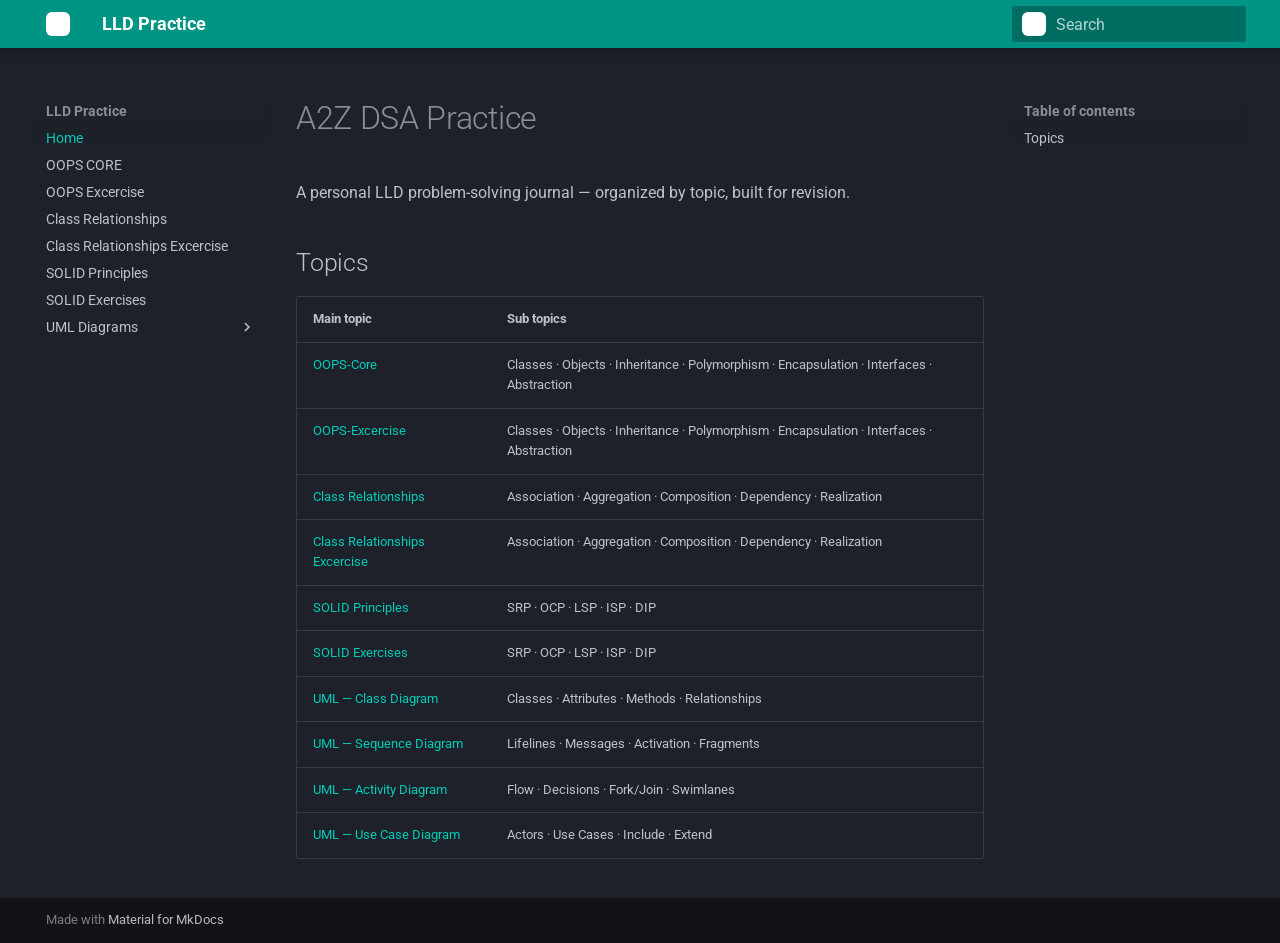
<file: index.html>
<!doctype html>
<html lang="en" class="no-js">
  <head>
    
      <meta charset="utf-8">
      <meta name="viewport" content="width=device-width,initial-scale=1">
      
      
      
      
      
        <link rel="next" href="classes/">
      
      
        
      
      
      <link rel="icon" href="assets/images/favicon.png">
      <meta name="generator" content="mkdocs-1.6.1, mkdocs-material-9.7.6">
    
    
      
        <title>LLD Practice</title>
      
    
    
      <link rel="stylesheet" href="assets/stylesheets/main.484c7ddc.min.css">
      
        
        <link rel="stylesheet" href="assets/stylesheets/palette.ab4e12ef.min.css">
      
      


    
    
      
    
    
      
        
        
        <link rel="preconnect" href="https://fonts.gstatic.com" crossorigin>
        <link rel="stylesheet" href="https://fonts.googleapis.com/css?family=Roboto:300,300i,400,400i,700,700i%7CRoboto+Mono:400,400i,700,700i&display=fallback">
        <style>:root{--md-text-font:"Roboto";--md-code-font:"Roboto Mono"}</style>
      
    
    
      <link rel="stylesheet" href="css/extra.css">
    
    <script>__md_scope=new URL(".",location),__md_hash=e=>[...e].reduce(((e,_)=>(e<<5)-e+_.charCodeAt(0)),0),__md_get=(e,_=localStorage,t=__md_scope)=>JSON.parse(_.getItem(t.pathname+"."+e)),__md_set=(e,_,t=localStorage,a=__md_scope)=>{try{t.setItem(a.pathname+"."+e,JSON.stringify(_))}catch(e){}}</script>
    
      

    
    
  </head>
  
  
    
    
    
    
    
    <body dir="ltr" data-md-color-scheme="slate" data-md-color-primary="teal" data-md-color-accent="indigo">
  
    
    <input class="md-toggle" data-md-toggle="drawer" type="checkbox" id="__drawer" autocomplete="off">
    <input class="md-toggle" data-md-toggle="search" type="checkbox" id="__search" autocomplete="off">
    <label class="md-overlay" for="__drawer"></label>
    <div data-md-component="skip">
      
        
        <a href="#a2z-dsa-practice" class="md-skip">
          Skip to content
        </a>
      
    </div>
    <div data-md-component="announce">
      
    </div>
    
    
      

  

<header class="md-header md-header--shadow" data-md-component="header">
  <nav class="md-header__inner md-grid" aria-label="Header">
    <a href="." title="LLD Practice" class="md-header__button md-logo" aria-label="LLD Practice" data-md-component="logo">
      
  
  <svg xmlns="http://www.w3.org/2000/svg" viewBox="0 0 24 24"><path d="M12 8a3 3 0 0 0 3-3 3 3 0 0 0-3-3 3 3 0 0 0-3 3 3 3 0 0 0 3 3m0 3.54C9.64 9.35 6.5 8 3 8v11c3.5 0 6.64 1.35 9 3.54 2.36-2.19 5.5-3.54 9-3.54V8c-3.5 0-6.64 1.35-9 3.54"/></svg>

    </a>
    <label class="md-header__button md-icon" for="__drawer">
      
      <svg xmlns="http://www.w3.org/2000/svg" viewBox="0 0 24 24"><path d="M3 6h18v2H3zm0 5h18v2H3zm0 5h18v2H3z"/></svg>
    </label>
    <div class="md-header__title" data-md-component="header-title">
      <div class="md-header__ellipsis">
        <div class="md-header__topic">
          <span class="md-ellipsis">
            LLD Practice
          </span>
        </div>
        <div class="md-header__topic" data-md-component="header-topic">
          <span class="md-ellipsis">
            
              Home
            
          </span>
        </div>
      </div>
    </div>
    
      
    
    
    
    
      
      
        <label class="md-header__button md-icon" for="__search">
          
          <svg xmlns="http://www.w3.org/2000/svg" viewBox="0 0 24 24"><path d="M9.5 3A6.5 6.5 0 0 1 16 9.5c0 1.61-.59 3.09-1.56 4.23l.27.27h.79l5 5-1.5 1.5-5-5v-.79l-.27-.27A6.52 6.52 0 0 1 9.5 16 6.5 6.5 0 0 1 3 9.5 6.5 6.5 0 0 1 9.5 3m0 2C7 5 5 7 5 9.5S7 14 9.5 14 14 12 14 9.5 12 5 9.5 5"/></svg>
        </label>
        <div class="md-search" data-md-component="search" role="dialog">
  <label class="md-search__overlay" for="__search"></label>
  <div class="md-search__inner" role="search">
    <form class="md-search__form" name="search">
      <input type="text" class="md-search__input" name="query" aria-label="Search" placeholder="Search" autocapitalize="off" autocorrect="off" autocomplete="off" spellcheck="false" data-md-component="search-query" required>
      <label class="md-search__icon md-icon" for="__search">
        
        <svg xmlns="http://www.w3.org/2000/svg" viewBox="0 0 24 24"><path d="M9.5 3A6.5 6.5 0 0 1 16 9.5c0 1.61-.59 3.09-1.56 4.23l.27.27h.79l5 5-1.5 1.5-5-5v-.79l-.27-.27A6.52 6.52 0 0 1 9.5 16 6.5 6.5 0 0 1 3 9.5 6.5 6.5 0 0 1 9.5 3m0 2C7 5 5 7 5 9.5S7 14 9.5 14 14 12 14 9.5 12 5 9.5 5"/></svg>
        
        <svg xmlns="http://www.w3.org/2000/svg" viewBox="0 0 24 24"><path d="M20 11v2H8l5.5 5.5-1.42 1.42L4.16 12l7.92-7.92L13.5 5.5 8 11z"/></svg>
      </label>
      <nav class="md-search__options" aria-label="Search">
        
        <button type="reset" class="md-search__icon md-icon" title="Clear" aria-label="Clear" tabindex="-1">
          
          <svg xmlns="http://www.w3.org/2000/svg" viewBox="0 0 24 24"><path d="M19 6.41 17.59 5 12 10.59 6.41 5 5 6.41 10.59 12 5 17.59 6.41 19 12 13.41 17.59 19 19 17.59 13.41 12z"/></svg>
        </button>
      </nav>
      
    </form>
    <div class="md-search__output">
      <div class="md-search__scrollwrap" tabindex="0" data-md-scrollfix>
        <div class="md-search-result" data-md-component="search-result">
          <div class="md-search-result__meta">
            Initializing search
          </div>
          <ol class="md-search-result__list" role="presentation"></ol>
        </div>
      </div>
    </div>
  </div>
</div>
      
    
    
  </nav>
  
</header>
    
    <div class="md-container" data-md-component="container">
      
      
        
          
        
      
      <main class="md-main" data-md-component="main">
        <div class="md-main__inner md-grid">
          
            
              
              <div class="md-sidebar md-sidebar--primary" data-md-component="sidebar" data-md-type="navigation" >
                <div class="md-sidebar__scrollwrap">
                  <div class="md-sidebar__inner">
                    



<nav class="md-nav md-nav--primary" aria-label="Navigation" data-md-level="0">
  <label class="md-nav__title" for="__drawer">
    <a href="." title="LLD Practice" class="md-nav__button md-logo" aria-label="LLD Practice" data-md-component="logo">
      
  
  <svg xmlns="http://www.w3.org/2000/svg" viewBox="0 0 24 24"><path d="M12 8a3 3 0 0 0 3-3 3 3 0 0 0-3-3 3 3 0 0 0-3 3 3 3 0 0 0 3 3m0 3.54C9.64 9.35 6.5 8 3 8v11c3.5 0 6.64 1.35 9 3.54 2.36-2.19 5.5-3.54 9-3.54V8c-3.5 0-6.64 1.35-9 3.54"/></svg>

    </a>
    LLD Practice
  </label>
  
  <ul class="md-nav__list" data-md-scrollfix>
    
      
      
  
  
    
  
  
  
    <li class="md-nav__item md-nav__item--active">
      
      <input class="md-nav__toggle md-toggle" type="checkbox" id="__toc">
      
      
        
      
      
        <label class="md-nav__link md-nav__link--active" for="__toc">
          
  
  
  <span class="md-ellipsis">
    
  
    Home
  

    
  </span>
  
  

          <span class="md-nav__icon md-icon"></span>
        </label>
      
      <a href="." class="md-nav__link md-nav__link--active">
        
  
  
  <span class="md-ellipsis">
    
  
    Home
  

    
  </span>
  
  

      </a>
      
        

<nav class="md-nav md-nav--secondary" aria-label="Table of contents">
  
  
  
    
  
  
    <label class="md-nav__title" for="__toc">
      <span class="md-nav__icon md-icon"></span>
      Table of contents
    </label>
    <ul class="md-nav__list" data-md-component="toc" data-md-scrollfix>
      
        <li class="md-nav__item">
  <a href="#topics" class="md-nav__link">
    <span class="md-ellipsis">
      
        Topics
      
    </span>
  </a>
  
</li>
      
    </ul>
  
</nav>
      
    </li>
  

    
      
      
  
  
  
  
    <li class="md-nav__item">
      <a href="classes/" class="md-nav__link">
        
  
  
  <span class="md-ellipsis">
    
  
    OOPS CORE
  

    
  </span>
  
  

      </a>
    </li>
  

    
      
      
  
  
  
  
    <li class="md-nav__item">
      <a href="classes-excercise/" class="md-nav__link">
        
  
  
  <span class="md-ellipsis">
    
  
    OOPS Excercise
  

    
  </span>
  
  

      </a>
    </li>
  

    
      
      
  
  
  
  
    <li class="md-nav__item">
      <a href="classrelationships/" class="md-nav__link">
        
  
  
  <span class="md-ellipsis">
    
  
    Class Relationships
  

    
  </span>
  
  

      </a>
    </li>
  

    
      
      
  
  
  
  
    <li class="md-nav__item">
      <a href="classrelationships-excercise/" class="md-nav__link">
        
  
  
  <span class="md-ellipsis">
    
  
    Class Relationships Excercise
  

    
  </span>
  
  

      </a>
    </li>
  

    
      
      
  
  
  
  
    <li class="md-nav__item">
      <a href="solid/" class="md-nav__link">
        
  
  
  <span class="md-ellipsis">
    
  
    SOLID Principles
  

    
  </span>
  
  

      </a>
    </li>
  

    
      
      
  
  
  
  
    <li class="md-nav__item">
      <a href="solid-excercise/" class="md-nav__link">
        
  
  
  <span class="md-ellipsis">
    
  
    SOLID Exercises
  

    
  </span>
  
  

      </a>
    </li>
  

    
      
      
  
  
  
  
    
    
    
    
    
    <li class="md-nav__item md-nav__item--nested">
      
        
        
        <input class="md-nav__toggle md-toggle " type="checkbox" id="__nav_8" >
        
          
          <label class="md-nav__link" for="__nav_8" id="__nav_8_label" tabindex="0">
            
  
  
  <span class="md-ellipsis">
    
  
    UML Diagrams
  

    
  </span>
  
  

            <span class="md-nav__icon md-icon"></span>
          </label>
        
        <nav class="md-nav" data-md-level="1" aria-labelledby="__nav_8_label" aria-expanded="false">
          <label class="md-nav__title" for="__nav_8">
            <span class="md-nav__icon md-icon"></span>
            
  
    UML Diagrams
  

          </label>
          <ul class="md-nav__list" data-md-scrollfix>
            
              
                
  
  
  
  
    <li class="md-nav__item">
      <a href="uml-class-diagram/" class="md-nav__link">
        
  
  
  <span class="md-ellipsis">
    
  
    Class Diagram
  

    
  </span>
  
  

      </a>
    </li>
  

              
            
              
                
  
  
  
  
    <li class="md-nav__item">
      <a href="uml-sequence-diagram/" class="md-nav__link">
        
  
  
  <span class="md-ellipsis">
    
  
    Sequence Diagram
  

    
  </span>
  
  

      </a>
    </li>
  

              
            
              
                
  
  
  
  
    <li class="md-nav__item">
      <a href="uml-activity-diagram/" class="md-nav__link">
        
  
  
  <span class="md-ellipsis">
    
  
    Activity Diagram
  

    
  </span>
  
  

      </a>
    </li>
  

              
            
              
                
  
  
  
  
    <li class="md-nav__item">
      <a href="uml-usecase-diagram/" class="md-nav__link">
        
  
  
  <span class="md-ellipsis">
    
  
    Use Case Diagram
  

    
  </span>
  
  

      </a>
    </li>
  

              
            
              
                
  
  
  
  
    <li class="md-nav__item">
      <a href="uml-state-diagram/" class="md-nav__link">
        
  
  
  <span class="md-ellipsis">
    
  
    State Diagram
  

    
  </span>
  
  

      </a>
    </li>
  

              
            
          </ul>
        </nav>
      
    </li>
  

    
  </ul>
</nav>
                  </div>
                </div>
              </div>
            
            
              
              <div class="md-sidebar md-sidebar--secondary" data-md-component="sidebar" data-md-type="toc" >
                <div class="md-sidebar__scrollwrap">
                  <div class="md-sidebar__inner">
                    

<nav class="md-nav md-nav--secondary" aria-label="Table of contents">
  
  
  
    
  
  
    <label class="md-nav__title" for="__toc">
      <span class="md-nav__icon md-icon"></span>
      Table of contents
    </label>
    <ul class="md-nav__list" data-md-component="toc" data-md-scrollfix>
      
        <li class="md-nav__item">
  <a href="#topics" class="md-nav__link">
    <span class="md-ellipsis">
      
        Topics
      
    </span>
  </a>
  
</li>
      
    </ul>
  
</nav>
                  </div>
                </div>
              </div>
            
          
          
            <div class="md-content" data-md-component="content">
              
              <article class="md-content__inner md-typeset">
                
                  



<h1 id="a2z-dsa-practice">A2Z DSA Practice</h1>
<p>A personal LLD problem-solving journal — organized by topic, built for revision.</p>
<h2 id="topics">Topics</h2>
<table>
<thead>
<tr>
<th>Main topic</th>
<th>Sub topics</th>
</tr>
</thead>
<tbody>
<tr>
<td><a href="classes/">OOPS-Core</a></td>
<td>Classes · Objects · Inheritance · Polymorphism · Encapsulation · Interfaces · Abstraction</td>
</tr>
<tr>
<td><a href="classes-excercise/">OOPS-Excercise</a></td>
<td>Classes · Objects · Inheritance · Polymorphism · Encapsulation · Interfaces · Abstraction</td>
</tr>
<tr>
<td><a href="classrelationships/">Class Relationships</a></td>
<td>Association · Aggregation · Composition · Dependency · Realization</td>
</tr>
<tr>
<td><a href="classrelationships-excercise/">Class Relationships Excercise</a></td>
<td>Association · Aggregation · Composition · Dependency · Realization</td>
</tr>
<tr>
<td><a href="solid/">SOLID Principles</a></td>
<td>SRP · OCP · LSP · ISP · DIP</td>
</tr>
<tr>
<td><a href="solid-excercise/">SOLID Exercises</a></td>
<td>SRP · OCP · LSP · ISP · DIP</td>
</tr>
<tr>
<td><a href="uml-class-diagram/">UML — Class Diagram</a></td>
<td>Classes · Attributes · Methods · Relationships</td>
</tr>
<tr>
<td><a href="uml-sequence-diagram/">UML — Sequence Diagram</a></td>
<td>Lifelines · Messages · Activation · Fragments</td>
</tr>
<tr>
<td><a href="uml-activity-diagram/">UML — Activity Diagram</a></td>
<td>Flow · Decisions · Fork/Join · Swimlanes</td>
</tr>
<tr>
<td><a href="uml-usecase-diagram/">UML — Use Case Diagram</a></td>
<td>Actors · Use Cases · Include · Extend</td>
</tr>
</tbody>
</table>












                
              </article>
            </div>
          
          
<script>var target=document.getElementById(location.hash.slice(1));target&&target.name&&(target.checked=target.name.startsWith("__tabbed_"))</script>
        </div>
        
      </main>
      
        <footer class="md-footer">
  
  <div class="md-footer-meta md-typeset">
    <div class="md-footer-meta__inner md-grid">
      <div class="md-copyright">
  
  
    Made with
    <a href="https://squidfunk.github.io/mkdocs-material/" target="_blank" rel="noopener">
      Material for MkDocs
    </a>
  
</div>
      
    </div>
  </div>
</footer>
      
    </div>
    <div class="md-dialog" data-md-component="dialog">
      <div class="md-dialog__inner md-typeset"></div>
    </div>
    
    
    
      
      
      <script id="__config" type="application/json">{"annotate": null, "base": ".", "features": ["content.code.copy"], "search": "assets/javascripts/workers/search.2c215733.min.js", "tags": null, "translations": {"clipboard.copied": "Copied to clipboard", "clipboard.copy": "Copy to clipboard", "search.result.more.one": "1 more on this page", "search.result.more.other": "# more on this page", "search.result.none": "No matching documents", "search.result.one": "1 matching document", "search.result.other": "# matching documents", "search.result.placeholder": "Type to start searching", "search.result.term.missing": "Missing", "select.version": "Select version"}, "version": null}</script>
    
    
      <script src="assets/javascripts/bundle.79ae519e.min.js"></script>
      
    
  </body>
</html>
</file>
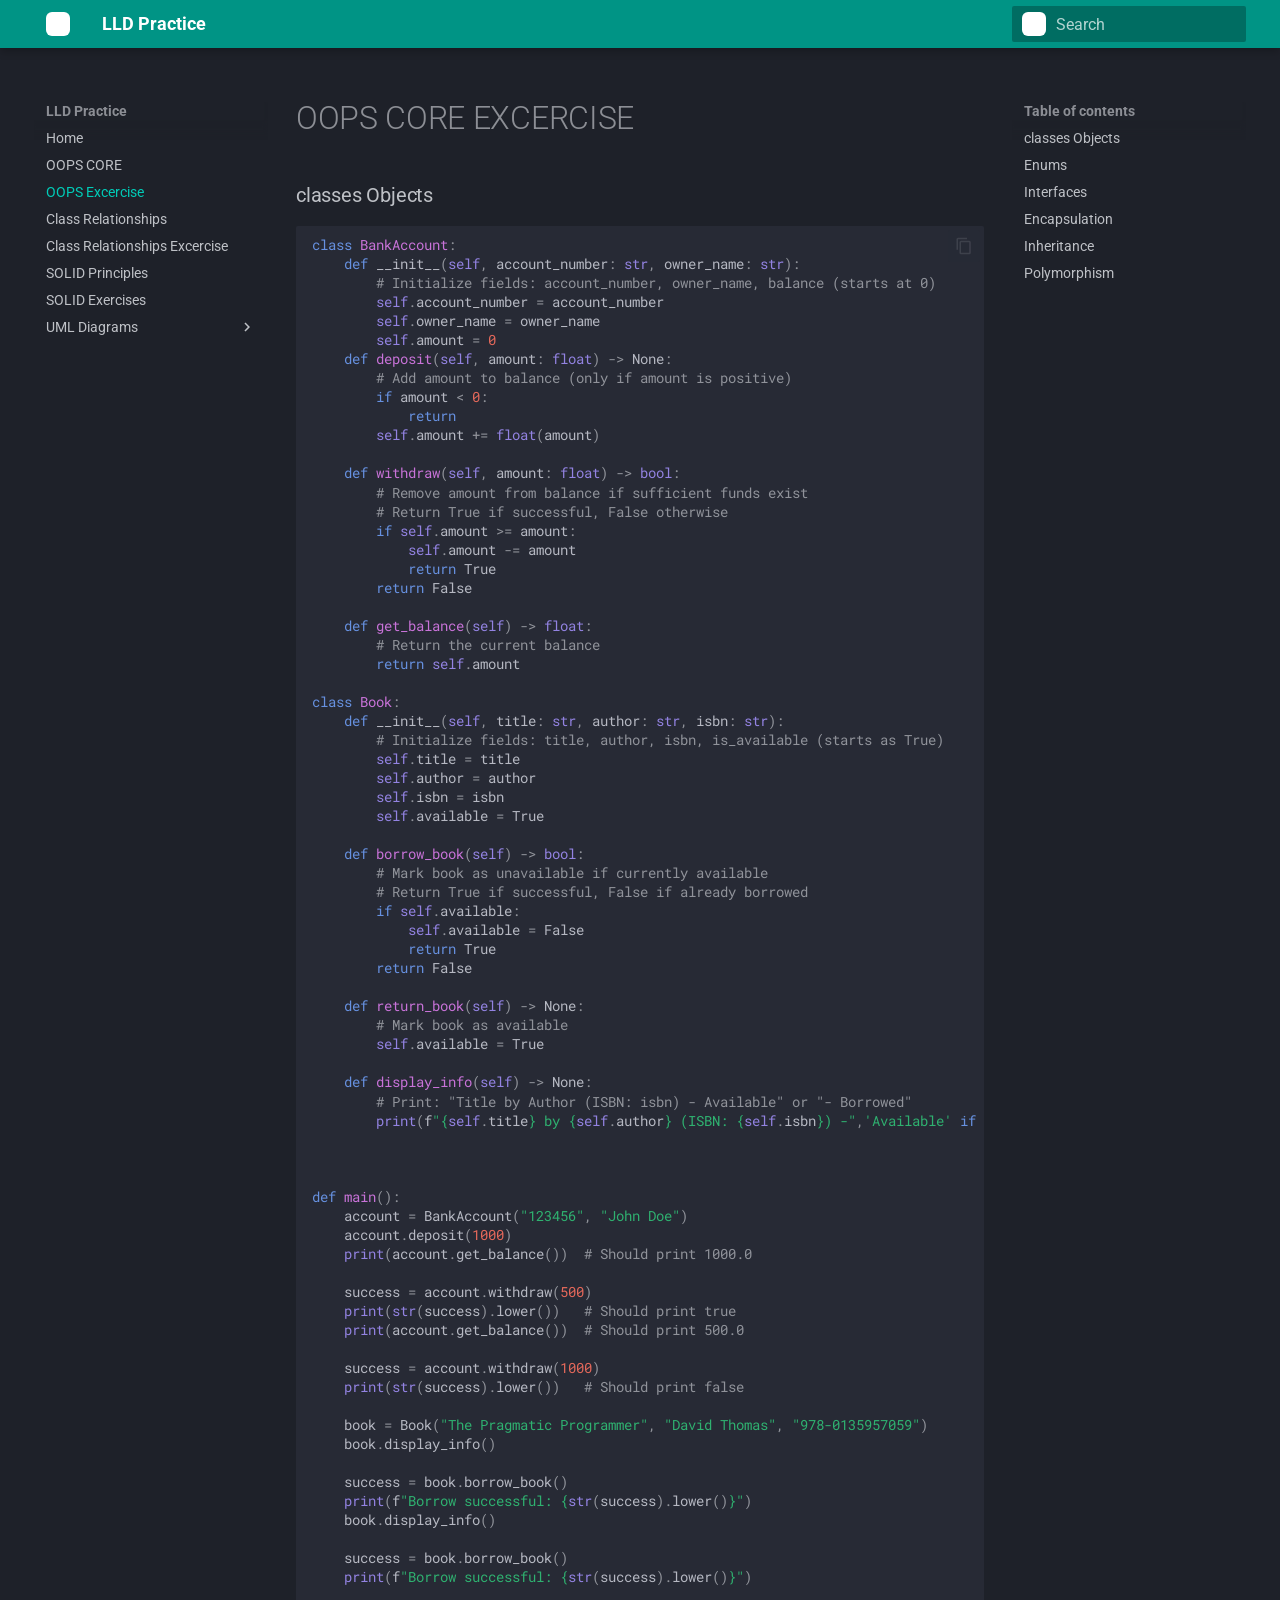
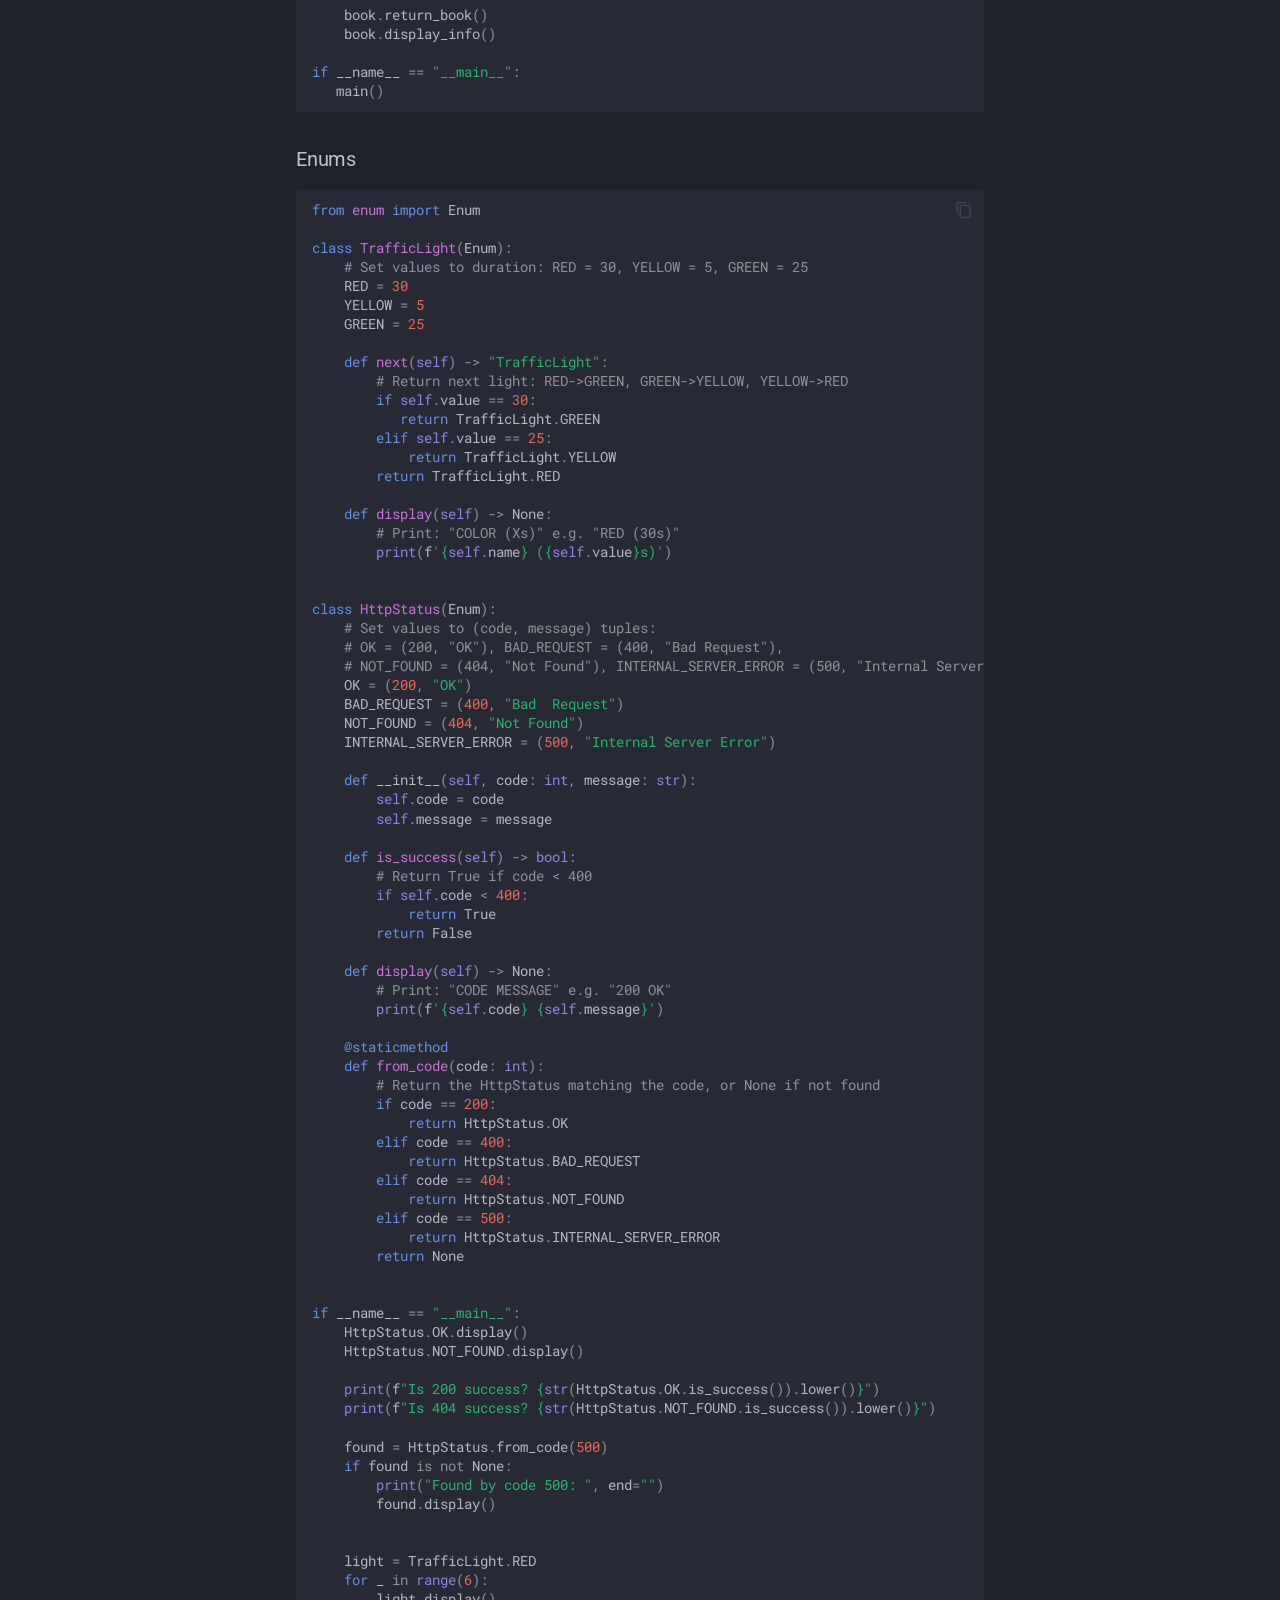
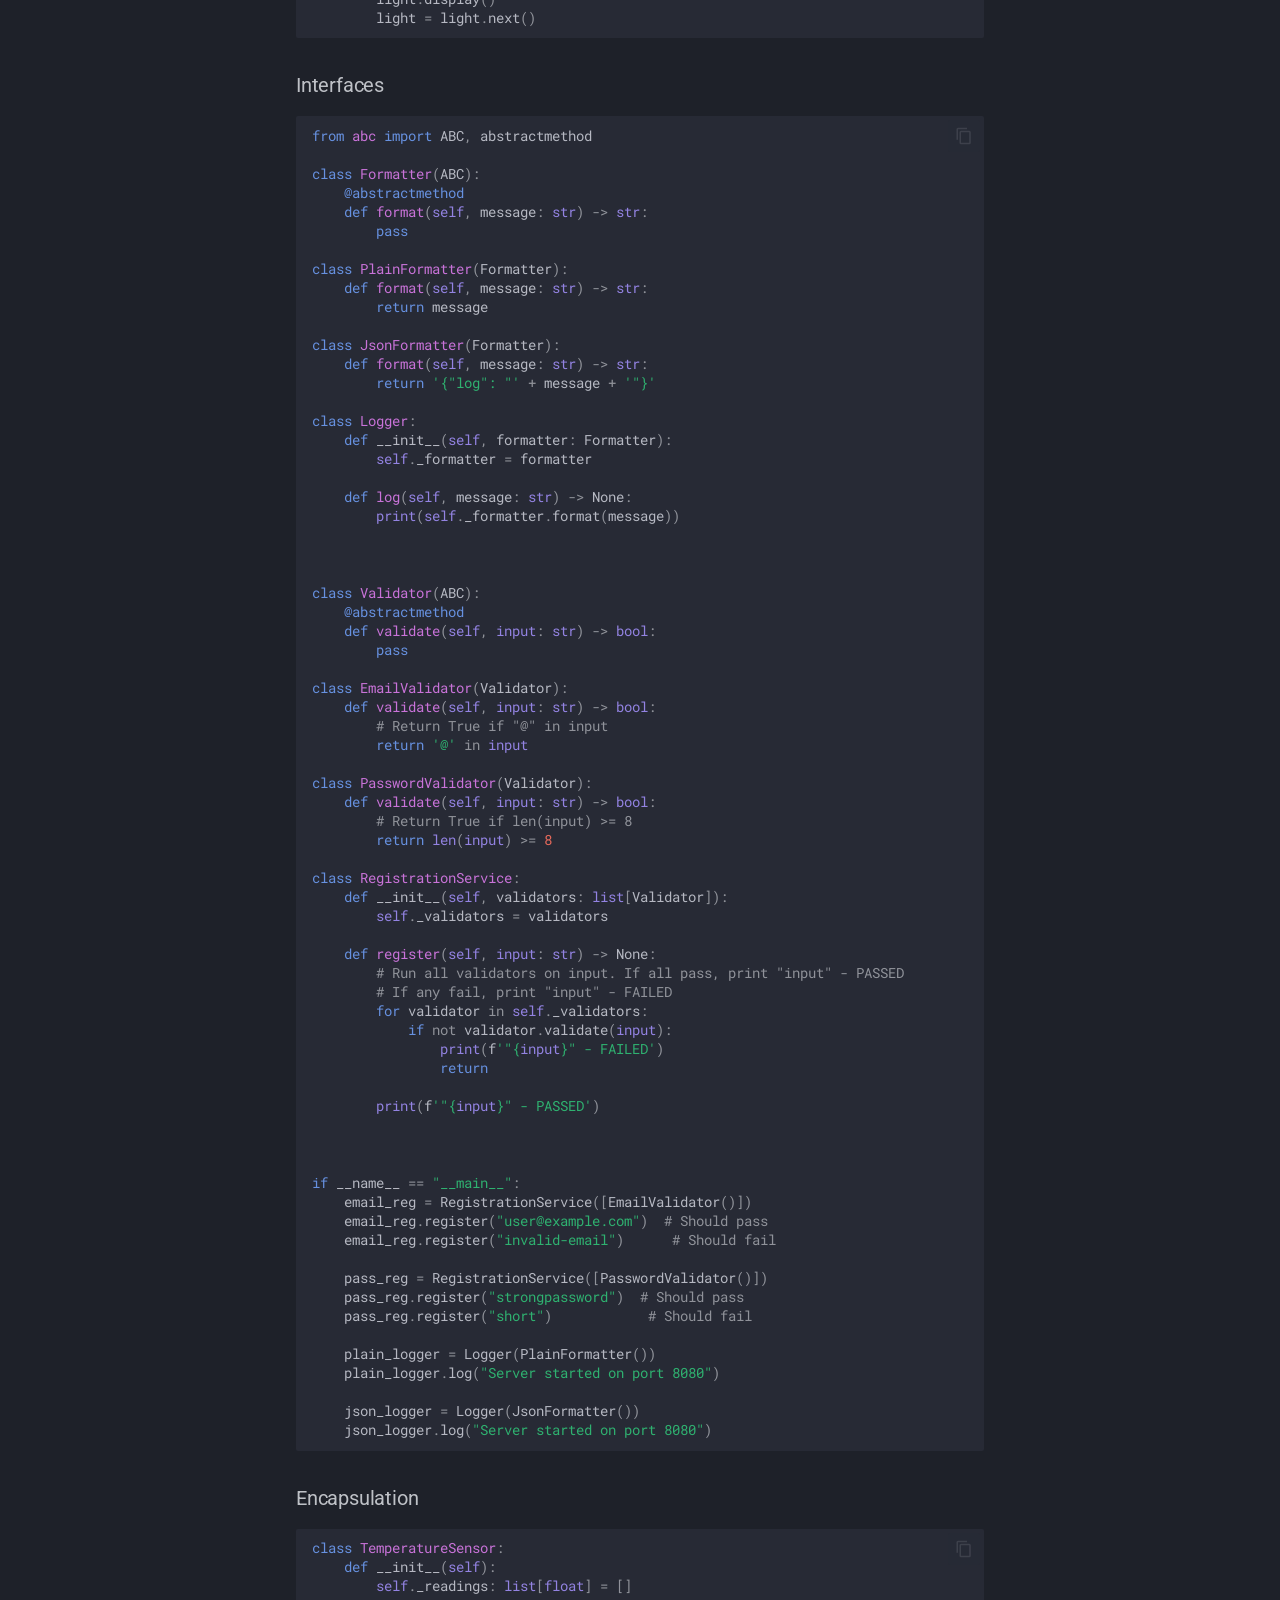
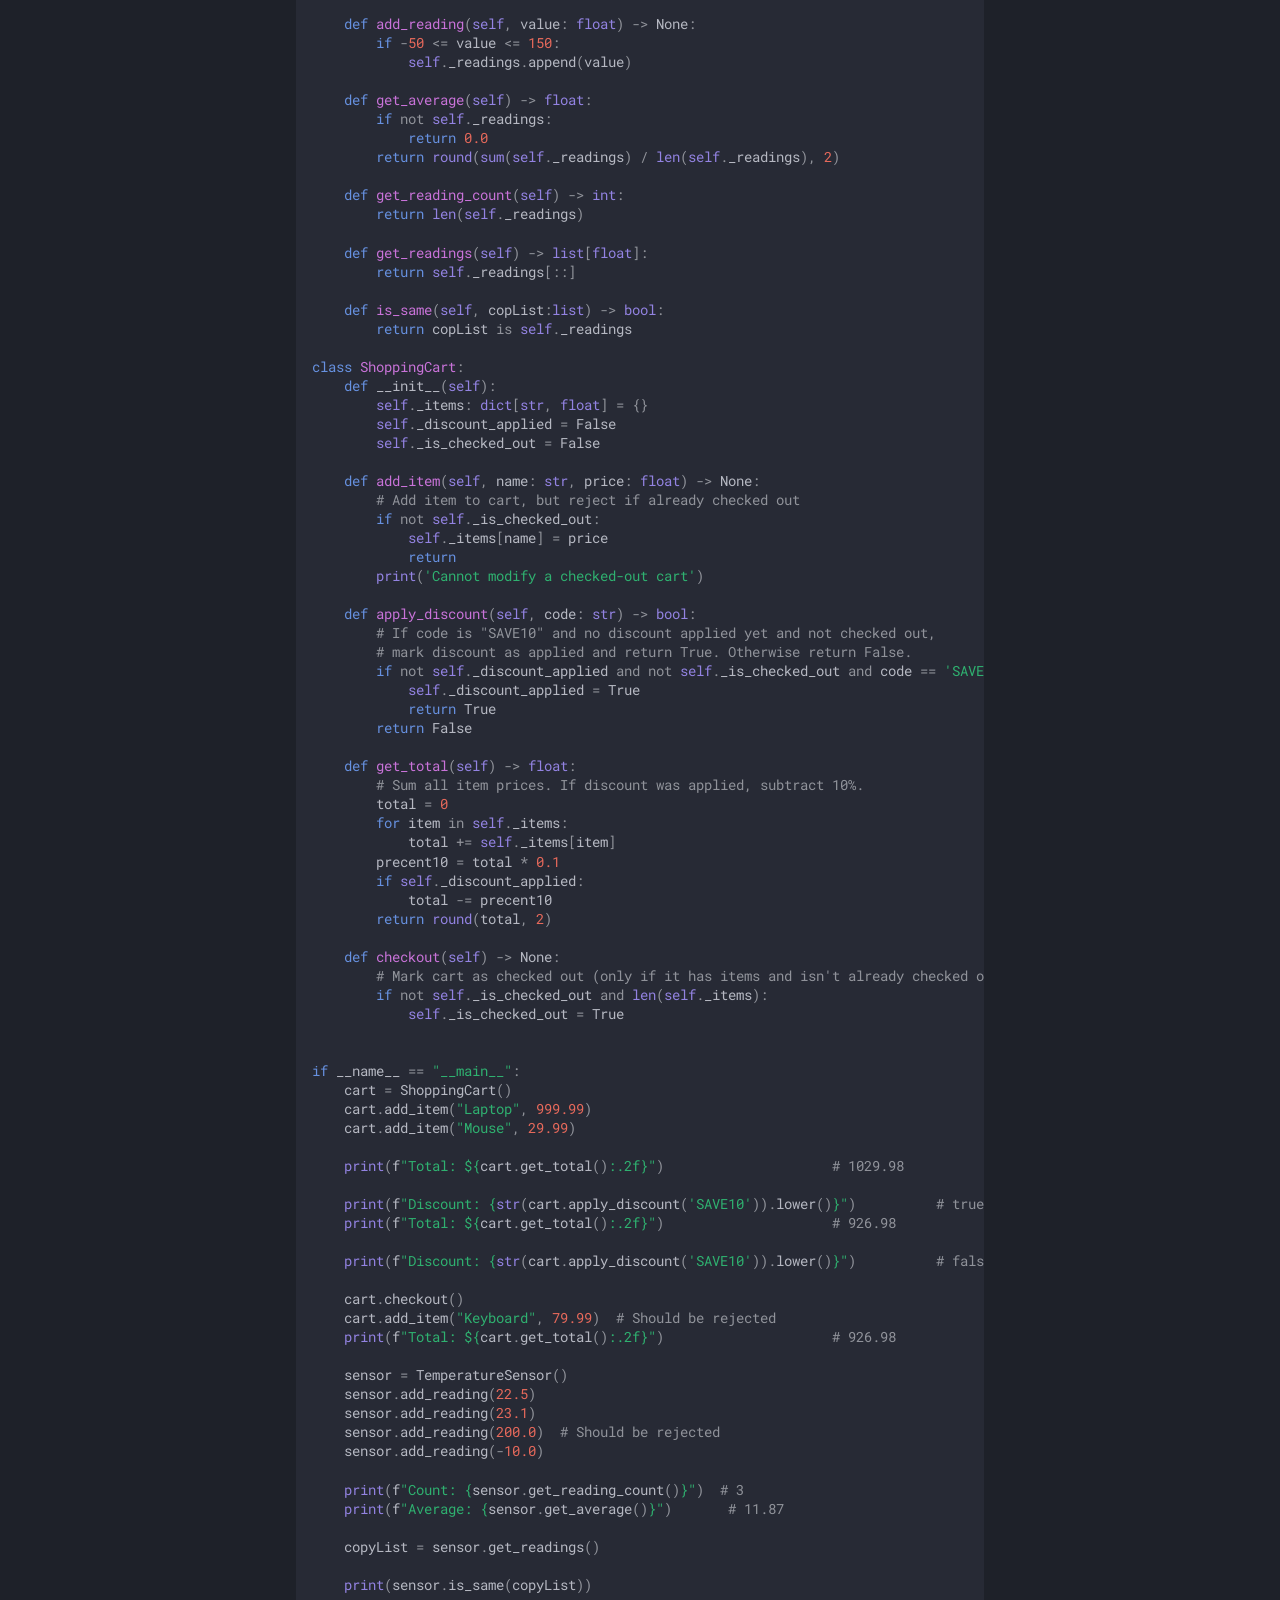
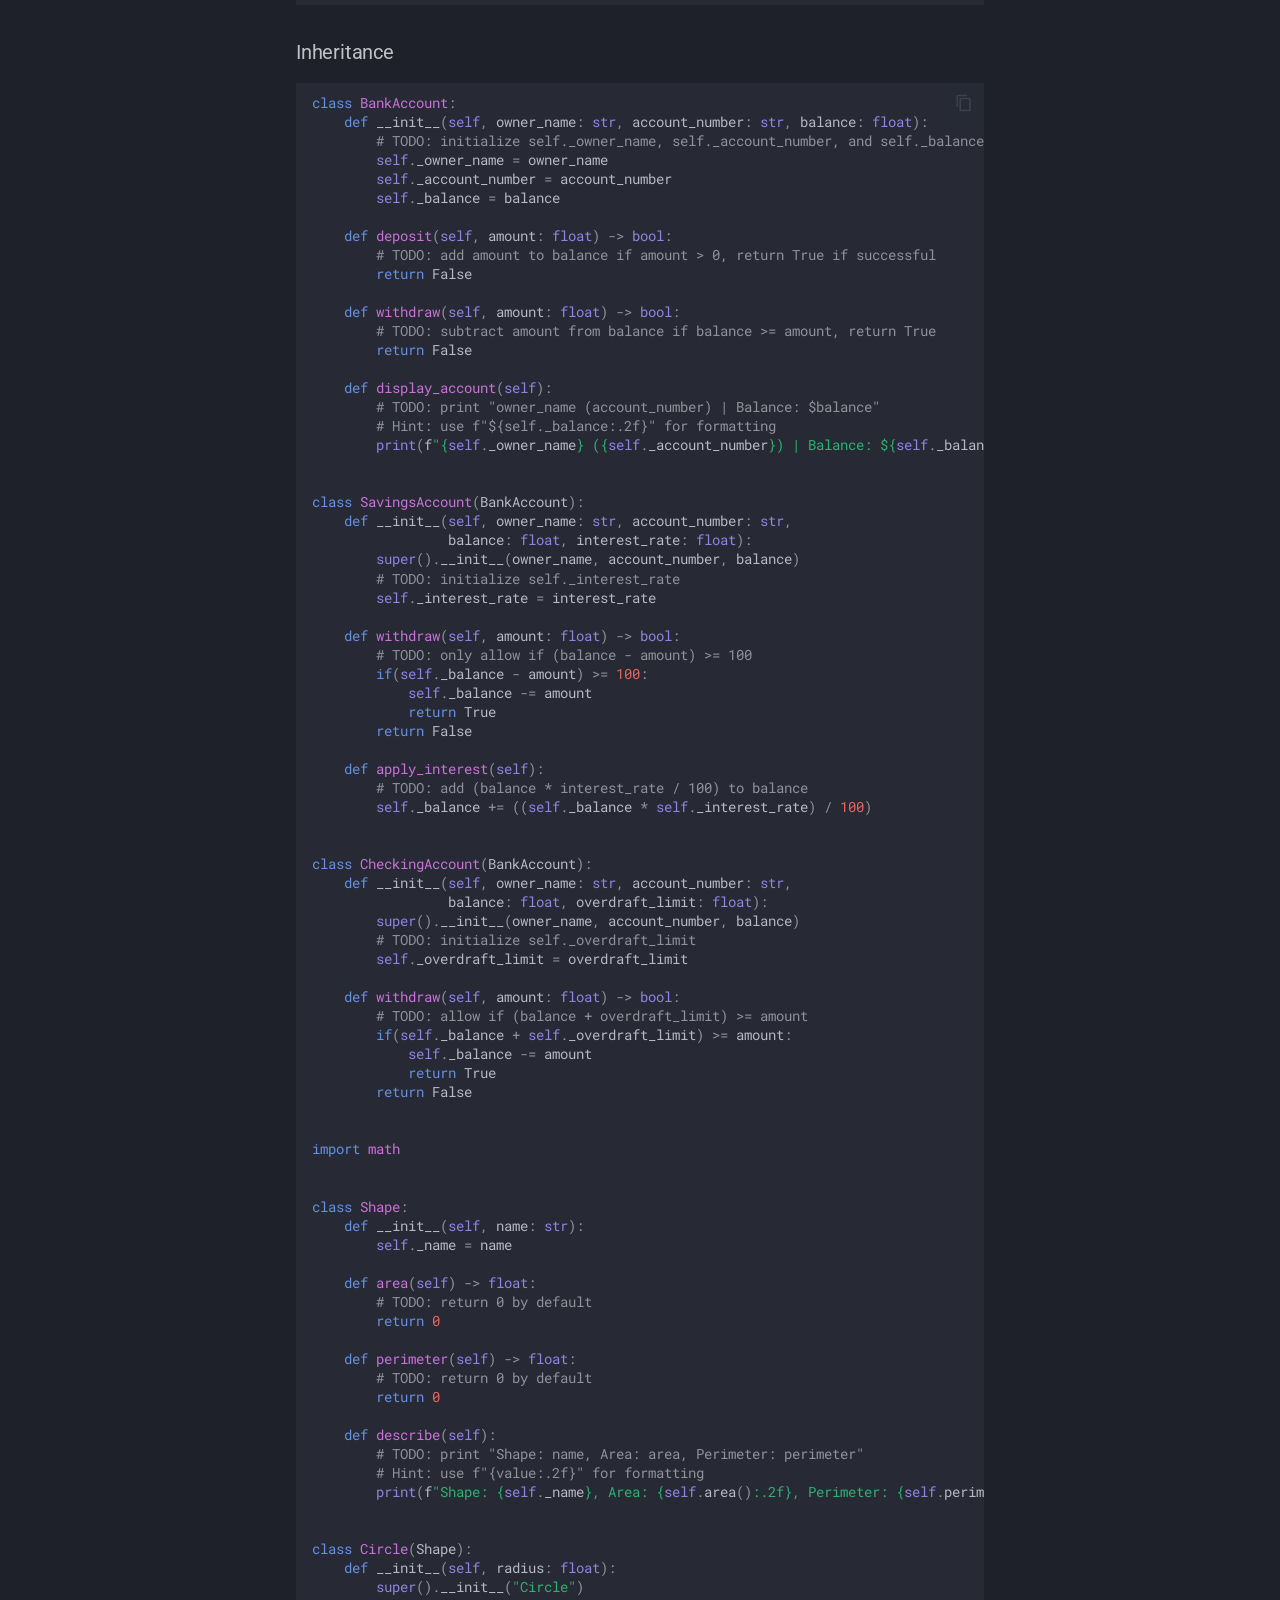
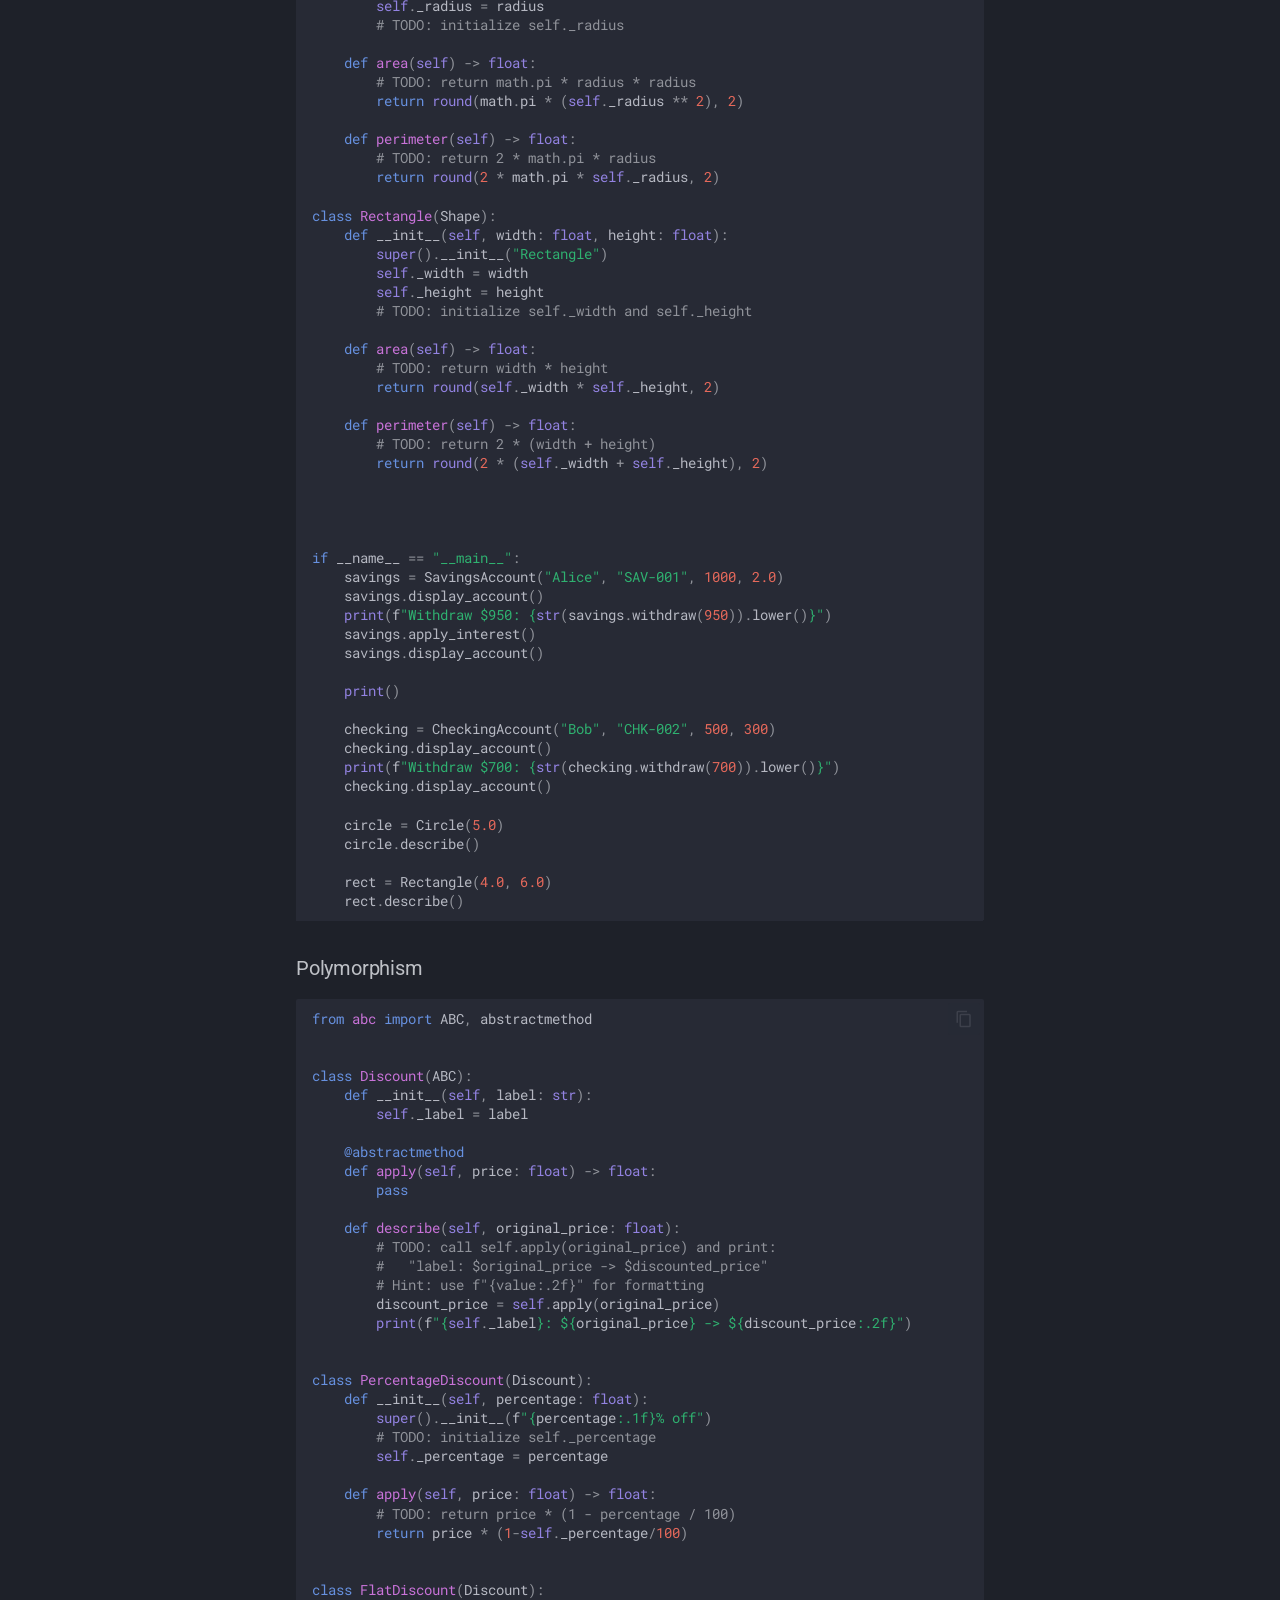
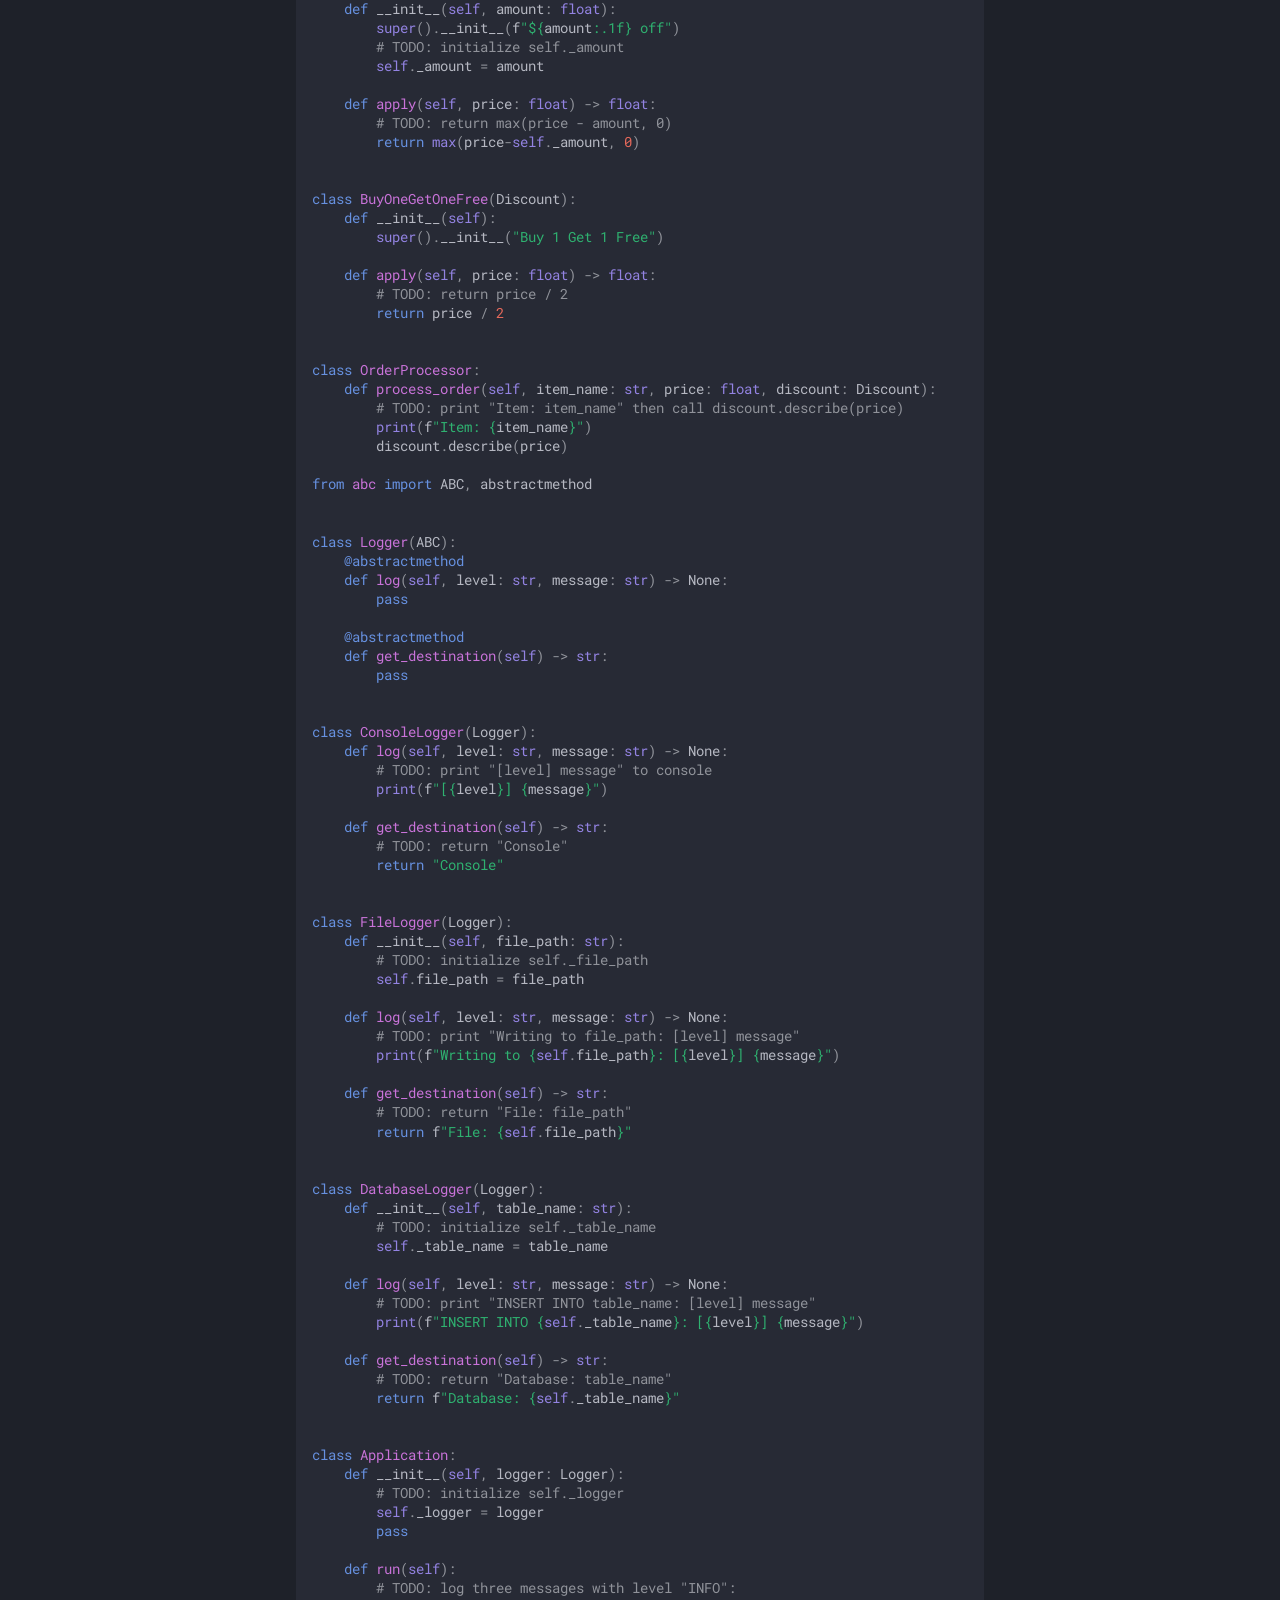
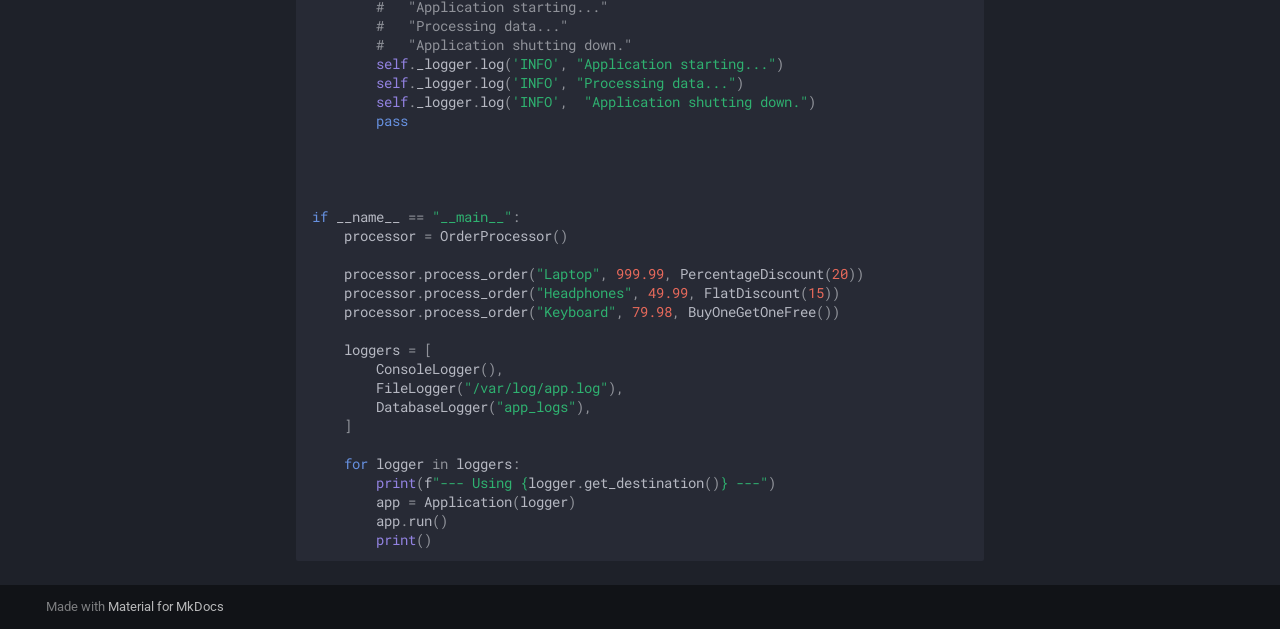
<file: classes-excercise/index.html>
<!doctype html>
<html lang="en" class="no-js">
  <head>
    
      <meta charset="utf-8">
      <meta name="viewport" content="width=device-width,initial-scale=1">
      
      
      
      
        <link rel="prev" href="../classes/">
      
      
        <link rel="next" href="../classrelationships/">
      
      
        
      
      
      <link rel="icon" href="../assets/images/favicon.png">
      <meta name="generator" content="mkdocs-1.6.1, mkdocs-material-9.7.6">
    
    
      
        <title>OOPS Excercise - LLD Practice</title>
      
    
    
      <link rel="stylesheet" href="../assets/stylesheets/main.484c7ddc.min.css">
      
        
        <link rel="stylesheet" href="../assets/stylesheets/palette.ab4e12ef.min.css">
      
      


    
    
      
    
    
      
        
        
        <link rel="preconnect" href="https://fonts.gstatic.com" crossorigin>
        <link rel="stylesheet" href="https://fonts.googleapis.com/css?family=Roboto:300,300i,400,400i,700,700i%7CRoboto+Mono:400,400i,700,700i&display=fallback">
        <style>:root{--md-text-font:"Roboto";--md-code-font:"Roboto Mono"}</style>
      
    
    
      <link rel="stylesheet" href="../css/extra.css">
    
    <script>__md_scope=new URL("..",location),__md_hash=e=>[...e].reduce(((e,_)=>(e<<5)-e+_.charCodeAt(0)),0),__md_get=(e,_=localStorage,t=__md_scope)=>JSON.parse(_.getItem(t.pathname+"."+e)),__md_set=(e,_,t=localStorage,a=__md_scope)=>{try{t.setItem(a.pathname+"."+e,JSON.stringify(_))}catch(e){}}</script>
    
      

    
    
  </head>
  
  
    
    
    
    
    
    <body dir="ltr" data-md-color-scheme="slate" data-md-color-primary="teal" data-md-color-accent="indigo">
  
    
    <input class="md-toggle" data-md-toggle="drawer" type="checkbox" id="__drawer" autocomplete="off">
    <input class="md-toggle" data-md-toggle="search" type="checkbox" id="__search" autocomplete="off">
    <label class="md-overlay" for="__drawer"></label>
    <div data-md-component="skip">
      
        
        <a href="#oops-core-excercise" class="md-skip">
          Skip to content
        </a>
      
    </div>
    <div data-md-component="announce">
      
    </div>
    
    
      

  

<header class="md-header md-header--shadow" data-md-component="header">
  <nav class="md-header__inner md-grid" aria-label="Header">
    <a href=".." title="LLD Practice" class="md-header__button md-logo" aria-label="LLD Practice" data-md-component="logo">
      
  
  <svg xmlns="http://www.w3.org/2000/svg" viewBox="0 0 24 24"><path d="M12 8a3 3 0 0 0 3-3 3 3 0 0 0-3-3 3 3 0 0 0-3 3 3 3 0 0 0 3 3m0 3.54C9.64 9.35 6.5 8 3 8v11c3.5 0 6.64 1.35 9 3.54 2.36-2.19 5.5-3.54 9-3.54V8c-3.5 0-6.64 1.35-9 3.54"/></svg>

    </a>
    <label class="md-header__button md-icon" for="__drawer">
      
      <svg xmlns="http://www.w3.org/2000/svg" viewBox="0 0 24 24"><path d="M3 6h18v2H3zm0 5h18v2H3zm0 5h18v2H3z"/></svg>
    </label>
    <div class="md-header__title" data-md-component="header-title">
      <div class="md-header__ellipsis">
        <div class="md-header__topic">
          <span class="md-ellipsis">
            LLD Practice
          </span>
        </div>
        <div class="md-header__topic" data-md-component="header-topic">
          <span class="md-ellipsis">
            
              OOPS Excercise
            
          </span>
        </div>
      </div>
    </div>
    
      
    
    
    
    
      
      
        <label class="md-header__button md-icon" for="__search">
          
          <svg xmlns="http://www.w3.org/2000/svg" viewBox="0 0 24 24"><path d="M9.5 3A6.5 6.5 0 0 1 16 9.5c0 1.61-.59 3.09-1.56 4.23l.27.27h.79l5 5-1.5 1.5-5-5v-.79l-.27-.27A6.52 6.52 0 0 1 9.5 16 6.5 6.5 0 0 1 3 9.5 6.5 6.5 0 0 1 9.5 3m0 2C7 5 5 7 5 9.5S7 14 9.5 14 14 12 14 9.5 12 5 9.5 5"/></svg>
        </label>
        <div class="md-search" data-md-component="search" role="dialog">
  <label class="md-search__overlay" for="__search"></label>
  <div class="md-search__inner" role="search">
    <form class="md-search__form" name="search">
      <input type="text" class="md-search__input" name="query" aria-label="Search" placeholder="Search" autocapitalize="off" autocorrect="off" autocomplete="off" spellcheck="false" data-md-component="search-query" required>
      <label class="md-search__icon md-icon" for="__search">
        
        <svg xmlns="http://www.w3.org/2000/svg" viewBox="0 0 24 24"><path d="M9.5 3A6.5 6.5 0 0 1 16 9.5c0 1.61-.59 3.09-1.56 4.23l.27.27h.79l5 5-1.5 1.5-5-5v-.79l-.27-.27A6.52 6.52 0 0 1 9.5 16 6.5 6.5 0 0 1 3 9.5 6.5 6.5 0 0 1 9.5 3m0 2C7 5 5 7 5 9.5S7 14 9.5 14 14 12 14 9.5 12 5 9.5 5"/></svg>
        
        <svg xmlns="http://www.w3.org/2000/svg" viewBox="0 0 24 24"><path d="M20 11v2H8l5.5 5.5-1.42 1.42L4.16 12l7.92-7.92L13.5 5.5 8 11z"/></svg>
      </label>
      <nav class="md-search__options" aria-label="Search">
        
        <button type="reset" class="md-search__icon md-icon" title="Clear" aria-label="Clear" tabindex="-1">
          
          <svg xmlns="http://www.w3.org/2000/svg" viewBox="0 0 24 24"><path d="M19 6.41 17.59 5 12 10.59 6.41 5 5 6.41 10.59 12 5 17.59 6.41 19 12 13.41 17.59 19 19 17.59 13.41 12z"/></svg>
        </button>
      </nav>
      
    </form>
    <div class="md-search__output">
      <div class="md-search__scrollwrap" tabindex="0" data-md-scrollfix>
        <div class="md-search-result" data-md-component="search-result">
          <div class="md-search-result__meta">
            Initializing search
          </div>
          <ol class="md-search-result__list" role="presentation"></ol>
        </div>
      </div>
    </div>
  </div>
</div>
      
    
    
  </nav>
  
</header>
    
    <div class="md-container" data-md-component="container">
      
      
        
          
        
      
      <main class="md-main" data-md-component="main">
        <div class="md-main__inner md-grid">
          
            
              
              <div class="md-sidebar md-sidebar--primary" data-md-component="sidebar" data-md-type="navigation" >
                <div class="md-sidebar__scrollwrap">
                  <div class="md-sidebar__inner">
                    



<nav class="md-nav md-nav--primary" aria-label="Navigation" data-md-level="0">
  <label class="md-nav__title" for="__drawer">
    <a href=".." title="LLD Practice" class="md-nav__button md-logo" aria-label="LLD Practice" data-md-component="logo">
      
  
  <svg xmlns="http://www.w3.org/2000/svg" viewBox="0 0 24 24"><path d="M12 8a3 3 0 0 0 3-3 3 3 0 0 0-3-3 3 3 0 0 0-3 3 3 3 0 0 0 3 3m0 3.54C9.64 9.35 6.5 8 3 8v11c3.5 0 6.64 1.35 9 3.54 2.36-2.19 5.5-3.54 9-3.54V8c-3.5 0-6.64 1.35-9 3.54"/></svg>

    </a>
    LLD Practice
  </label>
  
  <ul class="md-nav__list" data-md-scrollfix>
    
      
      
  
  
  
  
    <li class="md-nav__item">
      <a href=".." class="md-nav__link">
        
  
  
  <span class="md-ellipsis">
    
  
    Home
  

    
  </span>
  
  

      </a>
    </li>
  

    
      
      
  
  
  
  
    <li class="md-nav__item">
      <a href="../classes/" class="md-nav__link">
        
  
  
  <span class="md-ellipsis">
    
  
    OOPS CORE
  

    
  </span>
  
  

      </a>
    </li>
  

    
      
      
  
  
    
  
  
  
    <li class="md-nav__item md-nav__item--active">
      
      <input class="md-nav__toggle md-toggle" type="checkbox" id="__toc">
      
      
        
      
      
        <label class="md-nav__link md-nav__link--active" for="__toc">
          
  
  
  <span class="md-ellipsis">
    
  
    OOPS Excercise
  

    
  </span>
  
  

          <span class="md-nav__icon md-icon"></span>
        </label>
      
      <a href="./" class="md-nav__link md-nav__link--active">
        
  
  
  <span class="md-ellipsis">
    
  
    OOPS Excercise
  

    
  </span>
  
  

      </a>
      
        

<nav class="md-nav md-nav--secondary" aria-label="Table of contents">
  
  
  
    
  
  
    <label class="md-nav__title" for="__toc">
      <span class="md-nav__icon md-icon"></span>
      Table of contents
    </label>
    <ul class="md-nav__list" data-md-component="toc" data-md-scrollfix>
      
        <li class="md-nav__item">
  <a href="#classes-objects" class="md-nav__link">
    <span class="md-ellipsis">
      
        classes Objects
      
    </span>
  </a>
  
</li>
      
        <li class="md-nav__item">
  <a href="#enums" class="md-nav__link">
    <span class="md-ellipsis">
      
        Enums
      
    </span>
  </a>
  
</li>
      
        <li class="md-nav__item">
  <a href="#interfaces" class="md-nav__link">
    <span class="md-ellipsis">
      
        Interfaces
      
    </span>
  </a>
  
</li>
      
        <li class="md-nav__item">
  <a href="#encapsulation" class="md-nav__link">
    <span class="md-ellipsis">
      
        Encapsulation
      
    </span>
  </a>
  
</li>
      
        <li class="md-nav__item">
  <a href="#inheritance" class="md-nav__link">
    <span class="md-ellipsis">
      
        Inheritance
      
    </span>
  </a>
  
</li>
      
        <li class="md-nav__item">
  <a href="#polymorphism" class="md-nav__link">
    <span class="md-ellipsis">
      
        Polymorphism
      
    </span>
  </a>
  
</li>
      
    </ul>
  
</nav>
      
    </li>
  

    
      
      
  
  
  
  
    <li class="md-nav__item">
      <a href="../classrelationships/" class="md-nav__link">
        
  
  
  <span class="md-ellipsis">
    
  
    Class Relationships
  

    
  </span>
  
  

      </a>
    </li>
  

    
      
      
  
  
  
  
    <li class="md-nav__item">
      <a href="../classrelationships-excercise/" class="md-nav__link">
        
  
  
  <span class="md-ellipsis">
    
  
    Class Relationships Excercise
  

    
  </span>
  
  

      </a>
    </li>
  

    
      
      
  
  
  
  
    <li class="md-nav__item">
      <a href="../solid/" class="md-nav__link">
        
  
  
  <span class="md-ellipsis">
    
  
    SOLID Principles
  

    
  </span>
  
  

      </a>
    </li>
  

    
      
      
  
  
  
  
    <li class="md-nav__item">
      <a href="../solid-excercise/" class="md-nav__link">
        
  
  
  <span class="md-ellipsis">
    
  
    SOLID Exercises
  

    
  </span>
  
  

      </a>
    </li>
  

    
      
      
  
  
  
  
    
    
    
    
    
    <li class="md-nav__item md-nav__item--nested">
      
        
        
        <input class="md-nav__toggle md-toggle " type="checkbox" id="__nav_8" >
        
          
          <label class="md-nav__link" for="__nav_8" id="__nav_8_label" tabindex="0">
            
  
  
  <span class="md-ellipsis">
    
  
    UML Diagrams
  

    
  </span>
  
  

            <span class="md-nav__icon md-icon"></span>
          </label>
        
        <nav class="md-nav" data-md-level="1" aria-labelledby="__nav_8_label" aria-expanded="false">
          <label class="md-nav__title" for="__nav_8">
            <span class="md-nav__icon md-icon"></span>
            
  
    UML Diagrams
  

          </label>
          <ul class="md-nav__list" data-md-scrollfix>
            
              
                
  
  
  
  
    <li class="md-nav__item">
      <a href="../uml-class-diagram/" class="md-nav__link">
        
  
  
  <span class="md-ellipsis">
    
  
    Class Diagram
  

    
  </span>
  
  

      </a>
    </li>
  

              
            
              
                
  
  
  
  
    <li class="md-nav__item">
      <a href="../uml-sequence-diagram/" class="md-nav__link">
        
  
  
  <span class="md-ellipsis">
    
  
    Sequence Diagram
  

    
  </span>
  
  

      </a>
    </li>
  

              
            
              
                
  
  
  
  
    <li class="md-nav__item">
      <a href="../uml-activity-diagram/" class="md-nav__link">
        
  
  
  <span class="md-ellipsis">
    
  
    Activity Diagram
  

    
  </span>
  
  

      </a>
    </li>
  

              
            
              
                
  
  
  
  
    <li class="md-nav__item">
      <a href="../uml-usecase-diagram/" class="md-nav__link">
        
  
  
  <span class="md-ellipsis">
    
  
    Use Case Diagram
  

    
  </span>
  
  

      </a>
    </li>
  

              
            
              
                
  
  
  
  
    <li class="md-nav__item">
      <a href="../uml-state-diagram/" class="md-nav__link">
        
  
  
  <span class="md-ellipsis">
    
  
    State Diagram
  

    
  </span>
  
  

      </a>
    </li>
  

              
            
          </ul>
        </nav>
      
    </li>
  

    
  </ul>
</nav>
                  </div>
                </div>
              </div>
            
            
              
              <div class="md-sidebar md-sidebar--secondary" data-md-component="sidebar" data-md-type="toc" >
                <div class="md-sidebar__scrollwrap">
                  <div class="md-sidebar__inner">
                    

<nav class="md-nav md-nav--secondary" aria-label="Table of contents">
  
  
  
    
  
  
    <label class="md-nav__title" for="__toc">
      <span class="md-nav__icon md-icon"></span>
      Table of contents
    </label>
    <ul class="md-nav__list" data-md-component="toc" data-md-scrollfix>
      
        <li class="md-nav__item">
  <a href="#classes-objects" class="md-nav__link">
    <span class="md-ellipsis">
      
        classes Objects
      
    </span>
  </a>
  
</li>
      
        <li class="md-nav__item">
  <a href="#enums" class="md-nav__link">
    <span class="md-ellipsis">
      
        Enums
      
    </span>
  </a>
  
</li>
      
        <li class="md-nav__item">
  <a href="#interfaces" class="md-nav__link">
    <span class="md-ellipsis">
      
        Interfaces
      
    </span>
  </a>
  
</li>
      
        <li class="md-nav__item">
  <a href="#encapsulation" class="md-nav__link">
    <span class="md-ellipsis">
      
        Encapsulation
      
    </span>
  </a>
  
</li>
      
        <li class="md-nav__item">
  <a href="#inheritance" class="md-nav__link">
    <span class="md-ellipsis">
      
        Inheritance
      
    </span>
  </a>
  
</li>
      
        <li class="md-nav__item">
  <a href="#polymorphism" class="md-nav__link">
    <span class="md-ellipsis">
      
        Polymorphism
      
    </span>
  </a>
  
</li>
      
    </ul>
  
</nav>
                  </div>
                </div>
              </div>
            
          
          
            <div class="md-content" data-md-component="content">
              
              <article class="md-content__inner md-typeset">
                
                  



<h1 id="oops-core-excercise">OOPS CORE EXCERCISE</h1>
<h3 id="classes-objects">classes Objects</h3>
<div class="highlight"><pre><span></span><code><a id="__codelineno-0-1" name="__codelineno-0-1" href="#__codelineno-0-1"></a><span class="k">class</span><span class="w"> </span><span class="nc">BankAccount</span><span class="p">:</span>
<a id="__codelineno-0-2" name="__codelineno-0-2" href="#__codelineno-0-2"></a>    <span class="k">def</span><span class="w"> </span><span class="fm">__init__</span><span class="p">(</span><span class="bp">self</span><span class="p">,</span> <span class="n">account_number</span><span class="p">:</span> <span class="nb">str</span><span class="p">,</span> <span class="n">owner_name</span><span class="p">:</span> <span class="nb">str</span><span class="p">):</span>
<a id="__codelineno-0-3" name="__codelineno-0-3" href="#__codelineno-0-3"></a>        <span class="c1"># Initialize fields: account_number, owner_name, balance (starts at 0)</span>
<a id="__codelineno-0-4" name="__codelineno-0-4" href="#__codelineno-0-4"></a>        <span class="bp">self</span><span class="o">.</span><span class="n">account_number</span> <span class="o">=</span> <span class="n">account_number</span>
<a id="__codelineno-0-5" name="__codelineno-0-5" href="#__codelineno-0-5"></a>        <span class="bp">self</span><span class="o">.</span><span class="n">owner_name</span> <span class="o">=</span> <span class="n">owner_name</span>
<a id="__codelineno-0-6" name="__codelineno-0-6" href="#__codelineno-0-6"></a>        <span class="bp">self</span><span class="o">.</span><span class="n">amount</span> <span class="o">=</span> <span class="mi">0</span>
<a id="__codelineno-0-7" name="__codelineno-0-7" href="#__codelineno-0-7"></a>    <span class="k">def</span><span class="w"> </span><span class="nf">deposit</span><span class="p">(</span><span class="bp">self</span><span class="p">,</span> <span class="n">amount</span><span class="p">:</span> <span class="nb">float</span><span class="p">)</span> <span class="o">-&gt;</span> <span class="kc">None</span><span class="p">:</span>
<a id="__codelineno-0-8" name="__codelineno-0-8" href="#__codelineno-0-8"></a>        <span class="c1"># Add amount to balance (only if amount is positive)</span>
<a id="__codelineno-0-9" name="__codelineno-0-9" href="#__codelineno-0-9"></a>        <span class="k">if</span> <span class="n">amount</span> <span class="o">&lt;</span> <span class="mi">0</span><span class="p">:</span>
<a id="__codelineno-0-10" name="__codelineno-0-10" href="#__codelineno-0-10"></a>            <span class="k">return</span> 
<a id="__codelineno-0-11" name="__codelineno-0-11" href="#__codelineno-0-11"></a>        <span class="bp">self</span><span class="o">.</span><span class="n">amount</span> <span class="o">+=</span> <span class="nb">float</span><span class="p">(</span><span class="n">amount</span><span class="p">)</span>
<a id="__codelineno-0-12" name="__codelineno-0-12" href="#__codelineno-0-12"></a>
<a id="__codelineno-0-13" name="__codelineno-0-13" href="#__codelineno-0-13"></a>    <span class="k">def</span><span class="w"> </span><span class="nf">withdraw</span><span class="p">(</span><span class="bp">self</span><span class="p">,</span> <span class="n">amount</span><span class="p">:</span> <span class="nb">float</span><span class="p">)</span> <span class="o">-&gt;</span> <span class="nb">bool</span><span class="p">:</span>
<a id="__codelineno-0-14" name="__codelineno-0-14" href="#__codelineno-0-14"></a>        <span class="c1"># Remove amount from balance if sufficient funds exist</span>
<a id="__codelineno-0-15" name="__codelineno-0-15" href="#__codelineno-0-15"></a>        <span class="c1"># Return True if successful, False otherwise</span>
<a id="__codelineno-0-16" name="__codelineno-0-16" href="#__codelineno-0-16"></a>        <span class="k">if</span> <span class="bp">self</span><span class="o">.</span><span class="n">amount</span> <span class="o">&gt;=</span> <span class="n">amount</span><span class="p">:</span>
<a id="__codelineno-0-17" name="__codelineno-0-17" href="#__codelineno-0-17"></a>            <span class="bp">self</span><span class="o">.</span><span class="n">amount</span> <span class="o">-=</span> <span class="n">amount</span>
<a id="__codelineno-0-18" name="__codelineno-0-18" href="#__codelineno-0-18"></a>            <span class="k">return</span> <span class="kc">True</span>
<a id="__codelineno-0-19" name="__codelineno-0-19" href="#__codelineno-0-19"></a>        <span class="k">return</span> <span class="kc">False</span>
<a id="__codelineno-0-20" name="__codelineno-0-20" href="#__codelineno-0-20"></a>
<a id="__codelineno-0-21" name="__codelineno-0-21" href="#__codelineno-0-21"></a>    <span class="k">def</span><span class="w"> </span><span class="nf">get_balance</span><span class="p">(</span><span class="bp">self</span><span class="p">)</span> <span class="o">-&gt;</span> <span class="nb">float</span><span class="p">:</span>
<a id="__codelineno-0-22" name="__codelineno-0-22" href="#__codelineno-0-22"></a>        <span class="c1"># Return the current balance</span>
<a id="__codelineno-0-23" name="__codelineno-0-23" href="#__codelineno-0-23"></a>        <span class="k">return</span> <span class="bp">self</span><span class="o">.</span><span class="n">amount</span>
<a id="__codelineno-0-24" name="__codelineno-0-24" href="#__codelineno-0-24"></a>
<a id="__codelineno-0-25" name="__codelineno-0-25" href="#__codelineno-0-25"></a><span class="k">class</span><span class="w"> </span><span class="nc">Book</span><span class="p">:</span>
<a id="__codelineno-0-26" name="__codelineno-0-26" href="#__codelineno-0-26"></a>    <span class="k">def</span><span class="w"> </span><span class="fm">__init__</span><span class="p">(</span><span class="bp">self</span><span class="p">,</span> <span class="n">title</span><span class="p">:</span> <span class="nb">str</span><span class="p">,</span> <span class="n">author</span><span class="p">:</span> <span class="nb">str</span><span class="p">,</span> <span class="n">isbn</span><span class="p">:</span> <span class="nb">str</span><span class="p">):</span>
<a id="__codelineno-0-27" name="__codelineno-0-27" href="#__codelineno-0-27"></a>        <span class="c1"># Initialize fields: title, author, isbn, is_available (starts as True)</span>
<a id="__codelineno-0-28" name="__codelineno-0-28" href="#__codelineno-0-28"></a>        <span class="bp">self</span><span class="o">.</span><span class="n">title</span> <span class="o">=</span> <span class="n">title</span>
<a id="__codelineno-0-29" name="__codelineno-0-29" href="#__codelineno-0-29"></a>        <span class="bp">self</span><span class="o">.</span><span class="n">author</span> <span class="o">=</span> <span class="n">author</span>
<a id="__codelineno-0-30" name="__codelineno-0-30" href="#__codelineno-0-30"></a>        <span class="bp">self</span><span class="o">.</span><span class="n">isbn</span> <span class="o">=</span> <span class="n">isbn</span>
<a id="__codelineno-0-31" name="__codelineno-0-31" href="#__codelineno-0-31"></a>        <span class="bp">self</span><span class="o">.</span><span class="n">available</span> <span class="o">=</span> <span class="kc">True</span>
<a id="__codelineno-0-32" name="__codelineno-0-32" href="#__codelineno-0-32"></a>
<a id="__codelineno-0-33" name="__codelineno-0-33" href="#__codelineno-0-33"></a>    <span class="k">def</span><span class="w"> </span><span class="nf">borrow_book</span><span class="p">(</span><span class="bp">self</span><span class="p">)</span> <span class="o">-&gt;</span> <span class="nb">bool</span><span class="p">:</span>
<a id="__codelineno-0-34" name="__codelineno-0-34" href="#__codelineno-0-34"></a>        <span class="c1"># Mark book as unavailable if currently available</span>
<a id="__codelineno-0-35" name="__codelineno-0-35" href="#__codelineno-0-35"></a>        <span class="c1"># Return True if successful, False if already borrowed</span>
<a id="__codelineno-0-36" name="__codelineno-0-36" href="#__codelineno-0-36"></a>        <span class="k">if</span> <span class="bp">self</span><span class="o">.</span><span class="n">available</span><span class="p">:</span>
<a id="__codelineno-0-37" name="__codelineno-0-37" href="#__codelineno-0-37"></a>            <span class="bp">self</span><span class="o">.</span><span class="n">available</span> <span class="o">=</span> <span class="kc">False</span>
<a id="__codelineno-0-38" name="__codelineno-0-38" href="#__codelineno-0-38"></a>            <span class="k">return</span> <span class="kc">True</span>
<a id="__codelineno-0-39" name="__codelineno-0-39" href="#__codelineno-0-39"></a>        <span class="k">return</span> <span class="kc">False</span>
<a id="__codelineno-0-40" name="__codelineno-0-40" href="#__codelineno-0-40"></a>
<a id="__codelineno-0-41" name="__codelineno-0-41" href="#__codelineno-0-41"></a>    <span class="k">def</span><span class="w"> </span><span class="nf">return_book</span><span class="p">(</span><span class="bp">self</span><span class="p">)</span> <span class="o">-&gt;</span> <span class="kc">None</span><span class="p">:</span>
<a id="__codelineno-0-42" name="__codelineno-0-42" href="#__codelineno-0-42"></a>        <span class="c1"># Mark book as available</span>
<a id="__codelineno-0-43" name="__codelineno-0-43" href="#__codelineno-0-43"></a>        <span class="bp">self</span><span class="o">.</span><span class="n">available</span> <span class="o">=</span> <span class="kc">True</span>
<a id="__codelineno-0-44" name="__codelineno-0-44" href="#__codelineno-0-44"></a>
<a id="__codelineno-0-45" name="__codelineno-0-45" href="#__codelineno-0-45"></a>    <span class="k">def</span><span class="w"> </span><span class="nf">display_info</span><span class="p">(</span><span class="bp">self</span><span class="p">)</span> <span class="o">-&gt;</span> <span class="kc">None</span><span class="p">:</span>
<a id="__codelineno-0-46" name="__codelineno-0-46" href="#__codelineno-0-46"></a>        <span class="c1"># Print: &quot;Title by Author (ISBN: isbn) - Available&quot; or &quot;- Borrowed&quot;</span>
<a id="__codelineno-0-47" name="__codelineno-0-47" href="#__codelineno-0-47"></a>        <span class="nb">print</span><span class="p">(</span><span class="sa">f</span><span class="s2">&quot;</span><span class="si">{</span><span class="bp">self</span><span class="o">.</span><span class="n">title</span><span class="si">}</span><span class="s2"> by </span><span class="si">{</span><span class="bp">self</span><span class="o">.</span><span class="n">author</span><span class="si">}</span><span class="s2"> (ISBN: </span><span class="si">{</span><span class="bp">self</span><span class="o">.</span><span class="n">isbn</span><span class="si">}</span><span class="s2">) -&quot;</span><span class="p">,</span><span class="s1">&#39;Available&#39;</span> <span class="k">if</span> <span class="bp">self</span><span class="o">.</span><span class="n">available</span> <span class="k">else</span> <span class="s1">&#39;Borrowed&#39;</span><span class="p">)</span>
<a id="__codelineno-0-48" name="__codelineno-0-48" href="#__codelineno-0-48"></a>
<a id="__codelineno-0-49" name="__codelineno-0-49" href="#__codelineno-0-49"></a>
<a id="__codelineno-0-50" name="__codelineno-0-50" href="#__codelineno-0-50"></a>
<a id="__codelineno-0-51" name="__codelineno-0-51" href="#__codelineno-0-51"></a><span class="k">def</span><span class="w"> </span><span class="nf">main</span><span class="p">():</span>
<a id="__codelineno-0-52" name="__codelineno-0-52" href="#__codelineno-0-52"></a>    <span class="n">account</span> <span class="o">=</span> <span class="n">BankAccount</span><span class="p">(</span><span class="s2">&quot;123456&quot;</span><span class="p">,</span> <span class="s2">&quot;John Doe&quot;</span><span class="p">)</span>
<a id="__codelineno-0-53" name="__codelineno-0-53" href="#__codelineno-0-53"></a>    <span class="n">account</span><span class="o">.</span><span class="n">deposit</span><span class="p">(</span><span class="mi">1000</span><span class="p">)</span>
<a id="__codelineno-0-54" name="__codelineno-0-54" href="#__codelineno-0-54"></a>    <span class="nb">print</span><span class="p">(</span><span class="n">account</span><span class="o">.</span><span class="n">get_balance</span><span class="p">())</span>  <span class="c1"># Should print 1000.0</span>
<a id="__codelineno-0-55" name="__codelineno-0-55" href="#__codelineno-0-55"></a>
<a id="__codelineno-0-56" name="__codelineno-0-56" href="#__codelineno-0-56"></a>    <span class="n">success</span> <span class="o">=</span> <span class="n">account</span><span class="o">.</span><span class="n">withdraw</span><span class="p">(</span><span class="mi">500</span><span class="p">)</span>
<a id="__codelineno-0-57" name="__codelineno-0-57" href="#__codelineno-0-57"></a>    <span class="nb">print</span><span class="p">(</span><span class="nb">str</span><span class="p">(</span><span class="n">success</span><span class="p">)</span><span class="o">.</span><span class="n">lower</span><span class="p">())</span>   <span class="c1"># Should print true</span>
<a id="__codelineno-0-58" name="__codelineno-0-58" href="#__codelineno-0-58"></a>    <span class="nb">print</span><span class="p">(</span><span class="n">account</span><span class="o">.</span><span class="n">get_balance</span><span class="p">())</span>  <span class="c1"># Should print 500.0</span>
<a id="__codelineno-0-59" name="__codelineno-0-59" href="#__codelineno-0-59"></a>
<a id="__codelineno-0-60" name="__codelineno-0-60" href="#__codelineno-0-60"></a>    <span class="n">success</span> <span class="o">=</span> <span class="n">account</span><span class="o">.</span><span class="n">withdraw</span><span class="p">(</span><span class="mi">1000</span><span class="p">)</span>
<a id="__codelineno-0-61" name="__codelineno-0-61" href="#__codelineno-0-61"></a>    <span class="nb">print</span><span class="p">(</span><span class="nb">str</span><span class="p">(</span><span class="n">success</span><span class="p">)</span><span class="o">.</span><span class="n">lower</span><span class="p">())</span>   <span class="c1"># Should print false</span>
<a id="__codelineno-0-62" name="__codelineno-0-62" href="#__codelineno-0-62"></a>
<a id="__codelineno-0-63" name="__codelineno-0-63" href="#__codelineno-0-63"></a>    <span class="n">book</span> <span class="o">=</span> <span class="n">Book</span><span class="p">(</span><span class="s2">&quot;The Pragmatic Programmer&quot;</span><span class="p">,</span> <span class="s2">&quot;David Thomas&quot;</span><span class="p">,</span> <span class="s2">&quot;978-0135957059&quot;</span><span class="p">)</span>
<a id="__codelineno-0-64" name="__codelineno-0-64" href="#__codelineno-0-64"></a>    <span class="n">book</span><span class="o">.</span><span class="n">display_info</span><span class="p">()</span>
<a id="__codelineno-0-65" name="__codelineno-0-65" href="#__codelineno-0-65"></a>
<a id="__codelineno-0-66" name="__codelineno-0-66" href="#__codelineno-0-66"></a>    <span class="n">success</span> <span class="o">=</span> <span class="n">book</span><span class="o">.</span><span class="n">borrow_book</span><span class="p">()</span>
<a id="__codelineno-0-67" name="__codelineno-0-67" href="#__codelineno-0-67"></a>    <span class="nb">print</span><span class="p">(</span><span class="sa">f</span><span class="s2">&quot;Borrow successful: </span><span class="si">{</span><span class="nb">str</span><span class="p">(</span><span class="n">success</span><span class="p">)</span><span class="o">.</span><span class="n">lower</span><span class="p">()</span><span class="si">}</span><span class="s2">&quot;</span><span class="p">)</span>
<a id="__codelineno-0-68" name="__codelineno-0-68" href="#__codelineno-0-68"></a>    <span class="n">book</span><span class="o">.</span><span class="n">display_info</span><span class="p">()</span>
<a id="__codelineno-0-69" name="__codelineno-0-69" href="#__codelineno-0-69"></a>
<a id="__codelineno-0-70" name="__codelineno-0-70" href="#__codelineno-0-70"></a>    <span class="n">success</span> <span class="o">=</span> <span class="n">book</span><span class="o">.</span><span class="n">borrow_book</span><span class="p">()</span>
<a id="__codelineno-0-71" name="__codelineno-0-71" href="#__codelineno-0-71"></a>    <span class="nb">print</span><span class="p">(</span><span class="sa">f</span><span class="s2">&quot;Borrow successful: </span><span class="si">{</span><span class="nb">str</span><span class="p">(</span><span class="n">success</span><span class="p">)</span><span class="o">.</span><span class="n">lower</span><span class="p">()</span><span class="si">}</span><span class="s2">&quot;</span><span class="p">)</span>
<a id="__codelineno-0-72" name="__codelineno-0-72" href="#__codelineno-0-72"></a>
<a id="__codelineno-0-73" name="__codelineno-0-73" href="#__codelineno-0-73"></a>    <span class="n">book</span><span class="o">.</span><span class="n">return_book</span><span class="p">()</span>
<a id="__codelineno-0-74" name="__codelineno-0-74" href="#__codelineno-0-74"></a>    <span class="n">book</span><span class="o">.</span><span class="n">display_info</span><span class="p">()</span>
<a id="__codelineno-0-75" name="__codelineno-0-75" href="#__codelineno-0-75"></a>
<a id="__codelineno-0-76" name="__codelineno-0-76" href="#__codelineno-0-76"></a><span class="k">if</span> <span class="vm">__name__</span> <span class="o">==</span> <span class="s2">&quot;__main__&quot;</span><span class="p">:</span>
<a id="__codelineno-0-77" name="__codelineno-0-77" href="#__codelineno-0-77"></a>   <span class="n">main</span><span class="p">()</span>
</code></pre></div>
<h3 id="enums">Enums</h3>
<div class="highlight"><pre><span></span><code><a id="__codelineno-1-1" name="__codelineno-1-1" href="#__codelineno-1-1"></a><span class="kn">from</span><span class="w"> </span><span class="nn">enum</span><span class="w"> </span><span class="kn">import</span> <span class="n">Enum</span>
<a id="__codelineno-1-2" name="__codelineno-1-2" href="#__codelineno-1-2"></a>
<a id="__codelineno-1-3" name="__codelineno-1-3" href="#__codelineno-1-3"></a><span class="k">class</span><span class="w"> </span><span class="nc">TrafficLight</span><span class="p">(</span><span class="n">Enum</span><span class="p">):</span>
<a id="__codelineno-1-4" name="__codelineno-1-4" href="#__codelineno-1-4"></a>    <span class="c1"># Set values to duration: RED = 30, YELLOW = 5, GREEN = 25</span>
<a id="__codelineno-1-5" name="__codelineno-1-5" href="#__codelineno-1-5"></a>    <span class="n">RED</span> <span class="o">=</span> <span class="mi">30</span>
<a id="__codelineno-1-6" name="__codelineno-1-6" href="#__codelineno-1-6"></a>    <span class="n">YELLOW</span> <span class="o">=</span> <span class="mi">5</span>
<a id="__codelineno-1-7" name="__codelineno-1-7" href="#__codelineno-1-7"></a>    <span class="n">GREEN</span> <span class="o">=</span> <span class="mi">25</span>
<a id="__codelineno-1-8" name="__codelineno-1-8" href="#__codelineno-1-8"></a>
<a id="__codelineno-1-9" name="__codelineno-1-9" href="#__codelineno-1-9"></a>    <span class="k">def</span><span class="w"> </span><span class="nf">next</span><span class="p">(</span><span class="bp">self</span><span class="p">)</span> <span class="o">-&gt;</span> <span class="s2">&quot;TrafficLight&quot;</span><span class="p">:</span>
<a id="__codelineno-1-10" name="__codelineno-1-10" href="#__codelineno-1-10"></a>        <span class="c1"># Return next light: RED-&gt;GREEN, GREEN-&gt;YELLOW, YELLOW-&gt;RED</span>
<a id="__codelineno-1-11" name="__codelineno-1-11" href="#__codelineno-1-11"></a>        <span class="k">if</span> <span class="bp">self</span><span class="o">.</span><span class="n">value</span> <span class="o">==</span> <span class="mi">30</span><span class="p">:</span>
<a id="__codelineno-1-12" name="__codelineno-1-12" href="#__codelineno-1-12"></a>           <span class="k">return</span> <span class="n">TrafficLight</span><span class="o">.</span><span class="n">GREEN</span>
<a id="__codelineno-1-13" name="__codelineno-1-13" href="#__codelineno-1-13"></a>        <span class="k">elif</span> <span class="bp">self</span><span class="o">.</span><span class="n">value</span> <span class="o">==</span> <span class="mi">25</span><span class="p">:</span>
<a id="__codelineno-1-14" name="__codelineno-1-14" href="#__codelineno-1-14"></a>            <span class="k">return</span> <span class="n">TrafficLight</span><span class="o">.</span><span class="n">YELLOW</span>
<a id="__codelineno-1-15" name="__codelineno-1-15" href="#__codelineno-1-15"></a>        <span class="k">return</span> <span class="n">TrafficLight</span><span class="o">.</span><span class="n">RED</span>
<a id="__codelineno-1-16" name="__codelineno-1-16" href="#__codelineno-1-16"></a>
<a id="__codelineno-1-17" name="__codelineno-1-17" href="#__codelineno-1-17"></a>    <span class="k">def</span><span class="w"> </span><span class="nf">display</span><span class="p">(</span><span class="bp">self</span><span class="p">)</span> <span class="o">-&gt;</span> <span class="kc">None</span><span class="p">:</span>
<a id="__codelineno-1-18" name="__codelineno-1-18" href="#__codelineno-1-18"></a>        <span class="c1"># Print: &quot;COLOR (Xs)&quot; e.g. &quot;RED (30s)&quot;</span>
<a id="__codelineno-1-19" name="__codelineno-1-19" href="#__codelineno-1-19"></a>        <span class="nb">print</span><span class="p">(</span><span class="sa">f</span><span class="s1">&#39;</span><span class="si">{</span><span class="bp">self</span><span class="o">.</span><span class="n">name</span><span class="si">}</span><span class="s1"> (</span><span class="si">{</span><span class="bp">self</span><span class="o">.</span><span class="n">value</span><span class="si">}</span><span class="s1">s)&#39;</span><span class="p">)</span>
<a id="__codelineno-1-20" name="__codelineno-1-20" href="#__codelineno-1-20"></a>
<a id="__codelineno-1-21" name="__codelineno-1-21" href="#__codelineno-1-21"></a>
<a id="__codelineno-1-22" name="__codelineno-1-22" href="#__codelineno-1-22"></a><span class="k">class</span><span class="w"> </span><span class="nc">HttpStatus</span><span class="p">(</span><span class="n">Enum</span><span class="p">):</span>
<a id="__codelineno-1-23" name="__codelineno-1-23" href="#__codelineno-1-23"></a>    <span class="c1"># Set values to (code, message) tuples:</span>
<a id="__codelineno-1-24" name="__codelineno-1-24" href="#__codelineno-1-24"></a>    <span class="c1"># OK = (200, &quot;OK&quot;), BAD_REQUEST = (400, &quot;Bad Request&quot;),</span>
<a id="__codelineno-1-25" name="__codelineno-1-25" href="#__codelineno-1-25"></a>    <span class="c1"># NOT_FOUND = (404, &quot;Not Found&quot;), INTERNAL_SERVER_ERROR = (500, &quot;Internal Server Error&quot;)</span>
<a id="__codelineno-1-26" name="__codelineno-1-26" href="#__codelineno-1-26"></a>    <span class="n">OK</span> <span class="o">=</span> <span class="p">(</span><span class="mi">200</span><span class="p">,</span> <span class="s2">&quot;OK&quot;</span><span class="p">)</span>
<a id="__codelineno-1-27" name="__codelineno-1-27" href="#__codelineno-1-27"></a>    <span class="n">BAD_REQUEST</span> <span class="o">=</span> <span class="p">(</span><span class="mi">400</span><span class="p">,</span> <span class="s2">&quot;Bad  Request&quot;</span><span class="p">)</span>
<a id="__codelineno-1-28" name="__codelineno-1-28" href="#__codelineno-1-28"></a>    <span class="n">NOT_FOUND</span> <span class="o">=</span> <span class="p">(</span><span class="mi">404</span><span class="p">,</span> <span class="s2">&quot;Not Found&quot;</span><span class="p">)</span>
<a id="__codelineno-1-29" name="__codelineno-1-29" href="#__codelineno-1-29"></a>    <span class="n">INTERNAL_SERVER_ERROR</span> <span class="o">=</span> <span class="p">(</span><span class="mi">500</span><span class="p">,</span> <span class="s2">&quot;Internal Server Error&quot;</span><span class="p">)</span>
<a id="__codelineno-1-30" name="__codelineno-1-30" href="#__codelineno-1-30"></a>
<a id="__codelineno-1-31" name="__codelineno-1-31" href="#__codelineno-1-31"></a>    <span class="k">def</span><span class="w"> </span><span class="fm">__init__</span><span class="p">(</span><span class="bp">self</span><span class="p">,</span> <span class="n">code</span><span class="p">:</span> <span class="nb">int</span><span class="p">,</span> <span class="n">message</span><span class="p">:</span> <span class="nb">str</span><span class="p">):</span>
<a id="__codelineno-1-32" name="__codelineno-1-32" href="#__codelineno-1-32"></a>        <span class="bp">self</span><span class="o">.</span><span class="n">code</span> <span class="o">=</span> <span class="n">code</span>
<a id="__codelineno-1-33" name="__codelineno-1-33" href="#__codelineno-1-33"></a>        <span class="bp">self</span><span class="o">.</span><span class="n">message</span> <span class="o">=</span> <span class="n">message</span>
<a id="__codelineno-1-34" name="__codelineno-1-34" href="#__codelineno-1-34"></a>
<a id="__codelineno-1-35" name="__codelineno-1-35" href="#__codelineno-1-35"></a>    <span class="k">def</span><span class="w"> </span><span class="nf">is_success</span><span class="p">(</span><span class="bp">self</span><span class="p">)</span> <span class="o">-&gt;</span> <span class="nb">bool</span><span class="p">:</span>
<a id="__codelineno-1-36" name="__codelineno-1-36" href="#__codelineno-1-36"></a>        <span class="c1"># Return True if code &lt; 400</span>
<a id="__codelineno-1-37" name="__codelineno-1-37" href="#__codelineno-1-37"></a>        <span class="k">if</span> <span class="bp">self</span><span class="o">.</span><span class="n">code</span> <span class="o">&lt;</span> <span class="mi">400</span><span class="p">:</span>
<a id="__codelineno-1-38" name="__codelineno-1-38" href="#__codelineno-1-38"></a>            <span class="k">return</span> <span class="kc">True</span>
<a id="__codelineno-1-39" name="__codelineno-1-39" href="#__codelineno-1-39"></a>        <span class="k">return</span> <span class="kc">False</span>
<a id="__codelineno-1-40" name="__codelineno-1-40" href="#__codelineno-1-40"></a>
<a id="__codelineno-1-41" name="__codelineno-1-41" href="#__codelineno-1-41"></a>    <span class="k">def</span><span class="w"> </span><span class="nf">display</span><span class="p">(</span><span class="bp">self</span><span class="p">)</span> <span class="o">-&gt;</span> <span class="kc">None</span><span class="p">:</span>
<a id="__codelineno-1-42" name="__codelineno-1-42" href="#__codelineno-1-42"></a>        <span class="c1"># Print: &quot;CODE MESSAGE&quot; e.g. &quot;200 OK&quot;</span>
<a id="__codelineno-1-43" name="__codelineno-1-43" href="#__codelineno-1-43"></a>        <span class="nb">print</span><span class="p">(</span><span class="sa">f</span><span class="s1">&#39;</span><span class="si">{</span><span class="bp">self</span><span class="o">.</span><span class="n">code</span><span class="si">}</span><span class="s1"> </span><span class="si">{</span><span class="bp">self</span><span class="o">.</span><span class="n">message</span><span class="si">}</span><span class="s1">&#39;</span><span class="p">)</span>
<a id="__codelineno-1-44" name="__codelineno-1-44" href="#__codelineno-1-44"></a>
<a id="__codelineno-1-45" name="__codelineno-1-45" href="#__codelineno-1-45"></a>    <span class="nd">@staticmethod</span>
<a id="__codelineno-1-46" name="__codelineno-1-46" href="#__codelineno-1-46"></a>    <span class="k">def</span><span class="w"> </span><span class="nf">from_code</span><span class="p">(</span><span class="n">code</span><span class="p">:</span> <span class="nb">int</span><span class="p">):</span>
<a id="__codelineno-1-47" name="__codelineno-1-47" href="#__codelineno-1-47"></a>        <span class="c1"># Return the HttpStatus matching the code, or None if not found</span>
<a id="__codelineno-1-48" name="__codelineno-1-48" href="#__codelineno-1-48"></a>        <span class="k">if</span> <span class="n">code</span> <span class="o">==</span> <span class="mi">200</span><span class="p">:</span>
<a id="__codelineno-1-49" name="__codelineno-1-49" href="#__codelineno-1-49"></a>            <span class="k">return</span> <span class="n">HttpStatus</span><span class="o">.</span><span class="n">OK</span>
<a id="__codelineno-1-50" name="__codelineno-1-50" href="#__codelineno-1-50"></a>        <span class="k">elif</span> <span class="n">code</span> <span class="o">==</span> <span class="mi">400</span><span class="p">:</span>
<a id="__codelineno-1-51" name="__codelineno-1-51" href="#__codelineno-1-51"></a>            <span class="k">return</span> <span class="n">HttpStatus</span><span class="o">.</span><span class="n">BAD_REQUEST</span>
<a id="__codelineno-1-52" name="__codelineno-1-52" href="#__codelineno-1-52"></a>        <span class="k">elif</span> <span class="n">code</span> <span class="o">==</span> <span class="mi">404</span><span class="p">:</span>
<a id="__codelineno-1-53" name="__codelineno-1-53" href="#__codelineno-1-53"></a>            <span class="k">return</span> <span class="n">HttpStatus</span><span class="o">.</span><span class="n">NOT_FOUND</span>
<a id="__codelineno-1-54" name="__codelineno-1-54" href="#__codelineno-1-54"></a>        <span class="k">elif</span> <span class="n">code</span> <span class="o">==</span> <span class="mi">500</span><span class="p">:</span>
<a id="__codelineno-1-55" name="__codelineno-1-55" href="#__codelineno-1-55"></a>            <span class="k">return</span> <span class="n">HttpStatus</span><span class="o">.</span><span class="n">INTERNAL_SERVER_ERROR</span>
<a id="__codelineno-1-56" name="__codelineno-1-56" href="#__codelineno-1-56"></a>        <span class="k">return</span> <span class="kc">None</span>
<a id="__codelineno-1-57" name="__codelineno-1-57" href="#__codelineno-1-57"></a>
<a id="__codelineno-1-58" name="__codelineno-1-58" href="#__codelineno-1-58"></a>
<a id="__codelineno-1-59" name="__codelineno-1-59" href="#__codelineno-1-59"></a><span class="k">if</span> <span class="vm">__name__</span> <span class="o">==</span> <span class="s2">&quot;__main__&quot;</span><span class="p">:</span>
<a id="__codelineno-1-60" name="__codelineno-1-60" href="#__codelineno-1-60"></a>    <span class="n">HttpStatus</span><span class="o">.</span><span class="n">OK</span><span class="o">.</span><span class="n">display</span><span class="p">()</span>
<a id="__codelineno-1-61" name="__codelineno-1-61" href="#__codelineno-1-61"></a>    <span class="n">HttpStatus</span><span class="o">.</span><span class="n">NOT_FOUND</span><span class="o">.</span><span class="n">display</span><span class="p">()</span>
<a id="__codelineno-1-62" name="__codelineno-1-62" href="#__codelineno-1-62"></a>
<a id="__codelineno-1-63" name="__codelineno-1-63" href="#__codelineno-1-63"></a>    <span class="nb">print</span><span class="p">(</span><span class="sa">f</span><span class="s2">&quot;Is 200 success? </span><span class="si">{</span><span class="nb">str</span><span class="p">(</span><span class="n">HttpStatus</span><span class="o">.</span><span class="n">OK</span><span class="o">.</span><span class="n">is_success</span><span class="p">())</span><span class="o">.</span><span class="n">lower</span><span class="p">()</span><span class="si">}</span><span class="s2">&quot;</span><span class="p">)</span>
<a id="__codelineno-1-64" name="__codelineno-1-64" href="#__codelineno-1-64"></a>    <span class="nb">print</span><span class="p">(</span><span class="sa">f</span><span class="s2">&quot;Is 404 success? </span><span class="si">{</span><span class="nb">str</span><span class="p">(</span><span class="n">HttpStatus</span><span class="o">.</span><span class="n">NOT_FOUND</span><span class="o">.</span><span class="n">is_success</span><span class="p">())</span><span class="o">.</span><span class="n">lower</span><span class="p">()</span><span class="si">}</span><span class="s2">&quot;</span><span class="p">)</span>
<a id="__codelineno-1-65" name="__codelineno-1-65" href="#__codelineno-1-65"></a>
<a id="__codelineno-1-66" name="__codelineno-1-66" href="#__codelineno-1-66"></a>    <span class="n">found</span> <span class="o">=</span> <span class="n">HttpStatus</span><span class="o">.</span><span class="n">from_code</span><span class="p">(</span><span class="mi">500</span><span class="p">)</span>
<a id="__codelineno-1-67" name="__codelineno-1-67" href="#__codelineno-1-67"></a>    <span class="k">if</span> <span class="n">found</span> <span class="ow">is</span> <span class="ow">not</span> <span class="kc">None</span><span class="p">:</span>
<a id="__codelineno-1-68" name="__codelineno-1-68" href="#__codelineno-1-68"></a>        <span class="nb">print</span><span class="p">(</span><span class="s2">&quot;Found by code 500: &quot;</span><span class="p">,</span> <span class="n">end</span><span class="o">=</span><span class="s2">&quot;&quot;</span><span class="p">)</span>
<a id="__codelineno-1-69" name="__codelineno-1-69" href="#__codelineno-1-69"></a>        <span class="n">found</span><span class="o">.</span><span class="n">display</span><span class="p">()</span>
<a id="__codelineno-1-70" name="__codelineno-1-70" href="#__codelineno-1-70"></a>
<a id="__codelineno-1-71" name="__codelineno-1-71" href="#__codelineno-1-71"></a>
<a id="__codelineno-1-72" name="__codelineno-1-72" href="#__codelineno-1-72"></a>    <span class="n">light</span> <span class="o">=</span> <span class="n">TrafficLight</span><span class="o">.</span><span class="n">RED</span>
<a id="__codelineno-1-73" name="__codelineno-1-73" href="#__codelineno-1-73"></a>    <span class="k">for</span> <span class="n">_</span> <span class="ow">in</span> <span class="nb">range</span><span class="p">(</span><span class="mi">6</span><span class="p">):</span>
<a id="__codelineno-1-74" name="__codelineno-1-74" href="#__codelineno-1-74"></a>        <span class="n">light</span><span class="o">.</span><span class="n">display</span><span class="p">()</span>
<a id="__codelineno-1-75" name="__codelineno-1-75" href="#__codelineno-1-75"></a>        <span class="n">light</span> <span class="o">=</span> <span class="n">light</span><span class="o">.</span><span class="n">next</span><span class="p">()</span>
</code></pre></div>
<h3 id="interfaces">Interfaces</h3>
<div class="highlight"><pre><span></span><code><a id="__codelineno-2-1" name="__codelineno-2-1" href="#__codelineno-2-1"></a><span class="kn">from</span><span class="w"> </span><span class="nn">abc</span><span class="w"> </span><span class="kn">import</span> <span class="n">ABC</span><span class="p">,</span> <span class="n">abstractmethod</span>
<a id="__codelineno-2-2" name="__codelineno-2-2" href="#__codelineno-2-2"></a>
<a id="__codelineno-2-3" name="__codelineno-2-3" href="#__codelineno-2-3"></a><span class="k">class</span><span class="w"> </span><span class="nc">Formatter</span><span class="p">(</span><span class="n">ABC</span><span class="p">):</span>
<a id="__codelineno-2-4" name="__codelineno-2-4" href="#__codelineno-2-4"></a>    <span class="nd">@abstractmethod</span>
<a id="__codelineno-2-5" name="__codelineno-2-5" href="#__codelineno-2-5"></a>    <span class="k">def</span><span class="w"> </span><span class="nf">format</span><span class="p">(</span><span class="bp">self</span><span class="p">,</span> <span class="n">message</span><span class="p">:</span> <span class="nb">str</span><span class="p">)</span> <span class="o">-&gt;</span> <span class="nb">str</span><span class="p">:</span>
<a id="__codelineno-2-6" name="__codelineno-2-6" href="#__codelineno-2-6"></a>        <span class="k">pass</span>
<a id="__codelineno-2-7" name="__codelineno-2-7" href="#__codelineno-2-7"></a>
<a id="__codelineno-2-8" name="__codelineno-2-8" href="#__codelineno-2-8"></a><span class="k">class</span><span class="w"> </span><span class="nc">PlainFormatter</span><span class="p">(</span><span class="n">Formatter</span><span class="p">):</span>
<a id="__codelineno-2-9" name="__codelineno-2-9" href="#__codelineno-2-9"></a>    <span class="k">def</span><span class="w"> </span><span class="nf">format</span><span class="p">(</span><span class="bp">self</span><span class="p">,</span> <span class="n">message</span><span class="p">:</span> <span class="nb">str</span><span class="p">)</span> <span class="o">-&gt;</span> <span class="nb">str</span><span class="p">:</span>
<a id="__codelineno-2-10" name="__codelineno-2-10" href="#__codelineno-2-10"></a>        <span class="k">return</span> <span class="n">message</span>
<a id="__codelineno-2-11" name="__codelineno-2-11" href="#__codelineno-2-11"></a>
<a id="__codelineno-2-12" name="__codelineno-2-12" href="#__codelineno-2-12"></a><span class="k">class</span><span class="w"> </span><span class="nc">JsonFormatter</span><span class="p">(</span><span class="n">Formatter</span><span class="p">):</span>
<a id="__codelineno-2-13" name="__codelineno-2-13" href="#__codelineno-2-13"></a>    <span class="k">def</span><span class="w"> </span><span class="nf">format</span><span class="p">(</span><span class="bp">self</span><span class="p">,</span> <span class="n">message</span><span class="p">:</span> <span class="nb">str</span><span class="p">)</span> <span class="o">-&gt;</span> <span class="nb">str</span><span class="p">:</span>
<a id="__codelineno-2-14" name="__codelineno-2-14" href="#__codelineno-2-14"></a>        <span class="k">return</span> <span class="s1">&#39;{&quot;log&quot;: &quot;&#39;</span> <span class="o">+</span> <span class="n">message</span> <span class="o">+</span> <span class="s1">&#39;&quot;}&#39;</span>
<a id="__codelineno-2-15" name="__codelineno-2-15" href="#__codelineno-2-15"></a>
<a id="__codelineno-2-16" name="__codelineno-2-16" href="#__codelineno-2-16"></a><span class="k">class</span><span class="w"> </span><span class="nc">Logger</span><span class="p">:</span>
<a id="__codelineno-2-17" name="__codelineno-2-17" href="#__codelineno-2-17"></a>    <span class="k">def</span><span class="w"> </span><span class="fm">__init__</span><span class="p">(</span><span class="bp">self</span><span class="p">,</span> <span class="n">formatter</span><span class="p">:</span> <span class="n">Formatter</span><span class="p">):</span>
<a id="__codelineno-2-18" name="__codelineno-2-18" href="#__codelineno-2-18"></a>        <span class="bp">self</span><span class="o">.</span><span class="n">_formatter</span> <span class="o">=</span> <span class="n">formatter</span>
<a id="__codelineno-2-19" name="__codelineno-2-19" href="#__codelineno-2-19"></a>
<a id="__codelineno-2-20" name="__codelineno-2-20" href="#__codelineno-2-20"></a>    <span class="k">def</span><span class="w"> </span><span class="nf">log</span><span class="p">(</span><span class="bp">self</span><span class="p">,</span> <span class="n">message</span><span class="p">:</span> <span class="nb">str</span><span class="p">)</span> <span class="o">-&gt;</span> <span class="kc">None</span><span class="p">:</span>
<a id="__codelineno-2-21" name="__codelineno-2-21" href="#__codelineno-2-21"></a>        <span class="nb">print</span><span class="p">(</span><span class="bp">self</span><span class="o">.</span><span class="n">_formatter</span><span class="o">.</span><span class="n">format</span><span class="p">(</span><span class="n">message</span><span class="p">))</span>
<a id="__codelineno-2-22" name="__codelineno-2-22" href="#__codelineno-2-22"></a>
<a id="__codelineno-2-23" name="__codelineno-2-23" href="#__codelineno-2-23"></a>
<a id="__codelineno-2-24" name="__codelineno-2-24" href="#__codelineno-2-24"></a>
<a id="__codelineno-2-25" name="__codelineno-2-25" href="#__codelineno-2-25"></a><span class="k">class</span><span class="w"> </span><span class="nc">Validator</span><span class="p">(</span><span class="n">ABC</span><span class="p">):</span>
<a id="__codelineno-2-26" name="__codelineno-2-26" href="#__codelineno-2-26"></a>    <span class="nd">@abstractmethod</span>
<a id="__codelineno-2-27" name="__codelineno-2-27" href="#__codelineno-2-27"></a>    <span class="k">def</span><span class="w"> </span><span class="nf">validate</span><span class="p">(</span><span class="bp">self</span><span class="p">,</span> <span class="nb">input</span><span class="p">:</span> <span class="nb">str</span><span class="p">)</span> <span class="o">-&gt;</span> <span class="nb">bool</span><span class="p">:</span>
<a id="__codelineno-2-28" name="__codelineno-2-28" href="#__codelineno-2-28"></a>        <span class="k">pass</span>
<a id="__codelineno-2-29" name="__codelineno-2-29" href="#__codelineno-2-29"></a>
<a id="__codelineno-2-30" name="__codelineno-2-30" href="#__codelineno-2-30"></a><span class="k">class</span><span class="w"> </span><span class="nc">EmailValidator</span><span class="p">(</span><span class="n">Validator</span><span class="p">):</span>
<a id="__codelineno-2-31" name="__codelineno-2-31" href="#__codelineno-2-31"></a>    <span class="k">def</span><span class="w"> </span><span class="nf">validate</span><span class="p">(</span><span class="bp">self</span><span class="p">,</span> <span class="nb">input</span><span class="p">:</span> <span class="nb">str</span><span class="p">)</span> <span class="o">-&gt;</span> <span class="nb">bool</span><span class="p">:</span>
<a id="__codelineno-2-32" name="__codelineno-2-32" href="#__codelineno-2-32"></a>        <span class="c1"># Return True if &quot;@&quot; in input</span>
<a id="__codelineno-2-33" name="__codelineno-2-33" href="#__codelineno-2-33"></a>        <span class="k">return</span> <span class="s1">&#39;@&#39;</span> <span class="ow">in</span> <span class="nb">input</span>
<a id="__codelineno-2-34" name="__codelineno-2-34" href="#__codelineno-2-34"></a>
<a id="__codelineno-2-35" name="__codelineno-2-35" href="#__codelineno-2-35"></a><span class="k">class</span><span class="w"> </span><span class="nc">PasswordValidator</span><span class="p">(</span><span class="n">Validator</span><span class="p">):</span>
<a id="__codelineno-2-36" name="__codelineno-2-36" href="#__codelineno-2-36"></a>    <span class="k">def</span><span class="w"> </span><span class="nf">validate</span><span class="p">(</span><span class="bp">self</span><span class="p">,</span> <span class="nb">input</span><span class="p">:</span> <span class="nb">str</span><span class="p">)</span> <span class="o">-&gt;</span> <span class="nb">bool</span><span class="p">:</span>
<a id="__codelineno-2-37" name="__codelineno-2-37" href="#__codelineno-2-37"></a>        <span class="c1"># Return True if len(input) &gt;= 8</span>
<a id="__codelineno-2-38" name="__codelineno-2-38" href="#__codelineno-2-38"></a>        <span class="k">return</span> <span class="nb">len</span><span class="p">(</span><span class="nb">input</span><span class="p">)</span> <span class="o">&gt;=</span> <span class="mi">8</span>
<a id="__codelineno-2-39" name="__codelineno-2-39" href="#__codelineno-2-39"></a>
<a id="__codelineno-2-40" name="__codelineno-2-40" href="#__codelineno-2-40"></a><span class="k">class</span><span class="w"> </span><span class="nc">RegistrationService</span><span class="p">:</span>
<a id="__codelineno-2-41" name="__codelineno-2-41" href="#__codelineno-2-41"></a>    <span class="k">def</span><span class="w"> </span><span class="fm">__init__</span><span class="p">(</span><span class="bp">self</span><span class="p">,</span> <span class="n">validators</span><span class="p">:</span> <span class="nb">list</span><span class="p">[</span><span class="n">Validator</span><span class="p">]):</span>
<a id="__codelineno-2-42" name="__codelineno-2-42" href="#__codelineno-2-42"></a>        <span class="bp">self</span><span class="o">.</span><span class="n">_validators</span> <span class="o">=</span> <span class="n">validators</span>
<a id="__codelineno-2-43" name="__codelineno-2-43" href="#__codelineno-2-43"></a>
<a id="__codelineno-2-44" name="__codelineno-2-44" href="#__codelineno-2-44"></a>    <span class="k">def</span><span class="w"> </span><span class="nf">register</span><span class="p">(</span><span class="bp">self</span><span class="p">,</span> <span class="nb">input</span><span class="p">:</span> <span class="nb">str</span><span class="p">)</span> <span class="o">-&gt;</span> <span class="kc">None</span><span class="p">:</span>
<a id="__codelineno-2-45" name="__codelineno-2-45" href="#__codelineno-2-45"></a>        <span class="c1"># Run all validators on input. If all pass, print &quot;input&quot; - PASSED</span>
<a id="__codelineno-2-46" name="__codelineno-2-46" href="#__codelineno-2-46"></a>        <span class="c1"># If any fail, print &quot;input&quot; - FAILED</span>
<a id="__codelineno-2-47" name="__codelineno-2-47" href="#__codelineno-2-47"></a>        <span class="k">for</span> <span class="n">validator</span> <span class="ow">in</span> <span class="bp">self</span><span class="o">.</span><span class="n">_validators</span><span class="p">:</span>
<a id="__codelineno-2-48" name="__codelineno-2-48" href="#__codelineno-2-48"></a>            <span class="k">if</span> <span class="ow">not</span> <span class="n">validator</span><span class="o">.</span><span class="n">validate</span><span class="p">(</span><span class="nb">input</span><span class="p">):</span>
<a id="__codelineno-2-49" name="__codelineno-2-49" href="#__codelineno-2-49"></a>                <span class="nb">print</span><span class="p">(</span><span class="sa">f</span><span class="s1">&#39;&quot;</span><span class="si">{</span><span class="nb">input</span><span class="si">}</span><span class="s1">&quot; - FAILED&#39;</span><span class="p">)</span>
<a id="__codelineno-2-50" name="__codelineno-2-50" href="#__codelineno-2-50"></a>                <span class="k">return</span>
<a id="__codelineno-2-51" name="__codelineno-2-51" href="#__codelineno-2-51"></a>
<a id="__codelineno-2-52" name="__codelineno-2-52" href="#__codelineno-2-52"></a>        <span class="nb">print</span><span class="p">(</span><span class="sa">f</span><span class="s1">&#39;&quot;</span><span class="si">{</span><span class="nb">input</span><span class="si">}</span><span class="s1">&quot; - PASSED&#39;</span><span class="p">)</span>
<a id="__codelineno-2-53" name="__codelineno-2-53" href="#__codelineno-2-53"></a>
<a id="__codelineno-2-54" name="__codelineno-2-54" href="#__codelineno-2-54"></a>
<a id="__codelineno-2-55" name="__codelineno-2-55" href="#__codelineno-2-55"></a>
<a id="__codelineno-2-56" name="__codelineno-2-56" href="#__codelineno-2-56"></a><span class="k">if</span> <span class="vm">__name__</span> <span class="o">==</span> <span class="s2">&quot;__main__&quot;</span><span class="p">:</span>
<a id="__codelineno-2-57" name="__codelineno-2-57" href="#__codelineno-2-57"></a>    <span class="n">email_reg</span> <span class="o">=</span> <span class="n">RegistrationService</span><span class="p">([</span><span class="n">EmailValidator</span><span class="p">()])</span>
<a id="__codelineno-2-58" name="__codelineno-2-58" href="#__codelineno-2-58"></a>    <span class="n">email_reg</span><span class="o">.</span><span class="n">register</span><span class="p">(</span><span class="s2">&quot;user@example.com&quot;</span><span class="p">)</span>  <span class="c1"># Should pass</span>
<a id="__codelineno-2-59" name="__codelineno-2-59" href="#__codelineno-2-59"></a>    <span class="n">email_reg</span><span class="o">.</span><span class="n">register</span><span class="p">(</span><span class="s2">&quot;invalid-email&quot;</span><span class="p">)</span>      <span class="c1"># Should fail</span>
<a id="__codelineno-2-60" name="__codelineno-2-60" href="#__codelineno-2-60"></a>
<a id="__codelineno-2-61" name="__codelineno-2-61" href="#__codelineno-2-61"></a>    <span class="n">pass_reg</span> <span class="o">=</span> <span class="n">RegistrationService</span><span class="p">([</span><span class="n">PasswordValidator</span><span class="p">()])</span>
<a id="__codelineno-2-62" name="__codelineno-2-62" href="#__codelineno-2-62"></a>    <span class="n">pass_reg</span><span class="o">.</span><span class="n">register</span><span class="p">(</span><span class="s2">&quot;strongpassword&quot;</span><span class="p">)</span>  <span class="c1"># Should pass</span>
<a id="__codelineno-2-63" name="__codelineno-2-63" href="#__codelineno-2-63"></a>    <span class="n">pass_reg</span><span class="o">.</span><span class="n">register</span><span class="p">(</span><span class="s2">&quot;short&quot;</span><span class="p">)</span>            <span class="c1"># Should fail</span>
<a id="__codelineno-2-64" name="__codelineno-2-64" href="#__codelineno-2-64"></a>
<a id="__codelineno-2-65" name="__codelineno-2-65" href="#__codelineno-2-65"></a>    <span class="n">plain_logger</span> <span class="o">=</span> <span class="n">Logger</span><span class="p">(</span><span class="n">PlainFormatter</span><span class="p">())</span>
<a id="__codelineno-2-66" name="__codelineno-2-66" href="#__codelineno-2-66"></a>    <span class="n">plain_logger</span><span class="o">.</span><span class="n">log</span><span class="p">(</span><span class="s2">&quot;Server started on port 8080&quot;</span><span class="p">)</span>
<a id="__codelineno-2-67" name="__codelineno-2-67" href="#__codelineno-2-67"></a>
<a id="__codelineno-2-68" name="__codelineno-2-68" href="#__codelineno-2-68"></a>    <span class="n">json_logger</span> <span class="o">=</span> <span class="n">Logger</span><span class="p">(</span><span class="n">JsonFormatter</span><span class="p">())</span>
<a id="__codelineno-2-69" name="__codelineno-2-69" href="#__codelineno-2-69"></a>    <span class="n">json_logger</span><span class="o">.</span><span class="n">log</span><span class="p">(</span><span class="s2">&quot;Server started on port 8080&quot;</span><span class="p">)</span>
</code></pre></div>
<h3 id="encapsulation">Encapsulation</h3>
<div class="highlight"><pre><span></span><code><a id="__codelineno-3-1" name="__codelineno-3-1" href="#__codelineno-3-1"></a><span class="k">class</span><span class="w"> </span><span class="nc">TemperatureSensor</span><span class="p">:</span>
<a id="__codelineno-3-2" name="__codelineno-3-2" href="#__codelineno-3-2"></a>    <span class="k">def</span><span class="w"> </span><span class="fm">__init__</span><span class="p">(</span><span class="bp">self</span><span class="p">):</span>
<a id="__codelineno-3-3" name="__codelineno-3-3" href="#__codelineno-3-3"></a>        <span class="bp">self</span><span class="o">.</span><span class="n">_readings</span><span class="p">:</span> <span class="nb">list</span><span class="p">[</span><span class="nb">float</span><span class="p">]</span> <span class="o">=</span> <span class="p">[]</span>
<a id="__codelineno-3-4" name="__codelineno-3-4" href="#__codelineno-3-4"></a>
<a id="__codelineno-3-5" name="__codelineno-3-5" href="#__codelineno-3-5"></a>    <span class="k">def</span><span class="w"> </span><span class="nf">add_reading</span><span class="p">(</span><span class="bp">self</span><span class="p">,</span> <span class="n">value</span><span class="p">:</span> <span class="nb">float</span><span class="p">)</span> <span class="o">-&gt;</span> <span class="kc">None</span><span class="p">:</span>
<a id="__codelineno-3-6" name="__codelineno-3-6" href="#__codelineno-3-6"></a>        <span class="k">if</span> <span class="o">-</span><span class="mi">50</span> <span class="o">&lt;=</span> <span class="n">value</span> <span class="o">&lt;=</span> <span class="mi">150</span><span class="p">:</span>
<a id="__codelineno-3-7" name="__codelineno-3-7" href="#__codelineno-3-7"></a>            <span class="bp">self</span><span class="o">.</span><span class="n">_readings</span><span class="o">.</span><span class="n">append</span><span class="p">(</span><span class="n">value</span><span class="p">)</span>
<a id="__codelineno-3-8" name="__codelineno-3-8" href="#__codelineno-3-8"></a>
<a id="__codelineno-3-9" name="__codelineno-3-9" href="#__codelineno-3-9"></a>    <span class="k">def</span><span class="w"> </span><span class="nf">get_average</span><span class="p">(</span><span class="bp">self</span><span class="p">)</span> <span class="o">-&gt;</span> <span class="nb">float</span><span class="p">:</span>
<a id="__codelineno-3-10" name="__codelineno-3-10" href="#__codelineno-3-10"></a>        <span class="k">if</span> <span class="ow">not</span> <span class="bp">self</span><span class="o">.</span><span class="n">_readings</span><span class="p">:</span>
<a id="__codelineno-3-11" name="__codelineno-3-11" href="#__codelineno-3-11"></a>            <span class="k">return</span> <span class="mf">0.0</span>
<a id="__codelineno-3-12" name="__codelineno-3-12" href="#__codelineno-3-12"></a>        <span class="k">return</span> <span class="nb">round</span><span class="p">(</span><span class="nb">sum</span><span class="p">(</span><span class="bp">self</span><span class="o">.</span><span class="n">_readings</span><span class="p">)</span> <span class="o">/</span> <span class="nb">len</span><span class="p">(</span><span class="bp">self</span><span class="o">.</span><span class="n">_readings</span><span class="p">),</span> <span class="mi">2</span><span class="p">)</span>
<a id="__codelineno-3-13" name="__codelineno-3-13" href="#__codelineno-3-13"></a>
<a id="__codelineno-3-14" name="__codelineno-3-14" href="#__codelineno-3-14"></a>    <span class="k">def</span><span class="w"> </span><span class="nf">get_reading_count</span><span class="p">(</span><span class="bp">self</span><span class="p">)</span> <span class="o">-&gt;</span> <span class="nb">int</span><span class="p">:</span>
<a id="__codelineno-3-15" name="__codelineno-3-15" href="#__codelineno-3-15"></a>        <span class="k">return</span> <span class="nb">len</span><span class="p">(</span><span class="bp">self</span><span class="o">.</span><span class="n">_readings</span><span class="p">)</span>
<a id="__codelineno-3-16" name="__codelineno-3-16" href="#__codelineno-3-16"></a>
<a id="__codelineno-3-17" name="__codelineno-3-17" href="#__codelineno-3-17"></a>    <span class="k">def</span><span class="w"> </span><span class="nf">get_readings</span><span class="p">(</span><span class="bp">self</span><span class="p">)</span> <span class="o">-&gt;</span> <span class="nb">list</span><span class="p">[</span><span class="nb">float</span><span class="p">]:</span>
<a id="__codelineno-3-18" name="__codelineno-3-18" href="#__codelineno-3-18"></a>        <span class="k">return</span> <span class="bp">self</span><span class="o">.</span><span class="n">_readings</span><span class="p">[::]</span>
<a id="__codelineno-3-19" name="__codelineno-3-19" href="#__codelineno-3-19"></a>
<a id="__codelineno-3-20" name="__codelineno-3-20" href="#__codelineno-3-20"></a>    <span class="k">def</span><span class="w"> </span><span class="nf">is_same</span><span class="p">(</span><span class="bp">self</span><span class="p">,</span> <span class="n">copList</span><span class="p">:</span><span class="nb">list</span><span class="p">)</span> <span class="o">-&gt;</span> <span class="nb">bool</span><span class="p">:</span>
<a id="__codelineno-3-21" name="__codelineno-3-21" href="#__codelineno-3-21"></a>        <span class="k">return</span> <span class="n">copList</span> <span class="ow">is</span> <span class="bp">self</span><span class="o">.</span><span class="n">_readings</span>
<a id="__codelineno-3-22" name="__codelineno-3-22" href="#__codelineno-3-22"></a>
<a id="__codelineno-3-23" name="__codelineno-3-23" href="#__codelineno-3-23"></a><span class="k">class</span><span class="w"> </span><span class="nc">ShoppingCart</span><span class="p">:</span>
<a id="__codelineno-3-24" name="__codelineno-3-24" href="#__codelineno-3-24"></a>    <span class="k">def</span><span class="w"> </span><span class="fm">__init__</span><span class="p">(</span><span class="bp">self</span><span class="p">):</span>
<a id="__codelineno-3-25" name="__codelineno-3-25" href="#__codelineno-3-25"></a>        <span class="bp">self</span><span class="o">.</span><span class="n">_items</span><span class="p">:</span> <span class="nb">dict</span><span class="p">[</span><span class="nb">str</span><span class="p">,</span> <span class="nb">float</span><span class="p">]</span> <span class="o">=</span> <span class="p">{}</span>
<a id="__codelineno-3-26" name="__codelineno-3-26" href="#__codelineno-3-26"></a>        <span class="bp">self</span><span class="o">.</span><span class="n">_discount_applied</span> <span class="o">=</span> <span class="kc">False</span>
<a id="__codelineno-3-27" name="__codelineno-3-27" href="#__codelineno-3-27"></a>        <span class="bp">self</span><span class="o">.</span><span class="n">_is_checked_out</span> <span class="o">=</span> <span class="kc">False</span>
<a id="__codelineno-3-28" name="__codelineno-3-28" href="#__codelineno-3-28"></a>
<a id="__codelineno-3-29" name="__codelineno-3-29" href="#__codelineno-3-29"></a>    <span class="k">def</span><span class="w"> </span><span class="nf">add_item</span><span class="p">(</span><span class="bp">self</span><span class="p">,</span> <span class="n">name</span><span class="p">:</span> <span class="nb">str</span><span class="p">,</span> <span class="n">price</span><span class="p">:</span> <span class="nb">float</span><span class="p">)</span> <span class="o">-&gt;</span> <span class="kc">None</span><span class="p">:</span>
<a id="__codelineno-3-30" name="__codelineno-3-30" href="#__codelineno-3-30"></a>        <span class="c1"># Add item to cart, but reject if already checked out</span>
<a id="__codelineno-3-31" name="__codelineno-3-31" href="#__codelineno-3-31"></a>        <span class="k">if</span> <span class="ow">not</span> <span class="bp">self</span><span class="o">.</span><span class="n">_is_checked_out</span><span class="p">:</span>
<a id="__codelineno-3-32" name="__codelineno-3-32" href="#__codelineno-3-32"></a>            <span class="bp">self</span><span class="o">.</span><span class="n">_items</span><span class="p">[</span><span class="n">name</span><span class="p">]</span> <span class="o">=</span> <span class="n">price</span>
<a id="__codelineno-3-33" name="__codelineno-3-33" href="#__codelineno-3-33"></a>            <span class="k">return</span>
<a id="__codelineno-3-34" name="__codelineno-3-34" href="#__codelineno-3-34"></a>        <span class="nb">print</span><span class="p">(</span><span class="s1">&#39;Cannot modify a checked-out cart&#39;</span><span class="p">)</span>
<a id="__codelineno-3-35" name="__codelineno-3-35" href="#__codelineno-3-35"></a>
<a id="__codelineno-3-36" name="__codelineno-3-36" href="#__codelineno-3-36"></a>    <span class="k">def</span><span class="w"> </span><span class="nf">apply_discount</span><span class="p">(</span><span class="bp">self</span><span class="p">,</span> <span class="n">code</span><span class="p">:</span> <span class="nb">str</span><span class="p">)</span> <span class="o">-&gt;</span> <span class="nb">bool</span><span class="p">:</span>
<a id="__codelineno-3-37" name="__codelineno-3-37" href="#__codelineno-3-37"></a>        <span class="c1"># If code is &quot;SAVE10&quot; and no discount applied yet and not checked out,</span>
<a id="__codelineno-3-38" name="__codelineno-3-38" href="#__codelineno-3-38"></a>        <span class="c1"># mark discount as applied and return True. Otherwise return False.</span>
<a id="__codelineno-3-39" name="__codelineno-3-39" href="#__codelineno-3-39"></a>        <span class="k">if</span> <span class="ow">not</span> <span class="bp">self</span><span class="o">.</span><span class="n">_discount_applied</span> <span class="ow">and</span> <span class="ow">not</span> <span class="bp">self</span><span class="o">.</span><span class="n">_is_checked_out</span> <span class="ow">and</span> <span class="n">code</span> <span class="o">==</span> <span class="s1">&#39;SAVE10&#39;</span><span class="p">:</span>
<a id="__codelineno-3-40" name="__codelineno-3-40" href="#__codelineno-3-40"></a>            <span class="bp">self</span><span class="o">.</span><span class="n">_discount_applied</span> <span class="o">=</span> <span class="kc">True</span>
<a id="__codelineno-3-41" name="__codelineno-3-41" href="#__codelineno-3-41"></a>            <span class="k">return</span> <span class="kc">True</span>
<a id="__codelineno-3-42" name="__codelineno-3-42" href="#__codelineno-3-42"></a>        <span class="k">return</span> <span class="kc">False</span>
<a id="__codelineno-3-43" name="__codelineno-3-43" href="#__codelineno-3-43"></a>
<a id="__codelineno-3-44" name="__codelineno-3-44" href="#__codelineno-3-44"></a>    <span class="k">def</span><span class="w"> </span><span class="nf">get_total</span><span class="p">(</span><span class="bp">self</span><span class="p">)</span> <span class="o">-&gt;</span> <span class="nb">float</span><span class="p">:</span>
<a id="__codelineno-3-45" name="__codelineno-3-45" href="#__codelineno-3-45"></a>        <span class="c1"># Sum all item prices. If discount was applied, subtract 10%.</span>
<a id="__codelineno-3-46" name="__codelineno-3-46" href="#__codelineno-3-46"></a>        <span class="n">total</span> <span class="o">=</span> <span class="mi">0</span>
<a id="__codelineno-3-47" name="__codelineno-3-47" href="#__codelineno-3-47"></a>        <span class="k">for</span> <span class="n">item</span> <span class="ow">in</span> <span class="bp">self</span><span class="o">.</span><span class="n">_items</span><span class="p">:</span>
<a id="__codelineno-3-48" name="__codelineno-3-48" href="#__codelineno-3-48"></a>            <span class="n">total</span> <span class="o">+=</span> <span class="bp">self</span><span class="o">.</span><span class="n">_items</span><span class="p">[</span><span class="n">item</span><span class="p">]</span>
<a id="__codelineno-3-49" name="__codelineno-3-49" href="#__codelineno-3-49"></a>        <span class="n">precent10</span> <span class="o">=</span> <span class="n">total</span> <span class="o">*</span> <span class="mf">0.1</span>
<a id="__codelineno-3-50" name="__codelineno-3-50" href="#__codelineno-3-50"></a>        <span class="k">if</span> <span class="bp">self</span><span class="o">.</span><span class="n">_discount_applied</span><span class="p">:</span>
<a id="__codelineno-3-51" name="__codelineno-3-51" href="#__codelineno-3-51"></a>            <span class="n">total</span> <span class="o">-=</span> <span class="n">precent10</span>
<a id="__codelineno-3-52" name="__codelineno-3-52" href="#__codelineno-3-52"></a>        <span class="k">return</span> <span class="nb">round</span><span class="p">(</span><span class="n">total</span><span class="p">,</span> <span class="mi">2</span><span class="p">)</span>
<a id="__codelineno-3-53" name="__codelineno-3-53" href="#__codelineno-3-53"></a>
<a id="__codelineno-3-54" name="__codelineno-3-54" href="#__codelineno-3-54"></a>    <span class="k">def</span><span class="w"> </span><span class="nf">checkout</span><span class="p">(</span><span class="bp">self</span><span class="p">)</span> <span class="o">-&gt;</span> <span class="kc">None</span><span class="p">:</span>
<a id="__codelineno-3-55" name="__codelineno-3-55" href="#__codelineno-3-55"></a>        <span class="c1"># Mark cart as checked out (only if it has items and isn&#39;t already checked out)</span>
<a id="__codelineno-3-56" name="__codelineno-3-56" href="#__codelineno-3-56"></a>        <span class="k">if</span> <span class="ow">not</span> <span class="bp">self</span><span class="o">.</span><span class="n">_is_checked_out</span> <span class="ow">and</span> <span class="nb">len</span><span class="p">(</span><span class="bp">self</span><span class="o">.</span><span class="n">_items</span><span class="p">):</span>
<a id="__codelineno-3-57" name="__codelineno-3-57" href="#__codelineno-3-57"></a>            <span class="bp">self</span><span class="o">.</span><span class="n">_is_checked_out</span> <span class="o">=</span> <span class="kc">True</span>
<a id="__codelineno-3-58" name="__codelineno-3-58" href="#__codelineno-3-58"></a>
<a id="__codelineno-3-59" name="__codelineno-3-59" href="#__codelineno-3-59"></a>
<a id="__codelineno-3-60" name="__codelineno-3-60" href="#__codelineno-3-60"></a><span class="k">if</span> <span class="vm">__name__</span> <span class="o">==</span> <span class="s2">&quot;__main__&quot;</span><span class="p">:</span>
<a id="__codelineno-3-61" name="__codelineno-3-61" href="#__codelineno-3-61"></a>    <span class="n">cart</span> <span class="o">=</span> <span class="n">ShoppingCart</span><span class="p">()</span>
<a id="__codelineno-3-62" name="__codelineno-3-62" href="#__codelineno-3-62"></a>    <span class="n">cart</span><span class="o">.</span><span class="n">add_item</span><span class="p">(</span><span class="s2">&quot;Laptop&quot;</span><span class="p">,</span> <span class="mf">999.99</span><span class="p">)</span>
<a id="__codelineno-3-63" name="__codelineno-3-63" href="#__codelineno-3-63"></a>    <span class="n">cart</span><span class="o">.</span><span class="n">add_item</span><span class="p">(</span><span class="s2">&quot;Mouse&quot;</span><span class="p">,</span> <span class="mf">29.99</span><span class="p">)</span>
<a id="__codelineno-3-64" name="__codelineno-3-64" href="#__codelineno-3-64"></a>
<a id="__codelineno-3-65" name="__codelineno-3-65" href="#__codelineno-3-65"></a>    <span class="nb">print</span><span class="p">(</span><span class="sa">f</span><span class="s2">&quot;Total: $</span><span class="si">{</span><span class="n">cart</span><span class="o">.</span><span class="n">get_total</span><span class="p">()</span><span class="si">:</span><span class="s2">.2f</span><span class="si">}</span><span class="s2">&quot;</span><span class="p">)</span>                     <span class="c1"># 1029.98</span>
<a id="__codelineno-3-66" name="__codelineno-3-66" href="#__codelineno-3-66"></a>
<a id="__codelineno-3-67" name="__codelineno-3-67" href="#__codelineno-3-67"></a>    <span class="nb">print</span><span class="p">(</span><span class="sa">f</span><span class="s2">&quot;Discount: </span><span class="si">{</span><span class="nb">str</span><span class="p">(</span><span class="n">cart</span><span class="o">.</span><span class="n">apply_discount</span><span class="p">(</span><span class="s1">&#39;SAVE10&#39;</span><span class="p">))</span><span class="o">.</span><span class="n">lower</span><span class="p">()</span><span class="si">}</span><span class="s2">&quot;</span><span class="p">)</span>          <span class="c1"># true</span>
<a id="__codelineno-3-68" name="__codelineno-3-68" href="#__codelineno-3-68"></a>    <span class="nb">print</span><span class="p">(</span><span class="sa">f</span><span class="s2">&quot;Total: $</span><span class="si">{</span><span class="n">cart</span><span class="o">.</span><span class="n">get_total</span><span class="p">()</span><span class="si">:</span><span class="s2">.2f</span><span class="si">}</span><span class="s2">&quot;</span><span class="p">)</span>                     <span class="c1"># 926.98</span>
<a id="__codelineno-3-69" name="__codelineno-3-69" href="#__codelineno-3-69"></a>
<a id="__codelineno-3-70" name="__codelineno-3-70" href="#__codelineno-3-70"></a>    <span class="nb">print</span><span class="p">(</span><span class="sa">f</span><span class="s2">&quot;Discount: </span><span class="si">{</span><span class="nb">str</span><span class="p">(</span><span class="n">cart</span><span class="o">.</span><span class="n">apply_discount</span><span class="p">(</span><span class="s1">&#39;SAVE10&#39;</span><span class="p">))</span><span class="o">.</span><span class="n">lower</span><span class="p">()</span><span class="si">}</span><span class="s2">&quot;</span><span class="p">)</span>          <span class="c1"># false</span>
<a id="__codelineno-3-71" name="__codelineno-3-71" href="#__codelineno-3-71"></a>
<a id="__codelineno-3-72" name="__codelineno-3-72" href="#__codelineno-3-72"></a>    <span class="n">cart</span><span class="o">.</span><span class="n">checkout</span><span class="p">()</span>
<a id="__codelineno-3-73" name="__codelineno-3-73" href="#__codelineno-3-73"></a>    <span class="n">cart</span><span class="o">.</span><span class="n">add_item</span><span class="p">(</span><span class="s2">&quot;Keyboard&quot;</span><span class="p">,</span> <span class="mf">79.99</span><span class="p">)</span>  <span class="c1"># Should be rejected</span>
<a id="__codelineno-3-74" name="__codelineno-3-74" href="#__codelineno-3-74"></a>    <span class="nb">print</span><span class="p">(</span><span class="sa">f</span><span class="s2">&quot;Total: $</span><span class="si">{</span><span class="n">cart</span><span class="o">.</span><span class="n">get_total</span><span class="p">()</span><span class="si">:</span><span class="s2">.2f</span><span class="si">}</span><span class="s2">&quot;</span><span class="p">)</span>                     <span class="c1"># 926.98</span>
<a id="__codelineno-3-75" name="__codelineno-3-75" href="#__codelineno-3-75"></a>
<a id="__codelineno-3-76" name="__codelineno-3-76" href="#__codelineno-3-76"></a>    <span class="n">sensor</span> <span class="o">=</span> <span class="n">TemperatureSensor</span><span class="p">()</span>
<a id="__codelineno-3-77" name="__codelineno-3-77" href="#__codelineno-3-77"></a>    <span class="n">sensor</span><span class="o">.</span><span class="n">add_reading</span><span class="p">(</span><span class="mf">22.5</span><span class="p">)</span>
<a id="__codelineno-3-78" name="__codelineno-3-78" href="#__codelineno-3-78"></a>    <span class="n">sensor</span><span class="o">.</span><span class="n">add_reading</span><span class="p">(</span><span class="mf">23.1</span><span class="p">)</span>
<a id="__codelineno-3-79" name="__codelineno-3-79" href="#__codelineno-3-79"></a>    <span class="n">sensor</span><span class="o">.</span><span class="n">add_reading</span><span class="p">(</span><span class="mf">200.0</span><span class="p">)</span>  <span class="c1"># Should be rejected</span>
<a id="__codelineno-3-80" name="__codelineno-3-80" href="#__codelineno-3-80"></a>    <span class="n">sensor</span><span class="o">.</span><span class="n">add_reading</span><span class="p">(</span><span class="o">-</span><span class="mf">10.0</span><span class="p">)</span>
<a id="__codelineno-3-81" name="__codelineno-3-81" href="#__codelineno-3-81"></a>
<a id="__codelineno-3-82" name="__codelineno-3-82" href="#__codelineno-3-82"></a>    <span class="nb">print</span><span class="p">(</span><span class="sa">f</span><span class="s2">&quot;Count: </span><span class="si">{</span><span class="n">sensor</span><span class="o">.</span><span class="n">get_reading_count</span><span class="p">()</span><span class="si">}</span><span class="s2">&quot;</span><span class="p">)</span>  <span class="c1"># 3</span>
<a id="__codelineno-3-83" name="__codelineno-3-83" href="#__codelineno-3-83"></a>    <span class="nb">print</span><span class="p">(</span><span class="sa">f</span><span class="s2">&quot;Average: </span><span class="si">{</span><span class="n">sensor</span><span class="o">.</span><span class="n">get_average</span><span class="p">()</span><span class="si">}</span><span class="s2">&quot;</span><span class="p">)</span>       <span class="c1"># 11.87</span>
<a id="__codelineno-3-84" name="__codelineno-3-84" href="#__codelineno-3-84"></a>
<a id="__codelineno-3-85" name="__codelineno-3-85" href="#__codelineno-3-85"></a>    <span class="n">copyList</span> <span class="o">=</span> <span class="n">sensor</span><span class="o">.</span><span class="n">get_readings</span><span class="p">()</span>
<a id="__codelineno-3-86" name="__codelineno-3-86" href="#__codelineno-3-86"></a>
<a id="__codelineno-3-87" name="__codelineno-3-87" href="#__codelineno-3-87"></a>    <span class="nb">print</span><span class="p">(</span><span class="n">sensor</span><span class="o">.</span><span class="n">is_same</span><span class="p">(</span><span class="n">copyList</span><span class="p">))</span>
</code></pre></div>
<h3 id="inheritance">Inheritance</h3>
<div class="highlight"><pre><span></span><code><a id="__codelineno-4-1" name="__codelineno-4-1" href="#__codelineno-4-1"></a><span class="k">class</span><span class="w"> </span><span class="nc">BankAccount</span><span class="p">:</span>
<a id="__codelineno-4-2" name="__codelineno-4-2" href="#__codelineno-4-2"></a>    <span class="k">def</span><span class="w"> </span><span class="fm">__init__</span><span class="p">(</span><span class="bp">self</span><span class="p">,</span> <span class="n">owner_name</span><span class="p">:</span> <span class="nb">str</span><span class="p">,</span> <span class="n">account_number</span><span class="p">:</span> <span class="nb">str</span><span class="p">,</span> <span class="n">balance</span><span class="p">:</span> <span class="nb">float</span><span class="p">):</span>
<a id="__codelineno-4-3" name="__codelineno-4-3" href="#__codelineno-4-3"></a>        <span class="c1"># TODO: initialize self._owner_name, self._account_number, and self._balance</span>
<a id="__codelineno-4-4" name="__codelineno-4-4" href="#__codelineno-4-4"></a>        <span class="bp">self</span><span class="o">.</span><span class="n">_owner_name</span> <span class="o">=</span> <span class="n">owner_name</span>
<a id="__codelineno-4-5" name="__codelineno-4-5" href="#__codelineno-4-5"></a>        <span class="bp">self</span><span class="o">.</span><span class="n">_account_number</span> <span class="o">=</span> <span class="n">account_number</span>
<a id="__codelineno-4-6" name="__codelineno-4-6" href="#__codelineno-4-6"></a>        <span class="bp">self</span><span class="o">.</span><span class="n">_balance</span> <span class="o">=</span> <span class="n">balance</span>
<a id="__codelineno-4-7" name="__codelineno-4-7" href="#__codelineno-4-7"></a>
<a id="__codelineno-4-8" name="__codelineno-4-8" href="#__codelineno-4-8"></a>    <span class="k">def</span><span class="w"> </span><span class="nf">deposit</span><span class="p">(</span><span class="bp">self</span><span class="p">,</span> <span class="n">amount</span><span class="p">:</span> <span class="nb">float</span><span class="p">)</span> <span class="o">-&gt;</span> <span class="nb">bool</span><span class="p">:</span>
<a id="__codelineno-4-9" name="__codelineno-4-9" href="#__codelineno-4-9"></a>        <span class="c1"># TODO: add amount to balance if amount &gt; 0, return True if successful</span>
<a id="__codelineno-4-10" name="__codelineno-4-10" href="#__codelineno-4-10"></a>        <span class="k">return</span> <span class="kc">False</span>
<a id="__codelineno-4-11" name="__codelineno-4-11" href="#__codelineno-4-11"></a>
<a id="__codelineno-4-12" name="__codelineno-4-12" href="#__codelineno-4-12"></a>    <span class="k">def</span><span class="w"> </span><span class="nf">withdraw</span><span class="p">(</span><span class="bp">self</span><span class="p">,</span> <span class="n">amount</span><span class="p">:</span> <span class="nb">float</span><span class="p">)</span> <span class="o">-&gt;</span> <span class="nb">bool</span><span class="p">:</span>
<a id="__codelineno-4-13" name="__codelineno-4-13" href="#__codelineno-4-13"></a>        <span class="c1"># TODO: subtract amount from balance if balance &gt;= amount, return True</span>
<a id="__codelineno-4-14" name="__codelineno-4-14" href="#__codelineno-4-14"></a>        <span class="k">return</span> <span class="kc">False</span>
<a id="__codelineno-4-15" name="__codelineno-4-15" href="#__codelineno-4-15"></a>
<a id="__codelineno-4-16" name="__codelineno-4-16" href="#__codelineno-4-16"></a>    <span class="k">def</span><span class="w"> </span><span class="nf">display_account</span><span class="p">(</span><span class="bp">self</span><span class="p">):</span>
<a id="__codelineno-4-17" name="__codelineno-4-17" href="#__codelineno-4-17"></a>        <span class="c1"># TODO: print &quot;owner_name (account_number) | Balance: $balance&quot;</span>
<a id="__codelineno-4-18" name="__codelineno-4-18" href="#__codelineno-4-18"></a>        <span class="c1"># Hint: use f&quot;${self._balance:.2f}&quot; for formatting</span>
<a id="__codelineno-4-19" name="__codelineno-4-19" href="#__codelineno-4-19"></a>        <span class="nb">print</span><span class="p">(</span><span class="sa">f</span><span class="s2">&quot;</span><span class="si">{</span><span class="bp">self</span><span class="o">.</span><span class="n">_owner_name</span><span class="si">}</span><span class="s2"> (</span><span class="si">{</span><span class="bp">self</span><span class="o">.</span><span class="n">_account_number</span><span class="si">}</span><span class="s2">) | Balance: $</span><span class="si">{</span><span class="bp">self</span><span class="o">.</span><span class="n">_balance</span><span class="si">:</span><span class="s2">.2f</span><span class="si">}</span><span class="s2">&quot;</span><span class="p">)</span>
<a id="__codelineno-4-20" name="__codelineno-4-20" href="#__codelineno-4-20"></a>
<a id="__codelineno-4-21" name="__codelineno-4-21" href="#__codelineno-4-21"></a>
<a id="__codelineno-4-22" name="__codelineno-4-22" href="#__codelineno-4-22"></a><span class="k">class</span><span class="w"> </span><span class="nc">SavingsAccount</span><span class="p">(</span><span class="n">BankAccount</span><span class="p">):</span>
<a id="__codelineno-4-23" name="__codelineno-4-23" href="#__codelineno-4-23"></a>    <span class="k">def</span><span class="w"> </span><span class="fm">__init__</span><span class="p">(</span><span class="bp">self</span><span class="p">,</span> <span class="n">owner_name</span><span class="p">:</span> <span class="nb">str</span><span class="p">,</span> <span class="n">account_number</span><span class="p">:</span> <span class="nb">str</span><span class="p">,</span>
<a id="__codelineno-4-24" name="__codelineno-4-24" href="#__codelineno-4-24"></a>                 <span class="n">balance</span><span class="p">:</span> <span class="nb">float</span><span class="p">,</span> <span class="n">interest_rate</span><span class="p">:</span> <span class="nb">float</span><span class="p">):</span>
<a id="__codelineno-4-25" name="__codelineno-4-25" href="#__codelineno-4-25"></a>        <span class="nb">super</span><span class="p">()</span><span class="o">.</span><span class="fm">__init__</span><span class="p">(</span><span class="n">owner_name</span><span class="p">,</span> <span class="n">account_number</span><span class="p">,</span> <span class="n">balance</span><span class="p">)</span>
<a id="__codelineno-4-26" name="__codelineno-4-26" href="#__codelineno-4-26"></a>        <span class="c1"># TODO: initialize self._interest_rate</span>
<a id="__codelineno-4-27" name="__codelineno-4-27" href="#__codelineno-4-27"></a>        <span class="bp">self</span><span class="o">.</span><span class="n">_interest_rate</span> <span class="o">=</span> <span class="n">interest_rate</span>
<a id="__codelineno-4-28" name="__codelineno-4-28" href="#__codelineno-4-28"></a>
<a id="__codelineno-4-29" name="__codelineno-4-29" href="#__codelineno-4-29"></a>    <span class="k">def</span><span class="w"> </span><span class="nf">withdraw</span><span class="p">(</span><span class="bp">self</span><span class="p">,</span> <span class="n">amount</span><span class="p">:</span> <span class="nb">float</span><span class="p">)</span> <span class="o">-&gt;</span> <span class="nb">bool</span><span class="p">:</span>
<a id="__codelineno-4-30" name="__codelineno-4-30" href="#__codelineno-4-30"></a>        <span class="c1"># TODO: only allow if (balance - amount) &gt;= 100</span>
<a id="__codelineno-4-31" name="__codelineno-4-31" href="#__codelineno-4-31"></a>        <span class="k">if</span><span class="p">(</span><span class="bp">self</span><span class="o">.</span><span class="n">_balance</span> <span class="o">-</span> <span class="n">amount</span><span class="p">)</span> <span class="o">&gt;=</span> <span class="mi">100</span><span class="p">:</span>
<a id="__codelineno-4-32" name="__codelineno-4-32" href="#__codelineno-4-32"></a>            <span class="bp">self</span><span class="o">.</span><span class="n">_balance</span> <span class="o">-=</span> <span class="n">amount</span>
<a id="__codelineno-4-33" name="__codelineno-4-33" href="#__codelineno-4-33"></a>            <span class="k">return</span> <span class="kc">True</span>
<a id="__codelineno-4-34" name="__codelineno-4-34" href="#__codelineno-4-34"></a>        <span class="k">return</span> <span class="kc">False</span>
<a id="__codelineno-4-35" name="__codelineno-4-35" href="#__codelineno-4-35"></a>
<a id="__codelineno-4-36" name="__codelineno-4-36" href="#__codelineno-4-36"></a>    <span class="k">def</span><span class="w"> </span><span class="nf">apply_interest</span><span class="p">(</span><span class="bp">self</span><span class="p">):</span>
<a id="__codelineno-4-37" name="__codelineno-4-37" href="#__codelineno-4-37"></a>        <span class="c1"># TODO: add (balance * interest_rate / 100) to balance</span>
<a id="__codelineno-4-38" name="__codelineno-4-38" href="#__codelineno-4-38"></a>        <span class="bp">self</span><span class="o">.</span><span class="n">_balance</span> <span class="o">+=</span> <span class="p">((</span><span class="bp">self</span><span class="o">.</span><span class="n">_balance</span> <span class="o">*</span> <span class="bp">self</span><span class="o">.</span><span class="n">_interest_rate</span><span class="p">)</span> <span class="o">/</span> <span class="mi">100</span><span class="p">)</span>
<a id="__codelineno-4-39" name="__codelineno-4-39" href="#__codelineno-4-39"></a>
<a id="__codelineno-4-40" name="__codelineno-4-40" href="#__codelineno-4-40"></a>
<a id="__codelineno-4-41" name="__codelineno-4-41" href="#__codelineno-4-41"></a><span class="k">class</span><span class="w"> </span><span class="nc">CheckingAccount</span><span class="p">(</span><span class="n">BankAccount</span><span class="p">):</span>
<a id="__codelineno-4-42" name="__codelineno-4-42" href="#__codelineno-4-42"></a>    <span class="k">def</span><span class="w"> </span><span class="fm">__init__</span><span class="p">(</span><span class="bp">self</span><span class="p">,</span> <span class="n">owner_name</span><span class="p">:</span> <span class="nb">str</span><span class="p">,</span> <span class="n">account_number</span><span class="p">:</span> <span class="nb">str</span><span class="p">,</span>
<a id="__codelineno-4-43" name="__codelineno-4-43" href="#__codelineno-4-43"></a>                 <span class="n">balance</span><span class="p">:</span> <span class="nb">float</span><span class="p">,</span> <span class="n">overdraft_limit</span><span class="p">:</span> <span class="nb">float</span><span class="p">):</span>
<a id="__codelineno-4-44" name="__codelineno-4-44" href="#__codelineno-4-44"></a>        <span class="nb">super</span><span class="p">()</span><span class="o">.</span><span class="fm">__init__</span><span class="p">(</span><span class="n">owner_name</span><span class="p">,</span> <span class="n">account_number</span><span class="p">,</span> <span class="n">balance</span><span class="p">)</span>
<a id="__codelineno-4-45" name="__codelineno-4-45" href="#__codelineno-4-45"></a>        <span class="c1"># TODO: initialize self._overdraft_limit</span>
<a id="__codelineno-4-46" name="__codelineno-4-46" href="#__codelineno-4-46"></a>        <span class="bp">self</span><span class="o">.</span><span class="n">_overdraft_limit</span> <span class="o">=</span> <span class="n">overdraft_limit</span>
<a id="__codelineno-4-47" name="__codelineno-4-47" href="#__codelineno-4-47"></a>
<a id="__codelineno-4-48" name="__codelineno-4-48" href="#__codelineno-4-48"></a>    <span class="k">def</span><span class="w"> </span><span class="nf">withdraw</span><span class="p">(</span><span class="bp">self</span><span class="p">,</span> <span class="n">amount</span><span class="p">:</span> <span class="nb">float</span><span class="p">)</span> <span class="o">-&gt;</span> <span class="nb">bool</span><span class="p">:</span>
<a id="__codelineno-4-49" name="__codelineno-4-49" href="#__codelineno-4-49"></a>        <span class="c1"># TODO: allow if (balance + overdraft_limit) &gt;= amount</span>
<a id="__codelineno-4-50" name="__codelineno-4-50" href="#__codelineno-4-50"></a>        <span class="k">if</span><span class="p">(</span><span class="bp">self</span><span class="o">.</span><span class="n">_balance</span> <span class="o">+</span> <span class="bp">self</span><span class="o">.</span><span class="n">_overdraft_limit</span><span class="p">)</span> <span class="o">&gt;=</span> <span class="n">amount</span><span class="p">:</span>
<a id="__codelineno-4-51" name="__codelineno-4-51" href="#__codelineno-4-51"></a>            <span class="bp">self</span><span class="o">.</span><span class="n">_balance</span> <span class="o">-=</span> <span class="n">amount</span>
<a id="__codelineno-4-52" name="__codelineno-4-52" href="#__codelineno-4-52"></a>            <span class="k">return</span> <span class="kc">True</span>
<a id="__codelineno-4-53" name="__codelineno-4-53" href="#__codelineno-4-53"></a>        <span class="k">return</span> <span class="kc">False</span>
<a id="__codelineno-4-54" name="__codelineno-4-54" href="#__codelineno-4-54"></a>
<a id="__codelineno-4-55" name="__codelineno-4-55" href="#__codelineno-4-55"></a>
<a id="__codelineno-4-56" name="__codelineno-4-56" href="#__codelineno-4-56"></a><span class="kn">import</span><span class="w"> </span><span class="nn">math</span>
<a id="__codelineno-4-57" name="__codelineno-4-57" href="#__codelineno-4-57"></a>
<a id="__codelineno-4-58" name="__codelineno-4-58" href="#__codelineno-4-58"></a>
<a id="__codelineno-4-59" name="__codelineno-4-59" href="#__codelineno-4-59"></a><span class="k">class</span><span class="w"> </span><span class="nc">Shape</span><span class="p">:</span>
<a id="__codelineno-4-60" name="__codelineno-4-60" href="#__codelineno-4-60"></a>    <span class="k">def</span><span class="w"> </span><span class="fm">__init__</span><span class="p">(</span><span class="bp">self</span><span class="p">,</span> <span class="n">name</span><span class="p">:</span> <span class="nb">str</span><span class="p">):</span>
<a id="__codelineno-4-61" name="__codelineno-4-61" href="#__codelineno-4-61"></a>        <span class="bp">self</span><span class="o">.</span><span class="n">_name</span> <span class="o">=</span> <span class="n">name</span>
<a id="__codelineno-4-62" name="__codelineno-4-62" href="#__codelineno-4-62"></a>
<a id="__codelineno-4-63" name="__codelineno-4-63" href="#__codelineno-4-63"></a>    <span class="k">def</span><span class="w"> </span><span class="nf">area</span><span class="p">(</span><span class="bp">self</span><span class="p">)</span> <span class="o">-&gt;</span> <span class="nb">float</span><span class="p">:</span>
<a id="__codelineno-4-64" name="__codelineno-4-64" href="#__codelineno-4-64"></a>        <span class="c1"># TODO: return 0 by default</span>
<a id="__codelineno-4-65" name="__codelineno-4-65" href="#__codelineno-4-65"></a>        <span class="k">return</span> <span class="mi">0</span>
<a id="__codelineno-4-66" name="__codelineno-4-66" href="#__codelineno-4-66"></a>
<a id="__codelineno-4-67" name="__codelineno-4-67" href="#__codelineno-4-67"></a>    <span class="k">def</span><span class="w"> </span><span class="nf">perimeter</span><span class="p">(</span><span class="bp">self</span><span class="p">)</span> <span class="o">-&gt;</span> <span class="nb">float</span><span class="p">:</span>
<a id="__codelineno-4-68" name="__codelineno-4-68" href="#__codelineno-4-68"></a>        <span class="c1"># TODO: return 0 by default</span>
<a id="__codelineno-4-69" name="__codelineno-4-69" href="#__codelineno-4-69"></a>        <span class="k">return</span> <span class="mi">0</span>
<a id="__codelineno-4-70" name="__codelineno-4-70" href="#__codelineno-4-70"></a>
<a id="__codelineno-4-71" name="__codelineno-4-71" href="#__codelineno-4-71"></a>    <span class="k">def</span><span class="w"> </span><span class="nf">describe</span><span class="p">(</span><span class="bp">self</span><span class="p">):</span>
<a id="__codelineno-4-72" name="__codelineno-4-72" href="#__codelineno-4-72"></a>        <span class="c1"># TODO: print &quot;Shape: name, Area: area, Perimeter: perimeter&quot;</span>
<a id="__codelineno-4-73" name="__codelineno-4-73" href="#__codelineno-4-73"></a>        <span class="c1"># Hint: use f&quot;{value:.2f}&quot; for formatting</span>
<a id="__codelineno-4-74" name="__codelineno-4-74" href="#__codelineno-4-74"></a>        <span class="nb">print</span><span class="p">(</span><span class="sa">f</span><span class="s2">&quot;Shape: </span><span class="si">{</span><span class="bp">self</span><span class="o">.</span><span class="n">_name</span><span class="si">}</span><span class="s2">, Area: </span><span class="si">{</span><span class="bp">self</span><span class="o">.</span><span class="n">area</span><span class="p">()</span><span class="si">:</span><span class="s2">.2f</span><span class="si">}</span><span class="s2">, Perimeter: </span><span class="si">{</span><span class="bp">self</span><span class="o">.</span><span class="n">perimeter</span><span class="p">()</span><span class="si">:</span><span class="s2">.2f</span><span class="si">}</span><span class="s2">&quot;</span><span class="p">)</span>
<a id="__codelineno-4-75" name="__codelineno-4-75" href="#__codelineno-4-75"></a>
<a id="__codelineno-4-76" name="__codelineno-4-76" href="#__codelineno-4-76"></a>
<a id="__codelineno-4-77" name="__codelineno-4-77" href="#__codelineno-4-77"></a><span class="k">class</span><span class="w"> </span><span class="nc">Circle</span><span class="p">(</span><span class="n">Shape</span><span class="p">):</span>
<a id="__codelineno-4-78" name="__codelineno-4-78" href="#__codelineno-4-78"></a>    <span class="k">def</span><span class="w"> </span><span class="fm">__init__</span><span class="p">(</span><span class="bp">self</span><span class="p">,</span> <span class="n">radius</span><span class="p">:</span> <span class="nb">float</span><span class="p">):</span>
<a id="__codelineno-4-79" name="__codelineno-4-79" href="#__codelineno-4-79"></a>        <span class="nb">super</span><span class="p">()</span><span class="o">.</span><span class="fm">__init__</span><span class="p">(</span><span class="s2">&quot;Circle&quot;</span><span class="p">)</span>
<a id="__codelineno-4-80" name="__codelineno-4-80" href="#__codelineno-4-80"></a>        <span class="bp">self</span><span class="o">.</span><span class="n">_radius</span> <span class="o">=</span> <span class="n">radius</span>
<a id="__codelineno-4-81" name="__codelineno-4-81" href="#__codelineno-4-81"></a>        <span class="c1"># TODO: initialize self._radius</span>
<a id="__codelineno-4-82" name="__codelineno-4-82" href="#__codelineno-4-82"></a>
<a id="__codelineno-4-83" name="__codelineno-4-83" href="#__codelineno-4-83"></a>    <span class="k">def</span><span class="w"> </span><span class="nf">area</span><span class="p">(</span><span class="bp">self</span><span class="p">)</span> <span class="o">-&gt;</span> <span class="nb">float</span><span class="p">:</span>
<a id="__codelineno-4-84" name="__codelineno-4-84" href="#__codelineno-4-84"></a>        <span class="c1"># TODO: return math.pi * radius * radius</span>
<a id="__codelineno-4-85" name="__codelineno-4-85" href="#__codelineno-4-85"></a>        <span class="k">return</span> <span class="nb">round</span><span class="p">(</span><span class="n">math</span><span class="o">.</span><span class="n">pi</span> <span class="o">*</span> <span class="p">(</span><span class="bp">self</span><span class="o">.</span><span class="n">_radius</span> <span class="o">**</span> <span class="mi">2</span><span class="p">),</span> <span class="mi">2</span><span class="p">)</span>
<a id="__codelineno-4-86" name="__codelineno-4-86" href="#__codelineno-4-86"></a>
<a id="__codelineno-4-87" name="__codelineno-4-87" href="#__codelineno-4-87"></a>    <span class="k">def</span><span class="w"> </span><span class="nf">perimeter</span><span class="p">(</span><span class="bp">self</span><span class="p">)</span> <span class="o">-&gt;</span> <span class="nb">float</span><span class="p">:</span>
<a id="__codelineno-4-88" name="__codelineno-4-88" href="#__codelineno-4-88"></a>        <span class="c1"># TODO: return 2 * math.pi * radius</span>
<a id="__codelineno-4-89" name="__codelineno-4-89" href="#__codelineno-4-89"></a>        <span class="k">return</span> <span class="nb">round</span><span class="p">(</span><span class="mi">2</span> <span class="o">*</span> <span class="n">math</span><span class="o">.</span><span class="n">pi</span> <span class="o">*</span> <span class="bp">self</span><span class="o">.</span><span class="n">_radius</span><span class="p">,</span> <span class="mi">2</span><span class="p">)</span>
<a id="__codelineno-4-90" name="__codelineno-4-90" href="#__codelineno-4-90"></a>
<a id="__codelineno-4-91" name="__codelineno-4-91" href="#__codelineno-4-91"></a><span class="k">class</span><span class="w"> </span><span class="nc">Rectangle</span><span class="p">(</span><span class="n">Shape</span><span class="p">):</span>
<a id="__codelineno-4-92" name="__codelineno-4-92" href="#__codelineno-4-92"></a>    <span class="k">def</span><span class="w"> </span><span class="fm">__init__</span><span class="p">(</span><span class="bp">self</span><span class="p">,</span> <span class="n">width</span><span class="p">:</span> <span class="nb">float</span><span class="p">,</span> <span class="n">height</span><span class="p">:</span> <span class="nb">float</span><span class="p">):</span>
<a id="__codelineno-4-93" name="__codelineno-4-93" href="#__codelineno-4-93"></a>        <span class="nb">super</span><span class="p">()</span><span class="o">.</span><span class="fm">__init__</span><span class="p">(</span><span class="s2">&quot;Rectangle&quot;</span><span class="p">)</span>
<a id="__codelineno-4-94" name="__codelineno-4-94" href="#__codelineno-4-94"></a>        <span class="bp">self</span><span class="o">.</span><span class="n">_width</span> <span class="o">=</span> <span class="n">width</span>
<a id="__codelineno-4-95" name="__codelineno-4-95" href="#__codelineno-4-95"></a>        <span class="bp">self</span><span class="o">.</span><span class="n">_height</span> <span class="o">=</span> <span class="n">height</span>
<a id="__codelineno-4-96" name="__codelineno-4-96" href="#__codelineno-4-96"></a>        <span class="c1"># TODO: initialize self._width and self._height</span>
<a id="__codelineno-4-97" name="__codelineno-4-97" href="#__codelineno-4-97"></a>
<a id="__codelineno-4-98" name="__codelineno-4-98" href="#__codelineno-4-98"></a>    <span class="k">def</span><span class="w"> </span><span class="nf">area</span><span class="p">(</span><span class="bp">self</span><span class="p">)</span> <span class="o">-&gt;</span> <span class="nb">float</span><span class="p">:</span>
<a id="__codelineno-4-99" name="__codelineno-4-99" href="#__codelineno-4-99"></a>        <span class="c1"># TODO: return width * height</span>
<a id="__codelineno-4-100" name="__codelineno-4-100" href="#__codelineno-4-100"></a>        <span class="k">return</span> <span class="nb">round</span><span class="p">(</span><span class="bp">self</span><span class="o">.</span><span class="n">_width</span> <span class="o">*</span> <span class="bp">self</span><span class="o">.</span><span class="n">_height</span><span class="p">,</span> <span class="mi">2</span><span class="p">)</span>
<a id="__codelineno-4-101" name="__codelineno-4-101" href="#__codelineno-4-101"></a>
<a id="__codelineno-4-102" name="__codelineno-4-102" href="#__codelineno-4-102"></a>    <span class="k">def</span><span class="w"> </span><span class="nf">perimeter</span><span class="p">(</span><span class="bp">self</span><span class="p">)</span> <span class="o">-&gt;</span> <span class="nb">float</span><span class="p">:</span>
<a id="__codelineno-4-103" name="__codelineno-4-103" href="#__codelineno-4-103"></a>        <span class="c1"># TODO: return 2 * (width + height)</span>
<a id="__codelineno-4-104" name="__codelineno-4-104" href="#__codelineno-4-104"></a>        <span class="k">return</span> <span class="nb">round</span><span class="p">(</span><span class="mi">2</span> <span class="o">*</span> <span class="p">(</span><span class="bp">self</span><span class="o">.</span><span class="n">_width</span> <span class="o">+</span> <span class="bp">self</span><span class="o">.</span><span class="n">_height</span><span class="p">),</span> <span class="mi">2</span><span class="p">)</span>
<a id="__codelineno-4-105" name="__codelineno-4-105" href="#__codelineno-4-105"></a>
<a id="__codelineno-4-106" name="__codelineno-4-106" href="#__codelineno-4-106"></a>
<a id="__codelineno-4-107" name="__codelineno-4-107" href="#__codelineno-4-107"></a>
<a id="__codelineno-4-108" name="__codelineno-4-108" href="#__codelineno-4-108"></a>
<a id="__codelineno-4-109" name="__codelineno-4-109" href="#__codelineno-4-109"></a><span class="k">if</span> <span class="vm">__name__</span> <span class="o">==</span> <span class="s2">&quot;__main__&quot;</span><span class="p">:</span>
<a id="__codelineno-4-110" name="__codelineno-4-110" href="#__codelineno-4-110"></a>    <span class="n">savings</span> <span class="o">=</span> <span class="n">SavingsAccount</span><span class="p">(</span><span class="s2">&quot;Alice&quot;</span><span class="p">,</span> <span class="s2">&quot;SAV-001&quot;</span><span class="p">,</span> <span class="mi">1000</span><span class="p">,</span> <span class="mf">2.0</span><span class="p">)</span>
<a id="__codelineno-4-111" name="__codelineno-4-111" href="#__codelineno-4-111"></a>    <span class="n">savings</span><span class="o">.</span><span class="n">display_account</span><span class="p">()</span>
<a id="__codelineno-4-112" name="__codelineno-4-112" href="#__codelineno-4-112"></a>    <span class="nb">print</span><span class="p">(</span><span class="sa">f</span><span class="s2">&quot;Withdraw $950: </span><span class="si">{</span><span class="nb">str</span><span class="p">(</span><span class="n">savings</span><span class="o">.</span><span class="n">withdraw</span><span class="p">(</span><span class="mi">950</span><span class="p">))</span><span class="o">.</span><span class="n">lower</span><span class="p">()</span><span class="si">}</span><span class="s2">&quot;</span><span class="p">)</span>
<a id="__codelineno-4-113" name="__codelineno-4-113" href="#__codelineno-4-113"></a>    <span class="n">savings</span><span class="o">.</span><span class="n">apply_interest</span><span class="p">()</span>
<a id="__codelineno-4-114" name="__codelineno-4-114" href="#__codelineno-4-114"></a>    <span class="n">savings</span><span class="o">.</span><span class="n">display_account</span><span class="p">()</span>
<a id="__codelineno-4-115" name="__codelineno-4-115" href="#__codelineno-4-115"></a>
<a id="__codelineno-4-116" name="__codelineno-4-116" href="#__codelineno-4-116"></a>    <span class="nb">print</span><span class="p">()</span>
<a id="__codelineno-4-117" name="__codelineno-4-117" href="#__codelineno-4-117"></a>
<a id="__codelineno-4-118" name="__codelineno-4-118" href="#__codelineno-4-118"></a>    <span class="n">checking</span> <span class="o">=</span> <span class="n">CheckingAccount</span><span class="p">(</span><span class="s2">&quot;Bob&quot;</span><span class="p">,</span> <span class="s2">&quot;CHK-002&quot;</span><span class="p">,</span> <span class="mi">500</span><span class="p">,</span> <span class="mi">300</span><span class="p">)</span>
<a id="__codelineno-4-119" name="__codelineno-4-119" href="#__codelineno-4-119"></a>    <span class="n">checking</span><span class="o">.</span><span class="n">display_account</span><span class="p">()</span>
<a id="__codelineno-4-120" name="__codelineno-4-120" href="#__codelineno-4-120"></a>    <span class="nb">print</span><span class="p">(</span><span class="sa">f</span><span class="s2">&quot;Withdraw $700: </span><span class="si">{</span><span class="nb">str</span><span class="p">(</span><span class="n">checking</span><span class="o">.</span><span class="n">withdraw</span><span class="p">(</span><span class="mi">700</span><span class="p">))</span><span class="o">.</span><span class="n">lower</span><span class="p">()</span><span class="si">}</span><span class="s2">&quot;</span><span class="p">)</span>
<a id="__codelineno-4-121" name="__codelineno-4-121" href="#__codelineno-4-121"></a>    <span class="n">checking</span><span class="o">.</span><span class="n">display_account</span><span class="p">()</span>
<a id="__codelineno-4-122" name="__codelineno-4-122" href="#__codelineno-4-122"></a>
<a id="__codelineno-4-123" name="__codelineno-4-123" href="#__codelineno-4-123"></a>    <span class="n">circle</span> <span class="o">=</span> <span class="n">Circle</span><span class="p">(</span><span class="mf">5.0</span><span class="p">)</span>
<a id="__codelineno-4-124" name="__codelineno-4-124" href="#__codelineno-4-124"></a>    <span class="n">circle</span><span class="o">.</span><span class="n">describe</span><span class="p">()</span>
<a id="__codelineno-4-125" name="__codelineno-4-125" href="#__codelineno-4-125"></a>
<a id="__codelineno-4-126" name="__codelineno-4-126" href="#__codelineno-4-126"></a>    <span class="n">rect</span> <span class="o">=</span> <span class="n">Rectangle</span><span class="p">(</span><span class="mf">4.0</span><span class="p">,</span> <span class="mf">6.0</span><span class="p">)</span>
<a id="__codelineno-4-127" name="__codelineno-4-127" href="#__codelineno-4-127"></a>    <span class="n">rect</span><span class="o">.</span><span class="n">describe</span><span class="p">()</span>
</code></pre></div>
<h3 id="polymorphism">Polymorphism</h3>
<div class="highlight"><pre><span></span><code><a id="__codelineno-5-1" name="__codelineno-5-1" href="#__codelineno-5-1"></a><span class="kn">from</span><span class="w"> </span><span class="nn">abc</span><span class="w"> </span><span class="kn">import</span> <span class="n">ABC</span><span class="p">,</span> <span class="n">abstractmethod</span>
<a id="__codelineno-5-2" name="__codelineno-5-2" href="#__codelineno-5-2"></a>
<a id="__codelineno-5-3" name="__codelineno-5-3" href="#__codelineno-5-3"></a>
<a id="__codelineno-5-4" name="__codelineno-5-4" href="#__codelineno-5-4"></a><span class="k">class</span><span class="w"> </span><span class="nc">Discount</span><span class="p">(</span><span class="n">ABC</span><span class="p">):</span>
<a id="__codelineno-5-5" name="__codelineno-5-5" href="#__codelineno-5-5"></a>    <span class="k">def</span><span class="w"> </span><span class="fm">__init__</span><span class="p">(</span><span class="bp">self</span><span class="p">,</span> <span class="n">label</span><span class="p">:</span> <span class="nb">str</span><span class="p">):</span>
<a id="__codelineno-5-6" name="__codelineno-5-6" href="#__codelineno-5-6"></a>        <span class="bp">self</span><span class="o">.</span><span class="n">_label</span> <span class="o">=</span> <span class="n">label</span>
<a id="__codelineno-5-7" name="__codelineno-5-7" href="#__codelineno-5-7"></a>
<a id="__codelineno-5-8" name="__codelineno-5-8" href="#__codelineno-5-8"></a>    <span class="nd">@abstractmethod</span>
<a id="__codelineno-5-9" name="__codelineno-5-9" href="#__codelineno-5-9"></a>    <span class="k">def</span><span class="w"> </span><span class="nf">apply</span><span class="p">(</span><span class="bp">self</span><span class="p">,</span> <span class="n">price</span><span class="p">:</span> <span class="nb">float</span><span class="p">)</span> <span class="o">-&gt;</span> <span class="nb">float</span><span class="p">:</span>
<a id="__codelineno-5-10" name="__codelineno-5-10" href="#__codelineno-5-10"></a>        <span class="k">pass</span>
<a id="__codelineno-5-11" name="__codelineno-5-11" href="#__codelineno-5-11"></a>
<a id="__codelineno-5-12" name="__codelineno-5-12" href="#__codelineno-5-12"></a>    <span class="k">def</span><span class="w"> </span><span class="nf">describe</span><span class="p">(</span><span class="bp">self</span><span class="p">,</span> <span class="n">original_price</span><span class="p">:</span> <span class="nb">float</span><span class="p">):</span>
<a id="__codelineno-5-13" name="__codelineno-5-13" href="#__codelineno-5-13"></a>        <span class="c1"># TODO: call self.apply(original_price) and print:</span>
<a id="__codelineno-5-14" name="__codelineno-5-14" href="#__codelineno-5-14"></a>        <span class="c1">#   &quot;label: $original_price -&gt; $discounted_price&quot;</span>
<a id="__codelineno-5-15" name="__codelineno-5-15" href="#__codelineno-5-15"></a>        <span class="c1"># Hint: use f&quot;{value:.2f}&quot; for formatting</span>
<a id="__codelineno-5-16" name="__codelineno-5-16" href="#__codelineno-5-16"></a>        <span class="n">discount_price</span> <span class="o">=</span> <span class="bp">self</span><span class="o">.</span><span class="n">apply</span><span class="p">(</span><span class="n">original_price</span><span class="p">)</span>
<a id="__codelineno-5-17" name="__codelineno-5-17" href="#__codelineno-5-17"></a>        <span class="nb">print</span><span class="p">(</span><span class="sa">f</span><span class="s2">&quot;</span><span class="si">{</span><span class="bp">self</span><span class="o">.</span><span class="n">_label</span><span class="si">}</span><span class="s2">: $</span><span class="si">{</span><span class="n">original_price</span><span class="si">}</span><span class="s2"> -&gt; $</span><span class="si">{</span><span class="n">discount_price</span><span class="si">:</span><span class="s2">.2f</span><span class="si">}</span><span class="s2">&quot;</span><span class="p">)</span>
<a id="__codelineno-5-18" name="__codelineno-5-18" href="#__codelineno-5-18"></a>
<a id="__codelineno-5-19" name="__codelineno-5-19" href="#__codelineno-5-19"></a>
<a id="__codelineno-5-20" name="__codelineno-5-20" href="#__codelineno-5-20"></a><span class="k">class</span><span class="w"> </span><span class="nc">PercentageDiscount</span><span class="p">(</span><span class="n">Discount</span><span class="p">):</span>
<a id="__codelineno-5-21" name="__codelineno-5-21" href="#__codelineno-5-21"></a>    <span class="k">def</span><span class="w"> </span><span class="fm">__init__</span><span class="p">(</span><span class="bp">self</span><span class="p">,</span> <span class="n">percentage</span><span class="p">:</span> <span class="nb">float</span><span class="p">):</span>
<a id="__codelineno-5-22" name="__codelineno-5-22" href="#__codelineno-5-22"></a>        <span class="nb">super</span><span class="p">()</span><span class="o">.</span><span class="fm">__init__</span><span class="p">(</span><span class="sa">f</span><span class="s2">&quot;</span><span class="si">{</span><span class="n">percentage</span><span class="si">:</span><span class="s2">.1f</span><span class="si">}</span><span class="s2">% off&quot;</span><span class="p">)</span>
<a id="__codelineno-5-23" name="__codelineno-5-23" href="#__codelineno-5-23"></a>        <span class="c1"># TODO: initialize self._percentage</span>
<a id="__codelineno-5-24" name="__codelineno-5-24" href="#__codelineno-5-24"></a>        <span class="bp">self</span><span class="o">.</span><span class="n">_percentage</span> <span class="o">=</span> <span class="n">percentage</span>
<a id="__codelineno-5-25" name="__codelineno-5-25" href="#__codelineno-5-25"></a>
<a id="__codelineno-5-26" name="__codelineno-5-26" href="#__codelineno-5-26"></a>    <span class="k">def</span><span class="w"> </span><span class="nf">apply</span><span class="p">(</span><span class="bp">self</span><span class="p">,</span> <span class="n">price</span><span class="p">:</span> <span class="nb">float</span><span class="p">)</span> <span class="o">-&gt;</span> <span class="nb">float</span><span class="p">:</span>
<a id="__codelineno-5-27" name="__codelineno-5-27" href="#__codelineno-5-27"></a>        <span class="c1"># TODO: return price * (1 - percentage / 100)</span>
<a id="__codelineno-5-28" name="__codelineno-5-28" href="#__codelineno-5-28"></a>        <span class="k">return</span> <span class="n">price</span> <span class="o">*</span> <span class="p">(</span><span class="mi">1</span><span class="o">-</span><span class="bp">self</span><span class="o">.</span><span class="n">_percentage</span><span class="o">/</span><span class="mi">100</span><span class="p">)</span>
<a id="__codelineno-5-29" name="__codelineno-5-29" href="#__codelineno-5-29"></a>
<a id="__codelineno-5-30" name="__codelineno-5-30" href="#__codelineno-5-30"></a>
<a id="__codelineno-5-31" name="__codelineno-5-31" href="#__codelineno-5-31"></a><span class="k">class</span><span class="w"> </span><span class="nc">FlatDiscount</span><span class="p">(</span><span class="n">Discount</span><span class="p">):</span>
<a id="__codelineno-5-32" name="__codelineno-5-32" href="#__codelineno-5-32"></a>    <span class="k">def</span><span class="w"> </span><span class="fm">__init__</span><span class="p">(</span><span class="bp">self</span><span class="p">,</span> <span class="n">amount</span><span class="p">:</span> <span class="nb">float</span><span class="p">):</span>
<a id="__codelineno-5-33" name="__codelineno-5-33" href="#__codelineno-5-33"></a>        <span class="nb">super</span><span class="p">()</span><span class="o">.</span><span class="fm">__init__</span><span class="p">(</span><span class="sa">f</span><span class="s2">&quot;$</span><span class="si">{</span><span class="n">amount</span><span class="si">:</span><span class="s2">.1f</span><span class="si">}</span><span class="s2"> off&quot;</span><span class="p">)</span>
<a id="__codelineno-5-34" name="__codelineno-5-34" href="#__codelineno-5-34"></a>        <span class="c1"># TODO: initialize self._amount</span>
<a id="__codelineno-5-35" name="__codelineno-5-35" href="#__codelineno-5-35"></a>        <span class="bp">self</span><span class="o">.</span><span class="n">_amount</span> <span class="o">=</span> <span class="n">amount</span>
<a id="__codelineno-5-36" name="__codelineno-5-36" href="#__codelineno-5-36"></a>
<a id="__codelineno-5-37" name="__codelineno-5-37" href="#__codelineno-5-37"></a>    <span class="k">def</span><span class="w"> </span><span class="nf">apply</span><span class="p">(</span><span class="bp">self</span><span class="p">,</span> <span class="n">price</span><span class="p">:</span> <span class="nb">float</span><span class="p">)</span> <span class="o">-&gt;</span> <span class="nb">float</span><span class="p">:</span>
<a id="__codelineno-5-38" name="__codelineno-5-38" href="#__codelineno-5-38"></a>        <span class="c1"># TODO: return max(price - amount, 0)</span>
<a id="__codelineno-5-39" name="__codelineno-5-39" href="#__codelineno-5-39"></a>        <span class="k">return</span> <span class="nb">max</span><span class="p">(</span><span class="n">price</span><span class="o">-</span><span class="bp">self</span><span class="o">.</span><span class="n">_amount</span><span class="p">,</span> <span class="mi">0</span><span class="p">)</span>
<a id="__codelineno-5-40" name="__codelineno-5-40" href="#__codelineno-5-40"></a>
<a id="__codelineno-5-41" name="__codelineno-5-41" href="#__codelineno-5-41"></a>
<a id="__codelineno-5-42" name="__codelineno-5-42" href="#__codelineno-5-42"></a><span class="k">class</span><span class="w"> </span><span class="nc">BuyOneGetOneFree</span><span class="p">(</span><span class="n">Discount</span><span class="p">):</span>
<a id="__codelineno-5-43" name="__codelineno-5-43" href="#__codelineno-5-43"></a>    <span class="k">def</span><span class="w"> </span><span class="fm">__init__</span><span class="p">(</span><span class="bp">self</span><span class="p">):</span>
<a id="__codelineno-5-44" name="__codelineno-5-44" href="#__codelineno-5-44"></a>        <span class="nb">super</span><span class="p">()</span><span class="o">.</span><span class="fm">__init__</span><span class="p">(</span><span class="s2">&quot;Buy 1 Get 1 Free&quot;</span><span class="p">)</span>
<a id="__codelineno-5-45" name="__codelineno-5-45" href="#__codelineno-5-45"></a>
<a id="__codelineno-5-46" name="__codelineno-5-46" href="#__codelineno-5-46"></a>    <span class="k">def</span><span class="w"> </span><span class="nf">apply</span><span class="p">(</span><span class="bp">self</span><span class="p">,</span> <span class="n">price</span><span class="p">:</span> <span class="nb">float</span><span class="p">)</span> <span class="o">-&gt;</span> <span class="nb">float</span><span class="p">:</span>
<a id="__codelineno-5-47" name="__codelineno-5-47" href="#__codelineno-5-47"></a>        <span class="c1"># TODO: return price / 2</span>
<a id="__codelineno-5-48" name="__codelineno-5-48" href="#__codelineno-5-48"></a>        <span class="k">return</span> <span class="n">price</span> <span class="o">/</span> <span class="mi">2</span>
<a id="__codelineno-5-49" name="__codelineno-5-49" href="#__codelineno-5-49"></a>
<a id="__codelineno-5-50" name="__codelineno-5-50" href="#__codelineno-5-50"></a>
<a id="__codelineno-5-51" name="__codelineno-5-51" href="#__codelineno-5-51"></a><span class="k">class</span><span class="w"> </span><span class="nc">OrderProcessor</span><span class="p">:</span>
<a id="__codelineno-5-52" name="__codelineno-5-52" href="#__codelineno-5-52"></a>    <span class="k">def</span><span class="w"> </span><span class="nf">process_order</span><span class="p">(</span><span class="bp">self</span><span class="p">,</span> <span class="n">item_name</span><span class="p">:</span> <span class="nb">str</span><span class="p">,</span> <span class="n">price</span><span class="p">:</span> <span class="nb">float</span><span class="p">,</span> <span class="n">discount</span><span class="p">:</span> <span class="n">Discount</span><span class="p">):</span>
<a id="__codelineno-5-53" name="__codelineno-5-53" href="#__codelineno-5-53"></a>        <span class="c1"># TODO: print &quot;Item: item_name&quot; then call discount.describe(price)</span>
<a id="__codelineno-5-54" name="__codelineno-5-54" href="#__codelineno-5-54"></a>        <span class="nb">print</span><span class="p">(</span><span class="sa">f</span><span class="s2">&quot;Item: </span><span class="si">{</span><span class="n">item_name</span><span class="si">}</span><span class="s2">&quot;</span><span class="p">)</span>
<a id="__codelineno-5-55" name="__codelineno-5-55" href="#__codelineno-5-55"></a>        <span class="n">discount</span><span class="o">.</span><span class="n">describe</span><span class="p">(</span><span class="n">price</span><span class="p">)</span>
<a id="__codelineno-5-56" name="__codelineno-5-56" href="#__codelineno-5-56"></a>
<a id="__codelineno-5-57" name="__codelineno-5-57" href="#__codelineno-5-57"></a><span class="kn">from</span><span class="w"> </span><span class="nn">abc</span><span class="w"> </span><span class="kn">import</span> <span class="n">ABC</span><span class="p">,</span> <span class="n">abstractmethod</span>
<a id="__codelineno-5-58" name="__codelineno-5-58" href="#__codelineno-5-58"></a>
<a id="__codelineno-5-59" name="__codelineno-5-59" href="#__codelineno-5-59"></a>
<a id="__codelineno-5-60" name="__codelineno-5-60" href="#__codelineno-5-60"></a><span class="k">class</span><span class="w"> </span><span class="nc">Logger</span><span class="p">(</span><span class="n">ABC</span><span class="p">):</span>
<a id="__codelineno-5-61" name="__codelineno-5-61" href="#__codelineno-5-61"></a>    <span class="nd">@abstractmethod</span>
<a id="__codelineno-5-62" name="__codelineno-5-62" href="#__codelineno-5-62"></a>    <span class="k">def</span><span class="w"> </span><span class="nf">log</span><span class="p">(</span><span class="bp">self</span><span class="p">,</span> <span class="n">level</span><span class="p">:</span> <span class="nb">str</span><span class="p">,</span> <span class="n">message</span><span class="p">:</span> <span class="nb">str</span><span class="p">)</span> <span class="o">-&gt;</span> <span class="kc">None</span><span class="p">:</span>
<a id="__codelineno-5-63" name="__codelineno-5-63" href="#__codelineno-5-63"></a>        <span class="k">pass</span>
<a id="__codelineno-5-64" name="__codelineno-5-64" href="#__codelineno-5-64"></a>
<a id="__codelineno-5-65" name="__codelineno-5-65" href="#__codelineno-5-65"></a>    <span class="nd">@abstractmethod</span>
<a id="__codelineno-5-66" name="__codelineno-5-66" href="#__codelineno-5-66"></a>    <span class="k">def</span><span class="w"> </span><span class="nf">get_destination</span><span class="p">(</span><span class="bp">self</span><span class="p">)</span> <span class="o">-&gt;</span> <span class="nb">str</span><span class="p">:</span>
<a id="__codelineno-5-67" name="__codelineno-5-67" href="#__codelineno-5-67"></a>        <span class="k">pass</span>
<a id="__codelineno-5-68" name="__codelineno-5-68" href="#__codelineno-5-68"></a>
<a id="__codelineno-5-69" name="__codelineno-5-69" href="#__codelineno-5-69"></a>
<a id="__codelineno-5-70" name="__codelineno-5-70" href="#__codelineno-5-70"></a><span class="k">class</span><span class="w"> </span><span class="nc">ConsoleLogger</span><span class="p">(</span><span class="n">Logger</span><span class="p">):</span>
<a id="__codelineno-5-71" name="__codelineno-5-71" href="#__codelineno-5-71"></a>    <span class="k">def</span><span class="w"> </span><span class="nf">log</span><span class="p">(</span><span class="bp">self</span><span class="p">,</span> <span class="n">level</span><span class="p">:</span> <span class="nb">str</span><span class="p">,</span> <span class="n">message</span><span class="p">:</span> <span class="nb">str</span><span class="p">)</span> <span class="o">-&gt;</span> <span class="kc">None</span><span class="p">:</span>
<a id="__codelineno-5-72" name="__codelineno-5-72" href="#__codelineno-5-72"></a>        <span class="c1"># TODO: print &quot;[level] message&quot; to console</span>
<a id="__codelineno-5-73" name="__codelineno-5-73" href="#__codelineno-5-73"></a>        <span class="nb">print</span><span class="p">(</span><span class="sa">f</span><span class="s2">&quot;[</span><span class="si">{</span><span class="n">level</span><span class="si">}</span><span class="s2">] </span><span class="si">{</span><span class="n">message</span><span class="si">}</span><span class="s2">&quot;</span><span class="p">)</span>
<a id="__codelineno-5-74" name="__codelineno-5-74" href="#__codelineno-5-74"></a>
<a id="__codelineno-5-75" name="__codelineno-5-75" href="#__codelineno-5-75"></a>    <span class="k">def</span><span class="w"> </span><span class="nf">get_destination</span><span class="p">(</span><span class="bp">self</span><span class="p">)</span> <span class="o">-&gt;</span> <span class="nb">str</span><span class="p">:</span>
<a id="__codelineno-5-76" name="__codelineno-5-76" href="#__codelineno-5-76"></a>        <span class="c1"># TODO: return &quot;Console&quot;</span>
<a id="__codelineno-5-77" name="__codelineno-5-77" href="#__codelineno-5-77"></a>        <span class="k">return</span> <span class="s2">&quot;Console&quot;</span>
<a id="__codelineno-5-78" name="__codelineno-5-78" href="#__codelineno-5-78"></a>
<a id="__codelineno-5-79" name="__codelineno-5-79" href="#__codelineno-5-79"></a>
<a id="__codelineno-5-80" name="__codelineno-5-80" href="#__codelineno-5-80"></a><span class="k">class</span><span class="w"> </span><span class="nc">FileLogger</span><span class="p">(</span><span class="n">Logger</span><span class="p">):</span>
<a id="__codelineno-5-81" name="__codelineno-5-81" href="#__codelineno-5-81"></a>    <span class="k">def</span><span class="w"> </span><span class="fm">__init__</span><span class="p">(</span><span class="bp">self</span><span class="p">,</span> <span class="n">file_path</span><span class="p">:</span> <span class="nb">str</span><span class="p">):</span>
<a id="__codelineno-5-82" name="__codelineno-5-82" href="#__codelineno-5-82"></a>        <span class="c1"># TODO: initialize self._file_path</span>
<a id="__codelineno-5-83" name="__codelineno-5-83" href="#__codelineno-5-83"></a>        <span class="bp">self</span><span class="o">.</span><span class="n">file_path</span> <span class="o">=</span> <span class="n">file_path</span>
<a id="__codelineno-5-84" name="__codelineno-5-84" href="#__codelineno-5-84"></a>
<a id="__codelineno-5-85" name="__codelineno-5-85" href="#__codelineno-5-85"></a>    <span class="k">def</span><span class="w"> </span><span class="nf">log</span><span class="p">(</span><span class="bp">self</span><span class="p">,</span> <span class="n">level</span><span class="p">:</span> <span class="nb">str</span><span class="p">,</span> <span class="n">message</span><span class="p">:</span> <span class="nb">str</span><span class="p">)</span> <span class="o">-&gt;</span> <span class="kc">None</span><span class="p">:</span>
<a id="__codelineno-5-86" name="__codelineno-5-86" href="#__codelineno-5-86"></a>        <span class="c1"># TODO: print &quot;Writing to file_path: [level] message&quot;</span>
<a id="__codelineno-5-87" name="__codelineno-5-87" href="#__codelineno-5-87"></a>        <span class="nb">print</span><span class="p">(</span><span class="sa">f</span><span class="s2">&quot;Writing to </span><span class="si">{</span><span class="bp">self</span><span class="o">.</span><span class="n">file_path</span><span class="si">}</span><span class="s2">: [</span><span class="si">{</span><span class="n">level</span><span class="si">}</span><span class="s2">] </span><span class="si">{</span><span class="n">message</span><span class="si">}</span><span class="s2">&quot;</span><span class="p">)</span>
<a id="__codelineno-5-88" name="__codelineno-5-88" href="#__codelineno-5-88"></a>
<a id="__codelineno-5-89" name="__codelineno-5-89" href="#__codelineno-5-89"></a>    <span class="k">def</span><span class="w"> </span><span class="nf">get_destination</span><span class="p">(</span><span class="bp">self</span><span class="p">)</span> <span class="o">-&gt;</span> <span class="nb">str</span><span class="p">:</span>
<a id="__codelineno-5-90" name="__codelineno-5-90" href="#__codelineno-5-90"></a>        <span class="c1"># TODO: return &quot;File: file_path&quot;</span>
<a id="__codelineno-5-91" name="__codelineno-5-91" href="#__codelineno-5-91"></a>        <span class="k">return</span> <span class="sa">f</span><span class="s2">&quot;File: </span><span class="si">{</span><span class="bp">self</span><span class="o">.</span><span class="n">file_path</span><span class="si">}</span><span class="s2">&quot;</span>
<a id="__codelineno-5-92" name="__codelineno-5-92" href="#__codelineno-5-92"></a>
<a id="__codelineno-5-93" name="__codelineno-5-93" href="#__codelineno-5-93"></a>
<a id="__codelineno-5-94" name="__codelineno-5-94" href="#__codelineno-5-94"></a><span class="k">class</span><span class="w"> </span><span class="nc">DatabaseLogger</span><span class="p">(</span><span class="n">Logger</span><span class="p">):</span>
<a id="__codelineno-5-95" name="__codelineno-5-95" href="#__codelineno-5-95"></a>    <span class="k">def</span><span class="w"> </span><span class="fm">__init__</span><span class="p">(</span><span class="bp">self</span><span class="p">,</span> <span class="n">table_name</span><span class="p">:</span> <span class="nb">str</span><span class="p">):</span>
<a id="__codelineno-5-96" name="__codelineno-5-96" href="#__codelineno-5-96"></a>        <span class="c1"># TODO: initialize self._table_name</span>
<a id="__codelineno-5-97" name="__codelineno-5-97" href="#__codelineno-5-97"></a>        <span class="bp">self</span><span class="o">.</span><span class="n">_table_name</span> <span class="o">=</span> <span class="n">table_name</span>
<a id="__codelineno-5-98" name="__codelineno-5-98" href="#__codelineno-5-98"></a>
<a id="__codelineno-5-99" name="__codelineno-5-99" href="#__codelineno-5-99"></a>    <span class="k">def</span><span class="w"> </span><span class="nf">log</span><span class="p">(</span><span class="bp">self</span><span class="p">,</span> <span class="n">level</span><span class="p">:</span> <span class="nb">str</span><span class="p">,</span> <span class="n">message</span><span class="p">:</span> <span class="nb">str</span><span class="p">)</span> <span class="o">-&gt;</span> <span class="kc">None</span><span class="p">:</span>
<a id="__codelineno-5-100" name="__codelineno-5-100" href="#__codelineno-5-100"></a>        <span class="c1"># TODO: print &quot;INSERT INTO table_name: [level] message&quot;</span>
<a id="__codelineno-5-101" name="__codelineno-5-101" href="#__codelineno-5-101"></a>        <span class="nb">print</span><span class="p">(</span><span class="sa">f</span><span class="s2">&quot;INSERT INTO </span><span class="si">{</span><span class="bp">self</span><span class="o">.</span><span class="n">_table_name</span><span class="si">}</span><span class="s2">: [</span><span class="si">{</span><span class="n">level</span><span class="si">}</span><span class="s2">] </span><span class="si">{</span><span class="n">message</span><span class="si">}</span><span class="s2">&quot;</span><span class="p">)</span>
<a id="__codelineno-5-102" name="__codelineno-5-102" href="#__codelineno-5-102"></a>
<a id="__codelineno-5-103" name="__codelineno-5-103" href="#__codelineno-5-103"></a>    <span class="k">def</span><span class="w"> </span><span class="nf">get_destination</span><span class="p">(</span><span class="bp">self</span><span class="p">)</span> <span class="o">-&gt;</span> <span class="nb">str</span><span class="p">:</span>
<a id="__codelineno-5-104" name="__codelineno-5-104" href="#__codelineno-5-104"></a>        <span class="c1"># TODO: return &quot;Database: table_name&quot;</span>
<a id="__codelineno-5-105" name="__codelineno-5-105" href="#__codelineno-5-105"></a>        <span class="k">return</span> <span class="sa">f</span><span class="s2">&quot;Database: </span><span class="si">{</span><span class="bp">self</span><span class="o">.</span><span class="n">_table_name</span><span class="si">}</span><span class="s2">&quot;</span>
<a id="__codelineno-5-106" name="__codelineno-5-106" href="#__codelineno-5-106"></a>
<a id="__codelineno-5-107" name="__codelineno-5-107" href="#__codelineno-5-107"></a>
<a id="__codelineno-5-108" name="__codelineno-5-108" href="#__codelineno-5-108"></a><span class="k">class</span><span class="w"> </span><span class="nc">Application</span><span class="p">:</span>
<a id="__codelineno-5-109" name="__codelineno-5-109" href="#__codelineno-5-109"></a>    <span class="k">def</span><span class="w"> </span><span class="fm">__init__</span><span class="p">(</span><span class="bp">self</span><span class="p">,</span> <span class="n">logger</span><span class="p">:</span> <span class="n">Logger</span><span class="p">):</span>
<a id="__codelineno-5-110" name="__codelineno-5-110" href="#__codelineno-5-110"></a>        <span class="c1"># TODO: initialize self._logger</span>
<a id="__codelineno-5-111" name="__codelineno-5-111" href="#__codelineno-5-111"></a>        <span class="bp">self</span><span class="o">.</span><span class="n">_logger</span> <span class="o">=</span> <span class="n">logger</span>
<a id="__codelineno-5-112" name="__codelineno-5-112" href="#__codelineno-5-112"></a>        <span class="k">pass</span>
<a id="__codelineno-5-113" name="__codelineno-5-113" href="#__codelineno-5-113"></a>
<a id="__codelineno-5-114" name="__codelineno-5-114" href="#__codelineno-5-114"></a>    <span class="k">def</span><span class="w"> </span><span class="nf">run</span><span class="p">(</span><span class="bp">self</span><span class="p">):</span>
<a id="__codelineno-5-115" name="__codelineno-5-115" href="#__codelineno-5-115"></a>        <span class="c1"># TODO: log three messages with level &quot;INFO&quot;:</span>
<a id="__codelineno-5-116" name="__codelineno-5-116" href="#__codelineno-5-116"></a>        <span class="c1">#   &quot;Application starting...&quot;</span>
<a id="__codelineno-5-117" name="__codelineno-5-117" href="#__codelineno-5-117"></a>        <span class="c1">#   &quot;Processing data...&quot;</span>
<a id="__codelineno-5-118" name="__codelineno-5-118" href="#__codelineno-5-118"></a>        <span class="c1">#   &quot;Application shutting down.&quot;</span>
<a id="__codelineno-5-119" name="__codelineno-5-119" href="#__codelineno-5-119"></a>        <span class="bp">self</span><span class="o">.</span><span class="n">_logger</span><span class="o">.</span><span class="n">log</span><span class="p">(</span><span class="s1">&#39;INFO&#39;</span><span class="p">,</span> <span class="s2">&quot;Application starting...&quot;</span><span class="p">)</span>
<a id="__codelineno-5-120" name="__codelineno-5-120" href="#__codelineno-5-120"></a>        <span class="bp">self</span><span class="o">.</span><span class="n">_logger</span><span class="o">.</span><span class="n">log</span><span class="p">(</span><span class="s1">&#39;INFO&#39;</span><span class="p">,</span> <span class="s2">&quot;Processing data...&quot;</span><span class="p">)</span>
<a id="__codelineno-5-121" name="__codelineno-5-121" href="#__codelineno-5-121"></a>        <span class="bp">self</span><span class="o">.</span><span class="n">_logger</span><span class="o">.</span><span class="n">log</span><span class="p">(</span><span class="s1">&#39;INFO&#39;</span><span class="p">,</span>  <span class="s2">&quot;Application shutting down.&quot;</span><span class="p">)</span>
<a id="__codelineno-5-122" name="__codelineno-5-122" href="#__codelineno-5-122"></a>        <span class="k">pass</span>
<a id="__codelineno-5-123" name="__codelineno-5-123" href="#__codelineno-5-123"></a>
<a id="__codelineno-5-124" name="__codelineno-5-124" href="#__codelineno-5-124"></a>
<a id="__codelineno-5-125" name="__codelineno-5-125" href="#__codelineno-5-125"></a>
<a id="__codelineno-5-126" name="__codelineno-5-126" href="#__codelineno-5-126"></a>
<a id="__codelineno-5-127" name="__codelineno-5-127" href="#__codelineno-5-127"></a><span class="k">if</span> <span class="vm">__name__</span> <span class="o">==</span> <span class="s2">&quot;__main__&quot;</span><span class="p">:</span>
<a id="__codelineno-5-128" name="__codelineno-5-128" href="#__codelineno-5-128"></a>    <span class="n">processor</span> <span class="o">=</span> <span class="n">OrderProcessor</span><span class="p">()</span>
<a id="__codelineno-5-129" name="__codelineno-5-129" href="#__codelineno-5-129"></a>
<a id="__codelineno-5-130" name="__codelineno-5-130" href="#__codelineno-5-130"></a>    <span class="n">processor</span><span class="o">.</span><span class="n">process_order</span><span class="p">(</span><span class="s2">&quot;Laptop&quot;</span><span class="p">,</span> <span class="mf">999.99</span><span class="p">,</span> <span class="n">PercentageDiscount</span><span class="p">(</span><span class="mi">20</span><span class="p">))</span>
<a id="__codelineno-5-131" name="__codelineno-5-131" href="#__codelineno-5-131"></a>    <span class="n">processor</span><span class="o">.</span><span class="n">process_order</span><span class="p">(</span><span class="s2">&quot;Headphones&quot;</span><span class="p">,</span> <span class="mf">49.99</span><span class="p">,</span> <span class="n">FlatDiscount</span><span class="p">(</span><span class="mi">15</span><span class="p">))</span>
<a id="__codelineno-5-132" name="__codelineno-5-132" href="#__codelineno-5-132"></a>    <span class="n">processor</span><span class="o">.</span><span class="n">process_order</span><span class="p">(</span><span class="s2">&quot;Keyboard&quot;</span><span class="p">,</span> <span class="mf">79.98</span><span class="p">,</span> <span class="n">BuyOneGetOneFree</span><span class="p">())</span>
<a id="__codelineno-5-133" name="__codelineno-5-133" href="#__codelineno-5-133"></a>
<a id="__codelineno-5-134" name="__codelineno-5-134" href="#__codelineno-5-134"></a>    <span class="n">loggers</span> <span class="o">=</span> <span class="p">[</span>
<a id="__codelineno-5-135" name="__codelineno-5-135" href="#__codelineno-5-135"></a>        <span class="n">ConsoleLogger</span><span class="p">(),</span>
<a id="__codelineno-5-136" name="__codelineno-5-136" href="#__codelineno-5-136"></a>        <span class="n">FileLogger</span><span class="p">(</span><span class="s2">&quot;/var/log/app.log&quot;</span><span class="p">),</span>
<a id="__codelineno-5-137" name="__codelineno-5-137" href="#__codelineno-5-137"></a>        <span class="n">DatabaseLogger</span><span class="p">(</span><span class="s2">&quot;app_logs&quot;</span><span class="p">),</span>
<a id="__codelineno-5-138" name="__codelineno-5-138" href="#__codelineno-5-138"></a>    <span class="p">]</span>
<a id="__codelineno-5-139" name="__codelineno-5-139" href="#__codelineno-5-139"></a>
<a id="__codelineno-5-140" name="__codelineno-5-140" href="#__codelineno-5-140"></a>    <span class="k">for</span> <span class="n">logger</span> <span class="ow">in</span> <span class="n">loggers</span><span class="p">:</span>
<a id="__codelineno-5-141" name="__codelineno-5-141" href="#__codelineno-5-141"></a>        <span class="nb">print</span><span class="p">(</span><span class="sa">f</span><span class="s2">&quot;--- Using </span><span class="si">{</span><span class="n">logger</span><span class="o">.</span><span class="n">get_destination</span><span class="p">()</span><span class="si">}</span><span class="s2"> ---&quot;</span><span class="p">)</span>
<a id="__codelineno-5-142" name="__codelineno-5-142" href="#__codelineno-5-142"></a>        <span class="n">app</span> <span class="o">=</span> <span class="n">Application</span><span class="p">(</span><span class="n">logger</span><span class="p">)</span>
<a id="__codelineno-5-143" name="__codelineno-5-143" href="#__codelineno-5-143"></a>        <span class="n">app</span><span class="o">.</span><span class="n">run</span><span class="p">()</span>
<a id="__codelineno-5-144" name="__codelineno-5-144" href="#__codelineno-5-144"></a>        <span class="nb">print</span><span class="p">()</span>
</code></pre></div>












                
              </article>
            </div>
          
          
<script>var target=document.getElementById(location.hash.slice(1));target&&target.name&&(target.checked=target.name.startsWith("__tabbed_"))</script>
        </div>
        
      </main>
      
        <footer class="md-footer">
  
  <div class="md-footer-meta md-typeset">
    <div class="md-footer-meta__inner md-grid">
      <div class="md-copyright">
  
  
    Made with
    <a href="https://squidfunk.github.io/mkdocs-material/" target="_blank" rel="noopener">
      Material for MkDocs
    </a>
  
</div>
      
    </div>
  </div>
</footer>
      
    </div>
    <div class="md-dialog" data-md-component="dialog">
      <div class="md-dialog__inner md-typeset"></div>
    </div>
    
    
    
      
      
      <script id="__config" type="application/json">{"annotate": null, "base": "..", "features": ["content.code.copy"], "search": "../assets/javascripts/workers/search.2c215733.min.js", "tags": null, "translations": {"clipboard.copied": "Copied to clipboard", "clipboard.copy": "Copy to clipboard", "search.result.more.one": "1 more on this page", "search.result.more.other": "# more on this page", "search.result.none": "No matching documents", "search.result.one": "1 matching document", "search.result.other": "# matching documents", "search.result.placeholder": "Type to start searching", "search.result.term.missing": "Missing", "select.version": "Select version"}, "version": null}</script>
    
    
      <script src="../assets/javascripts/bundle.79ae519e.min.js"></script>
      
    
  </body>
</html>
</file>
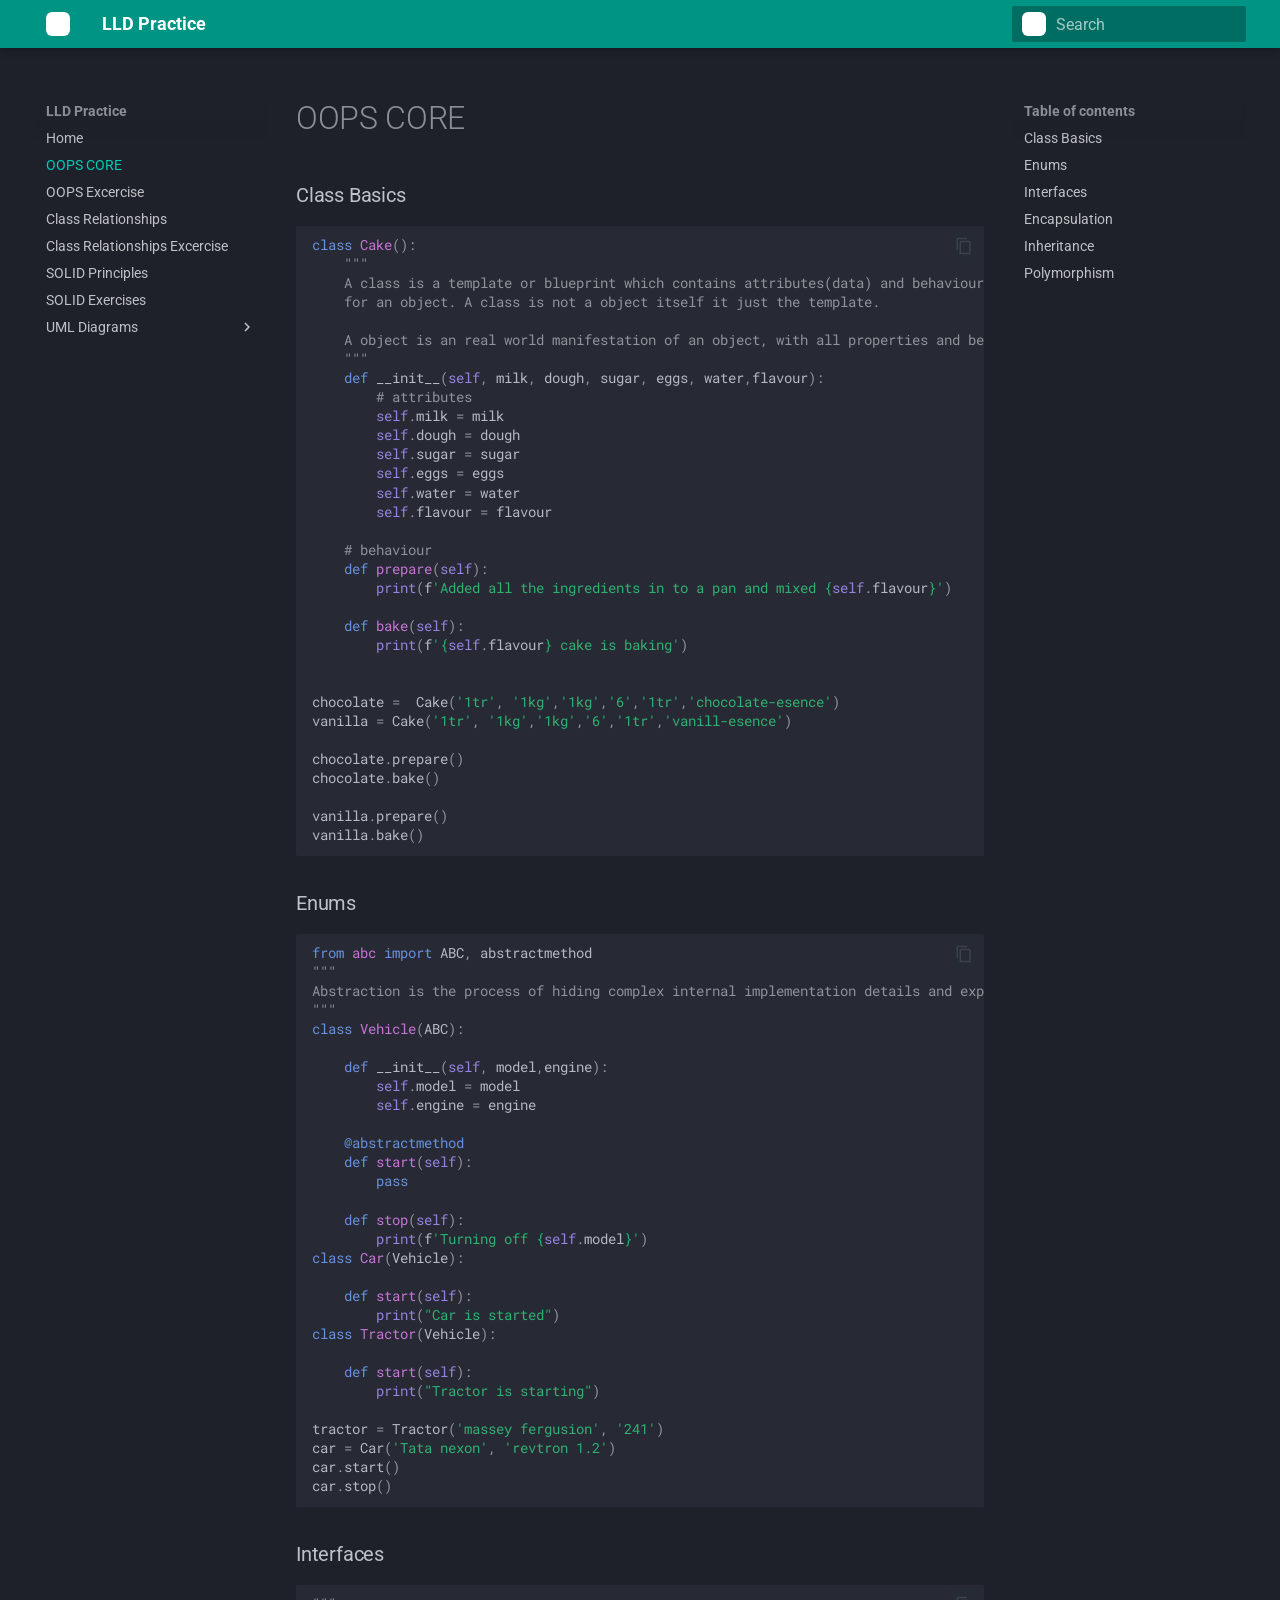
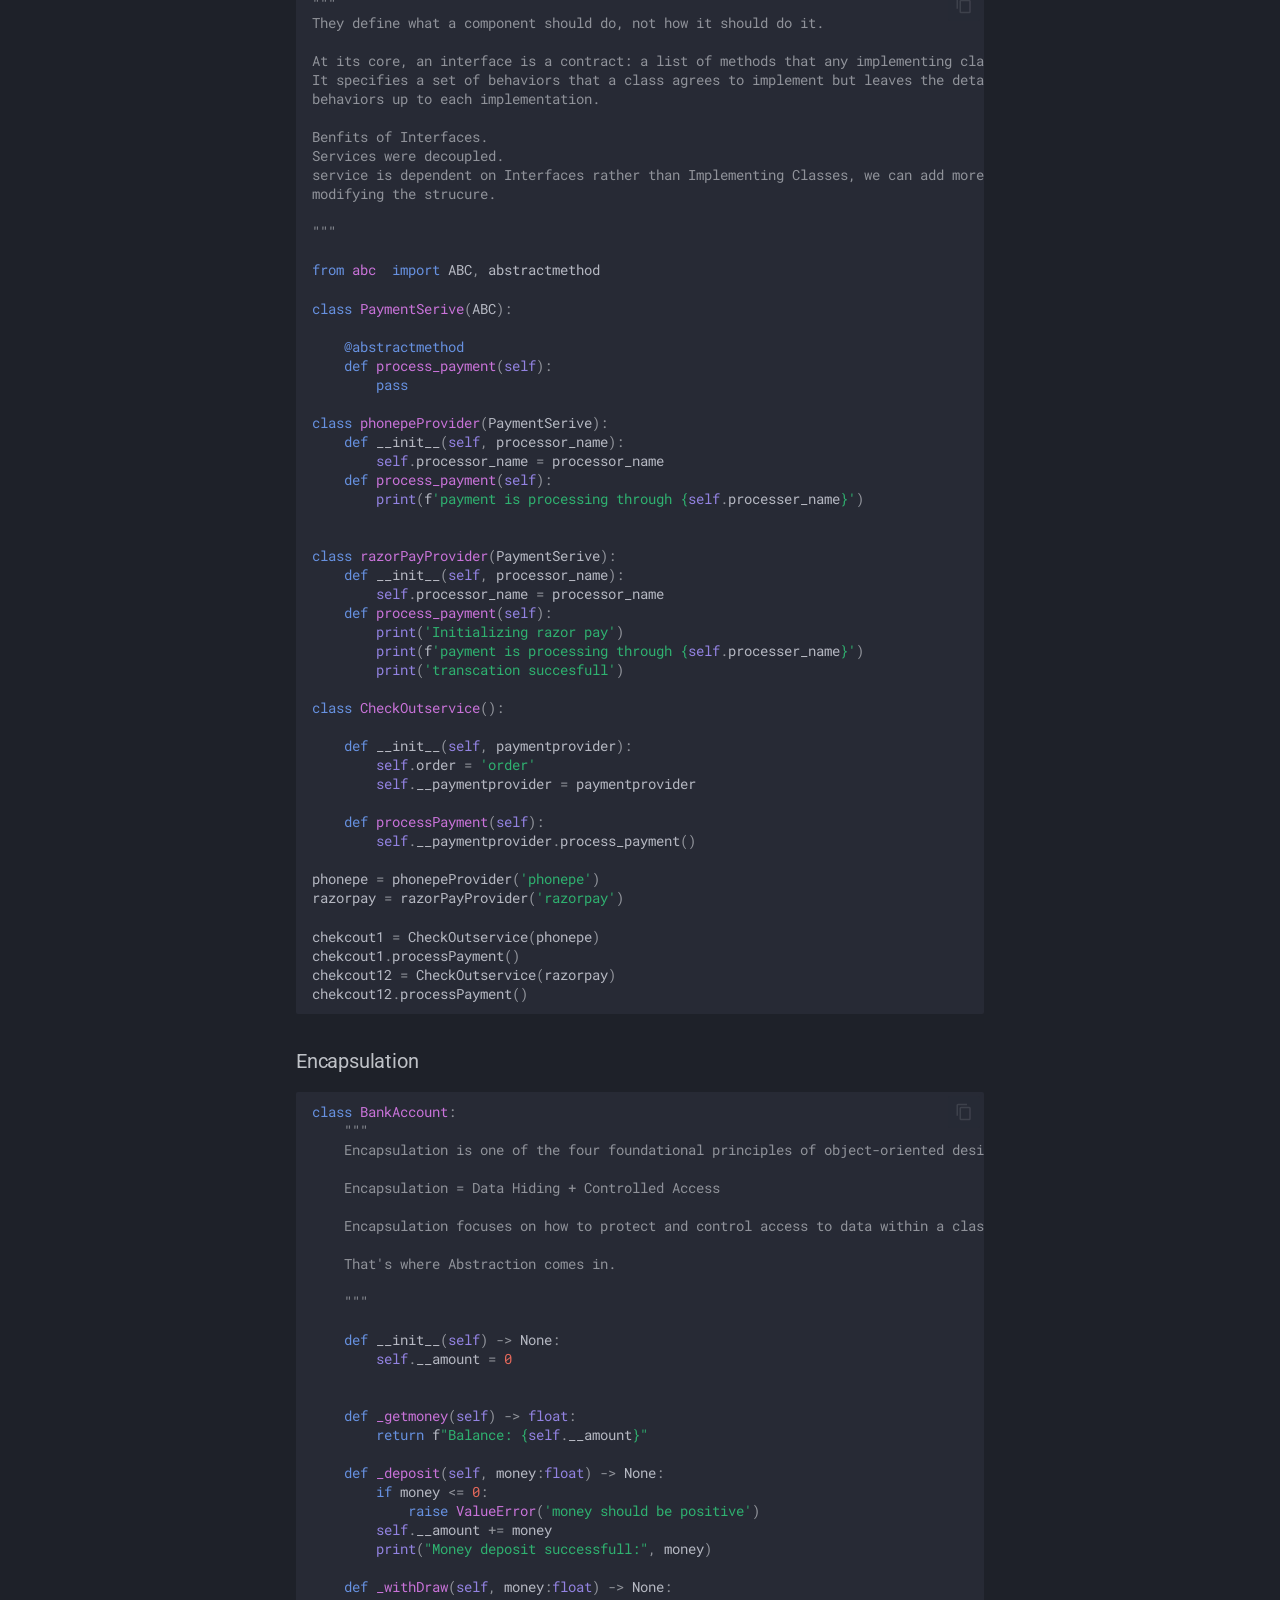
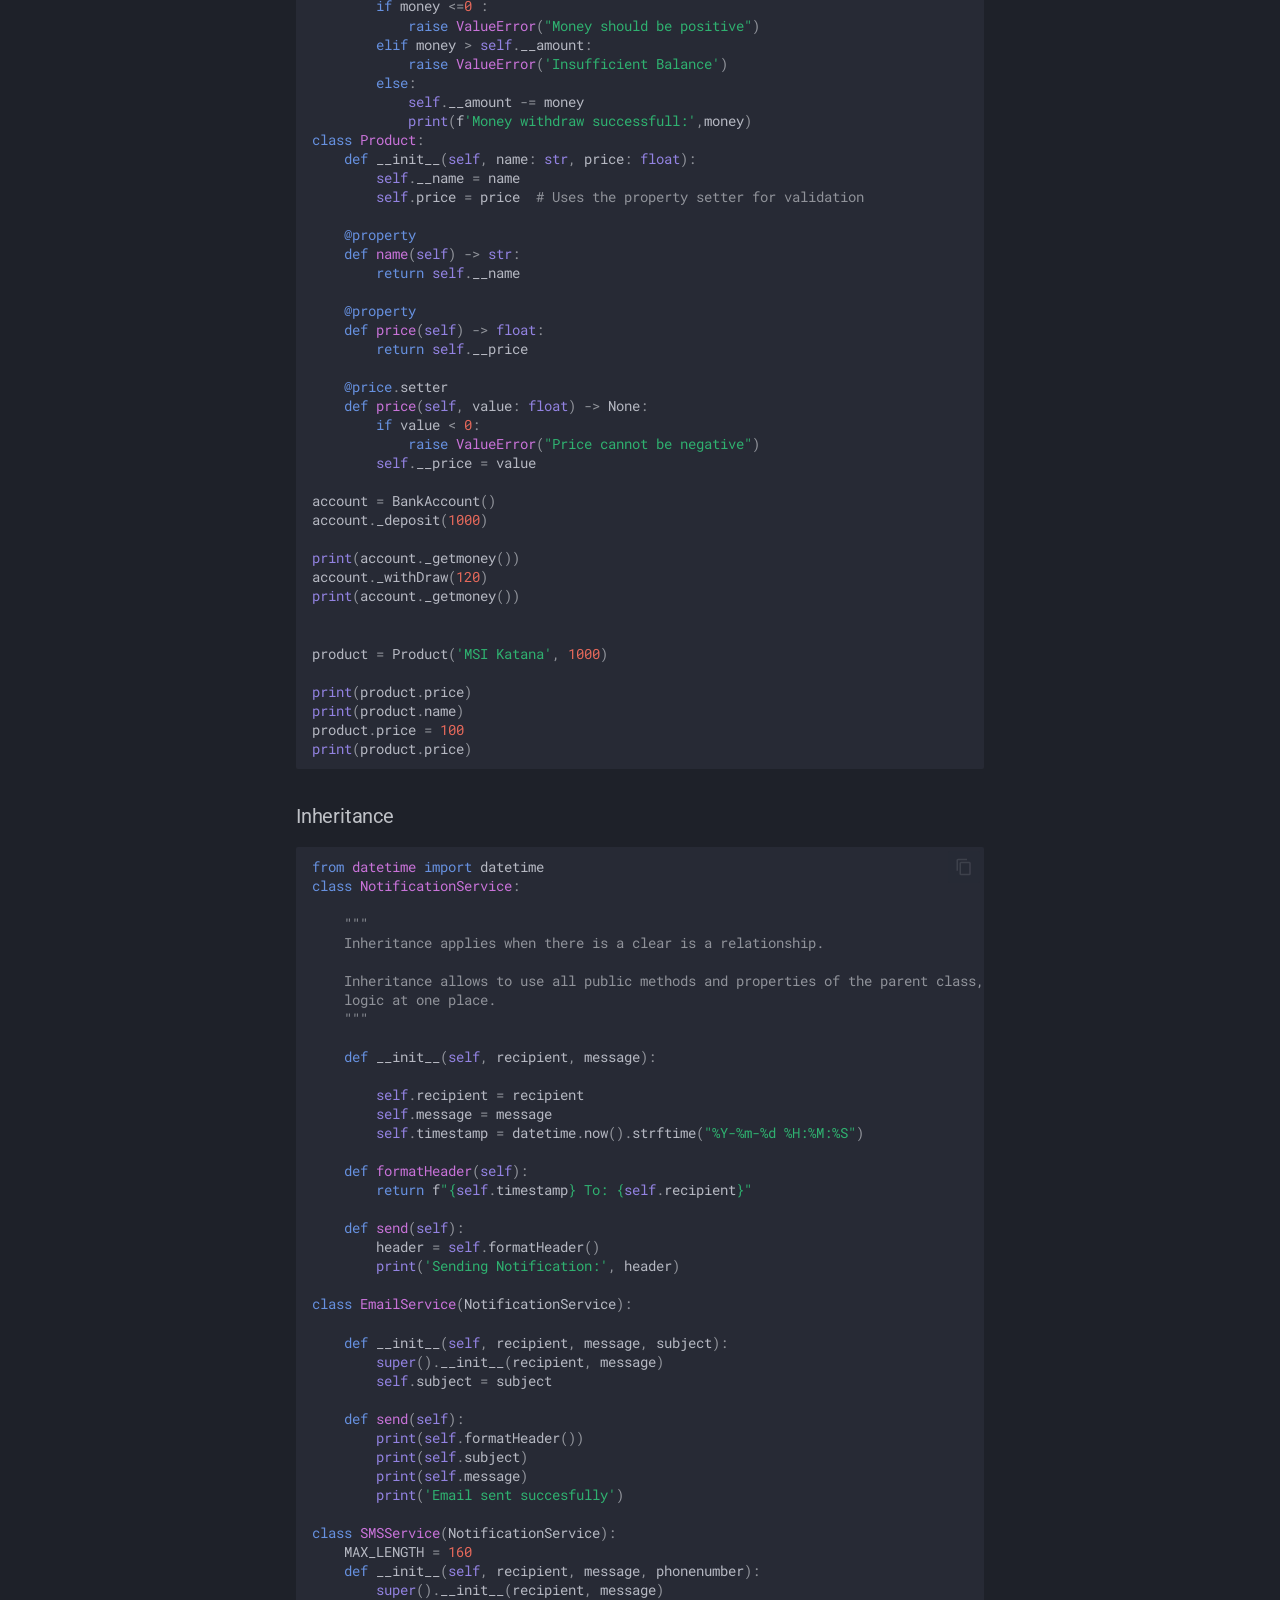
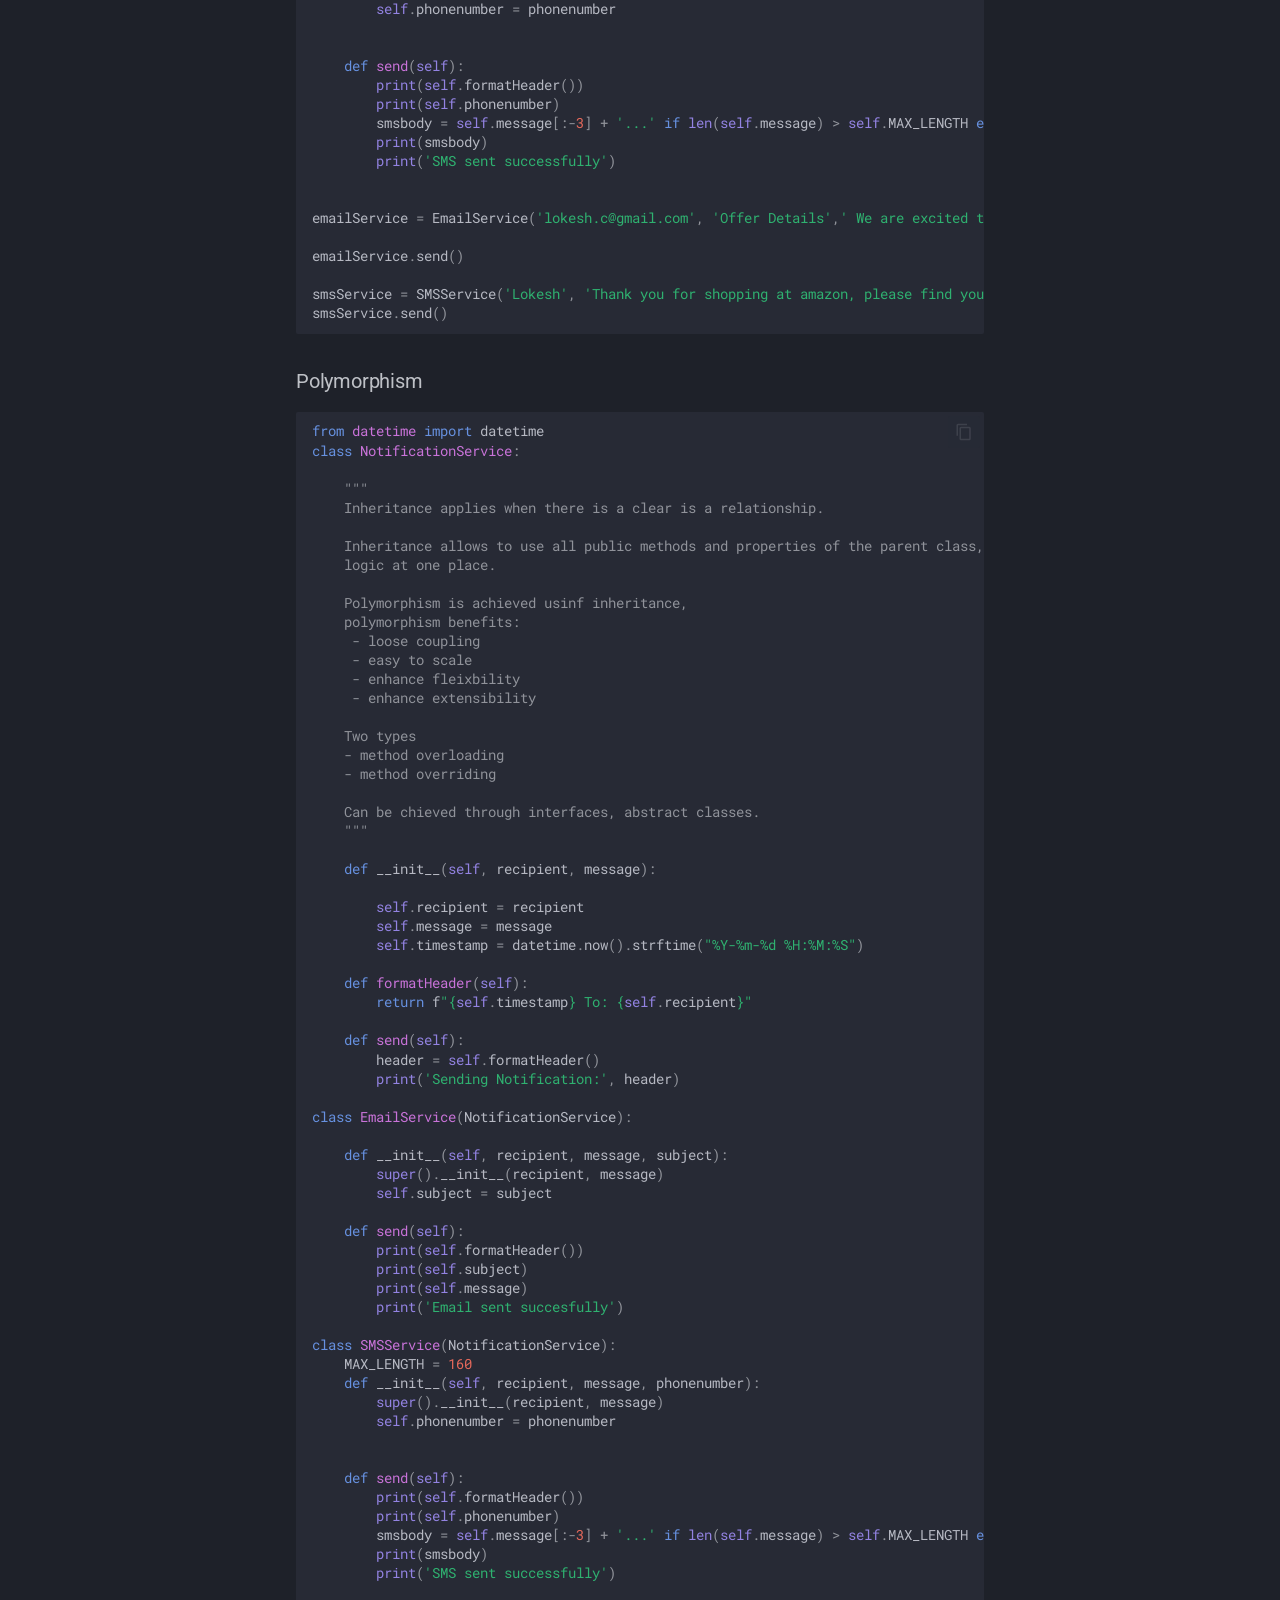
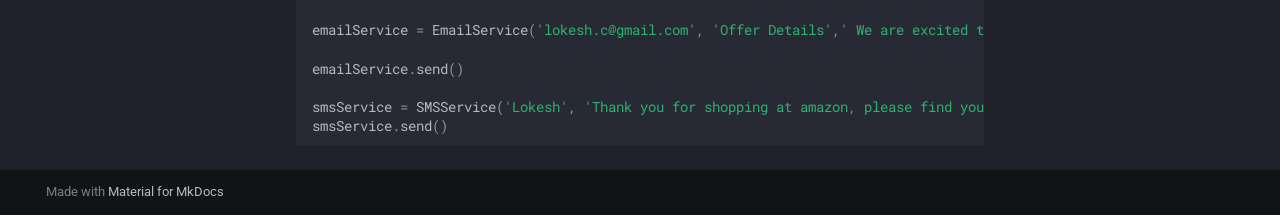
<file: classes/index.html>
<!doctype html>
<html lang="en" class="no-js">
  <head>
    
      <meta charset="utf-8">
      <meta name="viewport" content="width=device-width,initial-scale=1">
      
      
      
      
        <link rel="prev" href="..">
      
      
        <link rel="next" href="../classes-excercise/">
      
      
        
      
      
      <link rel="icon" href="../assets/images/favicon.png">
      <meta name="generator" content="mkdocs-1.6.1, mkdocs-material-9.7.6">
    
    
      
        <title>OOPS CORE - LLD Practice</title>
      
    
    
      <link rel="stylesheet" href="../assets/stylesheets/main.484c7ddc.min.css">
      
        
        <link rel="stylesheet" href="../assets/stylesheets/palette.ab4e12ef.min.css">
      
      


    
    
      
    
    
      
        
        
        <link rel="preconnect" href="https://fonts.gstatic.com" crossorigin>
        <link rel="stylesheet" href="https://fonts.googleapis.com/css?family=Roboto:300,300i,400,400i,700,700i%7CRoboto+Mono:400,400i,700,700i&display=fallback">
        <style>:root{--md-text-font:"Roboto";--md-code-font:"Roboto Mono"}</style>
      
    
    
      <link rel="stylesheet" href="../css/extra.css">
    
    <script>__md_scope=new URL("..",location),__md_hash=e=>[...e].reduce(((e,_)=>(e<<5)-e+_.charCodeAt(0)),0),__md_get=(e,_=localStorage,t=__md_scope)=>JSON.parse(_.getItem(t.pathname+"."+e)),__md_set=(e,_,t=localStorage,a=__md_scope)=>{try{t.setItem(a.pathname+"."+e,JSON.stringify(_))}catch(e){}}</script>
    
      

    
    
  </head>
  
  
    
    
    
    
    
    <body dir="ltr" data-md-color-scheme="slate" data-md-color-primary="teal" data-md-color-accent="indigo">
  
    
    <input class="md-toggle" data-md-toggle="drawer" type="checkbox" id="__drawer" autocomplete="off">
    <input class="md-toggle" data-md-toggle="search" type="checkbox" id="__search" autocomplete="off">
    <label class="md-overlay" for="__drawer"></label>
    <div data-md-component="skip">
      
        
        <a href="#oops-core" class="md-skip">
          Skip to content
        </a>
      
    </div>
    <div data-md-component="announce">
      
    </div>
    
    
      

  

<header class="md-header md-header--shadow" data-md-component="header">
  <nav class="md-header__inner md-grid" aria-label="Header">
    <a href=".." title="LLD Practice" class="md-header__button md-logo" aria-label="LLD Practice" data-md-component="logo">
      
  
  <svg xmlns="http://www.w3.org/2000/svg" viewBox="0 0 24 24"><path d="M12 8a3 3 0 0 0 3-3 3 3 0 0 0-3-3 3 3 0 0 0-3 3 3 3 0 0 0 3 3m0 3.54C9.64 9.35 6.5 8 3 8v11c3.5 0 6.64 1.35 9 3.54 2.36-2.19 5.5-3.54 9-3.54V8c-3.5 0-6.64 1.35-9 3.54"/></svg>

    </a>
    <label class="md-header__button md-icon" for="__drawer">
      
      <svg xmlns="http://www.w3.org/2000/svg" viewBox="0 0 24 24"><path d="M3 6h18v2H3zm0 5h18v2H3zm0 5h18v2H3z"/></svg>
    </label>
    <div class="md-header__title" data-md-component="header-title">
      <div class="md-header__ellipsis">
        <div class="md-header__topic">
          <span class="md-ellipsis">
            LLD Practice
          </span>
        </div>
        <div class="md-header__topic" data-md-component="header-topic">
          <span class="md-ellipsis">
            
              OOPS CORE
            
          </span>
        </div>
      </div>
    </div>
    
      
    
    
    
    
      
      
        <label class="md-header__button md-icon" for="__search">
          
          <svg xmlns="http://www.w3.org/2000/svg" viewBox="0 0 24 24"><path d="M9.5 3A6.5 6.5 0 0 1 16 9.5c0 1.61-.59 3.09-1.56 4.23l.27.27h.79l5 5-1.5 1.5-5-5v-.79l-.27-.27A6.52 6.52 0 0 1 9.5 16 6.5 6.5 0 0 1 3 9.5 6.5 6.5 0 0 1 9.5 3m0 2C7 5 5 7 5 9.5S7 14 9.5 14 14 12 14 9.5 12 5 9.5 5"/></svg>
        </label>
        <div class="md-search" data-md-component="search" role="dialog">
  <label class="md-search__overlay" for="__search"></label>
  <div class="md-search__inner" role="search">
    <form class="md-search__form" name="search">
      <input type="text" class="md-search__input" name="query" aria-label="Search" placeholder="Search" autocapitalize="off" autocorrect="off" autocomplete="off" spellcheck="false" data-md-component="search-query" required>
      <label class="md-search__icon md-icon" for="__search">
        
        <svg xmlns="http://www.w3.org/2000/svg" viewBox="0 0 24 24"><path d="M9.5 3A6.5 6.5 0 0 1 16 9.5c0 1.61-.59 3.09-1.56 4.23l.27.27h.79l5 5-1.5 1.5-5-5v-.79l-.27-.27A6.52 6.52 0 0 1 9.5 16 6.5 6.5 0 0 1 3 9.5 6.5 6.5 0 0 1 9.5 3m0 2C7 5 5 7 5 9.5S7 14 9.5 14 14 12 14 9.5 12 5 9.5 5"/></svg>
        
        <svg xmlns="http://www.w3.org/2000/svg" viewBox="0 0 24 24"><path d="M20 11v2H8l5.5 5.5-1.42 1.42L4.16 12l7.92-7.92L13.5 5.5 8 11z"/></svg>
      </label>
      <nav class="md-search__options" aria-label="Search">
        
        <button type="reset" class="md-search__icon md-icon" title="Clear" aria-label="Clear" tabindex="-1">
          
          <svg xmlns="http://www.w3.org/2000/svg" viewBox="0 0 24 24"><path d="M19 6.41 17.59 5 12 10.59 6.41 5 5 6.41 10.59 12 5 17.59 6.41 19 12 13.41 17.59 19 19 17.59 13.41 12z"/></svg>
        </button>
      </nav>
      
    </form>
    <div class="md-search__output">
      <div class="md-search__scrollwrap" tabindex="0" data-md-scrollfix>
        <div class="md-search-result" data-md-component="search-result">
          <div class="md-search-result__meta">
            Initializing search
          </div>
          <ol class="md-search-result__list" role="presentation"></ol>
        </div>
      </div>
    </div>
  </div>
</div>
      
    
    
  </nav>
  
</header>
    
    <div class="md-container" data-md-component="container">
      
      
        
          
        
      
      <main class="md-main" data-md-component="main">
        <div class="md-main__inner md-grid">
          
            
              
              <div class="md-sidebar md-sidebar--primary" data-md-component="sidebar" data-md-type="navigation" >
                <div class="md-sidebar__scrollwrap">
                  <div class="md-sidebar__inner">
                    



<nav class="md-nav md-nav--primary" aria-label="Navigation" data-md-level="0">
  <label class="md-nav__title" for="__drawer">
    <a href=".." title="LLD Practice" class="md-nav__button md-logo" aria-label="LLD Practice" data-md-component="logo">
      
  
  <svg xmlns="http://www.w3.org/2000/svg" viewBox="0 0 24 24"><path d="M12 8a3 3 0 0 0 3-3 3 3 0 0 0-3-3 3 3 0 0 0-3 3 3 3 0 0 0 3 3m0 3.54C9.64 9.35 6.5 8 3 8v11c3.5 0 6.64 1.35 9 3.54 2.36-2.19 5.5-3.54 9-3.54V8c-3.5 0-6.64 1.35-9 3.54"/></svg>

    </a>
    LLD Practice
  </label>
  
  <ul class="md-nav__list" data-md-scrollfix>
    
      
      
  
  
  
  
    <li class="md-nav__item">
      <a href=".." class="md-nav__link">
        
  
  
  <span class="md-ellipsis">
    
  
    Home
  

    
  </span>
  
  

      </a>
    </li>
  

    
      
      
  
  
    
  
  
  
    <li class="md-nav__item md-nav__item--active">
      
      <input class="md-nav__toggle md-toggle" type="checkbox" id="__toc">
      
      
        
      
      
        <label class="md-nav__link md-nav__link--active" for="__toc">
          
  
  
  <span class="md-ellipsis">
    
  
    OOPS CORE
  

    
  </span>
  
  

          <span class="md-nav__icon md-icon"></span>
        </label>
      
      <a href="./" class="md-nav__link md-nav__link--active">
        
  
  
  <span class="md-ellipsis">
    
  
    OOPS CORE
  

    
  </span>
  
  

      </a>
      
        

<nav class="md-nav md-nav--secondary" aria-label="Table of contents">
  
  
  
    
  
  
    <label class="md-nav__title" for="__toc">
      <span class="md-nav__icon md-icon"></span>
      Table of contents
    </label>
    <ul class="md-nav__list" data-md-component="toc" data-md-scrollfix>
      
        <li class="md-nav__item">
  <a href="#class-basics" class="md-nav__link">
    <span class="md-ellipsis">
      
        Class Basics
      
    </span>
  </a>
  
</li>
      
        <li class="md-nav__item">
  <a href="#enums" class="md-nav__link">
    <span class="md-ellipsis">
      
        Enums
      
    </span>
  </a>
  
</li>
      
        <li class="md-nav__item">
  <a href="#interfaces" class="md-nav__link">
    <span class="md-ellipsis">
      
        Interfaces
      
    </span>
  </a>
  
</li>
      
        <li class="md-nav__item">
  <a href="#encapsulation" class="md-nav__link">
    <span class="md-ellipsis">
      
        Encapsulation
      
    </span>
  </a>
  
</li>
      
        <li class="md-nav__item">
  <a href="#inheritance" class="md-nav__link">
    <span class="md-ellipsis">
      
        Inheritance
      
    </span>
  </a>
  
</li>
      
        <li class="md-nav__item">
  <a href="#polymorphism" class="md-nav__link">
    <span class="md-ellipsis">
      
        Polymorphism
      
    </span>
  </a>
  
</li>
      
    </ul>
  
</nav>
      
    </li>
  

    
      
      
  
  
  
  
    <li class="md-nav__item">
      <a href="../classes-excercise/" class="md-nav__link">
        
  
  
  <span class="md-ellipsis">
    
  
    OOPS Excercise
  

    
  </span>
  
  

      </a>
    </li>
  

    
      
      
  
  
  
  
    <li class="md-nav__item">
      <a href="../classrelationships/" class="md-nav__link">
        
  
  
  <span class="md-ellipsis">
    
  
    Class Relationships
  

    
  </span>
  
  

      </a>
    </li>
  

    
      
      
  
  
  
  
    <li class="md-nav__item">
      <a href="../classrelationships-excercise/" class="md-nav__link">
        
  
  
  <span class="md-ellipsis">
    
  
    Class Relationships Excercise
  

    
  </span>
  
  

      </a>
    </li>
  

    
      
      
  
  
  
  
    <li class="md-nav__item">
      <a href="../solid/" class="md-nav__link">
        
  
  
  <span class="md-ellipsis">
    
  
    SOLID Principles
  

    
  </span>
  
  

      </a>
    </li>
  

    
      
      
  
  
  
  
    <li class="md-nav__item">
      <a href="../solid-excercise/" class="md-nav__link">
        
  
  
  <span class="md-ellipsis">
    
  
    SOLID Exercises
  

    
  </span>
  
  

      </a>
    </li>
  

    
      
      
  
  
  
  
    
    
    
    
    
    <li class="md-nav__item md-nav__item--nested">
      
        
        
        <input class="md-nav__toggle md-toggle " type="checkbox" id="__nav_8" >
        
          
          <label class="md-nav__link" for="__nav_8" id="__nav_8_label" tabindex="0">
            
  
  
  <span class="md-ellipsis">
    
  
    UML Diagrams
  

    
  </span>
  
  

            <span class="md-nav__icon md-icon"></span>
          </label>
        
        <nav class="md-nav" data-md-level="1" aria-labelledby="__nav_8_label" aria-expanded="false">
          <label class="md-nav__title" for="__nav_8">
            <span class="md-nav__icon md-icon"></span>
            
  
    UML Diagrams
  

          </label>
          <ul class="md-nav__list" data-md-scrollfix>
            
              
                
  
  
  
  
    <li class="md-nav__item">
      <a href="../uml-class-diagram/" class="md-nav__link">
        
  
  
  <span class="md-ellipsis">
    
  
    Class Diagram
  

    
  </span>
  
  

      </a>
    </li>
  

              
            
              
                
  
  
  
  
    <li class="md-nav__item">
      <a href="../uml-sequence-diagram/" class="md-nav__link">
        
  
  
  <span class="md-ellipsis">
    
  
    Sequence Diagram
  

    
  </span>
  
  

      </a>
    </li>
  

              
            
              
                
  
  
  
  
    <li class="md-nav__item">
      <a href="../uml-activity-diagram/" class="md-nav__link">
        
  
  
  <span class="md-ellipsis">
    
  
    Activity Diagram
  

    
  </span>
  
  

      </a>
    </li>
  

              
            
              
                
  
  
  
  
    <li class="md-nav__item">
      <a href="../uml-usecase-diagram/" class="md-nav__link">
        
  
  
  <span class="md-ellipsis">
    
  
    Use Case Diagram
  

    
  </span>
  
  

      </a>
    </li>
  

              
            
              
                
  
  
  
  
    <li class="md-nav__item">
      <a href="../uml-state-diagram/" class="md-nav__link">
        
  
  
  <span class="md-ellipsis">
    
  
    State Diagram
  

    
  </span>
  
  

      </a>
    </li>
  

              
            
          </ul>
        </nav>
      
    </li>
  

    
  </ul>
</nav>
                  </div>
                </div>
              </div>
            
            
              
              <div class="md-sidebar md-sidebar--secondary" data-md-component="sidebar" data-md-type="toc" >
                <div class="md-sidebar__scrollwrap">
                  <div class="md-sidebar__inner">
                    

<nav class="md-nav md-nav--secondary" aria-label="Table of contents">
  
  
  
    
  
  
    <label class="md-nav__title" for="__toc">
      <span class="md-nav__icon md-icon"></span>
      Table of contents
    </label>
    <ul class="md-nav__list" data-md-component="toc" data-md-scrollfix>
      
        <li class="md-nav__item">
  <a href="#class-basics" class="md-nav__link">
    <span class="md-ellipsis">
      
        Class Basics
      
    </span>
  </a>
  
</li>
      
        <li class="md-nav__item">
  <a href="#enums" class="md-nav__link">
    <span class="md-ellipsis">
      
        Enums
      
    </span>
  </a>
  
</li>
      
        <li class="md-nav__item">
  <a href="#interfaces" class="md-nav__link">
    <span class="md-ellipsis">
      
        Interfaces
      
    </span>
  </a>
  
</li>
      
        <li class="md-nav__item">
  <a href="#encapsulation" class="md-nav__link">
    <span class="md-ellipsis">
      
        Encapsulation
      
    </span>
  </a>
  
</li>
      
        <li class="md-nav__item">
  <a href="#inheritance" class="md-nav__link">
    <span class="md-ellipsis">
      
        Inheritance
      
    </span>
  </a>
  
</li>
      
        <li class="md-nav__item">
  <a href="#polymorphism" class="md-nav__link">
    <span class="md-ellipsis">
      
        Polymorphism
      
    </span>
  </a>
  
</li>
      
    </ul>
  
</nav>
                  </div>
                </div>
              </div>
            
          
          
            <div class="md-content" data-md-component="content">
              
              <article class="md-content__inner md-typeset">
                
                  



<h1 id="oops-core">OOPS CORE</h1>
<h3 id="class-basics">Class Basics</h3>
<div class="highlight"><pre><span></span><code><a id="__codelineno-0-1" name="__codelineno-0-1" href="#__codelineno-0-1"></a><span class="k">class</span><span class="w"> </span><span class="nc">Cake</span><span class="p">():</span>
<a id="__codelineno-0-2" name="__codelineno-0-2" href="#__codelineno-0-2"></a><span class="w">    </span><span class="sd">&quot;&quot;&quot;</span>
<a id="__codelineno-0-3" name="__codelineno-0-3" href="#__codelineno-0-3"></a><span class="sd">    A class is a template or blueprint which contains attributes(data) and behaviour (methods)</span>
<a id="__codelineno-0-4" name="__codelineno-0-4" href="#__codelineno-0-4"></a><span class="sd">    for an object. A class is not a object itself it just the template.</span>
<a id="__codelineno-0-5" name="__codelineno-0-5" href="#__codelineno-0-5"></a>
<a id="__codelineno-0-6" name="__codelineno-0-6" href="#__codelineno-0-6"></a><span class="sd">    A object is an real world manifestation of an object, with all properties and behaviour.</span>
<a id="__codelineno-0-7" name="__codelineno-0-7" href="#__codelineno-0-7"></a><span class="sd">    &quot;&quot;&quot;</span>
<a id="__codelineno-0-8" name="__codelineno-0-8" href="#__codelineno-0-8"></a>    <span class="k">def</span><span class="w"> </span><span class="fm">__init__</span><span class="p">(</span><span class="bp">self</span><span class="p">,</span> <span class="n">milk</span><span class="p">,</span> <span class="n">dough</span><span class="p">,</span> <span class="n">sugar</span><span class="p">,</span> <span class="n">eggs</span><span class="p">,</span> <span class="n">water</span><span class="p">,</span><span class="n">flavour</span><span class="p">):</span>
<a id="__codelineno-0-9" name="__codelineno-0-9" href="#__codelineno-0-9"></a>        <span class="c1"># attributes</span>
<a id="__codelineno-0-10" name="__codelineno-0-10" href="#__codelineno-0-10"></a>        <span class="bp">self</span><span class="o">.</span><span class="n">milk</span> <span class="o">=</span> <span class="n">milk</span> 
<a id="__codelineno-0-11" name="__codelineno-0-11" href="#__codelineno-0-11"></a>        <span class="bp">self</span><span class="o">.</span><span class="n">dough</span> <span class="o">=</span> <span class="n">dough</span>
<a id="__codelineno-0-12" name="__codelineno-0-12" href="#__codelineno-0-12"></a>        <span class="bp">self</span><span class="o">.</span><span class="n">sugar</span> <span class="o">=</span> <span class="n">sugar</span>
<a id="__codelineno-0-13" name="__codelineno-0-13" href="#__codelineno-0-13"></a>        <span class="bp">self</span><span class="o">.</span><span class="n">eggs</span> <span class="o">=</span> <span class="n">eggs</span>
<a id="__codelineno-0-14" name="__codelineno-0-14" href="#__codelineno-0-14"></a>        <span class="bp">self</span><span class="o">.</span><span class="n">water</span> <span class="o">=</span> <span class="n">water</span>
<a id="__codelineno-0-15" name="__codelineno-0-15" href="#__codelineno-0-15"></a>        <span class="bp">self</span><span class="o">.</span><span class="n">flavour</span> <span class="o">=</span> <span class="n">flavour</span>
<a id="__codelineno-0-16" name="__codelineno-0-16" href="#__codelineno-0-16"></a>
<a id="__codelineno-0-17" name="__codelineno-0-17" href="#__codelineno-0-17"></a>    <span class="c1"># behaviour</span>
<a id="__codelineno-0-18" name="__codelineno-0-18" href="#__codelineno-0-18"></a>    <span class="k">def</span><span class="w"> </span><span class="nf">prepare</span><span class="p">(</span><span class="bp">self</span><span class="p">):</span>
<a id="__codelineno-0-19" name="__codelineno-0-19" href="#__codelineno-0-19"></a>        <span class="nb">print</span><span class="p">(</span><span class="sa">f</span><span class="s1">&#39;Added all the ingredients in to a pan and mixed </span><span class="si">{</span><span class="bp">self</span><span class="o">.</span><span class="n">flavour</span><span class="si">}</span><span class="s1">&#39;</span><span class="p">)</span>
<a id="__codelineno-0-20" name="__codelineno-0-20" href="#__codelineno-0-20"></a>
<a id="__codelineno-0-21" name="__codelineno-0-21" href="#__codelineno-0-21"></a>    <span class="k">def</span><span class="w"> </span><span class="nf">bake</span><span class="p">(</span><span class="bp">self</span><span class="p">):</span>
<a id="__codelineno-0-22" name="__codelineno-0-22" href="#__codelineno-0-22"></a>        <span class="nb">print</span><span class="p">(</span><span class="sa">f</span><span class="s1">&#39;</span><span class="si">{</span><span class="bp">self</span><span class="o">.</span><span class="n">flavour</span><span class="si">}</span><span class="s1"> cake is baking&#39;</span><span class="p">)</span>
<a id="__codelineno-0-23" name="__codelineno-0-23" href="#__codelineno-0-23"></a>
<a id="__codelineno-0-24" name="__codelineno-0-24" href="#__codelineno-0-24"></a>
<a id="__codelineno-0-25" name="__codelineno-0-25" href="#__codelineno-0-25"></a><span class="n">chocolate</span> <span class="o">=</span>  <span class="n">Cake</span><span class="p">(</span><span class="s1">&#39;1tr&#39;</span><span class="p">,</span> <span class="s1">&#39;1kg&#39;</span><span class="p">,</span><span class="s1">&#39;1kg&#39;</span><span class="p">,</span><span class="s1">&#39;6&#39;</span><span class="p">,</span><span class="s1">&#39;1tr&#39;</span><span class="p">,</span><span class="s1">&#39;chocolate-esence&#39;</span><span class="p">)</span>
<a id="__codelineno-0-26" name="__codelineno-0-26" href="#__codelineno-0-26"></a><span class="n">vanilla</span> <span class="o">=</span> <span class="n">Cake</span><span class="p">(</span><span class="s1">&#39;1tr&#39;</span><span class="p">,</span> <span class="s1">&#39;1kg&#39;</span><span class="p">,</span><span class="s1">&#39;1kg&#39;</span><span class="p">,</span><span class="s1">&#39;6&#39;</span><span class="p">,</span><span class="s1">&#39;1tr&#39;</span><span class="p">,</span><span class="s1">&#39;vanill-esence&#39;</span><span class="p">)</span>
<a id="__codelineno-0-27" name="__codelineno-0-27" href="#__codelineno-0-27"></a>
<a id="__codelineno-0-28" name="__codelineno-0-28" href="#__codelineno-0-28"></a><span class="n">chocolate</span><span class="o">.</span><span class="n">prepare</span><span class="p">()</span>
<a id="__codelineno-0-29" name="__codelineno-0-29" href="#__codelineno-0-29"></a><span class="n">chocolate</span><span class="o">.</span><span class="n">bake</span><span class="p">()</span>
<a id="__codelineno-0-30" name="__codelineno-0-30" href="#__codelineno-0-30"></a>
<a id="__codelineno-0-31" name="__codelineno-0-31" href="#__codelineno-0-31"></a><span class="n">vanilla</span><span class="o">.</span><span class="n">prepare</span><span class="p">()</span>
<a id="__codelineno-0-32" name="__codelineno-0-32" href="#__codelineno-0-32"></a><span class="n">vanilla</span><span class="o">.</span><span class="n">bake</span><span class="p">()</span>
</code></pre></div>
<h3 id="enums">Enums</h3>
<div class="highlight"><pre><span></span><code><a id="__codelineno-1-1" name="__codelineno-1-1" href="#__codelineno-1-1"></a><span class="kn">from</span><span class="w"> </span><span class="nn">abc</span><span class="w"> </span><span class="kn">import</span> <span class="n">ABC</span><span class="p">,</span> <span class="n">abstractmethod</span>
<a id="__codelineno-1-2" name="__codelineno-1-2" href="#__codelineno-1-2"></a><span class="sd">&quot;&quot;&quot;</span>
<a id="__codelineno-1-3" name="__codelineno-1-3" href="#__codelineno-1-3"></a><span class="sd">Abstraction is the process of hiding complex internal implementation details and exposing only the relevant, high-level functionality to the outside world. It allows developers to focus on what an object does, rather than how it does it.</span>
<a id="__codelineno-1-4" name="__codelineno-1-4" href="#__codelineno-1-4"></a><span class="sd">&quot;&quot;&quot;</span>
<a id="__codelineno-1-5" name="__codelineno-1-5" href="#__codelineno-1-5"></a><span class="k">class</span><span class="w"> </span><span class="nc">Vehicle</span><span class="p">(</span><span class="n">ABC</span><span class="p">):</span>
<a id="__codelineno-1-6" name="__codelineno-1-6" href="#__codelineno-1-6"></a>
<a id="__codelineno-1-7" name="__codelineno-1-7" href="#__codelineno-1-7"></a>    <span class="k">def</span><span class="w"> </span><span class="fm">__init__</span><span class="p">(</span><span class="bp">self</span><span class="p">,</span> <span class="n">model</span><span class="p">,</span><span class="n">engine</span><span class="p">):</span>
<a id="__codelineno-1-8" name="__codelineno-1-8" href="#__codelineno-1-8"></a>        <span class="bp">self</span><span class="o">.</span><span class="n">model</span> <span class="o">=</span> <span class="n">model</span>
<a id="__codelineno-1-9" name="__codelineno-1-9" href="#__codelineno-1-9"></a>        <span class="bp">self</span><span class="o">.</span><span class="n">engine</span> <span class="o">=</span> <span class="n">engine</span>
<a id="__codelineno-1-10" name="__codelineno-1-10" href="#__codelineno-1-10"></a>
<a id="__codelineno-1-11" name="__codelineno-1-11" href="#__codelineno-1-11"></a>    <span class="nd">@abstractmethod</span>
<a id="__codelineno-1-12" name="__codelineno-1-12" href="#__codelineno-1-12"></a>    <span class="k">def</span><span class="w"> </span><span class="nf">start</span><span class="p">(</span><span class="bp">self</span><span class="p">):</span>
<a id="__codelineno-1-13" name="__codelineno-1-13" href="#__codelineno-1-13"></a>        <span class="k">pass</span>
<a id="__codelineno-1-14" name="__codelineno-1-14" href="#__codelineno-1-14"></a>
<a id="__codelineno-1-15" name="__codelineno-1-15" href="#__codelineno-1-15"></a>    <span class="k">def</span><span class="w"> </span><span class="nf">stop</span><span class="p">(</span><span class="bp">self</span><span class="p">):</span>
<a id="__codelineno-1-16" name="__codelineno-1-16" href="#__codelineno-1-16"></a>        <span class="nb">print</span><span class="p">(</span><span class="sa">f</span><span class="s1">&#39;Turning off </span><span class="si">{</span><span class="bp">self</span><span class="o">.</span><span class="n">model</span><span class="si">}</span><span class="s1">&#39;</span><span class="p">)</span>
<a id="__codelineno-1-17" name="__codelineno-1-17" href="#__codelineno-1-17"></a><span class="k">class</span><span class="w"> </span><span class="nc">Car</span><span class="p">(</span><span class="n">Vehicle</span><span class="p">):</span>
<a id="__codelineno-1-18" name="__codelineno-1-18" href="#__codelineno-1-18"></a>
<a id="__codelineno-1-19" name="__codelineno-1-19" href="#__codelineno-1-19"></a>    <span class="k">def</span><span class="w"> </span><span class="nf">start</span><span class="p">(</span><span class="bp">self</span><span class="p">):</span>
<a id="__codelineno-1-20" name="__codelineno-1-20" href="#__codelineno-1-20"></a>        <span class="nb">print</span><span class="p">(</span><span class="s2">&quot;Car is started&quot;</span><span class="p">)</span>
<a id="__codelineno-1-21" name="__codelineno-1-21" href="#__codelineno-1-21"></a><span class="k">class</span><span class="w"> </span><span class="nc">Tractor</span><span class="p">(</span><span class="n">Vehicle</span><span class="p">):</span>
<a id="__codelineno-1-22" name="__codelineno-1-22" href="#__codelineno-1-22"></a>
<a id="__codelineno-1-23" name="__codelineno-1-23" href="#__codelineno-1-23"></a>    <span class="k">def</span><span class="w"> </span><span class="nf">start</span><span class="p">(</span><span class="bp">self</span><span class="p">):</span>
<a id="__codelineno-1-24" name="__codelineno-1-24" href="#__codelineno-1-24"></a>        <span class="nb">print</span><span class="p">(</span><span class="s2">&quot;Tractor is starting&quot;</span><span class="p">)</span>
<a id="__codelineno-1-25" name="__codelineno-1-25" href="#__codelineno-1-25"></a>
<a id="__codelineno-1-26" name="__codelineno-1-26" href="#__codelineno-1-26"></a><span class="n">tractor</span> <span class="o">=</span> <span class="n">Tractor</span><span class="p">(</span><span class="s1">&#39;massey fergusion&#39;</span><span class="p">,</span> <span class="s1">&#39;241&#39;</span><span class="p">)</span>
<a id="__codelineno-1-27" name="__codelineno-1-27" href="#__codelineno-1-27"></a><span class="n">car</span> <span class="o">=</span> <span class="n">Car</span><span class="p">(</span><span class="s1">&#39;Tata nexon&#39;</span><span class="p">,</span> <span class="s1">&#39;revtron 1.2&#39;</span><span class="p">)</span>
<a id="__codelineno-1-28" name="__codelineno-1-28" href="#__codelineno-1-28"></a><span class="n">car</span><span class="o">.</span><span class="n">start</span><span class="p">()</span>
<a id="__codelineno-1-29" name="__codelineno-1-29" href="#__codelineno-1-29"></a><span class="n">car</span><span class="o">.</span><span class="n">stop</span><span class="p">()</span>
</code></pre></div>
<h3 id="interfaces">Interfaces</h3>
<div class="highlight"><pre><span></span><code><a id="__codelineno-2-1" name="__codelineno-2-1" href="#__codelineno-2-1"></a><span class="sd">&quot;&quot;&quot;</span>
<a id="__codelineno-2-2" name="__codelineno-2-2" href="#__codelineno-2-2"></a><span class="sd">They define what a component should do, not how it should do it.</span>
<a id="__codelineno-2-3" name="__codelineno-2-3" href="#__codelineno-2-3"></a>
<a id="__codelineno-2-4" name="__codelineno-2-4" href="#__codelineno-2-4"></a><span class="sd">At its core, an interface is a contract: a list of methods that any implementing class must provide.</span>
<a id="__codelineno-2-5" name="__codelineno-2-5" href="#__codelineno-2-5"></a><span class="sd">It specifies a set of behaviors that a class agrees to implement but leaves the details of those</span>
<a id="__codelineno-2-6" name="__codelineno-2-6" href="#__codelineno-2-6"></a><span class="sd">behaviors up to each implementation.</span>
<a id="__codelineno-2-7" name="__codelineno-2-7" href="#__codelineno-2-7"></a>
<a id="__codelineno-2-8" name="__codelineno-2-8" href="#__codelineno-2-8"></a><span class="sd">Benfits of Interfaces.</span>
<a id="__codelineno-2-9" name="__codelineno-2-9" href="#__codelineno-2-9"></a><span class="sd">Services were decoupled.</span>
<a id="__codelineno-2-10" name="__codelineno-2-10" href="#__codelineno-2-10"></a><span class="sd">service is dependent on Interfaces rather than Implementing Classes, we can add more implementing classes with out</span>
<a id="__codelineno-2-11" name="__codelineno-2-11" href="#__codelineno-2-11"></a><span class="sd">modifying the strucure.</span>
<a id="__codelineno-2-12" name="__codelineno-2-12" href="#__codelineno-2-12"></a>
<a id="__codelineno-2-13" name="__codelineno-2-13" href="#__codelineno-2-13"></a><span class="sd">&quot;&quot;&quot;</span>
<a id="__codelineno-2-14" name="__codelineno-2-14" href="#__codelineno-2-14"></a>
<a id="__codelineno-2-15" name="__codelineno-2-15" href="#__codelineno-2-15"></a><span class="kn">from</span><span class="w"> </span><span class="nn">abc</span><span class="w">  </span><span class="kn">import</span> <span class="n">ABC</span><span class="p">,</span> <span class="n">abstractmethod</span>
<a id="__codelineno-2-16" name="__codelineno-2-16" href="#__codelineno-2-16"></a>
<a id="__codelineno-2-17" name="__codelineno-2-17" href="#__codelineno-2-17"></a><span class="k">class</span><span class="w"> </span><span class="nc">PaymentSerive</span><span class="p">(</span><span class="n">ABC</span><span class="p">):</span>
<a id="__codelineno-2-18" name="__codelineno-2-18" href="#__codelineno-2-18"></a>
<a id="__codelineno-2-19" name="__codelineno-2-19" href="#__codelineno-2-19"></a>    <span class="nd">@abstractmethod</span>
<a id="__codelineno-2-20" name="__codelineno-2-20" href="#__codelineno-2-20"></a>    <span class="k">def</span><span class="w"> </span><span class="nf">process_payment</span><span class="p">(</span><span class="bp">self</span><span class="p">):</span>
<a id="__codelineno-2-21" name="__codelineno-2-21" href="#__codelineno-2-21"></a>        <span class="k">pass</span>
<a id="__codelineno-2-22" name="__codelineno-2-22" href="#__codelineno-2-22"></a>
<a id="__codelineno-2-23" name="__codelineno-2-23" href="#__codelineno-2-23"></a><span class="k">class</span><span class="w"> </span><span class="nc">phonepeProvider</span><span class="p">(</span><span class="n">PaymentSerive</span><span class="p">):</span>
<a id="__codelineno-2-24" name="__codelineno-2-24" href="#__codelineno-2-24"></a>    <span class="k">def</span><span class="w"> </span><span class="fm">__init__</span><span class="p">(</span><span class="bp">self</span><span class="p">,</span> <span class="n">processor_name</span><span class="p">):</span>
<a id="__codelineno-2-25" name="__codelineno-2-25" href="#__codelineno-2-25"></a>        <span class="bp">self</span><span class="o">.</span><span class="n">processor_name</span> <span class="o">=</span> <span class="n">processor_name</span>
<a id="__codelineno-2-26" name="__codelineno-2-26" href="#__codelineno-2-26"></a>    <span class="k">def</span><span class="w"> </span><span class="nf">process_payment</span><span class="p">(</span><span class="bp">self</span><span class="p">):</span>
<a id="__codelineno-2-27" name="__codelineno-2-27" href="#__codelineno-2-27"></a>        <span class="nb">print</span><span class="p">(</span><span class="sa">f</span><span class="s1">&#39;payment is processing through </span><span class="si">{</span><span class="bp">self</span><span class="o">.</span><span class="n">processer_name</span><span class="si">}</span><span class="s1">&#39;</span><span class="p">)</span>
<a id="__codelineno-2-28" name="__codelineno-2-28" href="#__codelineno-2-28"></a>
<a id="__codelineno-2-29" name="__codelineno-2-29" href="#__codelineno-2-29"></a>
<a id="__codelineno-2-30" name="__codelineno-2-30" href="#__codelineno-2-30"></a><span class="k">class</span><span class="w"> </span><span class="nc">razorPayProvider</span><span class="p">(</span><span class="n">PaymentSerive</span><span class="p">):</span>
<a id="__codelineno-2-31" name="__codelineno-2-31" href="#__codelineno-2-31"></a>    <span class="k">def</span><span class="w"> </span><span class="fm">__init__</span><span class="p">(</span><span class="bp">self</span><span class="p">,</span> <span class="n">processor_name</span><span class="p">):</span>
<a id="__codelineno-2-32" name="__codelineno-2-32" href="#__codelineno-2-32"></a>        <span class="bp">self</span><span class="o">.</span><span class="n">processor_name</span> <span class="o">=</span> <span class="n">processor_name</span>
<a id="__codelineno-2-33" name="__codelineno-2-33" href="#__codelineno-2-33"></a>    <span class="k">def</span><span class="w"> </span><span class="nf">process_payment</span><span class="p">(</span><span class="bp">self</span><span class="p">):</span>
<a id="__codelineno-2-34" name="__codelineno-2-34" href="#__codelineno-2-34"></a>        <span class="nb">print</span><span class="p">(</span><span class="s1">&#39;Initializing razor pay&#39;</span><span class="p">)</span>
<a id="__codelineno-2-35" name="__codelineno-2-35" href="#__codelineno-2-35"></a>        <span class="nb">print</span><span class="p">(</span><span class="sa">f</span><span class="s1">&#39;payment is processing through </span><span class="si">{</span><span class="bp">self</span><span class="o">.</span><span class="n">processer_name</span><span class="si">}</span><span class="s1">&#39;</span><span class="p">)</span>
<a id="__codelineno-2-36" name="__codelineno-2-36" href="#__codelineno-2-36"></a>        <span class="nb">print</span><span class="p">(</span><span class="s1">&#39;transcation succesfull&#39;</span><span class="p">)</span>
<a id="__codelineno-2-37" name="__codelineno-2-37" href="#__codelineno-2-37"></a>
<a id="__codelineno-2-38" name="__codelineno-2-38" href="#__codelineno-2-38"></a><span class="k">class</span><span class="w"> </span><span class="nc">CheckOutservice</span><span class="p">():</span>
<a id="__codelineno-2-39" name="__codelineno-2-39" href="#__codelineno-2-39"></a>
<a id="__codelineno-2-40" name="__codelineno-2-40" href="#__codelineno-2-40"></a>    <span class="k">def</span><span class="w"> </span><span class="fm">__init__</span><span class="p">(</span><span class="bp">self</span><span class="p">,</span> <span class="n">paymentprovider</span><span class="p">):</span>
<a id="__codelineno-2-41" name="__codelineno-2-41" href="#__codelineno-2-41"></a>        <span class="bp">self</span><span class="o">.</span><span class="n">order</span> <span class="o">=</span> <span class="s1">&#39;order&#39;</span>
<a id="__codelineno-2-42" name="__codelineno-2-42" href="#__codelineno-2-42"></a>        <span class="bp">self</span><span class="o">.</span><span class="n">__paymentprovider</span> <span class="o">=</span> <span class="n">paymentprovider</span>
<a id="__codelineno-2-43" name="__codelineno-2-43" href="#__codelineno-2-43"></a>
<a id="__codelineno-2-44" name="__codelineno-2-44" href="#__codelineno-2-44"></a>    <span class="k">def</span><span class="w"> </span><span class="nf">processPayment</span><span class="p">(</span><span class="bp">self</span><span class="p">):</span>
<a id="__codelineno-2-45" name="__codelineno-2-45" href="#__codelineno-2-45"></a>        <span class="bp">self</span><span class="o">.</span><span class="n">__paymentprovider</span><span class="o">.</span><span class="n">process_payment</span><span class="p">()</span>
<a id="__codelineno-2-46" name="__codelineno-2-46" href="#__codelineno-2-46"></a>
<a id="__codelineno-2-47" name="__codelineno-2-47" href="#__codelineno-2-47"></a><span class="n">phonepe</span> <span class="o">=</span> <span class="n">phonepeProvider</span><span class="p">(</span><span class="s1">&#39;phonepe&#39;</span><span class="p">)</span>
<a id="__codelineno-2-48" name="__codelineno-2-48" href="#__codelineno-2-48"></a><span class="n">razorpay</span> <span class="o">=</span> <span class="n">razorPayProvider</span><span class="p">(</span><span class="s1">&#39;razorpay&#39;</span><span class="p">)</span>
<a id="__codelineno-2-49" name="__codelineno-2-49" href="#__codelineno-2-49"></a>
<a id="__codelineno-2-50" name="__codelineno-2-50" href="#__codelineno-2-50"></a><span class="n">chekcout1</span> <span class="o">=</span> <span class="n">CheckOutservice</span><span class="p">(</span><span class="n">phonepe</span><span class="p">)</span>
<a id="__codelineno-2-51" name="__codelineno-2-51" href="#__codelineno-2-51"></a><span class="n">chekcout1</span><span class="o">.</span><span class="n">processPayment</span><span class="p">()</span>
<a id="__codelineno-2-52" name="__codelineno-2-52" href="#__codelineno-2-52"></a><span class="n">chekcout12</span> <span class="o">=</span> <span class="n">CheckOutservice</span><span class="p">(</span><span class="n">razorpay</span><span class="p">)</span>
<a id="__codelineno-2-53" name="__codelineno-2-53" href="#__codelineno-2-53"></a><span class="n">chekcout12</span><span class="o">.</span><span class="n">processPayment</span><span class="p">()</span>
</code></pre></div>
<h3 id="encapsulation">Encapsulation</h3>
<div class="highlight"><pre><span></span><code><a id="__codelineno-3-1" name="__codelineno-3-1" href="#__codelineno-3-1"></a><span class="k">class</span><span class="w"> </span><span class="nc">BankAccount</span><span class="p">:</span>
<a id="__codelineno-3-2" name="__codelineno-3-2" href="#__codelineno-3-2"></a><span class="w">    </span><span class="sd">&quot;&quot;&quot;</span>
<a id="__codelineno-3-3" name="__codelineno-3-3" href="#__codelineno-3-3"></a><span class="sd">    Encapsulation is one of the four foundational principles of object-oriented design. It is the practice of grouping data (variables) and behavior (methods) that operate on that data into a single unit (typically a class) and restricting direct access to the internal details of that class.</span>
<a id="__codelineno-3-4" name="__codelineno-3-4" href="#__codelineno-3-4"></a>
<a id="__codelineno-3-5" name="__codelineno-3-5" href="#__codelineno-3-5"></a><span class="sd">    Encapsulation = Data Hiding + Controlled Access</span>
<a id="__codelineno-3-6" name="__codelineno-3-6" href="#__codelineno-3-6"></a>
<a id="__codelineno-3-7" name="__codelineno-3-7" href="#__codelineno-3-7"></a><span class="sd">    Encapsulation focuses on how to protect and control access to data within a class. But what if we extend that idea. Not just hiding data, but also hiding complexity itself?</span>
<a id="__codelineno-3-8" name="__codelineno-3-8" href="#__codelineno-3-8"></a>
<a id="__codelineno-3-9" name="__codelineno-3-9" href="#__codelineno-3-9"></a><span class="sd">    That&#39;s where Abstraction comes in.</span>
<a id="__codelineno-3-10" name="__codelineno-3-10" href="#__codelineno-3-10"></a>
<a id="__codelineno-3-11" name="__codelineno-3-11" href="#__codelineno-3-11"></a><span class="sd">    &quot;&quot;&quot;</span>
<a id="__codelineno-3-12" name="__codelineno-3-12" href="#__codelineno-3-12"></a>
<a id="__codelineno-3-13" name="__codelineno-3-13" href="#__codelineno-3-13"></a>    <span class="k">def</span><span class="w"> </span><span class="fm">__init__</span><span class="p">(</span><span class="bp">self</span><span class="p">)</span> <span class="o">-&gt;</span> <span class="kc">None</span><span class="p">:</span>
<a id="__codelineno-3-14" name="__codelineno-3-14" href="#__codelineno-3-14"></a>        <span class="bp">self</span><span class="o">.</span><span class="n">__amount</span> <span class="o">=</span> <span class="mi">0</span>
<a id="__codelineno-3-15" name="__codelineno-3-15" href="#__codelineno-3-15"></a>
<a id="__codelineno-3-16" name="__codelineno-3-16" href="#__codelineno-3-16"></a>
<a id="__codelineno-3-17" name="__codelineno-3-17" href="#__codelineno-3-17"></a>    <span class="k">def</span><span class="w"> </span><span class="nf">_getmoney</span><span class="p">(</span><span class="bp">self</span><span class="p">)</span> <span class="o">-&gt;</span> <span class="nb">float</span><span class="p">:</span>
<a id="__codelineno-3-18" name="__codelineno-3-18" href="#__codelineno-3-18"></a>        <span class="k">return</span> <span class="sa">f</span><span class="s2">&quot;Balance: </span><span class="si">{</span><span class="bp">self</span><span class="o">.</span><span class="n">__amount</span><span class="si">}</span><span class="s2">&quot;</span>
<a id="__codelineno-3-19" name="__codelineno-3-19" href="#__codelineno-3-19"></a>
<a id="__codelineno-3-20" name="__codelineno-3-20" href="#__codelineno-3-20"></a>    <span class="k">def</span><span class="w"> </span><span class="nf">_deposit</span><span class="p">(</span><span class="bp">self</span><span class="p">,</span> <span class="n">money</span><span class="p">:</span><span class="nb">float</span><span class="p">)</span> <span class="o">-&gt;</span> <span class="kc">None</span><span class="p">:</span>
<a id="__codelineno-3-21" name="__codelineno-3-21" href="#__codelineno-3-21"></a>        <span class="k">if</span> <span class="n">money</span> <span class="o">&lt;=</span> <span class="mi">0</span><span class="p">:</span>
<a id="__codelineno-3-22" name="__codelineno-3-22" href="#__codelineno-3-22"></a>            <span class="k">raise</span> <span class="ne">ValueError</span><span class="p">(</span><span class="s1">&#39;money should be positive&#39;</span><span class="p">)</span>
<a id="__codelineno-3-23" name="__codelineno-3-23" href="#__codelineno-3-23"></a>        <span class="bp">self</span><span class="o">.</span><span class="n">__amount</span> <span class="o">+=</span> <span class="n">money</span>
<a id="__codelineno-3-24" name="__codelineno-3-24" href="#__codelineno-3-24"></a>        <span class="nb">print</span><span class="p">(</span><span class="s2">&quot;Money deposit successfull:&quot;</span><span class="p">,</span> <span class="n">money</span><span class="p">)</span>
<a id="__codelineno-3-25" name="__codelineno-3-25" href="#__codelineno-3-25"></a>
<a id="__codelineno-3-26" name="__codelineno-3-26" href="#__codelineno-3-26"></a>    <span class="k">def</span><span class="w"> </span><span class="nf">_withDraw</span><span class="p">(</span><span class="bp">self</span><span class="p">,</span> <span class="n">money</span><span class="p">:</span><span class="nb">float</span><span class="p">)</span> <span class="o">-&gt;</span> <span class="kc">None</span><span class="p">:</span>
<a id="__codelineno-3-27" name="__codelineno-3-27" href="#__codelineno-3-27"></a>        <span class="k">if</span> <span class="n">money</span> <span class="o">&lt;=</span><span class="mi">0</span> <span class="p">:</span>
<a id="__codelineno-3-28" name="__codelineno-3-28" href="#__codelineno-3-28"></a>            <span class="k">raise</span> <span class="ne">ValueError</span><span class="p">(</span><span class="s2">&quot;Money should be positive&quot;</span><span class="p">)</span>
<a id="__codelineno-3-29" name="__codelineno-3-29" href="#__codelineno-3-29"></a>        <span class="k">elif</span> <span class="n">money</span> <span class="o">&gt;</span> <span class="bp">self</span><span class="o">.</span><span class="n">__amount</span><span class="p">:</span>
<a id="__codelineno-3-30" name="__codelineno-3-30" href="#__codelineno-3-30"></a>            <span class="k">raise</span> <span class="ne">ValueError</span><span class="p">(</span><span class="s1">&#39;Insufficient Balance&#39;</span><span class="p">)</span>
<a id="__codelineno-3-31" name="__codelineno-3-31" href="#__codelineno-3-31"></a>        <span class="k">else</span><span class="p">:</span>
<a id="__codelineno-3-32" name="__codelineno-3-32" href="#__codelineno-3-32"></a>            <span class="bp">self</span><span class="o">.</span><span class="n">__amount</span> <span class="o">-=</span> <span class="n">money</span>
<a id="__codelineno-3-33" name="__codelineno-3-33" href="#__codelineno-3-33"></a>            <span class="nb">print</span><span class="p">(</span><span class="sa">f</span><span class="s1">&#39;Money withdraw successfull:&#39;</span><span class="p">,</span><span class="n">money</span><span class="p">)</span>
<a id="__codelineno-3-34" name="__codelineno-3-34" href="#__codelineno-3-34"></a><span class="k">class</span><span class="w"> </span><span class="nc">Product</span><span class="p">:</span>
<a id="__codelineno-3-35" name="__codelineno-3-35" href="#__codelineno-3-35"></a>    <span class="k">def</span><span class="w"> </span><span class="fm">__init__</span><span class="p">(</span><span class="bp">self</span><span class="p">,</span> <span class="n">name</span><span class="p">:</span> <span class="nb">str</span><span class="p">,</span> <span class="n">price</span><span class="p">:</span> <span class="nb">float</span><span class="p">):</span>
<a id="__codelineno-3-36" name="__codelineno-3-36" href="#__codelineno-3-36"></a>        <span class="bp">self</span><span class="o">.</span><span class="n">__name</span> <span class="o">=</span> <span class="n">name</span>
<a id="__codelineno-3-37" name="__codelineno-3-37" href="#__codelineno-3-37"></a>        <span class="bp">self</span><span class="o">.</span><span class="n">price</span> <span class="o">=</span> <span class="n">price</span>  <span class="c1"># Uses the property setter for validation</span>
<a id="__codelineno-3-38" name="__codelineno-3-38" href="#__codelineno-3-38"></a>
<a id="__codelineno-3-39" name="__codelineno-3-39" href="#__codelineno-3-39"></a>    <span class="nd">@property</span>
<a id="__codelineno-3-40" name="__codelineno-3-40" href="#__codelineno-3-40"></a>    <span class="k">def</span><span class="w"> </span><span class="nf">name</span><span class="p">(</span><span class="bp">self</span><span class="p">)</span> <span class="o">-&gt;</span> <span class="nb">str</span><span class="p">:</span>
<a id="__codelineno-3-41" name="__codelineno-3-41" href="#__codelineno-3-41"></a>        <span class="k">return</span> <span class="bp">self</span><span class="o">.</span><span class="n">__name</span>
<a id="__codelineno-3-42" name="__codelineno-3-42" href="#__codelineno-3-42"></a>
<a id="__codelineno-3-43" name="__codelineno-3-43" href="#__codelineno-3-43"></a>    <span class="nd">@property</span>
<a id="__codelineno-3-44" name="__codelineno-3-44" href="#__codelineno-3-44"></a>    <span class="k">def</span><span class="w"> </span><span class="nf">price</span><span class="p">(</span><span class="bp">self</span><span class="p">)</span> <span class="o">-&gt;</span> <span class="nb">float</span><span class="p">:</span>
<a id="__codelineno-3-45" name="__codelineno-3-45" href="#__codelineno-3-45"></a>        <span class="k">return</span> <span class="bp">self</span><span class="o">.</span><span class="n">__price</span>
<a id="__codelineno-3-46" name="__codelineno-3-46" href="#__codelineno-3-46"></a>
<a id="__codelineno-3-47" name="__codelineno-3-47" href="#__codelineno-3-47"></a>    <span class="nd">@price</span><span class="o">.</span><span class="n">setter</span>
<a id="__codelineno-3-48" name="__codelineno-3-48" href="#__codelineno-3-48"></a>    <span class="k">def</span><span class="w"> </span><span class="nf">price</span><span class="p">(</span><span class="bp">self</span><span class="p">,</span> <span class="n">value</span><span class="p">:</span> <span class="nb">float</span><span class="p">)</span> <span class="o">-&gt;</span> <span class="kc">None</span><span class="p">:</span>
<a id="__codelineno-3-49" name="__codelineno-3-49" href="#__codelineno-3-49"></a>        <span class="k">if</span> <span class="n">value</span> <span class="o">&lt;</span> <span class="mi">0</span><span class="p">:</span>
<a id="__codelineno-3-50" name="__codelineno-3-50" href="#__codelineno-3-50"></a>            <span class="k">raise</span> <span class="ne">ValueError</span><span class="p">(</span><span class="s2">&quot;Price cannot be negative&quot;</span><span class="p">)</span>
<a id="__codelineno-3-51" name="__codelineno-3-51" href="#__codelineno-3-51"></a>        <span class="bp">self</span><span class="o">.</span><span class="n">__price</span> <span class="o">=</span> <span class="n">value</span>
<a id="__codelineno-3-52" name="__codelineno-3-52" href="#__codelineno-3-52"></a>
<a id="__codelineno-3-53" name="__codelineno-3-53" href="#__codelineno-3-53"></a><span class="n">account</span> <span class="o">=</span> <span class="n">BankAccount</span><span class="p">()</span>
<a id="__codelineno-3-54" name="__codelineno-3-54" href="#__codelineno-3-54"></a><span class="n">account</span><span class="o">.</span><span class="n">_deposit</span><span class="p">(</span><span class="mi">1000</span><span class="p">)</span>
<a id="__codelineno-3-55" name="__codelineno-3-55" href="#__codelineno-3-55"></a>
<a id="__codelineno-3-56" name="__codelineno-3-56" href="#__codelineno-3-56"></a><span class="nb">print</span><span class="p">(</span><span class="n">account</span><span class="o">.</span><span class="n">_getmoney</span><span class="p">())</span>
<a id="__codelineno-3-57" name="__codelineno-3-57" href="#__codelineno-3-57"></a><span class="n">account</span><span class="o">.</span><span class="n">_withDraw</span><span class="p">(</span><span class="mi">120</span><span class="p">)</span>
<a id="__codelineno-3-58" name="__codelineno-3-58" href="#__codelineno-3-58"></a><span class="nb">print</span><span class="p">(</span><span class="n">account</span><span class="o">.</span><span class="n">_getmoney</span><span class="p">())</span>
<a id="__codelineno-3-59" name="__codelineno-3-59" href="#__codelineno-3-59"></a>
<a id="__codelineno-3-60" name="__codelineno-3-60" href="#__codelineno-3-60"></a>
<a id="__codelineno-3-61" name="__codelineno-3-61" href="#__codelineno-3-61"></a><span class="n">product</span> <span class="o">=</span> <span class="n">Product</span><span class="p">(</span><span class="s1">&#39;MSI Katana&#39;</span><span class="p">,</span> <span class="mi">1000</span><span class="p">)</span>
<a id="__codelineno-3-62" name="__codelineno-3-62" href="#__codelineno-3-62"></a>
<a id="__codelineno-3-63" name="__codelineno-3-63" href="#__codelineno-3-63"></a><span class="nb">print</span><span class="p">(</span><span class="n">product</span><span class="o">.</span><span class="n">price</span><span class="p">)</span>
<a id="__codelineno-3-64" name="__codelineno-3-64" href="#__codelineno-3-64"></a><span class="nb">print</span><span class="p">(</span><span class="n">product</span><span class="o">.</span><span class="n">name</span><span class="p">)</span>
<a id="__codelineno-3-65" name="__codelineno-3-65" href="#__codelineno-3-65"></a><span class="n">product</span><span class="o">.</span><span class="n">price</span> <span class="o">=</span> <span class="mi">100</span>
<a id="__codelineno-3-66" name="__codelineno-3-66" href="#__codelineno-3-66"></a><span class="nb">print</span><span class="p">(</span><span class="n">product</span><span class="o">.</span><span class="n">price</span><span class="p">)</span>
</code></pre></div>
<h3 id="inheritance">Inheritance</h3>
<div class="highlight"><pre><span></span><code><a id="__codelineno-4-1" name="__codelineno-4-1" href="#__codelineno-4-1"></a><span class="kn">from</span><span class="w"> </span><span class="nn">datetime</span><span class="w"> </span><span class="kn">import</span> <span class="n">datetime</span> 
<a id="__codelineno-4-2" name="__codelineno-4-2" href="#__codelineno-4-2"></a><span class="k">class</span><span class="w"> </span><span class="nc">NotificationService</span><span class="p">:</span>
<a id="__codelineno-4-3" name="__codelineno-4-3" href="#__codelineno-4-3"></a>
<a id="__codelineno-4-4" name="__codelineno-4-4" href="#__codelineno-4-4"></a><span class="w">    </span><span class="sd">&quot;&quot;&quot;</span>
<a id="__codelineno-4-5" name="__codelineno-4-5" href="#__codelineno-4-5"></a><span class="sd">    Inheritance applies when there is a clear is a relationship.</span>
<a id="__codelineno-4-6" name="__codelineno-4-6" href="#__codelineno-4-6"></a>
<a id="__codelineno-4-7" name="__codelineno-4-7" href="#__codelineno-4-7"></a><span class="sd">    Inheritance allows to use all public methods and properties of the parent class, Inheritance is used to group common</span>
<a id="__codelineno-4-8" name="__codelineno-4-8" href="#__codelineno-4-8"></a><span class="sd">    logic at one place.</span>
<a id="__codelineno-4-9" name="__codelineno-4-9" href="#__codelineno-4-9"></a><span class="sd">    &quot;&quot;&quot;</span>
<a id="__codelineno-4-10" name="__codelineno-4-10" href="#__codelineno-4-10"></a>
<a id="__codelineno-4-11" name="__codelineno-4-11" href="#__codelineno-4-11"></a>    <span class="k">def</span><span class="w"> </span><span class="fm">__init__</span><span class="p">(</span><span class="bp">self</span><span class="p">,</span> <span class="n">recipient</span><span class="p">,</span> <span class="n">message</span><span class="p">):</span>
<a id="__codelineno-4-12" name="__codelineno-4-12" href="#__codelineno-4-12"></a>
<a id="__codelineno-4-13" name="__codelineno-4-13" href="#__codelineno-4-13"></a>        <span class="bp">self</span><span class="o">.</span><span class="n">recipient</span> <span class="o">=</span> <span class="n">recipient</span>
<a id="__codelineno-4-14" name="__codelineno-4-14" href="#__codelineno-4-14"></a>        <span class="bp">self</span><span class="o">.</span><span class="n">message</span> <span class="o">=</span> <span class="n">message</span>
<a id="__codelineno-4-15" name="__codelineno-4-15" href="#__codelineno-4-15"></a>        <span class="bp">self</span><span class="o">.</span><span class="n">timestamp</span> <span class="o">=</span> <span class="n">datetime</span><span class="o">.</span><span class="n">now</span><span class="p">()</span><span class="o">.</span><span class="n">strftime</span><span class="p">(</span><span class="s2">&quot;%Y-%m-</span><span class="si">%d</span><span class="s2"> %H:%M:%S&quot;</span><span class="p">)</span>
<a id="__codelineno-4-16" name="__codelineno-4-16" href="#__codelineno-4-16"></a>
<a id="__codelineno-4-17" name="__codelineno-4-17" href="#__codelineno-4-17"></a>    <span class="k">def</span><span class="w"> </span><span class="nf">formatHeader</span><span class="p">(</span><span class="bp">self</span><span class="p">):</span>
<a id="__codelineno-4-18" name="__codelineno-4-18" href="#__codelineno-4-18"></a>        <span class="k">return</span> <span class="sa">f</span><span class="s2">&quot;</span><span class="si">{</span><span class="bp">self</span><span class="o">.</span><span class="n">timestamp</span><span class="si">}</span><span class="s2"> To: </span><span class="si">{</span><span class="bp">self</span><span class="o">.</span><span class="n">recipient</span><span class="si">}</span><span class="s2">&quot;</span>
<a id="__codelineno-4-19" name="__codelineno-4-19" href="#__codelineno-4-19"></a>
<a id="__codelineno-4-20" name="__codelineno-4-20" href="#__codelineno-4-20"></a>    <span class="k">def</span><span class="w"> </span><span class="nf">send</span><span class="p">(</span><span class="bp">self</span><span class="p">):</span>
<a id="__codelineno-4-21" name="__codelineno-4-21" href="#__codelineno-4-21"></a>        <span class="n">header</span> <span class="o">=</span> <span class="bp">self</span><span class="o">.</span><span class="n">formatHeader</span><span class="p">()</span>
<a id="__codelineno-4-22" name="__codelineno-4-22" href="#__codelineno-4-22"></a>        <span class="nb">print</span><span class="p">(</span><span class="s1">&#39;Sending Notification:&#39;</span><span class="p">,</span> <span class="n">header</span><span class="p">)</span>
<a id="__codelineno-4-23" name="__codelineno-4-23" href="#__codelineno-4-23"></a>
<a id="__codelineno-4-24" name="__codelineno-4-24" href="#__codelineno-4-24"></a><span class="k">class</span><span class="w"> </span><span class="nc">EmailService</span><span class="p">(</span><span class="n">NotificationService</span><span class="p">):</span>
<a id="__codelineno-4-25" name="__codelineno-4-25" href="#__codelineno-4-25"></a>
<a id="__codelineno-4-26" name="__codelineno-4-26" href="#__codelineno-4-26"></a>    <span class="k">def</span><span class="w"> </span><span class="fm">__init__</span><span class="p">(</span><span class="bp">self</span><span class="p">,</span> <span class="n">recipient</span><span class="p">,</span> <span class="n">message</span><span class="p">,</span> <span class="n">subject</span><span class="p">):</span>
<a id="__codelineno-4-27" name="__codelineno-4-27" href="#__codelineno-4-27"></a>        <span class="nb">super</span><span class="p">()</span><span class="o">.</span><span class="fm">__init__</span><span class="p">(</span><span class="n">recipient</span><span class="p">,</span> <span class="n">message</span><span class="p">)</span>
<a id="__codelineno-4-28" name="__codelineno-4-28" href="#__codelineno-4-28"></a>        <span class="bp">self</span><span class="o">.</span><span class="n">subject</span> <span class="o">=</span> <span class="n">subject</span>
<a id="__codelineno-4-29" name="__codelineno-4-29" href="#__codelineno-4-29"></a>
<a id="__codelineno-4-30" name="__codelineno-4-30" href="#__codelineno-4-30"></a>    <span class="k">def</span><span class="w"> </span><span class="nf">send</span><span class="p">(</span><span class="bp">self</span><span class="p">):</span>
<a id="__codelineno-4-31" name="__codelineno-4-31" href="#__codelineno-4-31"></a>        <span class="nb">print</span><span class="p">(</span><span class="bp">self</span><span class="o">.</span><span class="n">formatHeader</span><span class="p">())</span>
<a id="__codelineno-4-32" name="__codelineno-4-32" href="#__codelineno-4-32"></a>        <span class="nb">print</span><span class="p">(</span><span class="bp">self</span><span class="o">.</span><span class="n">subject</span><span class="p">)</span>
<a id="__codelineno-4-33" name="__codelineno-4-33" href="#__codelineno-4-33"></a>        <span class="nb">print</span><span class="p">(</span><span class="bp">self</span><span class="o">.</span><span class="n">message</span><span class="p">)</span>
<a id="__codelineno-4-34" name="__codelineno-4-34" href="#__codelineno-4-34"></a>        <span class="nb">print</span><span class="p">(</span><span class="s1">&#39;Email sent succesfully&#39;</span><span class="p">)</span>
<a id="__codelineno-4-35" name="__codelineno-4-35" href="#__codelineno-4-35"></a>
<a id="__codelineno-4-36" name="__codelineno-4-36" href="#__codelineno-4-36"></a><span class="k">class</span><span class="w"> </span><span class="nc">SMSService</span><span class="p">(</span><span class="n">NotificationService</span><span class="p">):</span>
<a id="__codelineno-4-37" name="__codelineno-4-37" href="#__codelineno-4-37"></a>    <span class="n">MAX_LENGTH</span> <span class="o">=</span> <span class="mi">160</span>
<a id="__codelineno-4-38" name="__codelineno-4-38" href="#__codelineno-4-38"></a>    <span class="k">def</span><span class="w"> </span><span class="fm">__init__</span><span class="p">(</span><span class="bp">self</span><span class="p">,</span> <span class="n">recipient</span><span class="p">,</span> <span class="n">message</span><span class="p">,</span> <span class="n">phonenumber</span><span class="p">):</span>
<a id="__codelineno-4-39" name="__codelineno-4-39" href="#__codelineno-4-39"></a>        <span class="nb">super</span><span class="p">()</span><span class="o">.</span><span class="fm">__init__</span><span class="p">(</span><span class="n">recipient</span><span class="p">,</span> <span class="n">message</span><span class="p">)</span>
<a id="__codelineno-4-40" name="__codelineno-4-40" href="#__codelineno-4-40"></a>        <span class="bp">self</span><span class="o">.</span><span class="n">phonenumber</span> <span class="o">=</span> <span class="n">phonenumber</span>
<a id="__codelineno-4-41" name="__codelineno-4-41" href="#__codelineno-4-41"></a>
<a id="__codelineno-4-42" name="__codelineno-4-42" href="#__codelineno-4-42"></a>
<a id="__codelineno-4-43" name="__codelineno-4-43" href="#__codelineno-4-43"></a>    <span class="k">def</span><span class="w"> </span><span class="nf">send</span><span class="p">(</span><span class="bp">self</span><span class="p">):</span>
<a id="__codelineno-4-44" name="__codelineno-4-44" href="#__codelineno-4-44"></a>        <span class="nb">print</span><span class="p">(</span><span class="bp">self</span><span class="o">.</span><span class="n">formatHeader</span><span class="p">())</span>
<a id="__codelineno-4-45" name="__codelineno-4-45" href="#__codelineno-4-45"></a>        <span class="nb">print</span><span class="p">(</span><span class="bp">self</span><span class="o">.</span><span class="n">phonenumber</span><span class="p">)</span>
<a id="__codelineno-4-46" name="__codelineno-4-46" href="#__codelineno-4-46"></a>        <span class="n">smsbody</span> <span class="o">=</span> <span class="bp">self</span><span class="o">.</span><span class="n">message</span><span class="p">[:</span><span class="o">-</span><span class="mi">3</span><span class="p">]</span> <span class="o">+</span> <span class="s1">&#39;...&#39;</span> <span class="k">if</span> <span class="nb">len</span><span class="p">(</span><span class="bp">self</span><span class="o">.</span><span class="n">message</span><span class="p">)</span> <span class="o">&gt;</span> <span class="bp">self</span><span class="o">.</span><span class="n">MAX_LENGTH</span> <span class="k">else</span> <span class="bp">self</span><span class="o">.</span><span class="n">message</span>
<a id="__codelineno-4-47" name="__codelineno-4-47" href="#__codelineno-4-47"></a>        <span class="nb">print</span><span class="p">(</span><span class="n">smsbody</span><span class="p">)</span>
<a id="__codelineno-4-48" name="__codelineno-4-48" href="#__codelineno-4-48"></a>        <span class="nb">print</span><span class="p">(</span><span class="s1">&#39;SMS sent successfully&#39;</span><span class="p">)</span>
<a id="__codelineno-4-49" name="__codelineno-4-49" href="#__codelineno-4-49"></a>
<a id="__codelineno-4-50" name="__codelineno-4-50" href="#__codelineno-4-50"></a>
<a id="__codelineno-4-51" name="__codelineno-4-51" href="#__codelineno-4-51"></a><span class="n">emailService</span> <span class="o">=</span> <span class="n">EmailService</span><span class="p">(</span><span class="s1">&#39;lokesh.c@gmail.com&#39;</span><span class="p">,</span> <span class="s1">&#39;Offer Details&#39;</span><span class="p">,</span><span class="s1">&#39; We are excited to offer a job to you at google&#39;</span><span class="p">)</span>
<a id="__codelineno-4-52" name="__codelineno-4-52" href="#__codelineno-4-52"></a>
<a id="__codelineno-4-53" name="__codelineno-4-53" href="#__codelineno-4-53"></a><span class="n">emailService</span><span class="o">.</span><span class="n">send</span><span class="p">()</span>
<a id="__codelineno-4-54" name="__codelineno-4-54" href="#__codelineno-4-54"></a>
<a id="__codelineno-4-55" name="__codelineno-4-55" href="#__codelineno-4-55"></a><span class="n">smsService</span> <span class="o">=</span> <span class="n">SMSService</span><span class="p">(</span><span class="s1">&#39;Lokesh&#39;</span><span class="p">,</span> <span class="s1">&#39;Thank you for shopping at amazon, please find your order details at this link&#39;</span><span class="p">,</span> <span class="mi">9876543210</span><span class="p">)</span>
<a id="__codelineno-4-56" name="__codelineno-4-56" href="#__codelineno-4-56"></a><span class="n">smsService</span><span class="o">.</span><span class="n">send</span><span class="p">()</span>
</code></pre></div>
<h3 id="polymorphism">Polymorphism</h3>
<div class="highlight"><pre><span></span><code><a id="__codelineno-5-1" name="__codelineno-5-1" href="#__codelineno-5-1"></a><span class="kn">from</span><span class="w"> </span><span class="nn">datetime</span><span class="w"> </span><span class="kn">import</span> <span class="n">datetime</span>
<a id="__codelineno-5-2" name="__codelineno-5-2" href="#__codelineno-5-2"></a><span class="k">class</span><span class="w"> </span><span class="nc">NotificationService</span><span class="p">:</span>
<a id="__codelineno-5-3" name="__codelineno-5-3" href="#__codelineno-5-3"></a>
<a id="__codelineno-5-4" name="__codelineno-5-4" href="#__codelineno-5-4"></a><span class="w">    </span><span class="sd">&quot;&quot;&quot;</span>
<a id="__codelineno-5-5" name="__codelineno-5-5" href="#__codelineno-5-5"></a><span class="sd">    Inheritance applies when there is a clear is a relationship.</span>
<a id="__codelineno-5-6" name="__codelineno-5-6" href="#__codelineno-5-6"></a>
<a id="__codelineno-5-7" name="__codelineno-5-7" href="#__codelineno-5-7"></a><span class="sd">    Inheritance allows to use all public methods and properties of the parent class, Inheritance is used to group common</span>
<a id="__codelineno-5-8" name="__codelineno-5-8" href="#__codelineno-5-8"></a><span class="sd">    logic at one place.</span>
<a id="__codelineno-5-9" name="__codelineno-5-9" href="#__codelineno-5-9"></a>
<a id="__codelineno-5-10" name="__codelineno-5-10" href="#__codelineno-5-10"></a><span class="sd">    Polymorphism is achieved usinf inheritance, </span>
<a id="__codelineno-5-11" name="__codelineno-5-11" href="#__codelineno-5-11"></a><span class="sd">    polymorphism benefits:</span>
<a id="__codelineno-5-12" name="__codelineno-5-12" href="#__codelineno-5-12"></a><span class="sd">     - loose coupling</span>
<a id="__codelineno-5-13" name="__codelineno-5-13" href="#__codelineno-5-13"></a><span class="sd">     - easy to scale</span>
<a id="__codelineno-5-14" name="__codelineno-5-14" href="#__codelineno-5-14"></a><span class="sd">     - enhance fleixbility</span>
<a id="__codelineno-5-15" name="__codelineno-5-15" href="#__codelineno-5-15"></a><span class="sd">     - enhance extensibility</span>
<a id="__codelineno-5-16" name="__codelineno-5-16" href="#__codelineno-5-16"></a>
<a id="__codelineno-5-17" name="__codelineno-5-17" href="#__codelineno-5-17"></a><span class="sd">    Two types</span>
<a id="__codelineno-5-18" name="__codelineno-5-18" href="#__codelineno-5-18"></a><span class="sd">    - method overloading</span>
<a id="__codelineno-5-19" name="__codelineno-5-19" href="#__codelineno-5-19"></a><span class="sd">    - method overriding</span>
<a id="__codelineno-5-20" name="__codelineno-5-20" href="#__codelineno-5-20"></a>
<a id="__codelineno-5-21" name="__codelineno-5-21" href="#__codelineno-5-21"></a><span class="sd">    Can be chieved through interfaces, abstract classes.</span>
<a id="__codelineno-5-22" name="__codelineno-5-22" href="#__codelineno-5-22"></a><span class="sd">    &quot;&quot;&quot;</span>
<a id="__codelineno-5-23" name="__codelineno-5-23" href="#__codelineno-5-23"></a>
<a id="__codelineno-5-24" name="__codelineno-5-24" href="#__codelineno-5-24"></a>    <span class="k">def</span><span class="w"> </span><span class="fm">__init__</span><span class="p">(</span><span class="bp">self</span><span class="p">,</span> <span class="n">recipient</span><span class="p">,</span> <span class="n">message</span><span class="p">):</span>
<a id="__codelineno-5-25" name="__codelineno-5-25" href="#__codelineno-5-25"></a>
<a id="__codelineno-5-26" name="__codelineno-5-26" href="#__codelineno-5-26"></a>        <span class="bp">self</span><span class="o">.</span><span class="n">recipient</span> <span class="o">=</span> <span class="n">recipient</span>
<a id="__codelineno-5-27" name="__codelineno-5-27" href="#__codelineno-5-27"></a>        <span class="bp">self</span><span class="o">.</span><span class="n">message</span> <span class="o">=</span> <span class="n">message</span>
<a id="__codelineno-5-28" name="__codelineno-5-28" href="#__codelineno-5-28"></a>        <span class="bp">self</span><span class="o">.</span><span class="n">timestamp</span> <span class="o">=</span> <span class="n">datetime</span><span class="o">.</span><span class="n">now</span><span class="p">()</span><span class="o">.</span><span class="n">strftime</span><span class="p">(</span><span class="s2">&quot;%Y-%m-</span><span class="si">%d</span><span class="s2"> %H:%M:%S&quot;</span><span class="p">)</span>
<a id="__codelineno-5-29" name="__codelineno-5-29" href="#__codelineno-5-29"></a>
<a id="__codelineno-5-30" name="__codelineno-5-30" href="#__codelineno-5-30"></a>    <span class="k">def</span><span class="w"> </span><span class="nf">formatHeader</span><span class="p">(</span><span class="bp">self</span><span class="p">):</span>
<a id="__codelineno-5-31" name="__codelineno-5-31" href="#__codelineno-5-31"></a>        <span class="k">return</span> <span class="sa">f</span><span class="s2">&quot;</span><span class="si">{</span><span class="bp">self</span><span class="o">.</span><span class="n">timestamp</span><span class="si">}</span><span class="s2"> To: </span><span class="si">{</span><span class="bp">self</span><span class="o">.</span><span class="n">recipient</span><span class="si">}</span><span class="s2">&quot;</span>
<a id="__codelineno-5-32" name="__codelineno-5-32" href="#__codelineno-5-32"></a>
<a id="__codelineno-5-33" name="__codelineno-5-33" href="#__codelineno-5-33"></a>    <span class="k">def</span><span class="w"> </span><span class="nf">send</span><span class="p">(</span><span class="bp">self</span><span class="p">):</span>
<a id="__codelineno-5-34" name="__codelineno-5-34" href="#__codelineno-5-34"></a>        <span class="n">header</span> <span class="o">=</span> <span class="bp">self</span><span class="o">.</span><span class="n">formatHeader</span><span class="p">()</span>
<a id="__codelineno-5-35" name="__codelineno-5-35" href="#__codelineno-5-35"></a>        <span class="nb">print</span><span class="p">(</span><span class="s1">&#39;Sending Notification:&#39;</span><span class="p">,</span> <span class="n">header</span><span class="p">)</span>
<a id="__codelineno-5-36" name="__codelineno-5-36" href="#__codelineno-5-36"></a>
<a id="__codelineno-5-37" name="__codelineno-5-37" href="#__codelineno-5-37"></a><span class="k">class</span><span class="w"> </span><span class="nc">EmailService</span><span class="p">(</span><span class="n">NotificationService</span><span class="p">):</span>
<a id="__codelineno-5-38" name="__codelineno-5-38" href="#__codelineno-5-38"></a>
<a id="__codelineno-5-39" name="__codelineno-5-39" href="#__codelineno-5-39"></a>    <span class="k">def</span><span class="w"> </span><span class="fm">__init__</span><span class="p">(</span><span class="bp">self</span><span class="p">,</span> <span class="n">recipient</span><span class="p">,</span> <span class="n">message</span><span class="p">,</span> <span class="n">subject</span><span class="p">):</span>
<a id="__codelineno-5-40" name="__codelineno-5-40" href="#__codelineno-5-40"></a>        <span class="nb">super</span><span class="p">()</span><span class="o">.</span><span class="fm">__init__</span><span class="p">(</span><span class="n">recipient</span><span class="p">,</span> <span class="n">message</span><span class="p">)</span>
<a id="__codelineno-5-41" name="__codelineno-5-41" href="#__codelineno-5-41"></a>        <span class="bp">self</span><span class="o">.</span><span class="n">subject</span> <span class="o">=</span> <span class="n">subject</span>
<a id="__codelineno-5-42" name="__codelineno-5-42" href="#__codelineno-5-42"></a>
<a id="__codelineno-5-43" name="__codelineno-5-43" href="#__codelineno-5-43"></a>    <span class="k">def</span><span class="w"> </span><span class="nf">send</span><span class="p">(</span><span class="bp">self</span><span class="p">):</span>
<a id="__codelineno-5-44" name="__codelineno-5-44" href="#__codelineno-5-44"></a>        <span class="nb">print</span><span class="p">(</span><span class="bp">self</span><span class="o">.</span><span class="n">formatHeader</span><span class="p">())</span>
<a id="__codelineno-5-45" name="__codelineno-5-45" href="#__codelineno-5-45"></a>        <span class="nb">print</span><span class="p">(</span><span class="bp">self</span><span class="o">.</span><span class="n">subject</span><span class="p">)</span>
<a id="__codelineno-5-46" name="__codelineno-5-46" href="#__codelineno-5-46"></a>        <span class="nb">print</span><span class="p">(</span><span class="bp">self</span><span class="o">.</span><span class="n">message</span><span class="p">)</span>
<a id="__codelineno-5-47" name="__codelineno-5-47" href="#__codelineno-5-47"></a>        <span class="nb">print</span><span class="p">(</span><span class="s1">&#39;Email sent succesfully&#39;</span><span class="p">)</span>
<a id="__codelineno-5-48" name="__codelineno-5-48" href="#__codelineno-5-48"></a>
<a id="__codelineno-5-49" name="__codelineno-5-49" href="#__codelineno-5-49"></a><span class="k">class</span><span class="w"> </span><span class="nc">SMSService</span><span class="p">(</span><span class="n">NotificationService</span><span class="p">):</span>
<a id="__codelineno-5-50" name="__codelineno-5-50" href="#__codelineno-5-50"></a>    <span class="n">MAX_LENGTH</span> <span class="o">=</span> <span class="mi">160</span>
<a id="__codelineno-5-51" name="__codelineno-5-51" href="#__codelineno-5-51"></a>    <span class="k">def</span><span class="w"> </span><span class="fm">__init__</span><span class="p">(</span><span class="bp">self</span><span class="p">,</span> <span class="n">recipient</span><span class="p">,</span> <span class="n">message</span><span class="p">,</span> <span class="n">phonenumber</span><span class="p">):</span>
<a id="__codelineno-5-52" name="__codelineno-5-52" href="#__codelineno-5-52"></a>        <span class="nb">super</span><span class="p">()</span><span class="o">.</span><span class="fm">__init__</span><span class="p">(</span><span class="n">recipient</span><span class="p">,</span> <span class="n">message</span><span class="p">)</span>
<a id="__codelineno-5-53" name="__codelineno-5-53" href="#__codelineno-5-53"></a>        <span class="bp">self</span><span class="o">.</span><span class="n">phonenumber</span> <span class="o">=</span> <span class="n">phonenumber</span>
<a id="__codelineno-5-54" name="__codelineno-5-54" href="#__codelineno-5-54"></a>
<a id="__codelineno-5-55" name="__codelineno-5-55" href="#__codelineno-5-55"></a>
<a id="__codelineno-5-56" name="__codelineno-5-56" href="#__codelineno-5-56"></a>    <span class="k">def</span><span class="w"> </span><span class="nf">send</span><span class="p">(</span><span class="bp">self</span><span class="p">):</span>
<a id="__codelineno-5-57" name="__codelineno-5-57" href="#__codelineno-5-57"></a>        <span class="nb">print</span><span class="p">(</span><span class="bp">self</span><span class="o">.</span><span class="n">formatHeader</span><span class="p">())</span>
<a id="__codelineno-5-58" name="__codelineno-5-58" href="#__codelineno-5-58"></a>        <span class="nb">print</span><span class="p">(</span><span class="bp">self</span><span class="o">.</span><span class="n">phonenumber</span><span class="p">)</span>
<a id="__codelineno-5-59" name="__codelineno-5-59" href="#__codelineno-5-59"></a>        <span class="n">smsbody</span> <span class="o">=</span> <span class="bp">self</span><span class="o">.</span><span class="n">message</span><span class="p">[:</span><span class="o">-</span><span class="mi">3</span><span class="p">]</span> <span class="o">+</span> <span class="s1">&#39;...&#39;</span> <span class="k">if</span> <span class="nb">len</span><span class="p">(</span><span class="bp">self</span><span class="o">.</span><span class="n">message</span><span class="p">)</span> <span class="o">&gt;</span> <span class="bp">self</span><span class="o">.</span><span class="n">MAX_LENGTH</span> <span class="k">else</span> <span class="bp">self</span><span class="o">.</span><span class="n">message</span>
<a id="__codelineno-5-60" name="__codelineno-5-60" href="#__codelineno-5-60"></a>        <span class="nb">print</span><span class="p">(</span><span class="n">smsbody</span><span class="p">)</span>
<a id="__codelineno-5-61" name="__codelineno-5-61" href="#__codelineno-5-61"></a>        <span class="nb">print</span><span class="p">(</span><span class="s1">&#39;SMS sent successfully&#39;</span><span class="p">)</span>
<a id="__codelineno-5-62" name="__codelineno-5-62" href="#__codelineno-5-62"></a>
<a id="__codelineno-5-63" name="__codelineno-5-63" href="#__codelineno-5-63"></a>
<a id="__codelineno-5-64" name="__codelineno-5-64" href="#__codelineno-5-64"></a><span class="n">emailService</span> <span class="o">=</span> <span class="n">EmailService</span><span class="p">(</span><span class="s1">&#39;lokesh.c@gmail.com&#39;</span><span class="p">,</span> <span class="s1">&#39;Offer Details&#39;</span><span class="p">,</span><span class="s1">&#39; We are excited to offer a job to you at google&#39;</span><span class="p">)</span>
<a id="__codelineno-5-65" name="__codelineno-5-65" href="#__codelineno-5-65"></a>
<a id="__codelineno-5-66" name="__codelineno-5-66" href="#__codelineno-5-66"></a><span class="n">emailService</span><span class="o">.</span><span class="n">send</span><span class="p">()</span>
<a id="__codelineno-5-67" name="__codelineno-5-67" href="#__codelineno-5-67"></a>
<a id="__codelineno-5-68" name="__codelineno-5-68" href="#__codelineno-5-68"></a><span class="n">smsService</span> <span class="o">=</span> <span class="n">SMSService</span><span class="p">(</span><span class="s1">&#39;Lokesh&#39;</span><span class="p">,</span> <span class="s1">&#39;Thank you for shopping at amazon, please find your order details at this link&#39;</span><span class="p">,</span> <span class="mi">9876543210</span><span class="p">)</span>
<a id="__codelineno-5-69" name="__codelineno-5-69" href="#__codelineno-5-69"></a><span class="n">smsService</span><span class="o">.</span><span class="n">send</span><span class="p">()</span>
</code></pre></div>












                
              </article>
            </div>
          
          
<script>var target=document.getElementById(location.hash.slice(1));target&&target.name&&(target.checked=target.name.startsWith("__tabbed_"))</script>
        </div>
        
      </main>
      
        <footer class="md-footer">
  
  <div class="md-footer-meta md-typeset">
    <div class="md-footer-meta__inner md-grid">
      <div class="md-copyright">
  
  
    Made with
    <a href="https://squidfunk.github.io/mkdocs-material/" target="_blank" rel="noopener">
      Material for MkDocs
    </a>
  
</div>
      
    </div>
  </div>
</footer>
      
    </div>
    <div class="md-dialog" data-md-component="dialog">
      <div class="md-dialog__inner md-typeset"></div>
    </div>
    
    
    
      
      
      <script id="__config" type="application/json">{"annotate": null, "base": "..", "features": ["content.code.copy"], "search": "../assets/javascripts/workers/search.2c215733.min.js", "tags": null, "translations": {"clipboard.copied": "Copied to clipboard", "clipboard.copy": "Copy to clipboard", "search.result.more.one": "1 more on this page", "search.result.more.other": "# more on this page", "search.result.none": "No matching documents", "search.result.one": "1 matching document", "search.result.other": "# matching documents", "search.result.placeholder": "Type to start searching", "search.result.term.missing": "Missing", "select.version": "Select version"}, "version": null}</script>
    
    
      <script src="../assets/javascripts/bundle.79ae519e.min.js"></script>
      
    
  </body>
</html>
</file>
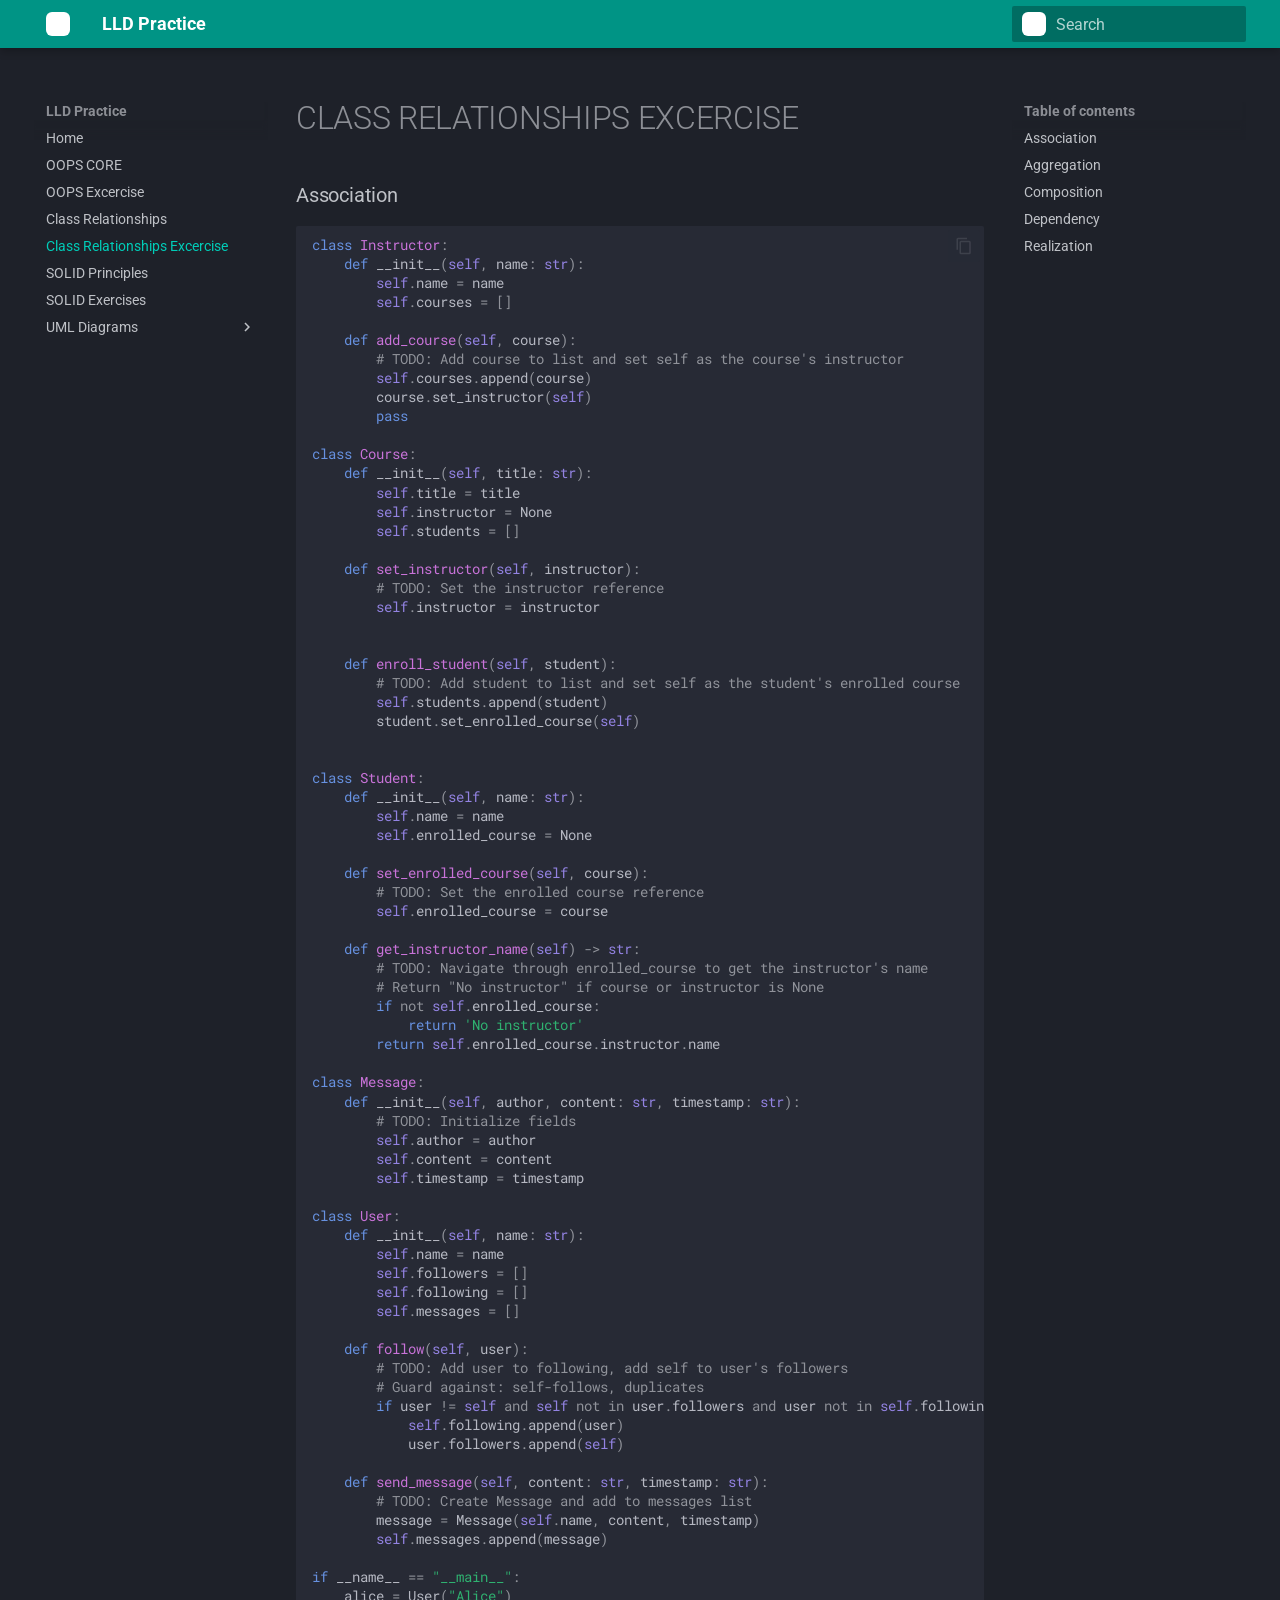
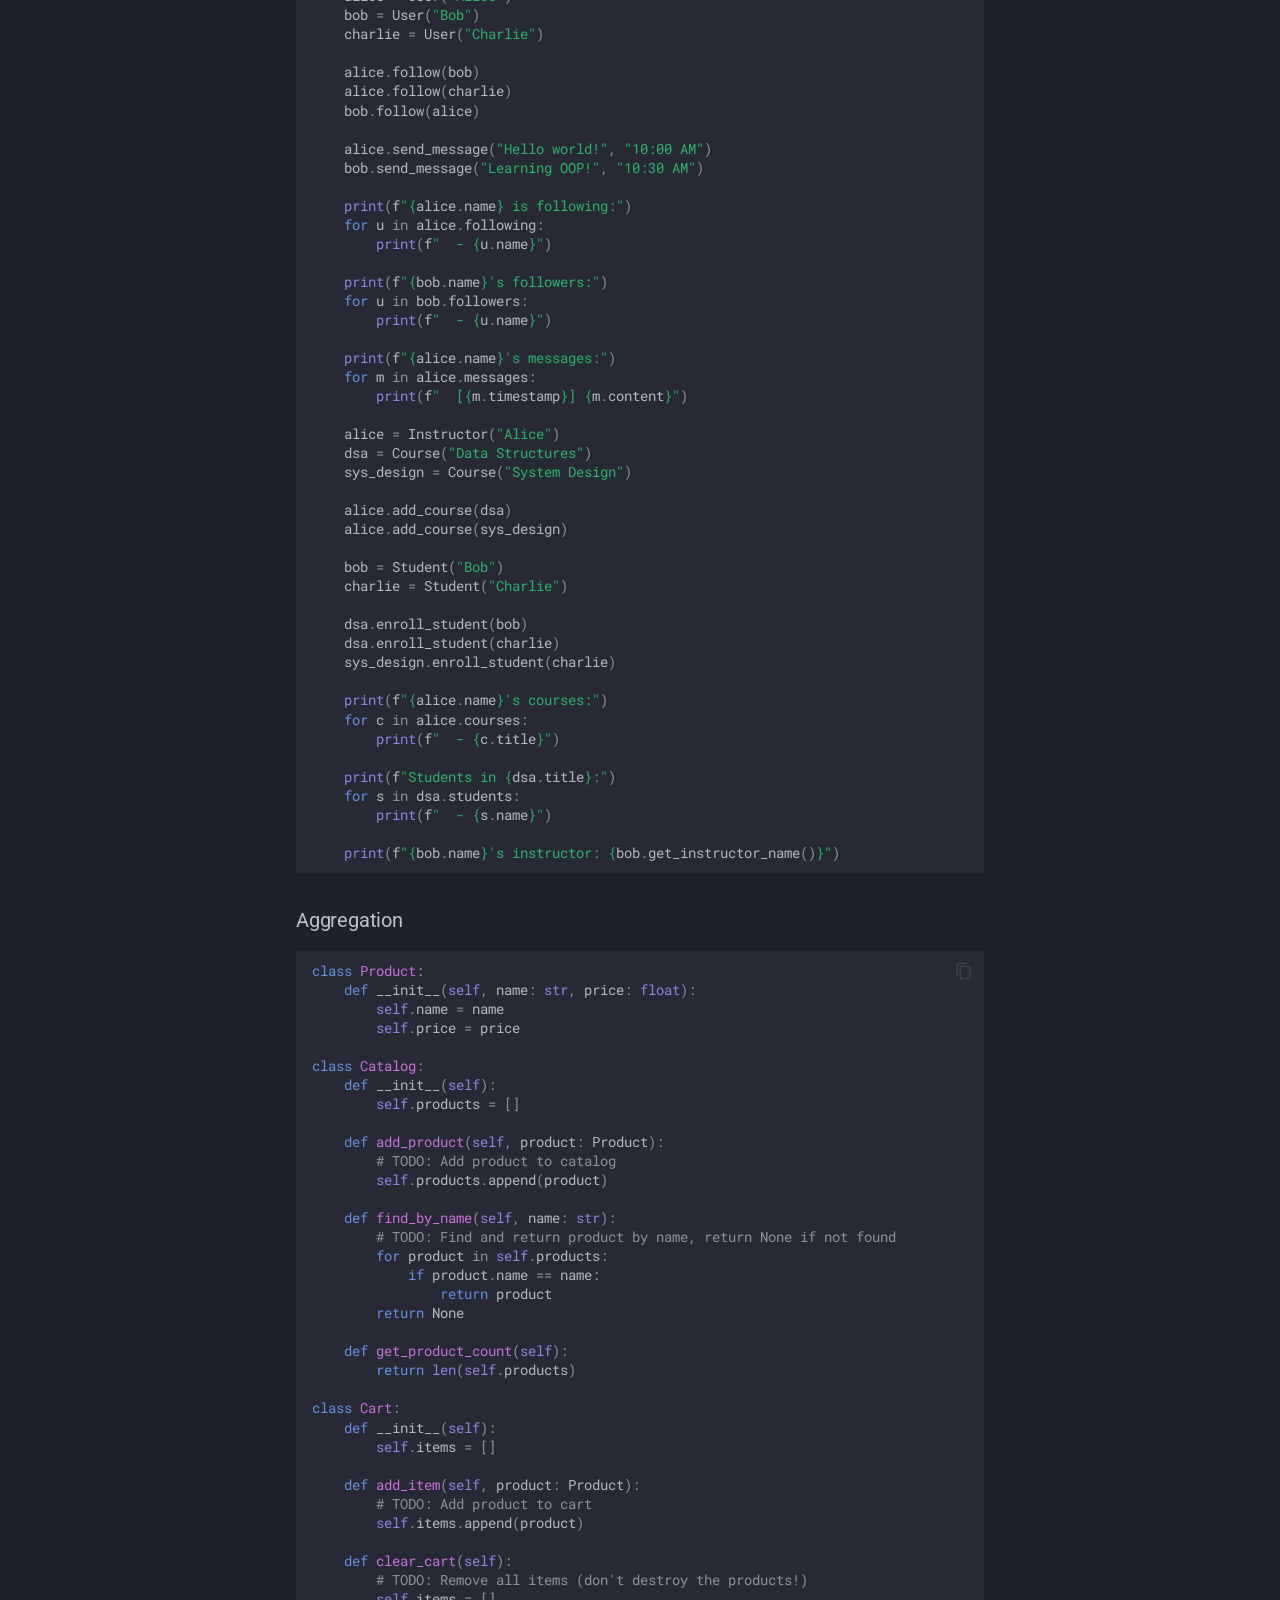
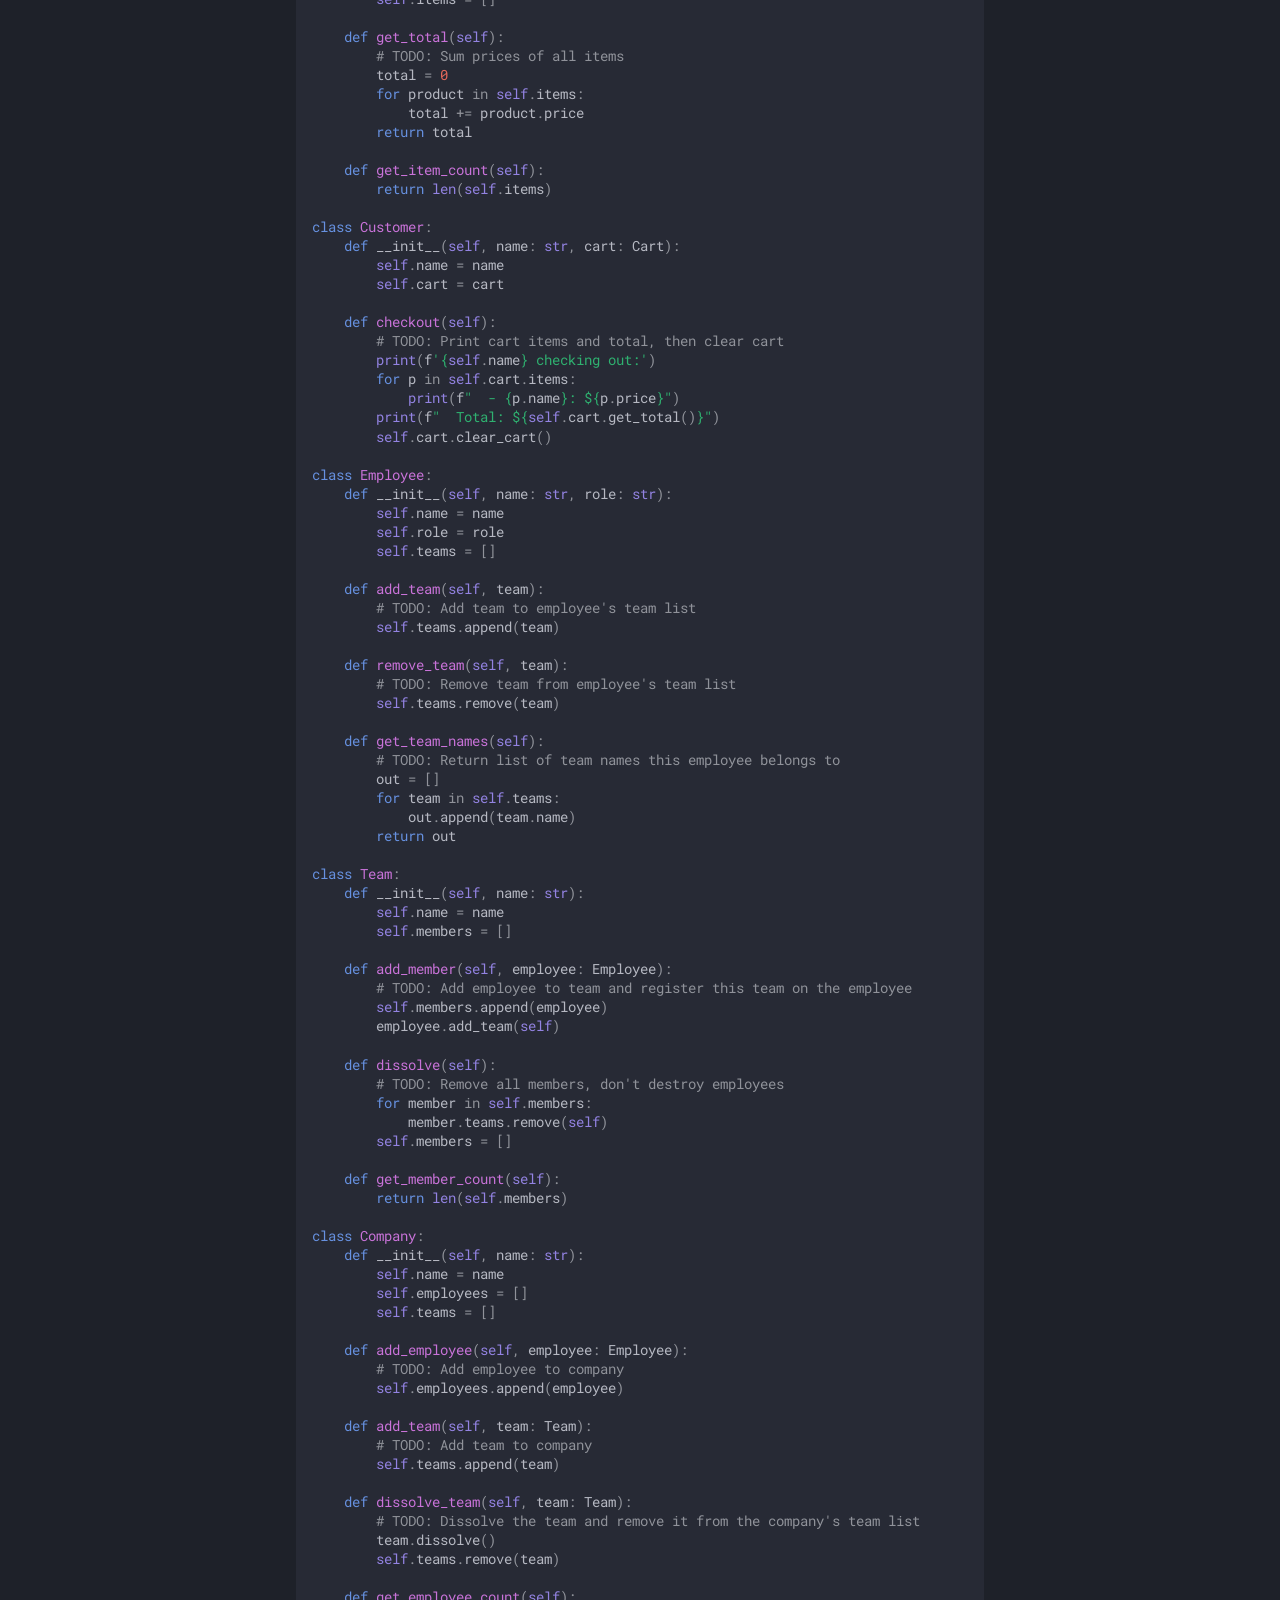
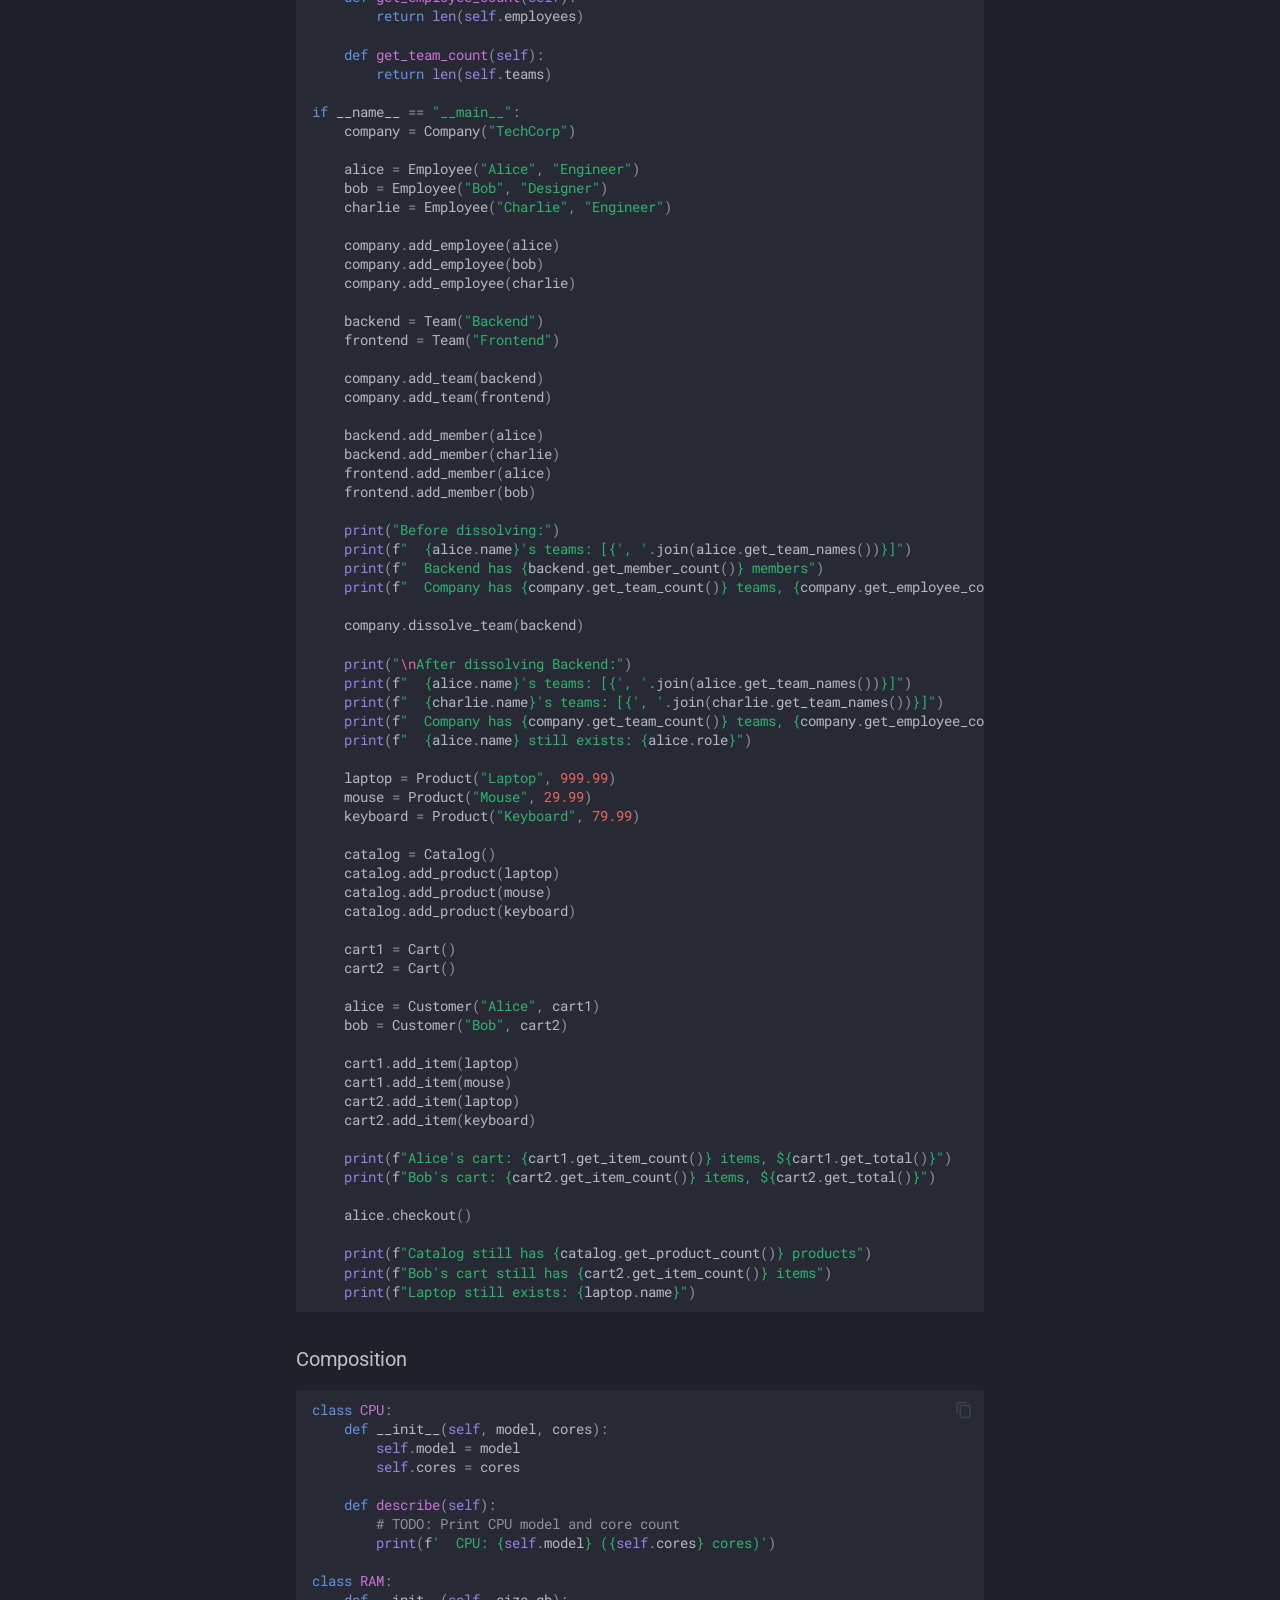
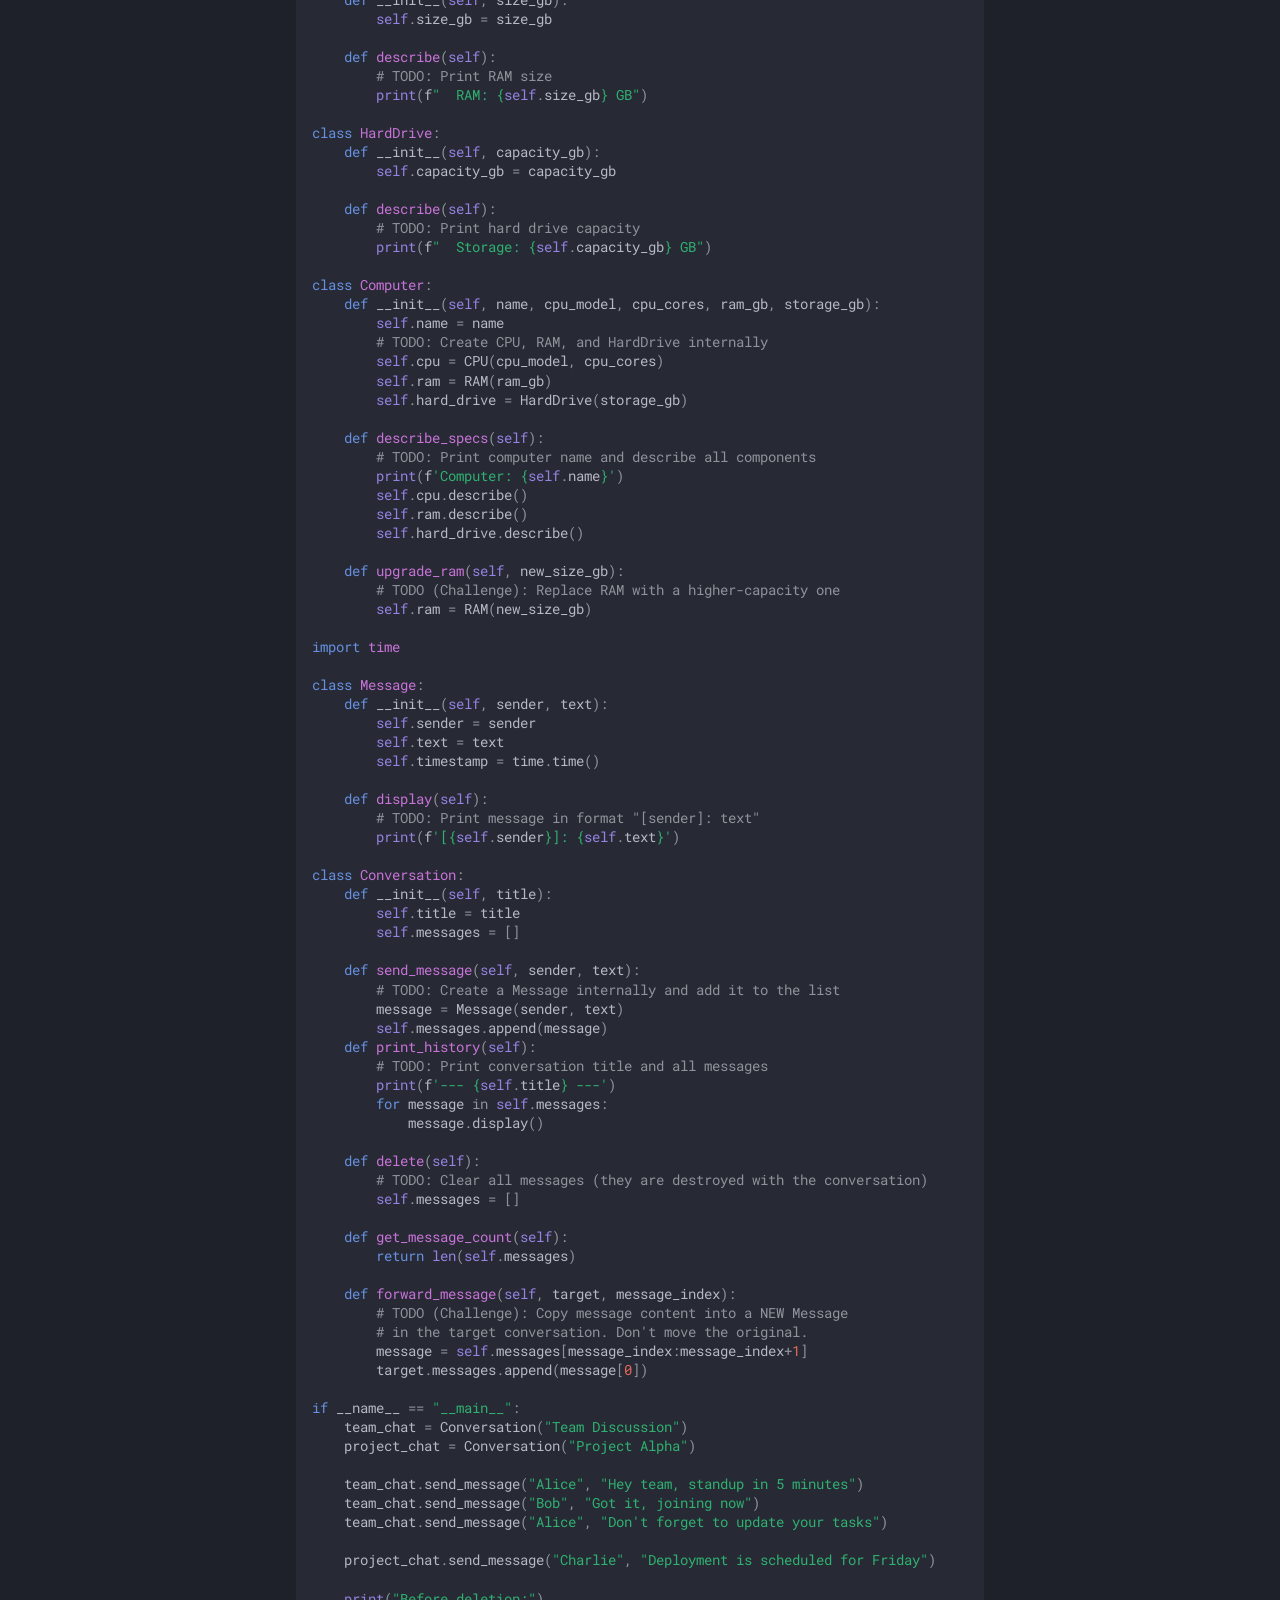
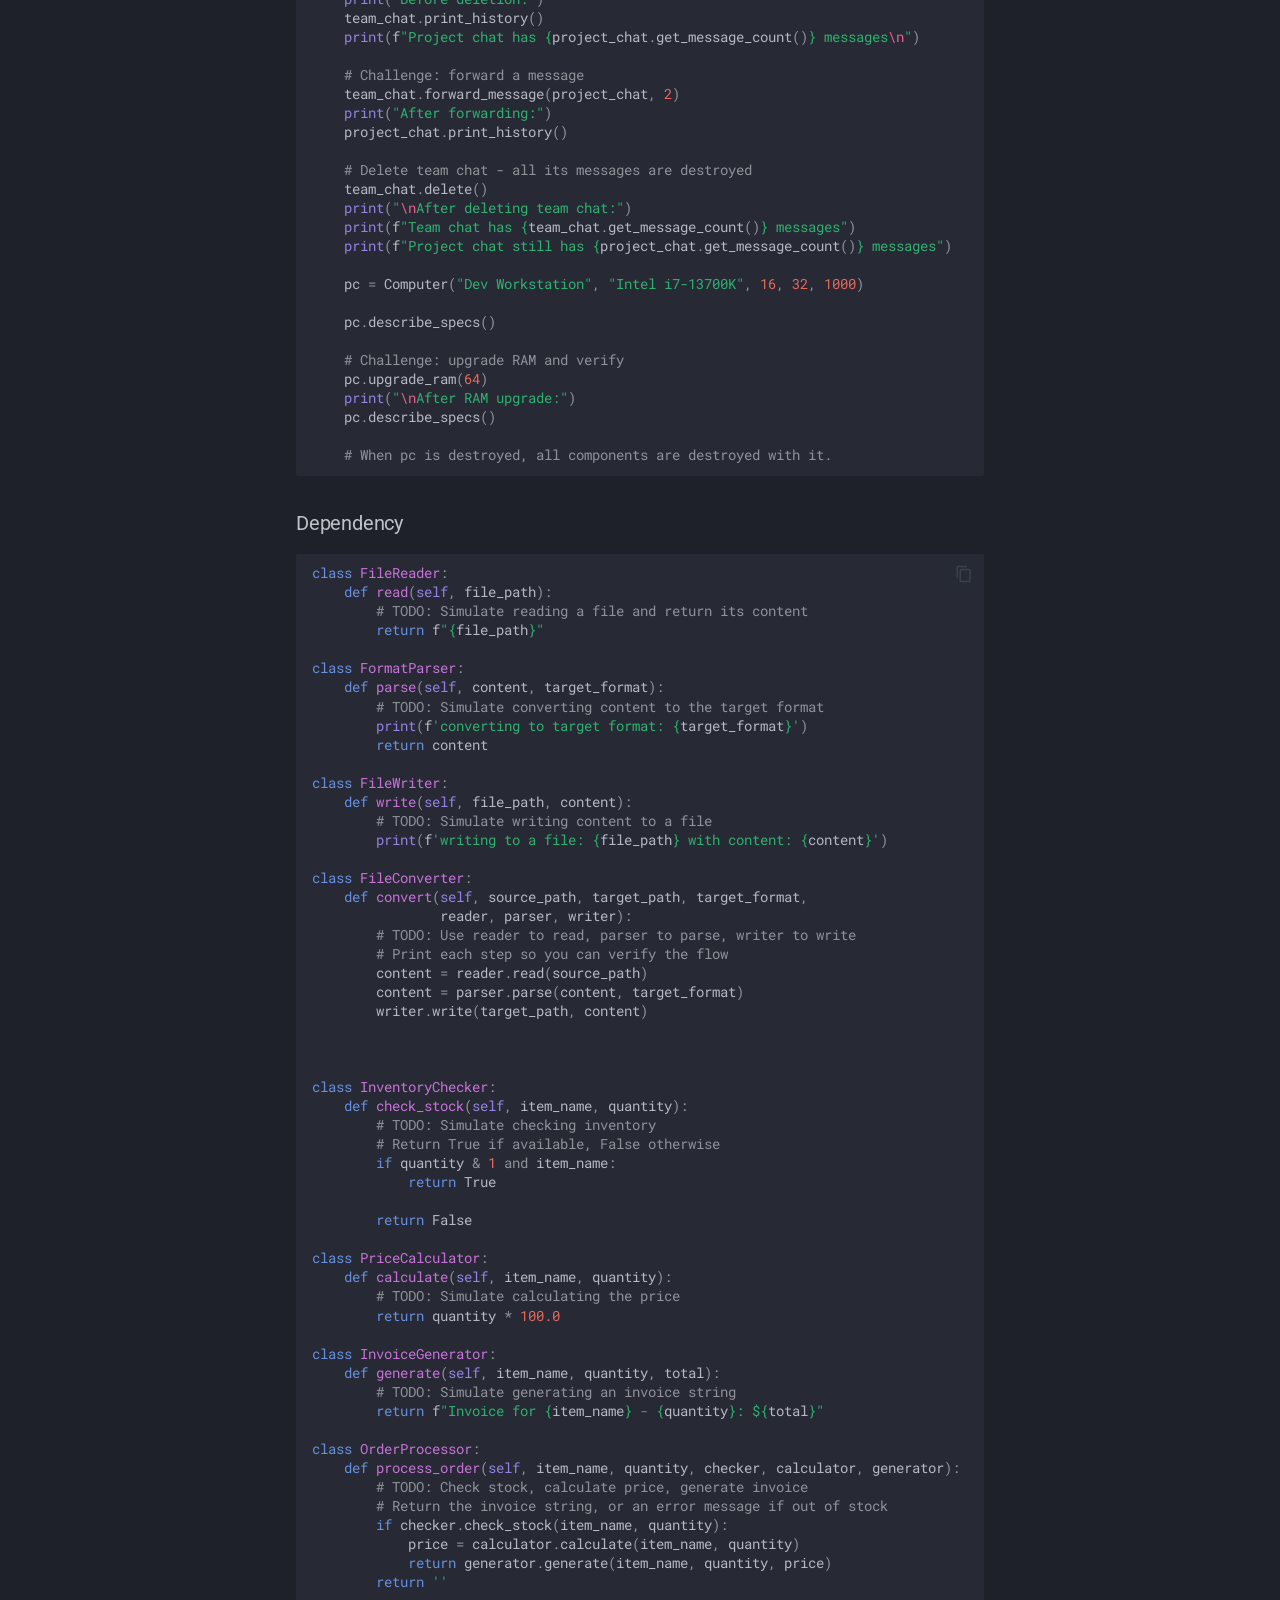
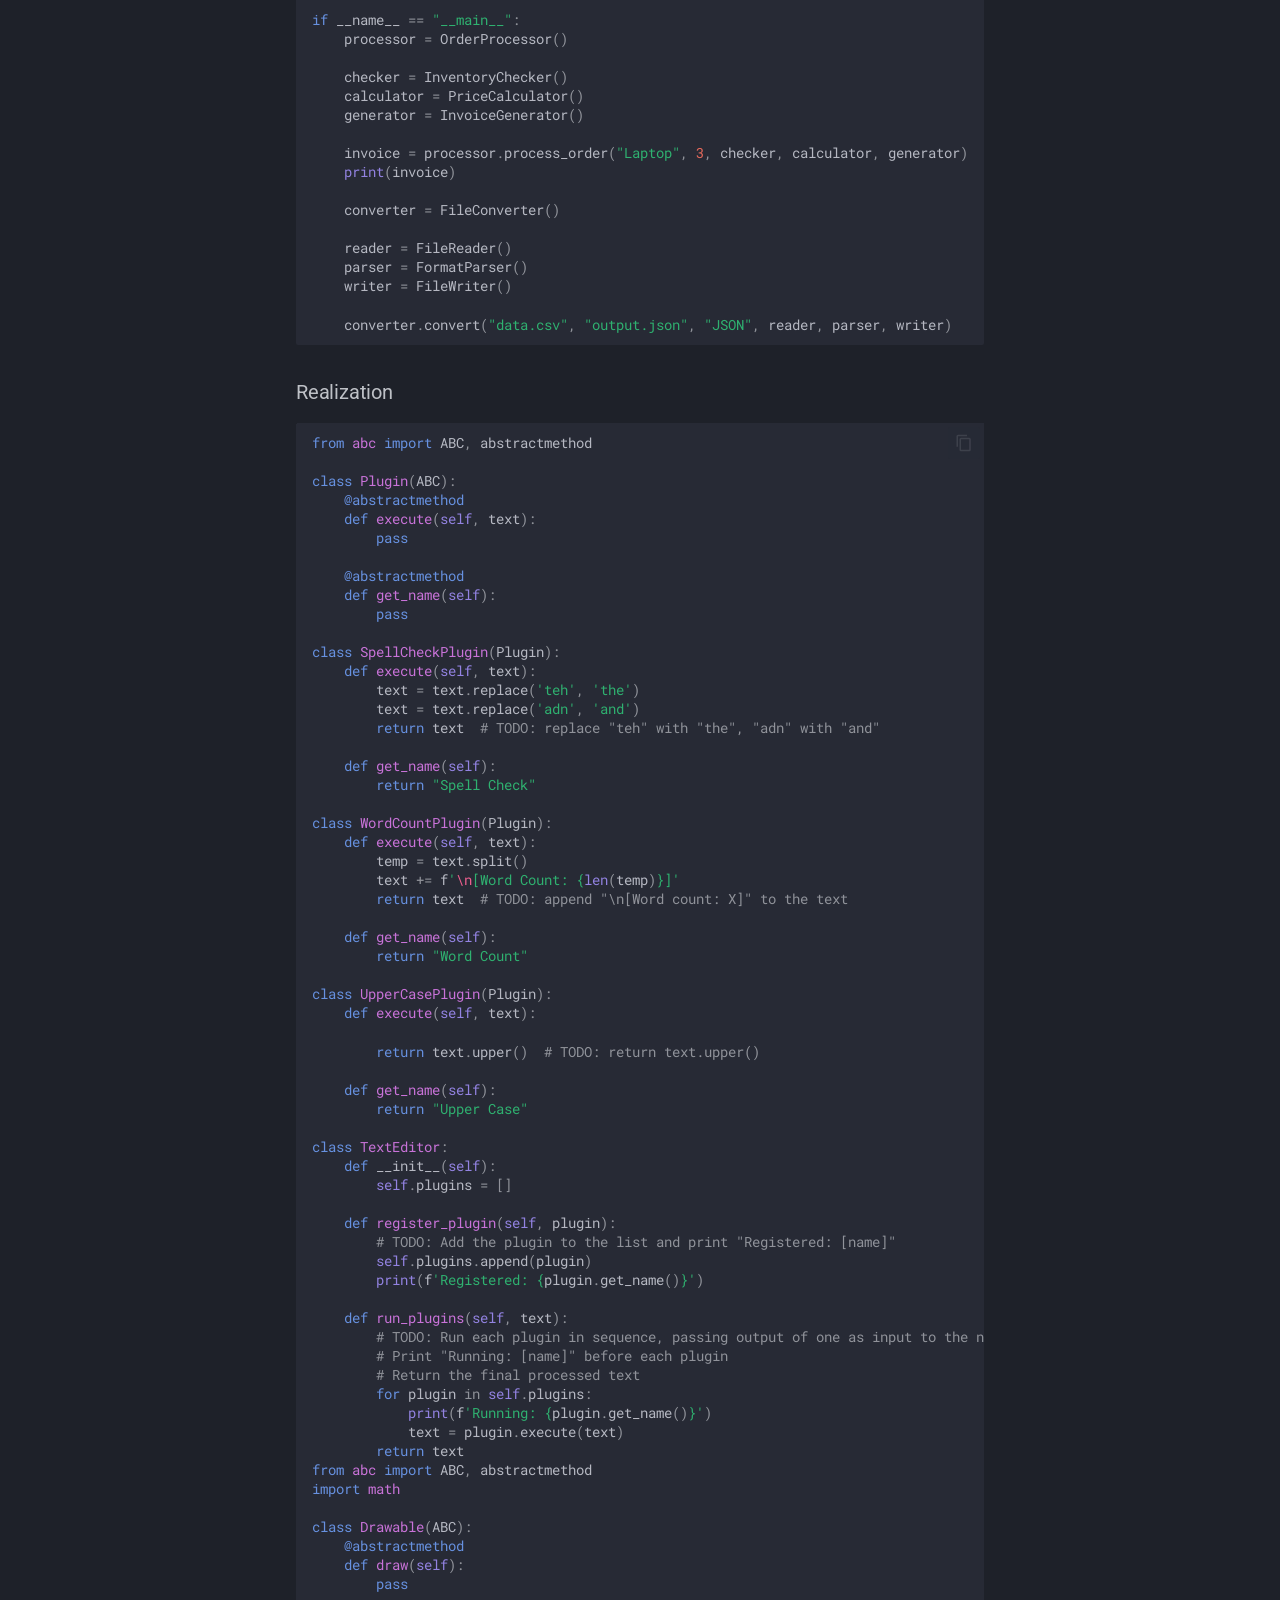
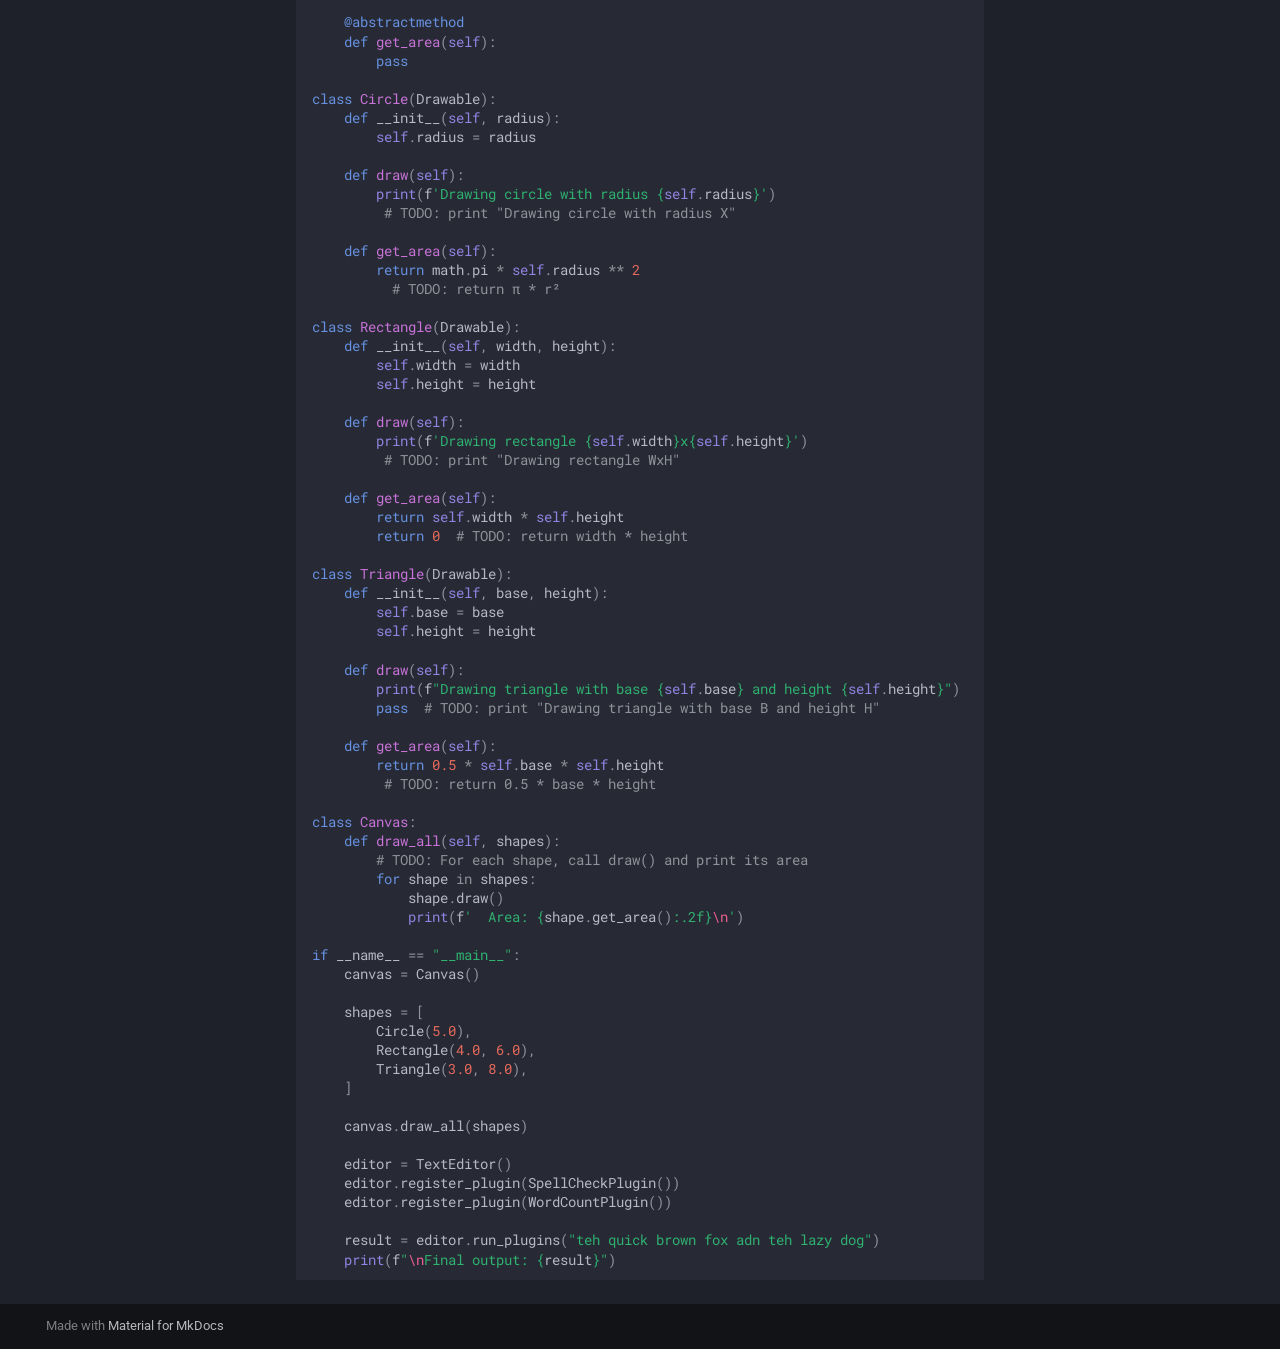
<file: classrelationships-excercise/index.html>
<!doctype html>
<html lang="en" class="no-js">
  <head>
    
      <meta charset="utf-8">
      <meta name="viewport" content="width=device-width,initial-scale=1">
      
      
      
      
        <link rel="prev" href="../classrelationships/">
      
      
        <link rel="next" href="../solid/">
      
      
        
      
      
      <link rel="icon" href="../assets/images/favicon.png">
      <meta name="generator" content="mkdocs-1.6.1, mkdocs-material-9.7.6">
    
    
      
        <title>Class Relationships Excercise - LLD Practice</title>
      
    
    
      <link rel="stylesheet" href="../assets/stylesheets/main.484c7ddc.min.css">
      
        
        <link rel="stylesheet" href="../assets/stylesheets/palette.ab4e12ef.min.css">
      
      


    
    
      
    
    
      
        
        
        <link rel="preconnect" href="https://fonts.gstatic.com" crossorigin>
        <link rel="stylesheet" href="https://fonts.googleapis.com/css?family=Roboto:300,300i,400,400i,700,700i%7CRoboto+Mono:400,400i,700,700i&display=fallback">
        <style>:root{--md-text-font:"Roboto";--md-code-font:"Roboto Mono"}</style>
      
    
    
      <link rel="stylesheet" href="../css/extra.css">
    
    <script>__md_scope=new URL("..",location),__md_hash=e=>[...e].reduce(((e,_)=>(e<<5)-e+_.charCodeAt(0)),0),__md_get=(e,_=localStorage,t=__md_scope)=>JSON.parse(_.getItem(t.pathname+"."+e)),__md_set=(e,_,t=localStorage,a=__md_scope)=>{try{t.setItem(a.pathname+"."+e,JSON.stringify(_))}catch(e){}}</script>
    
      

    
    
  </head>
  
  
    
    
    
    
    
    <body dir="ltr" data-md-color-scheme="slate" data-md-color-primary="teal" data-md-color-accent="indigo">
  
    
    <input class="md-toggle" data-md-toggle="drawer" type="checkbox" id="__drawer" autocomplete="off">
    <input class="md-toggle" data-md-toggle="search" type="checkbox" id="__search" autocomplete="off">
    <label class="md-overlay" for="__drawer"></label>
    <div data-md-component="skip">
      
        
        <a href="#class-relationships-excercise" class="md-skip">
          Skip to content
        </a>
      
    </div>
    <div data-md-component="announce">
      
    </div>
    
    
      

  

<header class="md-header md-header--shadow" data-md-component="header">
  <nav class="md-header__inner md-grid" aria-label="Header">
    <a href=".." title="LLD Practice" class="md-header__button md-logo" aria-label="LLD Practice" data-md-component="logo">
      
  
  <svg xmlns="http://www.w3.org/2000/svg" viewBox="0 0 24 24"><path d="M12 8a3 3 0 0 0 3-3 3 3 0 0 0-3-3 3 3 0 0 0-3 3 3 3 0 0 0 3 3m0 3.54C9.64 9.35 6.5 8 3 8v11c3.5 0 6.64 1.35 9 3.54 2.36-2.19 5.5-3.54 9-3.54V8c-3.5 0-6.64 1.35-9 3.54"/></svg>

    </a>
    <label class="md-header__button md-icon" for="__drawer">
      
      <svg xmlns="http://www.w3.org/2000/svg" viewBox="0 0 24 24"><path d="M3 6h18v2H3zm0 5h18v2H3zm0 5h18v2H3z"/></svg>
    </label>
    <div class="md-header__title" data-md-component="header-title">
      <div class="md-header__ellipsis">
        <div class="md-header__topic">
          <span class="md-ellipsis">
            LLD Practice
          </span>
        </div>
        <div class="md-header__topic" data-md-component="header-topic">
          <span class="md-ellipsis">
            
              Class Relationships Excercise
            
          </span>
        </div>
      </div>
    </div>
    
      
    
    
    
    
      
      
        <label class="md-header__button md-icon" for="__search">
          
          <svg xmlns="http://www.w3.org/2000/svg" viewBox="0 0 24 24"><path d="M9.5 3A6.5 6.5 0 0 1 16 9.5c0 1.61-.59 3.09-1.56 4.23l.27.27h.79l5 5-1.5 1.5-5-5v-.79l-.27-.27A6.52 6.52 0 0 1 9.5 16 6.5 6.5 0 0 1 3 9.5 6.5 6.5 0 0 1 9.5 3m0 2C7 5 5 7 5 9.5S7 14 9.5 14 14 12 14 9.5 12 5 9.5 5"/></svg>
        </label>
        <div class="md-search" data-md-component="search" role="dialog">
  <label class="md-search__overlay" for="__search"></label>
  <div class="md-search__inner" role="search">
    <form class="md-search__form" name="search">
      <input type="text" class="md-search__input" name="query" aria-label="Search" placeholder="Search" autocapitalize="off" autocorrect="off" autocomplete="off" spellcheck="false" data-md-component="search-query" required>
      <label class="md-search__icon md-icon" for="__search">
        
        <svg xmlns="http://www.w3.org/2000/svg" viewBox="0 0 24 24"><path d="M9.5 3A6.5 6.5 0 0 1 16 9.5c0 1.61-.59 3.09-1.56 4.23l.27.27h.79l5 5-1.5 1.5-5-5v-.79l-.27-.27A6.52 6.52 0 0 1 9.5 16 6.5 6.5 0 0 1 3 9.5 6.5 6.5 0 0 1 9.5 3m0 2C7 5 5 7 5 9.5S7 14 9.5 14 14 12 14 9.5 12 5 9.5 5"/></svg>
        
        <svg xmlns="http://www.w3.org/2000/svg" viewBox="0 0 24 24"><path d="M20 11v2H8l5.5 5.5-1.42 1.42L4.16 12l7.92-7.92L13.5 5.5 8 11z"/></svg>
      </label>
      <nav class="md-search__options" aria-label="Search">
        
        <button type="reset" class="md-search__icon md-icon" title="Clear" aria-label="Clear" tabindex="-1">
          
          <svg xmlns="http://www.w3.org/2000/svg" viewBox="0 0 24 24"><path d="M19 6.41 17.59 5 12 10.59 6.41 5 5 6.41 10.59 12 5 17.59 6.41 19 12 13.41 17.59 19 19 17.59 13.41 12z"/></svg>
        </button>
      </nav>
      
    </form>
    <div class="md-search__output">
      <div class="md-search__scrollwrap" tabindex="0" data-md-scrollfix>
        <div class="md-search-result" data-md-component="search-result">
          <div class="md-search-result__meta">
            Initializing search
          </div>
          <ol class="md-search-result__list" role="presentation"></ol>
        </div>
      </div>
    </div>
  </div>
</div>
      
    
    
  </nav>
  
</header>
    
    <div class="md-container" data-md-component="container">
      
      
        
          
        
      
      <main class="md-main" data-md-component="main">
        <div class="md-main__inner md-grid">
          
            
              
              <div class="md-sidebar md-sidebar--primary" data-md-component="sidebar" data-md-type="navigation" >
                <div class="md-sidebar__scrollwrap">
                  <div class="md-sidebar__inner">
                    



<nav class="md-nav md-nav--primary" aria-label="Navigation" data-md-level="0">
  <label class="md-nav__title" for="__drawer">
    <a href=".." title="LLD Practice" class="md-nav__button md-logo" aria-label="LLD Practice" data-md-component="logo">
      
  
  <svg xmlns="http://www.w3.org/2000/svg" viewBox="0 0 24 24"><path d="M12 8a3 3 0 0 0 3-3 3 3 0 0 0-3-3 3 3 0 0 0-3 3 3 3 0 0 0 3 3m0 3.54C9.64 9.35 6.5 8 3 8v11c3.5 0 6.64 1.35 9 3.54 2.36-2.19 5.5-3.54 9-3.54V8c-3.5 0-6.64 1.35-9 3.54"/></svg>

    </a>
    LLD Practice
  </label>
  
  <ul class="md-nav__list" data-md-scrollfix>
    
      
      
  
  
  
  
    <li class="md-nav__item">
      <a href=".." class="md-nav__link">
        
  
  
  <span class="md-ellipsis">
    
  
    Home
  

    
  </span>
  
  

      </a>
    </li>
  

    
      
      
  
  
  
  
    <li class="md-nav__item">
      <a href="../classes/" class="md-nav__link">
        
  
  
  <span class="md-ellipsis">
    
  
    OOPS CORE
  

    
  </span>
  
  

      </a>
    </li>
  

    
      
      
  
  
  
  
    <li class="md-nav__item">
      <a href="../classes-excercise/" class="md-nav__link">
        
  
  
  <span class="md-ellipsis">
    
  
    OOPS Excercise
  

    
  </span>
  
  

      </a>
    </li>
  

    
      
      
  
  
  
  
    <li class="md-nav__item">
      <a href="../classrelationships/" class="md-nav__link">
        
  
  
  <span class="md-ellipsis">
    
  
    Class Relationships
  

    
  </span>
  
  

      </a>
    </li>
  

    
      
      
  
  
    
  
  
  
    <li class="md-nav__item md-nav__item--active">
      
      <input class="md-nav__toggle md-toggle" type="checkbox" id="__toc">
      
      
        
      
      
        <label class="md-nav__link md-nav__link--active" for="__toc">
          
  
  
  <span class="md-ellipsis">
    
  
    Class Relationships Excercise
  

    
  </span>
  
  

          <span class="md-nav__icon md-icon"></span>
        </label>
      
      <a href="./" class="md-nav__link md-nav__link--active">
        
  
  
  <span class="md-ellipsis">
    
  
    Class Relationships Excercise
  

    
  </span>
  
  

      </a>
      
        

<nav class="md-nav md-nav--secondary" aria-label="Table of contents">
  
  
  
    
  
  
    <label class="md-nav__title" for="__toc">
      <span class="md-nav__icon md-icon"></span>
      Table of contents
    </label>
    <ul class="md-nav__list" data-md-component="toc" data-md-scrollfix>
      
        <li class="md-nav__item">
  <a href="#association" class="md-nav__link">
    <span class="md-ellipsis">
      
        Association
      
    </span>
  </a>
  
</li>
      
        <li class="md-nav__item">
  <a href="#aggregation" class="md-nav__link">
    <span class="md-ellipsis">
      
        Aggregation
      
    </span>
  </a>
  
</li>
      
        <li class="md-nav__item">
  <a href="#composition" class="md-nav__link">
    <span class="md-ellipsis">
      
        Composition
      
    </span>
  </a>
  
</li>
      
        <li class="md-nav__item">
  <a href="#dependency" class="md-nav__link">
    <span class="md-ellipsis">
      
        Dependency
      
    </span>
  </a>
  
</li>
      
        <li class="md-nav__item">
  <a href="#realization" class="md-nav__link">
    <span class="md-ellipsis">
      
        Realization
      
    </span>
  </a>
  
</li>
      
    </ul>
  
</nav>
      
    </li>
  

    
      
      
  
  
  
  
    <li class="md-nav__item">
      <a href="../solid/" class="md-nav__link">
        
  
  
  <span class="md-ellipsis">
    
  
    SOLID Principles
  

    
  </span>
  
  

      </a>
    </li>
  

    
      
      
  
  
  
  
    <li class="md-nav__item">
      <a href="../solid-excercise/" class="md-nav__link">
        
  
  
  <span class="md-ellipsis">
    
  
    SOLID Exercises
  

    
  </span>
  
  

      </a>
    </li>
  

    
      
      
  
  
  
  
    
    
    
    
    
    <li class="md-nav__item md-nav__item--nested">
      
        
        
        <input class="md-nav__toggle md-toggle " type="checkbox" id="__nav_8" >
        
          
          <label class="md-nav__link" for="__nav_8" id="__nav_8_label" tabindex="0">
            
  
  
  <span class="md-ellipsis">
    
  
    UML Diagrams
  

    
  </span>
  
  

            <span class="md-nav__icon md-icon"></span>
          </label>
        
        <nav class="md-nav" data-md-level="1" aria-labelledby="__nav_8_label" aria-expanded="false">
          <label class="md-nav__title" for="__nav_8">
            <span class="md-nav__icon md-icon"></span>
            
  
    UML Diagrams
  

          </label>
          <ul class="md-nav__list" data-md-scrollfix>
            
              
                
  
  
  
  
    <li class="md-nav__item">
      <a href="../uml-class-diagram/" class="md-nav__link">
        
  
  
  <span class="md-ellipsis">
    
  
    Class Diagram
  

    
  </span>
  
  

      </a>
    </li>
  

              
            
              
                
  
  
  
  
    <li class="md-nav__item">
      <a href="../uml-sequence-diagram/" class="md-nav__link">
        
  
  
  <span class="md-ellipsis">
    
  
    Sequence Diagram
  

    
  </span>
  
  

      </a>
    </li>
  

              
            
              
                
  
  
  
  
    <li class="md-nav__item">
      <a href="../uml-activity-diagram/" class="md-nav__link">
        
  
  
  <span class="md-ellipsis">
    
  
    Activity Diagram
  

    
  </span>
  
  

      </a>
    </li>
  

              
            
              
                
  
  
  
  
    <li class="md-nav__item">
      <a href="../uml-usecase-diagram/" class="md-nav__link">
        
  
  
  <span class="md-ellipsis">
    
  
    Use Case Diagram
  

    
  </span>
  
  

      </a>
    </li>
  

              
            
              
                
  
  
  
  
    <li class="md-nav__item">
      <a href="../uml-state-diagram/" class="md-nav__link">
        
  
  
  <span class="md-ellipsis">
    
  
    State Diagram
  

    
  </span>
  
  

      </a>
    </li>
  

              
            
          </ul>
        </nav>
      
    </li>
  

    
  </ul>
</nav>
                  </div>
                </div>
              </div>
            
            
              
              <div class="md-sidebar md-sidebar--secondary" data-md-component="sidebar" data-md-type="toc" >
                <div class="md-sidebar__scrollwrap">
                  <div class="md-sidebar__inner">
                    

<nav class="md-nav md-nav--secondary" aria-label="Table of contents">
  
  
  
    
  
  
    <label class="md-nav__title" for="__toc">
      <span class="md-nav__icon md-icon"></span>
      Table of contents
    </label>
    <ul class="md-nav__list" data-md-component="toc" data-md-scrollfix>
      
        <li class="md-nav__item">
  <a href="#association" class="md-nav__link">
    <span class="md-ellipsis">
      
        Association
      
    </span>
  </a>
  
</li>
      
        <li class="md-nav__item">
  <a href="#aggregation" class="md-nav__link">
    <span class="md-ellipsis">
      
        Aggregation
      
    </span>
  </a>
  
</li>
      
        <li class="md-nav__item">
  <a href="#composition" class="md-nav__link">
    <span class="md-ellipsis">
      
        Composition
      
    </span>
  </a>
  
</li>
      
        <li class="md-nav__item">
  <a href="#dependency" class="md-nav__link">
    <span class="md-ellipsis">
      
        Dependency
      
    </span>
  </a>
  
</li>
      
        <li class="md-nav__item">
  <a href="#realization" class="md-nav__link">
    <span class="md-ellipsis">
      
        Realization
      
    </span>
  </a>
  
</li>
      
    </ul>
  
</nav>
                  </div>
                </div>
              </div>
            
          
          
            <div class="md-content" data-md-component="content">
              
              <article class="md-content__inner md-typeset">
                
                  



<h1 id="class-relationships-excercise">CLASS RELATIONSHIPS EXCERCISE</h1>
<h3 id="association">Association</h3>
<div class="highlight"><pre><span></span><code><a id="__codelineno-0-1" name="__codelineno-0-1" href="#__codelineno-0-1"></a><span class="k">class</span><span class="w"> </span><span class="nc">Instructor</span><span class="p">:</span>
<a id="__codelineno-0-2" name="__codelineno-0-2" href="#__codelineno-0-2"></a>    <span class="k">def</span><span class="w"> </span><span class="fm">__init__</span><span class="p">(</span><span class="bp">self</span><span class="p">,</span> <span class="n">name</span><span class="p">:</span> <span class="nb">str</span><span class="p">):</span>
<a id="__codelineno-0-3" name="__codelineno-0-3" href="#__codelineno-0-3"></a>        <span class="bp">self</span><span class="o">.</span><span class="n">name</span> <span class="o">=</span> <span class="n">name</span>
<a id="__codelineno-0-4" name="__codelineno-0-4" href="#__codelineno-0-4"></a>        <span class="bp">self</span><span class="o">.</span><span class="n">courses</span> <span class="o">=</span> <span class="p">[]</span>
<a id="__codelineno-0-5" name="__codelineno-0-5" href="#__codelineno-0-5"></a>
<a id="__codelineno-0-6" name="__codelineno-0-6" href="#__codelineno-0-6"></a>    <span class="k">def</span><span class="w"> </span><span class="nf">add_course</span><span class="p">(</span><span class="bp">self</span><span class="p">,</span> <span class="n">course</span><span class="p">):</span>
<a id="__codelineno-0-7" name="__codelineno-0-7" href="#__codelineno-0-7"></a>        <span class="c1"># TODO: Add course to list and set self as the course&#39;s instructor</span>
<a id="__codelineno-0-8" name="__codelineno-0-8" href="#__codelineno-0-8"></a>        <span class="bp">self</span><span class="o">.</span><span class="n">courses</span><span class="o">.</span><span class="n">append</span><span class="p">(</span><span class="n">course</span><span class="p">)</span>
<a id="__codelineno-0-9" name="__codelineno-0-9" href="#__codelineno-0-9"></a>        <span class="n">course</span><span class="o">.</span><span class="n">set_instructor</span><span class="p">(</span><span class="bp">self</span><span class="p">)</span>
<a id="__codelineno-0-10" name="__codelineno-0-10" href="#__codelineno-0-10"></a>        <span class="k">pass</span>
<a id="__codelineno-0-11" name="__codelineno-0-11" href="#__codelineno-0-11"></a>
<a id="__codelineno-0-12" name="__codelineno-0-12" href="#__codelineno-0-12"></a><span class="k">class</span><span class="w"> </span><span class="nc">Course</span><span class="p">:</span>
<a id="__codelineno-0-13" name="__codelineno-0-13" href="#__codelineno-0-13"></a>    <span class="k">def</span><span class="w"> </span><span class="fm">__init__</span><span class="p">(</span><span class="bp">self</span><span class="p">,</span> <span class="n">title</span><span class="p">:</span> <span class="nb">str</span><span class="p">):</span>
<a id="__codelineno-0-14" name="__codelineno-0-14" href="#__codelineno-0-14"></a>        <span class="bp">self</span><span class="o">.</span><span class="n">title</span> <span class="o">=</span> <span class="n">title</span>
<a id="__codelineno-0-15" name="__codelineno-0-15" href="#__codelineno-0-15"></a>        <span class="bp">self</span><span class="o">.</span><span class="n">instructor</span> <span class="o">=</span> <span class="kc">None</span>
<a id="__codelineno-0-16" name="__codelineno-0-16" href="#__codelineno-0-16"></a>        <span class="bp">self</span><span class="o">.</span><span class="n">students</span> <span class="o">=</span> <span class="p">[]</span>
<a id="__codelineno-0-17" name="__codelineno-0-17" href="#__codelineno-0-17"></a>
<a id="__codelineno-0-18" name="__codelineno-0-18" href="#__codelineno-0-18"></a>    <span class="k">def</span><span class="w"> </span><span class="nf">set_instructor</span><span class="p">(</span><span class="bp">self</span><span class="p">,</span> <span class="n">instructor</span><span class="p">):</span>
<a id="__codelineno-0-19" name="__codelineno-0-19" href="#__codelineno-0-19"></a>        <span class="c1"># TODO: Set the instructor reference</span>
<a id="__codelineno-0-20" name="__codelineno-0-20" href="#__codelineno-0-20"></a>        <span class="bp">self</span><span class="o">.</span><span class="n">instructor</span> <span class="o">=</span> <span class="n">instructor</span>
<a id="__codelineno-0-21" name="__codelineno-0-21" href="#__codelineno-0-21"></a>
<a id="__codelineno-0-22" name="__codelineno-0-22" href="#__codelineno-0-22"></a>
<a id="__codelineno-0-23" name="__codelineno-0-23" href="#__codelineno-0-23"></a>    <span class="k">def</span><span class="w"> </span><span class="nf">enroll_student</span><span class="p">(</span><span class="bp">self</span><span class="p">,</span> <span class="n">student</span><span class="p">):</span>
<a id="__codelineno-0-24" name="__codelineno-0-24" href="#__codelineno-0-24"></a>        <span class="c1"># TODO: Add student to list and set self as the student&#39;s enrolled course</span>
<a id="__codelineno-0-25" name="__codelineno-0-25" href="#__codelineno-0-25"></a>        <span class="bp">self</span><span class="o">.</span><span class="n">students</span><span class="o">.</span><span class="n">append</span><span class="p">(</span><span class="n">student</span><span class="p">)</span>
<a id="__codelineno-0-26" name="__codelineno-0-26" href="#__codelineno-0-26"></a>        <span class="n">student</span><span class="o">.</span><span class="n">set_enrolled_course</span><span class="p">(</span><span class="bp">self</span><span class="p">)</span>
<a id="__codelineno-0-27" name="__codelineno-0-27" href="#__codelineno-0-27"></a>
<a id="__codelineno-0-28" name="__codelineno-0-28" href="#__codelineno-0-28"></a>
<a id="__codelineno-0-29" name="__codelineno-0-29" href="#__codelineno-0-29"></a><span class="k">class</span><span class="w"> </span><span class="nc">Student</span><span class="p">:</span>
<a id="__codelineno-0-30" name="__codelineno-0-30" href="#__codelineno-0-30"></a>    <span class="k">def</span><span class="w"> </span><span class="fm">__init__</span><span class="p">(</span><span class="bp">self</span><span class="p">,</span> <span class="n">name</span><span class="p">:</span> <span class="nb">str</span><span class="p">):</span>
<a id="__codelineno-0-31" name="__codelineno-0-31" href="#__codelineno-0-31"></a>        <span class="bp">self</span><span class="o">.</span><span class="n">name</span> <span class="o">=</span> <span class="n">name</span>
<a id="__codelineno-0-32" name="__codelineno-0-32" href="#__codelineno-0-32"></a>        <span class="bp">self</span><span class="o">.</span><span class="n">enrolled_course</span> <span class="o">=</span> <span class="kc">None</span>
<a id="__codelineno-0-33" name="__codelineno-0-33" href="#__codelineno-0-33"></a>
<a id="__codelineno-0-34" name="__codelineno-0-34" href="#__codelineno-0-34"></a>    <span class="k">def</span><span class="w"> </span><span class="nf">set_enrolled_course</span><span class="p">(</span><span class="bp">self</span><span class="p">,</span> <span class="n">course</span><span class="p">):</span>
<a id="__codelineno-0-35" name="__codelineno-0-35" href="#__codelineno-0-35"></a>        <span class="c1"># TODO: Set the enrolled course reference</span>
<a id="__codelineno-0-36" name="__codelineno-0-36" href="#__codelineno-0-36"></a>        <span class="bp">self</span><span class="o">.</span><span class="n">enrolled_course</span> <span class="o">=</span> <span class="n">course</span>
<a id="__codelineno-0-37" name="__codelineno-0-37" href="#__codelineno-0-37"></a>
<a id="__codelineno-0-38" name="__codelineno-0-38" href="#__codelineno-0-38"></a>    <span class="k">def</span><span class="w"> </span><span class="nf">get_instructor_name</span><span class="p">(</span><span class="bp">self</span><span class="p">)</span> <span class="o">-&gt;</span> <span class="nb">str</span><span class="p">:</span>
<a id="__codelineno-0-39" name="__codelineno-0-39" href="#__codelineno-0-39"></a>        <span class="c1"># TODO: Navigate through enrolled_course to get the instructor&#39;s name</span>
<a id="__codelineno-0-40" name="__codelineno-0-40" href="#__codelineno-0-40"></a>        <span class="c1"># Return &quot;No instructor&quot; if course or instructor is None</span>
<a id="__codelineno-0-41" name="__codelineno-0-41" href="#__codelineno-0-41"></a>        <span class="k">if</span> <span class="ow">not</span> <span class="bp">self</span><span class="o">.</span><span class="n">enrolled_course</span><span class="p">:</span>
<a id="__codelineno-0-42" name="__codelineno-0-42" href="#__codelineno-0-42"></a>            <span class="k">return</span> <span class="s1">&#39;No instructor&#39;</span>
<a id="__codelineno-0-43" name="__codelineno-0-43" href="#__codelineno-0-43"></a>        <span class="k">return</span> <span class="bp">self</span><span class="o">.</span><span class="n">enrolled_course</span><span class="o">.</span><span class="n">instructor</span><span class="o">.</span><span class="n">name</span>
<a id="__codelineno-0-44" name="__codelineno-0-44" href="#__codelineno-0-44"></a>
<a id="__codelineno-0-45" name="__codelineno-0-45" href="#__codelineno-0-45"></a><span class="k">class</span><span class="w"> </span><span class="nc">Message</span><span class="p">:</span>
<a id="__codelineno-0-46" name="__codelineno-0-46" href="#__codelineno-0-46"></a>    <span class="k">def</span><span class="w"> </span><span class="fm">__init__</span><span class="p">(</span><span class="bp">self</span><span class="p">,</span> <span class="n">author</span><span class="p">,</span> <span class="n">content</span><span class="p">:</span> <span class="nb">str</span><span class="p">,</span> <span class="n">timestamp</span><span class="p">:</span> <span class="nb">str</span><span class="p">):</span>
<a id="__codelineno-0-47" name="__codelineno-0-47" href="#__codelineno-0-47"></a>        <span class="c1"># TODO: Initialize fields</span>
<a id="__codelineno-0-48" name="__codelineno-0-48" href="#__codelineno-0-48"></a>        <span class="bp">self</span><span class="o">.</span><span class="n">author</span> <span class="o">=</span> <span class="n">author</span>
<a id="__codelineno-0-49" name="__codelineno-0-49" href="#__codelineno-0-49"></a>        <span class="bp">self</span><span class="o">.</span><span class="n">content</span> <span class="o">=</span> <span class="n">content</span>
<a id="__codelineno-0-50" name="__codelineno-0-50" href="#__codelineno-0-50"></a>        <span class="bp">self</span><span class="o">.</span><span class="n">timestamp</span> <span class="o">=</span> <span class="n">timestamp</span>
<a id="__codelineno-0-51" name="__codelineno-0-51" href="#__codelineno-0-51"></a>
<a id="__codelineno-0-52" name="__codelineno-0-52" href="#__codelineno-0-52"></a><span class="k">class</span><span class="w"> </span><span class="nc">User</span><span class="p">:</span>
<a id="__codelineno-0-53" name="__codelineno-0-53" href="#__codelineno-0-53"></a>    <span class="k">def</span><span class="w"> </span><span class="fm">__init__</span><span class="p">(</span><span class="bp">self</span><span class="p">,</span> <span class="n">name</span><span class="p">:</span> <span class="nb">str</span><span class="p">):</span>
<a id="__codelineno-0-54" name="__codelineno-0-54" href="#__codelineno-0-54"></a>        <span class="bp">self</span><span class="o">.</span><span class="n">name</span> <span class="o">=</span> <span class="n">name</span>
<a id="__codelineno-0-55" name="__codelineno-0-55" href="#__codelineno-0-55"></a>        <span class="bp">self</span><span class="o">.</span><span class="n">followers</span> <span class="o">=</span> <span class="p">[]</span>
<a id="__codelineno-0-56" name="__codelineno-0-56" href="#__codelineno-0-56"></a>        <span class="bp">self</span><span class="o">.</span><span class="n">following</span> <span class="o">=</span> <span class="p">[]</span>
<a id="__codelineno-0-57" name="__codelineno-0-57" href="#__codelineno-0-57"></a>        <span class="bp">self</span><span class="o">.</span><span class="n">messages</span> <span class="o">=</span> <span class="p">[]</span>
<a id="__codelineno-0-58" name="__codelineno-0-58" href="#__codelineno-0-58"></a>
<a id="__codelineno-0-59" name="__codelineno-0-59" href="#__codelineno-0-59"></a>    <span class="k">def</span><span class="w"> </span><span class="nf">follow</span><span class="p">(</span><span class="bp">self</span><span class="p">,</span> <span class="n">user</span><span class="p">):</span>
<a id="__codelineno-0-60" name="__codelineno-0-60" href="#__codelineno-0-60"></a>        <span class="c1"># TODO: Add user to following, add self to user&#39;s followers</span>
<a id="__codelineno-0-61" name="__codelineno-0-61" href="#__codelineno-0-61"></a>        <span class="c1"># Guard against: self-follows, duplicates</span>
<a id="__codelineno-0-62" name="__codelineno-0-62" href="#__codelineno-0-62"></a>        <span class="k">if</span> <span class="n">user</span> <span class="o">!=</span> <span class="bp">self</span> <span class="ow">and</span> <span class="bp">self</span> <span class="ow">not</span> <span class="ow">in</span> <span class="n">user</span><span class="o">.</span><span class="n">followers</span> <span class="ow">and</span> <span class="n">user</span> <span class="ow">not</span> <span class="ow">in</span> <span class="bp">self</span><span class="o">.</span><span class="n">following</span><span class="p">:</span>
<a id="__codelineno-0-63" name="__codelineno-0-63" href="#__codelineno-0-63"></a>            <span class="bp">self</span><span class="o">.</span><span class="n">following</span><span class="o">.</span><span class="n">append</span><span class="p">(</span><span class="n">user</span><span class="p">)</span>
<a id="__codelineno-0-64" name="__codelineno-0-64" href="#__codelineno-0-64"></a>            <span class="n">user</span><span class="o">.</span><span class="n">followers</span><span class="o">.</span><span class="n">append</span><span class="p">(</span><span class="bp">self</span><span class="p">)</span>
<a id="__codelineno-0-65" name="__codelineno-0-65" href="#__codelineno-0-65"></a>
<a id="__codelineno-0-66" name="__codelineno-0-66" href="#__codelineno-0-66"></a>    <span class="k">def</span><span class="w"> </span><span class="nf">send_message</span><span class="p">(</span><span class="bp">self</span><span class="p">,</span> <span class="n">content</span><span class="p">:</span> <span class="nb">str</span><span class="p">,</span> <span class="n">timestamp</span><span class="p">:</span> <span class="nb">str</span><span class="p">):</span>
<a id="__codelineno-0-67" name="__codelineno-0-67" href="#__codelineno-0-67"></a>        <span class="c1"># TODO: Create Message and add to messages list</span>
<a id="__codelineno-0-68" name="__codelineno-0-68" href="#__codelineno-0-68"></a>        <span class="n">message</span> <span class="o">=</span> <span class="n">Message</span><span class="p">(</span><span class="bp">self</span><span class="o">.</span><span class="n">name</span><span class="p">,</span> <span class="n">content</span><span class="p">,</span> <span class="n">timestamp</span><span class="p">)</span>
<a id="__codelineno-0-69" name="__codelineno-0-69" href="#__codelineno-0-69"></a>        <span class="bp">self</span><span class="o">.</span><span class="n">messages</span><span class="o">.</span><span class="n">append</span><span class="p">(</span><span class="n">message</span><span class="p">)</span>
<a id="__codelineno-0-70" name="__codelineno-0-70" href="#__codelineno-0-70"></a>
<a id="__codelineno-0-71" name="__codelineno-0-71" href="#__codelineno-0-71"></a><span class="k">if</span> <span class="vm">__name__</span> <span class="o">==</span> <span class="s2">&quot;__main__&quot;</span><span class="p">:</span>
<a id="__codelineno-0-72" name="__codelineno-0-72" href="#__codelineno-0-72"></a>    <span class="n">alice</span> <span class="o">=</span> <span class="n">User</span><span class="p">(</span><span class="s2">&quot;Alice&quot;</span><span class="p">)</span>
<a id="__codelineno-0-73" name="__codelineno-0-73" href="#__codelineno-0-73"></a>    <span class="n">bob</span> <span class="o">=</span> <span class="n">User</span><span class="p">(</span><span class="s2">&quot;Bob&quot;</span><span class="p">)</span>
<a id="__codelineno-0-74" name="__codelineno-0-74" href="#__codelineno-0-74"></a>    <span class="n">charlie</span> <span class="o">=</span> <span class="n">User</span><span class="p">(</span><span class="s2">&quot;Charlie&quot;</span><span class="p">)</span>
<a id="__codelineno-0-75" name="__codelineno-0-75" href="#__codelineno-0-75"></a>
<a id="__codelineno-0-76" name="__codelineno-0-76" href="#__codelineno-0-76"></a>    <span class="n">alice</span><span class="o">.</span><span class="n">follow</span><span class="p">(</span><span class="n">bob</span><span class="p">)</span>
<a id="__codelineno-0-77" name="__codelineno-0-77" href="#__codelineno-0-77"></a>    <span class="n">alice</span><span class="o">.</span><span class="n">follow</span><span class="p">(</span><span class="n">charlie</span><span class="p">)</span>
<a id="__codelineno-0-78" name="__codelineno-0-78" href="#__codelineno-0-78"></a>    <span class="n">bob</span><span class="o">.</span><span class="n">follow</span><span class="p">(</span><span class="n">alice</span><span class="p">)</span>
<a id="__codelineno-0-79" name="__codelineno-0-79" href="#__codelineno-0-79"></a>
<a id="__codelineno-0-80" name="__codelineno-0-80" href="#__codelineno-0-80"></a>    <span class="n">alice</span><span class="o">.</span><span class="n">send_message</span><span class="p">(</span><span class="s2">&quot;Hello world!&quot;</span><span class="p">,</span> <span class="s2">&quot;10:00 AM&quot;</span><span class="p">)</span>
<a id="__codelineno-0-81" name="__codelineno-0-81" href="#__codelineno-0-81"></a>    <span class="n">bob</span><span class="o">.</span><span class="n">send_message</span><span class="p">(</span><span class="s2">&quot;Learning OOP!&quot;</span><span class="p">,</span> <span class="s2">&quot;10:30 AM&quot;</span><span class="p">)</span>
<a id="__codelineno-0-82" name="__codelineno-0-82" href="#__codelineno-0-82"></a>
<a id="__codelineno-0-83" name="__codelineno-0-83" href="#__codelineno-0-83"></a>    <span class="nb">print</span><span class="p">(</span><span class="sa">f</span><span class="s2">&quot;</span><span class="si">{</span><span class="n">alice</span><span class="o">.</span><span class="n">name</span><span class="si">}</span><span class="s2"> is following:&quot;</span><span class="p">)</span>
<a id="__codelineno-0-84" name="__codelineno-0-84" href="#__codelineno-0-84"></a>    <span class="k">for</span> <span class="n">u</span> <span class="ow">in</span> <span class="n">alice</span><span class="o">.</span><span class="n">following</span><span class="p">:</span>
<a id="__codelineno-0-85" name="__codelineno-0-85" href="#__codelineno-0-85"></a>        <span class="nb">print</span><span class="p">(</span><span class="sa">f</span><span class="s2">&quot;  - </span><span class="si">{</span><span class="n">u</span><span class="o">.</span><span class="n">name</span><span class="si">}</span><span class="s2">&quot;</span><span class="p">)</span>
<a id="__codelineno-0-86" name="__codelineno-0-86" href="#__codelineno-0-86"></a>
<a id="__codelineno-0-87" name="__codelineno-0-87" href="#__codelineno-0-87"></a>    <span class="nb">print</span><span class="p">(</span><span class="sa">f</span><span class="s2">&quot;</span><span class="si">{</span><span class="n">bob</span><span class="o">.</span><span class="n">name</span><span class="si">}</span><span class="s2">&#39;s followers:&quot;</span><span class="p">)</span>
<a id="__codelineno-0-88" name="__codelineno-0-88" href="#__codelineno-0-88"></a>    <span class="k">for</span> <span class="n">u</span> <span class="ow">in</span> <span class="n">bob</span><span class="o">.</span><span class="n">followers</span><span class="p">:</span>
<a id="__codelineno-0-89" name="__codelineno-0-89" href="#__codelineno-0-89"></a>        <span class="nb">print</span><span class="p">(</span><span class="sa">f</span><span class="s2">&quot;  - </span><span class="si">{</span><span class="n">u</span><span class="o">.</span><span class="n">name</span><span class="si">}</span><span class="s2">&quot;</span><span class="p">)</span>
<a id="__codelineno-0-90" name="__codelineno-0-90" href="#__codelineno-0-90"></a>
<a id="__codelineno-0-91" name="__codelineno-0-91" href="#__codelineno-0-91"></a>    <span class="nb">print</span><span class="p">(</span><span class="sa">f</span><span class="s2">&quot;</span><span class="si">{</span><span class="n">alice</span><span class="o">.</span><span class="n">name</span><span class="si">}</span><span class="s2">&#39;s messages:&quot;</span><span class="p">)</span>
<a id="__codelineno-0-92" name="__codelineno-0-92" href="#__codelineno-0-92"></a>    <span class="k">for</span> <span class="n">m</span> <span class="ow">in</span> <span class="n">alice</span><span class="o">.</span><span class="n">messages</span><span class="p">:</span>
<a id="__codelineno-0-93" name="__codelineno-0-93" href="#__codelineno-0-93"></a>        <span class="nb">print</span><span class="p">(</span><span class="sa">f</span><span class="s2">&quot;  [</span><span class="si">{</span><span class="n">m</span><span class="o">.</span><span class="n">timestamp</span><span class="si">}</span><span class="s2">] </span><span class="si">{</span><span class="n">m</span><span class="o">.</span><span class="n">content</span><span class="si">}</span><span class="s2">&quot;</span><span class="p">)</span>
<a id="__codelineno-0-94" name="__codelineno-0-94" href="#__codelineno-0-94"></a>
<a id="__codelineno-0-95" name="__codelineno-0-95" href="#__codelineno-0-95"></a>    <span class="n">alice</span> <span class="o">=</span> <span class="n">Instructor</span><span class="p">(</span><span class="s2">&quot;Alice&quot;</span><span class="p">)</span>
<a id="__codelineno-0-96" name="__codelineno-0-96" href="#__codelineno-0-96"></a>    <span class="n">dsa</span> <span class="o">=</span> <span class="n">Course</span><span class="p">(</span><span class="s2">&quot;Data Structures&quot;</span><span class="p">)</span>
<a id="__codelineno-0-97" name="__codelineno-0-97" href="#__codelineno-0-97"></a>    <span class="n">sys_design</span> <span class="o">=</span> <span class="n">Course</span><span class="p">(</span><span class="s2">&quot;System Design&quot;</span><span class="p">)</span>
<a id="__codelineno-0-98" name="__codelineno-0-98" href="#__codelineno-0-98"></a>
<a id="__codelineno-0-99" name="__codelineno-0-99" href="#__codelineno-0-99"></a>    <span class="n">alice</span><span class="o">.</span><span class="n">add_course</span><span class="p">(</span><span class="n">dsa</span><span class="p">)</span>
<a id="__codelineno-0-100" name="__codelineno-0-100" href="#__codelineno-0-100"></a>    <span class="n">alice</span><span class="o">.</span><span class="n">add_course</span><span class="p">(</span><span class="n">sys_design</span><span class="p">)</span>
<a id="__codelineno-0-101" name="__codelineno-0-101" href="#__codelineno-0-101"></a>
<a id="__codelineno-0-102" name="__codelineno-0-102" href="#__codelineno-0-102"></a>    <span class="n">bob</span> <span class="o">=</span> <span class="n">Student</span><span class="p">(</span><span class="s2">&quot;Bob&quot;</span><span class="p">)</span>
<a id="__codelineno-0-103" name="__codelineno-0-103" href="#__codelineno-0-103"></a>    <span class="n">charlie</span> <span class="o">=</span> <span class="n">Student</span><span class="p">(</span><span class="s2">&quot;Charlie&quot;</span><span class="p">)</span>
<a id="__codelineno-0-104" name="__codelineno-0-104" href="#__codelineno-0-104"></a>
<a id="__codelineno-0-105" name="__codelineno-0-105" href="#__codelineno-0-105"></a>    <span class="n">dsa</span><span class="o">.</span><span class="n">enroll_student</span><span class="p">(</span><span class="n">bob</span><span class="p">)</span>
<a id="__codelineno-0-106" name="__codelineno-0-106" href="#__codelineno-0-106"></a>    <span class="n">dsa</span><span class="o">.</span><span class="n">enroll_student</span><span class="p">(</span><span class="n">charlie</span><span class="p">)</span>
<a id="__codelineno-0-107" name="__codelineno-0-107" href="#__codelineno-0-107"></a>    <span class="n">sys_design</span><span class="o">.</span><span class="n">enroll_student</span><span class="p">(</span><span class="n">charlie</span><span class="p">)</span>
<a id="__codelineno-0-108" name="__codelineno-0-108" href="#__codelineno-0-108"></a>
<a id="__codelineno-0-109" name="__codelineno-0-109" href="#__codelineno-0-109"></a>    <span class="nb">print</span><span class="p">(</span><span class="sa">f</span><span class="s2">&quot;</span><span class="si">{</span><span class="n">alice</span><span class="o">.</span><span class="n">name</span><span class="si">}</span><span class="s2">&#39;s courses:&quot;</span><span class="p">)</span>
<a id="__codelineno-0-110" name="__codelineno-0-110" href="#__codelineno-0-110"></a>    <span class="k">for</span> <span class="n">c</span> <span class="ow">in</span> <span class="n">alice</span><span class="o">.</span><span class="n">courses</span><span class="p">:</span>
<a id="__codelineno-0-111" name="__codelineno-0-111" href="#__codelineno-0-111"></a>        <span class="nb">print</span><span class="p">(</span><span class="sa">f</span><span class="s2">&quot;  - </span><span class="si">{</span><span class="n">c</span><span class="o">.</span><span class="n">title</span><span class="si">}</span><span class="s2">&quot;</span><span class="p">)</span>
<a id="__codelineno-0-112" name="__codelineno-0-112" href="#__codelineno-0-112"></a>
<a id="__codelineno-0-113" name="__codelineno-0-113" href="#__codelineno-0-113"></a>    <span class="nb">print</span><span class="p">(</span><span class="sa">f</span><span class="s2">&quot;Students in </span><span class="si">{</span><span class="n">dsa</span><span class="o">.</span><span class="n">title</span><span class="si">}</span><span class="s2">:&quot;</span><span class="p">)</span>
<a id="__codelineno-0-114" name="__codelineno-0-114" href="#__codelineno-0-114"></a>    <span class="k">for</span> <span class="n">s</span> <span class="ow">in</span> <span class="n">dsa</span><span class="o">.</span><span class="n">students</span><span class="p">:</span>
<a id="__codelineno-0-115" name="__codelineno-0-115" href="#__codelineno-0-115"></a>        <span class="nb">print</span><span class="p">(</span><span class="sa">f</span><span class="s2">&quot;  - </span><span class="si">{</span><span class="n">s</span><span class="o">.</span><span class="n">name</span><span class="si">}</span><span class="s2">&quot;</span><span class="p">)</span>
<a id="__codelineno-0-116" name="__codelineno-0-116" href="#__codelineno-0-116"></a>
<a id="__codelineno-0-117" name="__codelineno-0-117" href="#__codelineno-0-117"></a>    <span class="nb">print</span><span class="p">(</span><span class="sa">f</span><span class="s2">&quot;</span><span class="si">{</span><span class="n">bob</span><span class="o">.</span><span class="n">name</span><span class="si">}</span><span class="s2">&#39;s instructor: </span><span class="si">{</span><span class="n">bob</span><span class="o">.</span><span class="n">get_instructor_name</span><span class="p">()</span><span class="si">}</span><span class="s2">&quot;</span><span class="p">)</span>
</code></pre></div>
<h3 id="aggregation">Aggregation</h3>
<div class="highlight"><pre><span></span><code><a id="__codelineno-1-1" name="__codelineno-1-1" href="#__codelineno-1-1"></a><span class="k">class</span><span class="w"> </span><span class="nc">Product</span><span class="p">:</span>
<a id="__codelineno-1-2" name="__codelineno-1-2" href="#__codelineno-1-2"></a>    <span class="k">def</span><span class="w"> </span><span class="fm">__init__</span><span class="p">(</span><span class="bp">self</span><span class="p">,</span> <span class="n">name</span><span class="p">:</span> <span class="nb">str</span><span class="p">,</span> <span class="n">price</span><span class="p">:</span> <span class="nb">float</span><span class="p">):</span>
<a id="__codelineno-1-3" name="__codelineno-1-3" href="#__codelineno-1-3"></a>        <span class="bp">self</span><span class="o">.</span><span class="n">name</span> <span class="o">=</span> <span class="n">name</span>
<a id="__codelineno-1-4" name="__codelineno-1-4" href="#__codelineno-1-4"></a>        <span class="bp">self</span><span class="o">.</span><span class="n">price</span> <span class="o">=</span> <span class="n">price</span>
<a id="__codelineno-1-5" name="__codelineno-1-5" href="#__codelineno-1-5"></a>
<a id="__codelineno-1-6" name="__codelineno-1-6" href="#__codelineno-1-6"></a><span class="k">class</span><span class="w"> </span><span class="nc">Catalog</span><span class="p">:</span>
<a id="__codelineno-1-7" name="__codelineno-1-7" href="#__codelineno-1-7"></a>    <span class="k">def</span><span class="w"> </span><span class="fm">__init__</span><span class="p">(</span><span class="bp">self</span><span class="p">):</span>
<a id="__codelineno-1-8" name="__codelineno-1-8" href="#__codelineno-1-8"></a>        <span class="bp">self</span><span class="o">.</span><span class="n">products</span> <span class="o">=</span> <span class="p">[]</span>
<a id="__codelineno-1-9" name="__codelineno-1-9" href="#__codelineno-1-9"></a>
<a id="__codelineno-1-10" name="__codelineno-1-10" href="#__codelineno-1-10"></a>    <span class="k">def</span><span class="w"> </span><span class="nf">add_product</span><span class="p">(</span><span class="bp">self</span><span class="p">,</span> <span class="n">product</span><span class="p">:</span> <span class="n">Product</span><span class="p">):</span>
<a id="__codelineno-1-11" name="__codelineno-1-11" href="#__codelineno-1-11"></a>        <span class="c1"># TODO: Add product to catalog</span>
<a id="__codelineno-1-12" name="__codelineno-1-12" href="#__codelineno-1-12"></a>        <span class="bp">self</span><span class="o">.</span><span class="n">products</span><span class="o">.</span><span class="n">append</span><span class="p">(</span><span class="n">product</span><span class="p">)</span>
<a id="__codelineno-1-13" name="__codelineno-1-13" href="#__codelineno-1-13"></a>
<a id="__codelineno-1-14" name="__codelineno-1-14" href="#__codelineno-1-14"></a>    <span class="k">def</span><span class="w"> </span><span class="nf">find_by_name</span><span class="p">(</span><span class="bp">self</span><span class="p">,</span> <span class="n">name</span><span class="p">:</span> <span class="nb">str</span><span class="p">):</span>
<a id="__codelineno-1-15" name="__codelineno-1-15" href="#__codelineno-1-15"></a>        <span class="c1"># TODO: Find and return product by name, return None if not found</span>
<a id="__codelineno-1-16" name="__codelineno-1-16" href="#__codelineno-1-16"></a>        <span class="k">for</span> <span class="n">product</span> <span class="ow">in</span> <span class="bp">self</span><span class="o">.</span><span class="n">products</span><span class="p">:</span>
<a id="__codelineno-1-17" name="__codelineno-1-17" href="#__codelineno-1-17"></a>            <span class="k">if</span> <span class="n">product</span><span class="o">.</span><span class="n">name</span> <span class="o">==</span> <span class="n">name</span><span class="p">:</span>
<a id="__codelineno-1-18" name="__codelineno-1-18" href="#__codelineno-1-18"></a>                <span class="k">return</span> <span class="n">product</span>
<a id="__codelineno-1-19" name="__codelineno-1-19" href="#__codelineno-1-19"></a>        <span class="k">return</span> <span class="kc">None</span>
<a id="__codelineno-1-20" name="__codelineno-1-20" href="#__codelineno-1-20"></a>
<a id="__codelineno-1-21" name="__codelineno-1-21" href="#__codelineno-1-21"></a>    <span class="k">def</span><span class="w"> </span><span class="nf">get_product_count</span><span class="p">(</span><span class="bp">self</span><span class="p">):</span>
<a id="__codelineno-1-22" name="__codelineno-1-22" href="#__codelineno-1-22"></a>        <span class="k">return</span> <span class="nb">len</span><span class="p">(</span><span class="bp">self</span><span class="o">.</span><span class="n">products</span><span class="p">)</span>
<a id="__codelineno-1-23" name="__codelineno-1-23" href="#__codelineno-1-23"></a>
<a id="__codelineno-1-24" name="__codelineno-1-24" href="#__codelineno-1-24"></a><span class="k">class</span><span class="w"> </span><span class="nc">Cart</span><span class="p">:</span>
<a id="__codelineno-1-25" name="__codelineno-1-25" href="#__codelineno-1-25"></a>    <span class="k">def</span><span class="w"> </span><span class="fm">__init__</span><span class="p">(</span><span class="bp">self</span><span class="p">):</span>
<a id="__codelineno-1-26" name="__codelineno-1-26" href="#__codelineno-1-26"></a>        <span class="bp">self</span><span class="o">.</span><span class="n">items</span> <span class="o">=</span> <span class="p">[]</span>
<a id="__codelineno-1-27" name="__codelineno-1-27" href="#__codelineno-1-27"></a>
<a id="__codelineno-1-28" name="__codelineno-1-28" href="#__codelineno-1-28"></a>    <span class="k">def</span><span class="w"> </span><span class="nf">add_item</span><span class="p">(</span><span class="bp">self</span><span class="p">,</span> <span class="n">product</span><span class="p">:</span> <span class="n">Product</span><span class="p">):</span>
<a id="__codelineno-1-29" name="__codelineno-1-29" href="#__codelineno-1-29"></a>        <span class="c1"># TODO: Add product to cart</span>
<a id="__codelineno-1-30" name="__codelineno-1-30" href="#__codelineno-1-30"></a>        <span class="bp">self</span><span class="o">.</span><span class="n">items</span><span class="o">.</span><span class="n">append</span><span class="p">(</span><span class="n">product</span><span class="p">)</span>
<a id="__codelineno-1-31" name="__codelineno-1-31" href="#__codelineno-1-31"></a>
<a id="__codelineno-1-32" name="__codelineno-1-32" href="#__codelineno-1-32"></a>    <span class="k">def</span><span class="w"> </span><span class="nf">clear_cart</span><span class="p">(</span><span class="bp">self</span><span class="p">):</span>
<a id="__codelineno-1-33" name="__codelineno-1-33" href="#__codelineno-1-33"></a>        <span class="c1"># TODO: Remove all items (don&#39;t destroy the products!)</span>
<a id="__codelineno-1-34" name="__codelineno-1-34" href="#__codelineno-1-34"></a>        <span class="bp">self</span><span class="o">.</span><span class="n">items</span> <span class="o">=</span> <span class="p">[]</span>
<a id="__codelineno-1-35" name="__codelineno-1-35" href="#__codelineno-1-35"></a>
<a id="__codelineno-1-36" name="__codelineno-1-36" href="#__codelineno-1-36"></a>    <span class="k">def</span><span class="w"> </span><span class="nf">get_total</span><span class="p">(</span><span class="bp">self</span><span class="p">):</span>
<a id="__codelineno-1-37" name="__codelineno-1-37" href="#__codelineno-1-37"></a>        <span class="c1"># TODO: Sum prices of all items</span>
<a id="__codelineno-1-38" name="__codelineno-1-38" href="#__codelineno-1-38"></a>        <span class="n">total</span> <span class="o">=</span> <span class="mi">0</span>
<a id="__codelineno-1-39" name="__codelineno-1-39" href="#__codelineno-1-39"></a>        <span class="k">for</span> <span class="n">product</span> <span class="ow">in</span> <span class="bp">self</span><span class="o">.</span><span class="n">items</span><span class="p">:</span>
<a id="__codelineno-1-40" name="__codelineno-1-40" href="#__codelineno-1-40"></a>            <span class="n">total</span> <span class="o">+=</span> <span class="n">product</span><span class="o">.</span><span class="n">price</span>
<a id="__codelineno-1-41" name="__codelineno-1-41" href="#__codelineno-1-41"></a>        <span class="k">return</span> <span class="n">total</span>
<a id="__codelineno-1-42" name="__codelineno-1-42" href="#__codelineno-1-42"></a>
<a id="__codelineno-1-43" name="__codelineno-1-43" href="#__codelineno-1-43"></a>    <span class="k">def</span><span class="w"> </span><span class="nf">get_item_count</span><span class="p">(</span><span class="bp">self</span><span class="p">):</span>
<a id="__codelineno-1-44" name="__codelineno-1-44" href="#__codelineno-1-44"></a>        <span class="k">return</span> <span class="nb">len</span><span class="p">(</span><span class="bp">self</span><span class="o">.</span><span class="n">items</span><span class="p">)</span>
<a id="__codelineno-1-45" name="__codelineno-1-45" href="#__codelineno-1-45"></a>
<a id="__codelineno-1-46" name="__codelineno-1-46" href="#__codelineno-1-46"></a><span class="k">class</span><span class="w"> </span><span class="nc">Customer</span><span class="p">:</span>
<a id="__codelineno-1-47" name="__codelineno-1-47" href="#__codelineno-1-47"></a>    <span class="k">def</span><span class="w"> </span><span class="fm">__init__</span><span class="p">(</span><span class="bp">self</span><span class="p">,</span> <span class="n">name</span><span class="p">:</span> <span class="nb">str</span><span class="p">,</span> <span class="n">cart</span><span class="p">:</span> <span class="n">Cart</span><span class="p">):</span>
<a id="__codelineno-1-48" name="__codelineno-1-48" href="#__codelineno-1-48"></a>        <span class="bp">self</span><span class="o">.</span><span class="n">name</span> <span class="o">=</span> <span class="n">name</span>
<a id="__codelineno-1-49" name="__codelineno-1-49" href="#__codelineno-1-49"></a>        <span class="bp">self</span><span class="o">.</span><span class="n">cart</span> <span class="o">=</span> <span class="n">cart</span>
<a id="__codelineno-1-50" name="__codelineno-1-50" href="#__codelineno-1-50"></a>
<a id="__codelineno-1-51" name="__codelineno-1-51" href="#__codelineno-1-51"></a>    <span class="k">def</span><span class="w"> </span><span class="nf">checkout</span><span class="p">(</span><span class="bp">self</span><span class="p">):</span>
<a id="__codelineno-1-52" name="__codelineno-1-52" href="#__codelineno-1-52"></a>        <span class="c1"># TODO: Print cart items and total, then clear cart</span>
<a id="__codelineno-1-53" name="__codelineno-1-53" href="#__codelineno-1-53"></a>        <span class="nb">print</span><span class="p">(</span><span class="sa">f</span><span class="s1">&#39;</span><span class="si">{</span><span class="bp">self</span><span class="o">.</span><span class="n">name</span><span class="si">}</span><span class="s1"> checking out:&#39;</span><span class="p">)</span>
<a id="__codelineno-1-54" name="__codelineno-1-54" href="#__codelineno-1-54"></a>        <span class="k">for</span> <span class="n">p</span> <span class="ow">in</span> <span class="bp">self</span><span class="o">.</span><span class="n">cart</span><span class="o">.</span><span class="n">items</span><span class="p">:</span>
<a id="__codelineno-1-55" name="__codelineno-1-55" href="#__codelineno-1-55"></a>            <span class="nb">print</span><span class="p">(</span><span class="sa">f</span><span class="s2">&quot;  - </span><span class="si">{</span><span class="n">p</span><span class="o">.</span><span class="n">name</span><span class="si">}</span><span class="s2">: $</span><span class="si">{</span><span class="n">p</span><span class="o">.</span><span class="n">price</span><span class="si">}</span><span class="s2">&quot;</span><span class="p">)</span>
<a id="__codelineno-1-56" name="__codelineno-1-56" href="#__codelineno-1-56"></a>        <span class="nb">print</span><span class="p">(</span><span class="sa">f</span><span class="s2">&quot;  Total: $</span><span class="si">{</span><span class="bp">self</span><span class="o">.</span><span class="n">cart</span><span class="o">.</span><span class="n">get_total</span><span class="p">()</span><span class="si">}</span><span class="s2">&quot;</span><span class="p">)</span>
<a id="__codelineno-1-57" name="__codelineno-1-57" href="#__codelineno-1-57"></a>        <span class="bp">self</span><span class="o">.</span><span class="n">cart</span><span class="o">.</span><span class="n">clear_cart</span><span class="p">()</span>
<a id="__codelineno-1-58" name="__codelineno-1-58" href="#__codelineno-1-58"></a>
<a id="__codelineno-1-59" name="__codelineno-1-59" href="#__codelineno-1-59"></a><span class="k">class</span><span class="w"> </span><span class="nc">Employee</span><span class="p">:</span>
<a id="__codelineno-1-60" name="__codelineno-1-60" href="#__codelineno-1-60"></a>    <span class="k">def</span><span class="w"> </span><span class="fm">__init__</span><span class="p">(</span><span class="bp">self</span><span class="p">,</span> <span class="n">name</span><span class="p">:</span> <span class="nb">str</span><span class="p">,</span> <span class="n">role</span><span class="p">:</span> <span class="nb">str</span><span class="p">):</span>
<a id="__codelineno-1-61" name="__codelineno-1-61" href="#__codelineno-1-61"></a>        <span class="bp">self</span><span class="o">.</span><span class="n">name</span> <span class="o">=</span> <span class="n">name</span>
<a id="__codelineno-1-62" name="__codelineno-1-62" href="#__codelineno-1-62"></a>        <span class="bp">self</span><span class="o">.</span><span class="n">role</span> <span class="o">=</span> <span class="n">role</span>
<a id="__codelineno-1-63" name="__codelineno-1-63" href="#__codelineno-1-63"></a>        <span class="bp">self</span><span class="o">.</span><span class="n">teams</span> <span class="o">=</span> <span class="p">[]</span>
<a id="__codelineno-1-64" name="__codelineno-1-64" href="#__codelineno-1-64"></a>
<a id="__codelineno-1-65" name="__codelineno-1-65" href="#__codelineno-1-65"></a>    <span class="k">def</span><span class="w"> </span><span class="nf">add_team</span><span class="p">(</span><span class="bp">self</span><span class="p">,</span> <span class="n">team</span><span class="p">):</span>
<a id="__codelineno-1-66" name="__codelineno-1-66" href="#__codelineno-1-66"></a>        <span class="c1"># TODO: Add team to employee&#39;s team list</span>
<a id="__codelineno-1-67" name="__codelineno-1-67" href="#__codelineno-1-67"></a>        <span class="bp">self</span><span class="o">.</span><span class="n">teams</span><span class="o">.</span><span class="n">append</span><span class="p">(</span><span class="n">team</span><span class="p">)</span>
<a id="__codelineno-1-68" name="__codelineno-1-68" href="#__codelineno-1-68"></a>
<a id="__codelineno-1-69" name="__codelineno-1-69" href="#__codelineno-1-69"></a>    <span class="k">def</span><span class="w"> </span><span class="nf">remove_team</span><span class="p">(</span><span class="bp">self</span><span class="p">,</span> <span class="n">team</span><span class="p">):</span>
<a id="__codelineno-1-70" name="__codelineno-1-70" href="#__codelineno-1-70"></a>        <span class="c1"># TODO: Remove team from employee&#39;s team list</span>
<a id="__codelineno-1-71" name="__codelineno-1-71" href="#__codelineno-1-71"></a>        <span class="bp">self</span><span class="o">.</span><span class="n">teams</span><span class="o">.</span><span class="n">remove</span><span class="p">(</span><span class="n">team</span><span class="p">)</span>
<a id="__codelineno-1-72" name="__codelineno-1-72" href="#__codelineno-1-72"></a>
<a id="__codelineno-1-73" name="__codelineno-1-73" href="#__codelineno-1-73"></a>    <span class="k">def</span><span class="w"> </span><span class="nf">get_team_names</span><span class="p">(</span><span class="bp">self</span><span class="p">):</span>
<a id="__codelineno-1-74" name="__codelineno-1-74" href="#__codelineno-1-74"></a>        <span class="c1"># TODO: Return list of team names this employee belongs to</span>
<a id="__codelineno-1-75" name="__codelineno-1-75" href="#__codelineno-1-75"></a>        <span class="n">out</span> <span class="o">=</span> <span class="p">[]</span>
<a id="__codelineno-1-76" name="__codelineno-1-76" href="#__codelineno-1-76"></a>        <span class="k">for</span> <span class="n">team</span> <span class="ow">in</span> <span class="bp">self</span><span class="o">.</span><span class="n">teams</span><span class="p">:</span>
<a id="__codelineno-1-77" name="__codelineno-1-77" href="#__codelineno-1-77"></a>            <span class="n">out</span><span class="o">.</span><span class="n">append</span><span class="p">(</span><span class="n">team</span><span class="o">.</span><span class="n">name</span><span class="p">)</span>
<a id="__codelineno-1-78" name="__codelineno-1-78" href="#__codelineno-1-78"></a>        <span class="k">return</span> <span class="n">out</span>
<a id="__codelineno-1-79" name="__codelineno-1-79" href="#__codelineno-1-79"></a>
<a id="__codelineno-1-80" name="__codelineno-1-80" href="#__codelineno-1-80"></a><span class="k">class</span><span class="w"> </span><span class="nc">Team</span><span class="p">:</span>
<a id="__codelineno-1-81" name="__codelineno-1-81" href="#__codelineno-1-81"></a>    <span class="k">def</span><span class="w"> </span><span class="fm">__init__</span><span class="p">(</span><span class="bp">self</span><span class="p">,</span> <span class="n">name</span><span class="p">:</span> <span class="nb">str</span><span class="p">):</span>
<a id="__codelineno-1-82" name="__codelineno-1-82" href="#__codelineno-1-82"></a>        <span class="bp">self</span><span class="o">.</span><span class="n">name</span> <span class="o">=</span> <span class="n">name</span>
<a id="__codelineno-1-83" name="__codelineno-1-83" href="#__codelineno-1-83"></a>        <span class="bp">self</span><span class="o">.</span><span class="n">members</span> <span class="o">=</span> <span class="p">[]</span>
<a id="__codelineno-1-84" name="__codelineno-1-84" href="#__codelineno-1-84"></a>
<a id="__codelineno-1-85" name="__codelineno-1-85" href="#__codelineno-1-85"></a>    <span class="k">def</span><span class="w"> </span><span class="nf">add_member</span><span class="p">(</span><span class="bp">self</span><span class="p">,</span> <span class="n">employee</span><span class="p">:</span> <span class="n">Employee</span><span class="p">):</span>
<a id="__codelineno-1-86" name="__codelineno-1-86" href="#__codelineno-1-86"></a>        <span class="c1"># TODO: Add employee to team and register this team on the employee</span>
<a id="__codelineno-1-87" name="__codelineno-1-87" href="#__codelineno-1-87"></a>        <span class="bp">self</span><span class="o">.</span><span class="n">members</span><span class="o">.</span><span class="n">append</span><span class="p">(</span><span class="n">employee</span><span class="p">)</span>
<a id="__codelineno-1-88" name="__codelineno-1-88" href="#__codelineno-1-88"></a>        <span class="n">employee</span><span class="o">.</span><span class="n">add_team</span><span class="p">(</span><span class="bp">self</span><span class="p">)</span>
<a id="__codelineno-1-89" name="__codelineno-1-89" href="#__codelineno-1-89"></a>
<a id="__codelineno-1-90" name="__codelineno-1-90" href="#__codelineno-1-90"></a>    <span class="k">def</span><span class="w"> </span><span class="nf">dissolve</span><span class="p">(</span><span class="bp">self</span><span class="p">):</span>
<a id="__codelineno-1-91" name="__codelineno-1-91" href="#__codelineno-1-91"></a>        <span class="c1"># TODO: Remove all members, don&#39;t destroy employees</span>
<a id="__codelineno-1-92" name="__codelineno-1-92" href="#__codelineno-1-92"></a>        <span class="k">for</span> <span class="n">member</span> <span class="ow">in</span> <span class="bp">self</span><span class="o">.</span><span class="n">members</span><span class="p">:</span>
<a id="__codelineno-1-93" name="__codelineno-1-93" href="#__codelineno-1-93"></a>            <span class="n">member</span><span class="o">.</span><span class="n">teams</span><span class="o">.</span><span class="n">remove</span><span class="p">(</span><span class="bp">self</span><span class="p">)</span>
<a id="__codelineno-1-94" name="__codelineno-1-94" href="#__codelineno-1-94"></a>        <span class="bp">self</span><span class="o">.</span><span class="n">members</span> <span class="o">=</span> <span class="p">[]</span>
<a id="__codelineno-1-95" name="__codelineno-1-95" href="#__codelineno-1-95"></a>
<a id="__codelineno-1-96" name="__codelineno-1-96" href="#__codelineno-1-96"></a>    <span class="k">def</span><span class="w"> </span><span class="nf">get_member_count</span><span class="p">(</span><span class="bp">self</span><span class="p">):</span>
<a id="__codelineno-1-97" name="__codelineno-1-97" href="#__codelineno-1-97"></a>        <span class="k">return</span> <span class="nb">len</span><span class="p">(</span><span class="bp">self</span><span class="o">.</span><span class="n">members</span><span class="p">)</span>
<a id="__codelineno-1-98" name="__codelineno-1-98" href="#__codelineno-1-98"></a>
<a id="__codelineno-1-99" name="__codelineno-1-99" href="#__codelineno-1-99"></a><span class="k">class</span><span class="w"> </span><span class="nc">Company</span><span class="p">:</span>
<a id="__codelineno-1-100" name="__codelineno-1-100" href="#__codelineno-1-100"></a>    <span class="k">def</span><span class="w"> </span><span class="fm">__init__</span><span class="p">(</span><span class="bp">self</span><span class="p">,</span> <span class="n">name</span><span class="p">:</span> <span class="nb">str</span><span class="p">):</span>
<a id="__codelineno-1-101" name="__codelineno-1-101" href="#__codelineno-1-101"></a>        <span class="bp">self</span><span class="o">.</span><span class="n">name</span> <span class="o">=</span> <span class="n">name</span>
<a id="__codelineno-1-102" name="__codelineno-1-102" href="#__codelineno-1-102"></a>        <span class="bp">self</span><span class="o">.</span><span class="n">employees</span> <span class="o">=</span> <span class="p">[]</span>
<a id="__codelineno-1-103" name="__codelineno-1-103" href="#__codelineno-1-103"></a>        <span class="bp">self</span><span class="o">.</span><span class="n">teams</span> <span class="o">=</span> <span class="p">[]</span>
<a id="__codelineno-1-104" name="__codelineno-1-104" href="#__codelineno-1-104"></a>
<a id="__codelineno-1-105" name="__codelineno-1-105" href="#__codelineno-1-105"></a>    <span class="k">def</span><span class="w"> </span><span class="nf">add_employee</span><span class="p">(</span><span class="bp">self</span><span class="p">,</span> <span class="n">employee</span><span class="p">:</span> <span class="n">Employee</span><span class="p">):</span>
<a id="__codelineno-1-106" name="__codelineno-1-106" href="#__codelineno-1-106"></a>        <span class="c1"># TODO: Add employee to company</span>
<a id="__codelineno-1-107" name="__codelineno-1-107" href="#__codelineno-1-107"></a>        <span class="bp">self</span><span class="o">.</span><span class="n">employees</span><span class="o">.</span><span class="n">append</span><span class="p">(</span><span class="n">employee</span><span class="p">)</span>
<a id="__codelineno-1-108" name="__codelineno-1-108" href="#__codelineno-1-108"></a>
<a id="__codelineno-1-109" name="__codelineno-1-109" href="#__codelineno-1-109"></a>    <span class="k">def</span><span class="w"> </span><span class="nf">add_team</span><span class="p">(</span><span class="bp">self</span><span class="p">,</span> <span class="n">team</span><span class="p">:</span> <span class="n">Team</span><span class="p">):</span>
<a id="__codelineno-1-110" name="__codelineno-1-110" href="#__codelineno-1-110"></a>        <span class="c1"># TODO: Add team to company</span>
<a id="__codelineno-1-111" name="__codelineno-1-111" href="#__codelineno-1-111"></a>        <span class="bp">self</span><span class="o">.</span><span class="n">teams</span><span class="o">.</span><span class="n">append</span><span class="p">(</span><span class="n">team</span><span class="p">)</span>
<a id="__codelineno-1-112" name="__codelineno-1-112" href="#__codelineno-1-112"></a>
<a id="__codelineno-1-113" name="__codelineno-1-113" href="#__codelineno-1-113"></a>    <span class="k">def</span><span class="w"> </span><span class="nf">dissolve_team</span><span class="p">(</span><span class="bp">self</span><span class="p">,</span> <span class="n">team</span><span class="p">:</span> <span class="n">Team</span><span class="p">):</span>
<a id="__codelineno-1-114" name="__codelineno-1-114" href="#__codelineno-1-114"></a>        <span class="c1"># TODO: Dissolve the team and remove it from the company&#39;s team list</span>
<a id="__codelineno-1-115" name="__codelineno-1-115" href="#__codelineno-1-115"></a>        <span class="n">team</span><span class="o">.</span><span class="n">dissolve</span><span class="p">()</span>
<a id="__codelineno-1-116" name="__codelineno-1-116" href="#__codelineno-1-116"></a>        <span class="bp">self</span><span class="o">.</span><span class="n">teams</span><span class="o">.</span><span class="n">remove</span><span class="p">(</span><span class="n">team</span><span class="p">)</span>
<a id="__codelineno-1-117" name="__codelineno-1-117" href="#__codelineno-1-117"></a>
<a id="__codelineno-1-118" name="__codelineno-1-118" href="#__codelineno-1-118"></a>    <span class="k">def</span><span class="w"> </span><span class="nf">get_employee_count</span><span class="p">(</span><span class="bp">self</span><span class="p">):</span>
<a id="__codelineno-1-119" name="__codelineno-1-119" href="#__codelineno-1-119"></a>        <span class="k">return</span> <span class="nb">len</span><span class="p">(</span><span class="bp">self</span><span class="o">.</span><span class="n">employees</span><span class="p">)</span>
<a id="__codelineno-1-120" name="__codelineno-1-120" href="#__codelineno-1-120"></a>
<a id="__codelineno-1-121" name="__codelineno-1-121" href="#__codelineno-1-121"></a>    <span class="k">def</span><span class="w"> </span><span class="nf">get_team_count</span><span class="p">(</span><span class="bp">self</span><span class="p">):</span>
<a id="__codelineno-1-122" name="__codelineno-1-122" href="#__codelineno-1-122"></a>        <span class="k">return</span> <span class="nb">len</span><span class="p">(</span><span class="bp">self</span><span class="o">.</span><span class="n">teams</span><span class="p">)</span>
<a id="__codelineno-1-123" name="__codelineno-1-123" href="#__codelineno-1-123"></a>
<a id="__codelineno-1-124" name="__codelineno-1-124" href="#__codelineno-1-124"></a><span class="k">if</span> <span class="vm">__name__</span> <span class="o">==</span> <span class="s2">&quot;__main__&quot;</span><span class="p">:</span>
<a id="__codelineno-1-125" name="__codelineno-1-125" href="#__codelineno-1-125"></a>    <span class="n">company</span> <span class="o">=</span> <span class="n">Company</span><span class="p">(</span><span class="s2">&quot;TechCorp&quot;</span><span class="p">)</span>
<a id="__codelineno-1-126" name="__codelineno-1-126" href="#__codelineno-1-126"></a>
<a id="__codelineno-1-127" name="__codelineno-1-127" href="#__codelineno-1-127"></a>    <span class="n">alice</span> <span class="o">=</span> <span class="n">Employee</span><span class="p">(</span><span class="s2">&quot;Alice&quot;</span><span class="p">,</span> <span class="s2">&quot;Engineer&quot;</span><span class="p">)</span>
<a id="__codelineno-1-128" name="__codelineno-1-128" href="#__codelineno-1-128"></a>    <span class="n">bob</span> <span class="o">=</span> <span class="n">Employee</span><span class="p">(</span><span class="s2">&quot;Bob&quot;</span><span class="p">,</span> <span class="s2">&quot;Designer&quot;</span><span class="p">)</span>
<a id="__codelineno-1-129" name="__codelineno-1-129" href="#__codelineno-1-129"></a>    <span class="n">charlie</span> <span class="o">=</span> <span class="n">Employee</span><span class="p">(</span><span class="s2">&quot;Charlie&quot;</span><span class="p">,</span> <span class="s2">&quot;Engineer&quot;</span><span class="p">)</span>
<a id="__codelineno-1-130" name="__codelineno-1-130" href="#__codelineno-1-130"></a>
<a id="__codelineno-1-131" name="__codelineno-1-131" href="#__codelineno-1-131"></a>    <span class="n">company</span><span class="o">.</span><span class="n">add_employee</span><span class="p">(</span><span class="n">alice</span><span class="p">)</span>
<a id="__codelineno-1-132" name="__codelineno-1-132" href="#__codelineno-1-132"></a>    <span class="n">company</span><span class="o">.</span><span class="n">add_employee</span><span class="p">(</span><span class="n">bob</span><span class="p">)</span>
<a id="__codelineno-1-133" name="__codelineno-1-133" href="#__codelineno-1-133"></a>    <span class="n">company</span><span class="o">.</span><span class="n">add_employee</span><span class="p">(</span><span class="n">charlie</span><span class="p">)</span>
<a id="__codelineno-1-134" name="__codelineno-1-134" href="#__codelineno-1-134"></a>
<a id="__codelineno-1-135" name="__codelineno-1-135" href="#__codelineno-1-135"></a>    <span class="n">backend</span> <span class="o">=</span> <span class="n">Team</span><span class="p">(</span><span class="s2">&quot;Backend&quot;</span><span class="p">)</span>
<a id="__codelineno-1-136" name="__codelineno-1-136" href="#__codelineno-1-136"></a>    <span class="n">frontend</span> <span class="o">=</span> <span class="n">Team</span><span class="p">(</span><span class="s2">&quot;Frontend&quot;</span><span class="p">)</span>
<a id="__codelineno-1-137" name="__codelineno-1-137" href="#__codelineno-1-137"></a>
<a id="__codelineno-1-138" name="__codelineno-1-138" href="#__codelineno-1-138"></a>    <span class="n">company</span><span class="o">.</span><span class="n">add_team</span><span class="p">(</span><span class="n">backend</span><span class="p">)</span>
<a id="__codelineno-1-139" name="__codelineno-1-139" href="#__codelineno-1-139"></a>    <span class="n">company</span><span class="o">.</span><span class="n">add_team</span><span class="p">(</span><span class="n">frontend</span><span class="p">)</span>
<a id="__codelineno-1-140" name="__codelineno-1-140" href="#__codelineno-1-140"></a>
<a id="__codelineno-1-141" name="__codelineno-1-141" href="#__codelineno-1-141"></a>    <span class="n">backend</span><span class="o">.</span><span class="n">add_member</span><span class="p">(</span><span class="n">alice</span><span class="p">)</span>
<a id="__codelineno-1-142" name="__codelineno-1-142" href="#__codelineno-1-142"></a>    <span class="n">backend</span><span class="o">.</span><span class="n">add_member</span><span class="p">(</span><span class="n">charlie</span><span class="p">)</span>
<a id="__codelineno-1-143" name="__codelineno-1-143" href="#__codelineno-1-143"></a>    <span class="n">frontend</span><span class="o">.</span><span class="n">add_member</span><span class="p">(</span><span class="n">alice</span><span class="p">)</span>
<a id="__codelineno-1-144" name="__codelineno-1-144" href="#__codelineno-1-144"></a>    <span class="n">frontend</span><span class="o">.</span><span class="n">add_member</span><span class="p">(</span><span class="n">bob</span><span class="p">)</span>
<a id="__codelineno-1-145" name="__codelineno-1-145" href="#__codelineno-1-145"></a>
<a id="__codelineno-1-146" name="__codelineno-1-146" href="#__codelineno-1-146"></a>    <span class="nb">print</span><span class="p">(</span><span class="s2">&quot;Before dissolving:&quot;</span><span class="p">)</span>
<a id="__codelineno-1-147" name="__codelineno-1-147" href="#__codelineno-1-147"></a>    <span class="nb">print</span><span class="p">(</span><span class="sa">f</span><span class="s2">&quot;  </span><span class="si">{</span><span class="n">alice</span><span class="o">.</span><span class="n">name</span><span class="si">}</span><span class="s2">&#39;s teams: [</span><span class="si">{</span><span class="s1">&#39;, &#39;</span><span class="o">.</span><span class="n">join</span><span class="p">(</span><span class="n">alice</span><span class="o">.</span><span class="n">get_team_names</span><span class="p">())</span><span class="si">}</span><span class="s2">]&quot;</span><span class="p">)</span>
<a id="__codelineno-1-148" name="__codelineno-1-148" href="#__codelineno-1-148"></a>    <span class="nb">print</span><span class="p">(</span><span class="sa">f</span><span class="s2">&quot;  Backend has </span><span class="si">{</span><span class="n">backend</span><span class="o">.</span><span class="n">get_member_count</span><span class="p">()</span><span class="si">}</span><span class="s2"> members&quot;</span><span class="p">)</span>
<a id="__codelineno-1-149" name="__codelineno-1-149" href="#__codelineno-1-149"></a>    <span class="nb">print</span><span class="p">(</span><span class="sa">f</span><span class="s2">&quot;  Company has </span><span class="si">{</span><span class="n">company</span><span class="o">.</span><span class="n">get_team_count</span><span class="p">()</span><span class="si">}</span><span class="s2"> teams, </span><span class="si">{</span><span class="n">company</span><span class="o">.</span><span class="n">get_employee_count</span><span class="p">()</span><span class="si">}</span><span class="s2"> employees&quot;</span><span class="p">)</span>
<a id="__codelineno-1-150" name="__codelineno-1-150" href="#__codelineno-1-150"></a>
<a id="__codelineno-1-151" name="__codelineno-1-151" href="#__codelineno-1-151"></a>    <span class="n">company</span><span class="o">.</span><span class="n">dissolve_team</span><span class="p">(</span><span class="n">backend</span><span class="p">)</span>
<a id="__codelineno-1-152" name="__codelineno-1-152" href="#__codelineno-1-152"></a>
<a id="__codelineno-1-153" name="__codelineno-1-153" href="#__codelineno-1-153"></a>    <span class="nb">print</span><span class="p">(</span><span class="s2">&quot;</span><span class="se">\n</span><span class="s2">After dissolving Backend:&quot;</span><span class="p">)</span>
<a id="__codelineno-1-154" name="__codelineno-1-154" href="#__codelineno-1-154"></a>    <span class="nb">print</span><span class="p">(</span><span class="sa">f</span><span class="s2">&quot;  </span><span class="si">{</span><span class="n">alice</span><span class="o">.</span><span class="n">name</span><span class="si">}</span><span class="s2">&#39;s teams: [</span><span class="si">{</span><span class="s1">&#39;, &#39;</span><span class="o">.</span><span class="n">join</span><span class="p">(</span><span class="n">alice</span><span class="o">.</span><span class="n">get_team_names</span><span class="p">())</span><span class="si">}</span><span class="s2">]&quot;</span><span class="p">)</span>
<a id="__codelineno-1-155" name="__codelineno-1-155" href="#__codelineno-1-155"></a>    <span class="nb">print</span><span class="p">(</span><span class="sa">f</span><span class="s2">&quot;  </span><span class="si">{</span><span class="n">charlie</span><span class="o">.</span><span class="n">name</span><span class="si">}</span><span class="s2">&#39;s teams: [</span><span class="si">{</span><span class="s1">&#39;, &#39;</span><span class="o">.</span><span class="n">join</span><span class="p">(</span><span class="n">charlie</span><span class="o">.</span><span class="n">get_team_names</span><span class="p">())</span><span class="si">}</span><span class="s2">]&quot;</span><span class="p">)</span>
<a id="__codelineno-1-156" name="__codelineno-1-156" href="#__codelineno-1-156"></a>    <span class="nb">print</span><span class="p">(</span><span class="sa">f</span><span class="s2">&quot;  Company has </span><span class="si">{</span><span class="n">company</span><span class="o">.</span><span class="n">get_team_count</span><span class="p">()</span><span class="si">}</span><span class="s2"> teams, </span><span class="si">{</span><span class="n">company</span><span class="o">.</span><span class="n">get_employee_count</span><span class="p">()</span><span class="si">}</span><span class="s2"> employees&quot;</span><span class="p">)</span>
<a id="__codelineno-1-157" name="__codelineno-1-157" href="#__codelineno-1-157"></a>    <span class="nb">print</span><span class="p">(</span><span class="sa">f</span><span class="s2">&quot;  </span><span class="si">{</span><span class="n">alice</span><span class="o">.</span><span class="n">name</span><span class="si">}</span><span class="s2"> still exists: </span><span class="si">{</span><span class="n">alice</span><span class="o">.</span><span class="n">role</span><span class="si">}</span><span class="s2">&quot;</span><span class="p">)</span>
<a id="__codelineno-1-158" name="__codelineno-1-158" href="#__codelineno-1-158"></a>
<a id="__codelineno-1-159" name="__codelineno-1-159" href="#__codelineno-1-159"></a>    <span class="n">laptop</span> <span class="o">=</span> <span class="n">Product</span><span class="p">(</span><span class="s2">&quot;Laptop&quot;</span><span class="p">,</span> <span class="mf">999.99</span><span class="p">)</span>
<a id="__codelineno-1-160" name="__codelineno-1-160" href="#__codelineno-1-160"></a>    <span class="n">mouse</span> <span class="o">=</span> <span class="n">Product</span><span class="p">(</span><span class="s2">&quot;Mouse&quot;</span><span class="p">,</span> <span class="mf">29.99</span><span class="p">)</span>
<a id="__codelineno-1-161" name="__codelineno-1-161" href="#__codelineno-1-161"></a>    <span class="n">keyboard</span> <span class="o">=</span> <span class="n">Product</span><span class="p">(</span><span class="s2">&quot;Keyboard&quot;</span><span class="p">,</span> <span class="mf">79.99</span><span class="p">)</span>
<a id="__codelineno-1-162" name="__codelineno-1-162" href="#__codelineno-1-162"></a>
<a id="__codelineno-1-163" name="__codelineno-1-163" href="#__codelineno-1-163"></a>    <span class="n">catalog</span> <span class="o">=</span> <span class="n">Catalog</span><span class="p">()</span>
<a id="__codelineno-1-164" name="__codelineno-1-164" href="#__codelineno-1-164"></a>    <span class="n">catalog</span><span class="o">.</span><span class="n">add_product</span><span class="p">(</span><span class="n">laptop</span><span class="p">)</span>
<a id="__codelineno-1-165" name="__codelineno-1-165" href="#__codelineno-1-165"></a>    <span class="n">catalog</span><span class="o">.</span><span class="n">add_product</span><span class="p">(</span><span class="n">mouse</span><span class="p">)</span>
<a id="__codelineno-1-166" name="__codelineno-1-166" href="#__codelineno-1-166"></a>    <span class="n">catalog</span><span class="o">.</span><span class="n">add_product</span><span class="p">(</span><span class="n">keyboard</span><span class="p">)</span>
<a id="__codelineno-1-167" name="__codelineno-1-167" href="#__codelineno-1-167"></a>
<a id="__codelineno-1-168" name="__codelineno-1-168" href="#__codelineno-1-168"></a>    <span class="n">cart1</span> <span class="o">=</span> <span class="n">Cart</span><span class="p">()</span>
<a id="__codelineno-1-169" name="__codelineno-1-169" href="#__codelineno-1-169"></a>    <span class="n">cart2</span> <span class="o">=</span> <span class="n">Cart</span><span class="p">()</span>
<a id="__codelineno-1-170" name="__codelineno-1-170" href="#__codelineno-1-170"></a>
<a id="__codelineno-1-171" name="__codelineno-1-171" href="#__codelineno-1-171"></a>    <span class="n">alice</span> <span class="o">=</span> <span class="n">Customer</span><span class="p">(</span><span class="s2">&quot;Alice&quot;</span><span class="p">,</span> <span class="n">cart1</span><span class="p">)</span>
<a id="__codelineno-1-172" name="__codelineno-1-172" href="#__codelineno-1-172"></a>    <span class="n">bob</span> <span class="o">=</span> <span class="n">Customer</span><span class="p">(</span><span class="s2">&quot;Bob&quot;</span><span class="p">,</span> <span class="n">cart2</span><span class="p">)</span>
<a id="__codelineno-1-173" name="__codelineno-1-173" href="#__codelineno-1-173"></a>
<a id="__codelineno-1-174" name="__codelineno-1-174" href="#__codelineno-1-174"></a>    <span class="n">cart1</span><span class="o">.</span><span class="n">add_item</span><span class="p">(</span><span class="n">laptop</span><span class="p">)</span>
<a id="__codelineno-1-175" name="__codelineno-1-175" href="#__codelineno-1-175"></a>    <span class="n">cart1</span><span class="o">.</span><span class="n">add_item</span><span class="p">(</span><span class="n">mouse</span><span class="p">)</span>
<a id="__codelineno-1-176" name="__codelineno-1-176" href="#__codelineno-1-176"></a>    <span class="n">cart2</span><span class="o">.</span><span class="n">add_item</span><span class="p">(</span><span class="n">laptop</span><span class="p">)</span>
<a id="__codelineno-1-177" name="__codelineno-1-177" href="#__codelineno-1-177"></a>    <span class="n">cart2</span><span class="o">.</span><span class="n">add_item</span><span class="p">(</span><span class="n">keyboard</span><span class="p">)</span>
<a id="__codelineno-1-178" name="__codelineno-1-178" href="#__codelineno-1-178"></a>
<a id="__codelineno-1-179" name="__codelineno-1-179" href="#__codelineno-1-179"></a>    <span class="nb">print</span><span class="p">(</span><span class="sa">f</span><span class="s2">&quot;Alice&#39;s cart: </span><span class="si">{</span><span class="n">cart1</span><span class="o">.</span><span class="n">get_item_count</span><span class="p">()</span><span class="si">}</span><span class="s2"> items, $</span><span class="si">{</span><span class="n">cart1</span><span class="o">.</span><span class="n">get_total</span><span class="p">()</span><span class="si">}</span><span class="s2">&quot;</span><span class="p">)</span>
<a id="__codelineno-1-180" name="__codelineno-1-180" href="#__codelineno-1-180"></a>    <span class="nb">print</span><span class="p">(</span><span class="sa">f</span><span class="s2">&quot;Bob&#39;s cart: </span><span class="si">{</span><span class="n">cart2</span><span class="o">.</span><span class="n">get_item_count</span><span class="p">()</span><span class="si">}</span><span class="s2"> items, $</span><span class="si">{</span><span class="n">cart2</span><span class="o">.</span><span class="n">get_total</span><span class="p">()</span><span class="si">}</span><span class="s2">&quot;</span><span class="p">)</span>
<a id="__codelineno-1-181" name="__codelineno-1-181" href="#__codelineno-1-181"></a>
<a id="__codelineno-1-182" name="__codelineno-1-182" href="#__codelineno-1-182"></a>    <span class="n">alice</span><span class="o">.</span><span class="n">checkout</span><span class="p">()</span>
<a id="__codelineno-1-183" name="__codelineno-1-183" href="#__codelineno-1-183"></a>
<a id="__codelineno-1-184" name="__codelineno-1-184" href="#__codelineno-1-184"></a>    <span class="nb">print</span><span class="p">(</span><span class="sa">f</span><span class="s2">&quot;Catalog still has </span><span class="si">{</span><span class="n">catalog</span><span class="o">.</span><span class="n">get_product_count</span><span class="p">()</span><span class="si">}</span><span class="s2"> products&quot;</span><span class="p">)</span>
<a id="__codelineno-1-185" name="__codelineno-1-185" href="#__codelineno-1-185"></a>    <span class="nb">print</span><span class="p">(</span><span class="sa">f</span><span class="s2">&quot;Bob&#39;s cart still has </span><span class="si">{</span><span class="n">cart2</span><span class="o">.</span><span class="n">get_item_count</span><span class="p">()</span><span class="si">}</span><span class="s2"> items&quot;</span><span class="p">)</span>
<a id="__codelineno-1-186" name="__codelineno-1-186" href="#__codelineno-1-186"></a>    <span class="nb">print</span><span class="p">(</span><span class="sa">f</span><span class="s2">&quot;Laptop still exists: </span><span class="si">{</span><span class="n">laptop</span><span class="o">.</span><span class="n">name</span><span class="si">}</span><span class="s2">&quot;</span><span class="p">)</span>
</code></pre></div>
<h3 id="composition">Composition</h3>
<div class="highlight"><pre><span></span><code><a id="__codelineno-2-1" name="__codelineno-2-1" href="#__codelineno-2-1"></a><span class="k">class</span><span class="w"> </span><span class="nc">CPU</span><span class="p">:</span>
<a id="__codelineno-2-2" name="__codelineno-2-2" href="#__codelineno-2-2"></a>    <span class="k">def</span><span class="w"> </span><span class="fm">__init__</span><span class="p">(</span><span class="bp">self</span><span class="p">,</span> <span class="n">model</span><span class="p">,</span> <span class="n">cores</span><span class="p">):</span>
<a id="__codelineno-2-3" name="__codelineno-2-3" href="#__codelineno-2-3"></a>        <span class="bp">self</span><span class="o">.</span><span class="n">model</span> <span class="o">=</span> <span class="n">model</span>
<a id="__codelineno-2-4" name="__codelineno-2-4" href="#__codelineno-2-4"></a>        <span class="bp">self</span><span class="o">.</span><span class="n">cores</span> <span class="o">=</span> <span class="n">cores</span>
<a id="__codelineno-2-5" name="__codelineno-2-5" href="#__codelineno-2-5"></a>
<a id="__codelineno-2-6" name="__codelineno-2-6" href="#__codelineno-2-6"></a>    <span class="k">def</span><span class="w"> </span><span class="nf">describe</span><span class="p">(</span><span class="bp">self</span><span class="p">):</span>
<a id="__codelineno-2-7" name="__codelineno-2-7" href="#__codelineno-2-7"></a>        <span class="c1"># TODO: Print CPU model and core count</span>
<a id="__codelineno-2-8" name="__codelineno-2-8" href="#__codelineno-2-8"></a>        <span class="nb">print</span><span class="p">(</span><span class="sa">f</span><span class="s1">&#39;  CPU: </span><span class="si">{</span><span class="bp">self</span><span class="o">.</span><span class="n">model</span><span class="si">}</span><span class="s1"> (</span><span class="si">{</span><span class="bp">self</span><span class="o">.</span><span class="n">cores</span><span class="si">}</span><span class="s1"> cores)&#39;</span><span class="p">)</span>
<a id="__codelineno-2-9" name="__codelineno-2-9" href="#__codelineno-2-9"></a>
<a id="__codelineno-2-10" name="__codelineno-2-10" href="#__codelineno-2-10"></a><span class="k">class</span><span class="w"> </span><span class="nc">RAM</span><span class="p">:</span>
<a id="__codelineno-2-11" name="__codelineno-2-11" href="#__codelineno-2-11"></a>    <span class="k">def</span><span class="w"> </span><span class="fm">__init__</span><span class="p">(</span><span class="bp">self</span><span class="p">,</span> <span class="n">size_gb</span><span class="p">):</span>
<a id="__codelineno-2-12" name="__codelineno-2-12" href="#__codelineno-2-12"></a>        <span class="bp">self</span><span class="o">.</span><span class="n">size_gb</span> <span class="o">=</span> <span class="n">size_gb</span>
<a id="__codelineno-2-13" name="__codelineno-2-13" href="#__codelineno-2-13"></a>
<a id="__codelineno-2-14" name="__codelineno-2-14" href="#__codelineno-2-14"></a>    <span class="k">def</span><span class="w"> </span><span class="nf">describe</span><span class="p">(</span><span class="bp">self</span><span class="p">):</span>
<a id="__codelineno-2-15" name="__codelineno-2-15" href="#__codelineno-2-15"></a>        <span class="c1"># TODO: Print RAM size</span>
<a id="__codelineno-2-16" name="__codelineno-2-16" href="#__codelineno-2-16"></a>        <span class="nb">print</span><span class="p">(</span><span class="sa">f</span><span class="s2">&quot;  RAM: </span><span class="si">{</span><span class="bp">self</span><span class="o">.</span><span class="n">size_gb</span><span class="si">}</span><span class="s2"> GB&quot;</span><span class="p">)</span>
<a id="__codelineno-2-17" name="__codelineno-2-17" href="#__codelineno-2-17"></a>
<a id="__codelineno-2-18" name="__codelineno-2-18" href="#__codelineno-2-18"></a><span class="k">class</span><span class="w"> </span><span class="nc">HardDrive</span><span class="p">:</span>
<a id="__codelineno-2-19" name="__codelineno-2-19" href="#__codelineno-2-19"></a>    <span class="k">def</span><span class="w"> </span><span class="fm">__init__</span><span class="p">(</span><span class="bp">self</span><span class="p">,</span> <span class="n">capacity_gb</span><span class="p">):</span>
<a id="__codelineno-2-20" name="__codelineno-2-20" href="#__codelineno-2-20"></a>        <span class="bp">self</span><span class="o">.</span><span class="n">capacity_gb</span> <span class="o">=</span> <span class="n">capacity_gb</span>
<a id="__codelineno-2-21" name="__codelineno-2-21" href="#__codelineno-2-21"></a>
<a id="__codelineno-2-22" name="__codelineno-2-22" href="#__codelineno-2-22"></a>    <span class="k">def</span><span class="w"> </span><span class="nf">describe</span><span class="p">(</span><span class="bp">self</span><span class="p">):</span>
<a id="__codelineno-2-23" name="__codelineno-2-23" href="#__codelineno-2-23"></a>        <span class="c1"># TODO: Print hard drive capacity</span>
<a id="__codelineno-2-24" name="__codelineno-2-24" href="#__codelineno-2-24"></a>        <span class="nb">print</span><span class="p">(</span><span class="sa">f</span><span class="s2">&quot;  Storage: </span><span class="si">{</span><span class="bp">self</span><span class="o">.</span><span class="n">capacity_gb</span><span class="si">}</span><span class="s2"> GB&quot;</span><span class="p">)</span>
<a id="__codelineno-2-25" name="__codelineno-2-25" href="#__codelineno-2-25"></a>
<a id="__codelineno-2-26" name="__codelineno-2-26" href="#__codelineno-2-26"></a><span class="k">class</span><span class="w"> </span><span class="nc">Computer</span><span class="p">:</span>
<a id="__codelineno-2-27" name="__codelineno-2-27" href="#__codelineno-2-27"></a>    <span class="k">def</span><span class="w"> </span><span class="fm">__init__</span><span class="p">(</span><span class="bp">self</span><span class="p">,</span> <span class="n">name</span><span class="p">,</span> <span class="n">cpu_model</span><span class="p">,</span> <span class="n">cpu_cores</span><span class="p">,</span> <span class="n">ram_gb</span><span class="p">,</span> <span class="n">storage_gb</span><span class="p">):</span>
<a id="__codelineno-2-28" name="__codelineno-2-28" href="#__codelineno-2-28"></a>        <span class="bp">self</span><span class="o">.</span><span class="n">name</span> <span class="o">=</span> <span class="n">name</span>
<a id="__codelineno-2-29" name="__codelineno-2-29" href="#__codelineno-2-29"></a>        <span class="c1"># TODO: Create CPU, RAM, and HardDrive internally</span>
<a id="__codelineno-2-30" name="__codelineno-2-30" href="#__codelineno-2-30"></a>        <span class="bp">self</span><span class="o">.</span><span class="n">cpu</span> <span class="o">=</span> <span class="n">CPU</span><span class="p">(</span><span class="n">cpu_model</span><span class="p">,</span> <span class="n">cpu_cores</span><span class="p">)</span>
<a id="__codelineno-2-31" name="__codelineno-2-31" href="#__codelineno-2-31"></a>        <span class="bp">self</span><span class="o">.</span><span class="n">ram</span> <span class="o">=</span> <span class="n">RAM</span><span class="p">(</span><span class="n">ram_gb</span><span class="p">)</span>
<a id="__codelineno-2-32" name="__codelineno-2-32" href="#__codelineno-2-32"></a>        <span class="bp">self</span><span class="o">.</span><span class="n">hard_drive</span> <span class="o">=</span> <span class="n">HardDrive</span><span class="p">(</span><span class="n">storage_gb</span><span class="p">)</span>
<a id="__codelineno-2-33" name="__codelineno-2-33" href="#__codelineno-2-33"></a>
<a id="__codelineno-2-34" name="__codelineno-2-34" href="#__codelineno-2-34"></a>    <span class="k">def</span><span class="w"> </span><span class="nf">describe_specs</span><span class="p">(</span><span class="bp">self</span><span class="p">):</span>
<a id="__codelineno-2-35" name="__codelineno-2-35" href="#__codelineno-2-35"></a>        <span class="c1"># TODO: Print computer name and describe all components</span>
<a id="__codelineno-2-36" name="__codelineno-2-36" href="#__codelineno-2-36"></a>        <span class="nb">print</span><span class="p">(</span><span class="sa">f</span><span class="s1">&#39;Computer: </span><span class="si">{</span><span class="bp">self</span><span class="o">.</span><span class="n">name</span><span class="si">}</span><span class="s1">&#39;</span><span class="p">)</span>
<a id="__codelineno-2-37" name="__codelineno-2-37" href="#__codelineno-2-37"></a>        <span class="bp">self</span><span class="o">.</span><span class="n">cpu</span><span class="o">.</span><span class="n">describe</span><span class="p">()</span>
<a id="__codelineno-2-38" name="__codelineno-2-38" href="#__codelineno-2-38"></a>        <span class="bp">self</span><span class="o">.</span><span class="n">ram</span><span class="o">.</span><span class="n">describe</span><span class="p">()</span>
<a id="__codelineno-2-39" name="__codelineno-2-39" href="#__codelineno-2-39"></a>        <span class="bp">self</span><span class="o">.</span><span class="n">hard_drive</span><span class="o">.</span><span class="n">describe</span><span class="p">()</span>
<a id="__codelineno-2-40" name="__codelineno-2-40" href="#__codelineno-2-40"></a>
<a id="__codelineno-2-41" name="__codelineno-2-41" href="#__codelineno-2-41"></a>    <span class="k">def</span><span class="w"> </span><span class="nf">upgrade_ram</span><span class="p">(</span><span class="bp">self</span><span class="p">,</span> <span class="n">new_size_gb</span><span class="p">):</span>
<a id="__codelineno-2-42" name="__codelineno-2-42" href="#__codelineno-2-42"></a>        <span class="c1"># TODO (Challenge): Replace RAM with a higher-capacity one</span>
<a id="__codelineno-2-43" name="__codelineno-2-43" href="#__codelineno-2-43"></a>        <span class="bp">self</span><span class="o">.</span><span class="n">ram</span> <span class="o">=</span> <span class="n">RAM</span><span class="p">(</span><span class="n">new_size_gb</span><span class="p">)</span>
<a id="__codelineno-2-44" name="__codelineno-2-44" href="#__codelineno-2-44"></a>
<a id="__codelineno-2-45" name="__codelineno-2-45" href="#__codelineno-2-45"></a><span class="kn">import</span><span class="w"> </span><span class="nn">time</span>
<a id="__codelineno-2-46" name="__codelineno-2-46" href="#__codelineno-2-46"></a>
<a id="__codelineno-2-47" name="__codelineno-2-47" href="#__codelineno-2-47"></a><span class="k">class</span><span class="w"> </span><span class="nc">Message</span><span class="p">:</span>
<a id="__codelineno-2-48" name="__codelineno-2-48" href="#__codelineno-2-48"></a>    <span class="k">def</span><span class="w"> </span><span class="fm">__init__</span><span class="p">(</span><span class="bp">self</span><span class="p">,</span> <span class="n">sender</span><span class="p">,</span> <span class="n">text</span><span class="p">):</span>
<a id="__codelineno-2-49" name="__codelineno-2-49" href="#__codelineno-2-49"></a>        <span class="bp">self</span><span class="o">.</span><span class="n">sender</span> <span class="o">=</span> <span class="n">sender</span>
<a id="__codelineno-2-50" name="__codelineno-2-50" href="#__codelineno-2-50"></a>        <span class="bp">self</span><span class="o">.</span><span class="n">text</span> <span class="o">=</span> <span class="n">text</span>
<a id="__codelineno-2-51" name="__codelineno-2-51" href="#__codelineno-2-51"></a>        <span class="bp">self</span><span class="o">.</span><span class="n">timestamp</span> <span class="o">=</span> <span class="n">time</span><span class="o">.</span><span class="n">time</span><span class="p">()</span>
<a id="__codelineno-2-52" name="__codelineno-2-52" href="#__codelineno-2-52"></a>
<a id="__codelineno-2-53" name="__codelineno-2-53" href="#__codelineno-2-53"></a>    <span class="k">def</span><span class="w"> </span><span class="nf">display</span><span class="p">(</span><span class="bp">self</span><span class="p">):</span>
<a id="__codelineno-2-54" name="__codelineno-2-54" href="#__codelineno-2-54"></a>        <span class="c1"># TODO: Print message in format &quot;[sender]: text&quot;</span>
<a id="__codelineno-2-55" name="__codelineno-2-55" href="#__codelineno-2-55"></a>        <span class="nb">print</span><span class="p">(</span><span class="sa">f</span><span class="s1">&#39;[</span><span class="si">{</span><span class="bp">self</span><span class="o">.</span><span class="n">sender</span><span class="si">}</span><span class="s1">]: </span><span class="si">{</span><span class="bp">self</span><span class="o">.</span><span class="n">text</span><span class="si">}</span><span class="s1">&#39;</span><span class="p">)</span>
<a id="__codelineno-2-56" name="__codelineno-2-56" href="#__codelineno-2-56"></a>
<a id="__codelineno-2-57" name="__codelineno-2-57" href="#__codelineno-2-57"></a><span class="k">class</span><span class="w"> </span><span class="nc">Conversation</span><span class="p">:</span>
<a id="__codelineno-2-58" name="__codelineno-2-58" href="#__codelineno-2-58"></a>    <span class="k">def</span><span class="w"> </span><span class="fm">__init__</span><span class="p">(</span><span class="bp">self</span><span class="p">,</span> <span class="n">title</span><span class="p">):</span>
<a id="__codelineno-2-59" name="__codelineno-2-59" href="#__codelineno-2-59"></a>        <span class="bp">self</span><span class="o">.</span><span class="n">title</span> <span class="o">=</span> <span class="n">title</span>
<a id="__codelineno-2-60" name="__codelineno-2-60" href="#__codelineno-2-60"></a>        <span class="bp">self</span><span class="o">.</span><span class="n">messages</span> <span class="o">=</span> <span class="p">[]</span>
<a id="__codelineno-2-61" name="__codelineno-2-61" href="#__codelineno-2-61"></a>
<a id="__codelineno-2-62" name="__codelineno-2-62" href="#__codelineno-2-62"></a>    <span class="k">def</span><span class="w"> </span><span class="nf">send_message</span><span class="p">(</span><span class="bp">self</span><span class="p">,</span> <span class="n">sender</span><span class="p">,</span> <span class="n">text</span><span class="p">):</span>
<a id="__codelineno-2-63" name="__codelineno-2-63" href="#__codelineno-2-63"></a>        <span class="c1"># TODO: Create a Message internally and add it to the list</span>
<a id="__codelineno-2-64" name="__codelineno-2-64" href="#__codelineno-2-64"></a>        <span class="n">message</span> <span class="o">=</span> <span class="n">Message</span><span class="p">(</span><span class="n">sender</span><span class="p">,</span> <span class="n">text</span><span class="p">)</span>
<a id="__codelineno-2-65" name="__codelineno-2-65" href="#__codelineno-2-65"></a>        <span class="bp">self</span><span class="o">.</span><span class="n">messages</span><span class="o">.</span><span class="n">append</span><span class="p">(</span><span class="n">message</span><span class="p">)</span>
<a id="__codelineno-2-66" name="__codelineno-2-66" href="#__codelineno-2-66"></a>    <span class="k">def</span><span class="w"> </span><span class="nf">print_history</span><span class="p">(</span><span class="bp">self</span><span class="p">):</span>
<a id="__codelineno-2-67" name="__codelineno-2-67" href="#__codelineno-2-67"></a>        <span class="c1"># TODO: Print conversation title and all messages</span>
<a id="__codelineno-2-68" name="__codelineno-2-68" href="#__codelineno-2-68"></a>        <span class="nb">print</span><span class="p">(</span><span class="sa">f</span><span class="s1">&#39;--- </span><span class="si">{</span><span class="bp">self</span><span class="o">.</span><span class="n">title</span><span class="si">}</span><span class="s1"> ---&#39;</span><span class="p">)</span>
<a id="__codelineno-2-69" name="__codelineno-2-69" href="#__codelineno-2-69"></a>        <span class="k">for</span> <span class="n">message</span> <span class="ow">in</span> <span class="bp">self</span><span class="o">.</span><span class="n">messages</span><span class="p">:</span>
<a id="__codelineno-2-70" name="__codelineno-2-70" href="#__codelineno-2-70"></a>            <span class="n">message</span><span class="o">.</span><span class="n">display</span><span class="p">()</span>
<a id="__codelineno-2-71" name="__codelineno-2-71" href="#__codelineno-2-71"></a>
<a id="__codelineno-2-72" name="__codelineno-2-72" href="#__codelineno-2-72"></a>    <span class="k">def</span><span class="w"> </span><span class="nf">delete</span><span class="p">(</span><span class="bp">self</span><span class="p">):</span>
<a id="__codelineno-2-73" name="__codelineno-2-73" href="#__codelineno-2-73"></a>        <span class="c1"># TODO: Clear all messages (they are destroyed with the conversation)</span>
<a id="__codelineno-2-74" name="__codelineno-2-74" href="#__codelineno-2-74"></a>        <span class="bp">self</span><span class="o">.</span><span class="n">messages</span> <span class="o">=</span> <span class="p">[]</span>
<a id="__codelineno-2-75" name="__codelineno-2-75" href="#__codelineno-2-75"></a>
<a id="__codelineno-2-76" name="__codelineno-2-76" href="#__codelineno-2-76"></a>    <span class="k">def</span><span class="w"> </span><span class="nf">get_message_count</span><span class="p">(</span><span class="bp">self</span><span class="p">):</span>
<a id="__codelineno-2-77" name="__codelineno-2-77" href="#__codelineno-2-77"></a>        <span class="k">return</span> <span class="nb">len</span><span class="p">(</span><span class="bp">self</span><span class="o">.</span><span class="n">messages</span><span class="p">)</span>
<a id="__codelineno-2-78" name="__codelineno-2-78" href="#__codelineno-2-78"></a>
<a id="__codelineno-2-79" name="__codelineno-2-79" href="#__codelineno-2-79"></a>    <span class="k">def</span><span class="w"> </span><span class="nf">forward_message</span><span class="p">(</span><span class="bp">self</span><span class="p">,</span> <span class="n">target</span><span class="p">,</span> <span class="n">message_index</span><span class="p">):</span>
<a id="__codelineno-2-80" name="__codelineno-2-80" href="#__codelineno-2-80"></a>        <span class="c1"># TODO (Challenge): Copy message content into a NEW Message</span>
<a id="__codelineno-2-81" name="__codelineno-2-81" href="#__codelineno-2-81"></a>        <span class="c1"># in the target conversation. Don&#39;t move the original.</span>
<a id="__codelineno-2-82" name="__codelineno-2-82" href="#__codelineno-2-82"></a>        <span class="n">message</span> <span class="o">=</span> <span class="bp">self</span><span class="o">.</span><span class="n">messages</span><span class="p">[</span><span class="n">message_index</span><span class="p">:</span><span class="n">message_index</span><span class="o">+</span><span class="mi">1</span><span class="p">]</span>
<a id="__codelineno-2-83" name="__codelineno-2-83" href="#__codelineno-2-83"></a>        <span class="n">target</span><span class="o">.</span><span class="n">messages</span><span class="o">.</span><span class="n">append</span><span class="p">(</span><span class="n">message</span><span class="p">[</span><span class="mi">0</span><span class="p">])</span>
<a id="__codelineno-2-84" name="__codelineno-2-84" href="#__codelineno-2-84"></a>
<a id="__codelineno-2-85" name="__codelineno-2-85" href="#__codelineno-2-85"></a><span class="k">if</span> <span class="vm">__name__</span> <span class="o">==</span> <span class="s2">&quot;__main__&quot;</span><span class="p">:</span>
<a id="__codelineno-2-86" name="__codelineno-2-86" href="#__codelineno-2-86"></a>    <span class="n">team_chat</span> <span class="o">=</span> <span class="n">Conversation</span><span class="p">(</span><span class="s2">&quot;Team Discussion&quot;</span><span class="p">)</span>
<a id="__codelineno-2-87" name="__codelineno-2-87" href="#__codelineno-2-87"></a>    <span class="n">project_chat</span> <span class="o">=</span> <span class="n">Conversation</span><span class="p">(</span><span class="s2">&quot;Project Alpha&quot;</span><span class="p">)</span>
<a id="__codelineno-2-88" name="__codelineno-2-88" href="#__codelineno-2-88"></a>
<a id="__codelineno-2-89" name="__codelineno-2-89" href="#__codelineno-2-89"></a>    <span class="n">team_chat</span><span class="o">.</span><span class="n">send_message</span><span class="p">(</span><span class="s2">&quot;Alice&quot;</span><span class="p">,</span> <span class="s2">&quot;Hey team, standup in 5 minutes&quot;</span><span class="p">)</span>
<a id="__codelineno-2-90" name="__codelineno-2-90" href="#__codelineno-2-90"></a>    <span class="n">team_chat</span><span class="o">.</span><span class="n">send_message</span><span class="p">(</span><span class="s2">&quot;Bob&quot;</span><span class="p">,</span> <span class="s2">&quot;Got it, joining now&quot;</span><span class="p">)</span>
<a id="__codelineno-2-91" name="__codelineno-2-91" href="#__codelineno-2-91"></a>    <span class="n">team_chat</span><span class="o">.</span><span class="n">send_message</span><span class="p">(</span><span class="s2">&quot;Alice&quot;</span><span class="p">,</span> <span class="s2">&quot;Don&#39;t forget to update your tasks&quot;</span><span class="p">)</span>
<a id="__codelineno-2-92" name="__codelineno-2-92" href="#__codelineno-2-92"></a>
<a id="__codelineno-2-93" name="__codelineno-2-93" href="#__codelineno-2-93"></a>    <span class="n">project_chat</span><span class="o">.</span><span class="n">send_message</span><span class="p">(</span><span class="s2">&quot;Charlie&quot;</span><span class="p">,</span> <span class="s2">&quot;Deployment is scheduled for Friday&quot;</span><span class="p">)</span>
<a id="__codelineno-2-94" name="__codelineno-2-94" href="#__codelineno-2-94"></a>
<a id="__codelineno-2-95" name="__codelineno-2-95" href="#__codelineno-2-95"></a>    <span class="nb">print</span><span class="p">(</span><span class="s2">&quot;Before deletion:&quot;</span><span class="p">)</span>
<a id="__codelineno-2-96" name="__codelineno-2-96" href="#__codelineno-2-96"></a>    <span class="n">team_chat</span><span class="o">.</span><span class="n">print_history</span><span class="p">()</span>
<a id="__codelineno-2-97" name="__codelineno-2-97" href="#__codelineno-2-97"></a>    <span class="nb">print</span><span class="p">(</span><span class="sa">f</span><span class="s2">&quot;Project chat has </span><span class="si">{</span><span class="n">project_chat</span><span class="o">.</span><span class="n">get_message_count</span><span class="p">()</span><span class="si">}</span><span class="s2"> messages</span><span class="se">\n</span><span class="s2">&quot;</span><span class="p">)</span>
<a id="__codelineno-2-98" name="__codelineno-2-98" href="#__codelineno-2-98"></a>
<a id="__codelineno-2-99" name="__codelineno-2-99" href="#__codelineno-2-99"></a>    <span class="c1"># Challenge: forward a message</span>
<a id="__codelineno-2-100" name="__codelineno-2-100" href="#__codelineno-2-100"></a>    <span class="n">team_chat</span><span class="o">.</span><span class="n">forward_message</span><span class="p">(</span><span class="n">project_chat</span><span class="p">,</span> <span class="mi">2</span><span class="p">)</span>
<a id="__codelineno-2-101" name="__codelineno-2-101" href="#__codelineno-2-101"></a>    <span class="nb">print</span><span class="p">(</span><span class="s2">&quot;After forwarding:&quot;</span><span class="p">)</span>
<a id="__codelineno-2-102" name="__codelineno-2-102" href="#__codelineno-2-102"></a>    <span class="n">project_chat</span><span class="o">.</span><span class="n">print_history</span><span class="p">()</span>
<a id="__codelineno-2-103" name="__codelineno-2-103" href="#__codelineno-2-103"></a>
<a id="__codelineno-2-104" name="__codelineno-2-104" href="#__codelineno-2-104"></a>    <span class="c1"># Delete team chat - all its messages are destroyed</span>
<a id="__codelineno-2-105" name="__codelineno-2-105" href="#__codelineno-2-105"></a>    <span class="n">team_chat</span><span class="o">.</span><span class="n">delete</span><span class="p">()</span>
<a id="__codelineno-2-106" name="__codelineno-2-106" href="#__codelineno-2-106"></a>    <span class="nb">print</span><span class="p">(</span><span class="s2">&quot;</span><span class="se">\n</span><span class="s2">After deleting team chat:&quot;</span><span class="p">)</span>
<a id="__codelineno-2-107" name="__codelineno-2-107" href="#__codelineno-2-107"></a>    <span class="nb">print</span><span class="p">(</span><span class="sa">f</span><span class="s2">&quot;Team chat has </span><span class="si">{</span><span class="n">team_chat</span><span class="o">.</span><span class="n">get_message_count</span><span class="p">()</span><span class="si">}</span><span class="s2"> messages&quot;</span><span class="p">)</span>
<a id="__codelineno-2-108" name="__codelineno-2-108" href="#__codelineno-2-108"></a>    <span class="nb">print</span><span class="p">(</span><span class="sa">f</span><span class="s2">&quot;Project chat still has </span><span class="si">{</span><span class="n">project_chat</span><span class="o">.</span><span class="n">get_message_count</span><span class="p">()</span><span class="si">}</span><span class="s2"> messages&quot;</span><span class="p">)</span>
<a id="__codelineno-2-109" name="__codelineno-2-109" href="#__codelineno-2-109"></a>
<a id="__codelineno-2-110" name="__codelineno-2-110" href="#__codelineno-2-110"></a>    <span class="n">pc</span> <span class="o">=</span> <span class="n">Computer</span><span class="p">(</span><span class="s2">&quot;Dev Workstation&quot;</span><span class="p">,</span> <span class="s2">&quot;Intel i7-13700K&quot;</span><span class="p">,</span> <span class="mi">16</span><span class="p">,</span> <span class="mi">32</span><span class="p">,</span> <span class="mi">1000</span><span class="p">)</span>
<a id="__codelineno-2-111" name="__codelineno-2-111" href="#__codelineno-2-111"></a>
<a id="__codelineno-2-112" name="__codelineno-2-112" href="#__codelineno-2-112"></a>    <span class="n">pc</span><span class="o">.</span><span class="n">describe_specs</span><span class="p">()</span>
<a id="__codelineno-2-113" name="__codelineno-2-113" href="#__codelineno-2-113"></a>
<a id="__codelineno-2-114" name="__codelineno-2-114" href="#__codelineno-2-114"></a>    <span class="c1"># Challenge: upgrade RAM and verify</span>
<a id="__codelineno-2-115" name="__codelineno-2-115" href="#__codelineno-2-115"></a>    <span class="n">pc</span><span class="o">.</span><span class="n">upgrade_ram</span><span class="p">(</span><span class="mi">64</span><span class="p">)</span>
<a id="__codelineno-2-116" name="__codelineno-2-116" href="#__codelineno-2-116"></a>    <span class="nb">print</span><span class="p">(</span><span class="s2">&quot;</span><span class="se">\n</span><span class="s2">After RAM upgrade:&quot;</span><span class="p">)</span>
<a id="__codelineno-2-117" name="__codelineno-2-117" href="#__codelineno-2-117"></a>    <span class="n">pc</span><span class="o">.</span><span class="n">describe_specs</span><span class="p">()</span>
<a id="__codelineno-2-118" name="__codelineno-2-118" href="#__codelineno-2-118"></a>
<a id="__codelineno-2-119" name="__codelineno-2-119" href="#__codelineno-2-119"></a>    <span class="c1"># When pc is destroyed, all components are destroyed with it.</span>
</code></pre></div>
<h3 id="dependency">Dependency</h3>
<div class="highlight"><pre><span></span><code><a id="__codelineno-3-1" name="__codelineno-3-1" href="#__codelineno-3-1"></a><span class="k">class</span><span class="w"> </span><span class="nc">FileReader</span><span class="p">:</span>
<a id="__codelineno-3-2" name="__codelineno-3-2" href="#__codelineno-3-2"></a>    <span class="k">def</span><span class="w"> </span><span class="nf">read</span><span class="p">(</span><span class="bp">self</span><span class="p">,</span> <span class="n">file_path</span><span class="p">):</span>
<a id="__codelineno-3-3" name="__codelineno-3-3" href="#__codelineno-3-3"></a>        <span class="c1"># TODO: Simulate reading a file and return its content</span>
<a id="__codelineno-3-4" name="__codelineno-3-4" href="#__codelineno-3-4"></a>        <span class="k">return</span> <span class="sa">f</span><span class="s2">&quot;</span><span class="si">{</span><span class="n">file_path</span><span class="si">}</span><span class="s2">&quot;</span>
<a id="__codelineno-3-5" name="__codelineno-3-5" href="#__codelineno-3-5"></a>
<a id="__codelineno-3-6" name="__codelineno-3-6" href="#__codelineno-3-6"></a><span class="k">class</span><span class="w"> </span><span class="nc">FormatParser</span><span class="p">:</span>
<a id="__codelineno-3-7" name="__codelineno-3-7" href="#__codelineno-3-7"></a>    <span class="k">def</span><span class="w"> </span><span class="nf">parse</span><span class="p">(</span><span class="bp">self</span><span class="p">,</span> <span class="n">content</span><span class="p">,</span> <span class="n">target_format</span><span class="p">):</span>
<a id="__codelineno-3-8" name="__codelineno-3-8" href="#__codelineno-3-8"></a>        <span class="c1"># TODO: Simulate converting content to the target format</span>
<a id="__codelineno-3-9" name="__codelineno-3-9" href="#__codelineno-3-9"></a>        <span class="nb">print</span><span class="p">(</span><span class="sa">f</span><span class="s1">&#39;converting to target format: </span><span class="si">{</span><span class="n">target_format</span><span class="si">}</span><span class="s1">&#39;</span><span class="p">)</span>
<a id="__codelineno-3-10" name="__codelineno-3-10" href="#__codelineno-3-10"></a>        <span class="k">return</span> <span class="n">content</span>
<a id="__codelineno-3-11" name="__codelineno-3-11" href="#__codelineno-3-11"></a>
<a id="__codelineno-3-12" name="__codelineno-3-12" href="#__codelineno-3-12"></a><span class="k">class</span><span class="w"> </span><span class="nc">FileWriter</span><span class="p">:</span>
<a id="__codelineno-3-13" name="__codelineno-3-13" href="#__codelineno-3-13"></a>    <span class="k">def</span><span class="w"> </span><span class="nf">write</span><span class="p">(</span><span class="bp">self</span><span class="p">,</span> <span class="n">file_path</span><span class="p">,</span> <span class="n">content</span><span class="p">):</span>
<a id="__codelineno-3-14" name="__codelineno-3-14" href="#__codelineno-3-14"></a>        <span class="c1"># TODO: Simulate writing content to a file</span>
<a id="__codelineno-3-15" name="__codelineno-3-15" href="#__codelineno-3-15"></a>        <span class="nb">print</span><span class="p">(</span><span class="sa">f</span><span class="s1">&#39;writing to a file: </span><span class="si">{</span><span class="n">file_path</span><span class="si">}</span><span class="s1"> with content: </span><span class="si">{</span><span class="n">content</span><span class="si">}</span><span class="s1">&#39;</span><span class="p">)</span>
<a id="__codelineno-3-16" name="__codelineno-3-16" href="#__codelineno-3-16"></a>
<a id="__codelineno-3-17" name="__codelineno-3-17" href="#__codelineno-3-17"></a><span class="k">class</span><span class="w"> </span><span class="nc">FileConverter</span><span class="p">:</span>
<a id="__codelineno-3-18" name="__codelineno-3-18" href="#__codelineno-3-18"></a>    <span class="k">def</span><span class="w"> </span><span class="nf">convert</span><span class="p">(</span><span class="bp">self</span><span class="p">,</span> <span class="n">source_path</span><span class="p">,</span> <span class="n">target_path</span><span class="p">,</span> <span class="n">target_format</span><span class="p">,</span>
<a id="__codelineno-3-19" name="__codelineno-3-19" href="#__codelineno-3-19"></a>                <span class="n">reader</span><span class="p">,</span> <span class="n">parser</span><span class="p">,</span> <span class="n">writer</span><span class="p">):</span>
<a id="__codelineno-3-20" name="__codelineno-3-20" href="#__codelineno-3-20"></a>        <span class="c1"># TODO: Use reader to read, parser to parse, writer to write</span>
<a id="__codelineno-3-21" name="__codelineno-3-21" href="#__codelineno-3-21"></a>        <span class="c1"># Print each step so you can verify the flow</span>
<a id="__codelineno-3-22" name="__codelineno-3-22" href="#__codelineno-3-22"></a>        <span class="n">content</span> <span class="o">=</span> <span class="n">reader</span><span class="o">.</span><span class="n">read</span><span class="p">(</span><span class="n">source_path</span><span class="p">)</span>
<a id="__codelineno-3-23" name="__codelineno-3-23" href="#__codelineno-3-23"></a>        <span class="n">content</span> <span class="o">=</span> <span class="n">parser</span><span class="o">.</span><span class="n">parse</span><span class="p">(</span><span class="n">content</span><span class="p">,</span> <span class="n">target_format</span><span class="p">)</span>
<a id="__codelineno-3-24" name="__codelineno-3-24" href="#__codelineno-3-24"></a>        <span class="n">writer</span><span class="o">.</span><span class="n">write</span><span class="p">(</span><span class="n">target_path</span><span class="p">,</span> <span class="n">content</span><span class="p">)</span>
<a id="__codelineno-3-25" name="__codelineno-3-25" href="#__codelineno-3-25"></a>
<a id="__codelineno-3-26" name="__codelineno-3-26" href="#__codelineno-3-26"></a>
<a id="__codelineno-3-27" name="__codelineno-3-27" href="#__codelineno-3-27"></a>
<a id="__codelineno-3-28" name="__codelineno-3-28" href="#__codelineno-3-28"></a><span class="k">class</span><span class="w"> </span><span class="nc">InventoryChecker</span><span class="p">:</span>
<a id="__codelineno-3-29" name="__codelineno-3-29" href="#__codelineno-3-29"></a>    <span class="k">def</span><span class="w"> </span><span class="nf">check_stock</span><span class="p">(</span><span class="bp">self</span><span class="p">,</span> <span class="n">item_name</span><span class="p">,</span> <span class="n">quantity</span><span class="p">):</span>
<a id="__codelineno-3-30" name="__codelineno-3-30" href="#__codelineno-3-30"></a>        <span class="c1"># TODO: Simulate checking inventory</span>
<a id="__codelineno-3-31" name="__codelineno-3-31" href="#__codelineno-3-31"></a>        <span class="c1"># Return True if available, False otherwise</span>
<a id="__codelineno-3-32" name="__codelineno-3-32" href="#__codelineno-3-32"></a>        <span class="k">if</span> <span class="n">quantity</span> <span class="o">&amp;</span> <span class="mi">1</span> <span class="ow">and</span> <span class="n">item_name</span><span class="p">:</span>
<a id="__codelineno-3-33" name="__codelineno-3-33" href="#__codelineno-3-33"></a>            <span class="k">return</span> <span class="kc">True</span>
<a id="__codelineno-3-34" name="__codelineno-3-34" href="#__codelineno-3-34"></a>
<a id="__codelineno-3-35" name="__codelineno-3-35" href="#__codelineno-3-35"></a>        <span class="k">return</span> <span class="kc">False</span>
<a id="__codelineno-3-36" name="__codelineno-3-36" href="#__codelineno-3-36"></a>
<a id="__codelineno-3-37" name="__codelineno-3-37" href="#__codelineno-3-37"></a><span class="k">class</span><span class="w"> </span><span class="nc">PriceCalculator</span><span class="p">:</span>
<a id="__codelineno-3-38" name="__codelineno-3-38" href="#__codelineno-3-38"></a>    <span class="k">def</span><span class="w"> </span><span class="nf">calculate</span><span class="p">(</span><span class="bp">self</span><span class="p">,</span> <span class="n">item_name</span><span class="p">,</span> <span class="n">quantity</span><span class="p">):</span>
<a id="__codelineno-3-39" name="__codelineno-3-39" href="#__codelineno-3-39"></a>        <span class="c1"># TODO: Simulate calculating the price</span>
<a id="__codelineno-3-40" name="__codelineno-3-40" href="#__codelineno-3-40"></a>        <span class="k">return</span> <span class="n">quantity</span> <span class="o">*</span> <span class="mf">100.0</span>
<a id="__codelineno-3-41" name="__codelineno-3-41" href="#__codelineno-3-41"></a>
<a id="__codelineno-3-42" name="__codelineno-3-42" href="#__codelineno-3-42"></a><span class="k">class</span><span class="w"> </span><span class="nc">InvoiceGenerator</span><span class="p">:</span>
<a id="__codelineno-3-43" name="__codelineno-3-43" href="#__codelineno-3-43"></a>    <span class="k">def</span><span class="w"> </span><span class="nf">generate</span><span class="p">(</span><span class="bp">self</span><span class="p">,</span> <span class="n">item_name</span><span class="p">,</span> <span class="n">quantity</span><span class="p">,</span> <span class="n">total</span><span class="p">):</span>
<a id="__codelineno-3-44" name="__codelineno-3-44" href="#__codelineno-3-44"></a>        <span class="c1"># TODO: Simulate generating an invoice string</span>
<a id="__codelineno-3-45" name="__codelineno-3-45" href="#__codelineno-3-45"></a>        <span class="k">return</span> <span class="sa">f</span><span class="s2">&quot;Invoice for </span><span class="si">{</span><span class="n">item_name</span><span class="si">}</span><span class="s2"> - </span><span class="si">{</span><span class="n">quantity</span><span class="si">}</span><span class="s2">: $</span><span class="si">{</span><span class="n">total</span><span class="si">}</span><span class="s2">&quot;</span>
<a id="__codelineno-3-46" name="__codelineno-3-46" href="#__codelineno-3-46"></a>
<a id="__codelineno-3-47" name="__codelineno-3-47" href="#__codelineno-3-47"></a><span class="k">class</span><span class="w"> </span><span class="nc">OrderProcessor</span><span class="p">:</span>
<a id="__codelineno-3-48" name="__codelineno-3-48" href="#__codelineno-3-48"></a>    <span class="k">def</span><span class="w"> </span><span class="nf">process_order</span><span class="p">(</span><span class="bp">self</span><span class="p">,</span> <span class="n">item_name</span><span class="p">,</span> <span class="n">quantity</span><span class="p">,</span> <span class="n">checker</span><span class="p">,</span> <span class="n">calculator</span><span class="p">,</span> <span class="n">generator</span><span class="p">):</span>
<a id="__codelineno-3-49" name="__codelineno-3-49" href="#__codelineno-3-49"></a>        <span class="c1"># TODO: Check stock, calculate price, generate invoice</span>
<a id="__codelineno-3-50" name="__codelineno-3-50" href="#__codelineno-3-50"></a>        <span class="c1"># Return the invoice string, or an error message if out of stock</span>
<a id="__codelineno-3-51" name="__codelineno-3-51" href="#__codelineno-3-51"></a>        <span class="k">if</span> <span class="n">checker</span><span class="o">.</span><span class="n">check_stock</span><span class="p">(</span><span class="n">item_name</span><span class="p">,</span> <span class="n">quantity</span><span class="p">):</span>
<a id="__codelineno-3-52" name="__codelineno-3-52" href="#__codelineno-3-52"></a>            <span class="n">price</span> <span class="o">=</span> <span class="n">calculator</span><span class="o">.</span><span class="n">calculate</span><span class="p">(</span><span class="n">item_name</span><span class="p">,</span> <span class="n">quantity</span><span class="p">)</span>
<a id="__codelineno-3-53" name="__codelineno-3-53" href="#__codelineno-3-53"></a>            <span class="k">return</span> <span class="n">generator</span><span class="o">.</span><span class="n">generate</span><span class="p">(</span><span class="n">item_name</span><span class="p">,</span> <span class="n">quantity</span><span class="p">,</span> <span class="n">price</span><span class="p">)</span>
<a id="__codelineno-3-54" name="__codelineno-3-54" href="#__codelineno-3-54"></a>        <span class="k">return</span> <span class="s1">&#39;&#39;</span>
<a id="__codelineno-3-55" name="__codelineno-3-55" href="#__codelineno-3-55"></a>
<a id="__codelineno-3-56" name="__codelineno-3-56" href="#__codelineno-3-56"></a><span class="k">if</span> <span class="vm">__name__</span> <span class="o">==</span> <span class="s2">&quot;__main__&quot;</span><span class="p">:</span>
<a id="__codelineno-3-57" name="__codelineno-3-57" href="#__codelineno-3-57"></a>    <span class="n">processor</span> <span class="o">=</span> <span class="n">OrderProcessor</span><span class="p">()</span>
<a id="__codelineno-3-58" name="__codelineno-3-58" href="#__codelineno-3-58"></a>
<a id="__codelineno-3-59" name="__codelineno-3-59" href="#__codelineno-3-59"></a>    <span class="n">checker</span> <span class="o">=</span> <span class="n">InventoryChecker</span><span class="p">()</span>
<a id="__codelineno-3-60" name="__codelineno-3-60" href="#__codelineno-3-60"></a>    <span class="n">calculator</span> <span class="o">=</span> <span class="n">PriceCalculator</span><span class="p">()</span>
<a id="__codelineno-3-61" name="__codelineno-3-61" href="#__codelineno-3-61"></a>    <span class="n">generator</span> <span class="o">=</span> <span class="n">InvoiceGenerator</span><span class="p">()</span>
<a id="__codelineno-3-62" name="__codelineno-3-62" href="#__codelineno-3-62"></a>
<a id="__codelineno-3-63" name="__codelineno-3-63" href="#__codelineno-3-63"></a>    <span class="n">invoice</span> <span class="o">=</span> <span class="n">processor</span><span class="o">.</span><span class="n">process_order</span><span class="p">(</span><span class="s2">&quot;Laptop&quot;</span><span class="p">,</span> <span class="mi">3</span><span class="p">,</span> <span class="n">checker</span><span class="p">,</span> <span class="n">calculator</span><span class="p">,</span> <span class="n">generator</span><span class="p">)</span>
<a id="__codelineno-3-64" name="__codelineno-3-64" href="#__codelineno-3-64"></a>    <span class="nb">print</span><span class="p">(</span><span class="n">invoice</span><span class="p">)</span>
<a id="__codelineno-3-65" name="__codelineno-3-65" href="#__codelineno-3-65"></a>
<a id="__codelineno-3-66" name="__codelineno-3-66" href="#__codelineno-3-66"></a>    <span class="n">converter</span> <span class="o">=</span> <span class="n">FileConverter</span><span class="p">()</span>
<a id="__codelineno-3-67" name="__codelineno-3-67" href="#__codelineno-3-67"></a>
<a id="__codelineno-3-68" name="__codelineno-3-68" href="#__codelineno-3-68"></a>    <span class="n">reader</span> <span class="o">=</span> <span class="n">FileReader</span><span class="p">()</span>
<a id="__codelineno-3-69" name="__codelineno-3-69" href="#__codelineno-3-69"></a>    <span class="n">parser</span> <span class="o">=</span> <span class="n">FormatParser</span><span class="p">()</span>
<a id="__codelineno-3-70" name="__codelineno-3-70" href="#__codelineno-3-70"></a>    <span class="n">writer</span> <span class="o">=</span> <span class="n">FileWriter</span><span class="p">()</span>
<a id="__codelineno-3-71" name="__codelineno-3-71" href="#__codelineno-3-71"></a>
<a id="__codelineno-3-72" name="__codelineno-3-72" href="#__codelineno-3-72"></a>    <span class="n">converter</span><span class="o">.</span><span class="n">convert</span><span class="p">(</span><span class="s2">&quot;data.csv&quot;</span><span class="p">,</span> <span class="s2">&quot;output.json&quot;</span><span class="p">,</span> <span class="s2">&quot;JSON&quot;</span><span class="p">,</span> <span class="n">reader</span><span class="p">,</span> <span class="n">parser</span><span class="p">,</span> <span class="n">writer</span><span class="p">)</span>
</code></pre></div>
<h3 id="realization">Realization</h3>
<div class="highlight"><pre><span></span><code><a id="__codelineno-4-1" name="__codelineno-4-1" href="#__codelineno-4-1"></a><span class="kn">from</span><span class="w"> </span><span class="nn">abc</span><span class="w"> </span><span class="kn">import</span> <span class="n">ABC</span><span class="p">,</span> <span class="n">abstractmethod</span>
<a id="__codelineno-4-2" name="__codelineno-4-2" href="#__codelineno-4-2"></a>
<a id="__codelineno-4-3" name="__codelineno-4-3" href="#__codelineno-4-3"></a><span class="k">class</span><span class="w"> </span><span class="nc">Plugin</span><span class="p">(</span><span class="n">ABC</span><span class="p">):</span>
<a id="__codelineno-4-4" name="__codelineno-4-4" href="#__codelineno-4-4"></a>    <span class="nd">@abstractmethod</span>
<a id="__codelineno-4-5" name="__codelineno-4-5" href="#__codelineno-4-5"></a>    <span class="k">def</span><span class="w"> </span><span class="nf">execute</span><span class="p">(</span><span class="bp">self</span><span class="p">,</span> <span class="n">text</span><span class="p">):</span>
<a id="__codelineno-4-6" name="__codelineno-4-6" href="#__codelineno-4-6"></a>        <span class="k">pass</span>
<a id="__codelineno-4-7" name="__codelineno-4-7" href="#__codelineno-4-7"></a>
<a id="__codelineno-4-8" name="__codelineno-4-8" href="#__codelineno-4-8"></a>    <span class="nd">@abstractmethod</span>
<a id="__codelineno-4-9" name="__codelineno-4-9" href="#__codelineno-4-9"></a>    <span class="k">def</span><span class="w"> </span><span class="nf">get_name</span><span class="p">(</span><span class="bp">self</span><span class="p">):</span>
<a id="__codelineno-4-10" name="__codelineno-4-10" href="#__codelineno-4-10"></a>        <span class="k">pass</span>
<a id="__codelineno-4-11" name="__codelineno-4-11" href="#__codelineno-4-11"></a>
<a id="__codelineno-4-12" name="__codelineno-4-12" href="#__codelineno-4-12"></a><span class="k">class</span><span class="w"> </span><span class="nc">SpellCheckPlugin</span><span class="p">(</span><span class="n">Plugin</span><span class="p">):</span>
<a id="__codelineno-4-13" name="__codelineno-4-13" href="#__codelineno-4-13"></a>    <span class="k">def</span><span class="w"> </span><span class="nf">execute</span><span class="p">(</span><span class="bp">self</span><span class="p">,</span> <span class="n">text</span><span class="p">):</span>
<a id="__codelineno-4-14" name="__codelineno-4-14" href="#__codelineno-4-14"></a>        <span class="n">text</span> <span class="o">=</span> <span class="n">text</span><span class="o">.</span><span class="n">replace</span><span class="p">(</span><span class="s1">&#39;teh&#39;</span><span class="p">,</span> <span class="s1">&#39;the&#39;</span><span class="p">)</span>
<a id="__codelineno-4-15" name="__codelineno-4-15" href="#__codelineno-4-15"></a>        <span class="n">text</span> <span class="o">=</span> <span class="n">text</span><span class="o">.</span><span class="n">replace</span><span class="p">(</span><span class="s1">&#39;adn&#39;</span><span class="p">,</span> <span class="s1">&#39;and&#39;</span><span class="p">)</span>
<a id="__codelineno-4-16" name="__codelineno-4-16" href="#__codelineno-4-16"></a>        <span class="k">return</span> <span class="n">text</span>  <span class="c1"># TODO: replace &quot;teh&quot; with &quot;the&quot;, &quot;adn&quot; with &quot;and&quot;</span>
<a id="__codelineno-4-17" name="__codelineno-4-17" href="#__codelineno-4-17"></a>
<a id="__codelineno-4-18" name="__codelineno-4-18" href="#__codelineno-4-18"></a>    <span class="k">def</span><span class="w"> </span><span class="nf">get_name</span><span class="p">(</span><span class="bp">self</span><span class="p">):</span>
<a id="__codelineno-4-19" name="__codelineno-4-19" href="#__codelineno-4-19"></a>        <span class="k">return</span> <span class="s2">&quot;Spell Check&quot;</span>
<a id="__codelineno-4-20" name="__codelineno-4-20" href="#__codelineno-4-20"></a>
<a id="__codelineno-4-21" name="__codelineno-4-21" href="#__codelineno-4-21"></a><span class="k">class</span><span class="w"> </span><span class="nc">WordCountPlugin</span><span class="p">(</span><span class="n">Plugin</span><span class="p">):</span>
<a id="__codelineno-4-22" name="__codelineno-4-22" href="#__codelineno-4-22"></a>    <span class="k">def</span><span class="w"> </span><span class="nf">execute</span><span class="p">(</span><span class="bp">self</span><span class="p">,</span> <span class="n">text</span><span class="p">):</span>
<a id="__codelineno-4-23" name="__codelineno-4-23" href="#__codelineno-4-23"></a>        <span class="n">temp</span> <span class="o">=</span> <span class="n">text</span><span class="o">.</span><span class="n">split</span><span class="p">()</span>
<a id="__codelineno-4-24" name="__codelineno-4-24" href="#__codelineno-4-24"></a>        <span class="n">text</span> <span class="o">+=</span> <span class="sa">f</span><span class="s1">&#39;</span><span class="se">\n</span><span class="s1">[Word Count: </span><span class="si">{</span><span class="nb">len</span><span class="p">(</span><span class="n">temp</span><span class="p">)</span><span class="si">}</span><span class="s1">]&#39;</span>
<a id="__codelineno-4-25" name="__codelineno-4-25" href="#__codelineno-4-25"></a>        <span class="k">return</span> <span class="n">text</span>  <span class="c1"># TODO: append &quot;\n[Word count: X]&quot; to the text</span>
<a id="__codelineno-4-26" name="__codelineno-4-26" href="#__codelineno-4-26"></a>
<a id="__codelineno-4-27" name="__codelineno-4-27" href="#__codelineno-4-27"></a>    <span class="k">def</span><span class="w"> </span><span class="nf">get_name</span><span class="p">(</span><span class="bp">self</span><span class="p">):</span>
<a id="__codelineno-4-28" name="__codelineno-4-28" href="#__codelineno-4-28"></a>        <span class="k">return</span> <span class="s2">&quot;Word Count&quot;</span>
<a id="__codelineno-4-29" name="__codelineno-4-29" href="#__codelineno-4-29"></a>
<a id="__codelineno-4-30" name="__codelineno-4-30" href="#__codelineno-4-30"></a><span class="k">class</span><span class="w"> </span><span class="nc">UpperCasePlugin</span><span class="p">(</span><span class="n">Plugin</span><span class="p">):</span>
<a id="__codelineno-4-31" name="__codelineno-4-31" href="#__codelineno-4-31"></a>    <span class="k">def</span><span class="w"> </span><span class="nf">execute</span><span class="p">(</span><span class="bp">self</span><span class="p">,</span> <span class="n">text</span><span class="p">):</span>
<a id="__codelineno-4-32" name="__codelineno-4-32" href="#__codelineno-4-32"></a>
<a id="__codelineno-4-33" name="__codelineno-4-33" href="#__codelineno-4-33"></a>        <span class="k">return</span> <span class="n">text</span><span class="o">.</span><span class="n">upper</span><span class="p">()</span>  <span class="c1"># TODO: return text.upper()</span>
<a id="__codelineno-4-34" name="__codelineno-4-34" href="#__codelineno-4-34"></a>
<a id="__codelineno-4-35" name="__codelineno-4-35" href="#__codelineno-4-35"></a>    <span class="k">def</span><span class="w"> </span><span class="nf">get_name</span><span class="p">(</span><span class="bp">self</span><span class="p">):</span>
<a id="__codelineno-4-36" name="__codelineno-4-36" href="#__codelineno-4-36"></a>        <span class="k">return</span> <span class="s2">&quot;Upper Case&quot;</span>
<a id="__codelineno-4-37" name="__codelineno-4-37" href="#__codelineno-4-37"></a>
<a id="__codelineno-4-38" name="__codelineno-4-38" href="#__codelineno-4-38"></a><span class="k">class</span><span class="w"> </span><span class="nc">TextEditor</span><span class="p">:</span>
<a id="__codelineno-4-39" name="__codelineno-4-39" href="#__codelineno-4-39"></a>    <span class="k">def</span><span class="w"> </span><span class="fm">__init__</span><span class="p">(</span><span class="bp">self</span><span class="p">):</span>
<a id="__codelineno-4-40" name="__codelineno-4-40" href="#__codelineno-4-40"></a>        <span class="bp">self</span><span class="o">.</span><span class="n">plugins</span> <span class="o">=</span> <span class="p">[]</span>
<a id="__codelineno-4-41" name="__codelineno-4-41" href="#__codelineno-4-41"></a>
<a id="__codelineno-4-42" name="__codelineno-4-42" href="#__codelineno-4-42"></a>    <span class="k">def</span><span class="w"> </span><span class="nf">register_plugin</span><span class="p">(</span><span class="bp">self</span><span class="p">,</span> <span class="n">plugin</span><span class="p">):</span>
<a id="__codelineno-4-43" name="__codelineno-4-43" href="#__codelineno-4-43"></a>        <span class="c1"># TODO: Add the plugin to the list and print &quot;Registered: [name]&quot;</span>
<a id="__codelineno-4-44" name="__codelineno-4-44" href="#__codelineno-4-44"></a>        <span class="bp">self</span><span class="o">.</span><span class="n">plugins</span><span class="o">.</span><span class="n">append</span><span class="p">(</span><span class="n">plugin</span><span class="p">)</span>
<a id="__codelineno-4-45" name="__codelineno-4-45" href="#__codelineno-4-45"></a>        <span class="nb">print</span><span class="p">(</span><span class="sa">f</span><span class="s1">&#39;Registered: </span><span class="si">{</span><span class="n">plugin</span><span class="o">.</span><span class="n">get_name</span><span class="p">()</span><span class="si">}</span><span class="s1">&#39;</span><span class="p">)</span>
<a id="__codelineno-4-46" name="__codelineno-4-46" href="#__codelineno-4-46"></a>
<a id="__codelineno-4-47" name="__codelineno-4-47" href="#__codelineno-4-47"></a>    <span class="k">def</span><span class="w"> </span><span class="nf">run_plugins</span><span class="p">(</span><span class="bp">self</span><span class="p">,</span> <span class="n">text</span><span class="p">):</span>
<a id="__codelineno-4-48" name="__codelineno-4-48" href="#__codelineno-4-48"></a>        <span class="c1"># TODO: Run each plugin in sequence, passing output of one as input to the next</span>
<a id="__codelineno-4-49" name="__codelineno-4-49" href="#__codelineno-4-49"></a>        <span class="c1"># Print &quot;Running: [name]&quot; before each plugin</span>
<a id="__codelineno-4-50" name="__codelineno-4-50" href="#__codelineno-4-50"></a>        <span class="c1"># Return the final processed text</span>
<a id="__codelineno-4-51" name="__codelineno-4-51" href="#__codelineno-4-51"></a>        <span class="k">for</span> <span class="n">plugin</span> <span class="ow">in</span> <span class="bp">self</span><span class="o">.</span><span class="n">plugins</span><span class="p">:</span>
<a id="__codelineno-4-52" name="__codelineno-4-52" href="#__codelineno-4-52"></a>            <span class="nb">print</span><span class="p">(</span><span class="sa">f</span><span class="s1">&#39;Running: </span><span class="si">{</span><span class="n">plugin</span><span class="o">.</span><span class="n">get_name</span><span class="p">()</span><span class="si">}</span><span class="s1">&#39;</span><span class="p">)</span>
<a id="__codelineno-4-53" name="__codelineno-4-53" href="#__codelineno-4-53"></a>            <span class="n">text</span> <span class="o">=</span> <span class="n">plugin</span><span class="o">.</span><span class="n">execute</span><span class="p">(</span><span class="n">text</span><span class="p">)</span>
<a id="__codelineno-4-54" name="__codelineno-4-54" href="#__codelineno-4-54"></a>        <span class="k">return</span> <span class="n">text</span>
<a id="__codelineno-4-55" name="__codelineno-4-55" href="#__codelineno-4-55"></a><span class="kn">from</span><span class="w"> </span><span class="nn">abc</span><span class="w"> </span><span class="kn">import</span> <span class="n">ABC</span><span class="p">,</span> <span class="n">abstractmethod</span>
<a id="__codelineno-4-56" name="__codelineno-4-56" href="#__codelineno-4-56"></a><span class="kn">import</span><span class="w"> </span><span class="nn">math</span>
<a id="__codelineno-4-57" name="__codelineno-4-57" href="#__codelineno-4-57"></a>
<a id="__codelineno-4-58" name="__codelineno-4-58" href="#__codelineno-4-58"></a><span class="k">class</span><span class="w"> </span><span class="nc">Drawable</span><span class="p">(</span><span class="n">ABC</span><span class="p">):</span>
<a id="__codelineno-4-59" name="__codelineno-4-59" href="#__codelineno-4-59"></a>    <span class="nd">@abstractmethod</span>
<a id="__codelineno-4-60" name="__codelineno-4-60" href="#__codelineno-4-60"></a>    <span class="k">def</span><span class="w"> </span><span class="nf">draw</span><span class="p">(</span><span class="bp">self</span><span class="p">):</span>
<a id="__codelineno-4-61" name="__codelineno-4-61" href="#__codelineno-4-61"></a>        <span class="k">pass</span>
<a id="__codelineno-4-62" name="__codelineno-4-62" href="#__codelineno-4-62"></a>
<a id="__codelineno-4-63" name="__codelineno-4-63" href="#__codelineno-4-63"></a>    <span class="nd">@abstractmethod</span>
<a id="__codelineno-4-64" name="__codelineno-4-64" href="#__codelineno-4-64"></a>    <span class="k">def</span><span class="w"> </span><span class="nf">get_area</span><span class="p">(</span><span class="bp">self</span><span class="p">):</span>
<a id="__codelineno-4-65" name="__codelineno-4-65" href="#__codelineno-4-65"></a>        <span class="k">pass</span>
<a id="__codelineno-4-66" name="__codelineno-4-66" href="#__codelineno-4-66"></a>
<a id="__codelineno-4-67" name="__codelineno-4-67" href="#__codelineno-4-67"></a><span class="k">class</span><span class="w"> </span><span class="nc">Circle</span><span class="p">(</span><span class="n">Drawable</span><span class="p">):</span>
<a id="__codelineno-4-68" name="__codelineno-4-68" href="#__codelineno-4-68"></a>    <span class="k">def</span><span class="w"> </span><span class="fm">__init__</span><span class="p">(</span><span class="bp">self</span><span class="p">,</span> <span class="n">radius</span><span class="p">):</span>
<a id="__codelineno-4-69" name="__codelineno-4-69" href="#__codelineno-4-69"></a>        <span class="bp">self</span><span class="o">.</span><span class="n">radius</span> <span class="o">=</span> <span class="n">radius</span>
<a id="__codelineno-4-70" name="__codelineno-4-70" href="#__codelineno-4-70"></a>
<a id="__codelineno-4-71" name="__codelineno-4-71" href="#__codelineno-4-71"></a>    <span class="k">def</span><span class="w"> </span><span class="nf">draw</span><span class="p">(</span><span class="bp">self</span><span class="p">):</span>
<a id="__codelineno-4-72" name="__codelineno-4-72" href="#__codelineno-4-72"></a>        <span class="nb">print</span><span class="p">(</span><span class="sa">f</span><span class="s1">&#39;Drawing circle with radius </span><span class="si">{</span><span class="bp">self</span><span class="o">.</span><span class="n">radius</span><span class="si">}</span><span class="s1">&#39;</span><span class="p">)</span>
<a id="__codelineno-4-73" name="__codelineno-4-73" href="#__codelineno-4-73"></a>         <span class="c1"># TODO: print &quot;Drawing circle with radius X&quot;</span>
<a id="__codelineno-4-74" name="__codelineno-4-74" href="#__codelineno-4-74"></a>
<a id="__codelineno-4-75" name="__codelineno-4-75" href="#__codelineno-4-75"></a>    <span class="k">def</span><span class="w"> </span><span class="nf">get_area</span><span class="p">(</span><span class="bp">self</span><span class="p">):</span>
<a id="__codelineno-4-76" name="__codelineno-4-76" href="#__codelineno-4-76"></a>        <span class="k">return</span> <span class="n">math</span><span class="o">.</span><span class="n">pi</span> <span class="o">*</span> <span class="bp">self</span><span class="o">.</span><span class="n">radius</span> <span class="o">**</span> <span class="mi">2</span>
<a id="__codelineno-4-77" name="__codelineno-4-77" href="#__codelineno-4-77"></a>          <span class="c1"># TODO: return π * r²</span>
<a id="__codelineno-4-78" name="__codelineno-4-78" href="#__codelineno-4-78"></a>
<a id="__codelineno-4-79" name="__codelineno-4-79" href="#__codelineno-4-79"></a><span class="k">class</span><span class="w"> </span><span class="nc">Rectangle</span><span class="p">(</span><span class="n">Drawable</span><span class="p">):</span>
<a id="__codelineno-4-80" name="__codelineno-4-80" href="#__codelineno-4-80"></a>    <span class="k">def</span><span class="w"> </span><span class="fm">__init__</span><span class="p">(</span><span class="bp">self</span><span class="p">,</span> <span class="n">width</span><span class="p">,</span> <span class="n">height</span><span class="p">):</span>
<a id="__codelineno-4-81" name="__codelineno-4-81" href="#__codelineno-4-81"></a>        <span class="bp">self</span><span class="o">.</span><span class="n">width</span> <span class="o">=</span> <span class="n">width</span>
<a id="__codelineno-4-82" name="__codelineno-4-82" href="#__codelineno-4-82"></a>        <span class="bp">self</span><span class="o">.</span><span class="n">height</span> <span class="o">=</span> <span class="n">height</span>
<a id="__codelineno-4-83" name="__codelineno-4-83" href="#__codelineno-4-83"></a>
<a id="__codelineno-4-84" name="__codelineno-4-84" href="#__codelineno-4-84"></a>    <span class="k">def</span><span class="w"> </span><span class="nf">draw</span><span class="p">(</span><span class="bp">self</span><span class="p">):</span>
<a id="__codelineno-4-85" name="__codelineno-4-85" href="#__codelineno-4-85"></a>        <span class="nb">print</span><span class="p">(</span><span class="sa">f</span><span class="s1">&#39;Drawing rectangle </span><span class="si">{</span><span class="bp">self</span><span class="o">.</span><span class="n">width</span><span class="si">}</span><span class="s1">x</span><span class="si">{</span><span class="bp">self</span><span class="o">.</span><span class="n">height</span><span class="si">}</span><span class="s1">&#39;</span><span class="p">)</span>
<a id="__codelineno-4-86" name="__codelineno-4-86" href="#__codelineno-4-86"></a>         <span class="c1"># TODO: print &quot;Drawing rectangle WxH&quot;</span>
<a id="__codelineno-4-87" name="__codelineno-4-87" href="#__codelineno-4-87"></a>
<a id="__codelineno-4-88" name="__codelineno-4-88" href="#__codelineno-4-88"></a>    <span class="k">def</span><span class="w"> </span><span class="nf">get_area</span><span class="p">(</span><span class="bp">self</span><span class="p">):</span>
<a id="__codelineno-4-89" name="__codelineno-4-89" href="#__codelineno-4-89"></a>        <span class="k">return</span> <span class="bp">self</span><span class="o">.</span><span class="n">width</span> <span class="o">*</span> <span class="bp">self</span><span class="o">.</span><span class="n">height</span>
<a id="__codelineno-4-90" name="__codelineno-4-90" href="#__codelineno-4-90"></a>        <span class="k">return</span> <span class="mi">0</span>  <span class="c1"># TODO: return width * height</span>
<a id="__codelineno-4-91" name="__codelineno-4-91" href="#__codelineno-4-91"></a>
<a id="__codelineno-4-92" name="__codelineno-4-92" href="#__codelineno-4-92"></a><span class="k">class</span><span class="w"> </span><span class="nc">Triangle</span><span class="p">(</span><span class="n">Drawable</span><span class="p">):</span>
<a id="__codelineno-4-93" name="__codelineno-4-93" href="#__codelineno-4-93"></a>    <span class="k">def</span><span class="w"> </span><span class="fm">__init__</span><span class="p">(</span><span class="bp">self</span><span class="p">,</span> <span class="n">base</span><span class="p">,</span> <span class="n">height</span><span class="p">):</span>
<a id="__codelineno-4-94" name="__codelineno-4-94" href="#__codelineno-4-94"></a>        <span class="bp">self</span><span class="o">.</span><span class="n">base</span> <span class="o">=</span> <span class="n">base</span>
<a id="__codelineno-4-95" name="__codelineno-4-95" href="#__codelineno-4-95"></a>        <span class="bp">self</span><span class="o">.</span><span class="n">height</span> <span class="o">=</span> <span class="n">height</span>
<a id="__codelineno-4-96" name="__codelineno-4-96" href="#__codelineno-4-96"></a>
<a id="__codelineno-4-97" name="__codelineno-4-97" href="#__codelineno-4-97"></a>    <span class="k">def</span><span class="w"> </span><span class="nf">draw</span><span class="p">(</span><span class="bp">self</span><span class="p">):</span>
<a id="__codelineno-4-98" name="__codelineno-4-98" href="#__codelineno-4-98"></a>        <span class="nb">print</span><span class="p">(</span><span class="sa">f</span><span class="s2">&quot;Drawing triangle with base </span><span class="si">{</span><span class="bp">self</span><span class="o">.</span><span class="n">base</span><span class="si">}</span><span class="s2"> and height </span><span class="si">{</span><span class="bp">self</span><span class="o">.</span><span class="n">height</span><span class="si">}</span><span class="s2">&quot;</span><span class="p">)</span>
<a id="__codelineno-4-99" name="__codelineno-4-99" href="#__codelineno-4-99"></a>        <span class="k">pass</span>  <span class="c1"># TODO: print &quot;Drawing triangle with base B and height H&quot;</span>
<a id="__codelineno-4-100" name="__codelineno-4-100" href="#__codelineno-4-100"></a>
<a id="__codelineno-4-101" name="__codelineno-4-101" href="#__codelineno-4-101"></a>    <span class="k">def</span><span class="w"> </span><span class="nf">get_area</span><span class="p">(</span><span class="bp">self</span><span class="p">):</span>
<a id="__codelineno-4-102" name="__codelineno-4-102" href="#__codelineno-4-102"></a>        <span class="k">return</span> <span class="mf">0.5</span> <span class="o">*</span> <span class="bp">self</span><span class="o">.</span><span class="n">base</span> <span class="o">*</span> <span class="bp">self</span><span class="o">.</span><span class="n">height</span>
<a id="__codelineno-4-103" name="__codelineno-4-103" href="#__codelineno-4-103"></a>         <span class="c1"># TODO: return 0.5 * base * height</span>
<a id="__codelineno-4-104" name="__codelineno-4-104" href="#__codelineno-4-104"></a>
<a id="__codelineno-4-105" name="__codelineno-4-105" href="#__codelineno-4-105"></a><span class="k">class</span><span class="w"> </span><span class="nc">Canvas</span><span class="p">:</span>
<a id="__codelineno-4-106" name="__codelineno-4-106" href="#__codelineno-4-106"></a>    <span class="k">def</span><span class="w"> </span><span class="nf">draw_all</span><span class="p">(</span><span class="bp">self</span><span class="p">,</span> <span class="n">shapes</span><span class="p">):</span>
<a id="__codelineno-4-107" name="__codelineno-4-107" href="#__codelineno-4-107"></a>        <span class="c1"># TODO: For each shape, call draw() and print its area</span>
<a id="__codelineno-4-108" name="__codelineno-4-108" href="#__codelineno-4-108"></a>        <span class="k">for</span> <span class="n">shape</span> <span class="ow">in</span> <span class="n">shapes</span><span class="p">:</span>
<a id="__codelineno-4-109" name="__codelineno-4-109" href="#__codelineno-4-109"></a>            <span class="n">shape</span><span class="o">.</span><span class="n">draw</span><span class="p">()</span>
<a id="__codelineno-4-110" name="__codelineno-4-110" href="#__codelineno-4-110"></a>            <span class="nb">print</span><span class="p">(</span><span class="sa">f</span><span class="s1">&#39;  Area: </span><span class="si">{</span><span class="n">shape</span><span class="o">.</span><span class="n">get_area</span><span class="p">()</span><span class="si">:</span><span class="s1">.2f</span><span class="si">}</span><span class="se">\n</span><span class="s1">&#39;</span><span class="p">)</span>
<a id="__codelineno-4-111" name="__codelineno-4-111" href="#__codelineno-4-111"></a>
<a id="__codelineno-4-112" name="__codelineno-4-112" href="#__codelineno-4-112"></a><span class="k">if</span> <span class="vm">__name__</span> <span class="o">==</span> <span class="s2">&quot;__main__&quot;</span><span class="p">:</span>
<a id="__codelineno-4-113" name="__codelineno-4-113" href="#__codelineno-4-113"></a>    <span class="n">canvas</span> <span class="o">=</span> <span class="n">Canvas</span><span class="p">()</span>
<a id="__codelineno-4-114" name="__codelineno-4-114" href="#__codelineno-4-114"></a>
<a id="__codelineno-4-115" name="__codelineno-4-115" href="#__codelineno-4-115"></a>    <span class="n">shapes</span> <span class="o">=</span> <span class="p">[</span>
<a id="__codelineno-4-116" name="__codelineno-4-116" href="#__codelineno-4-116"></a>        <span class="n">Circle</span><span class="p">(</span><span class="mf">5.0</span><span class="p">),</span>
<a id="__codelineno-4-117" name="__codelineno-4-117" href="#__codelineno-4-117"></a>        <span class="n">Rectangle</span><span class="p">(</span><span class="mf">4.0</span><span class="p">,</span> <span class="mf">6.0</span><span class="p">),</span>
<a id="__codelineno-4-118" name="__codelineno-4-118" href="#__codelineno-4-118"></a>        <span class="n">Triangle</span><span class="p">(</span><span class="mf">3.0</span><span class="p">,</span> <span class="mf">8.0</span><span class="p">),</span>
<a id="__codelineno-4-119" name="__codelineno-4-119" href="#__codelineno-4-119"></a>    <span class="p">]</span>
<a id="__codelineno-4-120" name="__codelineno-4-120" href="#__codelineno-4-120"></a>
<a id="__codelineno-4-121" name="__codelineno-4-121" href="#__codelineno-4-121"></a>    <span class="n">canvas</span><span class="o">.</span><span class="n">draw_all</span><span class="p">(</span><span class="n">shapes</span><span class="p">)</span>
<a id="__codelineno-4-122" name="__codelineno-4-122" href="#__codelineno-4-122"></a>
<a id="__codelineno-4-123" name="__codelineno-4-123" href="#__codelineno-4-123"></a>    <span class="n">editor</span> <span class="o">=</span> <span class="n">TextEditor</span><span class="p">()</span>
<a id="__codelineno-4-124" name="__codelineno-4-124" href="#__codelineno-4-124"></a>    <span class="n">editor</span><span class="o">.</span><span class="n">register_plugin</span><span class="p">(</span><span class="n">SpellCheckPlugin</span><span class="p">())</span>
<a id="__codelineno-4-125" name="__codelineno-4-125" href="#__codelineno-4-125"></a>    <span class="n">editor</span><span class="o">.</span><span class="n">register_plugin</span><span class="p">(</span><span class="n">WordCountPlugin</span><span class="p">())</span>
<a id="__codelineno-4-126" name="__codelineno-4-126" href="#__codelineno-4-126"></a>
<a id="__codelineno-4-127" name="__codelineno-4-127" href="#__codelineno-4-127"></a>    <span class="n">result</span> <span class="o">=</span> <span class="n">editor</span><span class="o">.</span><span class="n">run_plugins</span><span class="p">(</span><span class="s2">&quot;teh quick brown fox adn teh lazy dog&quot;</span><span class="p">)</span>
<a id="__codelineno-4-128" name="__codelineno-4-128" href="#__codelineno-4-128"></a>    <span class="nb">print</span><span class="p">(</span><span class="sa">f</span><span class="s2">&quot;</span><span class="se">\n</span><span class="s2">Final output: </span><span class="si">{</span><span class="n">result</span><span class="si">}</span><span class="s2">&quot;</span><span class="p">)</span>
</code></pre></div>












                
              </article>
            </div>
          
          
<script>var target=document.getElementById(location.hash.slice(1));target&&target.name&&(target.checked=target.name.startsWith("__tabbed_"))</script>
        </div>
        
      </main>
      
        <footer class="md-footer">
  
  <div class="md-footer-meta md-typeset">
    <div class="md-footer-meta__inner md-grid">
      <div class="md-copyright">
  
  
    Made with
    <a href="https://squidfunk.github.io/mkdocs-material/" target="_blank" rel="noopener">
      Material for MkDocs
    </a>
  
</div>
      
    </div>
  </div>
</footer>
      
    </div>
    <div class="md-dialog" data-md-component="dialog">
      <div class="md-dialog__inner md-typeset"></div>
    </div>
    
    
    
      
      
      <script id="__config" type="application/json">{"annotate": null, "base": "..", "features": ["content.code.copy"], "search": "../assets/javascripts/workers/search.2c215733.min.js", "tags": null, "translations": {"clipboard.copied": "Copied to clipboard", "clipboard.copy": "Copy to clipboard", "search.result.more.one": "1 more on this page", "search.result.more.other": "# more on this page", "search.result.none": "No matching documents", "search.result.one": "1 matching document", "search.result.other": "# matching documents", "search.result.placeholder": "Type to start searching", "search.result.term.missing": "Missing", "select.version": "Select version"}, "version": null}</script>
    
    
      <script src="../assets/javascripts/bundle.79ae519e.min.js"></script>
      
    
  </body>
</html>
</file>
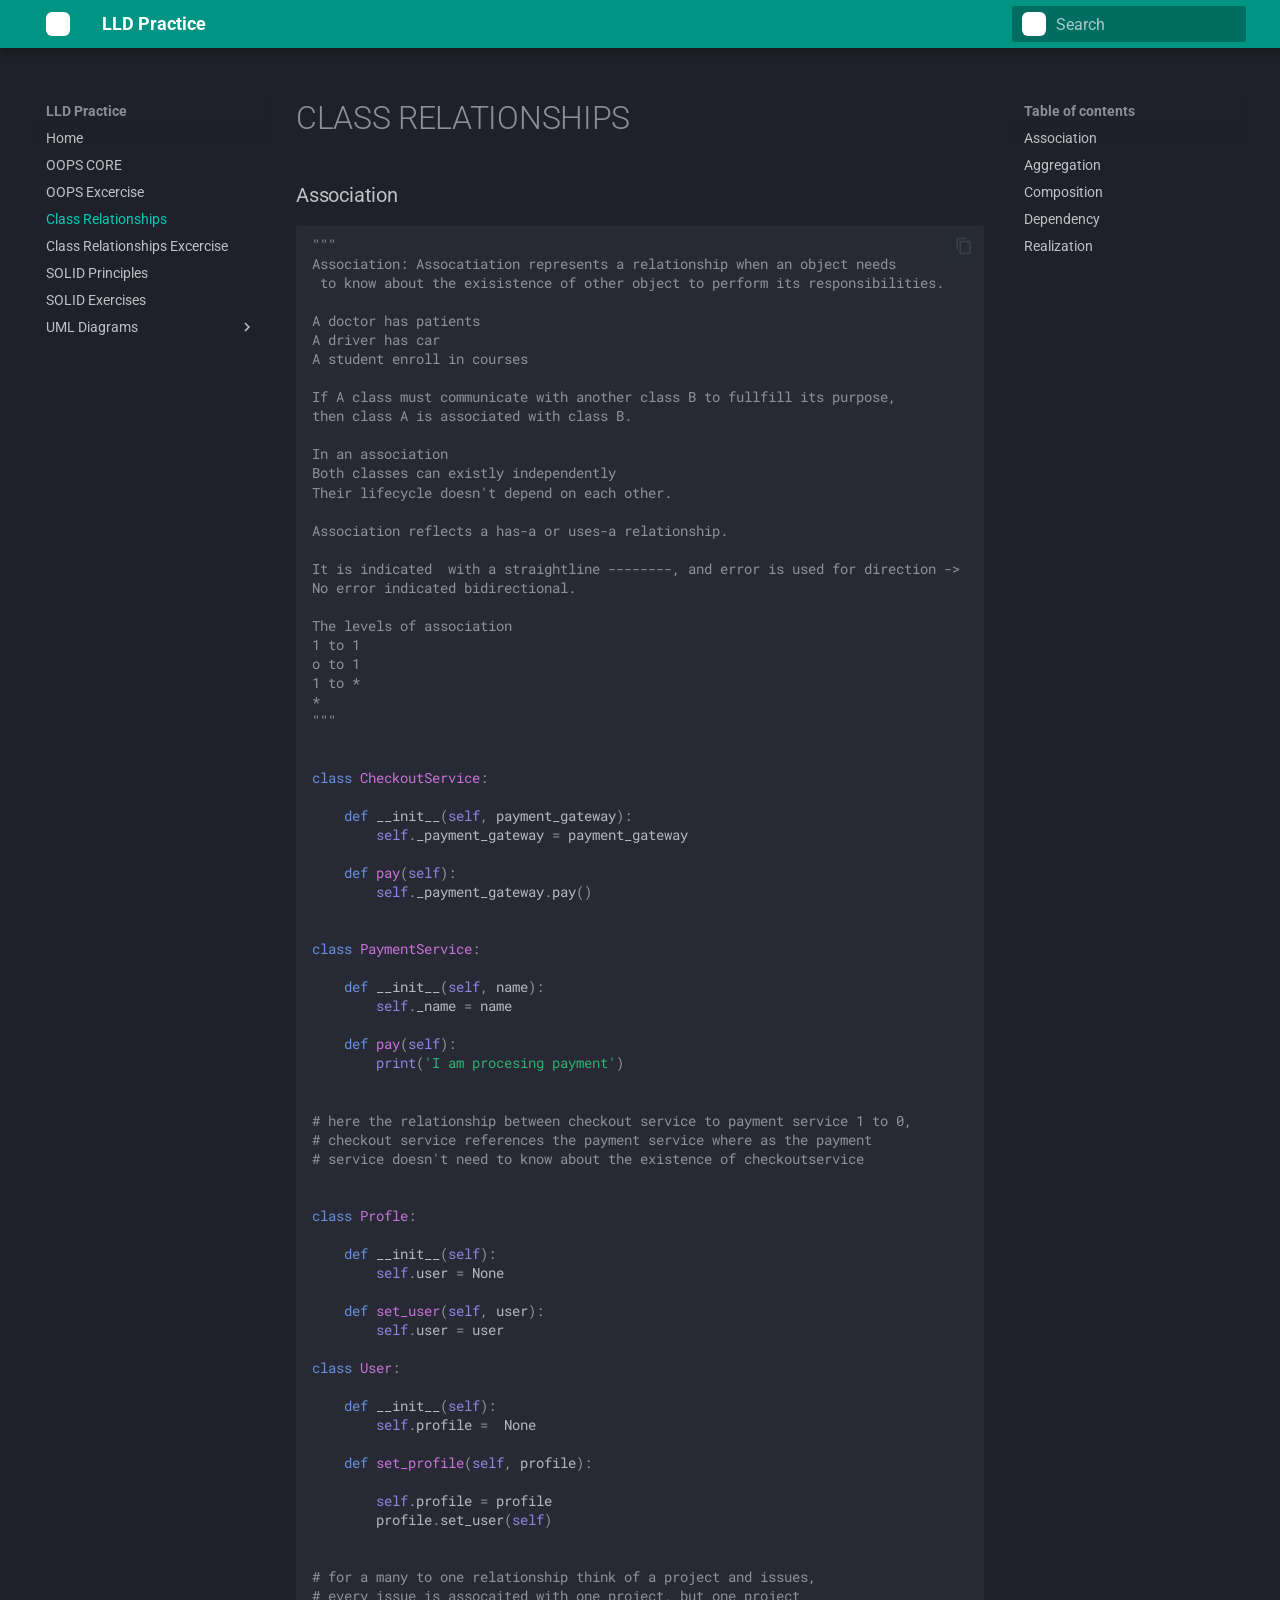
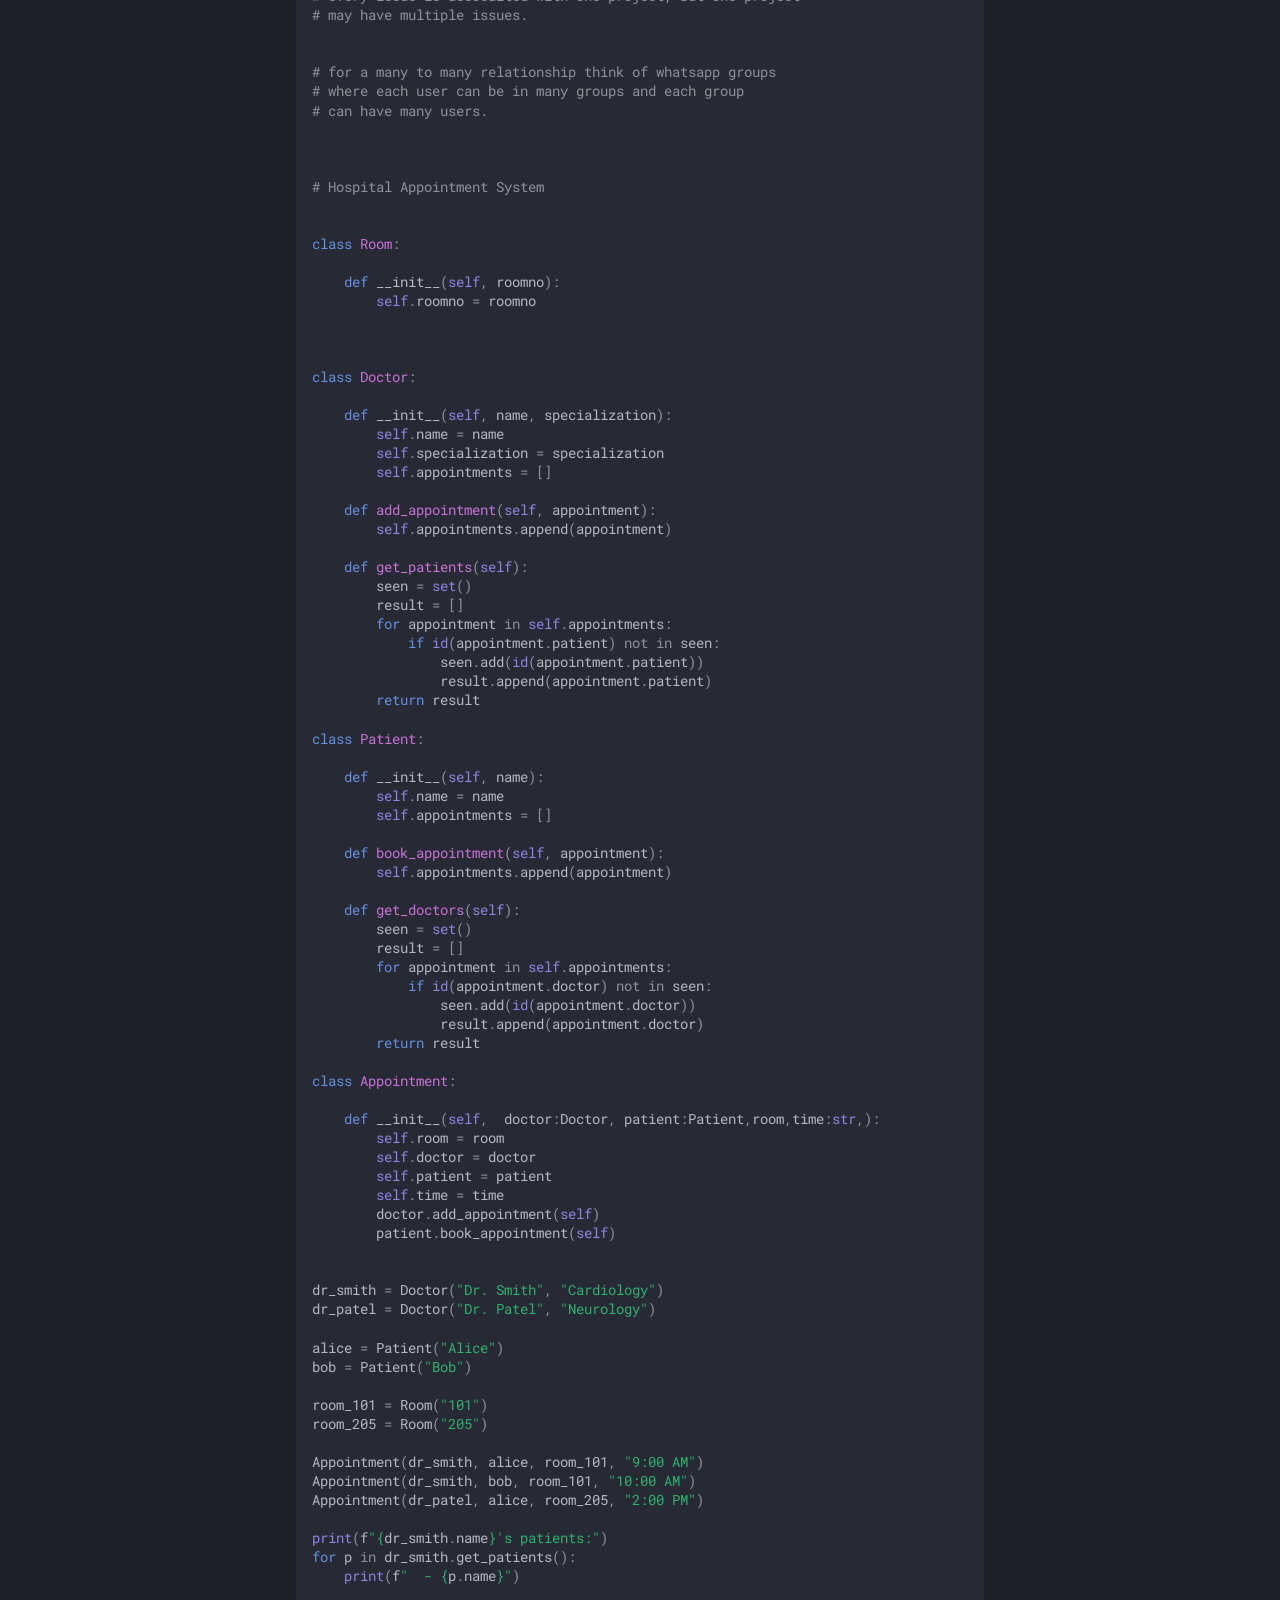
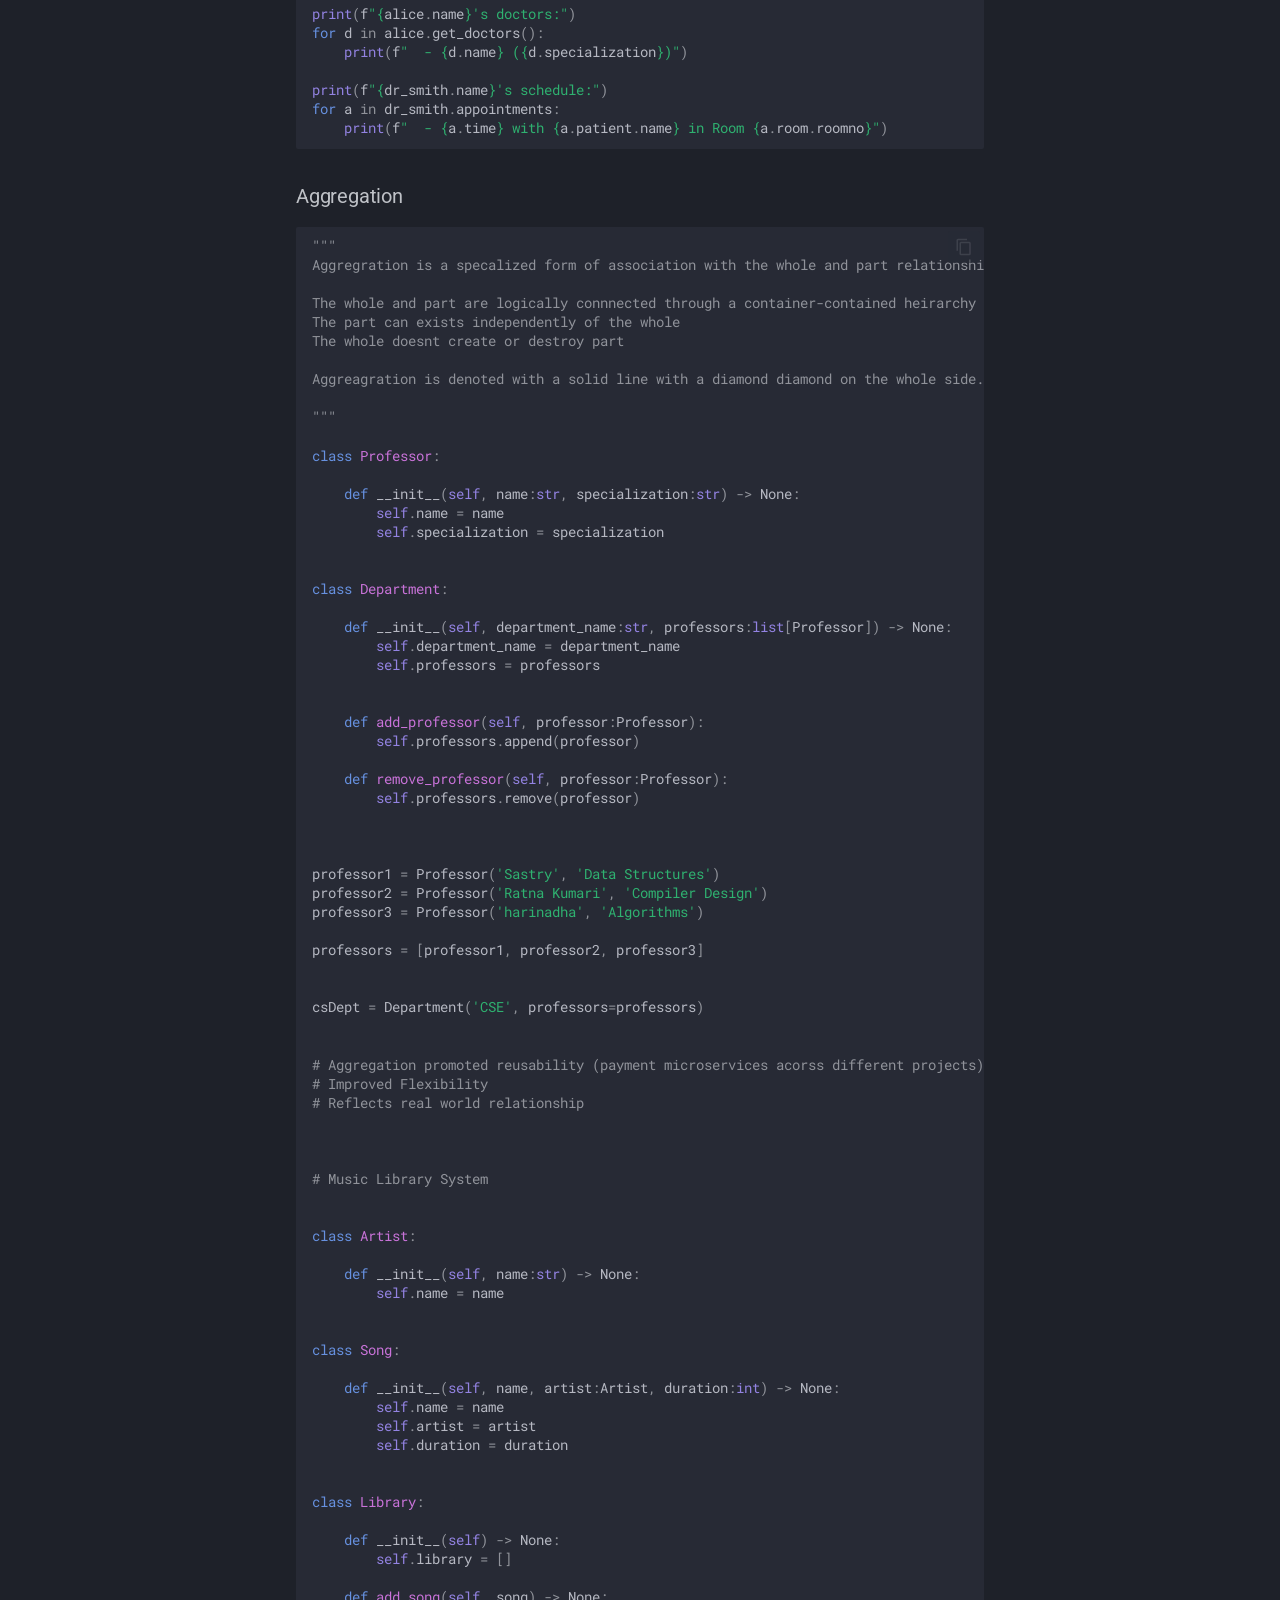
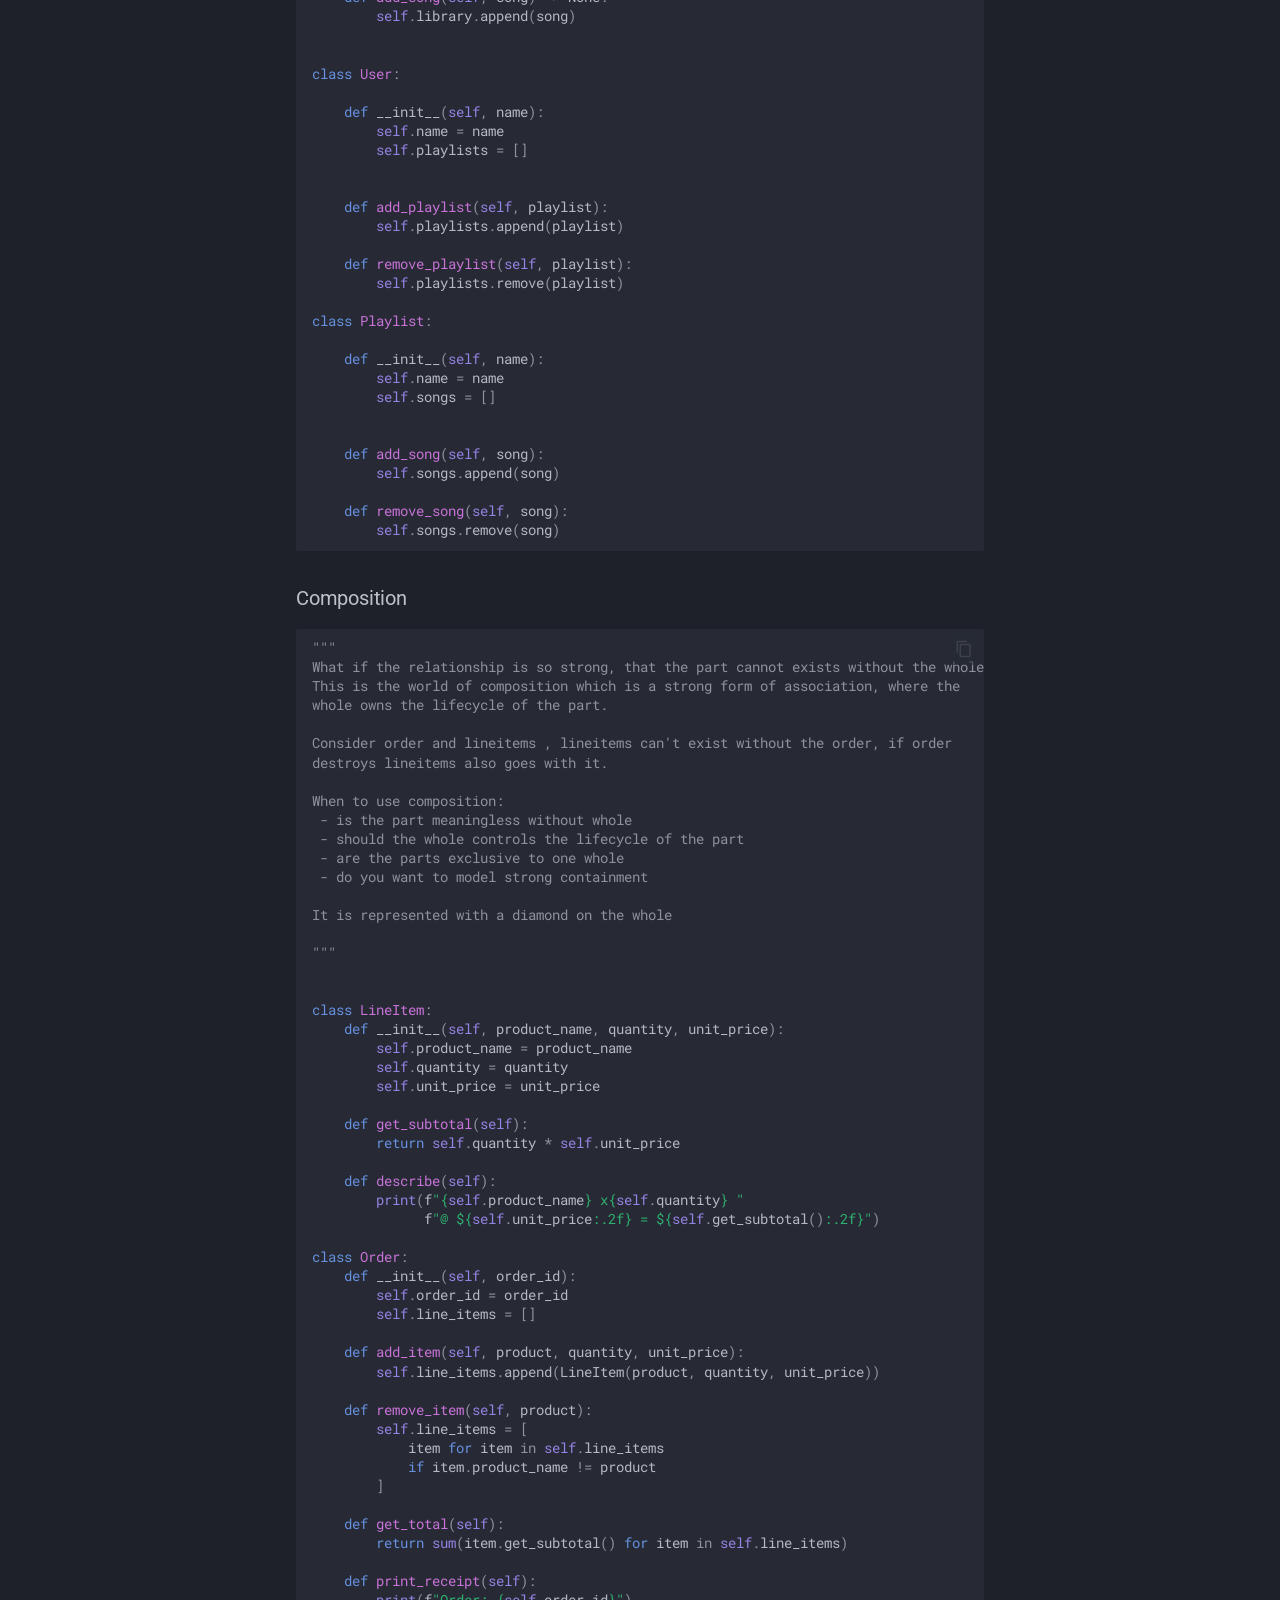
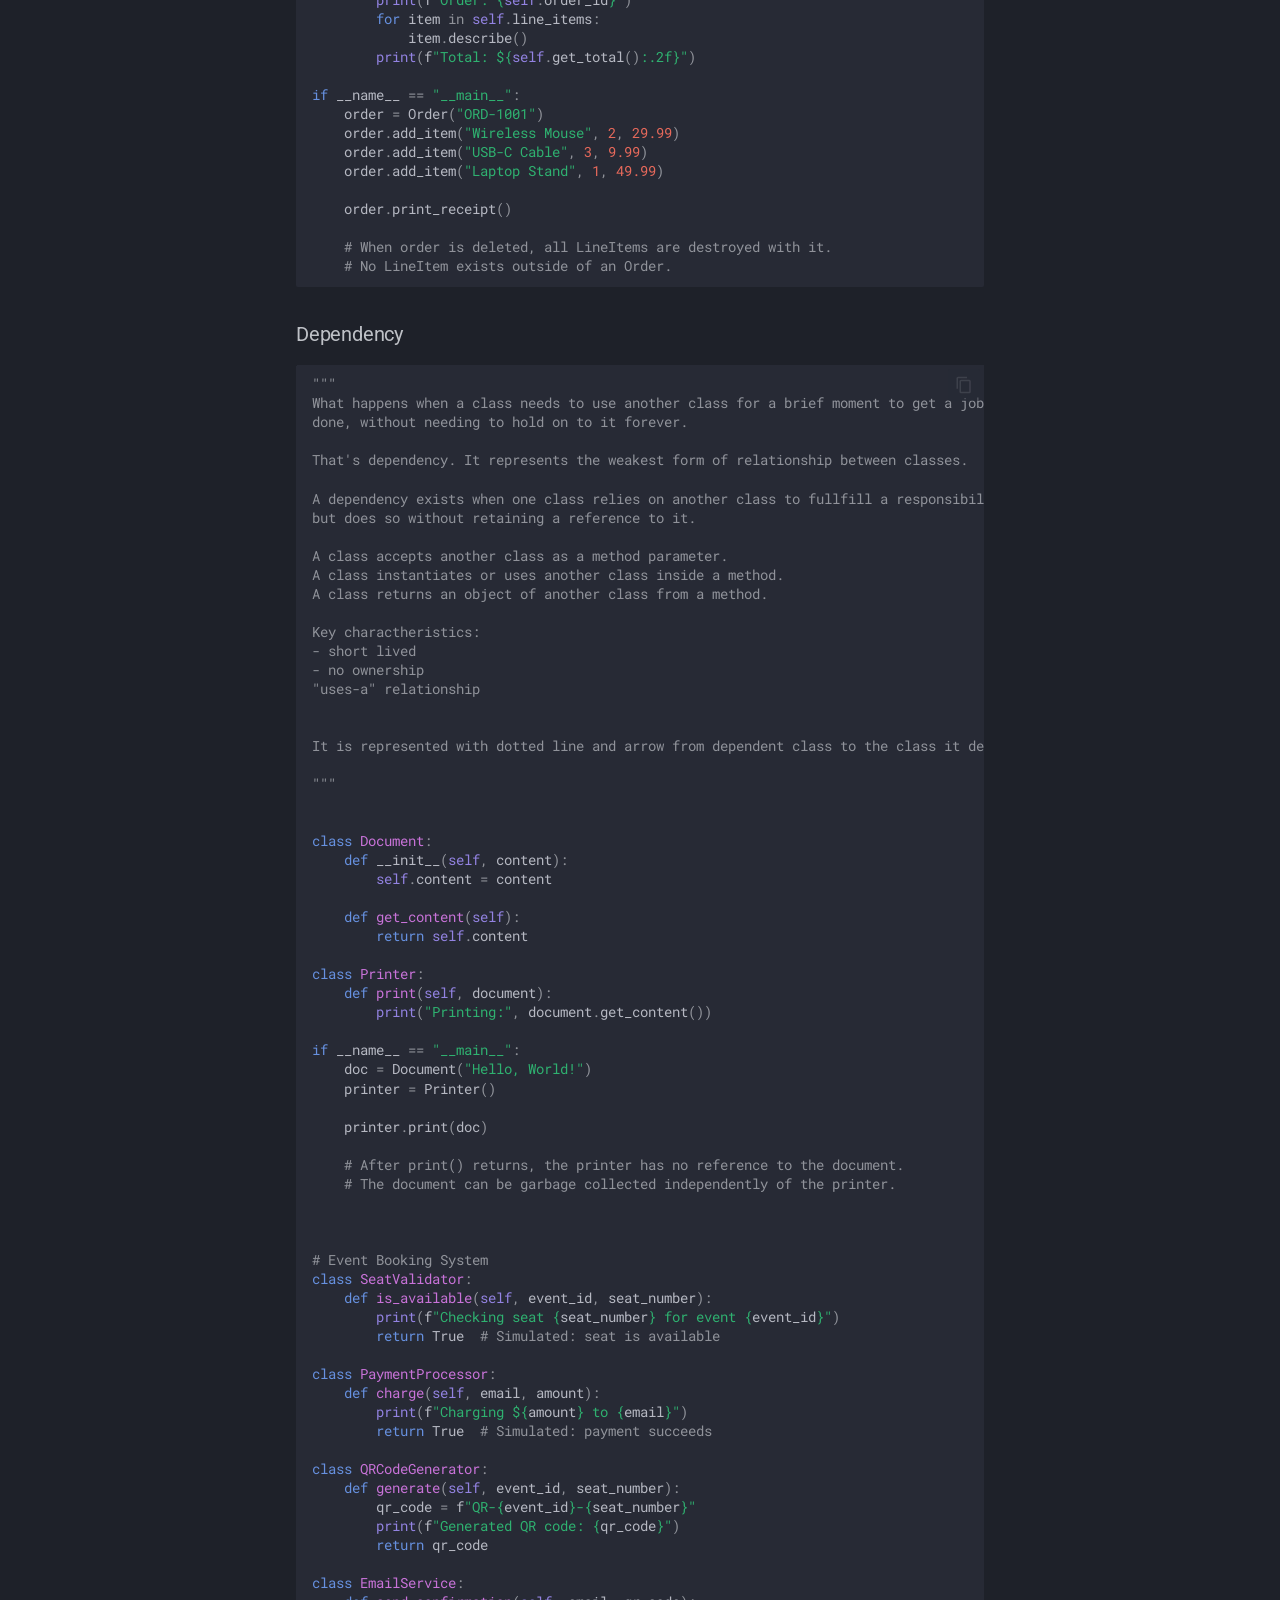
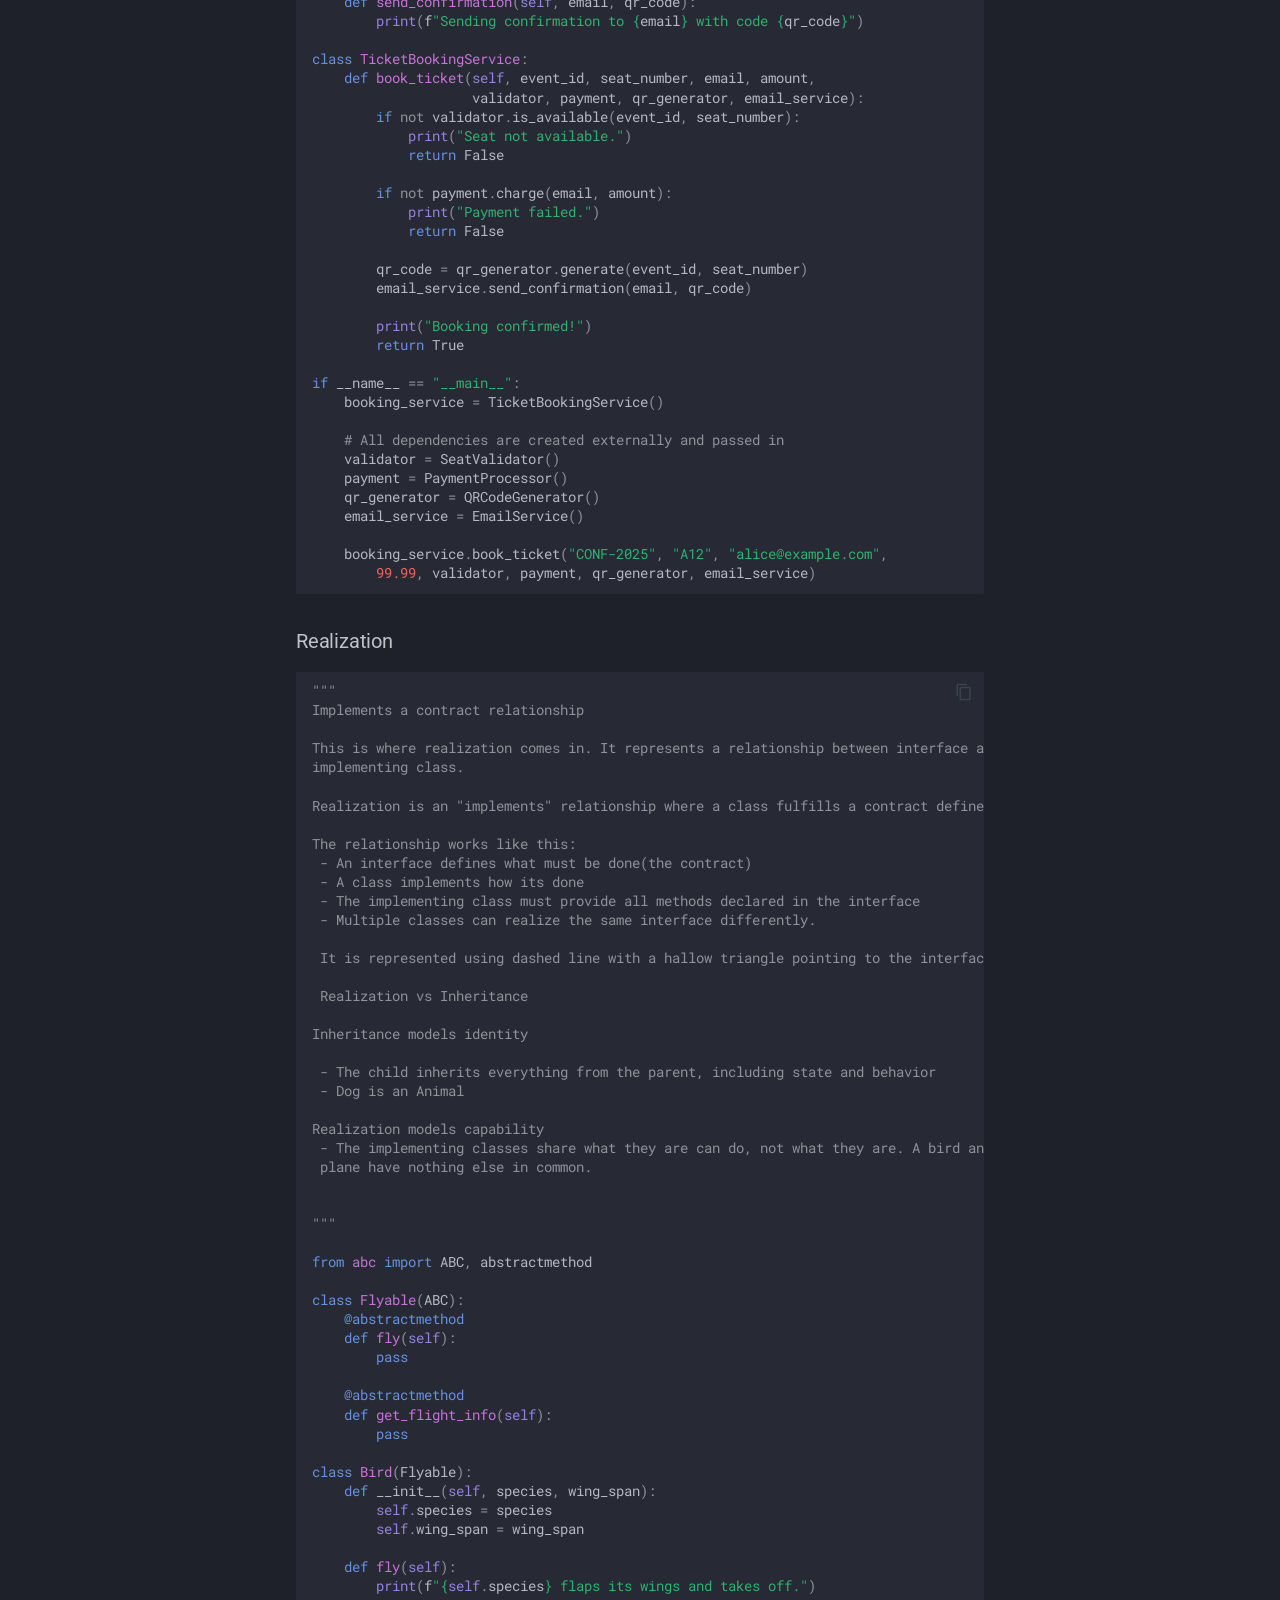
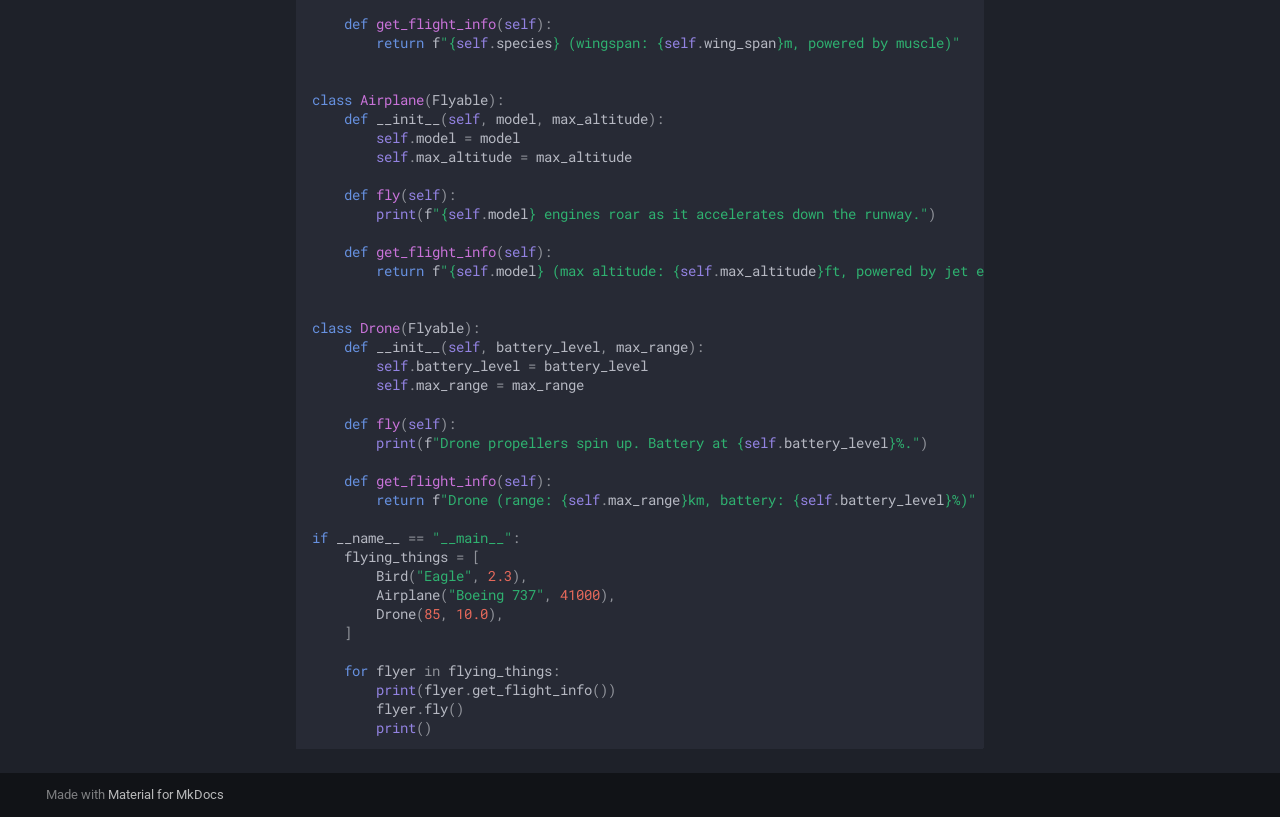
<file: classrelationships/index.html>
<!doctype html>
<html lang="en" class="no-js">
  <head>
    
      <meta charset="utf-8">
      <meta name="viewport" content="width=device-width,initial-scale=1">
      
      
      
      
        <link rel="prev" href="../classes-excercise/">
      
      
        <link rel="next" href="../classrelationships-excercise/">
      
      
        
      
      
      <link rel="icon" href="../assets/images/favicon.png">
      <meta name="generator" content="mkdocs-1.6.1, mkdocs-material-9.7.6">
    
    
      
        <title>Class Relationships - LLD Practice</title>
      
    
    
      <link rel="stylesheet" href="../assets/stylesheets/main.484c7ddc.min.css">
      
        
        <link rel="stylesheet" href="../assets/stylesheets/palette.ab4e12ef.min.css">
      
      


    
    
      
    
    
      
        
        
        <link rel="preconnect" href="https://fonts.gstatic.com" crossorigin>
        <link rel="stylesheet" href="https://fonts.googleapis.com/css?family=Roboto:300,300i,400,400i,700,700i%7CRoboto+Mono:400,400i,700,700i&display=fallback">
        <style>:root{--md-text-font:"Roboto";--md-code-font:"Roboto Mono"}</style>
      
    
    
      <link rel="stylesheet" href="../css/extra.css">
    
    <script>__md_scope=new URL("..",location),__md_hash=e=>[...e].reduce(((e,_)=>(e<<5)-e+_.charCodeAt(0)),0),__md_get=(e,_=localStorage,t=__md_scope)=>JSON.parse(_.getItem(t.pathname+"."+e)),__md_set=(e,_,t=localStorage,a=__md_scope)=>{try{t.setItem(a.pathname+"."+e,JSON.stringify(_))}catch(e){}}</script>
    
      

    
    
  </head>
  
  
    
    
    
    
    
    <body dir="ltr" data-md-color-scheme="slate" data-md-color-primary="teal" data-md-color-accent="indigo">
  
    
    <input class="md-toggle" data-md-toggle="drawer" type="checkbox" id="__drawer" autocomplete="off">
    <input class="md-toggle" data-md-toggle="search" type="checkbox" id="__search" autocomplete="off">
    <label class="md-overlay" for="__drawer"></label>
    <div data-md-component="skip">
      
        
        <a href="#class-relationships" class="md-skip">
          Skip to content
        </a>
      
    </div>
    <div data-md-component="announce">
      
    </div>
    
    
      

  

<header class="md-header md-header--shadow" data-md-component="header">
  <nav class="md-header__inner md-grid" aria-label="Header">
    <a href=".." title="LLD Practice" class="md-header__button md-logo" aria-label="LLD Practice" data-md-component="logo">
      
  
  <svg xmlns="http://www.w3.org/2000/svg" viewBox="0 0 24 24"><path d="M12 8a3 3 0 0 0 3-3 3 3 0 0 0-3-3 3 3 0 0 0-3 3 3 3 0 0 0 3 3m0 3.54C9.64 9.35 6.5 8 3 8v11c3.5 0 6.64 1.35 9 3.54 2.36-2.19 5.5-3.54 9-3.54V8c-3.5 0-6.64 1.35-9 3.54"/></svg>

    </a>
    <label class="md-header__button md-icon" for="__drawer">
      
      <svg xmlns="http://www.w3.org/2000/svg" viewBox="0 0 24 24"><path d="M3 6h18v2H3zm0 5h18v2H3zm0 5h18v2H3z"/></svg>
    </label>
    <div class="md-header__title" data-md-component="header-title">
      <div class="md-header__ellipsis">
        <div class="md-header__topic">
          <span class="md-ellipsis">
            LLD Practice
          </span>
        </div>
        <div class="md-header__topic" data-md-component="header-topic">
          <span class="md-ellipsis">
            
              Class Relationships
            
          </span>
        </div>
      </div>
    </div>
    
      
    
    
    
    
      
      
        <label class="md-header__button md-icon" for="__search">
          
          <svg xmlns="http://www.w3.org/2000/svg" viewBox="0 0 24 24"><path d="M9.5 3A6.5 6.5 0 0 1 16 9.5c0 1.61-.59 3.09-1.56 4.23l.27.27h.79l5 5-1.5 1.5-5-5v-.79l-.27-.27A6.52 6.52 0 0 1 9.5 16 6.5 6.5 0 0 1 3 9.5 6.5 6.5 0 0 1 9.5 3m0 2C7 5 5 7 5 9.5S7 14 9.5 14 14 12 14 9.5 12 5 9.5 5"/></svg>
        </label>
        <div class="md-search" data-md-component="search" role="dialog">
  <label class="md-search__overlay" for="__search"></label>
  <div class="md-search__inner" role="search">
    <form class="md-search__form" name="search">
      <input type="text" class="md-search__input" name="query" aria-label="Search" placeholder="Search" autocapitalize="off" autocorrect="off" autocomplete="off" spellcheck="false" data-md-component="search-query" required>
      <label class="md-search__icon md-icon" for="__search">
        
        <svg xmlns="http://www.w3.org/2000/svg" viewBox="0 0 24 24"><path d="M9.5 3A6.5 6.5 0 0 1 16 9.5c0 1.61-.59 3.09-1.56 4.23l.27.27h.79l5 5-1.5 1.5-5-5v-.79l-.27-.27A6.52 6.52 0 0 1 9.5 16 6.5 6.5 0 0 1 3 9.5 6.5 6.5 0 0 1 9.5 3m0 2C7 5 5 7 5 9.5S7 14 9.5 14 14 12 14 9.5 12 5 9.5 5"/></svg>
        
        <svg xmlns="http://www.w3.org/2000/svg" viewBox="0 0 24 24"><path d="M20 11v2H8l5.5 5.5-1.42 1.42L4.16 12l7.92-7.92L13.5 5.5 8 11z"/></svg>
      </label>
      <nav class="md-search__options" aria-label="Search">
        
        <button type="reset" class="md-search__icon md-icon" title="Clear" aria-label="Clear" tabindex="-1">
          
          <svg xmlns="http://www.w3.org/2000/svg" viewBox="0 0 24 24"><path d="M19 6.41 17.59 5 12 10.59 6.41 5 5 6.41 10.59 12 5 17.59 6.41 19 12 13.41 17.59 19 19 17.59 13.41 12z"/></svg>
        </button>
      </nav>
      
    </form>
    <div class="md-search__output">
      <div class="md-search__scrollwrap" tabindex="0" data-md-scrollfix>
        <div class="md-search-result" data-md-component="search-result">
          <div class="md-search-result__meta">
            Initializing search
          </div>
          <ol class="md-search-result__list" role="presentation"></ol>
        </div>
      </div>
    </div>
  </div>
</div>
      
    
    
  </nav>
  
</header>
    
    <div class="md-container" data-md-component="container">
      
      
        
          
        
      
      <main class="md-main" data-md-component="main">
        <div class="md-main__inner md-grid">
          
            
              
              <div class="md-sidebar md-sidebar--primary" data-md-component="sidebar" data-md-type="navigation" >
                <div class="md-sidebar__scrollwrap">
                  <div class="md-sidebar__inner">
                    



<nav class="md-nav md-nav--primary" aria-label="Navigation" data-md-level="0">
  <label class="md-nav__title" for="__drawer">
    <a href=".." title="LLD Practice" class="md-nav__button md-logo" aria-label="LLD Practice" data-md-component="logo">
      
  
  <svg xmlns="http://www.w3.org/2000/svg" viewBox="0 0 24 24"><path d="M12 8a3 3 0 0 0 3-3 3 3 0 0 0-3-3 3 3 0 0 0-3 3 3 3 0 0 0 3 3m0 3.54C9.64 9.35 6.5 8 3 8v11c3.5 0 6.64 1.35 9 3.54 2.36-2.19 5.5-3.54 9-3.54V8c-3.5 0-6.64 1.35-9 3.54"/></svg>

    </a>
    LLD Practice
  </label>
  
  <ul class="md-nav__list" data-md-scrollfix>
    
      
      
  
  
  
  
    <li class="md-nav__item">
      <a href=".." class="md-nav__link">
        
  
  
  <span class="md-ellipsis">
    
  
    Home
  

    
  </span>
  
  

      </a>
    </li>
  

    
      
      
  
  
  
  
    <li class="md-nav__item">
      <a href="../classes/" class="md-nav__link">
        
  
  
  <span class="md-ellipsis">
    
  
    OOPS CORE
  

    
  </span>
  
  

      </a>
    </li>
  

    
      
      
  
  
  
  
    <li class="md-nav__item">
      <a href="../classes-excercise/" class="md-nav__link">
        
  
  
  <span class="md-ellipsis">
    
  
    OOPS Excercise
  

    
  </span>
  
  

      </a>
    </li>
  

    
      
      
  
  
    
  
  
  
    <li class="md-nav__item md-nav__item--active">
      
      <input class="md-nav__toggle md-toggle" type="checkbox" id="__toc">
      
      
        
      
      
        <label class="md-nav__link md-nav__link--active" for="__toc">
          
  
  
  <span class="md-ellipsis">
    
  
    Class Relationships
  

    
  </span>
  
  

          <span class="md-nav__icon md-icon"></span>
        </label>
      
      <a href="./" class="md-nav__link md-nav__link--active">
        
  
  
  <span class="md-ellipsis">
    
  
    Class Relationships
  

    
  </span>
  
  

      </a>
      
        

<nav class="md-nav md-nav--secondary" aria-label="Table of contents">
  
  
  
    
  
  
    <label class="md-nav__title" for="__toc">
      <span class="md-nav__icon md-icon"></span>
      Table of contents
    </label>
    <ul class="md-nav__list" data-md-component="toc" data-md-scrollfix>
      
        <li class="md-nav__item">
  <a href="#association" class="md-nav__link">
    <span class="md-ellipsis">
      
        Association
      
    </span>
  </a>
  
</li>
      
        <li class="md-nav__item">
  <a href="#aggregation" class="md-nav__link">
    <span class="md-ellipsis">
      
        Aggregation
      
    </span>
  </a>
  
</li>
      
        <li class="md-nav__item">
  <a href="#composition" class="md-nav__link">
    <span class="md-ellipsis">
      
        Composition
      
    </span>
  </a>
  
</li>
      
        <li class="md-nav__item">
  <a href="#dependency" class="md-nav__link">
    <span class="md-ellipsis">
      
        Dependency
      
    </span>
  </a>
  
</li>
      
        <li class="md-nav__item">
  <a href="#realization" class="md-nav__link">
    <span class="md-ellipsis">
      
        Realization
      
    </span>
  </a>
  
</li>
      
    </ul>
  
</nav>
      
    </li>
  

    
      
      
  
  
  
  
    <li class="md-nav__item">
      <a href="../classrelationships-excercise/" class="md-nav__link">
        
  
  
  <span class="md-ellipsis">
    
  
    Class Relationships Excercise
  

    
  </span>
  
  

      </a>
    </li>
  

    
      
      
  
  
  
  
    <li class="md-nav__item">
      <a href="../solid/" class="md-nav__link">
        
  
  
  <span class="md-ellipsis">
    
  
    SOLID Principles
  

    
  </span>
  
  

      </a>
    </li>
  

    
      
      
  
  
  
  
    <li class="md-nav__item">
      <a href="../solid-excercise/" class="md-nav__link">
        
  
  
  <span class="md-ellipsis">
    
  
    SOLID Exercises
  

    
  </span>
  
  

      </a>
    </li>
  

    
      
      
  
  
  
  
    
    
    
    
    
    <li class="md-nav__item md-nav__item--nested">
      
        
        
        <input class="md-nav__toggle md-toggle " type="checkbox" id="__nav_8" >
        
          
          <label class="md-nav__link" for="__nav_8" id="__nav_8_label" tabindex="0">
            
  
  
  <span class="md-ellipsis">
    
  
    UML Diagrams
  

    
  </span>
  
  

            <span class="md-nav__icon md-icon"></span>
          </label>
        
        <nav class="md-nav" data-md-level="1" aria-labelledby="__nav_8_label" aria-expanded="false">
          <label class="md-nav__title" for="__nav_8">
            <span class="md-nav__icon md-icon"></span>
            
  
    UML Diagrams
  

          </label>
          <ul class="md-nav__list" data-md-scrollfix>
            
              
                
  
  
  
  
    <li class="md-nav__item">
      <a href="../uml-class-diagram/" class="md-nav__link">
        
  
  
  <span class="md-ellipsis">
    
  
    Class Diagram
  

    
  </span>
  
  

      </a>
    </li>
  

              
            
              
                
  
  
  
  
    <li class="md-nav__item">
      <a href="../uml-sequence-diagram/" class="md-nav__link">
        
  
  
  <span class="md-ellipsis">
    
  
    Sequence Diagram
  

    
  </span>
  
  

      </a>
    </li>
  

              
            
              
                
  
  
  
  
    <li class="md-nav__item">
      <a href="../uml-activity-diagram/" class="md-nav__link">
        
  
  
  <span class="md-ellipsis">
    
  
    Activity Diagram
  

    
  </span>
  
  

      </a>
    </li>
  

              
            
              
                
  
  
  
  
    <li class="md-nav__item">
      <a href="../uml-usecase-diagram/" class="md-nav__link">
        
  
  
  <span class="md-ellipsis">
    
  
    Use Case Diagram
  

    
  </span>
  
  

      </a>
    </li>
  

              
            
              
                
  
  
  
  
    <li class="md-nav__item">
      <a href="../uml-state-diagram/" class="md-nav__link">
        
  
  
  <span class="md-ellipsis">
    
  
    State Diagram
  

    
  </span>
  
  

      </a>
    </li>
  

              
            
          </ul>
        </nav>
      
    </li>
  

    
  </ul>
</nav>
                  </div>
                </div>
              </div>
            
            
              
              <div class="md-sidebar md-sidebar--secondary" data-md-component="sidebar" data-md-type="toc" >
                <div class="md-sidebar__scrollwrap">
                  <div class="md-sidebar__inner">
                    

<nav class="md-nav md-nav--secondary" aria-label="Table of contents">
  
  
  
    
  
  
    <label class="md-nav__title" for="__toc">
      <span class="md-nav__icon md-icon"></span>
      Table of contents
    </label>
    <ul class="md-nav__list" data-md-component="toc" data-md-scrollfix>
      
        <li class="md-nav__item">
  <a href="#association" class="md-nav__link">
    <span class="md-ellipsis">
      
        Association
      
    </span>
  </a>
  
</li>
      
        <li class="md-nav__item">
  <a href="#aggregation" class="md-nav__link">
    <span class="md-ellipsis">
      
        Aggregation
      
    </span>
  </a>
  
</li>
      
        <li class="md-nav__item">
  <a href="#composition" class="md-nav__link">
    <span class="md-ellipsis">
      
        Composition
      
    </span>
  </a>
  
</li>
      
        <li class="md-nav__item">
  <a href="#dependency" class="md-nav__link">
    <span class="md-ellipsis">
      
        Dependency
      
    </span>
  </a>
  
</li>
      
        <li class="md-nav__item">
  <a href="#realization" class="md-nav__link">
    <span class="md-ellipsis">
      
        Realization
      
    </span>
  </a>
  
</li>
      
    </ul>
  
</nav>
                  </div>
                </div>
              </div>
            
          
          
            <div class="md-content" data-md-component="content">
              
              <article class="md-content__inner md-typeset">
                
                  



<h1 id="class-relationships">CLASS RELATIONSHIPS</h1>
<h3 id="association">Association</h3>
<div class="highlight"><pre><span></span><code><a id="__codelineno-0-1" name="__codelineno-0-1" href="#__codelineno-0-1"></a><span class="sd">&quot;&quot;&quot;</span>
<a id="__codelineno-0-2" name="__codelineno-0-2" href="#__codelineno-0-2"></a><span class="sd">Association: Assocatiation represents a relationship when an object needs</span>
<a id="__codelineno-0-3" name="__codelineno-0-3" href="#__codelineno-0-3"></a><span class="sd"> to know about the exisistence of other object to perform its responsibilities.</span>
<a id="__codelineno-0-4" name="__codelineno-0-4" href="#__codelineno-0-4"></a>
<a id="__codelineno-0-5" name="__codelineno-0-5" href="#__codelineno-0-5"></a><span class="sd">A doctor has patients</span>
<a id="__codelineno-0-6" name="__codelineno-0-6" href="#__codelineno-0-6"></a><span class="sd">A driver has car</span>
<a id="__codelineno-0-7" name="__codelineno-0-7" href="#__codelineno-0-7"></a><span class="sd">A student enroll in courses</span>
<a id="__codelineno-0-8" name="__codelineno-0-8" href="#__codelineno-0-8"></a>
<a id="__codelineno-0-9" name="__codelineno-0-9" href="#__codelineno-0-9"></a><span class="sd">If A class must communicate with another class B to fullfill its purpose,</span>
<a id="__codelineno-0-10" name="__codelineno-0-10" href="#__codelineno-0-10"></a><span class="sd">then class A is associated with class B.</span>
<a id="__codelineno-0-11" name="__codelineno-0-11" href="#__codelineno-0-11"></a>
<a id="__codelineno-0-12" name="__codelineno-0-12" href="#__codelineno-0-12"></a><span class="sd">In an association</span>
<a id="__codelineno-0-13" name="__codelineno-0-13" href="#__codelineno-0-13"></a><span class="sd">Both classes can existly independently</span>
<a id="__codelineno-0-14" name="__codelineno-0-14" href="#__codelineno-0-14"></a><span class="sd">Their lifecycle doesn&#39;t depend on each other.</span>
<a id="__codelineno-0-15" name="__codelineno-0-15" href="#__codelineno-0-15"></a>
<a id="__codelineno-0-16" name="__codelineno-0-16" href="#__codelineno-0-16"></a><span class="sd">Association reflects a has-a or uses-a relationship.</span>
<a id="__codelineno-0-17" name="__codelineno-0-17" href="#__codelineno-0-17"></a>
<a id="__codelineno-0-18" name="__codelineno-0-18" href="#__codelineno-0-18"></a><span class="sd">It is indicated  with a straightline --------, and error is used for direction -&gt;</span>
<a id="__codelineno-0-19" name="__codelineno-0-19" href="#__codelineno-0-19"></a><span class="sd">No error indicated bidirectional.</span>
<a id="__codelineno-0-20" name="__codelineno-0-20" href="#__codelineno-0-20"></a>
<a id="__codelineno-0-21" name="__codelineno-0-21" href="#__codelineno-0-21"></a><span class="sd">The levels of association</span>
<a id="__codelineno-0-22" name="__codelineno-0-22" href="#__codelineno-0-22"></a><span class="sd">1 to 1</span>
<a id="__codelineno-0-23" name="__codelineno-0-23" href="#__codelineno-0-23"></a><span class="sd">o to 1</span>
<a id="__codelineno-0-24" name="__codelineno-0-24" href="#__codelineno-0-24"></a><span class="sd">1 to *</span>
<a id="__codelineno-0-25" name="__codelineno-0-25" href="#__codelineno-0-25"></a><span class="sd">*</span>
<a id="__codelineno-0-26" name="__codelineno-0-26" href="#__codelineno-0-26"></a><span class="sd">&quot;&quot;&quot;</span>
<a id="__codelineno-0-27" name="__codelineno-0-27" href="#__codelineno-0-27"></a>
<a id="__codelineno-0-28" name="__codelineno-0-28" href="#__codelineno-0-28"></a>
<a id="__codelineno-0-29" name="__codelineno-0-29" href="#__codelineno-0-29"></a><span class="k">class</span><span class="w"> </span><span class="nc">CheckoutService</span><span class="p">:</span>
<a id="__codelineno-0-30" name="__codelineno-0-30" href="#__codelineno-0-30"></a>
<a id="__codelineno-0-31" name="__codelineno-0-31" href="#__codelineno-0-31"></a>    <span class="k">def</span><span class="w"> </span><span class="fm">__init__</span><span class="p">(</span><span class="bp">self</span><span class="p">,</span> <span class="n">payment_gateway</span><span class="p">):</span>
<a id="__codelineno-0-32" name="__codelineno-0-32" href="#__codelineno-0-32"></a>        <span class="bp">self</span><span class="o">.</span><span class="n">_payment_gateway</span> <span class="o">=</span> <span class="n">payment_gateway</span>
<a id="__codelineno-0-33" name="__codelineno-0-33" href="#__codelineno-0-33"></a>
<a id="__codelineno-0-34" name="__codelineno-0-34" href="#__codelineno-0-34"></a>    <span class="k">def</span><span class="w"> </span><span class="nf">pay</span><span class="p">(</span><span class="bp">self</span><span class="p">):</span>
<a id="__codelineno-0-35" name="__codelineno-0-35" href="#__codelineno-0-35"></a>        <span class="bp">self</span><span class="o">.</span><span class="n">_payment_gateway</span><span class="o">.</span><span class="n">pay</span><span class="p">()</span>
<a id="__codelineno-0-36" name="__codelineno-0-36" href="#__codelineno-0-36"></a>
<a id="__codelineno-0-37" name="__codelineno-0-37" href="#__codelineno-0-37"></a>
<a id="__codelineno-0-38" name="__codelineno-0-38" href="#__codelineno-0-38"></a><span class="k">class</span><span class="w"> </span><span class="nc">PaymentService</span><span class="p">:</span>
<a id="__codelineno-0-39" name="__codelineno-0-39" href="#__codelineno-0-39"></a>
<a id="__codelineno-0-40" name="__codelineno-0-40" href="#__codelineno-0-40"></a>    <span class="k">def</span><span class="w"> </span><span class="fm">__init__</span><span class="p">(</span><span class="bp">self</span><span class="p">,</span> <span class="n">name</span><span class="p">):</span>
<a id="__codelineno-0-41" name="__codelineno-0-41" href="#__codelineno-0-41"></a>        <span class="bp">self</span><span class="o">.</span><span class="n">_name</span> <span class="o">=</span> <span class="n">name</span>
<a id="__codelineno-0-42" name="__codelineno-0-42" href="#__codelineno-0-42"></a>
<a id="__codelineno-0-43" name="__codelineno-0-43" href="#__codelineno-0-43"></a>    <span class="k">def</span><span class="w"> </span><span class="nf">pay</span><span class="p">(</span><span class="bp">self</span><span class="p">):</span>
<a id="__codelineno-0-44" name="__codelineno-0-44" href="#__codelineno-0-44"></a>        <span class="nb">print</span><span class="p">(</span><span class="s1">&#39;I am procesing payment&#39;</span><span class="p">)</span>
<a id="__codelineno-0-45" name="__codelineno-0-45" href="#__codelineno-0-45"></a>
<a id="__codelineno-0-46" name="__codelineno-0-46" href="#__codelineno-0-46"></a>
<a id="__codelineno-0-47" name="__codelineno-0-47" href="#__codelineno-0-47"></a><span class="c1"># here the relationship between checkout service to payment service 1 to 0, </span>
<a id="__codelineno-0-48" name="__codelineno-0-48" href="#__codelineno-0-48"></a><span class="c1"># checkout service references the payment service where as the payment</span>
<a id="__codelineno-0-49" name="__codelineno-0-49" href="#__codelineno-0-49"></a><span class="c1"># service doesn&#39;t need to know about the existence of checkoutservice</span>
<a id="__codelineno-0-50" name="__codelineno-0-50" href="#__codelineno-0-50"></a>
<a id="__codelineno-0-51" name="__codelineno-0-51" href="#__codelineno-0-51"></a>
<a id="__codelineno-0-52" name="__codelineno-0-52" href="#__codelineno-0-52"></a><span class="k">class</span><span class="w"> </span><span class="nc">Profle</span><span class="p">:</span>
<a id="__codelineno-0-53" name="__codelineno-0-53" href="#__codelineno-0-53"></a>
<a id="__codelineno-0-54" name="__codelineno-0-54" href="#__codelineno-0-54"></a>    <span class="k">def</span><span class="w"> </span><span class="fm">__init__</span><span class="p">(</span><span class="bp">self</span><span class="p">):</span>
<a id="__codelineno-0-55" name="__codelineno-0-55" href="#__codelineno-0-55"></a>        <span class="bp">self</span><span class="o">.</span><span class="n">user</span> <span class="o">=</span> <span class="kc">None</span>
<a id="__codelineno-0-56" name="__codelineno-0-56" href="#__codelineno-0-56"></a>
<a id="__codelineno-0-57" name="__codelineno-0-57" href="#__codelineno-0-57"></a>    <span class="k">def</span><span class="w"> </span><span class="nf">set_user</span><span class="p">(</span><span class="bp">self</span><span class="p">,</span> <span class="n">user</span><span class="p">):</span>
<a id="__codelineno-0-58" name="__codelineno-0-58" href="#__codelineno-0-58"></a>        <span class="bp">self</span><span class="o">.</span><span class="n">user</span> <span class="o">=</span> <span class="n">user</span>
<a id="__codelineno-0-59" name="__codelineno-0-59" href="#__codelineno-0-59"></a>
<a id="__codelineno-0-60" name="__codelineno-0-60" href="#__codelineno-0-60"></a><span class="k">class</span><span class="w"> </span><span class="nc">User</span><span class="p">:</span>
<a id="__codelineno-0-61" name="__codelineno-0-61" href="#__codelineno-0-61"></a>
<a id="__codelineno-0-62" name="__codelineno-0-62" href="#__codelineno-0-62"></a>    <span class="k">def</span><span class="w"> </span><span class="fm">__init__</span><span class="p">(</span><span class="bp">self</span><span class="p">):</span>
<a id="__codelineno-0-63" name="__codelineno-0-63" href="#__codelineno-0-63"></a>        <span class="bp">self</span><span class="o">.</span><span class="n">profile</span> <span class="o">=</span>  <span class="kc">None</span>
<a id="__codelineno-0-64" name="__codelineno-0-64" href="#__codelineno-0-64"></a>
<a id="__codelineno-0-65" name="__codelineno-0-65" href="#__codelineno-0-65"></a>    <span class="k">def</span><span class="w"> </span><span class="nf">set_profile</span><span class="p">(</span><span class="bp">self</span><span class="p">,</span> <span class="n">profile</span><span class="p">):</span>
<a id="__codelineno-0-66" name="__codelineno-0-66" href="#__codelineno-0-66"></a>
<a id="__codelineno-0-67" name="__codelineno-0-67" href="#__codelineno-0-67"></a>        <span class="bp">self</span><span class="o">.</span><span class="n">profile</span> <span class="o">=</span> <span class="n">profile</span>
<a id="__codelineno-0-68" name="__codelineno-0-68" href="#__codelineno-0-68"></a>        <span class="n">profile</span><span class="o">.</span><span class="n">set_user</span><span class="p">(</span><span class="bp">self</span><span class="p">)</span>
<a id="__codelineno-0-69" name="__codelineno-0-69" href="#__codelineno-0-69"></a>
<a id="__codelineno-0-70" name="__codelineno-0-70" href="#__codelineno-0-70"></a>
<a id="__codelineno-0-71" name="__codelineno-0-71" href="#__codelineno-0-71"></a><span class="c1"># for a many to one relationship think of a project and issues, </span>
<a id="__codelineno-0-72" name="__codelineno-0-72" href="#__codelineno-0-72"></a><span class="c1"># every issue is assocaited with one project, but one project </span>
<a id="__codelineno-0-73" name="__codelineno-0-73" href="#__codelineno-0-73"></a><span class="c1"># may have multiple issues.</span>
<a id="__codelineno-0-74" name="__codelineno-0-74" href="#__codelineno-0-74"></a>
<a id="__codelineno-0-75" name="__codelineno-0-75" href="#__codelineno-0-75"></a>
<a id="__codelineno-0-76" name="__codelineno-0-76" href="#__codelineno-0-76"></a><span class="c1"># for a many to many relationship think of whatsapp groups </span>
<a id="__codelineno-0-77" name="__codelineno-0-77" href="#__codelineno-0-77"></a><span class="c1"># where each user can be in many groups and each group </span>
<a id="__codelineno-0-78" name="__codelineno-0-78" href="#__codelineno-0-78"></a><span class="c1"># can have many users.</span>
<a id="__codelineno-0-79" name="__codelineno-0-79" href="#__codelineno-0-79"></a>
<a id="__codelineno-0-80" name="__codelineno-0-80" href="#__codelineno-0-80"></a>
<a id="__codelineno-0-81" name="__codelineno-0-81" href="#__codelineno-0-81"></a>
<a id="__codelineno-0-82" name="__codelineno-0-82" href="#__codelineno-0-82"></a><span class="c1"># Hospital Appointment System</span>
<a id="__codelineno-0-83" name="__codelineno-0-83" href="#__codelineno-0-83"></a>
<a id="__codelineno-0-84" name="__codelineno-0-84" href="#__codelineno-0-84"></a>
<a id="__codelineno-0-85" name="__codelineno-0-85" href="#__codelineno-0-85"></a><span class="k">class</span><span class="w"> </span><span class="nc">Room</span><span class="p">:</span>
<a id="__codelineno-0-86" name="__codelineno-0-86" href="#__codelineno-0-86"></a>
<a id="__codelineno-0-87" name="__codelineno-0-87" href="#__codelineno-0-87"></a>    <span class="k">def</span><span class="w"> </span><span class="fm">__init__</span><span class="p">(</span><span class="bp">self</span><span class="p">,</span> <span class="n">roomno</span><span class="p">):</span>
<a id="__codelineno-0-88" name="__codelineno-0-88" href="#__codelineno-0-88"></a>        <span class="bp">self</span><span class="o">.</span><span class="n">roomno</span> <span class="o">=</span> <span class="n">roomno</span>
<a id="__codelineno-0-89" name="__codelineno-0-89" href="#__codelineno-0-89"></a>
<a id="__codelineno-0-90" name="__codelineno-0-90" href="#__codelineno-0-90"></a>
<a id="__codelineno-0-91" name="__codelineno-0-91" href="#__codelineno-0-91"></a>
<a id="__codelineno-0-92" name="__codelineno-0-92" href="#__codelineno-0-92"></a><span class="k">class</span><span class="w"> </span><span class="nc">Doctor</span><span class="p">:</span>
<a id="__codelineno-0-93" name="__codelineno-0-93" href="#__codelineno-0-93"></a>
<a id="__codelineno-0-94" name="__codelineno-0-94" href="#__codelineno-0-94"></a>    <span class="k">def</span><span class="w"> </span><span class="fm">__init__</span><span class="p">(</span><span class="bp">self</span><span class="p">,</span> <span class="n">name</span><span class="p">,</span> <span class="n">specialization</span><span class="p">):</span>
<a id="__codelineno-0-95" name="__codelineno-0-95" href="#__codelineno-0-95"></a>        <span class="bp">self</span><span class="o">.</span><span class="n">name</span> <span class="o">=</span> <span class="n">name</span>
<a id="__codelineno-0-96" name="__codelineno-0-96" href="#__codelineno-0-96"></a>        <span class="bp">self</span><span class="o">.</span><span class="n">specialization</span> <span class="o">=</span> <span class="n">specialization</span>
<a id="__codelineno-0-97" name="__codelineno-0-97" href="#__codelineno-0-97"></a>        <span class="bp">self</span><span class="o">.</span><span class="n">appointments</span> <span class="o">=</span> <span class="p">[]</span>
<a id="__codelineno-0-98" name="__codelineno-0-98" href="#__codelineno-0-98"></a>
<a id="__codelineno-0-99" name="__codelineno-0-99" href="#__codelineno-0-99"></a>    <span class="k">def</span><span class="w"> </span><span class="nf">add_appointment</span><span class="p">(</span><span class="bp">self</span><span class="p">,</span> <span class="n">appointment</span><span class="p">):</span>
<a id="__codelineno-0-100" name="__codelineno-0-100" href="#__codelineno-0-100"></a>        <span class="bp">self</span><span class="o">.</span><span class="n">appointments</span><span class="o">.</span><span class="n">append</span><span class="p">(</span><span class="n">appointment</span><span class="p">)</span>
<a id="__codelineno-0-101" name="__codelineno-0-101" href="#__codelineno-0-101"></a>
<a id="__codelineno-0-102" name="__codelineno-0-102" href="#__codelineno-0-102"></a>    <span class="k">def</span><span class="w"> </span><span class="nf">get_patients</span><span class="p">(</span><span class="bp">self</span><span class="p">):</span>
<a id="__codelineno-0-103" name="__codelineno-0-103" href="#__codelineno-0-103"></a>        <span class="n">seen</span> <span class="o">=</span> <span class="nb">set</span><span class="p">()</span>
<a id="__codelineno-0-104" name="__codelineno-0-104" href="#__codelineno-0-104"></a>        <span class="n">result</span> <span class="o">=</span> <span class="p">[]</span>
<a id="__codelineno-0-105" name="__codelineno-0-105" href="#__codelineno-0-105"></a>        <span class="k">for</span> <span class="n">appointment</span> <span class="ow">in</span> <span class="bp">self</span><span class="o">.</span><span class="n">appointments</span><span class="p">:</span>
<a id="__codelineno-0-106" name="__codelineno-0-106" href="#__codelineno-0-106"></a>            <span class="k">if</span> <span class="nb">id</span><span class="p">(</span><span class="n">appointment</span><span class="o">.</span><span class="n">patient</span><span class="p">)</span> <span class="ow">not</span> <span class="ow">in</span> <span class="n">seen</span><span class="p">:</span>
<a id="__codelineno-0-107" name="__codelineno-0-107" href="#__codelineno-0-107"></a>                <span class="n">seen</span><span class="o">.</span><span class="n">add</span><span class="p">(</span><span class="nb">id</span><span class="p">(</span><span class="n">appointment</span><span class="o">.</span><span class="n">patient</span><span class="p">))</span>
<a id="__codelineno-0-108" name="__codelineno-0-108" href="#__codelineno-0-108"></a>                <span class="n">result</span><span class="o">.</span><span class="n">append</span><span class="p">(</span><span class="n">appointment</span><span class="o">.</span><span class="n">patient</span><span class="p">)</span>
<a id="__codelineno-0-109" name="__codelineno-0-109" href="#__codelineno-0-109"></a>        <span class="k">return</span> <span class="n">result</span>
<a id="__codelineno-0-110" name="__codelineno-0-110" href="#__codelineno-0-110"></a>
<a id="__codelineno-0-111" name="__codelineno-0-111" href="#__codelineno-0-111"></a><span class="k">class</span><span class="w"> </span><span class="nc">Patient</span><span class="p">:</span>
<a id="__codelineno-0-112" name="__codelineno-0-112" href="#__codelineno-0-112"></a>
<a id="__codelineno-0-113" name="__codelineno-0-113" href="#__codelineno-0-113"></a>    <span class="k">def</span><span class="w"> </span><span class="fm">__init__</span><span class="p">(</span><span class="bp">self</span><span class="p">,</span> <span class="n">name</span><span class="p">):</span>
<a id="__codelineno-0-114" name="__codelineno-0-114" href="#__codelineno-0-114"></a>        <span class="bp">self</span><span class="o">.</span><span class="n">name</span> <span class="o">=</span> <span class="n">name</span>
<a id="__codelineno-0-115" name="__codelineno-0-115" href="#__codelineno-0-115"></a>        <span class="bp">self</span><span class="o">.</span><span class="n">appointments</span> <span class="o">=</span> <span class="p">[]</span>
<a id="__codelineno-0-116" name="__codelineno-0-116" href="#__codelineno-0-116"></a>
<a id="__codelineno-0-117" name="__codelineno-0-117" href="#__codelineno-0-117"></a>    <span class="k">def</span><span class="w"> </span><span class="nf">book_appointment</span><span class="p">(</span><span class="bp">self</span><span class="p">,</span> <span class="n">appointment</span><span class="p">):</span>
<a id="__codelineno-0-118" name="__codelineno-0-118" href="#__codelineno-0-118"></a>        <span class="bp">self</span><span class="o">.</span><span class="n">appointments</span><span class="o">.</span><span class="n">append</span><span class="p">(</span><span class="n">appointment</span><span class="p">)</span>
<a id="__codelineno-0-119" name="__codelineno-0-119" href="#__codelineno-0-119"></a>
<a id="__codelineno-0-120" name="__codelineno-0-120" href="#__codelineno-0-120"></a>    <span class="k">def</span><span class="w"> </span><span class="nf">get_doctors</span><span class="p">(</span><span class="bp">self</span><span class="p">):</span>
<a id="__codelineno-0-121" name="__codelineno-0-121" href="#__codelineno-0-121"></a>        <span class="n">seen</span> <span class="o">=</span> <span class="nb">set</span><span class="p">()</span>
<a id="__codelineno-0-122" name="__codelineno-0-122" href="#__codelineno-0-122"></a>        <span class="n">result</span> <span class="o">=</span> <span class="p">[]</span>
<a id="__codelineno-0-123" name="__codelineno-0-123" href="#__codelineno-0-123"></a>        <span class="k">for</span> <span class="n">appointment</span> <span class="ow">in</span> <span class="bp">self</span><span class="o">.</span><span class="n">appointments</span><span class="p">:</span>
<a id="__codelineno-0-124" name="__codelineno-0-124" href="#__codelineno-0-124"></a>            <span class="k">if</span> <span class="nb">id</span><span class="p">(</span><span class="n">appointment</span><span class="o">.</span><span class="n">doctor</span><span class="p">)</span> <span class="ow">not</span> <span class="ow">in</span> <span class="n">seen</span><span class="p">:</span>
<a id="__codelineno-0-125" name="__codelineno-0-125" href="#__codelineno-0-125"></a>                <span class="n">seen</span><span class="o">.</span><span class="n">add</span><span class="p">(</span><span class="nb">id</span><span class="p">(</span><span class="n">appointment</span><span class="o">.</span><span class="n">doctor</span><span class="p">))</span>
<a id="__codelineno-0-126" name="__codelineno-0-126" href="#__codelineno-0-126"></a>                <span class="n">result</span><span class="o">.</span><span class="n">append</span><span class="p">(</span><span class="n">appointment</span><span class="o">.</span><span class="n">doctor</span><span class="p">)</span>
<a id="__codelineno-0-127" name="__codelineno-0-127" href="#__codelineno-0-127"></a>        <span class="k">return</span> <span class="n">result</span>
<a id="__codelineno-0-128" name="__codelineno-0-128" href="#__codelineno-0-128"></a>
<a id="__codelineno-0-129" name="__codelineno-0-129" href="#__codelineno-0-129"></a><span class="k">class</span><span class="w"> </span><span class="nc">Appointment</span><span class="p">:</span>
<a id="__codelineno-0-130" name="__codelineno-0-130" href="#__codelineno-0-130"></a>
<a id="__codelineno-0-131" name="__codelineno-0-131" href="#__codelineno-0-131"></a>    <span class="k">def</span><span class="w"> </span><span class="fm">__init__</span><span class="p">(</span><span class="bp">self</span><span class="p">,</span>  <span class="n">doctor</span><span class="p">:</span><span class="n">Doctor</span><span class="p">,</span> <span class="n">patient</span><span class="p">:</span><span class="n">Patient</span><span class="p">,</span><span class="n">room</span><span class="p">,</span><span class="n">time</span><span class="p">:</span><span class="nb">str</span><span class="p">,):</span>
<a id="__codelineno-0-132" name="__codelineno-0-132" href="#__codelineno-0-132"></a>        <span class="bp">self</span><span class="o">.</span><span class="n">room</span> <span class="o">=</span> <span class="n">room</span>
<a id="__codelineno-0-133" name="__codelineno-0-133" href="#__codelineno-0-133"></a>        <span class="bp">self</span><span class="o">.</span><span class="n">doctor</span> <span class="o">=</span> <span class="n">doctor</span>
<a id="__codelineno-0-134" name="__codelineno-0-134" href="#__codelineno-0-134"></a>        <span class="bp">self</span><span class="o">.</span><span class="n">patient</span> <span class="o">=</span> <span class="n">patient</span>
<a id="__codelineno-0-135" name="__codelineno-0-135" href="#__codelineno-0-135"></a>        <span class="bp">self</span><span class="o">.</span><span class="n">time</span> <span class="o">=</span> <span class="n">time</span>
<a id="__codelineno-0-136" name="__codelineno-0-136" href="#__codelineno-0-136"></a>        <span class="n">doctor</span><span class="o">.</span><span class="n">add_appointment</span><span class="p">(</span><span class="bp">self</span><span class="p">)</span>
<a id="__codelineno-0-137" name="__codelineno-0-137" href="#__codelineno-0-137"></a>        <span class="n">patient</span><span class="o">.</span><span class="n">book_appointment</span><span class="p">(</span><span class="bp">self</span><span class="p">)</span>
<a id="__codelineno-0-138" name="__codelineno-0-138" href="#__codelineno-0-138"></a>
<a id="__codelineno-0-139" name="__codelineno-0-139" href="#__codelineno-0-139"></a>
<a id="__codelineno-0-140" name="__codelineno-0-140" href="#__codelineno-0-140"></a><span class="n">dr_smith</span> <span class="o">=</span> <span class="n">Doctor</span><span class="p">(</span><span class="s2">&quot;Dr. Smith&quot;</span><span class="p">,</span> <span class="s2">&quot;Cardiology&quot;</span><span class="p">)</span>
<a id="__codelineno-0-141" name="__codelineno-0-141" href="#__codelineno-0-141"></a><span class="n">dr_patel</span> <span class="o">=</span> <span class="n">Doctor</span><span class="p">(</span><span class="s2">&quot;Dr. Patel&quot;</span><span class="p">,</span> <span class="s2">&quot;Neurology&quot;</span><span class="p">)</span>
<a id="__codelineno-0-142" name="__codelineno-0-142" href="#__codelineno-0-142"></a>
<a id="__codelineno-0-143" name="__codelineno-0-143" href="#__codelineno-0-143"></a><span class="n">alice</span> <span class="o">=</span> <span class="n">Patient</span><span class="p">(</span><span class="s2">&quot;Alice&quot;</span><span class="p">)</span>
<a id="__codelineno-0-144" name="__codelineno-0-144" href="#__codelineno-0-144"></a><span class="n">bob</span> <span class="o">=</span> <span class="n">Patient</span><span class="p">(</span><span class="s2">&quot;Bob&quot;</span><span class="p">)</span>
<a id="__codelineno-0-145" name="__codelineno-0-145" href="#__codelineno-0-145"></a>
<a id="__codelineno-0-146" name="__codelineno-0-146" href="#__codelineno-0-146"></a><span class="n">room_101</span> <span class="o">=</span> <span class="n">Room</span><span class="p">(</span><span class="s2">&quot;101&quot;</span><span class="p">)</span>
<a id="__codelineno-0-147" name="__codelineno-0-147" href="#__codelineno-0-147"></a><span class="n">room_205</span> <span class="o">=</span> <span class="n">Room</span><span class="p">(</span><span class="s2">&quot;205&quot;</span><span class="p">)</span>
<a id="__codelineno-0-148" name="__codelineno-0-148" href="#__codelineno-0-148"></a>
<a id="__codelineno-0-149" name="__codelineno-0-149" href="#__codelineno-0-149"></a><span class="n">Appointment</span><span class="p">(</span><span class="n">dr_smith</span><span class="p">,</span> <span class="n">alice</span><span class="p">,</span> <span class="n">room_101</span><span class="p">,</span> <span class="s2">&quot;9:00 AM&quot;</span><span class="p">)</span>
<a id="__codelineno-0-150" name="__codelineno-0-150" href="#__codelineno-0-150"></a><span class="n">Appointment</span><span class="p">(</span><span class="n">dr_smith</span><span class="p">,</span> <span class="n">bob</span><span class="p">,</span> <span class="n">room_101</span><span class="p">,</span> <span class="s2">&quot;10:00 AM&quot;</span><span class="p">)</span>
<a id="__codelineno-0-151" name="__codelineno-0-151" href="#__codelineno-0-151"></a><span class="n">Appointment</span><span class="p">(</span><span class="n">dr_patel</span><span class="p">,</span> <span class="n">alice</span><span class="p">,</span> <span class="n">room_205</span><span class="p">,</span> <span class="s2">&quot;2:00 PM&quot;</span><span class="p">)</span>
<a id="__codelineno-0-152" name="__codelineno-0-152" href="#__codelineno-0-152"></a>
<a id="__codelineno-0-153" name="__codelineno-0-153" href="#__codelineno-0-153"></a><span class="nb">print</span><span class="p">(</span><span class="sa">f</span><span class="s2">&quot;</span><span class="si">{</span><span class="n">dr_smith</span><span class="o">.</span><span class="n">name</span><span class="si">}</span><span class="s2">&#39;s patients:&quot;</span><span class="p">)</span>
<a id="__codelineno-0-154" name="__codelineno-0-154" href="#__codelineno-0-154"></a><span class="k">for</span> <span class="n">p</span> <span class="ow">in</span> <span class="n">dr_smith</span><span class="o">.</span><span class="n">get_patients</span><span class="p">():</span>
<a id="__codelineno-0-155" name="__codelineno-0-155" href="#__codelineno-0-155"></a>    <span class="nb">print</span><span class="p">(</span><span class="sa">f</span><span class="s2">&quot;  - </span><span class="si">{</span><span class="n">p</span><span class="o">.</span><span class="n">name</span><span class="si">}</span><span class="s2">&quot;</span><span class="p">)</span>
<a id="__codelineno-0-156" name="__codelineno-0-156" href="#__codelineno-0-156"></a>
<a id="__codelineno-0-157" name="__codelineno-0-157" href="#__codelineno-0-157"></a><span class="nb">print</span><span class="p">(</span><span class="sa">f</span><span class="s2">&quot;</span><span class="si">{</span><span class="n">alice</span><span class="o">.</span><span class="n">name</span><span class="si">}</span><span class="s2">&#39;s doctors:&quot;</span><span class="p">)</span>
<a id="__codelineno-0-158" name="__codelineno-0-158" href="#__codelineno-0-158"></a><span class="k">for</span> <span class="n">d</span> <span class="ow">in</span> <span class="n">alice</span><span class="o">.</span><span class="n">get_doctors</span><span class="p">():</span>
<a id="__codelineno-0-159" name="__codelineno-0-159" href="#__codelineno-0-159"></a>    <span class="nb">print</span><span class="p">(</span><span class="sa">f</span><span class="s2">&quot;  - </span><span class="si">{</span><span class="n">d</span><span class="o">.</span><span class="n">name</span><span class="si">}</span><span class="s2"> (</span><span class="si">{</span><span class="n">d</span><span class="o">.</span><span class="n">specialization</span><span class="si">}</span><span class="s2">)&quot;</span><span class="p">)</span>
<a id="__codelineno-0-160" name="__codelineno-0-160" href="#__codelineno-0-160"></a>
<a id="__codelineno-0-161" name="__codelineno-0-161" href="#__codelineno-0-161"></a><span class="nb">print</span><span class="p">(</span><span class="sa">f</span><span class="s2">&quot;</span><span class="si">{</span><span class="n">dr_smith</span><span class="o">.</span><span class="n">name</span><span class="si">}</span><span class="s2">&#39;s schedule:&quot;</span><span class="p">)</span>
<a id="__codelineno-0-162" name="__codelineno-0-162" href="#__codelineno-0-162"></a><span class="k">for</span> <span class="n">a</span> <span class="ow">in</span> <span class="n">dr_smith</span><span class="o">.</span><span class="n">appointments</span><span class="p">:</span>
<a id="__codelineno-0-163" name="__codelineno-0-163" href="#__codelineno-0-163"></a>    <span class="nb">print</span><span class="p">(</span><span class="sa">f</span><span class="s2">&quot;  - </span><span class="si">{</span><span class="n">a</span><span class="o">.</span><span class="n">time</span><span class="si">}</span><span class="s2"> with </span><span class="si">{</span><span class="n">a</span><span class="o">.</span><span class="n">patient</span><span class="o">.</span><span class="n">name</span><span class="si">}</span><span class="s2"> in Room </span><span class="si">{</span><span class="n">a</span><span class="o">.</span><span class="n">room</span><span class="o">.</span><span class="n">roomno</span><span class="si">}</span><span class="s2">&quot;</span><span class="p">)</span>
</code></pre></div>
<h3 id="aggregation">Aggregation</h3>
<div class="highlight"><pre><span></span><code><a id="__codelineno-1-1" name="__codelineno-1-1" href="#__codelineno-1-1"></a><span class="sd">&quot;&quot;&quot;</span>
<a id="__codelineno-1-2" name="__codelineno-1-2" href="#__codelineno-1-2"></a><span class="sd">Aggregration is a specalized form of association with the whole and part relationships.</span>
<a id="__codelineno-1-3" name="__codelineno-1-3" href="#__codelineno-1-3"></a>
<a id="__codelineno-1-4" name="__codelineno-1-4" href="#__codelineno-1-4"></a><span class="sd">The whole and part are logically connnected through a container-contained heirarchy</span>
<a id="__codelineno-1-5" name="__codelineno-1-5" href="#__codelineno-1-5"></a><span class="sd">The part can exists independently of the whole</span>
<a id="__codelineno-1-6" name="__codelineno-1-6" href="#__codelineno-1-6"></a><span class="sd">The whole doesnt create or destroy part</span>
<a id="__codelineno-1-7" name="__codelineno-1-7" href="#__codelineno-1-7"></a>
<a id="__codelineno-1-8" name="__codelineno-1-8" href="#__codelineno-1-8"></a><span class="sd">Aggreagration is denoted with a solid line with a diamond diamond on the whole side.</span>
<a id="__codelineno-1-9" name="__codelineno-1-9" href="#__codelineno-1-9"></a>
<a id="__codelineno-1-10" name="__codelineno-1-10" href="#__codelineno-1-10"></a><span class="sd">&quot;&quot;&quot;</span>
<a id="__codelineno-1-11" name="__codelineno-1-11" href="#__codelineno-1-11"></a>
<a id="__codelineno-1-12" name="__codelineno-1-12" href="#__codelineno-1-12"></a><span class="k">class</span><span class="w"> </span><span class="nc">Professor</span><span class="p">:</span>
<a id="__codelineno-1-13" name="__codelineno-1-13" href="#__codelineno-1-13"></a>
<a id="__codelineno-1-14" name="__codelineno-1-14" href="#__codelineno-1-14"></a>    <span class="k">def</span><span class="w"> </span><span class="fm">__init__</span><span class="p">(</span><span class="bp">self</span><span class="p">,</span> <span class="n">name</span><span class="p">:</span><span class="nb">str</span><span class="p">,</span> <span class="n">specialization</span><span class="p">:</span><span class="nb">str</span><span class="p">)</span> <span class="o">-&gt;</span> <span class="kc">None</span><span class="p">:</span>
<a id="__codelineno-1-15" name="__codelineno-1-15" href="#__codelineno-1-15"></a>        <span class="bp">self</span><span class="o">.</span><span class="n">name</span> <span class="o">=</span> <span class="n">name</span>
<a id="__codelineno-1-16" name="__codelineno-1-16" href="#__codelineno-1-16"></a>        <span class="bp">self</span><span class="o">.</span><span class="n">specialization</span> <span class="o">=</span> <span class="n">specialization</span>
<a id="__codelineno-1-17" name="__codelineno-1-17" href="#__codelineno-1-17"></a>
<a id="__codelineno-1-18" name="__codelineno-1-18" href="#__codelineno-1-18"></a>
<a id="__codelineno-1-19" name="__codelineno-1-19" href="#__codelineno-1-19"></a><span class="k">class</span><span class="w"> </span><span class="nc">Department</span><span class="p">:</span>
<a id="__codelineno-1-20" name="__codelineno-1-20" href="#__codelineno-1-20"></a>
<a id="__codelineno-1-21" name="__codelineno-1-21" href="#__codelineno-1-21"></a>    <span class="k">def</span><span class="w"> </span><span class="fm">__init__</span><span class="p">(</span><span class="bp">self</span><span class="p">,</span> <span class="n">department_name</span><span class="p">:</span><span class="nb">str</span><span class="p">,</span> <span class="n">professors</span><span class="p">:</span><span class="nb">list</span><span class="p">[</span><span class="n">Professor</span><span class="p">])</span> <span class="o">-&gt;</span> <span class="kc">None</span><span class="p">:</span>
<a id="__codelineno-1-22" name="__codelineno-1-22" href="#__codelineno-1-22"></a>        <span class="bp">self</span><span class="o">.</span><span class="n">department_name</span> <span class="o">=</span> <span class="n">department_name</span>
<a id="__codelineno-1-23" name="__codelineno-1-23" href="#__codelineno-1-23"></a>        <span class="bp">self</span><span class="o">.</span><span class="n">professors</span> <span class="o">=</span> <span class="n">professors</span>
<a id="__codelineno-1-24" name="__codelineno-1-24" href="#__codelineno-1-24"></a>
<a id="__codelineno-1-25" name="__codelineno-1-25" href="#__codelineno-1-25"></a>
<a id="__codelineno-1-26" name="__codelineno-1-26" href="#__codelineno-1-26"></a>    <span class="k">def</span><span class="w"> </span><span class="nf">add_professor</span><span class="p">(</span><span class="bp">self</span><span class="p">,</span> <span class="n">professor</span><span class="p">:</span><span class="n">Professor</span><span class="p">):</span>
<a id="__codelineno-1-27" name="__codelineno-1-27" href="#__codelineno-1-27"></a>        <span class="bp">self</span><span class="o">.</span><span class="n">professors</span><span class="o">.</span><span class="n">append</span><span class="p">(</span><span class="n">professor</span><span class="p">)</span>
<a id="__codelineno-1-28" name="__codelineno-1-28" href="#__codelineno-1-28"></a>
<a id="__codelineno-1-29" name="__codelineno-1-29" href="#__codelineno-1-29"></a>    <span class="k">def</span><span class="w"> </span><span class="nf">remove_professor</span><span class="p">(</span><span class="bp">self</span><span class="p">,</span> <span class="n">professor</span><span class="p">:</span><span class="n">Professor</span><span class="p">):</span>
<a id="__codelineno-1-30" name="__codelineno-1-30" href="#__codelineno-1-30"></a>        <span class="bp">self</span><span class="o">.</span><span class="n">professors</span><span class="o">.</span><span class="n">remove</span><span class="p">(</span><span class="n">professor</span><span class="p">)</span>
<a id="__codelineno-1-31" name="__codelineno-1-31" href="#__codelineno-1-31"></a>
<a id="__codelineno-1-32" name="__codelineno-1-32" href="#__codelineno-1-32"></a>
<a id="__codelineno-1-33" name="__codelineno-1-33" href="#__codelineno-1-33"></a>
<a id="__codelineno-1-34" name="__codelineno-1-34" href="#__codelineno-1-34"></a><span class="n">professor1</span> <span class="o">=</span> <span class="n">Professor</span><span class="p">(</span><span class="s1">&#39;Sastry&#39;</span><span class="p">,</span> <span class="s1">&#39;Data Structures&#39;</span><span class="p">)</span>
<a id="__codelineno-1-35" name="__codelineno-1-35" href="#__codelineno-1-35"></a><span class="n">professor2</span> <span class="o">=</span> <span class="n">Professor</span><span class="p">(</span><span class="s1">&#39;Ratna Kumari&#39;</span><span class="p">,</span> <span class="s1">&#39;Compiler Design&#39;</span><span class="p">)</span>
<a id="__codelineno-1-36" name="__codelineno-1-36" href="#__codelineno-1-36"></a><span class="n">professor3</span> <span class="o">=</span> <span class="n">Professor</span><span class="p">(</span><span class="s1">&#39;harinadha&#39;</span><span class="p">,</span> <span class="s1">&#39;Algorithms&#39;</span><span class="p">)</span>
<a id="__codelineno-1-37" name="__codelineno-1-37" href="#__codelineno-1-37"></a>
<a id="__codelineno-1-38" name="__codelineno-1-38" href="#__codelineno-1-38"></a><span class="n">professors</span> <span class="o">=</span> <span class="p">[</span><span class="n">professor1</span><span class="p">,</span> <span class="n">professor2</span><span class="p">,</span> <span class="n">professor3</span><span class="p">]</span>
<a id="__codelineno-1-39" name="__codelineno-1-39" href="#__codelineno-1-39"></a>
<a id="__codelineno-1-40" name="__codelineno-1-40" href="#__codelineno-1-40"></a>
<a id="__codelineno-1-41" name="__codelineno-1-41" href="#__codelineno-1-41"></a><span class="n">csDept</span> <span class="o">=</span> <span class="n">Department</span><span class="p">(</span><span class="s1">&#39;CSE&#39;</span><span class="p">,</span> <span class="n">professors</span><span class="o">=</span><span class="n">professors</span><span class="p">)</span>
<a id="__codelineno-1-42" name="__codelineno-1-42" href="#__codelineno-1-42"></a>
<a id="__codelineno-1-43" name="__codelineno-1-43" href="#__codelineno-1-43"></a>
<a id="__codelineno-1-44" name="__codelineno-1-44" href="#__codelineno-1-44"></a><span class="c1"># Aggregation promoted reusability (payment microservices acorss different projects)</span>
<a id="__codelineno-1-45" name="__codelineno-1-45" href="#__codelineno-1-45"></a><span class="c1"># Improved Flexibility</span>
<a id="__codelineno-1-46" name="__codelineno-1-46" href="#__codelineno-1-46"></a><span class="c1"># Reflects real world relationship</span>
<a id="__codelineno-1-47" name="__codelineno-1-47" href="#__codelineno-1-47"></a>
<a id="__codelineno-1-48" name="__codelineno-1-48" href="#__codelineno-1-48"></a>
<a id="__codelineno-1-49" name="__codelineno-1-49" href="#__codelineno-1-49"></a>
<a id="__codelineno-1-50" name="__codelineno-1-50" href="#__codelineno-1-50"></a><span class="c1"># Music Library System</span>
<a id="__codelineno-1-51" name="__codelineno-1-51" href="#__codelineno-1-51"></a>
<a id="__codelineno-1-52" name="__codelineno-1-52" href="#__codelineno-1-52"></a>
<a id="__codelineno-1-53" name="__codelineno-1-53" href="#__codelineno-1-53"></a><span class="k">class</span><span class="w"> </span><span class="nc">Artist</span><span class="p">:</span>
<a id="__codelineno-1-54" name="__codelineno-1-54" href="#__codelineno-1-54"></a>
<a id="__codelineno-1-55" name="__codelineno-1-55" href="#__codelineno-1-55"></a>    <span class="k">def</span><span class="w"> </span><span class="fm">__init__</span><span class="p">(</span><span class="bp">self</span><span class="p">,</span> <span class="n">name</span><span class="p">:</span><span class="nb">str</span><span class="p">)</span> <span class="o">-&gt;</span> <span class="kc">None</span><span class="p">:</span>
<a id="__codelineno-1-56" name="__codelineno-1-56" href="#__codelineno-1-56"></a>        <span class="bp">self</span><span class="o">.</span><span class="n">name</span> <span class="o">=</span> <span class="n">name</span>
<a id="__codelineno-1-57" name="__codelineno-1-57" href="#__codelineno-1-57"></a>
<a id="__codelineno-1-58" name="__codelineno-1-58" href="#__codelineno-1-58"></a>
<a id="__codelineno-1-59" name="__codelineno-1-59" href="#__codelineno-1-59"></a><span class="k">class</span><span class="w"> </span><span class="nc">Song</span><span class="p">:</span>
<a id="__codelineno-1-60" name="__codelineno-1-60" href="#__codelineno-1-60"></a>
<a id="__codelineno-1-61" name="__codelineno-1-61" href="#__codelineno-1-61"></a>    <span class="k">def</span><span class="w"> </span><span class="fm">__init__</span><span class="p">(</span><span class="bp">self</span><span class="p">,</span> <span class="n">name</span><span class="p">,</span> <span class="n">artist</span><span class="p">:</span><span class="n">Artist</span><span class="p">,</span> <span class="n">duration</span><span class="p">:</span><span class="nb">int</span><span class="p">)</span> <span class="o">-&gt;</span> <span class="kc">None</span><span class="p">:</span>
<a id="__codelineno-1-62" name="__codelineno-1-62" href="#__codelineno-1-62"></a>        <span class="bp">self</span><span class="o">.</span><span class="n">name</span> <span class="o">=</span> <span class="n">name</span>
<a id="__codelineno-1-63" name="__codelineno-1-63" href="#__codelineno-1-63"></a>        <span class="bp">self</span><span class="o">.</span><span class="n">artist</span> <span class="o">=</span> <span class="n">artist</span>
<a id="__codelineno-1-64" name="__codelineno-1-64" href="#__codelineno-1-64"></a>        <span class="bp">self</span><span class="o">.</span><span class="n">duration</span> <span class="o">=</span> <span class="n">duration</span>
<a id="__codelineno-1-65" name="__codelineno-1-65" href="#__codelineno-1-65"></a>
<a id="__codelineno-1-66" name="__codelineno-1-66" href="#__codelineno-1-66"></a>
<a id="__codelineno-1-67" name="__codelineno-1-67" href="#__codelineno-1-67"></a><span class="k">class</span><span class="w"> </span><span class="nc">Library</span><span class="p">:</span>
<a id="__codelineno-1-68" name="__codelineno-1-68" href="#__codelineno-1-68"></a>
<a id="__codelineno-1-69" name="__codelineno-1-69" href="#__codelineno-1-69"></a>    <span class="k">def</span><span class="w"> </span><span class="fm">__init__</span><span class="p">(</span><span class="bp">self</span><span class="p">)</span> <span class="o">-&gt;</span> <span class="kc">None</span><span class="p">:</span>
<a id="__codelineno-1-70" name="__codelineno-1-70" href="#__codelineno-1-70"></a>        <span class="bp">self</span><span class="o">.</span><span class="n">library</span> <span class="o">=</span> <span class="p">[]</span>
<a id="__codelineno-1-71" name="__codelineno-1-71" href="#__codelineno-1-71"></a>
<a id="__codelineno-1-72" name="__codelineno-1-72" href="#__codelineno-1-72"></a>    <span class="k">def</span><span class="w"> </span><span class="nf">add_song</span><span class="p">(</span><span class="bp">self</span><span class="p">,</span> <span class="n">song</span><span class="p">)</span> <span class="o">-&gt;</span> <span class="kc">None</span><span class="p">:</span>
<a id="__codelineno-1-73" name="__codelineno-1-73" href="#__codelineno-1-73"></a>        <span class="bp">self</span><span class="o">.</span><span class="n">library</span><span class="o">.</span><span class="n">append</span><span class="p">(</span><span class="n">song</span><span class="p">)</span>
<a id="__codelineno-1-74" name="__codelineno-1-74" href="#__codelineno-1-74"></a>
<a id="__codelineno-1-75" name="__codelineno-1-75" href="#__codelineno-1-75"></a>
<a id="__codelineno-1-76" name="__codelineno-1-76" href="#__codelineno-1-76"></a><span class="k">class</span><span class="w"> </span><span class="nc">User</span><span class="p">:</span>
<a id="__codelineno-1-77" name="__codelineno-1-77" href="#__codelineno-1-77"></a>
<a id="__codelineno-1-78" name="__codelineno-1-78" href="#__codelineno-1-78"></a>    <span class="k">def</span><span class="w"> </span><span class="fm">__init__</span><span class="p">(</span><span class="bp">self</span><span class="p">,</span> <span class="n">name</span><span class="p">):</span>
<a id="__codelineno-1-79" name="__codelineno-1-79" href="#__codelineno-1-79"></a>        <span class="bp">self</span><span class="o">.</span><span class="n">name</span> <span class="o">=</span> <span class="n">name</span>
<a id="__codelineno-1-80" name="__codelineno-1-80" href="#__codelineno-1-80"></a>        <span class="bp">self</span><span class="o">.</span><span class="n">playlists</span> <span class="o">=</span> <span class="p">[]</span>
<a id="__codelineno-1-81" name="__codelineno-1-81" href="#__codelineno-1-81"></a>
<a id="__codelineno-1-82" name="__codelineno-1-82" href="#__codelineno-1-82"></a>
<a id="__codelineno-1-83" name="__codelineno-1-83" href="#__codelineno-1-83"></a>    <span class="k">def</span><span class="w"> </span><span class="nf">add_playlist</span><span class="p">(</span><span class="bp">self</span><span class="p">,</span> <span class="n">playlist</span><span class="p">):</span>
<a id="__codelineno-1-84" name="__codelineno-1-84" href="#__codelineno-1-84"></a>        <span class="bp">self</span><span class="o">.</span><span class="n">playlists</span><span class="o">.</span><span class="n">append</span><span class="p">(</span><span class="n">playlist</span><span class="p">)</span>
<a id="__codelineno-1-85" name="__codelineno-1-85" href="#__codelineno-1-85"></a>
<a id="__codelineno-1-86" name="__codelineno-1-86" href="#__codelineno-1-86"></a>    <span class="k">def</span><span class="w"> </span><span class="nf">remove_playlist</span><span class="p">(</span><span class="bp">self</span><span class="p">,</span> <span class="n">playlist</span><span class="p">):</span>
<a id="__codelineno-1-87" name="__codelineno-1-87" href="#__codelineno-1-87"></a>        <span class="bp">self</span><span class="o">.</span><span class="n">playlists</span><span class="o">.</span><span class="n">remove</span><span class="p">(</span><span class="n">playlist</span><span class="p">)</span>
<a id="__codelineno-1-88" name="__codelineno-1-88" href="#__codelineno-1-88"></a>
<a id="__codelineno-1-89" name="__codelineno-1-89" href="#__codelineno-1-89"></a><span class="k">class</span><span class="w"> </span><span class="nc">Playlist</span><span class="p">:</span>
<a id="__codelineno-1-90" name="__codelineno-1-90" href="#__codelineno-1-90"></a>
<a id="__codelineno-1-91" name="__codelineno-1-91" href="#__codelineno-1-91"></a>    <span class="k">def</span><span class="w"> </span><span class="fm">__init__</span><span class="p">(</span><span class="bp">self</span><span class="p">,</span> <span class="n">name</span><span class="p">):</span>
<a id="__codelineno-1-92" name="__codelineno-1-92" href="#__codelineno-1-92"></a>        <span class="bp">self</span><span class="o">.</span><span class="n">name</span> <span class="o">=</span> <span class="n">name</span>
<a id="__codelineno-1-93" name="__codelineno-1-93" href="#__codelineno-1-93"></a>        <span class="bp">self</span><span class="o">.</span><span class="n">songs</span> <span class="o">=</span> <span class="p">[]</span>
<a id="__codelineno-1-94" name="__codelineno-1-94" href="#__codelineno-1-94"></a>
<a id="__codelineno-1-95" name="__codelineno-1-95" href="#__codelineno-1-95"></a>
<a id="__codelineno-1-96" name="__codelineno-1-96" href="#__codelineno-1-96"></a>    <span class="k">def</span><span class="w"> </span><span class="nf">add_song</span><span class="p">(</span><span class="bp">self</span><span class="p">,</span> <span class="n">song</span><span class="p">):</span>
<a id="__codelineno-1-97" name="__codelineno-1-97" href="#__codelineno-1-97"></a>        <span class="bp">self</span><span class="o">.</span><span class="n">songs</span><span class="o">.</span><span class="n">append</span><span class="p">(</span><span class="n">song</span><span class="p">)</span>
<a id="__codelineno-1-98" name="__codelineno-1-98" href="#__codelineno-1-98"></a>
<a id="__codelineno-1-99" name="__codelineno-1-99" href="#__codelineno-1-99"></a>    <span class="k">def</span><span class="w"> </span><span class="nf">remove_song</span><span class="p">(</span><span class="bp">self</span><span class="p">,</span> <span class="n">song</span><span class="p">):</span>
<a id="__codelineno-1-100" name="__codelineno-1-100" href="#__codelineno-1-100"></a>        <span class="bp">self</span><span class="o">.</span><span class="n">songs</span><span class="o">.</span><span class="n">remove</span><span class="p">(</span><span class="n">song</span><span class="p">)</span>
</code></pre></div>
<h3 id="composition">Composition</h3>
<div class="highlight"><pre><span></span><code><a id="__codelineno-2-1" name="__codelineno-2-1" href="#__codelineno-2-1"></a><span class="sd">&quot;&quot;&quot;</span>
<a id="__codelineno-2-2" name="__codelineno-2-2" href="#__codelineno-2-2"></a><span class="sd">What if the relationship is so strong, that the part cannot exists without the whole,</span>
<a id="__codelineno-2-3" name="__codelineno-2-3" href="#__codelineno-2-3"></a><span class="sd">This is the world of composition which is a strong form of association, where the</span>
<a id="__codelineno-2-4" name="__codelineno-2-4" href="#__codelineno-2-4"></a><span class="sd">whole owns the lifecycle of the part.</span>
<a id="__codelineno-2-5" name="__codelineno-2-5" href="#__codelineno-2-5"></a>
<a id="__codelineno-2-6" name="__codelineno-2-6" href="#__codelineno-2-6"></a><span class="sd">Consider order and lineitems , lineitems can&#39;t exist without the order, if order</span>
<a id="__codelineno-2-7" name="__codelineno-2-7" href="#__codelineno-2-7"></a><span class="sd">destroys lineitems also goes with it.</span>
<a id="__codelineno-2-8" name="__codelineno-2-8" href="#__codelineno-2-8"></a>
<a id="__codelineno-2-9" name="__codelineno-2-9" href="#__codelineno-2-9"></a><span class="sd">When to use composition:</span>
<a id="__codelineno-2-10" name="__codelineno-2-10" href="#__codelineno-2-10"></a><span class="sd"> - is the part meaningless without whole</span>
<a id="__codelineno-2-11" name="__codelineno-2-11" href="#__codelineno-2-11"></a><span class="sd"> - should the whole controls the lifecycle of the part</span>
<a id="__codelineno-2-12" name="__codelineno-2-12" href="#__codelineno-2-12"></a><span class="sd"> - are the parts exclusive to one whole</span>
<a id="__codelineno-2-13" name="__codelineno-2-13" href="#__codelineno-2-13"></a><span class="sd"> - do you want to model strong containment</span>
<a id="__codelineno-2-14" name="__codelineno-2-14" href="#__codelineno-2-14"></a>
<a id="__codelineno-2-15" name="__codelineno-2-15" href="#__codelineno-2-15"></a><span class="sd">It is represented with a diamond on the whole</span>
<a id="__codelineno-2-16" name="__codelineno-2-16" href="#__codelineno-2-16"></a>
<a id="__codelineno-2-17" name="__codelineno-2-17" href="#__codelineno-2-17"></a><span class="sd">&quot;&quot;&quot;</span>
<a id="__codelineno-2-18" name="__codelineno-2-18" href="#__codelineno-2-18"></a>
<a id="__codelineno-2-19" name="__codelineno-2-19" href="#__codelineno-2-19"></a>
<a id="__codelineno-2-20" name="__codelineno-2-20" href="#__codelineno-2-20"></a><span class="k">class</span><span class="w"> </span><span class="nc">LineItem</span><span class="p">:</span>
<a id="__codelineno-2-21" name="__codelineno-2-21" href="#__codelineno-2-21"></a>    <span class="k">def</span><span class="w"> </span><span class="fm">__init__</span><span class="p">(</span><span class="bp">self</span><span class="p">,</span> <span class="n">product_name</span><span class="p">,</span> <span class="n">quantity</span><span class="p">,</span> <span class="n">unit_price</span><span class="p">):</span>
<a id="__codelineno-2-22" name="__codelineno-2-22" href="#__codelineno-2-22"></a>        <span class="bp">self</span><span class="o">.</span><span class="n">product_name</span> <span class="o">=</span> <span class="n">product_name</span>
<a id="__codelineno-2-23" name="__codelineno-2-23" href="#__codelineno-2-23"></a>        <span class="bp">self</span><span class="o">.</span><span class="n">quantity</span> <span class="o">=</span> <span class="n">quantity</span>
<a id="__codelineno-2-24" name="__codelineno-2-24" href="#__codelineno-2-24"></a>        <span class="bp">self</span><span class="o">.</span><span class="n">unit_price</span> <span class="o">=</span> <span class="n">unit_price</span>
<a id="__codelineno-2-25" name="__codelineno-2-25" href="#__codelineno-2-25"></a>
<a id="__codelineno-2-26" name="__codelineno-2-26" href="#__codelineno-2-26"></a>    <span class="k">def</span><span class="w"> </span><span class="nf">get_subtotal</span><span class="p">(</span><span class="bp">self</span><span class="p">):</span>
<a id="__codelineno-2-27" name="__codelineno-2-27" href="#__codelineno-2-27"></a>        <span class="k">return</span> <span class="bp">self</span><span class="o">.</span><span class="n">quantity</span> <span class="o">*</span> <span class="bp">self</span><span class="o">.</span><span class="n">unit_price</span>
<a id="__codelineno-2-28" name="__codelineno-2-28" href="#__codelineno-2-28"></a>
<a id="__codelineno-2-29" name="__codelineno-2-29" href="#__codelineno-2-29"></a>    <span class="k">def</span><span class="w"> </span><span class="nf">describe</span><span class="p">(</span><span class="bp">self</span><span class="p">):</span>
<a id="__codelineno-2-30" name="__codelineno-2-30" href="#__codelineno-2-30"></a>        <span class="nb">print</span><span class="p">(</span><span class="sa">f</span><span class="s2">&quot;</span><span class="si">{</span><span class="bp">self</span><span class="o">.</span><span class="n">product_name</span><span class="si">}</span><span class="s2"> x</span><span class="si">{</span><span class="bp">self</span><span class="o">.</span><span class="n">quantity</span><span class="si">}</span><span class="s2"> &quot;</span>
<a id="__codelineno-2-31" name="__codelineno-2-31" href="#__codelineno-2-31"></a>              <span class="sa">f</span><span class="s2">&quot;@ $</span><span class="si">{</span><span class="bp">self</span><span class="o">.</span><span class="n">unit_price</span><span class="si">:</span><span class="s2">.2f</span><span class="si">}</span><span class="s2"> = $</span><span class="si">{</span><span class="bp">self</span><span class="o">.</span><span class="n">get_subtotal</span><span class="p">()</span><span class="si">:</span><span class="s2">.2f</span><span class="si">}</span><span class="s2">&quot;</span><span class="p">)</span>
<a id="__codelineno-2-32" name="__codelineno-2-32" href="#__codelineno-2-32"></a>
<a id="__codelineno-2-33" name="__codelineno-2-33" href="#__codelineno-2-33"></a><span class="k">class</span><span class="w"> </span><span class="nc">Order</span><span class="p">:</span>
<a id="__codelineno-2-34" name="__codelineno-2-34" href="#__codelineno-2-34"></a>    <span class="k">def</span><span class="w"> </span><span class="fm">__init__</span><span class="p">(</span><span class="bp">self</span><span class="p">,</span> <span class="n">order_id</span><span class="p">):</span>
<a id="__codelineno-2-35" name="__codelineno-2-35" href="#__codelineno-2-35"></a>        <span class="bp">self</span><span class="o">.</span><span class="n">order_id</span> <span class="o">=</span> <span class="n">order_id</span>
<a id="__codelineno-2-36" name="__codelineno-2-36" href="#__codelineno-2-36"></a>        <span class="bp">self</span><span class="o">.</span><span class="n">line_items</span> <span class="o">=</span> <span class="p">[]</span>
<a id="__codelineno-2-37" name="__codelineno-2-37" href="#__codelineno-2-37"></a>
<a id="__codelineno-2-38" name="__codelineno-2-38" href="#__codelineno-2-38"></a>    <span class="k">def</span><span class="w"> </span><span class="nf">add_item</span><span class="p">(</span><span class="bp">self</span><span class="p">,</span> <span class="n">product</span><span class="p">,</span> <span class="n">quantity</span><span class="p">,</span> <span class="n">unit_price</span><span class="p">):</span>
<a id="__codelineno-2-39" name="__codelineno-2-39" href="#__codelineno-2-39"></a>        <span class="bp">self</span><span class="o">.</span><span class="n">line_items</span><span class="o">.</span><span class="n">append</span><span class="p">(</span><span class="n">LineItem</span><span class="p">(</span><span class="n">product</span><span class="p">,</span> <span class="n">quantity</span><span class="p">,</span> <span class="n">unit_price</span><span class="p">))</span>
<a id="__codelineno-2-40" name="__codelineno-2-40" href="#__codelineno-2-40"></a>
<a id="__codelineno-2-41" name="__codelineno-2-41" href="#__codelineno-2-41"></a>    <span class="k">def</span><span class="w"> </span><span class="nf">remove_item</span><span class="p">(</span><span class="bp">self</span><span class="p">,</span> <span class="n">product</span><span class="p">):</span>
<a id="__codelineno-2-42" name="__codelineno-2-42" href="#__codelineno-2-42"></a>        <span class="bp">self</span><span class="o">.</span><span class="n">line_items</span> <span class="o">=</span> <span class="p">[</span>
<a id="__codelineno-2-43" name="__codelineno-2-43" href="#__codelineno-2-43"></a>            <span class="n">item</span> <span class="k">for</span> <span class="n">item</span> <span class="ow">in</span> <span class="bp">self</span><span class="o">.</span><span class="n">line_items</span>
<a id="__codelineno-2-44" name="__codelineno-2-44" href="#__codelineno-2-44"></a>            <span class="k">if</span> <span class="n">item</span><span class="o">.</span><span class="n">product_name</span> <span class="o">!=</span> <span class="n">product</span>
<a id="__codelineno-2-45" name="__codelineno-2-45" href="#__codelineno-2-45"></a>        <span class="p">]</span>
<a id="__codelineno-2-46" name="__codelineno-2-46" href="#__codelineno-2-46"></a>
<a id="__codelineno-2-47" name="__codelineno-2-47" href="#__codelineno-2-47"></a>    <span class="k">def</span><span class="w"> </span><span class="nf">get_total</span><span class="p">(</span><span class="bp">self</span><span class="p">):</span>
<a id="__codelineno-2-48" name="__codelineno-2-48" href="#__codelineno-2-48"></a>        <span class="k">return</span> <span class="nb">sum</span><span class="p">(</span><span class="n">item</span><span class="o">.</span><span class="n">get_subtotal</span><span class="p">()</span> <span class="k">for</span> <span class="n">item</span> <span class="ow">in</span> <span class="bp">self</span><span class="o">.</span><span class="n">line_items</span><span class="p">)</span>
<a id="__codelineno-2-49" name="__codelineno-2-49" href="#__codelineno-2-49"></a>
<a id="__codelineno-2-50" name="__codelineno-2-50" href="#__codelineno-2-50"></a>    <span class="k">def</span><span class="w"> </span><span class="nf">print_receipt</span><span class="p">(</span><span class="bp">self</span><span class="p">):</span>
<a id="__codelineno-2-51" name="__codelineno-2-51" href="#__codelineno-2-51"></a>        <span class="nb">print</span><span class="p">(</span><span class="sa">f</span><span class="s2">&quot;Order: </span><span class="si">{</span><span class="bp">self</span><span class="o">.</span><span class="n">order_id</span><span class="si">}</span><span class="s2">&quot;</span><span class="p">)</span>
<a id="__codelineno-2-52" name="__codelineno-2-52" href="#__codelineno-2-52"></a>        <span class="k">for</span> <span class="n">item</span> <span class="ow">in</span> <span class="bp">self</span><span class="o">.</span><span class="n">line_items</span><span class="p">:</span>
<a id="__codelineno-2-53" name="__codelineno-2-53" href="#__codelineno-2-53"></a>            <span class="n">item</span><span class="o">.</span><span class="n">describe</span><span class="p">()</span>
<a id="__codelineno-2-54" name="__codelineno-2-54" href="#__codelineno-2-54"></a>        <span class="nb">print</span><span class="p">(</span><span class="sa">f</span><span class="s2">&quot;Total: $</span><span class="si">{</span><span class="bp">self</span><span class="o">.</span><span class="n">get_total</span><span class="p">()</span><span class="si">:</span><span class="s2">.2f</span><span class="si">}</span><span class="s2">&quot;</span><span class="p">)</span>
<a id="__codelineno-2-55" name="__codelineno-2-55" href="#__codelineno-2-55"></a>
<a id="__codelineno-2-56" name="__codelineno-2-56" href="#__codelineno-2-56"></a><span class="k">if</span> <span class="vm">__name__</span> <span class="o">==</span> <span class="s2">&quot;__main__&quot;</span><span class="p">:</span>
<a id="__codelineno-2-57" name="__codelineno-2-57" href="#__codelineno-2-57"></a>    <span class="n">order</span> <span class="o">=</span> <span class="n">Order</span><span class="p">(</span><span class="s2">&quot;ORD-1001&quot;</span><span class="p">)</span>
<a id="__codelineno-2-58" name="__codelineno-2-58" href="#__codelineno-2-58"></a>    <span class="n">order</span><span class="o">.</span><span class="n">add_item</span><span class="p">(</span><span class="s2">&quot;Wireless Mouse&quot;</span><span class="p">,</span> <span class="mi">2</span><span class="p">,</span> <span class="mf">29.99</span><span class="p">)</span>
<a id="__codelineno-2-59" name="__codelineno-2-59" href="#__codelineno-2-59"></a>    <span class="n">order</span><span class="o">.</span><span class="n">add_item</span><span class="p">(</span><span class="s2">&quot;USB-C Cable&quot;</span><span class="p">,</span> <span class="mi">3</span><span class="p">,</span> <span class="mf">9.99</span><span class="p">)</span>
<a id="__codelineno-2-60" name="__codelineno-2-60" href="#__codelineno-2-60"></a>    <span class="n">order</span><span class="o">.</span><span class="n">add_item</span><span class="p">(</span><span class="s2">&quot;Laptop Stand&quot;</span><span class="p">,</span> <span class="mi">1</span><span class="p">,</span> <span class="mf">49.99</span><span class="p">)</span>
<a id="__codelineno-2-61" name="__codelineno-2-61" href="#__codelineno-2-61"></a>
<a id="__codelineno-2-62" name="__codelineno-2-62" href="#__codelineno-2-62"></a>    <span class="n">order</span><span class="o">.</span><span class="n">print_receipt</span><span class="p">()</span>
<a id="__codelineno-2-63" name="__codelineno-2-63" href="#__codelineno-2-63"></a>
<a id="__codelineno-2-64" name="__codelineno-2-64" href="#__codelineno-2-64"></a>    <span class="c1"># When order is deleted, all LineItems are destroyed with it.</span>
<a id="__codelineno-2-65" name="__codelineno-2-65" href="#__codelineno-2-65"></a>    <span class="c1"># No LineItem exists outside of an Order.</span>
</code></pre></div>
<h3 id="dependency">Dependency</h3>
<div class="highlight"><pre><span></span><code><a id="__codelineno-3-1" name="__codelineno-3-1" href="#__codelineno-3-1"></a><span class="sd">&quot;&quot;&quot;</span>
<a id="__codelineno-3-2" name="__codelineno-3-2" href="#__codelineno-3-2"></a><span class="sd">What happens when a class needs to use another class for a brief moment to get a job</span>
<a id="__codelineno-3-3" name="__codelineno-3-3" href="#__codelineno-3-3"></a><span class="sd">done, without needing to hold on to it forever.</span>
<a id="__codelineno-3-4" name="__codelineno-3-4" href="#__codelineno-3-4"></a>
<a id="__codelineno-3-5" name="__codelineno-3-5" href="#__codelineno-3-5"></a><span class="sd">That&#39;s dependency. It represents the weakest form of relationship between classes.</span>
<a id="__codelineno-3-6" name="__codelineno-3-6" href="#__codelineno-3-6"></a>
<a id="__codelineno-3-7" name="__codelineno-3-7" href="#__codelineno-3-7"></a><span class="sd">A dependency exists when one class relies on another class to fullfill a responsibility,</span>
<a id="__codelineno-3-8" name="__codelineno-3-8" href="#__codelineno-3-8"></a><span class="sd">but does so without retaining a reference to it.</span>
<a id="__codelineno-3-9" name="__codelineno-3-9" href="#__codelineno-3-9"></a>
<a id="__codelineno-3-10" name="__codelineno-3-10" href="#__codelineno-3-10"></a><span class="sd">A class accepts another class as a method parameter.</span>
<a id="__codelineno-3-11" name="__codelineno-3-11" href="#__codelineno-3-11"></a><span class="sd">A class instantiates or uses another class inside a method.</span>
<a id="__codelineno-3-12" name="__codelineno-3-12" href="#__codelineno-3-12"></a><span class="sd">A class returns an object of another class from a method.</span>
<a id="__codelineno-3-13" name="__codelineno-3-13" href="#__codelineno-3-13"></a>
<a id="__codelineno-3-14" name="__codelineno-3-14" href="#__codelineno-3-14"></a><span class="sd">Key charactheristics:</span>
<a id="__codelineno-3-15" name="__codelineno-3-15" href="#__codelineno-3-15"></a><span class="sd">- short lived</span>
<a id="__codelineno-3-16" name="__codelineno-3-16" href="#__codelineno-3-16"></a><span class="sd">- no ownership</span>
<a id="__codelineno-3-17" name="__codelineno-3-17" href="#__codelineno-3-17"></a><span class="sd">&quot;uses-a&quot; relationship</span>
<a id="__codelineno-3-18" name="__codelineno-3-18" href="#__codelineno-3-18"></a>
<a id="__codelineno-3-19" name="__codelineno-3-19" href="#__codelineno-3-19"></a>
<a id="__codelineno-3-20" name="__codelineno-3-20" href="#__codelineno-3-20"></a><span class="sd">It is represented with dotted line and arrow from dependent class to the class it depends.</span>
<a id="__codelineno-3-21" name="__codelineno-3-21" href="#__codelineno-3-21"></a>
<a id="__codelineno-3-22" name="__codelineno-3-22" href="#__codelineno-3-22"></a><span class="sd">&quot;&quot;&quot;</span>
<a id="__codelineno-3-23" name="__codelineno-3-23" href="#__codelineno-3-23"></a>
<a id="__codelineno-3-24" name="__codelineno-3-24" href="#__codelineno-3-24"></a>
<a id="__codelineno-3-25" name="__codelineno-3-25" href="#__codelineno-3-25"></a><span class="k">class</span><span class="w"> </span><span class="nc">Document</span><span class="p">:</span>
<a id="__codelineno-3-26" name="__codelineno-3-26" href="#__codelineno-3-26"></a>    <span class="k">def</span><span class="w"> </span><span class="fm">__init__</span><span class="p">(</span><span class="bp">self</span><span class="p">,</span> <span class="n">content</span><span class="p">):</span>
<a id="__codelineno-3-27" name="__codelineno-3-27" href="#__codelineno-3-27"></a>        <span class="bp">self</span><span class="o">.</span><span class="n">content</span> <span class="o">=</span> <span class="n">content</span>
<a id="__codelineno-3-28" name="__codelineno-3-28" href="#__codelineno-3-28"></a>
<a id="__codelineno-3-29" name="__codelineno-3-29" href="#__codelineno-3-29"></a>    <span class="k">def</span><span class="w"> </span><span class="nf">get_content</span><span class="p">(</span><span class="bp">self</span><span class="p">):</span>
<a id="__codelineno-3-30" name="__codelineno-3-30" href="#__codelineno-3-30"></a>        <span class="k">return</span> <span class="bp">self</span><span class="o">.</span><span class="n">content</span>
<a id="__codelineno-3-31" name="__codelineno-3-31" href="#__codelineno-3-31"></a>
<a id="__codelineno-3-32" name="__codelineno-3-32" href="#__codelineno-3-32"></a><span class="k">class</span><span class="w"> </span><span class="nc">Printer</span><span class="p">:</span>
<a id="__codelineno-3-33" name="__codelineno-3-33" href="#__codelineno-3-33"></a>    <span class="k">def</span><span class="w"> </span><span class="nf">print</span><span class="p">(</span><span class="bp">self</span><span class="p">,</span> <span class="n">document</span><span class="p">):</span>
<a id="__codelineno-3-34" name="__codelineno-3-34" href="#__codelineno-3-34"></a>        <span class="nb">print</span><span class="p">(</span><span class="s2">&quot;Printing:&quot;</span><span class="p">,</span> <span class="n">document</span><span class="o">.</span><span class="n">get_content</span><span class="p">())</span>
<a id="__codelineno-3-35" name="__codelineno-3-35" href="#__codelineno-3-35"></a>
<a id="__codelineno-3-36" name="__codelineno-3-36" href="#__codelineno-3-36"></a><span class="k">if</span> <span class="vm">__name__</span> <span class="o">==</span> <span class="s2">&quot;__main__&quot;</span><span class="p">:</span>
<a id="__codelineno-3-37" name="__codelineno-3-37" href="#__codelineno-3-37"></a>    <span class="n">doc</span> <span class="o">=</span> <span class="n">Document</span><span class="p">(</span><span class="s2">&quot;Hello, World!&quot;</span><span class="p">)</span>
<a id="__codelineno-3-38" name="__codelineno-3-38" href="#__codelineno-3-38"></a>    <span class="n">printer</span> <span class="o">=</span> <span class="n">Printer</span><span class="p">()</span>
<a id="__codelineno-3-39" name="__codelineno-3-39" href="#__codelineno-3-39"></a>
<a id="__codelineno-3-40" name="__codelineno-3-40" href="#__codelineno-3-40"></a>    <span class="n">printer</span><span class="o">.</span><span class="n">print</span><span class="p">(</span><span class="n">doc</span><span class="p">)</span>
<a id="__codelineno-3-41" name="__codelineno-3-41" href="#__codelineno-3-41"></a>
<a id="__codelineno-3-42" name="__codelineno-3-42" href="#__codelineno-3-42"></a>    <span class="c1"># After print() returns, the printer has no reference to the document.</span>
<a id="__codelineno-3-43" name="__codelineno-3-43" href="#__codelineno-3-43"></a>    <span class="c1"># The document can be garbage collected independently of the printer.               </span>
<a id="__codelineno-3-44" name="__codelineno-3-44" href="#__codelineno-3-44"></a>
<a id="__codelineno-3-45" name="__codelineno-3-45" href="#__codelineno-3-45"></a>
<a id="__codelineno-3-46" name="__codelineno-3-46" href="#__codelineno-3-46"></a>
<a id="__codelineno-3-47" name="__codelineno-3-47" href="#__codelineno-3-47"></a><span class="c1"># Event Booking System</span>
<a id="__codelineno-3-48" name="__codelineno-3-48" href="#__codelineno-3-48"></a><span class="k">class</span><span class="w"> </span><span class="nc">SeatValidator</span><span class="p">:</span>
<a id="__codelineno-3-49" name="__codelineno-3-49" href="#__codelineno-3-49"></a>    <span class="k">def</span><span class="w"> </span><span class="nf">is_available</span><span class="p">(</span><span class="bp">self</span><span class="p">,</span> <span class="n">event_id</span><span class="p">,</span> <span class="n">seat_number</span><span class="p">):</span>
<a id="__codelineno-3-50" name="__codelineno-3-50" href="#__codelineno-3-50"></a>        <span class="nb">print</span><span class="p">(</span><span class="sa">f</span><span class="s2">&quot;Checking seat </span><span class="si">{</span><span class="n">seat_number</span><span class="si">}</span><span class="s2"> for event </span><span class="si">{</span><span class="n">event_id</span><span class="si">}</span><span class="s2">&quot;</span><span class="p">)</span>
<a id="__codelineno-3-51" name="__codelineno-3-51" href="#__codelineno-3-51"></a>        <span class="k">return</span> <span class="kc">True</span>  <span class="c1"># Simulated: seat is available</span>
<a id="__codelineno-3-52" name="__codelineno-3-52" href="#__codelineno-3-52"></a>
<a id="__codelineno-3-53" name="__codelineno-3-53" href="#__codelineno-3-53"></a><span class="k">class</span><span class="w"> </span><span class="nc">PaymentProcessor</span><span class="p">:</span>
<a id="__codelineno-3-54" name="__codelineno-3-54" href="#__codelineno-3-54"></a>    <span class="k">def</span><span class="w"> </span><span class="nf">charge</span><span class="p">(</span><span class="bp">self</span><span class="p">,</span> <span class="n">email</span><span class="p">,</span> <span class="n">amount</span><span class="p">):</span>
<a id="__codelineno-3-55" name="__codelineno-3-55" href="#__codelineno-3-55"></a>        <span class="nb">print</span><span class="p">(</span><span class="sa">f</span><span class="s2">&quot;Charging $</span><span class="si">{</span><span class="n">amount</span><span class="si">}</span><span class="s2"> to </span><span class="si">{</span><span class="n">email</span><span class="si">}</span><span class="s2">&quot;</span><span class="p">)</span>
<a id="__codelineno-3-56" name="__codelineno-3-56" href="#__codelineno-3-56"></a>        <span class="k">return</span> <span class="kc">True</span>  <span class="c1"># Simulated: payment succeeds</span>
<a id="__codelineno-3-57" name="__codelineno-3-57" href="#__codelineno-3-57"></a>
<a id="__codelineno-3-58" name="__codelineno-3-58" href="#__codelineno-3-58"></a><span class="k">class</span><span class="w"> </span><span class="nc">QRCodeGenerator</span><span class="p">:</span>
<a id="__codelineno-3-59" name="__codelineno-3-59" href="#__codelineno-3-59"></a>    <span class="k">def</span><span class="w"> </span><span class="nf">generate</span><span class="p">(</span><span class="bp">self</span><span class="p">,</span> <span class="n">event_id</span><span class="p">,</span> <span class="n">seat_number</span><span class="p">):</span>
<a id="__codelineno-3-60" name="__codelineno-3-60" href="#__codelineno-3-60"></a>        <span class="n">qr_code</span> <span class="o">=</span> <span class="sa">f</span><span class="s2">&quot;QR-</span><span class="si">{</span><span class="n">event_id</span><span class="si">}</span><span class="s2">-</span><span class="si">{</span><span class="n">seat_number</span><span class="si">}</span><span class="s2">&quot;</span>
<a id="__codelineno-3-61" name="__codelineno-3-61" href="#__codelineno-3-61"></a>        <span class="nb">print</span><span class="p">(</span><span class="sa">f</span><span class="s2">&quot;Generated QR code: </span><span class="si">{</span><span class="n">qr_code</span><span class="si">}</span><span class="s2">&quot;</span><span class="p">)</span>
<a id="__codelineno-3-62" name="__codelineno-3-62" href="#__codelineno-3-62"></a>        <span class="k">return</span> <span class="n">qr_code</span>
<a id="__codelineno-3-63" name="__codelineno-3-63" href="#__codelineno-3-63"></a>
<a id="__codelineno-3-64" name="__codelineno-3-64" href="#__codelineno-3-64"></a><span class="k">class</span><span class="w"> </span><span class="nc">EmailService</span><span class="p">:</span>
<a id="__codelineno-3-65" name="__codelineno-3-65" href="#__codelineno-3-65"></a>    <span class="k">def</span><span class="w"> </span><span class="nf">send_confirmation</span><span class="p">(</span><span class="bp">self</span><span class="p">,</span> <span class="n">email</span><span class="p">,</span> <span class="n">qr_code</span><span class="p">):</span>
<a id="__codelineno-3-66" name="__codelineno-3-66" href="#__codelineno-3-66"></a>        <span class="nb">print</span><span class="p">(</span><span class="sa">f</span><span class="s2">&quot;Sending confirmation to </span><span class="si">{</span><span class="n">email</span><span class="si">}</span><span class="s2"> with code </span><span class="si">{</span><span class="n">qr_code</span><span class="si">}</span><span class="s2">&quot;</span><span class="p">)</span>
<a id="__codelineno-3-67" name="__codelineno-3-67" href="#__codelineno-3-67"></a>
<a id="__codelineno-3-68" name="__codelineno-3-68" href="#__codelineno-3-68"></a><span class="k">class</span><span class="w"> </span><span class="nc">TicketBookingService</span><span class="p">:</span>
<a id="__codelineno-3-69" name="__codelineno-3-69" href="#__codelineno-3-69"></a>    <span class="k">def</span><span class="w"> </span><span class="nf">book_ticket</span><span class="p">(</span><span class="bp">self</span><span class="p">,</span> <span class="n">event_id</span><span class="p">,</span> <span class="n">seat_number</span><span class="p">,</span> <span class="n">email</span><span class="p">,</span> <span class="n">amount</span><span class="p">,</span>
<a id="__codelineno-3-70" name="__codelineno-3-70" href="#__codelineno-3-70"></a>                    <span class="n">validator</span><span class="p">,</span> <span class="n">payment</span><span class="p">,</span> <span class="n">qr_generator</span><span class="p">,</span> <span class="n">email_service</span><span class="p">):</span>
<a id="__codelineno-3-71" name="__codelineno-3-71" href="#__codelineno-3-71"></a>        <span class="k">if</span> <span class="ow">not</span> <span class="n">validator</span><span class="o">.</span><span class="n">is_available</span><span class="p">(</span><span class="n">event_id</span><span class="p">,</span> <span class="n">seat_number</span><span class="p">):</span>
<a id="__codelineno-3-72" name="__codelineno-3-72" href="#__codelineno-3-72"></a>            <span class="nb">print</span><span class="p">(</span><span class="s2">&quot;Seat not available.&quot;</span><span class="p">)</span>
<a id="__codelineno-3-73" name="__codelineno-3-73" href="#__codelineno-3-73"></a>            <span class="k">return</span> <span class="kc">False</span>
<a id="__codelineno-3-74" name="__codelineno-3-74" href="#__codelineno-3-74"></a>
<a id="__codelineno-3-75" name="__codelineno-3-75" href="#__codelineno-3-75"></a>        <span class="k">if</span> <span class="ow">not</span> <span class="n">payment</span><span class="o">.</span><span class="n">charge</span><span class="p">(</span><span class="n">email</span><span class="p">,</span> <span class="n">amount</span><span class="p">):</span>
<a id="__codelineno-3-76" name="__codelineno-3-76" href="#__codelineno-3-76"></a>            <span class="nb">print</span><span class="p">(</span><span class="s2">&quot;Payment failed.&quot;</span><span class="p">)</span>
<a id="__codelineno-3-77" name="__codelineno-3-77" href="#__codelineno-3-77"></a>            <span class="k">return</span> <span class="kc">False</span>
<a id="__codelineno-3-78" name="__codelineno-3-78" href="#__codelineno-3-78"></a>
<a id="__codelineno-3-79" name="__codelineno-3-79" href="#__codelineno-3-79"></a>        <span class="n">qr_code</span> <span class="o">=</span> <span class="n">qr_generator</span><span class="o">.</span><span class="n">generate</span><span class="p">(</span><span class="n">event_id</span><span class="p">,</span> <span class="n">seat_number</span><span class="p">)</span>
<a id="__codelineno-3-80" name="__codelineno-3-80" href="#__codelineno-3-80"></a>        <span class="n">email_service</span><span class="o">.</span><span class="n">send_confirmation</span><span class="p">(</span><span class="n">email</span><span class="p">,</span> <span class="n">qr_code</span><span class="p">)</span>
<a id="__codelineno-3-81" name="__codelineno-3-81" href="#__codelineno-3-81"></a>
<a id="__codelineno-3-82" name="__codelineno-3-82" href="#__codelineno-3-82"></a>        <span class="nb">print</span><span class="p">(</span><span class="s2">&quot;Booking confirmed!&quot;</span><span class="p">)</span>
<a id="__codelineno-3-83" name="__codelineno-3-83" href="#__codelineno-3-83"></a>        <span class="k">return</span> <span class="kc">True</span>
<a id="__codelineno-3-84" name="__codelineno-3-84" href="#__codelineno-3-84"></a>
<a id="__codelineno-3-85" name="__codelineno-3-85" href="#__codelineno-3-85"></a><span class="k">if</span> <span class="vm">__name__</span> <span class="o">==</span> <span class="s2">&quot;__main__&quot;</span><span class="p">:</span>
<a id="__codelineno-3-86" name="__codelineno-3-86" href="#__codelineno-3-86"></a>    <span class="n">booking_service</span> <span class="o">=</span> <span class="n">TicketBookingService</span><span class="p">()</span>
<a id="__codelineno-3-87" name="__codelineno-3-87" href="#__codelineno-3-87"></a>
<a id="__codelineno-3-88" name="__codelineno-3-88" href="#__codelineno-3-88"></a>    <span class="c1"># All dependencies are created externally and passed in</span>
<a id="__codelineno-3-89" name="__codelineno-3-89" href="#__codelineno-3-89"></a>    <span class="n">validator</span> <span class="o">=</span> <span class="n">SeatValidator</span><span class="p">()</span>
<a id="__codelineno-3-90" name="__codelineno-3-90" href="#__codelineno-3-90"></a>    <span class="n">payment</span> <span class="o">=</span> <span class="n">PaymentProcessor</span><span class="p">()</span>
<a id="__codelineno-3-91" name="__codelineno-3-91" href="#__codelineno-3-91"></a>    <span class="n">qr_generator</span> <span class="o">=</span> <span class="n">QRCodeGenerator</span><span class="p">()</span>
<a id="__codelineno-3-92" name="__codelineno-3-92" href="#__codelineno-3-92"></a>    <span class="n">email_service</span> <span class="o">=</span> <span class="n">EmailService</span><span class="p">()</span>
<a id="__codelineno-3-93" name="__codelineno-3-93" href="#__codelineno-3-93"></a>
<a id="__codelineno-3-94" name="__codelineno-3-94" href="#__codelineno-3-94"></a>    <span class="n">booking_service</span><span class="o">.</span><span class="n">book_ticket</span><span class="p">(</span><span class="s2">&quot;CONF-2025&quot;</span><span class="p">,</span> <span class="s2">&quot;A12&quot;</span><span class="p">,</span> <span class="s2">&quot;alice@example.com&quot;</span><span class="p">,</span>
<a id="__codelineno-3-95" name="__codelineno-3-95" href="#__codelineno-3-95"></a>        <span class="mf">99.99</span><span class="p">,</span> <span class="n">validator</span><span class="p">,</span> <span class="n">payment</span><span class="p">,</span> <span class="n">qr_generator</span><span class="p">,</span> <span class="n">email_service</span><span class="p">)</span>     
</code></pre></div>
<h3 id="realization">Realization</h3>
<div class="highlight"><pre><span></span><code><a id="__codelineno-4-1" name="__codelineno-4-1" href="#__codelineno-4-1"></a><span class="sd">&quot;&quot;&quot;</span>
<a id="__codelineno-4-2" name="__codelineno-4-2" href="#__codelineno-4-2"></a><span class="sd">Implements a contract relationship</span>
<a id="__codelineno-4-3" name="__codelineno-4-3" href="#__codelineno-4-3"></a>
<a id="__codelineno-4-4" name="__codelineno-4-4" href="#__codelineno-4-4"></a><span class="sd">This is where realization comes in. It represents a relationship between interface and the </span>
<a id="__codelineno-4-5" name="__codelineno-4-5" href="#__codelineno-4-5"></a><span class="sd">implementing class.</span>
<a id="__codelineno-4-6" name="__codelineno-4-6" href="#__codelineno-4-6"></a>
<a id="__codelineno-4-7" name="__codelineno-4-7" href="#__codelineno-4-7"></a><span class="sd">Realization is an &quot;implements&quot; relationship where a class fulfills a contract defined by an interface.</span>
<a id="__codelineno-4-8" name="__codelineno-4-8" href="#__codelineno-4-8"></a>
<a id="__codelineno-4-9" name="__codelineno-4-9" href="#__codelineno-4-9"></a><span class="sd">The relationship works like this:</span>
<a id="__codelineno-4-10" name="__codelineno-4-10" href="#__codelineno-4-10"></a><span class="sd"> - An interface defines what must be done(the contract)</span>
<a id="__codelineno-4-11" name="__codelineno-4-11" href="#__codelineno-4-11"></a><span class="sd"> - A class implements how its done</span>
<a id="__codelineno-4-12" name="__codelineno-4-12" href="#__codelineno-4-12"></a><span class="sd"> - The implementing class must provide all methods declared in the interface</span>
<a id="__codelineno-4-13" name="__codelineno-4-13" href="#__codelineno-4-13"></a><span class="sd"> - Multiple classes can realize the same interface differently.</span>
<a id="__codelineno-4-14" name="__codelineno-4-14" href="#__codelineno-4-14"></a>
<a id="__codelineno-4-15" name="__codelineno-4-15" href="#__codelineno-4-15"></a><span class="sd"> It is represented using dashed line with a hallow triangle pointing to the interface.</span>
<a id="__codelineno-4-16" name="__codelineno-4-16" href="#__codelineno-4-16"></a>
<a id="__codelineno-4-17" name="__codelineno-4-17" href="#__codelineno-4-17"></a><span class="sd"> Realization vs Inheritance</span>
<a id="__codelineno-4-18" name="__codelineno-4-18" href="#__codelineno-4-18"></a>
<a id="__codelineno-4-19" name="__codelineno-4-19" href="#__codelineno-4-19"></a><span class="sd">Inheritance models identity</span>
<a id="__codelineno-4-20" name="__codelineno-4-20" href="#__codelineno-4-20"></a>
<a id="__codelineno-4-21" name="__codelineno-4-21" href="#__codelineno-4-21"></a><span class="sd"> - The child inherits everything from the parent, including state and behavior</span>
<a id="__codelineno-4-22" name="__codelineno-4-22" href="#__codelineno-4-22"></a><span class="sd"> - Dog is an Animal</span>
<a id="__codelineno-4-23" name="__codelineno-4-23" href="#__codelineno-4-23"></a>
<a id="__codelineno-4-24" name="__codelineno-4-24" href="#__codelineno-4-24"></a><span class="sd">Realization models capability</span>
<a id="__codelineno-4-25" name="__codelineno-4-25" href="#__codelineno-4-25"></a><span class="sd"> - The implementing classes share what they are can do, not what they are. A bird and</span>
<a id="__codelineno-4-26" name="__codelineno-4-26" href="#__codelineno-4-26"></a><span class="sd"> plane have nothing else in common.</span>
<a id="__codelineno-4-27" name="__codelineno-4-27" href="#__codelineno-4-27"></a>
<a id="__codelineno-4-28" name="__codelineno-4-28" href="#__codelineno-4-28"></a>
<a id="__codelineno-4-29" name="__codelineno-4-29" href="#__codelineno-4-29"></a><span class="sd">&quot;&quot;&quot;</span>
<a id="__codelineno-4-30" name="__codelineno-4-30" href="#__codelineno-4-30"></a>
<a id="__codelineno-4-31" name="__codelineno-4-31" href="#__codelineno-4-31"></a><span class="kn">from</span><span class="w"> </span><span class="nn">abc</span><span class="w"> </span><span class="kn">import</span> <span class="n">ABC</span><span class="p">,</span> <span class="n">abstractmethod</span>
<a id="__codelineno-4-32" name="__codelineno-4-32" href="#__codelineno-4-32"></a>
<a id="__codelineno-4-33" name="__codelineno-4-33" href="#__codelineno-4-33"></a><span class="k">class</span><span class="w"> </span><span class="nc">Flyable</span><span class="p">(</span><span class="n">ABC</span><span class="p">):</span>
<a id="__codelineno-4-34" name="__codelineno-4-34" href="#__codelineno-4-34"></a>    <span class="nd">@abstractmethod</span>
<a id="__codelineno-4-35" name="__codelineno-4-35" href="#__codelineno-4-35"></a>    <span class="k">def</span><span class="w"> </span><span class="nf">fly</span><span class="p">(</span><span class="bp">self</span><span class="p">):</span>
<a id="__codelineno-4-36" name="__codelineno-4-36" href="#__codelineno-4-36"></a>        <span class="k">pass</span>
<a id="__codelineno-4-37" name="__codelineno-4-37" href="#__codelineno-4-37"></a>
<a id="__codelineno-4-38" name="__codelineno-4-38" href="#__codelineno-4-38"></a>    <span class="nd">@abstractmethod</span>
<a id="__codelineno-4-39" name="__codelineno-4-39" href="#__codelineno-4-39"></a>    <span class="k">def</span><span class="w"> </span><span class="nf">get_flight_info</span><span class="p">(</span><span class="bp">self</span><span class="p">):</span>
<a id="__codelineno-4-40" name="__codelineno-4-40" href="#__codelineno-4-40"></a>        <span class="k">pass</span>
<a id="__codelineno-4-41" name="__codelineno-4-41" href="#__codelineno-4-41"></a>
<a id="__codelineno-4-42" name="__codelineno-4-42" href="#__codelineno-4-42"></a><span class="k">class</span><span class="w"> </span><span class="nc">Bird</span><span class="p">(</span><span class="n">Flyable</span><span class="p">):</span>
<a id="__codelineno-4-43" name="__codelineno-4-43" href="#__codelineno-4-43"></a>    <span class="k">def</span><span class="w"> </span><span class="fm">__init__</span><span class="p">(</span><span class="bp">self</span><span class="p">,</span> <span class="n">species</span><span class="p">,</span> <span class="n">wing_span</span><span class="p">):</span>
<a id="__codelineno-4-44" name="__codelineno-4-44" href="#__codelineno-4-44"></a>        <span class="bp">self</span><span class="o">.</span><span class="n">species</span> <span class="o">=</span> <span class="n">species</span>
<a id="__codelineno-4-45" name="__codelineno-4-45" href="#__codelineno-4-45"></a>        <span class="bp">self</span><span class="o">.</span><span class="n">wing_span</span> <span class="o">=</span> <span class="n">wing_span</span>
<a id="__codelineno-4-46" name="__codelineno-4-46" href="#__codelineno-4-46"></a>
<a id="__codelineno-4-47" name="__codelineno-4-47" href="#__codelineno-4-47"></a>    <span class="k">def</span><span class="w"> </span><span class="nf">fly</span><span class="p">(</span><span class="bp">self</span><span class="p">):</span>
<a id="__codelineno-4-48" name="__codelineno-4-48" href="#__codelineno-4-48"></a>        <span class="nb">print</span><span class="p">(</span><span class="sa">f</span><span class="s2">&quot;</span><span class="si">{</span><span class="bp">self</span><span class="o">.</span><span class="n">species</span><span class="si">}</span><span class="s2"> flaps its wings and takes off.&quot;</span><span class="p">)</span>
<a id="__codelineno-4-49" name="__codelineno-4-49" href="#__codelineno-4-49"></a>
<a id="__codelineno-4-50" name="__codelineno-4-50" href="#__codelineno-4-50"></a>    <span class="k">def</span><span class="w"> </span><span class="nf">get_flight_info</span><span class="p">(</span><span class="bp">self</span><span class="p">):</span>
<a id="__codelineno-4-51" name="__codelineno-4-51" href="#__codelineno-4-51"></a>        <span class="k">return</span> <span class="sa">f</span><span class="s2">&quot;</span><span class="si">{</span><span class="bp">self</span><span class="o">.</span><span class="n">species</span><span class="si">}</span><span class="s2"> (wingspan: </span><span class="si">{</span><span class="bp">self</span><span class="o">.</span><span class="n">wing_span</span><span class="si">}</span><span class="s2">m, powered by muscle)&quot;</span>
<a id="__codelineno-4-52" name="__codelineno-4-52" href="#__codelineno-4-52"></a>
<a id="__codelineno-4-53" name="__codelineno-4-53" href="#__codelineno-4-53"></a>
<a id="__codelineno-4-54" name="__codelineno-4-54" href="#__codelineno-4-54"></a><span class="k">class</span><span class="w"> </span><span class="nc">Airplane</span><span class="p">(</span><span class="n">Flyable</span><span class="p">):</span>
<a id="__codelineno-4-55" name="__codelineno-4-55" href="#__codelineno-4-55"></a>    <span class="k">def</span><span class="w"> </span><span class="fm">__init__</span><span class="p">(</span><span class="bp">self</span><span class="p">,</span> <span class="n">model</span><span class="p">,</span> <span class="n">max_altitude</span><span class="p">):</span>
<a id="__codelineno-4-56" name="__codelineno-4-56" href="#__codelineno-4-56"></a>        <span class="bp">self</span><span class="o">.</span><span class="n">model</span> <span class="o">=</span> <span class="n">model</span>
<a id="__codelineno-4-57" name="__codelineno-4-57" href="#__codelineno-4-57"></a>        <span class="bp">self</span><span class="o">.</span><span class="n">max_altitude</span> <span class="o">=</span> <span class="n">max_altitude</span>
<a id="__codelineno-4-58" name="__codelineno-4-58" href="#__codelineno-4-58"></a>
<a id="__codelineno-4-59" name="__codelineno-4-59" href="#__codelineno-4-59"></a>    <span class="k">def</span><span class="w"> </span><span class="nf">fly</span><span class="p">(</span><span class="bp">self</span><span class="p">):</span>
<a id="__codelineno-4-60" name="__codelineno-4-60" href="#__codelineno-4-60"></a>        <span class="nb">print</span><span class="p">(</span><span class="sa">f</span><span class="s2">&quot;</span><span class="si">{</span><span class="bp">self</span><span class="o">.</span><span class="n">model</span><span class="si">}</span><span class="s2"> engines roar as it accelerates down the runway.&quot;</span><span class="p">)</span>
<a id="__codelineno-4-61" name="__codelineno-4-61" href="#__codelineno-4-61"></a>
<a id="__codelineno-4-62" name="__codelineno-4-62" href="#__codelineno-4-62"></a>    <span class="k">def</span><span class="w"> </span><span class="nf">get_flight_info</span><span class="p">(</span><span class="bp">self</span><span class="p">):</span>
<a id="__codelineno-4-63" name="__codelineno-4-63" href="#__codelineno-4-63"></a>        <span class="k">return</span> <span class="sa">f</span><span class="s2">&quot;</span><span class="si">{</span><span class="bp">self</span><span class="o">.</span><span class="n">model</span><span class="si">}</span><span class="s2"> (max altitude: </span><span class="si">{</span><span class="bp">self</span><span class="o">.</span><span class="n">max_altitude</span><span class="si">}</span><span class="s2">ft, powered by jet engines)&quot;</span>
<a id="__codelineno-4-64" name="__codelineno-4-64" href="#__codelineno-4-64"></a>
<a id="__codelineno-4-65" name="__codelineno-4-65" href="#__codelineno-4-65"></a>
<a id="__codelineno-4-66" name="__codelineno-4-66" href="#__codelineno-4-66"></a><span class="k">class</span><span class="w"> </span><span class="nc">Drone</span><span class="p">(</span><span class="n">Flyable</span><span class="p">):</span>
<a id="__codelineno-4-67" name="__codelineno-4-67" href="#__codelineno-4-67"></a>    <span class="k">def</span><span class="w"> </span><span class="fm">__init__</span><span class="p">(</span><span class="bp">self</span><span class="p">,</span> <span class="n">battery_level</span><span class="p">,</span> <span class="n">max_range</span><span class="p">):</span>
<a id="__codelineno-4-68" name="__codelineno-4-68" href="#__codelineno-4-68"></a>        <span class="bp">self</span><span class="o">.</span><span class="n">battery_level</span> <span class="o">=</span> <span class="n">battery_level</span>
<a id="__codelineno-4-69" name="__codelineno-4-69" href="#__codelineno-4-69"></a>        <span class="bp">self</span><span class="o">.</span><span class="n">max_range</span> <span class="o">=</span> <span class="n">max_range</span>
<a id="__codelineno-4-70" name="__codelineno-4-70" href="#__codelineno-4-70"></a>
<a id="__codelineno-4-71" name="__codelineno-4-71" href="#__codelineno-4-71"></a>    <span class="k">def</span><span class="w"> </span><span class="nf">fly</span><span class="p">(</span><span class="bp">self</span><span class="p">):</span>
<a id="__codelineno-4-72" name="__codelineno-4-72" href="#__codelineno-4-72"></a>        <span class="nb">print</span><span class="p">(</span><span class="sa">f</span><span class="s2">&quot;Drone propellers spin up. Battery at </span><span class="si">{</span><span class="bp">self</span><span class="o">.</span><span class="n">battery_level</span><span class="si">}</span><span class="s2">%.&quot;</span><span class="p">)</span>
<a id="__codelineno-4-73" name="__codelineno-4-73" href="#__codelineno-4-73"></a>
<a id="__codelineno-4-74" name="__codelineno-4-74" href="#__codelineno-4-74"></a>    <span class="k">def</span><span class="w"> </span><span class="nf">get_flight_info</span><span class="p">(</span><span class="bp">self</span><span class="p">):</span>
<a id="__codelineno-4-75" name="__codelineno-4-75" href="#__codelineno-4-75"></a>        <span class="k">return</span> <span class="sa">f</span><span class="s2">&quot;Drone (range: </span><span class="si">{</span><span class="bp">self</span><span class="o">.</span><span class="n">max_range</span><span class="si">}</span><span class="s2">km, battery: </span><span class="si">{</span><span class="bp">self</span><span class="o">.</span><span class="n">battery_level</span><span class="si">}</span><span class="s2">%)&quot;</span>
<a id="__codelineno-4-76" name="__codelineno-4-76" href="#__codelineno-4-76"></a>
<a id="__codelineno-4-77" name="__codelineno-4-77" href="#__codelineno-4-77"></a><span class="k">if</span> <span class="vm">__name__</span> <span class="o">==</span> <span class="s2">&quot;__main__&quot;</span><span class="p">:</span>
<a id="__codelineno-4-78" name="__codelineno-4-78" href="#__codelineno-4-78"></a>    <span class="n">flying_things</span> <span class="o">=</span> <span class="p">[</span>
<a id="__codelineno-4-79" name="__codelineno-4-79" href="#__codelineno-4-79"></a>        <span class="n">Bird</span><span class="p">(</span><span class="s2">&quot;Eagle&quot;</span><span class="p">,</span> <span class="mf">2.3</span><span class="p">),</span>
<a id="__codelineno-4-80" name="__codelineno-4-80" href="#__codelineno-4-80"></a>        <span class="n">Airplane</span><span class="p">(</span><span class="s2">&quot;Boeing 737&quot;</span><span class="p">,</span> <span class="mi">41000</span><span class="p">),</span>
<a id="__codelineno-4-81" name="__codelineno-4-81" href="#__codelineno-4-81"></a>        <span class="n">Drone</span><span class="p">(</span><span class="mi">85</span><span class="p">,</span> <span class="mf">10.0</span><span class="p">),</span>
<a id="__codelineno-4-82" name="__codelineno-4-82" href="#__codelineno-4-82"></a>    <span class="p">]</span>
<a id="__codelineno-4-83" name="__codelineno-4-83" href="#__codelineno-4-83"></a>
<a id="__codelineno-4-84" name="__codelineno-4-84" href="#__codelineno-4-84"></a>    <span class="k">for</span> <span class="n">flyer</span> <span class="ow">in</span> <span class="n">flying_things</span><span class="p">:</span>
<a id="__codelineno-4-85" name="__codelineno-4-85" href="#__codelineno-4-85"></a>        <span class="nb">print</span><span class="p">(</span><span class="n">flyer</span><span class="o">.</span><span class="n">get_flight_info</span><span class="p">())</span>
<a id="__codelineno-4-86" name="__codelineno-4-86" href="#__codelineno-4-86"></a>        <span class="n">flyer</span><span class="o">.</span><span class="n">fly</span><span class="p">()</span>
<a id="__codelineno-4-87" name="__codelineno-4-87" href="#__codelineno-4-87"></a>        <span class="nb">print</span><span class="p">()</span>     
</code></pre></div>












                
              </article>
            </div>
          
          
<script>var target=document.getElementById(location.hash.slice(1));target&&target.name&&(target.checked=target.name.startsWith("__tabbed_"))</script>
        </div>
        
      </main>
      
        <footer class="md-footer">
  
  <div class="md-footer-meta md-typeset">
    <div class="md-footer-meta__inner md-grid">
      <div class="md-copyright">
  
  
    Made with
    <a href="https://squidfunk.github.io/mkdocs-material/" target="_blank" rel="noopener">
      Material for MkDocs
    </a>
  
</div>
      
    </div>
  </div>
</footer>
      
    </div>
    <div class="md-dialog" data-md-component="dialog">
      <div class="md-dialog__inner md-typeset"></div>
    </div>
    
    
    
      
      
      <script id="__config" type="application/json">{"annotate": null, "base": "..", "features": ["content.code.copy"], "search": "../assets/javascripts/workers/search.2c215733.min.js", "tags": null, "translations": {"clipboard.copied": "Copied to clipboard", "clipboard.copy": "Copy to clipboard", "search.result.more.one": "1 more on this page", "search.result.more.other": "# more on this page", "search.result.none": "No matching documents", "search.result.one": "1 matching document", "search.result.other": "# matching documents", "search.result.placeholder": "Type to start searching", "search.result.term.missing": "Missing", "select.version": "Select version"}, "version": null}</script>
    
    
      <script src="../assets/javascripts/bundle.79ae519e.min.js"></script>
      
    
  </body>
</html>
</file>
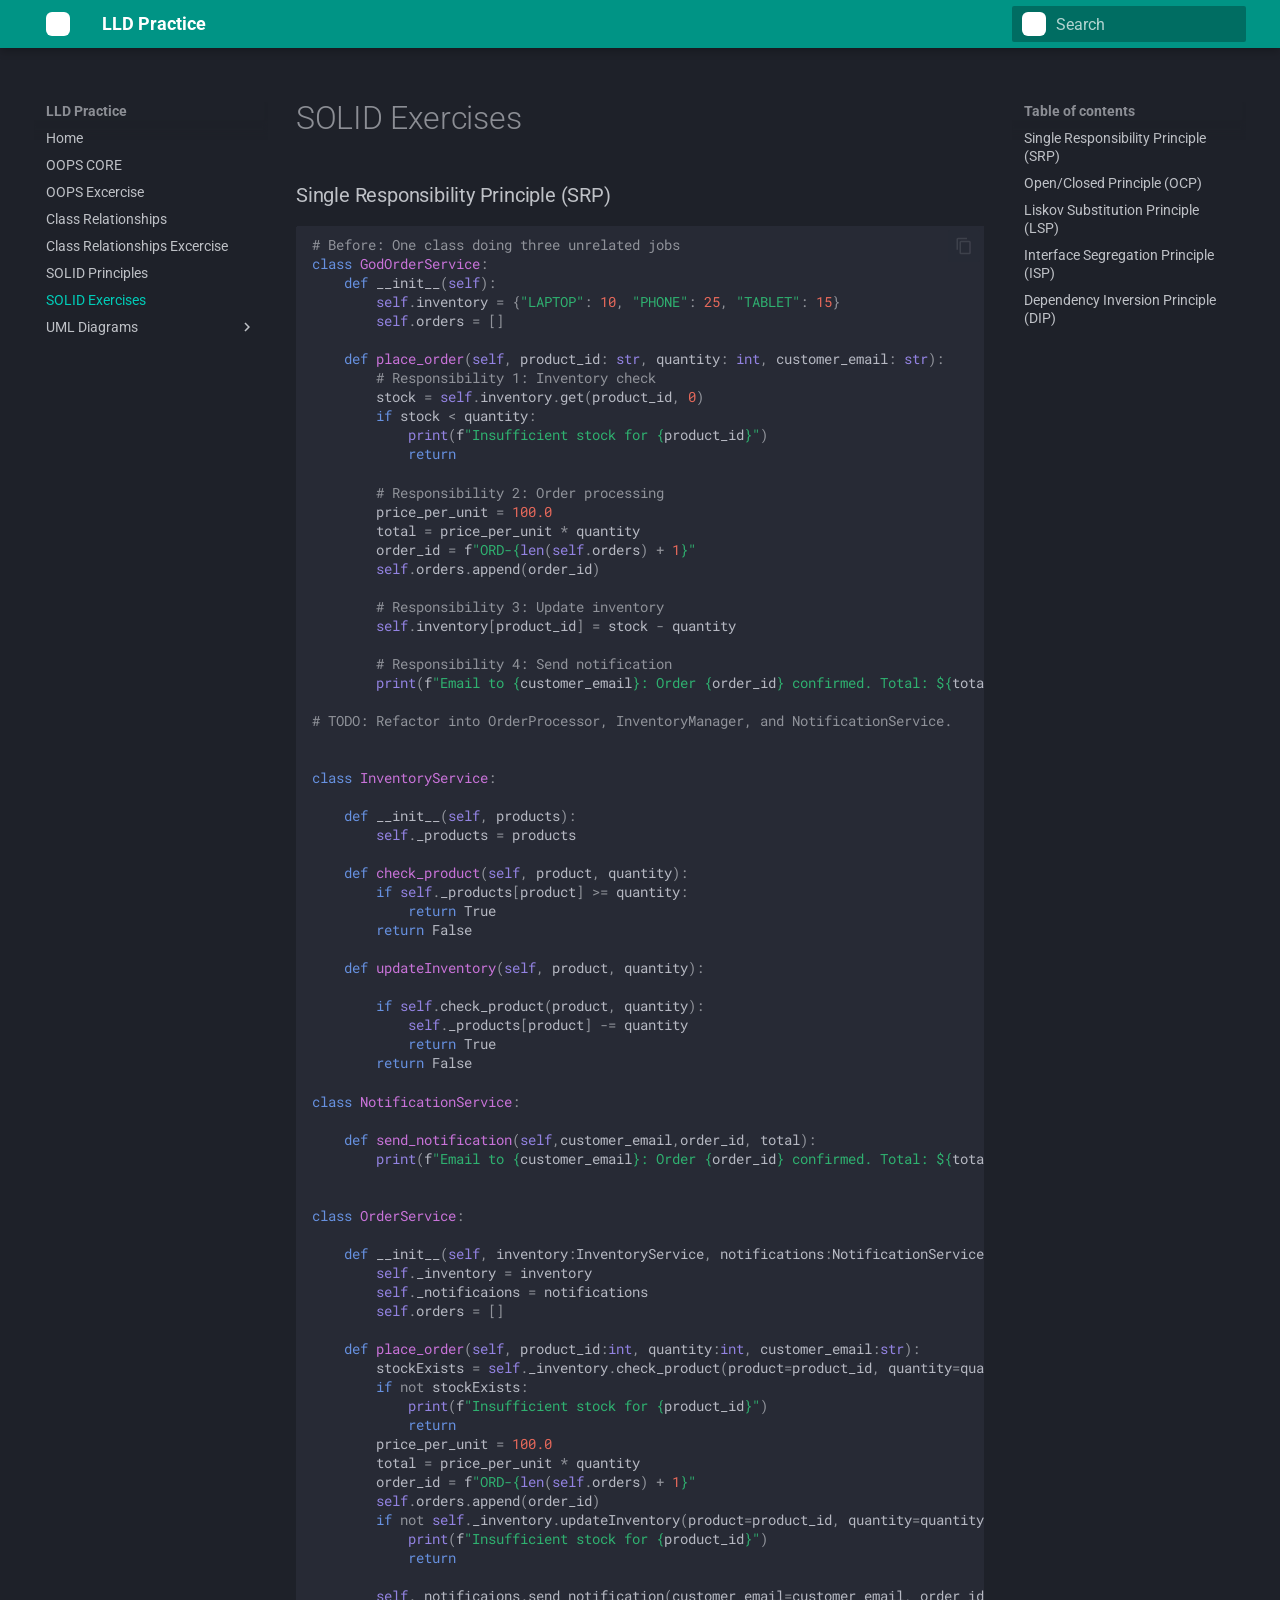
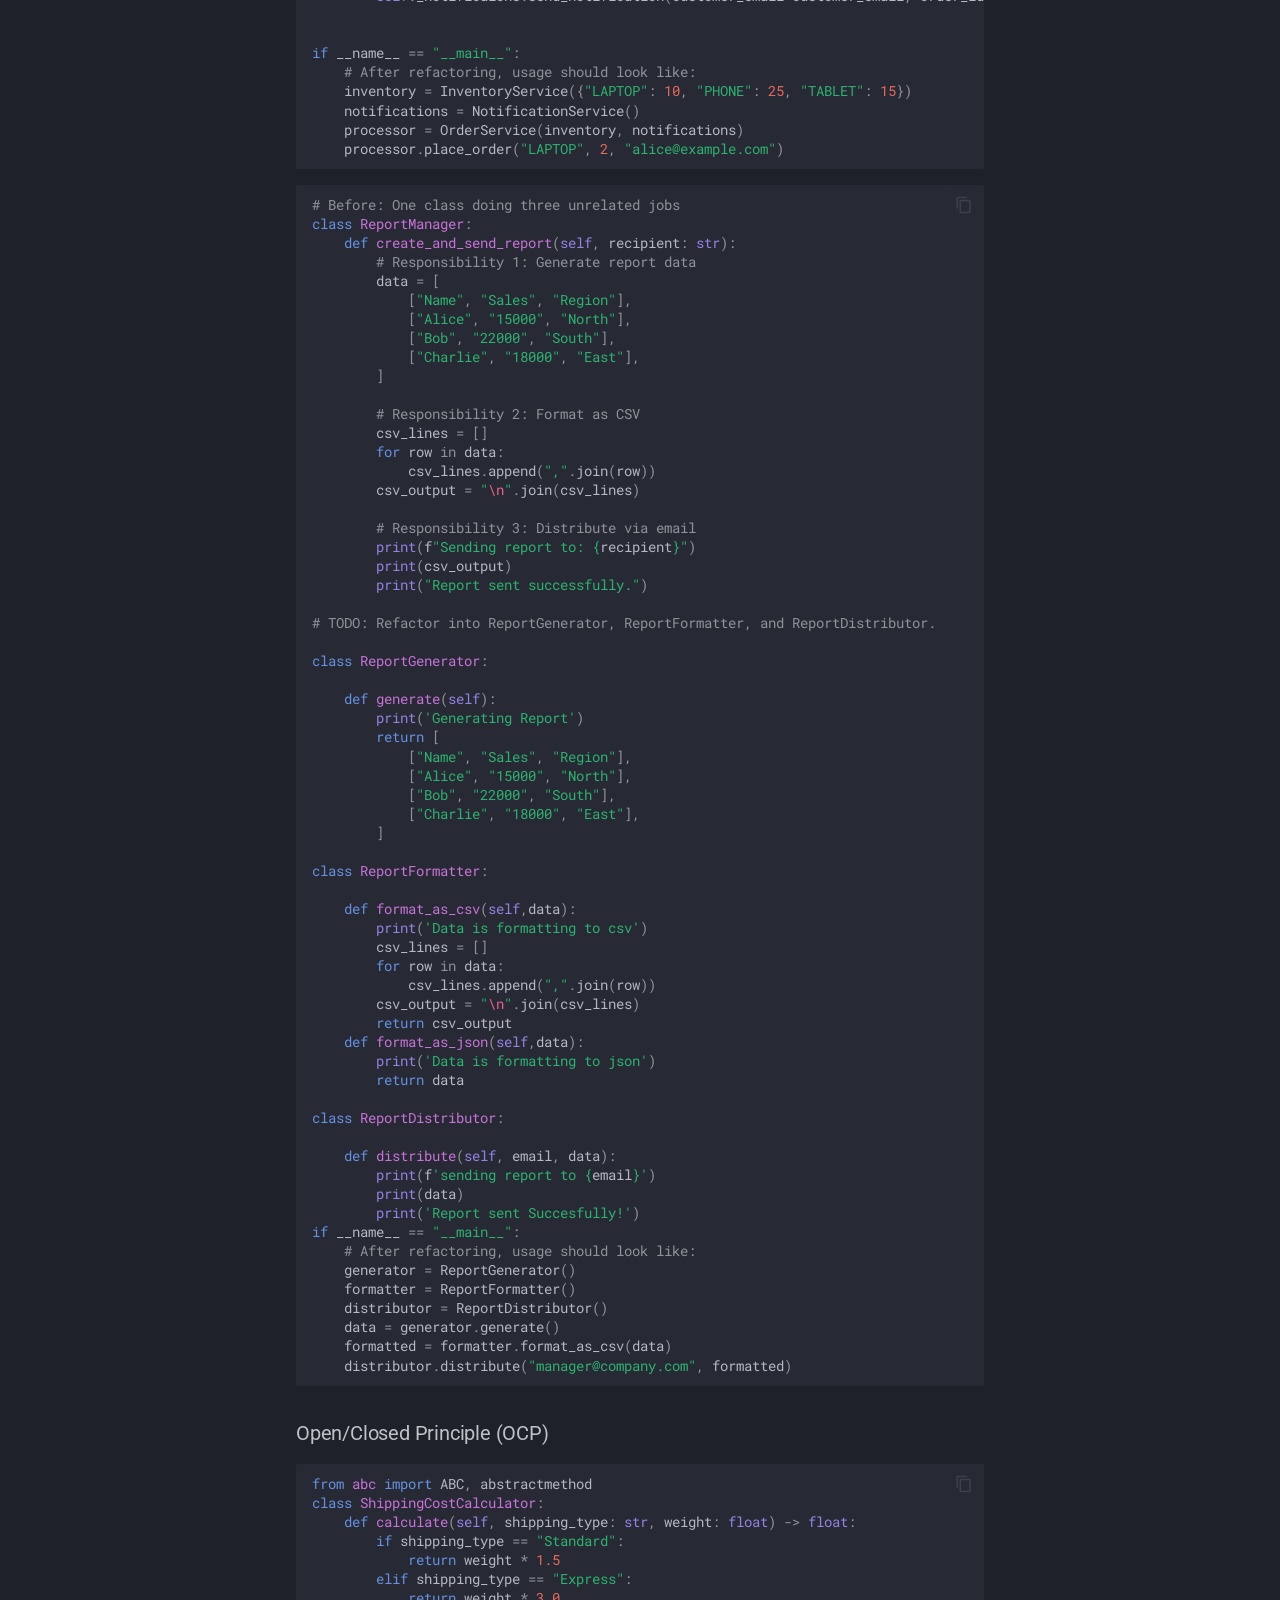
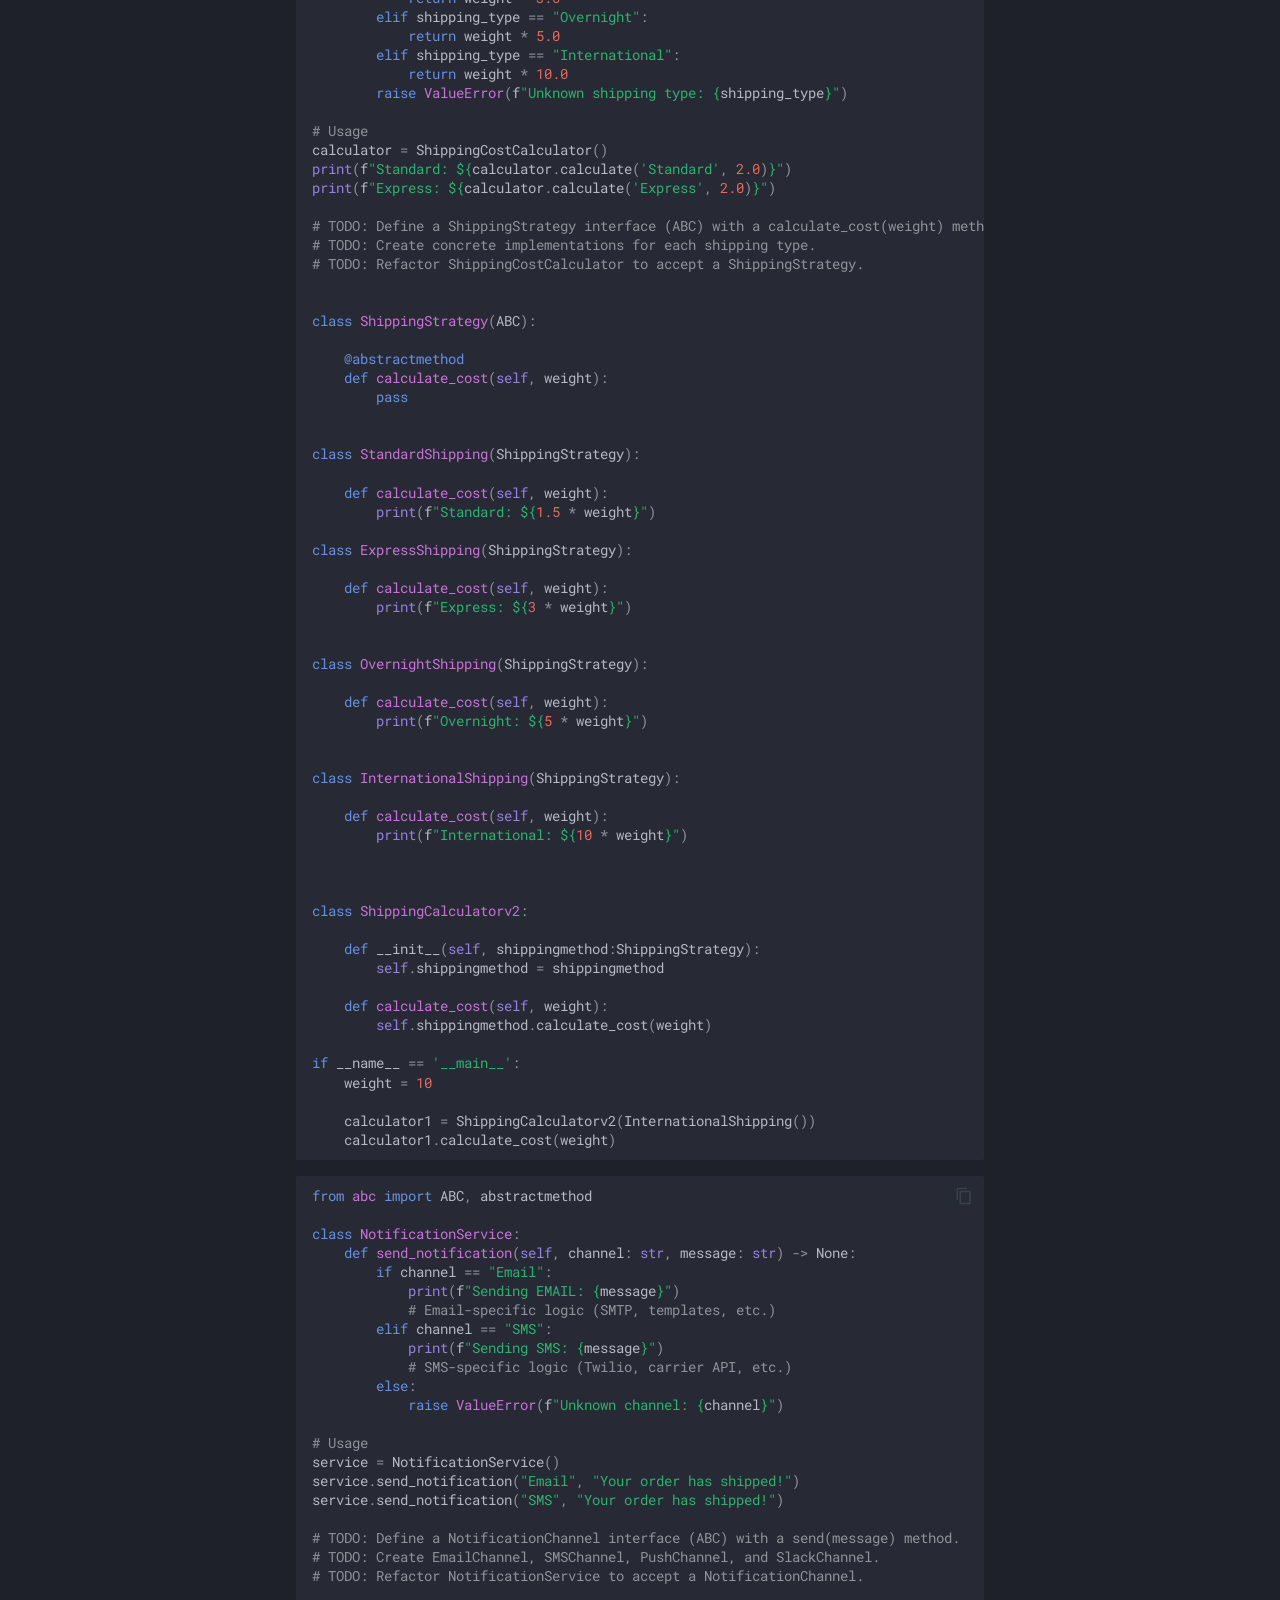
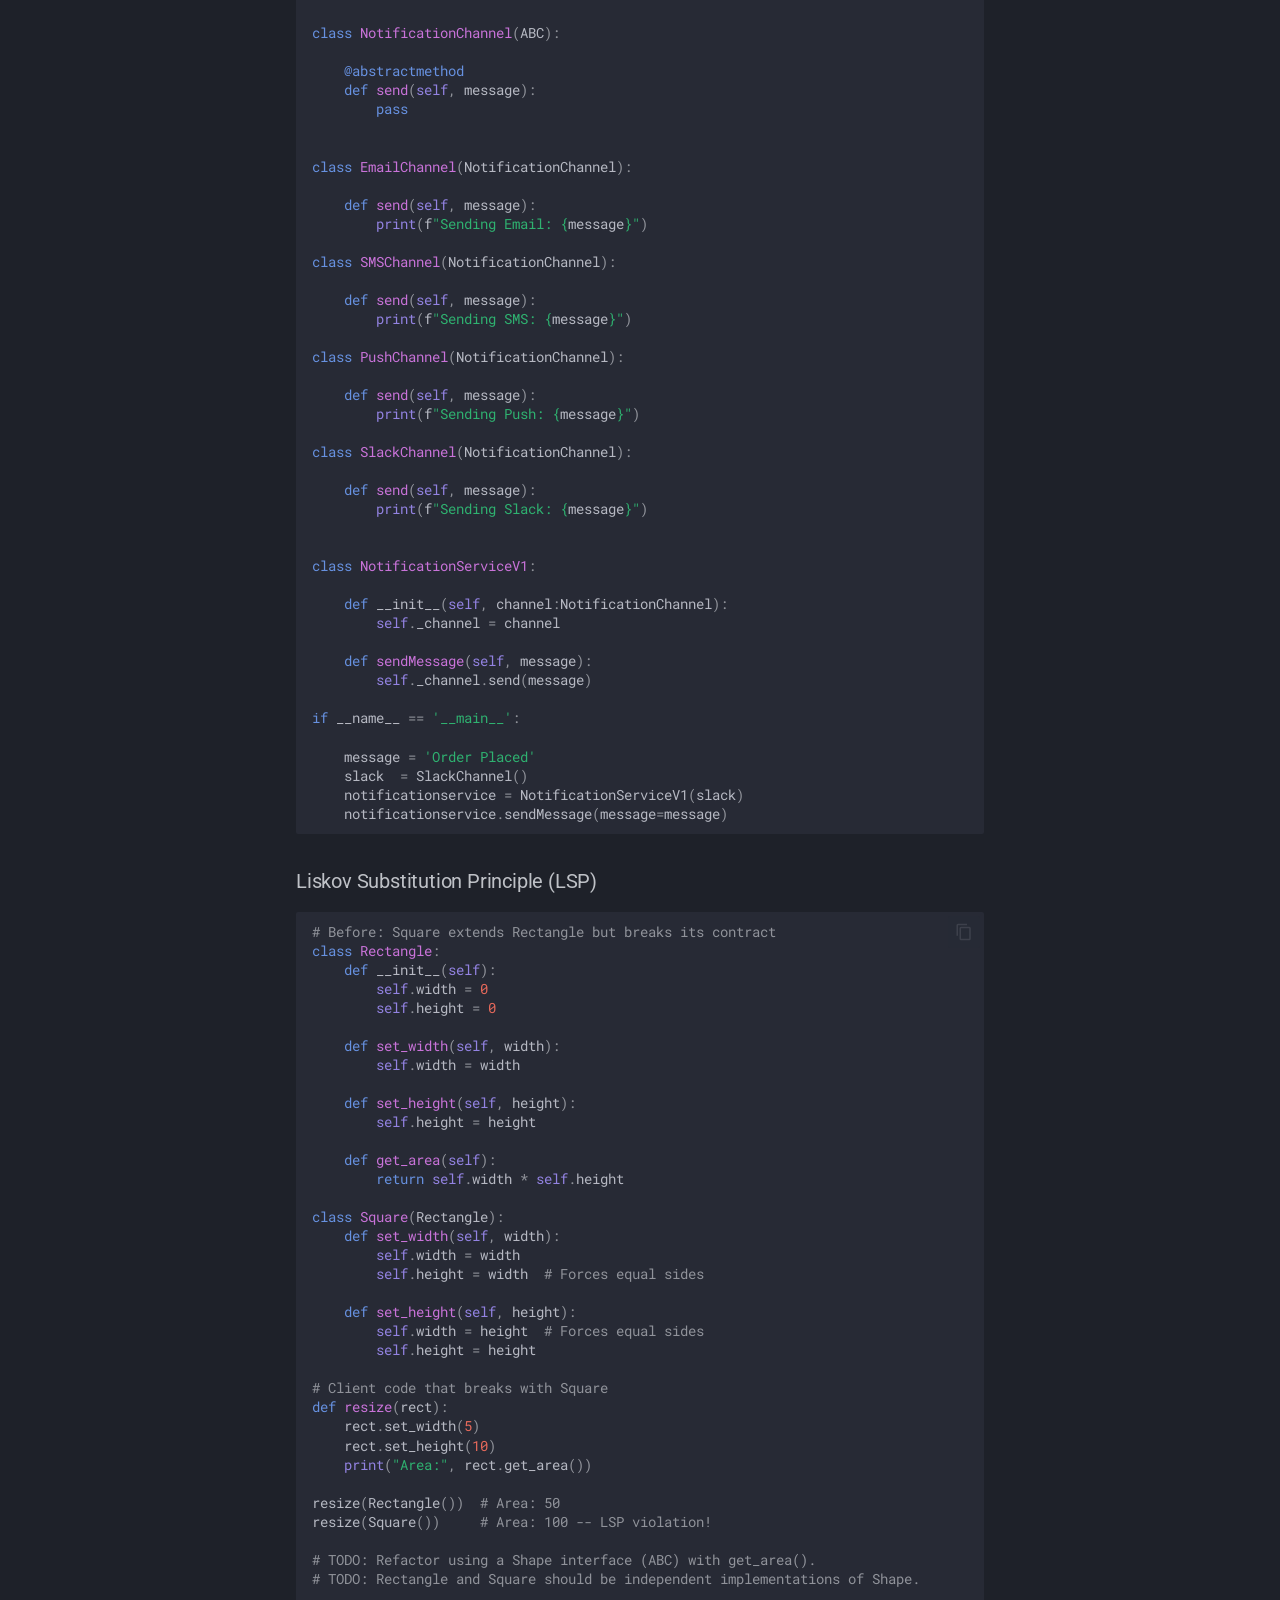
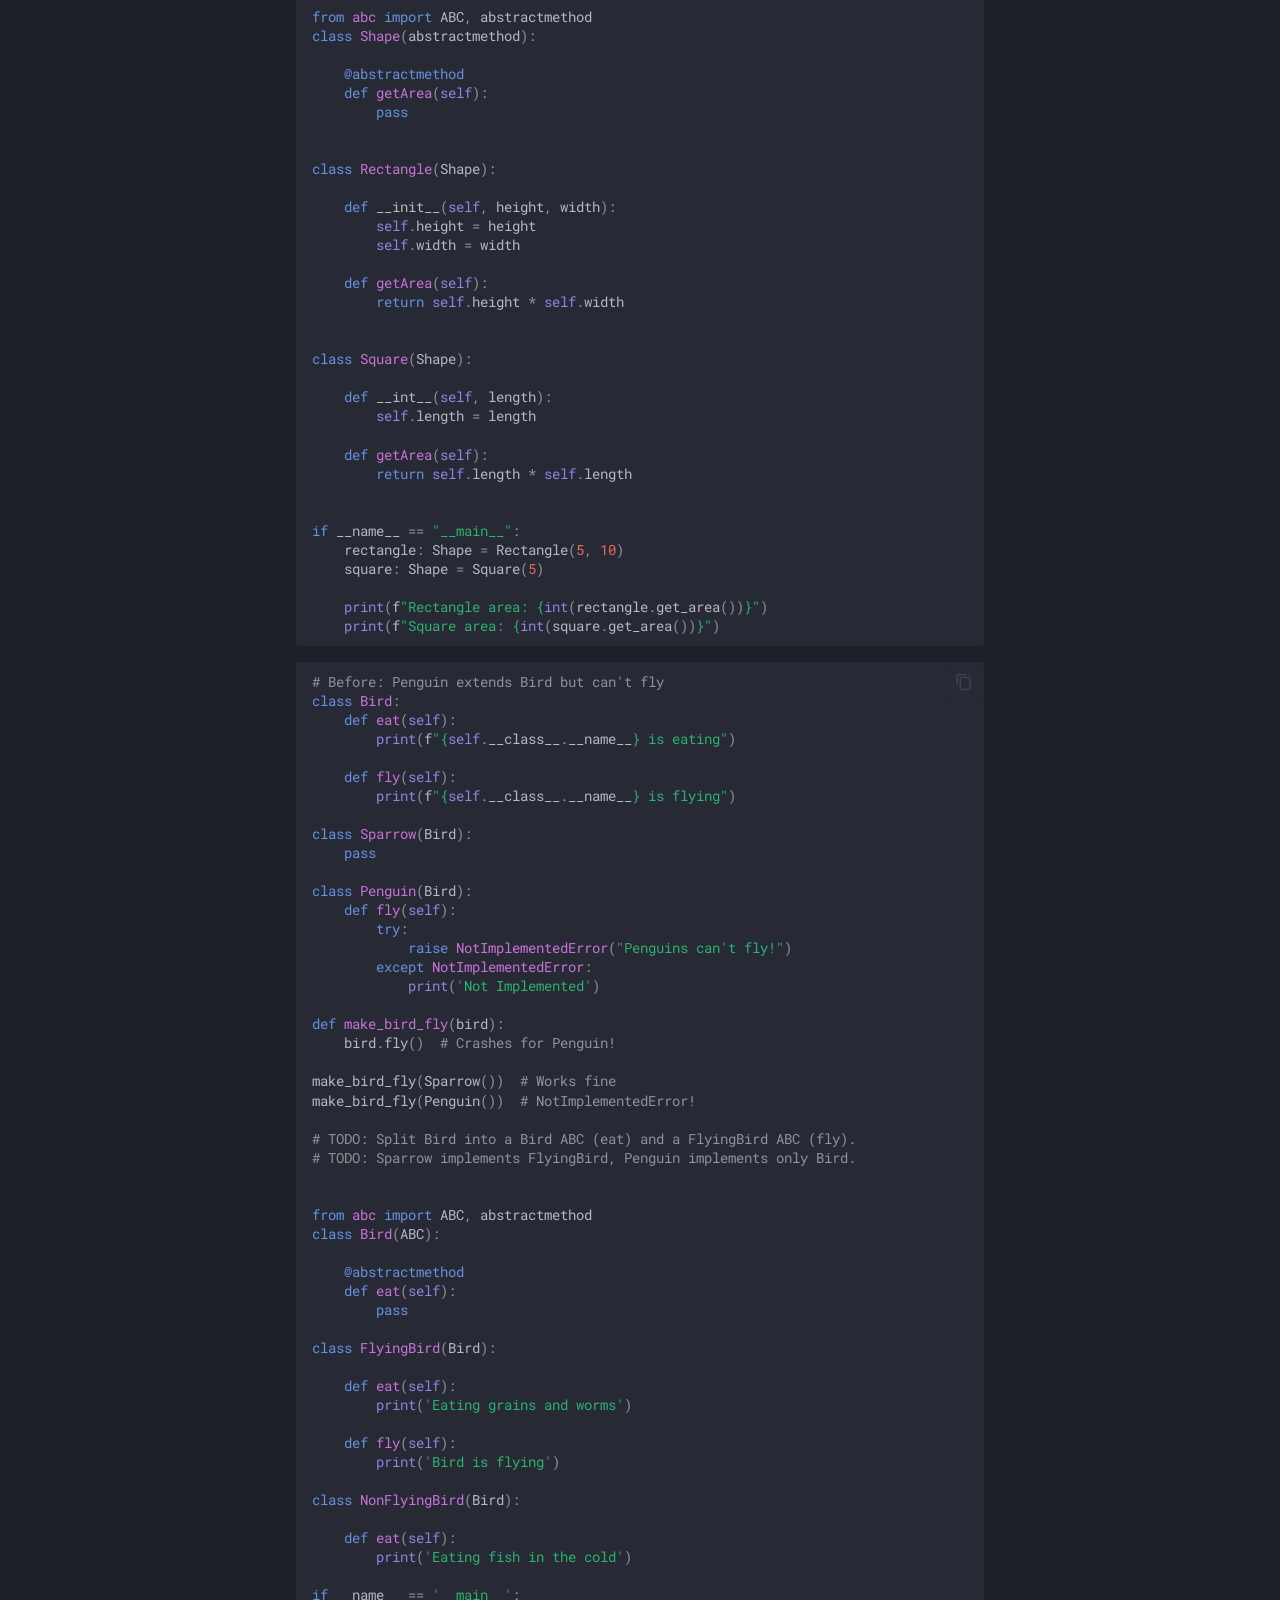
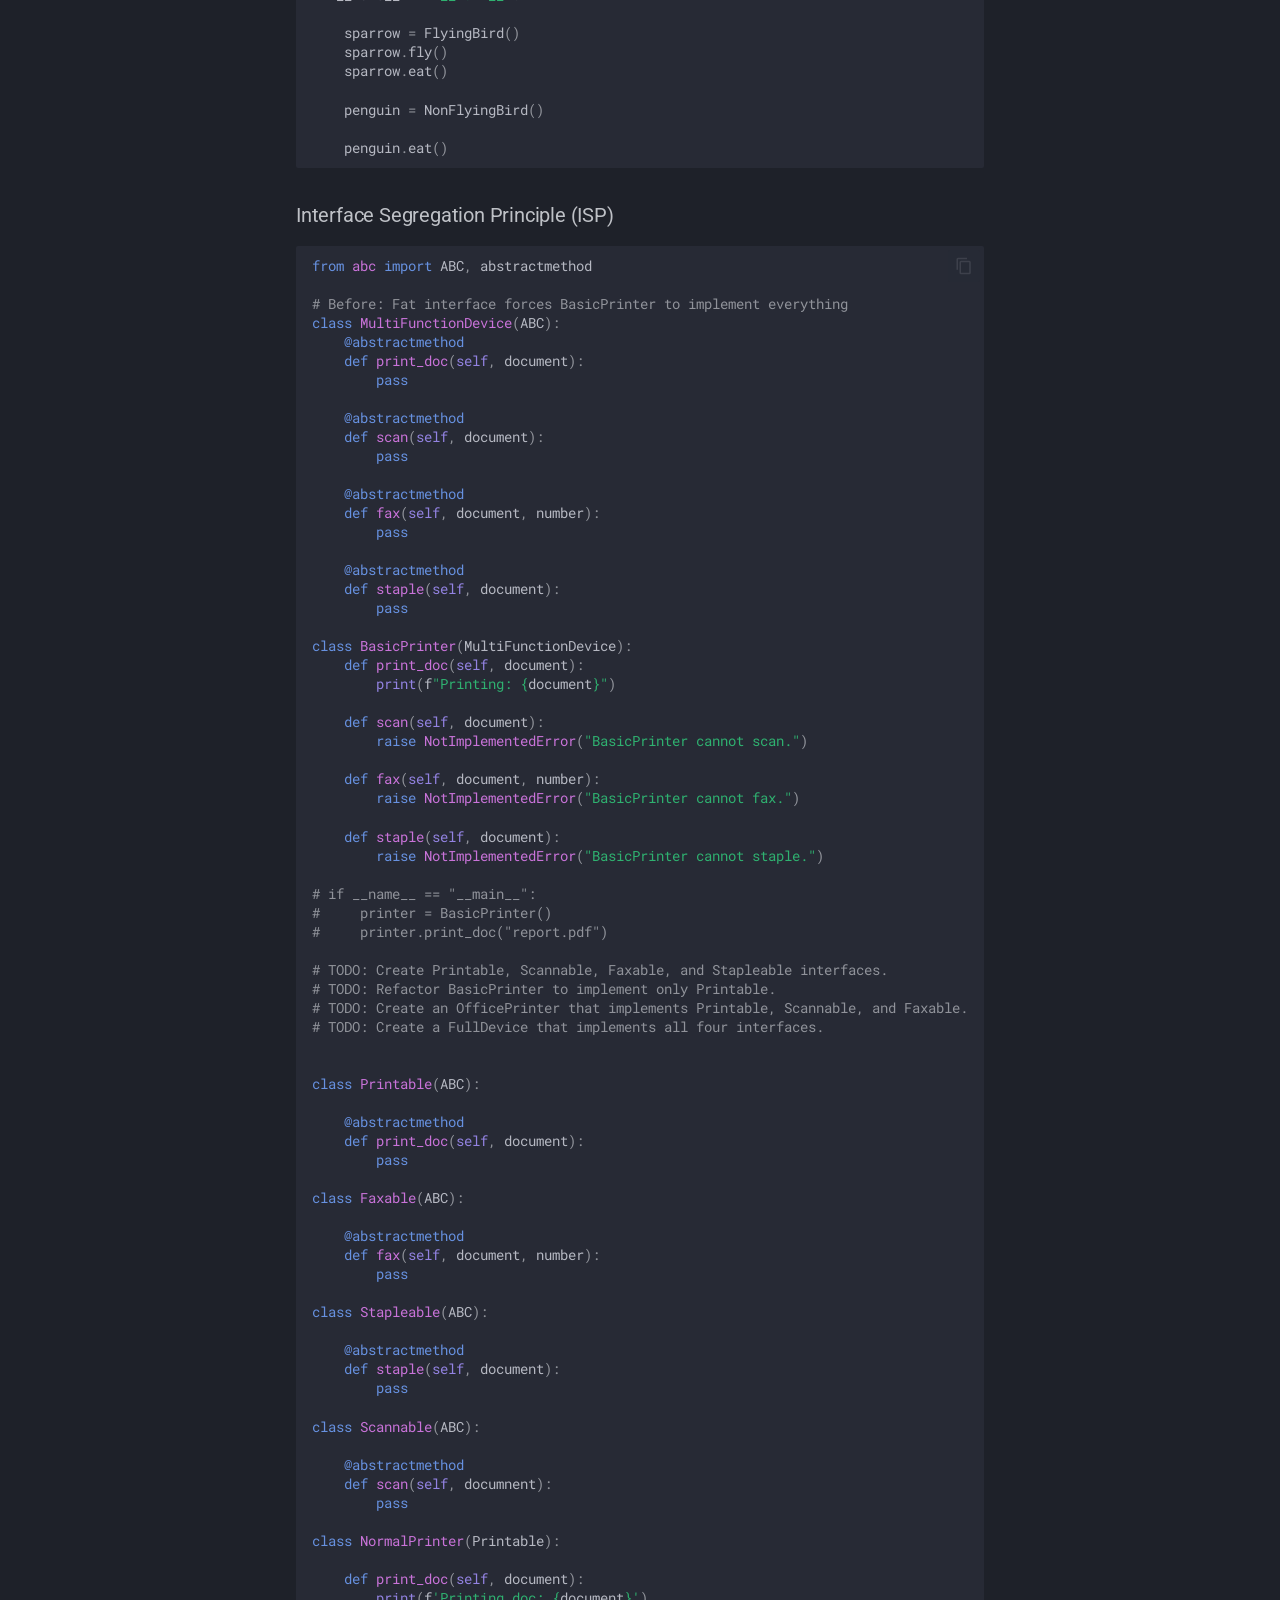
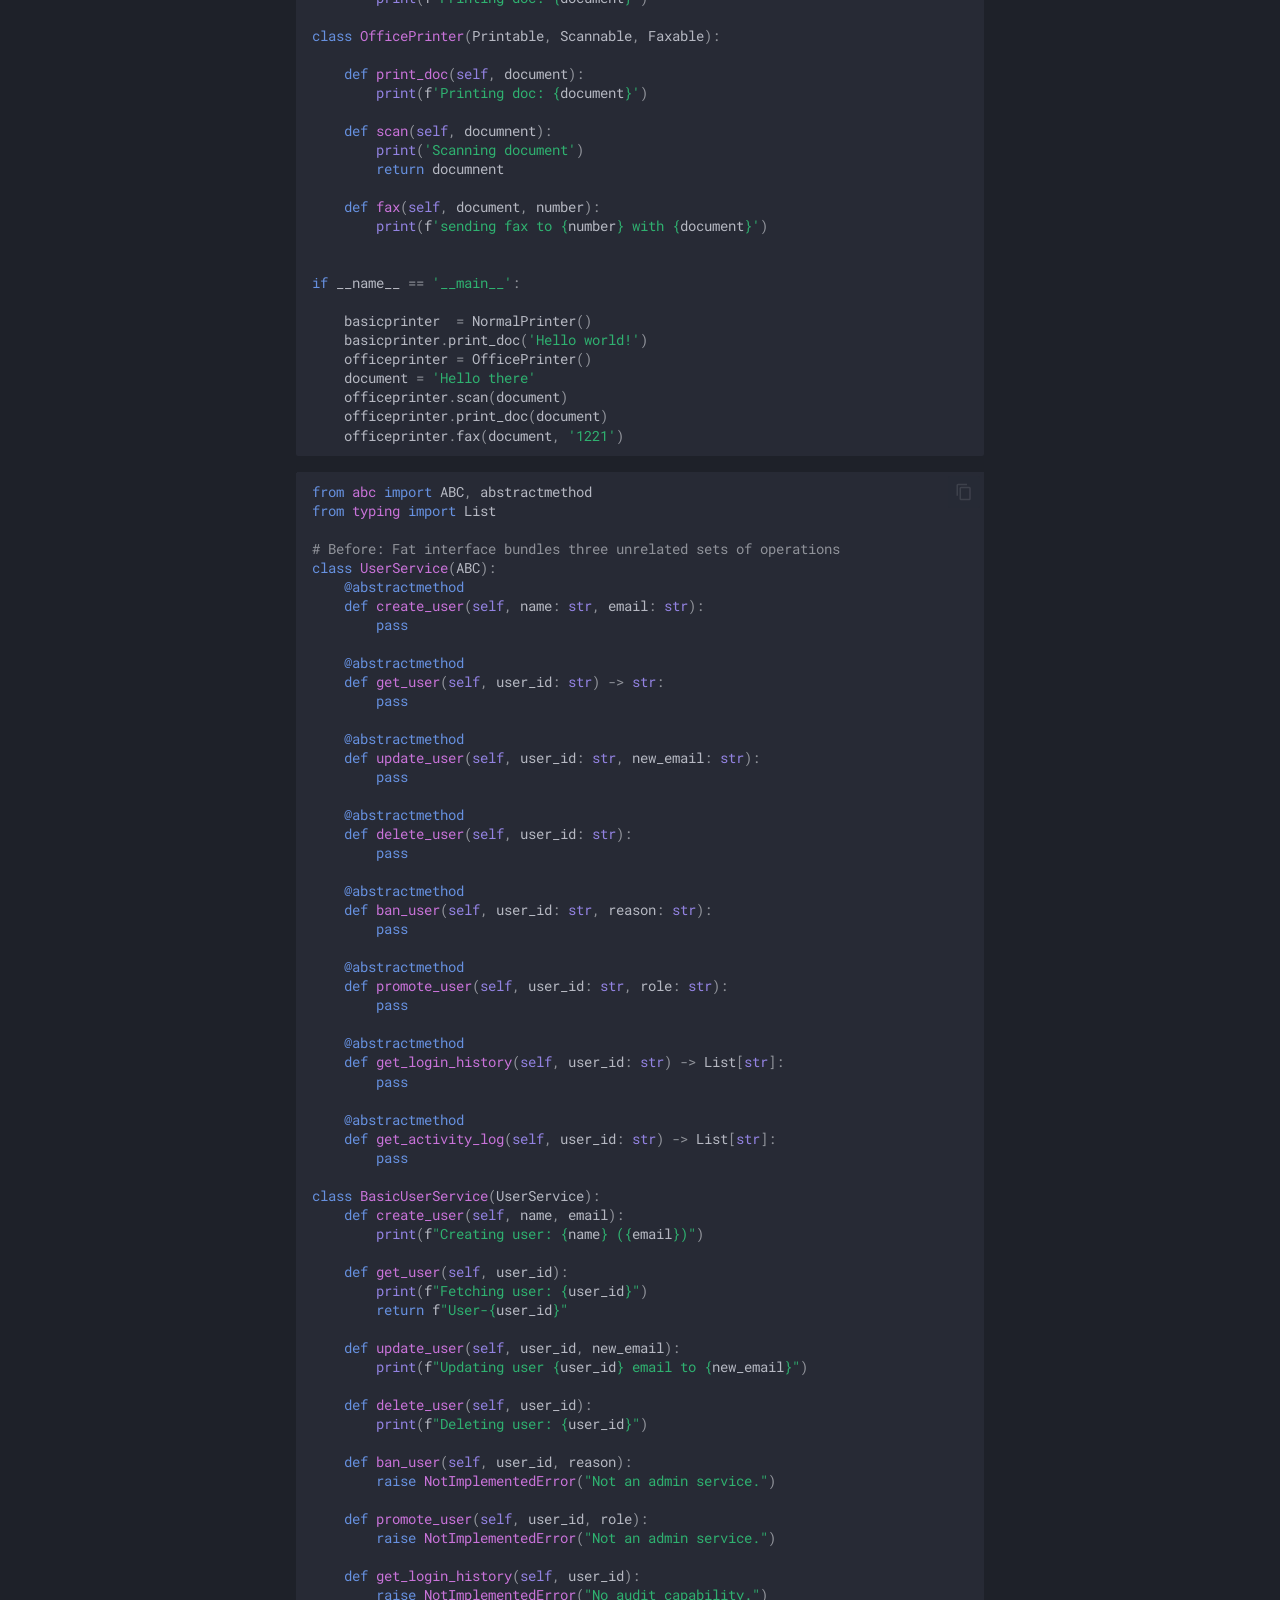
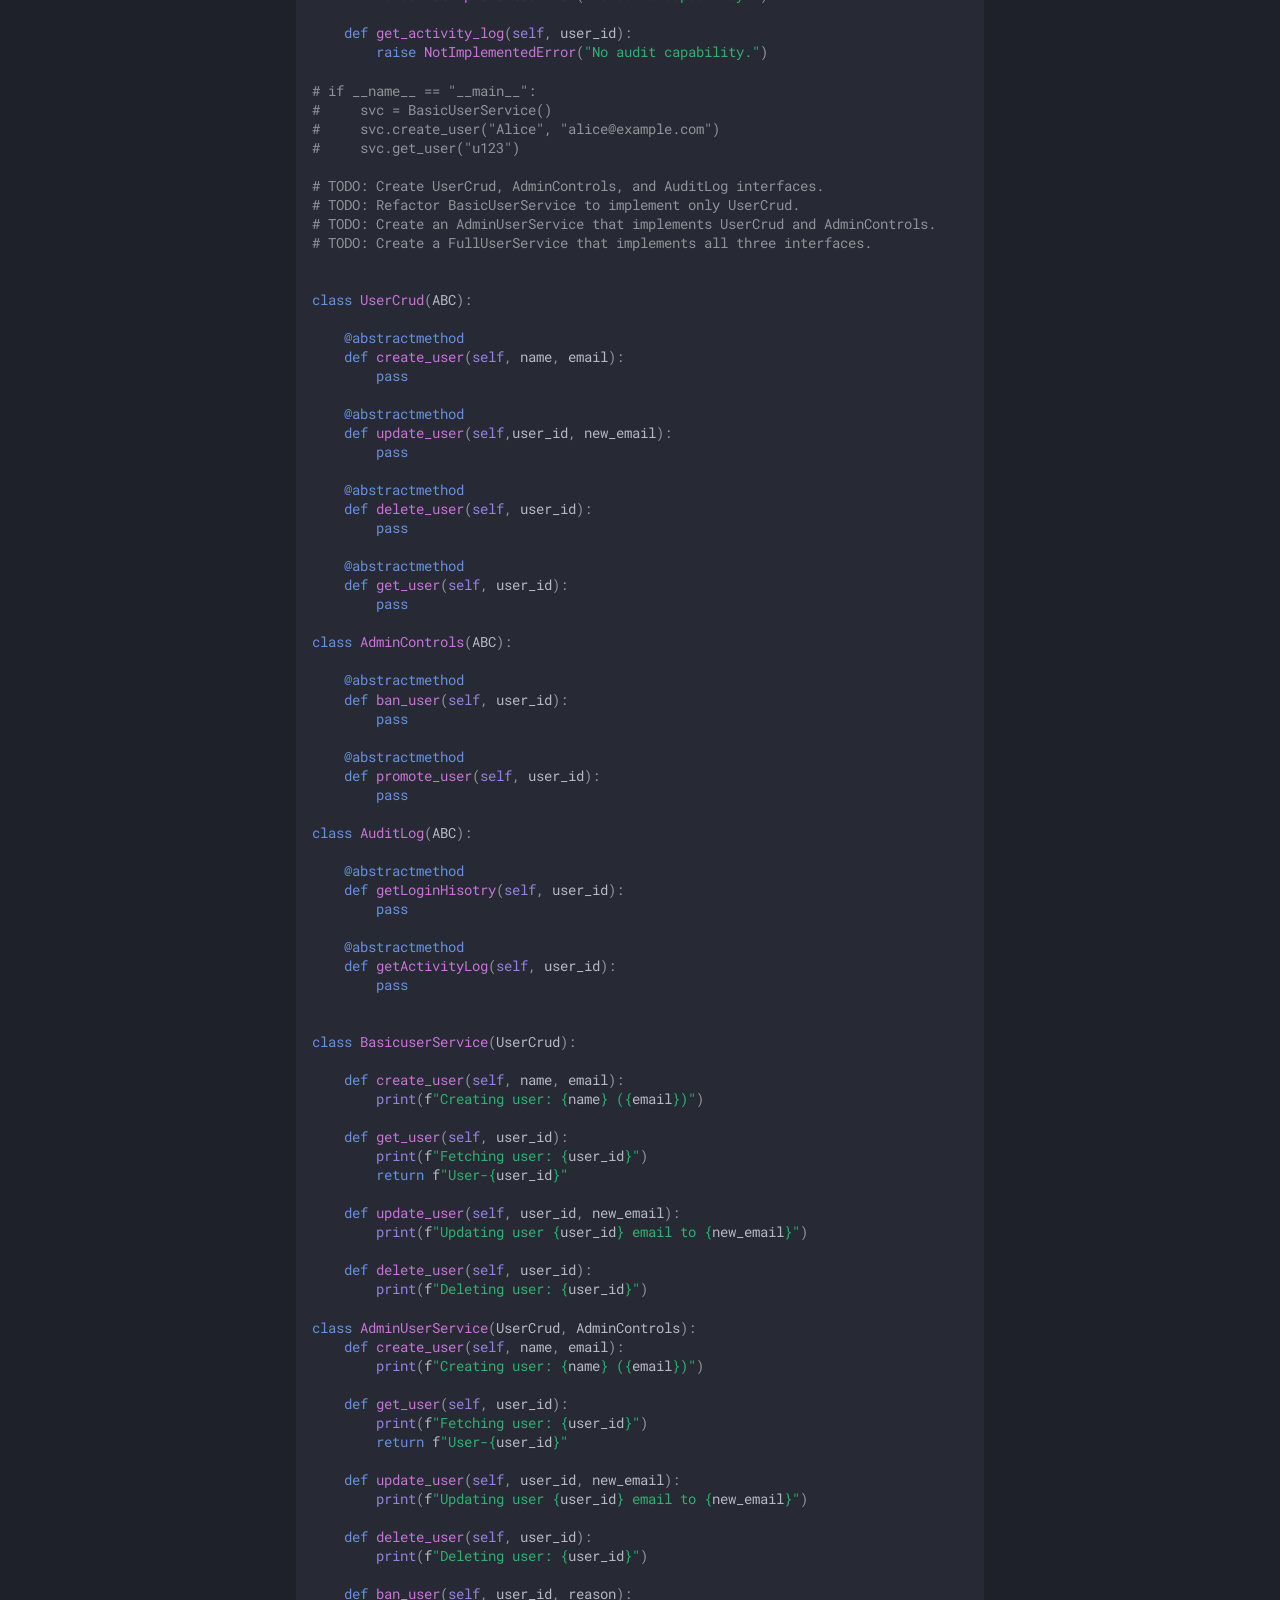
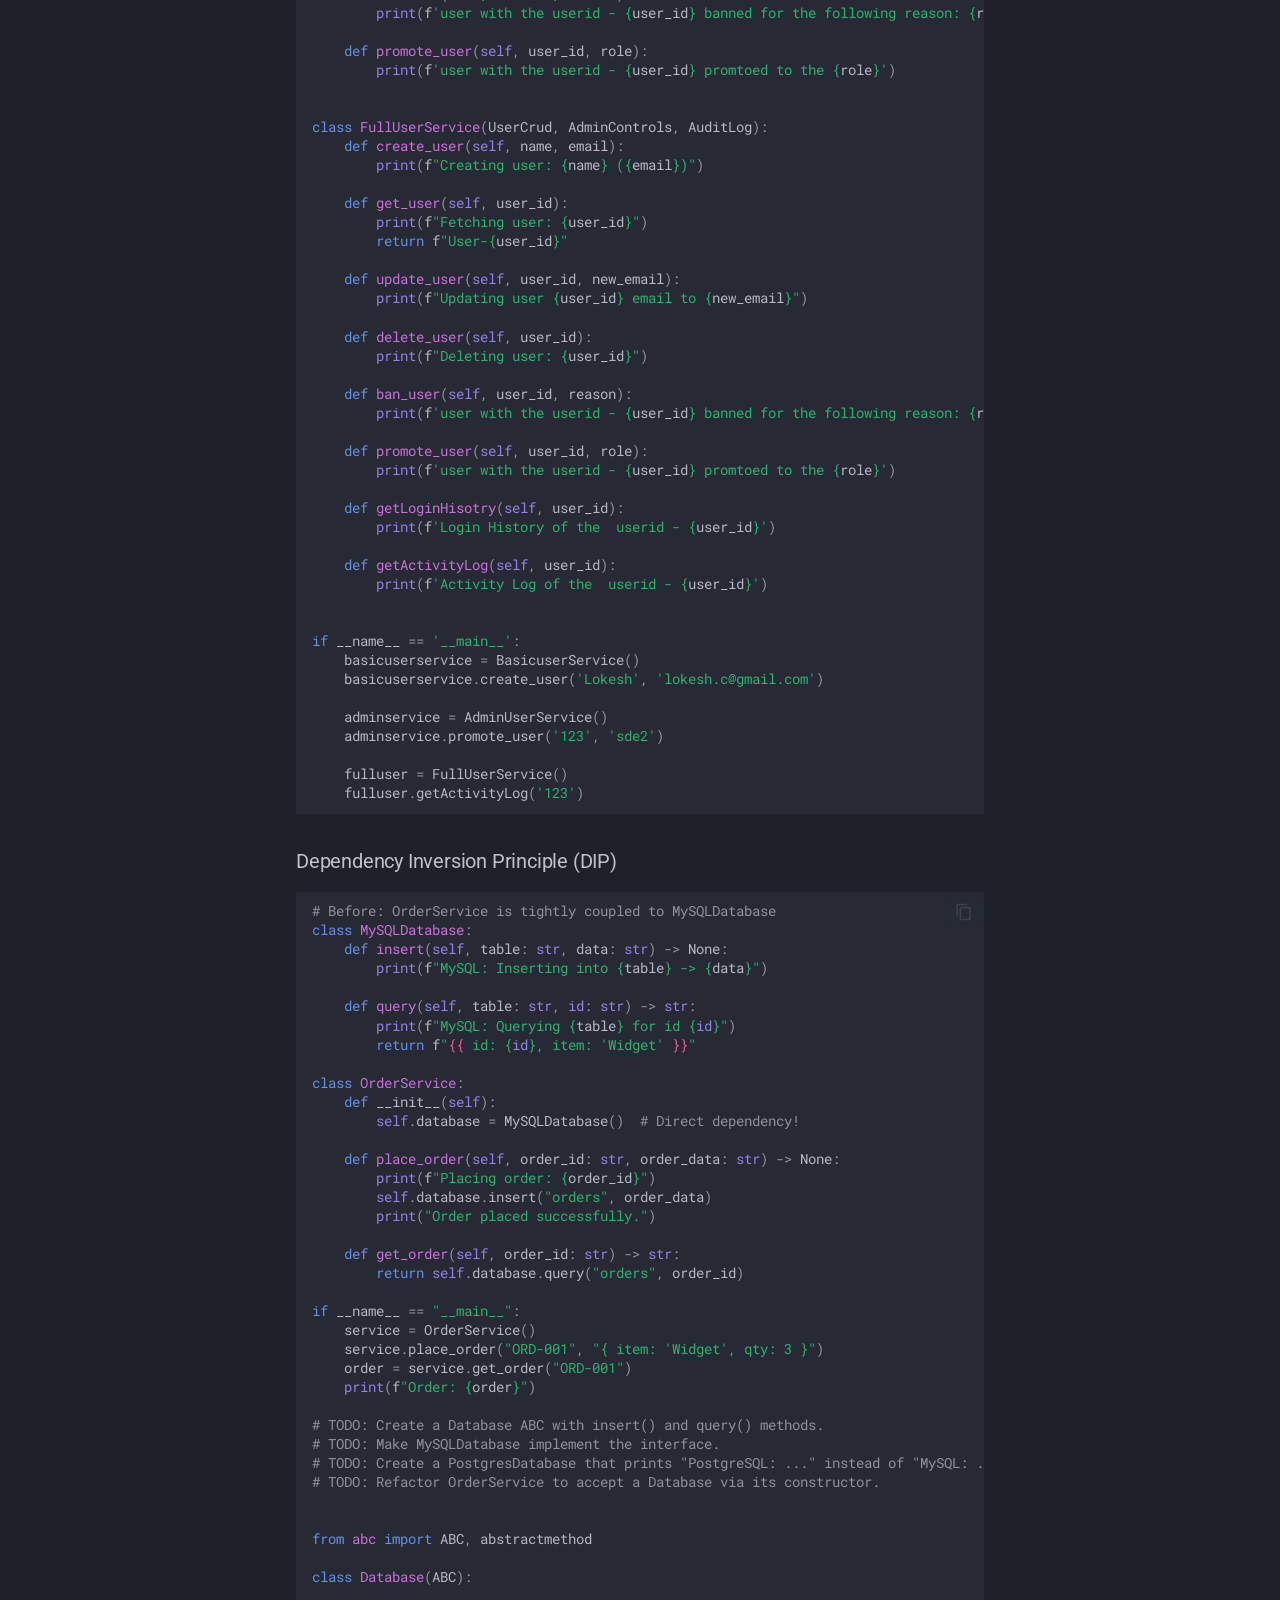
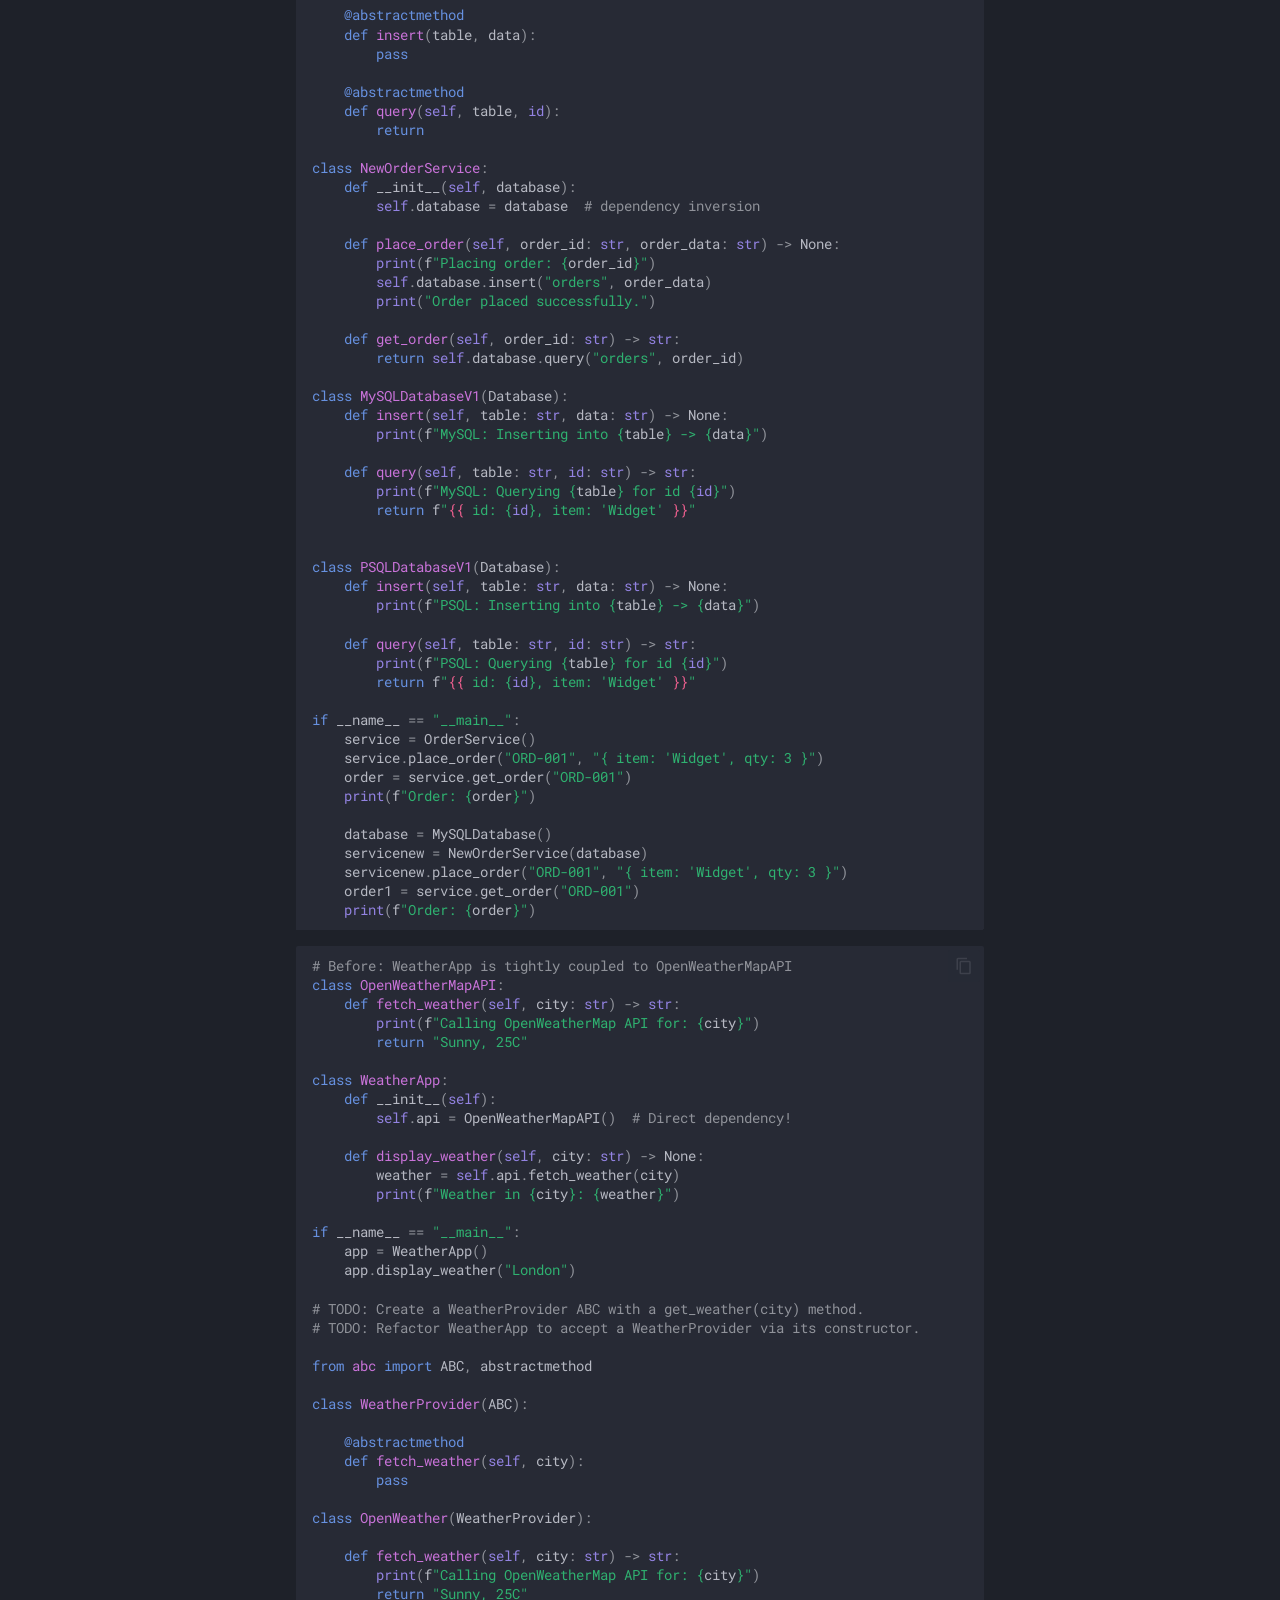
<file: solid-excercise/index.html>
<!doctype html>
<html lang="en" class="no-js">
  <head>
    
      <meta charset="utf-8">
      <meta name="viewport" content="width=device-width,initial-scale=1">
      
      
      
      
        <link rel="prev" href="../solid/">
      
      
        <link rel="next" href="../uml-class-diagram/">
      
      
        
      
      
      <link rel="icon" href="../assets/images/favicon.png">
      <meta name="generator" content="mkdocs-1.6.1, mkdocs-material-9.7.6">
    
    
      
        <title>SOLID Exercises - LLD Practice</title>
      
    
    
      <link rel="stylesheet" href="../assets/stylesheets/main.484c7ddc.min.css">
      
        
        <link rel="stylesheet" href="../assets/stylesheets/palette.ab4e12ef.min.css">
      
      


    
    
      
    
    
      
        
        
        <link rel="preconnect" href="https://fonts.gstatic.com" crossorigin>
        <link rel="stylesheet" href="https://fonts.googleapis.com/css?family=Roboto:300,300i,400,400i,700,700i%7CRoboto+Mono:400,400i,700,700i&display=fallback">
        <style>:root{--md-text-font:"Roboto";--md-code-font:"Roboto Mono"}</style>
      
    
    
      <link rel="stylesheet" href="../css/extra.css">
    
    <script>__md_scope=new URL("..",location),__md_hash=e=>[...e].reduce(((e,_)=>(e<<5)-e+_.charCodeAt(0)),0),__md_get=(e,_=localStorage,t=__md_scope)=>JSON.parse(_.getItem(t.pathname+"."+e)),__md_set=(e,_,t=localStorage,a=__md_scope)=>{try{t.setItem(a.pathname+"."+e,JSON.stringify(_))}catch(e){}}</script>
    
      

    
    
  </head>
  
  
    
    
    
    
    
    <body dir="ltr" data-md-color-scheme="slate" data-md-color-primary="teal" data-md-color-accent="indigo">
  
    
    <input class="md-toggle" data-md-toggle="drawer" type="checkbox" id="__drawer" autocomplete="off">
    <input class="md-toggle" data-md-toggle="search" type="checkbox" id="__search" autocomplete="off">
    <label class="md-overlay" for="__drawer"></label>
    <div data-md-component="skip">
      
        
        <a href="#solid-exercises" class="md-skip">
          Skip to content
        </a>
      
    </div>
    <div data-md-component="announce">
      
    </div>
    
    
      

  

<header class="md-header md-header--shadow" data-md-component="header">
  <nav class="md-header__inner md-grid" aria-label="Header">
    <a href=".." title="LLD Practice" class="md-header__button md-logo" aria-label="LLD Practice" data-md-component="logo">
      
  
  <svg xmlns="http://www.w3.org/2000/svg" viewBox="0 0 24 24"><path d="M12 8a3 3 0 0 0 3-3 3 3 0 0 0-3-3 3 3 0 0 0-3 3 3 3 0 0 0 3 3m0 3.54C9.64 9.35 6.5 8 3 8v11c3.5 0 6.64 1.35 9 3.54 2.36-2.19 5.5-3.54 9-3.54V8c-3.5 0-6.64 1.35-9 3.54"/></svg>

    </a>
    <label class="md-header__button md-icon" for="__drawer">
      
      <svg xmlns="http://www.w3.org/2000/svg" viewBox="0 0 24 24"><path d="M3 6h18v2H3zm0 5h18v2H3zm0 5h18v2H3z"/></svg>
    </label>
    <div class="md-header__title" data-md-component="header-title">
      <div class="md-header__ellipsis">
        <div class="md-header__topic">
          <span class="md-ellipsis">
            LLD Practice
          </span>
        </div>
        <div class="md-header__topic" data-md-component="header-topic">
          <span class="md-ellipsis">
            
              SOLID Exercises
            
          </span>
        </div>
      </div>
    </div>
    
      
    
    
    
    
      
      
        <label class="md-header__button md-icon" for="__search">
          
          <svg xmlns="http://www.w3.org/2000/svg" viewBox="0 0 24 24"><path d="M9.5 3A6.5 6.5 0 0 1 16 9.5c0 1.61-.59 3.09-1.56 4.23l.27.27h.79l5 5-1.5 1.5-5-5v-.79l-.27-.27A6.52 6.52 0 0 1 9.5 16 6.5 6.5 0 0 1 3 9.5 6.5 6.5 0 0 1 9.5 3m0 2C7 5 5 7 5 9.5S7 14 9.5 14 14 12 14 9.5 12 5 9.5 5"/></svg>
        </label>
        <div class="md-search" data-md-component="search" role="dialog">
  <label class="md-search__overlay" for="__search"></label>
  <div class="md-search__inner" role="search">
    <form class="md-search__form" name="search">
      <input type="text" class="md-search__input" name="query" aria-label="Search" placeholder="Search" autocapitalize="off" autocorrect="off" autocomplete="off" spellcheck="false" data-md-component="search-query" required>
      <label class="md-search__icon md-icon" for="__search">
        
        <svg xmlns="http://www.w3.org/2000/svg" viewBox="0 0 24 24"><path d="M9.5 3A6.5 6.5 0 0 1 16 9.5c0 1.61-.59 3.09-1.56 4.23l.27.27h.79l5 5-1.5 1.5-5-5v-.79l-.27-.27A6.52 6.52 0 0 1 9.5 16 6.5 6.5 0 0 1 3 9.5 6.5 6.5 0 0 1 9.5 3m0 2C7 5 5 7 5 9.5S7 14 9.5 14 14 12 14 9.5 12 5 9.5 5"/></svg>
        
        <svg xmlns="http://www.w3.org/2000/svg" viewBox="0 0 24 24"><path d="M20 11v2H8l5.5 5.5-1.42 1.42L4.16 12l7.92-7.92L13.5 5.5 8 11z"/></svg>
      </label>
      <nav class="md-search__options" aria-label="Search">
        
        <button type="reset" class="md-search__icon md-icon" title="Clear" aria-label="Clear" tabindex="-1">
          
          <svg xmlns="http://www.w3.org/2000/svg" viewBox="0 0 24 24"><path d="M19 6.41 17.59 5 12 10.59 6.41 5 5 6.41 10.59 12 5 17.59 6.41 19 12 13.41 17.59 19 19 17.59 13.41 12z"/></svg>
        </button>
      </nav>
      
    </form>
    <div class="md-search__output">
      <div class="md-search__scrollwrap" tabindex="0" data-md-scrollfix>
        <div class="md-search-result" data-md-component="search-result">
          <div class="md-search-result__meta">
            Initializing search
          </div>
          <ol class="md-search-result__list" role="presentation"></ol>
        </div>
      </div>
    </div>
  </div>
</div>
      
    
    
  </nav>
  
</header>
    
    <div class="md-container" data-md-component="container">
      
      
        
          
        
      
      <main class="md-main" data-md-component="main">
        <div class="md-main__inner md-grid">
          
            
              
              <div class="md-sidebar md-sidebar--primary" data-md-component="sidebar" data-md-type="navigation" >
                <div class="md-sidebar__scrollwrap">
                  <div class="md-sidebar__inner">
                    



<nav class="md-nav md-nav--primary" aria-label="Navigation" data-md-level="0">
  <label class="md-nav__title" for="__drawer">
    <a href=".." title="LLD Practice" class="md-nav__button md-logo" aria-label="LLD Practice" data-md-component="logo">
      
  
  <svg xmlns="http://www.w3.org/2000/svg" viewBox="0 0 24 24"><path d="M12 8a3 3 0 0 0 3-3 3 3 0 0 0-3-3 3 3 0 0 0-3 3 3 3 0 0 0 3 3m0 3.54C9.64 9.35 6.5 8 3 8v11c3.5 0 6.64 1.35 9 3.54 2.36-2.19 5.5-3.54 9-3.54V8c-3.5 0-6.64 1.35-9 3.54"/></svg>

    </a>
    LLD Practice
  </label>
  
  <ul class="md-nav__list" data-md-scrollfix>
    
      
      
  
  
  
  
    <li class="md-nav__item">
      <a href=".." class="md-nav__link">
        
  
  
  <span class="md-ellipsis">
    
  
    Home
  

    
  </span>
  
  

      </a>
    </li>
  

    
      
      
  
  
  
  
    <li class="md-nav__item">
      <a href="../classes/" class="md-nav__link">
        
  
  
  <span class="md-ellipsis">
    
  
    OOPS CORE
  

    
  </span>
  
  

      </a>
    </li>
  

    
      
      
  
  
  
  
    <li class="md-nav__item">
      <a href="../classes-excercise/" class="md-nav__link">
        
  
  
  <span class="md-ellipsis">
    
  
    OOPS Excercise
  

    
  </span>
  
  

      </a>
    </li>
  

    
      
      
  
  
  
  
    <li class="md-nav__item">
      <a href="../classrelationships/" class="md-nav__link">
        
  
  
  <span class="md-ellipsis">
    
  
    Class Relationships
  

    
  </span>
  
  

      </a>
    </li>
  

    
      
      
  
  
  
  
    <li class="md-nav__item">
      <a href="../classrelationships-excercise/" class="md-nav__link">
        
  
  
  <span class="md-ellipsis">
    
  
    Class Relationships Excercise
  

    
  </span>
  
  

      </a>
    </li>
  

    
      
      
  
  
  
  
    <li class="md-nav__item">
      <a href="../solid/" class="md-nav__link">
        
  
  
  <span class="md-ellipsis">
    
  
    SOLID Principles
  

    
  </span>
  
  

      </a>
    </li>
  

    
      
      
  
  
    
  
  
  
    <li class="md-nav__item md-nav__item--active">
      
      <input class="md-nav__toggle md-toggle" type="checkbox" id="__toc">
      
      
        
      
      
        <label class="md-nav__link md-nav__link--active" for="__toc">
          
  
  
  <span class="md-ellipsis">
    
  
    SOLID Exercises
  

    
  </span>
  
  

          <span class="md-nav__icon md-icon"></span>
        </label>
      
      <a href="./" class="md-nav__link md-nav__link--active">
        
  
  
  <span class="md-ellipsis">
    
  
    SOLID Exercises
  

    
  </span>
  
  

      </a>
      
        

<nav class="md-nav md-nav--secondary" aria-label="Table of contents">
  
  
  
    
  
  
    <label class="md-nav__title" for="__toc">
      <span class="md-nav__icon md-icon"></span>
      Table of contents
    </label>
    <ul class="md-nav__list" data-md-component="toc" data-md-scrollfix>
      
        <li class="md-nav__item">
  <a href="#single-responsibility-principle-srp" class="md-nav__link">
    <span class="md-ellipsis">
      
        Single Responsibility Principle (SRP)
      
    </span>
  </a>
  
</li>
      
        <li class="md-nav__item">
  <a href="#openclosed-principle-ocp" class="md-nav__link">
    <span class="md-ellipsis">
      
        Open/Closed Principle (OCP)
      
    </span>
  </a>
  
</li>
      
        <li class="md-nav__item">
  <a href="#liskov-substitution-principle-lsp" class="md-nav__link">
    <span class="md-ellipsis">
      
        Liskov Substitution Principle (LSP)
      
    </span>
  </a>
  
</li>
      
        <li class="md-nav__item">
  <a href="#interface-segregation-principle-isp" class="md-nav__link">
    <span class="md-ellipsis">
      
        Interface Segregation Principle (ISP)
      
    </span>
  </a>
  
</li>
      
        <li class="md-nav__item">
  <a href="#dependency-inversion-principle-dip" class="md-nav__link">
    <span class="md-ellipsis">
      
        Dependency Inversion Principle (DIP)
      
    </span>
  </a>
  
</li>
      
    </ul>
  
</nav>
      
    </li>
  

    
      
      
  
  
  
  
    
    
    
    
    
    <li class="md-nav__item md-nav__item--nested">
      
        
        
        <input class="md-nav__toggle md-toggle " type="checkbox" id="__nav_8" >
        
          
          <label class="md-nav__link" for="__nav_8" id="__nav_8_label" tabindex="0">
            
  
  
  <span class="md-ellipsis">
    
  
    UML Diagrams
  

    
  </span>
  
  

            <span class="md-nav__icon md-icon"></span>
          </label>
        
        <nav class="md-nav" data-md-level="1" aria-labelledby="__nav_8_label" aria-expanded="false">
          <label class="md-nav__title" for="__nav_8">
            <span class="md-nav__icon md-icon"></span>
            
  
    UML Diagrams
  

          </label>
          <ul class="md-nav__list" data-md-scrollfix>
            
              
                
  
  
  
  
    <li class="md-nav__item">
      <a href="../uml-class-diagram/" class="md-nav__link">
        
  
  
  <span class="md-ellipsis">
    
  
    Class Diagram
  

    
  </span>
  
  

      </a>
    </li>
  

              
            
              
                
  
  
  
  
    <li class="md-nav__item">
      <a href="../uml-sequence-diagram/" class="md-nav__link">
        
  
  
  <span class="md-ellipsis">
    
  
    Sequence Diagram
  

    
  </span>
  
  

      </a>
    </li>
  

              
            
              
                
  
  
  
  
    <li class="md-nav__item">
      <a href="../uml-activity-diagram/" class="md-nav__link">
        
  
  
  <span class="md-ellipsis">
    
  
    Activity Diagram
  

    
  </span>
  
  

      </a>
    </li>
  

              
            
              
                
  
  
  
  
    <li class="md-nav__item">
      <a href="../uml-usecase-diagram/" class="md-nav__link">
        
  
  
  <span class="md-ellipsis">
    
  
    Use Case Diagram
  

    
  </span>
  
  

      </a>
    </li>
  

              
            
              
                
  
  
  
  
    <li class="md-nav__item">
      <a href="../uml-state-diagram/" class="md-nav__link">
        
  
  
  <span class="md-ellipsis">
    
  
    State Diagram
  

    
  </span>
  
  

      </a>
    </li>
  

              
            
          </ul>
        </nav>
      
    </li>
  

    
  </ul>
</nav>
                  </div>
                </div>
              </div>
            
            
              
              <div class="md-sidebar md-sidebar--secondary" data-md-component="sidebar" data-md-type="toc" >
                <div class="md-sidebar__scrollwrap">
                  <div class="md-sidebar__inner">
                    

<nav class="md-nav md-nav--secondary" aria-label="Table of contents">
  
  
  
    
  
  
    <label class="md-nav__title" for="__toc">
      <span class="md-nav__icon md-icon"></span>
      Table of contents
    </label>
    <ul class="md-nav__list" data-md-component="toc" data-md-scrollfix>
      
        <li class="md-nav__item">
  <a href="#single-responsibility-principle-srp" class="md-nav__link">
    <span class="md-ellipsis">
      
        Single Responsibility Principle (SRP)
      
    </span>
  </a>
  
</li>
      
        <li class="md-nav__item">
  <a href="#openclosed-principle-ocp" class="md-nav__link">
    <span class="md-ellipsis">
      
        Open/Closed Principle (OCP)
      
    </span>
  </a>
  
</li>
      
        <li class="md-nav__item">
  <a href="#liskov-substitution-principle-lsp" class="md-nav__link">
    <span class="md-ellipsis">
      
        Liskov Substitution Principle (LSP)
      
    </span>
  </a>
  
</li>
      
        <li class="md-nav__item">
  <a href="#interface-segregation-principle-isp" class="md-nav__link">
    <span class="md-ellipsis">
      
        Interface Segregation Principle (ISP)
      
    </span>
  </a>
  
</li>
      
        <li class="md-nav__item">
  <a href="#dependency-inversion-principle-dip" class="md-nav__link">
    <span class="md-ellipsis">
      
        Dependency Inversion Principle (DIP)
      
    </span>
  </a>
  
</li>
      
    </ul>
  
</nav>
                  </div>
                </div>
              </div>
            
          
          
            <div class="md-content" data-md-component="content">
              
              <article class="md-content__inner md-typeset">
                
                  



<h1 id="solid-exercises">SOLID Exercises</h1>
<h3 id="single-responsibility-principle-srp">Single Responsibility Principle (SRP)</h3>
<div class="highlight"><pre><span></span><code><a id="__codelineno-0-1" name="__codelineno-0-1" href="#__codelineno-0-1"></a><span class="c1"># Before: One class doing three unrelated jobs</span>
<a id="__codelineno-0-2" name="__codelineno-0-2" href="#__codelineno-0-2"></a><span class="k">class</span><span class="w"> </span><span class="nc">GodOrderService</span><span class="p">:</span>
<a id="__codelineno-0-3" name="__codelineno-0-3" href="#__codelineno-0-3"></a>    <span class="k">def</span><span class="w"> </span><span class="fm">__init__</span><span class="p">(</span><span class="bp">self</span><span class="p">):</span>
<a id="__codelineno-0-4" name="__codelineno-0-4" href="#__codelineno-0-4"></a>        <span class="bp">self</span><span class="o">.</span><span class="n">inventory</span> <span class="o">=</span> <span class="p">{</span><span class="s2">&quot;LAPTOP&quot;</span><span class="p">:</span> <span class="mi">10</span><span class="p">,</span> <span class="s2">&quot;PHONE&quot;</span><span class="p">:</span> <span class="mi">25</span><span class="p">,</span> <span class="s2">&quot;TABLET&quot;</span><span class="p">:</span> <span class="mi">15</span><span class="p">}</span>
<a id="__codelineno-0-5" name="__codelineno-0-5" href="#__codelineno-0-5"></a>        <span class="bp">self</span><span class="o">.</span><span class="n">orders</span> <span class="o">=</span> <span class="p">[]</span>
<a id="__codelineno-0-6" name="__codelineno-0-6" href="#__codelineno-0-6"></a>
<a id="__codelineno-0-7" name="__codelineno-0-7" href="#__codelineno-0-7"></a>    <span class="k">def</span><span class="w"> </span><span class="nf">place_order</span><span class="p">(</span><span class="bp">self</span><span class="p">,</span> <span class="n">product_id</span><span class="p">:</span> <span class="nb">str</span><span class="p">,</span> <span class="n">quantity</span><span class="p">:</span> <span class="nb">int</span><span class="p">,</span> <span class="n">customer_email</span><span class="p">:</span> <span class="nb">str</span><span class="p">):</span>
<a id="__codelineno-0-8" name="__codelineno-0-8" href="#__codelineno-0-8"></a>        <span class="c1"># Responsibility 1: Inventory check</span>
<a id="__codelineno-0-9" name="__codelineno-0-9" href="#__codelineno-0-9"></a>        <span class="n">stock</span> <span class="o">=</span> <span class="bp">self</span><span class="o">.</span><span class="n">inventory</span><span class="o">.</span><span class="n">get</span><span class="p">(</span><span class="n">product_id</span><span class="p">,</span> <span class="mi">0</span><span class="p">)</span>
<a id="__codelineno-0-10" name="__codelineno-0-10" href="#__codelineno-0-10"></a>        <span class="k">if</span> <span class="n">stock</span> <span class="o">&lt;</span> <span class="n">quantity</span><span class="p">:</span>
<a id="__codelineno-0-11" name="__codelineno-0-11" href="#__codelineno-0-11"></a>            <span class="nb">print</span><span class="p">(</span><span class="sa">f</span><span class="s2">&quot;Insufficient stock for </span><span class="si">{</span><span class="n">product_id</span><span class="si">}</span><span class="s2">&quot;</span><span class="p">)</span>
<a id="__codelineno-0-12" name="__codelineno-0-12" href="#__codelineno-0-12"></a>            <span class="k">return</span>
<a id="__codelineno-0-13" name="__codelineno-0-13" href="#__codelineno-0-13"></a>
<a id="__codelineno-0-14" name="__codelineno-0-14" href="#__codelineno-0-14"></a>        <span class="c1"># Responsibility 2: Order processing</span>
<a id="__codelineno-0-15" name="__codelineno-0-15" href="#__codelineno-0-15"></a>        <span class="n">price_per_unit</span> <span class="o">=</span> <span class="mf">100.0</span>
<a id="__codelineno-0-16" name="__codelineno-0-16" href="#__codelineno-0-16"></a>        <span class="n">total</span> <span class="o">=</span> <span class="n">price_per_unit</span> <span class="o">*</span> <span class="n">quantity</span>
<a id="__codelineno-0-17" name="__codelineno-0-17" href="#__codelineno-0-17"></a>        <span class="n">order_id</span> <span class="o">=</span> <span class="sa">f</span><span class="s2">&quot;ORD-</span><span class="si">{</span><span class="nb">len</span><span class="p">(</span><span class="bp">self</span><span class="o">.</span><span class="n">orders</span><span class="p">)</span><span class="w"> </span><span class="o">+</span><span class="w"> </span><span class="mi">1</span><span class="si">}</span><span class="s2">&quot;</span>
<a id="__codelineno-0-18" name="__codelineno-0-18" href="#__codelineno-0-18"></a>        <span class="bp">self</span><span class="o">.</span><span class="n">orders</span><span class="o">.</span><span class="n">append</span><span class="p">(</span><span class="n">order_id</span><span class="p">)</span>
<a id="__codelineno-0-19" name="__codelineno-0-19" href="#__codelineno-0-19"></a>
<a id="__codelineno-0-20" name="__codelineno-0-20" href="#__codelineno-0-20"></a>        <span class="c1"># Responsibility 3: Update inventory</span>
<a id="__codelineno-0-21" name="__codelineno-0-21" href="#__codelineno-0-21"></a>        <span class="bp">self</span><span class="o">.</span><span class="n">inventory</span><span class="p">[</span><span class="n">product_id</span><span class="p">]</span> <span class="o">=</span> <span class="n">stock</span> <span class="o">-</span> <span class="n">quantity</span>
<a id="__codelineno-0-22" name="__codelineno-0-22" href="#__codelineno-0-22"></a>
<a id="__codelineno-0-23" name="__codelineno-0-23" href="#__codelineno-0-23"></a>        <span class="c1"># Responsibility 4: Send notification</span>
<a id="__codelineno-0-24" name="__codelineno-0-24" href="#__codelineno-0-24"></a>        <span class="nb">print</span><span class="p">(</span><span class="sa">f</span><span class="s2">&quot;Email to </span><span class="si">{</span><span class="n">customer_email</span><span class="si">}</span><span class="s2">: Order </span><span class="si">{</span><span class="n">order_id</span><span class="si">}</span><span class="s2"> confirmed. Total: $</span><span class="si">{</span><span class="n">total</span><span class="si">}</span><span class="s2">&quot;</span><span class="p">)</span>
<a id="__codelineno-0-25" name="__codelineno-0-25" href="#__codelineno-0-25"></a>
<a id="__codelineno-0-26" name="__codelineno-0-26" href="#__codelineno-0-26"></a><span class="c1"># TODO: Refactor into OrderProcessor, InventoryManager, and NotificationService.</span>
<a id="__codelineno-0-27" name="__codelineno-0-27" href="#__codelineno-0-27"></a>
<a id="__codelineno-0-28" name="__codelineno-0-28" href="#__codelineno-0-28"></a>
<a id="__codelineno-0-29" name="__codelineno-0-29" href="#__codelineno-0-29"></a><span class="k">class</span><span class="w"> </span><span class="nc">InventoryService</span><span class="p">:</span>
<a id="__codelineno-0-30" name="__codelineno-0-30" href="#__codelineno-0-30"></a>
<a id="__codelineno-0-31" name="__codelineno-0-31" href="#__codelineno-0-31"></a>    <span class="k">def</span><span class="w"> </span><span class="fm">__init__</span><span class="p">(</span><span class="bp">self</span><span class="p">,</span> <span class="n">products</span><span class="p">):</span>
<a id="__codelineno-0-32" name="__codelineno-0-32" href="#__codelineno-0-32"></a>        <span class="bp">self</span><span class="o">.</span><span class="n">_products</span> <span class="o">=</span> <span class="n">products</span>
<a id="__codelineno-0-33" name="__codelineno-0-33" href="#__codelineno-0-33"></a>
<a id="__codelineno-0-34" name="__codelineno-0-34" href="#__codelineno-0-34"></a>    <span class="k">def</span><span class="w"> </span><span class="nf">check_product</span><span class="p">(</span><span class="bp">self</span><span class="p">,</span> <span class="n">product</span><span class="p">,</span> <span class="n">quantity</span><span class="p">):</span>
<a id="__codelineno-0-35" name="__codelineno-0-35" href="#__codelineno-0-35"></a>        <span class="k">if</span> <span class="bp">self</span><span class="o">.</span><span class="n">_products</span><span class="p">[</span><span class="n">product</span><span class="p">]</span> <span class="o">&gt;=</span> <span class="n">quantity</span><span class="p">:</span>
<a id="__codelineno-0-36" name="__codelineno-0-36" href="#__codelineno-0-36"></a>            <span class="k">return</span> <span class="kc">True</span>
<a id="__codelineno-0-37" name="__codelineno-0-37" href="#__codelineno-0-37"></a>        <span class="k">return</span> <span class="kc">False</span>
<a id="__codelineno-0-38" name="__codelineno-0-38" href="#__codelineno-0-38"></a>
<a id="__codelineno-0-39" name="__codelineno-0-39" href="#__codelineno-0-39"></a>    <span class="k">def</span><span class="w"> </span><span class="nf">updateInventory</span><span class="p">(</span><span class="bp">self</span><span class="p">,</span> <span class="n">product</span><span class="p">,</span> <span class="n">quantity</span><span class="p">):</span>
<a id="__codelineno-0-40" name="__codelineno-0-40" href="#__codelineno-0-40"></a>
<a id="__codelineno-0-41" name="__codelineno-0-41" href="#__codelineno-0-41"></a>        <span class="k">if</span> <span class="bp">self</span><span class="o">.</span><span class="n">check_product</span><span class="p">(</span><span class="n">product</span><span class="p">,</span> <span class="n">quantity</span><span class="p">):</span>
<a id="__codelineno-0-42" name="__codelineno-0-42" href="#__codelineno-0-42"></a>            <span class="bp">self</span><span class="o">.</span><span class="n">_products</span><span class="p">[</span><span class="n">product</span><span class="p">]</span> <span class="o">-=</span> <span class="n">quantity</span>
<a id="__codelineno-0-43" name="__codelineno-0-43" href="#__codelineno-0-43"></a>            <span class="k">return</span> <span class="kc">True</span>
<a id="__codelineno-0-44" name="__codelineno-0-44" href="#__codelineno-0-44"></a>        <span class="k">return</span> <span class="kc">False</span>
<a id="__codelineno-0-45" name="__codelineno-0-45" href="#__codelineno-0-45"></a>
<a id="__codelineno-0-46" name="__codelineno-0-46" href="#__codelineno-0-46"></a><span class="k">class</span><span class="w"> </span><span class="nc">NotificationService</span><span class="p">:</span>
<a id="__codelineno-0-47" name="__codelineno-0-47" href="#__codelineno-0-47"></a>
<a id="__codelineno-0-48" name="__codelineno-0-48" href="#__codelineno-0-48"></a>    <span class="k">def</span><span class="w"> </span><span class="nf">send_notification</span><span class="p">(</span><span class="bp">self</span><span class="p">,</span><span class="n">customer_email</span><span class="p">,</span><span class="n">order_id</span><span class="p">,</span> <span class="n">total</span><span class="p">):</span>
<a id="__codelineno-0-49" name="__codelineno-0-49" href="#__codelineno-0-49"></a>        <span class="nb">print</span><span class="p">(</span><span class="sa">f</span><span class="s2">&quot;Email to </span><span class="si">{</span><span class="n">customer_email</span><span class="si">}</span><span class="s2">: Order </span><span class="si">{</span><span class="n">order_id</span><span class="si">}</span><span class="s2"> confirmed. Total: $</span><span class="si">{</span><span class="n">total</span><span class="si">}</span><span class="s2">&quot;</span><span class="p">)</span>
<a id="__codelineno-0-50" name="__codelineno-0-50" href="#__codelineno-0-50"></a>
<a id="__codelineno-0-51" name="__codelineno-0-51" href="#__codelineno-0-51"></a>
<a id="__codelineno-0-52" name="__codelineno-0-52" href="#__codelineno-0-52"></a><span class="k">class</span><span class="w"> </span><span class="nc">OrderService</span><span class="p">:</span>
<a id="__codelineno-0-53" name="__codelineno-0-53" href="#__codelineno-0-53"></a>
<a id="__codelineno-0-54" name="__codelineno-0-54" href="#__codelineno-0-54"></a>    <span class="k">def</span><span class="w"> </span><span class="fm">__init__</span><span class="p">(</span><span class="bp">self</span><span class="p">,</span> <span class="n">inventory</span><span class="p">:</span><span class="n">InventoryService</span><span class="p">,</span> <span class="n">notifications</span><span class="p">:</span><span class="n">NotificationService</span><span class="p">):</span>
<a id="__codelineno-0-55" name="__codelineno-0-55" href="#__codelineno-0-55"></a>        <span class="bp">self</span><span class="o">.</span><span class="n">_inventory</span> <span class="o">=</span> <span class="n">inventory</span>
<a id="__codelineno-0-56" name="__codelineno-0-56" href="#__codelineno-0-56"></a>        <span class="bp">self</span><span class="o">.</span><span class="n">_notificaions</span> <span class="o">=</span> <span class="n">notifications</span>
<a id="__codelineno-0-57" name="__codelineno-0-57" href="#__codelineno-0-57"></a>        <span class="bp">self</span><span class="o">.</span><span class="n">orders</span> <span class="o">=</span> <span class="p">[]</span>
<a id="__codelineno-0-58" name="__codelineno-0-58" href="#__codelineno-0-58"></a>
<a id="__codelineno-0-59" name="__codelineno-0-59" href="#__codelineno-0-59"></a>    <span class="k">def</span><span class="w"> </span><span class="nf">place_order</span><span class="p">(</span><span class="bp">self</span><span class="p">,</span> <span class="n">product_id</span><span class="p">:</span><span class="nb">int</span><span class="p">,</span> <span class="n">quantity</span><span class="p">:</span><span class="nb">int</span><span class="p">,</span> <span class="n">customer_email</span><span class="p">:</span><span class="nb">str</span><span class="p">):</span>
<a id="__codelineno-0-60" name="__codelineno-0-60" href="#__codelineno-0-60"></a>        <span class="n">stockExists</span> <span class="o">=</span> <span class="bp">self</span><span class="o">.</span><span class="n">_inventory</span><span class="o">.</span><span class="n">check_product</span><span class="p">(</span><span class="n">product</span><span class="o">=</span><span class="n">product_id</span><span class="p">,</span> <span class="n">quantity</span><span class="o">=</span><span class="n">quantity</span><span class="p">)</span>
<a id="__codelineno-0-61" name="__codelineno-0-61" href="#__codelineno-0-61"></a>        <span class="k">if</span> <span class="ow">not</span> <span class="n">stockExists</span><span class="p">:</span>
<a id="__codelineno-0-62" name="__codelineno-0-62" href="#__codelineno-0-62"></a>            <span class="nb">print</span><span class="p">(</span><span class="sa">f</span><span class="s2">&quot;Insufficient stock for </span><span class="si">{</span><span class="n">product_id</span><span class="si">}</span><span class="s2">&quot;</span><span class="p">)</span>
<a id="__codelineno-0-63" name="__codelineno-0-63" href="#__codelineno-0-63"></a>            <span class="k">return</span>
<a id="__codelineno-0-64" name="__codelineno-0-64" href="#__codelineno-0-64"></a>        <span class="n">price_per_unit</span> <span class="o">=</span> <span class="mf">100.0</span>
<a id="__codelineno-0-65" name="__codelineno-0-65" href="#__codelineno-0-65"></a>        <span class="n">total</span> <span class="o">=</span> <span class="n">price_per_unit</span> <span class="o">*</span> <span class="n">quantity</span>
<a id="__codelineno-0-66" name="__codelineno-0-66" href="#__codelineno-0-66"></a>        <span class="n">order_id</span> <span class="o">=</span> <span class="sa">f</span><span class="s2">&quot;ORD-</span><span class="si">{</span><span class="nb">len</span><span class="p">(</span><span class="bp">self</span><span class="o">.</span><span class="n">orders</span><span class="p">)</span><span class="w"> </span><span class="o">+</span><span class="w"> </span><span class="mi">1</span><span class="si">}</span><span class="s2">&quot;</span>
<a id="__codelineno-0-67" name="__codelineno-0-67" href="#__codelineno-0-67"></a>        <span class="bp">self</span><span class="o">.</span><span class="n">orders</span><span class="o">.</span><span class="n">append</span><span class="p">(</span><span class="n">order_id</span><span class="p">)</span>
<a id="__codelineno-0-68" name="__codelineno-0-68" href="#__codelineno-0-68"></a>        <span class="k">if</span> <span class="ow">not</span> <span class="bp">self</span><span class="o">.</span><span class="n">_inventory</span><span class="o">.</span><span class="n">updateInventory</span><span class="p">(</span><span class="n">product</span><span class="o">=</span><span class="n">product_id</span><span class="p">,</span> <span class="n">quantity</span><span class="o">=</span><span class="n">quantity</span><span class="p">):</span>
<a id="__codelineno-0-69" name="__codelineno-0-69" href="#__codelineno-0-69"></a>            <span class="nb">print</span><span class="p">(</span><span class="sa">f</span><span class="s2">&quot;Insufficient stock for </span><span class="si">{</span><span class="n">product_id</span><span class="si">}</span><span class="s2">&quot;</span><span class="p">)</span>
<a id="__codelineno-0-70" name="__codelineno-0-70" href="#__codelineno-0-70"></a>            <span class="k">return</span>
<a id="__codelineno-0-71" name="__codelineno-0-71" href="#__codelineno-0-71"></a>
<a id="__codelineno-0-72" name="__codelineno-0-72" href="#__codelineno-0-72"></a>        <span class="bp">self</span><span class="o">.</span><span class="n">_notificaions</span><span class="o">.</span><span class="n">send_notification</span><span class="p">(</span><span class="n">customer_email</span><span class="o">=</span><span class="n">customer_email</span><span class="p">,</span> <span class="n">order_id</span><span class="o">=</span><span class="n">order_id</span><span class="p">,</span> <span class="n">total</span><span class="o">=</span><span class="n">total</span><span class="p">)</span>
<a id="__codelineno-0-73" name="__codelineno-0-73" href="#__codelineno-0-73"></a>
<a id="__codelineno-0-74" name="__codelineno-0-74" href="#__codelineno-0-74"></a>
<a id="__codelineno-0-75" name="__codelineno-0-75" href="#__codelineno-0-75"></a><span class="k">if</span> <span class="vm">__name__</span> <span class="o">==</span> <span class="s2">&quot;__main__&quot;</span><span class="p">:</span>
<a id="__codelineno-0-76" name="__codelineno-0-76" href="#__codelineno-0-76"></a>    <span class="c1"># After refactoring, usage should look like:</span>
<a id="__codelineno-0-77" name="__codelineno-0-77" href="#__codelineno-0-77"></a>    <span class="n">inventory</span> <span class="o">=</span> <span class="n">InventoryService</span><span class="p">({</span><span class="s2">&quot;LAPTOP&quot;</span><span class="p">:</span> <span class="mi">10</span><span class="p">,</span> <span class="s2">&quot;PHONE&quot;</span><span class="p">:</span> <span class="mi">25</span><span class="p">,</span> <span class="s2">&quot;TABLET&quot;</span><span class="p">:</span> <span class="mi">15</span><span class="p">})</span>
<a id="__codelineno-0-78" name="__codelineno-0-78" href="#__codelineno-0-78"></a>    <span class="n">notifications</span> <span class="o">=</span> <span class="n">NotificationService</span><span class="p">()</span>
<a id="__codelineno-0-79" name="__codelineno-0-79" href="#__codelineno-0-79"></a>    <span class="n">processor</span> <span class="o">=</span> <span class="n">OrderService</span><span class="p">(</span><span class="n">inventory</span><span class="p">,</span> <span class="n">notifications</span><span class="p">)</span>
<a id="__codelineno-0-80" name="__codelineno-0-80" href="#__codelineno-0-80"></a>    <span class="n">processor</span><span class="o">.</span><span class="n">place_order</span><span class="p">(</span><span class="s2">&quot;LAPTOP&quot;</span><span class="p">,</span> <span class="mi">2</span><span class="p">,</span> <span class="s2">&quot;alice@example.com&quot;</span><span class="p">)</span>
</code></pre></div>
<div class="highlight"><pre><span></span><code><a id="__codelineno-1-1" name="__codelineno-1-1" href="#__codelineno-1-1"></a><span class="c1"># Before: One class doing three unrelated jobs</span>
<a id="__codelineno-1-2" name="__codelineno-1-2" href="#__codelineno-1-2"></a><span class="k">class</span><span class="w"> </span><span class="nc">ReportManager</span><span class="p">:</span>
<a id="__codelineno-1-3" name="__codelineno-1-3" href="#__codelineno-1-3"></a>    <span class="k">def</span><span class="w"> </span><span class="nf">create_and_send_report</span><span class="p">(</span><span class="bp">self</span><span class="p">,</span> <span class="n">recipient</span><span class="p">:</span> <span class="nb">str</span><span class="p">):</span>
<a id="__codelineno-1-4" name="__codelineno-1-4" href="#__codelineno-1-4"></a>        <span class="c1"># Responsibility 1: Generate report data</span>
<a id="__codelineno-1-5" name="__codelineno-1-5" href="#__codelineno-1-5"></a>        <span class="n">data</span> <span class="o">=</span> <span class="p">[</span>
<a id="__codelineno-1-6" name="__codelineno-1-6" href="#__codelineno-1-6"></a>            <span class="p">[</span><span class="s2">&quot;Name&quot;</span><span class="p">,</span> <span class="s2">&quot;Sales&quot;</span><span class="p">,</span> <span class="s2">&quot;Region&quot;</span><span class="p">],</span>
<a id="__codelineno-1-7" name="__codelineno-1-7" href="#__codelineno-1-7"></a>            <span class="p">[</span><span class="s2">&quot;Alice&quot;</span><span class="p">,</span> <span class="s2">&quot;15000&quot;</span><span class="p">,</span> <span class="s2">&quot;North&quot;</span><span class="p">],</span>
<a id="__codelineno-1-8" name="__codelineno-1-8" href="#__codelineno-1-8"></a>            <span class="p">[</span><span class="s2">&quot;Bob&quot;</span><span class="p">,</span> <span class="s2">&quot;22000&quot;</span><span class="p">,</span> <span class="s2">&quot;South&quot;</span><span class="p">],</span>
<a id="__codelineno-1-9" name="__codelineno-1-9" href="#__codelineno-1-9"></a>            <span class="p">[</span><span class="s2">&quot;Charlie&quot;</span><span class="p">,</span> <span class="s2">&quot;18000&quot;</span><span class="p">,</span> <span class="s2">&quot;East&quot;</span><span class="p">],</span>
<a id="__codelineno-1-10" name="__codelineno-1-10" href="#__codelineno-1-10"></a>        <span class="p">]</span>
<a id="__codelineno-1-11" name="__codelineno-1-11" href="#__codelineno-1-11"></a>
<a id="__codelineno-1-12" name="__codelineno-1-12" href="#__codelineno-1-12"></a>        <span class="c1"># Responsibility 2: Format as CSV</span>
<a id="__codelineno-1-13" name="__codelineno-1-13" href="#__codelineno-1-13"></a>        <span class="n">csv_lines</span> <span class="o">=</span> <span class="p">[]</span>
<a id="__codelineno-1-14" name="__codelineno-1-14" href="#__codelineno-1-14"></a>        <span class="k">for</span> <span class="n">row</span> <span class="ow">in</span> <span class="n">data</span><span class="p">:</span>
<a id="__codelineno-1-15" name="__codelineno-1-15" href="#__codelineno-1-15"></a>            <span class="n">csv_lines</span><span class="o">.</span><span class="n">append</span><span class="p">(</span><span class="s2">&quot;,&quot;</span><span class="o">.</span><span class="n">join</span><span class="p">(</span><span class="n">row</span><span class="p">))</span>
<a id="__codelineno-1-16" name="__codelineno-1-16" href="#__codelineno-1-16"></a>        <span class="n">csv_output</span> <span class="o">=</span> <span class="s2">&quot;</span><span class="se">\n</span><span class="s2">&quot;</span><span class="o">.</span><span class="n">join</span><span class="p">(</span><span class="n">csv_lines</span><span class="p">)</span>
<a id="__codelineno-1-17" name="__codelineno-1-17" href="#__codelineno-1-17"></a>
<a id="__codelineno-1-18" name="__codelineno-1-18" href="#__codelineno-1-18"></a>        <span class="c1"># Responsibility 3: Distribute via email</span>
<a id="__codelineno-1-19" name="__codelineno-1-19" href="#__codelineno-1-19"></a>        <span class="nb">print</span><span class="p">(</span><span class="sa">f</span><span class="s2">&quot;Sending report to: </span><span class="si">{</span><span class="n">recipient</span><span class="si">}</span><span class="s2">&quot;</span><span class="p">)</span>
<a id="__codelineno-1-20" name="__codelineno-1-20" href="#__codelineno-1-20"></a>        <span class="nb">print</span><span class="p">(</span><span class="n">csv_output</span><span class="p">)</span>
<a id="__codelineno-1-21" name="__codelineno-1-21" href="#__codelineno-1-21"></a>        <span class="nb">print</span><span class="p">(</span><span class="s2">&quot;Report sent successfully.&quot;</span><span class="p">)</span>
<a id="__codelineno-1-22" name="__codelineno-1-22" href="#__codelineno-1-22"></a>
<a id="__codelineno-1-23" name="__codelineno-1-23" href="#__codelineno-1-23"></a><span class="c1"># TODO: Refactor into ReportGenerator, ReportFormatter, and ReportDistributor.</span>
<a id="__codelineno-1-24" name="__codelineno-1-24" href="#__codelineno-1-24"></a>
<a id="__codelineno-1-25" name="__codelineno-1-25" href="#__codelineno-1-25"></a><span class="k">class</span><span class="w"> </span><span class="nc">ReportGenerator</span><span class="p">:</span>
<a id="__codelineno-1-26" name="__codelineno-1-26" href="#__codelineno-1-26"></a>
<a id="__codelineno-1-27" name="__codelineno-1-27" href="#__codelineno-1-27"></a>    <span class="k">def</span><span class="w"> </span><span class="nf">generate</span><span class="p">(</span><span class="bp">self</span><span class="p">):</span>
<a id="__codelineno-1-28" name="__codelineno-1-28" href="#__codelineno-1-28"></a>        <span class="nb">print</span><span class="p">(</span><span class="s1">&#39;Generating Report&#39;</span><span class="p">)</span>
<a id="__codelineno-1-29" name="__codelineno-1-29" href="#__codelineno-1-29"></a>        <span class="k">return</span> <span class="p">[</span>
<a id="__codelineno-1-30" name="__codelineno-1-30" href="#__codelineno-1-30"></a>            <span class="p">[</span><span class="s2">&quot;Name&quot;</span><span class="p">,</span> <span class="s2">&quot;Sales&quot;</span><span class="p">,</span> <span class="s2">&quot;Region&quot;</span><span class="p">],</span>
<a id="__codelineno-1-31" name="__codelineno-1-31" href="#__codelineno-1-31"></a>            <span class="p">[</span><span class="s2">&quot;Alice&quot;</span><span class="p">,</span> <span class="s2">&quot;15000&quot;</span><span class="p">,</span> <span class="s2">&quot;North&quot;</span><span class="p">],</span>
<a id="__codelineno-1-32" name="__codelineno-1-32" href="#__codelineno-1-32"></a>            <span class="p">[</span><span class="s2">&quot;Bob&quot;</span><span class="p">,</span> <span class="s2">&quot;22000&quot;</span><span class="p">,</span> <span class="s2">&quot;South&quot;</span><span class="p">],</span>
<a id="__codelineno-1-33" name="__codelineno-1-33" href="#__codelineno-1-33"></a>            <span class="p">[</span><span class="s2">&quot;Charlie&quot;</span><span class="p">,</span> <span class="s2">&quot;18000&quot;</span><span class="p">,</span> <span class="s2">&quot;East&quot;</span><span class="p">],</span>
<a id="__codelineno-1-34" name="__codelineno-1-34" href="#__codelineno-1-34"></a>        <span class="p">]</span>
<a id="__codelineno-1-35" name="__codelineno-1-35" href="#__codelineno-1-35"></a>
<a id="__codelineno-1-36" name="__codelineno-1-36" href="#__codelineno-1-36"></a><span class="k">class</span><span class="w"> </span><span class="nc">ReportFormatter</span><span class="p">:</span>
<a id="__codelineno-1-37" name="__codelineno-1-37" href="#__codelineno-1-37"></a>
<a id="__codelineno-1-38" name="__codelineno-1-38" href="#__codelineno-1-38"></a>    <span class="k">def</span><span class="w"> </span><span class="nf">format_as_csv</span><span class="p">(</span><span class="bp">self</span><span class="p">,</span><span class="n">data</span><span class="p">):</span>
<a id="__codelineno-1-39" name="__codelineno-1-39" href="#__codelineno-1-39"></a>        <span class="nb">print</span><span class="p">(</span><span class="s1">&#39;Data is formatting to csv&#39;</span><span class="p">)</span>
<a id="__codelineno-1-40" name="__codelineno-1-40" href="#__codelineno-1-40"></a>        <span class="n">csv_lines</span> <span class="o">=</span> <span class="p">[]</span>
<a id="__codelineno-1-41" name="__codelineno-1-41" href="#__codelineno-1-41"></a>        <span class="k">for</span> <span class="n">row</span> <span class="ow">in</span> <span class="n">data</span><span class="p">:</span>
<a id="__codelineno-1-42" name="__codelineno-1-42" href="#__codelineno-1-42"></a>            <span class="n">csv_lines</span><span class="o">.</span><span class="n">append</span><span class="p">(</span><span class="s2">&quot;,&quot;</span><span class="o">.</span><span class="n">join</span><span class="p">(</span><span class="n">row</span><span class="p">))</span>
<a id="__codelineno-1-43" name="__codelineno-1-43" href="#__codelineno-1-43"></a>        <span class="n">csv_output</span> <span class="o">=</span> <span class="s2">&quot;</span><span class="se">\n</span><span class="s2">&quot;</span><span class="o">.</span><span class="n">join</span><span class="p">(</span><span class="n">csv_lines</span><span class="p">)</span>
<a id="__codelineno-1-44" name="__codelineno-1-44" href="#__codelineno-1-44"></a>        <span class="k">return</span> <span class="n">csv_output</span>
<a id="__codelineno-1-45" name="__codelineno-1-45" href="#__codelineno-1-45"></a>    <span class="k">def</span><span class="w"> </span><span class="nf">format_as_json</span><span class="p">(</span><span class="bp">self</span><span class="p">,</span><span class="n">data</span><span class="p">):</span>
<a id="__codelineno-1-46" name="__codelineno-1-46" href="#__codelineno-1-46"></a>        <span class="nb">print</span><span class="p">(</span><span class="s1">&#39;Data is formatting to json&#39;</span><span class="p">)</span>
<a id="__codelineno-1-47" name="__codelineno-1-47" href="#__codelineno-1-47"></a>        <span class="k">return</span> <span class="n">data</span>
<a id="__codelineno-1-48" name="__codelineno-1-48" href="#__codelineno-1-48"></a>
<a id="__codelineno-1-49" name="__codelineno-1-49" href="#__codelineno-1-49"></a><span class="k">class</span><span class="w"> </span><span class="nc">ReportDistributor</span><span class="p">:</span>
<a id="__codelineno-1-50" name="__codelineno-1-50" href="#__codelineno-1-50"></a>
<a id="__codelineno-1-51" name="__codelineno-1-51" href="#__codelineno-1-51"></a>    <span class="k">def</span><span class="w"> </span><span class="nf">distribute</span><span class="p">(</span><span class="bp">self</span><span class="p">,</span> <span class="n">email</span><span class="p">,</span> <span class="n">data</span><span class="p">):</span>
<a id="__codelineno-1-52" name="__codelineno-1-52" href="#__codelineno-1-52"></a>        <span class="nb">print</span><span class="p">(</span><span class="sa">f</span><span class="s1">&#39;sending report to </span><span class="si">{</span><span class="n">email</span><span class="si">}</span><span class="s1">&#39;</span><span class="p">)</span>
<a id="__codelineno-1-53" name="__codelineno-1-53" href="#__codelineno-1-53"></a>        <span class="nb">print</span><span class="p">(</span><span class="n">data</span><span class="p">)</span>
<a id="__codelineno-1-54" name="__codelineno-1-54" href="#__codelineno-1-54"></a>        <span class="nb">print</span><span class="p">(</span><span class="s1">&#39;Report sent Succesfully!&#39;</span><span class="p">)</span>
<a id="__codelineno-1-55" name="__codelineno-1-55" href="#__codelineno-1-55"></a><span class="k">if</span> <span class="vm">__name__</span> <span class="o">==</span> <span class="s2">&quot;__main__&quot;</span><span class="p">:</span>
<a id="__codelineno-1-56" name="__codelineno-1-56" href="#__codelineno-1-56"></a>    <span class="c1"># After refactoring, usage should look like:</span>
<a id="__codelineno-1-57" name="__codelineno-1-57" href="#__codelineno-1-57"></a>    <span class="n">generator</span> <span class="o">=</span> <span class="n">ReportGenerator</span><span class="p">()</span>
<a id="__codelineno-1-58" name="__codelineno-1-58" href="#__codelineno-1-58"></a>    <span class="n">formatter</span> <span class="o">=</span> <span class="n">ReportFormatter</span><span class="p">()</span>
<a id="__codelineno-1-59" name="__codelineno-1-59" href="#__codelineno-1-59"></a>    <span class="n">distributor</span> <span class="o">=</span> <span class="n">ReportDistributor</span><span class="p">()</span>
<a id="__codelineno-1-60" name="__codelineno-1-60" href="#__codelineno-1-60"></a>    <span class="n">data</span> <span class="o">=</span> <span class="n">generator</span><span class="o">.</span><span class="n">generate</span><span class="p">()</span>
<a id="__codelineno-1-61" name="__codelineno-1-61" href="#__codelineno-1-61"></a>    <span class="n">formatted</span> <span class="o">=</span> <span class="n">formatter</span><span class="o">.</span><span class="n">format_as_csv</span><span class="p">(</span><span class="n">data</span><span class="p">)</span>
<a id="__codelineno-1-62" name="__codelineno-1-62" href="#__codelineno-1-62"></a>    <span class="n">distributor</span><span class="o">.</span><span class="n">distribute</span><span class="p">(</span><span class="s2">&quot;manager@company.com&quot;</span><span class="p">,</span> <span class="n">formatted</span><span class="p">)</span>
</code></pre></div>
<h3 id="openclosed-principle-ocp">Open/Closed Principle (OCP)</h3>
<div class="highlight"><pre><span></span><code><a id="__codelineno-2-1" name="__codelineno-2-1" href="#__codelineno-2-1"></a><span class="kn">from</span><span class="w"> </span><span class="nn">abc</span><span class="w"> </span><span class="kn">import</span> <span class="n">ABC</span><span class="p">,</span> <span class="n">abstractmethod</span>
<a id="__codelineno-2-2" name="__codelineno-2-2" href="#__codelineno-2-2"></a><span class="k">class</span><span class="w"> </span><span class="nc">ShippingCostCalculator</span><span class="p">:</span>
<a id="__codelineno-2-3" name="__codelineno-2-3" href="#__codelineno-2-3"></a>    <span class="k">def</span><span class="w"> </span><span class="nf">calculate</span><span class="p">(</span><span class="bp">self</span><span class="p">,</span> <span class="n">shipping_type</span><span class="p">:</span> <span class="nb">str</span><span class="p">,</span> <span class="n">weight</span><span class="p">:</span> <span class="nb">float</span><span class="p">)</span> <span class="o">-&gt;</span> <span class="nb">float</span><span class="p">:</span>
<a id="__codelineno-2-4" name="__codelineno-2-4" href="#__codelineno-2-4"></a>        <span class="k">if</span> <span class="n">shipping_type</span> <span class="o">==</span> <span class="s2">&quot;Standard&quot;</span><span class="p">:</span>
<a id="__codelineno-2-5" name="__codelineno-2-5" href="#__codelineno-2-5"></a>            <span class="k">return</span> <span class="n">weight</span> <span class="o">*</span> <span class="mf">1.5</span>
<a id="__codelineno-2-6" name="__codelineno-2-6" href="#__codelineno-2-6"></a>        <span class="k">elif</span> <span class="n">shipping_type</span> <span class="o">==</span> <span class="s2">&quot;Express&quot;</span><span class="p">:</span>
<a id="__codelineno-2-7" name="__codelineno-2-7" href="#__codelineno-2-7"></a>            <span class="k">return</span> <span class="n">weight</span> <span class="o">*</span> <span class="mf">3.0</span>
<a id="__codelineno-2-8" name="__codelineno-2-8" href="#__codelineno-2-8"></a>        <span class="k">elif</span> <span class="n">shipping_type</span> <span class="o">==</span> <span class="s2">&quot;Overnight&quot;</span><span class="p">:</span>
<a id="__codelineno-2-9" name="__codelineno-2-9" href="#__codelineno-2-9"></a>            <span class="k">return</span> <span class="n">weight</span> <span class="o">*</span> <span class="mf">5.0</span>
<a id="__codelineno-2-10" name="__codelineno-2-10" href="#__codelineno-2-10"></a>        <span class="k">elif</span> <span class="n">shipping_type</span> <span class="o">==</span> <span class="s2">&quot;International&quot;</span><span class="p">:</span>
<a id="__codelineno-2-11" name="__codelineno-2-11" href="#__codelineno-2-11"></a>            <span class="k">return</span> <span class="n">weight</span> <span class="o">*</span> <span class="mf">10.0</span>
<a id="__codelineno-2-12" name="__codelineno-2-12" href="#__codelineno-2-12"></a>        <span class="k">raise</span> <span class="ne">ValueError</span><span class="p">(</span><span class="sa">f</span><span class="s2">&quot;Unknown shipping type: </span><span class="si">{</span><span class="n">shipping_type</span><span class="si">}</span><span class="s2">&quot;</span><span class="p">)</span>
<a id="__codelineno-2-13" name="__codelineno-2-13" href="#__codelineno-2-13"></a>
<a id="__codelineno-2-14" name="__codelineno-2-14" href="#__codelineno-2-14"></a><span class="c1"># Usage</span>
<a id="__codelineno-2-15" name="__codelineno-2-15" href="#__codelineno-2-15"></a><span class="n">calculator</span> <span class="o">=</span> <span class="n">ShippingCostCalculator</span><span class="p">()</span>
<a id="__codelineno-2-16" name="__codelineno-2-16" href="#__codelineno-2-16"></a><span class="nb">print</span><span class="p">(</span><span class="sa">f</span><span class="s2">&quot;Standard: $</span><span class="si">{</span><span class="n">calculator</span><span class="o">.</span><span class="n">calculate</span><span class="p">(</span><span class="s1">&#39;Standard&#39;</span><span class="p">,</span><span class="w"> </span><span class="mf">2.0</span><span class="p">)</span><span class="si">}</span><span class="s2">&quot;</span><span class="p">)</span>
<a id="__codelineno-2-17" name="__codelineno-2-17" href="#__codelineno-2-17"></a><span class="nb">print</span><span class="p">(</span><span class="sa">f</span><span class="s2">&quot;Express: $</span><span class="si">{</span><span class="n">calculator</span><span class="o">.</span><span class="n">calculate</span><span class="p">(</span><span class="s1">&#39;Express&#39;</span><span class="p">,</span><span class="w"> </span><span class="mf">2.0</span><span class="p">)</span><span class="si">}</span><span class="s2">&quot;</span><span class="p">)</span>
<a id="__codelineno-2-18" name="__codelineno-2-18" href="#__codelineno-2-18"></a>
<a id="__codelineno-2-19" name="__codelineno-2-19" href="#__codelineno-2-19"></a><span class="c1"># TODO: Define a ShippingStrategy interface (ABC) with a calculate_cost(weight) method.</span>
<a id="__codelineno-2-20" name="__codelineno-2-20" href="#__codelineno-2-20"></a><span class="c1"># TODO: Create concrete implementations for each shipping type.</span>
<a id="__codelineno-2-21" name="__codelineno-2-21" href="#__codelineno-2-21"></a><span class="c1"># TODO: Refactor ShippingCostCalculator to accept a ShippingStrategy.</span>
<a id="__codelineno-2-22" name="__codelineno-2-22" href="#__codelineno-2-22"></a>
<a id="__codelineno-2-23" name="__codelineno-2-23" href="#__codelineno-2-23"></a>
<a id="__codelineno-2-24" name="__codelineno-2-24" href="#__codelineno-2-24"></a><span class="k">class</span><span class="w"> </span><span class="nc">ShippingStrategy</span><span class="p">(</span><span class="n">ABC</span><span class="p">):</span>
<a id="__codelineno-2-25" name="__codelineno-2-25" href="#__codelineno-2-25"></a>
<a id="__codelineno-2-26" name="__codelineno-2-26" href="#__codelineno-2-26"></a>    <span class="nd">@abstractmethod</span>
<a id="__codelineno-2-27" name="__codelineno-2-27" href="#__codelineno-2-27"></a>    <span class="k">def</span><span class="w"> </span><span class="nf">calculate_cost</span><span class="p">(</span><span class="bp">self</span><span class="p">,</span> <span class="n">weight</span><span class="p">):</span>
<a id="__codelineno-2-28" name="__codelineno-2-28" href="#__codelineno-2-28"></a>        <span class="k">pass</span>
<a id="__codelineno-2-29" name="__codelineno-2-29" href="#__codelineno-2-29"></a>
<a id="__codelineno-2-30" name="__codelineno-2-30" href="#__codelineno-2-30"></a>
<a id="__codelineno-2-31" name="__codelineno-2-31" href="#__codelineno-2-31"></a><span class="k">class</span><span class="w"> </span><span class="nc">StandardShipping</span><span class="p">(</span><span class="n">ShippingStrategy</span><span class="p">):</span>
<a id="__codelineno-2-32" name="__codelineno-2-32" href="#__codelineno-2-32"></a>
<a id="__codelineno-2-33" name="__codelineno-2-33" href="#__codelineno-2-33"></a>    <span class="k">def</span><span class="w"> </span><span class="nf">calculate_cost</span><span class="p">(</span><span class="bp">self</span><span class="p">,</span> <span class="n">weight</span><span class="p">):</span>
<a id="__codelineno-2-34" name="__codelineno-2-34" href="#__codelineno-2-34"></a>        <span class="nb">print</span><span class="p">(</span><span class="sa">f</span><span class="s2">&quot;Standard: $</span><span class="si">{</span><span class="mf">1.5</span><span class="w"> </span><span class="o">*</span><span class="w"> </span><span class="n">weight</span><span class="si">}</span><span class="s2">&quot;</span><span class="p">)</span>
<a id="__codelineno-2-35" name="__codelineno-2-35" href="#__codelineno-2-35"></a>
<a id="__codelineno-2-36" name="__codelineno-2-36" href="#__codelineno-2-36"></a><span class="k">class</span><span class="w"> </span><span class="nc">ExpressShipping</span><span class="p">(</span><span class="n">ShippingStrategy</span><span class="p">):</span>
<a id="__codelineno-2-37" name="__codelineno-2-37" href="#__codelineno-2-37"></a>
<a id="__codelineno-2-38" name="__codelineno-2-38" href="#__codelineno-2-38"></a>    <span class="k">def</span><span class="w"> </span><span class="nf">calculate_cost</span><span class="p">(</span><span class="bp">self</span><span class="p">,</span> <span class="n">weight</span><span class="p">):</span>
<a id="__codelineno-2-39" name="__codelineno-2-39" href="#__codelineno-2-39"></a>        <span class="nb">print</span><span class="p">(</span><span class="sa">f</span><span class="s2">&quot;Express: $</span><span class="si">{</span><span class="mi">3</span><span class="w"> </span><span class="o">*</span><span class="w"> </span><span class="n">weight</span><span class="si">}</span><span class="s2">&quot;</span><span class="p">)</span>
<a id="__codelineno-2-40" name="__codelineno-2-40" href="#__codelineno-2-40"></a>
<a id="__codelineno-2-41" name="__codelineno-2-41" href="#__codelineno-2-41"></a>
<a id="__codelineno-2-42" name="__codelineno-2-42" href="#__codelineno-2-42"></a><span class="k">class</span><span class="w"> </span><span class="nc">OvernightShipping</span><span class="p">(</span><span class="n">ShippingStrategy</span><span class="p">):</span>
<a id="__codelineno-2-43" name="__codelineno-2-43" href="#__codelineno-2-43"></a>
<a id="__codelineno-2-44" name="__codelineno-2-44" href="#__codelineno-2-44"></a>    <span class="k">def</span><span class="w"> </span><span class="nf">calculate_cost</span><span class="p">(</span><span class="bp">self</span><span class="p">,</span> <span class="n">weight</span><span class="p">):</span>
<a id="__codelineno-2-45" name="__codelineno-2-45" href="#__codelineno-2-45"></a>        <span class="nb">print</span><span class="p">(</span><span class="sa">f</span><span class="s2">&quot;Overnight: $</span><span class="si">{</span><span class="mi">5</span><span class="w"> </span><span class="o">*</span><span class="w"> </span><span class="n">weight</span><span class="si">}</span><span class="s2">&quot;</span><span class="p">)</span>
<a id="__codelineno-2-46" name="__codelineno-2-46" href="#__codelineno-2-46"></a>
<a id="__codelineno-2-47" name="__codelineno-2-47" href="#__codelineno-2-47"></a>
<a id="__codelineno-2-48" name="__codelineno-2-48" href="#__codelineno-2-48"></a><span class="k">class</span><span class="w"> </span><span class="nc">InternationalShipping</span><span class="p">(</span><span class="n">ShippingStrategy</span><span class="p">):</span>
<a id="__codelineno-2-49" name="__codelineno-2-49" href="#__codelineno-2-49"></a>
<a id="__codelineno-2-50" name="__codelineno-2-50" href="#__codelineno-2-50"></a>    <span class="k">def</span><span class="w"> </span><span class="nf">calculate_cost</span><span class="p">(</span><span class="bp">self</span><span class="p">,</span> <span class="n">weight</span><span class="p">):</span>
<a id="__codelineno-2-51" name="__codelineno-2-51" href="#__codelineno-2-51"></a>        <span class="nb">print</span><span class="p">(</span><span class="sa">f</span><span class="s2">&quot;International: $</span><span class="si">{</span><span class="mi">10</span><span class="w"> </span><span class="o">*</span><span class="w"> </span><span class="n">weight</span><span class="si">}</span><span class="s2">&quot;</span><span class="p">)</span>
<a id="__codelineno-2-52" name="__codelineno-2-52" href="#__codelineno-2-52"></a>
<a id="__codelineno-2-53" name="__codelineno-2-53" href="#__codelineno-2-53"></a>
<a id="__codelineno-2-54" name="__codelineno-2-54" href="#__codelineno-2-54"></a>
<a id="__codelineno-2-55" name="__codelineno-2-55" href="#__codelineno-2-55"></a><span class="k">class</span><span class="w"> </span><span class="nc">ShippingCalculatorv2</span><span class="p">:</span>
<a id="__codelineno-2-56" name="__codelineno-2-56" href="#__codelineno-2-56"></a>
<a id="__codelineno-2-57" name="__codelineno-2-57" href="#__codelineno-2-57"></a>    <span class="k">def</span><span class="w"> </span><span class="fm">__init__</span><span class="p">(</span><span class="bp">self</span><span class="p">,</span> <span class="n">shippingmethod</span><span class="p">:</span><span class="n">ShippingStrategy</span><span class="p">):</span>
<a id="__codelineno-2-58" name="__codelineno-2-58" href="#__codelineno-2-58"></a>        <span class="bp">self</span><span class="o">.</span><span class="n">shippingmethod</span> <span class="o">=</span> <span class="n">shippingmethod</span>
<a id="__codelineno-2-59" name="__codelineno-2-59" href="#__codelineno-2-59"></a>
<a id="__codelineno-2-60" name="__codelineno-2-60" href="#__codelineno-2-60"></a>    <span class="k">def</span><span class="w"> </span><span class="nf">calculate_cost</span><span class="p">(</span><span class="bp">self</span><span class="p">,</span> <span class="n">weight</span><span class="p">):</span>
<a id="__codelineno-2-61" name="__codelineno-2-61" href="#__codelineno-2-61"></a>        <span class="bp">self</span><span class="o">.</span><span class="n">shippingmethod</span><span class="o">.</span><span class="n">calculate_cost</span><span class="p">(</span><span class="n">weight</span><span class="p">)</span>
<a id="__codelineno-2-62" name="__codelineno-2-62" href="#__codelineno-2-62"></a>
<a id="__codelineno-2-63" name="__codelineno-2-63" href="#__codelineno-2-63"></a><span class="k">if</span> <span class="vm">__name__</span> <span class="o">==</span> <span class="s1">&#39;__main__&#39;</span><span class="p">:</span>
<a id="__codelineno-2-64" name="__codelineno-2-64" href="#__codelineno-2-64"></a>    <span class="n">weight</span> <span class="o">=</span> <span class="mi">10</span>
<a id="__codelineno-2-65" name="__codelineno-2-65" href="#__codelineno-2-65"></a>
<a id="__codelineno-2-66" name="__codelineno-2-66" href="#__codelineno-2-66"></a>    <span class="n">calculator1</span> <span class="o">=</span> <span class="n">ShippingCalculatorv2</span><span class="p">(</span><span class="n">InternationalShipping</span><span class="p">())</span>
<a id="__codelineno-2-67" name="__codelineno-2-67" href="#__codelineno-2-67"></a>    <span class="n">calculator1</span><span class="o">.</span><span class="n">calculate_cost</span><span class="p">(</span><span class="n">weight</span><span class="p">)</span>
</code></pre></div>
<div class="highlight"><pre><span></span><code><a id="__codelineno-3-1" name="__codelineno-3-1" href="#__codelineno-3-1"></a><span class="kn">from</span><span class="w"> </span><span class="nn">abc</span><span class="w"> </span><span class="kn">import</span> <span class="n">ABC</span><span class="p">,</span> <span class="n">abstractmethod</span>
<a id="__codelineno-3-2" name="__codelineno-3-2" href="#__codelineno-3-2"></a>
<a id="__codelineno-3-3" name="__codelineno-3-3" href="#__codelineno-3-3"></a><span class="k">class</span><span class="w"> </span><span class="nc">NotificationService</span><span class="p">:</span>
<a id="__codelineno-3-4" name="__codelineno-3-4" href="#__codelineno-3-4"></a>    <span class="k">def</span><span class="w"> </span><span class="nf">send_notification</span><span class="p">(</span><span class="bp">self</span><span class="p">,</span> <span class="n">channel</span><span class="p">:</span> <span class="nb">str</span><span class="p">,</span> <span class="n">message</span><span class="p">:</span> <span class="nb">str</span><span class="p">)</span> <span class="o">-&gt;</span> <span class="kc">None</span><span class="p">:</span>
<a id="__codelineno-3-5" name="__codelineno-3-5" href="#__codelineno-3-5"></a>        <span class="k">if</span> <span class="n">channel</span> <span class="o">==</span> <span class="s2">&quot;Email&quot;</span><span class="p">:</span>
<a id="__codelineno-3-6" name="__codelineno-3-6" href="#__codelineno-3-6"></a>            <span class="nb">print</span><span class="p">(</span><span class="sa">f</span><span class="s2">&quot;Sending EMAIL: </span><span class="si">{</span><span class="n">message</span><span class="si">}</span><span class="s2">&quot;</span><span class="p">)</span>
<a id="__codelineno-3-7" name="__codelineno-3-7" href="#__codelineno-3-7"></a>            <span class="c1"># Email-specific logic (SMTP, templates, etc.)</span>
<a id="__codelineno-3-8" name="__codelineno-3-8" href="#__codelineno-3-8"></a>        <span class="k">elif</span> <span class="n">channel</span> <span class="o">==</span> <span class="s2">&quot;SMS&quot;</span><span class="p">:</span>
<a id="__codelineno-3-9" name="__codelineno-3-9" href="#__codelineno-3-9"></a>            <span class="nb">print</span><span class="p">(</span><span class="sa">f</span><span class="s2">&quot;Sending SMS: </span><span class="si">{</span><span class="n">message</span><span class="si">}</span><span class="s2">&quot;</span><span class="p">)</span>
<a id="__codelineno-3-10" name="__codelineno-3-10" href="#__codelineno-3-10"></a>            <span class="c1"># SMS-specific logic (Twilio, carrier API, etc.)</span>
<a id="__codelineno-3-11" name="__codelineno-3-11" href="#__codelineno-3-11"></a>        <span class="k">else</span><span class="p">:</span>
<a id="__codelineno-3-12" name="__codelineno-3-12" href="#__codelineno-3-12"></a>            <span class="k">raise</span> <span class="ne">ValueError</span><span class="p">(</span><span class="sa">f</span><span class="s2">&quot;Unknown channel: </span><span class="si">{</span><span class="n">channel</span><span class="si">}</span><span class="s2">&quot;</span><span class="p">)</span>
<a id="__codelineno-3-13" name="__codelineno-3-13" href="#__codelineno-3-13"></a>
<a id="__codelineno-3-14" name="__codelineno-3-14" href="#__codelineno-3-14"></a><span class="c1"># Usage</span>
<a id="__codelineno-3-15" name="__codelineno-3-15" href="#__codelineno-3-15"></a><span class="n">service</span> <span class="o">=</span> <span class="n">NotificationService</span><span class="p">()</span>
<a id="__codelineno-3-16" name="__codelineno-3-16" href="#__codelineno-3-16"></a><span class="n">service</span><span class="o">.</span><span class="n">send_notification</span><span class="p">(</span><span class="s2">&quot;Email&quot;</span><span class="p">,</span> <span class="s2">&quot;Your order has shipped!&quot;</span><span class="p">)</span>
<a id="__codelineno-3-17" name="__codelineno-3-17" href="#__codelineno-3-17"></a><span class="n">service</span><span class="o">.</span><span class="n">send_notification</span><span class="p">(</span><span class="s2">&quot;SMS&quot;</span><span class="p">,</span> <span class="s2">&quot;Your order has shipped!&quot;</span><span class="p">)</span>
<a id="__codelineno-3-18" name="__codelineno-3-18" href="#__codelineno-3-18"></a>
<a id="__codelineno-3-19" name="__codelineno-3-19" href="#__codelineno-3-19"></a><span class="c1"># TODO: Define a NotificationChannel interface (ABC) with a send(message) method.</span>
<a id="__codelineno-3-20" name="__codelineno-3-20" href="#__codelineno-3-20"></a><span class="c1"># TODO: Create EmailChannel, SMSChannel, PushChannel, and SlackChannel.</span>
<a id="__codelineno-3-21" name="__codelineno-3-21" href="#__codelineno-3-21"></a><span class="c1"># TODO: Refactor NotificationService to accept a NotificationChannel.</span>
<a id="__codelineno-3-22" name="__codelineno-3-22" href="#__codelineno-3-22"></a>
<a id="__codelineno-3-23" name="__codelineno-3-23" href="#__codelineno-3-23"></a>
<a id="__codelineno-3-24" name="__codelineno-3-24" href="#__codelineno-3-24"></a><span class="k">class</span><span class="w"> </span><span class="nc">NotificationChannel</span><span class="p">(</span><span class="n">ABC</span><span class="p">):</span>
<a id="__codelineno-3-25" name="__codelineno-3-25" href="#__codelineno-3-25"></a>
<a id="__codelineno-3-26" name="__codelineno-3-26" href="#__codelineno-3-26"></a>    <span class="nd">@abstractmethod</span>
<a id="__codelineno-3-27" name="__codelineno-3-27" href="#__codelineno-3-27"></a>    <span class="k">def</span><span class="w"> </span><span class="nf">send</span><span class="p">(</span><span class="bp">self</span><span class="p">,</span> <span class="n">message</span><span class="p">):</span>
<a id="__codelineno-3-28" name="__codelineno-3-28" href="#__codelineno-3-28"></a>        <span class="k">pass</span>
<a id="__codelineno-3-29" name="__codelineno-3-29" href="#__codelineno-3-29"></a>
<a id="__codelineno-3-30" name="__codelineno-3-30" href="#__codelineno-3-30"></a>
<a id="__codelineno-3-31" name="__codelineno-3-31" href="#__codelineno-3-31"></a><span class="k">class</span><span class="w"> </span><span class="nc">EmailChannel</span><span class="p">(</span><span class="n">NotificationChannel</span><span class="p">):</span>
<a id="__codelineno-3-32" name="__codelineno-3-32" href="#__codelineno-3-32"></a>
<a id="__codelineno-3-33" name="__codelineno-3-33" href="#__codelineno-3-33"></a>    <span class="k">def</span><span class="w"> </span><span class="nf">send</span><span class="p">(</span><span class="bp">self</span><span class="p">,</span> <span class="n">message</span><span class="p">):</span>
<a id="__codelineno-3-34" name="__codelineno-3-34" href="#__codelineno-3-34"></a>        <span class="nb">print</span><span class="p">(</span><span class="sa">f</span><span class="s2">&quot;Sending Email: </span><span class="si">{</span><span class="n">message</span><span class="si">}</span><span class="s2">&quot;</span><span class="p">)</span>
<a id="__codelineno-3-35" name="__codelineno-3-35" href="#__codelineno-3-35"></a>
<a id="__codelineno-3-36" name="__codelineno-3-36" href="#__codelineno-3-36"></a><span class="k">class</span><span class="w"> </span><span class="nc">SMSChannel</span><span class="p">(</span><span class="n">NotificationChannel</span><span class="p">):</span>
<a id="__codelineno-3-37" name="__codelineno-3-37" href="#__codelineno-3-37"></a>
<a id="__codelineno-3-38" name="__codelineno-3-38" href="#__codelineno-3-38"></a>    <span class="k">def</span><span class="w"> </span><span class="nf">send</span><span class="p">(</span><span class="bp">self</span><span class="p">,</span> <span class="n">message</span><span class="p">):</span>
<a id="__codelineno-3-39" name="__codelineno-3-39" href="#__codelineno-3-39"></a>        <span class="nb">print</span><span class="p">(</span><span class="sa">f</span><span class="s2">&quot;Sending SMS: </span><span class="si">{</span><span class="n">message</span><span class="si">}</span><span class="s2">&quot;</span><span class="p">)</span>
<a id="__codelineno-3-40" name="__codelineno-3-40" href="#__codelineno-3-40"></a>
<a id="__codelineno-3-41" name="__codelineno-3-41" href="#__codelineno-3-41"></a><span class="k">class</span><span class="w"> </span><span class="nc">PushChannel</span><span class="p">(</span><span class="n">NotificationChannel</span><span class="p">):</span>
<a id="__codelineno-3-42" name="__codelineno-3-42" href="#__codelineno-3-42"></a>
<a id="__codelineno-3-43" name="__codelineno-3-43" href="#__codelineno-3-43"></a>    <span class="k">def</span><span class="w"> </span><span class="nf">send</span><span class="p">(</span><span class="bp">self</span><span class="p">,</span> <span class="n">message</span><span class="p">):</span>
<a id="__codelineno-3-44" name="__codelineno-3-44" href="#__codelineno-3-44"></a>        <span class="nb">print</span><span class="p">(</span><span class="sa">f</span><span class="s2">&quot;Sending Push: </span><span class="si">{</span><span class="n">message</span><span class="si">}</span><span class="s2">&quot;</span><span class="p">)</span>
<a id="__codelineno-3-45" name="__codelineno-3-45" href="#__codelineno-3-45"></a>
<a id="__codelineno-3-46" name="__codelineno-3-46" href="#__codelineno-3-46"></a><span class="k">class</span><span class="w"> </span><span class="nc">SlackChannel</span><span class="p">(</span><span class="n">NotificationChannel</span><span class="p">):</span>
<a id="__codelineno-3-47" name="__codelineno-3-47" href="#__codelineno-3-47"></a>
<a id="__codelineno-3-48" name="__codelineno-3-48" href="#__codelineno-3-48"></a>    <span class="k">def</span><span class="w"> </span><span class="nf">send</span><span class="p">(</span><span class="bp">self</span><span class="p">,</span> <span class="n">message</span><span class="p">):</span>
<a id="__codelineno-3-49" name="__codelineno-3-49" href="#__codelineno-3-49"></a>        <span class="nb">print</span><span class="p">(</span><span class="sa">f</span><span class="s2">&quot;Sending Slack: </span><span class="si">{</span><span class="n">message</span><span class="si">}</span><span class="s2">&quot;</span><span class="p">)</span>
<a id="__codelineno-3-50" name="__codelineno-3-50" href="#__codelineno-3-50"></a>
<a id="__codelineno-3-51" name="__codelineno-3-51" href="#__codelineno-3-51"></a>
<a id="__codelineno-3-52" name="__codelineno-3-52" href="#__codelineno-3-52"></a><span class="k">class</span><span class="w"> </span><span class="nc">NotificationServiceV1</span><span class="p">:</span>
<a id="__codelineno-3-53" name="__codelineno-3-53" href="#__codelineno-3-53"></a>
<a id="__codelineno-3-54" name="__codelineno-3-54" href="#__codelineno-3-54"></a>    <span class="k">def</span><span class="w"> </span><span class="fm">__init__</span><span class="p">(</span><span class="bp">self</span><span class="p">,</span> <span class="n">channel</span><span class="p">:</span><span class="n">NotificationChannel</span><span class="p">):</span>
<a id="__codelineno-3-55" name="__codelineno-3-55" href="#__codelineno-3-55"></a>        <span class="bp">self</span><span class="o">.</span><span class="n">_channel</span> <span class="o">=</span> <span class="n">channel</span>
<a id="__codelineno-3-56" name="__codelineno-3-56" href="#__codelineno-3-56"></a>
<a id="__codelineno-3-57" name="__codelineno-3-57" href="#__codelineno-3-57"></a>    <span class="k">def</span><span class="w"> </span><span class="nf">sendMessage</span><span class="p">(</span><span class="bp">self</span><span class="p">,</span> <span class="n">message</span><span class="p">):</span>
<a id="__codelineno-3-58" name="__codelineno-3-58" href="#__codelineno-3-58"></a>        <span class="bp">self</span><span class="o">.</span><span class="n">_channel</span><span class="o">.</span><span class="n">send</span><span class="p">(</span><span class="n">message</span><span class="p">)</span>
<a id="__codelineno-3-59" name="__codelineno-3-59" href="#__codelineno-3-59"></a>
<a id="__codelineno-3-60" name="__codelineno-3-60" href="#__codelineno-3-60"></a><span class="k">if</span> <span class="vm">__name__</span> <span class="o">==</span> <span class="s1">&#39;__main__&#39;</span><span class="p">:</span>
<a id="__codelineno-3-61" name="__codelineno-3-61" href="#__codelineno-3-61"></a>
<a id="__codelineno-3-62" name="__codelineno-3-62" href="#__codelineno-3-62"></a>    <span class="n">message</span> <span class="o">=</span> <span class="s1">&#39;Order Placed&#39;</span>
<a id="__codelineno-3-63" name="__codelineno-3-63" href="#__codelineno-3-63"></a>    <span class="n">slack</span>  <span class="o">=</span> <span class="n">SlackChannel</span><span class="p">()</span>
<a id="__codelineno-3-64" name="__codelineno-3-64" href="#__codelineno-3-64"></a>    <span class="n">notificationservice</span> <span class="o">=</span> <span class="n">NotificationServiceV1</span><span class="p">(</span><span class="n">slack</span><span class="p">)</span>
<a id="__codelineno-3-65" name="__codelineno-3-65" href="#__codelineno-3-65"></a>    <span class="n">notificationservice</span><span class="o">.</span><span class="n">sendMessage</span><span class="p">(</span><span class="n">message</span><span class="o">=</span><span class="n">message</span><span class="p">)</span>
</code></pre></div>
<h3 id="liskov-substitution-principle-lsp">Liskov Substitution Principle (LSP)</h3>
<div class="highlight"><pre><span></span><code><a id="__codelineno-4-1" name="__codelineno-4-1" href="#__codelineno-4-1"></a><span class="c1"># Before: Square extends Rectangle but breaks its contract</span>
<a id="__codelineno-4-2" name="__codelineno-4-2" href="#__codelineno-4-2"></a><span class="k">class</span><span class="w"> </span><span class="nc">Rectangle</span><span class="p">:</span>
<a id="__codelineno-4-3" name="__codelineno-4-3" href="#__codelineno-4-3"></a>    <span class="k">def</span><span class="w"> </span><span class="fm">__init__</span><span class="p">(</span><span class="bp">self</span><span class="p">):</span>
<a id="__codelineno-4-4" name="__codelineno-4-4" href="#__codelineno-4-4"></a>        <span class="bp">self</span><span class="o">.</span><span class="n">width</span> <span class="o">=</span> <span class="mi">0</span>
<a id="__codelineno-4-5" name="__codelineno-4-5" href="#__codelineno-4-5"></a>        <span class="bp">self</span><span class="o">.</span><span class="n">height</span> <span class="o">=</span> <span class="mi">0</span>
<a id="__codelineno-4-6" name="__codelineno-4-6" href="#__codelineno-4-6"></a>
<a id="__codelineno-4-7" name="__codelineno-4-7" href="#__codelineno-4-7"></a>    <span class="k">def</span><span class="w"> </span><span class="nf">set_width</span><span class="p">(</span><span class="bp">self</span><span class="p">,</span> <span class="n">width</span><span class="p">):</span>
<a id="__codelineno-4-8" name="__codelineno-4-8" href="#__codelineno-4-8"></a>        <span class="bp">self</span><span class="o">.</span><span class="n">width</span> <span class="o">=</span> <span class="n">width</span>
<a id="__codelineno-4-9" name="__codelineno-4-9" href="#__codelineno-4-9"></a>
<a id="__codelineno-4-10" name="__codelineno-4-10" href="#__codelineno-4-10"></a>    <span class="k">def</span><span class="w"> </span><span class="nf">set_height</span><span class="p">(</span><span class="bp">self</span><span class="p">,</span> <span class="n">height</span><span class="p">):</span>
<a id="__codelineno-4-11" name="__codelineno-4-11" href="#__codelineno-4-11"></a>        <span class="bp">self</span><span class="o">.</span><span class="n">height</span> <span class="o">=</span> <span class="n">height</span>
<a id="__codelineno-4-12" name="__codelineno-4-12" href="#__codelineno-4-12"></a>
<a id="__codelineno-4-13" name="__codelineno-4-13" href="#__codelineno-4-13"></a>    <span class="k">def</span><span class="w"> </span><span class="nf">get_area</span><span class="p">(</span><span class="bp">self</span><span class="p">):</span>
<a id="__codelineno-4-14" name="__codelineno-4-14" href="#__codelineno-4-14"></a>        <span class="k">return</span> <span class="bp">self</span><span class="o">.</span><span class="n">width</span> <span class="o">*</span> <span class="bp">self</span><span class="o">.</span><span class="n">height</span>
<a id="__codelineno-4-15" name="__codelineno-4-15" href="#__codelineno-4-15"></a>
<a id="__codelineno-4-16" name="__codelineno-4-16" href="#__codelineno-4-16"></a><span class="k">class</span><span class="w"> </span><span class="nc">Square</span><span class="p">(</span><span class="n">Rectangle</span><span class="p">):</span>
<a id="__codelineno-4-17" name="__codelineno-4-17" href="#__codelineno-4-17"></a>    <span class="k">def</span><span class="w"> </span><span class="nf">set_width</span><span class="p">(</span><span class="bp">self</span><span class="p">,</span> <span class="n">width</span><span class="p">):</span>
<a id="__codelineno-4-18" name="__codelineno-4-18" href="#__codelineno-4-18"></a>        <span class="bp">self</span><span class="o">.</span><span class="n">width</span> <span class="o">=</span> <span class="n">width</span>
<a id="__codelineno-4-19" name="__codelineno-4-19" href="#__codelineno-4-19"></a>        <span class="bp">self</span><span class="o">.</span><span class="n">height</span> <span class="o">=</span> <span class="n">width</span>  <span class="c1"># Forces equal sides</span>
<a id="__codelineno-4-20" name="__codelineno-4-20" href="#__codelineno-4-20"></a>
<a id="__codelineno-4-21" name="__codelineno-4-21" href="#__codelineno-4-21"></a>    <span class="k">def</span><span class="w"> </span><span class="nf">set_height</span><span class="p">(</span><span class="bp">self</span><span class="p">,</span> <span class="n">height</span><span class="p">):</span>
<a id="__codelineno-4-22" name="__codelineno-4-22" href="#__codelineno-4-22"></a>        <span class="bp">self</span><span class="o">.</span><span class="n">width</span> <span class="o">=</span> <span class="n">height</span>  <span class="c1"># Forces equal sides</span>
<a id="__codelineno-4-23" name="__codelineno-4-23" href="#__codelineno-4-23"></a>        <span class="bp">self</span><span class="o">.</span><span class="n">height</span> <span class="o">=</span> <span class="n">height</span>
<a id="__codelineno-4-24" name="__codelineno-4-24" href="#__codelineno-4-24"></a>
<a id="__codelineno-4-25" name="__codelineno-4-25" href="#__codelineno-4-25"></a><span class="c1"># Client code that breaks with Square</span>
<a id="__codelineno-4-26" name="__codelineno-4-26" href="#__codelineno-4-26"></a><span class="k">def</span><span class="w"> </span><span class="nf">resize</span><span class="p">(</span><span class="n">rect</span><span class="p">):</span>
<a id="__codelineno-4-27" name="__codelineno-4-27" href="#__codelineno-4-27"></a>    <span class="n">rect</span><span class="o">.</span><span class="n">set_width</span><span class="p">(</span><span class="mi">5</span><span class="p">)</span>
<a id="__codelineno-4-28" name="__codelineno-4-28" href="#__codelineno-4-28"></a>    <span class="n">rect</span><span class="o">.</span><span class="n">set_height</span><span class="p">(</span><span class="mi">10</span><span class="p">)</span>
<a id="__codelineno-4-29" name="__codelineno-4-29" href="#__codelineno-4-29"></a>    <span class="nb">print</span><span class="p">(</span><span class="s2">&quot;Area:&quot;</span><span class="p">,</span> <span class="n">rect</span><span class="o">.</span><span class="n">get_area</span><span class="p">())</span>
<a id="__codelineno-4-30" name="__codelineno-4-30" href="#__codelineno-4-30"></a>
<a id="__codelineno-4-31" name="__codelineno-4-31" href="#__codelineno-4-31"></a><span class="n">resize</span><span class="p">(</span><span class="n">Rectangle</span><span class="p">())</span>  <span class="c1"># Area: 50</span>
<a id="__codelineno-4-32" name="__codelineno-4-32" href="#__codelineno-4-32"></a><span class="n">resize</span><span class="p">(</span><span class="n">Square</span><span class="p">())</span>     <span class="c1"># Area: 100 -- LSP violation!</span>
<a id="__codelineno-4-33" name="__codelineno-4-33" href="#__codelineno-4-33"></a>
<a id="__codelineno-4-34" name="__codelineno-4-34" href="#__codelineno-4-34"></a><span class="c1"># TODO: Refactor using a Shape interface (ABC) with get_area().</span>
<a id="__codelineno-4-35" name="__codelineno-4-35" href="#__codelineno-4-35"></a><span class="c1"># TODO: Rectangle and Square should be independent implementations of Shape.</span>
<a id="__codelineno-4-36" name="__codelineno-4-36" href="#__codelineno-4-36"></a>
<a id="__codelineno-4-37" name="__codelineno-4-37" href="#__codelineno-4-37"></a><span class="kn">from</span><span class="w"> </span><span class="nn">abc</span><span class="w"> </span><span class="kn">import</span> <span class="n">ABC</span><span class="p">,</span> <span class="n">abstractmethod</span>
<a id="__codelineno-4-38" name="__codelineno-4-38" href="#__codelineno-4-38"></a><span class="k">class</span><span class="w"> </span><span class="nc">Shape</span><span class="p">(</span><span class="n">abstractmethod</span><span class="p">):</span>
<a id="__codelineno-4-39" name="__codelineno-4-39" href="#__codelineno-4-39"></a>
<a id="__codelineno-4-40" name="__codelineno-4-40" href="#__codelineno-4-40"></a>    <span class="nd">@abstractmethod</span>
<a id="__codelineno-4-41" name="__codelineno-4-41" href="#__codelineno-4-41"></a>    <span class="k">def</span><span class="w"> </span><span class="nf">getArea</span><span class="p">(</span><span class="bp">self</span><span class="p">):</span>
<a id="__codelineno-4-42" name="__codelineno-4-42" href="#__codelineno-4-42"></a>        <span class="k">pass</span>
<a id="__codelineno-4-43" name="__codelineno-4-43" href="#__codelineno-4-43"></a>
<a id="__codelineno-4-44" name="__codelineno-4-44" href="#__codelineno-4-44"></a>
<a id="__codelineno-4-45" name="__codelineno-4-45" href="#__codelineno-4-45"></a><span class="k">class</span><span class="w"> </span><span class="nc">Rectangle</span><span class="p">(</span><span class="n">Shape</span><span class="p">):</span>
<a id="__codelineno-4-46" name="__codelineno-4-46" href="#__codelineno-4-46"></a>
<a id="__codelineno-4-47" name="__codelineno-4-47" href="#__codelineno-4-47"></a>    <span class="k">def</span><span class="w"> </span><span class="fm">__init__</span><span class="p">(</span><span class="bp">self</span><span class="p">,</span> <span class="n">height</span><span class="p">,</span> <span class="n">width</span><span class="p">):</span>
<a id="__codelineno-4-48" name="__codelineno-4-48" href="#__codelineno-4-48"></a>        <span class="bp">self</span><span class="o">.</span><span class="n">height</span> <span class="o">=</span> <span class="n">height</span>
<a id="__codelineno-4-49" name="__codelineno-4-49" href="#__codelineno-4-49"></a>        <span class="bp">self</span><span class="o">.</span><span class="n">width</span> <span class="o">=</span> <span class="n">width</span>
<a id="__codelineno-4-50" name="__codelineno-4-50" href="#__codelineno-4-50"></a>
<a id="__codelineno-4-51" name="__codelineno-4-51" href="#__codelineno-4-51"></a>    <span class="k">def</span><span class="w"> </span><span class="nf">getArea</span><span class="p">(</span><span class="bp">self</span><span class="p">):</span>
<a id="__codelineno-4-52" name="__codelineno-4-52" href="#__codelineno-4-52"></a>        <span class="k">return</span> <span class="bp">self</span><span class="o">.</span><span class="n">height</span> <span class="o">*</span> <span class="bp">self</span><span class="o">.</span><span class="n">width</span>
<a id="__codelineno-4-53" name="__codelineno-4-53" href="#__codelineno-4-53"></a>
<a id="__codelineno-4-54" name="__codelineno-4-54" href="#__codelineno-4-54"></a>
<a id="__codelineno-4-55" name="__codelineno-4-55" href="#__codelineno-4-55"></a><span class="k">class</span><span class="w"> </span><span class="nc">Square</span><span class="p">(</span><span class="n">Shape</span><span class="p">):</span>
<a id="__codelineno-4-56" name="__codelineno-4-56" href="#__codelineno-4-56"></a>
<a id="__codelineno-4-57" name="__codelineno-4-57" href="#__codelineno-4-57"></a>    <span class="k">def</span><span class="w"> </span><span class="fm">__int__</span><span class="p">(</span><span class="bp">self</span><span class="p">,</span> <span class="n">length</span><span class="p">):</span>
<a id="__codelineno-4-58" name="__codelineno-4-58" href="#__codelineno-4-58"></a>        <span class="bp">self</span><span class="o">.</span><span class="n">length</span> <span class="o">=</span> <span class="n">length</span>
<a id="__codelineno-4-59" name="__codelineno-4-59" href="#__codelineno-4-59"></a>
<a id="__codelineno-4-60" name="__codelineno-4-60" href="#__codelineno-4-60"></a>    <span class="k">def</span><span class="w"> </span><span class="nf">getArea</span><span class="p">(</span><span class="bp">self</span><span class="p">):</span>
<a id="__codelineno-4-61" name="__codelineno-4-61" href="#__codelineno-4-61"></a>        <span class="k">return</span> <span class="bp">self</span><span class="o">.</span><span class="n">length</span> <span class="o">*</span> <span class="bp">self</span><span class="o">.</span><span class="n">length</span>
<a id="__codelineno-4-62" name="__codelineno-4-62" href="#__codelineno-4-62"></a>
<a id="__codelineno-4-63" name="__codelineno-4-63" href="#__codelineno-4-63"></a>
<a id="__codelineno-4-64" name="__codelineno-4-64" href="#__codelineno-4-64"></a><span class="k">if</span> <span class="vm">__name__</span> <span class="o">==</span> <span class="s2">&quot;__main__&quot;</span><span class="p">:</span>
<a id="__codelineno-4-65" name="__codelineno-4-65" href="#__codelineno-4-65"></a>    <span class="n">rectangle</span><span class="p">:</span> <span class="n">Shape</span> <span class="o">=</span> <span class="n">Rectangle</span><span class="p">(</span><span class="mi">5</span><span class="p">,</span> <span class="mi">10</span><span class="p">)</span>
<a id="__codelineno-4-66" name="__codelineno-4-66" href="#__codelineno-4-66"></a>    <span class="n">square</span><span class="p">:</span> <span class="n">Shape</span> <span class="o">=</span> <span class="n">Square</span><span class="p">(</span><span class="mi">5</span><span class="p">)</span>
<a id="__codelineno-4-67" name="__codelineno-4-67" href="#__codelineno-4-67"></a>
<a id="__codelineno-4-68" name="__codelineno-4-68" href="#__codelineno-4-68"></a>    <span class="nb">print</span><span class="p">(</span><span class="sa">f</span><span class="s2">&quot;Rectangle area: </span><span class="si">{</span><span class="nb">int</span><span class="p">(</span><span class="n">rectangle</span><span class="o">.</span><span class="n">get_area</span><span class="p">())</span><span class="si">}</span><span class="s2">&quot;</span><span class="p">)</span>
<a id="__codelineno-4-69" name="__codelineno-4-69" href="#__codelineno-4-69"></a>    <span class="nb">print</span><span class="p">(</span><span class="sa">f</span><span class="s2">&quot;Square area: </span><span class="si">{</span><span class="nb">int</span><span class="p">(</span><span class="n">square</span><span class="o">.</span><span class="n">get_area</span><span class="p">())</span><span class="si">}</span><span class="s2">&quot;</span><span class="p">)</span>
</code></pre></div>
<div class="highlight"><pre><span></span><code><a id="__codelineno-5-1" name="__codelineno-5-1" href="#__codelineno-5-1"></a><span class="c1"># Before: Penguin extends Bird but can&#39;t fly</span>
<a id="__codelineno-5-2" name="__codelineno-5-2" href="#__codelineno-5-2"></a><span class="k">class</span><span class="w"> </span><span class="nc">Bird</span><span class="p">:</span>
<a id="__codelineno-5-3" name="__codelineno-5-3" href="#__codelineno-5-3"></a>    <span class="k">def</span><span class="w"> </span><span class="nf">eat</span><span class="p">(</span><span class="bp">self</span><span class="p">):</span>
<a id="__codelineno-5-4" name="__codelineno-5-4" href="#__codelineno-5-4"></a>        <span class="nb">print</span><span class="p">(</span><span class="sa">f</span><span class="s2">&quot;</span><span class="si">{</span><span class="bp">self</span><span class="o">.</span><span class="vm">__class__</span><span class="o">.</span><span class="vm">__name__</span><span class="si">}</span><span class="s2"> is eating&quot;</span><span class="p">)</span>
<a id="__codelineno-5-5" name="__codelineno-5-5" href="#__codelineno-5-5"></a>
<a id="__codelineno-5-6" name="__codelineno-5-6" href="#__codelineno-5-6"></a>    <span class="k">def</span><span class="w"> </span><span class="nf">fly</span><span class="p">(</span><span class="bp">self</span><span class="p">):</span>
<a id="__codelineno-5-7" name="__codelineno-5-7" href="#__codelineno-5-7"></a>        <span class="nb">print</span><span class="p">(</span><span class="sa">f</span><span class="s2">&quot;</span><span class="si">{</span><span class="bp">self</span><span class="o">.</span><span class="vm">__class__</span><span class="o">.</span><span class="vm">__name__</span><span class="si">}</span><span class="s2"> is flying&quot;</span><span class="p">)</span>
<a id="__codelineno-5-8" name="__codelineno-5-8" href="#__codelineno-5-8"></a>
<a id="__codelineno-5-9" name="__codelineno-5-9" href="#__codelineno-5-9"></a><span class="k">class</span><span class="w"> </span><span class="nc">Sparrow</span><span class="p">(</span><span class="n">Bird</span><span class="p">):</span>
<a id="__codelineno-5-10" name="__codelineno-5-10" href="#__codelineno-5-10"></a>    <span class="k">pass</span>
<a id="__codelineno-5-11" name="__codelineno-5-11" href="#__codelineno-5-11"></a>
<a id="__codelineno-5-12" name="__codelineno-5-12" href="#__codelineno-5-12"></a><span class="k">class</span><span class="w"> </span><span class="nc">Penguin</span><span class="p">(</span><span class="n">Bird</span><span class="p">):</span>
<a id="__codelineno-5-13" name="__codelineno-5-13" href="#__codelineno-5-13"></a>    <span class="k">def</span><span class="w"> </span><span class="nf">fly</span><span class="p">(</span><span class="bp">self</span><span class="p">):</span>
<a id="__codelineno-5-14" name="__codelineno-5-14" href="#__codelineno-5-14"></a>        <span class="k">try</span><span class="p">:</span>
<a id="__codelineno-5-15" name="__codelineno-5-15" href="#__codelineno-5-15"></a>            <span class="k">raise</span> <span class="ne">NotImplementedError</span><span class="p">(</span><span class="s2">&quot;Penguins can&#39;t fly!&quot;</span><span class="p">)</span>
<a id="__codelineno-5-16" name="__codelineno-5-16" href="#__codelineno-5-16"></a>        <span class="k">except</span> <span class="ne">NotImplementedError</span><span class="p">:</span>
<a id="__codelineno-5-17" name="__codelineno-5-17" href="#__codelineno-5-17"></a>            <span class="nb">print</span><span class="p">(</span><span class="s1">&#39;Not Implemented&#39;</span><span class="p">)</span>
<a id="__codelineno-5-18" name="__codelineno-5-18" href="#__codelineno-5-18"></a>
<a id="__codelineno-5-19" name="__codelineno-5-19" href="#__codelineno-5-19"></a><span class="k">def</span><span class="w"> </span><span class="nf">make_bird_fly</span><span class="p">(</span><span class="n">bird</span><span class="p">):</span>
<a id="__codelineno-5-20" name="__codelineno-5-20" href="#__codelineno-5-20"></a>    <span class="n">bird</span><span class="o">.</span><span class="n">fly</span><span class="p">()</span>  <span class="c1"># Crashes for Penguin!</span>
<a id="__codelineno-5-21" name="__codelineno-5-21" href="#__codelineno-5-21"></a>
<a id="__codelineno-5-22" name="__codelineno-5-22" href="#__codelineno-5-22"></a><span class="n">make_bird_fly</span><span class="p">(</span><span class="n">Sparrow</span><span class="p">())</span>  <span class="c1"># Works fine</span>
<a id="__codelineno-5-23" name="__codelineno-5-23" href="#__codelineno-5-23"></a><span class="n">make_bird_fly</span><span class="p">(</span><span class="n">Penguin</span><span class="p">())</span>  <span class="c1"># NotImplementedError!</span>
<a id="__codelineno-5-24" name="__codelineno-5-24" href="#__codelineno-5-24"></a>
<a id="__codelineno-5-25" name="__codelineno-5-25" href="#__codelineno-5-25"></a><span class="c1"># TODO: Split Bird into a Bird ABC (eat) and a FlyingBird ABC (fly).</span>
<a id="__codelineno-5-26" name="__codelineno-5-26" href="#__codelineno-5-26"></a><span class="c1"># TODO: Sparrow implements FlyingBird, Penguin implements only Bird.</span>
<a id="__codelineno-5-27" name="__codelineno-5-27" href="#__codelineno-5-27"></a>
<a id="__codelineno-5-28" name="__codelineno-5-28" href="#__codelineno-5-28"></a>
<a id="__codelineno-5-29" name="__codelineno-5-29" href="#__codelineno-5-29"></a><span class="kn">from</span><span class="w"> </span><span class="nn">abc</span><span class="w"> </span><span class="kn">import</span> <span class="n">ABC</span><span class="p">,</span> <span class="n">abstractmethod</span>
<a id="__codelineno-5-30" name="__codelineno-5-30" href="#__codelineno-5-30"></a><span class="k">class</span><span class="w"> </span><span class="nc">Bird</span><span class="p">(</span><span class="n">ABC</span><span class="p">):</span>
<a id="__codelineno-5-31" name="__codelineno-5-31" href="#__codelineno-5-31"></a>
<a id="__codelineno-5-32" name="__codelineno-5-32" href="#__codelineno-5-32"></a>    <span class="nd">@abstractmethod</span>
<a id="__codelineno-5-33" name="__codelineno-5-33" href="#__codelineno-5-33"></a>    <span class="k">def</span><span class="w"> </span><span class="nf">eat</span><span class="p">(</span><span class="bp">self</span><span class="p">):</span>
<a id="__codelineno-5-34" name="__codelineno-5-34" href="#__codelineno-5-34"></a>        <span class="k">pass</span>
<a id="__codelineno-5-35" name="__codelineno-5-35" href="#__codelineno-5-35"></a>
<a id="__codelineno-5-36" name="__codelineno-5-36" href="#__codelineno-5-36"></a><span class="k">class</span><span class="w"> </span><span class="nc">FlyingBird</span><span class="p">(</span><span class="n">Bird</span><span class="p">):</span>
<a id="__codelineno-5-37" name="__codelineno-5-37" href="#__codelineno-5-37"></a>
<a id="__codelineno-5-38" name="__codelineno-5-38" href="#__codelineno-5-38"></a>    <span class="k">def</span><span class="w"> </span><span class="nf">eat</span><span class="p">(</span><span class="bp">self</span><span class="p">):</span>
<a id="__codelineno-5-39" name="__codelineno-5-39" href="#__codelineno-5-39"></a>        <span class="nb">print</span><span class="p">(</span><span class="s1">&#39;Eating grains and worms&#39;</span><span class="p">)</span>
<a id="__codelineno-5-40" name="__codelineno-5-40" href="#__codelineno-5-40"></a>
<a id="__codelineno-5-41" name="__codelineno-5-41" href="#__codelineno-5-41"></a>    <span class="k">def</span><span class="w"> </span><span class="nf">fly</span><span class="p">(</span><span class="bp">self</span><span class="p">):</span>
<a id="__codelineno-5-42" name="__codelineno-5-42" href="#__codelineno-5-42"></a>        <span class="nb">print</span><span class="p">(</span><span class="s1">&#39;Bird is flying&#39;</span><span class="p">)</span>
<a id="__codelineno-5-43" name="__codelineno-5-43" href="#__codelineno-5-43"></a>
<a id="__codelineno-5-44" name="__codelineno-5-44" href="#__codelineno-5-44"></a><span class="k">class</span><span class="w"> </span><span class="nc">NonFlyingBird</span><span class="p">(</span><span class="n">Bird</span><span class="p">):</span>
<a id="__codelineno-5-45" name="__codelineno-5-45" href="#__codelineno-5-45"></a>
<a id="__codelineno-5-46" name="__codelineno-5-46" href="#__codelineno-5-46"></a>    <span class="k">def</span><span class="w"> </span><span class="nf">eat</span><span class="p">(</span><span class="bp">self</span><span class="p">):</span>
<a id="__codelineno-5-47" name="__codelineno-5-47" href="#__codelineno-5-47"></a>        <span class="nb">print</span><span class="p">(</span><span class="s1">&#39;Eating fish in the cold&#39;</span><span class="p">)</span>
<a id="__codelineno-5-48" name="__codelineno-5-48" href="#__codelineno-5-48"></a>
<a id="__codelineno-5-49" name="__codelineno-5-49" href="#__codelineno-5-49"></a><span class="k">if</span> <span class="vm">__name__</span> <span class="o">==</span> <span class="s1">&#39;__main__&#39;</span><span class="p">:</span>
<a id="__codelineno-5-50" name="__codelineno-5-50" href="#__codelineno-5-50"></a>
<a id="__codelineno-5-51" name="__codelineno-5-51" href="#__codelineno-5-51"></a>    <span class="n">sparrow</span> <span class="o">=</span> <span class="n">FlyingBird</span><span class="p">()</span>
<a id="__codelineno-5-52" name="__codelineno-5-52" href="#__codelineno-5-52"></a>    <span class="n">sparrow</span><span class="o">.</span><span class="n">fly</span><span class="p">()</span>
<a id="__codelineno-5-53" name="__codelineno-5-53" href="#__codelineno-5-53"></a>    <span class="n">sparrow</span><span class="o">.</span><span class="n">eat</span><span class="p">()</span>
<a id="__codelineno-5-54" name="__codelineno-5-54" href="#__codelineno-5-54"></a>
<a id="__codelineno-5-55" name="__codelineno-5-55" href="#__codelineno-5-55"></a>    <span class="n">penguin</span> <span class="o">=</span> <span class="n">NonFlyingBird</span><span class="p">()</span>
<a id="__codelineno-5-56" name="__codelineno-5-56" href="#__codelineno-5-56"></a>
<a id="__codelineno-5-57" name="__codelineno-5-57" href="#__codelineno-5-57"></a>    <span class="n">penguin</span><span class="o">.</span><span class="n">eat</span><span class="p">()</span>
</code></pre></div>
<h3 id="interface-segregation-principle-isp">Interface Segregation Principle (ISP)</h3>
<div class="highlight"><pre><span></span><code><a id="__codelineno-6-1" name="__codelineno-6-1" href="#__codelineno-6-1"></a><span class="kn">from</span><span class="w"> </span><span class="nn">abc</span><span class="w"> </span><span class="kn">import</span> <span class="n">ABC</span><span class="p">,</span> <span class="n">abstractmethod</span>
<a id="__codelineno-6-2" name="__codelineno-6-2" href="#__codelineno-6-2"></a>
<a id="__codelineno-6-3" name="__codelineno-6-3" href="#__codelineno-6-3"></a><span class="c1"># Before: Fat interface forces BasicPrinter to implement everything</span>
<a id="__codelineno-6-4" name="__codelineno-6-4" href="#__codelineno-6-4"></a><span class="k">class</span><span class="w"> </span><span class="nc">MultiFunctionDevice</span><span class="p">(</span><span class="n">ABC</span><span class="p">):</span>
<a id="__codelineno-6-5" name="__codelineno-6-5" href="#__codelineno-6-5"></a>    <span class="nd">@abstractmethod</span>
<a id="__codelineno-6-6" name="__codelineno-6-6" href="#__codelineno-6-6"></a>    <span class="k">def</span><span class="w"> </span><span class="nf">print_doc</span><span class="p">(</span><span class="bp">self</span><span class="p">,</span> <span class="n">document</span><span class="p">):</span>
<a id="__codelineno-6-7" name="__codelineno-6-7" href="#__codelineno-6-7"></a>        <span class="k">pass</span>
<a id="__codelineno-6-8" name="__codelineno-6-8" href="#__codelineno-6-8"></a>
<a id="__codelineno-6-9" name="__codelineno-6-9" href="#__codelineno-6-9"></a>    <span class="nd">@abstractmethod</span>
<a id="__codelineno-6-10" name="__codelineno-6-10" href="#__codelineno-6-10"></a>    <span class="k">def</span><span class="w"> </span><span class="nf">scan</span><span class="p">(</span><span class="bp">self</span><span class="p">,</span> <span class="n">document</span><span class="p">):</span>
<a id="__codelineno-6-11" name="__codelineno-6-11" href="#__codelineno-6-11"></a>        <span class="k">pass</span>
<a id="__codelineno-6-12" name="__codelineno-6-12" href="#__codelineno-6-12"></a>
<a id="__codelineno-6-13" name="__codelineno-6-13" href="#__codelineno-6-13"></a>    <span class="nd">@abstractmethod</span>
<a id="__codelineno-6-14" name="__codelineno-6-14" href="#__codelineno-6-14"></a>    <span class="k">def</span><span class="w"> </span><span class="nf">fax</span><span class="p">(</span><span class="bp">self</span><span class="p">,</span> <span class="n">document</span><span class="p">,</span> <span class="n">number</span><span class="p">):</span>
<a id="__codelineno-6-15" name="__codelineno-6-15" href="#__codelineno-6-15"></a>        <span class="k">pass</span>
<a id="__codelineno-6-16" name="__codelineno-6-16" href="#__codelineno-6-16"></a>
<a id="__codelineno-6-17" name="__codelineno-6-17" href="#__codelineno-6-17"></a>    <span class="nd">@abstractmethod</span>
<a id="__codelineno-6-18" name="__codelineno-6-18" href="#__codelineno-6-18"></a>    <span class="k">def</span><span class="w"> </span><span class="nf">staple</span><span class="p">(</span><span class="bp">self</span><span class="p">,</span> <span class="n">document</span><span class="p">):</span>
<a id="__codelineno-6-19" name="__codelineno-6-19" href="#__codelineno-6-19"></a>        <span class="k">pass</span>
<a id="__codelineno-6-20" name="__codelineno-6-20" href="#__codelineno-6-20"></a>
<a id="__codelineno-6-21" name="__codelineno-6-21" href="#__codelineno-6-21"></a><span class="k">class</span><span class="w"> </span><span class="nc">BasicPrinter</span><span class="p">(</span><span class="n">MultiFunctionDevice</span><span class="p">):</span>
<a id="__codelineno-6-22" name="__codelineno-6-22" href="#__codelineno-6-22"></a>    <span class="k">def</span><span class="w"> </span><span class="nf">print_doc</span><span class="p">(</span><span class="bp">self</span><span class="p">,</span> <span class="n">document</span><span class="p">):</span>
<a id="__codelineno-6-23" name="__codelineno-6-23" href="#__codelineno-6-23"></a>        <span class="nb">print</span><span class="p">(</span><span class="sa">f</span><span class="s2">&quot;Printing: </span><span class="si">{</span><span class="n">document</span><span class="si">}</span><span class="s2">&quot;</span><span class="p">)</span>
<a id="__codelineno-6-24" name="__codelineno-6-24" href="#__codelineno-6-24"></a>
<a id="__codelineno-6-25" name="__codelineno-6-25" href="#__codelineno-6-25"></a>    <span class="k">def</span><span class="w"> </span><span class="nf">scan</span><span class="p">(</span><span class="bp">self</span><span class="p">,</span> <span class="n">document</span><span class="p">):</span>
<a id="__codelineno-6-26" name="__codelineno-6-26" href="#__codelineno-6-26"></a>        <span class="k">raise</span> <span class="ne">NotImplementedError</span><span class="p">(</span><span class="s2">&quot;BasicPrinter cannot scan.&quot;</span><span class="p">)</span>
<a id="__codelineno-6-27" name="__codelineno-6-27" href="#__codelineno-6-27"></a>
<a id="__codelineno-6-28" name="__codelineno-6-28" href="#__codelineno-6-28"></a>    <span class="k">def</span><span class="w"> </span><span class="nf">fax</span><span class="p">(</span><span class="bp">self</span><span class="p">,</span> <span class="n">document</span><span class="p">,</span> <span class="n">number</span><span class="p">):</span>
<a id="__codelineno-6-29" name="__codelineno-6-29" href="#__codelineno-6-29"></a>        <span class="k">raise</span> <span class="ne">NotImplementedError</span><span class="p">(</span><span class="s2">&quot;BasicPrinter cannot fax.&quot;</span><span class="p">)</span>
<a id="__codelineno-6-30" name="__codelineno-6-30" href="#__codelineno-6-30"></a>
<a id="__codelineno-6-31" name="__codelineno-6-31" href="#__codelineno-6-31"></a>    <span class="k">def</span><span class="w"> </span><span class="nf">staple</span><span class="p">(</span><span class="bp">self</span><span class="p">,</span> <span class="n">document</span><span class="p">):</span>
<a id="__codelineno-6-32" name="__codelineno-6-32" href="#__codelineno-6-32"></a>        <span class="k">raise</span> <span class="ne">NotImplementedError</span><span class="p">(</span><span class="s2">&quot;BasicPrinter cannot staple.&quot;</span><span class="p">)</span>
<a id="__codelineno-6-33" name="__codelineno-6-33" href="#__codelineno-6-33"></a>
<a id="__codelineno-6-34" name="__codelineno-6-34" href="#__codelineno-6-34"></a><span class="c1"># if __name__ == &quot;__main__&quot;:</span>
<a id="__codelineno-6-35" name="__codelineno-6-35" href="#__codelineno-6-35"></a><span class="c1">#     printer = BasicPrinter()</span>
<a id="__codelineno-6-36" name="__codelineno-6-36" href="#__codelineno-6-36"></a><span class="c1">#     printer.print_doc(&quot;report.pdf&quot;)</span>
<a id="__codelineno-6-37" name="__codelineno-6-37" href="#__codelineno-6-37"></a>
<a id="__codelineno-6-38" name="__codelineno-6-38" href="#__codelineno-6-38"></a><span class="c1"># TODO: Create Printable, Scannable, Faxable, and Stapleable interfaces.</span>
<a id="__codelineno-6-39" name="__codelineno-6-39" href="#__codelineno-6-39"></a><span class="c1"># TODO: Refactor BasicPrinter to implement only Printable.</span>
<a id="__codelineno-6-40" name="__codelineno-6-40" href="#__codelineno-6-40"></a><span class="c1"># TODO: Create an OfficePrinter that implements Printable, Scannable, and Faxable.</span>
<a id="__codelineno-6-41" name="__codelineno-6-41" href="#__codelineno-6-41"></a><span class="c1"># TODO: Create a FullDevice that implements all four interfaces.</span>
<a id="__codelineno-6-42" name="__codelineno-6-42" href="#__codelineno-6-42"></a>
<a id="__codelineno-6-43" name="__codelineno-6-43" href="#__codelineno-6-43"></a>
<a id="__codelineno-6-44" name="__codelineno-6-44" href="#__codelineno-6-44"></a><span class="k">class</span><span class="w"> </span><span class="nc">Printable</span><span class="p">(</span><span class="n">ABC</span><span class="p">):</span>
<a id="__codelineno-6-45" name="__codelineno-6-45" href="#__codelineno-6-45"></a>
<a id="__codelineno-6-46" name="__codelineno-6-46" href="#__codelineno-6-46"></a>    <span class="nd">@abstractmethod</span>
<a id="__codelineno-6-47" name="__codelineno-6-47" href="#__codelineno-6-47"></a>    <span class="k">def</span><span class="w"> </span><span class="nf">print_doc</span><span class="p">(</span><span class="bp">self</span><span class="p">,</span> <span class="n">document</span><span class="p">):</span>
<a id="__codelineno-6-48" name="__codelineno-6-48" href="#__codelineno-6-48"></a>        <span class="k">pass</span>
<a id="__codelineno-6-49" name="__codelineno-6-49" href="#__codelineno-6-49"></a>
<a id="__codelineno-6-50" name="__codelineno-6-50" href="#__codelineno-6-50"></a><span class="k">class</span><span class="w"> </span><span class="nc">Faxable</span><span class="p">(</span><span class="n">ABC</span><span class="p">):</span>
<a id="__codelineno-6-51" name="__codelineno-6-51" href="#__codelineno-6-51"></a>
<a id="__codelineno-6-52" name="__codelineno-6-52" href="#__codelineno-6-52"></a>    <span class="nd">@abstractmethod</span>
<a id="__codelineno-6-53" name="__codelineno-6-53" href="#__codelineno-6-53"></a>    <span class="k">def</span><span class="w"> </span><span class="nf">fax</span><span class="p">(</span><span class="bp">self</span><span class="p">,</span> <span class="n">document</span><span class="p">,</span> <span class="n">number</span><span class="p">):</span>
<a id="__codelineno-6-54" name="__codelineno-6-54" href="#__codelineno-6-54"></a>        <span class="k">pass</span>
<a id="__codelineno-6-55" name="__codelineno-6-55" href="#__codelineno-6-55"></a>
<a id="__codelineno-6-56" name="__codelineno-6-56" href="#__codelineno-6-56"></a><span class="k">class</span><span class="w"> </span><span class="nc">Stapleable</span><span class="p">(</span><span class="n">ABC</span><span class="p">):</span>
<a id="__codelineno-6-57" name="__codelineno-6-57" href="#__codelineno-6-57"></a>
<a id="__codelineno-6-58" name="__codelineno-6-58" href="#__codelineno-6-58"></a>    <span class="nd">@abstractmethod</span>
<a id="__codelineno-6-59" name="__codelineno-6-59" href="#__codelineno-6-59"></a>    <span class="k">def</span><span class="w"> </span><span class="nf">staple</span><span class="p">(</span><span class="bp">self</span><span class="p">,</span> <span class="n">document</span><span class="p">):</span>
<a id="__codelineno-6-60" name="__codelineno-6-60" href="#__codelineno-6-60"></a>        <span class="k">pass</span>
<a id="__codelineno-6-61" name="__codelineno-6-61" href="#__codelineno-6-61"></a>
<a id="__codelineno-6-62" name="__codelineno-6-62" href="#__codelineno-6-62"></a><span class="k">class</span><span class="w"> </span><span class="nc">Scannable</span><span class="p">(</span><span class="n">ABC</span><span class="p">):</span>
<a id="__codelineno-6-63" name="__codelineno-6-63" href="#__codelineno-6-63"></a>
<a id="__codelineno-6-64" name="__codelineno-6-64" href="#__codelineno-6-64"></a>    <span class="nd">@abstractmethod</span>
<a id="__codelineno-6-65" name="__codelineno-6-65" href="#__codelineno-6-65"></a>    <span class="k">def</span><span class="w"> </span><span class="nf">scan</span><span class="p">(</span><span class="bp">self</span><span class="p">,</span> <span class="n">documnent</span><span class="p">):</span>
<a id="__codelineno-6-66" name="__codelineno-6-66" href="#__codelineno-6-66"></a>        <span class="k">pass</span>
<a id="__codelineno-6-67" name="__codelineno-6-67" href="#__codelineno-6-67"></a>
<a id="__codelineno-6-68" name="__codelineno-6-68" href="#__codelineno-6-68"></a><span class="k">class</span><span class="w"> </span><span class="nc">NormalPrinter</span><span class="p">(</span><span class="n">Printable</span><span class="p">):</span>
<a id="__codelineno-6-69" name="__codelineno-6-69" href="#__codelineno-6-69"></a>
<a id="__codelineno-6-70" name="__codelineno-6-70" href="#__codelineno-6-70"></a>    <span class="k">def</span><span class="w"> </span><span class="nf">print_doc</span><span class="p">(</span><span class="bp">self</span><span class="p">,</span> <span class="n">document</span><span class="p">):</span>
<a id="__codelineno-6-71" name="__codelineno-6-71" href="#__codelineno-6-71"></a>        <span class="nb">print</span><span class="p">(</span><span class="sa">f</span><span class="s1">&#39;Printing doc: </span><span class="si">{</span><span class="n">document</span><span class="si">}</span><span class="s1">&#39;</span><span class="p">)</span>
<a id="__codelineno-6-72" name="__codelineno-6-72" href="#__codelineno-6-72"></a>
<a id="__codelineno-6-73" name="__codelineno-6-73" href="#__codelineno-6-73"></a><span class="k">class</span><span class="w"> </span><span class="nc">OfficePrinter</span><span class="p">(</span><span class="n">Printable</span><span class="p">,</span> <span class="n">Scannable</span><span class="p">,</span> <span class="n">Faxable</span><span class="p">):</span>
<a id="__codelineno-6-74" name="__codelineno-6-74" href="#__codelineno-6-74"></a>
<a id="__codelineno-6-75" name="__codelineno-6-75" href="#__codelineno-6-75"></a>    <span class="k">def</span><span class="w"> </span><span class="nf">print_doc</span><span class="p">(</span><span class="bp">self</span><span class="p">,</span> <span class="n">document</span><span class="p">):</span>
<a id="__codelineno-6-76" name="__codelineno-6-76" href="#__codelineno-6-76"></a>        <span class="nb">print</span><span class="p">(</span><span class="sa">f</span><span class="s1">&#39;Printing doc: </span><span class="si">{</span><span class="n">document</span><span class="si">}</span><span class="s1">&#39;</span><span class="p">)</span>
<a id="__codelineno-6-77" name="__codelineno-6-77" href="#__codelineno-6-77"></a>
<a id="__codelineno-6-78" name="__codelineno-6-78" href="#__codelineno-6-78"></a>    <span class="k">def</span><span class="w"> </span><span class="nf">scan</span><span class="p">(</span><span class="bp">self</span><span class="p">,</span> <span class="n">documnent</span><span class="p">):</span>
<a id="__codelineno-6-79" name="__codelineno-6-79" href="#__codelineno-6-79"></a>        <span class="nb">print</span><span class="p">(</span><span class="s1">&#39;Scanning document&#39;</span><span class="p">)</span>
<a id="__codelineno-6-80" name="__codelineno-6-80" href="#__codelineno-6-80"></a>        <span class="k">return</span> <span class="n">documnent</span>
<a id="__codelineno-6-81" name="__codelineno-6-81" href="#__codelineno-6-81"></a>
<a id="__codelineno-6-82" name="__codelineno-6-82" href="#__codelineno-6-82"></a>    <span class="k">def</span><span class="w"> </span><span class="nf">fax</span><span class="p">(</span><span class="bp">self</span><span class="p">,</span> <span class="n">document</span><span class="p">,</span> <span class="n">number</span><span class="p">):</span>
<a id="__codelineno-6-83" name="__codelineno-6-83" href="#__codelineno-6-83"></a>        <span class="nb">print</span><span class="p">(</span><span class="sa">f</span><span class="s1">&#39;sending fax to </span><span class="si">{</span><span class="n">number</span><span class="si">}</span><span class="s1"> with </span><span class="si">{</span><span class="n">document</span><span class="si">}</span><span class="s1">&#39;</span><span class="p">)</span>
<a id="__codelineno-6-84" name="__codelineno-6-84" href="#__codelineno-6-84"></a>
<a id="__codelineno-6-85" name="__codelineno-6-85" href="#__codelineno-6-85"></a>
<a id="__codelineno-6-86" name="__codelineno-6-86" href="#__codelineno-6-86"></a><span class="k">if</span> <span class="vm">__name__</span> <span class="o">==</span> <span class="s1">&#39;__main__&#39;</span><span class="p">:</span>
<a id="__codelineno-6-87" name="__codelineno-6-87" href="#__codelineno-6-87"></a>
<a id="__codelineno-6-88" name="__codelineno-6-88" href="#__codelineno-6-88"></a>    <span class="n">basicprinter</span>  <span class="o">=</span> <span class="n">NormalPrinter</span><span class="p">()</span>
<a id="__codelineno-6-89" name="__codelineno-6-89" href="#__codelineno-6-89"></a>    <span class="n">basicprinter</span><span class="o">.</span><span class="n">print_doc</span><span class="p">(</span><span class="s1">&#39;Hello world!&#39;</span><span class="p">)</span>
<a id="__codelineno-6-90" name="__codelineno-6-90" href="#__codelineno-6-90"></a>    <span class="n">officeprinter</span> <span class="o">=</span> <span class="n">OfficePrinter</span><span class="p">()</span>
<a id="__codelineno-6-91" name="__codelineno-6-91" href="#__codelineno-6-91"></a>    <span class="n">document</span> <span class="o">=</span> <span class="s1">&#39;Hello there&#39;</span>
<a id="__codelineno-6-92" name="__codelineno-6-92" href="#__codelineno-6-92"></a>    <span class="n">officeprinter</span><span class="o">.</span><span class="n">scan</span><span class="p">(</span><span class="n">document</span><span class="p">)</span>
<a id="__codelineno-6-93" name="__codelineno-6-93" href="#__codelineno-6-93"></a>    <span class="n">officeprinter</span><span class="o">.</span><span class="n">print_doc</span><span class="p">(</span><span class="n">document</span><span class="p">)</span>
<a id="__codelineno-6-94" name="__codelineno-6-94" href="#__codelineno-6-94"></a>    <span class="n">officeprinter</span><span class="o">.</span><span class="n">fax</span><span class="p">(</span><span class="n">document</span><span class="p">,</span> <span class="s1">&#39;1221&#39;</span><span class="p">)</span>
</code></pre></div>
<div class="highlight"><pre><span></span><code><a id="__codelineno-7-1" name="__codelineno-7-1" href="#__codelineno-7-1"></a><span class="kn">from</span><span class="w"> </span><span class="nn">abc</span><span class="w"> </span><span class="kn">import</span> <span class="n">ABC</span><span class="p">,</span> <span class="n">abstractmethod</span>
<a id="__codelineno-7-2" name="__codelineno-7-2" href="#__codelineno-7-2"></a><span class="kn">from</span><span class="w"> </span><span class="nn">typing</span><span class="w"> </span><span class="kn">import</span> <span class="n">List</span>
<a id="__codelineno-7-3" name="__codelineno-7-3" href="#__codelineno-7-3"></a>
<a id="__codelineno-7-4" name="__codelineno-7-4" href="#__codelineno-7-4"></a><span class="c1"># Before: Fat interface bundles three unrelated sets of operations</span>
<a id="__codelineno-7-5" name="__codelineno-7-5" href="#__codelineno-7-5"></a><span class="k">class</span><span class="w"> </span><span class="nc">UserService</span><span class="p">(</span><span class="n">ABC</span><span class="p">):</span>
<a id="__codelineno-7-6" name="__codelineno-7-6" href="#__codelineno-7-6"></a>    <span class="nd">@abstractmethod</span>
<a id="__codelineno-7-7" name="__codelineno-7-7" href="#__codelineno-7-7"></a>    <span class="k">def</span><span class="w"> </span><span class="nf">create_user</span><span class="p">(</span><span class="bp">self</span><span class="p">,</span> <span class="n">name</span><span class="p">:</span> <span class="nb">str</span><span class="p">,</span> <span class="n">email</span><span class="p">:</span> <span class="nb">str</span><span class="p">):</span>
<a id="__codelineno-7-8" name="__codelineno-7-8" href="#__codelineno-7-8"></a>        <span class="k">pass</span>
<a id="__codelineno-7-9" name="__codelineno-7-9" href="#__codelineno-7-9"></a>
<a id="__codelineno-7-10" name="__codelineno-7-10" href="#__codelineno-7-10"></a>    <span class="nd">@abstractmethod</span>
<a id="__codelineno-7-11" name="__codelineno-7-11" href="#__codelineno-7-11"></a>    <span class="k">def</span><span class="w"> </span><span class="nf">get_user</span><span class="p">(</span><span class="bp">self</span><span class="p">,</span> <span class="n">user_id</span><span class="p">:</span> <span class="nb">str</span><span class="p">)</span> <span class="o">-&gt;</span> <span class="nb">str</span><span class="p">:</span>
<a id="__codelineno-7-12" name="__codelineno-7-12" href="#__codelineno-7-12"></a>        <span class="k">pass</span>
<a id="__codelineno-7-13" name="__codelineno-7-13" href="#__codelineno-7-13"></a>
<a id="__codelineno-7-14" name="__codelineno-7-14" href="#__codelineno-7-14"></a>    <span class="nd">@abstractmethod</span>
<a id="__codelineno-7-15" name="__codelineno-7-15" href="#__codelineno-7-15"></a>    <span class="k">def</span><span class="w"> </span><span class="nf">update_user</span><span class="p">(</span><span class="bp">self</span><span class="p">,</span> <span class="n">user_id</span><span class="p">:</span> <span class="nb">str</span><span class="p">,</span> <span class="n">new_email</span><span class="p">:</span> <span class="nb">str</span><span class="p">):</span>
<a id="__codelineno-7-16" name="__codelineno-7-16" href="#__codelineno-7-16"></a>        <span class="k">pass</span>
<a id="__codelineno-7-17" name="__codelineno-7-17" href="#__codelineno-7-17"></a>
<a id="__codelineno-7-18" name="__codelineno-7-18" href="#__codelineno-7-18"></a>    <span class="nd">@abstractmethod</span>
<a id="__codelineno-7-19" name="__codelineno-7-19" href="#__codelineno-7-19"></a>    <span class="k">def</span><span class="w"> </span><span class="nf">delete_user</span><span class="p">(</span><span class="bp">self</span><span class="p">,</span> <span class="n">user_id</span><span class="p">:</span> <span class="nb">str</span><span class="p">):</span>
<a id="__codelineno-7-20" name="__codelineno-7-20" href="#__codelineno-7-20"></a>        <span class="k">pass</span>
<a id="__codelineno-7-21" name="__codelineno-7-21" href="#__codelineno-7-21"></a>
<a id="__codelineno-7-22" name="__codelineno-7-22" href="#__codelineno-7-22"></a>    <span class="nd">@abstractmethod</span>
<a id="__codelineno-7-23" name="__codelineno-7-23" href="#__codelineno-7-23"></a>    <span class="k">def</span><span class="w"> </span><span class="nf">ban_user</span><span class="p">(</span><span class="bp">self</span><span class="p">,</span> <span class="n">user_id</span><span class="p">:</span> <span class="nb">str</span><span class="p">,</span> <span class="n">reason</span><span class="p">:</span> <span class="nb">str</span><span class="p">):</span>
<a id="__codelineno-7-24" name="__codelineno-7-24" href="#__codelineno-7-24"></a>        <span class="k">pass</span>
<a id="__codelineno-7-25" name="__codelineno-7-25" href="#__codelineno-7-25"></a>
<a id="__codelineno-7-26" name="__codelineno-7-26" href="#__codelineno-7-26"></a>    <span class="nd">@abstractmethod</span>
<a id="__codelineno-7-27" name="__codelineno-7-27" href="#__codelineno-7-27"></a>    <span class="k">def</span><span class="w"> </span><span class="nf">promote_user</span><span class="p">(</span><span class="bp">self</span><span class="p">,</span> <span class="n">user_id</span><span class="p">:</span> <span class="nb">str</span><span class="p">,</span> <span class="n">role</span><span class="p">:</span> <span class="nb">str</span><span class="p">):</span>
<a id="__codelineno-7-28" name="__codelineno-7-28" href="#__codelineno-7-28"></a>        <span class="k">pass</span>
<a id="__codelineno-7-29" name="__codelineno-7-29" href="#__codelineno-7-29"></a>
<a id="__codelineno-7-30" name="__codelineno-7-30" href="#__codelineno-7-30"></a>    <span class="nd">@abstractmethod</span>
<a id="__codelineno-7-31" name="__codelineno-7-31" href="#__codelineno-7-31"></a>    <span class="k">def</span><span class="w"> </span><span class="nf">get_login_history</span><span class="p">(</span><span class="bp">self</span><span class="p">,</span> <span class="n">user_id</span><span class="p">:</span> <span class="nb">str</span><span class="p">)</span> <span class="o">-&gt;</span> <span class="n">List</span><span class="p">[</span><span class="nb">str</span><span class="p">]:</span>
<a id="__codelineno-7-32" name="__codelineno-7-32" href="#__codelineno-7-32"></a>        <span class="k">pass</span>
<a id="__codelineno-7-33" name="__codelineno-7-33" href="#__codelineno-7-33"></a>
<a id="__codelineno-7-34" name="__codelineno-7-34" href="#__codelineno-7-34"></a>    <span class="nd">@abstractmethod</span>
<a id="__codelineno-7-35" name="__codelineno-7-35" href="#__codelineno-7-35"></a>    <span class="k">def</span><span class="w"> </span><span class="nf">get_activity_log</span><span class="p">(</span><span class="bp">self</span><span class="p">,</span> <span class="n">user_id</span><span class="p">:</span> <span class="nb">str</span><span class="p">)</span> <span class="o">-&gt;</span> <span class="n">List</span><span class="p">[</span><span class="nb">str</span><span class="p">]:</span>
<a id="__codelineno-7-36" name="__codelineno-7-36" href="#__codelineno-7-36"></a>        <span class="k">pass</span>
<a id="__codelineno-7-37" name="__codelineno-7-37" href="#__codelineno-7-37"></a>
<a id="__codelineno-7-38" name="__codelineno-7-38" href="#__codelineno-7-38"></a><span class="k">class</span><span class="w"> </span><span class="nc">BasicUserService</span><span class="p">(</span><span class="n">UserService</span><span class="p">):</span>
<a id="__codelineno-7-39" name="__codelineno-7-39" href="#__codelineno-7-39"></a>    <span class="k">def</span><span class="w"> </span><span class="nf">create_user</span><span class="p">(</span><span class="bp">self</span><span class="p">,</span> <span class="n">name</span><span class="p">,</span> <span class="n">email</span><span class="p">):</span>
<a id="__codelineno-7-40" name="__codelineno-7-40" href="#__codelineno-7-40"></a>        <span class="nb">print</span><span class="p">(</span><span class="sa">f</span><span class="s2">&quot;Creating user: </span><span class="si">{</span><span class="n">name</span><span class="si">}</span><span class="s2"> (</span><span class="si">{</span><span class="n">email</span><span class="si">}</span><span class="s2">)&quot;</span><span class="p">)</span>
<a id="__codelineno-7-41" name="__codelineno-7-41" href="#__codelineno-7-41"></a>
<a id="__codelineno-7-42" name="__codelineno-7-42" href="#__codelineno-7-42"></a>    <span class="k">def</span><span class="w"> </span><span class="nf">get_user</span><span class="p">(</span><span class="bp">self</span><span class="p">,</span> <span class="n">user_id</span><span class="p">):</span>
<a id="__codelineno-7-43" name="__codelineno-7-43" href="#__codelineno-7-43"></a>        <span class="nb">print</span><span class="p">(</span><span class="sa">f</span><span class="s2">&quot;Fetching user: </span><span class="si">{</span><span class="n">user_id</span><span class="si">}</span><span class="s2">&quot;</span><span class="p">)</span>
<a id="__codelineno-7-44" name="__codelineno-7-44" href="#__codelineno-7-44"></a>        <span class="k">return</span> <span class="sa">f</span><span class="s2">&quot;User-</span><span class="si">{</span><span class="n">user_id</span><span class="si">}</span><span class="s2">&quot;</span>
<a id="__codelineno-7-45" name="__codelineno-7-45" href="#__codelineno-7-45"></a>
<a id="__codelineno-7-46" name="__codelineno-7-46" href="#__codelineno-7-46"></a>    <span class="k">def</span><span class="w"> </span><span class="nf">update_user</span><span class="p">(</span><span class="bp">self</span><span class="p">,</span> <span class="n">user_id</span><span class="p">,</span> <span class="n">new_email</span><span class="p">):</span>
<a id="__codelineno-7-47" name="__codelineno-7-47" href="#__codelineno-7-47"></a>        <span class="nb">print</span><span class="p">(</span><span class="sa">f</span><span class="s2">&quot;Updating user </span><span class="si">{</span><span class="n">user_id</span><span class="si">}</span><span class="s2"> email to </span><span class="si">{</span><span class="n">new_email</span><span class="si">}</span><span class="s2">&quot;</span><span class="p">)</span>
<a id="__codelineno-7-48" name="__codelineno-7-48" href="#__codelineno-7-48"></a>
<a id="__codelineno-7-49" name="__codelineno-7-49" href="#__codelineno-7-49"></a>    <span class="k">def</span><span class="w"> </span><span class="nf">delete_user</span><span class="p">(</span><span class="bp">self</span><span class="p">,</span> <span class="n">user_id</span><span class="p">):</span>
<a id="__codelineno-7-50" name="__codelineno-7-50" href="#__codelineno-7-50"></a>        <span class="nb">print</span><span class="p">(</span><span class="sa">f</span><span class="s2">&quot;Deleting user: </span><span class="si">{</span><span class="n">user_id</span><span class="si">}</span><span class="s2">&quot;</span><span class="p">)</span>
<a id="__codelineno-7-51" name="__codelineno-7-51" href="#__codelineno-7-51"></a>
<a id="__codelineno-7-52" name="__codelineno-7-52" href="#__codelineno-7-52"></a>    <span class="k">def</span><span class="w"> </span><span class="nf">ban_user</span><span class="p">(</span><span class="bp">self</span><span class="p">,</span> <span class="n">user_id</span><span class="p">,</span> <span class="n">reason</span><span class="p">):</span>
<a id="__codelineno-7-53" name="__codelineno-7-53" href="#__codelineno-7-53"></a>        <span class="k">raise</span> <span class="ne">NotImplementedError</span><span class="p">(</span><span class="s2">&quot;Not an admin service.&quot;</span><span class="p">)</span>
<a id="__codelineno-7-54" name="__codelineno-7-54" href="#__codelineno-7-54"></a>
<a id="__codelineno-7-55" name="__codelineno-7-55" href="#__codelineno-7-55"></a>    <span class="k">def</span><span class="w"> </span><span class="nf">promote_user</span><span class="p">(</span><span class="bp">self</span><span class="p">,</span> <span class="n">user_id</span><span class="p">,</span> <span class="n">role</span><span class="p">):</span>
<a id="__codelineno-7-56" name="__codelineno-7-56" href="#__codelineno-7-56"></a>        <span class="k">raise</span> <span class="ne">NotImplementedError</span><span class="p">(</span><span class="s2">&quot;Not an admin service.&quot;</span><span class="p">)</span>
<a id="__codelineno-7-57" name="__codelineno-7-57" href="#__codelineno-7-57"></a>
<a id="__codelineno-7-58" name="__codelineno-7-58" href="#__codelineno-7-58"></a>    <span class="k">def</span><span class="w"> </span><span class="nf">get_login_history</span><span class="p">(</span><span class="bp">self</span><span class="p">,</span> <span class="n">user_id</span><span class="p">):</span>
<a id="__codelineno-7-59" name="__codelineno-7-59" href="#__codelineno-7-59"></a>        <span class="k">raise</span> <span class="ne">NotImplementedError</span><span class="p">(</span><span class="s2">&quot;No audit capability.&quot;</span><span class="p">)</span>
<a id="__codelineno-7-60" name="__codelineno-7-60" href="#__codelineno-7-60"></a>
<a id="__codelineno-7-61" name="__codelineno-7-61" href="#__codelineno-7-61"></a>    <span class="k">def</span><span class="w"> </span><span class="nf">get_activity_log</span><span class="p">(</span><span class="bp">self</span><span class="p">,</span> <span class="n">user_id</span><span class="p">):</span>
<a id="__codelineno-7-62" name="__codelineno-7-62" href="#__codelineno-7-62"></a>        <span class="k">raise</span> <span class="ne">NotImplementedError</span><span class="p">(</span><span class="s2">&quot;No audit capability.&quot;</span><span class="p">)</span>
<a id="__codelineno-7-63" name="__codelineno-7-63" href="#__codelineno-7-63"></a>
<a id="__codelineno-7-64" name="__codelineno-7-64" href="#__codelineno-7-64"></a><span class="c1"># if __name__ == &quot;__main__&quot;:</span>
<a id="__codelineno-7-65" name="__codelineno-7-65" href="#__codelineno-7-65"></a><span class="c1">#     svc = BasicUserService()</span>
<a id="__codelineno-7-66" name="__codelineno-7-66" href="#__codelineno-7-66"></a><span class="c1">#     svc.create_user(&quot;Alice&quot;, &quot;alice@example.com&quot;)</span>
<a id="__codelineno-7-67" name="__codelineno-7-67" href="#__codelineno-7-67"></a><span class="c1">#     svc.get_user(&quot;u123&quot;)</span>
<a id="__codelineno-7-68" name="__codelineno-7-68" href="#__codelineno-7-68"></a>
<a id="__codelineno-7-69" name="__codelineno-7-69" href="#__codelineno-7-69"></a><span class="c1"># TODO: Create UserCrud, AdminControls, and AuditLog interfaces.</span>
<a id="__codelineno-7-70" name="__codelineno-7-70" href="#__codelineno-7-70"></a><span class="c1"># TODO: Refactor BasicUserService to implement only UserCrud.</span>
<a id="__codelineno-7-71" name="__codelineno-7-71" href="#__codelineno-7-71"></a><span class="c1"># TODO: Create an AdminUserService that implements UserCrud and AdminControls.</span>
<a id="__codelineno-7-72" name="__codelineno-7-72" href="#__codelineno-7-72"></a><span class="c1"># TODO: Create a FullUserService that implements all three interfaces.</span>
<a id="__codelineno-7-73" name="__codelineno-7-73" href="#__codelineno-7-73"></a>
<a id="__codelineno-7-74" name="__codelineno-7-74" href="#__codelineno-7-74"></a>
<a id="__codelineno-7-75" name="__codelineno-7-75" href="#__codelineno-7-75"></a><span class="k">class</span><span class="w"> </span><span class="nc">UserCrud</span><span class="p">(</span><span class="n">ABC</span><span class="p">):</span>
<a id="__codelineno-7-76" name="__codelineno-7-76" href="#__codelineno-7-76"></a>
<a id="__codelineno-7-77" name="__codelineno-7-77" href="#__codelineno-7-77"></a>    <span class="nd">@abstractmethod</span>
<a id="__codelineno-7-78" name="__codelineno-7-78" href="#__codelineno-7-78"></a>    <span class="k">def</span><span class="w"> </span><span class="nf">create_user</span><span class="p">(</span><span class="bp">self</span><span class="p">,</span> <span class="n">name</span><span class="p">,</span> <span class="n">email</span><span class="p">):</span>
<a id="__codelineno-7-79" name="__codelineno-7-79" href="#__codelineno-7-79"></a>        <span class="k">pass</span>
<a id="__codelineno-7-80" name="__codelineno-7-80" href="#__codelineno-7-80"></a>
<a id="__codelineno-7-81" name="__codelineno-7-81" href="#__codelineno-7-81"></a>    <span class="nd">@abstractmethod</span>
<a id="__codelineno-7-82" name="__codelineno-7-82" href="#__codelineno-7-82"></a>    <span class="k">def</span><span class="w"> </span><span class="nf">update_user</span><span class="p">(</span><span class="bp">self</span><span class="p">,</span><span class="n">user_id</span><span class="p">,</span> <span class="n">new_email</span><span class="p">):</span>
<a id="__codelineno-7-83" name="__codelineno-7-83" href="#__codelineno-7-83"></a>        <span class="k">pass</span>
<a id="__codelineno-7-84" name="__codelineno-7-84" href="#__codelineno-7-84"></a>
<a id="__codelineno-7-85" name="__codelineno-7-85" href="#__codelineno-7-85"></a>    <span class="nd">@abstractmethod</span>
<a id="__codelineno-7-86" name="__codelineno-7-86" href="#__codelineno-7-86"></a>    <span class="k">def</span><span class="w"> </span><span class="nf">delete_user</span><span class="p">(</span><span class="bp">self</span><span class="p">,</span> <span class="n">user_id</span><span class="p">):</span>
<a id="__codelineno-7-87" name="__codelineno-7-87" href="#__codelineno-7-87"></a>        <span class="k">pass</span>
<a id="__codelineno-7-88" name="__codelineno-7-88" href="#__codelineno-7-88"></a>
<a id="__codelineno-7-89" name="__codelineno-7-89" href="#__codelineno-7-89"></a>    <span class="nd">@abstractmethod</span>
<a id="__codelineno-7-90" name="__codelineno-7-90" href="#__codelineno-7-90"></a>    <span class="k">def</span><span class="w"> </span><span class="nf">get_user</span><span class="p">(</span><span class="bp">self</span><span class="p">,</span> <span class="n">user_id</span><span class="p">):</span>
<a id="__codelineno-7-91" name="__codelineno-7-91" href="#__codelineno-7-91"></a>        <span class="k">pass</span>
<a id="__codelineno-7-92" name="__codelineno-7-92" href="#__codelineno-7-92"></a>
<a id="__codelineno-7-93" name="__codelineno-7-93" href="#__codelineno-7-93"></a><span class="k">class</span><span class="w"> </span><span class="nc">AdminControls</span><span class="p">(</span><span class="n">ABC</span><span class="p">):</span>
<a id="__codelineno-7-94" name="__codelineno-7-94" href="#__codelineno-7-94"></a>
<a id="__codelineno-7-95" name="__codelineno-7-95" href="#__codelineno-7-95"></a>    <span class="nd">@abstractmethod</span>
<a id="__codelineno-7-96" name="__codelineno-7-96" href="#__codelineno-7-96"></a>    <span class="k">def</span><span class="w"> </span><span class="nf">ban_user</span><span class="p">(</span><span class="bp">self</span><span class="p">,</span> <span class="n">user_id</span><span class="p">):</span>
<a id="__codelineno-7-97" name="__codelineno-7-97" href="#__codelineno-7-97"></a>        <span class="k">pass</span>
<a id="__codelineno-7-98" name="__codelineno-7-98" href="#__codelineno-7-98"></a>
<a id="__codelineno-7-99" name="__codelineno-7-99" href="#__codelineno-7-99"></a>    <span class="nd">@abstractmethod</span>
<a id="__codelineno-7-100" name="__codelineno-7-100" href="#__codelineno-7-100"></a>    <span class="k">def</span><span class="w"> </span><span class="nf">promote_user</span><span class="p">(</span><span class="bp">self</span><span class="p">,</span> <span class="n">user_id</span><span class="p">):</span>
<a id="__codelineno-7-101" name="__codelineno-7-101" href="#__codelineno-7-101"></a>        <span class="k">pass</span>
<a id="__codelineno-7-102" name="__codelineno-7-102" href="#__codelineno-7-102"></a>
<a id="__codelineno-7-103" name="__codelineno-7-103" href="#__codelineno-7-103"></a><span class="k">class</span><span class="w"> </span><span class="nc">AuditLog</span><span class="p">(</span><span class="n">ABC</span><span class="p">):</span>
<a id="__codelineno-7-104" name="__codelineno-7-104" href="#__codelineno-7-104"></a>
<a id="__codelineno-7-105" name="__codelineno-7-105" href="#__codelineno-7-105"></a>    <span class="nd">@abstractmethod</span>
<a id="__codelineno-7-106" name="__codelineno-7-106" href="#__codelineno-7-106"></a>    <span class="k">def</span><span class="w"> </span><span class="nf">getLoginHisotry</span><span class="p">(</span><span class="bp">self</span><span class="p">,</span> <span class="n">user_id</span><span class="p">):</span>
<a id="__codelineno-7-107" name="__codelineno-7-107" href="#__codelineno-7-107"></a>        <span class="k">pass</span>
<a id="__codelineno-7-108" name="__codelineno-7-108" href="#__codelineno-7-108"></a>
<a id="__codelineno-7-109" name="__codelineno-7-109" href="#__codelineno-7-109"></a>    <span class="nd">@abstractmethod</span>
<a id="__codelineno-7-110" name="__codelineno-7-110" href="#__codelineno-7-110"></a>    <span class="k">def</span><span class="w"> </span><span class="nf">getActivityLog</span><span class="p">(</span><span class="bp">self</span><span class="p">,</span> <span class="n">user_id</span><span class="p">):</span>
<a id="__codelineno-7-111" name="__codelineno-7-111" href="#__codelineno-7-111"></a>        <span class="k">pass</span>
<a id="__codelineno-7-112" name="__codelineno-7-112" href="#__codelineno-7-112"></a>
<a id="__codelineno-7-113" name="__codelineno-7-113" href="#__codelineno-7-113"></a>
<a id="__codelineno-7-114" name="__codelineno-7-114" href="#__codelineno-7-114"></a><span class="k">class</span><span class="w"> </span><span class="nc">BasicuserService</span><span class="p">(</span><span class="n">UserCrud</span><span class="p">):</span>
<a id="__codelineno-7-115" name="__codelineno-7-115" href="#__codelineno-7-115"></a>
<a id="__codelineno-7-116" name="__codelineno-7-116" href="#__codelineno-7-116"></a>    <span class="k">def</span><span class="w"> </span><span class="nf">create_user</span><span class="p">(</span><span class="bp">self</span><span class="p">,</span> <span class="n">name</span><span class="p">,</span> <span class="n">email</span><span class="p">):</span>
<a id="__codelineno-7-117" name="__codelineno-7-117" href="#__codelineno-7-117"></a>        <span class="nb">print</span><span class="p">(</span><span class="sa">f</span><span class="s2">&quot;Creating user: </span><span class="si">{</span><span class="n">name</span><span class="si">}</span><span class="s2"> (</span><span class="si">{</span><span class="n">email</span><span class="si">}</span><span class="s2">)&quot;</span><span class="p">)</span>
<a id="__codelineno-7-118" name="__codelineno-7-118" href="#__codelineno-7-118"></a>
<a id="__codelineno-7-119" name="__codelineno-7-119" href="#__codelineno-7-119"></a>    <span class="k">def</span><span class="w"> </span><span class="nf">get_user</span><span class="p">(</span><span class="bp">self</span><span class="p">,</span> <span class="n">user_id</span><span class="p">):</span>
<a id="__codelineno-7-120" name="__codelineno-7-120" href="#__codelineno-7-120"></a>        <span class="nb">print</span><span class="p">(</span><span class="sa">f</span><span class="s2">&quot;Fetching user: </span><span class="si">{</span><span class="n">user_id</span><span class="si">}</span><span class="s2">&quot;</span><span class="p">)</span>
<a id="__codelineno-7-121" name="__codelineno-7-121" href="#__codelineno-7-121"></a>        <span class="k">return</span> <span class="sa">f</span><span class="s2">&quot;User-</span><span class="si">{</span><span class="n">user_id</span><span class="si">}</span><span class="s2">&quot;</span>
<a id="__codelineno-7-122" name="__codelineno-7-122" href="#__codelineno-7-122"></a>
<a id="__codelineno-7-123" name="__codelineno-7-123" href="#__codelineno-7-123"></a>    <span class="k">def</span><span class="w"> </span><span class="nf">update_user</span><span class="p">(</span><span class="bp">self</span><span class="p">,</span> <span class="n">user_id</span><span class="p">,</span> <span class="n">new_email</span><span class="p">):</span>
<a id="__codelineno-7-124" name="__codelineno-7-124" href="#__codelineno-7-124"></a>        <span class="nb">print</span><span class="p">(</span><span class="sa">f</span><span class="s2">&quot;Updating user </span><span class="si">{</span><span class="n">user_id</span><span class="si">}</span><span class="s2"> email to </span><span class="si">{</span><span class="n">new_email</span><span class="si">}</span><span class="s2">&quot;</span><span class="p">)</span>
<a id="__codelineno-7-125" name="__codelineno-7-125" href="#__codelineno-7-125"></a>
<a id="__codelineno-7-126" name="__codelineno-7-126" href="#__codelineno-7-126"></a>    <span class="k">def</span><span class="w"> </span><span class="nf">delete_user</span><span class="p">(</span><span class="bp">self</span><span class="p">,</span> <span class="n">user_id</span><span class="p">):</span>
<a id="__codelineno-7-127" name="__codelineno-7-127" href="#__codelineno-7-127"></a>        <span class="nb">print</span><span class="p">(</span><span class="sa">f</span><span class="s2">&quot;Deleting user: </span><span class="si">{</span><span class="n">user_id</span><span class="si">}</span><span class="s2">&quot;</span><span class="p">)</span>
<a id="__codelineno-7-128" name="__codelineno-7-128" href="#__codelineno-7-128"></a>
<a id="__codelineno-7-129" name="__codelineno-7-129" href="#__codelineno-7-129"></a><span class="k">class</span><span class="w"> </span><span class="nc">AdminUserService</span><span class="p">(</span><span class="n">UserCrud</span><span class="p">,</span> <span class="n">AdminControls</span><span class="p">):</span>
<a id="__codelineno-7-130" name="__codelineno-7-130" href="#__codelineno-7-130"></a>    <span class="k">def</span><span class="w"> </span><span class="nf">create_user</span><span class="p">(</span><span class="bp">self</span><span class="p">,</span> <span class="n">name</span><span class="p">,</span> <span class="n">email</span><span class="p">):</span>
<a id="__codelineno-7-131" name="__codelineno-7-131" href="#__codelineno-7-131"></a>        <span class="nb">print</span><span class="p">(</span><span class="sa">f</span><span class="s2">&quot;Creating user: </span><span class="si">{</span><span class="n">name</span><span class="si">}</span><span class="s2"> (</span><span class="si">{</span><span class="n">email</span><span class="si">}</span><span class="s2">)&quot;</span><span class="p">)</span>
<a id="__codelineno-7-132" name="__codelineno-7-132" href="#__codelineno-7-132"></a>
<a id="__codelineno-7-133" name="__codelineno-7-133" href="#__codelineno-7-133"></a>    <span class="k">def</span><span class="w"> </span><span class="nf">get_user</span><span class="p">(</span><span class="bp">self</span><span class="p">,</span> <span class="n">user_id</span><span class="p">):</span>
<a id="__codelineno-7-134" name="__codelineno-7-134" href="#__codelineno-7-134"></a>        <span class="nb">print</span><span class="p">(</span><span class="sa">f</span><span class="s2">&quot;Fetching user: </span><span class="si">{</span><span class="n">user_id</span><span class="si">}</span><span class="s2">&quot;</span><span class="p">)</span>
<a id="__codelineno-7-135" name="__codelineno-7-135" href="#__codelineno-7-135"></a>        <span class="k">return</span> <span class="sa">f</span><span class="s2">&quot;User-</span><span class="si">{</span><span class="n">user_id</span><span class="si">}</span><span class="s2">&quot;</span>
<a id="__codelineno-7-136" name="__codelineno-7-136" href="#__codelineno-7-136"></a>
<a id="__codelineno-7-137" name="__codelineno-7-137" href="#__codelineno-7-137"></a>    <span class="k">def</span><span class="w"> </span><span class="nf">update_user</span><span class="p">(</span><span class="bp">self</span><span class="p">,</span> <span class="n">user_id</span><span class="p">,</span> <span class="n">new_email</span><span class="p">):</span>
<a id="__codelineno-7-138" name="__codelineno-7-138" href="#__codelineno-7-138"></a>        <span class="nb">print</span><span class="p">(</span><span class="sa">f</span><span class="s2">&quot;Updating user </span><span class="si">{</span><span class="n">user_id</span><span class="si">}</span><span class="s2"> email to </span><span class="si">{</span><span class="n">new_email</span><span class="si">}</span><span class="s2">&quot;</span><span class="p">)</span>
<a id="__codelineno-7-139" name="__codelineno-7-139" href="#__codelineno-7-139"></a>
<a id="__codelineno-7-140" name="__codelineno-7-140" href="#__codelineno-7-140"></a>    <span class="k">def</span><span class="w"> </span><span class="nf">delete_user</span><span class="p">(</span><span class="bp">self</span><span class="p">,</span> <span class="n">user_id</span><span class="p">):</span>
<a id="__codelineno-7-141" name="__codelineno-7-141" href="#__codelineno-7-141"></a>        <span class="nb">print</span><span class="p">(</span><span class="sa">f</span><span class="s2">&quot;Deleting user: </span><span class="si">{</span><span class="n">user_id</span><span class="si">}</span><span class="s2">&quot;</span><span class="p">)</span>
<a id="__codelineno-7-142" name="__codelineno-7-142" href="#__codelineno-7-142"></a>
<a id="__codelineno-7-143" name="__codelineno-7-143" href="#__codelineno-7-143"></a>    <span class="k">def</span><span class="w"> </span><span class="nf">ban_user</span><span class="p">(</span><span class="bp">self</span><span class="p">,</span> <span class="n">user_id</span><span class="p">,</span> <span class="n">reason</span><span class="p">):</span>
<a id="__codelineno-7-144" name="__codelineno-7-144" href="#__codelineno-7-144"></a>        <span class="nb">print</span><span class="p">(</span><span class="sa">f</span><span class="s1">&#39;user with the userid - </span><span class="si">{</span><span class="n">user_id</span><span class="si">}</span><span class="s1"> banned for the following reason: </span><span class="si">{</span><span class="n">reason</span><span class="si">}</span><span class="s1">&#39;</span><span class="p">)</span>
<a id="__codelineno-7-145" name="__codelineno-7-145" href="#__codelineno-7-145"></a>
<a id="__codelineno-7-146" name="__codelineno-7-146" href="#__codelineno-7-146"></a>    <span class="k">def</span><span class="w"> </span><span class="nf">promote_user</span><span class="p">(</span><span class="bp">self</span><span class="p">,</span> <span class="n">user_id</span><span class="p">,</span> <span class="n">role</span><span class="p">):</span>
<a id="__codelineno-7-147" name="__codelineno-7-147" href="#__codelineno-7-147"></a>        <span class="nb">print</span><span class="p">(</span><span class="sa">f</span><span class="s1">&#39;user with the userid - </span><span class="si">{</span><span class="n">user_id</span><span class="si">}</span><span class="s1"> promtoed to the </span><span class="si">{</span><span class="n">role</span><span class="si">}</span><span class="s1">&#39;</span><span class="p">)</span>
<a id="__codelineno-7-148" name="__codelineno-7-148" href="#__codelineno-7-148"></a>
<a id="__codelineno-7-149" name="__codelineno-7-149" href="#__codelineno-7-149"></a>
<a id="__codelineno-7-150" name="__codelineno-7-150" href="#__codelineno-7-150"></a><span class="k">class</span><span class="w"> </span><span class="nc">FullUserService</span><span class="p">(</span><span class="n">UserCrud</span><span class="p">,</span> <span class="n">AdminControls</span><span class="p">,</span> <span class="n">AuditLog</span><span class="p">):</span>
<a id="__codelineno-7-151" name="__codelineno-7-151" href="#__codelineno-7-151"></a>    <span class="k">def</span><span class="w"> </span><span class="nf">create_user</span><span class="p">(</span><span class="bp">self</span><span class="p">,</span> <span class="n">name</span><span class="p">,</span> <span class="n">email</span><span class="p">):</span>
<a id="__codelineno-7-152" name="__codelineno-7-152" href="#__codelineno-7-152"></a>        <span class="nb">print</span><span class="p">(</span><span class="sa">f</span><span class="s2">&quot;Creating user: </span><span class="si">{</span><span class="n">name</span><span class="si">}</span><span class="s2"> (</span><span class="si">{</span><span class="n">email</span><span class="si">}</span><span class="s2">)&quot;</span><span class="p">)</span>
<a id="__codelineno-7-153" name="__codelineno-7-153" href="#__codelineno-7-153"></a>
<a id="__codelineno-7-154" name="__codelineno-7-154" href="#__codelineno-7-154"></a>    <span class="k">def</span><span class="w"> </span><span class="nf">get_user</span><span class="p">(</span><span class="bp">self</span><span class="p">,</span> <span class="n">user_id</span><span class="p">):</span>
<a id="__codelineno-7-155" name="__codelineno-7-155" href="#__codelineno-7-155"></a>        <span class="nb">print</span><span class="p">(</span><span class="sa">f</span><span class="s2">&quot;Fetching user: </span><span class="si">{</span><span class="n">user_id</span><span class="si">}</span><span class="s2">&quot;</span><span class="p">)</span>
<a id="__codelineno-7-156" name="__codelineno-7-156" href="#__codelineno-7-156"></a>        <span class="k">return</span> <span class="sa">f</span><span class="s2">&quot;User-</span><span class="si">{</span><span class="n">user_id</span><span class="si">}</span><span class="s2">&quot;</span>
<a id="__codelineno-7-157" name="__codelineno-7-157" href="#__codelineno-7-157"></a>
<a id="__codelineno-7-158" name="__codelineno-7-158" href="#__codelineno-7-158"></a>    <span class="k">def</span><span class="w"> </span><span class="nf">update_user</span><span class="p">(</span><span class="bp">self</span><span class="p">,</span> <span class="n">user_id</span><span class="p">,</span> <span class="n">new_email</span><span class="p">):</span>
<a id="__codelineno-7-159" name="__codelineno-7-159" href="#__codelineno-7-159"></a>        <span class="nb">print</span><span class="p">(</span><span class="sa">f</span><span class="s2">&quot;Updating user </span><span class="si">{</span><span class="n">user_id</span><span class="si">}</span><span class="s2"> email to </span><span class="si">{</span><span class="n">new_email</span><span class="si">}</span><span class="s2">&quot;</span><span class="p">)</span>
<a id="__codelineno-7-160" name="__codelineno-7-160" href="#__codelineno-7-160"></a>
<a id="__codelineno-7-161" name="__codelineno-7-161" href="#__codelineno-7-161"></a>    <span class="k">def</span><span class="w"> </span><span class="nf">delete_user</span><span class="p">(</span><span class="bp">self</span><span class="p">,</span> <span class="n">user_id</span><span class="p">):</span>
<a id="__codelineno-7-162" name="__codelineno-7-162" href="#__codelineno-7-162"></a>        <span class="nb">print</span><span class="p">(</span><span class="sa">f</span><span class="s2">&quot;Deleting user: </span><span class="si">{</span><span class="n">user_id</span><span class="si">}</span><span class="s2">&quot;</span><span class="p">)</span>
<a id="__codelineno-7-163" name="__codelineno-7-163" href="#__codelineno-7-163"></a>
<a id="__codelineno-7-164" name="__codelineno-7-164" href="#__codelineno-7-164"></a>    <span class="k">def</span><span class="w"> </span><span class="nf">ban_user</span><span class="p">(</span><span class="bp">self</span><span class="p">,</span> <span class="n">user_id</span><span class="p">,</span> <span class="n">reason</span><span class="p">):</span>
<a id="__codelineno-7-165" name="__codelineno-7-165" href="#__codelineno-7-165"></a>        <span class="nb">print</span><span class="p">(</span><span class="sa">f</span><span class="s1">&#39;user with the userid - </span><span class="si">{</span><span class="n">user_id</span><span class="si">}</span><span class="s1"> banned for the following reason: </span><span class="si">{</span><span class="n">reason</span><span class="si">}</span><span class="s1">&#39;</span><span class="p">)</span>
<a id="__codelineno-7-166" name="__codelineno-7-166" href="#__codelineno-7-166"></a>
<a id="__codelineno-7-167" name="__codelineno-7-167" href="#__codelineno-7-167"></a>    <span class="k">def</span><span class="w"> </span><span class="nf">promote_user</span><span class="p">(</span><span class="bp">self</span><span class="p">,</span> <span class="n">user_id</span><span class="p">,</span> <span class="n">role</span><span class="p">):</span>
<a id="__codelineno-7-168" name="__codelineno-7-168" href="#__codelineno-7-168"></a>        <span class="nb">print</span><span class="p">(</span><span class="sa">f</span><span class="s1">&#39;user with the userid - </span><span class="si">{</span><span class="n">user_id</span><span class="si">}</span><span class="s1"> promtoed to the </span><span class="si">{</span><span class="n">role</span><span class="si">}</span><span class="s1">&#39;</span><span class="p">)</span>
<a id="__codelineno-7-169" name="__codelineno-7-169" href="#__codelineno-7-169"></a>
<a id="__codelineno-7-170" name="__codelineno-7-170" href="#__codelineno-7-170"></a>    <span class="k">def</span><span class="w"> </span><span class="nf">getLoginHisotry</span><span class="p">(</span><span class="bp">self</span><span class="p">,</span> <span class="n">user_id</span><span class="p">):</span>
<a id="__codelineno-7-171" name="__codelineno-7-171" href="#__codelineno-7-171"></a>        <span class="nb">print</span><span class="p">(</span><span class="sa">f</span><span class="s1">&#39;Login History of the  userid - </span><span class="si">{</span><span class="n">user_id</span><span class="si">}</span><span class="s1">&#39;</span><span class="p">)</span>
<a id="__codelineno-7-172" name="__codelineno-7-172" href="#__codelineno-7-172"></a>
<a id="__codelineno-7-173" name="__codelineno-7-173" href="#__codelineno-7-173"></a>    <span class="k">def</span><span class="w"> </span><span class="nf">getActivityLog</span><span class="p">(</span><span class="bp">self</span><span class="p">,</span> <span class="n">user_id</span><span class="p">):</span>
<a id="__codelineno-7-174" name="__codelineno-7-174" href="#__codelineno-7-174"></a>        <span class="nb">print</span><span class="p">(</span><span class="sa">f</span><span class="s1">&#39;Activity Log of the  userid - </span><span class="si">{</span><span class="n">user_id</span><span class="si">}</span><span class="s1">&#39;</span><span class="p">)</span>
<a id="__codelineno-7-175" name="__codelineno-7-175" href="#__codelineno-7-175"></a>
<a id="__codelineno-7-176" name="__codelineno-7-176" href="#__codelineno-7-176"></a>
<a id="__codelineno-7-177" name="__codelineno-7-177" href="#__codelineno-7-177"></a><span class="k">if</span> <span class="vm">__name__</span> <span class="o">==</span> <span class="s1">&#39;__main__&#39;</span><span class="p">:</span>
<a id="__codelineno-7-178" name="__codelineno-7-178" href="#__codelineno-7-178"></a>    <span class="n">basicuserservice</span> <span class="o">=</span> <span class="n">BasicuserService</span><span class="p">()</span>
<a id="__codelineno-7-179" name="__codelineno-7-179" href="#__codelineno-7-179"></a>    <span class="n">basicuserservice</span><span class="o">.</span><span class="n">create_user</span><span class="p">(</span><span class="s1">&#39;Lokesh&#39;</span><span class="p">,</span> <span class="s1">&#39;lokesh.c@gmail.com&#39;</span><span class="p">)</span>
<a id="__codelineno-7-180" name="__codelineno-7-180" href="#__codelineno-7-180"></a>
<a id="__codelineno-7-181" name="__codelineno-7-181" href="#__codelineno-7-181"></a>    <span class="n">adminservice</span> <span class="o">=</span> <span class="n">AdminUserService</span><span class="p">()</span>
<a id="__codelineno-7-182" name="__codelineno-7-182" href="#__codelineno-7-182"></a>    <span class="n">adminservice</span><span class="o">.</span><span class="n">promote_user</span><span class="p">(</span><span class="s1">&#39;123&#39;</span><span class="p">,</span> <span class="s1">&#39;sde2&#39;</span><span class="p">)</span>
<a id="__codelineno-7-183" name="__codelineno-7-183" href="#__codelineno-7-183"></a>
<a id="__codelineno-7-184" name="__codelineno-7-184" href="#__codelineno-7-184"></a>    <span class="n">fulluser</span> <span class="o">=</span> <span class="n">FullUserService</span><span class="p">()</span>
<a id="__codelineno-7-185" name="__codelineno-7-185" href="#__codelineno-7-185"></a>    <span class="n">fulluser</span><span class="o">.</span><span class="n">getActivityLog</span><span class="p">(</span><span class="s1">&#39;123&#39;</span><span class="p">)</span>
</code></pre></div>
<h3 id="dependency-inversion-principle-dip">Dependency Inversion Principle (DIP)</h3>
<div class="highlight"><pre><span></span><code><a id="__codelineno-8-1" name="__codelineno-8-1" href="#__codelineno-8-1"></a><span class="c1"># Before: OrderService is tightly coupled to MySQLDatabase</span>
<a id="__codelineno-8-2" name="__codelineno-8-2" href="#__codelineno-8-2"></a><span class="k">class</span><span class="w"> </span><span class="nc">MySQLDatabase</span><span class="p">:</span>
<a id="__codelineno-8-3" name="__codelineno-8-3" href="#__codelineno-8-3"></a>    <span class="k">def</span><span class="w"> </span><span class="nf">insert</span><span class="p">(</span><span class="bp">self</span><span class="p">,</span> <span class="n">table</span><span class="p">:</span> <span class="nb">str</span><span class="p">,</span> <span class="n">data</span><span class="p">:</span> <span class="nb">str</span><span class="p">)</span> <span class="o">-&gt;</span> <span class="kc">None</span><span class="p">:</span>
<a id="__codelineno-8-4" name="__codelineno-8-4" href="#__codelineno-8-4"></a>        <span class="nb">print</span><span class="p">(</span><span class="sa">f</span><span class="s2">&quot;MySQL: Inserting into </span><span class="si">{</span><span class="n">table</span><span class="si">}</span><span class="s2"> -&gt; </span><span class="si">{</span><span class="n">data</span><span class="si">}</span><span class="s2">&quot;</span><span class="p">)</span>
<a id="__codelineno-8-5" name="__codelineno-8-5" href="#__codelineno-8-5"></a>
<a id="__codelineno-8-6" name="__codelineno-8-6" href="#__codelineno-8-6"></a>    <span class="k">def</span><span class="w"> </span><span class="nf">query</span><span class="p">(</span><span class="bp">self</span><span class="p">,</span> <span class="n">table</span><span class="p">:</span> <span class="nb">str</span><span class="p">,</span> <span class="nb">id</span><span class="p">:</span> <span class="nb">str</span><span class="p">)</span> <span class="o">-&gt;</span> <span class="nb">str</span><span class="p">:</span>
<a id="__codelineno-8-7" name="__codelineno-8-7" href="#__codelineno-8-7"></a>        <span class="nb">print</span><span class="p">(</span><span class="sa">f</span><span class="s2">&quot;MySQL: Querying </span><span class="si">{</span><span class="n">table</span><span class="si">}</span><span class="s2"> for id </span><span class="si">{</span><span class="nb">id</span><span class="si">}</span><span class="s2">&quot;</span><span class="p">)</span>
<a id="__codelineno-8-8" name="__codelineno-8-8" href="#__codelineno-8-8"></a>        <span class="k">return</span> <span class="sa">f</span><span class="s2">&quot;</span><span class="se">{{</span><span class="s2"> id: </span><span class="si">{</span><span class="nb">id</span><span class="si">}</span><span class="s2">, item: &#39;Widget&#39; </span><span class="se">}}</span><span class="s2">&quot;</span>
<a id="__codelineno-8-9" name="__codelineno-8-9" href="#__codelineno-8-9"></a>
<a id="__codelineno-8-10" name="__codelineno-8-10" href="#__codelineno-8-10"></a><span class="k">class</span><span class="w"> </span><span class="nc">OrderService</span><span class="p">:</span>
<a id="__codelineno-8-11" name="__codelineno-8-11" href="#__codelineno-8-11"></a>    <span class="k">def</span><span class="w"> </span><span class="fm">__init__</span><span class="p">(</span><span class="bp">self</span><span class="p">):</span>
<a id="__codelineno-8-12" name="__codelineno-8-12" href="#__codelineno-8-12"></a>        <span class="bp">self</span><span class="o">.</span><span class="n">database</span> <span class="o">=</span> <span class="n">MySQLDatabase</span><span class="p">()</span>  <span class="c1"># Direct dependency!</span>
<a id="__codelineno-8-13" name="__codelineno-8-13" href="#__codelineno-8-13"></a>
<a id="__codelineno-8-14" name="__codelineno-8-14" href="#__codelineno-8-14"></a>    <span class="k">def</span><span class="w"> </span><span class="nf">place_order</span><span class="p">(</span><span class="bp">self</span><span class="p">,</span> <span class="n">order_id</span><span class="p">:</span> <span class="nb">str</span><span class="p">,</span> <span class="n">order_data</span><span class="p">:</span> <span class="nb">str</span><span class="p">)</span> <span class="o">-&gt;</span> <span class="kc">None</span><span class="p">:</span>
<a id="__codelineno-8-15" name="__codelineno-8-15" href="#__codelineno-8-15"></a>        <span class="nb">print</span><span class="p">(</span><span class="sa">f</span><span class="s2">&quot;Placing order: </span><span class="si">{</span><span class="n">order_id</span><span class="si">}</span><span class="s2">&quot;</span><span class="p">)</span>
<a id="__codelineno-8-16" name="__codelineno-8-16" href="#__codelineno-8-16"></a>        <span class="bp">self</span><span class="o">.</span><span class="n">database</span><span class="o">.</span><span class="n">insert</span><span class="p">(</span><span class="s2">&quot;orders&quot;</span><span class="p">,</span> <span class="n">order_data</span><span class="p">)</span>
<a id="__codelineno-8-17" name="__codelineno-8-17" href="#__codelineno-8-17"></a>        <span class="nb">print</span><span class="p">(</span><span class="s2">&quot;Order placed successfully.&quot;</span><span class="p">)</span>
<a id="__codelineno-8-18" name="__codelineno-8-18" href="#__codelineno-8-18"></a>
<a id="__codelineno-8-19" name="__codelineno-8-19" href="#__codelineno-8-19"></a>    <span class="k">def</span><span class="w"> </span><span class="nf">get_order</span><span class="p">(</span><span class="bp">self</span><span class="p">,</span> <span class="n">order_id</span><span class="p">:</span> <span class="nb">str</span><span class="p">)</span> <span class="o">-&gt;</span> <span class="nb">str</span><span class="p">:</span>
<a id="__codelineno-8-20" name="__codelineno-8-20" href="#__codelineno-8-20"></a>        <span class="k">return</span> <span class="bp">self</span><span class="o">.</span><span class="n">database</span><span class="o">.</span><span class="n">query</span><span class="p">(</span><span class="s2">&quot;orders&quot;</span><span class="p">,</span> <span class="n">order_id</span><span class="p">)</span>
<a id="__codelineno-8-21" name="__codelineno-8-21" href="#__codelineno-8-21"></a>
<a id="__codelineno-8-22" name="__codelineno-8-22" href="#__codelineno-8-22"></a><span class="k">if</span> <span class="vm">__name__</span> <span class="o">==</span> <span class="s2">&quot;__main__&quot;</span><span class="p">:</span>
<a id="__codelineno-8-23" name="__codelineno-8-23" href="#__codelineno-8-23"></a>    <span class="n">service</span> <span class="o">=</span> <span class="n">OrderService</span><span class="p">()</span>
<a id="__codelineno-8-24" name="__codelineno-8-24" href="#__codelineno-8-24"></a>    <span class="n">service</span><span class="o">.</span><span class="n">place_order</span><span class="p">(</span><span class="s2">&quot;ORD-001&quot;</span><span class="p">,</span> <span class="s2">&quot;{ item: &#39;Widget&#39;, qty: 3 }&quot;</span><span class="p">)</span>
<a id="__codelineno-8-25" name="__codelineno-8-25" href="#__codelineno-8-25"></a>    <span class="n">order</span> <span class="o">=</span> <span class="n">service</span><span class="o">.</span><span class="n">get_order</span><span class="p">(</span><span class="s2">&quot;ORD-001&quot;</span><span class="p">)</span>
<a id="__codelineno-8-26" name="__codelineno-8-26" href="#__codelineno-8-26"></a>    <span class="nb">print</span><span class="p">(</span><span class="sa">f</span><span class="s2">&quot;Order: </span><span class="si">{</span><span class="n">order</span><span class="si">}</span><span class="s2">&quot;</span><span class="p">)</span>
<a id="__codelineno-8-27" name="__codelineno-8-27" href="#__codelineno-8-27"></a>
<a id="__codelineno-8-28" name="__codelineno-8-28" href="#__codelineno-8-28"></a><span class="c1"># TODO: Create a Database ABC with insert() and query() methods.</span>
<a id="__codelineno-8-29" name="__codelineno-8-29" href="#__codelineno-8-29"></a><span class="c1"># TODO: Make MySQLDatabase implement the interface.</span>
<a id="__codelineno-8-30" name="__codelineno-8-30" href="#__codelineno-8-30"></a><span class="c1"># TODO: Create a PostgresDatabase that prints &quot;PostgreSQL: ...&quot; instead of &quot;MySQL: ...&quot;.</span>
<a id="__codelineno-8-31" name="__codelineno-8-31" href="#__codelineno-8-31"></a><span class="c1"># TODO: Refactor OrderService to accept a Database via its constructor.</span>
<a id="__codelineno-8-32" name="__codelineno-8-32" href="#__codelineno-8-32"></a>
<a id="__codelineno-8-33" name="__codelineno-8-33" href="#__codelineno-8-33"></a>
<a id="__codelineno-8-34" name="__codelineno-8-34" href="#__codelineno-8-34"></a><span class="kn">from</span><span class="w"> </span><span class="nn">abc</span><span class="w"> </span><span class="kn">import</span> <span class="n">ABC</span><span class="p">,</span> <span class="n">abstractmethod</span>
<a id="__codelineno-8-35" name="__codelineno-8-35" href="#__codelineno-8-35"></a>
<a id="__codelineno-8-36" name="__codelineno-8-36" href="#__codelineno-8-36"></a><span class="k">class</span><span class="w"> </span><span class="nc">Database</span><span class="p">(</span><span class="n">ABC</span><span class="p">):</span>
<a id="__codelineno-8-37" name="__codelineno-8-37" href="#__codelineno-8-37"></a>
<a id="__codelineno-8-38" name="__codelineno-8-38" href="#__codelineno-8-38"></a>    <span class="nd">@abstractmethod</span>
<a id="__codelineno-8-39" name="__codelineno-8-39" href="#__codelineno-8-39"></a>    <span class="k">def</span><span class="w"> </span><span class="nf">insert</span><span class="p">(</span><span class="n">table</span><span class="p">,</span> <span class="n">data</span><span class="p">):</span>
<a id="__codelineno-8-40" name="__codelineno-8-40" href="#__codelineno-8-40"></a>        <span class="k">pass</span>
<a id="__codelineno-8-41" name="__codelineno-8-41" href="#__codelineno-8-41"></a>
<a id="__codelineno-8-42" name="__codelineno-8-42" href="#__codelineno-8-42"></a>    <span class="nd">@abstractmethod</span>
<a id="__codelineno-8-43" name="__codelineno-8-43" href="#__codelineno-8-43"></a>    <span class="k">def</span><span class="w"> </span><span class="nf">query</span><span class="p">(</span><span class="bp">self</span><span class="p">,</span> <span class="n">table</span><span class="p">,</span> <span class="nb">id</span><span class="p">):</span>
<a id="__codelineno-8-44" name="__codelineno-8-44" href="#__codelineno-8-44"></a>        <span class="k">return</span>
<a id="__codelineno-8-45" name="__codelineno-8-45" href="#__codelineno-8-45"></a>
<a id="__codelineno-8-46" name="__codelineno-8-46" href="#__codelineno-8-46"></a><span class="k">class</span><span class="w"> </span><span class="nc">NewOrderService</span><span class="p">:</span>
<a id="__codelineno-8-47" name="__codelineno-8-47" href="#__codelineno-8-47"></a>    <span class="k">def</span><span class="w"> </span><span class="fm">__init__</span><span class="p">(</span><span class="bp">self</span><span class="p">,</span> <span class="n">database</span><span class="p">):</span>
<a id="__codelineno-8-48" name="__codelineno-8-48" href="#__codelineno-8-48"></a>        <span class="bp">self</span><span class="o">.</span><span class="n">database</span> <span class="o">=</span> <span class="n">database</span>  <span class="c1"># dependency inversion</span>
<a id="__codelineno-8-49" name="__codelineno-8-49" href="#__codelineno-8-49"></a>
<a id="__codelineno-8-50" name="__codelineno-8-50" href="#__codelineno-8-50"></a>    <span class="k">def</span><span class="w"> </span><span class="nf">place_order</span><span class="p">(</span><span class="bp">self</span><span class="p">,</span> <span class="n">order_id</span><span class="p">:</span> <span class="nb">str</span><span class="p">,</span> <span class="n">order_data</span><span class="p">:</span> <span class="nb">str</span><span class="p">)</span> <span class="o">-&gt;</span> <span class="kc">None</span><span class="p">:</span>
<a id="__codelineno-8-51" name="__codelineno-8-51" href="#__codelineno-8-51"></a>        <span class="nb">print</span><span class="p">(</span><span class="sa">f</span><span class="s2">&quot;Placing order: </span><span class="si">{</span><span class="n">order_id</span><span class="si">}</span><span class="s2">&quot;</span><span class="p">)</span>
<a id="__codelineno-8-52" name="__codelineno-8-52" href="#__codelineno-8-52"></a>        <span class="bp">self</span><span class="o">.</span><span class="n">database</span><span class="o">.</span><span class="n">insert</span><span class="p">(</span><span class="s2">&quot;orders&quot;</span><span class="p">,</span> <span class="n">order_data</span><span class="p">)</span>
<a id="__codelineno-8-53" name="__codelineno-8-53" href="#__codelineno-8-53"></a>        <span class="nb">print</span><span class="p">(</span><span class="s2">&quot;Order placed successfully.&quot;</span><span class="p">)</span>
<a id="__codelineno-8-54" name="__codelineno-8-54" href="#__codelineno-8-54"></a>
<a id="__codelineno-8-55" name="__codelineno-8-55" href="#__codelineno-8-55"></a>    <span class="k">def</span><span class="w"> </span><span class="nf">get_order</span><span class="p">(</span><span class="bp">self</span><span class="p">,</span> <span class="n">order_id</span><span class="p">:</span> <span class="nb">str</span><span class="p">)</span> <span class="o">-&gt;</span> <span class="nb">str</span><span class="p">:</span>
<a id="__codelineno-8-56" name="__codelineno-8-56" href="#__codelineno-8-56"></a>        <span class="k">return</span> <span class="bp">self</span><span class="o">.</span><span class="n">database</span><span class="o">.</span><span class="n">query</span><span class="p">(</span><span class="s2">&quot;orders&quot;</span><span class="p">,</span> <span class="n">order_id</span><span class="p">)</span>
<a id="__codelineno-8-57" name="__codelineno-8-57" href="#__codelineno-8-57"></a>
<a id="__codelineno-8-58" name="__codelineno-8-58" href="#__codelineno-8-58"></a><span class="k">class</span><span class="w"> </span><span class="nc">MySQLDatabaseV1</span><span class="p">(</span><span class="n">Database</span><span class="p">):</span>
<a id="__codelineno-8-59" name="__codelineno-8-59" href="#__codelineno-8-59"></a>    <span class="k">def</span><span class="w"> </span><span class="nf">insert</span><span class="p">(</span><span class="bp">self</span><span class="p">,</span> <span class="n">table</span><span class="p">:</span> <span class="nb">str</span><span class="p">,</span> <span class="n">data</span><span class="p">:</span> <span class="nb">str</span><span class="p">)</span> <span class="o">-&gt;</span> <span class="kc">None</span><span class="p">:</span>
<a id="__codelineno-8-60" name="__codelineno-8-60" href="#__codelineno-8-60"></a>        <span class="nb">print</span><span class="p">(</span><span class="sa">f</span><span class="s2">&quot;MySQL: Inserting into </span><span class="si">{</span><span class="n">table</span><span class="si">}</span><span class="s2"> -&gt; </span><span class="si">{</span><span class="n">data</span><span class="si">}</span><span class="s2">&quot;</span><span class="p">)</span>
<a id="__codelineno-8-61" name="__codelineno-8-61" href="#__codelineno-8-61"></a>
<a id="__codelineno-8-62" name="__codelineno-8-62" href="#__codelineno-8-62"></a>    <span class="k">def</span><span class="w"> </span><span class="nf">query</span><span class="p">(</span><span class="bp">self</span><span class="p">,</span> <span class="n">table</span><span class="p">:</span> <span class="nb">str</span><span class="p">,</span> <span class="nb">id</span><span class="p">:</span> <span class="nb">str</span><span class="p">)</span> <span class="o">-&gt;</span> <span class="nb">str</span><span class="p">:</span>
<a id="__codelineno-8-63" name="__codelineno-8-63" href="#__codelineno-8-63"></a>        <span class="nb">print</span><span class="p">(</span><span class="sa">f</span><span class="s2">&quot;MySQL: Querying </span><span class="si">{</span><span class="n">table</span><span class="si">}</span><span class="s2"> for id </span><span class="si">{</span><span class="nb">id</span><span class="si">}</span><span class="s2">&quot;</span><span class="p">)</span>
<a id="__codelineno-8-64" name="__codelineno-8-64" href="#__codelineno-8-64"></a>        <span class="k">return</span> <span class="sa">f</span><span class="s2">&quot;</span><span class="se">{{</span><span class="s2"> id: </span><span class="si">{</span><span class="nb">id</span><span class="si">}</span><span class="s2">, item: &#39;Widget&#39; </span><span class="se">}}</span><span class="s2">&quot;</span>
<a id="__codelineno-8-65" name="__codelineno-8-65" href="#__codelineno-8-65"></a>
<a id="__codelineno-8-66" name="__codelineno-8-66" href="#__codelineno-8-66"></a>
<a id="__codelineno-8-67" name="__codelineno-8-67" href="#__codelineno-8-67"></a><span class="k">class</span><span class="w"> </span><span class="nc">PSQLDatabaseV1</span><span class="p">(</span><span class="n">Database</span><span class="p">):</span>
<a id="__codelineno-8-68" name="__codelineno-8-68" href="#__codelineno-8-68"></a>    <span class="k">def</span><span class="w"> </span><span class="nf">insert</span><span class="p">(</span><span class="bp">self</span><span class="p">,</span> <span class="n">table</span><span class="p">:</span> <span class="nb">str</span><span class="p">,</span> <span class="n">data</span><span class="p">:</span> <span class="nb">str</span><span class="p">)</span> <span class="o">-&gt;</span> <span class="kc">None</span><span class="p">:</span>
<a id="__codelineno-8-69" name="__codelineno-8-69" href="#__codelineno-8-69"></a>        <span class="nb">print</span><span class="p">(</span><span class="sa">f</span><span class="s2">&quot;PSQL: Inserting into </span><span class="si">{</span><span class="n">table</span><span class="si">}</span><span class="s2"> -&gt; </span><span class="si">{</span><span class="n">data</span><span class="si">}</span><span class="s2">&quot;</span><span class="p">)</span>
<a id="__codelineno-8-70" name="__codelineno-8-70" href="#__codelineno-8-70"></a>
<a id="__codelineno-8-71" name="__codelineno-8-71" href="#__codelineno-8-71"></a>    <span class="k">def</span><span class="w"> </span><span class="nf">query</span><span class="p">(</span><span class="bp">self</span><span class="p">,</span> <span class="n">table</span><span class="p">:</span> <span class="nb">str</span><span class="p">,</span> <span class="nb">id</span><span class="p">:</span> <span class="nb">str</span><span class="p">)</span> <span class="o">-&gt;</span> <span class="nb">str</span><span class="p">:</span>
<a id="__codelineno-8-72" name="__codelineno-8-72" href="#__codelineno-8-72"></a>        <span class="nb">print</span><span class="p">(</span><span class="sa">f</span><span class="s2">&quot;PSQL: Querying </span><span class="si">{</span><span class="n">table</span><span class="si">}</span><span class="s2"> for id </span><span class="si">{</span><span class="nb">id</span><span class="si">}</span><span class="s2">&quot;</span><span class="p">)</span>
<a id="__codelineno-8-73" name="__codelineno-8-73" href="#__codelineno-8-73"></a>        <span class="k">return</span> <span class="sa">f</span><span class="s2">&quot;</span><span class="se">{{</span><span class="s2"> id: </span><span class="si">{</span><span class="nb">id</span><span class="si">}</span><span class="s2">, item: &#39;Widget&#39; </span><span class="se">}}</span><span class="s2">&quot;</span>
<a id="__codelineno-8-74" name="__codelineno-8-74" href="#__codelineno-8-74"></a>
<a id="__codelineno-8-75" name="__codelineno-8-75" href="#__codelineno-8-75"></a><span class="k">if</span> <span class="vm">__name__</span> <span class="o">==</span> <span class="s2">&quot;__main__&quot;</span><span class="p">:</span>
<a id="__codelineno-8-76" name="__codelineno-8-76" href="#__codelineno-8-76"></a>    <span class="n">service</span> <span class="o">=</span> <span class="n">OrderService</span><span class="p">()</span>
<a id="__codelineno-8-77" name="__codelineno-8-77" href="#__codelineno-8-77"></a>    <span class="n">service</span><span class="o">.</span><span class="n">place_order</span><span class="p">(</span><span class="s2">&quot;ORD-001&quot;</span><span class="p">,</span> <span class="s2">&quot;{ item: &#39;Widget&#39;, qty: 3 }&quot;</span><span class="p">)</span>
<a id="__codelineno-8-78" name="__codelineno-8-78" href="#__codelineno-8-78"></a>    <span class="n">order</span> <span class="o">=</span> <span class="n">service</span><span class="o">.</span><span class="n">get_order</span><span class="p">(</span><span class="s2">&quot;ORD-001&quot;</span><span class="p">)</span>
<a id="__codelineno-8-79" name="__codelineno-8-79" href="#__codelineno-8-79"></a>    <span class="nb">print</span><span class="p">(</span><span class="sa">f</span><span class="s2">&quot;Order: </span><span class="si">{</span><span class="n">order</span><span class="si">}</span><span class="s2">&quot;</span><span class="p">)</span>
<a id="__codelineno-8-80" name="__codelineno-8-80" href="#__codelineno-8-80"></a>
<a id="__codelineno-8-81" name="__codelineno-8-81" href="#__codelineno-8-81"></a>    <span class="n">database</span> <span class="o">=</span> <span class="n">MySQLDatabase</span><span class="p">()</span>
<a id="__codelineno-8-82" name="__codelineno-8-82" href="#__codelineno-8-82"></a>    <span class="n">servicenew</span> <span class="o">=</span> <span class="n">NewOrderService</span><span class="p">(</span><span class="n">database</span><span class="p">)</span>
<a id="__codelineno-8-83" name="__codelineno-8-83" href="#__codelineno-8-83"></a>    <span class="n">servicenew</span><span class="o">.</span><span class="n">place_order</span><span class="p">(</span><span class="s2">&quot;ORD-001&quot;</span><span class="p">,</span> <span class="s2">&quot;{ item: &#39;Widget&#39;, qty: 3 }&quot;</span><span class="p">)</span>
<a id="__codelineno-8-84" name="__codelineno-8-84" href="#__codelineno-8-84"></a>    <span class="n">order1</span> <span class="o">=</span> <span class="n">service</span><span class="o">.</span><span class="n">get_order</span><span class="p">(</span><span class="s2">&quot;ORD-001&quot;</span><span class="p">)</span>
<a id="__codelineno-8-85" name="__codelineno-8-85" href="#__codelineno-8-85"></a>    <span class="nb">print</span><span class="p">(</span><span class="sa">f</span><span class="s2">&quot;Order: </span><span class="si">{</span><span class="n">order</span><span class="si">}</span><span class="s2">&quot;</span><span class="p">)</span>
</code></pre></div>
<div class="highlight"><pre><span></span><code><a id="__codelineno-9-1" name="__codelineno-9-1" href="#__codelineno-9-1"></a><span class="c1"># Before: WeatherApp is tightly coupled to OpenWeatherMapAPI</span>
<a id="__codelineno-9-2" name="__codelineno-9-2" href="#__codelineno-9-2"></a><span class="k">class</span><span class="w"> </span><span class="nc">OpenWeatherMapAPI</span><span class="p">:</span>
<a id="__codelineno-9-3" name="__codelineno-9-3" href="#__codelineno-9-3"></a>    <span class="k">def</span><span class="w"> </span><span class="nf">fetch_weather</span><span class="p">(</span><span class="bp">self</span><span class="p">,</span> <span class="n">city</span><span class="p">:</span> <span class="nb">str</span><span class="p">)</span> <span class="o">-&gt;</span> <span class="nb">str</span><span class="p">:</span>
<a id="__codelineno-9-4" name="__codelineno-9-4" href="#__codelineno-9-4"></a>        <span class="nb">print</span><span class="p">(</span><span class="sa">f</span><span class="s2">&quot;Calling OpenWeatherMap API for: </span><span class="si">{</span><span class="n">city</span><span class="si">}</span><span class="s2">&quot;</span><span class="p">)</span>
<a id="__codelineno-9-5" name="__codelineno-9-5" href="#__codelineno-9-5"></a>        <span class="k">return</span> <span class="s2">&quot;Sunny, 25C&quot;</span>
<a id="__codelineno-9-6" name="__codelineno-9-6" href="#__codelineno-9-6"></a>
<a id="__codelineno-9-7" name="__codelineno-9-7" href="#__codelineno-9-7"></a><span class="k">class</span><span class="w"> </span><span class="nc">WeatherApp</span><span class="p">:</span>
<a id="__codelineno-9-8" name="__codelineno-9-8" href="#__codelineno-9-8"></a>    <span class="k">def</span><span class="w"> </span><span class="fm">__init__</span><span class="p">(</span><span class="bp">self</span><span class="p">):</span>
<a id="__codelineno-9-9" name="__codelineno-9-9" href="#__codelineno-9-9"></a>        <span class="bp">self</span><span class="o">.</span><span class="n">api</span> <span class="o">=</span> <span class="n">OpenWeatherMapAPI</span><span class="p">()</span>  <span class="c1"># Direct dependency!</span>
<a id="__codelineno-9-10" name="__codelineno-9-10" href="#__codelineno-9-10"></a>
<a id="__codelineno-9-11" name="__codelineno-9-11" href="#__codelineno-9-11"></a>    <span class="k">def</span><span class="w"> </span><span class="nf">display_weather</span><span class="p">(</span><span class="bp">self</span><span class="p">,</span> <span class="n">city</span><span class="p">:</span> <span class="nb">str</span><span class="p">)</span> <span class="o">-&gt;</span> <span class="kc">None</span><span class="p">:</span>
<a id="__codelineno-9-12" name="__codelineno-9-12" href="#__codelineno-9-12"></a>        <span class="n">weather</span> <span class="o">=</span> <span class="bp">self</span><span class="o">.</span><span class="n">api</span><span class="o">.</span><span class="n">fetch_weather</span><span class="p">(</span><span class="n">city</span><span class="p">)</span>
<a id="__codelineno-9-13" name="__codelineno-9-13" href="#__codelineno-9-13"></a>        <span class="nb">print</span><span class="p">(</span><span class="sa">f</span><span class="s2">&quot;Weather in </span><span class="si">{</span><span class="n">city</span><span class="si">}</span><span class="s2">: </span><span class="si">{</span><span class="n">weather</span><span class="si">}</span><span class="s2">&quot;</span><span class="p">)</span>
<a id="__codelineno-9-14" name="__codelineno-9-14" href="#__codelineno-9-14"></a>
<a id="__codelineno-9-15" name="__codelineno-9-15" href="#__codelineno-9-15"></a><span class="k">if</span> <span class="vm">__name__</span> <span class="o">==</span> <span class="s2">&quot;__main__&quot;</span><span class="p">:</span>
<a id="__codelineno-9-16" name="__codelineno-9-16" href="#__codelineno-9-16"></a>    <span class="n">app</span> <span class="o">=</span> <span class="n">WeatherApp</span><span class="p">()</span>
<a id="__codelineno-9-17" name="__codelineno-9-17" href="#__codelineno-9-17"></a>    <span class="n">app</span><span class="o">.</span><span class="n">display_weather</span><span class="p">(</span><span class="s2">&quot;London&quot;</span><span class="p">)</span>
<a id="__codelineno-9-18" name="__codelineno-9-18" href="#__codelineno-9-18"></a>
<a id="__codelineno-9-19" name="__codelineno-9-19" href="#__codelineno-9-19"></a><span class="c1"># TODO: Create a WeatherProvider ABC with a get_weather(city) method.</span>
<a id="__codelineno-9-20" name="__codelineno-9-20" href="#__codelineno-9-20"></a><span class="c1"># TODO: Refactor WeatherApp to accept a WeatherProvider via its constructor.</span>
<a id="__codelineno-9-21" name="__codelineno-9-21" href="#__codelineno-9-21"></a>
<a id="__codelineno-9-22" name="__codelineno-9-22" href="#__codelineno-9-22"></a><span class="kn">from</span><span class="w"> </span><span class="nn">abc</span><span class="w"> </span><span class="kn">import</span> <span class="n">ABC</span><span class="p">,</span> <span class="n">abstractmethod</span>
<a id="__codelineno-9-23" name="__codelineno-9-23" href="#__codelineno-9-23"></a>
<a id="__codelineno-9-24" name="__codelineno-9-24" href="#__codelineno-9-24"></a><span class="k">class</span><span class="w"> </span><span class="nc">WeatherProvider</span><span class="p">(</span><span class="n">ABC</span><span class="p">):</span>
<a id="__codelineno-9-25" name="__codelineno-9-25" href="#__codelineno-9-25"></a>
<a id="__codelineno-9-26" name="__codelineno-9-26" href="#__codelineno-9-26"></a>    <span class="nd">@abstractmethod</span>
<a id="__codelineno-9-27" name="__codelineno-9-27" href="#__codelineno-9-27"></a>    <span class="k">def</span><span class="w"> </span><span class="nf">fetch_weather</span><span class="p">(</span><span class="bp">self</span><span class="p">,</span> <span class="n">city</span><span class="p">):</span>
<a id="__codelineno-9-28" name="__codelineno-9-28" href="#__codelineno-9-28"></a>        <span class="k">pass</span>
<a id="__codelineno-9-29" name="__codelineno-9-29" href="#__codelineno-9-29"></a>
<a id="__codelineno-9-30" name="__codelineno-9-30" href="#__codelineno-9-30"></a><span class="k">class</span><span class="w"> </span><span class="nc">OpenWeather</span><span class="p">(</span><span class="n">WeatherProvider</span><span class="p">):</span>
<a id="__codelineno-9-31" name="__codelineno-9-31" href="#__codelineno-9-31"></a>
<a id="__codelineno-9-32" name="__codelineno-9-32" href="#__codelineno-9-32"></a>    <span class="k">def</span><span class="w"> </span><span class="nf">fetch_weather</span><span class="p">(</span><span class="bp">self</span><span class="p">,</span> <span class="n">city</span><span class="p">:</span> <span class="nb">str</span><span class="p">)</span> <span class="o">-&gt;</span> <span class="nb">str</span><span class="p">:</span>
<a id="__codelineno-9-33" name="__codelineno-9-33" href="#__codelineno-9-33"></a>        <span class="nb">print</span><span class="p">(</span><span class="sa">f</span><span class="s2">&quot;Calling OpenWeatherMap API for: </span><span class="si">{</span><span class="n">city</span><span class="si">}</span><span class="s2">&quot;</span><span class="p">)</span>
<a id="__codelineno-9-34" name="__codelineno-9-34" href="#__codelineno-9-34"></a>        <span class="k">return</span> <span class="s2">&quot;Sunny, 25C&quot;</span>
<a id="__codelineno-9-35" name="__codelineno-9-35" href="#__codelineno-9-35"></a>
<a id="__codelineno-9-36" name="__codelineno-9-36" href="#__codelineno-9-36"></a><span class="k">class</span><span class="w"> </span><span class="nc">AccuWeather</span><span class="p">(</span><span class="n">WeatherProvider</span><span class="p">):</span>
<a id="__codelineno-9-37" name="__codelineno-9-37" href="#__codelineno-9-37"></a>
<a id="__codelineno-9-38" name="__codelineno-9-38" href="#__codelineno-9-38"></a>    <span class="k">def</span><span class="w"> </span><span class="nf">fetch_weather</span><span class="p">(</span><span class="bp">self</span><span class="p">,</span> <span class="n">city</span><span class="p">:</span> <span class="nb">str</span><span class="p">)</span> <span class="o">-&gt;</span> <span class="nb">str</span><span class="p">:</span>
<a id="__codelineno-9-39" name="__codelineno-9-39" href="#__codelineno-9-39"></a>        <span class="nb">print</span><span class="p">(</span><span class="sa">f</span><span class="s2">&quot;Calling OpenWeatherMap API for: </span><span class="si">{</span><span class="n">city</span><span class="si">}</span><span class="s2">&quot;</span><span class="p">)</span>
<a id="__codelineno-9-40" name="__codelineno-9-40" href="#__codelineno-9-40"></a>        <span class="k">return</span> <span class="s2">&quot;Sunny, 25C&quot;</span>
<a id="__codelineno-9-41" name="__codelineno-9-41" href="#__codelineno-9-41"></a>
<a id="__codelineno-9-42" name="__codelineno-9-42" href="#__codelineno-9-42"></a>
<a id="__codelineno-9-43" name="__codelineno-9-43" href="#__codelineno-9-43"></a><span class="k">class</span><span class="w"> </span><span class="nc">NewWeatherApp</span><span class="p">:</span>
<a id="__codelineno-9-44" name="__codelineno-9-44" href="#__codelineno-9-44"></a>
<a id="__codelineno-9-45" name="__codelineno-9-45" href="#__codelineno-9-45"></a>    <span class="k">def</span><span class="w"> </span><span class="fm">__init__</span><span class="p">(</span><span class="bp">self</span><span class="p">,</span> <span class="n">api</span><span class="p">):</span>
<a id="__codelineno-9-46" name="__codelineno-9-46" href="#__codelineno-9-46"></a>        <span class="bp">self</span><span class="o">.</span><span class="n">api</span> <span class="o">=</span> <span class="n">api</span>  <span class="c1"># dependency inversion</span>
<a id="__codelineno-9-47" name="__codelineno-9-47" href="#__codelineno-9-47"></a>
<a id="__codelineno-9-48" name="__codelineno-9-48" href="#__codelineno-9-48"></a>    <span class="k">def</span><span class="w"> </span><span class="nf">display_weather</span><span class="p">(</span><span class="bp">self</span><span class="p">,</span> <span class="n">city</span><span class="p">:</span> <span class="nb">str</span><span class="p">)</span> <span class="o">-&gt;</span> <span class="kc">None</span><span class="p">:</span>
<a id="__codelineno-9-49" name="__codelineno-9-49" href="#__codelineno-9-49"></a>        <span class="n">weather</span> <span class="o">=</span> <span class="bp">self</span><span class="o">.</span><span class="n">api</span><span class="o">.</span><span class="n">fetch_weather</span><span class="p">(</span><span class="n">city</span><span class="p">)</span>
<a id="__codelineno-9-50" name="__codelineno-9-50" href="#__codelineno-9-50"></a>        <span class="nb">print</span><span class="p">(</span><span class="sa">f</span><span class="s2">&quot;Weather in </span><span class="si">{</span><span class="n">city</span><span class="si">}</span><span class="s2">: </span><span class="si">{</span><span class="n">weather</span><span class="si">}</span><span class="s2">&quot;</span><span class="p">)</span>
<a id="__codelineno-9-51" name="__codelineno-9-51" href="#__codelineno-9-51"></a>
<a id="__codelineno-9-52" name="__codelineno-9-52" href="#__codelineno-9-52"></a>
<a id="__codelineno-9-53" name="__codelineno-9-53" href="#__codelineno-9-53"></a>
<a id="__codelineno-9-54" name="__codelineno-9-54" href="#__codelineno-9-54"></a><span class="k">if</span> <span class="vm">__name__</span> <span class="o">==</span> <span class="s2">&quot;__main__&quot;</span><span class="p">:</span>
<a id="__codelineno-9-55" name="__codelineno-9-55" href="#__codelineno-9-55"></a>    <span class="n">app</span> <span class="o">=</span> <span class="n">WeatherApp</span><span class="p">()</span>
<a id="__codelineno-9-56" name="__codelineno-9-56" href="#__codelineno-9-56"></a>    <span class="n">app</span><span class="o">.</span><span class="n">display_weather</span><span class="p">(</span><span class="s2">&quot;London&quot;</span><span class="p">)</span>
<a id="__codelineno-9-57" name="__codelineno-9-57" href="#__codelineno-9-57"></a>    <span class="n">provider</span> <span class="o">=</span> <span class="n">AccuWeather</span><span class="p">()</span>
<a id="__codelineno-9-58" name="__codelineno-9-58" href="#__codelineno-9-58"></a>    <span class="n">newapp</span> <span class="o">=</span> <span class="n">NewWeatherApp</span><span class="p">(</span><span class="n">provider</span><span class="p">)</span>
<a id="__codelineno-9-59" name="__codelineno-9-59" href="#__codelineno-9-59"></a>    <span class="n">newapp</span><span class="o">.</span><span class="n">display_weather</span><span class="p">(</span><span class="s1">&#39;London&#39;</span><span class="p">)</span>
</code></pre></div>












                
              </article>
            </div>
          
          
<script>var target=document.getElementById(location.hash.slice(1));target&&target.name&&(target.checked=target.name.startsWith("__tabbed_"))</script>
        </div>
        
      </main>
      
        <footer class="md-footer">
  
  <div class="md-footer-meta md-typeset">
    <div class="md-footer-meta__inner md-grid">
      <div class="md-copyright">
  
  
    Made with
    <a href="https://squidfunk.github.io/mkdocs-material/" target="_blank" rel="noopener">
      Material for MkDocs
    </a>
  
</div>
      
    </div>
  </div>
</footer>
      
    </div>
    <div class="md-dialog" data-md-component="dialog">
      <div class="md-dialog__inner md-typeset"></div>
    </div>
    
    
    
      
      
      <script id="__config" type="application/json">{"annotate": null, "base": "..", "features": ["content.code.copy"], "search": "../assets/javascripts/workers/search.2c215733.min.js", "tags": null, "translations": {"clipboard.copied": "Copied to clipboard", "clipboard.copy": "Copy to clipboard", "search.result.more.one": "1 more on this page", "search.result.more.other": "# more on this page", "search.result.none": "No matching documents", "search.result.one": "1 matching document", "search.result.other": "# matching documents", "search.result.placeholder": "Type to start searching", "search.result.term.missing": "Missing", "select.version": "Select version"}, "version": null}</script>
    
    
      <script src="../assets/javascripts/bundle.79ae519e.min.js"></script>
      
    
  </body>
</html>
</file>
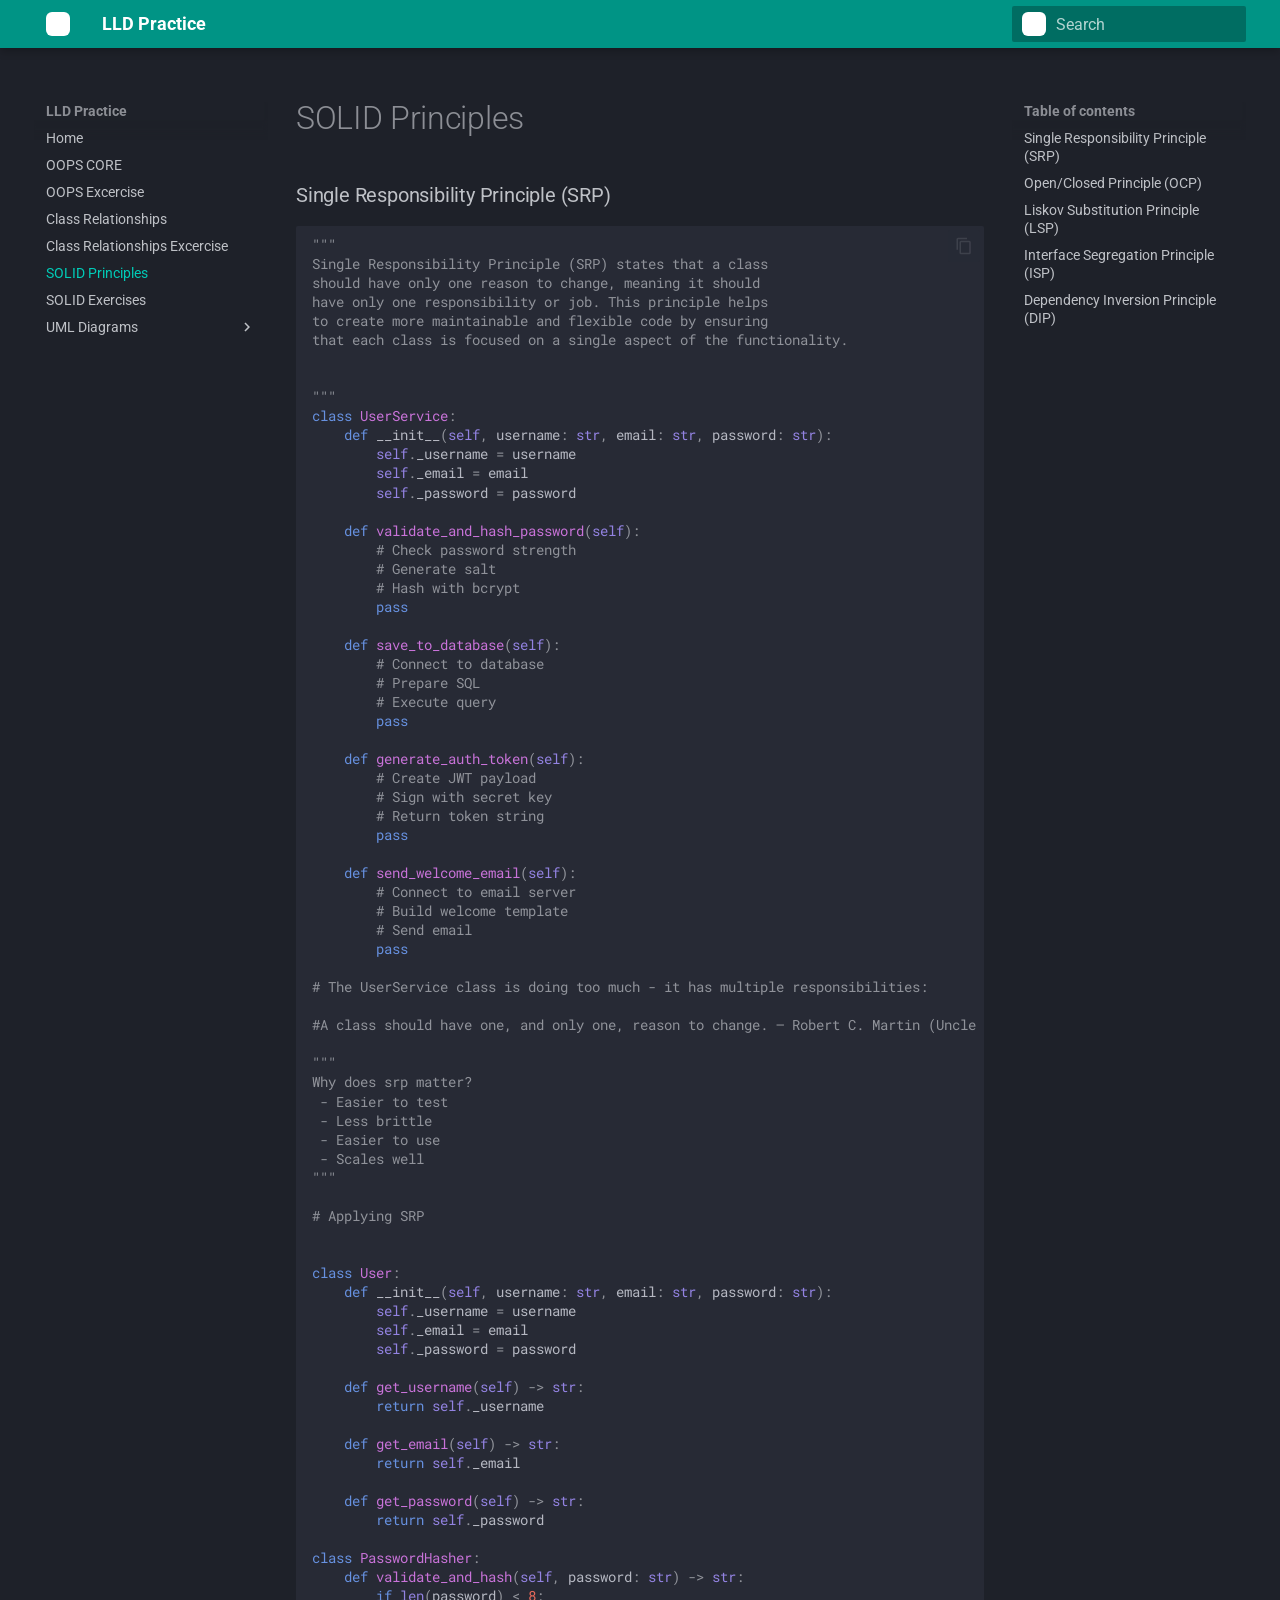
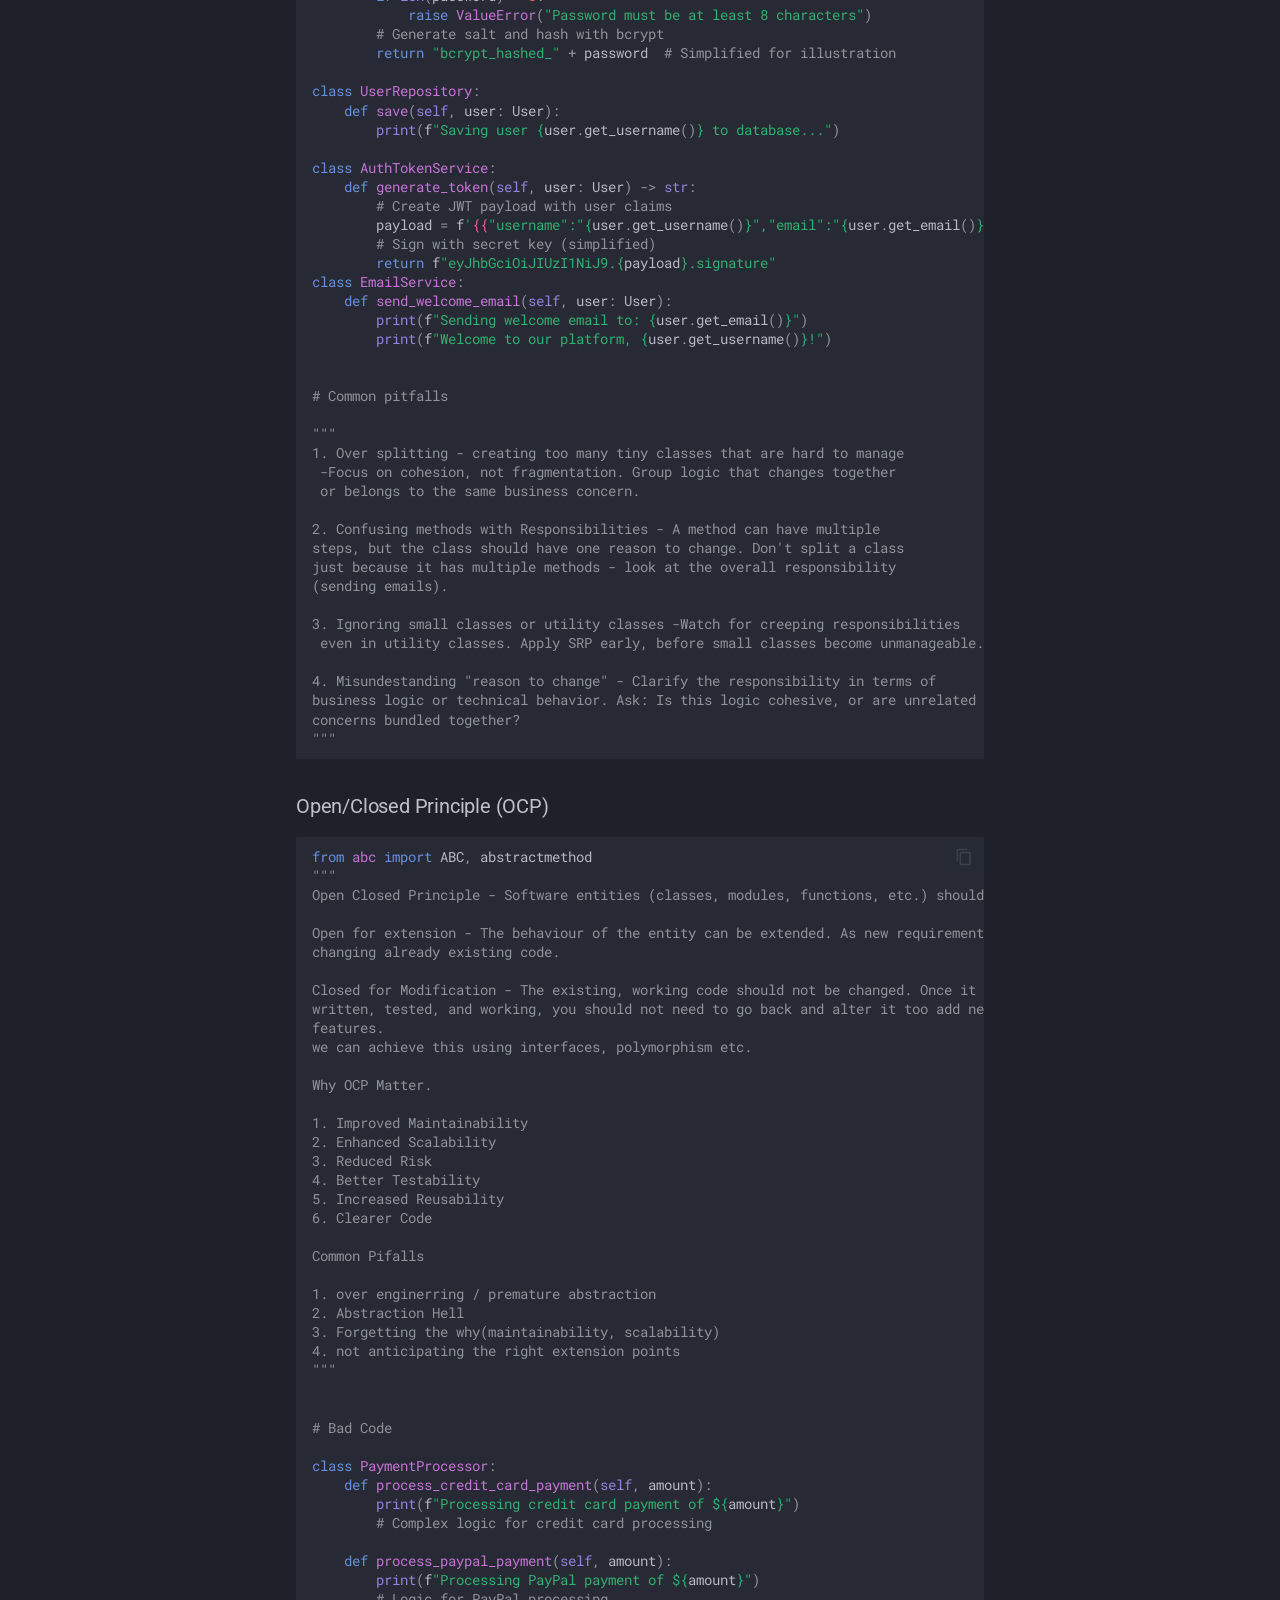
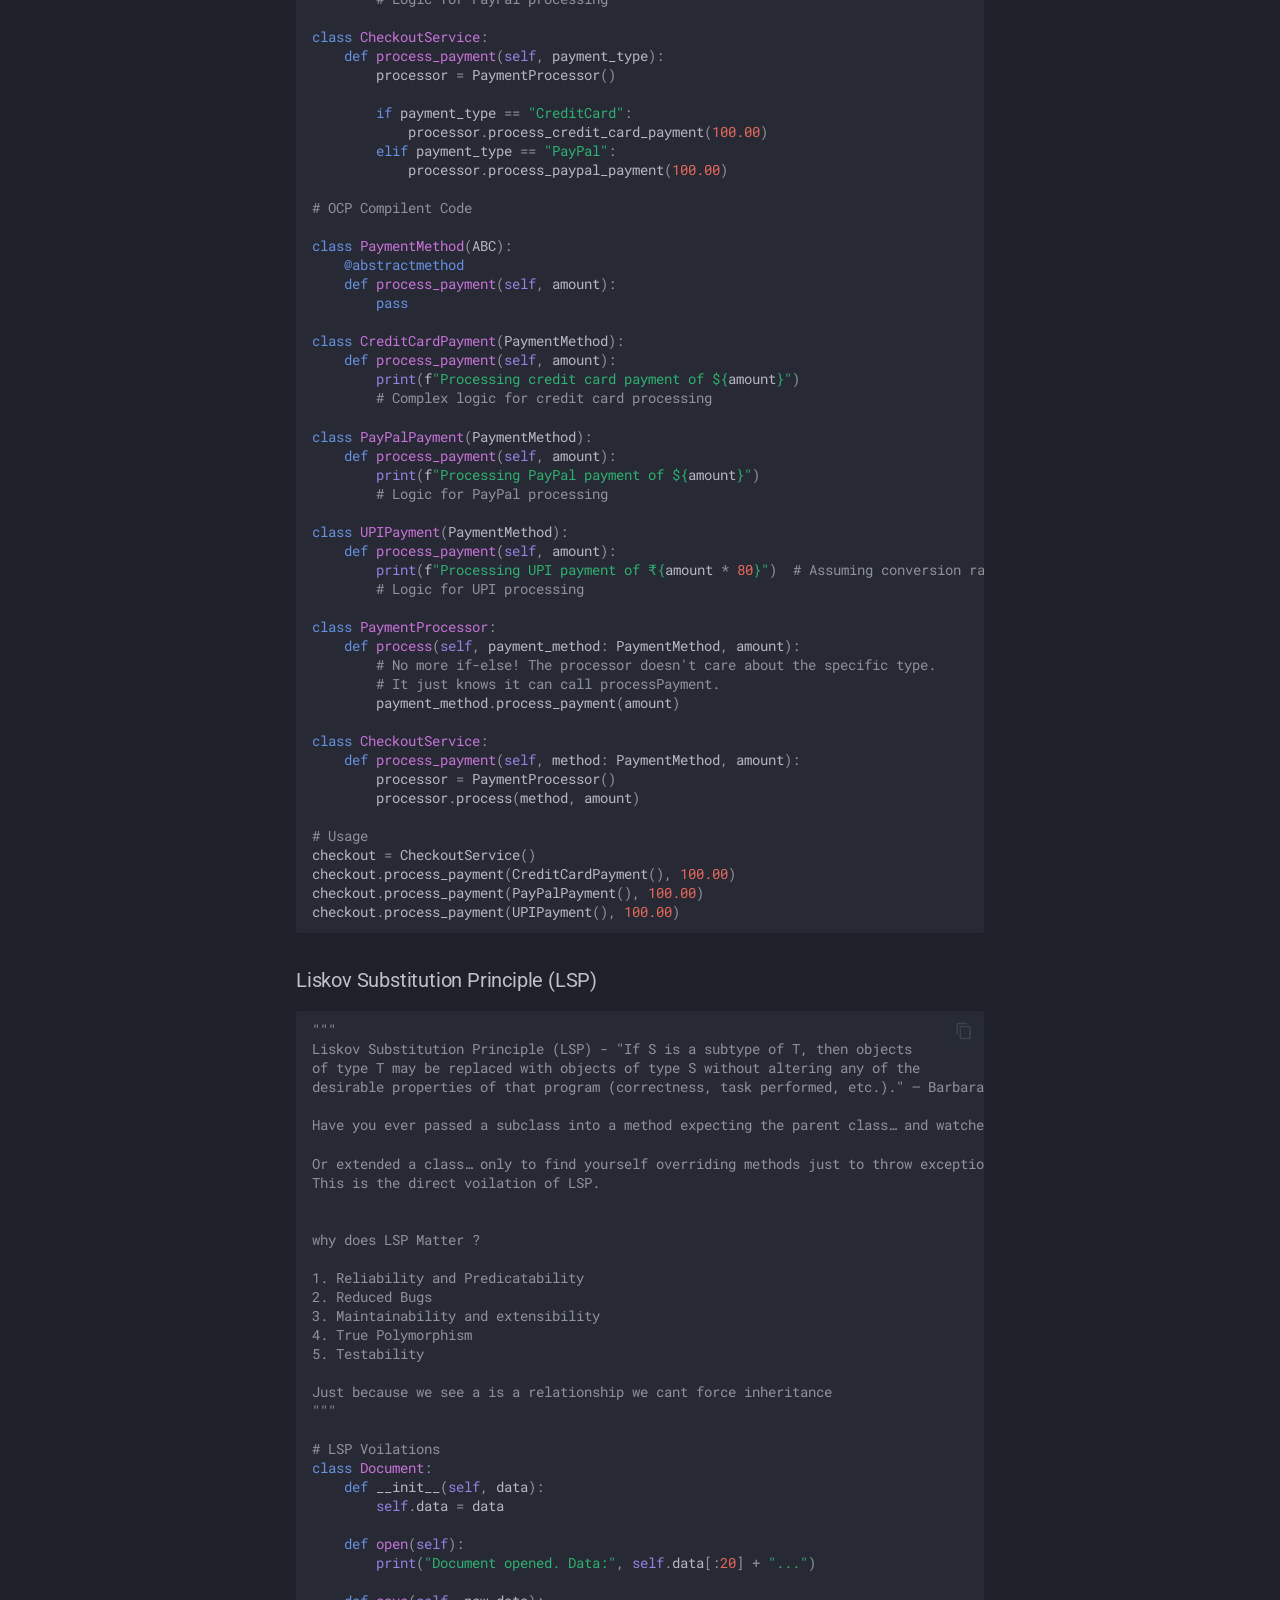
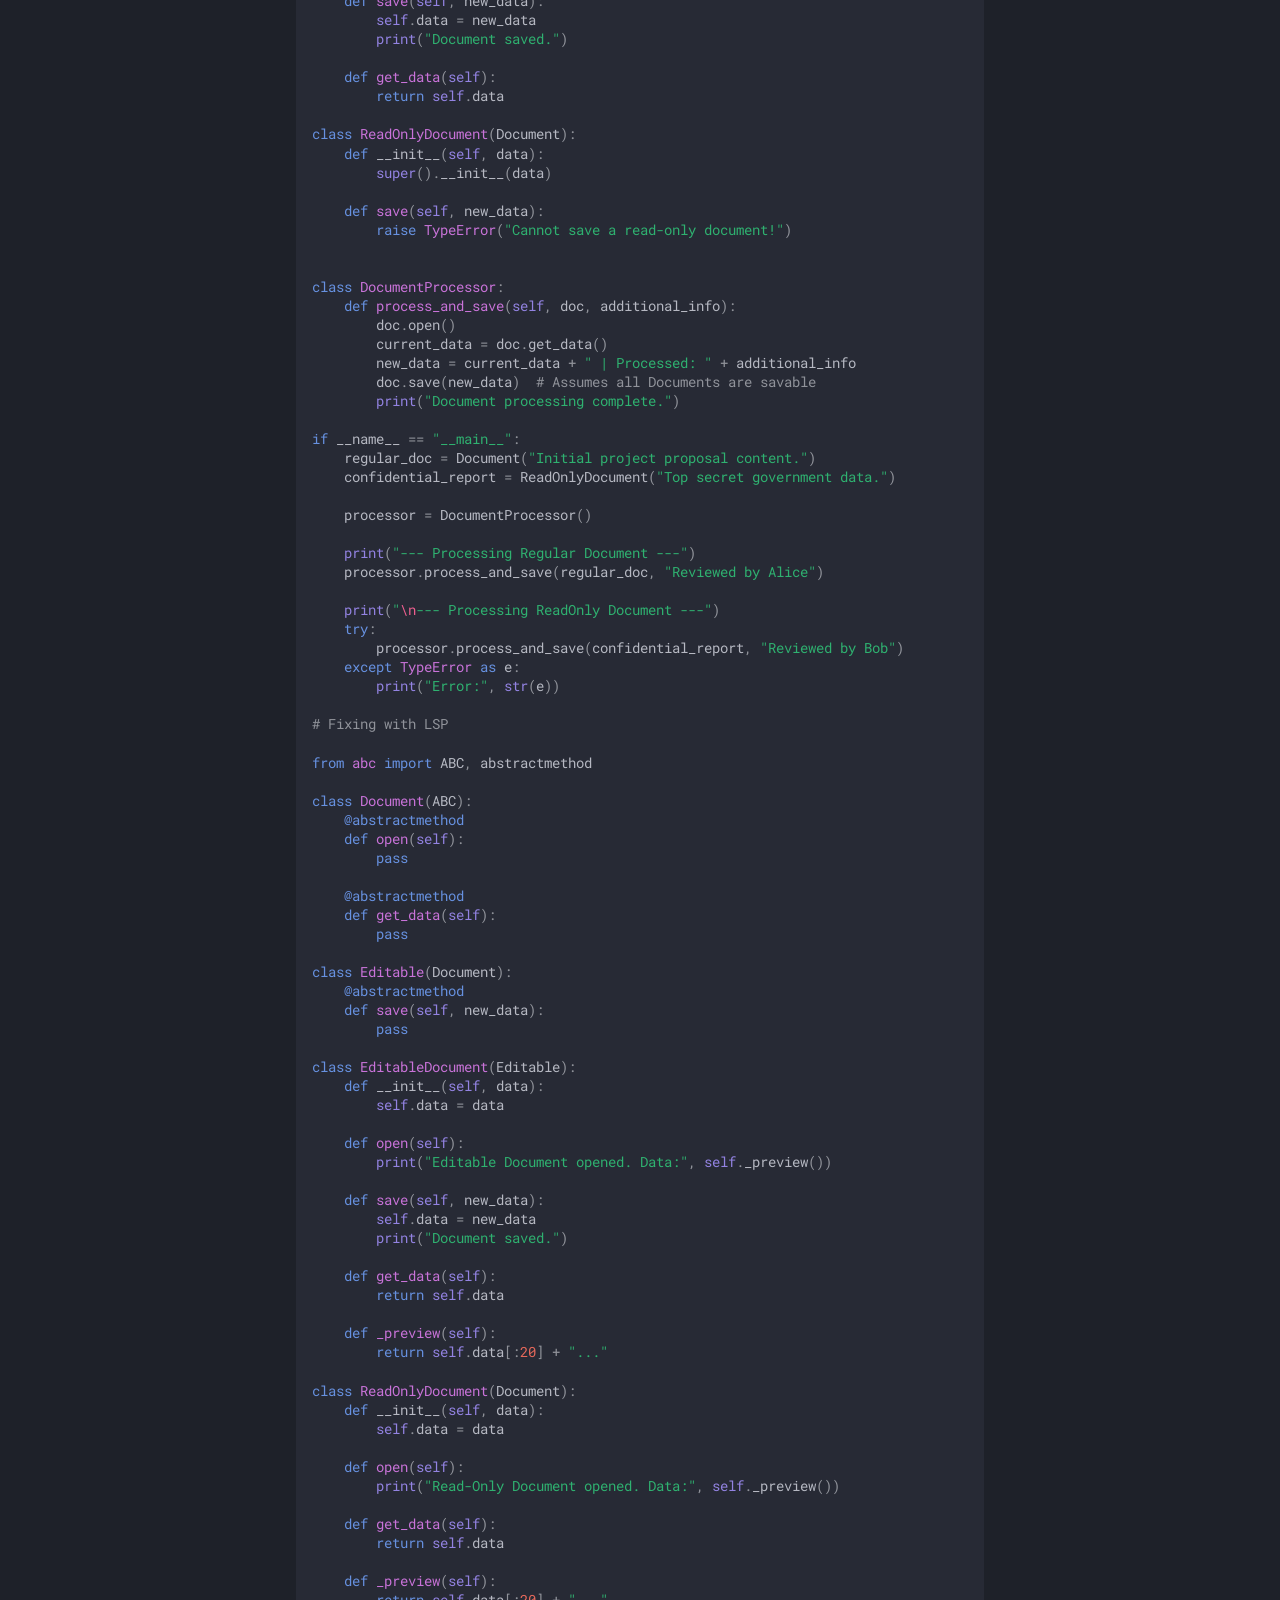
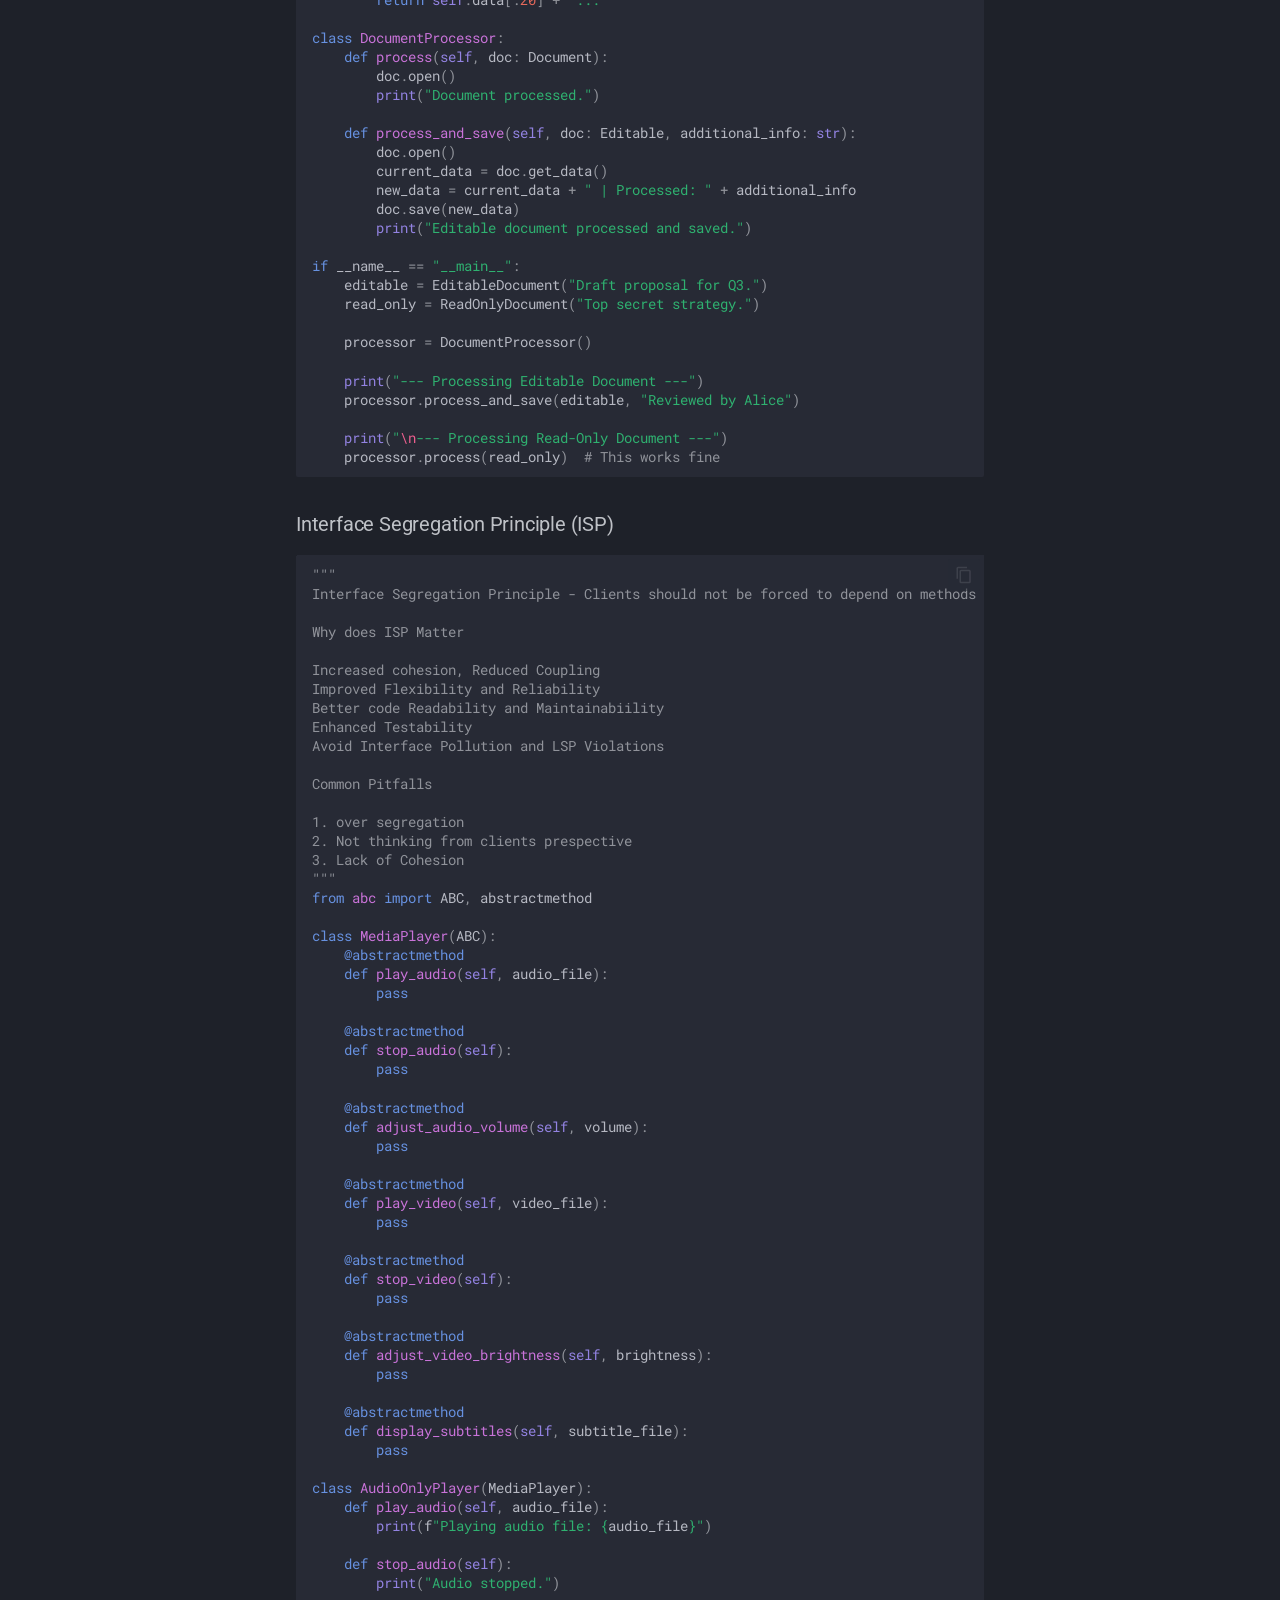
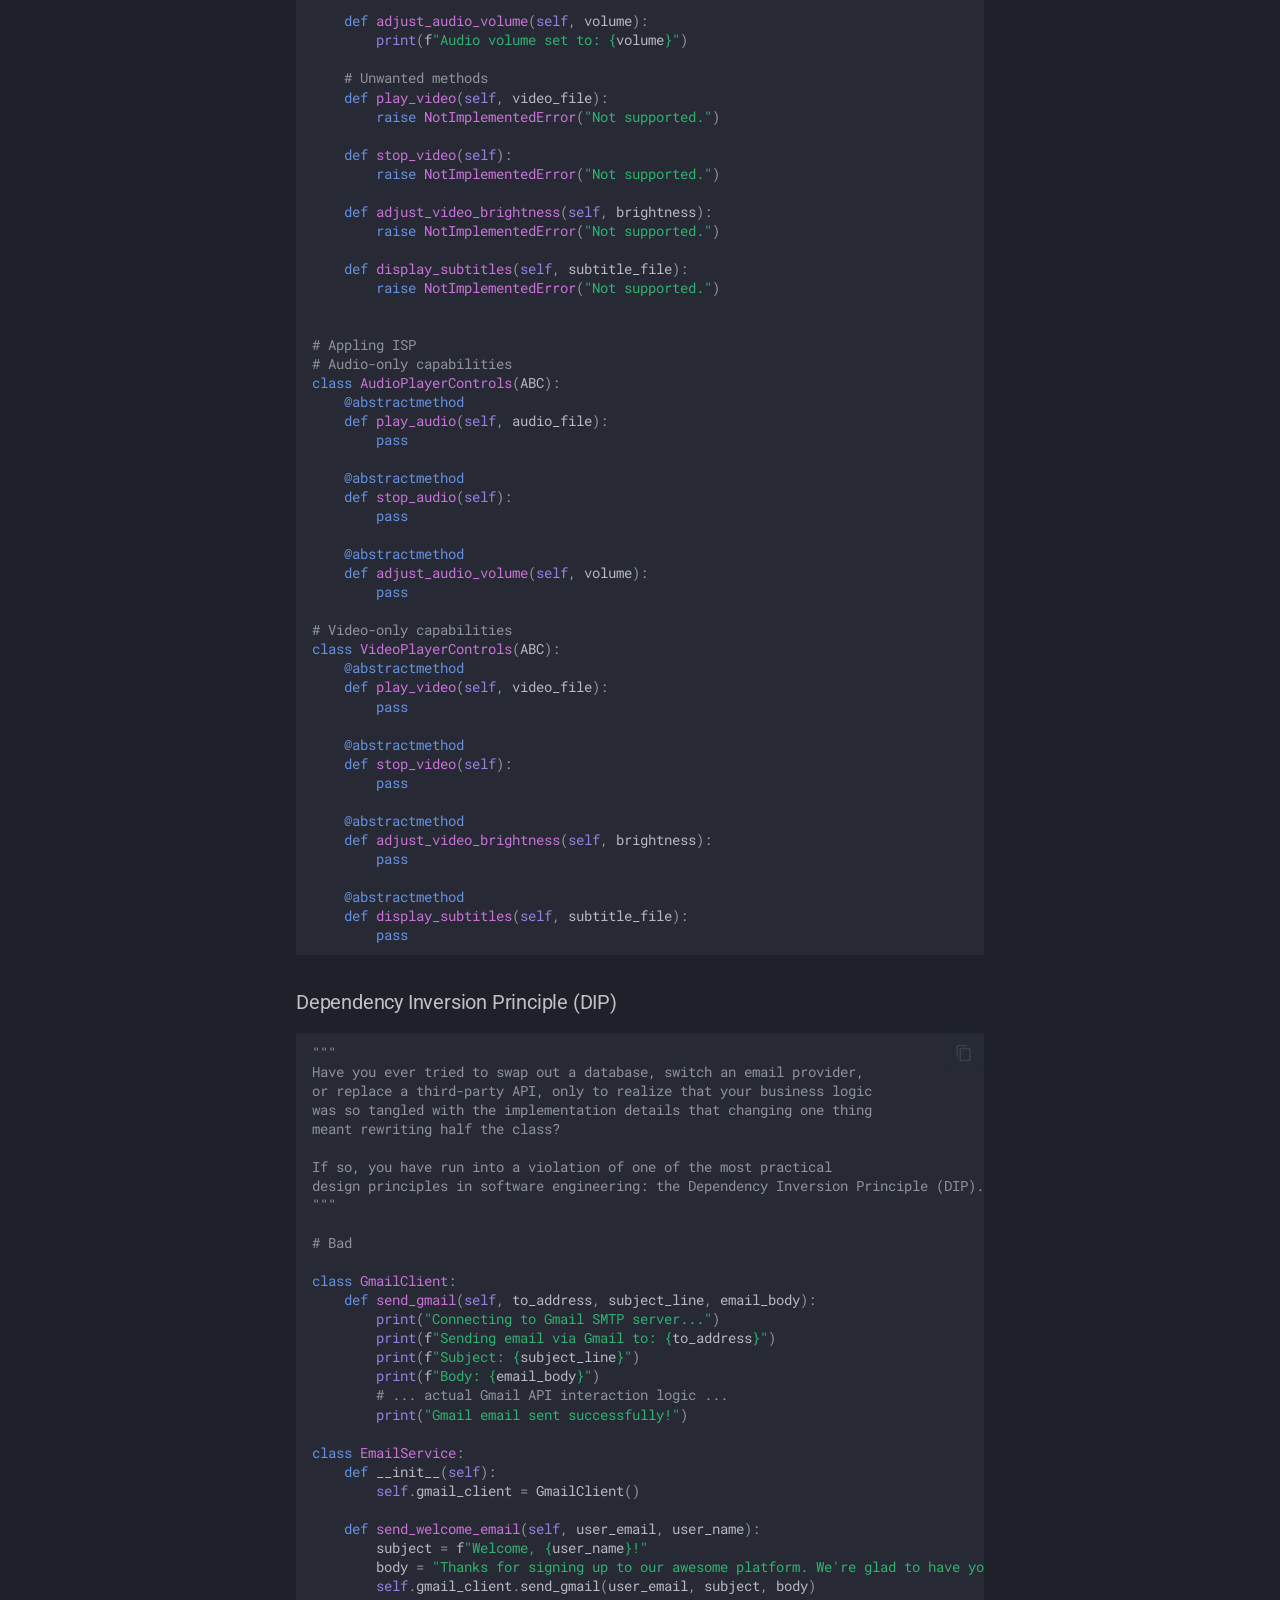
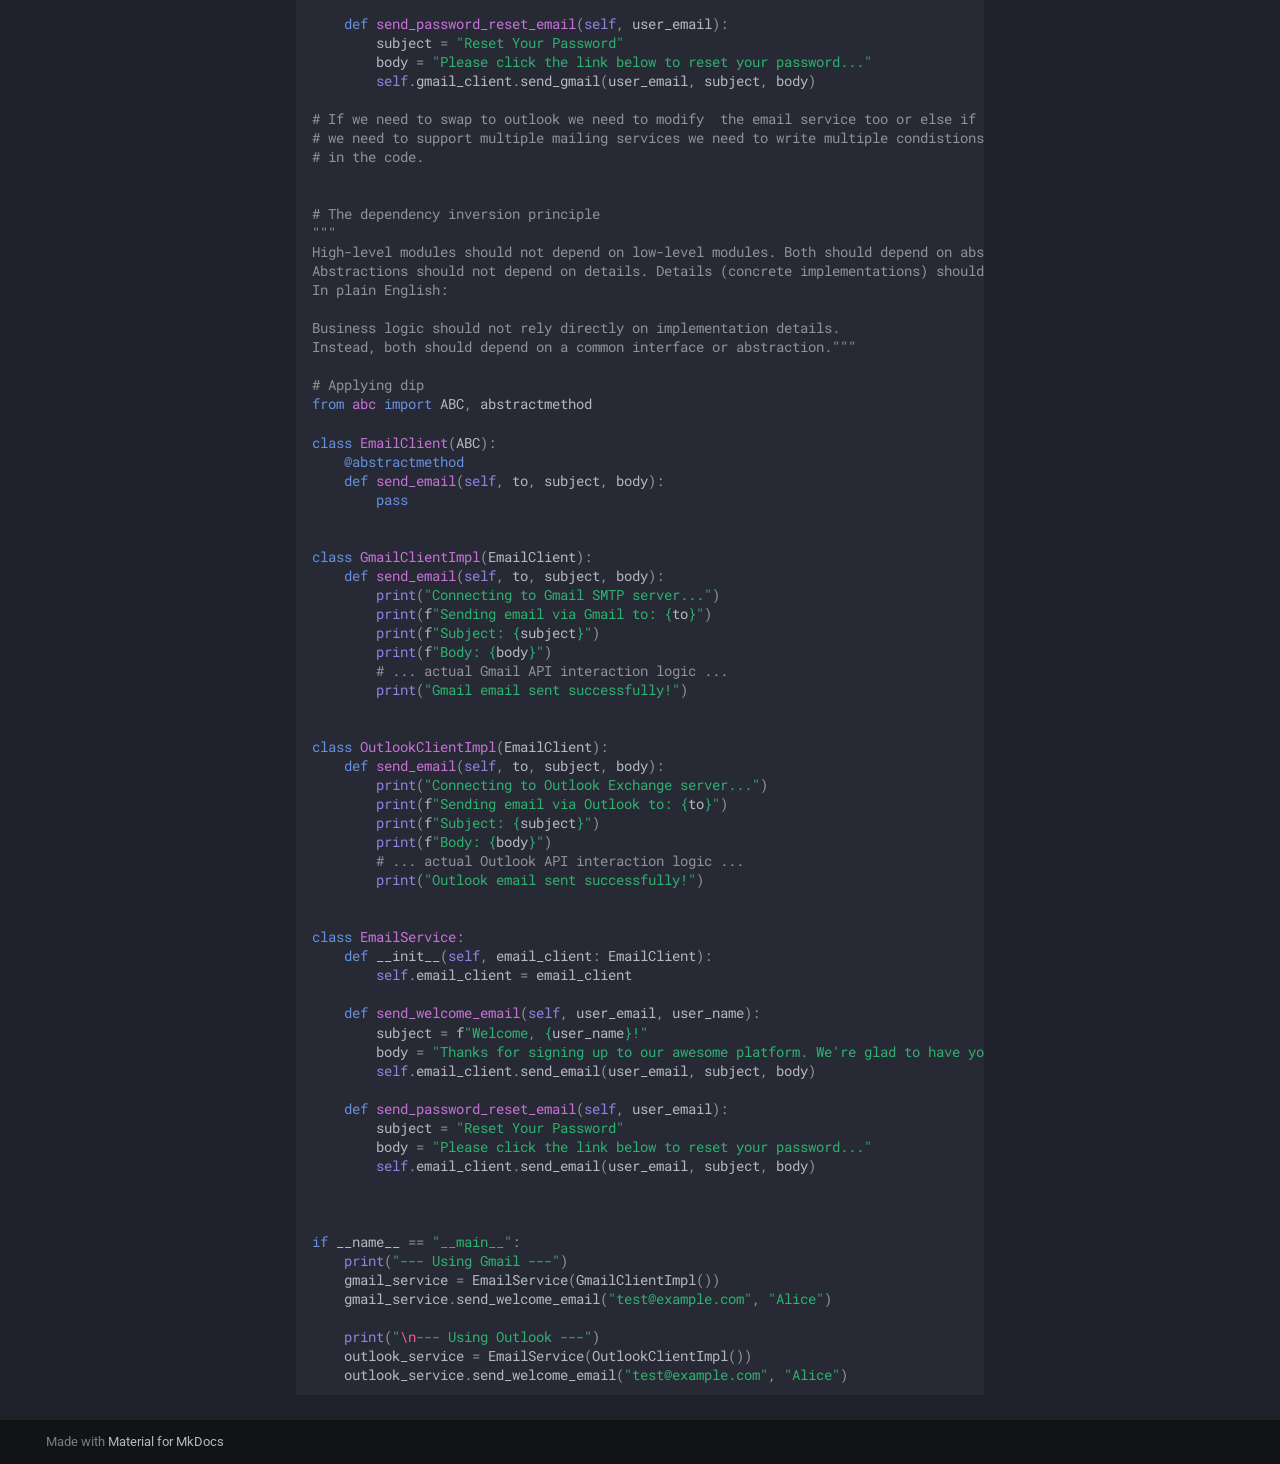
<file: solid/index.html>
<!doctype html>
<html lang="en" class="no-js">
  <head>
    
      <meta charset="utf-8">
      <meta name="viewport" content="width=device-width,initial-scale=1">
      
      
      
      
        <link rel="prev" href="../classrelationships-excercise/">
      
      
        <link rel="next" href="../solid-excercise/">
      
      
        
      
      
      <link rel="icon" href="../assets/images/favicon.png">
      <meta name="generator" content="mkdocs-1.6.1, mkdocs-material-9.7.6">
    
    
      
        <title>SOLID Principles - LLD Practice</title>
      
    
    
      <link rel="stylesheet" href="../assets/stylesheets/main.484c7ddc.min.css">
      
        
        <link rel="stylesheet" href="../assets/stylesheets/palette.ab4e12ef.min.css">
      
      


    
    
      
    
    
      
        
        
        <link rel="preconnect" href="https://fonts.gstatic.com" crossorigin>
        <link rel="stylesheet" href="https://fonts.googleapis.com/css?family=Roboto:300,300i,400,400i,700,700i%7CRoboto+Mono:400,400i,700,700i&display=fallback">
        <style>:root{--md-text-font:"Roboto";--md-code-font:"Roboto Mono"}</style>
      
    
    
      <link rel="stylesheet" href="../css/extra.css">
    
    <script>__md_scope=new URL("..",location),__md_hash=e=>[...e].reduce(((e,_)=>(e<<5)-e+_.charCodeAt(0)),0),__md_get=(e,_=localStorage,t=__md_scope)=>JSON.parse(_.getItem(t.pathname+"."+e)),__md_set=(e,_,t=localStorage,a=__md_scope)=>{try{t.setItem(a.pathname+"."+e,JSON.stringify(_))}catch(e){}}</script>
    
      

    
    
  </head>
  
  
    
    
    
    
    
    <body dir="ltr" data-md-color-scheme="slate" data-md-color-primary="teal" data-md-color-accent="indigo">
  
    
    <input class="md-toggle" data-md-toggle="drawer" type="checkbox" id="__drawer" autocomplete="off">
    <input class="md-toggle" data-md-toggle="search" type="checkbox" id="__search" autocomplete="off">
    <label class="md-overlay" for="__drawer"></label>
    <div data-md-component="skip">
      
        
        <a href="#solid-principles" class="md-skip">
          Skip to content
        </a>
      
    </div>
    <div data-md-component="announce">
      
    </div>
    
    
      

  

<header class="md-header md-header--shadow" data-md-component="header">
  <nav class="md-header__inner md-grid" aria-label="Header">
    <a href=".." title="LLD Practice" class="md-header__button md-logo" aria-label="LLD Practice" data-md-component="logo">
      
  
  <svg xmlns="http://www.w3.org/2000/svg" viewBox="0 0 24 24"><path d="M12 8a3 3 0 0 0 3-3 3 3 0 0 0-3-3 3 3 0 0 0-3 3 3 3 0 0 0 3 3m0 3.54C9.64 9.35 6.5 8 3 8v11c3.5 0 6.64 1.35 9 3.54 2.36-2.19 5.5-3.54 9-3.54V8c-3.5 0-6.64 1.35-9 3.54"/></svg>

    </a>
    <label class="md-header__button md-icon" for="__drawer">
      
      <svg xmlns="http://www.w3.org/2000/svg" viewBox="0 0 24 24"><path d="M3 6h18v2H3zm0 5h18v2H3zm0 5h18v2H3z"/></svg>
    </label>
    <div class="md-header__title" data-md-component="header-title">
      <div class="md-header__ellipsis">
        <div class="md-header__topic">
          <span class="md-ellipsis">
            LLD Practice
          </span>
        </div>
        <div class="md-header__topic" data-md-component="header-topic">
          <span class="md-ellipsis">
            
              SOLID Principles
            
          </span>
        </div>
      </div>
    </div>
    
      
    
    
    
    
      
      
        <label class="md-header__button md-icon" for="__search">
          
          <svg xmlns="http://www.w3.org/2000/svg" viewBox="0 0 24 24"><path d="M9.5 3A6.5 6.5 0 0 1 16 9.5c0 1.61-.59 3.09-1.56 4.23l.27.27h.79l5 5-1.5 1.5-5-5v-.79l-.27-.27A6.52 6.52 0 0 1 9.5 16 6.5 6.5 0 0 1 3 9.5 6.5 6.5 0 0 1 9.5 3m0 2C7 5 5 7 5 9.5S7 14 9.5 14 14 12 14 9.5 12 5 9.5 5"/></svg>
        </label>
        <div class="md-search" data-md-component="search" role="dialog">
  <label class="md-search__overlay" for="__search"></label>
  <div class="md-search__inner" role="search">
    <form class="md-search__form" name="search">
      <input type="text" class="md-search__input" name="query" aria-label="Search" placeholder="Search" autocapitalize="off" autocorrect="off" autocomplete="off" spellcheck="false" data-md-component="search-query" required>
      <label class="md-search__icon md-icon" for="__search">
        
        <svg xmlns="http://www.w3.org/2000/svg" viewBox="0 0 24 24"><path d="M9.5 3A6.5 6.5 0 0 1 16 9.5c0 1.61-.59 3.09-1.56 4.23l.27.27h.79l5 5-1.5 1.5-5-5v-.79l-.27-.27A6.52 6.52 0 0 1 9.5 16 6.5 6.5 0 0 1 3 9.5 6.5 6.5 0 0 1 9.5 3m0 2C7 5 5 7 5 9.5S7 14 9.5 14 14 12 14 9.5 12 5 9.5 5"/></svg>
        
        <svg xmlns="http://www.w3.org/2000/svg" viewBox="0 0 24 24"><path d="M20 11v2H8l5.5 5.5-1.42 1.42L4.16 12l7.92-7.92L13.5 5.5 8 11z"/></svg>
      </label>
      <nav class="md-search__options" aria-label="Search">
        
        <button type="reset" class="md-search__icon md-icon" title="Clear" aria-label="Clear" tabindex="-1">
          
          <svg xmlns="http://www.w3.org/2000/svg" viewBox="0 0 24 24"><path d="M19 6.41 17.59 5 12 10.59 6.41 5 5 6.41 10.59 12 5 17.59 6.41 19 12 13.41 17.59 19 19 17.59 13.41 12z"/></svg>
        </button>
      </nav>
      
    </form>
    <div class="md-search__output">
      <div class="md-search__scrollwrap" tabindex="0" data-md-scrollfix>
        <div class="md-search-result" data-md-component="search-result">
          <div class="md-search-result__meta">
            Initializing search
          </div>
          <ol class="md-search-result__list" role="presentation"></ol>
        </div>
      </div>
    </div>
  </div>
</div>
      
    
    
  </nav>
  
</header>
    
    <div class="md-container" data-md-component="container">
      
      
        
          
        
      
      <main class="md-main" data-md-component="main">
        <div class="md-main__inner md-grid">
          
            
              
              <div class="md-sidebar md-sidebar--primary" data-md-component="sidebar" data-md-type="navigation" >
                <div class="md-sidebar__scrollwrap">
                  <div class="md-sidebar__inner">
                    



<nav class="md-nav md-nav--primary" aria-label="Navigation" data-md-level="0">
  <label class="md-nav__title" for="__drawer">
    <a href=".." title="LLD Practice" class="md-nav__button md-logo" aria-label="LLD Practice" data-md-component="logo">
      
  
  <svg xmlns="http://www.w3.org/2000/svg" viewBox="0 0 24 24"><path d="M12 8a3 3 0 0 0 3-3 3 3 0 0 0-3-3 3 3 0 0 0-3 3 3 3 0 0 0 3 3m0 3.54C9.64 9.35 6.5 8 3 8v11c3.5 0 6.64 1.35 9 3.54 2.36-2.19 5.5-3.54 9-3.54V8c-3.5 0-6.64 1.35-9 3.54"/></svg>

    </a>
    LLD Practice
  </label>
  
  <ul class="md-nav__list" data-md-scrollfix>
    
      
      
  
  
  
  
    <li class="md-nav__item">
      <a href=".." class="md-nav__link">
        
  
  
  <span class="md-ellipsis">
    
  
    Home
  

    
  </span>
  
  

      </a>
    </li>
  

    
      
      
  
  
  
  
    <li class="md-nav__item">
      <a href="../classes/" class="md-nav__link">
        
  
  
  <span class="md-ellipsis">
    
  
    OOPS CORE
  

    
  </span>
  
  

      </a>
    </li>
  

    
      
      
  
  
  
  
    <li class="md-nav__item">
      <a href="../classes-excercise/" class="md-nav__link">
        
  
  
  <span class="md-ellipsis">
    
  
    OOPS Excercise
  

    
  </span>
  
  

      </a>
    </li>
  

    
      
      
  
  
  
  
    <li class="md-nav__item">
      <a href="../classrelationships/" class="md-nav__link">
        
  
  
  <span class="md-ellipsis">
    
  
    Class Relationships
  

    
  </span>
  
  

      </a>
    </li>
  

    
      
      
  
  
  
  
    <li class="md-nav__item">
      <a href="../classrelationships-excercise/" class="md-nav__link">
        
  
  
  <span class="md-ellipsis">
    
  
    Class Relationships Excercise
  

    
  </span>
  
  

      </a>
    </li>
  

    
      
      
  
  
    
  
  
  
    <li class="md-nav__item md-nav__item--active">
      
      <input class="md-nav__toggle md-toggle" type="checkbox" id="__toc">
      
      
        
      
      
        <label class="md-nav__link md-nav__link--active" for="__toc">
          
  
  
  <span class="md-ellipsis">
    
  
    SOLID Principles
  

    
  </span>
  
  

          <span class="md-nav__icon md-icon"></span>
        </label>
      
      <a href="./" class="md-nav__link md-nav__link--active">
        
  
  
  <span class="md-ellipsis">
    
  
    SOLID Principles
  

    
  </span>
  
  

      </a>
      
        

<nav class="md-nav md-nav--secondary" aria-label="Table of contents">
  
  
  
    
  
  
    <label class="md-nav__title" for="__toc">
      <span class="md-nav__icon md-icon"></span>
      Table of contents
    </label>
    <ul class="md-nav__list" data-md-component="toc" data-md-scrollfix>
      
        <li class="md-nav__item">
  <a href="#single-responsibility-principle-srp" class="md-nav__link">
    <span class="md-ellipsis">
      
        Single Responsibility Principle (SRP)
      
    </span>
  </a>
  
</li>
      
        <li class="md-nav__item">
  <a href="#openclosed-principle-ocp" class="md-nav__link">
    <span class="md-ellipsis">
      
        Open/Closed Principle (OCP)
      
    </span>
  </a>
  
</li>
      
        <li class="md-nav__item">
  <a href="#liskov-substitution-principle-lsp" class="md-nav__link">
    <span class="md-ellipsis">
      
        Liskov Substitution Principle (LSP)
      
    </span>
  </a>
  
</li>
      
        <li class="md-nav__item">
  <a href="#interface-segregation-principle-isp" class="md-nav__link">
    <span class="md-ellipsis">
      
        Interface Segregation Principle (ISP)
      
    </span>
  </a>
  
</li>
      
        <li class="md-nav__item">
  <a href="#dependency-inversion-principle-dip" class="md-nav__link">
    <span class="md-ellipsis">
      
        Dependency Inversion Principle (DIP)
      
    </span>
  </a>
  
</li>
      
    </ul>
  
</nav>
      
    </li>
  

    
      
      
  
  
  
  
    <li class="md-nav__item">
      <a href="../solid-excercise/" class="md-nav__link">
        
  
  
  <span class="md-ellipsis">
    
  
    SOLID Exercises
  

    
  </span>
  
  

      </a>
    </li>
  

    
      
      
  
  
  
  
    
    
    
    
    
    <li class="md-nav__item md-nav__item--nested">
      
        
        
        <input class="md-nav__toggle md-toggle " type="checkbox" id="__nav_8" >
        
          
          <label class="md-nav__link" for="__nav_8" id="__nav_8_label" tabindex="0">
            
  
  
  <span class="md-ellipsis">
    
  
    UML Diagrams
  

    
  </span>
  
  

            <span class="md-nav__icon md-icon"></span>
          </label>
        
        <nav class="md-nav" data-md-level="1" aria-labelledby="__nav_8_label" aria-expanded="false">
          <label class="md-nav__title" for="__nav_8">
            <span class="md-nav__icon md-icon"></span>
            
  
    UML Diagrams
  

          </label>
          <ul class="md-nav__list" data-md-scrollfix>
            
              
                
  
  
  
  
    <li class="md-nav__item">
      <a href="../uml-class-diagram/" class="md-nav__link">
        
  
  
  <span class="md-ellipsis">
    
  
    Class Diagram
  

    
  </span>
  
  

      </a>
    </li>
  

              
            
              
                
  
  
  
  
    <li class="md-nav__item">
      <a href="../uml-sequence-diagram/" class="md-nav__link">
        
  
  
  <span class="md-ellipsis">
    
  
    Sequence Diagram
  

    
  </span>
  
  

      </a>
    </li>
  

              
            
              
                
  
  
  
  
    <li class="md-nav__item">
      <a href="../uml-activity-diagram/" class="md-nav__link">
        
  
  
  <span class="md-ellipsis">
    
  
    Activity Diagram
  

    
  </span>
  
  

      </a>
    </li>
  

              
            
              
                
  
  
  
  
    <li class="md-nav__item">
      <a href="../uml-usecase-diagram/" class="md-nav__link">
        
  
  
  <span class="md-ellipsis">
    
  
    Use Case Diagram
  

    
  </span>
  
  

      </a>
    </li>
  

              
            
              
                
  
  
  
  
    <li class="md-nav__item">
      <a href="../uml-state-diagram/" class="md-nav__link">
        
  
  
  <span class="md-ellipsis">
    
  
    State Diagram
  

    
  </span>
  
  

      </a>
    </li>
  

              
            
          </ul>
        </nav>
      
    </li>
  

    
  </ul>
</nav>
                  </div>
                </div>
              </div>
            
            
              
              <div class="md-sidebar md-sidebar--secondary" data-md-component="sidebar" data-md-type="toc" >
                <div class="md-sidebar__scrollwrap">
                  <div class="md-sidebar__inner">
                    

<nav class="md-nav md-nav--secondary" aria-label="Table of contents">
  
  
  
    
  
  
    <label class="md-nav__title" for="__toc">
      <span class="md-nav__icon md-icon"></span>
      Table of contents
    </label>
    <ul class="md-nav__list" data-md-component="toc" data-md-scrollfix>
      
        <li class="md-nav__item">
  <a href="#single-responsibility-principle-srp" class="md-nav__link">
    <span class="md-ellipsis">
      
        Single Responsibility Principle (SRP)
      
    </span>
  </a>
  
</li>
      
        <li class="md-nav__item">
  <a href="#openclosed-principle-ocp" class="md-nav__link">
    <span class="md-ellipsis">
      
        Open/Closed Principle (OCP)
      
    </span>
  </a>
  
</li>
      
        <li class="md-nav__item">
  <a href="#liskov-substitution-principle-lsp" class="md-nav__link">
    <span class="md-ellipsis">
      
        Liskov Substitution Principle (LSP)
      
    </span>
  </a>
  
</li>
      
        <li class="md-nav__item">
  <a href="#interface-segregation-principle-isp" class="md-nav__link">
    <span class="md-ellipsis">
      
        Interface Segregation Principle (ISP)
      
    </span>
  </a>
  
</li>
      
        <li class="md-nav__item">
  <a href="#dependency-inversion-principle-dip" class="md-nav__link">
    <span class="md-ellipsis">
      
        Dependency Inversion Principle (DIP)
      
    </span>
  </a>
  
</li>
      
    </ul>
  
</nav>
                  </div>
                </div>
              </div>
            
          
          
            <div class="md-content" data-md-component="content">
              
              <article class="md-content__inner md-typeset">
                
                  



<h1 id="solid-principles">SOLID Principles</h1>
<h3 id="single-responsibility-principle-srp">Single Responsibility Principle (SRP)</h3>
<div class="highlight"><pre><span></span><code><a id="__codelineno-0-1" name="__codelineno-0-1" href="#__codelineno-0-1"></a><span class="sd">&quot;&quot;&quot;</span>
<a id="__codelineno-0-2" name="__codelineno-0-2" href="#__codelineno-0-2"></a><span class="sd">Single Responsibility Principle (SRP) states that a class </span>
<a id="__codelineno-0-3" name="__codelineno-0-3" href="#__codelineno-0-3"></a><span class="sd">should have only one reason to change, meaning it should </span>
<a id="__codelineno-0-4" name="__codelineno-0-4" href="#__codelineno-0-4"></a><span class="sd">have only one responsibility or job. This principle helps </span>
<a id="__codelineno-0-5" name="__codelineno-0-5" href="#__codelineno-0-5"></a><span class="sd">to create more maintainable and flexible code by ensuring </span>
<a id="__codelineno-0-6" name="__codelineno-0-6" href="#__codelineno-0-6"></a><span class="sd">that each class is focused on a single aspect of the functionality.</span>
<a id="__codelineno-0-7" name="__codelineno-0-7" href="#__codelineno-0-7"></a>
<a id="__codelineno-0-8" name="__codelineno-0-8" href="#__codelineno-0-8"></a>
<a id="__codelineno-0-9" name="__codelineno-0-9" href="#__codelineno-0-9"></a><span class="sd">&quot;&quot;&quot;</span>
<a id="__codelineno-0-10" name="__codelineno-0-10" href="#__codelineno-0-10"></a><span class="k">class</span><span class="w"> </span><span class="nc">UserService</span><span class="p">:</span>
<a id="__codelineno-0-11" name="__codelineno-0-11" href="#__codelineno-0-11"></a>    <span class="k">def</span><span class="w"> </span><span class="fm">__init__</span><span class="p">(</span><span class="bp">self</span><span class="p">,</span> <span class="n">username</span><span class="p">:</span> <span class="nb">str</span><span class="p">,</span> <span class="n">email</span><span class="p">:</span> <span class="nb">str</span><span class="p">,</span> <span class="n">password</span><span class="p">:</span> <span class="nb">str</span><span class="p">):</span>
<a id="__codelineno-0-12" name="__codelineno-0-12" href="#__codelineno-0-12"></a>        <span class="bp">self</span><span class="o">.</span><span class="n">_username</span> <span class="o">=</span> <span class="n">username</span>
<a id="__codelineno-0-13" name="__codelineno-0-13" href="#__codelineno-0-13"></a>        <span class="bp">self</span><span class="o">.</span><span class="n">_email</span> <span class="o">=</span> <span class="n">email</span>
<a id="__codelineno-0-14" name="__codelineno-0-14" href="#__codelineno-0-14"></a>        <span class="bp">self</span><span class="o">.</span><span class="n">_password</span> <span class="o">=</span> <span class="n">password</span>
<a id="__codelineno-0-15" name="__codelineno-0-15" href="#__codelineno-0-15"></a>
<a id="__codelineno-0-16" name="__codelineno-0-16" href="#__codelineno-0-16"></a>    <span class="k">def</span><span class="w"> </span><span class="nf">validate_and_hash_password</span><span class="p">(</span><span class="bp">self</span><span class="p">):</span>
<a id="__codelineno-0-17" name="__codelineno-0-17" href="#__codelineno-0-17"></a>        <span class="c1"># Check password strength</span>
<a id="__codelineno-0-18" name="__codelineno-0-18" href="#__codelineno-0-18"></a>        <span class="c1"># Generate salt</span>
<a id="__codelineno-0-19" name="__codelineno-0-19" href="#__codelineno-0-19"></a>        <span class="c1"># Hash with bcrypt</span>
<a id="__codelineno-0-20" name="__codelineno-0-20" href="#__codelineno-0-20"></a>        <span class="k">pass</span>
<a id="__codelineno-0-21" name="__codelineno-0-21" href="#__codelineno-0-21"></a>
<a id="__codelineno-0-22" name="__codelineno-0-22" href="#__codelineno-0-22"></a>    <span class="k">def</span><span class="w"> </span><span class="nf">save_to_database</span><span class="p">(</span><span class="bp">self</span><span class="p">):</span>
<a id="__codelineno-0-23" name="__codelineno-0-23" href="#__codelineno-0-23"></a>        <span class="c1"># Connect to database</span>
<a id="__codelineno-0-24" name="__codelineno-0-24" href="#__codelineno-0-24"></a>        <span class="c1"># Prepare SQL</span>
<a id="__codelineno-0-25" name="__codelineno-0-25" href="#__codelineno-0-25"></a>        <span class="c1"># Execute query</span>
<a id="__codelineno-0-26" name="__codelineno-0-26" href="#__codelineno-0-26"></a>        <span class="k">pass</span>
<a id="__codelineno-0-27" name="__codelineno-0-27" href="#__codelineno-0-27"></a>
<a id="__codelineno-0-28" name="__codelineno-0-28" href="#__codelineno-0-28"></a>    <span class="k">def</span><span class="w"> </span><span class="nf">generate_auth_token</span><span class="p">(</span><span class="bp">self</span><span class="p">):</span>
<a id="__codelineno-0-29" name="__codelineno-0-29" href="#__codelineno-0-29"></a>        <span class="c1"># Create JWT payload</span>
<a id="__codelineno-0-30" name="__codelineno-0-30" href="#__codelineno-0-30"></a>        <span class="c1"># Sign with secret key</span>
<a id="__codelineno-0-31" name="__codelineno-0-31" href="#__codelineno-0-31"></a>        <span class="c1"># Return token string</span>
<a id="__codelineno-0-32" name="__codelineno-0-32" href="#__codelineno-0-32"></a>        <span class="k">pass</span>
<a id="__codelineno-0-33" name="__codelineno-0-33" href="#__codelineno-0-33"></a>
<a id="__codelineno-0-34" name="__codelineno-0-34" href="#__codelineno-0-34"></a>    <span class="k">def</span><span class="w"> </span><span class="nf">send_welcome_email</span><span class="p">(</span><span class="bp">self</span><span class="p">):</span>
<a id="__codelineno-0-35" name="__codelineno-0-35" href="#__codelineno-0-35"></a>        <span class="c1"># Connect to email server</span>
<a id="__codelineno-0-36" name="__codelineno-0-36" href="#__codelineno-0-36"></a>        <span class="c1"># Build welcome template</span>
<a id="__codelineno-0-37" name="__codelineno-0-37" href="#__codelineno-0-37"></a>        <span class="c1"># Send email</span>
<a id="__codelineno-0-38" name="__codelineno-0-38" href="#__codelineno-0-38"></a>        <span class="k">pass</span>
<a id="__codelineno-0-39" name="__codelineno-0-39" href="#__codelineno-0-39"></a>
<a id="__codelineno-0-40" name="__codelineno-0-40" href="#__codelineno-0-40"></a><span class="c1"># The UserService class is doing too much - it has multiple responsibilities:</span>
<a id="__codelineno-0-41" name="__codelineno-0-41" href="#__codelineno-0-41"></a>
<a id="__codelineno-0-42" name="__codelineno-0-42" href="#__codelineno-0-42"></a><span class="c1">#A class should have one, and only one, reason to change. — Robert C. Martin (Uncle Bob)</span>
<a id="__codelineno-0-43" name="__codelineno-0-43" href="#__codelineno-0-43"></a>
<a id="__codelineno-0-44" name="__codelineno-0-44" href="#__codelineno-0-44"></a><span class="sd">&quot;&quot;&quot;</span>
<a id="__codelineno-0-45" name="__codelineno-0-45" href="#__codelineno-0-45"></a><span class="sd">Why does srp matter?</span>
<a id="__codelineno-0-46" name="__codelineno-0-46" href="#__codelineno-0-46"></a><span class="sd"> - Easier to test</span>
<a id="__codelineno-0-47" name="__codelineno-0-47" href="#__codelineno-0-47"></a><span class="sd"> - Less brittle</span>
<a id="__codelineno-0-48" name="__codelineno-0-48" href="#__codelineno-0-48"></a><span class="sd"> - Easier to use</span>
<a id="__codelineno-0-49" name="__codelineno-0-49" href="#__codelineno-0-49"></a><span class="sd"> - Scales well</span>
<a id="__codelineno-0-50" name="__codelineno-0-50" href="#__codelineno-0-50"></a><span class="sd">&quot;&quot;&quot;</span>
<a id="__codelineno-0-51" name="__codelineno-0-51" href="#__codelineno-0-51"></a>
<a id="__codelineno-0-52" name="__codelineno-0-52" href="#__codelineno-0-52"></a><span class="c1"># Applying SRP</span>
<a id="__codelineno-0-53" name="__codelineno-0-53" href="#__codelineno-0-53"></a>
<a id="__codelineno-0-54" name="__codelineno-0-54" href="#__codelineno-0-54"></a>
<a id="__codelineno-0-55" name="__codelineno-0-55" href="#__codelineno-0-55"></a><span class="k">class</span><span class="w"> </span><span class="nc">User</span><span class="p">:</span>
<a id="__codelineno-0-56" name="__codelineno-0-56" href="#__codelineno-0-56"></a>    <span class="k">def</span><span class="w"> </span><span class="fm">__init__</span><span class="p">(</span><span class="bp">self</span><span class="p">,</span> <span class="n">username</span><span class="p">:</span> <span class="nb">str</span><span class="p">,</span> <span class="n">email</span><span class="p">:</span> <span class="nb">str</span><span class="p">,</span> <span class="n">password</span><span class="p">:</span> <span class="nb">str</span><span class="p">):</span>
<a id="__codelineno-0-57" name="__codelineno-0-57" href="#__codelineno-0-57"></a>        <span class="bp">self</span><span class="o">.</span><span class="n">_username</span> <span class="o">=</span> <span class="n">username</span>
<a id="__codelineno-0-58" name="__codelineno-0-58" href="#__codelineno-0-58"></a>        <span class="bp">self</span><span class="o">.</span><span class="n">_email</span> <span class="o">=</span> <span class="n">email</span>
<a id="__codelineno-0-59" name="__codelineno-0-59" href="#__codelineno-0-59"></a>        <span class="bp">self</span><span class="o">.</span><span class="n">_password</span> <span class="o">=</span> <span class="n">password</span>
<a id="__codelineno-0-60" name="__codelineno-0-60" href="#__codelineno-0-60"></a>
<a id="__codelineno-0-61" name="__codelineno-0-61" href="#__codelineno-0-61"></a>    <span class="k">def</span><span class="w"> </span><span class="nf">get_username</span><span class="p">(</span><span class="bp">self</span><span class="p">)</span> <span class="o">-&gt;</span> <span class="nb">str</span><span class="p">:</span>
<a id="__codelineno-0-62" name="__codelineno-0-62" href="#__codelineno-0-62"></a>        <span class="k">return</span> <span class="bp">self</span><span class="o">.</span><span class="n">_username</span>
<a id="__codelineno-0-63" name="__codelineno-0-63" href="#__codelineno-0-63"></a>
<a id="__codelineno-0-64" name="__codelineno-0-64" href="#__codelineno-0-64"></a>    <span class="k">def</span><span class="w"> </span><span class="nf">get_email</span><span class="p">(</span><span class="bp">self</span><span class="p">)</span> <span class="o">-&gt;</span> <span class="nb">str</span><span class="p">:</span>
<a id="__codelineno-0-65" name="__codelineno-0-65" href="#__codelineno-0-65"></a>        <span class="k">return</span> <span class="bp">self</span><span class="o">.</span><span class="n">_email</span>
<a id="__codelineno-0-66" name="__codelineno-0-66" href="#__codelineno-0-66"></a>
<a id="__codelineno-0-67" name="__codelineno-0-67" href="#__codelineno-0-67"></a>    <span class="k">def</span><span class="w"> </span><span class="nf">get_password</span><span class="p">(</span><span class="bp">self</span><span class="p">)</span> <span class="o">-&gt;</span> <span class="nb">str</span><span class="p">:</span>
<a id="__codelineno-0-68" name="__codelineno-0-68" href="#__codelineno-0-68"></a>        <span class="k">return</span> <span class="bp">self</span><span class="o">.</span><span class="n">_password</span>
<a id="__codelineno-0-69" name="__codelineno-0-69" href="#__codelineno-0-69"></a>
<a id="__codelineno-0-70" name="__codelineno-0-70" href="#__codelineno-0-70"></a><span class="k">class</span><span class="w"> </span><span class="nc">PasswordHasher</span><span class="p">:</span>
<a id="__codelineno-0-71" name="__codelineno-0-71" href="#__codelineno-0-71"></a>    <span class="k">def</span><span class="w"> </span><span class="nf">validate_and_hash</span><span class="p">(</span><span class="bp">self</span><span class="p">,</span> <span class="n">password</span><span class="p">:</span> <span class="nb">str</span><span class="p">)</span> <span class="o">-&gt;</span> <span class="nb">str</span><span class="p">:</span>
<a id="__codelineno-0-72" name="__codelineno-0-72" href="#__codelineno-0-72"></a>        <span class="k">if</span> <span class="nb">len</span><span class="p">(</span><span class="n">password</span><span class="p">)</span> <span class="o">&lt;</span> <span class="mi">8</span><span class="p">:</span>
<a id="__codelineno-0-73" name="__codelineno-0-73" href="#__codelineno-0-73"></a>            <span class="k">raise</span> <span class="ne">ValueError</span><span class="p">(</span><span class="s2">&quot;Password must be at least 8 characters&quot;</span><span class="p">)</span>
<a id="__codelineno-0-74" name="__codelineno-0-74" href="#__codelineno-0-74"></a>        <span class="c1"># Generate salt and hash with bcrypt</span>
<a id="__codelineno-0-75" name="__codelineno-0-75" href="#__codelineno-0-75"></a>        <span class="k">return</span> <span class="s2">&quot;bcrypt_hashed_&quot;</span> <span class="o">+</span> <span class="n">password</span>  <span class="c1"># Simplified for illustration</span>
<a id="__codelineno-0-76" name="__codelineno-0-76" href="#__codelineno-0-76"></a>
<a id="__codelineno-0-77" name="__codelineno-0-77" href="#__codelineno-0-77"></a><span class="k">class</span><span class="w"> </span><span class="nc">UserRepository</span><span class="p">:</span>
<a id="__codelineno-0-78" name="__codelineno-0-78" href="#__codelineno-0-78"></a>    <span class="k">def</span><span class="w"> </span><span class="nf">save</span><span class="p">(</span><span class="bp">self</span><span class="p">,</span> <span class="n">user</span><span class="p">:</span> <span class="n">User</span><span class="p">):</span>
<a id="__codelineno-0-79" name="__codelineno-0-79" href="#__codelineno-0-79"></a>        <span class="nb">print</span><span class="p">(</span><span class="sa">f</span><span class="s2">&quot;Saving user </span><span class="si">{</span><span class="n">user</span><span class="o">.</span><span class="n">get_username</span><span class="p">()</span><span class="si">}</span><span class="s2"> to database...&quot;</span><span class="p">)</span>
<a id="__codelineno-0-80" name="__codelineno-0-80" href="#__codelineno-0-80"></a>
<a id="__codelineno-0-81" name="__codelineno-0-81" href="#__codelineno-0-81"></a><span class="k">class</span><span class="w"> </span><span class="nc">AuthTokenService</span><span class="p">:</span>
<a id="__codelineno-0-82" name="__codelineno-0-82" href="#__codelineno-0-82"></a>    <span class="k">def</span><span class="w"> </span><span class="nf">generate_token</span><span class="p">(</span><span class="bp">self</span><span class="p">,</span> <span class="n">user</span><span class="p">:</span> <span class="n">User</span><span class="p">)</span> <span class="o">-&gt;</span> <span class="nb">str</span><span class="p">:</span>
<a id="__codelineno-0-83" name="__codelineno-0-83" href="#__codelineno-0-83"></a>        <span class="c1"># Create JWT payload with user claims</span>
<a id="__codelineno-0-84" name="__codelineno-0-84" href="#__codelineno-0-84"></a>        <span class="n">payload</span> <span class="o">=</span> <span class="sa">f</span><span class="s1">&#39;</span><span class="se">{{</span><span class="s1">&quot;username&quot;:&quot;</span><span class="si">{</span><span class="n">user</span><span class="o">.</span><span class="n">get_username</span><span class="p">()</span><span class="si">}</span><span class="s1">&quot;,&quot;email&quot;:&quot;</span><span class="si">{</span><span class="n">user</span><span class="o">.</span><span class="n">get_email</span><span class="p">()</span><span class="si">}</span><span class="s1">&quot;</span><span class="se">}}</span><span class="s1">&#39;</span>
<a id="__codelineno-0-85" name="__codelineno-0-85" href="#__codelineno-0-85"></a>        <span class="c1"># Sign with secret key (simplified)</span>
<a id="__codelineno-0-86" name="__codelineno-0-86" href="#__codelineno-0-86"></a>        <span class="k">return</span> <span class="sa">f</span><span class="s2">&quot;eyJhbGciOiJIUzI1NiJ9.</span><span class="si">{</span><span class="n">payload</span><span class="si">}</span><span class="s2">.signature&quot;</span>
<a id="__codelineno-0-87" name="__codelineno-0-87" href="#__codelineno-0-87"></a><span class="k">class</span><span class="w"> </span><span class="nc">EmailService</span><span class="p">:</span>
<a id="__codelineno-0-88" name="__codelineno-0-88" href="#__codelineno-0-88"></a>    <span class="k">def</span><span class="w"> </span><span class="nf">send_welcome_email</span><span class="p">(</span><span class="bp">self</span><span class="p">,</span> <span class="n">user</span><span class="p">:</span> <span class="n">User</span><span class="p">):</span>
<a id="__codelineno-0-89" name="__codelineno-0-89" href="#__codelineno-0-89"></a>        <span class="nb">print</span><span class="p">(</span><span class="sa">f</span><span class="s2">&quot;Sending welcome email to: </span><span class="si">{</span><span class="n">user</span><span class="o">.</span><span class="n">get_email</span><span class="p">()</span><span class="si">}</span><span class="s2">&quot;</span><span class="p">)</span>
<a id="__codelineno-0-90" name="__codelineno-0-90" href="#__codelineno-0-90"></a>        <span class="nb">print</span><span class="p">(</span><span class="sa">f</span><span class="s2">&quot;Welcome to our platform, </span><span class="si">{</span><span class="n">user</span><span class="o">.</span><span class="n">get_username</span><span class="p">()</span><span class="si">}</span><span class="s2">!&quot;</span><span class="p">)</span>
<a id="__codelineno-0-91" name="__codelineno-0-91" href="#__codelineno-0-91"></a>
<a id="__codelineno-0-92" name="__codelineno-0-92" href="#__codelineno-0-92"></a>
<a id="__codelineno-0-93" name="__codelineno-0-93" href="#__codelineno-0-93"></a><span class="c1"># Common pitfalls </span>
<a id="__codelineno-0-94" name="__codelineno-0-94" href="#__codelineno-0-94"></a>
<a id="__codelineno-0-95" name="__codelineno-0-95" href="#__codelineno-0-95"></a><span class="sd">&quot;&quot;&quot;</span>
<a id="__codelineno-0-96" name="__codelineno-0-96" href="#__codelineno-0-96"></a><span class="sd">1. Over splitting - creating too many tiny classes that are hard to manage</span>
<a id="__codelineno-0-97" name="__codelineno-0-97" href="#__codelineno-0-97"></a><span class="sd"> -Focus on cohesion, not fragmentation. Group logic that changes together</span>
<a id="__codelineno-0-98" name="__codelineno-0-98" href="#__codelineno-0-98"></a><span class="sd"> or belongs to the same business concern.</span>
<a id="__codelineno-0-99" name="__codelineno-0-99" href="#__codelineno-0-99"></a>
<a id="__codelineno-0-100" name="__codelineno-0-100" href="#__codelineno-0-100"></a><span class="sd">2. Confusing methods with Responsibilities - A method can have multiple </span>
<a id="__codelineno-0-101" name="__codelineno-0-101" href="#__codelineno-0-101"></a><span class="sd">steps, but the class should have one reason to change. Don&#39;t split a class</span>
<a id="__codelineno-0-102" name="__codelineno-0-102" href="#__codelineno-0-102"></a><span class="sd">just because it has multiple methods - look at the overall responsibility</span>
<a id="__codelineno-0-103" name="__codelineno-0-103" href="#__codelineno-0-103"></a><span class="sd">(sending emails).</span>
<a id="__codelineno-0-104" name="__codelineno-0-104" href="#__codelineno-0-104"></a>
<a id="__codelineno-0-105" name="__codelineno-0-105" href="#__codelineno-0-105"></a><span class="sd">3. Ignoring small classes or utility classes -Watch for creeping responsibilities</span>
<a id="__codelineno-0-106" name="__codelineno-0-106" href="#__codelineno-0-106"></a><span class="sd"> even in utility classes. Apply SRP early, before small classes become unmanageable.</span>
<a id="__codelineno-0-107" name="__codelineno-0-107" href="#__codelineno-0-107"></a>
<a id="__codelineno-0-108" name="__codelineno-0-108" href="#__codelineno-0-108"></a><span class="sd">4. Misundestanding &quot;reason to change&quot; - Clarify the responsibility in terms of</span>
<a id="__codelineno-0-109" name="__codelineno-0-109" href="#__codelineno-0-109"></a><span class="sd">business logic or technical behavior. Ask: Is this logic cohesive, or are unrelated</span>
<a id="__codelineno-0-110" name="__codelineno-0-110" href="#__codelineno-0-110"></a><span class="sd">concerns bundled together?</span>
<a id="__codelineno-0-111" name="__codelineno-0-111" href="#__codelineno-0-111"></a><span class="sd">&quot;&quot;&quot;</span>
</code></pre></div>
<h3 id="openclosed-principle-ocp">Open/Closed Principle (OCP)</h3>
<div class="highlight"><pre><span></span><code><a id="__codelineno-1-1" name="__codelineno-1-1" href="#__codelineno-1-1"></a><span class="kn">from</span><span class="w"> </span><span class="nn">abc</span><span class="w"> </span><span class="kn">import</span> <span class="n">ABC</span><span class="p">,</span> <span class="n">abstractmethod</span>
<a id="__codelineno-1-2" name="__codelineno-1-2" href="#__codelineno-1-2"></a><span class="sd">&quot;&quot;&quot;</span>
<a id="__codelineno-1-3" name="__codelineno-1-3" href="#__codelineno-1-3"></a><span class="sd">Open Closed Principle - Software entities (classes, modules, functions, etc.) should be open for extension, but closed for modification. — Bertrand Meyer</span>
<a id="__codelineno-1-4" name="__codelineno-1-4" href="#__codelineno-1-4"></a>
<a id="__codelineno-1-5" name="__codelineno-1-5" href="#__codelineno-1-5"></a><span class="sd">Open for extension - The behaviour of the entity can be extended. As new requirements comes in (likes new payment types), you should be able to add new behavor without </span>
<a id="__codelineno-1-6" name="__codelineno-1-6" href="#__codelineno-1-6"></a><span class="sd">changing already existing code.</span>
<a id="__codelineno-1-7" name="__codelineno-1-7" href="#__codelineno-1-7"></a>
<a id="__codelineno-1-8" name="__codelineno-1-8" href="#__codelineno-1-8"></a><span class="sd">Closed for Modification - The existing, working code should not be changed. Once it is</span>
<a id="__codelineno-1-9" name="__codelineno-1-9" href="#__codelineno-1-9"></a><span class="sd">written, tested, and working, you should not need to go back and alter it too add new</span>
<a id="__codelineno-1-10" name="__codelineno-1-10" href="#__codelineno-1-10"></a><span class="sd">features. </span>
<a id="__codelineno-1-11" name="__codelineno-1-11" href="#__codelineno-1-11"></a><span class="sd">we can achieve this using interfaces, polymorphism etc.</span>
<a id="__codelineno-1-12" name="__codelineno-1-12" href="#__codelineno-1-12"></a>
<a id="__codelineno-1-13" name="__codelineno-1-13" href="#__codelineno-1-13"></a><span class="sd">Why OCP Matter.</span>
<a id="__codelineno-1-14" name="__codelineno-1-14" href="#__codelineno-1-14"></a>
<a id="__codelineno-1-15" name="__codelineno-1-15" href="#__codelineno-1-15"></a><span class="sd">1. Improved Maintainability</span>
<a id="__codelineno-1-16" name="__codelineno-1-16" href="#__codelineno-1-16"></a><span class="sd">2. Enhanced Scalability</span>
<a id="__codelineno-1-17" name="__codelineno-1-17" href="#__codelineno-1-17"></a><span class="sd">3. Reduced Risk</span>
<a id="__codelineno-1-18" name="__codelineno-1-18" href="#__codelineno-1-18"></a><span class="sd">4. Better Testability</span>
<a id="__codelineno-1-19" name="__codelineno-1-19" href="#__codelineno-1-19"></a><span class="sd">5. Increased Reusability</span>
<a id="__codelineno-1-20" name="__codelineno-1-20" href="#__codelineno-1-20"></a><span class="sd">6. Clearer Code</span>
<a id="__codelineno-1-21" name="__codelineno-1-21" href="#__codelineno-1-21"></a>
<a id="__codelineno-1-22" name="__codelineno-1-22" href="#__codelineno-1-22"></a><span class="sd">Common Pifalls</span>
<a id="__codelineno-1-23" name="__codelineno-1-23" href="#__codelineno-1-23"></a>
<a id="__codelineno-1-24" name="__codelineno-1-24" href="#__codelineno-1-24"></a><span class="sd">1. over enginerring / premature abstraction</span>
<a id="__codelineno-1-25" name="__codelineno-1-25" href="#__codelineno-1-25"></a><span class="sd">2. Abstraction Hell</span>
<a id="__codelineno-1-26" name="__codelineno-1-26" href="#__codelineno-1-26"></a><span class="sd">3. Forgetting the why(maintainability, scalability)</span>
<a id="__codelineno-1-27" name="__codelineno-1-27" href="#__codelineno-1-27"></a><span class="sd">4. not anticipating the right extension points</span>
<a id="__codelineno-1-28" name="__codelineno-1-28" href="#__codelineno-1-28"></a><span class="sd">&quot;&quot;&quot;</span>
<a id="__codelineno-1-29" name="__codelineno-1-29" href="#__codelineno-1-29"></a>
<a id="__codelineno-1-30" name="__codelineno-1-30" href="#__codelineno-1-30"></a>
<a id="__codelineno-1-31" name="__codelineno-1-31" href="#__codelineno-1-31"></a><span class="c1"># Bad Code</span>
<a id="__codelineno-1-32" name="__codelineno-1-32" href="#__codelineno-1-32"></a>
<a id="__codelineno-1-33" name="__codelineno-1-33" href="#__codelineno-1-33"></a><span class="k">class</span><span class="w"> </span><span class="nc">PaymentProcessor</span><span class="p">:</span>
<a id="__codelineno-1-34" name="__codelineno-1-34" href="#__codelineno-1-34"></a>    <span class="k">def</span><span class="w"> </span><span class="nf">process_credit_card_payment</span><span class="p">(</span><span class="bp">self</span><span class="p">,</span> <span class="n">amount</span><span class="p">):</span>
<a id="__codelineno-1-35" name="__codelineno-1-35" href="#__codelineno-1-35"></a>        <span class="nb">print</span><span class="p">(</span><span class="sa">f</span><span class="s2">&quot;Processing credit card payment of $</span><span class="si">{</span><span class="n">amount</span><span class="si">}</span><span class="s2">&quot;</span><span class="p">)</span>
<a id="__codelineno-1-36" name="__codelineno-1-36" href="#__codelineno-1-36"></a>        <span class="c1"># Complex logic for credit card processing</span>
<a id="__codelineno-1-37" name="__codelineno-1-37" href="#__codelineno-1-37"></a>
<a id="__codelineno-1-38" name="__codelineno-1-38" href="#__codelineno-1-38"></a>    <span class="k">def</span><span class="w"> </span><span class="nf">process_paypal_payment</span><span class="p">(</span><span class="bp">self</span><span class="p">,</span> <span class="n">amount</span><span class="p">):</span>
<a id="__codelineno-1-39" name="__codelineno-1-39" href="#__codelineno-1-39"></a>        <span class="nb">print</span><span class="p">(</span><span class="sa">f</span><span class="s2">&quot;Processing PayPal payment of $</span><span class="si">{</span><span class="n">amount</span><span class="si">}</span><span class="s2">&quot;</span><span class="p">)</span>
<a id="__codelineno-1-40" name="__codelineno-1-40" href="#__codelineno-1-40"></a>        <span class="c1"># Logic for PayPal processing</span>
<a id="__codelineno-1-41" name="__codelineno-1-41" href="#__codelineno-1-41"></a>
<a id="__codelineno-1-42" name="__codelineno-1-42" href="#__codelineno-1-42"></a><span class="k">class</span><span class="w"> </span><span class="nc">CheckoutService</span><span class="p">:</span>
<a id="__codelineno-1-43" name="__codelineno-1-43" href="#__codelineno-1-43"></a>    <span class="k">def</span><span class="w"> </span><span class="nf">process_payment</span><span class="p">(</span><span class="bp">self</span><span class="p">,</span> <span class="n">payment_type</span><span class="p">):</span>
<a id="__codelineno-1-44" name="__codelineno-1-44" href="#__codelineno-1-44"></a>        <span class="n">processor</span> <span class="o">=</span> <span class="n">PaymentProcessor</span><span class="p">()</span>
<a id="__codelineno-1-45" name="__codelineno-1-45" href="#__codelineno-1-45"></a>
<a id="__codelineno-1-46" name="__codelineno-1-46" href="#__codelineno-1-46"></a>        <span class="k">if</span> <span class="n">payment_type</span> <span class="o">==</span> <span class="s2">&quot;CreditCard&quot;</span><span class="p">:</span>
<a id="__codelineno-1-47" name="__codelineno-1-47" href="#__codelineno-1-47"></a>            <span class="n">processor</span><span class="o">.</span><span class="n">process_credit_card_payment</span><span class="p">(</span><span class="mf">100.00</span><span class="p">)</span>
<a id="__codelineno-1-48" name="__codelineno-1-48" href="#__codelineno-1-48"></a>        <span class="k">elif</span> <span class="n">payment_type</span> <span class="o">==</span> <span class="s2">&quot;PayPal&quot;</span><span class="p">:</span>
<a id="__codelineno-1-49" name="__codelineno-1-49" href="#__codelineno-1-49"></a>            <span class="n">processor</span><span class="o">.</span><span class="n">process_paypal_payment</span><span class="p">(</span><span class="mf">100.00</span><span class="p">)</span>
<a id="__codelineno-1-50" name="__codelineno-1-50" href="#__codelineno-1-50"></a>
<a id="__codelineno-1-51" name="__codelineno-1-51" href="#__codelineno-1-51"></a><span class="c1"># OCP Compilent Code</span>
<a id="__codelineno-1-52" name="__codelineno-1-52" href="#__codelineno-1-52"></a>
<a id="__codelineno-1-53" name="__codelineno-1-53" href="#__codelineno-1-53"></a><span class="k">class</span><span class="w"> </span><span class="nc">PaymentMethod</span><span class="p">(</span><span class="n">ABC</span><span class="p">):</span>
<a id="__codelineno-1-54" name="__codelineno-1-54" href="#__codelineno-1-54"></a>    <span class="nd">@abstractmethod</span>
<a id="__codelineno-1-55" name="__codelineno-1-55" href="#__codelineno-1-55"></a>    <span class="k">def</span><span class="w"> </span><span class="nf">process_payment</span><span class="p">(</span><span class="bp">self</span><span class="p">,</span> <span class="n">amount</span><span class="p">):</span>
<a id="__codelineno-1-56" name="__codelineno-1-56" href="#__codelineno-1-56"></a>        <span class="k">pass</span>
<a id="__codelineno-1-57" name="__codelineno-1-57" href="#__codelineno-1-57"></a>
<a id="__codelineno-1-58" name="__codelineno-1-58" href="#__codelineno-1-58"></a><span class="k">class</span><span class="w"> </span><span class="nc">CreditCardPayment</span><span class="p">(</span><span class="n">PaymentMethod</span><span class="p">):</span>
<a id="__codelineno-1-59" name="__codelineno-1-59" href="#__codelineno-1-59"></a>    <span class="k">def</span><span class="w"> </span><span class="nf">process_payment</span><span class="p">(</span><span class="bp">self</span><span class="p">,</span> <span class="n">amount</span><span class="p">):</span>
<a id="__codelineno-1-60" name="__codelineno-1-60" href="#__codelineno-1-60"></a>        <span class="nb">print</span><span class="p">(</span><span class="sa">f</span><span class="s2">&quot;Processing credit card payment of $</span><span class="si">{</span><span class="n">amount</span><span class="si">}</span><span class="s2">&quot;</span><span class="p">)</span>
<a id="__codelineno-1-61" name="__codelineno-1-61" href="#__codelineno-1-61"></a>        <span class="c1"># Complex logic for credit card processing</span>
<a id="__codelineno-1-62" name="__codelineno-1-62" href="#__codelineno-1-62"></a>
<a id="__codelineno-1-63" name="__codelineno-1-63" href="#__codelineno-1-63"></a><span class="k">class</span><span class="w"> </span><span class="nc">PayPalPayment</span><span class="p">(</span><span class="n">PaymentMethod</span><span class="p">):</span>
<a id="__codelineno-1-64" name="__codelineno-1-64" href="#__codelineno-1-64"></a>    <span class="k">def</span><span class="w"> </span><span class="nf">process_payment</span><span class="p">(</span><span class="bp">self</span><span class="p">,</span> <span class="n">amount</span><span class="p">):</span>
<a id="__codelineno-1-65" name="__codelineno-1-65" href="#__codelineno-1-65"></a>        <span class="nb">print</span><span class="p">(</span><span class="sa">f</span><span class="s2">&quot;Processing PayPal payment of $</span><span class="si">{</span><span class="n">amount</span><span class="si">}</span><span class="s2">&quot;</span><span class="p">)</span>
<a id="__codelineno-1-66" name="__codelineno-1-66" href="#__codelineno-1-66"></a>        <span class="c1"># Logic for PayPal processing</span>
<a id="__codelineno-1-67" name="__codelineno-1-67" href="#__codelineno-1-67"></a>
<a id="__codelineno-1-68" name="__codelineno-1-68" href="#__codelineno-1-68"></a><span class="k">class</span><span class="w"> </span><span class="nc">UPIPayment</span><span class="p">(</span><span class="n">PaymentMethod</span><span class="p">):</span>
<a id="__codelineno-1-69" name="__codelineno-1-69" href="#__codelineno-1-69"></a>    <span class="k">def</span><span class="w"> </span><span class="nf">process_payment</span><span class="p">(</span><span class="bp">self</span><span class="p">,</span> <span class="n">amount</span><span class="p">):</span>
<a id="__codelineno-1-70" name="__codelineno-1-70" href="#__codelineno-1-70"></a>        <span class="nb">print</span><span class="p">(</span><span class="sa">f</span><span class="s2">&quot;Processing UPI payment of ₹</span><span class="si">{</span><span class="n">amount</span><span class="w"> </span><span class="o">*</span><span class="w"> </span><span class="mi">80</span><span class="si">}</span><span class="s2">&quot;</span><span class="p">)</span>  <span class="c1"># Assuming conversion rate</span>
<a id="__codelineno-1-71" name="__codelineno-1-71" href="#__codelineno-1-71"></a>        <span class="c1"># Logic for UPI processing</span>
<a id="__codelineno-1-72" name="__codelineno-1-72" href="#__codelineno-1-72"></a>
<a id="__codelineno-1-73" name="__codelineno-1-73" href="#__codelineno-1-73"></a><span class="k">class</span><span class="w"> </span><span class="nc">PaymentProcessor</span><span class="p">:</span>
<a id="__codelineno-1-74" name="__codelineno-1-74" href="#__codelineno-1-74"></a>    <span class="k">def</span><span class="w"> </span><span class="nf">process</span><span class="p">(</span><span class="bp">self</span><span class="p">,</span> <span class="n">payment_method</span><span class="p">:</span> <span class="n">PaymentMethod</span><span class="p">,</span> <span class="n">amount</span><span class="p">):</span>
<a id="__codelineno-1-75" name="__codelineno-1-75" href="#__codelineno-1-75"></a>        <span class="c1"># No more if-else! The processor doesn&#39;t care about the specific type.</span>
<a id="__codelineno-1-76" name="__codelineno-1-76" href="#__codelineno-1-76"></a>        <span class="c1"># It just knows it can call processPayment.</span>
<a id="__codelineno-1-77" name="__codelineno-1-77" href="#__codelineno-1-77"></a>        <span class="n">payment_method</span><span class="o">.</span><span class="n">process_payment</span><span class="p">(</span><span class="n">amount</span><span class="p">)</span>
<a id="__codelineno-1-78" name="__codelineno-1-78" href="#__codelineno-1-78"></a>
<a id="__codelineno-1-79" name="__codelineno-1-79" href="#__codelineno-1-79"></a><span class="k">class</span><span class="w"> </span><span class="nc">CheckoutService</span><span class="p">:</span>
<a id="__codelineno-1-80" name="__codelineno-1-80" href="#__codelineno-1-80"></a>    <span class="k">def</span><span class="w"> </span><span class="nf">process_payment</span><span class="p">(</span><span class="bp">self</span><span class="p">,</span> <span class="n">method</span><span class="p">:</span> <span class="n">PaymentMethod</span><span class="p">,</span> <span class="n">amount</span><span class="p">):</span>
<a id="__codelineno-1-81" name="__codelineno-1-81" href="#__codelineno-1-81"></a>        <span class="n">processor</span> <span class="o">=</span> <span class="n">PaymentProcessor</span><span class="p">()</span>
<a id="__codelineno-1-82" name="__codelineno-1-82" href="#__codelineno-1-82"></a>        <span class="n">processor</span><span class="o">.</span><span class="n">process</span><span class="p">(</span><span class="n">method</span><span class="p">,</span> <span class="n">amount</span><span class="p">)</span>
<a id="__codelineno-1-83" name="__codelineno-1-83" href="#__codelineno-1-83"></a>
<a id="__codelineno-1-84" name="__codelineno-1-84" href="#__codelineno-1-84"></a><span class="c1"># Usage</span>
<a id="__codelineno-1-85" name="__codelineno-1-85" href="#__codelineno-1-85"></a><span class="n">checkout</span> <span class="o">=</span> <span class="n">CheckoutService</span><span class="p">()</span>
<a id="__codelineno-1-86" name="__codelineno-1-86" href="#__codelineno-1-86"></a><span class="n">checkout</span><span class="o">.</span><span class="n">process_payment</span><span class="p">(</span><span class="n">CreditCardPayment</span><span class="p">(),</span> <span class="mf">100.00</span><span class="p">)</span>
<a id="__codelineno-1-87" name="__codelineno-1-87" href="#__codelineno-1-87"></a><span class="n">checkout</span><span class="o">.</span><span class="n">process_payment</span><span class="p">(</span><span class="n">PayPalPayment</span><span class="p">(),</span> <span class="mf">100.00</span><span class="p">)</span>
<a id="__codelineno-1-88" name="__codelineno-1-88" href="#__codelineno-1-88"></a><span class="n">checkout</span><span class="o">.</span><span class="n">process_payment</span><span class="p">(</span><span class="n">UPIPayment</span><span class="p">(),</span> <span class="mf">100.00</span><span class="p">)</span>
</code></pre></div>
<h3 id="liskov-substitution-principle-lsp">Liskov Substitution Principle (LSP)</h3>
<div class="highlight"><pre><span></span><code><a id="__codelineno-2-1" name="__codelineno-2-1" href="#__codelineno-2-1"></a><span class="sd">&quot;&quot;&quot;</span>
<a id="__codelineno-2-2" name="__codelineno-2-2" href="#__codelineno-2-2"></a><span class="sd">Liskov Substitution Principle (LSP) - &quot;If S is a subtype of T, then objects </span>
<a id="__codelineno-2-3" name="__codelineno-2-3" href="#__codelineno-2-3"></a><span class="sd">of type T may be replaced with objects of type S without altering any of the </span>
<a id="__codelineno-2-4" name="__codelineno-2-4" href="#__codelineno-2-4"></a><span class="sd">desirable properties of that program (correctness, task performed, etc.).&quot; — Barbara Liskov, 1987</span>
<a id="__codelineno-2-5" name="__codelineno-2-5" href="#__codelineno-2-5"></a>
<a id="__codelineno-2-6" name="__codelineno-2-6" href="#__codelineno-2-6"></a><span class="sd">Have you ever passed a subclass into a method expecting the parent class… and watched your program crash or behave in unexpected ways?</span>
<a id="__codelineno-2-7" name="__codelineno-2-7" href="#__codelineno-2-7"></a>
<a id="__codelineno-2-8" name="__codelineno-2-8" href="#__codelineno-2-8"></a><span class="sd">Or extended a class… only to find yourself overriding methods just to throw exceptions?</span>
<a id="__codelineno-2-9" name="__codelineno-2-9" href="#__codelineno-2-9"></a><span class="sd">This is the direct voilation of LSP.</span>
<a id="__codelineno-2-10" name="__codelineno-2-10" href="#__codelineno-2-10"></a>
<a id="__codelineno-2-11" name="__codelineno-2-11" href="#__codelineno-2-11"></a>
<a id="__codelineno-2-12" name="__codelineno-2-12" href="#__codelineno-2-12"></a><span class="sd">why does LSP Matter ?</span>
<a id="__codelineno-2-13" name="__codelineno-2-13" href="#__codelineno-2-13"></a>
<a id="__codelineno-2-14" name="__codelineno-2-14" href="#__codelineno-2-14"></a><span class="sd">1. Reliability and Predicatability</span>
<a id="__codelineno-2-15" name="__codelineno-2-15" href="#__codelineno-2-15"></a><span class="sd">2. Reduced Bugs</span>
<a id="__codelineno-2-16" name="__codelineno-2-16" href="#__codelineno-2-16"></a><span class="sd">3. Maintainability and extensibility</span>
<a id="__codelineno-2-17" name="__codelineno-2-17" href="#__codelineno-2-17"></a><span class="sd">4. True Polymorphism</span>
<a id="__codelineno-2-18" name="__codelineno-2-18" href="#__codelineno-2-18"></a><span class="sd">5. Testability</span>
<a id="__codelineno-2-19" name="__codelineno-2-19" href="#__codelineno-2-19"></a>
<a id="__codelineno-2-20" name="__codelineno-2-20" href="#__codelineno-2-20"></a><span class="sd">Just because we see a is a relationship we cant force inheritance</span>
<a id="__codelineno-2-21" name="__codelineno-2-21" href="#__codelineno-2-21"></a><span class="sd">&quot;&quot;&quot;</span>
<a id="__codelineno-2-22" name="__codelineno-2-22" href="#__codelineno-2-22"></a>
<a id="__codelineno-2-23" name="__codelineno-2-23" href="#__codelineno-2-23"></a><span class="c1"># LSP Voilations </span>
<a id="__codelineno-2-24" name="__codelineno-2-24" href="#__codelineno-2-24"></a><span class="k">class</span><span class="w"> </span><span class="nc">Document</span><span class="p">:</span>
<a id="__codelineno-2-25" name="__codelineno-2-25" href="#__codelineno-2-25"></a>    <span class="k">def</span><span class="w"> </span><span class="fm">__init__</span><span class="p">(</span><span class="bp">self</span><span class="p">,</span> <span class="n">data</span><span class="p">):</span>
<a id="__codelineno-2-26" name="__codelineno-2-26" href="#__codelineno-2-26"></a>        <span class="bp">self</span><span class="o">.</span><span class="n">data</span> <span class="o">=</span> <span class="n">data</span>
<a id="__codelineno-2-27" name="__codelineno-2-27" href="#__codelineno-2-27"></a>
<a id="__codelineno-2-28" name="__codelineno-2-28" href="#__codelineno-2-28"></a>    <span class="k">def</span><span class="w"> </span><span class="nf">open</span><span class="p">(</span><span class="bp">self</span><span class="p">):</span>
<a id="__codelineno-2-29" name="__codelineno-2-29" href="#__codelineno-2-29"></a>        <span class="nb">print</span><span class="p">(</span><span class="s2">&quot;Document opened. Data:&quot;</span><span class="p">,</span> <span class="bp">self</span><span class="o">.</span><span class="n">data</span><span class="p">[:</span><span class="mi">20</span><span class="p">]</span> <span class="o">+</span> <span class="s2">&quot;...&quot;</span><span class="p">)</span>
<a id="__codelineno-2-30" name="__codelineno-2-30" href="#__codelineno-2-30"></a>
<a id="__codelineno-2-31" name="__codelineno-2-31" href="#__codelineno-2-31"></a>    <span class="k">def</span><span class="w"> </span><span class="nf">save</span><span class="p">(</span><span class="bp">self</span><span class="p">,</span> <span class="n">new_data</span><span class="p">):</span>
<a id="__codelineno-2-32" name="__codelineno-2-32" href="#__codelineno-2-32"></a>        <span class="bp">self</span><span class="o">.</span><span class="n">data</span> <span class="o">=</span> <span class="n">new_data</span>
<a id="__codelineno-2-33" name="__codelineno-2-33" href="#__codelineno-2-33"></a>        <span class="nb">print</span><span class="p">(</span><span class="s2">&quot;Document saved.&quot;</span><span class="p">)</span>
<a id="__codelineno-2-34" name="__codelineno-2-34" href="#__codelineno-2-34"></a>
<a id="__codelineno-2-35" name="__codelineno-2-35" href="#__codelineno-2-35"></a>    <span class="k">def</span><span class="w"> </span><span class="nf">get_data</span><span class="p">(</span><span class="bp">self</span><span class="p">):</span>
<a id="__codelineno-2-36" name="__codelineno-2-36" href="#__codelineno-2-36"></a>        <span class="k">return</span> <span class="bp">self</span><span class="o">.</span><span class="n">data</span>
<a id="__codelineno-2-37" name="__codelineno-2-37" href="#__codelineno-2-37"></a>
<a id="__codelineno-2-38" name="__codelineno-2-38" href="#__codelineno-2-38"></a><span class="k">class</span><span class="w"> </span><span class="nc">ReadOnlyDocument</span><span class="p">(</span><span class="n">Document</span><span class="p">):</span>
<a id="__codelineno-2-39" name="__codelineno-2-39" href="#__codelineno-2-39"></a>    <span class="k">def</span><span class="w"> </span><span class="fm">__init__</span><span class="p">(</span><span class="bp">self</span><span class="p">,</span> <span class="n">data</span><span class="p">):</span>
<a id="__codelineno-2-40" name="__codelineno-2-40" href="#__codelineno-2-40"></a>        <span class="nb">super</span><span class="p">()</span><span class="o">.</span><span class="fm">__init__</span><span class="p">(</span><span class="n">data</span><span class="p">)</span>
<a id="__codelineno-2-41" name="__codelineno-2-41" href="#__codelineno-2-41"></a>
<a id="__codelineno-2-42" name="__codelineno-2-42" href="#__codelineno-2-42"></a>    <span class="k">def</span><span class="w"> </span><span class="nf">save</span><span class="p">(</span><span class="bp">self</span><span class="p">,</span> <span class="n">new_data</span><span class="p">):</span>
<a id="__codelineno-2-43" name="__codelineno-2-43" href="#__codelineno-2-43"></a>        <span class="k">raise</span> <span class="ne">TypeError</span><span class="p">(</span><span class="s2">&quot;Cannot save a read-only document!&quot;</span><span class="p">)</span>
<a id="__codelineno-2-44" name="__codelineno-2-44" href="#__codelineno-2-44"></a>
<a id="__codelineno-2-45" name="__codelineno-2-45" href="#__codelineno-2-45"></a>
<a id="__codelineno-2-46" name="__codelineno-2-46" href="#__codelineno-2-46"></a><span class="k">class</span><span class="w"> </span><span class="nc">DocumentProcessor</span><span class="p">:</span>
<a id="__codelineno-2-47" name="__codelineno-2-47" href="#__codelineno-2-47"></a>    <span class="k">def</span><span class="w"> </span><span class="nf">process_and_save</span><span class="p">(</span><span class="bp">self</span><span class="p">,</span> <span class="n">doc</span><span class="p">,</span> <span class="n">additional_info</span><span class="p">):</span>
<a id="__codelineno-2-48" name="__codelineno-2-48" href="#__codelineno-2-48"></a>        <span class="n">doc</span><span class="o">.</span><span class="n">open</span><span class="p">()</span>
<a id="__codelineno-2-49" name="__codelineno-2-49" href="#__codelineno-2-49"></a>        <span class="n">current_data</span> <span class="o">=</span> <span class="n">doc</span><span class="o">.</span><span class="n">get_data</span><span class="p">()</span>
<a id="__codelineno-2-50" name="__codelineno-2-50" href="#__codelineno-2-50"></a>        <span class="n">new_data</span> <span class="o">=</span> <span class="n">current_data</span> <span class="o">+</span> <span class="s2">&quot; | Processed: &quot;</span> <span class="o">+</span> <span class="n">additional_info</span>
<a id="__codelineno-2-51" name="__codelineno-2-51" href="#__codelineno-2-51"></a>        <span class="n">doc</span><span class="o">.</span><span class="n">save</span><span class="p">(</span><span class="n">new_data</span><span class="p">)</span>  <span class="c1"># Assumes all Documents are savable</span>
<a id="__codelineno-2-52" name="__codelineno-2-52" href="#__codelineno-2-52"></a>        <span class="nb">print</span><span class="p">(</span><span class="s2">&quot;Document processing complete.&quot;</span><span class="p">)</span>
<a id="__codelineno-2-53" name="__codelineno-2-53" href="#__codelineno-2-53"></a>
<a id="__codelineno-2-54" name="__codelineno-2-54" href="#__codelineno-2-54"></a><span class="k">if</span> <span class="vm">__name__</span> <span class="o">==</span> <span class="s2">&quot;__main__&quot;</span><span class="p">:</span>
<a id="__codelineno-2-55" name="__codelineno-2-55" href="#__codelineno-2-55"></a>    <span class="n">regular_doc</span> <span class="o">=</span> <span class="n">Document</span><span class="p">(</span><span class="s2">&quot;Initial project proposal content.&quot;</span><span class="p">)</span>
<a id="__codelineno-2-56" name="__codelineno-2-56" href="#__codelineno-2-56"></a>    <span class="n">confidential_report</span> <span class="o">=</span> <span class="n">ReadOnlyDocument</span><span class="p">(</span><span class="s2">&quot;Top secret government data.&quot;</span><span class="p">)</span>
<a id="__codelineno-2-57" name="__codelineno-2-57" href="#__codelineno-2-57"></a>
<a id="__codelineno-2-58" name="__codelineno-2-58" href="#__codelineno-2-58"></a>    <span class="n">processor</span> <span class="o">=</span> <span class="n">DocumentProcessor</span><span class="p">()</span>
<a id="__codelineno-2-59" name="__codelineno-2-59" href="#__codelineno-2-59"></a>
<a id="__codelineno-2-60" name="__codelineno-2-60" href="#__codelineno-2-60"></a>    <span class="nb">print</span><span class="p">(</span><span class="s2">&quot;--- Processing Regular Document ---&quot;</span><span class="p">)</span>
<a id="__codelineno-2-61" name="__codelineno-2-61" href="#__codelineno-2-61"></a>    <span class="n">processor</span><span class="o">.</span><span class="n">process_and_save</span><span class="p">(</span><span class="n">regular_doc</span><span class="p">,</span> <span class="s2">&quot;Reviewed by Alice&quot;</span><span class="p">)</span>
<a id="__codelineno-2-62" name="__codelineno-2-62" href="#__codelineno-2-62"></a>
<a id="__codelineno-2-63" name="__codelineno-2-63" href="#__codelineno-2-63"></a>    <span class="nb">print</span><span class="p">(</span><span class="s2">&quot;</span><span class="se">\n</span><span class="s2">--- Processing ReadOnly Document ---&quot;</span><span class="p">)</span>
<a id="__codelineno-2-64" name="__codelineno-2-64" href="#__codelineno-2-64"></a>    <span class="k">try</span><span class="p">:</span>
<a id="__codelineno-2-65" name="__codelineno-2-65" href="#__codelineno-2-65"></a>        <span class="n">processor</span><span class="o">.</span><span class="n">process_and_save</span><span class="p">(</span><span class="n">confidential_report</span><span class="p">,</span> <span class="s2">&quot;Reviewed by Bob&quot;</span><span class="p">)</span>
<a id="__codelineno-2-66" name="__codelineno-2-66" href="#__codelineno-2-66"></a>    <span class="k">except</span> <span class="ne">TypeError</span> <span class="k">as</span> <span class="n">e</span><span class="p">:</span>
<a id="__codelineno-2-67" name="__codelineno-2-67" href="#__codelineno-2-67"></a>        <span class="nb">print</span><span class="p">(</span><span class="s2">&quot;Error:&quot;</span><span class="p">,</span> <span class="nb">str</span><span class="p">(</span><span class="n">e</span><span class="p">))</span>
<a id="__codelineno-2-68" name="__codelineno-2-68" href="#__codelineno-2-68"></a>
<a id="__codelineno-2-69" name="__codelineno-2-69" href="#__codelineno-2-69"></a><span class="c1"># Fixing with LSP</span>
<a id="__codelineno-2-70" name="__codelineno-2-70" href="#__codelineno-2-70"></a>
<a id="__codelineno-2-71" name="__codelineno-2-71" href="#__codelineno-2-71"></a><span class="kn">from</span><span class="w"> </span><span class="nn">abc</span><span class="w"> </span><span class="kn">import</span> <span class="n">ABC</span><span class="p">,</span> <span class="n">abstractmethod</span>
<a id="__codelineno-2-72" name="__codelineno-2-72" href="#__codelineno-2-72"></a>
<a id="__codelineno-2-73" name="__codelineno-2-73" href="#__codelineno-2-73"></a><span class="k">class</span><span class="w"> </span><span class="nc">Document</span><span class="p">(</span><span class="n">ABC</span><span class="p">):</span>
<a id="__codelineno-2-74" name="__codelineno-2-74" href="#__codelineno-2-74"></a>    <span class="nd">@abstractmethod</span>
<a id="__codelineno-2-75" name="__codelineno-2-75" href="#__codelineno-2-75"></a>    <span class="k">def</span><span class="w"> </span><span class="nf">open</span><span class="p">(</span><span class="bp">self</span><span class="p">):</span>
<a id="__codelineno-2-76" name="__codelineno-2-76" href="#__codelineno-2-76"></a>        <span class="k">pass</span>
<a id="__codelineno-2-77" name="__codelineno-2-77" href="#__codelineno-2-77"></a>
<a id="__codelineno-2-78" name="__codelineno-2-78" href="#__codelineno-2-78"></a>    <span class="nd">@abstractmethod</span>
<a id="__codelineno-2-79" name="__codelineno-2-79" href="#__codelineno-2-79"></a>    <span class="k">def</span><span class="w"> </span><span class="nf">get_data</span><span class="p">(</span><span class="bp">self</span><span class="p">):</span>
<a id="__codelineno-2-80" name="__codelineno-2-80" href="#__codelineno-2-80"></a>        <span class="k">pass</span>
<a id="__codelineno-2-81" name="__codelineno-2-81" href="#__codelineno-2-81"></a>
<a id="__codelineno-2-82" name="__codelineno-2-82" href="#__codelineno-2-82"></a><span class="k">class</span><span class="w"> </span><span class="nc">Editable</span><span class="p">(</span><span class="n">Document</span><span class="p">):</span>
<a id="__codelineno-2-83" name="__codelineno-2-83" href="#__codelineno-2-83"></a>    <span class="nd">@abstractmethod</span>
<a id="__codelineno-2-84" name="__codelineno-2-84" href="#__codelineno-2-84"></a>    <span class="k">def</span><span class="w"> </span><span class="nf">save</span><span class="p">(</span><span class="bp">self</span><span class="p">,</span> <span class="n">new_data</span><span class="p">):</span>
<a id="__codelineno-2-85" name="__codelineno-2-85" href="#__codelineno-2-85"></a>        <span class="k">pass</span>
<a id="__codelineno-2-86" name="__codelineno-2-86" href="#__codelineno-2-86"></a>
<a id="__codelineno-2-87" name="__codelineno-2-87" href="#__codelineno-2-87"></a><span class="k">class</span><span class="w"> </span><span class="nc">EditableDocument</span><span class="p">(</span><span class="n">Editable</span><span class="p">):</span>
<a id="__codelineno-2-88" name="__codelineno-2-88" href="#__codelineno-2-88"></a>    <span class="k">def</span><span class="w"> </span><span class="fm">__init__</span><span class="p">(</span><span class="bp">self</span><span class="p">,</span> <span class="n">data</span><span class="p">):</span>
<a id="__codelineno-2-89" name="__codelineno-2-89" href="#__codelineno-2-89"></a>        <span class="bp">self</span><span class="o">.</span><span class="n">data</span> <span class="o">=</span> <span class="n">data</span>
<a id="__codelineno-2-90" name="__codelineno-2-90" href="#__codelineno-2-90"></a>
<a id="__codelineno-2-91" name="__codelineno-2-91" href="#__codelineno-2-91"></a>    <span class="k">def</span><span class="w"> </span><span class="nf">open</span><span class="p">(</span><span class="bp">self</span><span class="p">):</span>
<a id="__codelineno-2-92" name="__codelineno-2-92" href="#__codelineno-2-92"></a>        <span class="nb">print</span><span class="p">(</span><span class="s2">&quot;Editable Document opened. Data:&quot;</span><span class="p">,</span> <span class="bp">self</span><span class="o">.</span><span class="n">_preview</span><span class="p">())</span>
<a id="__codelineno-2-93" name="__codelineno-2-93" href="#__codelineno-2-93"></a>
<a id="__codelineno-2-94" name="__codelineno-2-94" href="#__codelineno-2-94"></a>    <span class="k">def</span><span class="w"> </span><span class="nf">save</span><span class="p">(</span><span class="bp">self</span><span class="p">,</span> <span class="n">new_data</span><span class="p">):</span>
<a id="__codelineno-2-95" name="__codelineno-2-95" href="#__codelineno-2-95"></a>        <span class="bp">self</span><span class="o">.</span><span class="n">data</span> <span class="o">=</span> <span class="n">new_data</span>
<a id="__codelineno-2-96" name="__codelineno-2-96" href="#__codelineno-2-96"></a>        <span class="nb">print</span><span class="p">(</span><span class="s2">&quot;Document saved.&quot;</span><span class="p">)</span>
<a id="__codelineno-2-97" name="__codelineno-2-97" href="#__codelineno-2-97"></a>
<a id="__codelineno-2-98" name="__codelineno-2-98" href="#__codelineno-2-98"></a>    <span class="k">def</span><span class="w"> </span><span class="nf">get_data</span><span class="p">(</span><span class="bp">self</span><span class="p">):</span>
<a id="__codelineno-2-99" name="__codelineno-2-99" href="#__codelineno-2-99"></a>        <span class="k">return</span> <span class="bp">self</span><span class="o">.</span><span class="n">data</span>
<a id="__codelineno-2-100" name="__codelineno-2-100" href="#__codelineno-2-100"></a>
<a id="__codelineno-2-101" name="__codelineno-2-101" href="#__codelineno-2-101"></a>    <span class="k">def</span><span class="w"> </span><span class="nf">_preview</span><span class="p">(</span><span class="bp">self</span><span class="p">):</span>
<a id="__codelineno-2-102" name="__codelineno-2-102" href="#__codelineno-2-102"></a>        <span class="k">return</span> <span class="bp">self</span><span class="o">.</span><span class="n">data</span><span class="p">[:</span><span class="mi">20</span><span class="p">]</span> <span class="o">+</span> <span class="s2">&quot;...&quot;</span>
<a id="__codelineno-2-103" name="__codelineno-2-103" href="#__codelineno-2-103"></a>
<a id="__codelineno-2-104" name="__codelineno-2-104" href="#__codelineno-2-104"></a><span class="k">class</span><span class="w"> </span><span class="nc">ReadOnlyDocument</span><span class="p">(</span><span class="n">Document</span><span class="p">):</span>
<a id="__codelineno-2-105" name="__codelineno-2-105" href="#__codelineno-2-105"></a>    <span class="k">def</span><span class="w"> </span><span class="fm">__init__</span><span class="p">(</span><span class="bp">self</span><span class="p">,</span> <span class="n">data</span><span class="p">):</span>
<a id="__codelineno-2-106" name="__codelineno-2-106" href="#__codelineno-2-106"></a>        <span class="bp">self</span><span class="o">.</span><span class="n">data</span> <span class="o">=</span> <span class="n">data</span>
<a id="__codelineno-2-107" name="__codelineno-2-107" href="#__codelineno-2-107"></a>
<a id="__codelineno-2-108" name="__codelineno-2-108" href="#__codelineno-2-108"></a>    <span class="k">def</span><span class="w"> </span><span class="nf">open</span><span class="p">(</span><span class="bp">self</span><span class="p">):</span>
<a id="__codelineno-2-109" name="__codelineno-2-109" href="#__codelineno-2-109"></a>        <span class="nb">print</span><span class="p">(</span><span class="s2">&quot;Read-Only Document opened. Data:&quot;</span><span class="p">,</span> <span class="bp">self</span><span class="o">.</span><span class="n">_preview</span><span class="p">())</span>
<a id="__codelineno-2-110" name="__codelineno-2-110" href="#__codelineno-2-110"></a>
<a id="__codelineno-2-111" name="__codelineno-2-111" href="#__codelineno-2-111"></a>    <span class="k">def</span><span class="w"> </span><span class="nf">get_data</span><span class="p">(</span><span class="bp">self</span><span class="p">):</span>
<a id="__codelineno-2-112" name="__codelineno-2-112" href="#__codelineno-2-112"></a>        <span class="k">return</span> <span class="bp">self</span><span class="o">.</span><span class="n">data</span>
<a id="__codelineno-2-113" name="__codelineno-2-113" href="#__codelineno-2-113"></a>
<a id="__codelineno-2-114" name="__codelineno-2-114" href="#__codelineno-2-114"></a>    <span class="k">def</span><span class="w"> </span><span class="nf">_preview</span><span class="p">(</span><span class="bp">self</span><span class="p">):</span>
<a id="__codelineno-2-115" name="__codelineno-2-115" href="#__codelineno-2-115"></a>        <span class="k">return</span> <span class="bp">self</span><span class="o">.</span><span class="n">data</span><span class="p">[:</span><span class="mi">20</span><span class="p">]</span> <span class="o">+</span> <span class="s2">&quot;...&quot;</span>
<a id="__codelineno-2-116" name="__codelineno-2-116" href="#__codelineno-2-116"></a>
<a id="__codelineno-2-117" name="__codelineno-2-117" href="#__codelineno-2-117"></a><span class="k">class</span><span class="w"> </span><span class="nc">DocumentProcessor</span><span class="p">:</span>
<a id="__codelineno-2-118" name="__codelineno-2-118" href="#__codelineno-2-118"></a>    <span class="k">def</span><span class="w"> </span><span class="nf">process</span><span class="p">(</span><span class="bp">self</span><span class="p">,</span> <span class="n">doc</span><span class="p">:</span> <span class="n">Document</span><span class="p">):</span>
<a id="__codelineno-2-119" name="__codelineno-2-119" href="#__codelineno-2-119"></a>        <span class="n">doc</span><span class="o">.</span><span class="n">open</span><span class="p">()</span>
<a id="__codelineno-2-120" name="__codelineno-2-120" href="#__codelineno-2-120"></a>        <span class="nb">print</span><span class="p">(</span><span class="s2">&quot;Document processed.&quot;</span><span class="p">)</span>
<a id="__codelineno-2-121" name="__codelineno-2-121" href="#__codelineno-2-121"></a>
<a id="__codelineno-2-122" name="__codelineno-2-122" href="#__codelineno-2-122"></a>    <span class="k">def</span><span class="w"> </span><span class="nf">process_and_save</span><span class="p">(</span><span class="bp">self</span><span class="p">,</span> <span class="n">doc</span><span class="p">:</span> <span class="n">Editable</span><span class="p">,</span> <span class="n">additional_info</span><span class="p">:</span> <span class="nb">str</span><span class="p">):</span>
<a id="__codelineno-2-123" name="__codelineno-2-123" href="#__codelineno-2-123"></a>        <span class="n">doc</span><span class="o">.</span><span class="n">open</span><span class="p">()</span>
<a id="__codelineno-2-124" name="__codelineno-2-124" href="#__codelineno-2-124"></a>        <span class="n">current_data</span> <span class="o">=</span> <span class="n">doc</span><span class="o">.</span><span class="n">get_data</span><span class="p">()</span>
<a id="__codelineno-2-125" name="__codelineno-2-125" href="#__codelineno-2-125"></a>        <span class="n">new_data</span> <span class="o">=</span> <span class="n">current_data</span> <span class="o">+</span> <span class="s2">&quot; | Processed: &quot;</span> <span class="o">+</span> <span class="n">additional_info</span>
<a id="__codelineno-2-126" name="__codelineno-2-126" href="#__codelineno-2-126"></a>        <span class="n">doc</span><span class="o">.</span><span class="n">save</span><span class="p">(</span><span class="n">new_data</span><span class="p">)</span>
<a id="__codelineno-2-127" name="__codelineno-2-127" href="#__codelineno-2-127"></a>        <span class="nb">print</span><span class="p">(</span><span class="s2">&quot;Editable document processed and saved.&quot;</span><span class="p">)</span>
<a id="__codelineno-2-128" name="__codelineno-2-128" href="#__codelineno-2-128"></a>
<a id="__codelineno-2-129" name="__codelineno-2-129" href="#__codelineno-2-129"></a><span class="k">if</span> <span class="vm">__name__</span> <span class="o">==</span> <span class="s2">&quot;__main__&quot;</span><span class="p">:</span>
<a id="__codelineno-2-130" name="__codelineno-2-130" href="#__codelineno-2-130"></a>    <span class="n">editable</span> <span class="o">=</span> <span class="n">EditableDocument</span><span class="p">(</span><span class="s2">&quot;Draft proposal for Q3.&quot;</span><span class="p">)</span>
<a id="__codelineno-2-131" name="__codelineno-2-131" href="#__codelineno-2-131"></a>    <span class="n">read_only</span> <span class="o">=</span> <span class="n">ReadOnlyDocument</span><span class="p">(</span><span class="s2">&quot;Top secret strategy.&quot;</span><span class="p">)</span>
<a id="__codelineno-2-132" name="__codelineno-2-132" href="#__codelineno-2-132"></a>
<a id="__codelineno-2-133" name="__codelineno-2-133" href="#__codelineno-2-133"></a>    <span class="n">processor</span> <span class="o">=</span> <span class="n">DocumentProcessor</span><span class="p">()</span>
<a id="__codelineno-2-134" name="__codelineno-2-134" href="#__codelineno-2-134"></a>
<a id="__codelineno-2-135" name="__codelineno-2-135" href="#__codelineno-2-135"></a>    <span class="nb">print</span><span class="p">(</span><span class="s2">&quot;--- Processing Editable Document ---&quot;</span><span class="p">)</span>
<a id="__codelineno-2-136" name="__codelineno-2-136" href="#__codelineno-2-136"></a>    <span class="n">processor</span><span class="o">.</span><span class="n">process_and_save</span><span class="p">(</span><span class="n">editable</span><span class="p">,</span> <span class="s2">&quot;Reviewed by Alice&quot;</span><span class="p">)</span>
<a id="__codelineno-2-137" name="__codelineno-2-137" href="#__codelineno-2-137"></a>
<a id="__codelineno-2-138" name="__codelineno-2-138" href="#__codelineno-2-138"></a>    <span class="nb">print</span><span class="p">(</span><span class="s2">&quot;</span><span class="se">\n</span><span class="s2">--- Processing Read-Only Document ---&quot;</span><span class="p">)</span>
<a id="__codelineno-2-139" name="__codelineno-2-139" href="#__codelineno-2-139"></a>    <span class="n">processor</span><span class="o">.</span><span class="n">process</span><span class="p">(</span><span class="n">read_only</span><span class="p">)</span>  <span class="c1"># This works fine</span>
</code></pre></div>
<h3 id="interface-segregation-principle-isp">Interface Segregation Principle (ISP)</h3>
<div class="highlight"><pre><span></span><code><a id="__codelineno-3-1" name="__codelineno-3-1" href="#__codelineno-3-1"></a><span class="sd">&quot;&quot;&quot;</span>
<a id="__codelineno-3-2" name="__codelineno-3-2" href="#__codelineno-3-2"></a><span class="sd">Interface Segregation Principle - Clients should not be forced to depend on methods they do not use.</span>
<a id="__codelineno-3-3" name="__codelineno-3-3" href="#__codelineno-3-3"></a>
<a id="__codelineno-3-4" name="__codelineno-3-4" href="#__codelineno-3-4"></a><span class="sd">Why does ISP Matter </span>
<a id="__codelineno-3-5" name="__codelineno-3-5" href="#__codelineno-3-5"></a>
<a id="__codelineno-3-6" name="__codelineno-3-6" href="#__codelineno-3-6"></a><span class="sd">Increased cohesion, Reduced Coupling</span>
<a id="__codelineno-3-7" name="__codelineno-3-7" href="#__codelineno-3-7"></a><span class="sd">Improved Flexibility and Reliability</span>
<a id="__codelineno-3-8" name="__codelineno-3-8" href="#__codelineno-3-8"></a><span class="sd">Better code Readability and Maintainabiility</span>
<a id="__codelineno-3-9" name="__codelineno-3-9" href="#__codelineno-3-9"></a><span class="sd">Enhanced Testability</span>
<a id="__codelineno-3-10" name="__codelineno-3-10" href="#__codelineno-3-10"></a><span class="sd">Avoid Interface Pollution and LSP Violations</span>
<a id="__codelineno-3-11" name="__codelineno-3-11" href="#__codelineno-3-11"></a>
<a id="__codelineno-3-12" name="__codelineno-3-12" href="#__codelineno-3-12"></a><span class="sd">Common Pitfalls</span>
<a id="__codelineno-3-13" name="__codelineno-3-13" href="#__codelineno-3-13"></a>
<a id="__codelineno-3-14" name="__codelineno-3-14" href="#__codelineno-3-14"></a><span class="sd">1. over segregation</span>
<a id="__codelineno-3-15" name="__codelineno-3-15" href="#__codelineno-3-15"></a><span class="sd">2. Not thinking from clients prespective</span>
<a id="__codelineno-3-16" name="__codelineno-3-16" href="#__codelineno-3-16"></a><span class="sd">3. Lack of Cohesion</span>
<a id="__codelineno-3-17" name="__codelineno-3-17" href="#__codelineno-3-17"></a><span class="sd">&quot;&quot;&quot;</span>
<a id="__codelineno-3-18" name="__codelineno-3-18" href="#__codelineno-3-18"></a><span class="kn">from</span><span class="w"> </span><span class="nn">abc</span><span class="w"> </span><span class="kn">import</span> <span class="n">ABC</span><span class="p">,</span> <span class="n">abstractmethod</span>
<a id="__codelineno-3-19" name="__codelineno-3-19" href="#__codelineno-3-19"></a>
<a id="__codelineno-3-20" name="__codelineno-3-20" href="#__codelineno-3-20"></a><span class="k">class</span><span class="w"> </span><span class="nc">MediaPlayer</span><span class="p">(</span><span class="n">ABC</span><span class="p">):</span>
<a id="__codelineno-3-21" name="__codelineno-3-21" href="#__codelineno-3-21"></a>    <span class="nd">@abstractmethod</span>
<a id="__codelineno-3-22" name="__codelineno-3-22" href="#__codelineno-3-22"></a>    <span class="k">def</span><span class="w"> </span><span class="nf">play_audio</span><span class="p">(</span><span class="bp">self</span><span class="p">,</span> <span class="n">audio_file</span><span class="p">):</span>
<a id="__codelineno-3-23" name="__codelineno-3-23" href="#__codelineno-3-23"></a>        <span class="k">pass</span>
<a id="__codelineno-3-24" name="__codelineno-3-24" href="#__codelineno-3-24"></a>
<a id="__codelineno-3-25" name="__codelineno-3-25" href="#__codelineno-3-25"></a>    <span class="nd">@abstractmethod</span>
<a id="__codelineno-3-26" name="__codelineno-3-26" href="#__codelineno-3-26"></a>    <span class="k">def</span><span class="w"> </span><span class="nf">stop_audio</span><span class="p">(</span><span class="bp">self</span><span class="p">):</span>
<a id="__codelineno-3-27" name="__codelineno-3-27" href="#__codelineno-3-27"></a>        <span class="k">pass</span>
<a id="__codelineno-3-28" name="__codelineno-3-28" href="#__codelineno-3-28"></a>
<a id="__codelineno-3-29" name="__codelineno-3-29" href="#__codelineno-3-29"></a>    <span class="nd">@abstractmethod</span>
<a id="__codelineno-3-30" name="__codelineno-3-30" href="#__codelineno-3-30"></a>    <span class="k">def</span><span class="w"> </span><span class="nf">adjust_audio_volume</span><span class="p">(</span><span class="bp">self</span><span class="p">,</span> <span class="n">volume</span><span class="p">):</span>
<a id="__codelineno-3-31" name="__codelineno-3-31" href="#__codelineno-3-31"></a>        <span class="k">pass</span>
<a id="__codelineno-3-32" name="__codelineno-3-32" href="#__codelineno-3-32"></a>
<a id="__codelineno-3-33" name="__codelineno-3-33" href="#__codelineno-3-33"></a>    <span class="nd">@abstractmethod</span>
<a id="__codelineno-3-34" name="__codelineno-3-34" href="#__codelineno-3-34"></a>    <span class="k">def</span><span class="w"> </span><span class="nf">play_video</span><span class="p">(</span><span class="bp">self</span><span class="p">,</span> <span class="n">video_file</span><span class="p">):</span>
<a id="__codelineno-3-35" name="__codelineno-3-35" href="#__codelineno-3-35"></a>        <span class="k">pass</span>
<a id="__codelineno-3-36" name="__codelineno-3-36" href="#__codelineno-3-36"></a>
<a id="__codelineno-3-37" name="__codelineno-3-37" href="#__codelineno-3-37"></a>    <span class="nd">@abstractmethod</span>
<a id="__codelineno-3-38" name="__codelineno-3-38" href="#__codelineno-3-38"></a>    <span class="k">def</span><span class="w"> </span><span class="nf">stop_video</span><span class="p">(</span><span class="bp">self</span><span class="p">):</span>
<a id="__codelineno-3-39" name="__codelineno-3-39" href="#__codelineno-3-39"></a>        <span class="k">pass</span>
<a id="__codelineno-3-40" name="__codelineno-3-40" href="#__codelineno-3-40"></a>
<a id="__codelineno-3-41" name="__codelineno-3-41" href="#__codelineno-3-41"></a>    <span class="nd">@abstractmethod</span>
<a id="__codelineno-3-42" name="__codelineno-3-42" href="#__codelineno-3-42"></a>    <span class="k">def</span><span class="w"> </span><span class="nf">adjust_video_brightness</span><span class="p">(</span><span class="bp">self</span><span class="p">,</span> <span class="n">brightness</span><span class="p">):</span>
<a id="__codelineno-3-43" name="__codelineno-3-43" href="#__codelineno-3-43"></a>        <span class="k">pass</span>
<a id="__codelineno-3-44" name="__codelineno-3-44" href="#__codelineno-3-44"></a>
<a id="__codelineno-3-45" name="__codelineno-3-45" href="#__codelineno-3-45"></a>    <span class="nd">@abstractmethod</span>
<a id="__codelineno-3-46" name="__codelineno-3-46" href="#__codelineno-3-46"></a>    <span class="k">def</span><span class="w"> </span><span class="nf">display_subtitles</span><span class="p">(</span><span class="bp">self</span><span class="p">,</span> <span class="n">subtitle_file</span><span class="p">):</span>
<a id="__codelineno-3-47" name="__codelineno-3-47" href="#__codelineno-3-47"></a>        <span class="k">pass</span>
<a id="__codelineno-3-48" name="__codelineno-3-48" href="#__codelineno-3-48"></a>
<a id="__codelineno-3-49" name="__codelineno-3-49" href="#__codelineno-3-49"></a><span class="k">class</span><span class="w"> </span><span class="nc">AudioOnlyPlayer</span><span class="p">(</span><span class="n">MediaPlayer</span><span class="p">):</span>
<a id="__codelineno-3-50" name="__codelineno-3-50" href="#__codelineno-3-50"></a>    <span class="k">def</span><span class="w"> </span><span class="nf">play_audio</span><span class="p">(</span><span class="bp">self</span><span class="p">,</span> <span class="n">audio_file</span><span class="p">):</span>
<a id="__codelineno-3-51" name="__codelineno-3-51" href="#__codelineno-3-51"></a>        <span class="nb">print</span><span class="p">(</span><span class="sa">f</span><span class="s2">&quot;Playing audio file: </span><span class="si">{</span><span class="n">audio_file</span><span class="si">}</span><span class="s2">&quot;</span><span class="p">)</span>
<a id="__codelineno-3-52" name="__codelineno-3-52" href="#__codelineno-3-52"></a>
<a id="__codelineno-3-53" name="__codelineno-3-53" href="#__codelineno-3-53"></a>    <span class="k">def</span><span class="w"> </span><span class="nf">stop_audio</span><span class="p">(</span><span class="bp">self</span><span class="p">):</span>
<a id="__codelineno-3-54" name="__codelineno-3-54" href="#__codelineno-3-54"></a>        <span class="nb">print</span><span class="p">(</span><span class="s2">&quot;Audio stopped.&quot;</span><span class="p">)</span>
<a id="__codelineno-3-55" name="__codelineno-3-55" href="#__codelineno-3-55"></a>
<a id="__codelineno-3-56" name="__codelineno-3-56" href="#__codelineno-3-56"></a>    <span class="k">def</span><span class="w"> </span><span class="nf">adjust_audio_volume</span><span class="p">(</span><span class="bp">self</span><span class="p">,</span> <span class="n">volume</span><span class="p">):</span>
<a id="__codelineno-3-57" name="__codelineno-3-57" href="#__codelineno-3-57"></a>        <span class="nb">print</span><span class="p">(</span><span class="sa">f</span><span class="s2">&quot;Audio volume set to: </span><span class="si">{</span><span class="n">volume</span><span class="si">}</span><span class="s2">&quot;</span><span class="p">)</span>
<a id="__codelineno-3-58" name="__codelineno-3-58" href="#__codelineno-3-58"></a>
<a id="__codelineno-3-59" name="__codelineno-3-59" href="#__codelineno-3-59"></a>    <span class="c1"># Unwanted methods</span>
<a id="__codelineno-3-60" name="__codelineno-3-60" href="#__codelineno-3-60"></a>    <span class="k">def</span><span class="w"> </span><span class="nf">play_video</span><span class="p">(</span><span class="bp">self</span><span class="p">,</span> <span class="n">video_file</span><span class="p">):</span>
<a id="__codelineno-3-61" name="__codelineno-3-61" href="#__codelineno-3-61"></a>        <span class="k">raise</span> <span class="ne">NotImplementedError</span><span class="p">(</span><span class="s2">&quot;Not supported.&quot;</span><span class="p">)</span>
<a id="__codelineno-3-62" name="__codelineno-3-62" href="#__codelineno-3-62"></a>
<a id="__codelineno-3-63" name="__codelineno-3-63" href="#__codelineno-3-63"></a>    <span class="k">def</span><span class="w"> </span><span class="nf">stop_video</span><span class="p">(</span><span class="bp">self</span><span class="p">):</span>
<a id="__codelineno-3-64" name="__codelineno-3-64" href="#__codelineno-3-64"></a>        <span class="k">raise</span> <span class="ne">NotImplementedError</span><span class="p">(</span><span class="s2">&quot;Not supported.&quot;</span><span class="p">)</span>
<a id="__codelineno-3-65" name="__codelineno-3-65" href="#__codelineno-3-65"></a>
<a id="__codelineno-3-66" name="__codelineno-3-66" href="#__codelineno-3-66"></a>    <span class="k">def</span><span class="w"> </span><span class="nf">adjust_video_brightness</span><span class="p">(</span><span class="bp">self</span><span class="p">,</span> <span class="n">brightness</span><span class="p">):</span>
<a id="__codelineno-3-67" name="__codelineno-3-67" href="#__codelineno-3-67"></a>        <span class="k">raise</span> <span class="ne">NotImplementedError</span><span class="p">(</span><span class="s2">&quot;Not supported.&quot;</span><span class="p">)</span>
<a id="__codelineno-3-68" name="__codelineno-3-68" href="#__codelineno-3-68"></a>
<a id="__codelineno-3-69" name="__codelineno-3-69" href="#__codelineno-3-69"></a>    <span class="k">def</span><span class="w"> </span><span class="nf">display_subtitles</span><span class="p">(</span><span class="bp">self</span><span class="p">,</span> <span class="n">subtitle_file</span><span class="p">):</span>
<a id="__codelineno-3-70" name="__codelineno-3-70" href="#__codelineno-3-70"></a>        <span class="k">raise</span> <span class="ne">NotImplementedError</span><span class="p">(</span><span class="s2">&quot;Not supported.&quot;</span><span class="p">)</span>
<a id="__codelineno-3-71" name="__codelineno-3-71" href="#__codelineno-3-71"></a>
<a id="__codelineno-3-72" name="__codelineno-3-72" href="#__codelineno-3-72"></a>
<a id="__codelineno-3-73" name="__codelineno-3-73" href="#__codelineno-3-73"></a><span class="c1"># Appling ISP</span>
<a id="__codelineno-3-74" name="__codelineno-3-74" href="#__codelineno-3-74"></a><span class="c1"># Audio-only capabilities</span>
<a id="__codelineno-3-75" name="__codelineno-3-75" href="#__codelineno-3-75"></a><span class="k">class</span><span class="w"> </span><span class="nc">AudioPlayerControls</span><span class="p">(</span><span class="n">ABC</span><span class="p">):</span>
<a id="__codelineno-3-76" name="__codelineno-3-76" href="#__codelineno-3-76"></a>    <span class="nd">@abstractmethod</span>
<a id="__codelineno-3-77" name="__codelineno-3-77" href="#__codelineno-3-77"></a>    <span class="k">def</span><span class="w"> </span><span class="nf">play_audio</span><span class="p">(</span><span class="bp">self</span><span class="p">,</span> <span class="n">audio_file</span><span class="p">):</span>
<a id="__codelineno-3-78" name="__codelineno-3-78" href="#__codelineno-3-78"></a>        <span class="k">pass</span>
<a id="__codelineno-3-79" name="__codelineno-3-79" href="#__codelineno-3-79"></a>
<a id="__codelineno-3-80" name="__codelineno-3-80" href="#__codelineno-3-80"></a>    <span class="nd">@abstractmethod</span>
<a id="__codelineno-3-81" name="__codelineno-3-81" href="#__codelineno-3-81"></a>    <span class="k">def</span><span class="w"> </span><span class="nf">stop_audio</span><span class="p">(</span><span class="bp">self</span><span class="p">):</span>
<a id="__codelineno-3-82" name="__codelineno-3-82" href="#__codelineno-3-82"></a>        <span class="k">pass</span>
<a id="__codelineno-3-83" name="__codelineno-3-83" href="#__codelineno-3-83"></a>
<a id="__codelineno-3-84" name="__codelineno-3-84" href="#__codelineno-3-84"></a>    <span class="nd">@abstractmethod</span>
<a id="__codelineno-3-85" name="__codelineno-3-85" href="#__codelineno-3-85"></a>    <span class="k">def</span><span class="w"> </span><span class="nf">adjust_audio_volume</span><span class="p">(</span><span class="bp">self</span><span class="p">,</span> <span class="n">volume</span><span class="p">):</span>
<a id="__codelineno-3-86" name="__codelineno-3-86" href="#__codelineno-3-86"></a>        <span class="k">pass</span>
<a id="__codelineno-3-87" name="__codelineno-3-87" href="#__codelineno-3-87"></a>
<a id="__codelineno-3-88" name="__codelineno-3-88" href="#__codelineno-3-88"></a><span class="c1"># Video-only capabilities</span>
<a id="__codelineno-3-89" name="__codelineno-3-89" href="#__codelineno-3-89"></a><span class="k">class</span><span class="w"> </span><span class="nc">VideoPlayerControls</span><span class="p">(</span><span class="n">ABC</span><span class="p">):</span>
<a id="__codelineno-3-90" name="__codelineno-3-90" href="#__codelineno-3-90"></a>    <span class="nd">@abstractmethod</span>
<a id="__codelineno-3-91" name="__codelineno-3-91" href="#__codelineno-3-91"></a>    <span class="k">def</span><span class="w"> </span><span class="nf">play_video</span><span class="p">(</span><span class="bp">self</span><span class="p">,</span> <span class="n">video_file</span><span class="p">):</span>
<a id="__codelineno-3-92" name="__codelineno-3-92" href="#__codelineno-3-92"></a>        <span class="k">pass</span>
<a id="__codelineno-3-93" name="__codelineno-3-93" href="#__codelineno-3-93"></a>
<a id="__codelineno-3-94" name="__codelineno-3-94" href="#__codelineno-3-94"></a>    <span class="nd">@abstractmethod</span>
<a id="__codelineno-3-95" name="__codelineno-3-95" href="#__codelineno-3-95"></a>    <span class="k">def</span><span class="w"> </span><span class="nf">stop_video</span><span class="p">(</span><span class="bp">self</span><span class="p">):</span>
<a id="__codelineno-3-96" name="__codelineno-3-96" href="#__codelineno-3-96"></a>        <span class="k">pass</span>
<a id="__codelineno-3-97" name="__codelineno-3-97" href="#__codelineno-3-97"></a>
<a id="__codelineno-3-98" name="__codelineno-3-98" href="#__codelineno-3-98"></a>    <span class="nd">@abstractmethod</span>
<a id="__codelineno-3-99" name="__codelineno-3-99" href="#__codelineno-3-99"></a>    <span class="k">def</span><span class="w"> </span><span class="nf">adjust_video_brightness</span><span class="p">(</span><span class="bp">self</span><span class="p">,</span> <span class="n">brightness</span><span class="p">):</span>
<a id="__codelineno-3-100" name="__codelineno-3-100" href="#__codelineno-3-100"></a>        <span class="k">pass</span>
<a id="__codelineno-3-101" name="__codelineno-3-101" href="#__codelineno-3-101"></a>
<a id="__codelineno-3-102" name="__codelineno-3-102" href="#__codelineno-3-102"></a>    <span class="nd">@abstractmethod</span>
<a id="__codelineno-3-103" name="__codelineno-3-103" href="#__codelineno-3-103"></a>    <span class="k">def</span><span class="w"> </span><span class="nf">display_subtitles</span><span class="p">(</span><span class="bp">self</span><span class="p">,</span> <span class="n">subtitle_file</span><span class="p">):</span>
<a id="__codelineno-3-104" name="__codelineno-3-104" href="#__codelineno-3-104"></a>        <span class="k">pass</span>
</code></pre></div>
<h3 id="dependency-inversion-principle-dip">Dependency Inversion Principle (DIP)</h3>
<div class="highlight"><pre><span></span><code><a id="__codelineno-4-1" name="__codelineno-4-1" href="#__codelineno-4-1"></a><span class="sd">&quot;&quot;&quot;</span>
<a id="__codelineno-4-2" name="__codelineno-4-2" href="#__codelineno-4-2"></a><span class="sd">Have you ever tried to swap out a database, switch an email provider,</span>
<a id="__codelineno-4-3" name="__codelineno-4-3" href="#__codelineno-4-3"></a><span class="sd">or replace a third-party API, only to realize that your business logic</span>
<a id="__codelineno-4-4" name="__codelineno-4-4" href="#__codelineno-4-4"></a><span class="sd">was so tangled with the implementation details that changing one thing</span>
<a id="__codelineno-4-5" name="__codelineno-4-5" href="#__codelineno-4-5"></a><span class="sd">meant rewriting half the class?</span>
<a id="__codelineno-4-6" name="__codelineno-4-6" href="#__codelineno-4-6"></a>
<a id="__codelineno-4-7" name="__codelineno-4-7" href="#__codelineno-4-7"></a><span class="sd">If so, you have run into a violation of one of the most practical </span>
<a id="__codelineno-4-8" name="__codelineno-4-8" href="#__codelineno-4-8"></a><span class="sd">design principles in software engineering: the Dependency Inversion Principle (DIP).</span>
<a id="__codelineno-4-9" name="__codelineno-4-9" href="#__codelineno-4-9"></a><span class="sd">&quot;&quot;&quot;</span>
<a id="__codelineno-4-10" name="__codelineno-4-10" href="#__codelineno-4-10"></a>
<a id="__codelineno-4-11" name="__codelineno-4-11" href="#__codelineno-4-11"></a><span class="c1"># Bad </span>
<a id="__codelineno-4-12" name="__codelineno-4-12" href="#__codelineno-4-12"></a>
<a id="__codelineno-4-13" name="__codelineno-4-13" href="#__codelineno-4-13"></a><span class="k">class</span><span class="w"> </span><span class="nc">GmailClient</span><span class="p">:</span>
<a id="__codelineno-4-14" name="__codelineno-4-14" href="#__codelineno-4-14"></a>    <span class="k">def</span><span class="w"> </span><span class="nf">send_gmail</span><span class="p">(</span><span class="bp">self</span><span class="p">,</span> <span class="n">to_address</span><span class="p">,</span> <span class="n">subject_line</span><span class="p">,</span> <span class="n">email_body</span><span class="p">):</span>
<a id="__codelineno-4-15" name="__codelineno-4-15" href="#__codelineno-4-15"></a>        <span class="nb">print</span><span class="p">(</span><span class="s2">&quot;Connecting to Gmail SMTP server...&quot;</span><span class="p">)</span>
<a id="__codelineno-4-16" name="__codelineno-4-16" href="#__codelineno-4-16"></a>        <span class="nb">print</span><span class="p">(</span><span class="sa">f</span><span class="s2">&quot;Sending email via Gmail to: </span><span class="si">{</span><span class="n">to_address</span><span class="si">}</span><span class="s2">&quot;</span><span class="p">)</span>
<a id="__codelineno-4-17" name="__codelineno-4-17" href="#__codelineno-4-17"></a>        <span class="nb">print</span><span class="p">(</span><span class="sa">f</span><span class="s2">&quot;Subject: </span><span class="si">{</span><span class="n">subject_line</span><span class="si">}</span><span class="s2">&quot;</span><span class="p">)</span>
<a id="__codelineno-4-18" name="__codelineno-4-18" href="#__codelineno-4-18"></a>        <span class="nb">print</span><span class="p">(</span><span class="sa">f</span><span class="s2">&quot;Body: </span><span class="si">{</span><span class="n">email_body</span><span class="si">}</span><span class="s2">&quot;</span><span class="p">)</span>
<a id="__codelineno-4-19" name="__codelineno-4-19" href="#__codelineno-4-19"></a>        <span class="c1"># ... actual Gmail API interaction logic ...</span>
<a id="__codelineno-4-20" name="__codelineno-4-20" href="#__codelineno-4-20"></a>        <span class="nb">print</span><span class="p">(</span><span class="s2">&quot;Gmail email sent successfully!&quot;</span><span class="p">)</span>
<a id="__codelineno-4-21" name="__codelineno-4-21" href="#__codelineno-4-21"></a>
<a id="__codelineno-4-22" name="__codelineno-4-22" href="#__codelineno-4-22"></a><span class="k">class</span><span class="w"> </span><span class="nc">EmailService</span><span class="p">:</span>
<a id="__codelineno-4-23" name="__codelineno-4-23" href="#__codelineno-4-23"></a>    <span class="k">def</span><span class="w"> </span><span class="fm">__init__</span><span class="p">(</span><span class="bp">self</span><span class="p">):</span>
<a id="__codelineno-4-24" name="__codelineno-4-24" href="#__codelineno-4-24"></a>        <span class="bp">self</span><span class="o">.</span><span class="n">gmail_client</span> <span class="o">=</span> <span class="n">GmailClient</span><span class="p">()</span>
<a id="__codelineno-4-25" name="__codelineno-4-25" href="#__codelineno-4-25"></a>
<a id="__codelineno-4-26" name="__codelineno-4-26" href="#__codelineno-4-26"></a>    <span class="k">def</span><span class="w"> </span><span class="nf">send_welcome_email</span><span class="p">(</span><span class="bp">self</span><span class="p">,</span> <span class="n">user_email</span><span class="p">,</span> <span class="n">user_name</span><span class="p">):</span>
<a id="__codelineno-4-27" name="__codelineno-4-27" href="#__codelineno-4-27"></a>        <span class="n">subject</span> <span class="o">=</span> <span class="sa">f</span><span class="s2">&quot;Welcome, </span><span class="si">{</span><span class="n">user_name</span><span class="si">}</span><span class="s2">!&quot;</span>
<a id="__codelineno-4-28" name="__codelineno-4-28" href="#__codelineno-4-28"></a>        <span class="n">body</span> <span class="o">=</span> <span class="s2">&quot;Thanks for signing up to our awesome platform. We&#39;re glad to have you!&quot;</span>
<a id="__codelineno-4-29" name="__codelineno-4-29" href="#__codelineno-4-29"></a>        <span class="bp">self</span><span class="o">.</span><span class="n">gmail_client</span><span class="o">.</span><span class="n">send_gmail</span><span class="p">(</span><span class="n">user_email</span><span class="p">,</span> <span class="n">subject</span><span class="p">,</span> <span class="n">body</span><span class="p">)</span>
<a id="__codelineno-4-30" name="__codelineno-4-30" href="#__codelineno-4-30"></a>
<a id="__codelineno-4-31" name="__codelineno-4-31" href="#__codelineno-4-31"></a>    <span class="k">def</span><span class="w"> </span><span class="nf">send_password_reset_email</span><span class="p">(</span><span class="bp">self</span><span class="p">,</span> <span class="n">user_email</span><span class="p">):</span>
<a id="__codelineno-4-32" name="__codelineno-4-32" href="#__codelineno-4-32"></a>        <span class="n">subject</span> <span class="o">=</span> <span class="s2">&quot;Reset Your Password&quot;</span>
<a id="__codelineno-4-33" name="__codelineno-4-33" href="#__codelineno-4-33"></a>        <span class="n">body</span> <span class="o">=</span> <span class="s2">&quot;Please click the link below to reset your password...&quot;</span>
<a id="__codelineno-4-34" name="__codelineno-4-34" href="#__codelineno-4-34"></a>        <span class="bp">self</span><span class="o">.</span><span class="n">gmail_client</span><span class="o">.</span><span class="n">send_gmail</span><span class="p">(</span><span class="n">user_email</span><span class="p">,</span> <span class="n">subject</span><span class="p">,</span> <span class="n">body</span><span class="p">)</span>
<a id="__codelineno-4-35" name="__codelineno-4-35" href="#__codelineno-4-35"></a>
<a id="__codelineno-4-36" name="__codelineno-4-36" href="#__codelineno-4-36"></a><span class="c1"># If we need to swap to outlook we need to modify  the email service too or else if</span>
<a id="__codelineno-4-37" name="__codelineno-4-37" href="#__codelineno-4-37"></a><span class="c1"># we need to support multiple mailing services we need to write multiple condistions </span>
<a id="__codelineno-4-38" name="__codelineno-4-38" href="#__codelineno-4-38"></a><span class="c1"># in the code.</span>
<a id="__codelineno-4-39" name="__codelineno-4-39" href="#__codelineno-4-39"></a>
<a id="__codelineno-4-40" name="__codelineno-4-40" href="#__codelineno-4-40"></a>
<a id="__codelineno-4-41" name="__codelineno-4-41" href="#__codelineno-4-41"></a><span class="c1"># The dependency inversion principle</span>
<a id="__codelineno-4-42" name="__codelineno-4-42" href="#__codelineno-4-42"></a><span class="sd">&quot;&quot;&quot;</span>
<a id="__codelineno-4-43" name="__codelineno-4-43" href="#__codelineno-4-43"></a><span class="sd">High-level modules should not depend on low-level modules. Both should depend on abstractions (e.g., interfaces).</span>
<a id="__codelineno-4-44" name="__codelineno-4-44" href="#__codelineno-4-44"></a><span class="sd">Abstractions should not depend on details. Details (concrete implementations) should depend on abstractions.</span>
<a id="__codelineno-4-45" name="__codelineno-4-45" href="#__codelineno-4-45"></a><span class="sd">In plain English:</span>
<a id="__codelineno-4-46" name="__codelineno-4-46" href="#__codelineno-4-46"></a>
<a id="__codelineno-4-47" name="__codelineno-4-47" href="#__codelineno-4-47"></a><span class="sd">Business logic should not rely directly on implementation details.</span>
<a id="__codelineno-4-48" name="__codelineno-4-48" href="#__codelineno-4-48"></a><span class="sd">Instead, both should depend on a common interface or abstraction.&quot;&quot;&quot;</span>
<a id="__codelineno-4-49" name="__codelineno-4-49" href="#__codelineno-4-49"></a>
<a id="__codelineno-4-50" name="__codelineno-4-50" href="#__codelineno-4-50"></a><span class="c1"># Applying dip</span>
<a id="__codelineno-4-51" name="__codelineno-4-51" href="#__codelineno-4-51"></a><span class="kn">from</span><span class="w"> </span><span class="nn">abc</span><span class="w"> </span><span class="kn">import</span> <span class="n">ABC</span><span class="p">,</span> <span class="n">abstractmethod</span>
<a id="__codelineno-4-52" name="__codelineno-4-52" href="#__codelineno-4-52"></a>
<a id="__codelineno-4-53" name="__codelineno-4-53" href="#__codelineno-4-53"></a><span class="k">class</span><span class="w"> </span><span class="nc">EmailClient</span><span class="p">(</span><span class="n">ABC</span><span class="p">):</span>
<a id="__codelineno-4-54" name="__codelineno-4-54" href="#__codelineno-4-54"></a>    <span class="nd">@abstractmethod</span>
<a id="__codelineno-4-55" name="__codelineno-4-55" href="#__codelineno-4-55"></a>    <span class="k">def</span><span class="w"> </span><span class="nf">send_email</span><span class="p">(</span><span class="bp">self</span><span class="p">,</span> <span class="n">to</span><span class="p">,</span> <span class="n">subject</span><span class="p">,</span> <span class="n">body</span><span class="p">):</span>
<a id="__codelineno-4-56" name="__codelineno-4-56" href="#__codelineno-4-56"></a>        <span class="k">pass</span>
<a id="__codelineno-4-57" name="__codelineno-4-57" href="#__codelineno-4-57"></a>
<a id="__codelineno-4-58" name="__codelineno-4-58" href="#__codelineno-4-58"></a>
<a id="__codelineno-4-59" name="__codelineno-4-59" href="#__codelineno-4-59"></a><span class="k">class</span><span class="w"> </span><span class="nc">GmailClientImpl</span><span class="p">(</span><span class="n">EmailClient</span><span class="p">):</span>
<a id="__codelineno-4-60" name="__codelineno-4-60" href="#__codelineno-4-60"></a>    <span class="k">def</span><span class="w"> </span><span class="nf">send_email</span><span class="p">(</span><span class="bp">self</span><span class="p">,</span> <span class="n">to</span><span class="p">,</span> <span class="n">subject</span><span class="p">,</span> <span class="n">body</span><span class="p">):</span>
<a id="__codelineno-4-61" name="__codelineno-4-61" href="#__codelineno-4-61"></a>        <span class="nb">print</span><span class="p">(</span><span class="s2">&quot;Connecting to Gmail SMTP server...&quot;</span><span class="p">)</span>
<a id="__codelineno-4-62" name="__codelineno-4-62" href="#__codelineno-4-62"></a>        <span class="nb">print</span><span class="p">(</span><span class="sa">f</span><span class="s2">&quot;Sending email via Gmail to: </span><span class="si">{</span><span class="n">to</span><span class="si">}</span><span class="s2">&quot;</span><span class="p">)</span>
<a id="__codelineno-4-63" name="__codelineno-4-63" href="#__codelineno-4-63"></a>        <span class="nb">print</span><span class="p">(</span><span class="sa">f</span><span class="s2">&quot;Subject: </span><span class="si">{</span><span class="n">subject</span><span class="si">}</span><span class="s2">&quot;</span><span class="p">)</span>
<a id="__codelineno-4-64" name="__codelineno-4-64" href="#__codelineno-4-64"></a>        <span class="nb">print</span><span class="p">(</span><span class="sa">f</span><span class="s2">&quot;Body: </span><span class="si">{</span><span class="n">body</span><span class="si">}</span><span class="s2">&quot;</span><span class="p">)</span>
<a id="__codelineno-4-65" name="__codelineno-4-65" href="#__codelineno-4-65"></a>        <span class="c1"># ... actual Gmail API interaction logic ...</span>
<a id="__codelineno-4-66" name="__codelineno-4-66" href="#__codelineno-4-66"></a>        <span class="nb">print</span><span class="p">(</span><span class="s2">&quot;Gmail email sent successfully!&quot;</span><span class="p">)</span>
<a id="__codelineno-4-67" name="__codelineno-4-67" href="#__codelineno-4-67"></a>
<a id="__codelineno-4-68" name="__codelineno-4-68" href="#__codelineno-4-68"></a>
<a id="__codelineno-4-69" name="__codelineno-4-69" href="#__codelineno-4-69"></a><span class="k">class</span><span class="w"> </span><span class="nc">OutlookClientImpl</span><span class="p">(</span><span class="n">EmailClient</span><span class="p">):</span>
<a id="__codelineno-4-70" name="__codelineno-4-70" href="#__codelineno-4-70"></a>    <span class="k">def</span><span class="w"> </span><span class="nf">send_email</span><span class="p">(</span><span class="bp">self</span><span class="p">,</span> <span class="n">to</span><span class="p">,</span> <span class="n">subject</span><span class="p">,</span> <span class="n">body</span><span class="p">):</span>
<a id="__codelineno-4-71" name="__codelineno-4-71" href="#__codelineno-4-71"></a>        <span class="nb">print</span><span class="p">(</span><span class="s2">&quot;Connecting to Outlook Exchange server...&quot;</span><span class="p">)</span>
<a id="__codelineno-4-72" name="__codelineno-4-72" href="#__codelineno-4-72"></a>        <span class="nb">print</span><span class="p">(</span><span class="sa">f</span><span class="s2">&quot;Sending email via Outlook to: </span><span class="si">{</span><span class="n">to</span><span class="si">}</span><span class="s2">&quot;</span><span class="p">)</span>
<a id="__codelineno-4-73" name="__codelineno-4-73" href="#__codelineno-4-73"></a>        <span class="nb">print</span><span class="p">(</span><span class="sa">f</span><span class="s2">&quot;Subject: </span><span class="si">{</span><span class="n">subject</span><span class="si">}</span><span class="s2">&quot;</span><span class="p">)</span>
<a id="__codelineno-4-74" name="__codelineno-4-74" href="#__codelineno-4-74"></a>        <span class="nb">print</span><span class="p">(</span><span class="sa">f</span><span class="s2">&quot;Body: </span><span class="si">{</span><span class="n">body</span><span class="si">}</span><span class="s2">&quot;</span><span class="p">)</span>
<a id="__codelineno-4-75" name="__codelineno-4-75" href="#__codelineno-4-75"></a>        <span class="c1"># ... actual Outlook API interaction logic ...</span>
<a id="__codelineno-4-76" name="__codelineno-4-76" href="#__codelineno-4-76"></a>        <span class="nb">print</span><span class="p">(</span><span class="s2">&quot;Outlook email sent successfully!&quot;</span><span class="p">)</span>
<a id="__codelineno-4-77" name="__codelineno-4-77" href="#__codelineno-4-77"></a>
<a id="__codelineno-4-78" name="__codelineno-4-78" href="#__codelineno-4-78"></a>
<a id="__codelineno-4-79" name="__codelineno-4-79" href="#__codelineno-4-79"></a><span class="k">class</span><span class="w"> </span><span class="nc">EmailService</span><span class="p">:</span>
<a id="__codelineno-4-80" name="__codelineno-4-80" href="#__codelineno-4-80"></a>    <span class="k">def</span><span class="w"> </span><span class="fm">__init__</span><span class="p">(</span><span class="bp">self</span><span class="p">,</span> <span class="n">email_client</span><span class="p">:</span> <span class="n">EmailClient</span><span class="p">):</span>
<a id="__codelineno-4-81" name="__codelineno-4-81" href="#__codelineno-4-81"></a>        <span class="bp">self</span><span class="o">.</span><span class="n">email_client</span> <span class="o">=</span> <span class="n">email_client</span>
<a id="__codelineno-4-82" name="__codelineno-4-82" href="#__codelineno-4-82"></a>
<a id="__codelineno-4-83" name="__codelineno-4-83" href="#__codelineno-4-83"></a>    <span class="k">def</span><span class="w"> </span><span class="nf">send_welcome_email</span><span class="p">(</span><span class="bp">self</span><span class="p">,</span> <span class="n">user_email</span><span class="p">,</span> <span class="n">user_name</span><span class="p">):</span>
<a id="__codelineno-4-84" name="__codelineno-4-84" href="#__codelineno-4-84"></a>        <span class="n">subject</span> <span class="o">=</span> <span class="sa">f</span><span class="s2">&quot;Welcome, </span><span class="si">{</span><span class="n">user_name</span><span class="si">}</span><span class="s2">!&quot;</span>
<a id="__codelineno-4-85" name="__codelineno-4-85" href="#__codelineno-4-85"></a>        <span class="n">body</span> <span class="o">=</span> <span class="s2">&quot;Thanks for signing up to our awesome platform. We&#39;re glad to have you!&quot;</span>
<a id="__codelineno-4-86" name="__codelineno-4-86" href="#__codelineno-4-86"></a>        <span class="bp">self</span><span class="o">.</span><span class="n">email_client</span><span class="o">.</span><span class="n">send_email</span><span class="p">(</span><span class="n">user_email</span><span class="p">,</span> <span class="n">subject</span><span class="p">,</span> <span class="n">body</span><span class="p">)</span>
<a id="__codelineno-4-87" name="__codelineno-4-87" href="#__codelineno-4-87"></a>
<a id="__codelineno-4-88" name="__codelineno-4-88" href="#__codelineno-4-88"></a>    <span class="k">def</span><span class="w"> </span><span class="nf">send_password_reset_email</span><span class="p">(</span><span class="bp">self</span><span class="p">,</span> <span class="n">user_email</span><span class="p">):</span>
<a id="__codelineno-4-89" name="__codelineno-4-89" href="#__codelineno-4-89"></a>        <span class="n">subject</span> <span class="o">=</span> <span class="s2">&quot;Reset Your Password&quot;</span>
<a id="__codelineno-4-90" name="__codelineno-4-90" href="#__codelineno-4-90"></a>        <span class="n">body</span> <span class="o">=</span> <span class="s2">&quot;Please click the link below to reset your password...&quot;</span>
<a id="__codelineno-4-91" name="__codelineno-4-91" href="#__codelineno-4-91"></a>        <span class="bp">self</span><span class="o">.</span><span class="n">email_client</span><span class="o">.</span><span class="n">send_email</span><span class="p">(</span><span class="n">user_email</span><span class="p">,</span> <span class="n">subject</span><span class="p">,</span> <span class="n">body</span><span class="p">)</span>
<a id="__codelineno-4-92" name="__codelineno-4-92" href="#__codelineno-4-92"></a>
<a id="__codelineno-4-93" name="__codelineno-4-93" href="#__codelineno-4-93"></a>
<a id="__codelineno-4-94" name="__codelineno-4-94" href="#__codelineno-4-94"></a>
<a id="__codelineno-4-95" name="__codelineno-4-95" href="#__codelineno-4-95"></a><span class="k">if</span> <span class="vm">__name__</span> <span class="o">==</span> <span class="s2">&quot;__main__&quot;</span><span class="p">:</span>
<a id="__codelineno-4-96" name="__codelineno-4-96" href="#__codelineno-4-96"></a>    <span class="nb">print</span><span class="p">(</span><span class="s2">&quot;--- Using Gmail ---&quot;</span><span class="p">)</span>
<a id="__codelineno-4-97" name="__codelineno-4-97" href="#__codelineno-4-97"></a>    <span class="n">gmail_service</span> <span class="o">=</span> <span class="n">EmailService</span><span class="p">(</span><span class="n">GmailClientImpl</span><span class="p">())</span>
<a id="__codelineno-4-98" name="__codelineno-4-98" href="#__codelineno-4-98"></a>    <span class="n">gmail_service</span><span class="o">.</span><span class="n">send_welcome_email</span><span class="p">(</span><span class="s2">&quot;test@example.com&quot;</span><span class="p">,</span> <span class="s2">&quot;Alice&quot;</span><span class="p">)</span>
<a id="__codelineno-4-99" name="__codelineno-4-99" href="#__codelineno-4-99"></a>
<a id="__codelineno-4-100" name="__codelineno-4-100" href="#__codelineno-4-100"></a>    <span class="nb">print</span><span class="p">(</span><span class="s2">&quot;</span><span class="se">\n</span><span class="s2">--- Using Outlook ---&quot;</span><span class="p">)</span>
<a id="__codelineno-4-101" name="__codelineno-4-101" href="#__codelineno-4-101"></a>    <span class="n">outlook_service</span> <span class="o">=</span> <span class="n">EmailService</span><span class="p">(</span><span class="n">OutlookClientImpl</span><span class="p">())</span>
<a id="__codelineno-4-102" name="__codelineno-4-102" href="#__codelineno-4-102"></a>    <span class="n">outlook_service</span><span class="o">.</span><span class="n">send_welcome_email</span><span class="p">(</span><span class="s2">&quot;test@example.com&quot;</span><span class="p">,</span> <span class="s2">&quot;Alice&quot;</span><span class="p">)</span>
</code></pre></div>












                
              </article>
            </div>
          
          
<script>var target=document.getElementById(location.hash.slice(1));target&&target.name&&(target.checked=target.name.startsWith("__tabbed_"))</script>
        </div>
        
      </main>
      
        <footer class="md-footer">
  
  <div class="md-footer-meta md-typeset">
    <div class="md-footer-meta__inner md-grid">
      <div class="md-copyright">
  
  
    Made with
    <a href="https://squidfunk.github.io/mkdocs-material/" target="_blank" rel="noopener">
      Material for MkDocs
    </a>
  
</div>
      
    </div>
  </div>
</footer>
      
    </div>
    <div class="md-dialog" data-md-component="dialog">
      <div class="md-dialog__inner md-typeset"></div>
    </div>
    
    
    
      
      
      <script id="__config" type="application/json">{"annotate": null, "base": "..", "features": ["content.code.copy"], "search": "../assets/javascripts/workers/search.2c215733.min.js", "tags": null, "translations": {"clipboard.copied": "Copied to clipboard", "clipboard.copy": "Copy to clipboard", "search.result.more.one": "1 more on this page", "search.result.more.other": "# more on this page", "search.result.none": "No matching documents", "search.result.one": "1 matching document", "search.result.other": "# matching documents", "search.result.placeholder": "Type to start searching", "search.result.term.missing": "Missing", "select.version": "Select version"}, "version": null}</script>
    
    
      <script src="../assets/javascripts/bundle.79ae519e.min.js"></script>
      
    
  </body>
</html>
</file>
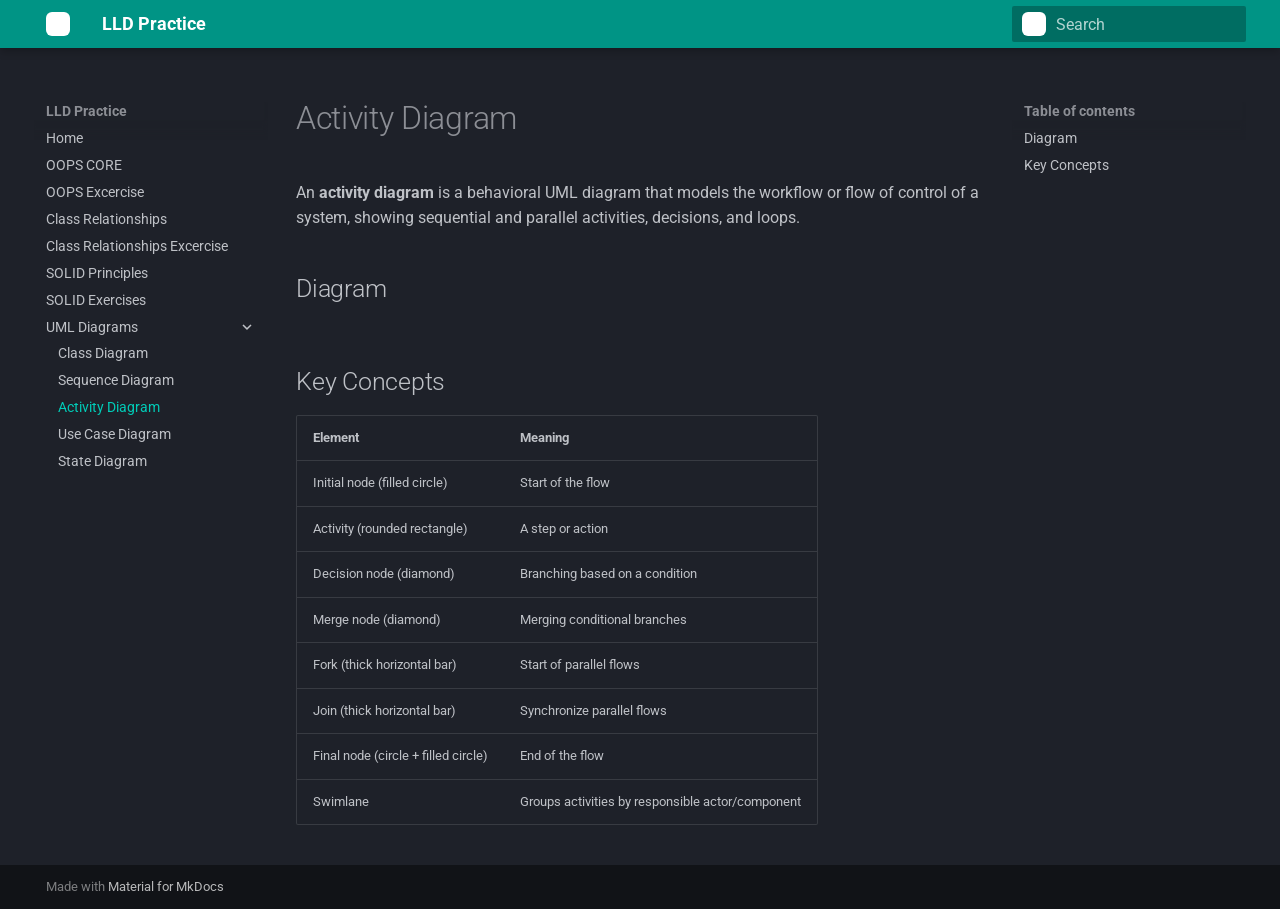
<file: uml-activity-diagram/index.html>
<!DOCTYPE html>

<html class="no-js" lang="en">
<head>
<meta charset="utf-8"/>
<meta content="width=device-width,initial-scale=1" name="viewport"/>
<link href="../uml-sequence-diagram/" rel="prev"/>
<link href="../uml-usecase-diagram/" rel="next"/>
<link href="../assets/images/favicon.png" rel="icon"/>
<meta content="mkdocs-1.6.1, mkdocs-material-9.7.6" name="generator"/>
<title>Activity Diagram - LLD Practice</title>
<link href="../assets/stylesheets/main.484c7ddc.min.css" rel="stylesheet"/>
<link href="../assets/stylesheets/palette.ab4e12ef.min.css" rel="stylesheet"/>
<link crossorigin="" href="https://fonts.gstatic.com" rel="preconnect"/>
<link href="https://fonts.googleapis.com/css?family=Roboto:300,300i,400,400i,700,700i%7CRoboto+Mono:400,400i,700,700i&amp;display=fallback" rel="stylesheet"/>
<style>:root{--md-text-font:"Roboto";--md-code-font:"Roboto Mono"}</style>
<link href="../css/extra.css" rel="stylesheet"/>
<script>__md_scope=new URL("..",location),__md_hash=e=>[...e].reduce(((e,_)=>(e<<5)-e+_.charCodeAt(0)),0),__md_get=(e,_=localStorage,t=__md_scope)=>JSON.parse(_.getItem(t.pathname+"."+e)),__md_set=(e,_,t=localStorage,a=__md_scope)=>{try{t.setItem(a.pathname+"."+e,JSON.stringify(_))}catch(e){}}</script>
</head>
<body data-md-color-accent="indigo" data-md-color-primary="teal" data-md-color-scheme="slate" dir="ltr">
<input autocomplete="off" class="md-toggle" data-md-toggle="drawer" id="__drawer" type="checkbox"/>
<input autocomplete="off" class="md-toggle" data-md-toggle="search" id="__search" type="checkbox"/>
<label class="md-overlay" for="__drawer"></label>
<div data-md-component="skip">
<a class="md-skip" href="#activity-diagram">
          Skip to content
        </a>
</div>
<div data-md-component="announce">
</div>
<header class="md-header md-header--shadow" data-md-component="header">
<nav aria-label="Header" class="md-header__inner md-grid">
<a aria-label="LLD Practice" class="md-header__button md-logo" data-md-component="logo" href=".." title="LLD Practice">
<svg viewbox="0 0 24 24" xmlns="http://www.w3.org/2000/svg"><path d="M12 8a3 3 0 0 0 3-3 3 3 0 0 0-3-3 3 3 0 0 0-3 3 3 3 0 0 0 3 3m0 3.54C9.64 9.35 6.5 8 3 8v11c3.5 0 6.64 1.35 9 3.54 2.36-2.19 5.5-3.54 9-3.54V8c-3.5 0-6.64 1.35-9 3.54"></path></svg>
</a>
<label class="md-header__button md-icon" for="__drawer">
<svg viewbox="0 0 24 24" xmlns="http://www.w3.org/2000/svg"><path d="M3 6h18v2H3zm0 5h18v2H3zm0 5h18v2H3z"></path></svg>
</label>
<div class="md-header__title" data-md-component="header-title">
<div class="md-header__ellipsis">
<div class="md-header__topic">
<span class="md-ellipsis">
            LLD Practice
          </span>
</div>
<div class="md-header__topic" data-md-component="header-topic">
<span class="md-ellipsis">
            
              Activity Diagram
            
          </span>
</div>
</div>
</div>
<label class="md-header__button md-icon" for="__search">
<svg viewbox="0 0 24 24" xmlns="http://www.w3.org/2000/svg"><path d="M9.5 3A6.5 6.5 0 0 1 16 9.5c0 1.61-.59 3.09-1.56 4.23l.27.27h.79l5 5-1.5 1.5-5-5v-.79l-.27-.27A6.52 6.52 0 0 1 9.5 16 6.5 6.5 0 0 1 3 9.5 6.5 6.5 0 0 1 9.5 3m0 2C7 5 5 7 5 9.5S7 14 9.5 14 14 12 14 9.5 12 5 9.5 5"></path></svg>
</label>
<div class="md-search" data-md-component="search" role="dialog">
<label class="md-search__overlay" for="__search"></label>
<div class="md-search__inner" role="search">
<form class="md-search__form" name="search">
<input aria-label="Search" autocapitalize="off" autocomplete="off" autocorrect="off" class="md-search__input" data-md-component="search-query" name="query" placeholder="Search" required="" spellcheck="false" type="text"/>
<label class="md-search__icon md-icon" for="__search">
<svg viewbox="0 0 24 24" xmlns="http://www.w3.org/2000/svg"><path d="M9.5 3A6.5 6.5 0 0 1 16 9.5c0 1.61-.59 3.09-1.56 4.23l.27.27h.79l5 5-1.5 1.5-5-5v-.79l-.27-.27A6.52 6.52 0 0 1 9.5 16 6.5 6.5 0 0 1 3 9.5 6.5 6.5 0 0 1 9.5 3m0 2C7 5 5 7 5 9.5S7 14 9.5 14 14 12 14 9.5 12 5 9.5 5"></path></svg>
<svg viewbox="0 0 24 24" xmlns="http://www.w3.org/2000/svg"><path d="M20 11v2H8l5.5 5.5-1.42 1.42L4.16 12l7.92-7.92L13.5 5.5 8 11z"></path></svg>
</label>
<nav aria-label="Search" class="md-search__options">
<button aria-label="Clear" class="md-search__icon md-icon" tabindex="-1" title="Clear" type="reset">
<svg viewbox="0 0 24 24" xmlns="http://www.w3.org/2000/svg"><path d="M19 6.41 17.59 5 12 10.59 6.41 5 5 6.41 10.59 12 5 17.59 6.41 19 12 13.41 17.59 19 19 17.59 13.41 12z"></path></svg>
</button>
</nav>
</form>
<div class="md-search__output">
<div class="md-search__scrollwrap" data-md-scrollfix="" tabindex="0">
<div class="md-search-result" data-md-component="search-result">
<div class="md-search-result__meta">
            Initializing search
          </div>
<ol class="md-search-result__list" role="presentation"></ol>
</div>
</div>
</div>
</div>
</div>
</nav>
</header>
<div class="md-container" data-md-component="container">
<main class="md-main" data-md-component="main">
<div class="md-main__inner md-grid">
<div class="md-sidebar md-sidebar--primary" data-md-component="sidebar" data-md-type="navigation">
<div class="md-sidebar__scrollwrap">
<div class="md-sidebar__inner">
<nav aria-label="Navigation" class="md-nav md-nav--primary" data-md-level="0">
<label class="md-nav__title" for="__drawer">
<a aria-label="LLD Practice" class="md-nav__button md-logo" data-md-component="logo" href=".." title="LLD Practice">
<svg viewbox="0 0 24 24" xmlns="http://www.w3.org/2000/svg"><path d="M12 8a3 3 0 0 0 3-3 3 3 0 0 0-3-3 3 3 0 0 0-3 3 3 3 0 0 0 3 3m0 3.54C9.64 9.35 6.5 8 3 8v11c3.5 0 6.64 1.35 9 3.54 2.36-2.19 5.5-3.54 9-3.54V8c-3.5 0-6.64 1.35-9 3.54"></path></svg>
</a>
    LLD Practice
  </label>
<ul class="md-nav__list" data-md-scrollfix="">
<li class="md-nav__item">
<a class="md-nav__link" href="..">
<span class="md-ellipsis">
    
  
    Home
  

    
  </span>
</a>
</li>
<li class="md-nav__item">
<a class="md-nav__link" href="../classes/">
<span class="md-ellipsis">
    
  
    OOPS CORE
  

    
  </span>
</a>
</li>
<li class="md-nav__item">
<a class="md-nav__link" href="../classes-excercise/">
<span class="md-ellipsis">
    
  
    OOPS Excercise
  

    
  </span>
</a>
</li>
<li class="md-nav__item">
<a class="md-nav__link" href="../classrelationships/">
<span class="md-ellipsis">
    
  
    Class Relationships
  

    
  </span>
</a>
</li>
<li class="md-nav__item">
<a class="md-nav__link" href="../classrelationships-excercise/">
<span class="md-ellipsis">
    
  
    Class Relationships Excercise
  

    
  </span>
</a>
</li>
<li class="md-nav__item">
<a class="md-nav__link" href="../solid/">
<span class="md-ellipsis">
    
  
    SOLID Principles
  

    
  </span>
</a>
</li>
<li class="md-nav__item">
<a class="md-nav__link" href="../solid-excercise/">
<span class="md-ellipsis">
    
  
    SOLID Exercises
  

    
  </span>
</a>
</li>
<li class="md-nav__item md-nav__item--active md-nav__item--nested">
<input checked="" class="md-nav__toggle md-toggle" id="__nav_8" type="checkbox"/>
<label class="md-nav__link" for="__nav_8" id="__nav_8_label" tabindex="0">
<span class="md-ellipsis">
    
  
    UML Diagrams
  

    
  </span>
<span class="md-nav__icon md-icon"></span>
</label>
<nav aria-expanded="true" aria-labelledby="__nav_8_label" class="md-nav" data-md-level="1">
<label class="md-nav__title" for="__nav_8">
<span class="md-nav__icon md-icon"></span>
            
  
    UML Diagrams
  

          </label>
<ul class="md-nav__list" data-md-scrollfix="">
<li class="md-nav__item">
<a class="md-nav__link" href="../uml-class-diagram/">
<span class="md-ellipsis">
    
  
    Class Diagram
  

    
  </span>
</a>
</li>
<li class="md-nav__item">
<a class="md-nav__link" href="../uml-sequence-diagram/">
<span class="md-ellipsis">
    
  
    Sequence Diagram
  

    
  </span>
</a>
</li>
<li class="md-nav__item md-nav__item--active">
<input class="md-nav__toggle md-toggle" id="__toc" type="checkbox"/>
<label class="md-nav__link md-nav__link--active" for="__toc">
<span class="md-ellipsis">
    
  
    Activity Diagram
  

    
  </span>
<span class="md-nav__icon md-icon"></span>
</label>
<a class="md-nav__link md-nav__link--active" href="./">
<span class="md-ellipsis">
    
  
    Activity Diagram
  

    
  </span>
</a>
<nav aria-label="Table of contents" class="md-nav md-nav--secondary">
<label class="md-nav__title" for="__toc">
<span class="md-nav__icon md-icon"></span>
      Table of contents
    </label>
<ul class="md-nav__list" data-md-component="toc" data-md-scrollfix="">
<li class="md-nav__item">
<a class="md-nav__link" href="#diagram">
<span class="md-ellipsis">
      
        Diagram
      
    </span>
</a>
</li>
<li class="md-nav__item">
<a class="md-nav__link" href="#key-concepts">
<span class="md-ellipsis">
      
        Key Concepts
      
    </span>
</a>
</li>
</ul>
</nav>
</li>
<li class="md-nav__item">
<a class="md-nav__link" href="../uml-usecase-diagram/">
<span class="md-ellipsis">
    
  
    Use Case Diagram
  

    
  </span>
</a>
</li>
<li class="md-nav__item">
<a class="md-nav__link" href="../uml-state-diagram/">
<span class="md-ellipsis">
    
  
    State Diagram
  

    
  </span>
</a>
</li>
</ul>
</nav>
</li>
</ul>
</nav>
</div>
</div>
</div>
<div class="md-sidebar md-sidebar--secondary" data-md-component="sidebar" data-md-type="toc">
<div class="md-sidebar__scrollwrap">
<div class="md-sidebar__inner">
<nav aria-label="Table of contents" class="md-nav md-nav--secondary">
<label class="md-nav__title" for="__toc">
<span class="md-nav__icon md-icon"></span>
      Table of contents
    </label>
<ul class="md-nav__list" data-md-component="toc" data-md-scrollfix="">
<li class="md-nav__item">
<a class="md-nav__link" href="#diagram">
<span class="md-ellipsis">
      
        Diagram
      
    </span>
</a>
</li>
<li class="md-nav__item">
<a class="md-nav__link" href="#key-concepts">
<span class="md-ellipsis">
      
        Key Concepts
      
    </span>
</a>
</li>
</ul>
</nav>
</div>
</div>
</div>
<div class="md-content" data-md-component="content">
<article class="md-content__inner md-typeset">
<h1 id="activity-diagram">Activity Diagram</h1>
<p>An <strong>activity diagram</strong> is a behavioral UML diagram that models the workflow or flow of control of a system, showing sequential and parallel activities, decisions, and loops.</p>
<h2 id="diagram">Diagram</h2>
<p><div class="mxgraph" data-mxgraph='{"toolbar-position": "bottom", "toolbar-nohide": "0", "tooltips": "1", "border": 5, "resize": "1", "edit": "_blank", "lightbox": "1", "toolbar": "pages tags zoom layers lightbox", "xml": "&lt;mxfile host=\"65bd71144e\"&gt;\n    &lt;diagram id=\"-BVY-x6JEg3iSsE0ZKim\" name=\"Page-1\"&gt;\n        &lt;mxGraphModel dx=\"2715\" dy=\"2000\" grid=\"1\" gridSize=\"10\" guides=\"1\" tooltips=\"1\" connect=\"1\" arrows=\"1\" fold=\"1\" page=\"1\" pageScale=\"1\" pageWidth=\"827\" pageHeight=\"1169\" math=\"0\" shadow=\"0\"&gt;\n            &lt;root&gt;\n                &lt;mxCell id=\"0\"/&gt;\n                &lt;mxCell id=\"1\" parent=\"0\"/&gt;\n                &lt;mxCell id=\"6\" style=\"edgeStyle=none;html=1;exitX=0.5;exitY=1;exitDx=0;exitDy=0;entryX=0.5;entryY=0;entryDx=0;entryDy=0;\" edge=\"1\" parent=\"1\" source=\"2\" target=\"3\"&gt;\n                    &lt;mxGeometry relative=\"1\" as=\"geometry\"/&gt;\n                &lt;/mxCell&gt;\n                &lt;mxCell id=\"2\" value=\"Start\" style=\"ellipse;whiteSpace=wrap;html=1;aspect=fixed;fillColor=#6d8764;strokeColor=#3A5431;fontColor=#ffffff;\" vertex=\"1\" parent=\"1\"&gt;\n                    &lt;mxGeometry x=\"280\" y=\"20\" width=\"80\" height=\"80\" as=\"geometry\"/&gt;\n                &lt;/mxCell&gt;\n                &lt;mxCell id=\"3\" value=\"InsertCard\" style=\"rounded=1;whiteSpace=wrap;html=1;fillColor=#dae8fc;strokeColor=#6c8ebf;\" vertex=\"1\" parent=\"1\"&gt;\n                    &lt;mxGeometry x=\"260\" y=\"140\" width=\"120\" height=\"60\" as=\"geometry\"/&gt;\n                &lt;/mxCell&gt;\n                &lt;mxCell id=\"12\" style=\"edgeStyle=none;html=1;exitX=0;exitY=0.5;exitDx=0;exitDy=0;entryX=0.5;entryY=0;entryDx=0;entryDy=0;\" edge=\"1\" parent=\"1\" source=\"4\" target=\"9\"&gt;\n                    &lt;mxGeometry relative=\"1\" as=\"geometry\"&gt;\n                        &lt;Array as=\"points\"&gt;\n                            &lt;mxPoint x=\"170\" y=\"390\"/&gt;\n                        &lt;/Array&gt;\n                    &lt;/mxGeometry&gt;\n                &lt;/mxCell&gt;\n                &lt;mxCell id=\"15\" value=\"No\" style=\"edgeLabel;html=1;align=center;verticalAlign=middle;resizable=0;points=[];\" vertex=\"1\" connectable=\"0\" parent=\"12\"&gt;\n                    &lt;mxGeometry x=\"0.0842\" y=\"3\" relative=\"1\" as=\"geometry\"&gt;\n                        &lt;mxPoint as=\"offset\"/&gt;\n                    &lt;/mxGeometry&gt;\n                &lt;/mxCell&gt;\n                &lt;mxCell id=\"16\" style=\"edgeStyle=none;html=1;exitX=1;exitY=0.5;exitDx=0;exitDy=0;entryX=0.5;entryY=0;entryDx=0;entryDy=0;\" edge=\"1\" parent=\"1\" source=\"4\" target=\"18\"&gt;\n                    &lt;mxGeometry relative=\"1\" as=\"geometry\"&gt;\n                        &lt;mxPoint x=\"600\" y=\"480\" as=\"targetPoint\"/&gt;\n                        &lt;Array as=\"points\"&gt;\n                            &lt;mxPoint x=\"510\" y=\"390\"/&gt;\n                        &lt;/Array&gt;\n                    &lt;/mxGeometry&gt;\n                &lt;/mxCell&gt;\n                &lt;mxCell id=\"17\" value=\"yes\" style=\"edgeLabel;html=1;align=center;verticalAlign=middle;resizable=0;points=[];\" vertex=\"1\" connectable=\"0\" parent=\"16\"&gt;\n                    &lt;mxGeometry x=\"-0.1042\" y=\"2\" relative=\"1\" as=\"geometry\"&gt;\n                        &lt;mxPoint as=\"offset\"/&gt;\n                    &lt;/mxGeometry&gt;\n                &lt;/mxCell&gt;\n                &lt;mxCell id=\"4\" value=\"cardValid\" style=\"rhombus;whiteSpace=wrap;html=1;fillColor=#fff2cc;strokeColor=#d6b656;\" vertex=\"1\" parent=\"1\"&gt;\n                    &lt;mxGeometry x=\"290\" y=\"350\" width=\"80\" height=\"80\" as=\"geometry\"/&gt;\n                &lt;/mxCell&gt;\n                &lt;mxCell id=\"8\" style=\"edgeStyle=none;html=1;exitX=0.5;exitY=1;exitDx=0;exitDy=0;entryX=0.5;entryY=0;entryDx=0;entryDy=0;\" edge=\"1\" parent=\"1\" target=\"4\"&gt;\n                    &lt;mxGeometry relative=\"1\" as=\"geometry\"&gt;\n                        &lt;mxPoint x=\"329.9999999999998\" y=\"300\" as=\"sourcePoint\"/&gt;\n                    &lt;/mxGeometry&gt;\n                &lt;/mxCell&gt;\n                &lt;mxCell id=\"5\" value=\"Readcarddata\" style=\"rounded=1;whiteSpace=wrap;html=1;fillColor=#dae8fc;strokeColor=#6c8ebf;\" vertex=\"1\" parent=\"1\"&gt;\n                    &lt;mxGeometry x=\"260\" y=\"250\" width=\"120\" height=\"60\" as=\"geometry\"/&gt;\n                &lt;/mxCell&gt;\n                &lt;mxCell id=\"7\" style=\"edgeStyle=none;html=1;exitX=0.5;exitY=1;exitDx=0;exitDy=0;entryX=0.422;entryY=0.143;entryDx=0;entryDy=0;entryPerimeter=0;\" edge=\"1\" parent=\"1\" source=\"3\"&gt;\n                    &lt;mxGeometry relative=\"1\" as=\"geometry\"&gt;\n                        &lt;mxPoint x=\"320.6400000000001\" y=\"248.57999999999993\" as=\"targetPoint\"/&gt;\n                    &lt;/mxGeometry&gt;\n                &lt;/mxCell&gt;\n                &lt;mxCell id=\"13\" style=\"edgeStyle=none;html=1;exitX=0.5;exitY=1;exitDx=0;exitDy=0;entryX=0.5;entryY=0;entryDx=0;entryDy=0;\" edge=\"1\" parent=\"1\" source=\"9\" target=\"11\"&gt;\n                    &lt;mxGeometry relative=\"1\" as=\"geometry\"/&gt;\n                &lt;/mxCell&gt;\n                &lt;mxCell id=\"9\" value=\"Display Invalid Card Message\" style=\"rounded=1;whiteSpace=wrap;html=1;fillColor=#f8cecc;strokeColor=#b85450;\" vertex=\"1\" parent=\"1\"&gt;\n                    &lt;mxGeometry x=\"110\" y=\"460\" width=\"120\" height=\"60\" as=\"geometry\"/&gt;\n                &lt;/mxCell&gt;\n                &lt;mxCell id=\"10\" value=\"End\" style=\"ellipse;whiteSpace=wrap;html=1;aspect=fixed;fillColor=#6d8764;strokeColor=#3A5431;fontColor=#ffffff;\" vertex=\"1\" parent=\"1\"&gt;\n                    &lt;mxGeometry x=\"145\" y=\"660\" width=\"50\" height=\"50\" as=\"geometry\"/&gt;\n                &lt;/mxCell&gt;\n                &lt;mxCell id=\"14\" style=\"edgeStyle=none;html=1;exitX=0.5;exitY=1;exitDx=0;exitDy=0;entryX=0.5;entryY=0;entryDx=0;entryDy=0;\" edge=\"1\" parent=\"1\" source=\"11\" target=\"10\"&gt;\n                    &lt;mxGeometry relative=\"1\" as=\"geometry\"/&gt;\n                &lt;/mxCell&gt;\n                &lt;mxCell id=\"11\" value=\"Eject Card\" style=\"rounded=1;whiteSpace=wrap;html=1;fillColor=#dae8fc;strokeColor=#6c8ebf;\" vertex=\"1\" parent=\"1\"&gt;\n                    &lt;mxGeometry x=\"110\" y=\"550\" width=\"120\" height=\"60\" as=\"geometry\"/&gt;\n                &lt;/mxCell&gt;\n                &lt;mxCell id=\"20\" style=\"edgeStyle=none;html=1;exitX=0.5;exitY=1;exitDx=0;exitDy=0;entryX=0.5;entryY=0;entryDx=0;entryDy=0;\" edge=\"1\" parent=\"1\" source=\"18\" target=\"19\"&gt;\n                    &lt;mxGeometry relative=\"1\" as=\"geometry\"/&gt;\n                &lt;/mxCell&gt;\n                &lt;mxCell id=\"18\" value=\"Prompt for pin\" style=\"rounded=1;whiteSpace=wrap;html=1;fillColor=#dae8fc;strokeColor=#6c8ebf;\" vertex=\"1\" parent=\"1\"&gt;\n                    &lt;mxGeometry x=\"450\" y=\"470\" width=\"120\" height=\"60\" as=\"geometry\"/&gt;\n                &lt;/mxCell&gt;\n                &lt;mxCell id=\"22\" style=\"edgeStyle=none;html=1;exitX=1;exitY=0.5;exitDx=0;exitDy=0;entryX=0.5;entryY=0;entryDx=0;entryDy=0;\" edge=\"1\" parent=\"1\" source=\"19\" target=\"21\"&gt;\n                    &lt;mxGeometry relative=\"1\" as=\"geometry\"&gt;\n                        &lt;Array as=\"points\"&gt;\n                            &lt;mxPoint x=\"600\" y=\"615\"/&gt;\n                        &lt;/Array&gt;\n                    &lt;/mxGeometry&gt;\n                &lt;/mxCell&gt;\n                &lt;mxCell id=\"19\" value=\"Enter PIn\" style=\"rounded=1;whiteSpace=wrap;html=1;fillColor=#dae8fc;strokeColor=#6c8ebf;\" vertex=\"1\" parent=\"1\"&gt;\n                    &lt;mxGeometry x=\"450\" y=\"585\" width=\"120\" height=\"60\" as=\"geometry\"/&gt;\n                &lt;/mxCell&gt;\n                &lt;mxCell id=\"25\" style=\"edgeStyle=none;html=1;exitX=0;exitY=0.5;exitDx=0;exitDy=0;entryX=1;entryY=0.5;entryDx=0;entryDy=0;\" edge=\"1\" parent=\"1\" source=\"21\" target=\"23\"&gt;\n                    &lt;mxGeometry relative=\"1\" as=\"geometry\"/&gt;\n                &lt;/mxCell&gt;\n                &lt;mxCell id=\"26\" value=\"No\" style=\"edgeLabel;html=1;align=center;verticalAlign=middle;resizable=0;points=[];\" vertex=\"1\" connectable=\"0\" parent=\"25\"&gt;\n                    &lt;mxGeometry x=\"0.2262\" y=\"-2\" relative=\"1\" as=\"geometry\"&gt;\n                        &lt;mxPoint as=\"offset\"/&gt;\n                    &lt;/mxGeometry&gt;\n                &lt;/mxCell&gt;\n                &lt;mxCell id=\"21\" value=\"Valid\" style=\"rhombus;whiteSpace=wrap;html=1;fillColor=#fff2cc;strokeColor=#d6b656;\" vertex=\"1\" parent=\"1\"&gt;\n                    &lt;mxGeometry x=\"560\" y=\"710\" width=\"80\" height=\"80\" as=\"geometry\"/&gt;\n                &lt;/mxCell&gt;\n                &lt;mxCell id=\"24\" style=\"edgeStyle=none;html=1;exitX=0.5;exitY=0;exitDx=0;exitDy=0;entryX=0;entryY=0.5;entryDx=0;entryDy=0;\" edge=\"1\" parent=\"1\" source=\"23\" target=\"18\"&gt;\n                    &lt;mxGeometry relative=\"1\" as=\"geometry\"&gt;\n                        &lt;Array as=\"points\"&gt;\n                            &lt;mxPoint x=\"380\" y=\"500\"/&gt;\n                        &lt;/Array&gt;\n                    &lt;/mxGeometry&gt;\n                &lt;/mxCell&gt;\n                &lt;mxCell id=\"27\" value=\"yes\" style=\"edgeLabel;html=1;align=center;verticalAlign=middle;resizable=0;points=[];\" vertex=\"1\" connectable=\"0\" parent=\"24\"&gt;\n                    &lt;mxGeometry x=\"-0.4381\" y=\"1\" relative=\"1\" as=\"geometry\"&gt;\n                        &lt;mxPoint as=\"offset\"/&gt;\n                    &lt;/mxGeometry&gt;\n                &lt;/mxCell&gt;\n                &lt;mxCell id=\"31\" style=\"edgeStyle=none;html=1;exitX=0.5;exitY=1;exitDx=0;exitDy=0;entryX=0.5;entryY=0;entryDx=0;entryDy=0;\" edge=\"1\" parent=\"1\" source=\"23\" target=\"28\"&gt;\n                    &lt;mxGeometry relative=\"1\" as=\"geometry\"/&gt;\n                &lt;/mxCell&gt;\n                &lt;mxCell id=\"23\" value=\"Attempts &amp;amp;lt; 3\" style=\"rhombus;whiteSpace=wrap;html=1;fillColor=#fff2cc;strokeColor=#d6b656;\" vertex=\"1\" parent=\"1\"&gt;\n                    &lt;mxGeometry x=\"340\" y=\"710\" width=\"80\" height=\"80\" as=\"geometry\"/&gt;\n                &lt;/mxCell&gt;\n                &lt;mxCell id=\"32\" style=\"edgeStyle=none;html=1;exitX=0.5;exitY=1;exitDx=0;exitDy=0;\" edge=\"1\" parent=\"1\" source=\"28\" target=\"29\"&gt;\n                    &lt;mxGeometry relative=\"1\" as=\"geometry\"/&gt;\n                &lt;/mxCell&gt;\n                &lt;mxCell id=\"28\" value=\"Retain Card\" style=\"rounded=1;whiteSpace=wrap;html=1;fillColor=#dae8fc;strokeColor=#6c8ebf;\" vertex=\"1\" parent=\"1\"&gt;\n                    &lt;mxGeometry x=\"325\" y=\"840\" width=\"110\" height=\"60\" as=\"geometry\"/&gt;\n                &lt;/mxCell&gt;\n                &lt;mxCell id=\"33\" style=\"edgeStyle=none;html=1;exitX=0.5;exitY=1;exitDx=0;exitDy=0;entryX=0.5;entryY=0;entryDx=0;entryDy=0;\" edge=\"1\" parent=\"1\" source=\"29\" target=\"30\"&gt;\n                    &lt;mxGeometry relative=\"1\" as=\"geometry\"/&gt;\n                &lt;/mxCell&gt;\n                &lt;mxCell id=\"29\" value=\"Account Locked Message\" style=\"rounded=1;whiteSpace=wrap;html=1;fillColor=#f8cecc;strokeColor=#b85450;\" vertex=\"1\" parent=\"1\"&gt;\n                    &lt;mxGeometry x=\"320\" y=\"960\" width=\"120\" height=\"60\" as=\"geometry\"/&gt;\n                &lt;/mxCell&gt;\n                &lt;mxCell id=\"30\" value=\"End\" style=\"ellipse;whiteSpace=wrap;html=1;aspect=fixed;fillColor=#6d8764;strokeColor=#3A5431;fontColor=#ffffff;\" vertex=\"1\" parent=\"1\"&gt;\n                    &lt;mxGeometry x=\"355\" y=\"1070\" width=\"50\" height=\"50\" as=\"geometry\"/&gt;\n                &lt;/mxCell&gt;\n                &lt;mxCell id=\"38\" style=\"edgeStyle=none;html=1;exitX=0.5;exitY=1;exitDx=0;exitDy=0;entryX=0.5;entryY=0;entryDx=0;entryDy=0;\" edge=\"1\" parent=\"1\" source=\"34\" target=\"37\"&gt;\n                    &lt;mxGeometry relative=\"1\" as=\"geometry\"/&gt;\n                &lt;/mxCell&gt;\n                &lt;mxCell id=\"34\" value=\"Display Menu\" style=\"rounded=1;whiteSpace=wrap;html=1;fillColor=#dae8fc;strokeColor=#6c8ebf;\" vertex=\"1\" parent=\"1\"&gt;\n                    &lt;mxGeometry x=\"640\" y=\"840\" width=\"120\" height=\"60\" as=\"geometry\"/&gt;\n                &lt;/mxCell&gt;\n                &lt;mxCell id=\"35\" style=\"edgeStyle=none;html=1;exitX=1;exitY=0.5;exitDx=0;exitDy=0;entryX=0.58;entryY=0.036;entryDx=0;entryDy=0;entryPerimeter=0;\" edge=\"1\" parent=\"1\" source=\"21\" target=\"34\"&gt;\n                    &lt;mxGeometry relative=\"1\" as=\"geometry\"&gt;\n                        &lt;Array as=\"points\"&gt;\n                            &lt;mxPoint x=\"710\" y=\"750\"/&gt;\n                        &lt;/Array&gt;\n                    &lt;/mxGeometry&gt;\n                &lt;/mxCell&gt;\n                &lt;mxCell id=\"36\" value=\"yes\" style=\"edgeLabel;html=1;align=center;verticalAlign=middle;resizable=0;points=[];\" vertex=\"1\" connectable=\"0\" parent=\"35\"&gt;\n                    &lt;mxGeometry x=\"0.3868\" y=\"-1\" relative=\"1\" as=\"geometry\"&gt;\n                        &lt;mxPoint as=\"offset\"/&gt;\n                    &lt;/mxGeometry&gt;\n                &lt;/mxCell&gt;\n                &lt;mxCell id=\"41\" style=\"edgeStyle=none;html=1;exitX=0.5;exitY=1;exitDx=0;exitDy=0;\" edge=\"1\" parent=\"1\" source=\"37\" target=\"40\"&gt;\n                    &lt;mxGeometry relative=\"1\" as=\"geometry\"/&gt;\n                &lt;/mxCell&gt;\n                &lt;mxCell id=\"37\" value=\"select Withdrawl\" style=\"rounded=1;whiteSpace=wrap;html=1;fillColor=#dae8fc;strokeColor=#6c8ebf;\" vertex=\"1\" parent=\"1\"&gt;\n                    &lt;mxGeometry x=\"640\" y=\"970\" width=\"120\" height=\"60\" as=\"geometry\"/&gt;\n                &lt;/mxCell&gt;\n                &lt;mxCell id=\"42\" style=\"edgeStyle=none;html=1;exitX=0.5;exitY=1;exitDx=0;exitDy=0;entryX=0.485;entryY=0.074;entryDx=0;entryDy=0;entryPerimeter=0;\" edge=\"1\" parent=\"1\" source=\"40\" target=\"43\"&gt;\n                    &lt;mxGeometry relative=\"1\" as=\"geometry\"&gt;\n                        &lt;mxPoint x=\"700\" y=\"1190\" as=\"targetPoint\"/&gt;\n                    &lt;/mxGeometry&gt;\n                &lt;/mxCell&gt;\n                &lt;mxCell id=\"40\" value=\"Enter Amount\" style=\"rounded=1;whiteSpace=wrap;html=1;fillColor=#dae8fc;strokeColor=#6c8ebf;\" vertex=\"1\" parent=\"1\"&gt;\n                    &lt;mxGeometry x=\"640\" y=\"1070\" width=\"120\" height=\"60\" as=\"geometry\"/&gt;\n                &lt;/mxCell&gt;\n                &lt;mxCell id=\"45\" style=\"edgeStyle=none;html=1;exitX=0;exitY=0.5;exitDx=0;exitDy=0;entryX=1;entryY=0.5;entryDx=0;entryDy=0;\" edge=\"1\" parent=\"1\" source=\"43\" target=\"44\"&gt;\n                    &lt;mxGeometry relative=\"1\" as=\"geometry\"/&gt;\n                &lt;/mxCell&gt;\n                &lt;mxCell id=\"46\" value=\"No\" style=\"edgeLabel;html=1;align=center;verticalAlign=middle;resizable=0;points=[];\" vertex=\"1\" connectable=\"0\" parent=\"45\"&gt;\n                    &lt;mxGeometry x=\"0.3535\" relative=\"1\" as=\"geometry\"&gt;\n                        &lt;mxPoint as=\"offset\"/&gt;\n                    &lt;/mxGeometry&gt;\n                &lt;/mxCell&gt;\n                &lt;mxCell id=\"49\" style=\"edgeStyle=none;html=1;exitX=0.5;exitY=1;exitDx=0;exitDy=0;entryX=0.5;entryY=0;entryDx=0;entryDy=0;\" edge=\"1\" parent=\"1\" source=\"43\" target=\"48\"&gt;\n                    &lt;mxGeometry relative=\"1\" as=\"geometry\"/&gt;\n                &lt;/mxCell&gt;\n                &lt;mxCell id=\"66\" value=\"yes\" style=\"edgeLabel;html=1;align=center;verticalAlign=middle;resizable=0;points=[];\" vertex=\"1\" connectable=\"0\" parent=\"49\"&gt;\n                    &lt;mxGeometry x=\"0.124\" y=\"-3\" relative=\"1\" as=\"geometry\"&gt;\n                        &lt;mxPoint as=\"offset\"/&gt;\n                    &lt;/mxGeometry&gt;\n                &lt;/mxCell&gt;\n                &lt;mxCell id=\"43\" value=\"Sufficient&amp;lt;div&amp;gt;Balance&amp;lt;/div&amp;gt;\" style=\"rhombus;whiteSpace=wrap;html=1;fillColor=#dae8fc;strokeColor=#6c8ebf;\" vertex=\"1\" parent=\"1\"&gt;\n                    &lt;mxGeometry x=\"660\" y=\"1210\" width=\"80\" height=\"80\" as=\"geometry\"/&gt;\n                &lt;/mxCell&gt;\n                &lt;mxCell id=\"47\" style=\"edgeStyle=none;html=1;exitX=0.5;exitY=0;exitDx=0;exitDy=0;entryX=0;entryY=0.5;entryDx=0;entryDy=0;\" edge=\"1\" parent=\"1\" source=\"44\" target=\"34\"&gt;\n                    &lt;mxGeometry relative=\"1\" as=\"geometry\"&gt;\n                        &lt;mxPoint x=\"529.8095238095239\" y=\"940\" as=\"targetPoint\"/&gt;\n                        &lt;Array as=\"points\"&gt;\n                            &lt;mxPoint x=\"530\" y=\"870\"/&gt;\n                        &lt;/Array&gt;\n                    &lt;/mxGeometry&gt;\n                &lt;/mxCell&gt;\n                &lt;mxCell id=\"44\" value=\"Display Insufficient Message\" style=\"rounded=1;whiteSpace=wrap;html=1;fillColor=#f8cecc;strokeColor=#b85450;\" vertex=\"1\" parent=\"1\"&gt;\n                    &lt;mxGeometry x=\"470\" y=\"1220\" width=\"120\" height=\"60\" as=\"geometry\"/&gt;\n                &lt;/mxCell&gt;\n                &lt;mxCell id=\"55\" style=\"edgeStyle=none;html=1;exitX=0.5;exitY=1;exitDx=0;exitDy=0;entryX=0.5;entryY=0;entryDx=0;entryDy=0;\" edge=\"1\" parent=\"1\" source=\"48\" target=\"50\"&gt;\n                    &lt;mxGeometry relative=\"1\" as=\"geometry\"/&gt;\n                &lt;/mxCell&gt;\n                &lt;mxCell id=\"48\" value=\"DebitAmount\" style=\"rounded=1;whiteSpace=wrap;html=1;fillColor=#dae8fc;strokeColor=#6c8ebf;\" vertex=\"1\" parent=\"1\"&gt;\n                    &lt;mxGeometry x=\"640\" y=\"1370\" width=\"120\" height=\"60\" as=\"geometry\"/&gt;\n                &lt;/mxCell&gt;\n                &lt;mxCell id=\"53\" style=\"edgeStyle=none;html=1;exitX=0.5;exitY=1;exitDx=0;exitDy=0;entryX=0.5;entryY=0;entryDx=0;entryDy=0;\" edge=\"1\" parent=\"1\" source=\"50\" target=\"51\"&gt;\n                    &lt;mxGeometry relative=\"1\" as=\"geometry\"/&gt;\n                &lt;/mxCell&gt;\n                &lt;mxCell id=\"54\" style=\"edgeStyle=none;html=1;exitX=0.5;exitY=1;exitDx=0;exitDy=0;entryX=0.5;entryY=0;entryDx=0;entryDy=0;\" edge=\"1\" parent=\"1\" source=\"50\" target=\"52\"&gt;\n                    &lt;mxGeometry relative=\"1\" as=\"geometry\"/&gt;\n                &lt;/mxCell&gt;\n                &lt;mxCell id=\"50\" value=\"Fork\" style=\"rounded=0;whiteSpace=wrap;html=1;fillColor=#d5e8d4;strokeColor=#82b366;\" vertex=\"1\" parent=\"1\"&gt;\n                    &lt;mxGeometry x=\"600\" y=\"1490\" width=\"100\" height=\"50\" as=\"geometry\"/&gt;\n                &lt;/mxCell&gt;\n                &lt;mxCell id=\"57\" style=\"edgeStyle=none;html=1;exitX=0.5;exitY=1;exitDx=0;exitDy=0;entryX=0.5;entryY=0;entryDx=0;entryDy=0;\" edge=\"1\" parent=\"1\" source=\"51\" target=\"56\"&gt;\n                    &lt;mxGeometry relative=\"1\" as=\"geometry\"/&gt;\n                &lt;/mxCell&gt;\n                &lt;mxCell id=\"51\" value=\"Dispense cash\" style=\"rounded=1;whiteSpace=wrap;html=1;fillColor=#dae8fc;strokeColor=#6c8ebf;\" vertex=\"1\" parent=\"1\"&gt;\n                    &lt;mxGeometry x=\"510\" y=\"1600\" width=\"120\" height=\"60\" as=\"geometry\"/&gt;\n                &lt;/mxCell&gt;\n                &lt;mxCell id=\"58\" style=\"edgeStyle=none;html=1;exitX=0.5;exitY=1;exitDx=0;exitDy=0;\" edge=\"1\" parent=\"1\" source=\"52\"&gt;\n                    &lt;mxGeometry relative=\"1\" as=\"geometry\"&gt;\n                        &lt;mxPoint x=\"670\" y=\"1740\" as=\"targetPoint\"/&gt;\n                    &lt;/mxGeometry&gt;\n                &lt;/mxCell&gt;\n                &lt;mxCell id=\"52\" value=\"print reciept\" style=\"rounded=1;whiteSpace=wrap;html=1;fillColor=#dae8fc;strokeColor=#6c8ebf;\" vertex=\"1\" parent=\"1\"&gt;\n                    &lt;mxGeometry x=\"690\" y=\"1590\" width=\"120\" height=\"60\" as=\"geometry\"/&gt;\n                &lt;/mxCell&gt;\n                &lt;mxCell id=\"63\" style=\"edgeStyle=none;html=1;exitX=0.5;exitY=1;exitDx=0;exitDy=0;entryX=0.5;entryY=0;entryDx=0;entryDy=0;\" edge=\"1\" parent=\"1\" source=\"56\" target=\"59\"&gt;\n                    &lt;mxGeometry relative=\"1\" as=\"geometry\"/&gt;\n                &lt;/mxCell&gt;\n                &lt;mxCell id=\"56\" value=\"Join\" style=\"rounded=0;whiteSpace=wrap;html=1;fillColor=#d5e8d4;strokeColor=#82b366;\" vertex=\"1\" parent=\"1\"&gt;\n                    &lt;mxGeometry x=\"630\" y=\"1736\" width=\"80\" height=\"36\" as=\"geometry\"/&gt;\n                &lt;/mxCell&gt;\n                &lt;mxCell id=\"64\" style=\"edgeStyle=none;html=1;exitX=0.5;exitY=1;exitDx=0;exitDy=0;entryX=0.5;entryY=0;entryDx=0;entryDy=0;\" edge=\"1\" parent=\"1\" source=\"59\" target=\"60\"&gt;\n                    &lt;mxGeometry relative=\"1\" as=\"geometry\"/&gt;\n                &lt;/mxCell&gt;\n                &lt;mxCell id=\"59\" value=\"Eject Card\" style=\"rounded=1;whiteSpace=wrap;html=1;fillColor=#dae8fc;strokeColor=#6c8ebf;\" vertex=\"1\" parent=\"1\"&gt;\n                    &lt;mxGeometry x=\"610\" y=\"1870\" width=\"120\" height=\"60\" as=\"geometry\"/&gt;\n                &lt;/mxCell&gt;\n                &lt;mxCell id=\"60\" value=\"Display Thank you message\" style=\"rounded=1;whiteSpace=wrap;html=1;fillColor=#dae8fc;strokeColor=#6c8ebf;\" vertex=\"1\" parent=\"1\"&gt;\n                    &lt;mxGeometry x=\"610\" y=\"1980\" width=\"120\" height=\"60\" as=\"geometry\"/&gt;\n                &lt;/mxCell&gt;\n                &lt;mxCell id=\"62\" value=\"End\" style=\"ellipse;whiteSpace=wrap;html=1;aspect=fixed;fillColor=#6d8764;strokeColor=#3A5431;fontColor=#ffffff;\" vertex=\"1\" parent=\"1\"&gt;\n                    &lt;mxGeometry x=\"650\" y=\"2100\" width=\"60\" height=\"60\" as=\"geometry\"/&gt;\n                &lt;/mxCell&gt;\n                &lt;mxCell id=\"65\" style=\"edgeStyle=none;html=1;exitX=0.5;exitY=1;exitDx=0;exitDy=0;entryX=0.366;entryY=0.096;entryDx=0;entryDy=0;entryPerimeter=0;\" edge=\"1\" parent=\"1\" source=\"60\" target=\"62\"&gt;\n                    &lt;mxGeometry relative=\"1\" as=\"geometry\"/&gt;\n                &lt;/mxCell&gt;\n            &lt;/root&gt;\n        &lt;/mxGraphModel&gt;\n    &lt;/diagram&gt;\n&lt;/mxfile&gt;"}' style="max-width:100%;border:1px solid transparent;"></div></p>
<h2 id="key-concepts">Key Concepts</h2>
<table>
<thead>
<tr>
<th>Element</th>
<th>Meaning</th>
</tr>
</thead>
<tbody>
<tr>
<td>Initial node (filled circle)</td>
<td>Start of the flow</td>
</tr>
<tr>
<td>Activity (rounded rectangle)</td>
<td>A step or action</td>
</tr>
<tr>
<td>Decision node (diamond)</td>
<td>Branching based on a condition</td>
</tr>
<tr>
<td>Merge node (diamond)</td>
<td>Merging conditional branches</td>
</tr>
<tr>
<td>Fork (thick horizontal bar)</td>
<td>Start of parallel flows</td>
</tr>
<tr>
<td>Join (thick horizontal bar)</td>
<td>Synchronize parallel flows</td>
</tr>
<tr>
<td>Final node (circle + filled circle)</td>
<td>End of the flow</td>
</tr>
<tr>
<td>Swimlane</td>
<td>Groups activities by responsible actor/component</td>
</tr>
</tbody>
</table>
</article>
</div>
<script>var target=document.getElementById(location.hash.slice(1));target&&target.name&&(target.checked=target.name.startsWith("__tabbed_"))</script>
</div>
</main>
<footer class="md-footer">
<div class="md-footer-meta md-typeset">
<div class="md-footer-meta__inner md-grid">
<div class="md-copyright">
  
  
    Made with
    <a href="https://squidfunk.github.io/mkdocs-material/" rel="noopener" target="_blank">
      Material for MkDocs
    </a>
</div>
</div>
</div>
</footer>
</div>
<div class="md-dialog" data-md-component="dialog">
<div class="md-dialog__inner md-typeset"></div>
</div>
<script id="__config" type="application/json">{"annotate": null, "base": "..", "features": ["content.code.copy"], "search": "../assets/javascripts/workers/search.2c215733.min.js", "tags": null, "translations": {"clipboard.copied": "Copied to clipboard", "clipboard.copy": "Copy to clipboard", "search.result.more.one": "1 more on this page", "search.result.more.other": "# more on this page", "search.result.none": "No matching documents", "search.result.one": "1 matching document", "search.result.other": "# matching documents", "search.result.placeholder": "Type to start searching", "search.result.term.missing": "Missing", "select.version": "Select version"}, "version": null}</script>
<script src="../assets/javascripts/bundle.79ae519e.min.js"></script>
<script src="https://viewer.diagrams.net/js/viewer-static.min.js"></script></body>
</html>
</file>
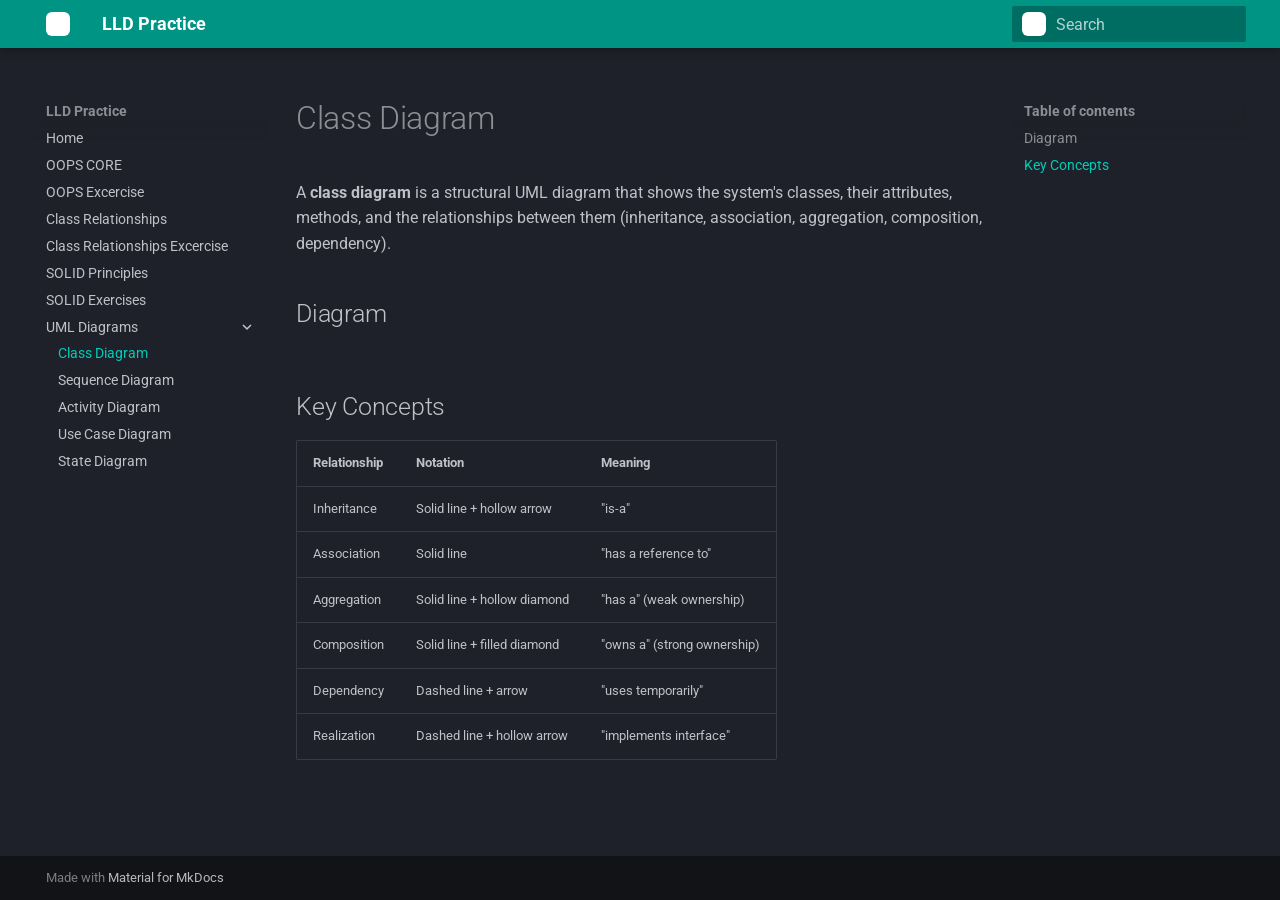
<file: uml-class-diagram/index.html>
<!DOCTYPE html>

<html class="no-js" lang="en">
<head>
<meta charset="utf-8"/>
<meta content="width=device-width,initial-scale=1" name="viewport"/>
<link href="../solid-excercise/" rel="prev"/>
<link href="../uml-sequence-diagram/" rel="next"/>
<link href="../assets/images/favicon.png" rel="icon"/>
<meta content="mkdocs-1.6.1, mkdocs-material-9.7.6" name="generator"/>
<title>Class Diagram - LLD Practice</title>
<link href="../assets/stylesheets/main.484c7ddc.min.css" rel="stylesheet"/>
<link href="../assets/stylesheets/palette.ab4e12ef.min.css" rel="stylesheet"/>
<link crossorigin="" href="https://fonts.gstatic.com" rel="preconnect"/>
<link href="https://fonts.googleapis.com/css?family=Roboto:300,300i,400,400i,700,700i%7CRoboto+Mono:400,400i,700,700i&amp;display=fallback" rel="stylesheet"/>
<style>:root{--md-text-font:"Roboto";--md-code-font:"Roboto Mono"}</style>
<link href="../css/extra.css" rel="stylesheet"/>
<script>__md_scope=new URL("..",location),__md_hash=e=>[...e].reduce(((e,_)=>(e<<5)-e+_.charCodeAt(0)),0),__md_get=(e,_=localStorage,t=__md_scope)=>JSON.parse(_.getItem(t.pathname+"."+e)),__md_set=(e,_,t=localStorage,a=__md_scope)=>{try{t.setItem(a.pathname+"."+e,JSON.stringify(_))}catch(e){}}</script>
</head>
<body data-md-color-accent="indigo" data-md-color-primary="teal" data-md-color-scheme="slate" dir="ltr">
<input autocomplete="off" class="md-toggle" data-md-toggle="drawer" id="__drawer" type="checkbox"/>
<input autocomplete="off" class="md-toggle" data-md-toggle="search" id="__search" type="checkbox"/>
<label class="md-overlay" for="__drawer"></label>
<div data-md-component="skip">
<a class="md-skip" href="#class-diagram">
          Skip to content
        </a>
</div>
<div data-md-component="announce">
</div>
<header class="md-header md-header--shadow" data-md-component="header">
<nav aria-label="Header" class="md-header__inner md-grid">
<a aria-label="LLD Practice" class="md-header__button md-logo" data-md-component="logo" href=".." title="LLD Practice">
<svg viewbox="0 0 24 24" xmlns="http://www.w3.org/2000/svg"><path d="M12 8a3 3 0 0 0 3-3 3 3 0 0 0-3-3 3 3 0 0 0-3 3 3 3 0 0 0 3 3m0 3.54C9.64 9.35 6.5 8 3 8v11c3.5 0 6.64 1.35 9 3.54 2.36-2.19 5.5-3.54 9-3.54V8c-3.5 0-6.64 1.35-9 3.54"></path></svg>
</a>
<label class="md-header__button md-icon" for="__drawer">
<svg viewbox="0 0 24 24" xmlns="http://www.w3.org/2000/svg"><path d="M3 6h18v2H3zm0 5h18v2H3zm0 5h18v2H3z"></path></svg>
</label>
<div class="md-header__title" data-md-component="header-title">
<div class="md-header__ellipsis">
<div class="md-header__topic">
<span class="md-ellipsis">
            LLD Practice
          </span>
</div>
<div class="md-header__topic" data-md-component="header-topic">
<span class="md-ellipsis">
            
              Class Diagram
            
          </span>
</div>
</div>
</div>
<label class="md-header__button md-icon" for="__search">
<svg viewbox="0 0 24 24" xmlns="http://www.w3.org/2000/svg"><path d="M9.5 3A6.5 6.5 0 0 1 16 9.5c0 1.61-.59 3.09-1.56 4.23l.27.27h.79l5 5-1.5 1.5-5-5v-.79l-.27-.27A6.52 6.52 0 0 1 9.5 16 6.5 6.5 0 0 1 3 9.5 6.5 6.5 0 0 1 9.5 3m0 2C7 5 5 7 5 9.5S7 14 9.5 14 14 12 14 9.5 12 5 9.5 5"></path></svg>
</label>
<div class="md-search" data-md-component="search" role="dialog">
<label class="md-search__overlay" for="__search"></label>
<div class="md-search__inner" role="search">
<form class="md-search__form" name="search">
<input aria-label="Search" autocapitalize="off" autocomplete="off" autocorrect="off" class="md-search__input" data-md-component="search-query" name="query" placeholder="Search" required="" spellcheck="false" type="text"/>
<label class="md-search__icon md-icon" for="__search">
<svg viewbox="0 0 24 24" xmlns="http://www.w3.org/2000/svg"><path d="M9.5 3A6.5 6.5 0 0 1 16 9.5c0 1.61-.59 3.09-1.56 4.23l.27.27h.79l5 5-1.5 1.5-5-5v-.79l-.27-.27A6.52 6.52 0 0 1 9.5 16 6.5 6.5 0 0 1 3 9.5 6.5 6.5 0 0 1 9.5 3m0 2C7 5 5 7 5 9.5S7 14 9.5 14 14 12 14 9.5 12 5 9.5 5"></path></svg>
<svg viewbox="0 0 24 24" xmlns="http://www.w3.org/2000/svg"><path d="M20 11v2H8l5.5 5.5-1.42 1.42L4.16 12l7.92-7.92L13.5 5.5 8 11z"></path></svg>
</label>
<nav aria-label="Search" class="md-search__options">
<button aria-label="Clear" class="md-search__icon md-icon" tabindex="-1" title="Clear" type="reset">
<svg viewbox="0 0 24 24" xmlns="http://www.w3.org/2000/svg"><path d="M19 6.41 17.59 5 12 10.59 6.41 5 5 6.41 10.59 12 5 17.59 6.41 19 12 13.41 17.59 19 19 17.59 13.41 12z"></path></svg>
</button>
</nav>
</form>
<div class="md-search__output">
<div class="md-search__scrollwrap" data-md-scrollfix="" tabindex="0">
<div class="md-search-result" data-md-component="search-result">
<div class="md-search-result__meta">
            Initializing search
          </div>
<ol class="md-search-result__list" role="presentation"></ol>
</div>
</div>
</div>
</div>
</div>
</nav>
</header>
<div class="md-container" data-md-component="container">
<main class="md-main" data-md-component="main">
<div class="md-main__inner md-grid">
<div class="md-sidebar md-sidebar--primary" data-md-component="sidebar" data-md-type="navigation">
<div class="md-sidebar__scrollwrap">
<div class="md-sidebar__inner">
<nav aria-label="Navigation" class="md-nav md-nav--primary" data-md-level="0">
<label class="md-nav__title" for="__drawer">
<a aria-label="LLD Practice" class="md-nav__button md-logo" data-md-component="logo" href=".." title="LLD Practice">
<svg viewbox="0 0 24 24" xmlns="http://www.w3.org/2000/svg"><path d="M12 8a3 3 0 0 0 3-3 3 3 0 0 0-3-3 3 3 0 0 0-3 3 3 3 0 0 0 3 3m0 3.54C9.64 9.35 6.5 8 3 8v11c3.5 0 6.64 1.35 9 3.54 2.36-2.19 5.5-3.54 9-3.54V8c-3.5 0-6.64 1.35-9 3.54"></path></svg>
</a>
    LLD Practice
  </label>
<ul class="md-nav__list" data-md-scrollfix="">
<li class="md-nav__item">
<a class="md-nav__link" href="..">
<span class="md-ellipsis">
    
  
    Home
  

    
  </span>
</a>
</li>
<li class="md-nav__item">
<a class="md-nav__link" href="../classes/">
<span class="md-ellipsis">
    
  
    OOPS CORE
  

    
  </span>
</a>
</li>
<li class="md-nav__item">
<a class="md-nav__link" href="../classes-excercise/">
<span class="md-ellipsis">
    
  
    OOPS Excercise
  

    
  </span>
</a>
</li>
<li class="md-nav__item">
<a class="md-nav__link" href="../classrelationships/">
<span class="md-ellipsis">
    
  
    Class Relationships
  

    
  </span>
</a>
</li>
<li class="md-nav__item">
<a class="md-nav__link" href="../classrelationships-excercise/">
<span class="md-ellipsis">
    
  
    Class Relationships Excercise
  

    
  </span>
</a>
</li>
<li class="md-nav__item">
<a class="md-nav__link" href="../solid/">
<span class="md-ellipsis">
    
  
    SOLID Principles
  

    
  </span>
</a>
</li>
<li class="md-nav__item">
<a class="md-nav__link" href="../solid-excercise/">
<span class="md-ellipsis">
    
  
    SOLID Exercises
  

    
  </span>
</a>
</li>
<li class="md-nav__item md-nav__item--active md-nav__item--nested">
<input checked="" class="md-nav__toggle md-toggle" id="__nav_8" type="checkbox"/>
<label class="md-nav__link" for="__nav_8" id="__nav_8_label" tabindex="0">
<span class="md-ellipsis">
    
  
    UML Diagrams
  

    
  </span>
<span class="md-nav__icon md-icon"></span>
</label>
<nav aria-expanded="true" aria-labelledby="__nav_8_label" class="md-nav" data-md-level="1">
<label class="md-nav__title" for="__nav_8">
<span class="md-nav__icon md-icon"></span>
            
  
    UML Diagrams
  

          </label>
<ul class="md-nav__list" data-md-scrollfix="">
<li class="md-nav__item md-nav__item--active">
<input class="md-nav__toggle md-toggle" id="__toc" type="checkbox"/>
<label class="md-nav__link md-nav__link--active" for="__toc">
<span class="md-ellipsis">
    
  
    Class Diagram
  

    
  </span>
<span class="md-nav__icon md-icon"></span>
</label>
<a class="md-nav__link md-nav__link--active" href="./">
<span class="md-ellipsis">
    
  
    Class Diagram
  

    
  </span>
</a>
<nav aria-label="Table of contents" class="md-nav md-nav--secondary">
<label class="md-nav__title" for="__toc">
<span class="md-nav__icon md-icon"></span>
      Table of contents
    </label>
<ul class="md-nav__list" data-md-component="toc" data-md-scrollfix="">
<li class="md-nav__item">
<a class="md-nav__link" href="#diagram">
<span class="md-ellipsis">
      
        Diagram
      
    </span>
</a>
</li>
<li class="md-nav__item">
<a class="md-nav__link" href="#key-concepts">
<span class="md-ellipsis">
      
        Key Concepts
      
    </span>
</a>
</li>
</ul>
</nav>
</li>
<li class="md-nav__item">
<a class="md-nav__link" href="../uml-sequence-diagram/">
<span class="md-ellipsis">
    
  
    Sequence Diagram
  

    
  </span>
</a>
</li>
<li class="md-nav__item">
<a class="md-nav__link" href="../uml-activity-diagram/">
<span class="md-ellipsis">
    
  
    Activity Diagram
  

    
  </span>
</a>
</li>
<li class="md-nav__item">
<a class="md-nav__link" href="../uml-usecase-diagram/">
<span class="md-ellipsis">
    
  
    Use Case Diagram
  

    
  </span>
</a>
</li>
<li class="md-nav__item">
<a class="md-nav__link" href="../uml-state-diagram/">
<span class="md-ellipsis">
    
  
    State Diagram
  

    
  </span>
</a>
</li>
</ul>
</nav>
</li>
</ul>
</nav>
</div>
</div>
</div>
<div class="md-sidebar md-sidebar--secondary" data-md-component="sidebar" data-md-type="toc">
<div class="md-sidebar__scrollwrap">
<div class="md-sidebar__inner">
<nav aria-label="Table of contents" class="md-nav md-nav--secondary">
<label class="md-nav__title" for="__toc">
<span class="md-nav__icon md-icon"></span>
      Table of contents
    </label>
<ul class="md-nav__list" data-md-component="toc" data-md-scrollfix="">
<li class="md-nav__item">
<a class="md-nav__link" href="#diagram">
<span class="md-ellipsis">
      
        Diagram
      
    </span>
</a>
</li>
<li class="md-nav__item">
<a class="md-nav__link" href="#key-concepts">
<span class="md-ellipsis">
      
        Key Concepts
      
    </span>
</a>
</li>
</ul>
</nav>
</div>
</div>
</div>
<div class="md-content" data-md-component="content">
<article class="md-content__inner md-typeset">
<h1 id="class-diagram">Class Diagram</h1>
<p>A <strong>class diagram</strong> is a structural UML diagram that shows the system's classes, their attributes, methods, and the relationships between them (inheritance, association, aggregation, composition, dependency).</p>
<h2 id="diagram">Diagram</h2>
<p><div class="mxgraph" data-mxgraph='{"toolbar-position": "bottom", "toolbar-nohide": "0", "tooltips": "1", "border": 5, "resize": "1", "edit": "_blank", "lightbox": "1", "toolbar": "pages tags zoom layers lightbox", "xml": "&lt;mxfile host=\"65bd71144e\"&gt;\n    &lt;diagram id=\"vtOZTwSnASbcbrQx8WxP\" name=\"Page-1\"&gt;\n        &lt;mxGraphModel dx=\"1716\" dy=\"1669\" grid=\"1\" gridSize=\"10\" guides=\"1\" tooltips=\"1\" connect=\"1\" arrows=\"1\" fold=\"1\" page=\"1\" pageScale=\"1\" pageWidth=\"827\" pageHeight=\"1169\" background=\"#ffffff\" math=\"0\" shadow=\"0\"&gt;\n            &lt;root&gt;\n                &lt;mxCell id=\"0\"/&gt;\n                &lt;mxCell id=\"1\" parent=\"0\"/&gt;\n                &lt;mxCell id=\"17\" value=\"\" style=\"group\" vertex=\"1\" connectable=\"0\" parent=\"1\"&gt;\n                    &lt;mxGeometry x=\"-800\" y=\"-920\" width=\"170\" height=\"170\" as=\"geometry\"/&gt;\n                &lt;/mxCell&gt;\n                &lt;mxCell id=\"8\" value=\"\" style=\"whiteSpace=wrap;html=1;aspect=fixed;fillColor=#dae8fc;strokeColor=#6c8ebf;container=1;\" parent=\"17\" vertex=\"1\"&gt;\n                    &lt;mxGeometry width=\"170\" height=\"170\" as=\"geometry\"/&gt;\n                &lt;/mxCell&gt;\n                &lt;mxCell id=\"18\" value=\"-updateStatus():boolean\" style=\"text;html=1;align=center;verticalAlign=middle;whiteSpace=wrap;rounded=0;\" vertex=\"1\" parent=\"8\"&gt;\n                    &lt;mxGeometry y=\"90\" width=\"140\" height=\"30\" as=\"geometry\"/&gt;\n                &lt;/mxCell&gt;\n                &lt;mxCell id=\"26\" value=\"+getStatus():boolean\" style=\"text;html=1;align=center;verticalAlign=middle;whiteSpace=wrap;rounded=0;\" vertex=\"1\" parent=\"8\"&gt;\n                    &lt;mxGeometry y=\"120\" width=\"140\" height=\"30\" as=\"geometry\"/&gt;\n                &lt;/mxCell&gt;\n                &lt;mxCell id=\"9\" value=\"\" style=\"endArrow=none;html=1;entryX=0;entryY=0.25;entryDx=0;entryDy=0;exitX=1;exitY=0.25;exitDx=0;exitDy=0;\" parent=\"17\" source=\"8\" target=\"8\" edge=\"1\"&gt;\n                    &lt;mxGeometry width=\"50\" height=\"50\" relative=\"1\" as=\"geometry\"&gt;\n                        &lt;mxPoint x=\"90\" y=\"30\" as=\"sourcePoint\"/&gt;\n                        &lt;mxPoint x=\"260\" y=\"320\" as=\"targetPoint\"/&gt;\n                    &lt;/mxGeometry&gt;\n                &lt;/mxCell&gt;\n                &lt;mxCell id=\"11\" value=\"\" style=\"endArrow=none;html=1;exitX=0;exitY=0.5;exitDx=0;exitDy=0;entryX=1;entryY=0.5;entryDx=0;entryDy=0;\" parent=\"17\" source=\"8\" target=\"8\" edge=\"1\"&gt;\n                    &lt;mxGeometry width=\"50\" height=\"50\" relative=\"1\" as=\"geometry\"&gt;\n                        &lt;mxPoint x=\"160\" y=\"320\" as=\"sourcePoint\"/&gt;\n                        &lt;mxPoint x=\"260\" y=\"320\" as=\"targetPoint\"/&gt;\n                    &lt;/mxGeometry&gt;\n                &lt;/mxCell&gt;\n                &lt;mxCell id=\"13\" value=\"&amp;lt;b&amp;gt;OrderService&amp;lt;/b&amp;gt;\" style=\"text;html=1;align=center;verticalAlign=middle;whiteSpace=wrap;rounded=0;\" parent=\"17\" vertex=\"1\"&gt;\n                    &lt;mxGeometry x=\"65\" y=\"10\" width=\"60\" height=\"30\" as=\"geometry\"/&gt;\n                &lt;/mxCell&gt;\n                &lt;mxCell id=\"14\" value=\"+orderId:string\" style=\"text;html=1;align=center;verticalAlign=middle;whiteSpace=wrap;rounded=0;\" parent=\"17\" vertex=\"1\"&gt;\n                    &lt;mxGeometry x=\"10\" y=\"50\" width=\"80\" height=\"30\" as=\"geometry\"/&gt;\n                &lt;/mxCell&gt;\n                &lt;mxCell id=\"30\" value=\"\" style=\"group\" vertex=\"1\" connectable=\"0\" parent=\"1\"&gt;\n                    &lt;mxGeometry x=\"-490\" y=\"-910\" width=\"230\" height=\"230\" as=\"geometry\"/&gt;\n                &lt;/mxCell&gt;\n                &lt;mxCell id=\"31\" value=\"\" style=\"whiteSpace=wrap;html=1;aspect=fixed;fillColor=#fff2cc;strokeColor=#d6b656;container=1;\" vertex=\"1\" parent=\"30\"&gt;\n                    &lt;mxGeometry width=\"230\" height=\"230\" as=\"geometry\"/&gt;\n                &lt;/mxCell&gt;\n                &lt;mxCell id=\"32\" value=\"+refundPayment(id:string)::void\" style=\"text;html=1;align=center;verticalAlign=middle;whiteSpace=wrap;rounded=0;\" vertex=\"1\" parent=\"31\"&gt;\n                    &lt;mxGeometry y=\"121.76470588235296\" width=\"189.41176470588235\" height=\"40.58823529411765\" as=\"geometry\"/&gt;\n                &lt;/mxCell&gt;\n                &lt;mxCell id=\"33\" value=\"+processPayment(amount:float)::boolean\" style=\"text;html=1;align=center;verticalAlign=middle;whiteSpace=wrap;rounded=0;\" vertex=\"1\" parent=\"31\"&gt;\n                    &lt;mxGeometry x=\"15.489304812834224\" y=\"162.3529411764706\" width=\"189.41176470588235\" height=\"40.58823529411765\" as=\"geometry\"/&gt;\n                &lt;/mxCell&gt;\n                &lt;mxCell id=\"34\" value=\"\" style=\"endArrow=none;html=1;entryX=0;entryY=0.25;entryDx=0;entryDy=0;exitX=1;exitY=0.25;exitDx=0;exitDy=0;\" edge=\"1\" parent=\"30\" source=\"31\" target=\"31\"&gt;\n                    &lt;mxGeometry width=\"50\" height=\"50\" relative=\"1\" as=\"geometry\"&gt;\n                        &lt;mxPoint x=\"90\" y=\"30\" as=\"sourcePoint\"/&gt;\n                        &lt;mxPoint x=\"260\" y=\"320\" as=\"targetPoint\"/&gt;\n                    &lt;/mxGeometry&gt;\n                &lt;/mxCell&gt;\n                &lt;mxCell id=\"35\" value=\"\" style=\"endArrow=none;html=1;exitX=0;exitY=0.5;exitDx=0;exitDy=0;entryX=1;entryY=0.5;entryDx=0;entryDy=0;\" edge=\"1\" parent=\"30\" source=\"31\" target=\"31\"&gt;\n                    &lt;mxGeometry width=\"50\" height=\"50\" relative=\"1\" as=\"geometry\"&gt;\n                        &lt;mxPoint x=\"160\" y=\"320\" as=\"sourcePoint\"/&gt;\n                        &lt;mxPoint x=\"260\" y=\"320\" as=\"targetPoint\"/&gt;\n                    &lt;/mxGeometry&gt;\n                &lt;/mxCell&gt;\n                &lt;mxCell id=\"36\" value=\"&amp;lt;div&amp;gt;&amp;amp;lt;&amp;amp;lt;interface&amp;amp;gt;&amp;amp;gt;&amp;lt;/div&amp;gt;PaymentService\" style=\"text;html=1;align=center;verticalAlign=middle;whiteSpace=wrap;rounded=0;\" vertex=\"1\" parent=\"30\"&gt;\n                    &lt;mxGeometry x=\"40\" y=\"10\" width=\"85\" height=\"30\" as=\"geometry\"/&gt;\n                &lt;/mxCell&gt;\n                &lt;mxCell id=\"43\" value=\"\" style=\"group;fillColor=#dae8fc;strokeColor=#6c8ebf;\" vertex=\"1\" connectable=\"0\" parent=\"1\"&gt;\n                    &lt;mxGeometry x=\"-230\" y=\"-910\" width=\"230\" height=\"230\" as=\"geometry\"/&gt;\n                &lt;/mxCell&gt;\n                &lt;mxCell id=\"44\" value=\"\" style=\"whiteSpace=wrap;html=1;aspect=fixed;fillColor=#fff2cc;strokeColor=#d6b656;container=1;\" vertex=\"1\" parent=\"43\"&gt;\n                    &lt;mxGeometry width=\"230\" height=\"230\" as=\"geometry\"/&gt;\n                &lt;/mxCell&gt;\n                &lt;mxCell id=\"45\" value=\"+calculateArea()::string\" style=\"text;html=1;align=center;verticalAlign=middle;whiteSpace=wrap;rounded=0;\" vertex=\"1\" parent=\"44\"&gt;\n                    &lt;mxGeometry x=\"-20\" y=\"121.76470588235296\" width=\"189.41176470588235\" height=\"40.58823529411765\" as=\"geometry\"/&gt;\n                &lt;/mxCell&gt;\n                &lt;mxCell id=\"46\" value=\"+calcualtePerimter()::string\" style=\"text;html=1;align=center;verticalAlign=middle;whiteSpace=wrap;rounded=0;\" vertex=\"1\" parent=\"44\"&gt;\n                    &lt;mxGeometry x=\"10\" y=\"150\" width=\"160\" height=\"40.59\" as=\"geometry\"/&gt;\n                &lt;/mxCell&gt;\n                &lt;mxCell id=\"50\" value=\"#color:str\" style=\"text;html=1;align=center;verticalAlign=middle;whiteSpace=wrap;rounded=0;\" vertex=\"1\" parent=\"44\"&gt;\n                    &lt;mxGeometry x=\"15.49\" y=\"70\" width=\"60\" height=\"30\" as=\"geometry\"/&gt;\n                &lt;/mxCell&gt;\n                &lt;mxCell id=\"52\" value=\"+getColor()::string\" style=\"text;html=1;align=center;verticalAlign=middle;whiteSpace=wrap;rounded=0;\" vertex=\"1\" parent=\"44\"&gt;\n                    &lt;mxGeometry y=\"180\" width=\"130\" height=\"40.59\" as=\"geometry\"/&gt;\n                &lt;/mxCell&gt;\n                &lt;mxCell id=\"47\" value=\"\" style=\"endArrow=none;html=1;entryX=0;entryY=0.25;entryDx=0;entryDy=0;exitX=1;exitY=0.25;exitDx=0;exitDy=0;\" edge=\"1\" parent=\"43\" source=\"44\" target=\"44\"&gt;\n                    &lt;mxGeometry width=\"50\" height=\"50\" relative=\"1\" as=\"geometry\"&gt;\n                        &lt;mxPoint x=\"90\" y=\"30\" as=\"sourcePoint\"/&gt;\n                        &lt;mxPoint x=\"260\" y=\"320\" as=\"targetPoint\"/&gt;\n                    &lt;/mxGeometry&gt;\n                &lt;/mxCell&gt;\n                &lt;mxCell id=\"48\" value=\"\" style=\"endArrow=none;html=1;exitX=0;exitY=0.5;exitDx=0;exitDy=0;entryX=1;entryY=0.5;entryDx=0;entryDy=0;\" edge=\"1\" parent=\"43\" source=\"44\" target=\"44\"&gt;\n                    &lt;mxGeometry width=\"50\" height=\"50\" relative=\"1\" as=\"geometry\"&gt;\n                        &lt;mxPoint x=\"160\" y=\"320\" as=\"sourcePoint\"/&gt;\n                        &lt;mxPoint x=\"260\" y=\"320\" as=\"targetPoint\"/&gt;\n                    &lt;/mxGeometry&gt;\n                &lt;/mxCell&gt;\n                &lt;mxCell id=\"49\" value=\"&amp;lt;div&amp;gt;&amp;amp;lt;&amp;amp;lt;abstract&amp;amp;gt;&amp;amp;gt;&amp;lt;/div&amp;gt;Shape\" style=\"text;html=1;align=center;verticalAlign=middle;whiteSpace=wrap;rounded=0;\" vertex=\"1\" parent=\"43\"&gt;\n                    &lt;mxGeometry x=\"40\" y=\"10\" width=\"85\" height=\"30\" as=\"geometry\"/&gt;\n                &lt;/mxCell&gt;\n                &lt;mxCell id=\"66\" value=\"\" style=\"group;fillColor=#e1d5e7;strokeColor=#9673a6;\" vertex=\"1\" connectable=\"0\" parent=\"1\"&gt;\n                    &lt;mxGeometry x=\"-709.9960000000001\" y=\"-670\" width=\"166.53600000000006\" height=\"230\" as=\"geometry\"/&gt;\n                &lt;/mxCell&gt;\n                &lt;mxCell id=\"53\" value=\"&amp;#10;\" style=\"swimlane;startSize=0;fontStyle=0;fillColor=default;align=left;\" vertex=\"1\" parent=\"66\"&gt;\n                    &lt;mxGeometry x=\"1.5360000000000582\" width=\"162\" height=\"230\" as=\"geometry\"/&gt;\n                &lt;/mxCell&gt;\n                &lt;mxCell id=\"56\" value=\"&amp;amp;lt;&amp;amp;lt;enumerate&amp;amp;gt;&amp;amp;gt;&amp;lt;div&amp;gt;OrderStatus&amp;lt;/div&amp;gt;\" style=\"text;html=1;align=center;verticalAlign=middle;whiteSpace=wrap;rounded=0;\" vertex=\"1\" parent=\"53\"&gt;\n                    &lt;mxGeometry x=\"20\" y=\"10\" width=\"120\" height=\"30\" as=\"geometry\"/&gt;\n                &lt;/mxCell&gt;\n                &lt;mxCell id=\"57\" value=\"CREATED&amp;lt;div&amp;gt;PUSED&amp;lt;/div&amp;gt;&amp;lt;div&amp;gt;RUNNING&amp;lt;/div&amp;gt;&amp;lt;div&amp;gt;COMPLETED&amp;lt;/div&amp;gt;&amp;lt;div&amp;gt;&amp;lt;br&amp;gt;&amp;lt;/div&amp;gt;\" style=\"text;html=1;align=left;verticalAlign=middle;whiteSpace=wrap;rounded=0;\" vertex=\"1\" parent=\"53\"&gt;\n                    &lt;mxGeometry x=\"25\" y=\"80\" width=\"95\" height=\"80\" as=\"geometry\"/&gt;\n                &lt;/mxCell&gt;\n                &lt;mxCell id=\"55\" value=\"\" style=\"endArrow=none;html=1;entryX=-0.028;entryY=0.303;entryDx=0;entryDy=0;entryPerimeter=0;\" edge=\"1\" parent=\"66\"&gt;\n                    &lt;mxGeometry width=\"50\" height=\"50\" relative=\"1\" as=\"geometry\"&gt;\n                        &lt;mxPoint x=\"166.53600000000006\" y=\"70\" as=\"sourcePoint\"/&gt;\n                        &lt;mxPoint y=\"69.69000000000005\" as=\"targetPoint\"/&gt;\n                    &lt;/mxGeometry&gt;\n                &lt;/mxCell&gt;\n                &lt;mxCell id=\"65\" value=\"\" style=\"endArrow=none;html=1;exitX=0;exitY=0.75;exitDx=0;exitDy=0;entryX=1;entryY=0.75;entryDx=0;entryDy=0;\" edge=\"1\" parent=\"66\" source=\"53\" target=\"53\"&gt;\n                    &lt;mxGeometry width=\"50\" height=\"50\" relative=\"1\" as=\"geometry\"&gt;\n                        &lt;mxPoint x=\"543.5360000000001\" y=\"70\" as=\"sourcePoint\"/&gt;\n                        &lt;mxPoint x=\"613.5360000000001\" y=\"70\" as=\"targetPoint\"/&gt;\n                    &lt;/mxGeometry&gt;\n                &lt;/mxCell&gt;\n                &lt;mxCell id=\"70\" value=\"&amp;amp;lt;&amp;amp;lt;uses&amp;amp;gt;&amp;amp;gt;\" style=\"endArrow=open;html=1;rounded=0;align=center;verticalAlign=bottom;dashed=1;endFill=0;labelBackgroundColor=none;entryX=-0.013;entryY=0.296;entryDx=0;entryDy=0;entryPerimeter=0;exitX=1;exitY=0.5;exitDx=0;exitDy=0;\" edge=\"1\" parent=\"1\" source=\"8\" target=\"31\"&gt;\n                    &lt;mxGeometry relative=\"1\" as=\"geometry\"&gt;\n                        &lt;mxPoint x=\"-640\" y=\"-1055\" as=\"sourcePoint\"/&gt;\n                        &lt;mxPoint x=\"-490\" y=\"-1055.5\" as=\"targetPoint\"/&gt;\n                    &lt;/mxGeometry&gt;\n                &lt;/mxCell&gt;\n                &lt;mxCell id=\"71\" value=\"Dependency1\" style=\"resizable=0;html=1;align=center;verticalAlign=top;labelBackgroundColor=none;\" connectable=\"0\" vertex=\"1\" parent=\"70\"&gt;\n                    &lt;mxGeometry relative=\"1\" as=\"geometry\"/&gt;\n                &lt;/mxCell&gt;\n                &lt;mxCell id=\"73\" value=\"\" style=\"group\" vertex=\"1\" connectable=\"0\" parent=\"1\"&gt;\n                    &lt;mxGeometry x=\"-800\" y=\"-1140\" width=\"170\" height=\"170\" as=\"geometry\"/&gt;\n                &lt;/mxCell&gt;\n                &lt;mxCell id=\"74\" value=\"\" style=\"whiteSpace=wrap;html=1;aspect=fixed;fillColor=#dae8fc;strokeColor=#6c8ebf;container=1;\" vertex=\"1\" parent=\"73\"&gt;\n                    &lt;mxGeometry width=\"140\" height=\"140\" as=\"geometry\"/&gt;\n                &lt;/mxCell&gt;\n                &lt;mxCell id=\"77\" value=\"\" style=\"endArrow=none;html=1;entryX=0;entryY=0.25;entryDx=0;entryDy=0;exitX=1;exitY=0.25;exitDx=0;exitDy=0;\" edge=\"1\" parent=\"73\" source=\"74\" target=\"74\"&gt;\n                    &lt;mxGeometry width=\"50\" height=\"50\" relative=\"1\" as=\"geometry\"&gt;\n                        &lt;mxPoint x=\"90\" y=\"30\" as=\"sourcePoint\"/&gt;\n                        &lt;mxPoint x=\"260\" y=\"320\" as=\"targetPoint\"/&gt;\n                    &lt;/mxGeometry&gt;\n                &lt;/mxCell&gt;\n                &lt;mxCell id=\"78\" value=\"\" style=\"endArrow=none;html=1;exitX=0;exitY=0.75;exitDx=0;exitDy=0;entryX=1;entryY=0.75;entryDx=0;entryDy=0;\" edge=\"1\" parent=\"73\" source=\"74\" target=\"74\"&gt;\n                    &lt;mxGeometry width=\"50\" height=\"50\" relative=\"1\" as=\"geometry\"&gt;\n                        &lt;mxPoint x=\"160\" y=\"320\" as=\"sourcePoint\"/&gt;\n                        &lt;mxPoint x=\"260\" y=\"320\" as=\"targetPoint\"/&gt;\n                    &lt;/mxGeometry&gt;\n                &lt;/mxCell&gt;\n                &lt;mxCell id=\"79\" value=\"Customer\" style=\"text;html=1;align=center;verticalAlign=middle;whiteSpace=wrap;rounded=0;\" vertex=\"1\" parent=\"73\"&gt;\n                    &lt;mxGeometry x=\"65\" y=\"10\" width=\"60\" height=\"30\" as=\"geometry\"/&gt;\n                &lt;/mxCell&gt;\n                &lt;mxCell id=\"80\" value=\"+name:string&amp;lt;div&amp;gt;+email:string&amp;lt;/div&amp;gt;\" style=\"text;html=1;align=center;verticalAlign=middle;whiteSpace=wrap;rounded=0;\" vertex=\"1\" parent=\"73\"&gt;\n                    &lt;mxGeometry x=\"10\" y=\"50\" width=\"80\" height=\"60\" as=\"geometry\"/&gt;\n                &lt;/mxCell&gt;\n                &lt;mxCell id=\"82\" style=\"edgeStyle=none;html=1;exitX=0.5;exitY=1;exitDx=0;exitDy=0;entryX=0.417;entryY=0.005;entryDx=0;entryDy=0;entryPerimeter=0;\" edge=\"1\" parent=\"1\" source=\"74\" target=\"8\"&gt;\n                    &lt;mxGeometry relative=\"1\" as=\"geometry\"/&gt;\n                &lt;/mxCell&gt;\n                &lt;mxCell id=\"90\" value=\"\" style=\"endArrow=block;dashed=1;endFill=0;endSize=12;html=1;\" edge=\"1\" parent=\"1\"&gt;\n                    &lt;mxGeometry width=\"160\" relative=\"1\" as=\"geometry\"&gt;\n                        &lt;mxPoint x=\"-310\" y=\"-560\" as=\"sourcePoint\"/&gt;\n                        &lt;mxPoint x=\"-390\" y=\"-680\" as=\"targetPoint\"/&gt;\n                    &lt;/mxGeometry&gt;\n                &lt;/mxCell&gt;\n                &lt;mxCell id=\"102\" value=\"z\" style=\"group\" vertex=\"1\" connectable=\"0\" parent=\"1\"&gt;\n                    &lt;mxGeometry x=\"-377\" y=\"-560\" width=\"260\" height=\"160\" as=\"geometry\"/&gt;\n                &lt;/mxCell&gt;\n                &lt;mxCell id=\"99\" value=\"\" style=\"whiteSpace=wrap;html=1;aspect=fixed;\" vertex=\"1\" parent=\"102\"&gt;\n                    &lt;mxGeometry width=\"160\" height=\"160\" as=\"geometry\"/&gt;\n                &lt;/mxCell&gt;\n                &lt;mxCell id=\"100\" value=\"\" style=\"group;fillColor=#f8cecc;strokeColor=#b85450;container=0;\" vertex=\"1\" connectable=\"0\" parent=\"102\"&gt;\n                    &lt;mxGeometry width=\"260.00000000000006\" height=\"160\" as=\"geometry\"/&gt;\n                &lt;/mxCell&gt;\n                &lt;mxCell id=\"97\" value=\"StripeService\" style=\"text;html=1;align=center;verticalAlign=middle;whiteSpace=wrap;rounded=0;\" vertex=\"1\" parent=\"102\"&gt;\n                    &lt;mxGeometry x=\"99.41176470588236\" y=\"18.823529411764707\" width=\"91.76470588235296\" height=\"28.235294117647058\" as=\"geometry\"/&gt;\n                &lt;/mxCell&gt;\n                &lt;mxCell id=\"93\" value=\"&amp;lt;span style=&amp;quot;color: rgb(0, 0, 0);&amp;quot;&amp;gt;+refundPayment(id:string)::void&amp;lt;/span&amp;gt;\" style=\"text;html=1;align=center;verticalAlign=middle;whiteSpace=wrap;rounded=0;\" vertex=\"1\" parent=\"102\"&gt;\n                    &lt;mxGeometry y=\"94.11764705882352\" width=\"214.11764705882356\" height=\"28.235294117647058\" as=\"geometry\"/&gt;\n                &lt;/mxCell&gt;\n                &lt;mxCell id=\"94\" value=\"&amp;lt;span style=&amp;quot;color: rgb(0, 0, 0); font-family: Helvetica; font-size: 12px; font-style: normal; font-variant-ligatures: normal; font-variant-caps: normal; font-weight: 400; letter-spacing: normal; orphans: 2; text-align: center; text-indent: 0px; text-transform: none; widows: 2; word-spacing: 0px; -webkit-text-stroke-width: 0px; white-space: normal; background-color: rgb(251, 251, 251); text-decoration-thickness: initial; text-decoration-style: initial; text-decoration-color: initial; display: inline !important; float: none;&amp;quot;&amp;gt;+processPayment(amount:float)::boolean&amp;lt;/span&amp;gt;\" style=\"text;html=1;align=center;verticalAlign=middle;whiteSpace=wrap;rounded=0;\" vertex=\"1\" parent=\"102\"&gt;\n                    &lt;mxGeometry x=\"10\" y=\"122.35294117647058\" width=\"214.11764705882356\" height=\"28.235294117647058\" as=\"geometry\"/&gt;\n                &lt;/mxCell&gt;\n                &lt;mxCell id=\"95\" value=\"\" style=\"endArrow=none;html=1;entryX=0;entryY=0.25;entryDx=0;entryDy=0;exitX=1;exitY=0.25;exitDx=0;exitDy=0;\" edge=\"1\" parent=\"102\"&gt;\n                    &lt;mxGeometry width=\"50\" height=\"50\" relative=\"1\" as=\"geometry\"&gt;\n                        &lt;mxPoint x=\"260.00000000000006\" y=\"49.88235294117647\" as=\"sourcePoint\"/&gt;\n                        &lt;mxPoint y=\"49.88235294117647\" as=\"targetPoint\"/&gt;\n                    &lt;/mxGeometry&gt;\n                &lt;/mxCell&gt;\n                &lt;mxCell id=\"96\" value=\"\" style=\"endArrow=none;html=1;exitX=0;exitY=0.5;exitDx=0;exitDy=0;entryX=1;entryY=0.5;entryDx=0;entryDy=0;\" edge=\"1\" parent=\"102\"&gt;\n                    &lt;mxGeometry width=\"50\" height=\"50\" relative=\"1\" as=\"geometry\"&gt;\n                        &lt;mxPoint y=\"89.41176470588235\" as=\"sourcePoint\"/&gt;\n                        &lt;mxPoint x=\"260.00000000000006\" y=\"89.41176470588235\" as=\"targetPoint\"/&gt;\n                    &lt;/mxGeometry&gt;\n                &lt;/mxCell&gt;\n                &lt;mxCell id=\"105\" value=\"Realization\" style=\"text;html=1;align=center;verticalAlign=middle;whiteSpace=wrap;rounded=0;\" vertex=\"1\" parent=\"1\"&gt;\n                    &lt;mxGeometry x=\"-360\" y=\"-630\" width=\"60\" height=\"30\" as=\"geometry\"/&gt;\n                &lt;/mxCell&gt;\n                &lt;mxCell id=\"106\" value=\"Association\" style=\"text;html=1;align=center;verticalAlign=middle;whiteSpace=wrap;rounded=0;\" vertex=\"1\" parent=\"1\"&gt;\n                    &lt;mxGeometry x=\"-745\" y=\"-960\" width=\"60\" height=\"30\" as=\"geometry\"/&gt;\n                &lt;/mxCell&gt;\n                &lt;mxCell id=\"113\" value=\"\" style=\"group\" vertex=\"1\" connectable=\"0\" parent=\"1\"&gt;\n                    &lt;mxGeometry x=\"200\" y=\"-925\" width=\"230\" height=\"180\" as=\"geometry\"/&gt;\n                &lt;/mxCell&gt;\n                &lt;mxCell id=\"114\" value=\"\" style=\"whiteSpace=wrap;html=1;aspect=fixed;fillColor=#fff2cc;strokeColor=#d6b656;container=1;\" vertex=\"1\" parent=\"113\"&gt;\n                    &lt;mxGeometry width=\"180\" height=\"180\" as=\"geometry\"/&gt;\n                &lt;/mxCell&gt;\n                &lt;mxCell id=\"115\" value=\"+move()::void&amp;lt;div&amp;gt;+makesound()::void&amp;lt;/div&amp;gt;\" style=\"text;html=1;align=left;verticalAlign=middle;whiteSpace=wrap;rounded=0;\" vertex=\"1\" parent=\"114\"&gt;\n                    &lt;mxGeometry y=\"95.29411764705884\" width=\"148.23529411764707\" height=\"31.764705882352946\" as=\"geometry\"/&gt;\n                &lt;/mxCell&gt;\n                &lt;mxCell id=\"117\" value=\"\" style=\"endArrow=none;html=1;entryX=0;entryY=0.25;entryDx=0;entryDy=0;exitX=1;exitY=0.25;exitDx=0;exitDy=0;\" edge=\"1\" parent=\"113\" source=\"114\" target=\"114\"&gt;\n                    &lt;mxGeometry width=\"50\" height=\"50\" relative=\"1\" as=\"geometry\"&gt;\n                        &lt;mxPoint x=\"90\" y=\"23.47826086956522\" as=\"sourcePoint\"/&gt;\n                        &lt;mxPoint x=\"260\" y=\"250.43478260869566\" as=\"targetPoint\"/&gt;\n                    &lt;/mxGeometry&gt;\n                &lt;/mxCell&gt;\n                &lt;mxCell id=\"118\" value=\"\" style=\"endArrow=none;html=1;exitX=0;exitY=0.5;exitDx=0;exitDy=0;entryX=1;entryY=0.5;entryDx=0;entryDy=0;\" edge=\"1\" parent=\"113\" source=\"114\" target=\"114\"&gt;\n                    &lt;mxGeometry width=\"50\" height=\"50\" relative=\"1\" as=\"geometry\"&gt;\n                        &lt;mxPoint x=\"160\" y=\"250.43478260869566\" as=\"sourcePoint\"/&gt;\n                        &lt;mxPoint x=\"260\" y=\"250.43478260869566\" as=\"targetPoint\"/&gt;\n                    &lt;/mxGeometry&gt;\n                &lt;/mxCell&gt;\n                &lt;mxCell id=\"119\" value=\"Animal\" style=\"text;html=1;align=center;verticalAlign=middle;whiteSpace=wrap;rounded=0;\" vertex=\"1\" parent=\"113\"&gt;\n                    &lt;mxGeometry x=\"40\" y=\"7.826086956521739\" width=\"85\" height=\"23.47826086956522\" as=\"geometry\"/&gt;\n                &lt;/mxCell&gt;\n                &lt;mxCell id=\"120\" value=\"#name:string\" style=\"text;html=1;align=center;verticalAlign=middle;whiteSpace=wrap;rounded=0;\" vertex=\"1\" parent=\"113\"&gt;\n                    &lt;mxGeometry x=\"10\" y=\"46.95652173913044\" width=\"80\" height=\"23.47826086956522\" as=\"geometry\"/&gt;\n                &lt;/mxCell&gt;\n                &lt;mxCell id=\"137\" value=\"#age:int\" style=\"text;html=1;align=center;verticalAlign=middle;whiteSpace=wrap;rounded=0;\" vertex=\"1\" parent=\"113\"&gt;\n                    &lt;mxGeometry x=\"10\" y=\"62.608695652173914\" width=\"60\" height=\"23.47826086956522\" as=\"geometry\"/&gt;\n                &lt;/mxCell&gt;\n                &lt;mxCell id=\"138\" value=\"\" style=\"group\" vertex=\"1\" connectable=\"0\" parent=\"1\"&gt;\n                    &lt;mxGeometry x=\"184\" y=\"-680\" width=\"230\" height=\"180\" as=\"geometry\"/&gt;\n                &lt;/mxCell&gt;\n                &lt;mxCell id=\"139\" value=\"\" style=\"whiteSpace=wrap;html=1;aspect=fixed;fillColor=#e1d5e7;strokeColor=#9673a6;container=1;\" vertex=\"1\" parent=\"138\"&gt;\n                    &lt;mxGeometry width=\"180\" height=\"180\" as=\"geometry\"/&gt;\n                &lt;/mxCell&gt;\n                &lt;mxCell id=\"140\" value=\"+fetch()::void&amp;lt;div&amp;gt;&amp;lt;span style=&amp;quot;color: rgb(63, 63, 63);&amp;quot;&amp;gt;+makesound()::void&amp;lt;/span&amp;gt;&amp;lt;/div&amp;gt;\" style=\"text;html=1;align=left;verticalAlign=middle;whiteSpace=wrap;rounded=0;\" vertex=\"1\" parent=\"139\"&gt;\n                    &lt;mxGeometry y=\"95.29411764705884\" width=\"148.23529411764707\" height=\"31.764705882352946\" as=\"geometry\"/&gt;\n                &lt;/mxCell&gt;\n                &lt;mxCell id=\"141\" value=\"\" style=\"endArrow=none;html=1;entryX=0;entryY=0.25;entryDx=0;entryDy=0;exitX=1;exitY=0.25;exitDx=0;exitDy=0;\" edge=\"1\" parent=\"138\" source=\"139\" target=\"139\"&gt;\n                    &lt;mxGeometry width=\"50\" height=\"50\" relative=\"1\" as=\"geometry\"&gt;\n                        &lt;mxPoint x=\"90\" y=\"23.47826086956522\" as=\"sourcePoint\"/&gt;\n                        &lt;mxPoint x=\"260\" y=\"250.43478260869566\" as=\"targetPoint\"/&gt;\n                    &lt;/mxGeometry&gt;\n                &lt;/mxCell&gt;\n                &lt;mxCell id=\"142\" value=\"\" style=\"endArrow=none;html=1;exitX=0;exitY=0.5;exitDx=0;exitDy=0;entryX=1;entryY=0.5;entryDx=0;entryDy=0;\" edge=\"1\" parent=\"138\" source=\"139\" target=\"139\"&gt;\n                    &lt;mxGeometry width=\"50\" height=\"50\" relative=\"1\" as=\"geometry\"&gt;\n                        &lt;mxPoint x=\"160\" y=\"250.43478260869566\" as=\"sourcePoint\"/&gt;\n                        &lt;mxPoint x=\"260\" y=\"250.43478260869566\" as=\"targetPoint\"/&gt;\n                    &lt;/mxGeometry&gt;\n                &lt;/mxCell&gt;\n                &lt;mxCell id=\"143\" value=\"Dog\" style=\"text;html=1;align=center;verticalAlign=middle;whiteSpace=wrap;rounded=0;\" vertex=\"1\" parent=\"138\"&gt;\n                    &lt;mxGeometry x=\"40\" y=\"7.826086956521739\" width=\"85\" height=\"23.47826086956522\" as=\"geometry\"/&gt;\n                &lt;/mxCell&gt;\n                &lt;mxCell id=\"144\" value=\"-breed:str\" style=\"text;html=1;align=center;verticalAlign=middle;whiteSpace=wrap;rounded=0;\" vertex=\"1\" parent=\"138\"&gt;\n                    &lt;mxGeometry x=\"10\" y=\"46.95652173913044\" width=\"80\" height=\"23.47826086956522\" as=\"geometry\"/&gt;\n                &lt;/mxCell&gt;\n                &lt;mxCell id=\"146\" value=\"\" style=\"group\" vertex=\"1\" connectable=\"0\" parent=\"1\"&gt;\n                    &lt;mxGeometry x=\"400\" y=\"-680\" width=\"230\" height=\"180\" as=\"geometry\"/&gt;\n                &lt;/mxCell&gt;\n                &lt;mxCell id=\"147\" value=\"\" style=\"whiteSpace=wrap;html=1;aspect=fixed;fillColor=#f8cecc;strokeColor=#b85450;container=1;\" vertex=\"1\" parent=\"146\"&gt;\n                    &lt;mxGeometry width=\"180\" height=\"180\" as=\"geometry\"/&gt;\n                &lt;/mxCell&gt;\n                &lt;mxCell id=\"148\" value=\"+purr()::void&amp;lt;div&amp;gt;&amp;lt;span style=&amp;quot;color: rgb(63, 63, 63);&amp;quot;&amp;gt;+makesound()::void&amp;lt;/span&amp;gt;&amp;lt;/div&amp;gt;\" style=\"text;html=1;align=left;verticalAlign=middle;whiteSpace=wrap;rounded=0;\" vertex=\"1\" parent=\"147\"&gt;\n                    &lt;mxGeometry y=\"95.29411764705884\" width=\"148.23529411764707\" height=\"31.764705882352946\" as=\"geometry\"/&gt;\n                &lt;/mxCell&gt;\n                &lt;mxCell id=\"149\" value=\"\" style=\"endArrow=none;html=1;entryX=0;entryY=0.25;entryDx=0;entryDy=0;exitX=1;exitY=0.25;exitDx=0;exitDy=0;\" edge=\"1\" parent=\"146\" source=\"147\" target=\"147\"&gt;\n                    &lt;mxGeometry width=\"50\" height=\"50\" relative=\"1\" as=\"geometry\"&gt;\n                        &lt;mxPoint x=\"90\" y=\"23.47826086956522\" as=\"sourcePoint\"/&gt;\n                        &lt;mxPoint x=\"260\" y=\"250.43478260869566\" as=\"targetPoint\"/&gt;\n                    &lt;/mxGeometry&gt;\n                &lt;/mxCell&gt;\n                &lt;mxCell id=\"150\" value=\"\" style=\"endArrow=none;html=1;exitX=0;exitY=0.5;exitDx=0;exitDy=0;entryX=1;entryY=0.5;entryDx=0;entryDy=0;\" edge=\"1\" parent=\"146\" source=\"147\" target=\"147\"&gt;\n                    &lt;mxGeometry width=\"50\" height=\"50\" relative=\"1\" as=\"geometry\"&gt;\n                        &lt;mxPoint x=\"160\" y=\"250.43478260869566\" as=\"sourcePoint\"/&gt;\n                        &lt;mxPoint x=\"260\" y=\"250.43478260869566\" as=\"targetPoint\"/&gt;\n                    &lt;/mxGeometry&gt;\n                &lt;/mxCell&gt;\n                &lt;mxCell id=\"151\" value=\"Cat\" style=\"text;html=1;align=center;verticalAlign=middle;whiteSpace=wrap;rounded=0;\" vertex=\"1\" parent=\"146\"&gt;\n                    &lt;mxGeometry x=\"40\" y=\"7.826086956521739\" width=\"85\" height=\"23.47826086956522\" as=\"geometry\"/&gt;\n                &lt;/mxCell&gt;\n                &lt;mxCell id=\"152\" value=\"-indoor:boolean\" style=\"text;html=1;align=center;verticalAlign=middle;whiteSpace=wrap;rounded=0;\" vertex=\"1\" parent=\"146\"&gt;\n                    &lt;mxGeometry x=\"10\" y=\"46.95652173913044\" width=\"80\" height=\"23.47826086956522\" as=\"geometry\"/&gt;\n                &lt;/mxCell&gt;\n                &lt;mxCell id=\"154\" value=\"Extends\" style=\"endArrow=block;endSize=16;endFill=0;html=1;entryX=0.415;entryY=1.001;entryDx=0;entryDy=0;entryPerimeter=0;\" edge=\"1\" parent=\"1\" target=\"114\"&gt;\n                    &lt;mxGeometry width=\"160\" relative=\"1\" as=\"geometry\"&gt;\n                        &lt;mxPoint x=\"260\" y=\"-680\" as=\"sourcePoint\"/&gt;\n                        &lt;mxPoint x=\"-10\" y=\"-670\" as=\"targetPoint\"/&gt;\n                    &lt;/mxGeometry&gt;\n                &lt;/mxCell&gt;\n                &lt;mxCell id=\"155\" value=\"Extends\" style=\"endArrow=block;endSize=16;endFill=0;html=1;entryX=0.567;entryY=0.986;entryDx=0;entryDy=0;entryPerimeter=0;\" edge=\"1\" parent=\"1\" target=\"114\"&gt;\n                    &lt;mxGeometry width=\"160\" relative=\"1\" as=\"geometry\"&gt;\n                        &lt;mxPoint x=\"470\" y=\"-680\" as=\"sourcePoint\"/&gt;\n                        &lt;mxPoint x=\"485\" y=\"-745\" as=\"targetPoint\"/&gt;\n                    &lt;/mxGeometry&gt;\n                &lt;/mxCell&gt;\n                &lt;mxCell id=\"164\" value=\"\" style=\"group\" vertex=\"1\" connectable=\"0\" parent=\"1\"&gt;\n                    &lt;mxGeometry x=\"30\" y=\"-370\" width=\"130\" height=\"140\" as=\"geometry\"/&gt;\n                &lt;/mxCell&gt;\n                &lt;mxCell id=\"156\" value=\"\" style=\"rounded=0;whiteSpace=wrap;html=1;fillColor=#d5e8d4;strokeColor=#82b366;\" vertex=\"1\" parent=\"164\"&gt;\n                    &lt;mxGeometry width=\"130\" height=\"140\" as=\"geometry\"/&gt;\n                &lt;/mxCell&gt;\n                &lt;mxCell id=\"158\" value=\"\" style=\"line;strokeWidth=1;fillColor=none;align=left;verticalAlign=middle;spacingTop=-1;spacingLeft=3;spacingRight=3;rotatable=0;labelPosition=right;points=[];portConstraint=eastwest;strokeColor=inherit;\" vertex=\"1\" parent=\"164\"&gt;\n                    &lt;mxGeometry y=\"72\" width=\"130\" height=\"8\" as=\"geometry\"/&gt;\n                &lt;/mxCell&gt;\n                &lt;mxCell id=\"159\" value=\"palylist\" style=\"text;html=1;align=center;verticalAlign=middle;whiteSpace=wrap;rounded=0;\" vertex=\"1\" parent=\"164\"&gt;\n                    &lt;mxGeometry x=\"35\" y=\"8\" width=\"60\" height=\"30\" as=\"geometry\"/&gt;\n                &lt;/mxCell&gt;\n                &lt;mxCell id=\"160\" value=\"-name:str&amp;lt;div&amp;gt;-songs:list&amp;lt;/div&amp;gt;\" style=\"text;html=1;align=left;verticalAlign=middle;whiteSpace=wrap;rounded=0;\" vertex=\"1\" parent=\"164\"&gt;\n                    &lt;mxGeometry x=\"30\" y=\"42\" width=\"60\" height=\"30\" as=\"geometry\"/&gt;\n                &lt;/mxCell&gt;\n                &lt;mxCell id=\"161\" value=\"+addSongs():bool&amp;lt;div&amp;gt;+deleteSong():bool&amp;lt;/div&amp;gt;&amp;lt;div&amp;gt;+deletePlaylist()::void&amp;lt;/div&amp;gt;\" style=\"text;html=1;align=left;verticalAlign=middle;whiteSpace=wrap;rounded=0;\" vertex=\"1\" parent=\"164\"&gt;\n                    &lt;mxGeometry x=\"10\" y=\"80\" width=\"110\" height=\"50\" as=\"geometry\"/&gt;\n                &lt;/mxCell&gt;\n                &lt;mxCell id=\"157\" value=\"\" style=\"line;strokeWidth=1;fillColor=none;align=left;verticalAlign=middle;spacingTop=-1;spacingLeft=3;spacingRight=3;rotatable=0;labelPosition=right;points=[];portConstraint=eastwest;strokeColor=inherit;\" vertex=\"1\" parent=\"164\"&gt;\n                    &lt;mxGeometry y=\"30\" width=\"130\" height=\"8\" as=\"geometry\"/&gt;\n                &lt;/mxCell&gt;\n                &lt;mxCell id=\"165\" value=\"\" style=\"endArrow=none;html=1;exitX=0;exitY=0.25;exitDx=0;exitDy=0;entryX=1;entryY=0.25;entryDx=0;entryDy=0;\" edge=\"1\" parent=\"164\" source=\"156\" target=\"156\"&gt;\n                    &lt;mxGeometry width=\"50\" height=\"50\" relative=\"1\" as=\"geometry\"&gt;\n                        &lt;mxPoint x=\"10\" y=\"90\" as=\"sourcePoint\"/&gt;\n                        &lt;mxPoint x=\"60\" y=\"40\" as=\"targetPoint\"/&gt;\n                    &lt;/mxGeometry&gt;\n                &lt;/mxCell&gt;\n                &lt;mxCell id=\"166\" value=\"\" style=\"endArrow=none;html=1;exitX=0.002;exitY=0.57;exitDx=0;exitDy=0;exitPerimeter=0;entryX=0.989;entryY=0.799;entryDx=0;entryDy=0;entryPerimeter=0;\" edge=\"1\" parent=\"164\" source=\"156\" target=\"158\"&gt;\n                    &lt;mxGeometry width=\"50\" height=\"50\" relative=\"1\" as=\"geometry\"&gt;\n                        &lt;mxPoint x=\"10\" y=\"90\" as=\"sourcePoint\"/&gt;\n                        &lt;mxPoint x=\"60\" y=\"40\" as=\"targetPoint\"/&gt;\n                    &lt;/mxGeometry&gt;\n                &lt;/mxCell&gt;\n                &lt;mxCell id=\"172\" value=\"\" style=\"group;fillColor=#f8cecc;strokeColor=#b85450;\" vertex=\"1\" connectable=\"0\" parent=\"1\"&gt;\n                    &lt;mxGeometry x=\"280\" y=\"-360\" width=\"120\" height=\"120\" as=\"geometry\"/&gt;\n                &lt;/mxCell&gt;\n                &lt;mxCell id=\"168\" value=\"\" style=\"rounded=0;whiteSpace=wrap;html=1;fillColor=#dae8fc;strokeColor=#6c8ebf;\" vertex=\"1\" parent=\"172\"&gt;\n                    &lt;mxGeometry width=\"120\" height=\"120\" as=\"geometry\"/&gt;\n                &lt;/mxCell&gt;\n                &lt;mxCell id=\"169\" value=\"\" style=\"endArrow=none;html=1;exitX=0;exitY=0.25;exitDx=0;exitDy=0;entryX=1;entryY=0.25;entryDx=0;entryDy=0;\" edge=\"1\" parent=\"172\" source=\"168\" target=\"168\"&gt;\n                    &lt;mxGeometry width=\"50\" height=\"50\" relative=\"1\" as=\"geometry\"&gt;\n                        &lt;mxPoint x=\"-210\" y=\"-40\" as=\"sourcePoint\"/&gt;\n                        &lt;mxPoint x=\"-160\" y=\"-90\" as=\"targetPoint\"/&gt;\n                    &lt;/mxGeometry&gt;\n                &lt;/mxCell&gt;\n                &lt;mxCell id=\"170\" value=\"Song\" style=\"text;html=1;align=center;verticalAlign=middle;whiteSpace=wrap;rounded=0;\" vertex=\"1\" parent=\"172\"&gt;\n                    &lt;mxGeometry x=\"30\" width=\"60\" height=\"30\" as=\"geometry\"/&gt;\n                &lt;/mxCell&gt;\n                &lt;mxCell id=\"171\" value=\"-name:str&amp;lt;div&amp;gt;-artist:Artist&amp;lt;/div&amp;gt;&amp;lt;div&amp;gt;-duration:int&amp;lt;/div&amp;gt;\" style=\"text;html=1;align=left;verticalAlign=middle;whiteSpace=wrap;rounded=0;\" vertex=\"1\" parent=\"172\"&gt;\n                    &lt;mxGeometry x=\"10\" y=\"40\" width=\"100\" height=\"50\" as=\"geometry\"/&gt;\n                &lt;/mxCell&gt;\n                &lt;mxCell id=\"173\" value=\"\" style=\"endArrow=diamondThin;endFill=0;endSize=24;html=1;exitX=0;exitY=0.5;exitDx=0;exitDy=0;entryX=0.978;entryY=0.55;entryDx=0;entryDy=0;entryPerimeter=0;\" edge=\"1\" parent=\"1\" source=\"168\" target=\"156\"&gt;\n                    &lt;mxGeometry width=\"160\" relative=\"1\" as=\"geometry\"&gt;\n                        &lt;mxPoint x=\"-150\" y=\"-150\" as=\"sourcePoint\"/&gt;\n                        &lt;mxPoint x=\"10\" y=\"-150\" as=\"targetPoint\"/&gt;\n                    &lt;/mxGeometry&gt;\n                &lt;/mxCell&gt;\n                &lt;mxCell id=\"174\" value=\"Aggregation\" style=\"text;html=1;align=center;verticalAlign=middle;whiteSpace=wrap;rounded=0;rotation=90;\" vertex=\"1\" parent=\"1\"&gt;\n                    &lt;mxGeometry x=\"180\" y=\"-290\" width=\"70\" height=\"30\" as=\"geometry\"/&gt;\n                &lt;/mxCell&gt;\n                &lt;mxCell id=\"177\" value=\"Od\" style=\"group\" vertex=\"1\" connectable=\"0\" parent=\"1\"&gt;\n                    &lt;mxGeometry x=\"520\" y=\"-380\" width=\"180\" height=\"140\" as=\"geometry\"/&gt;\n                &lt;/mxCell&gt;\n                &lt;mxCell id=\"178\" value=\"\" style=\"rounded=0;whiteSpace=wrap;html=1;fillColor=#d5e8d4;strokeColor=#82b366;\" vertex=\"1\" parent=\"177\"&gt;\n                    &lt;mxGeometry width=\"180\" height=\"140\" as=\"geometry\"/&gt;\n                &lt;/mxCell&gt;\n                &lt;mxCell id=\"179\" value=\"\" style=\"line;strokeWidth=1;fillColor=none;align=left;verticalAlign=middle;spacingTop=-1;spacingLeft=3;spacingRight=3;rotatable=0;labelPosition=right;points=[];portConstraint=eastwest;strokeColor=inherit;\" vertex=\"1\" parent=\"177\"&gt;\n                    &lt;mxGeometry y=\"72\" width=\"130\" height=\"8\" as=\"geometry\"/&gt;\n                &lt;/mxCell&gt;\n                &lt;mxCell id=\"180\" value=\"Order\" style=\"text;html=1;align=center;verticalAlign=middle;whiteSpace=wrap;rounded=0;\" vertex=\"1\" parent=\"177\"&gt;\n                    &lt;mxGeometry x=\"60\" y=\"8\" width=\"60\" height=\"30\" as=\"geometry\"/&gt;\n                &lt;/mxCell&gt;\n                &lt;mxCell id=\"181\" value=\"-name:str&amp;lt;div&amp;gt;-orderid:str&amp;lt;/div&amp;gt;&amp;lt;div&amp;gt;-lineitems:List[Lineitem]&amp;lt;/div&amp;gt;\" style=\"text;html=1;align=left;verticalAlign=middle;whiteSpace=wrap;rounded=0;\" vertex=\"1\" parent=\"177\"&gt;\n                    &lt;mxGeometry y=\"42\" width=\"130\" height=\"30\" as=\"geometry\"/&gt;\n                &lt;/mxCell&gt;\n                &lt;mxCell id=\"182\" value=\"&amp;lt;br&amp;gt;&amp;lt;div&amp;gt;-addLineitem()::void&amp;lt;/div&amp;gt;&amp;lt;div&amp;gt;-removeLineitem()::void&amp;lt;/div&amp;gt;&amp;lt;div&amp;gt;-deleteOrder()::void&amp;lt;/div&amp;gt;\" style=\"text;html=1;align=left;verticalAlign=middle;whiteSpace=wrap;rounded=0;\" vertex=\"1\" parent=\"177\"&gt;\n                    &lt;mxGeometry x=\"10\" y=\"80\" width=\"140\" height=\"50\" as=\"geometry\"/&gt;\n                &lt;/mxCell&gt;\n                &lt;mxCell id=\"183\" value=\"\" style=\"line;strokeWidth=1;fillColor=none;align=left;verticalAlign=middle;spacingTop=-1;spacingLeft=3;spacingRight=3;rotatable=0;labelPosition=right;points=[];portConstraint=eastwest;strokeColor=inherit;\" vertex=\"1\" parent=\"177\"&gt;\n                    &lt;mxGeometry y=\"30\" width=\"130\" height=\"8\" as=\"geometry\"/&gt;\n                &lt;/mxCell&gt;\n                &lt;mxCell id=\"184\" value=\"\" style=\"endArrow=none;html=1;exitX=0;exitY=0.25;exitDx=0;exitDy=0;entryX=1;entryY=0.25;entryDx=0;entryDy=0;\" edge=\"1\" parent=\"177\" source=\"178\" target=\"178\"&gt;\n                    &lt;mxGeometry width=\"50\" height=\"50\" relative=\"1\" as=\"geometry\"&gt;\n                        &lt;mxPoint x=\"10\" y=\"90\" as=\"sourcePoint\"/&gt;\n                        &lt;mxPoint x=\"60\" y=\"40\" as=\"targetPoint\"/&gt;\n                    &lt;/mxGeometry&gt;\n                &lt;/mxCell&gt;\n                &lt;mxCell id=\"185\" value=\"\" style=\"endArrow=none;html=1;exitX=0.002;exitY=0.57;exitDx=0;exitDy=0;exitPerimeter=0;entryX=0.978;entryY=0.574;entryDx=0;entryDy=0;entryPerimeter=0;\" edge=\"1\" parent=\"177\" source=\"178\" target=\"178\"&gt;\n                    &lt;mxGeometry width=\"50\" height=\"50\" relative=\"1\" as=\"geometry\"&gt;\n                        &lt;mxPoint x=\"10\" y=\"90\" as=\"sourcePoint\"/&gt;\n                        &lt;mxPoint x=\"60\" y=\"40\" as=\"targetPoint\"/&gt;\n                    &lt;/mxGeometry&gt;\n                &lt;/mxCell&gt;\n                &lt;mxCell id=\"186\" value=\"\" style=\"group;fillColor=#f8cecc;strokeColor=#b85450;\" vertex=\"1\" connectable=\"0\" parent=\"1\"&gt;\n                    &lt;mxGeometry x=\"550\" y=\"-190\" width=\"130\" height=\"120\" as=\"geometry\"/&gt;\n                &lt;/mxCell&gt;\n                &lt;mxCell id=\"187\" value=\"\" style=\"rounded=0;whiteSpace=wrap;html=1;fillColor=#dae8fc;strokeColor=#6c8ebf;\" vertex=\"1\" parent=\"186\"&gt;\n                    &lt;mxGeometry width=\"130\" height=\"120\" as=\"geometry\"/&gt;\n                &lt;/mxCell&gt;\n                &lt;mxCell id=\"188\" value=\"\" style=\"endArrow=none;html=1;exitX=0;exitY=0.25;exitDx=0;exitDy=0;entryX=1;entryY=0.25;entryDx=0;entryDy=0;\" edge=\"1\" parent=\"186\" source=\"187\" target=\"187\"&gt;\n                    &lt;mxGeometry width=\"50\" height=\"50\" relative=\"1\" as=\"geometry\"&gt;\n                        &lt;mxPoint x=\"-227.49999999999997\" y=\"-40\" as=\"sourcePoint\"/&gt;\n                        &lt;mxPoint x=\"-173.33333333333331\" y=\"-90\" as=\"targetPoint\"/&gt;\n                    &lt;/mxGeometry&gt;\n                &lt;/mxCell&gt;\n                &lt;mxCell id=\"189\" value=\"Lineitem\" style=\"text;html=1;align=center;verticalAlign=middle;whiteSpace=wrap;rounded=0;\" vertex=\"1\" parent=\"186\"&gt;\n                    &lt;mxGeometry x=\"32.5\" width=\"65\" height=\"30\" as=\"geometry\"/&gt;\n                &lt;/mxCell&gt;\n                &lt;mxCell id=\"190\" value=\"-name:str&amp;lt;div&amp;gt;-quanity:int&amp;lt;/div&amp;gt;&amp;lt;div&amp;gt;-price:double&amp;lt;/div&amp;gt;\" style=\"text;html=1;align=left;verticalAlign=middle;whiteSpace=wrap;rounded=0;\" vertex=\"1\" parent=\"186\"&gt;\n                    &lt;mxGeometry x=\"10.833333333333332\" y=\"40\" width=\"108.33333333333333\" height=\"50\" as=\"geometry\"/&gt;\n                &lt;/mxCell&gt;\n                &lt;mxCell id=\"191\" value=\"\" style=\"endArrow=none;html=1;entryX=0;entryY=0.75;entryDx=0;entryDy=0;exitX=1;exitY=0.75;exitDx=0;exitDy=0;\" edge=\"1\" parent=\"186\" source=\"187\" target=\"187\"&gt;\n                    &lt;mxGeometry width=\"50\" height=\"50\" relative=\"1\" as=\"geometry\"&gt;\n                        &lt;mxPoint x=\"108.33333333333333\" y=\"-10\" as=\"sourcePoint\"/&gt;\n                        &lt;mxPoint x=\"162.5\" y=\"-60\" as=\"targetPoint\"/&gt;\n                    &lt;/mxGeometry&gt;\n                &lt;/mxCell&gt;\n                &lt;mxCell id=\"192\" value=\"-getSubTotal::double\" style=\"text;html=1;align=center;verticalAlign=middle;whiteSpace=wrap;rounded=0;\" vertex=\"1\" parent=\"186\"&gt;\n                    &lt;mxGeometry x=\"10.83\" y=\"90\" width=\"119.16666666666666\" height=\"30\" as=\"geometry\"/&gt;\n                &lt;/mxCell&gt;\n                &lt;mxCell id=\"193\" value=\"\" style=\"endArrow=diamondThin;endFill=1;endSize=24;html=1;entryX=0.537;entryY=0.996;entryDx=0;entryDy=0;entryPerimeter=0;\" edge=\"1\" parent=\"1\" target=\"178\"&gt;\n                    &lt;mxGeometry width=\"160\" relative=\"1\" as=\"geometry\"&gt;\n                        &lt;mxPoint x=\"590\" y=\"-190\" as=\"sourcePoint\"/&gt;\n                        &lt;mxPoint x=\"750\" y=\"-190\" as=\"targetPoint\"/&gt;\n                    &lt;/mxGeometry&gt;\n                &lt;/mxCell&gt;\n            &lt;/root&gt;\n        &lt;/mxGraphModel&gt;\n    &lt;/diagram&gt;\n&lt;/mxfile&gt;"}' style="max-width:100%;border:1px solid transparent;"></div></p>
<h2 id="key-concepts">Key Concepts</h2>
<table>
<thead>
<tr>
<th>Relationship</th>
<th>Notation</th>
<th>Meaning</th>
</tr>
</thead>
<tbody>
<tr>
<td>Inheritance</td>
<td>Solid line + hollow arrow</td>
<td>"is-a"</td>
</tr>
<tr>
<td>Association</td>
<td>Solid line</td>
<td>"has a reference to"</td>
</tr>
<tr>
<td>Aggregation</td>
<td>Solid line + hollow diamond</td>
<td>"has a" (weak ownership)</td>
</tr>
<tr>
<td>Composition</td>
<td>Solid line + filled diamond</td>
<td>"owns a" (strong ownership)</td>
</tr>
<tr>
<td>Dependency</td>
<td>Dashed line + arrow</td>
<td>"uses temporarily"</td>
</tr>
<tr>
<td>Realization</td>
<td>Dashed line + hollow arrow</td>
<td>"implements interface"</td>
</tr>
</tbody>
</table>
</article>
</div>
<script>var target=document.getElementById(location.hash.slice(1));target&&target.name&&(target.checked=target.name.startsWith("__tabbed_"))</script>
</div>
</main>
<footer class="md-footer">
<div class="md-footer-meta md-typeset">
<div class="md-footer-meta__inner md-grid">
<div class="md-copyright">
  
  
    Made with
    <a href="https://squidfunk.github.io/mkdocs-material/" rel="noopener" target="_blank">
      Material for MkDocs
    </a>
</div>
</div>
</div>
</footer>
</div>
<div class="md-dialog" data-md-component="dialog">
<div class="md-dialog__inner md-typeset"></div>
</div>
<script id="__config" type="application/json">{"annotate": null, "base": "..", "features": ["content.code.copy"], "search": "../assets/javascripts/workers/search.2c215733.min.js", "tags": null, "translations": {"clipboard.copied": "Copied to clipboard", "clipboard.copy": "Copy to clipboard", "search.result.more.one": "1 more on this page", "search.result.more.other": "# more on this page", "search.result.none": "No matching documents", "search.result.one": "1 matching document", "search.result.other": "# matching documents", "search.result.placeholder": "Type to start searching", "search.result.term.missing": "Missing", "select.version": "Select version"}, "version": null}</script>
<script src="../assets/javascripts/bundle.79ae519e.min.js"></script>
<script src="https://viewer.diagrams.net/js/viewer-static.min.js"></script></body>
</html>
</file>
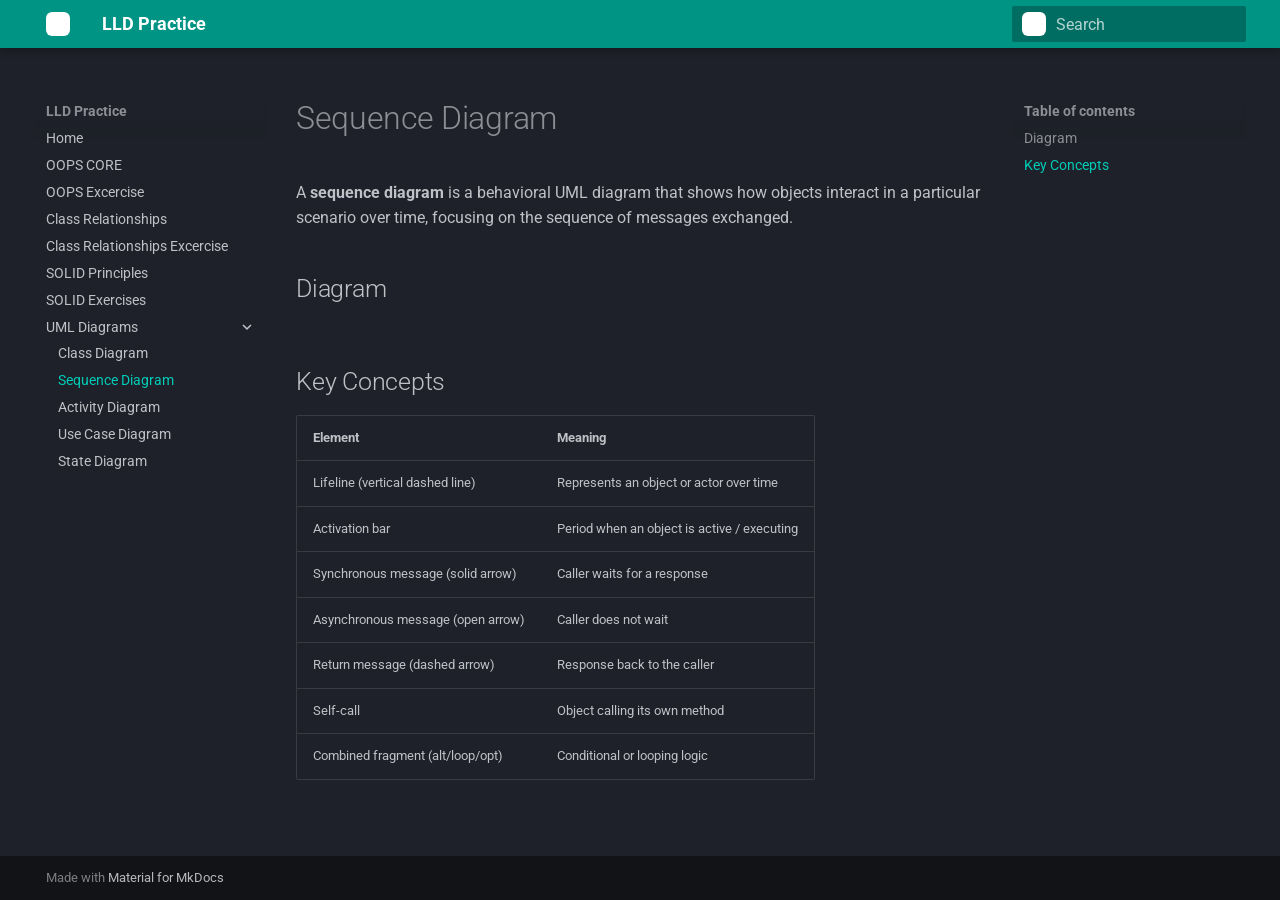
<file: uml-sequence-diagram/index.html>
<!DOCTYPE html>

<html class="no-js" lang="en">
<head>
<meta charset="utf-8"/>
<meta content="width=device-width,initial-scale=1" name="viewport"/>
<link href="../uml-class-diagram/" rel="prev"/>
<link href="../uml-activity-diagram/" rel="next"/>
<link href="../assets/images/favicon.png" rel="icon"/>
<meta content="mkdocs-1.6.1, mkdocs-material-9.7.6" name="generator"/>
<title>Sequence Diagram - LLD Practice</title>
<link href="../assets/stylesheets/main.484c7ddc.min.css" rel="stylesheet"/>
<link href="../assets/stylesheets/palette.ab4e12ef.min.css" rel="stylesheet"/>
<link crossorigin="" href="https://fonts.gstatic.com" rel="preconnect"/>
<link href="https://fonts.googleapis.com/css?family=Roboto:300,300i,400,400i,700,700i%7CRoboto+Mono:400,400i,700,700i&amp;display=fallback" rel="stylesheet"/>
<style>:root{--md-text-font:"Roboto";--md-code-font:"Roboto Mono"}</style>
<link href="../css/extra.css" rel="stylesheet"/>
<script>__md_scope=new URL("..",location),__md_hash=e=>[...e].reduce(((e,_)=>(e<<5)-e+_.charCodeAt(0)),0),__md_get=(e,_=localStorage,t=__md_scope)=>JSON.parse(_.getItem(t.pathname+"."+e)),__md_set=(e,_,t=localStorage,a=__md_scope)=>{try{t.setItem(a.pathname+"."+e,JSON.stringify(_))}catch(e){}}</script>
</head>
<body data-md-color-accent="indigo" data-md-color-primary="teal" data-md-color-scheme="slate" dir="ltr">
<input autocomplete="off" class="md-toggle" data-md-toggle="drawer" id="__drawer" type="checkbox"/>
<input autocomplete="off" class="md-toggle" data-md-toggle="search" id="__search" type="checkbox"/>
<label class="md-overlay" for="__drawer"></label>
<div data-md-component="skip">
<a class="md-skip" href="#sequence-diagram">
          Skip to content
        </a>
</div>
<div data-md-component="announce">
</div>
<header class="md-header md-header--shadow" data-md-component="header">
<nav aria-label="Header" class="md-header__inner md-grid">
<a aria-label="LLD Practice" class="md-header__button md-logo" data-md-component="logo" href=".." title="LLD Practice">
<svg viewbox="0 0 24 24" xmlns="http://www.w3.org/2000/svg"><path d="M12 8a3 3 0 0 0 3-3 3 3 0 0 0-3-3 3 3 0 0 0-3 3 3 3 0 0 0 3 3m0 3.54C9.64 9.35 6.5 8 3 8v11c3.5 0 6.64 1.35 9 3.54 2.36-2.19 5.5-3.54 9-3.54V8c-3.5 0-6.64 1.35-9 3.54"></path></svg>
</a>
<label class="md-header__button md-icon" for="__drawer">
<svg viewbox="0 0 24 24" xmlns="http://www.w3.org/2000/svg"><path d="M3 6h18v2H3zm0 5h18v2H3zm0 5h18v2H3z"></path></svg>
</label>
<div class="md-header__title" data-md-component="header-title">
<div class="md-header__ellipsis">
<div class="md-header__topic">
<span class="md-ellipsis">
            LLD Practice
          </span>
</div>
<div class="md-header__topic" data-md-component="header-topic">
<span class="md-ellipsis">
            
              Sequence Diagram
            
          </span>
</div>
</div>
</div>
<label class="md-header__button md-icon" for="__search">
<svg viewbox="0 0 24 24" xmlns="http://www.w3.org/2000/svg"><path d="M9.5 3A6.5 6.5 0 0 1 16 9.5c0 1.61-.59 3.09-1.56 4.23l.27.27h.79l5 5-1.5 1.5-5-5v-.79l-.27-.27A6.52 6.52 0 0 1 9.5 16 6.5 6.5 0 0 1 3 9.5 6.5 6.5 0 0 1 9.5 3m0 2C7 5 5 7 5 9.5S7 14 9.5 14 14 12 14 9.5 12 5 9.5 5"></path></svg>
</label>
<div class="md-search" data-md-component="search" role="dialog">
<label class="md-search__overlay" for="__search"></label>
<div class="md-search__inner" role="search">
<form class="md-search__form" name="search">
<input aria-label="Search" autocapitalize="off" autocomplete="off" autocorrect="off" class="md-search__input" data-md-component="search-query" name="query" placeholder="Search" required="" spellcheck="false" type="text"/>
<label class="md-search__icon md-icon" for="__search">
<svg viewbox="0 0 24 24" xmlns="http://www.w3.org/2000/svg"><path d="M9.5 3A6.5 6.5 0 0 1 16 9.5c0 1.61-.59 3.09-1.56 4.23l.27.27h.79l5 5-1.5 1.5-5-5v-.79l-.27-.27A6.52 6.52 0 0 1 9.5 16 6.5 6.5 0 0 1 3 9.5 6.5 6.5 0 0 1 9.5 3m0 2C7 5 5 7 5 9.5S7 14 9.5 14 14 12 14 9.5 12 5 9.5 5"></path></svg>
<svg viewbox="0 0 24 24" xmlns="http://www.w3.org/2000/svg"><path d="M20 11v2H8l5.5 5.5-1.42 1.42L4.16 12l7.92-7.92L13.5 5.5 8 11z"></path></svg>
</label>
<nav aria-label="Search" class="md-search__options">
<button aria-label="Clear" class="md-search__icon md-icon" tabindex="-1" title="Clear" type="reset">
<svg viewbox="0 0 24 24" xmlns="http://www.w3.org/2000/svg"><path d="M19 6.41 17.59 5 12 10.59 6.41 5 5 6.41 10.59 12 5 17.59 6.41 19 12 13.41 17.59 19 19 17.59 13.41 12z"></path></svg>
</button>
</nav>
</form>
<div class="md-search__output">
<div class="md-search__scrollwrap" data-md-scrollfix="" tabindex="0">
<div class="md-search-result" data-md-component="search-result">
<div class="md-search-result__meta">
            Initializing search
          </div>
<ol class="md-search-result__list" role="presentation"></ol>
</div>
</div>
</div>
</div>
</div>
</nav>
</header>
<div class="md-container" data-md-component="container">
<main class="md-main" data-md-component="main">
<div class="md-main__inner md-grid">
<div class="md-sidebar md-sidebar--primary" data-md-component="sidebar" data-md-type="navigation">
<div class="md-sidebar__scrollwrap">
<div class="md-sidebar__inner">
<nav aria-label="Navigation" class="md-nav md-nav--primary" data-md-level="0">
<label class="md-nav__title" for="__drawer">
<a aria-label="LLD Practice" class="md-nav__button md-logo" data-md-component="logo" href=".." title="LLD Practice">
<svg viewbox="0 0 24 24" xmlns="http://www.w3.org/2000/svg"><path d="M12 8a3 3 0 0 0 3-3 3 3 0 0 0-3-3 3 3 0 0 0-3 3 3 3 0 0 0 3 3m0 3.54C9.64 9.35 6.5 8 3 8v11c3.5 0 6.64 1.35 9 3.54 2.36-2.19 5.5-3.54 9-3.54V8c-3.5 0-6.64 1.35-9 3.54"></path></svg>
</a>
    LLD Practice
  </label>
<ul class="md-nav__list" data-md-scrollfix="">
<li class="md-nav__item">
<a class="md-nav__link" href="..">
<span class="md-ellipsis">
    
  
    Home
  

    
  </span>
</a>
</li>
<li class="md-nav__item">
<a class="md-nav__link" href="../classes/">
<span class="md-ellipsis">
    
  
    OOPS CORE
  

    
  </span>
</a>
</li>
<li class="md-nav__item">
<a class="md-nav__link" href="../classes-excercise/">
<span class="md-ellipsis">
    
  
    OOPS Excercise
  

    
  </span>
</a>
</li>
<li class="md-nav__item">
<a class="md-nav__link" href="../classrelationships/">
<span class="md-ellipsis">
    
  
    Class Relationships
  

    
  </span>
</a>
</li>
<li class="md-nav__item">
<a class="md-nav__link" href="../classrelationships-excercise/">
<span class="md-ellipsis">
    
  
    Class Relationships Excercise
  

    
  </span>
</a>
</li>
<li class="md-nav__item">
<a class="md-nav__link" href="../solid/">
<span class="md-ellipsis">
    
  
    SOLID Principles
  

    
  </span>
</a>
</li>
<li class="md-nav__item">
<a class="md-nav__link" href="../solid-excercise/">
<span class="md-ellipsis">
    
  
    SOLID Exercises
  

    
  </span>
</a>
</li>
<li class="md-nav__item md-nav__item--active md-nav__item--nested">
<input checked="" class="md-nav__toggle md-toggle" id="__nav_8" type="checkbox"/>
<label class="md-nav__link" for="__nav_8" id="__nav_8_label" tabindex="0">
<span class="md-ellipsis">
    
  
    UML Diagrams
  

    
  </span>
<span class="md-nav__icon md-icon"></span>
</label>
<nav aria-expanded="true" aria-labelledby="__nav_8_label" class="md-nav" data-md-level="1">
<label class="md-nav__title" for="__nav_8">
<span class="md-nav__icon md-icon"></span>
            
  
    UML Diagrams
  

          </label>
<ul class="md-nav__list" data-md-scrollfix="">
<li class="md-nav__item">
<a class="md-nav__link" href="../uml-class-diagram/">
<span class="md-ellipsis">
    
  
    Class Diagram
  

    
  </span>
</a>
</li>
<li class="md-nav__item md-nav__item--active">
<input class="md-nav__toggle md-toggle" id="__toc" type="checkbox"/>
<label class="md-nav__link md-nav__link--active" for="__toc">
<span class="md-ellipsis">
    
  
    Sequence Diagram
  

    
  </span>
<span class="md-nav__icon md-icon"></span>
</label>
<a class="md-nav__link md-nav__link--active" href="./">
<span class="md-ellipsis">
    
  
    Sequence Diagram
  

    
  </span>
</a>
<nav aria-label="Table of contents" class="md-nav md-nav--secondary">
<label class="md-nav__title" for="__toc">
<span class="md-nav__icon md-icon"></span>
      Table of contents
    </label>
<ul class="md-nav__list" data-md-component="toc" data-md-scrollfix="">
<li class="md-nav__item">
<a class="md-nav__link" href="#diagram">
<span class="md-ellipsis">
      
        Diagram
      
    </span>
</a>
</li>
<li class="md-nav__item">
<a class="md-nav__link" href="#key-concepts">
<span class="md-ellipsis">
      
        Key Concepts
      
    </span>
</a>
</li>
</ul>
</nav>
</li>
<li class="md-nav__item">
<a class="md-nav__link" href="../uml-activity-diagram/">
<span class="md-ellipsis">
    
  
    Activity Diagram
  

    
  </span>
</a>
</li>
<li class="md-nav__item">
<a class="md-nav__link" href="../uml-usecase-diagram/">
<span class="md-ellipsis">
    
  
    Use Case Diagram
  

    
  </span>
</a>
</li>
<li class="md-nav__item">
<a class="md-nav__link" href="../uml-state-diagram/">
<span class="md-ellipsis">
    
  
    State Diagram
  

    
  </span>
</a>
</li>
</ul>
</nav>
</li>
</ul>
</nav>
</div>
</div>
</div>
<div class="md-sidebar md-sidebar--secondary" data-md-component="sidebar" data-md-type="toc">
<div class="md-sidebar__scrollwrap">
<div class="md-sidebar__inner">
<nav aria-label="Table of contents" class="md-nav md-nav--secondary">
<label class="md-nav__title" for="__toc">
<span class="md-nav__icon md-icon"></span>
      Table of contents
    </label>
<ul class="md-nav__list" data-md-component="toc" data-md-scrollfix="">
<li class="md-nav__item">
<a class="md-nav__link" href="#diagram">
<span class="md-ellipsis">
      
        Diagram
      
    </span>
</a>
</li>
<li class="md-nav__item">
<a class="md-nav__link" href="#key-concepts">
<span class="md-ellipsis">
      
        Key Concepts
      
    </span>
</a>
</li>
</ul>
</nav>
</div>
</div>
</div>
<div class="md-content" data-md-component="content">
<article class="md-content__inner md-typeset">
<h1 id="sequence-diagram">Sequence Diagram</h1>
<p>A <strong>sequence diagram</strong> is a behavioral UML diagram that shows how objects interact in a particular scenario over time, focusing on the sequence of messages exchanged.</p>
<h2 id="diagram">Diagram</h2>
<p><div class="mxgraph" data-mxgraph='{"toolbar-position": "bottom", "toolbar-nohide": "0", "tooltips": "1", "border": 5, "resize": "1", "edit": "_blank", "lightbox": "1", "toolbar": "pages tags zoom layers lightbox", "xml": "&lt;mxfile host=\"65bd71144e\"&gt;\n    &lt;diagram id=\"W9oXVDTUnA0L2Wrs2NZ9\" name=\"Page-1\"&gt;\n        &lt;mxGraphModel dx=\"1143\" dy=\"842\" grid=\"1\" gridSize=\"10\" guides=\"1\" tooltips=\"1\" connect=\"1\" arrows=\"1\" fold=\"1\" page=\"1\" pageScale=\"1\" pageWidth=\"827\" pageHeight=\"1169\" math=\"0\" shadow=\"0\"&gt;\n            &lt;root&gt;\n                &lt;mxCell id=\"0\"/&gt;\n                &lt;mxCell id=\"1\" parent=\"0\"/&gt;\n                &lt;mxCell id=\"2\" value=\"Actor\" style=\"shape=umlActor;verticalLabelPosition=bottom;verticalAlign=top;html=1;\" parent=\"1\" vertex=\"1\"&gt;\n                    &lt;mxGeometry x=\"110\" y=\"110\" width=\"30\" height=\"60\" as=\"geometry\"/&gt;\n                &lt;/mxCell&gt;\n                &lt;mxCell id=\"3\" value=\"Auth Service\" style=\"rounded=1;whiteSpace=wrap;html=1;fillColor=#dae8fc;strokeColor=#6c8ebf;\" parent=\"1\" vertex=\"1\"&gt;\n                    &lt;mxGeometry x=\"250\" y=\"30\" width=\"120\" height=\"60\" as=\"geometry\"/&gt;\n                &lt;/mxCell&gt;\n                &lt;mxCell id=\"4\" value=\"\" style=\"endArrow=none;html=1;entryX=0.5;entryY=1;entryDx=0;entryDy=0;\" parent=\"1\" source=\"9\" target=\"3\" edge=\"1\"&gt;\n                    &lt;mxGeometry width=\"50\" height=\"50\" relative=\"1\" as=\"geometry\"&gt;\n                        &lt;mxPoint x=\"310\" y=\"400\" as=\"sourcePoint\"/&gt;\n                        &lt;mxPoint x=\"340\" y=\"210\" as=\"targetPoint\"/&gt;\n                    &lt;/mxGeometry&gt;\n                &lt;/mxCell&gt;\n                &lt;mxCell id=\"5\" value=\"Auth Service\" style=\"rounded=1;whiteSpace=wrap;html=1;fillColor=#dae8fc;strokeColor=none;\" parent=\"1\" vertex=\"1\"&gt;\n                    &lt;mxGeometry x=\"250\" y=\"400\" width=\"120\" height=\"60\" as=\"geometry\"/&gt;\n                &lt;/mxCell&gt;\n                &lt;mxCell id=\"6\" value=\"Database\" style=\"rounded=1;whiteSpace=wrap;html=1;fillColor=#6d8764;strokeColor=#3A5431;fontColor=#ffffff;\" parent=\"1\" vertex=\"1\"&gt;\n                    &lt;mxGeometry x=\"490\" y=\"30\" width=\"120\" height=\"60\" as=\"geometry\"/&gt;\n                &lt;/mxCell&gt;\n                &lt;mxCell id=\"7\" value=\"\" style=\"endArrow=none;html=1;entryX=0.5;entryY=1;entryDx=0;entryDy=0;\" parent=\"1\" source=\"11\" target=\"6\" edge=\"1\"&gt;\n                    &lt;mxGeometry width=\"50\" height=\"50\" relative=\"1\" as=\"geometry\"&gt;\n                        &lt;mxPoint x=\"550\" y=\"400\" as=\"sourcePoint\"/&gt;\n                        &lt;mxPoint x=\"340\" y=\"210\" as=\"targetPoint\"/&gt;\n                    &lt;/mxGeometry&gt;\n                &lt;/mxCell&gt;\n                &lt;mxCell id=\"8\" value=\"Database\" style=\"rounded=1;whiteSpace=wrap;html=1;fillColor=#6d8764;fontColor=#ffffff;strokeColor=#3A5431;\" parent=\"1\" vertex=\"1\"&gt;\n                    &lt;mxGeometry x=\"490\" y=\"400\" width=\"120\" height=\"60\" as=\"geometry\"/&gt;\n                &lt;/mxCell&gt;\n                &lt;mxCell id=\"10\" value=\"\" style=\"endArrow=none;html=1;entryX=0.5;entryY=1;entryDx=0;entryDy=0;\" parent=\"1\" target=\"9\" edge=\"1\"&gt;\n                    &lt;mxGeometry width=\"50\" height=\"50\" relative=\"1\" as=\"geometry\"&gt;\n                        &lt;mxPoint x=\"310\" y=\"400\" as=\"sourcePoint\"/&gt;\n                        &lt;mxPoint x=\"310\" y=\"90\" as=\"targetPoint\"/&gt;\n                    &lt;/mxGeometry&gt;\n                &lt;/mxCell&gt;\n                &lt;mxCell id=\"9\" value=\"\" style=\"html=1;points=[[0,0,0,0,5],[0,1,0,0,-5],[1,0,0,0,5],[1,1,0,0,-5]];perimeter=orthogonalPerimeter;outlineConnect=0;targetShapes=umlLifeline;portConstraint=eastwest;newEdgeStyle={&amp;quot;curved&amp;quot;:0,&amp;quot;rounded&amp;quot;:0};fillColor=#d5e8d4;strokeColor=#82b366;\" parent=\"1\" vertex=\"1\"&gt;\n                    &lt;mxGeometry x=\"305\" y=\"130\" width=\"10\" height=\"220\" as=\"geometry\"/&gt;\n                &lt;/mxCell&gt;\n                &lt;mxCell id=\"12\" value=\"\" style=\"endArrow=none;html=1;entryX=0.5;entryY=1;entryDx=0;entryDy=0;\" parent=\"1\" target=\"11\" edge=\"1\"&gt;\n                    &lt;mxGeometry width=\"50\" height=\"50\" relative=\"1\" as=\"geometry\"&gt;\n                        &lt;mxPoint x=\"550\" y=\"400\" as=\"sourcePoint\"/&gt;\n                        &lt;mxPoint x=\"550\" y=\"90\" as=\"targetPoint\"/&gt;\n                    &lt;/mxGeometry&gt;\n                &lt;/mxCell&gt;\n                &lt;mxCell id=\"11\" value=\"\" style=\"html=1;points=[[0,0,0,0,5],[0,1,0,0,-5],[1,0,0,0,5],[1,1,0,0,-5]];perimeter=orthogonalPerimeter;outlineConnect=0;targetShapes=umlLifeline;portConstraint=eastwest;newEdgeStyle={&amp;quot;curved&amp;quot;:0,&amp;quot;rounded&amp;quot;:0};fillColor=#d5e8d4;strokeColor=#82b366;\" parent=\"1\" vertex=\"1\"&gt;\n                    &lt;mxGeometry x=\"545\" y=\"200\" width=\"10\" height=\"80\" as=\"geometry\"/&gt;\n                &lt;/mxCell&gt;\n                &lt;mxCell id=\"19\" value=\"login(email,password)\" style=\"text;html=1;align=center;verticalAlign=middle;whiteSpace=wrap;rounded=0;\" parent=\"1\" vertex=\"1\"&gt;\n                    &lt;mxGeometry x=\"170\" y=\"110\" width=\"120\" height=\"30\" as=\"geometry\"/&gt;\n                &lt;/mxCell&gt;\n                &lt;mxCell id=\"20\" value=\"findUser(email, password)\" style=\"text;html=1;align=center;verticalAlign=middle;whiteSpace=wrap;rounded=0;\" parent=\"1\" vertex=\"1\"&gt;\n                    &lt;mxGeometry x=\"370\" y=\"170\" width=\"150\" height=\"30\" as=\"geometry\"/&gt;\n                &lt;/mxCell&gt;\n                &lt;mxCell id=\"24\" value=\"\" style=\"endArrow=none;html=1;entryX=0.55;entryY=0.824;entryDx=0;entryDy=0;entryPerimeter=0;\" parent=\"1\" target=\"2\" edge=\"1\"&gt;\n                    &lt;mxGeometry width=\"50\" height=\"50\" relative=\"1\" as=\"geometry\"&gt;\n                        &lt;mxPoint x=\"127\" y=\"390\" as=\"sourcePoint\"/&gt;\n                        &lt;mxPoint x=\"340\" y=\"210\" as=\"targetPoint\"/&gt;\n                    &lt;/mxGeometry&gt;\n                &lt;/mxCell&gt;\n                &lt;mxCell id=\"25\" value=\"Actor\" style=\"shape=umlActor;verticalLabelPosition=bottom;verticalAlign=top;html=1;outlineConnect=0;\" parent=\"1\" vertex=\"1\"&gt;\n                    &lt;mxGeometry x=\"110\" y=\"390\" width=\"30\" height=\"60\" as=\"geometry\"/&gt;\n                &lt;/mxCell&gt;\n                &lt;mxCell id=\"28\" value=\"Synchronous Messaging\" style=\"text;html=1;align=center;verticalAlign=middle;whiteSpace=wrap;rounded=0;\" parent=\"1\" vertex=\"1\"&gt;\n                    &lt;mxGeometry x=\"30\" y=\"20\" width=\"180\" height=\"30\" as=\"geometry\"/&gt;\n                &lt;/mxCell&gt;\n                &lt;mxCell id=\"29\" value=\"Asynchronous Messaging\" style=\"text;html=1;align=center;verticalAlign=middle;whiteSpace=wrap;rounded=0;\" parent=\"1\" vertex=\"1\"&gt;\n                    &lt;mxGeometry x=\"20\" y=\"520\" width=\"180\" height=\"30\" as=\"geometry\"/&gt;\n                &lt;/mxCell&gt;\n                &lt;mxCell id=\"32\" value=\"\" style=\"html=1;verticalAlign=bottom;endArrow=block;curved=0;rounded=0;exitX=0.5;exitY=0.5;exitDx=0;exitDy=0;exitPerimeter=0;\" parent=\"1\" source=\"2\" target=\"9\" edge=\"1\"&gt;\n                    &lt;mxGeometry width=\"80\" relative=\"1\" as=\"geometry\"&gt;\n                        &lt;mxPoint x=\"140\" y=\"150\" as=\"sourcePoint\"/&gt;\n                        &lt;mxPoint x=\"200\" y=\"150\" as=\"targetPoint\"/&gt;\n                    &lt;/mxGeometry&gt;\n                &lt;/mxCell&gt;\n                &lt;mxCell id=\"34\" value=\"\" style=\"html=1;verticalAlign=bottom;endArrow=block;curved=0;rounded=0;\" parent=\"1\" edge=\"1\"&gt;\n                    &lt;mxGeometry width=\"80\" relative=\"1\" as=\"geometry\"&gt;\n                        &lt;mxPoint x=\"320\" y=\"200\" as=\"sourcePoint\"/&gt;\n                        &lt;mxPoint x=\"550\" y=\"200\" as=\"targetPoint\"/&gt;\n                    &lt;/mxGeometry&gt;\n                &lt;/mxCell&gt;\n                &lt;mxCell id=\"36\" value=\"Auth Token\" style=\"html=1;verticalAlign=bottom;endArrow=open;dashed=1;endSize=8;curved=0;rounded=0;\" parent=\"1\" source=\"9\" edge=\"1\"&gt;\n                    &lt;mxGeometry relative=\"1\" as=\"geometry\"&gt;\n                        &lt;mxPoint x=\"300\" y=\"350\" as=\"sourcePoint\"/&gt;\n                        &lt;mxPoint x=\"130\" y=\"340\" as=\"targetPoint\"/&gt;\n                    &lt;/mxGeometry&gt;\n                &lt;/mxCell&gt;\n                &lt;mxCell id=\"37\" value=\"UserRecord\" style=\"html=1;verticalAlign=bottom;endArrow=open;dashed=1;endSize=8;curved=0;rounded=0;\" parent=\"1\" target=\"9\" edge=\"1\"&gt;\n                    &lt;mxGeometry relative=\"1\" as=\"geometry\"&gt;\n                        &lt;mxPoint x=\"540\" y=\"280\" as=\"sourcePoint\"/&gt;\n                        &lt;mxPoint x=\"260\" y=\"410\" as=\"targetPoint\"/&gt;\n                    &lt;/mxGeometry&gt;\n                &lt;/mxCell&gt;\n                &lt;mxCell id=\"38\" value=\"Actor\" style=\"shape=umlActor;verticalLabelPosition=bottom;verticalAlign=top;html=1;\" parent=\"1\" vertex=\"1\"&gt;\n                    &lt;mxGeometry x=\"120\" y=\"620\" width=\"30\" height=\"60\" as=\"geometry\"/&gt;\n                &lt;/mxCell&gt;\n                &lt;mxCell id=\"39\" value=\"Actor\" style=\"shape=umlActor;verticalLabelPosition=bottom;verticalAlign=top;html=1;\" parent=\"1\" vertex=\"1\"&gt;\n                    &lt;mxGeometry x=\"120\" y=\"930\" width=\"30\" height=\"60\" as=\"geometry\"/&gt;\n                &lt;/mxCell&gt;\n                &lt;mxCell id=\"40\" value=\"\" style=\"endArrow=none;html=1;entryX=0.501;entryY=0.762;entryDx=0;entryDy=0;entryPerimeter=0;exitX=0.5;exitY=0;exitDx=0;exitDy=0;exitPerimeter=0;\" parent=\"1\" source=\"39\" target=\"38\" edge=\"1\"&gt;\n                    &lt;mxGeometry width=\"50\" height=\"50\" relative=\"1\" as=\"geometry\"&gt;\n                        &lt;mxPoint x=\"200\" y=\"730\" as=\"sourcePoint\"/&gt;\n                        &lt;mxPoint x=\"250\" y=\"680\" as=\"targetPoint\"/&gt;\n                    &lt;/mxGeometry&gt;\n                &lt;/mxCell&gt;\n                &lt;mxCell id=\"41\" value=\"Order Serive\" style=\"rounded=1;whiteSpace=wrap;html=1;fillColor=#dae8fc;strokeColor=#6c8ebf;\" parent=\"1\" vertex=\"1\"&gt;\n                    &lt;mxGeometry x=\"300\" y=\"585\" width=\"120\" height=\"60\" as=\"geometry\"/&gt;\n                &lt;/mxCell&gt;\n                &lt;mxCell id=\"42\" value=\"Order Service\" style=\"rounded=1;whiteSpace=wrap;html=1;fillColor=#dae8fc;strokeColor=#6c8ebf;\" parent=\"1\" vertex=\"1\"&gt;\n                    &lt;mxGeometry x=\"315\" y=\"960\" width=\"120\" height=\"60\" as=\"geometry\"/&gt;\n                &lt;/mxCell&gt;\n                &lt;mxCell id=\"43\" value=\"Message Queue\" style=\"rounded=1;whiteSpace=wrap;html=1;fillColor=#ffe6cc;strokeColor=#d79b00;\" parent=\"1\" vertex=\"1\"&gt;\n                    &lt;mxGeometry x=\"490\" y=\"585\" width=\"120\" height=\"60\" as=\"geometry\"/&gt;\n                &lt;/mxCell&gt;\n                &lt;mxCell id=\"44\" value=\"Message Queue\" style=\"rounded=1;whiteSpace=wrap;html=1;fillColor=#ffe6cc;strokeColor=#d79b00;\" parent=\"1\" vertex=\"1\"&gt;\n                    &lt;mxGeometry x=\"500\" y=\"960\" width=\"120\" height=\"60\" as=\"geometry\"/&gt;\n                &lt;/mxCell&gt;\n                &lt;mxCell id=\"45\" value=\"Notification Service\" style=\"rounded=1;whiteSpace=wrap;html=1;fillColor=#d5e8d4;strokeColor=#82b366;\" parent=\"1\" vertex=\"1\"&gt;\n                    &lt;mxGeometry x=\"680\" y=\"580\" width=\"120\" height=\"60\" as=\"geometry\"/&gt;\n                &lt;/mxCell&gt;\n                &lt;mxCell id=\"47\" value=\"Notification Service\" style=\"rounded=1;whiteSpace=wrap;html=1;fillColor=#d5e8d4;strokeColor=#82b366;\" parent=\"1\" vertex=\"1\"&gt;\n                    &lt;mxGeometry x=\"690\" y=\"960\" width=\"120\" height=\"60\" as=\"geometry\"/&gt;\n                &lt;/mxCell&gt;\n                &lt;mxCell id=\"49\" value=\"\" style=\"endArrow=none;html=1;entryX=0.5;entryY=1;entryDx=0;entryDy=0;exitX=0.385;exitY=-0.009;exitDx=0;exitDy=0;exitPerimeter=0;\" parent=\"1\" source=\"42\" target=\"41\" edge=\"1\"&gt;\n                    &lt;mxGeometry width=\"50\" height=\"50\" relative=\"1\" as=\"geometry\"&gt;\n                        &lt;mxPoint x=\"510\" y=\"860\" as=\"sourcePoint\"/&gt;\n                        &lt;mxPoint x=\"560\" y=\"810\" as=\"targetPoint\"/&gt;\n                    &lt;/mxGeometry&gt;\n                &lt;/mxCell&gt;\n                &lt;mxCell id=\"50\" value=\"\" style=\"endArrow=none;html=1;exitX=0.421;exitY=0.013;exitDx=0;exitDy=0;exitPerimeter=0;\" parent=\"1\" source=\"44\" edge=\"1\"&gt;\n                    &lt;mxGeometry width=\"50\" height=\"50\" relative=\"1\" as=\"geometry\"&gt;\n                        &lt;mxPoint x=\"510\" y=\"860\" as=\"sourcePoint\"/&gt;\n                        &lt;mxPoint x=\"550\" y=\"650\" as=\"targetPoint\"/&gt;\n                        &lt;Array as=\"points\"&gt;\n                            &lt;mxPoint x=\"550\" y=\"840\"/&gt;\n                        &lt;/Array&gt;\n                    &lt;/mxGeometry&gt;\n                &lt;/mxCell&gt;\n                &lt;mxCell id=\"51\" value=\"\" style=\"endArrow=none;html=1;entryX=0.432;entryY=1.029;entryDx=0;entryDy=0;entryPerimeter=0;exitX=0.359;exitY=-0.056;exitDx=0;exitDy=0;exitPerimeter=0;\" parent=\"1\" source=\"47\" target=\"45\" edge=\"1\"&gt;\n                    &lt;mxGeometry width=\"50\" height=\"50\" relative=\"1\" as=\"geometry\"&gt;\n                        &lt;mxPoint x=\"510\" y=\"860\" as=\"sourcePoint\"/&gt;\n                        &lt;mxPoint x=\"560\" y=\"810\" as=\"targetPoint\"/&gt;\n                    &lt;/mxGeometry&gt;\n                &lt;/mxCell&gt;\n                &lt;mxCell id=\"57\" value=\"\" style=\"html=1;labelBackgroundColor=#ffffff;startArrow=none;startFill=0;startSize=6;endArrow=classic;endFill=1;endSize=6;jettySize=auto;orthogonalLoop=1;strokeWidth=1;dashed=1;fontSize=14;\" parent=\"1\" edge=\"1\"&gt;\n                    &lt;mxGeometry width=\"60\" height=\"60\" relative=\"1\" as=\"geometry\"&gt;\n                        &lt;mxPoint x=\"730\" y=\"880\" as=\"sourcePoint\"/&gt;\n                        &lt;mxPoint x=\"730\" y=\"920\" as=\"targetPoint\"/&gt;\n                        &lt;Array as=\"points\"&gt;\n                            &lt;mxPoint x=\"780\" y=\"880\"/&gt;\n                            &lt;mxPoint x=\"780\" y=\"920\"/&gt;\n                        &lt;/Array&gt;\n                    &lt;/mxGeometry&gt;\n                &lt;/mxCell&gt;\n                &lt;mxCell id=\"59\" value=\"Order Placed\" style=\"html=1;verticalAlign=bottom;endArrow=open;dashed=1;endSize=8;curved=0;rounded=0;\" parent=\"1\" edge=\"1\"&gt;\n                    &lt;mxGeometry relative=\"1\" as=\"geometry\"&gt;\n                        &lt;mxPoint x=\"360\" y=\"740\" as=\"sourcePoint\"/&gt;\n                        &lt;mxPoint x=\"140\" y=\"740\" as=\"targetPoint\"/&gt;\n                    &lt;/mxGeometry&gt;\n                &lt;/mxCell&gt;\n                &lt;mxCell id=\"61\" value=\"Placeorder(product)\" style=\"text;html=1;align=center;verticalAlign=middle;whiteSpace=wrap;rounded=0;\" parent=\"1\" vertex=\"1\"&gt;\n                    &lt;mxGeometry x=\"220\" y=\"645\" width=\"60\" height=\"30\" as=\"geometry\"/&gt;\n                &lt;/mxCell&gt;\n                &lt;mxCell id=\"62\" value=\"SendConfirmation(order)\" style=\"text;html=1;align=center;verticalAlign=middle;whiteSpace=wrap;rounded=0;\" parent=\"1\" vertex=\"1\"&gt;\n                    &lt;mxGeometry x=\"410\" y=\"780\" width=\"80\" height=\"30\" as=\"geometry\"/&gt;\n                &lt;/mxCell&gt;\n                &lt;mxCell id=\"63\" value=\"delivermessage(order)\" style=\"text;html=1;align=center;verticalAlign=middle;whiteSpace=wrap;rounded=0;\" parent=\"1\" vertex=\"1\"&gt;\n                    &lt;mxGeometry x=\"601\" y=\"830\" width=\"80\" height=\"30\" as=\"geometry\"/&gt;\n                &lt;/mxCell&gt;\n                &lt;mxCell id=\"64\" value=\"sendemai(l&amp;lt;div&amp;gt;cusomter)&amp;lt;/div&amp;gt;\" style=\"text;html=1;align=center;verticalAlign=middle;whiteSpace=wrap;rounded=0;\" parent=\"1\" vertex=\"1\"&gt;\n                    &lt;mxGeometry x=\"740\" y=\"920\" width=\"80\" height=\"30\" as=\"geometry\"/&gt;\n                &lt;/mxCell&gt;\n                &lt;mxCell id=\"65\" value=\"\" style=\"endArrow=open;html=1;\" parent=\"1\" edge=\"1\"&gt;\n                    &lt;mxGeometry width=\"50\" height=\"50\" relative=\"1\" as=\"geometry\"&gt;\n                        &lt;mxPoint x=\"360\" y=\"809.17\" as=\"sourcePoint\"/&gt;\n                        &lt;mxPoint x=\"550\" y=\"810\" as=\"targetPoint\"/&gt;\n                    &lt;/mxGeometry&gt;\n                &lt;/mxCell&gt;\n                &lt;mxCell id=\"68\" value=\"\" style=\"endArrow=open;html=1;\" parent=\"1\" edge=\"1\"&gt;\n                    &lt;mxGeometry width=\"50\" height=\"50\" relative=\"1\" as=\"geometry\"&gt;\n                        &lt;mxPoint x=\"550\" y=\"850\" as=\"sourcePoint\"/&gt;\n                        &lt;mxPoint x=\"735\" y=\"850.83\" as=\"targetPoint\"/&gt;\n                    &lt;/mxGeometry&gt;\n                &lt;/mxCell&gt;\n                &lt;mxCell id=\"69\" value=\"\" style=\"html=1;verticalAlign=bottom;endArrow=block;curved=0;rounded=0;exitX=1;exitY=1;exitDx=0;exitDy=0;exitPerimeter=0;\" parent=\"1\" source=\"38\" edge=\"1\"&gt;\n                    &lt;mxGeometry width=\"80\" relative=\"1\" as=\"geometry\"&gt;\n                        &lt;mxPoint x=\"380\" y=\"510\" as=\"sourcePoint\"/&gt;\n                        &lt;mxPoint x=\"360\" y=\"680\" as=\"targetPoint\"/&gt;\n                    &lt;/mxGeometry&gt;\n                &lt;/mxCell&gt;\n                &lt;mxCell id=\"NUyNZi8G7PxHZyweD74k-69\" value=\"Create Messages\" style=\"text;align=center;fontStyle=1;verticalAlign=middle;spacingLeft=3;spacingRight=3;strokeColor=none;rotatable=0;points=[[0,0.5],[1,0.5]];portConstraint=eastwest;html=1;\" parent=\"1\" vertex=\"1\"&gt;\n                    &lt;mxGeometry x=\"40\" y=\"1080\" width=\"80\" height=\"26\" as=\"geometry\"/&gt;\n                &lt;/mxCell&gt;\n                &lt;mxCell id=\"NUyNZi8G7PxHZyweD74k-94\" value=\"Destroy Messages\" style=\"text;align=center;fontStyle=1;verticalAlign=middle;spacingLeft=3;spacingRight=3;strokeColor=none;rotatable=0;points=[[0,0.5],[1,0.5]];portConstraint=eastwest;html=1;\" parent=\"1\" vertex=\"1\"&gt;\n                    &lt;mxGeometry x=\"30\" y=\"1620\" width=\"80\" height=\"26\" as=\"geometry\"/&gt;\n                &lt;/mxCell&gt;\n                &lt;mxCell id=\"NUyNZi8G7PxHZyweD74k-95\" value=\"\" style=\"group\" parent=\"1\" vertex=\"1\" connectable=\"0\"&gt;\n                    &lt;mxGeometry x=\"130\" y=\"1140\" width=\"640\" height=\"420\" as=\"geometry\"/&gt;\n                &lt;/mxCell&gt;\n                &lt;mxCell id=\"NUyNZi8G7PxHZyweD74k-70\" value=\"Actor\" style=\"shape=umlActor;verticalLabelPosition=bottom;verticalAlign=top;html=1;\" parent=\"NUyNZi8G7PxHZyweD74k-95\" vertex=\"1\"&gt;\n                    &lt;mxGeometry y=\"310\" width=\"30\" height=\"60\" as=\"geometry\"/&gt;\n                &lt;/mxCell&gt;\n                &lt;mxCell id=\"NUyNZi8G7PxHZyweD74k-71\" value=\"AuthService\" style=\"rounded=1;whiteSpace=wrap;html=1;fillColor=#dae8fc;strokeColor=#6c8ebf;\" parent=\"NUyNZi8G7PxHZyweD74k-95\" vertex=\"1\"&gt;\n                    &lt;mxGeometry x=\"190\" width=\"120\" height=\"60\" as=\"geometry\"/&gt;\n                &lt;/mxCell&gt;\n                &lt;mxCell id=\"NUyNZi8G7PxHZyweD74k-72\" value=\"AuthService\" style=\"rounded=1;whiteSpace=wrap;html=1;fillColor=#dae8fc;strokeColor=#6c8ebf;\" parent=\"NUyNZi8G7PxHZyweD74k-95\" vertex=\"1\"&gt;\n                    &lt;mxGeometry x=\"200\" y=\"360\" width=\"120\" height=\"60\" as=\"geometry\"/&gt;\n                &lt;/mxCell&gt;\n                &lt;mxCell id=\"NUyNZi8G7PxHZyweD74k-74\" value=\"\" style=\"endArrow=none;html=1;entryX=0.454;entryY=1.003;entryDx=0;entryDy=0;entryPerimeter=0;exitX=0.383;exitY=-0.002;exitDx=0;exitDy=0;exitPerimeter=0;\" parent=\"NUyNZi8G7PxHZyweD74k-95\" source=\"NUyNZi8G7PxHZyweD74k-75\" target=\"NUyNZi8G7PxHZyweD74k-71\" edge=\"1\"&gt;\n                    &lt;mxGeometry width=\"50\" height=\"50\" relative=\"1\" as=\"geometry\"&gt;\n                        &lt;mxPoint x=\"230\" y=\"150\" as=\"sourcePoint\"/&gt;\n                        &lt;mxPoint x=\"280\" y=\"100\" as=\"targetPoint\"/&gt;\n                    &lt;/mxGeometry&gt;\n                &lt;/mxCell&gt;\n                &lt;mxCell id=\"NUyNZi8G7PxHZyweD74k-76\" value=\"\" style=\"endArrow=none;html=1;entryX=0.454;entryY=1.003;entryDx=0;entryDy=0;entryPerimeter=0;exitX=0.383;exitY=-0.002;exitDx=0;exitDy=0;exitPerimeter=0;\" parent=\"NUyNZi8G7PxHZyweD74k-95\" source=\"NUyNZi8G7PxHZyweD74k-72\" target=\"NUyNZi8G7PxHZyweD74k-75\" edge=\"1\"&gt;\n                    &lt;mxGeometry width=\"50\" height=\"50\" relative=\"1\" as=\"geometry\"&gt;\n                        &lt;mxPoint x=\"246\" y=\"360\" as=\"sourcePoint\"/&gt;\n                        &lt;mxPoint x=\"244\" y=\"60\" as=\"targetPoint\"/&gt;\n                    &lt;/mxGeometry&gt;\n                &lt;/mxCell&gt;\n                &lt;mxCell id=\"NUyNZi8G7PxHZyweD74k-75\" value=\"\" style=\"html=1;points=[[0,0,0,0,5],[0,1,0,0,-5],[1,0,0,0,5],[1,1,0,0,-5]];perimeter=orthogonalPerimeter;outlineConnect=0;targetShapes=umlLifeline;portConstraint=eastwest;newEdgeStyle={&amp;quot;curved&amp;quot;:0,&amp;quot;rounded&amp;quot;:0};fillColor=#6d8764;fontColor=#ffffff;strokeColor=#3A5431;\" parent=\"NUyNZi8G7PxHZyweD74k-95\" vertex=\"1\"&gt;\n                    &lt;mxGeometry x=\"240\" y=\"90\" width=\"10\" height=\"220\" as=\"geometry\"/&gt;\n                &lt;/mxCell&gt;\n                &lt;mxCell id=\"NUyNZi8G7PxHZyweD74k-77\" value=\"Session\" style=\"rounded=1;whiteSpace=wrap;html=1;fillColor=#6d8764;fontColor=#ffffff;strokeColor=#3A5431;\" parent=\"NUyNZi8G7PxHZyweD74k-95\" vertex=\"1\"&gt;\n                    &lt;mxGeometry x=\"530\" y=\"140\" width=\"110\" height=\"50\" as=\"geometry\"/&gt;\n                &lt;/mxCell&gt;\n                &lt;mxCell id=\"NUyNZi8G7PxHZyweD74k-78\" value=\"Session\" style=\"rounded=1;whiteSpace=wrap;html=1;fillColor=#6d8764;fontColor=#ffffff;strokeColor=#3A5431;\" parent=\"NUyNZi8G7PxHZyweD74k-95\" vertex=\"1\"&gt;\n                    &lt;mxGeometry x=\"530\" y=\"310\" width=\"110\" height=\"50\" as=\"geometry\"/&gt;\n                &lt;/mxCell&gt;\n                &lt;mxCell id=\"NUyNZi8G7PxHZyweD74k-80\" value=\"\" style=\"endArrow=none;html=1;exitX=0.5;exitY=1;exitDx=0;exitDy=0;entryX=0.5;entryY=0;entryDx=0;entryDy=0;\" parent=\"NUyNZi8G7PxHZyweD74k-95\" source=\"NUyNZi8G7PxHZyweD74k-81\" target=\"NUyNZi8G7PxHZyweD74k-78\" edge=\"1\"&gt;\n                    &lt;mxGeometry width=\"50\" height=\"50\" relative=\"1\" as=\"geometry\"&gt;\n                        &lt;mxPoint x=\"620\" y=\"220\" as=\"sourcePoint\"/&gt;\n                        &lt;mxPoint x=\"670\" y=\"170\" as=\"targetPoint\"/&gt;\n                    &lt;/mxGeometry&gt;\n                &lt;/mxCell&gt;\n                &lt;mxCell id=\"NUyNZi8G7PxHZyweD74k-82\" value=\"\" style=\"endArrow=none;html=1;exitX=0.5;exitY=1;exitDx=0;exitDy=0;entryX=0.5;entryY=0;entryDx=0;entryDy=0;\" parent=\"NUyNZi8G7PxHZyweD74k-95\" source=\"NUyNZi8G7PxHZyweD74k-77\" target=\"NUyNZi8G7PxHZyweD74k-81\" edge=\"1\"&gt;\n                    &lt;mxGeometry width=\"50\" height=\"50\" relative=\"1\" as=\"geometry\"&gt;\n                        &lt;mxPoint x=\"585\" y=\"190\" as=\"sourcePoint\"/&gt;\n                        &lt;mxPoint x=\"585\" y=\"310\" as=\"targetPoint\"/&gt;\n                    &lt;/mxGeometry&gt;\n                &lt;/mxCell&gt;\n                &lt;mxCell id=\"NUyNZi8G7PxHZyweD74k-81\" value=\"\" style=\"html=1;points=[[0,0,0,0,5],[0,1,0,0,-5],[1,0,0,0,5],[1,1,0,0,-5]];perimeter=orthogonalPerimeter;outlineConnect=0;targetShapes=umlLifeline;portConstraint=eastwest;newEdgeStyle={&amp;quot;curved&amp;quot;:0,&amp;quot;rounded&amp;quot;:0};fillColor=#6d8764;fontColor=#ffffff;strokeColor=#3A5431;\" parent=\"NUyNZi8G7PxHZyweD74k-95\" vertex=\"1\"&gt;\n                    &lt;mxGeometry x=\"580\" y=\"190\" width=\"10\" height=\"80\" as=\"geometry\"/&gt;\n                &lt;/mxCell&gt;\n                &lt;mxCell id=\"NUyNZi8G7PxHZyweD74k-84\" value=\"ValidateCredentials()\" style=\"html=1;verticalAlign=bottom;endArrow=block;curved=0;rounded=0;\" parent=\"NUyNZi8G7PxHZyweD74k-95\" target=\"NUyNZi8G7PxHZyweD74k-75\" edge=\"1\"&gt;\n                    &lt;mxGeometry width=\"80\" relative=\"1\" as=\"geometry\"&gt;\n                        &lt;mxPoint x=\"250\" y=\"100\" as=\"sourcePoint\"/&gt;\n                        &lt;mxPoint x=\"280\" y=\"150\" as=\"targetPoint\"/&gt;\n                        &lt;Array as=\"points\"&gt;\n                            &lt;mxPoint x=\"310\" y=\"100\"/&gt;\n                            &lt;mxPoint x=\"310\" y=\"140\"/&gt;\n                        &lt;/Array&gt;\n                    &lt;/mxGeometry&gt;\n                &lt;/mxCell&gt;\n                &lt;mxCell id=\"NUyNZi8G7PxHZyweD74k-85\" value=\"newsession(userid, expiry)\" style=\"html=1;verticalAlign=bottom;endArrow=block;curved=0;rounded=0;entryX=0;entryY=0.5;entryDx=0;entryDy=0;\" parent=\"NUyNZi8G7PxHZyweD74k-95\" source=\"NUyNZi8G7PxHZyweD74k-75\" target=\"NUyNZi8G7PxHZyweD74k-77\" edge=\"1\"&gt;\n                    &lt;mxGeometry width=\"80\" relative=\"1\" as=\"geometry\"&gt;\n                        &lt;mxPoint x=\"660\" y=\"170\" as=\"sourcePoint\"/&gt;\n                        &lt;mxPoint x=\"740\" y=\"170\" as=\"targetPoint\"/&gt;\n                    &lt;/mxGeometry&gt;\n                &lt;/mxCell&gt;\n                &lt;mxCell id=\"NUyNZi8G7PxHZyweD74k-86\" value=\"sesionToken\" style=\"html=1;verticalAlign=bottom;endArrow=open;dashed=1;endSize=8;curved=0;rounded=0;exitX=0;exitY=1;exitDx=0;exitDy=-5;exitPerimeter=0;\" parent=\"NUyNZi8G7PxHZyweD74k-95\" source=\"NUyNZi8G7PxHZyweD74k-81\" target=\"NUyNZi8G7PxHZyweD74k-75\" edge=\"1\"&gt;\n                    &lt;mxGeometry relative=\"1\" as=\"geometry\"&gt;\n                        &lt;mxPoint x=\"670\" y=\"160\" as=\"sourcePoint\"/&gt;\n                        &lt;mxPoint x=\"590\" y=\"160\" as=\"targetPoint\"/&gt;\n                    &lt;/mxGeometry&gt;\n                &lt;/mxCell&gt;\n                &lt;mxCell id=\"NUyNZi8G7PxHZyweD74k-87\" value=\"Actor\" style=\"shape=umlActor;verticalLabelPosition=bottom;verticalAlign=top;html=1;\" parent=\"NUyNZi8G7PxHZyweD74k-95\" vertex=\"1\"&gt;\n                    &lt;mxGeometry y=\"60\" width=\"30\" height=\"60\" as=\"geometry\"/&gt;\n                &lt;/mxCell&gt;\n                &lt;mxCell id=\"NUyNZi8G7PxHZyweD74k-89\" value=\"\" style=\"endArrow=none;html=1;entryX=0.434;entryY=0.765;entryDx=0;entryDy=0;entryPerimeter=0;exitX=0.5;exitY=0;exitDx=0;exitDy=0;exitPerimeter=0;\" parent=\"NUyNZi8G7PxHZyweD74k-95\" source=\"NUyNZi8G7PxHZyweD74k-70\" target=\"NUyNZi8G7PxHZyweD74k-87\" edge=\"1\"&gt;\n                    &lt;mxGeometry width=\"50\" height=\"50\" relative=\"1\" as=\"geometry\"&gt;\n                        &lt;mxPoint x=\"440\" y=\"160\" as=\"sourcePoint\"/&gt;\n                        &lt;mxPoint x=\"490\" y=\"110\" as=\"targetPoint\"/&gt;\n                    &lt;/mxGeometry&gt;\n                &lt;/mxCell&gt;\n                &lt;mxCell id=\"NUyNZi8G7PxHZyweD74k-91\" value=\"login(email, passwprd)\" style=\"html=1;verticalAlign=bottom;endArrow=block;curved=0;rounded=0;exitX=0.5;exitY=0.5;exitDx=0;exitDy=0;exitPerimeter=0;entryX=0;entryY=0;entryDx=0;entryDy=5;entryPerimeter=0;\" parent=\"NUyNZi8G7PxHZyweD74k-95\" source=\"NUyNZi8G7PxHZyweD74k-87\" target=\"NUyNZi8G7PxHZyweD74k-75\" edge=\"1\"&gt;\n                    &lt;mxGeometry width=\"80\" relative=\"1\" as=\"geometry\"&gt;\n                        &lt;mxPoint x=\"420\" y=\"130\" as=\"sourcePoint\"/&gt;\n                        &lt;mxPoint x=\"240\" y=\"130\" as=\"targetPoint\"/&gt;\n                    &lt;/mxGeometry&gt;\n                &lt;/mxCell&gt;\n                &lt;mxCell id=\"NUyNZi8G7PxHZyweD74k-93\" value=\"loginsucessfull(token)\" style=\"html=1;verticalAlign=bottom;endArrow=open;dashed=1;endSize=8;curved=0;rounded=0;\" parent=\"NUyNZi8G7PxHZyweD74k-95\" source=\"NUyNZi8G7PxHZyweD74k-75\" edge=\"1\"&gt;\n                    &lt;mxGeometry relative=\"1\" as=\"geometry\"&gt;\n                        &lt;mxPoint x=\"500\" y=\"130\" as=\"sourcePoint\"/&gt;\n                        &lt;mxPoint x=\"20\" y=\"290\" as=\"targetPoint\"/&gt;\n                    &lt;/mxGeometry&gt;\n                &lt;/mxCell&gt;\n                &lt;mxCell id=\"NUyNZi8G7PxHZyweD74k-116\" value=\"\" style=\"group\" parent=\"1\" vertex=\"1\" connectable=\"0\"&gt;\n                    &lt;mxGeometry x=\"94\" y=\"1700\" width=\"640\" height=\"420\" as=\"geometry\"/&gt;\n                &lt;/mxCell&gt;\n                &lt;mxCell id=\"NUyNZi8G7PxHZyweD74k-117\" value=\"Actor\" style=\"shape=umlActor;verticalLabelPosition=bottom;verticalAlign=top;html=1;\" parent=\"NUyNZi8G7PxHZyweD74k-116\" vertex=\"1\"&gt;\n                    &lt;mxGeometry y=\"340\" width=\"30\" height=\"60\" as=\"geometry\"/&gt;\n                &lt;/mxCell&gt;\n                &lt;mxCell id=\"NUyNZi8G7PxHZyweD74k-118\" value=\"AuthService\" style=\"rounded=1;whiteSpace=wrap;html=1;fillColor=#dae8fc;strokeColor=#6c8ebf;\" parent=\"NUyNZi8G7PxHZyweD74k-116\" vertex=\"1\"&gt;\n                    &lt;mxGeometry x=\"190\" width=\"120\" height=\"60\" as=\"geometry\"/&gt;\n                &lt;/mxCell&gt;\n                &lt;mxCell id=\"NUyNZi8G7PxHZyweD74k-119\" value=\"AuthService\" style=\"rounded=1;whiteSpace=wrap;html=1;fillColor=#dae8fc;strokeColor=#6c8ebf;\" parent=\"NUyNZi8G7PxHZyweD74k-116\" vertex=\"1\"&gt;\n                    &lt;mxGeometry x=\"200\" y=\"360\" width=\"120\" height=\"60\" as=\"geometry\"/&gt;\n                &lt;/mxCell&gt;\n                &lt;mxCell id=\"NUyNZi8G7PxHZyweD74k-120\" value=\"\" style=\"endArrow=none;html=1;entryX=0.454;entryY=1.003;entryDx=0;entryDy=0;entryPerimeter=0;exitX=0.383;exitY=-0.002;exitDx=0;exitDy=0;exitPerimeter=0;\" parent=\"NUyNZi8G7PxHZyweD74k-116\" source=\"NUyNZi8G7PxHZyweD74k-122\" target=\"NUyNZi8G7PxHZyweD74k-118\" edge=\"1\"&gt;\n                    &lt;mxGeometry width=\"50\" height=\"50\" relative=\"1\" as=\"geometry\"&gt;\n                        &lt;mxPoint x=\"230\" y=\"150\" as=\"sourcePoint\"/&gt;\n                        &lt;mxPoint x=\"280\" y=\"100\" as=\"targetPoint\"/&gt;\n                    &lt;/mxGeometry&gt;\n                &lt;/mxCell&gt;\n                &lt;mxCell id=\"NUyNZi8G7PxHZyweD74k-121\" value=\"\" style=\"endArrow=none;html=1;entryX=0.454;entryY=1.003;entryDx=0;entryDy=0;entryPerimeter=0;exitX=0.383;exitY=-0.002;exitDx=0;exitDy=0;exitPerimeter=0;\" parent=\"NUyNZi8G7PxHZyweD74k-116\" source=\"NUyNZi8G7PxHZyweD74k-119\" target=\"NUyNZi8G7PxHZyweD74k-122\" edge=\"1\"&gt;\n                    &lt;mxGeometry width=\"50\" height=\"50\" relative=\"1\" as=\"geometry\"&gt;\n                        &lt;mxPoint x=\"246\" y=\"360\" as=\"sourcePoint\"/&gt;\n                        &lt;mxPoint x=\"244\" y=\"60\" as=\"targetPoint\"/&gt;\n                    &lt;/mxGeometry&gt;\n                &lt;/mxCell&gt;\n                &lt;mxCell id=\"NUyNZi8G7PxHZyweD74k-122\" value=\"\" style=\"html=1;points=[[0,0,0,0,5],[0,1,0,0,-5],[1,0,0,0,5],[1,1,0,0,-5]];perimeter=orthogonalPerimeter;outlineConnect=0;targetShapes=umlLifeline;portConstraint=eastwest;newEdgeStyle={&amp;quot;curved&amp;quot;:0,&amp;quot;rounded&amp;quot;:0};fillColor=#6d8764;fontColor=#ffffff;strokeColor=#3A5431;\" parent=\"NUyNZi8G7PxHZyweD74k-116\" vertex=\"1\"&gt;\n                    &lt;mxGeometry x=\"240\" y=\"90\" width=\"10\" height=\"240\" as=\"geometry\"/&gt;\n                &lt;/mxCell&gt;\n                &lt;mxCell id=\"NUyNZi8G7PxHZyweD74k-123\" value=\"Session\" style=\"rounded=1;whiteSpace=wrap;html=1;fillColor=#6d8764;fontColor=#ffffff;strokeColor=#3A5431;\" parent=\"NUyNZi8G7PxHZyweD74k-116\" vertex=\"1\"&gt;\n                    &lt;mxGeometry x=\"530\" y=\"5\" width=\"110\" height=\"50\" as=\"geometry\"/&gt;\n                &lt;/mxCell&gt;\n                &lt;mxCell id=\"NUyNZi8G7PxHZyweD74k-124\" value=\"Session\" style=\"rounded=1;whiteSpace=wrap;html=1;fillColor=#6d8764;fontColor=#ffffff;strokeColor=#3A5431;\" parent=\"NUyNZi8G7PxHZyweD74k-116\" vertex=\"1\"&gt;\n                    &lt;mxGeometry x=\"530\" y=\"290\" width=\"110\" height=\"50\" as=\"geometry\"/&gt;\n                &lt;/mxCell&gt;\n                &lt;mxCell id=\"NUyNZi8G7PxHZyweD74k-125\" value=\"\" style=\"endArrow=none;html=1;exitX=0.5;exitY=1;exitDx=0;exitDy=0;entryX=0.5;entryY=0;entryDx=0;entryDy=0;\" parent=\"NUyNZi8G7PxHZyweD74k-116\" source=\"NUyNZi8G7PxHZyweD74k-127\" target=\"NUyNZi8G7PxHZyweD74k-124\" edge=\"1\"&gt;\n                    &lt;mxGeometry width=\"50\" height=\"50\" relative=\"1\" as=\"geometry\"&gt;\n                        &lt;mxPoint x=\"620\" y=\"220\" as=\"sourcePoint\"/&gt;\n                        &lt;mxPoint x=\"670\" y=\"170\" as=\"targetPoint\"/&gt;\n                    &lt;/mxGeometry&gt;\n                &lt;/mxCell&gt;\n                &lt;mxCell id=\"NUyNZi8G7PxHZyweD74k-126\" value=\"\" style=\"endArrow=none;html=1;exitX=0.5;exitY=1;exitDx=0;exitDy=0;entryX=0.5;entryY=0;entryDx=0;entryDy=0;\" parent=\"NUyNZi8G7PxHZyweD74k-116\" source=\"NUyNZi8G7PxHZyweD74k-123\" target=\"NUyNZi8G7PxHZyweD74k-127\" edge=\"1\"&gt;\n                    &lt;mxGeometry width=\"50\" height=\"50\" relative=\"1\" as=\"geometry\"&gt;\n                        &lt;mxPoint x=\"585\" y=\"190\" as=\"sourcePoint\"/&gt;\n                        &lt;mxPoint x=\"585\" y=\"310\" as=\"targetPoint\"/&gt;\n                    &lt;/mxGeometry&gt;\n                &lt;/mxCell&gt;\n                &lt;mxCell id=\"NUyNZi8G7PxHZyweD74k-127\" value=\"\" style=\"html=1;points=[[0,0,0,0,5],[0,1,0,0,-5],[1,0,0,0,5],[1,1,0,0,-5]];perimeter=orthogonalPerimeter;outlineConnect=0;targetShapes=umlLifeline;portConstraint=eastwest;newEdgeStyle={&amp;quot;curved&amp;quot;:0,&amp;quot;rounded&amp;quot;:0};fillColor=#6d8764;fontColor=#ffffff;strokeColor=#3A5431;\" parent=\"NUyNZi8G7PxHZyweD74k-116\" vertex=\"1\"&gt;\n                    &lt;mxGeometry x=\"580\" y=\"190\" width=\"10\" height=\"80\" as=\"geometry\"/&gt;\n                &lt;/mxCell&gt;\n                &lt;mxCell id=\"NUyNZi8G7PxHZyweD74k-129\" value=\"&amp;lt;br&amp;gt;&amp;lt;div&amp;gt;invalidate()&amp;lt;/div&amp;gt;\" style=\"html=1;verticalAlign=bottom;endArrow=block;curved=0;rounded=0;\" parent=\"NUyNZi8G7PxHZyweD74k-116\" source=\"NUyNZi8G7PxHZyweD74k-122\" target=\"NUyNZi8G7PxHZyweD74k-127\" edge=\"1\"&gt;\n                    &lt;mxGeometry width=\"80\" relative=\"1\" as=\"geometry\"&gt;\n                        &lt;mxPoint x=\"660\" y=\"170\" as=\"sourcePoint\"/&gt;\n                        &lt;mxPoint x=\"740\" y=\"170\" as=\"targetPoint\"/&gt;\n                    &lt;/mxGeometry&gt;\n                &lt;/mxCell&gt;\n                &lt;mxCell id=\"NUyNZi8G7PxHZyweD74k-130\" value=\"confirmed\" style=\"html=1;verticalAlign=bottom;endArrow=open;dashed=1;endSize=8;curved=0;rounded=0;exitX=0;exitY=1;exitDx=0;exitDy=-5;exitPerimeter=0;\" parent=\"NUyNZi8G7PxHZyweD74k-116\" source=\"NUyNZi8G7PxHZyweD74k-127\" target=\"NUyNZi8G7PxHZyweD74k-122\" edge=\"1\"&gt;\n                    &lt;mxGeometry relative=\"1\" as=\"geometry\"&gt;\n                        &lt;mxPoint x=\"670\" y=\"160\" as=\"sourcePoint\"/&gt;\n                        &lt;mxPoint x=\"590\" y=\"160\" as=\"targetPoint\"/&gt;\n                    &lt;/mxGeometry&gt;\n                &lt;/mxCell&gt;\n                &lt;mxCell id=\"NUyNZi8G7PxHZyweD74k-131\" value=\"Actor\" style=\"shape=umlActor;verticalLabelPosition=bottom;verticalAlign=top;html=1;\" parent=\"NUyNZi8G7PxHZyweD74k-116\" vertex=\"1\"&gt;\n                    &lt;mxGeometry y=\"60\" width=\"30\" height=\"60\" as=\"geometry\"/&gt;\n                &lt;/mxCell&gt;\n                &lt;mxCell id=\"NUyNZi8G7PxHZyweD74k-132\" value=\"\" style=\"endArrow=none;html=1;entryX=0.434;entryY=0.765;entryDx=0;entryDy=0;entryPerimeter=0;exitX=0.5;exitY=0;exitDx=0;exitDy=0;exitPerimeter=0;\" parent=\"NUyNZi8G7PxHZyweD74k-116\" source=\"NUyNZi8G7PxHZyweD74k-117\" target=\"NUyNZi8G7PxHZyweD74k-131\" edge=\"1\"&gt;\n                    &lt;mxGeometry width=\"50\" height=\"50\" relative=\"1\" as=\"geometry\"&gt;\n                        &lt;mxPoint x=\"440\" y=\"160\" as=\"sourcePoint\"/&gt;\n                        &lt;mxPoint x=\"490\" y=\"110\" as=\"targetPoint\"/&gt;\n                    &lt;/mxGeometry&gt;\n                &lt;/mxCell&gt;\n                &lt;mxCell id=\"NUyNZi8G7PxHZyweD74k-133\" value=\"logout()\" style=\"html=1;verticalAlign=bottom;endArrow=block;curved=0;rounded=0;exitX=0.5;exitY=0.5;exitDx=0;exitDy=0;exitPerimeter=0;entryX=0;entryY=0;entryDx=0;entryDy=5;entryPerimeter=0;\" parent=\"NUyNZi8G7PxHZyweD74k-116\" source=\"NUyNZi8G7PxHZyweD74k-131\" target=\"NUyNZi8G7PxHZyweD74k-122\" edge=\"1\"&gt;\n                    &lt;mxGeometry width=\"80\" relative=\"1\" as=\"geometry\"&gt;\n                        &lt;mxPoint x=\"420\" y=\"130\" as=\"sourcePoint\"/&gt;\n                        &lt;mxPoint x=\"240\" y=\"130\" as=\"targetPoint\"/&gt;\n                    &lt;/mxGeometry&gt;\n                &lt;/mxCell&gt;\n                &lt;mxCell id=\"NUyNZi8G7PxHZyweD74k-134\" value=\"logoutsuccessfull\" style=\"html=1;verticalAlign=bottom;endArrow=open;dashed=1;endSize=8;curved=0;rounded=0;\" parent=\"NUyNZi8G7PxHZyweD74k-116\" edge=\"1\"&gt;\n                    &lt;mxGeometry relative=\"1\" as=\"geometry\"&gt;\n                        &lt;mxPoint x=\"240\" y=\"328.75\" as=\"sourcePoint\"/&gt;\n                        &lt;mxPoint x=\"20\" y=\"328.75\" as=\"targetPoint\"/&gt;\n                    &lt;/mxGeometry&gt;\n                &lt;/mxCell&gt;\n                &lt;mxCell id=\"NUyNZi8G7PxHZyweD74k-140\" value=\"\" style=\"shape=umlDestroy;whiteSpace=wrap;html=1;strokeWidth=3;targetShapes=umlLifeline;\" parent=\"NUyNZi8G7PxHZyweD74k-116\" vertex=\"1\"&gt;\n                    &lt;mxGeometry x=\"530\" y=\"300\" width=\"10\" height=\"10\" as=\"geometry\"/&gt;\n                &lt;/mxCell&gt;\n                &lt;mxCell id=\"NUyNZi8G7PxHZyweD74k-141\" value=\"\" style=\"endArrow=none;html=1;entryX=0.561;entryY=0.028;entryDx=0;entryDy=0;exitX=0;exitY=1;exitDx=0;exitDy=-5;exitPerimeter=0;entryPerimeter=0;\" parent=\"NUyNZi8G7PxHZyweD74k-116\" edge=\"1\"&gt;\n                    &lt;mxGeometry width=\"50\" height=\"50\" relative=\"1\" as=\"geometry\"&gt;\n                        &lt;mxPoint x=\"250\" y=\"300\" as=\"sourcePoint\"/&gt;\n                        &lt;mxPoint x=\"535.6100000000001\" y=\"305.2800000000002\" as=\"targetPoint\"/&gt;\n                    &lt;/mxGeometry&gt;\n                &lt;/mxCell&gt;\n                &lt;mxCell id=\"70\" value=\"Combined Fragments\" style=\"text;align=center;fontStyle=1;verticalAlign=middle;spacingLeft=3;spacingRight=3;strokeColor=none;rotatable=0;points=[[0,0.5],[1,0.5]];portConstraint=eastwest;html=1;\" vertex=\"1\" parent=\"1\"&gt;\n                    &lt;mxGeometry x=\"10\" y=\"2170\" width=\"170\" height=\"26\" as=\"geometry\"/&gt;\n                &lt;/mxCell&gt;\n                &lt;mxCell id=\"92\" value=\"AuthController\" style=\"rounded=1;whiteSpace=wrap;html=1;fillColor=#dae8fc;strokeColor=#6c8ebf;\" vertex=\"1\" parent=\"1\"&gt;\n                    &lt;mxGeometry x=\"260\" y=\"2260\" width=\"120\" height=\"60\" as=\"geometry\"/&gt;\n                &lt;/mxCell&gt;\n                &lt;mxCell id=\"94\" value=\"\" style=\"endArrow=none;html=1;exitX=0.5;exitY=1;exitDx=0;exitDy=0;entryX=0.512;entryY=0.139;entryDx=0;entryDy=0;entryPerimeter=0;\" edge=\"1\" parent=\"1\" source=\"105\" target=\"95\"&gt;\n                    &lt;mxGeometry width=\"50\" height=\"50\" relative=\"1\" as=\"geometry\"&gt;\n                        &lt;mxPoint x=\"430\" y=\"2140\" as=\"sourcePoint\"/&gt;\n                        &lt;mxPoint x=\"320\" y=\"2450\" as=\"targetPoint\"/&gt;\n                    &lt;/mxGeometry&gt;\n                &lt;/mxCell&gt;\n                &lt;mxCell id=\"95\" value=\"AuthController\" style=\"rounded=1;whiteSpace=wrap;html=1;fillColor=#dae8fc;strokeColor=#6c8ebf;\" vertex=\"1\" parent=\"1\"&gt;\n                    &lt;mxGeometry x=\"260\" y=\"2590\" width=\"120\" height=\"60\" as=\"geometry\"/&gt;\n                &lt;/mxCell&gt;\n                &lt;mxCell id=\"96\" value=\"AuthService\" style=\"rounded=1;whiteSpace=wrap;html=1;fillColor=#d5e8d4;strokeColor=#82b366;\" vertex=\"1\" parent=\"1\"&gt;\n                    &lt;mxGeometry x=\"480\" y=\"2270\" width=\"120\" height=\"60\" as=\"geometry\"/&gt;\n                &lt;/mxCell&gt;\n                &lt;mxCell id=\"97\" value=\"\" style=\"endArrow=none;html=1;exitX=0.5;exitY=1;exitDx=0;exitDy=0;entryX=0.512;entryY=0.139;entryDx=0;entryDy=0;entryPerimeter=0;\" edge=\"1\" source=\"107\" target=\"98\" parent=\"1\"&gt;\n                    &lt;mxGeometry width=\"50\" height=\"50\" relative=\"1\" as=\"geometry\"&gt;\n                        &lt;mxPoint x=\"440\" y=\"2150\" as=\"sourcePoint\"/&gt;\n                        &lt;mxPoint x=\"330\" y=\"2460\" as=\"targetPoint\"/&gt;\n                    &lt;/mxGeometry&gt;\n                &lt;/mxCell&gt;\n                &lt;mxCell id=\"98\" value=\"AuthService\" style=\"rounded=1;whiteSpace=wrap;html=1;fillColor=#d5e8d4;strokeColor=#82b366;\" vertex=\"1\" parent=\"1\"&gt;\n                    &lt;mxGeometry x=\"480\" y=\"2590\" width=\"120\" height=\"60\" as=\"geometry\"/&gt;\n                &lt;/mxCell&gt;\n                &lt;mxCell id=\"100\" value=\"Database\" style=\"rounded=1;whiteSpace=wrap;html=1;fillColor=#6d8764;strokeColor=#3A5431;fontColor=#ffffff;\" vertex=\"1\" parent=\"1\"&gt;\n                    &lt;mxGeometry x=\"680\" y=\"2270\" width=\"120\" height=\"60\" as=\"geometry\"/&gt;\n                &lt;/mxCell&gt;\n                &lt;mxCell id=\"101\" value=\"\" style=\"endArrow=none;html=1;exitX=0.5;exitY=1;exitDx=0;exitDy=0;entryX=0.512;entryY=0.139;entryDx=0;entryDy=0;entryPerimeter=0;\" edge=\"1\" source=\"109\" target=\"102\" parent=\"1\"&gt;\n                    &lt;mxGeometry width=\"50\" height=\"50\" relative=\"1\" as=\"geometry\"&gt;\n                        &lt;mxPoint x=\"620\" y=\"2150\" as=\"sourcePoint\"/&gt;\n                        &lt;mxPoint x=\"510\" y=\"2460\" as=\"targetPoint\"/&gt;\n                    &lt;/mxGeometry&gt;\n                &lt;/mxCell&gt;\n                &lt;mxCell id=\"102\" value=\"Database\" style=\"rounded=1;whiteSpace=wrap;html=1;fillColor=#6d8764;strokeColor=#3A5431;fontColor=#ffffff;\" vertex=\"1\" parent=\"1\"&gt;\n                    &lt;mxGeometry x=\"680\" y=\"2590\" width=\"120\" height=\"60\" as=\"geometry\"/&gt;\n                &lt;/mxCell&gt;\n                &lt;mxCell id=\"103\" value=\"Actor\" style=\"shape=umlActor;verticalLabelPosition=bottom;verticalAlign=top;html=1;outlineConnect=0;\" vertex=\"1\" parent=\"1\"&gt;\n                    &lt;mxGeometry x=\"100\" y=\"2260\" width=\"30\" height=\"60\" as=\"geometry\"/&gt;\n                &lt;/mxCell&gt;\n                &lt;mxCell id=\"104\" value=\"Actor\" style=\"shape=umlActor;verticalLabelPosition=bottom;verticalAlign=top;html=1;outlineConnect=0;\" vertex=\"1\" parent=\"1\"&gt;\n                    &lt;mxGeometry x=\"95\" y=\"2580\" width=\"30\" height=\"60\" as=\"geometry\"/&gt;\n                &lt;/mxCell&gt;\n                &lt;mxCell id=\"106\" value=\"\" style=\"endArrow=none;html=1;exitX=0.5;exitY=1;exitDx=0;exitDy=0;entryX=0.512;entryY=0.139;entryDx=0;entryDy=0;entryPerimeter=0;\" edge=\"1\" parent=\"1\" source=\"92\" target=\"105\"&gt;\n                    &lt;mxGeometry width=\"50\" height=\"50\" relative=\"1\" as=\"geometry\"&gt;\n                        &lt;mxPoint x=\"320\" y=\"2320\" as=\"sourcePoint\"/&gt;\n                        &lt;mxPoint x=\"321\" y=\"2598\" as=\"targetPoint\"/&gt;\n                    &lt;/mxGeometry&gt;\n                &lt;/mxCell&gt;\n                &lt;mxCell id=\"105\" value=\"\" style=\"html=1;points=[[0,0,0,0,5],[0,1,0,0,-5],[1,0,0,0,5],[1,1,0,0,-5]];perimeter=orthogonalPerimeter;outlineConnect=0;targetShapes=umlLifeline;portConstraint=eastwest;newEdgeStyle={&amp;quot;curved&amp;quot;:0,&amp;quot;rounded&amp;quot;:0};fillColor=#6d8764;fontColor=#ffffff;strokeColor=#3A5431;\" vertex=\"1\" parent=\"1\"&gt;\n                    &lt;mxGeometry x=\"315\" y=\"2350\" width=\"10\" height=\"210\" as=\"geometry\"/&gt;\n                &lt;/mxCell&gt;\n                &lt;mxCell id=\"108\" value=\"\" style=\"endArrow=none;html=1;exitX=0.5;exitY=1;exitDx=0;exitDy=0;entryX=0.512;entryY=0.139;entryDx=0;entryDy=0;entryPerimeter=0;\" edge=\"1\" parent=\"1\" source=\"96\" target=\"107\"&gt;\n                    &lt;mxGeometry width=\"50\" height=\"50\" relative=\"1\" as=\"geometry\"&gt;\n                        &lt;mxPoint x=\"540\" y=\"2330\" as=\"sourcePoint\"/&gt;\n                        &lt;mxPoint x=\"541\" y=\"2598\" as=\"targetPoint\"/&gt;\n                    &lt;/mxGeometry&gt;\n                &lt;/mxCell&gt;\n                &lt;mxCell id=\"107\" value=\"\" style=\"html=1;points=[[0,0,0,0,5],[0,1,0,0,-5],[1,0,0,0,5],[1,1,0,0,-5]];perimeter=orthogonalPerimeter;outlineConnect=0;targetShapes=umlLifeline;portConstraint=eastwest;newEdgeStyle={&amp;quot;curved&amp;quot;:0,&amp;quot;rounded&amp;quot;:0};fillColor=#6d8764;fontColor=#ffffff;strokeColor=#3A5431;\" vertex=\"1\" parent=\"1\"&gt;\n                    &lt;mxGeometry x=\"535\" y=\"2380\" width=\"10\" height=\"180\" as=\"geometry\"/&gt;\n                &lt;/mxCell&gt;\n                &lt;mxCell id=\"110\" value=\"\" style=\"endArrow=none;html=1;exitX=0.5;exitY=1;exitDx=0;exitDy=0;entryX=0.512;entryY=0.139;entryDx=0;entryDy=0;entryPerimeter=0;\" edge=\"1\" parent=\"1\" source=\"100\" target=\"109\"&gt;\n                    &lt;mxGeometry width=\"50\" height=\"50\" relative=\"1\" as=\"geometry\"&gt;\n                        &lt;mxPoint x=\"740\" y=\"2330\" as=\"sourcePoint\"/&gt;\n                        &lt;mxPoint x=\"741\" y=\"2598\" as=\"targetPoint\"/&gt;\n                    &lt;/mxGeometry&gt;\n                &lt;/mxCell&gt;\n                &lt;mxCell id=\"109\" value=\"\" style=\"html=1;points=[[0,0,0,0,5],[0,1,0,0,-5],[1,0,0,0,5],[1,1,0,0,-5]];perimeter=orthogonalPerimeter;outlineConnect=0;targetShapes=umlLifeline;portConstraint=eastwest;newEdgeStyle={&amp;quot;curved&amp;quot;:0,&amp;quot;rounded&amp;quot;:0};fillColor=#6d8764;fontColor=#ffffff;strokeColor=#3A5431;\" vertex=\"1\" parent=\"1\"&gt;\n                    &lt;mxGeometry x=\"735\" y=\"2410\" width=\"10\" height=\"20\" as=\"geometry\"/&gt;\n                &lt;/mxCell&gt;\n                &lt;mxCell id=\"114\" value=\"\" style=\"endArrow=none;html=1;entryX=0.5;entryY=0.5;entryDx=0;entryDy=0;entryPerimeter=0;\" edge=\"1\" parent=\"1\" source=\"104\" target=\"103\"&gt;\n                    &lt;mxGeometry width=\"50\" height=\"50\" relative=\"1\" as=\"geometry\"&gt;\n                        &lt;mxPoint x=\"410\" y=\"2460\" as=\"sourcePoint\"/&gt;\n                        &lt;mxPoint x=\"460\" y=\"2410\" as=\"targetPoint\"/&gt;\n                    &lt;/mxGeometry&gt;\n                &lt;/mxCell&gt;\n                &lt;mxCell id=\"115\" value=\"Login(email, password)\" style=\"html=1;verticalAlign=bottom;endArrow=block;curved=0;rounded=0;entryX=0;entryY=0;entryDx=0;entryDy=5;entryPerimeter=0;\" edge=\"1\" parent=\"1\" target=\"105\"&gt;\n                    &lt;mxGeometry width=\"80\" relative=\"1\" as=\"geometry\"&gt;\n                        &lt;mxPoint x=\"120\" y=\"2350\" as=\"sourcePoint\"/&gt;\n                        &lt;mxPoint x=\"470\" y=\"2440\" as=\"targetPoint\"/&gt;\n                    &lt;/mxGeometry&gt;\n                &lt;/mxCell&gt;\n                &lt;mxCell id=\"116\" value=\"Authenticate(email, password)\" style=\"html=1;verticalAlign=bottom;endArrow=block;curved=0;rounded=0;\" edge=\"1\" parent=\"1\" source=\"105\" target=\"107\"&gt;\n                    &lt;mxGeometry width=\"80\" relative=\"1\" as=\"geometry\"&gt;\n                        &lt;mxPoint x=\"390\" y=\"2440\" as=\"sourcePoint\"/&gt;\n                        &lt;mxPoint x=\"470\" y=\"2440\" as=\"targetPoint\"/&gt;\n                        &lt;Array as=\"points\"&gt;\n                            &lt;mxPoint x=\"430\" y=\"2390\"/&gt;\n                        &lt;/Array&gt;\n                    &lt;/mxGeometry&gt;\n                &lt;/mxCell&gt;\n                &lt;mxCell id=\"117\" value=\"findbyemail(email)\" style=\"html=1;verticalAlign=bottom;endArrow=block;curved=0;rounded=0;entryX=0;entryY=0;entryDx=0;entryDy=5;entryPerimeter=0;\" edge=\"1\" parent=\"1\" target=\"109\"&gt;\n                    &lt;mxGeometry width=\"80\" relative=\"1\" as=\"geometry\"&gt;\n                        &lt;mxPoint x=\"550\" y=\"2410\" as=\"sourcePoint\"/&gt;\n                        &lt;mxPoint x=\"470\" y=\"2440\" as=\"targetPoint\"/&gt;\n                    &lt;/mxGeometry&gt;\n                &lt;/mxCell&gt;\n                &lt;mxCell id=\"118\" value=\"useRecord\" style=\"html=1;verticalAlign=bottom;endArrow=open;dashed=1;endSize=8;curved=0;rounded=0;\" edge=\"1\" parent=\"1\"&gt;\n                    &lt;mxGeometry relative=\"1\" as=\"geometry\"&gt;\n                        &lt;mxPoint x=\"730\" y=\"2430\" as=\"sourcePoint\"/&gt;\n                        &lt;mxPoint x=\"545\" y=\"2430\" as=\"targetPoint\"/&gt;\n                    &lt;/mxGeometry&gt;\n                &lt;/mxCell&gt;\n                &lt;mxCell id=\"119\" value=\"alt\" style=\"shape=umlFrame;whiteSpace=wrap;html=1;pointerEvents=0;\" vertex=\"1\" parent=\"1\"&gt;\n                    &lt;mxGeometry x=\"100\" y=\"2440\" width=\"450\" height=\"120\" as=\"geometry\"/&gt;\n                &lt;/mxCell&gt;\n                &lt;mxCell id=\"120\" value=\"\" style=\"endArrow=none;dashed=1;html=1;dashPattern=1 3;strokeWidth=2;entryX=1.004;entryY=0.465;entryDx=0;entryDy=0;entryPerimeter=0;exitX=-0.004;exitY=0.476;exitDx=0;exitDy=0;exitPerimeter=0;\" edge=\"1\" parent=\"1\" source=\"119\" target=\"119\"&gt;\n                    &lt;mxGeometry width=\"50\" height=\"50\" relative=\"1\" as=\"geometry\"&gt;\n                        &lt;mxPoint x=\"110\" y=\"2510\" as=\"sourcePoint\"/&gt;\n                        &lt;mxPoint x=\"460\" y=\"2410\" as=\"targetPoint\"/&gt;\n                    &lt;/mxGeometry&gt;\n                &lt;/mxCell&gt;\n                &lt;mxCell id=\"123\" value=\"userToken\" style=\"html=1;verticalAlign=bottom;endArrow=open;dashed=1;endSize=8;curved=0;rounded=0;\" edge=\"1\" parent=\"1\"&gt;\n                    &lt;mxGeometry relative=\"1\" as=\"geometry\"&gt;\n                        &lt;mxPoint x=\"535\" y=\"2459\" as=\"sourcePoint\"/&gt;\n                        &lt;mxPoint x=\"325\" y=\"2459\" as=\"targetPoint\"/&gt;\n                    &lt;/mxGeometry&gt;\n                &lt;/mxCell&gt;\n                &lt;mxCell id=\"124\" value=\"Login sucessfull\" style=\"html=1;verticalAlign=bottom;endArrow=open;dashed=1;endSize=8;curved=0;rounded=0;\" edge=\"1\" parent=\"1\" source=\"105\"&gt;\n                    &lt;mxGeometry relative=\"1\" as=\"geometry\"&gt;\n                        &lt;mxPoint x=\"470\" y=\"2441\" as=\"sourcePoint\"/&gt;\n                        &lt;mxPoint x=\"110\" y=\"2480\" as=\"targetPoint\"/&gt;\n                    &lt;/mxGeometry&gt;\n                &lt;/mxCell&gt;\n                &lt;mxCell id=\"126\" value=\"InvalidCrdentials\" style=\"html=1;verticalAlign=bottom;endArrow=open;dashed=1;endSize=8;curved=0;rounded=0;\" edge=\"1\" parent=\"1\"&gt;\n                    &lt;mxGeometry relative=\"1\" as=\"geometry\"&gt;\n                        &lt;mxPoint x=\"535\" y=\"2516\" as=\"sourcePoint\"/&gt;\n                        &lt;mxPoint x=\"325\" y=\"2516\" as=\"targetPoint\"/&gt;\n                    &lt;/mxGeometry&gt;\n                &lt;/mxCell&gt;\n                &lt;mxCell id=\"127\" value=\"Login Failed\" style=\"html=1;verticalAlign=bottom;endArrow=open;dashed=1;endSize=8;curved=0;rounded=0;\" edge=\"1\" parent=\"1\"&gt;\n                    &lt;mxGeometry relative=\"1\" as=\"geometry\"&gt;\n                        &lt;mxPoint x=\"318\" y=\"2535\" as=\"sourcePoint\"/&gt;\n                        &lt;mxPoint x=\"113\" y=\"2535\" as=\"targetPoint\"/&gt;\n                    &lt;/mxGeometry&gt;\n                &lt;/mxCell&gt;\n                &lt;mxCell id=\"128\" value=\"\" style=\"shape=image;imageAspect=0;aspect=fixed;verticalLabelPosition=bottom;verticalAlign=top;image=data:image/png,[base64]//0cbez7T4vHDHlfGY9tMqzm4XkxfNXDLL7TyFTZLSksqjmJWXq2pZV7UMe1KsvKi8qLW0jYvcM2wvMDCwIO7cKMSUtfRPDGWLZMWA+HycePXzFk6/f6YURDRhExEn/fbrVsOfOYz78+b+bzm/XpfzSVtfnbZd/wAl1/xKw5//tkPOYWIiIiIiEir85OWLoCIiIiIiEhrpGRKRERERESkGZRMiYiIiIiINIOSKRERERERkWaIaOkCyA/30y4/J3J4N37ax84lxqUtXRxpxb4Lfss/d/qpydzPPw/8vaWLI62A4o+cLYo/Fx7FBzlbzuf4cIl282vdftrl50Q9319BSs6q74LfUj15+3kXsOT8ovgjPwbFnwuD4oP8GM7H+KCRqVYucng3LjEuJfDuZ3y9bC//awVbukjSiv3ENGgzuie23/2KyOHdqH6sqKWLJOcxxR85mxR/LiyKD3I2nc/xQWumWrmf9rEDKFDJWfG/VpCvl+0F6t5bIqei+CNnk+LPhUXxQc6m8zk+KJlq5Y4NnytQydly7L2kqRnyfRR/5GxT/[base64]/72SQ38/xO4977Bs9m30MM9RGSJMeqTNYMmmfN47VMmh8o/Y/vZrzBoVT3vbOSoDgC2axKkLyXj8CZY8M4oukefwtUXOZ5cPYN5HlRz6xycsS41u6dKc30wXA6e8EIqplZV8+rciNv3pGcYmO85tB027OMbMe4Hpj7/AvN/H0TbiXL64yI/M5iDtT59w6B+VJ/z36SdFbFr1BGnnukO0Xnm2z46n7bl8bfnBlExJsxmOAczKfo9VT99LYm9H6MM2wqB9p1gGPrCUN7Jm0K/dWXqxyweFG2M7mZdSrzEWEU2/mWvZ9MpkBif2xBFhcfTSaLokDGLs82/xxuwBtD9XjYCAxUc52RTtKmHjW4X4gufodUXkLDHocf9bfPqPSj59e/y57xAxYxm76h2WPT6MxN4OjBoL2rnok3Ivs97cwIK0c5hQ1ZSSv2ELO0u2sTG/jGDtuXphkXOsxseB/V58/iCG3UWfIeOZt3kDGWmuJt5vLRw/[base64]/pHPXRCa8UMhRm4u055dyf6JG0uX7KZmSZjEcSaSlOACL/GlpjP7PV8nZVUEwUMHO5Y8yO9MHmPT7j5voYhKeivcEq4pCU1cO/f0T3stdyqSUumSrfcoLvPePSg7tfIaRE55h3UeH+LToCRIGzmD7vtdIcwA4SPvTRxz65DUGdzJoa3dxRSRgefnwPW/oAz9Qwc7VTzP78ZdYsToPX00g9AK2aPqMqzclsfwjtr/9AiOvPRYsTfo8ns+hf1Sye9V4Rs5ey/ZDh3jvD4P4P0OXsvsflRz621rSXHXpoSM1/PNPXiOtU/vjz9//p2E4wlMMDdcgpv/xLbZ/fCh03fmvMWtkLG3rT0Fs15O0p19j055PQr1af9vJpj9OJtGhtQpyAYp0MfbtQ6Fpf+MGMfL5t9j+t0N8+kk+y2bfFooZZk8m5R8KTXt5Or5umlm9n299PDwd5vvunzN5PVsotmzNiMcAjIQn2F5eydaZsaHXsEXTZ9Qzx6ffHTq0k61vvsDYhLrG1qli2IBhL5xB/GhL26uctAWCB4sp2m+FDqraS868x5j9wqusyN5L4FgnTROuedVDw5i+Kp/9lR+xbER3fvt0UWhKU+5kehzrPY8w6Tcv/PO3x9Mj+tjzD7Hu/p7hOG3gSB7PvHpTqre+8QwjE0+cEnU85n0S+jvt/yifZY8PUk+9nPeCh/ey8ZmHmZtrQWRP0u6sWy7Q/tp7mbepiN2HKjn0j0Ps3vEW8ybEhz7rvyd+GI54xr7yzvF74tOP81k171762Bv5jG/j4NY/vMPu8lCc2bRqBon11y1Guhg4s+7eP3bMYHe9juMIkz6jXqg7pvIjtr/5TL32DtS/n3eXh5dp7FhLxvCemtbbRKouaZa2V8fTsx1weBtv5Zad2GtZW0H+5D78cvKxHxg4hjzBK68MwwEED5ZQVO3kmmtvY/q1sbh+n8aUTG/d813DmfW0AVU+Duzw8fXnZby+Yht3Dh9AF1uQAznrKfIU8klVkKN+L5U14DAHMGbmePzz15DvqSBY4yVnwWPkUFeGHqOWsvrpUOMrWFXB0chouiQMI2O1SfDGcaytV4T2A2eQYTM46tvLh5/4OVi8hW2+20hzuEnsY+ctr49gRDTdE2JpD1S+t4WiL/6H9g3qybh8ELPWvsZIF0CQSj84YgcxNjaJft1Hkj5rG5WXukh7/nXmDQkFuaN+C8PuoE/qDJbYg9z+Hy+xzzorfzaR84xJ4sylDIwMcDRoYET2ZOADS+n+iyB3Ts4j/20P98fG4rguni6Rhey0wHDG8/+6GRDYS/67Ho5GnsH9U3sGrzetkL3v/JGNvxjG4GujwV/CxuwS9hb7CWLQY9RCVj89oF78cNAjeRg9+rkwhqSx6P16N2mDGFa+w88237CT40diOH4UbKHoi6MYfyvjKD1pGzuK6RN9LFy1hZ2+IEHfNl6eta3u/E285n6TXyAxMkjl/mJ8lZXsOrSNA+NcdOkWzzWdX2KfJwimm8TrXECQD3MKOVAD/Rr8tdomTOGVVeEELGBRWWPSY+C9ZCQlcc34NKas9cJJMS9Ie0dPBk5ZyhWXpnH7Exq1l/NcTRlF2SUcTR5A+76x9DTfpKjTMOasfoaBdqDKS1FBEFdCPGlPx3FN53HcPus08cPsydg/vMb0BBNqK9hXUIpxdTyJ457hmqvtjE6bQ1FN3ct3SXuWjMjQfR20O+gzZDLLnAYjbn+MoiqTfg8vZckDPTEI4isppLJdHH2GTKbPdT2x3z6Ol3cFcKQ+y/Lnb6N9bQX7crdQ8fM4EpPvJaOPC+PWu3l5l3Xi/VwTup/bdxvAyD+4MGqGMG2Dr6X+Aq2ORqakGQyi7NGh3toqH59b3z8BxIioYFduITkZt/Kbvjdyx//rz4QVPsBB4o2x2E/YKMIif3Ii3a7sww33vMqufdt4ef4aPqwA8PPh6jnMzHiTfRYEPWt4ct42KgHHkBksK/qIT/9WxLpXZjA4tq631HAMYtyEeNrWelkxog/druxOtyv7MW1DBdgHcVd6gwXWQQ9zk6+iW/dERiwo4egXxeTn+4Bouvd3h45tF0O/6xxABUU5JfgDDa/apMfd40lzAQfXMOHqzvS66ip63fISB2oNeqTeywCHQft+9zBmSDQc3sK0vr+k21VX0a373az1QtuEe7krQdMM5MIV3LOAW666im5XdmfEghKCgKP/ILq3C3Igbwv7asDo9n/p19kAjHBiBcH92/iv/VaT759Tvp5psS9zAUvfLiUIBEu3sHDmY7yc6wPHIMZNGEBbLPKnJZ4YPyJjGTd50PGR6JATY9i+vxWTkxuKH9ckheOdPY7EhFD82JZdiC8Q5MCG55ibFTou8aGlbProEJ9+9A7LZp+4o16TY8anLzGia2d69b2V2TkVHN2zjfz9hBKo3k4MoG2na+jnAqxicvK9J0/ri3Rx6/330CMSKrMfpv+VV9Hryu7c8ngJwQgHA0ffRJfIuph3NP8xbvnlL+l11S/pdcvz7AsY9Ei/h5u0M6Cc94L4vyjDD2DaaRtpYNjA/14h+ZkPc0ufftxx00Bu//0WjmLQJXkA15wmfgRtUaFO5JxXmdavNzfcdCs33PgYRTXQNvYm+nVvsBQhUMjMfp3pdtVV9Lr+MYqqwOh9L5NSe2JEmBhfeynK38LLI66jf+Kt3JKYxssewB5PYrwDI8I83tHre/0h0u+4mxE3DmT0gi0UFfsgysA4fj8H2bfgVnr98ip6XXkVt8ws5CgObv39oLpRa/leSqbkHAhyIGsOE267lQmZflwJgxiYOvR4ADFME+PSeocfLuTt3EY+zBtTa7FzwUiSE+9m9oI15HtCC7b7pU1mSf5HbP3DbXSJDI2k9bsc2P82G/LD8/9rvGzbUEgl0KVvT+rPqDu6401ydtfraa6t4MPcQnyAo+8AerYzaBszgH6dQuXdVuRvpPHhoF+CG4Mg+7LWkHMwdETley8y8ba7Gf37l/jQb8MVH08XwJe3hm3e0DFBXyEbc0PrJK6Ji9HOPnKBCnIgfxv7qoBABR/ml+CrBdqYREUaBD8t5J2dQbC56XedC8Nm55rEWNoSZN87eRywzCbeP6d/[base64]/1YZRa1Hxt1CbxJHyn8yZN4OR/U2KnrmbO25/gJfzK+DY/[base64]/339z+CJ912Nl6KcYoIJ8fTsH0eX/GoSe5sQKOG/8r0cjTBoe6b3z5m8XqMMLjPD8cPyU/F13W+Cf/dzNAC0MU8cXW8khlXufJuc/fcytlssiXFOgtfF4wAO5G9hb73wQMBiX/ar7Mt+lbnTTLpcN4CBox7k/iEuBj48g/y/TKO6iddsBRoOm1vsfXcb++7rSY+4JHo7vNgTw0lQTiG+GqBhr3QbEzMSCPj5vLze+aq8FOWE50i3iw/HPIOBr+zk01calswkyrRhgDa0kPOYgb2jEzuA5edoTRDssYx8/AnuHx5bN52/5gzfxbZo+t33JLMm1/vKmECQ4Cla4H6/Vbd7ZsCisqoaiMaIMrkswqDLwCnMenw8icfXXwYb7LYZZOfyx5h95RPcPzSWgaNcDBw1mYzaCvZteJHZ//kSHx67n23xzCo6xKyGhagxadvmzC5PlExJMx3dU8jeqttIvHwAt97oImfp3nofjiZ9Ht/Apik9CZbM4Zbhb9Pv6YWMTDCozJ7DlJl/JP9ggB5TNrDp8dgfUAqDHuMW8tTdLgL5zzHhiS1UBoJUegpZ+2k17fvHM723HVeny/hfb3jk6PAW5j4R2m2wvmCVlwM10OV0L1dVQn6ul5HjXPRLSiLYxwX42JZTTOVJU/yAYDWWFUqyoi+3A+H5x7ZoelwXxxWGn0/e83L0q9CTj+Y/z+wVHqrrn6MWjpZ5tMZALlJBDuS/zYdWPP36DKBfosU1dgi+n0f+fgtqzTO8f6J+UBm+scLxw7QT3QYIj7gYP7eHNpKpshqZ5tuA5SE/18vYbi76pQyF7i6o9ZKfXRLqFbY5GDxvKeN6w94/PMDMTC/BWosDBW/iK4+iX+Iz9DMdXPXvl5B/Fq756P488veOp0dsLAOSB9C+uwFVheQUlDWe6HxtYdUA7exc0cEGnvBR7Vz0i3Nh1Hj58KNjMQ/2LX2Mhe/5TzxHbYDPdzUyii9yPjFdDEwNra+u3FnCJ5ZJn4efJWN4T/C+yczJc1hb4MNIfIJNb44/fbsBaN//QeY9fhuOmr2sGHM/CzfspbLdIJbkvsZgx8nH2+1mXQeqzaS9PXQvB6ssvnUMYvrzk0m0WxQtGMfMxVs4UOMibdU7zBtYb9S3qoQVv7+RFZNNuiQM5c47b+PWlFh6pD7BLN9e0v8Uvp8jvKyd9Rz5hxvclQE/HzUyQi2N0zQ/aZagL4+1OaEd+xIfX8j0Ia7QOiJbNP0mPMv8+3oCFkVvvM2Bbx1c8UsD8LFt7RryD1rQzk1iQhO2Ta8NhEdmTKLa2I4/72gVOLr1pF/[base64]/qfERV1fB3l0ePxYwBpQ8I720W6GDA8JbSpzkclfOL/noZHrcXevLc5UAuOIeNJ6wbs30b+nnBmVhvgaMCkhzuWW39/T12vsy2aa4bcRE8TqPHzeXnF2blmy8M773oI4iDx96O4ph0cfW8LRaf4grygvyRcVgc3jRwa3pnPoMfIZ1j1xmssuT8ee9DHzp1lgIGjW1sqCraEylYcoOeQe0gbEhfafVXkPGVcHkvaM0uZnmBArZe3Xi/Eh8kVnULfSXDgnTW8VeAjaIvmmv7xOBoOSZwUPwyinC7sQNCzntc376UyYOCIG0D3jo2XoX3yMG7qFm4v9BxEWmI0YLF3p5f/MWO4wgSqStj4pzwOVIHhiiWx/k5+NgeJD73Aqk1rmZVi4st9ldlj0pjyeqhD194pmsuqPHzoDUKEk56XW3yYE7pXi8od3DTyHm5NcGl5QRNoZEqaJ1BB/tOPsaLbUkb27snYVUWMbXCIL+tp5q71EgwG+GhPBXRykPbMUi5L9mF0T6JfJ1ujp27U134+ORSETiYDn89h08AXeWTiS+zMfZXX8gcwPTGeSW/uZKTPix87XRzhwLI/OxT4qvJYu8FL4igXaX8sYsCEbewNOrjmWhdta32szfSf0ZdSHt2zjXzveLp0c4QWd+Zv40P/qY622LfqOd4a8hpprmEseS+J6YcDXOZw0D4CDuRsoeiLIJU1a1hbMpRJsYPIKIrnzvwSrF+46ecOLTDPKbfUkysXr0AZRTmhnbUcDqCmkHe2161Hqiw4k/vnTEemgvjLfPgBh3syq/Ov4a2MB5idXRc/Ep/O4YPRZXxjOHFcHuokylmxhQM1fG/j4+iePHI84+nSOzTRbV/OllCSBlBbQdFrL5GT8gID3feybOdQfF4/tHPhCH/5uS93DfkHg1T6z8Y1BzmQl8e+ybH0cYQaa/nvFJ56hK3Gy1sL/8id102mR8ozbN0zHl+NDUenaAwqyN+Qh+9rC9/aNRSlPUG/hBls2jOUovf8mN3j6OEwOFpQyMIqRTM5vzjSnmXTdQGMdk4cx9cJWRQteJil+RVQa/BJcSlHh0TTZfQzLLGX4I9yMyCu4bBS4/Fj4f4PORCIp8e1DzL/NRd7qx1ck+zmlF8ZFxHPrNxdjDkc4LJOofYCvi2szS2j8tti9vqgh2sA05cupXdpENd1A+hS/3YPWFi1Dq5JjCex71q6JJXgj3DQb0how5sPc/firyojZ9UW7r72NnpMWMsHN5ZQ9Alc1S8WR2SQfftfwn+qpRhyEo1MSbMFfVuYeWMiI/7zVfI9vuNT0YKHS1g7+UZuGPNqaAFywMdb/zmOuTk+cMQzeORQripfw+w/FHL0TF+sZi9vPTuHnP0WREbTIyEel90Aq4RFI25k9ONryC/xEox20SUafCXb2PjCw4xIf4x8P1BbQc7MuxmdEVoU3b73ABKvdWEc3MaiEUOYmXWGX0ppecjPP7aHuo/8d8ILN09XR+njeLmgAiKjcbjsfLN/G2szxjExY0vouVUlLByZxuzMEiox6ZE4gH7uaCoLXmXCrQ+wwqPGh1zMgvgKtvBhOOkI7txG/qf1N1M4u/dPZf5LzF1SSGUA2rri6dfbiVEvfhyoMWjfyYXjcoOgdxuLRqQxZcOZx4//escT/j48D++86z0hBgb3r2HCjbcye+kWdu4PYne5cOBjX/6brJh5N2OmvYkvcPauOVi6jf86dqy/kLffO/0UvKP5Cxgz4nnyDwYx7A66dIQD+W+y6PcjmbE+VAdBz6tMSH2AFQU+MF30GxhPD0eAfZkPkz7ieXZWneYFRFpCpIMu3Vw47AbBw16Ksp5nWvJ1jMgoDH++B9m3/AGmvFBIZaSLxLRh3GT3svTxP7KvQedDY/EjWLCAiZNeZZ9l0mPgMNISbRQ98zRvHWy8OPvWPsbCd/xEuUKJ1NGSNUxLf4wcXxAOb2P2uIfZuD9I+9hBpA2NxXrnaRbm1p8hY7HzxbtJ//1L5JfauCZ1GGmp8TiqSlg7cSRTXvcSJMiB1x8i/Z7nyfcGMTrFkpgci6PWS87MNNKf2Hbato2c6JI2P7vsux9ygsuv+BWHP//sbJVHmig6LxWAiqSsFi6JXEj0vpIzofdJE0VEkzhvA6tGuQi+P4dbhjzPPvX+nkTvqwuD/o7yYzgf31ea5iciIvKjMugy/FnmTxtEn04mUEH+n94Or/sSEZHWTNP8REREfkw2O9ckJ4USqYCP/AX3M/v1M/[base64]/MY0WLolcKI69l469t0RORfFHzjbFnwuH4oOcbedrfFAy1cr9c6cfgDajeypgyQ/2E9OgzeieQN17S+RUFH/kbFL8ubAoPsjZdD7Hh0va/Oyy737ICS6/4lcc/vyzs1UeaaKfdvk5Uc/35xLj0pYuilxAvgt+S/Xk7fzzwN9buihyHlP8kR+D4s+FQfFBfgznY3y49F9++tPHf8gJ2po/5x9Hq89ScaSp/vdIgH+WlHPpz238JPpnXBKhwUZpvu+C3/LP4nL+Ma/kvApUcn5S/JGzSfHnwqL4IGfT+RwfNDIlF43ovFQAKpKyWrgkInKxUfwRkVNRfGjd1E0gIiIiIiLSDEqmREREREREmkHJlIiIiIiISDMomRIREREREWkGJVMiIiIiIiLNoGRKRERERESkGZRMiYiIiIiINIO+Z0pavejc0Pcz1Kz+CIDI9O6NPm7o+44/148rkkPfL9Hw+yb0WI/1uPU/bqily6PHeqzH58/jhpp7PmkZES1dAJEfIjo3lf/ZU8n/eCqBSwD4evX+8G8bPm7o+44/d4//xd2eyPRu1JyyrCIiIiIni85LVULVgjQyJa1adG4qX6/ef5qEqXVok96NS/hOyZTIBUo9yCJyKj8kPii2tDyNTEmrFpoqd0lLF0NERETknFMS1fK0AYWIiIiIiEgzKJmSVu1Um0uIiIiIXOii81JPuZGFnBtKpuTCFxnDhOxyqqvL2TzJja2lyyMigI3o2BRGPTiLuc9mcN+gGIyWLlJLsNmJvXMiU8Ym4zJbujD1nK/lEhE5zyiZklbt2PbiInIeinQzZbufI9VW+D8/[base64]/JYsnLy8jcWkqwpQsoIhcsJVPSqjV/zZQNZ9IEFm8oYE9ZNdXlZezJe4N5d8Vh1t/j0mYn7t55vLF9D2Xl1VSX7aEgazET4ut6au2DFrOnuprqXcuY8OBicj3lVH9VTun2N8i4M6Z197aLnBV+StZlMP2hmSwv9BOMiMJujwKgNG81y1/PxfNFoIXL2EL8xbw4Konfpk5lvfc8qoPztVxNUPHBKp56aCoZmTsob+nCiPxItGaq5SmZkouSGT+V1SsySO/vxhlh4a8xcMYmM3phFsvuOrauyob7nsVkLRhNci8nRo0fy3DiTkon4/XVTP1Ng/kinVKYOSMVe1UxxT6w90pmwpJVzB7sVEIlEmZ0GtwJ9ekAACAASURBVMHKj4qZe0Po/nE/mMdn1V5eGWon1MkxkUUbCtldZnGk3MfuvCzm1uvkMDqNYOWnFkfK83jkroksyvPyZVke9/Vs/C4zXCk8sjybD0pD0w0/8xSy8tEUXJH1jnEkcN/SvOPHfLm/kHXPjibWXu+cNjux985n3XYPn5VbfFlazMYXp5LkOvl1jUgX6c9m8UGpny9Li1k3ZwTdTvFFJMev56tiHomPxj0pm4+zp+KKANrdzKJdfr7Mnhgub139fHzY4shXfj5+P4u5w9zH6yd60GJ2h6e0Db0rg3WFXr487OXd5VNJ6mTHfdd81r3v5cuv/OzOns/wXo3PezuxXOYJ0xhXjk1h1IJsPvjUz5elhax8MvX066rOpO4iY0iZsZp3d/lCU/PKPLy7YhZDex47sUnso4Ucqbb4eMVERj2ZxQdlfna/eCu/feB0dSYi8uNSMiWtWrPWTEXGcPuk0bgjoWz9aK7u7CSmcwwJjxZgYZJ8/2iSOoLNkcLECcmYWOQ+lMCVnWNwdu7LxI1+iIxj4gM342zQjvLMvZmEpJtJjr8+dFxEDOn3p+PWPH0RAILWX8lbuYqCL0KPrd2byXx5NbmlAcz4aaxckcHwcCdHRbiTY9TC9bxyl/vEdUi2OCY8m8HwblD23x/jb2Qel9ExhdmZmUwZmoDLDhX+AKbDTcqDy3nloYRQAmK6mfBiJrPvjMPVzsJTWEBZpJuksfN5Y+U0EtpBqGNlCW8sGE1SLye2Gj9WmxgShs1iXfZqRp2QyJl0HfUis+/ti91mw7DHkDR+Ma84+vLL7/[base64]/YgdTjnRyj6NXZQdfOLn4b7uRIun80yR1PPFX5m6Po1dnFb26Y2MhUNBP3yEmku8DaPpPfOe10jbHTdch8PAEb7mGjSelkA1sUgYM7KNi6jEnxbn6bksL1g2ZSUAPmNSnEdzMxHClMmJCMSYCCOUl0jXHR1RXH9K0W2JMZlRZH/ea+WbWKO7o7+FVnB4OfLMACftG2D//npz/93uqpKFzG/[base64]/qui4DNX7KLYAooqJMbGZ4dzHLj7+m7umBaj9WAGhjYq//CW/58VuBk4+LiML8nq29Lv3lvzb9OkQuIIa97/FOji31OjlKN64Kd3JcT5K7/q5yZeRtPHZcIyKdJCS4MbAoWLeZY3soVBRvIntvANpdTZzLBH8BL96fyuCRsym0xZE0KJXUlDicBhBhw4y01etYySbz9boOk6wZQ7lj+HCmZ5VS787Hk7OZHX6g1mJH4V9CZfzJzzB/wCfu8fqpKSZrQzhRqLXwbM2i2AKjSwLu+p02X+ygcFcZQaC67GPKA0DVHgreD/3MKiulvAa4NAp7m6ZsSh/Auz0XTxUQ8FO8fQdltUCkidnm5KTsjOouUEbe3FHcMWQ08/fbSRiUwtDByfSMBrAR1cZ2wlRpq/gNsv96/m+KIXIuaM1UyzvFLG6RC1jQoroGaGfS4RcGhJtBtkg7HUyAaqqrLQIRfgKAadqxR8KxrcZsUXZMG1BlnTi1yLRjN23gDzQ4rhqrXjLW0M8GX4Wtbwes/LKzfKEircgpOjmCNX78FmCPwoyq16SuDWCdbl8EWxRRpg2wkbLUw5dLGx4QhWnaMGx2+o5/iifvT62bjhsIEDz+6WhwmdkhNDJilVNRU/ei1sFi8g4eK3/U8Z9/E6hXsECQ4LfAT+Ffvq8OTudY/dgSmF3oZ3bD39dEYZ5ijdAJ1VTb4N+XNr0o39Q/xz+DnPrPYDuzusOGa9A0Zj86od46qgDBU40sBYPanU9EzhtKpqRVC62ZuqRJzwke3kPxgQDJ7WJIGZbMsvezKAuYuAank2AH/B4KvBZWRDF7qtJJ7phM+mA3eS95CETGkDzsZpxAYP8OSv0B6BY+cbsE0ge72fxcMZZR77iDxeypary58a9j3Rj/J5q/359PbdnRH1ATIq3cKTo5jEg79nAnh1XdhF3lAtVUh7Mtz8szWfB+g/3caoOU7fJj/jaDhY+m4qzxsHzcfczf6KHi31J4ZWsmQx0AQb6xykONd7MD0ZE2CN/PZqc44rrZCZYVs+MgP65j9RNRSuaj88hruPthwI/HFwBno89uIYEzqru/1iTwyIKpJNktCp4bxfQXs/HWxDB8RR6LbtCCU5HT0XqplqdpfnLxqfGSvToPP+Acuowdu/awY1cxuU8mYAKlG1dT4AsQOJjL6o2lgEnynFz27NrBnpK/sHiwHSgje2U23gYjTu4HN+M54TiLgtez8TaYkXKJLYKox64lokMkf5+8XYmUXPSCh/9K8YEAEMOgYcnhzQxMYgaPCHdy7KGg4Y102hOWUbKrDLDh7GZSXphN9sZssouDuAePYfjgvjjbGEQ5Y+gABPe+QWa2h4qADWdcMu5667MsT0Fow4yOKQy/M7xzXmQMKU+uZ13mcp5MOcsZzD/DqaStbrTpeP1EOHH/0mLH1tD1FJRfScpdYxia0JXzMe04k7oz2nXFaQJVO1j/eh7eKjC69CWpKTv3NFJnIiLngpIpadWa9z1TAUrXTSB13BJyDwawdXQS08mOzfKQ9eTt3P5keCFzrZ/sR0eQPieb0hob9k4xODvaCHhzmT/ydiZuLDtxeosvm4w5WZRGho4LrQtIZ+Ka0hOOi3C25d+e/y3/W16D9cR7fBfQKmmRUCdHLhWAc+hyPtjl4YNdJbwb7uTwhjs5zlitxY61qymoCn2h67u7itn4ejZ/3rqaKYMTiLN/Q3mVhX9/MaUBMH4zjUWvLmbR0izWLbiF+quzgr5sliwtwMJGwow8/rqrmA/ez2PRIBOsYrKyPWd12lmgooyyKiAygZnrC1g3I4HooJfs1dlUYMM9Pos97+WxLiuPP7+ZwdD+cTgpD62BOs+cSd1VHt6Bxwe0S2bmi8tY9OJyNq/MIKEJuVSjdaa5N3IR0JqplqdkSi58NaUsSelAVFQHbl4U3pWv1sLz+kxu792BqKio0H/OBEY/l0tZzYnPzZ6bTt/Lo44f1yHudjI2lnJyDhSgbP1EkjuHj728L6NfKji2hAoAo++/0+6F/gTe/YyvX97zo1+6SOsRwLtuArePW0zewQBGRyeuTnYMy8P6J1O548ncJu/OFty7jDF3TmR5YRmYMSTckIDbEcSzZiq3j5xPSRVYhfMY88AyPJaJ+4YRDO9vo2DubLJOmLYXwPPKKO56NAtvDZiOGFyR5RRsXMz0kRNYvvfsfqlt0LeJBXNWUeIHwx5DQkIcHYwA3nVTuH3UfPK8AYxOcSQlxeGsLSX70VRub0b9nBtnUHdf5DLrvqms/+8A0bE3M/y2OKq3zmZ+nv+MX6XxOvsRL0tEJOySNj+77LsfcoLLr/gVhz//7GyVR6RJItO78R2X8PXq/S1WBvugxeRmpuP0rSb9holkf9H4cT8bfBX/eld3rGd28D87vjy3hRRpCZFupmzJ45FeFutHxTNm/Zk3ji80x3qOtb7h3IsetJh3M0fg/O/F/O6GmZRoI0A5zyg+tG4aBJdW71/c7WmT3u37D/yR/OzqqNAWGG2isN3WjTbVJx/zL33sXGJcyt8f0EYTcjGyM3S5l6HLA5Q8mcTNz53daXEiJ7PhGpvFX55NQANUIvJjUjIlrVrkiO7wHfzTU/H9x4bXV4V2ADxTx3YKPPUA7ld75tBv4pzjx1/Cd+Hn1T2ndn8VNas+0vooubh866ckaxnLd4W3u64N4C25eEen5FwKUL0niyUvl4Y2vQCCZQVUKIuXC4xGtVqekilp/S6BmjOY5hc54lgy1XJTAkUuKgE/BS/[base64]/n4HYJPLLdz5FqL68MddK+ZzrzXsjgkWeXMDXJfk7K2yibk+GZPo5UW+xekMwp8zqbk+Gvh47786Nxpz6uVbPhHDSLRXNmMfvFp0h1/LBsynCNYGWpxZHDeUz5zYVZYyIix1xo7aDWSMmUiHw/M477VuSx8tERJPVyYquxoF0MsYNGMzsrm8V3hhOqeklCyzf+TWLvncWEXjaCH7zCkrwyKn0FZG0pxpO3mVyPFToqfhYffGVx5NPVDO+kYZEfVccUFnksjlR7WDToWDIbwL8rm+xCDwUbN1PsD/yg91HQu4klKz0EI+OY8NAI3JE/xoWIiIiEKJmSVk1zhc8FG65BE5na34SqXGbd4ODfOzv4987xjFlZCjgZev9E+rbgQE+j7H1JHRqHgUXu2mxKLcBfzIujkvht6lTWewMtXUIJs3avYlJKPIPvW0Y4x/0hZ8OT/QY7LDDjbyelt0anROTCpXZQy1MyJXIOGa4UHlmezQf7/Rz5ysfuvNXMviuu0XUi0f2n8kqeh8/[base64]/n8XcYW7M8JdKHJ9y+H4GQ+/KYF2hly8Pe3l3+VSSOtlx3zWfde97+fIrP7uz5zO81+kb9mbsaOZuKObjcosjnxazbvr12C897VMaF+kkZcZq3vX4OFLt5+O8xYy6M4M/[base64]/WMw653L2j6T3zntdI2x03XIfDwBG+5ho0npZMNwpDBhQjImAQrmJNE1xkVXVxzTt1pgT2ZUWoO1KBFRJD+0nNmD7HAwi4n3zaPADxDAu3EeT60vA+wkTV/Oux4/X3ryWPnkCBKOjSzVlJK9aD7rw/O0yvIWM2vGfLK9AaLjRzNhqB1qilmQ4uBXMS6udA8n0wv8Op2pw9wYTa0jwIhJZ97CibgjA5TMncC0NaUEASJMnJ1CI3kVZR9T0UjyAlBRuIz5r+birwWsPayfO5OnXi2mwoghddJo3JEBPM+l0NXpoGtnB797tAALJ6njbm6wFqec1SPj6NrZQa9RWVQAhh2y74/jSqeDq1OX4QWMbtdzdcdGkqMIOwmjpoYSKe8q7nKHrz11GWUnH31axq9v57673BhYFDwaT9fOLn7VOY7p7weatVGIzQb+9wvIWzOV38XFMTgliZvv24yFDVdSMn3/rf51VJM1zs2VnR10jZ9I9heAGUdyvBMO5vLiglUUVwD4Kc7MYPqcrJOn9f1/p34fWZ7NZO8NQOTVJFwX+vua3a4nqQtQtYPs7aERSAhS/mkZFmBc7sLZphkXLiIicgaUTEmr1mrmCkc6SUhwYxDAs3412QdDvfEV7y9mTOpw7rpvcWjh/TFfFBxvGAYPFlBQ7AfAbBcF5rFzWRSs23y8MVpRvCnU0Gx3NXEuE9OdQEJH4ItsMl/3YNUCNaVkzRjKHcOHMz2rlLpXtNE1ZT6LxrsxrAKeun/KiWuKLA/LJ8Tz2+FTWfDqZjx+MBxxpExazMZdHlaOdZ9mKpVJ1/gEXIBV+AZZJaECB30FrN7oAWy4+1+PM7qJddSuLxMWZpDSEcrWTGDMwoLQNQJERGGPCiUt3/j9VDdxeZRh70tSbxNqisnaUExFLVBr4dmaRbEFRpcE3PZ6SdEXOyjcFfp7VZd9THkAqNpDwfuhn1llpZTXAJdGYW/TSEpj2HG7Q6N2no2rKfCFr/29N1j916YV3ux8NV1NwP8XMjd6sQBqStmc+W6TEzMIrWeaPjKFO2bkEuyWTMrg20mJvxIbgBGFYatXD75i8t4LX/OBv5C3ywJsmL+I4qxs7WGVkpvnJYhJXP++OCNNXPHJuCKg4v1sCn3H6ipAtVUeSqwiozAjtbGIiFyYWk076AKmaX4i54ItiijTBlj4y/x1Pw/48WzPxhN+GH3s57XfEKyta0QHv63XoD5+LhspSz18ubThi0VhmiYmHUIjEVY5FTV1z7cOFpN3bHpfZNTxn0f3ijn2AtBY+z1g4dmyDM+WZTz1kInr2mRS7p3G1MExpEyfRd72dDJ9jTwvwobZLtSYra4qp/pYwkMQy18emj4YFYUZ2cQ6iow5cXTo23r/vhSODcME6//8TEWaREUCtgRmF/qZ3fD3NVGYp9gl7oSqq23w71Otf4qwEdUmfO1+q+4c31pY5aGE5MzYuCzSCP/d/Sf83YNfVdQlm01hj2PUo08xdVhcXd3XnCrB++aER4HaAJzVFUsW3rxNeCa5iY1NIs71Mfb+LsBPwZa/hJLY4y8eLk2EDZs+6URE5Eeijxhp1VrNXOFANdVWADCwX26HY2MENjvua+NwGn5K3y+muknnAs/LM1nwfvmJv68NUrbLh9U73DNvdiA60gbhtSlmpzjiutkJlhWzo/6aKV8BeTVxJP06jqlzJlEyfHZomp/[base64]/u5Gh2g6nBDxvzleJ3XJhoFhs4XWWgFgEjt2AXOHucGbxfQps1ldWIatfwbvZk3E1ewLbj5rfy65f51G7G/6kpLiJ6qbDXzZZL93bIpfWJvLuAwgaGEFtHOjiFyYWk076AKmaX4i50JNGQUFXoLYcN+ZTkp4nZF57UReycpk5XNjcJ96u7oTBcso2VUG2HB2MykvzCZ7YzbZxUHcg8cwfHBfnG3A8hRQ8AXQMYXhd4Z3oIuMIeXJ9azLXM6TKfUzgQAFSx9h4vgM8qrAiJ3Kk/cnEx1BKBkKmLh7xpE6bjTJx3YCtNnpO/hmrjaBGj9l5aGmbCA8oma2i8KIALD4eNcOKghtVZ0aG0oODEcC6YPdAJSW7MFf0cQ6OriJp6aMYtqrpYCdlEczSO8Z/n2gGp8vlHZFXR5K4E7pn+HRJFvdaFPw8F8pPhCACCfuX1rs2Bqq44LyK0m5awxDE7qe3R3igmXs3RVKHt2D00kIrw2Ljh9Baq+mTVGzvCV4qwD79Qwf7AqV03Rz85231I0sAcFAACsIRDiJi7869P4wnSRcWy9FMqJwdgpNP/RuXUVWYRlBm524/tfjbE5X3LfBcAIXhdnGdto1XCe/j8JqvOS9U0wQO0nj04mNhLLCTez4ov6zbURF20PXXlVG+Q/ebl1ERKRxSqakVWs9c4UtPJlzyfICnUbwSqGH3cUedqydiCsCvDmbKGh0x7lG1FrsWLuagqrQdtPv7ipm4+vZ/HnraqYMTiDO/g3lVQGCvmyWLC3AwkbCjDz+uquYD97PC205bRWTle05sSc/Aqy9y5g1ZzMVgHtMBlMHOTFq/RSsWEL2F2D0HM3KYi+7i4vZ/ZGXjTMSMIGyvFXkfRaAQDUVB0NT9Jx3LefdnMUM/7WNisIsVu8OQGQcUzbsZXdxMR8UZjLcBVTlkrmhGKupdRQBttoysudO5cXdAbAn88iTo3GbAEHKPirFAkynC+dpvrg1UFFGWRUQmcDM9QWsm5FAdNBL9upsKrDhHp/FnvfyWJeVx5/fzGBo/ziclIfWQJ0ttRZ7NrxBSQ3gGsHKwmI+KPawY0U69oabZ0TGkPJgBnNnjMDd7uRTBX1/IWtrGWCS8GQeO3YVs7s4j7nxDVKXIx4K3gsl5bH/P3v3H99kfe///8EsJC7cuLqhDQfPGsGZIkoYuhbdbo3Tz1r0fCiy76iKFPCMgvvID8+k4g5QtlFgDsqm/NhxUDegZYrtmUCcAtlHND0qtBNs+Ig0KpgOsCkWe6GdCXTr94+0/BIQSmka+rzfbt5uJr2SvHOlvXg/r9freufRUrZX+Nmzu5xZqSeFt0iIQEV0PzonFLLi6aUsWVXG0jFtLMl9Vkv1gWgFLmuxl82rppJ6plR6lt+jlh9SvXUj202iq2MQxOtpua6tVYJBSkrLAiTvvE1QK/mJyGUqfuZBly+FKZEOEqnx8Nj4XJaXh8Bmx+G08/m7WyhZkMukBZ5TJ4Nf9ly7VjLp/qkUlQfBSMF9lxtXcgT/2jzufbCQynqAMP4VuYyfU0qgEYzkFJy2WnzrlzLjwSkU7TpDeGsKE1g7m9llQUhIIXduPln9rUTeXcOk4Vnk/24jle+G6eNMwUEQ/9ZSiubkMP7xUoJhAJPtqwpYvClIBANH6u2kpRhQ76NwfDb5z/kxEwwczhQcBgS3rmTaqNzjY2nTPgr5KJyzjMpGMO6YzaKH0jASwtT6K6hqBPoNJTX57NWdSM0GFi9YQ2UILPYU3O40+ljCBNZN597cQryBMJb+aWRkpOFoqsYzJ5t75265oM/rfJiVy5g0oRDv3jAYDpz9rVT9fjaFW0OnbGfp7WLUQ1PJHZWK/UzVoXCQsjk5TFtdgYmVpP4pJNZ5mD//eQJNp27nWTCF/Ge2EAiBYYTZs76AGUt8J4XsMP7fT2HaEh91thQy7h9Hlr2apXNX4m9L51yjn9KF3eflqwAAIABJREFU8/C8a4LNjivdTYr9TJ/NWX6PWkTe8/FiRUu56d0tvFh56j7CcOC62QGYVFUG2natmIiIyHno1vOrVzZfzBNc841+HPjbvvYaj8gl03rmRv3FXYQ1hZxVXpbcZaFybgYjfn1aJS5OWQZNZeOmeTjLp/K9B9e0hNgvZ7Re52RuZFrGREr2xvF1RL3TmFXmYfoQK4ElWQyb6zslMBm35rNhfR6uw6VMumsKZTWxf686/ojI2ej4EN9UmRKRy1O4mi3PrCHQZCX1/nG47bEeUPswHE6SLCZVW7efunpdV2B1kPUrD9veiAYpTB/FL1SdWnmy2nGPzcZlDeN/bs0XFw8RERFpRwpTEtfUKyznUle+kvkrfPgbU3CnOtr0pbWdi8GAtG/Rx6zixdNXr+sKvp5CRoYbp90KBysomp5H0c5TV5ew9E0jva+J37uS+UUVavETkcua5kGxpzY/[base64]/6FqvXFHPzLbfEeogi0kVoHhR7ClMiIiIXoLa2lh49ehy/3dzcTPfu3UlISCBrxAg2bPSwacsWMocNi+EoRUSkI2g1P4lrrX3CF3JW5nCDeamGIyJdRLdu3Whubj7jz2w2G2lpQ1mx6vf8/WiYgheW8H+bD0Z/NnbgF7ZvLN59SccqIpevtsyDpH0pTImIiFyg5ubmcwYqAL7Sje49unPltV/n6NtVAHQflHTKJsd21V3KYYqIyCWmMCVxrS1nYr6eaFyCkYhIV+Ir/x9uGjToC/c3NzfzafgzPm36nMXrV/L8tj+f9Tl6DL76Ug5RRLoAVaRiT2FKRETkAh08ePCUMNXc3MyRI0c4cuQIv35tFRv+/leOVh2K4QhFRKQjaAEKiWv6fgURiYVgMEhzczPNzc2Ypsn+/fuZ+dOfMnjQTZRtfwm6xXqEItIVaB4Ue6pMiYiIXKBjx45y7OhRQnV1PLFgAc8++8dYD0lERGJAYUrimnqFRSQWFi1cyO53dvPHP6498wbnWJdCRKS9aB4Ue2rzExERuUCmaZ49SIHa/[base64]/JIF4Y11qO5/Gl/i5ygMCVxTb3CItIpqTIVZXMx2RPicIPJ4YYAq8c4sLT7i1hxDM9nyYJ8CpbPJzvZStJdS9nZYHLYv5SMvuf7NA5ySmo43GCyba4b42zb2VJa3lOI9dNcF/h+rCSlj6NglYdtu0Mc/jjEznIPK+Zk4+p9QU90cS7wPRhDprI+aHL4g1JybzC+sL9jxUjPZ9vHJocPeMh1nn0cxh3zott9UExOfysW5zhWV5scPuBl+q1n/aTjguZBsacwJSIiIm1gxTXNw0cNJh95puK0fXELS//bGXFz6yTXztC7b6dPu8+9w4R2ePCU+/Gt30hFKNzeL9BOrDhGzmPjC0uZPNKNMymC2WjFMcjNqEeL2Lw2n9SWQHU8JLRM/mPKlkL244/hNiCwbiml75lf3N8nBdFX56SdPYh2EpHABpat9hOxpTHl8XG4zvC7K3K+FKYkrtVllKpfWESkU7KSkjEiOlFtigacpNsySL8ElQxz5xqmZaUzcvJK/Ga7P3376J1G7vSJOBMg8EwOQxzJ9HPYGfKDAnz1YLl1InkjUy5B5e7iGIPuJed7BjRWUFxagdkUJ/v7nEz8nufZboKRfi9ZN3f2+Hd2mgfFnsKUiIhIe+vE10wZqRNZ+EIFe2pNDn9Qwbo548hdFfhCe5vFmcWsIg/bqqNtevv85ayekxWtQFkd5JQEeHWuGwtgSZ/HtgMmr848qSphc5KRGW0h869eRNleoPftZNwWbfWzOMex7oNo+9+Skfbj47PcMJF1QZPDDX6WDLdDgoHr/nmsK/ezr9bk8Mc17NxUxPThJ4JH0vATbX1ZZ2nrsyS7mfy09/[base64]/eyMxhiX0UpC8e4SOqfyfQiLzuDJh9Vl7N6RiaOc30UNgdZM4vZ7K/hcEOIPd6l5JwhwEf2vobXH4YEF1kZgzt9NU06L63mJ3GttU9YZ2VERL6c5YZxLFld2BI4wtSZfch4dBFpjadONi19sygoKSHX2bJdKExSsousR4twJGRzz4Iq/C+vpOyqsYy61Q6hCspe3E5VZYjWJjuLM5PMQVYI+/Gu9+BPGMeo/g7cdw/Fsa6aQM1reCpNMu6yk54+mKQXt1DXZKXPzW7SDGBv9OeO4YtY/fQ4HEBkbwU+08HQW7OZdWsaKZOzmbq2+svfuOFiyvISZqUb0BTCX16B1eUm46FC0gb3YfyYAnyNJzZ33r+IhTYwQyYRu4PUkXmscVi47/7Z+D47w379sv0114dphqg5DNjtZD0ym1xzGaXl1ZhhE/9zBcx4LvpcSY0bKVqfSM5IF0ZTEF/ZFiort9MQASP9MVavyotW+xpN6hotOFIzyU0diiNhOOOe8RPBiutHy3h+QSYGEKkPYfZMwT0mH/f3hzJj1FiK9p6+f1LIXbiMyUOsRCoLmTS9peJk7cPgIQ4AandsJ9DIF30awFuyhuSccbiTwdy1EU95FeV7TbClkLO47HhYNkMmVruD1FH5rLBHuCdnKf6m44PA/fgyMhIimFgxnJnkLh9KRr2Bo3cYs7Fl4YuZy4jszWBqWfCLY0mwk/F4CStargOL1IewDBpHwYLwF2e8jUF27QxCegqOIYOx23yYZ3p/nZzmQbGnypSIiEh764wLUCQYDB07JRqkatYw3uVgQEoyA7JXErri5A0NXA9OY6wTzK2zGeawMyDFzoAfFOIPW3GNmUhWcgT/2kUse6maCBAJbKRwzmyWe4NEALDiyhgWnfS/t4Utu4Ns975GEDBSs0hLtkI4RLnnNUzA8R03AwyiFZU7hmIAwa0equrBklBHpdeHZ0EWg7+TwciMdCatDgIOMu4een7XYFkTCe/djm/TSqalu/heVha3D5+NrxGMb2eRPvC0ukTYx4x0B/1Skhlwx+xoG96QiTz6wzMt1nAe+6u/Fep9LJ1TSGU9WAaNY2FpBfs+DLCtdOkpq+LVla+k8JkthJoAs4qyhbOZ/0wFdZYUsqdNxGWDYFkuQ65LZsB1Tr43x4eJQcYjE8nsC5bkLKZMycQgjG9BBgNSnAxwpjFjkwn2THJHn3ZNU0IimY8XUTDcDntLmTp5Eb5Qy89sdpwOAwgTDAQJN/FFf6/Gs6SQspZ+v6B3KfkzC/[base64]/JZuSDBZRb08gYnk12VhoOC5BgxbCdmsjqvGvY+G50n5jvbqRkawiwMsDlOLWd7gL3V523gBEZWUyas5SyrdVErHacGeMoWFXOnpfnnWh9OwOLfSgZNxtANS+u3UIwDGBSvX5NdB8m306Gy47hcuPuCxz0UPKcH7MJaKymdOYo7svJYUZpNSc+bSsDsgpZ8rALi+lj/iPTKQuc9LtgMUjsGX2duvqGlqB8vgwGpLtxAkFvMVveiz5vpMZH2V+qAQdpaSknBbswgTdfo9oEIkGCwZZwVvkaVQfD0FhLYG8DAFcaBolnCFPGdYOjoTz0GiXrA5hE3/vGks18sY4VpsGsjb4nW+IXfgfiheZBsac2PxERka4gwUqiYQVMgoHQiSrDP0zMWhNomUxaE1u2s5L1tJ+Pnj79iRIxDCsWzr7ygOEcRtag6POljFrG5owwXGElsS+AQdpdbhxrqwkcfA3PmyGyRjpxu1Mo8d9OejLw7hZe3BEtjxiDspm1IJ/cdMfx549caDuW1Y774fnMfSS75VogIBwmcpZZUG2dSaR1/4QbqKtvAOxYEr/Glac/5rz3F9Eq3l4fZUt8lC2ZjaWvC/fd48ibOZHUIVMp+PEWKub4zjwom0GiDQib1H58ItZEGkOETMCeiJFocOUVfaLVM7OWusYTwcjcW4G3tb3Plnj8/qQhKa1vBE5bCNGSYD0RVs9UlTqXBCtG7+jvgGN8KXvGf3ETi2HFctL+/Lz1NZpOer3zfl0LV9osLe89dMp7j3xcFw2VpwvD5y1jPVOlS+R86FdH4pp6hUWkU+qMC1A0hWkwo61TdruBlejknisM7NecVGkKN7RsB/7fzWbxm7WnPU+E4I7QOaoUBs6MTFJaspmlrwPnaYtCGGkjcPcrJvBukMoXfdSNzMZ15zAy7G4cQGDrFqpMotfcLFhGbrqVuhcLmDpnJd69EVyPetg8J+2833rS9x7jqTnZOBr9FP14MoXr/dR9PYsVm0oYlfzF7fskGdFJfhNgTSTJHg0fkfpPTkz4W53n/rKm57Fm7r3YQx7mPFKALwSRg368zxQQcWay/iEH9v7Xkpjgo+FMbyJi0tAI9Dboc5WF1uRjsdmxGwANmA0mnye0VFuMPiTZrFAf3c7on0baQDuRYAXbT75mqsaHtzGNjBvSyFswjcqcguNtfpGI2XIdkRWL9QIrN01hzJbXNrcWkr/67VPjdxOYwSrMpsQzPvzCRfjcbKABMAz7Ke/d0ieJPmea8fa8kisBIiZmuLMuqX9umgfFntr8RERE2ltnvGYqEmTXjmizk2vkWNwtLWVJ6ePIHmI9ZbvKHUHAimOgQW25B896D56KCK6Rk8gZOfTE9SUtwcKSmHii/c1IITPDiQUI/DaLflcZfD2x5b+BOZTVAEYaw93RVf2CFRvwHQTLt8cyeWQKNFXjfbkqWkno6cBxjRUIsuW5Yrx7TejtIiP9QpYQt5LoSKEPENn1PCUeP3VhK460TFxnWfkvKWMcI26I7hNj0Ahy7rADJlU7Al+scJzn/gp/bEJyCq67xjLhh2kktexy44ZMRt0RrbqFgrU0NAHHWqKSNRGjZTXAyIG3qXgvDKQwfEzrinYGKSPH4bYDoSp8ARPT78N3EOibRc79rujnYksha24Z60qKmJvlOGnwYXxPz2Lqw/Pw1oMlNY+5j2SS1PpZflZLsD4MWKIB8xx7Odyy/L3RO7Gl2mSyZ8d26gBjoBPrB77oftnkx5I2jgk5maT2OccTtoEZqCRQD9hvJ2ekM9pCaLgYcf89JH1hayuJSfboNvVBauNyiXfpDBSmJK6pV1hE5Dw1mWwvXobnIOAcx+ryCrZV+Nm+aiyOyGnbPVuMrz765bGbd1Sw/jkPr24qZvpIN2n2z6mtDwNhams+pBZgUB7Pez0sHOngatcwMm6wRkORt+rU8FFXgeeNaPAYOjwTh63lPl8QEuw4egPveti4u2Vma1bj94cABzkLiljx1FJWP1fCFNeFfBtTmNDuCqrDYLn1MZY8s5QlT5eybvE92M/2kAQ3BZv87Kzws/3lebgNoGYDJccX2Ljw/RV5byPL1/qJYCdrgZeqKj/bdgTY82YROU6gsYLSF7ZjNkG4LkiwHrC5mV3mY91MN0mRAJ7iLdQBjlFFbNvhZ9uOSja3LGcfWF+MryZMpMbDsqd9mFhxz/Ty9o4Ktr3pjS5dblZQ6vGf+h4SwNy1kvwFG6kDXJPmkTc8GnSJhAjsjl4vlpRyhuvFju/iBur2RstZjvFFbH55KTk3WKkrL6a4Mgz2ESws38WrL5Sy3utlxcOZuF2JmLXmBV6HdW6Rmtco3RQEDNxzvWzfUcHOCi8F6XzxdRIMUlKi77PunbdblqqPP5oHxZ7ClIiISHvrjG1+QOTdNUwbn0fR1mrqLA6c/a1UrZ5NYXno1O12rWTS/VMpKg+CkYL7Ljeu5Aj+tXnc+2B0RTqAuq3LmP9bH3VhMJxu3DcP5NsZ0e8l4r0teE//RtemEP6/VFAHWG7OjH53UzjE9k2vHV8gwO/dHK0uAISDlM7MZf6mICS7GTX+XlJCxeT/zneOK7a+yCxfxKT/WInfNHDdNY6cO6z4FhZQevoS4a1jeG42hS+HSHQ6SEoAs3IN08bPxlNz5law89pfTSF8c4cz7MeFlHn91CY4cPY3MAMVeFcXMu3+XJZti76rSM0GFi9YQ2UILPYU3O40+ljCBNZN4d4fL8W7Nxxtn+xvx2L6KZubzX1zt1DXBBDGvyKX8XNKCTSCkZyC01aLb/1SZjw4haJdZ3gPTWECa2czuywICSnkzs2PrkDYZOKvqIquuHjz0OjiDmfew2xfVcDiTUEiGDhSbyctxYD6CgonZJO/toI6DFx3ZOIeZKeufCWTfniWsVyMcJCyOTlMW12BiZWk/ikk1nkonLOG6tNfynDgutkBmFRVnqHiKHKeuvX86pUX1YxwzTf6ceBv+9prPCIX5EJ6hdVXLCIdwTZ2IN1dSRx9+9A5t+sx+GqO7aqjsXh3B40MsBo4rk/BaKzGv7cljhhpTC/zMCsVfDPd3Pfb6natFkic65vFkk0l5PStZnl2BvlbL49+OOPWfDasz8N1uJRJd02h7CxBuSNczPxEc5vYU2VKRESkS7DiuGse68u9vLojwM6tHlaXeNi2w8usVCvsfZ5nNp2hjU26toM+iksqiCSkkH38Wq04Z7XjHpuNyxrG/9wavAfjc/EJ6Ry0mp/ENZ2JEZFOqTMuQEGY4IuzGT85wqwp95IxxI1jSMv95cUsnlOAZ68mlXI6k8rVBSy7eT4ZdjepyR6Cgfj+PbH0TSO9r4nfu5H5RRVx3eKneVDsKUyJiIh0FU0m/rV53Lc2L9YjkXgS8jH//[base64]/TaNjZ/[base64]/XMRraR4Ue6pMiYiItDdVpkS6rObmZrp1O/dBoBnonpBAj+49zrmddH6qTElca+0T1pkZEelUzrMy9Y2pt9FYvPvSjkVEOpSv/[base64]/c5u/vjHtZf8tTQPij2t5iciItLeznMBChG5/Jimee4gpcr1ZUWVKYlrOhMjIp2SJksi0gE0D4o9VaZERETamypTIiJdgsKUxLUkb/[base64]/w8m/9HEy7PFSAmEwbp3I5JEpWGI9Vum0NA+KPYUpERERuWxY+mcx67kK9hwwOdxgss/[base64]/34D7cNzIPbwgsfbMoKCkh1wkQpi4EjtQRTE7NJH3gWO792ZbTBmUlKWM2S+aOIIkgZTNzmecNYYxyM7g3cHALpd4gkZMf0hTCO93F16ef/DTnN74LY5A5s4gsWwQzYsVic5E1rQhX7zAjH/fhf3klZVeNZdStdghVUPbidqoqQ4Qv9GXkktE8KPZUmRIREZHLgqXvUNyDrNBYQeGEbO7LyWLYqDxKvD6qI1YSm6rxLCmkzG8CEPQuJX9mIZ5AmKT0iUwZZYfGChZnJdMvxcm1rhxKAsANY8kb48KCgevBaYx1AnvXMOlmBwNSkhnwg6UEmqy4Rk0kM/m0KlbKWBY9NRWXLUzlwik8traaCFYSk+zRCk99kKD55fHk/MZ34cL+RQxLSabfdU7u+3UFEcBxxz24epn41y5i2UvVRIBIYCOFc2az/PTgJ9LFKUxJXFOvsIiItIqYHxI8DNjSmLpgGQWPZjO4vphp2VmMn1lKwDzbIw0GpLtxAmb585RWRjeM1PgoXu8HrLjuuB1HkgO324WFMP6yYjx7oyGo7s2lTMrOYfzkpVSETgpGvYcy5al5ZPWF4NopTHrKh9nUlnd2nuO74AUiwgS2bsFfD4RDVGzdTrAJsBkYPc/asyidiOZBsacwJSIiIpeHGi/zZxTiDZgkpWczeU4R63eE+GiHh4JR51jIIcGK0TsaHhrqa2k4HngimKFaTMCSmIhhSyTRsAIRQsGTeurCIfxbPXg2+U4NbLYUXCdXqv5x/AE01IUwAXo7cJz9YqsLG18bLt74/ORwdyyiFj6RC6QwJXFN368gIiInhAm+WMB9acn8iyuDSXNX4n3XxNLfzeT5s8nuf5bQ0hTGrI/GiMTefUg8HkosGPY+GECkoQGzsYEGMwxYsF9jP/F4qx3XHVlk3ZUWXbzhOBO/t4I6wDFmPnN/eCLQmX4fVfVA30yy73aeFvROLCTxkTcPl+08x3dyMErg+HNaEqwYWhLwsqR5UOwpTImIiMhlwRgyjoWrPKx/eiquxgrKfp3HuB8twtcIGNfiSIominBTNJgYvROxJACY7NmxnTrASL+X7NRoIrIkuxk70gVAdWUVobogPl+ACFZc948lqyWcGbdNZUVpCat/PQnXyVWmvRuYPz2Xx56pBuxkzZnH2EHRn0dqNlOyKbpiX8ac5cwemRKtLFntuB9ezNKHXYCJr8xDtXme42uMEGloIAIYrgzSWqpixs1uXCdlvwvSEtDaWvl8hSzeAAAgAElEQVQSudwpTElcU6+wiIi0Ctd/gtXlxn3/PIrXFrPkqaWsWfEYbhtE3t1C+XsmhBuo2xtt0XOML2Lzy0vJucFKXXkpxTvDYEtj+gu72FlRwbbyEnKcQP0WSl6owMTEX7KQ0gDQfxwryv3srPCz/dmpOBMg8PIGfAdPapRLAGtTEM/CPJbvDIM9k1lzJ+IygHCILb+aRdHOMNhcTF5Vwb6PTQ7XBli/IBunFYJlBcx/LroAxPmNL0zwzdfwNwJ9R7DEW8FOfw17Vt1Ln7btUWprPqQWYFAez3s9LBzp0PdedSKaB8WewpSIiIhcFiI1Hh67P5v5a3009MskZ/w4MgZZCGwqZNyERfjqAUy2rypg8aYgEQwcqbeTlmJAvY/C8dnkP+fHTDBwOFNwGBDcupJpo3Ip2hU+8Rrjc1leHgKbHYfTzufvbqFkQS6TFnioO9MCEyEfhXOWUdkIxh2zWfRQGkZC9LlmDHdz38yVeHcFj7fpRQ5WUDI9g+/9eCX+1muwznN85s6VPPZIIWWVQSIWO4ReY/nMeZTubds+rdu6jPm/9VEXBsPpxn2zAy1NIXJCt55fvfKivqr9mm/[base64]/T9+/Zvf8NiMGbEejoh0MpoHxZ7a/ERERDqZ0aMf4KczZ9KrVy969eoFQPfuPWI8KhEROZ3ClMQ19QqLyOXk9BDVrVu34z9zOBwxHJmIdEaaB8WewpSIiEiMPfDAGB7/z/88Y4hq1bdv3xiMTEREzkVhSuJaa5+wzsyISDwalXY3s+ZspHuPHudcYKJbt27cNGgQhxtMAL6eeGLb1vt0v+7X/fFxf/8V99Bj8NXHb9MNaObst89B86DYU5gSERGJkaP/aOJYUxM9epz7eqjm5ma6detGc/N5zrBEpNM6tqvulNu2sTcC0Fi8m2iK+mJlWjqvbj2/euVFHZmv+UY/DvxtX3uNR+SS0dkbEekItrED6T4oiaNVh865XY/BV3NsVx2NxbvJHDaMR6dP58Ybb8Jms51x+6NHj3L9ddfx6adHLsWwRSRGND+Jb1oaXUREJMa2bN7MXZmZ3DMiC8/GjTQ1NXHs2LFTrp06evQoffr0ieEoRUTkdApTEtf0/QoicjnZ8dZbjB83ltRv38IzzxRx9OhRGhsbaW5u5p///IfClIicQvOg2FOYEhER6WSCH37IzJ/+lP79rmXhr37FJ598gs3Wk8Hf+lashyYiIifRAhQS19RfLCKXs8bPPmPpkqdYuuQp/v1HE/[base64]/PIusHosOGKiIicTvOg2FOYEpFOyUjPZ9vHJoc/KCanvzVm47DcMI4V60spmDCCVKdBuN7E6O8iY0w+q9cXkTuoZWxWBzklNRxuMHl1ThoXFrOsuKZ5+KjB5CPPVJy2S/BGREREpN0pTElcq8soVb+wXDoJdjJ/nEdWMkQqCxk50EG/[base64]/[base64]/IBMDiNSHMHum4B6Tj/v7Q5kxaixFe08blpFC7sJlTB5iJVJZyKTpK/HX23HUhAAHzlH55PkLKHrRR9CEuvKVzC9veawtBW/JGpJzxuFOBnPXRjzlVZTvNbHcMI5FqwvJsgP11fjKIwxId5OzII2063IZ8TMf/pdXUnbVWEbdaodQBWUvbqeqMkSYAee1Ry2DxrKiaB7u3mGClVvwNfTBnTGCyU8PJfmKLCatrSbSbp+fiIh0FpoHxZ4qUyLSsRIMXOlpJAHBddO5d/RY7svKYPyvN+Kr/BASrZjlKyl8ZguhJsCsomzhbOY/[base64]/4xGZnasaz2IeScbMBVPPi2i0EwwAm1evX4JvsJiv5djJcdrYnuHH3BQ56KHnOj9kENFVTOnMUwRI7kQPVhEk8/koDsgpZMiQFi+lj/iPTKQucGEgkUMqM4X68I7Nwpw9j+PA0HEMyyR2SSe4MH/MfzGVxeeisb9fcuYYZD64Bw4HLlUlW7z4406+Nvj9LIhbrxV5wFabhYDWhpkyMG8Yx7ykrW7ZuxLM+j/ueu8inFhGRTk3zoNhTZUpEOliYymdmkb82WmnKmpDHwufK2bc/wKtFU3Hbz/[base64]/EuiQb+clQSazmdHfQ4t251o1bNgsVpPHX84hO/XY7n1OjsD0nPI/91G/[base64]/mPHmH4hyVz4pSD6tnuuE9D8sfH8v4n23EBCzXOLD3bNtHJSIiIuema6YkrqlXOA6FG2houpa0O9xkpJXi/P52QgnXkj7SAYTY7vVTGwbqggTrwWV3M7vMh3t1HlMXVuAp3sLEW0fgGFXEtu/kEwxbcfSPVpoC64vx1YSJNHlY9rSPjLlu3DO9vJ1TTYg+OJMNMH2UevxEOClQJYC5ayX5C9IYvHgErknzyKuoJn+9n5Llz5NVNA7n/Ut5NWs2wQNhrkx2tHy3lInvuQ1E151ooG5vCLDjGF/E5oEbWDxtNv6KasyRdpwTClmRtJ1Q4rfITHWcvlOorfmQWtw4BuXxvDeN0gVTyN/kx/dGkJxkB6mPlrJ9ZAjsDpKuOPWxDfUWnOluXBmDcQzcgN9MJOX7IzCAwNbXqKq/dB+niIjEjuZBsXdFj+7df34xT9DL+BqfHmlop+GIXDq2cTcC0Fi8O8Yj6eoiHNz5Em/sS6CP40bS7ridtJscJB6qoGTWFGY866fxn/CPTz9kr9mbG28eTLL9Kv71ig9Y/98+dle9gm9vAtcMHIwz+Sp6f60nCaafsoVTmPbrLRyMADQRqnqFnUf6cHPajVxz9VX0bgri2/Isy38xj1Xb6/lHj6tIG/Xv3OmA4NZiyt48QN27O6i99t/Iuuk6br75KgKbX+LNN71s9NXQzdoT69f/lZT+dprqqqn4vy9Q8uTPeGLdDo40Rd9X7b4DdOs3lFu+aaf3NYnU/8+zrCrdwt4eN/Ld9Ftw3TQYx6c+nnzqFRLv+A7XRKrxrPWw+5MmGg/spf7KFIYOctDb7qBnzUs85/Wz2/8OZo+r+NdrHNi/Wk/Vi//F8r90w/1dB9S8wqqyCmoCb/DS9hDWq1O4xf2/uO2WFK5JCOJbkcfDC16g5vPYfuJdTY/BV3OF3cY/Qn8/53ZX9LHxz7pGjvkPddDIRKQz0vwkvnXr+dUrmy/mCa75Rj8O/[base64]/4zh8Nx0WMUERERuRTaYx4kF0dhSrqsBx4Yw+P/+Z9nDFGt+vbtG4ORiYiIiEg8UJiSuNaWMzH33z+auQUFdO/R45wLTHTr1o2bBg065b7DDebx//96oqH7db/u1/1nvL//invoMfjq47fpBjRz9tsiIm2gilTsKUxJl3P02FGONTXRo8e5r4dqbm4+Y7VKROTLHNtVd8pt29gbAWgs3k00RenYIiJyOejW86tXXtS5sWu+0Y8Df9vXXuMRuSAX0it8+raZw4bx6PTp3HjjTdhstjM+5ujRo1x/3XV8+umRdhqxiHRFuq5BRM7mYo4POrbEnr5nSrqsLZs3c1dmJveMyMKzcSNNTU0cO3bslGrU0aNH6dOnTwxHKSIiIiKdlcKUxLW6jNKLPhuz4623GD9uLKnfvoVnnini6NGjNDY20tzczD//+Q+FKREREemU2mMeJBdHYUqkRfDDD5n505/Sv9+1LPzVr/jkk0+w2Xoy+FvfivXQRERERKQTUpiSuJbkzT7eL9xeGj/7jKVLnuKb/fsx47HHWLZ0Sbs+v4iIiEh7uBTzILkwClMi5/[base64]/ME13yjHwf+tq+9xiNt0P36r2HLGUj3W+x0s1wR6+FIHGuO/INjb4VoLNnNsfc+ifVwJA7o+CPtRcefy4+OD9JeOvPxQWEqznW//msk/uYOHaSkXTVH/kHDT7Z2ugOWdC46/siloOPP5UHHB7kUOuPxISHWA5CLY8sZSDfLFYQ37+Ozlbv4pxmJ9ZAkjn3FsNBz4iCsw/phyxlIw89ej/WQpBPT8Ufak44/lxcdH6Q9debjg66ZinPdb7ED6EAl7eKfZoTPVu4CTvxuiZyNjj/[base64]/Hc1ERM5GYUouji2ZO6c8wZrX3mL3J4fY/8l+dla9xMqCH3KT0UFjSDC4afRMlm14hTf2H2J/7Tts/fMfyM9N52prB40BwJrEnXlPMe/nv2DZE7lcb+vA1xbpzK75PoveOcT+T99nZXZSrEfTuRlO7p7+ZPSYeugQH3z4Ohv++AQPZSZ37Ama3mlMWvQkM37+JIv+Txq9EjryxUUuMWsyo//4Pvs/PXTKfx+8/zob1vyC0R19QvSk8WwtSKdXR762XDSFKWkzS/L3yfe8wZpfTuDOm5Oj/9gmWLi6fyp3/8fTPF86k+/2bqcXu2Z4y2TsLRZlnTQZS0jiu7OfZcOKnzDyzkEkJ5gcuSKJ693Deeg3f+L5gu9zdUdNAsIm77zs4fUdlaz/Uzk1kQ56XRFpJxZueuRPfPDpIT7488Mdf0LESOWhNS+x8udjuPPmZCyNJvR2ckvWBPL/+wUWj+7AQNVYzSsvvMhblX9h/StBIk0d9cIiHayxhvd2B6gJRbDYndzyg4dZtPEF5o12XuDfW4yPHxIzClPSNtYk7nzsVzyUaoGmGl5Z9lMm3n4j1119I/c89t+8F4Zet/2Ih35woQejC2NxjWLaj1OxUMP6qXdyXZ9vMvAbN3LPYy9SA1w/9lFGD+moElmE90p/yn23/xtTnirniCYfInLeLFyf9TCP3GlA/V8oyPwm1137Ta679k6mrAoAyYz8j4f5tr2DhhOu45V5/849d45m4cs16NyQXK5qnn2ce4Z+l+9881+5bsCdTHmynCNWJ6N/8zSP3KlKunw5hSlpE0tyBqOzkgGTVx4bzcT/fIaXd9QRCdfxVtEcCkpqAIPvPvC/ud6gpRXvF6x5Pdq6sv+T93ljy9NMyzoRtq7OepI3Pj3E/ree4MEpT7Dunf188PovcN89k63/7w+MTgZIZvQf32H/+39gZH8LvexOvmEDzAB/fSMQ/Qc/XMdbxb+k4Oe/ZVWxl5rGcPQFrEnc8uOTWhJr32Hrn5/kwdtaD5YGt/z8FfZ/eoidax7mwYJn2bp/P2/813C+Neppdn56iP0fPsto54l4mJzdcv/7f2B0/6uPP373H8eQ3NJiaHEOZ8bv/8TWPfuj7/uVP5D/YCq9Tm5B7D2I0b/8Axuq3o+e1frwLTb8/ifcmaxrFeQyZHPy0J/3R9v+fjycB3/zJ7Z+uJ8P3n+FlQU/jB4zjEFMe2V/tO3ll+kn2sxOun/Tz1vaYb7s7+d8Xs8aPbZsmpeOBbC4f8HW2kNsmp0afQ1rErfkPnG8/W7//rfY9N9P8pD7xGTrbMew74958jyOH73o9U0HvYDI3gpe321GN6rfxcuLfkbBk8+wyrOLcOtJmgt4z2seH8OMNa+w+9A7rBx3I9/75evRlqYtP+Gm1rPnCQbfXdRy/58f5qak1sfvZ90jg1qO0xaSMx9m0Ukt1Zuef4IH7zy1Jer4Me/96Oe0+51XWPnz4TpTL51e5MAu1j/xUxZuMcE2iNH3n7hc4OrbJrBow+vs3H+I/Z/uZ+f2P7FoSnr03/ovOX5YktN5aMVLx/8mPtjzCmsWTeAW+xn+je+ZzP/3Xy+xszZ6nNmwZiZ3nnzdos3J3bNP/O23bjPSddKJ4wSDW3KfPLHNoXfY+t9PnDTfgZP/nnfWtlymsf1Z5uUMUlvvBdLukjbpNTidQb2BA3/hT1uCp561bKrjlZ/cwr/+pPUOC8k/+AUrVowhGYjsreT1Bgffvu2HzLgtFef/Gc30ksCJxztzyP+lBepreG97DZ/9Lchzq/7C/Tnf53prhPdeLuN1fznv10c4EgpwqBGSje8zafbDhArX8oq/jkhjgJcX/4yXOTGGm3KfpviX0clXpL6OI7YkrnePYV6xQeTffsyzJw3h6rtnMs9q4UjNLv76foi9FS/yl5ofMjrZxZ232PlToIZIQhI3ulO5Gjj0xou8fvAoV5+2nyzXDCf/2T/woBMgwqEQJKcO56HUDL5744OMzf8Lh65wMvo3z7HoB9GD3JGQicWezC3ZM1lmj3DvA7/l/5nt8rGJdDIGd85+mrttYY5ELFhsg7j7P57mxqsi3P8TL6/82c8jqakkfyed623lvGWCxZHO/xpogfAuXtns54jtPP5+ms7j9R4rZ9dLv2f9VWMYeVsS/P/t3X9wVOW5wPGvNb0nNNxsnDTZXpEDxWS9k18OkIQr2+QO28AYflxMADVF0vDTgKCkDIhcGKBw+aEiYhVBRRgkDa2FSFnYNllP5yaztGYTOiRLZtgIlUUcdvfmlt260z3Xpd4/NpAQAsIaK9Ln8w9/cPbse5LzPjnP+7zve7xO3jvspK3Ji45C1pxtvLOxqEf8UMkaN50sswmlpIxXft+jk/aKYRc+8GL3TL82fli64keDFccnQZSPzhIkm8S8OSxb5GHbXistHh3dY2fnKnv3+W/xms1VL2NJ0PG3N+Hx+zn+sZ2OShPpGQXk3r8dV6sOhhwso02ATrOtkY4QmHv9thILl/DG3q4ELBzAHzKQVTyb9WPHkrugjCU1brgm5umkqNkUL9nB4LvLeHStVO3FbS50FsdhJ8FxRaSMyiPbcADHsOlseGcTxUag042jQcdUWEDZxnxy76/k0VU3iB+GbJ58fTfLCg0Q8eFqOIXyYAGWyk3kPmhkbtkGHKHur08v28z6hGi/1o0qI0uqeHOIQvmjq3F0GjAv38Gri7NR0PE4G/En5zOypIqRo7MxPlrJzuNh1GmbeWvrFFIiPlx1Vnz35GMZN5v1I00opTPZeTxwdX8ORftzSkYRFa+bUEIlLK31fF2/gW8cqUyJGCgkGVOjo7WdHs4FvngCiBLn43hdI7b1pfzbqPE89sMxLNzjAVQs4/MwXrVRRACtykLG0JE8PGsXx112dr5YTbMPwEvzOxtYuf4ArgDordX89AU7fkAtWcGbjpOc/sjBL95YwSN53aOlijqRyoUFJEbc7CkfScbQTDKGmlla6wPjRH48o9cCa72V58elkZFpoXyLk+AnTWiaB0glc0xO9NjkBzCPVgEfDpsTb7j3VRvImrmAMhNwppqFD97P8LQ0hk/eTkdEIWvabIpUhRTzLOaVpMJ5K0tH3UdGWhoZmTOpcUNi4Wx+XCjTDMSdSz+xhclpaWQMzaR8ixMdUMdMJDNZp6PeiisESsYPMN+vAEpXYgV6u5332wO33H+u+32GAK59W9hx5BQ6oJ+ysm3lanbWeUCdSOXCIhIJoC21XB0/EvKorJp4pRIddXUMc33UhK0uGj9yx3bFO2M+lsJo/LAfbsQT1umofYnn340eZ3l2B4dOfszpk0d5c93VO+rdcsw4vZ3yf72f4aNKWWfzETxhR2snmkCNGIICJA7LxWwCAk3YNPe10/oSTJQ+M4usBPAfXs6YoWkMH5rJ5DVO9DiV4rkTSE/ojnlBbTWT77uP4Wn3MXzyVlxhhawZs5ggOwOK256O95OzeAEMRhITFJR48B5rRNu3nMkjzTw2oZhH51sJopA+rojcG8QPPT4pOohs28VS8wgenlDKw+NX4whBYt4EzJm9liKEG1lpvp+MtDSG//tqHJ2gjJjN09OyUeIMKJ+6cWhWdpaPZoyllMmWMna2AsYCLAUqSpzhykCvZ/+zzHhsJuXji5m7xYqjyQNJCsqV/qzj2lLK8PvSGD40jckrGwmiUjp/YnfVWnwhSabE34FOx7sbWDillIX7vJgKJ1I8beqVAKIYDCh39zj8fCNH6vr4Y96XSICWLRWMs8xk3ZZqtNbogm1zWRWvahNnlhcAAA+cSURBVCf5zetTSE+IVtLMg4D2I9RqXfP/Q27stY34gfRR2fScURf84AC2P/YYaY74aK5rxAOoo4rITlZIfKAI87Boe+0Obx8PHyrmwhwUdFzvVmM7Ez3Cf+w1Fk2Zydz522n2xmMqKCAd8NRXY3dHj9E9jbxXF10nkZv/gOzsI+5QOh2aHVcnEPbRrDnxRICBBpISFPTTjRxt0SE+B/NoE0q8kVxLHonouI7W0xEw3GL/ufH3Xc+V+HHeTs3htu74se8wHiBxRBEj7u3x+d4xLOKjzVaPB0gZNZbMZIWUnB9gVoEz9diafNHjAm3sWWDh4R8t55W3rLi8oKh5FC9+mV+cOM6bldkkEsM1/9qK43yPCNXZilbfBhjItmRjjFdQC8eSHg/BD47gOHtt9FWMeVhGGgAPR/b8io4QQICWPYspf3Qmc9ccwRN/OeYFcOy3Xqmo+z84zNE2HZJzGPHA32sNqxD9J3i8mpXlpZQvr0fPLKK4ZCrFhdGBCBQDinKDQQJvIzsXlfFY+UYc8flYJk2h9D/yGKwAcfEk9oo9/[base64]/Vn+tX9LuTGYWtCLywge0w+6dpFLCMMEHbyvuYmGKeQeLP952a+r08KAwxd8SPgxfdp9//of/YSDAMDDVdX1/uIYf6WI9jaZ/NkRh6W/CHoowtQgQ7NSluP8EA4gOvwLlyHd/H8UgPpo4sonvMTnikxUbx8Bdp/L+XiLV5zINy7bB6g7bd2XE9lk5U/lhGqG6OlKwmyNeIJAb1HpQcaMCQAYS/nLvQ4X6cbh61rjnRyQVfMUyh+o4XTb/RumYEkQzwKyIYW4jamYLx3CEaAgJdgSAdjHhVr1vLME3nd0/lDN3kXx6difuqnrKrq8cqYsI5+nSdwrzfQvXtmOIC/8yKQipJkYECcQnrxElatWYDlyvpLvddumzotb61m3dC1PDM1j+I5JornVLE+4sNV+xrrnttO8+X+HF/AKsfHrOrdiJCBxIE3d3lCkikRo+CJRto6p2AZVETpeBO2HW09/jgaGLmmlkNLstGdG5j8xBHMG7dRUajgP7yBJSvfRjsTJmtJLYfW5H2JVihkVW7jv2aaCGsvsXCtFX9Yx9/aSM3pi6SMKWDZCCOmYQP4m7urcnTeyvNro7sN9qR3uukIQfqNvq7TiVbnpqLShHnsWPSRJsCD3daE/5opfoB+kUAgmmSlDjICXfOP41PJGp3PYMXLh8fcBP8n+uGgtpV1e1q52PMcEQiebZU1BuIflE6HdoTmQAHmkUWYLQFyjaD/vh6tPQARw032n6Qv1Ya/Brrih8FI6kCgq+Ki3GOMbiTTGehjmm8vgVa0OjdPZpgwT5oKmSaIuNEOO6OjwvEqj7ywg8oR0Pb6Ylbuc6NHAnQ0HMBzIQmzZRNmg0rav9yF1g/XHGyvR2tbQFZeHkXjikjJVKCzEVvD2b4TnU8DBEJAspHB34uH1q6jkk2Y800oITfNJy/HPHDtWM22Y96rzxEJc+54H1V8IW4nBhPF06Lrq/0tTj4MGBi5fDPrn8gG9wFWVm2gpsGDYlnLoQMLbvzcAKSM+QkvrJmCGmpjz7xn2Fbbhj95Iq/W7eYR9drjjUZD9wBqvIEUY7Qv650BLqkTWba1CosxgGNLJSt/ZqUjZKJs71FeKO5R9e10smf+ePZUGUgvnMrjj0+hdFIeWdPWssrTxoyfd/XnODc1q15CO9+rV4a9nOyjQi36JtP8REx0Tz01tuiOfZY121hWYoquI4pPxbxwMy8+lQ0EcPzyCB2XVAbfpwAe7DXVaGcCkJyDpfAWtk2PhLsqMwaSBsZf+VywE9SMbMwzZjGzUO3eccoylfEPRKtC5zwB/KectHUCg3IYHHGj1Vqx1dZzzlBEWcUULBk3MfUkEqDZZqcjAunTFlA6XAFPI9rlKTq9hTw4GtzRxes/mk5x11qBxNFP8bMDu3lz62wyDWHcx534gcTMdJTTjdhqrdhsrSj506mYUcTI793sD0mIO49+phHbBwFILuDH8yeSgo7riP3KNLN+7z+Xov8oSUlX1lEGr8SPIspKuna2SzBR9MSk6KY6J5186P2CB49IgLb6I3REQC1ZQFkG0G5HO9GVmUXCBMMGsnLyKJ0/q3vUOT6V3JIJZBuAkJdzF3z9c82BVo7+thUdFcv8OeQmQ/CYFcd1XpCne51dbVWZUDG1a2c+hayKTez95W5efaYAo+6hpeUsoKBmJOJrsEbb1hQmu2QWZSX50d1XhbhNKYPyKNu0g2WFCkTcHNzfiAcDg4dF30nQcbSagw0e9PhUcscUoPYuSVwTPxSShpgwAnrrr9j/6zb8YQU1v4jMe/tuQ8q46UzI6HpeyJ5ImSUVCNDW4ub/DA8w2AB0Onnv5/V0dIJiysPScye/eBXLsy+z91ANqyYZ8NTtYt28Mpbsjw7oGoelMqCzlWa3DnFDyB4UoNkW7auOCyoTKmZRWmiS5QW3QCpTIjZhH9rG1ezJ2EHFiGye3OvgyV6HeN7dyPM1bnQ9zMkTPhimUrZpBwPGeVAyx2IeFt/nqfv0qZcPP9ZhmIHirTYOFb/Gfy7aTkvdLnZrRSyzFPD0gRYqPG68GElXuwJL++Fo4Ousp6bWjWWOibK3HRQttNOmq+Q+ZCIx4qFmn/emXkoZPGFHcy8gPUONLu7U7DR7r3d0ANfelzhYspsy03RePTaWZefDDFBVUuKgw2bF8YmOP1RNjXMqT+dNZL2jgMc1J4Hv5mDOiS4wt10IyEiu+McVPovDFt1ZS1WBUCNHf9e9HsnfcDP952YrUzresx68gJpTxTtaLgfXL2bd4e74Ydlo4w9zz/JXZQjqoOggkW2PlY4QX/jwETxRj611AekjohPdXDZrNEkDiPhw7N6ObdLLFOfM5s2WqXjcXkg2oXa9/NxTV412Rsfv7Y9r1umor8dVlcdINfqwph1tvH6FLeTm4La3eXx0FVmTNvGbEwvwhOJRh6Wi4EOrrcfzaQBPTTWOsrWYC1dw6MRUHMe8GDLzyVIVgg2NbOuUaCZuL2rZZg6NDqMkD0G9sk4ogGPLcnZoPogofNh0imBJKulzN/Gq0Yk3KYei/N5lpb7jx7b2ZjrCBWQ99BNe3G2i7aJK7rgcrvvKuLgCVtUdZ975MAOGRZ8X8FipqTuL/1ITbR7IMhWxbMcORpzSMY0uIr1ndw8HCERUci0FWEbVkD7WiTdOxVwS3fCmua4Nb+dZbHutzHxoClkLa/jDeCeODyHNnIeaoONq3473eksxxDWkMiVipnusrBxvofy5XWitnitT0fTzTmqqxvPwvF3RBchhDwefq+R5mwfUAh6pmErahWrWvd5I8Ga/LNTGwc0bsLUHICGVrMICTEYFAk5eKR/P3DXVaE43eqqJ9FTwOO289/JyymesRvMCER+2lTOZuz66KDplRBGWh0woZ+y8Ul7Cyndv8qWUgVY07fIe6h60o10LN2/0M5pRyc4GHySkopqM/LXdTs36Shatt0Y/2+lkW0UZ6/Y58WMgy1KEOScVf8MuFpYuZk+rPHyIf2Q6ngYrzV1Jh95iRzvdczOF/u0/fm07z7/aiD8MiaYCzCOGoPSIHx0hhZRhJtRBCrrbzivlZSypvfn48f7R1q734bVy9Lfuq2Kg3l7NwvGlrNthpaVdx2gyoeLBpR1gz8qZzFt6AE+4/65ZP2Xn/cvHehs5cuzGU/CC2hbmlW9FO6OjGFXS74UO7QCvzK9gxa+iPwO9dRcLpy1mT4MHDCbMxQVkqWFc+5Yzo3wrLZ03+AIhvg4JKukZJlSjgn7ejePdrSwdN5ry9Y1df991XG8tZsnLjfgTTFjKpjPB6GbHmrdx9Rp86Ct+6A1bWPT0LlwBA1nF0ymzxOPYtJGDZ/pujqtmNduOekkyRROpoLOapTNWY/PocN7OusrlvNeuk5I3kbKpeQSObmRbXc8ZMgFaXpvJjPnb0U7FkzttOmXTClA7ndQsqmDJfjc6Oh37n2XGrK1obh1lWB6WcXmoETe2lWXMWGu/4bONuNpdA78z4PMvc4JBg7/P+XN/6q/2iFuUWj8NAN/Yd7/mlog7idxX4mbIfXKL4lKxvFDL3jkm9N9vYHLJVlwy+nsNua/uDPJ7FF+F2/[base64]/uHBIfRH+7XeODJFPfcJ+1eAEYODdbApb40r5lUBg4NxvovreEuB6JP6I/Sfy5s0h8EP3pdo4Pdw38zoDPv8wJBg3+PufP/am/2iNu0bfT7yFp6xjuUu7+upsi7iCf65e4WPU7Puv489fdFHEbk/gjvgoSf+4MEh/EV+F2jA93/9O3v73my5wg0XAPfwle7KfmiFv1t/8N85nzAnffE8+3Ur/DXXFSbBSx+1y/xGdNF/jLC87bKlCJ25PEH9GfJP7cWSQ+iP50O8cHqUwJIYQQQgghRAxkmEAIIYQQQgghYiDJlBBCCCGEEELEQJIpIYQQQgghhIiBJFNCCCGEEEIIEQNJpoQQQgghhBAiBpJMCSGEEEIIIUQMJJkSQgghhBBCiBhIMiWEEEIIIYQQMfh/WyJ3RMr2/hQAAAAASUVORK5CYII=;\" vertex=\"1\" parent=\"1\"&gt;\n                    &lt;mxGeometry x=\"60\" y=\"2820\" width=\"647.47\" height=\"320\" as=\"geometry\"/&gt;\n                &lt;/mxCell&gt;\n                &lt;mxCell id=\"131\" value=\"Loop\" style=\"text;align=center;fontStyle=1;verticalAlign=middle;spacingLeft=3;spacingRight=3;strokeColor=none;rotatable=0;points=[[0,0.5],[1,0.5]];portConstraint=eastwest;html=1;\" vertex=\"1\" parent=\"1\"&gt;\n                    &lt;mxGeometry x=\"60\" y=\"2780\" width=\"80\" height=\"26\" as=\"geometry\"/&gt;\n                &lt;/mxCell&gt;\n                &lt;mxCell id=\"132\" value=\"\" style=\"shape=image;imageAspect=0;aspect=fixed;verticalLabelPosition=bottom;verticalAlign=top;image=data:image/png,[base64]/BhTLVBBC8ft+vXqFM+d5zvec59y+5znnGQcPN9dyboFf8wc4dfLErVQhhBBCCCGEEHccx/[base64]/HwxF784ysU1hykvLq3nyIUQQgghhKg+SabELXPSu+ExtgNKSFPKzlkpWnEINfkkth8LfzGtYyMFl983w/UvD+A+sDXarvdzfuE+ineerofIhRBCCCGEqDkHDzfX8lupwK/5A5w6eaK24hF3GOeHfdBFP46jjysX1/zAheUHofTmNintnwPwGNEOR2+FC//8Hxc/P1LH0QohhBBCCFF7pGdK1JjmAR3eMX8AVw2WqSmoO6rXu2T9PyMlGXl4vfEYHi8/QnlJGZfij9VRtELcPJdH9Lj1aYXTfZ71HYqoZeXWUqxJ2Vz816H6DkXcgPYvD+D61P04NtLWdyiilpX9ZOXS1hNYt/1Y36HckFufQJSw5ji6Odd3KKKWleZc4OKmoxTvOnNL9UjPlKixRou64NyqEQWTkynek1PjehxcnfGe9UecAxvx02vbKck4W4tRClE9zm2b0OiDP1FeWo7toGyLDY2Dl4Lmfi8ufXWc83P31Hc44le49myJ56j2lJ69RNnpC/UdjqhlTn4eOPq4cn7+Xi59efveRPUYHoRbn0BKs89Tds5a3+GIWuZsaARaDQVRyRTvqvl1rPRMiRrxeKENzq0acX7BvltKpADKL5VwfnYqjT/qhuewdpwb+3+1FKUQ1ef6zO8A+GnEtmu+9yfufF6TgnF9ugUXVx+iNO9SfYcjrsH9OQO2ExZ+Gvkd5bay+g5H1DIHZycaLeqCW2/DbZtMObg649YnEHXHaSxTU+o7HFEHHJu64xPXDdeehltKpuR3pkS1OTbS4hbxIMX7zFz64mit1Gn7sZALnxxA81BjXLveXyt1ClETmqbu2IyFkkg1YJW93w73uNVzJOKaHB1wvNcd2+F8SaQaqPKSUmyZ+Tg186jvUH6V4z2uAJQczK/nSERdKcspwna0AE3TWzsXSDIlqk37l/vBwYGLG2t3wIiL6zMpP1+MtvsDtVqvEEIIIYQQdUGSKVFt2k5+lOUU3fILe79QVo410YRz23tw0rvXbt1CCCGEEELUMkmmRLU4uDqjebAxxfvMdVJ/8V57vc4P+9RJ/UIIIYQQQtQWSaZEtWia259vtp2w1En9Jcft9To1lyGphRBCCCHE7U2SKVEtjjoFgNKf1Dqpv7xi6NHK+QghhBBCCHG7kmRK1Ez5Lf082Y3rdXCom/qFEEIIIYSoJZJMiWopPV8MgKN33fwifeUv3ZcX1k3PlxBCCCGEELVFkilRLaXZ5wHQ3K+rk/o1D3hVzEd+8V4IIYQQQtzeJJkS1VJ+oQTbsQJc2jWpk/[base64]/0+49Q2sVnklpCmNF/4ZJaQpRSsOcfGzw3UUqRBCCCGEELVPU98BiDubmpbDT68k4jm2Ax4vBaH9y/1cij+GmpxN2TnrLws4OqA83gzXpx7A5ff3Un6xhPMz07iU8ONvHrsQQgghhBC3QpIpcctsxyz8NC4Rt96tcH3OgOfo9niObo/NWEhp9gXKLhbj4OyEk68bGkMjHDT2DtFLXx6jaPWhayddQgghhBBC3OYkmRK15uLGI1zceASlkx8uHZuiCWyMyyNNcHB3hpIySs1FFKecpvh/ZnvPlaW4vkMWQgghhBCixiSZErVOTTmFmnIKAKfmXvh88hcuLDvIxXXyTpQQQgghhGg4ZAAKIYSoBYpfZ4bMWcM3+4+SfT6PQwcTWTFnJJ38lOrV02IAS3/M49h/XqWNe83j8QoeQPS/vmb7j9lkn8/m0J6vWRDVg1a6mtd5FV1bekZNJ3p0Z5poa1iHfw8WHM4jO2UKHXQKHSZ9zbHzR1ka4V9LQYqGTaHViM85dj6P7Mr/cg6yPfFTYiOD8aq8XezXg9iUo+z74lU63PovedSda+5TCv7dp7Bi10GO/ZRH9vls9u1ZQ3QvA9U7stwkrYGIT/Zw6OCnDAmqkzkIrT9h4+fyWcoejp3P49iPe/jiX9OJCK7ewblWzhVaXzqNW8w3B+3nrey8o+z46h9EBNXWieLn82uY25ckU0IIcYsU/x5E/2sNsZFd0Beks3X9Fnaf1dMpcjor1k2nu/9ve9JoEvoqSzfNZXi4AQ4msHnVFjI0QfSc9CnL5wyg1S0kaZUUHwNPDxnJkL4d0Tvden1C3IrCtC2sWbaazUmZ4N+DIXM2sXJqF3tSYjVzMjOdrOMmCm/jV3SvtU95BY9k/qevEuZnJnHtajZvTeeSXxeGL1nMxG6+dRBFAebj6Rw5aMJUUAfV3+3cDUTM28SKaQPo6G0mZdNGEvdb8A8fyaxNa5gYVhdt+msUWg35kKWxvWllTWPzstVsTTXjHTqUWSvr6rzVMLcvSaaEEOJWaHR0fPkNhjwKB+ZG0O3PzzHsxRcY/OcnGPx+BgQNZeKYzni5Gxiy8SjZOYms2JjIobyjfDG+LYq7ge5Rn/LN0WyO/ZjCghcMeFWtX+tLp9Fz+WzXQY79lM2+XWuYGO5vvytd2bOzfw1LEw9yLCeF6PDHiYgaTyddLlvH/JWnnn6B0S+PYPBfh/BRuop/r5H072C/6+gV1JuJK75mR3Y2x46m8Nk/RxLmrwCVvUQH+eyTT/nmsL13a1/iP+hpUFBa9GbBtsV014Py6BS+yU4hOsz3cs/SF//6nO3Z2exbNwB/XZX4846yI/FToiPaXuk1uA6voN5Er/iaHdl5ZGfv4Yv5Q2njQ5X4fjavmvaQiTucypGvPiBqzCuM7vccT4VFsOwQdBgxhRdCdOCup+0TnekUEoiXBryCBhD7VQqH8vLIzjvI9i/mMjzUt6KnR6FV+Kss+CqFQz9VbHdLRl7p0dIHEzFrDd8czuZYzkG+WfcPhjxuL+sVNp3tP+WxY34X+/atrdznP2d4a+XK9+sWs2LXUXuvxMHPie7uj9ev7FP+j3WmjbvKnjnjGP3yK4zu91eeCn+FeXHJnLRhn2+19pMhhL7wKYfO57H93c72ODW+hM3fQ/b5gyx47iH823emQ2hbWnnYF/mq+vOOsmPb3Cs9F9c7Polf8O82kjER/hQmzaBf6F8ZPHgEw57tzrODV2NyD2Z41ICreumvOr753OBcUbntbrNv28cOJ7JgXEUvp/Ya559Jf+T3TwThZcti2esjGD3mFYY9HcazL87go6+NUHE8rdb2tf5lBi+q2JZ6VSSGumAmpmST/eMahjzo+7Pt68b725CK/S077yjbv/gHPVvffluXJFPipjn5eeDU3Kt6/91rvwXu6K1Uv2xzLxwUueUtbnOKPx0eC4CiVDatTybPVvG5zcLudavZbQH/kLZcvsnn3paO92SxLPZdPt1Vyp+mfcrSST1olZ/AsvkbMD/ag06XH0XS0Wb4Ypa+2wffYxuYGb2IFGswY/85l+FVHwlp0ZmWORuYGbuI5IuBdGytwPF41mzNQq2YRD31HTGd7uO+Rp2ISbLYe9NWLmbsE5AyfyozV2Xh22s6S+NG0uFy1b50fEzH7k/fZ1mimSbBQ5k6oQf6/GQWv7GIPUXA8Y3EvDiZtfstl2Pu8KiW3Ytn8OH649w7tCL+zA3MjF5I4qUQhi9aRnSv619wVcY3/AlImT+ZmDVZNBn4D5bE9qiSNFWdVzoFtutUKO4aqimZtevSUbUGOgT9bDtTDDwXNZ0hod5kLJvK69EbKOwwgOhZo+joA026TWH+J1Pofk8Wy6bNYM0hLR0ipvBWZDBe7gYiZi1jVqSB3PgZxLy7gdzAocSu/JCIalzg+Ye2hcSFfLQqDdW/M8NjR9LWdq19KhfTrmQOFCl0ePk93o8aQCeDjsK01cx8YyrLEnOh2vvJHn5I2UKKGVqFdqGtDvAJIuwJfzAl8NX3Z66K9fJ+GAopi6cyL96E9+MDiJ7ah1buN3l8EhV0NA8Jxh8LKas2ciC/8nMVU+JqNqerKIbOtNUrl6e/3G4bswmacr1zBXiF2bfdMCWDZdOn8tFehe7TFjNjYJVHQquef5J+YG9SOoUaAxExc4mO7EIrHziyfg4xb8xha5Za/ePwuv/y3y8TMNl8eTQshCYa8DL8gTCDQuGOLSSeuHrgsRvub3OWEVuxv0X9YwOFDw/l/X9OoZO+rtqoZmQACnHTGs0Nw9G7ZncE3PoacOtrqHa5c2MTsf2Qf+MJhagvWm907gpcsGC+cPVX6gUzeRdA0XqjqzzxWDNYPGES89IsoO/CrG4GyP+OmBdGsOyQirJdpe3X02kD0DiI/n/vjNfxjxn96lQSzeCVrvDwxpH06hfEsn9W1Jm1iqgxU0nJByVoJK9qQM02cfJn8Vyh4N9tAE+3gAPvTyXmvTQKtQmY/UNY0HcgvR7bwCb7ErB7/mRiFmdBCxP6bYvp3i6IJmzkwJ50ci+AWpBJyrZkjhQpdADAQuLsV4iKy0L16Uzsts54mbcwZdoMNh9X8doDHb+ewnMDu7Ikw/wr8blUxKeS8sYkohZkoGoTKAxIZFb3AYTNSSLj5/OqWeuJBkml8LQZFdB5a69OpjTYu3NsVvKyTZiSNtDv/qmoNkDrS88+fWijyeKjN15hZqIFVv2XvS/3oLkZPNs+Tf/uvqg7phIzbRFHihRSVAMdZ3Wm/3NBJOy4uejytn1A1PSNmJy+wuKfSHSHINp4W1j2i30KyF9EZD+VidNGETFpLj0nzaUwK5mvPp3DzLhUvGuyn2jNfJWYS/denenUQkeGZ2c6tQDTqi3sNsPTlyNVLu+He6ZNIur9DFTtBlJSRxGmK0DxvcHxaV8yhXKD4wqNgpe3FrBgLrBefcxSLeSetUJrLV4elR9WaTd9F2ZNuc65QvGlU/8+tCGDeZMnMXOnBTaZaNLuU577+9O0+vIre5VVzz8A+0YwyPYGEycPZficHgyfY8GUlszaOe/yUbyxZsdhn69IzBrKkNA/0NYnmdzQrrTS5pL4dTJmtcrjAy5N6HSj/S3Ml7z4EURFb8RkVdhtC+KL2D5EPLGQlE25dddW1STJlLhpRasOVbunyNFbwa1vIMWpZyjen1fteZblXqx2GSF+U9YCci0qBOjQe1z9leKhp4kHqKYCLJXvapQWoBbZ/6EoOrzdAXMWR8wVp9YCM7kVSZCLzhe9D6AfyoqjQ6+qO0/vi7dTRRlrIdbKi5YLFixWULy9r/MonRav+/R4YeFkpplCqHivxIiKAX9fBWd7xRRaKk76qkpBxey0NzhzqEX2MorOF70OMB/hZL69cKHZxNF8aNPUH1/[base64]/uU0UHb73aKHIQl6Vm2CXj6U3OFeg8cbfTwdaX8ZuO8rYq+arx7dyU6hy/gHAamHPssn8bdVU/Nt3JezpHvQf0puJS/UQPpyUmmxflnS2bssiYnRnwkK+IjcsCOXUFr5KMqMScKUOJ+8b72/u0KTXYnb0Wlxl5ipN/LxRyL1tjv2STImbdumLo9Uu49Tcy55M7T/LxXWZdRCVEPWsyMTupCzUx0Po1bcznx/6zv6on0ZHx34D6KiDIzt2Y7oIHX9WVFVzMVsAvYFWeoWUfBXFx5/mOuAUFBdVfG/7jpnTV3Ok8hxoA/VUKmY15BfhqOY0UvZbCAvtTf9uqziw3mQ/4ejaMvxfW4kOyWLeX/uzKdtMIW1p3joAL42JQo2e5g8HoGDBlKtS4nfrq0a1VC5fKwx6hT0WFS+/QFr6QGGmidxfPROqFGabKcSAKW4qi5PMVS4ELRw9ZMEr9NbjEw2T4t+V/n8PRilKY/ceMypXPxWhnk5m8bAEphfoaBvWh+FRI4mYNp2Du8diNltA0dO8qRYOqeATTMSYHjT/cQurD5vJs0IbgwF/5TsO2BT8DQb8NSpHTplRS+31u7rr7ImEouDV6BZe5NP4Ehb1IRNDLax9ZRzL0tPYmpXGQbOeLz7pTcsOAZTtq9l+kpe6hUTTACKeGUCExgBZH7N1Ty5QNZm6sh/6+uvsF/9aXzoNGUWYLp1NG29wfLqNB/uoHxaydiRjemUonSJ602brHPbkAyj4hw2gZ5CCuiOZjFPqLx6BvtG5AluBfdu1WdkcPYOvTlU5uFqMZFjgF2Ok+gQzfM50emkSeHPMHPakbWHZvmRM7m1ZMcJA20CF/6vJcdhmIePrrzgybCRhEQPIa6dgit9Cymn16qyjtOCG+1uhFQpTFxETl8bl8SpsVnIPGm+bRAokmRJCiFtk4cC6hWwduJieryzji0e3kJJlxbVFZ7qH+aOc2sLyf6VSWPWOXKX8TFJ2mBgypAsvTRuPuslMyz4DaaOtuGOZm86mfyXz3LTO9OqaypKtJpRHBzAuQk/KtBdISbxGOEVZfB63gf6hQ4lYshVDeAIZFi2twnrQyV/BtOljNh3KxWRezVfHuxDxwhtMPOXLQfcejAn3Rd05g027cqH99ZdaLbJgLgIlMJwRo3P5dFn8NZYvnbUrknkutgdjokbC1kIefuFF2mhNbF6VgOli0K/UXoxpW0V84U/TMXM1KRZ/nn5lFJ0snzB6bypynSauUGj19GvE3mcGrR7Dkz3o4AemNR+zOcMCVQdI8wpm3PJNjG1rZHPsB3xXhP1KyGLCnJfN7rUbOBI+kiFTp5Prn4Eu7EWG9wrgQOwWFq//irVbI5nVaxTRky2sORbAc6M7o5i/Y+3n6Zy1GTiaD917TSH2lJ7d3j14ob3CzV71XWufOvmjFf343sSu86djQjoF6GnbvQdNyGXrroMcTlzNV6NqsJ/kp5G4LYshI3rTHZUD739HRj6XBx2oiOjKfvjydKLVjZwM6MHzkV3wTpzM2gXfXf/4tPf2eQzrdpG3YzXLt/UhutsU1n0dwtZUI5d0QXQJD6aJxsSauC0cKcL+6F5VNzpXqLmkrN3AgfCRhPXtTMbi7zD7dGHEhB6w6RVe2pP1y2CKjJgsetoMmUKcXxDf7TWDzkCnXgawJLP7UB5Hz9bsOFx4KIGvD41kYnhv/DGx5uvUipuMVSYqziPlRvtbQiSxXXvQPc3E5/utGCJeY8jDWXw4JI09x2+fdEqSKSGEuEVq1kamPKdimvwGw3v1JiIUQOVI/Bxmxi5ka5b6s4uUCrZcEv/xClHWkTzf91VmPWli68KNJLZ7lU4AWNizcATD1CmMHRRJbF9flCITiYunMnNtFqrvtd9DzIufyvN/MzHxzdfo2WuA/V0mcwabp81g+sLvyLMCRVuIGTSCwglD6R61mAhbFrvXTiXq3Y/ZY6Hi/afryE9j7fzVdJw2gJ6TR1KQllDxnlVVFg58NIJhpRXxh+swpyfw0Usf8OEmE2qzX0umQDVdHd8QHeSlrebDNxeSYr6J+MRdxSu4BxHBFf+o2NY/XPwdpp9f7RWmsXjCVPz/OZ2esYvpCajHk/lo2iIST4F6agYvvaQy7uXejJs/AC8s7Ikbx4QFaRQWwZrXh6CYX6N/3/dY4G3hQMrHRM3+gDWHVFQ2MHNaMC3nDCDslel0TFvN5zsMDLnZjfUX+9QWola9QqRW5Z3Jvek5pGIB8zPY/PokpqzKotCWVbP9xGZhd/x3HIk00MqWxddfpdsf9/0Z1bSFmBdGUDhhFN2j5uLvDnmJcxj96iqOFKlwvePTTS72XcWSwUcv9cI8YQoTI7vQs7X948K9G4l5ZwbLtpn4Zb8UN3GugLxtMxjzYgHjxvRh3KIBeGksHNi0kJjZCZjUa9zMs+ayNWoIr9veY+KQHkQ8WhFL1hZmvj6JZXstqNTwOGxJJ/GLdMYFB6NkJbA19dqJdd626+9vy14dAhNeo3//6SwYr6CaklkTO5Vlle983SYcPNxcy2+lAr/mD3Dq5Inaikc0ME7NvfD55C9cWJrBxXWH6zscIW6o8fw/g6uGc5Hf1ncooo64/vUBPF/tKAPc3K4cHfD9tg/Wrccp/GBPfUcj6ojXhI5o//IAuV3X13co1yTXL3eHRnOfxFGnkP/CNzWuQ4ZGF0IIIYQQQogakGRKCCGEEEIIIWpAkikhhBBCCCGEqAFJpkTdcwAHdxnrRAghhBBCNCySTIk646A44TEsiLJ8K9o/NsfpPs/6DkkIIYQQQohaI8mUqBMafy+854ShPH4vtqM/4eTnQaN3O+Pc0vvGhYUQQgghhLgDSDIlap0S0pRGH4bh3Mqb8x/uoeDN/2KJ2YljU3d0//gjzm3vqe8QhRBCCCGEuGWSTIla5frs79C905ny0jIK3kji0pbjAKhJ2VimJOPg6oT3P0JRgpvWc6RCCCGEEELcGkmmRK3xGB6E5+hHKck8x0+vbKd4t/mq79W0HAomJ1FuLUU3ozNK6H31FKkQQgghhBC3TpIpccscFCd0bz2OW59A1P+cpODV7ZRmn7/mtCUZZ7FM+g+l5iJ00Y/j2u3+3zZYIYQQQgghaokkU+KWXB5oovN9XPzsMJbY7ykvKbtumZKjBRRMTsZmLMTz9WBcn/3dbxStEEIIIYQQtUeSKVFjPx9o4kJcxk2XLc0+T8GkJGyHz+E5+lHc/vZgHUYqhBBCCCFE7ZNkStTIrw00UR1l+Zf4aVISxf/LxSOyLe5DHq6DSIUQQgghhKgbkkyJarvRQBPVUX6xhIJJSRTvPI37gNZ4jGhXi5EKIYQQQghRdySZEjetOgNNVEtZOQVvpWBNNOHW24Dnqx1vvU4hhBBCCCHqmKa+AxB3Bo2/F56TH8O5lTcXPztcrfejblbhu7vAWorrXx/AwdWJwhm7an0eQgghhBBC1BZJpsRNKc27hIPGgfMf7qnR+1E3q3DObsou2XBwcqizeQghhBBCCFEbJJkSN6X8UgkFb6VQllNU5/O6sPh/dT4PIYQQQgghbpW8MyVu2m+RSAlR38pLynB0carvMEQdcnBztv/fdv3fxBP1pKycclsZaOV+b4OmaG74u5T1qtQem4OrnA8atFrYDuVIdbdx9ydsxGsMf64zHYP8USy5HNgRz9oFH7AmKRf1FqtXDD0Y/kIw7PiYj+JNt1yfEL81NS0Hjxfb4DG8HcW7ztR3OKKWOTbW4v731pSeuUDJkZ/qOxzxK4q/P4P2SX9smeewHbPUdziilmlaeqP9U3PUpOz6DuVXlZ6+gO1YAW79H6T0zEXKcuWGckPj8qgvzi29ubju8C3VI8nU3cTdQM85a1gQ4Y9qSiNlfTJmbRBPhw8lNjQI334RzEy6tZOW1+/+QP/RQ0HzHcskmRJ3oItrfkDTQodbHwNufQz1HY6oA2UWlfMf7qvvMMR1XPjn/3D0dcNjxCP1HYqoIyWZ5277x/rPz9+L15Tf4/W6jDLcUBV/f4YLS29tUDUHDzfX8lupwK/5A5w6eeKWghC/Df9ec1m7YgD6vYsY3G8qKWYAhTYjFrNyVg+U+Fd46uU0wj75mthO6cSERfDRIRWvsOl8sXEkyqoInno1Ge/w8cROHkCn1r6Qn8WBbRv48B+LyAiczhfrhuJfOUPTaoZ1e4WttmAiJrzG8+GdaeVt4UhSPGvnfMCanbkolXUnbuTk/V3oZNBRmL6FxStNdBw2gDCDlry9W1gc/RYfJeUCCq3CRzJuTB/C2htQ8jPY+s+pTP8omTzfHizY9ik91e/Ymh9EWOsClv39r8Qkyl1NUX3OD/vg1NSjvsOocw7uzniOaY/6/WnUf9++d4lrS7lqozgth3K1tL5DETdB6ajHQaet7zDqnMbgjdtzBi5uzMJ2pKC+w6lz5RYr6i38RuVvysEB5fF7cXB1ru9I6pzLY/eifbI5F5ZmUJZ/qb7DqXOleRcpSc+75XqkZ+quoaN5SDD+qA+zFyQAACAASURBVKSsWc2VY5jKgcUv0H5xxT+1N7gT36wrE2NfJcw9jTXTZrDXtQcTJ00htvQIfaetJiY2gBlRXWDrDKYv/o7dVgMRc5YxK9xKYtwM1mbrCXtxJLErA+CZIXxeUa3/Y23ZG/cB85oNYHhEDybG5JKydiEzd3RlxJDejBuXRmLqx5ifmML8T0bif2gjy6avhicGMHzaYpSiXozeVlFZi860PPgxMz/P4sCP1lpfk+LuUHIwn5KD+fUdRp1zbKTFc0x7Sn+0YP0/Y32HI8RV7pgL7lukWEvgOQPF+/Mo3nm6vsMRVZWXo+64O9rE0UcLTzZH3Xma0pOF9R3OHUOSqbuFRsHLWwuYMRkLavz4naJRUBTAaiHvtImMlCG0j71SW3G6kUsAxt0kJmZA8Kv07+6LumMqMdMWcaRIIUU10HFWZ/o/F0TCDnu5vK/fZXrsFgpbQ6dnptNm1wdETf4Yk4+Jtt2D6X6fHi8vX1r270MbMpg3eRIzd1pgk4km7T7lub8/Tavvj9gry1pF1JippDT862AhhBBCCFGPZDS/u4VNpfCsFdDh7aNFqWE1qmkLM6d9zAFtF8Yu+ZxvDmZzbM+nDA/1veb0yj16mmjBnJWFWQVQMR83YrYpePnpUSoGybmkWu0JnlXFCqiqFbUUVFRUG4ACGm/8/[base64]/51wD8i9JYsyoZU5EZ0yETaNsy5L3pjB09hejJPWhSUYfy0EAWbEvkm03v8UKIL65oQQOq2UihCmpBIYVW8A97kRGRnfE+/hVrt+aihI4ievIAeg4Zz8TRnVHMyaz9PJ3z1VkANZeUtRs4YPMnrG9n/LWg+HVh3Jy5jAsPwLUO1pkQQgghhBC/Rt6ZuptYMvjoxV4UTpjCmMgu9GwNoGJK/Jgp0e+yOd0+6l3KP6cyL3gxY0MHMLGtia2rtnCkRW8UQM1YRdQbrZj/7lDGzu8BqOTt/JiY2C0csQLpG1i87A9MHdGDsRNUMraNYM3rQ1DMr9G/73ss8LZwIOVjomZ/wJpDKkrT6i1C3rYZjHmxgHFj+jBu0QC8NBYObFpIzOwETE5da3d9CSGEEEIIcR0yNLoQQtzFHBtpuWddOBfX/sCFjw/UdzhC3JWUTs3QTetEwVspMpqfqDdu/QLxGBZE/ovfymh+1SCP+QkhhBBCCCFEDUgyJYQQQgghhBA1IMmUEEIIIYQQQtSAJFOiTjm4OaM80QwnP8/6DkUIIYQQQohaJcmUqFOOPq7opndC6eRX36EIIYQQQghRqySZEkIIIYQQQogakGRKCCGEEEIIIWpAkikhhBBCCCGEqAFJpoQQQgghhBCiBiSZEkIIIYQQQogakGRKCCGEEEIIIWpAkilxV9A9Gcv3Zy3sey8UXW1X7h/OkkMWziVHE1zblWv0BA+NZuZbgwn2ufrzru+lcsaYwJuda2emSovBLD9m4cz2CQS510qVdxb3ALq+Np/NyemcKbBwzpjFv9fOJrKzHqWGVfr2mM++gpvZ7rQYnl/J4bMmPhseVOP5CSGEEOK3JcmUELczxZuQnqOJHNqXdj7ayx/r2g5iwsBALFuXsCrNUo8BNhDugfR5P57P3hrMYzozSRtWsCrZTMBTw5i5dhUTailh/XVWsjbPZ2WGQtdRY+nmX8ezE0IIIUStkGRKNBzaAELHzmfzzizOFFg4cyiZ5RO74autMo3fM8xKqPg+M5klQ4Mu9xjo2vYlZlkC+4wWzhnT+fbDYQRd7g3SYugxgSXxqZw4W/H94jFX9xZV1hM8hs+OWTiXHsfAh7SgD2Hge+v59yEzZ05V9Hb83t7bcbnH7MNu6DSANpDI9SbOnYpn1KNtGbU2iZjOWtCFMjPVyLevBaGgo134swS5m0n6LhWj9Ur8by5LYJ/RzJnMVDYvHENXfy2gJXhiAmcKTHy7Kp7vjWYOrx1MgE8g4VNW8u9MM2eOpbJkiOFnvScVy/xNKidy7OtzydhQ+/q8HGcyn61P5kSOqSK2a7VL5bQJxEyJuzy/z2b0JUh3nbq0ekJHVrRnjol9CSuJ6R9kX08VvYFndq5k+TfpFe2ZwLyxY5gZn86JsxbOpCcw7/mK6au2X46ZE3sTWDIlHENFD1xA19G82T8Add98/ta1K3+LHMPYgV15dtKX5LqHEDn8WQK0XLctART/boxfnMC+U2ZOpK5nQog3rlXXhT6EyIry53JMfL9pNn0eqthALels25qO6h9Kn84B0jslhBBC3AEkmRINhI7gkQv47O1+BBjXMfvtpeyyBRE+MZYJnfX2STQQ8GQ3fI3fEp+QiVUfRJ9RwwhpBop/ODHL4xj1OCQvnED02kx8B8xm+dvhBGjBt2sUS+KiCb8nk7i3Y1j1g5bg/[base64]/K45ZAwKvXOi7BxFyTyZxM2JYusN8/eVxD6Fv6CUSPohlwXaV0JFxLH+vLwGVlV1V1yXavBTH8hn9aJq5jtip80iwPsaoBauI6Xkl0VAe+iNNj60g9oMvyfEJYeDbUXS1bmPBB+vJ9Alh4KSxhDYD3ZOv25fFI524qVEs2AldJ8ax4s1u+Gp0BIQ8RgBWdq1dya7Li2El/aNBPOit44GBKzA6BV6/LX1CmPDxSt7sHwI7VrJgbSYBT3XD9/LyBzLw/VXMrCg/ceY6LK2HMX9RFKF6+/yy0nZhtOkJeqIyCRRCCCHE7UxO16Jh0Lejb/9QFNN63notivjTEJewi8iIdlhtWlwAbJCbEMO40esxEsjAZQnM+9MjBPn5YgwaTHgLK0lTxvP6onRU7TYsAcnMe2owXf+5n4Le/QjSZLJwymje2W6B1UmkDn+GADNX9iJ3AwM/GEYfvyziho9mwfcWdMHDGPSUHnVnFNFvzyerSEuSGkjIe6EM7BXEtzuvt1Aqxr27yDwLNCsgKzmBtONWaBZAO38tmI1k5VsBLQFdBxPeAtI/eJPomalYtNsw+z/Gkj6D6RuyjvUAWEh4fzSvf5yJqu/GvMmBkL+N6BeHEfeDFWW7SrstsQQBKHpC/9aPINJ5/43xvPO9BTb/iD5oFX37hxMYH28P0ZrOgonjef9mHjW0ZbL+nSjeSbbAhv3oguKJfPIZgu89/Mu6fEKZOS8UnflLXn87lg3Hrej2Qkh8NH0HdGPBgRx7mawVvPPWbJJsIXh3fYbxvtt4Z3wUG/IDsAR3Y2ZIAP5N/On6t0EEaY3Evfcm73xjBn0m+uB4InsPInTpYVSdFjBjMhag/kr4utbh12/LxL/Qtb0WNS2GlyJnk2bRYsgPJOTDbgB4tQ5n0JN6crdEMnHqeoxWLam2dnz7dj8GPj6fpM1mrKeMGIsg1BBIUyWeXNuNV6sQQggh6o8kU6JBUNz16HVArpGcIvtnloz1vJ9hTyN0T9o/u2SxUGADKMBaYH8+TuukoPNrig4toTOSOTOjSsXWpuibNEHx04GaiTGn4lI7P5VVM1Ltf/uH2//f4hn6tABMmaRmmVEBnU9TfLWQk5WJWQWwYj5uxGzTovPTozjVYFk9GqFTgHwLl2wAlfFbMGaZsQBYzRizjKgEEuBbkUwC1iIrKqAoOnTuQG4mWbkVzwlacsi5gD2Z0njj76cDrZ7x35gYXzUAW1P0lZ1qpQVYL/[base64]/R2i0RHtKEhYyrrrl8ZyKgcLBowfR7EgOefKxbTVQubBbILMFlD0BDRV4Acr+IQwcNQzBBi/ZEFyxbTmbby/3MqgiX2Z9c5+siLnY8zPIdcKQYZAApRtpNu0BLQKJEBjJfOUGbXUXtTVXYe3BiyKgs77Bm/L2C5htQEaBVdN1fiDCGgdgE5jxKLRE9A6AIUCjLlWiv1+tsRqxfryDcTgqyUp34rWJ4AAHXAasBVgNlvAZmbDWzHEn7ZeKWwxst8CATdqlJ9zD8DQQgdZVhSfQHvvmsWMWS1G//MWsVTGZyBQryXNYkXX7EEMjcGSaSTnJvM3AEotmE9ZoHMAQb/T2dtPF4Dhdzq4kIPZYuHwjiSMY4cR2r8vQd/MJi3fXtS3x3y+XTUY1w2R9Pn0+m15Pj8HixUCDYEEuMeTa9Hi7ReAN1AAqBXfW9LmE/3xLi735dlUcg4Z7UmuxhWthitJohBCCCFua5JMiYbBvJ/1a1MZ9FY/3pxhRJ/sSsjAYfR5KIe47fMpvu6FqYoxYQXxx7sxsMczhGStINkSQPi4sYRalvLS80kkfbaOrB5jiHwrlhz/dLyfHMbongGkz/iSBZV156az7eMVpOvbsfz5KGaN2k+/hfGs/OYl5vUcw9uTLKw6FkDf0aEo5m2s2pRObumDZOZDeM9oZp5uSqruGYa1117pGim1Ys63gK4dfYcPw7xsBfGnKxPHpvi6ayHfeiX+56N589QS0t2fYXwPPer3MaxPzYX2P1vk/EySdxqJfL4bo6a+jnVzDoG9BxNUOWvVTNJn60jvMYaufUPZ/9E2zI27MXr8s7B5FM/vzfrlatQF0WdUPwIOrWTB5sxr9O4E0HdSFEbvJLRdXqdPM8jd/C3pudD155Pm72fVqiT6vv0M46fsh28sBA0ZRpDWyIbV2zBeDLrhJnFZcS4Jn60jvecY+r4ZRaZHEnQey6AWkLVoJUmnreRaVhC3vR8xT0bz5ZbHiE81YvV5jPAeQeiKUnl/dRIH/[base64]/vx7jOLJTMGoT+4lInPj2blD1bUrHW88/YKsmwBdB0by+jWh/lyp+Wq+pI+nk98lkLw0ChGdw9EKTKSesgMjQMJbKZcHf926DoljlmjAjF+FsXglxZwzdeZbGa2vTeaiR9tQw2ewLy5Y/DPWE9ClVWVmxDLS5ExJKiPMWHBKpbMeBaS5/HW+wkYr3GhrzR7jIHDhxHe+leGES9KZ/12Vwa9H8ebXSFpeRRj3o6/Zl1gIX1JJM9PWYEx8CVmLYilq/IfFo4YyOubjb/6XtOvsWy3L0u85Y9MmBvHhMetxM8cyOB3ttnfS7KkszCyB2MXbSPngW70eX4YA3sYKNi+lJee6mPfhooyr9uW5Ccx+7XXWbjZyIMvzmbJpBBMm+MxVibbRZnEjR/IxOWZ6PvHsmTZfEa3NrJ+RhRxaRZAi/fvggjQWjHu24/Zep0FEkIIIcRtwcHDzbX8Virwa/4Ap06eqK14RAPj1NwLn0/+woWlGVxcd7i+w2kwfHvM59tl/cidGc4zM1OrnVzUBV3X2Xwb143U4V0Z+02VrEwbSOTKBGY+sZ/oLn1Z+INkCdek1dNnbjJLumcS3bMvC/f9NuvJsZGWe9aFc3HtD1z4+MBvMk8hxNWUTs3QTetEwVspFO88Xd/hiLuUW79APIYFkf/[base64]/vx5mjVrxoTXX+frb77lgzlzCQoKqu/QhBBCiAZDkikhhGiACgsLKSsrA0Cj0dCsWTOGvPACq9esZeXqf9G5c2g9RyiEEELc+eR3psRvYkrv0Tz+cpv6DkOIu4qPj88vPvPz86NZs2aEhoZi/PFHZi+aw/f1EJsQQgjREEgyJX4zLi4u9R2CEHeV0tLSa37u4OCAk5MTrm5uODs7A9eeTgghhBDXJ8mU+E3M2LiAqHWH6zsMIe4q8xcsZMDAgVd9lp+fj5lCPsrczFemFOjsiOMlN5Q/B+ASfC8A5eVwYeE+Sg6crY+whRBCiDuGJFNCCNFAZWefvPx3fn4+p0+dYu7cOfz7TxZKDp+jvLT8muVc2vzy8UAhhBBC/JIkU0II0UCVlZVRVFTE8WPHmDt3Dps+/xyARn/6MwDlF0rqMzwhhBDijifJlBBCNFArli/nxIkTbFi/vr5DEUIIIRokGRpdCCEaKLPZLImUEEIIUYckmRJCCCGEEEKIGnBycXaedisVeOkacb6woJbCEQ2No07B7dmWFO/NpeSgjAwmxG/B/cU2eA4LAicHnA2N8XqlA45N3XF0d8ZrfDBOfp6Uq6W4tPHB+aHGUFKKs6ERLh18ccABJz8PlMfuxVGn4Ojpgm7yY/bpHB3wGBqEW/cWlFttuIW3xOOFNpSrpSgdm+I5qj2OOgWne1zxmhiCpqU3Ds6OeA5/BCXMH4pLcXuuFR6DH0b9dzaaBxvjNfZRSk8WQkkZurceB0cHbMcteI3viPPDPhTvzcWtjwH3iIewbjfh0lGP58j2lBwpwFFxRDfl95SXlFFqKsTrjcfQ3K+jJD0Pt78/hOszLVGTs1E6+eE5vB0lB8/i2EiLbmII5ReKKT11Ad20J3Bq4kbJoXw8XmiDtmsA6o7TaJ/0xyOyLcV7zTg188BrfDBl+VbKzl7CO6YTDp4u2DLP4TG8HUonP4p3nUH71AN4DGmD+v0ZnFs2wuuVDtjOXKD8og3vqU+AixO2owV4juuAS3tfinebce3ZEo+BrbH++yQu7XzxHN0e2wkLOIAu6nEoB9uPFjwnBuPcqhEl/8vDrV8gbn0CUf9zEpfH7sXz5UcoyTyHg7szusmPUW61UXryPLqox3Hy86TkwFncBz2M69MtUP97CiX0PjyHBVGSnofTPW54vR5MmaWY0jMX8I75A46NFUp+OIdHZFu0f/JH3Xka1y734/FiG9S0MzgH6PB6rSOleRcpt6h4T++Eg5sGW9ZPeIxqj0vIvRSn5eDao4W9rf97CufWPhVtfZ7ykjK8q7b1a1Xauncr3P/e2t7WHZriOeoRbEcLcHCuaGtbGaXGirZ+wNve1hEP4dazFWpSNsoTzfAc3o7iQ/k46hR0k0IoKyqxt/XUJ3DSu1FyMB+PIQ+jdLuf4pQqbb2vSlufs1KadxHvmD/g4OWC7XBFW//hvqvbeucZNK28K9q6iPIiG97TqrT12EdxecSX4j1mXJ9ticeg1vZ2C/LFc0x7bD9aoBz7PurjinX7SdwjHsQ5sDHF/[base64]/03Lsy97S2z6uO6Dx87D/G3BspKAJbAwuGhxcHO3z9LavG42hEWXn7BcNTvd54tjMw17Gx9U+nbMjDu7O9r+9XMABNIGNKTEVXl4mR639IQ8nX3sZHMDRw17G0d2ZUid7GafMn+zzvN+Lsou2K8sW2BgHB3DQudj/dnfGoajEXv5/ufZla+FNqYuTvUwzjyvrw9u+PhwUJxxs5fYyO0/b59PKm3JrScWyeaD5nc7+d2NtxfpwAjeNvYzO/juAmsBG2M4U2f9u7oVjY/[base64]/Byc+zcnFwauGNg1bzi7Z2qNLWTv6eKH+8D9f0XC59dQIhRP1x8HBzvfbYuDfJr/kDnDopO7K4NqfmXvh88hcuLM3govzOlBB1ThPghde0J8gfnUh50e05Wp9r1wCcPJ25+PmR+g5FiNuC0qkZummdKHgrheKKZPh6HJu64/XKo1z66jhqsvROidrh1i8Qj2FB5L/4rf2JAXFTpGdKCCEaEJuxkLL8S/UdhhCiDpXlFFEwObm+wxBCIANQCCFEg+J0n+flR7OEEA2TUxM3vN78PS6P3VvfoQhx15NkSgghGhBHL5fL71sIIRomBzdnlN/fi+Ze9/oORYi7npxxhRCiASk5lE/p6Qu/0dy0BHSNZNiT3uxfM5/1GZbfaL5C3N1sRgt54ZvqOwwhBNIzJYQQDYpjYy0O7i6/0dwU9MH9GD1yEN0C79BHC/XdmLnXwrkC+3/73u+Grr5juhkaHYY+0SyJT+XwKQvnzprYl7CSmAEh6Gp4m1RpMZjlxyyc2T6BoNu5w0MbyMC4dE6krySy7bW2Ox3BbyVzriCLJX301a/fPZBR8WbOGeOJbNOWyE2my9vHmfgxGG6DdePg6YLrsy3R/M67vkMR4q4nyZQQQjQgTvd64Oit3HwBfQiD3ltH0qEcck5lkrR2FsN+r0cL4B/O0kMF5OycT9T7X7L/VA7GvV8yf2gIOo2OkCnxbJsYBOjpG5eJce0gAu7QnArTl0RHDmRc3C5u+/41jY6goXF8GTeBPkFgTF7Pqg27UFs/w6iFG1jyUtCdkRDWWAHm4/vJOmTEWNeNVWwiYUYkz4+bT1pRHc+rGpx8tHiObo9Le9/6DkWIu54kU0II0YDYjhdQlnvx5iZ2D2TQeyuZPzSQnPhYot9bT45hGLOWz2fQQ1eyIu1Dz9BNl8rSt2fzZX47Br2/nqVDAzBuiCJqgxGwkjpvDMPe24bZWjfLVecsWaQmxJP0g0rwxATOFJj47K1olu80ceZUFv9eFk24QQtoL3//7ap4vv9/9u4/rsr6/v/4A86Bc/HzICgHQT2pCWoJ0wJtTZoVaJuYLTC3UFuCtdTaJ0k/Kdg+Qn4+/tpnqW2p1PJHW4p9ch23FPadDbep2C+xVDB1B1M4CMRRkOvAOfD940K00tSSDh1e99ttt7Vz/Xpe15v3ul7nfZ33ZbVx5PWpmBWF6PFZrLWUcKLKxon3i1g7P0UbxVBiyCiooM5axPpNuzlSZafuVCnblmQy88UibWTJWsq2xWkXRz1MCaQvKeCdQzbt+K8vJ2OUCQNgGHA/C+YmE24vJmdiEmMnZ/Dk42mMfTCX/XYjSY9nkhgJ8BWZAAJiSJm/kXfKbFQeK2HtI9FfKMLat99RwokqO5WHdrP2yUTCv1gwXzi/U0Xkzs/v2N/mxWnEGrnyNTOaSHxiFdv2lFNZ1T6yNjkWo2Ii5YVSbWRpYvvIkjGBBbtt1B0rICMmHPPwu4gfHddxLuGjMllpKeVElY0PLHkkR37+CwXjsDRyXy3iA6t2rXe+kElsWPtCvZHYh/PYvKeCyqpydq6YhDnwwpYOrPsLKdxdTtW39fTsNXBVNvLZE39F/avV3VGE6PakmBJCCA/S1tbxztSrMg5NYco4E+qedeQsWs26lXnkrCnEbkpkygOXjG5UvMWyhXmsXrOc7PmrKFGNJI5PJOTUAUqO2wE71tJCCj+w8V2tpb7MSGJqAraCXPJe3odxXBbr1+eRZLq4PH6EQsmaPJZv/ZDWHzzD2vwckgJLyX8um9V7IGluPhsWJBOuu7BJAiON+1i3dBXFDWYSH1tO1ogqNq5YjqXWTOITz5CRYISAGNKXbGLl9BhsljxylmzBFp3J0vWrmTJEwTg0kbgwqN61ge2HLw7N2PcuZ6zZSGjsbCynwTjmKzIpJpIWbmT93AnE1BWS/+IWbMMnkBh2yRUYk61tbyglf1E2q983kLIwn2UPx3DZsc+ABNISmyj6dR6rdzlIfCKf9UvSLhmtvPSafULUz/NZv3gSEWVbyHtuJUXqSGau3kTueIUPtxdidZqIAB3yXAAAIABJREFUH5NAuB6M0YkkDVKw77FQ9O/mzx3WMCyTVa8tJ320woHNy8j/IISk+2IuLu+XQu76fGbeAbtfzCLn9TLCH17O+kUpmBUFc+oKtrw4m6RwK5aVqyh2JTJheBcfYm2DNldrx4t+hRDuIxNQCCGEB/EZGILO5H9N6yphJkwK2MrLqXIAqFQdt1LlVDBGmeiYFLDWhrX9ESdHrQ1bIyiBIZe/ob4GvvERtB7/7Gtu/W1RKc1fQM7KUhzKW9jCR7J2cjJJw1dSAICdohWzeOblMhyKidTfTCFWsZK/ZAHP77CBqQxTvIWMB6eQ+Pul7bssYd3CbFYcNFJqnkDiNChYmMXzRSrxSjLJc82YIkPo1V7kOvZkk7NoFeWNCsWOGBKWJJL+wO3stRoxANbjVuqvVL0qJpIe+opMW31JTIqB2kJyHs0k/7CKYZeDuO15xAIYTCQ+NIlYSlnx7Bye32uHbf/GFLuJtMkpxGwto/SLj9g5yyh4Ppvnd9th6wGMsRYyxkwgPrIQ6xevWVgiS99OxGh7i2cW5bH1uIrxfUiw5JD2cDKrn3yLoqOZZIy+i7iwYmyjxxKj2Ch8++9UOS4tdAzEjNaKwPI1s5i2oBA7JirC4lj/sAIYMCdNJWWASvH8OTzz21IcSiF2825WjptK0u/KqB+XSDg2ts5LZ8ZWK4QdQBlhYWbkDftjuuF0kQGErkmmYc0Bzm8td3ccIbo1GZkSQggP4qpqoNXuuKZ11VobNhVM0dGYDQAK5kExmPUq9lM2VGf7ipExxIRpN7DGgbFEG8FeY8Phur5sXgY9QY/F0lZznvP/98n1bfytc1B12o5WY6pUV9cDCiGBF9dQG1VtuS4EU5QRGq2UX/gRj92m/XNgBKbg9g1cKqoKOFVwav/tcKqAQ/usnRIWQbgCVeVl2NqLXNtxKzangjGqB60NVdQDxrAQDFf6SvQqmaLCgjEGANVllFe3H9tedfFRNn0I/aKMoMQyZ0f7BAyHNpHeDwxhEZguN3DjsGG1tf/tqfVY61QIDCHkkowXrpnBaMJkBKrLsdaq7fGslNeBIcJMhOMA24vKcPRLJCk+jqQxsRhOF2PZbePzf90KhpAQwI71UJn2N+tUqbJdqPQMGKMiMKKQuHg3lfV26qpKWTnOCAERmHoFEWLUrtOBMlt7SBtVNV17jLW1TqXhdx/S8mG1u6MI0e3JyJQQQniQ1lqVtobmq68I2A9Z2Lgjk1UTZ5M3z87GY2bSZiWi2ArZ+GYpdpK0FU1JZC2chbLDTsJjU4jR2ynetQ+r6sBcX49KLIkPzSazYSMbd5Rd9lE/fVQggY/cQsuROpre+C58k27APNSMUW/[base64]/cOuw2bHQiPJsaksN+uYowcTHQo2MusVDXasf3FQtn0WSRNnkp1rIJ1+58oPq1+4c5FxV5bhUos5qExKHorDr2Cud+F5zEd2E9VYSca68vZrN5ddbEYU+2UfVxDbK0dAszExZjgoBUCTZgvWy12Ha1nmzn/f0fdHUMIgRRTQgjhUfRDwtBFBl59RYDGMjbOm4Jiy2JK6jLWGe2U/msdz6xYzsbDKvRrX6+8AEtjMnkvJWCoKKFg8SqWv1aKCli3r2b1GDNZSbPIxkrxO2WUfaGa8o3tRdAjt3D+rU9wvHPyRp5uJ1KIfTiHBba1lIZNIivJCMe3UFR2FuK/sKpqo2jzFkonziZtQTZlgcUw+kmmDIDy326k+HQzE67jyGcPWdi4YwYrJ85m0Tw7m9qLXIOtkE1vllJdUcbLr5WQ/PQElm67iaQdH2LTRZCQkkx0gJ2iF7dQUmGDr8p06CCOPVYypiUz87lnULdVEfPgVGIVtGLDYaN48xZKx88mKS2RA2sKsYUmM2vO/bBtJtP2lF4muZm0edlYQ4pR7n2G1Eio3raT0mr40pxztQfYtKmYtEUTmDP/AOywE/tIJrGKla2vFWJtBMfhnVgOzWLB+DTMWNn0dgnVTr5w5+LAWlLMgcZkEtNzWGA1UqqMJSPJBNi05UUbsBxPJn38BBLKN7DbbiblqSdJtK9jxrRllO7aR3XqBFLn5nDAsBNGzGBCNHTlaR31/YLpsfpuGl7+iKY/dfVRXiE8mxRTQgjhQdoaWmhTr+P5O1sJ6+ZNYt28r1jHYaNw/mzyZn55kVpRSF5aIXlX2NTv7n74/7g/Da8cpOWjmmvP5XZ2it/Yh/mx1WT0c1C6Yx3LX1xG8Wm03xR9ce1deczIqCdr1lSyfjMVTpdgWZrO8hcKqXbFXGaLr9BYxqZ56Si2Z0hPXcba9iJ37oplWpGLSvHSdB6yZbPgqakkPawlsh8uZMWSbJZvK9MKoq/KpELhklnMVWeTkZrFyh9asfy2gKLYLBLbY1QXXdh+Elmrp2LU2yndtpKFK4qwXm74sbGUgl1+TFmRT7SzjOL12bz4ggWrepliCjulazOY5szm6SkzWDbeSNXBQl58fBnLt1m1/PZSiiylZMUnYCgvxLLfdtnL5Ti4gbkzQ8h6PI0pi/NR968jf1spMdO00SlHhYWcaRnY58xg/Px8MoxQvX8Dy3NWUmxTYVs2s8PqmZl+P7kvplD6+moK9sYyc8j1Ndu3qU110rzfhsvWheZrF6Kb8gr09/tGc8FE9e3PqZMnblQe4WF0fYMJe2UsDesOcn7LEXfHEaJb6LH6Hs6++CFtTc6rr/xVIu9jze/X8GD9Ku7LWMb+c9e3uV+yGV2YHw2vfkRrZRe96TMls/TtAjIalzN2fC777Qrxcy28NT+GwsdHM+11mXr6qpQYMjYWsfT7B8i5N40XD3ft3xt9HYYBU1n79iqSy7O5a/Iqym/wn7PhzkiMv7qT+oX/pHnP6Ru7cyGukf+kGAIzY6l9dCeuk2fdHec7Q0amhBDCg+j7BYOjlaBpt9B6hanefAaF0nq+BZytl13uHWzAebqBNn0ken+AMPwejCHwOu+R2+zNnFvxLm3N1zlThTsMy2KnNQvryz/j6csPgIjuSIkh449FLB2jvSjA0UV+7qcz+RP45G2ofzmO45+n3B1HiG5NiikhhPAgXn56dH0DafjdAdRdFZddp8fKe2g5Uker/fITVRhGRXB+8xFaPvoHP3/2150Z1/3s+8h/Ko3dYQZwgv3YfppS3B1KdBmqlaLFGUx7WXsRgGor7XhNgFv56vEZFEJzj6/7ggIhxI0ixZQQQniQlrI6aiZZ3B3ju0O1U767kM8NOBxOovdSdwX6DlLLyE/rR767c3QKFev+C+/J6jpcJ89KPxeii5D3TAkhhAfR9fTDf/Jg9AOM7o4ihOgk3kaD1s8Hh7o7ihDdnhRTQgjhQbxNAQROH4Y+Wm6yhPBU3j0MBE4fhu+tPd0dRYhuTx7zE0IID+L85DNqf76D1jrPm1FNCKFxnWrQ+vkVJpkRQnx7ZGRKCCE8ic4b7x4GvAw6dycRQnSW9n7urch34kK4mxRTQgjhQfT9jfT49Rh8R/Z2dxQhRCfRRfjT49djMPywr7ujCNHtyVcaQgjhQVynznF2+bu0fFzj7ihCiE7iqmni7PJ3cZbVujuKEN2eFFNCCOFBWusdqDtPuDuGEKITtTW0SD8XoouQx/yEEMKD+NzSk/CiNJRx/d0dRQjRSfQ3BRNelIZ/arS7owjR7UkxJYQQHqS1XkXdeQLXqQZ3RxFCdJILI1POE2fdHUWIbk8e8xNCCA/iOtXA2eXvujuGEKITXfjNlBDC/WRkSgghPIjM5ieE5/PuHUCPX49Bkdn8hHA7KaaEEMKDeOm98Q6V90wJ4cm8dFo/xyAPGAnhbtILhRDCg7Qc/YzaR3a4O4YQohO5Pj0n/VyILkJGpoQQwoPoTP4ETr8Vn+ge7o4ihOgk3j0MWj+/tae7owjR7UkxJb4dXu4OIET34N3TH//JQ9ANCHF3FCFEJ/E2GvCfPASfwaHujiJEtyeP+QkhhAdxltVRM8lC2/kWd0cRQnQS18kGaiZZaG1yujuKEN2ejEwJIYQnUXT4DArBO9jX3UmEEJ3Ft72fhxjcnUSIbk+KKSGE8CB6sxHj86PxuS3C3VGEEJ1EZ/LD+PxolB9EuTuKEN2ePOYnhBAexHXyLPbcPbSUf+buKEKITuKqbsKeuwfncbu7owjR7UkxJYQQHqS1oYXm/TZocbk7ihCik7SpTq2fO6WfC+Fu8pifEEJ4EJ8hYfR6ayKGe83ujiKE6CT6fkH0emsifvff7O4oQnR7UkwJIYQHcdU1cf7NozitZ90dRQjRSVrPNmv9/[base64]/u9cHdHEaLbk2JKCCE8iHeogt/9N6PrF+zuKEKITuId5Ivf/TejvznE3VGE6PbkMT8hhPAgLYdrOZPypry0VwgP5rSe0/q5s9XdUYTo9mRkSgghPIh3oA+GUb3xCvd3d5QbTCF+bhGV9RWsn2yGyBSW7q7gyJtZxF/miUbDgKmsP2anclcWsQFX2bXeRPz0HJYunHrZfX05ipnU/HLq6u0X/3OshG0vZZE0QPk6J9dpDMMy2Vxm44P8NMxdK9oVGSITmbmigHfer6Cu3k5lWQnbXpj9Da6tkfiFu6mrL2dtqumrV1VMpLxQSqW1iDmjjF/[base64]/OzOChpBSe3GGHIcmkjDBhHJPH3ho7Rywb2Vlqo/L9VaREKkSPz2KtpYQTVTZOvF/E2vkpRAfAxZG3crblF7D3mI26+gr2vp5DxvyN7C2zUVdTwd5NOSRdKChMCaQvKeCdQzYqT5XzzuvLyRhlwtAezxCZSOq9ZhyHdlJUbod+Kaw9ZKdyzyoWrLDwwSkbJ963sHJ6gnYN25fXvV/[base64]/347xjgkkDeqa1ZTLdp76Z4tRd59ydxQhuj0ppoQQwpM4XLhOnKW1ocXdSb7MaWPf9kKsThPxYxII14MxOpGkQQr2PRaKGkeStWI56UPtWFZmkfPyAcwTs1i1aOpXP6qnN5G0cCPr504gpq6Q/Be3YBs+gcSOwkchOn05K5+egPHQOnLmLaPQMZKMxcuZGd/E9qXPsOmwCmop+XMyyN5mhX4p5K7PZ+YdsPvFLHJeLyP84eWsX5SC2XCZDM56bLZ6QEG5cP+th/D4OOrfXkbei4WcHvEMa/[base64]/PpSDMPTyHpyAtGKkdgZ+axfPImIsi3kPbeSInUkM1dvIneiGYPBTHy8GdRStm4qpvrCSJpqZevMWEJDTIxdWdrRNnPugN0vZpP3WhkRE/PYsHYW8Ubt0cZVry0nfbTCgc3LyP8ghKT7Yi5egIAY0ldsYmn7Oc1dugX70ExW/TabRJN2vJL9ZTiMcSSOMHO55na7llZcJ87Sdtbh7iRCdHsyAYUQQngQfXQoPX4zhrMr3kXdccLdcb6k+v23KDqaScbou4gLK8Y2eiwxio3Ct/9OVYWVuQlG5gKGMDOxY4wk2idgjorGFAj1V9ppjzhSkmKgtpCcRzPJP6xi2OUgbnsesQColK9Jof8aQK8QPiSRCUOrYJSZ6AEhVK3fR1kNEFlP+e4i9h+H6OlTSRmgUjx/Ds/8thSHUojdvJuV46aS9LsFX8iiEH7vbBakmqG2kJKP7RABOKF6ey6znyugGhOpv1lBrGIlf8kCnt9hA1MZpngLGQ9OIfGlfVgBsFP8QjZ568uIqI4jJT4Z6/o5PLO4BENSBEljMgmPCqHvsESmjDPh2JNNzqJVlDcqFDtiSFiSSPoDsRQcLiUiejAR2Ckut6E6L4lb8SdWLMzFchqM70OMJYfE8Xdh/vu/teXlG5n7VDbFtWCMz2LBVxxn5572dn07l+zFFuxDIDElj9iSZcydvw5rmJXYcQmk9InA2DuOtPREjLa3eGZRHluPqxjfhwRLDmkPJ7N6XxkhgQrY/[base64]/IufQ1GjAFAdRnlF4Yz7FVUNdBeTIFx2FRyV+aRPtwI2KmubR9vuOy/[base64]/SxiU8MgQDNmispwkIMRox6AEnXUprvYPG1w7RcrjO3VGE6PakmBJCCA/iqj5P46sfuzvGlTntHPiLhbLps0iaPJXqWAXr9j9RfFrFODqT3KeTCdmzimlzllFoH0nu2wVkXOXfVM0OGzY7EB5DdLhCca2KEmbGbAROA4YY0hbkkT6snq3zUsleX0rItAL+viThCnt0YD9VhZ1orC9ns3p31cViRLVTduRce5Fmw7J4AVvLVXA6qDq0j/3HtULpS7/yctVjO2WH0WZiBxrhsApGM9EDjdBQpeW/Ds21VVSrEBsdg9lQSKlTwTwoBrNepeyUDYcTmlQttWJQMMDFc4iMJjpModSuYhwYS4wR7DVVqJeZTd9xteNcxwz8zWcvtFM0MSaF/XYVY+RgokPBXmalqs5KU3E5jlEJpP00kYKjhdqjfnojiQu3s+1JM0XzfkzuqSrsxGIeasaot2LXmzAPNWOgHmv1Wc4EVqESi3loDIreikOvYO53cRY/R20VdhXs+1eR8/I+Oi6900HVIat2nQwG/[base64]/HjBkbtO2c9VTsL8Sy6xoqIdVG0eYtlE6cTdqCbMoCi2H0k0wZAOW/3UjxaQfm67iGZw9b2LhjBisnzmbRPDubjplJm5WIwVbIpjdLsUNHQRhi+kJpZ0oma+EslB12Eh6bQrTeTvGufVgdX05gP/TVxzkbMeHaQ9cdYNOmYtIWTWDO/AOww07sI5nEKla2vlaItdEOW9dRmL6KlCc2snOYhd3lTRhjx5ISb8JxeAOb3j7KUdrbZloOC06tpTRgAnPGm3DszaWgpAJrTTEHGpNJTM9hgdVIqTKWjCQTYOs4p01/ncHSeyeQst9KQamDmMlZZAwtY/n0few/DiFRN2FExXqqHnsXG5UC0PUJImTxaBr/cLhLPs4rRHciE1AIIYQHaWtx0Vp9Hpq64AQUF9hLKbKUaoVOeSGW/e03ufs3sGJtMY47ZrP0N9mkBJRQdPwa9ue0UbhkFnPXFOKIz2Llb2bT72ABRbb25Q4rlhXL2HrCTOr8VSzLiKNqd8nFEQnVSvHLq7CUG4ifns2s+2KgwkLOtAxe3KOQND+f9S/[base64]/tSwmTJyNpULFcaFtdkHS/HyWzYzBujmbqTNWs98OjoMbmDtzOVsPGpmyOJ/[base64]/wnzXtOd/4BhbgM/0kxBGbGUvvoTlwnz7o7zneGjEwJIYQH0fUJImhuPD6xvdwdRbhbYykFa/6ENTSZ9Puiu+YU312OQvTE2aQNslGYv4V930Ih9XXoevoRNDcew+2mq68shOhUUkwJIYQH8Tb64nePGV3vQHdHEV1A9a7lzF28gXJdBBFSTV2dYiRCX8qmpQtYsa3rTYl+gVeAj9bPzcHujiJEtycTUAghhAdp+biW6rFb3R1DdBWNVopWZlPU/j9nDDUyw62BujjVRvGaXIrdneMqnNaz0s+F6CJkZEoIITyIdw8F5b7+6PoEuTuKEKKTeAX6oNzXH31/GZkSwt2kmBJCCA+iiwwk+Onb8bm1p7ujCCE6ia6nH8FP347vbRHujiJEtyeP+QkhhAdxHrfz2VN/w3W6wd1RhBCdxFV1XuvntkZ3RxGi25ORKSGE8CStrbSea6GtpdXdSYTo9nr27Mmz8+fTo0ePG7tjV5vWz5ulnwvhblJMCSGEB9Hf3IOwV8ZiGN3H3VGE6PbGT5jAk08+xb/27mNBdg79Bwy4IfvVRQUQ9spY/MbedEP2J4T4+qSYEkIID9Jqa6RhXSnOsjp3RxGi2zv08cfYz57FZDLx9Jw5WLb/mVWrVzN8+PBvtN/Wz1Qa1pXScvDMDUoqhPi65DdTQgjhQVw1TZzfUubuGEIIoLa2FpfTCYCXlxeRkZE8nD6Fu+++h4MHD7LmpZfYtetv173fVnuz9HMhuggppoQQwoPoB4cSkvcDGn77IerfKr7WPuLDh7Lasg5cbTc4nRDdi7e3NyEhIV/6vHdkJBG9e3N7fDx2u52fPv8Y9dexX13fYHr87w9pXP8xTZZjNy6wEOK6STElhBAepO28E+fhOlrrHd9oP+8fOkDbueYblEqI7uuuH/4QRVG+9LmXlxetra0cPnQIP1/luoopmtv7eW3TDcsphPh6pJgSQggP4qo4S33OP77RPvZXH2JX7h9p+ajmBqUSovsq/sc/GTZsGG1tF0d6Kysr2d1axvqKnRz1/RTSQvBqcRE8Nx6cF9ernfIX2lTnl/bpsp3/xv1cCHFjSDElhBAeRNc3mMBHb6XprWM0f2Bzdxwhur2aM2c6CqnK06cpKipi7avrsD1jpunP/77idv7jb7riMl24P4G/+B5Nhf+mec/pG5xYCHE9pJgSQggP4hWox/d74Tj+ccrdUYQQaL+bqqutZfv27ax56XccPnwYLz89oZiBr/m7REXr5/KFiRDuJ8WUEEJ4EOfhOs48sM3dMYQQ7SbeP4EhQ4Zw+PDhG7ZPV8VZ6edCdBHynikhhPAg3mF++KdGo78p2N1RhBDtbmQhBeAd7It/ajQ+g3rc0P0KIa6fFFMTFZIqAAAgAElEQVRCCOFBdBEBBD4Wh35wmLujCCE6iXeoQuBjcfjE9XJ3FCG6PXnMTwghPIjzWD11mTtx1ciUyUJ4KtfpRuoyd9Jap7o7ihDdnoxMCSGEJ/Hywsugx0sn//cuhMfyAi+DHqSfC+F20guFEMKD6AcY6bH6HnzviHR3FCFEJ9H1DqDH6ntQ7unn7ihCdHvymJ8QQngQV2UD51a+T8vHte6OIoToJK5atb2fy4u1hXA3KaaEEMKDtNapNFmOuTuGEKITtZ1rln4uRBchj/kJIYQH8RkaRq8//wQl+SZ3RxFCdBK9OZhef/4J/g8McncUIbo9KaaEEMKDtJ5txvGPU7RWnXd3FCFEJ2k734LjH6dwnTrn7ihCdHvymJ8QQngQ16fnOPvf+9wdQwjRiVxnmqSfC9FFyMiUEEJ4EL05mJCliRjiI9wdRQjRSbwjArR+ntjH3VGE6PakmBJCCA/iZdChiwrCK8DH3VGEEJ3ES++t9fNA6edCuJs85ieEEB6kpfwzah/+s7tjCCE6kevTc9LPhegiZGRKCCE8iC7cn4Apt+Bzc4i7owghOol3iEHr50PD3B1FiG5PiikhhPAg3r38CZg6FN3NPdwd5bspIIaZFht1VgsZ0QrG0TnsLKvgncXJhHfhZzkM0SnMWZzHnPFmDJ9bohA9vYAT9Xbq6ktZOs7kpoTXQG8ifnoOSxdOJV5qhK/kHWIgYOpQKaaE6AKkmBJCCA/iLP+M2vQ/4/j7SXdH8QhqvZWyQwcotVbhcHeYr2AccBfpT8wmfbQZ5dIFAdEkTRyJEQAzSSkJXbcoNISQMHEWGdPTiAtTrr5+N+b6tIHa9D/T9JcT7o4iRLcnxZQQQngSX290vYPw8u+qd8xdjN5I7MN5bN5TQWVVOTtXTMIceHGx0jOahNGJjB4aASiYJ+aweU85lfV2Ko+VsPOlLJIGaDf+BlMCGUsKeOeQjbp6G0f2WMideGGkSCF6fBZrLSWcqLJx4v0i1s5PITpAWxY/t4jK+grWTzZrB+6XwtpDdup25xAfHkNGQQV11iLWvlrEB6fs1NVU8E5+JrFGCB+3nJ2vZ2IGzI9ZOFG6ipRIbTeG6GQmjDBi372OrYdVzGPuJzHyQqFy4bjlbMsvYO8xG3X1Fex9PYeM+RvZW2ajrqaCvZtySOrXvo0pgfT2c6w8Vc47ry8nY5RJO8dLMxu/fF7GMXnsrbHzwev52vWut1NZaiF3nBlDQAwzXy8md7QCxkSWlljZ+XTsF0bZRAcfrZ97ywQUQridFFNCCOFB9DcZCVmWiG98b3dH+Q5QMKeuYMuLs0kKt2JZuYpiVyIThl9hVCQyiQWLskgKt1KwaDbPvGzFPDmHpXOSCDfGMGXFJpY+Fkf928t4/reF1PdPZOaiHFIGKBjHPMPa/BySAkvJfy6b1XsgaW4+GxZcx+ODxgQSo46wdcUqLMcNxKbmsCA1BnX/BhYuLqQaqN6Ry4yn1rGvDsBI7H33Extgp3jrBja9XY4jMpmU0aYvFCkmRo6AoheWsWk/RI/[base64]/9N6b+mMHixCoAxPou0e03Yd8xm7oINlKsKW/9VQsb3DTj8w0l6aAqxipX8JQt4focNTGWY4i1kPDiFxJf2Yb2WvGopG3OyeX6vnfBDCrGvZxI9IhplvYV9pVaaAKwlFO0qxQ4QFseE+2Ix2N6iaE85B8oKKXsii8SUZMxvrKNcvbBjO8UvZJO3voyI6jhS4pOxrp/DM4tLMCRFkDQmk/CoEPoOS2TKOBOOPdnkLFpFeaNCsSOGhCWJpD8QS8Gma7vs1UXLmLuoAKvOQn2/YnJHxDEsHIrf30dZDRBZT/nuIvYfV6+6r+5Ke2lvCS1HP3N3FCG6PRmZEkIID9J6thnH7pO4qhrdHaXr0ymEGI3QaOVAmU37TLVRVXP5m3hHhYXnF62j1JDMnJcsvFNqo7JkIzNHmzCEmQlXoP5UFTYngIp1+ypy5i/HcsIPU5R2nHKrXduZ3ab9c2AEJuM15nXVU2/XxmocjXYcTvD7itXDR0wgaRhgmsDKEhsndmQRq4DxjgkkDfr8SJLqUHEATc72c1VVVMDhVHE4Ab0B37AIwhWoKi/[base64]/ejbTHkln2iMZzF1fhsOYwISk6Ov+PVJzbRXVKkREx2A2aOdoHhSDWa9iP2XDoQJOIMBIiALoDfiFGeV3T51Abw6m118exP8ng9wdRYhuT74LEkIID9L6mUrT9uO4Tso31lel2ijdtY/q1Amkzs3hgGEnjJjBhGjA/uXVDYOnsPaN5STa32LFC29hRQE9qDYrpw7uY9M7M1h6bxZL5xooaohh/GOZJDoKOJBfTdHmLZROnE3agmzKAoth9JNMGQDlv91I8Wk7lB+higQSn15OrqEQx5hMEq91xApw1NuxqxA7JpNZ02FTsZGUMWY4XcCmV7dgqdBG2wzWCNJS84hNuZ/[base64]/k/UV5bxsan0pm7vgzTw3ksXZjJyMa3yJm5gK3HVey78piRkYvFfhdZv8kn6w4Vy9J0pj5fSLUTqv+6nIVrSnGYEslYlM3o2kKKK679TOwHt7B6fQnV0ROYM+fn3JM8icR+UF28k/3VF8/HUf533npfxTAshQmxwdd3uRrL2DQvnblrDhCSuoy1i6dg+ngdc6fNYuNhFRpL2bQoG0uFQnRqFrmPmCjZXnrtk0ioVopfXoWl3ED89Gxm3Rcjo1pX0FrbxLkX3qP5A5u7owjR7XkF+vu1fZMdRPXtz6mT8p4DcXm6vsGEvTKWhvyDnN98xN1xhPB4+gFGgv/jdhr+cJjmPacvu06PlffQcqSOVnvzZZcbRkXQsOYALR9JQSZEZ/Dy0xP68jia/nzl+yf/8f2p/fkO2lTnl5bpIgMxPjuS828eRf3bdVTdQnwF/0kxBGbGUvvoTlwnz7o7zneGjEwJIYQH8fL2Aj89Xjovd0cRQnQWL9r7udzGCeFu8pspIYTwIC2f1FOXsdPdMYQQnch1qkH6uRBdhHylIYQQHsQ7IoDAx+LQDw51dxQhRCfxDlUIfCwOn9he7o4iRLcnxZQQQngQXZgf/qnR6G+6jqnghBDfKd7BvvinRuMT3cPdUYTo9uQxPyGE8CDOI7WceWAbOFzujiKE6CTOinNaP29udXcUIbo9GZkSQghP4u+Db1wvvEOv8OJZIcR3npei1/p5Lz93RxGi25NiSgghPIi+XzDGX92Jz3BTpx5nyJAhnbp/IcSV6cL9MP7qTgx3RLo7ihDdnhRTQgjhQZwVZ6lf+E9a3u+cl3nGxcWxZu1a/mTZTs+ePTvlGEKIr+ayNVG/8J84/nX5d8kJIb498pspIYTwJOedOD+uoU29sb+ZiouL44mZM7nzB6OJjIyksrKSnj17UVMjL/YV4tvW1tzez+W3kUK4nYxMCSGEB9EPDqXnG/djuLvfDdlfXFwcL61Zy2t/fJ20SQ8RGak9VqTX6wnrGXZDjiGEuD76vkH0fON+/FIGujuKEN2ejEwJIYQHcdU2cb6gDNcJ+zfaT/Kdd5My+17GjhuH0fjladaDgoIIC9OKqekZGfj5+fPee++y51//wtfXlxmPPQ7A//trEYcPH6ZXr148NPmnAPzfG1s5ffo0gwZFM3bcOABeeTmf8+fPc3t8PKNG3UFLSzNrXnoJgKSkJGIGD+FMdTWbN78OQGpqGhG9e3P0aDk7d+wAICMzE0XxY//+Evbt3YvBYCBzxmMA/LWokCNHjmAymUib9BAAWwu2UFVVRXR0DMljxwLwcv46mpqaSBg5koSEkTgcKuvWrtVyJCcTEzOYapuNLVs2AzBp0kOEm0yUlR2hqLAQgMwZMzAYFEpK9lGybx9+fn5Mz8gEoHDnTsrLy4iIiCA1bRIABVs2Y7PZGDx4CPcmJQGwbu0aHA4HI0eNIj4+AVVtIn/dOgDGjhvHoEHR2KqqKCjYAsBDD02mV3g4ZUcOU1RUBMBjjz+Oj48ve/fu4d39+/H39+fR6RkA7Nyxg6NHy+nduzcPpqYBsPn1P3LmzBmGDBnCPfdqOdaueYnm5mbu+P73ue2222lqOs/L+fkAjLvvPm6+eRCVlad5Y+tWAH76058R1rMnRw4f4q9//SsAj//iF+j1PuzZ8y/ee/dd/AMCePTR6QDs2PE2nxw9SlRUFA/85EEAXv/jH6ipqWHo0KHcfc+9AKx56Xe0tLTw/TvvZMSI22hsbOD3r7wCwH0/+hEDB97M6dOn+L833tBy/OxhwsLCOPTxR/ztb38D4BdPPIFOp+df//on77/3HoGBQTzy858D8Je//Jnjx47Rp08fJj7wEwD++IfXqK2t5dZbb+WHY+4G4He/fRGXy8Wdd/6A4SNG0NBwjld//3sAfjx+PP37D+DTT0+y7c03AfjZw+mEhoby8UcfsWuXlmPmrFl4++o5aGxlf9CnX+pb16LV3sz5gjJayj/7WtsLIW4cKaaEEMKDtFY10rC29Bvv55dTZ3Jzn/4EBwdfdrmiKPTsqb0w9Jm58wgPD+fXK5a3F1MGFuXmAlBbW8vhw4eJjIzs+Gz//hJOnz7NrcNu7fhs8+t/5Pz589x11w9ZkJ3NuXPnOoqpiT/5CT/96c/48MMPO4qpjMxMEkaO5I2tWzuKqXn/+SxhYWEsW7qEfXv3oihKx/7PVFdz5MgRoqKiOj7bu3cPVVVVxMbGdnz2h9c20dTUxA9/OIb/fPZZ6uvrO4qpB1NTmTTpId5/772OYipzxgxuu/12tmzZ3FFMPTt/ASEhIfzPf/93RzF1Yf9VlZWUl5fRp2/fjs/+9c9/YLPZiIuL6/hs44b1OBwO7r77bp6ZO4/a2tqOYio1NY0HU1PZX1LSUUzNePxxhg8fzh//+IeOYmr+gmyCgoJ4Pi+Pd/fvJyAgoGP/p059ytGj5fQzmzs+2138d86cOcP3ho/o+OzV3/+e5uZm7rnnHp6ek0V1dXVHMTVp0kNMfOAB9u7Z01FMPfaLXxAbG8trmzZ2FFPZ2Tn4BwSw6L/+i/fefZfgoKCO/VdUWPnk6FHMN93U8dk7u/5GTU0NI267veOzV17Op6WlhaSkJJ765X9QWVnZUUxNnvxTUiZM4J///EdHMfXEzJnccsstbFi/vqOYyln4HIqi8NzChbz/3nsYjcEd+z9x4jjHjx2jf/8BHZ/9v78WUVtby223X8yxbu0aXC4XyePGMnv2k3z66acdxdRPf/ozfvTjH1Nc/PeOYmrW7FkMHjyE37/ySkcxtfC5X+Hj48Pi99dTGnsYAC8/Pd49/WitaaKtyQlA62cOrqT1M/WG9HMhxDfnFejv1/ZNdhDVtz+nTp64UXmEh9H1DSbslbE05B/k/OYj7o4jhMfzuTmE4GdH0vDqxzh2X/5b7x4r76HlSB2t9ubLLjeMiqBhzQHu7nM7c+ZkYb7pJnr16vW5dby8vFj5wgs8tzCHAQMHotfpqaurpaamBm9vb26+eRAAVVWVnD17FkVR6NfPDMDJkxU0NTURFBRM7969ATh+/BhOp5PQ0FB69uxFa2srn3xyFICIiAiCg42oDpUKqxWAvv364af4ce7cWSorKwEYePPN6Lx11NbWUFtbi06nY+DAm68rx7Fjn+ByuQgLCyMsrCeuVhfHPvkEgN69exMUFPyNclRWVnLu3Fn8/Pzo21d7FLOiwoqqqgQHBxMRce05mtQmTlZUANDPbEYxKJw9a6eqqgqAm28ehLe3NzU1Z6irq/taOT755Citra307NmT0NAwnC4nx48dAyAyMpLAwCBUtYmK68ih1+sZMEB7PO306dM0NJzD39+fPn36AmC1/huHw4HRaMRkirjmHE1N5zl58iQA5ptuwuBrwG6vx2bTJmMZNCgaLy8vzpyp5rPPPvtaOY4eLaetrY1evXrRo0coLc4WThw/DkBUVBQBAYHXnQPAcGckxl/dSf3Cf9K85+qTSuiigghZ9H3Oby6jqfDfV11fiGvhPymGwMxYah/dievkWXfH+c6QYkp0KimmhPh26fsbCfrlbTT+8TDNeysvu861FlMtH2mTS4wcNYrMzBmMGjWKyKiojvXe/L83mP7oozf+JIToZq67mOodSPB/JtC07RPUXRXfQkLRHUgx9fXIY35CCOFBnCfsfPbU327oPvft3cu+vXsZPHgwU6ZO44EHHiA0LJS+/W7MJBdCiOvjqmy44f1cCPH1yGx+QgjhQXSRgQT9x+343Hrj3wF15MgRFsx/lrvH/JD//fWvOVN95oYfQwhxdbowP4L+43Z8R3Tuy7mFEFcnI1NCCOFBvHso+P2oPy2Hazse07vRqqqqWPI//9Mp+xZCXJ1XkA9+P+qP6+RZmjvpBd1CiGsjxZQQQniQlkM1nBm3lbZWdycRQnQWp/Ws9HMhugh5zE8IITyILtyfwNnDCXh4CF5BvngF+qDca0bXV5viXBnTFy9/H23d3gHob9I+9+5hQD/QiJePN+i88L3dhC4yUNvmXjM+Q7V3SvnebsLw/[base64]/HxRtfLXztOLz+8fHTa9RjUfj3uiMQQ3349hoRpx/HyQte7/Xr0UPDya78e/bV3fBlGR+E7XHuky2dYT5T2lzLr+gRpx7xCW/vEarMw+n4vHENiH+2YN7VfD38fvEMM2jZR7W19jxmfW9rb+rYIDHe2t/XAS9o67JK21l1o69COtvYd2X492tvaS+eNzuTf3tZ+eBl0X2jryEvaOuzLbR1ymbZOvKStYy+2te5CWwde0tZ929t6TD98hrW39XAThtHtbd1fa2svPz3ePS5pa68LbR12SVtHfqGtdeh6tV+PXv54+Xh/oa17X9LW7X/[base64]/5GvIN8tG3ab3ADH4sj4KeDteP8uD/Bc+O1zLG9CJ6XgC4qEO8wP4LnJXTcvAfNHoF/ajQA/hMHEfTUbQD4JkRo2/Ty02ZBm5eA73DtRjxozu34pWjTY/tPjiHwF98DwHCndm66YF/0/YK1bYb2xEvnpV2P5PbrMfUWAqdr18Nwdz+C5yWAokMfHaJtf3MPvPzar8cY7YY/KGMYAVOGatdjXH/tenh74XNLT+169AvGy2jQtrmz/Xr8Yjj+D2nn5pcykKCnb9fObUS4tk3vAHS92ts6vr2tf3k7/hO1Ker9U6MJmj1C22ZkJMHzEvAOVdD1CSJ4XsIX2npAe1sPJnBG3OfbOuCSth4cCr7e2jHvbW/rn99KwCO3atfjXq2t8fVGPzhMO84AI14BWlsr7cVd4Iw4An6mtbXfjwYQPK+9rYddaOsgvEMVrQ1GRV5s67RL2vqXWlsb4k3tbe2PLiLgKm09vL2to7RzMxoutvUtl7T12Ju06zFlKIEZ2t+xYUxfbRs/HbpBPbTrMSgEFL12PdqL3cDpsQRMvUU7t+SLbe079GJbewcb8H9AOxetrb+H/+QYbZsJAwnKam/r4Vpb63oHoOsbhG98JN7+8oCREO4mU6OLTiVTowvx7dP19EMXFURL+WdAGz7RobhOn8N1pgmfYb0Imj2c5g/PgM4bL703rurz2jf5gb64zpzHMKo3jsJ/oxafpLVOxTcuHFediuvkWXxuDqHNxxvn4Tp0vQPRhfvTcqgGFD0+A0Jw/ttOa0Mzvrf2wlXThOvUOW2Eqg1ayj9D1ycIXZgfzQfPaN+wm420HK8H1YnP0J44qxtprWzURgNaXDg/qUfXLxhdiEJzaTXeYQr6PsG0HK2DVm30w1XZgKv6PD639qStsQXnCTv6m4LxCvKl5WCNdmMdGUhzeR1eeOET3QPXqXO4aprwietF22cOnBVn0Q8Mwcugo+VQLd4RAehNAbQcrgVfb3wG9sBZcZbWege+sb1w1Tbh+vQcPoN60Kbzwnmk7v+zd/dxUZZ538c/CjrDQw6KMajJpBaobbhZYlsrZQW5u2LtrlptqG2Btald94bZa1Xc1qfryofuKx92E6nNh/ZSoY2i616VWgsqFXc10BQoHwZDZkBoRgFnRvC8/xgdddPNUKPs+3695qX+mPM4v3OcY/LrOOaEoO7hBF0dyvFdh2kXHkzwtRE073dhNDXT4YautNQ20XKogeC+XWjXYnD80zPmo7SG9hFmgmM6cXzvF+A7QYd+kTQ7GznhaKTDDZEYx5pp3ucm2GahnaUjx0trv/JaG0e9NB84QnAvfxNzfNdhgqJCCeoWzvGyeghuR4frOtN88Mh5rnUQzXvqaN8tjOCosLOvtd3NiSM+Ot54xny08lq3O97C8c9cBPXsRFAXM76SGtp3MRPcsxPHP/sCWoyvda2PV9TDv17r+Ksx3D6a7W6Ce1toFxLM8U/+3bX20DE+6t9f608O0y40mOBeETQfcGE0Xsi1rqV9hOmsax06KpawR36Aa8aHGG4vhreF5r0uf2Pd2cTxkn+51u39K2qX63OR8v2kW6O3jpopuazUTIl8+3zdnzMlIpfX1/[base64]/UuJzuK8ln0dDK2sK83TtTwxexwudnxfCKWi8hjujGdteVOdmSPwma+iIECLAyaUUS9q4KskdZLMeD5hcUxId9JvT2ftFgzliGZbCiv5L25yUQFX95TXwxTbAoZc2eTMdyGCSAykVmbnFRvXkBS97ZOJ3LpqJkSERH5VjIT/8tnmDw8DtfbC8h8fiVbq5zYy0so22fH7bmEp/JeunGjhkxmRd5iJgyPg4qN5OYVUhOWQOqMHPIWjiX2azZUF81sJfmJSSSFl7J62Ubsl3Le2oDHZad8dwmldgfetg7zb1h630Hqk5NIHWLDDFBXTPayfNz9xjD5wXh/gyVyBVAzJSIi8q1jIWlhMe/NTcQE2IZPZvqDA4joZGXAbYkkJvTFEhZHWk4l9fYCsl4tYEeVm/rDlbyXnU78yWUcU+9kMl4qYIfdTb2jki05i8kYHvflb2TDzhg32Ez80wVUu9zUn/UoZdFwK2AmdvhkstYXs9/hpnp3EVlPJRJlBizxjJn2DIlhdlanDeGOlDGMf2QU9w5NInOTG9uD05n8Exsm88nsVUWszSliv6OSDU/H0ynmZN4qJ/uLc5icEEHImTnNVhKfXEze5gqqDzsp25zDtJMrH6dW2sryV7Gh1En19sWkdAdT90RG3mPDu3sDBRVu/zjWBFKfz+G93U6qqyp4b80C0m61/ttxom5NZ1F+KfsdTnbkzya5+9mzaLlxFLNePTnX9lI2vJhOfCSAmUFTCqh2VbJhdT5b7E7K1ow9/wpZsIX4h2ezdnMl1Y4KNiwcjS38jCnoGkvCkESG9I8GzNjuz2Tt5gqqXW6q9xaz4aXJJPU+ObjZRuJTJ+fL5b9WK6Yk+6/VyczTXi1gh91JdXkxeUsnkRRjPivzigdt/ifHpJC12019USaDov79ey9q2AI2rEnHBtgez2d/6WJSunuwf/QmhYfMxKfcd3JuRL771EyJiIh867gpfnUymW87ATeFL0xi7My3sDed46mWBBJ7lJG7cDH5+0zEj8xk2sg4TGYbKVOXMO1BG/bcWUyZuxLHDWOZtnA6Kb3//[base64]/nMXrqR8kaw9E8k3gr27cXYG4GwOFKfX82ix+Jw5s8m8/l1OGPTmbdiCWP6mc85zn5bOotfW0DqEDMla+eTvSOCpJ/EBZKZYlKYtSKbCT+CoqWTyVxTTtTDC1gxM+WMpsnCoIFmipfNZkHux7iazzXzJmwjF7Ju6SSSouzkL1pMYUsiI246z/XqnsS0mZNJirKTM3MSz7xsx/ZgJvMykogKtjDoySWsnTkam30dC2YuZ2tzPClTZjN5iDWQOeNHULR0OrNfKyf6/tmszJrIoAvdU3me955n20pmzN1IDVCzfhbj/2M5W+uBmgqKS92YYhNJiLkk+y1F2ty3eLetiIjI95d751Z27nMBEdSUbqBgmxNi4r/8RE8pqzKnM2eLm6jdZuLXpBM7MBbLinxy02LJTQPMVmIHJWKr8pB447XERZkoOO+ZPdQULSezCLDEM2FZLqnNdnJ/P51Vn1pInjCaeEpZ+LsM5mxxQ94BrPGrGfVgCrG7vUQEg9flwv0vzYLL7cLVDBEWC6YgZyD7kikZLNzmxnJrJhNvMuPdNovxaQvY5jYTWxdHwovJ/udGDiD1oUQs+5YzPmM6BU6w7DQRnzOJUSMHsK4AaIaat2cx6fc51HgAzMTH9iUaN4UVTjzNYLkphTHDrHg3Tydz5mIqGs0UeuNIeD6R1J/Hs2Hzv45jJv7JHBIjoWLZRMZN24gbK5WRA1jxsBkwYUsaS0pvD4VTM3jmj6V4zRtx24pYNGwsSS8WUuK/ohQsnMgzL5eff3tex6sZNCyRKJzkPpvK+Fw7RJZgHpjPhHN8zsgUbMZkArwunIcOUPrRGPrOPbmP0ZrI5AcTMVXmMOPp6eQfguyCraQ9NABPs4Xrk8aS0htKX5hG5rxi3OaNOGMGkzVyLKMS1pFz3vfHmW+Vc7/3zCvy2Vpq5xiAvZiCTaX+hhwHFXYHDLMxwGaBHd/xPZciqJkSERH5bmtx4XL7vz33NrrxNkMEAGZi75/O4ucnMcgKNDqpwQzBJuhwAeOarSQ9u5TpwyyULprI9NxyvKY4YnpYwGwlY30lGWc+vzmaqJZSXB4wRURg+ZfvMCIsEUQEg6vejbfldHZPgz+76SoLlmBwVJT7V5Dw4HLacZ18qslixdoFsKaztjz9rLFrrFYsQf7fHzs5ByePIqKrBRPgafTgBSyR0USZ/edxev3nce6z42w2Y+lhxfSlcUyYIiIAN/bd5Xia/cc4nG7A30xZekRjwUzi3CKq554RzBONtcvp7YCnMpxXkIkIiwUaSykpP9VwOnEc9sA5milvZT5zZi7HNjOdjJeSyQC8FW8xO2My2VVWrBagxo6j0f98984cFu7MASwMGhKNBTf2Cqe/0fE4sVfY8RKHLcpMx3+X85TzvvfO75jbC5ixWCIw4fxWf+5L5EKomRIREbkSdU9i8txJDGrZyJxRk1lSBCkvFZA1/EIONhP7wAIWPxmPZ9N0nlm4kZpmINiF0+mGZie5M2aRf+iMlQW3nX/s9dKr1E3SkFGMSVpJae7JrX6WeIY/[base64]/4zUxIcG4CpYyftVDtzEY+tvwxJsxx1sxdbfhgkX9hoPR60AJiwW/7xhjsYSBtRd4Gs5jxCzv7n0eL+isRT5jtBnpkRERK5QnmagGczdExgzdQGz77+w23hHDX2GxXNHEOUpJ7/AQfTQFFKGJzMoyk3h2nWUNttIGpVIjBlM3ZPJWLiUjOE2QhrLyXl5HRXYSH2pgLdeXcy8F7NZu/5tZg214N60nOwi5znP6d5XTNGnHkyDnmLas+mMHPcM0x4/45bozhJy1hTi7p7IqHvisASbsSaMZ/6LmYyKP996yKlGx0SE1T+Se3c+q9Y7MQ2ZxMxnx/rPMzERk7OQ1W+UcuTLs4i9uJCSRohNzWTa+FGkPjmHiUmnmyl7wUry95mJHz6CBKsZzHGkPLuU+f/nDqLP1QcFWxn0WCaznko++0YUvlpKN22lBisjp2Qy4eFRTJiSyYjYc786U98xZP2tiPdyF5CeYMWMGYLB47Tj/ryEnDXFeGNGM23uZNIey2T+ooVkPJqMLdjNpwUryd8H8eMymfbYKFKfnM204Va8W1aSU1yJo6IMB2YSn17ArKcmMf35SSR+jfvTe11u3B6wDU1n4mOJ/[base64]/Xg/[base64]/3yNnbEOR/[base64]/[base64]/28K0qYBXPlWyyc8Rard35vWkj5HlAzJSIiIle2RjsFi6b/m5+tJZddXSmr55a2dQqRS07b/ERERERERFpBzZSIiIiIiEgrqJkSERERERFpBTVTIiIiIiJXqMjISCZMnEhQUNBXP1m+NjVTIiIiIiJXqKczJvO7qVPZum0bj6WlERkZ2daRrihqpkRERERErlDbt/+Tdu3a06fPdfxh5iw++GgzM37/e3r36dPW0a4IaqZERERERK5QdYfraGpqwjAMQkNDsVqt/J/fPk1+/tv88U9/YuDNN7d1xO80/ZwpERE5y6Co/ix6cxlG84m2jiLyvdCuY3vahXfE+IsPw6e/d3JpBQcHExER8aV6t+7deehXD3PX3fdQV1fH8CXpbZDuu0/NlIiIfMmuT3dzouF4W8cQ+V5o39lEh+s6c3zvF5xweds6jlxhzGYzt9xyy5duQGEYRuDXivJyunbqgrstAn7HqZkSEZGzbKvZzaZZ/8PxXYfbOorI94Lp9u5Ynrsd14wP8W0+1NZx5ApjMpnYUVJKdHQ04G+e2rVrh6PWyf9r2s5qewGfm2tplxRBO98JIhbeCSdONloNPurTNrRh+m8/NVMiIiIiIlcor9dLU1MjJ06coH379jgcDl7PzeXV9Wv4Ykw3vB9Vn/O4dh2DMN0a/Q2n/e5RMyUiIiIicgVr3z6Iw4cPs27tWrKzl1NptxPcy8JVdIMWo63jfaepmRIRERERuYIl/[base64]/DemgWkDbFiukRRLYPSySqqoN7lZv+adG6+O5MN5ZW8NzeZqOBLdJJ/wxSbQsbc2WQMt/lfU/[base64]/D5sZsCaQOrzOby320l11cmVq1v9K1eWobPZctjNjjXZ/mwuN9Wl+cwaZsMUFs+0glKy7rcCVhIfzyR1oAVL11gShiQypH80xKSQtdtN/fYcVhRUUF1VzKzkm/157QWsWF1EmcNNfVUpec+nM2FpAWVVburtpeTNHUVsGBB8am4qOPC/eyiJ/x0vj/8Vg6xmooYtYMOadGyA7fF89pcuJqW3lQG3JZKY0BdL8Blzl1/MfoeT/dsLyJqa4h/[base64]/DmdsOvNWLGFMv9Pntw2Jh02LWPJaMZ6YRCbMnMRgi52cGZNZXQF4SsnOSGVGbjlHzjUpvROJc65j9pwlFFT6Tr6oBAZbtrJ83mIKG2wkPr6AyQMdrFq4gPw6G4lPPkNaggXLLU+xaOEkEtnKS8tn8eeGDtzz8ynMfzwetq1kxtyN1AA162cx/j+Ws9V19qktQ5/xz114Kdm/n86SzZA0JZuV05KJCiKQJbFHGbkLF5O/z0T8yEymjYy7ZFshRUTb/EREROQrmbEljSWlN5S+MI3MecW4zRtxxgwma+RYRiWsIwcANwULJ/LMy+V4zTZGvpRIFE5yn01lfK4dIkswD8xnQnegYxSJD4wmnlIW/i6DOVvckHcAa/xqRj2YQlx+vv/UnlKWTMlg4TY3BFtJGWMGnFTaXefdbmfpn8KYYVa8m6eTOXMxFY1mCr1xJDyfSOrP49mw2f+8moL5TJmZgz0oH1dMIbMGDuDGSC+FxVux13vA6qC0qIDCCg+WHuc4UcUqpvzHdArrAHMcsQCeYpbPmM7CnRZKbSNIHAc5MyYzp8DDIHMyyVNsWLtH4HltFndGzwLg6l/cTfKwn+GMjCG6d19CGleytdTOMQB7MQWbSnHH2E6f12Ql6YExxJvtZD8/jTnrnWAtxzoon7RfjiHxz/[base64]/utvthSAwf53vjLxujv1rU9LiwePxZ6XZ/6u32eNP2nzGh52sCUyYs4TpJ1eKjhxvohPgvpDzB0dg7WGBxnIq7Cc/H+Z2+n9/WzTWTifnpcWFy+2fIW+jG28zRHyNlyciX03b/EREROQreHFXOXBjwdbf5v/MjtmKrb8NEy7sNR58/3pIiwdXnRvCbAyIs/pr4VZsp7qkZjdOpxua7eROTWPcI6mnHxkrKTnnPSTclH1UiB0LiQ+OIv6Mu9pFDV/MDpebsuxRRB11UOOB6Ng4bCYAM7br47AFe3BXOfG2XOLp+dpM/ODhOUwfaaP85UkkPfRD7vlsEzu/NInn0ezCWeWf2/g+J/dYWmzE9rFAgwPnOfckisjloJUpERER+Qoe7AUryd+XTOq4TKZVZVEaNoKM4Va8W2aRU1wDN/3rIU5KN22lZuQIRk7JpMS0AQaOZ0Qs4AZ8NRSuXUfp8EkkjUqkZNlGnF2SmZhxH+RNYNz2inMmqdm8kuxNo5k1NJO33h5MfrEdT+RgUobHY2ksZuFrhez6OIJV68ez6P5JzHzWzeq9NkZNTMTk3MjqN0o5Ej3ick/YVzu1ShVsIXbwr/iJLZkbO/qnBsDrcuP2QPzQdCY+BqsLzzjW66Rg7TpK75/EqGnTKQ8vhCFPMaY3VPxxFYWHfHwLXqHI94JWpkREROQreSvzyRyXxtJNkDQ1m/kT4rCvnc7Y8UvYds5VJA8VedOZNGMlhSQza+kSRoUVkrPl9Fa3moLZjE+bRYF3MJOXrCZr7n1QtIgZCwuwn+8DUe5SlqYN56k/bsTRK5mR49JJHR6La9Nyxg8byZxNTmgsZ/WzqUxZVkLEyPlkzR2D9ZPlTBk3kVV7vg33Ffeya+18Fqx3EjduNksf/SVdPTv59IyVKffOdSxZUUxN7AgyMsaetQoH4N7kn7t89x1M/u9sJv/IQ/68VMbO2UhNm6+8iXx/tAsPDTEuZoAePXtRdXD/pcojV5ignp2IfOVeGrJ30rS2rK3jiAjQedHdHC+r54T73HuKTLdG07CshOO7Dn/DyUS+n0y3d8fy3O24ZnyIb/Ohto4j3xPBvSxc9WwC3qJzv+fahQRjujWa+rQN33Cy7xatTImIiIiIiLSCmikREREREZFWUDMlIiIiIiLSCmqmREREREREWkHNlIiIiIiISCuomRIRka8tLq5vW0cQERFpc2qmRETkgv3gBz9gydI/8tbbb9O1a9e2jiMiItKmgts6gIiIfPv94Ac/4InfPMmdQ4fSvXt3qquriYzsyuHD+llUIiLy/aVmSkREzutUE3XHnXfSo0ePQD04OJjIrpFQ3obhRERE2piaKRER+ZK7BieS8pt7vtREndKpUycefjiVgwcPcrCykhibjZ/97GcAvLZ6NUeOHCE+Pp7bf/xjAP70xz8CMGRIIj+48Qe4XG7+5y+vATA8JYWePXtit9v5f//7vwA8nDqGTp2uorS0lA8/+IB27drxxG9+A0BRYSG7du0iIiKCh371KwDezs/n4MGD2K69lp/+9KcArF61mqNHjzBgwABuu/12Tpw4wbKXXgIgMfEObvjBDXxR/wVr1vwPACkjRnDNNdewf/9+1v/tbwCkjhnLVVeFU1JSwkcffkhQUBDjH38cgML33+eTTz6hc+fOPPjQQwDkv/UWn3/+Odf26sVPfvITAFatXEVDw1F++MMf8qPbbqOlpYWsZcsAuOOOO+l/Q3/q6+pZu3YNACPuu48ePXqwb98+NqxfD8CYsWMJDw9nx44dbNm8meDgYNLHjwfgvU2b2LNnD5GRkYx+4AEA3szL49ChQ/Tu04d7770XgBUrVtDU2MjAgQMZfOutNDc3szwrC4ChQ++ib7++1B2uY926tQDcd//9dO/enb1797JxwwYAxo4bR1hYGNu3b2frli106NCBtPR0ADb9/e+UlZXRtWtXRo0eDUDeG29QXV1Nn+uuIzk52Z/j1Vdpampi4M03M3jwYI4fP0728uX+991ddxPXN47DtYfJyVkHwM9/8Quio6PZ+9lnbNy4EYBHfv1rQkJC+Oc//0nx1q107NiRx9LSAPj7u3+nvLyMq6++mpGjRgHwxl//isPh4LrrricpOQmAV//8Z44dO8bNt9xCQkICXq+XV15+GYC7776b2Lg4ampqeD03F4Bf/PKXWK1WPq2o4J133gHg148+itlsZtu2bfxj2zbMZjO/fvRRAN59510qKsqxWq384pe/BOCvr7+O0+nk+utjuSfpHgD+/MorGMCAsN7E/fw6Gvs5+fMrrwBwzz33cH1sLE6nk7++/joAvxw5kqioKCrKy3n33XcBePSxxzCZTBQXF/PPf/yDkJAQHvn1rwEo2FjAZ599SnR0ND//xS8AyM3Joba2lri4vtx1910AvJydjc/nI2HwYG6++WaOHTvGq3/+MwDJycn0ue46HA4Hb/z1rwCMGjWarld3pbysnL//3Z/jsbQ0OnbsyNatW9n+z38SGhrKuEceAWDjxo3s/ewzunXrxv0//zkAOevWcfjwYfr27cvQu/w5spcv5/jx4wy+9VYGDhxIY2MjK1es8Oe491769OnDoUOHeDMvD4DRox8gsmskZXvK2LTp7wCkjx9PcHAwW7dsYfv27YSGhTFu3DgANmzYwL69e+nevTv33X8/AOvWrqWuro5+/fpx59ChACzPyqK5uZlbf/QjbrrpJhoaGli1ciUA9w4bRu/evamqquKtN98E4IEHHqRLZBd2f7Kb999/D4Dxjz9OUFAQmz/6iI8//pjw8KsYM3YMAH/72984sH8/11xzDSkjRgCwds0a6uvrueGGG0i84w4AspYto6Wlhdtuv50BAwZw9GgDq1f5cwz7yU/o1asXn3/+OflvvQXAgw8+ROcunflk1ycUFr4PwONPPEH79u356MMPKSkp4aqrOpE6JpX2XcwUhdWwN7wWuQjhoSHGxTzi4vpf1PF6XNkPS5zV6P3hWCPq1ze1eRY99NDD/+iZPdyInnybEZV+yzkfPV8ebmz5eJtx+PBhw+fznffh9XqN+0ekGOGhIcbP7xsRqN/4gxuM8NAQI+Pp3waed+rcS5csMXw+n7H7k08CtfXr1xs+n894Oz8/UPu0osLw+XzGi//930Z4aIhhuSo8MP5/PDXJCA8NMW4aMCBQS/nZz4zw0BDjl7/4eaDWv19fIzw0xJjyzGTD5/MZTU1NgfFf+tOfDJ/PZ+zatTNQ27hxg+Hz+Yw38/ICtb179xo+n8944YWFRnhoiNElwhIYf+KEJ43w0BDjloE3BWo/HTbMCA8NMUaPGhmo9Y293ggPDTF+9+yzhs/nM44ePRoYf3lWluHz+YySkpJA7d133zF8Pp/xxl//GqgdOHDA8Pl8xoL584zw0BDj6sgugfF/88TjRnhoiDF40C2B2r3JSUZ4aIjx0IMPBGrX9+lthIeGGNOmTjV8Pp/hcrkC47/ycrbh8/mM7du3B2rvbdpk+Hw+IzcnJ1CrrKw0fD6fMe/5/zLCQ0MMa9TVgfHHp6cb4aEhxm23Dg7U7rn7LiM8NMRIffhXgVrva21GeGiIMSMz0/D5fEZ9fV1g/BWv/tnw+XzGtm3bArWiwkLD5/MZa9esCdSqqqoMn89n/OfcOUZ4aIjRzRoVGD/9sceM8NAQY8jttwVqQ++8wwgPDTHGjR0TqNl6XmOEh4YYf3juOcPn8xm1tbWB8VetWmn4fD5jy5YtgdpHH35o+Hw+4y9/eS1Qczgchs/nM2bPmmmEh4YY13TvFhj/0UceMcJDQ4zEIT8O1O5IHGKEh4YYjz7ySKB2TfduRmRSH+P/Hnjd8Pl8hsPhCIz/l7+8Zvh8PuOjDz8M1LZs2WL4fD5j1aqVgVptba3h8/mMPzz3nBEeGmLYel4TGH/c2DFGeGiIMfTOOwK1IbffZoSHhhhpjz4aqHWzRhnhoSHGf86dY/h8PqOqqiow/to1awyfz2cUFRYGatu2bTN8Pp+x4tU/B2r19XWGz+czZmRmGuGhIUbva22B8VMf/pURHhpi3HP3XYHabbcONsJDQ4zx6emBmjXqaiM8NMR4/r/+0/D5fEZlZWVg/NycHMPn8xnvbdoUqG3fvt3w+XzGKy9nB2oul8vw+XzGtKlTjfDQEOP6Pr0D4z/04ANGeGiIcW9yUqA2eNAtRnhoiPGbJx4P1K6O7GKEh4YYC+bPM3w+n3HgwIHA+H993X+t3n33nUCtpKTE8Pl8xvKsrEDt6NGjhs/nM3737LNGeGiI0Tf2+sD4o0eNNMJDQ4yfDhsWqN0y0P+90sQJTwZqXSIsRnhoiPHCCwsNn89n7N27NzD+m3l5hs/nMwoKNgZqO3eWGj6fz3jpT38K1Jqamgyfz2dMeWayER4aYvTv1zcw/iPv/MGIWTnCiFk5wrD9daRx7Tu/MmL+cn+gFrNyxCX/N+hKe7QLDw0xLqYZ69GzF1UH91+q3k6uMEE9OxH5yr00ZO+kaW1ZW8cREaDzors5XlbPCbfvnF833RpNw7ISkq+9lSd+8yRxcXFERkbSrl27s573P395jWenPEtDw1HCw6/CZosB4NNPP8Xn89GlSxe6desGwCeffAJAt27d6NKlC16vj88++xSAGJuNq8LDOdrQQKXdDsD118fSsWMH6urqcDgctGvXjv79+wNQXV1Nh+sHTAAAIABJREFUfX09JpOJ6667DoADdjuNDQ3nzBEZGUl0dDSGYbB79+6zc/h8fPapP4ft2msJDwvjyNGjHKys/Mochw4d4osvvsBsNtOnT5+zclx1VSdiYnoCUFFRwfHjx8+Zo3v37nTu3BmP18vezz47K8fRo0epPJkjNjaODh2COXz4ME6nk/bt29OvX7/z5th/4ABNjY106tSJnj3PztG1a1esVisnTpxgz549581xba9ehIWGcuTIEQ4ePPiVOaqqqnC5XISEhNC7d+/z5igvL6e5uZmrr76aqKios3L06NGDiIgIjnk87Nu797w54uL6EhwcRG1tLTU1NQQFBdG3b9/z59i/n6amJiwWC9dcc805c7S0tFBW5v936pprrsFisZyVo1fv3oSGhOB2u/n888+/Msfnn3+O2+0mNDSUXr16nTdHWVkZwbda6TPnp3TM2otnu4Oysj1n5Wg6doz9+/YB0LtPH0LM5rNy9O3bl6CgIGpqaqitrSU4OJi4uLjz5ti3bx/Hjh0jIiIisPJcVlZGS0sLUVFRXH311TQ3t1Be7p+Pnj170qlTp3PmcLlcVFVVAdCvXz/at29/zhwHDx7kyJEjhIaF0evaa8+bY8+ePZw4cQKr1UrXrl05fryZiorys3I0NjVxYL//e88+112H2WQ6Zw6n08nhw4fp0KEDsbGx582xd+9ePB4PnTt3pnv37l+ZIyYmhquuuoqGxkbsBw6cleOLL77g0KFDAPTv35927dqdM0dl5UGOHj1CWHg419ps582xe/duDMMgOjqayMhIfL7jfPpphX8+YmLo9C85rrv+ekwdO1JfX091dfVZORwOB3V1dXTs2JHrr78eALu9koaGowCEjo4jPD2eukc30HLwCHJh1EzJZaVmSuTb50KbqeO7/DeXuP3HP2b8+Me5+ZZbAv/Ag3/LUtpjj34jmUWuZKbbu2N57nZcMz7Et/lQW8eR7yk1U62jz0yJiMi/9eEHH/DhBx9www03MO7Xv+anP/0ZVquVmJiYto4mIiLSpvRzpkRE5IJ88sknTJk8mWHJSbz43/[base64]/uUU7Lbg93pwXvZA5iIGjSaCU9ayd2eRe5ON3id2MtLKHPbcXsu0Wk8dgpefx9nUDRxtyWS8nQ28TFw/8Qc7JfqHCIiIiKtpJUpkcvGTOzwyWTlF7P/sJt6eykbXpoUWLWx3DiKaa8WsMPupLq8mLylk0iKMfu/NnQ2Ww672bEmm7WbK6l2uakuzWfWMBudYtPJ255Dam/AkkDa1EkM6WEmKnYwiUPuIL6HOXB8Wf4qNpQ6qd6+mJRBKWTtdlO9eRUr1pf6xywvYNFTk5iXX8r+w26qSwtYNC4eSzAQFkfKjFW8V+pf/SrblMO8J5OxmS0Mmvo2G6bEA1ZGZlewf81YbF2sDLgtkcSEvv7jzVYSn1xM3uYKqh2V7ChYxawHT45tjiMtp5J6ewFZrxawo8pN/eFK3stOJ/7Mlaea91k9ZxJPPTGKe4elsboSbENHM6S7GVPvZDJeKmCH3U29o5ItOYvJGB4XWJWLujWdRfml7Hc42ZG/mGlLi6h2VZA10hqY/1mvnjzeXsqGF9OJv9gVNREREfleUTMlcplEJU0nKzuTlK7lZM+cxeo9ZgY9OJ3ZjyUQFZPCrBXZZPwIipZOZ/Zr5UTfP5uVWRMZdEYzYRsSD5sWseS1YjwxiUyYOYkfHt/InCmLKW0E9uWQ+chEsre5vxwgGKIGDcD1t/nMXrqR8iZ/2dTvDqL3rmT2C2/hiEwgdeZ0kjwbWfJCDuWRCaQ++xSJ3c3Epi5g0dMjsOxeTuaz89noHUza3AVMuNNMRe40MnPtgIdtiyYx/vkNOM5aDrMQPz6bFXNHE12+jtm/X0SBZzATlqxm1v1nbEO0JJDYo4zchYvJ32cifmQm00bGnXubYqMTpxswmzGHxpAydQnTHrRhz53FlLkrcdwwlmkLp5PS24wpZhSzsxaQOsRMyetLeLvuh6Q9EB8Y13Ry/if8CIqWTiZzTTlRDy9gxcwUbOaLueoiIiLyfaJtfiKXg9lK4i9HEx9cztKpE5mzyQ2vFVL8+Ahszo70vHcsKb2h9IVpZM4rxm3eiDNmMFkjxzIqYRVzmv3D1BTMZ8rMHOxB+bhiCpk1cAA3hjvJ3lyB0wPeujKKCgqpaDQz6F8zNEPN27OY9PscajxATIq/XrGSOTMWUNicQETSCDKiNjInYzq5dTbcg5KZl2AjxgL5y1LotQwINhPVL5ER/R1wq43Y3lY860so3ucGzNhLN1CwwwkxZ5y7ywBSUxOxON/imZmzyd3nwbIdEvIzGfVwMkv+Xuh/nqeUVZnTmbPFTdRuM/Fr0okdGIvlb/[base64]/O/FL1ejjUDzScbBq8Lb7MHWoAznmu5cSyzFs0m9SYL4Kam7uS6zgWcv2MnK1YLUFOBvc5/HrfTTkU9xEfbiD61+tPiwuX2z4/3ZNaIMweKGcuK3WNP/9ldzMJ5q9jmNhN7/3QWPz+JQVag0UkNZgg2QQeI6n0tZtzYd9vxNAPNLsor7IAVMGHpEY0FM4lzi6iee8b5PNFYu5gANVMiIiLy1dRMiVwOLS6cTjeYrNiiTbDHA5EJpE4Ygc2+nvXVDtzEY+tvwxJsxx1sxdbfhgkX9hoPvrbO3/[base64]/5tkUsdlMq0qi9KwEWQMt+LdMoucYicMbOsX4MXT7PGvXln6kvjoaNIzEjEFVmy8uF0uvMST+MAk0hpWsWr3GYfXl7B6dSGjZo4gY2oJrHcT/0g68WY7ua9txN50gR9MajxA6aZ88g99+Uuek6to5u4JjJk6msn3W6HZBXixFxdS4k4mcVwmk+tWUh52L2nDbYDT//WCleTvSyZ1+AgSKlZS5LaR8h9PkehezvgdhVSonxIREZELoBtQiFwmNQWzGfvEAvK9dzD5xQVk3B9N6csTmbS0mJrKfDLHpbF0EyRNzWb+hDjsa6czdvwSznUviW+cr5L8hfPJ3W9j5NTFzE8bgKOomNPRPNjfXsySAjtRSZOY9lgitrPuGuGmNCuNcVNXYo8bz/wls0kyvc/SJ1J5Js9+8bduP1TAkrnLKQ1LJuPFJUwYAoVFzsA2Re+elcyYm0NFeCITns9mfqqF0k3lgcO9p+Z/s5mkqdmseCmTxIY3WZC5iELnxYYTERGR74t24aEhxsUM0KNnL6oO7r9UeeQKE9SzE5Gv3EtD9k6a1pa1dRz5PrFYsZnd2J0ewELizALynjKzOjWJp97+fndMnRfdzfGyek64z72h1HRrNA3LSji+6/A3nEzk+8l0e3csz92Oa8aH+DafYyle5BsQOjqO8PR46h7dQMvBI20d5ztD2/[base64]/v/0tPa/pydVRUQA0NTa2cSoRERERkQunZkq+UWc2UV2vvpp27doFvhbcoQNh4eE0NjS0YUIRERERkQujz0zJN6JDcAd2frKbFxctZuDAm7k6KuqsRgqgW7duJCQkAJA6ZiyOmlocNbWYTCYAfv/cczhqatm+4+PAMa+uWImjppbcv74RqL1f9AGOmlrmL1gYqB38vApHTS2/efJJAHr27BkY/95hwwBITLwjUIuNjQNg3COPBGrBwf7/9/CHmTNx1NSy7R//DIy/avVrOGpqWZuTG6h98NFmHDW1/Nfz8wK1qmoHjppaxj/+OAAxNltg/KSkJACGDr0rUOtz3XUAPPrYY4Fa+/b+v7azZs/BUVPL1m3bAuO/9pf/wVFTy/+sWRuobd66FUdNLXPm/megdmqstPR0AHr17h2o3XXXXQDcfffdgdq1vXoBkD5+PI6aWqqdNYGx5v7nf+GoqeWjLVsDtTVr1+GoqWX1a38J1Ir/8Q8cNbXMnD0bgKCgoMD4v370UQCuu+76QO3OO4cCkJScHKj1jIkB4PEnnsBRU8vnh6oD4z8/bz6OmlqKPvwoUFuX+zqOmlpWrlodqP3jn9tx1NTy3B/+AECHDh0C448dNw6AuLi+gdqQIYkADPvJTwK1a665BoAnJ0zAUVNL5eefB8ZfsPAFHDW1vFdYFKi9/sYbOGpq+fOrKwK1HR+X4KipZcbvfw+A2WwOjP9w6hgA+vXrF6jddvvtgH9r7Klat27dAJg06SkcNbUcqDwYGP+F//vfOGpqeXfTe4Fa3ltv4aip5cXEpwm+PoKOt0TRcZAV853XYLqtm//Pt0QhIiIiF0YrU/KN6BQSzpt5b/Cznw0nLCyMjh07fuk5Ho+Hjh38dfuBA+Tl+RukEydOALBr1y7y8t7gi/ovAsds3boFj9dDeVl5oPb3d99hz57d7NixI1B78603CQ4O5rNPPwWgsbExML6j2v8NeW1tTaB29OgRAA7sP53DMAx/[base64]/3oajZ+Twj+d0nJ6PY01NZ+U49d4A+Pjjj7HkvRG4ngAffvAB9fV1lJ5xDTZu3EiXyC7s2rnrSzkO7D8A+K//qVptrX8+HNXVgVrTyRyfffopeXlv0NLcHBh/[base64]/OQbdfz4cXJzc7jrzjt5auIE/v7uuxw6+X/wQ0NDiYzs2sYJRUREREQujJopaTMFBQWM/[base64]/jjAzAnX0vD0o/xldS09csQEREREfla1EzJRQnuZcEy41aCrunEsbf20rhiFyeO+M77/JaDR2g6eISmnHJC7utD+PgBRCy4gyML/4Fn/f5vMLmIiIiIyMVRMyWtFtQ9HMvsHxMUFcqR54vxvGP/Wscfe3Mvx0tq6fS7W+mUcQvtWgyOFRy4PGFFvoYOsZ0J+eX1BPXo1NZRLr8g/32IzMm96HCTtY3DXH6G5zjeD6o4lvdZW0eRr2D6cQ9ChvWiXYS5raNcdu3DOwAQ/vgAjIf7t3Gay8/4wsOxDfvxflDV1lG+kvmnvTDf2ZN2oR3bOsplF9TFBECnzB+Br6WN01x+J6obaHrrM47vPHxR47QLDw0xLmaAHj17UXVQKwrfR51fuJMON16Ne+ZHeIvO/R/EdkHtAr83Ws79VmsfaabzvDsIiunEF0++w/FPv7gseUUuRIfYzkQsuot2Qe1pPnCkreNcdu3O+P1F/WPwHdEuvANBXUNoer2ChpdK2jqOnId5WC86ZdwCnmaaHU1tHeey+//t3X1YVHX6+PE3gp5RdAYjmHbNMfvG9F0Tukqw3Vhsm7RdEnd9qpVoC9PCzMcyNRYW+cFXS0stH8LUZE3DNR+/orTob/ytNLQJ6BUIJT6UI7YOE8WMonNwwN8fA4rlEw8Tlvfruri8nJlzn/vMnM/5nPs8fM7N1g59b+uCj8YP5xuFuP554+5D+j/TB/+n7qG+WqW+Wm3vdLzuZlsP/e7wHDCtnvavVt1uImemRIt0efJXdAwN4vTy4isWUnDlAqqp+ioXjnkF3LLoEfwTwqie9q+2TFWIZuk8PAQf3w58N9nMubKq9k5HeIEu+Td0GWHkzPqD1H/rau90xGX4//lu6ipO8d1k81UvHRc/TR10Ct3fMuH/Z+MNW0z5KL74P9mH2qKTVM/Ma+90hBf49dZxy7JBdBlhbFUxJc+ZEs3m498R/yf/m3Ol33Bm/cE2ien+4ltq3i+l073BaH7Xs01iCtESfj264T7mlELqZ6y26CQAHfT+7ZyJuKwOPvje3o1zJXYppH6m6h0q5w54Bqm6UXUI9ocOPtTus7d3KsJL3F86OFdWhW/Prq2KI8WUaLbO0b3xUfzafFjzmvXlnD/rRvNY7zaNK4QQQgghhDdIMSWaTYnsQd03Z9v+xlGXG5f5OJ3u0+N7a+e2jS2EEEIIIUQbk2JKNIuP4kvHvrdSu8/mlfiNl9907HurV+ILIYQQQgjRVqSYEs3i17MbAHVHq70S333EE9fX0M0r8YUQQgghhGgrUkyJZvEJ8DyDoL7KOyNg1VedBaDDTfBcESGEEEII8dMmxZRoFp8OnqcQnK/30hMIGuP6+Fz9c0IIIYQQQrQzKaZEs9SdOgd4nhHhDY1xz5+W4XCFEEIIIcSNTYop0Sz1J04B4NfLO8+G8G2I66447ZX4QgghhBBCtBUppkSz1DtrcX/lpOO9wV6J3+k+T9xzn8sDU4UQQgghxI1NiinRbLWfnMDvDq1Xhi/XPNQT9xEHdVZnm8cWQgghhBCiLUkxJZrtbO4xALoMDWnTuJrHetPhNn9c//yyTeMKIYQQQgjhDVJMiWarqzjF2eyjKA/djvLQ7W0Ss0OAQtf4vtSdOM2ZzYfaJKYQQgghhBDeJMWUaJHTK4ups59FOyUcvztaPxiF9uUIOnTXcHplcRtkJ4QQQgghhPdJMSVa5Pzpc5x6sxCfrh0J+D+/pWNIQItjaf/6azr9+hfUrC1DzTvRhlkKIYQQQgjhPVJMiRarLTqJI/0TOvzCn4C3HqHzY72bNX3HvrfSffFANL/ryZkNB6nJLPVSpkIIIYQQQrQ9v/ZOQPy0qf+q4Ltv/x/dJt9Ht6nhaB69g7PbjqLmVXC+tu6y03S6NxhN9B1oHukFwOkl+zmz5fCPmbYQQgghhBCtJsWUaLVzJXa+HZuL/9N96DLCiHZmf5gewbnSKuq+PkV9jRufTr50CO5CR2N3OgQoALjMVmrWfE7dcRkGXQghhBBC/PRIMSXaTM3qMs6sO4jysAElQk/Hu2+hY+jFZ1HVO2pxH/2O2n121Lzj1J043Y7ZCiGEEEII0TpSTIk2db62Dtc/v7zwrCjfXjoClw/idGYpZz74vJ2zE0IIIYQQou3IABTCu+rPg48P1J1v70yE8CqlRxTxC7L46LPDVJyyU1ZqZvWC8UT2UJoX5844ln9l58i/ptLXv+X5aCPiSP5gB7u/qqDiVAVlRTtYnBRDiK7lMS+hC2VoUirJE6II0rQwhiGGxV/YqbAk0k+n0G/GDo6cOszyWEMbJSl+3hRCxm3iyCk7FY1/J0vZbV5F+tgItI2Hi3vEkG45zP6tU+kX2K4JX91l25SCITqR1Z+WcuQ7OxWnKthflEXyMCPN27JcJ42R2PeKKCtdRXyYV+YgNAZMLy/kH5Yijpyyc+SrIrZ+kEpsRPM2zm3SV2iCiZycwUelnn6rwn6Y/O2vERvWVh3F9+f381y/pJgSQohWUgwxJH+QRfrYgeiri8n5MJvCb/REjk1l9fpUog0/bqcRNGAqyzcvJGGIEUp3smVNNiV+YQydsYq/L4gjpBVFWiMl0Mjg+PHEPx6O3rf18YRoDWdBNlmZa9my5yAYYohfsJn3UwZ6ihKXjeMHiyk/asXpau9Mr+xybUobMZ5Fq6Zi6mHDvG4tW3KKOdtjIAnvZjD90WAvZFGN7Wgxh0qtWKu9EP5m528k9u3NrJ4VR3iADcvmjZg/c2AYMp55m7OYbvLGb3olCiHxb7E8fQQhrgK2ZK4lZ6+NgAFjmPe+t/qtn+f6JcWUEEK0hp+O8BdeJf5+OLAwlkcfGc5zz47m6Uce5Ok3SyBsDNMnRqH1NxK/8TAVJ82s3mimzH6YrS+HovgbiU5axUeHKzjylYXFo41c8hhsTTCRExbyj09LOfJdBfs/zWL6EIPnqHTjmZ3PslhuLuXISQvJQ35DbNLLROoqyZn4GH8YPJoJL4zj6cfiWVasYhg2nlH9PEcdtWEjmL56B/kVFRw5bOEf74zHZFCAxrNEpfzjvVV89IXn7NZ+82sMNSood45gcW4G0XpQ7k/kowoLyabgC2eWtn6wid0VFexfH4dB1yR/+2HyzatIjg29eNbgKrRhI0hevYP8CjsVFUVsXTSGvoE0ye9782rpGTLxE6dyaPt8kiZOYcITw/mDKZbMMug3LpHR/XXgryf0wSgi+9+N1g+0YXGkb7dQZrdTYS9l99aFJAwIbjjToxAyZCqLt1so+65hvXt3/MUzWvoIYudl8dEXFRw5WcpH618j/jeeabWmVHZ/Zyd/0UDP+q1pbPObSOijXHx/fQarPz3sOStRuonkaAPaK7QpwwNR9PVXKVowmQkvTGHCE4/xhyFTeHtFHsfdeObbrHYSz4DRqyg7ZWf3nChPnn7BmBYVUXGqlMXDf4Xhvij6DQglpKtnkS+Jbz9Mfu7Ci2currZ9Ej9geHQ8E2MNOPfM5okBj/H00+N47k/R/OnptVj9I0hIirvkLP0l27fAa/QVjeturmfdPvKFmcWTG85yai7T/8x4iF8/GIbWXU7mK+OYMHEKzw028adnZ7NsxzFo2J42a/368AWeXtqwLg1rKAx1EUy3VFDxVRbx/x38vfXr2u0tvqG9VdgPs3vrawztc+OtXVJMievWIUBp/p+2EwA+nf1aNn3AjddohLiEYqDfA72gZi+bP8zD7m543e2gcP1aCh1g6B/KhYN8/[base64]/s1FGbM5q0Pj/KLMQ35H9zA3OQlmM/2J2FpJsnDrr7D1ZhfwoNgWTSTtKxygp56jXfTY5oUTU3nVUy1+yoBxU1Dteaxbn0xqsZIv7DvrWeKkeFJqcQPCKAkM4VXkjfg7BdH8rwXCQ+EoEcTWfReItG3lpM5azZZZRr6xSbyt7ERaP2NxM7LZN5YI5XbZpM2ZwOVd48h/f23iG3GDp5hQCiYl7BsTQGqIYqE9PGEui/XpiqxfprHgRqFfi+8zptJcUQadTgL1jL31RQyzZXQ7HZSxOeWbCw2CBkwkFAdEBiG6UEDWHey/d//uSTXC+1wAFgyUnh7m5WA38SRnDKSEP/r3D6JBjp69o/AgAPLmo0cqGp8XcVqXsuWYhXFGEWoXrnw+Qu/28YKwhKv1leA1uRZd01KCZmpKSzbpxA9K4PZTzX70nM1AAAVJUlEQVS5JLRp/7Pnc/btKcbpZyQ2bSHJYwcSEgiHPlxA2qsLyClXm78dXv8xH//vTqzuYO439SfID7TG32IyKjjzszF/WXvJN3LN9rYgk/SG9pb02gac94zhzXcSidR76zdqGRmAQly3W5b/vsXFjX/cr/CP+1Wzp/[base64]/NIPreMILYyIGiYipPg1p9EEtuHodqFPoB4MD8xhSSVpSjBkaRnhuF1pZN4qzZbDmqoi2C8B2JDH9qEO+W2K6QX6eG/FQsr84gaXEJqmYnzl5m5kXHYVqwh5Lvz6tlv574WVJxfm1DBXQBmkuLKT88p3PcLuwVVqx7NvDEHSmobkATzNCRI+nrV86yV6cw1+yANR+z74UYetqgW+hgRkUHo+ankDZrKYdqFCyqkfB5UYwaHsbO/OvLzp47n6TUjVh9t+MwmEnuF0bfAAeZP2hTQNVSxj6hMn3Wi8TOWMjQGQtxluexfdUC5q7YS0BL2onGxnZzJdHDooi8U0dJtygi7wTrmmwKbTD4QqbKhXZYNGsGSW+WoGo2YNn7IiZdNUrwNbZP+/NwygGOi/wUtAEawIGt2nXpNkt1UPmNC/po0HZtfLHJ76YfyLzEq/QVSjCRo0bSlxLenjmDuZ84YLOVoHtXMfzJwYT873ZPyKb9D8D+cfzF/SrTZ44hYUEMCQscWAvyWLdgDsu2HWvZdjhwO+byMcQP+C2hgXlUDhhEiKYS8448bGqTywc6BRF5rfZmCsa+bRxJyRuxuhQK3WFsTR9J7INLsGyu9N5v1UxSTInr1jhCX3P4dFPoPLg3tZ/ZcX9ede0JhPipcVVT6VChlw5910vfUrrqCeoKqrUaR+O9GnXVqDWe/yiKjgB/wFbOIVtD11pto7KhCOqkC0YfCOjHsPrwmEti2/XBBPg2TONy4mrcaTntwOECJSDgKpfSadDerkeLg+MHbTih4b6SY6gYMQQrdPQExulo6PRVlcbjGppr9BxqjWcaRReMXgfYDnG8yjOx02blcBX0vc1AsHKlYkppyE8hco6ZI3OavOXSExx4sUNunJcQFylog/UouKj8xoFKk8PYNeVsSp9D+OJXGZq+iqHpQFUJWemTSftQRd9DB+pBjp9saLBVBWSlFwAQFD2CIA3YysvxNFcV29Fj2NwD0fbQo1znvYNnHY6Gs6ie9oUvKFdsUyr2PUt5xbSUNGMEkY/GEDt6DLFzVqF3PcHSlrQTVyWWbTuxPj6SSFMYhV2jMFBO1rZi7HUBl36Pt+vR4qLS6vBM76rEkpGCBVDuHHH17ZMfUkw15VZxfuMC9OgDPUX+hd9E0RF8qwZqHNibHAS7sC29Rl+BXwCGHjrQBDMp9zCTLpmvnuDGVaFJ/wOAy0FR5kz+vCYFw32DMA2OYVT8CKYv18OQBCwtWb8cxeTklhM7IQpT/+1UmsJQTmSzfY8NlV4XY/gGXLu9+UPQsAzyh2U0mblKUI8AFCpvmG2/FFPiup1eUdLsaXx7aun8WG9q957kzD++8EJWQrSzGiuFe8pRf9OfYY9Hsalsl+dSPz8d4U/EEa6DQ/mFWM9A+PcmVdVKbA5AbyREr2CpUlECDfTUASegtqbhffcu5qau5VBjH+gG9cRebGr/H6Sj2gqwfObANGAEox5dw4EPrZ4ORxdKwgc5JPcv5+3HRrG5woaTUHr26YXWz4rTT0/Pe3qh4MBaqXKuR+u/GtXRuHwhGPUKRQ4VbY+7uSsQnAetVF6xJ1RxVthwYsS6IoWMPbYmO4IODpc50A5ofX7i50kxDGLUkxEoNQUUFtlQMV7yvvp1HhnP7SS1WkeoaSQJSeOJnZVKaeEkbDYHKHp63qaBMhUCI4idGEPPr7JZ+4UNuwv6Go0YlF0ccCsYjEYMfiqHTthQ6zzxO/vrPIWEoqDt3oob+fyCMSW9xfQBDtZNmUxmcQE55QWU2vRsfW8Ed/XrRf3+lrUT+95szNY4Yv8YR6yfEcpXklNUCTQtpi62w2CDzrPzrwkmMv5FTLpiNm+8xvbpBh7so304KM/PwzplDJGxI+ibs4CiKgAFgymOoWEKan4eJSfUH1wCfa2+Ane1Z911u9iSPJvtJ5psXB3HKHHAD8ZIDYwgYUEqw/x28teJCygqyCZzfx5W/1BWjzMSerfC/23JdtjtoGTHdg49Nx5TbBz2exWs27KxfK1eWnXUVV+zvTld4Ny7lLQVBVwYr8LtorL02A1TSIEUU0II0UoODqxfQs5TGQydksnW+7OxlLvofGcU0SYDyols/v7BXpxNj8g1qjqIJd9KfPxAnp/1MupmG3eNfIq+moYjlpXFbP4gj+Gzohg2aC/[base64]/TVykEDL4JdJvt4FGj/HhGPr1AGvWSraUOKDpAGnaCCb/fTOTQo+xJX0+u2rw7Ak5rNjsFRSu28ChIeOJT0ml0lCCzvQsCcN6cSA9m4wPt7MuZyzzhr1I8kwHWUd6MXxCFIptF+s2FfON28jhKogelkj6CT2FATGMvk/hevf6Ltemjn/lQv/yCNLXGwjfWUw1ekKjYwiikpxPS/nCvJbtL7agnVQVYM4tJ37cCKJROfDmLkqquDDoQENGF9vhC6kkqxs53iuGZ8YOJMA8k3WLd119+7TvxrkM60Zhz1/[base64]/bSWngrsT82hSSXON55vGpzHvYSs6SjZjvnUokAA6KlozjOTWRSX8ZS/rjwSg1VswZKcxdV44abLxMULBvS+GZP1uZ/teXGDosznMvk62ELbNmk7pkF3YXUJNN2l/G4Zw2huikDGLd5RSuSyFpzkqKHDTc/3QVVQWsW7SW8FlxDJ05nuqCnQ33WTXl4MCycTxX15D/EB224p0se34+b222ov7ySsUUqNZL84vXgb1gLW/9dQkW23XkJ24q2ogYYiMa/tOwrr+VsQvr9/f2nAVkTEvB8E4qQ9MzGAqoR/NYNmsp5hOgnpjN88+rTH5hBJMXxaHFQdGKyUxbXICzBrJeiUexvcSox19ncYCDA5aVJL0xn6wyFZUNzJ0VwV0L4jBNSSW8YC2b8o3EX+/K+oM2lU3SmimM1aj8z8wRDI1vWMCqEra8MoPENeU43eUtayduB4XbdnForJEQdzk7thd7Lvf9HtWaTdrocTinvUh00kIM/mA3L2DC1DUcqlHhatun61zsm4qjhGXPD8M2LZHpYwcytI/nZee+jaT9z2wyc6388LwU19FXgD13NhOfrWbyxJFMXhqH1s/Bgc1LSHtjJ1b1MgfzXJXkJMXzivt1psfHEHt/Qy7l2cx9ZQaZ+xyotHA77CjGvLWYyRERKOU7ydl7+cLannv19pY5NR6mvcSoUaksfllBteaRlZ5CZuM9XzcIn65dOrfqaao9evbmxPHm30sjbg6+PbUEvvd7Tq8okcv8xE/CLYsegc5+fDv2n+2divCSzo/1ptvUcL6dZJZ7OW9EHXwI/udIXDlHcc4vau9shJdop4Wj+X1vKgd92N6pXNaF/ZflJZxZL/svP1fdFz5MB51C1eiPWhxDhkYXP45WlexCCCGEEELceKSYEkIIIYQQQogWkGJKCCGEEEIIIVpAiinxo/DpeJ0P4BBCCCGEEOInQoop4VX+T/2K+m/OojzUgw63tOJ5G0IIIYQQQtxgpJgSXuEb1Jnub/4OjcmA+2QNfr11BLw2AN8eXds7NSGEEEIIIdqEFFOizXUMvZWABSY6hgVxenkx1VN343yjEL/eOrrPGYDff+naO0UhhBBCCCFaTYop0aY0A3vRff7DdLhFwZH2CWfWHwTA9c8vcaR/Qodf+BPw2kN07HtrO2cqhBBCCCFE60gxJdqM/1N90M7oT91xJ9VTdqPuqbjkffVfFTj+moePvx8Bc6LoFK5vp0yFEEIIIYRoPSmmRJvQvhKO/zP3oBac5LspuzlX/t1lP6fuPUn1zDw4V0/AnAEoUT1+5EyFEEIIIYRoG1JMiVa5MNDEo705u+0IjsQ86p21V53mXLGd6hl7qKs8g+5vD9J50B0/TrJCCCGEEEK0ISmmRItdMtDEu8WcenvfdU977tB3VM/Yg9vqpNv0CDr/8b+8mKkQQgghhBBtT4op0SIXBpro3jDQxIcHmx2jruIUjhl7OHfwW7pNvJ8uT9zthUyFEEIIIYTwDimmRLNdMtDE1B8ONNEcdd+cpXrGHmo/q6Trc2H4P3NPG2YqhBBCCCGE90gxJZpFO+36BppojvM153DM2EPtv/+D/1N96JpwbxtkKoQQQgghhHdJMSWui29QZwLefAjN769/oInmOF93nurkj3HtPk6XkUa6TenXZrGFEEIIIYTwBr/2TkD8NJyvO4/vrV04vbz4woN4vcE5+9/gcuPTUep8IYQQQghxY5NiSlyX+m9dONM+4dzhaq/Pyzm/0OvzEEIIIYQQorXk8L+4bj9GISVEeztfV4+Pn097pyG8yEfx9fxbV9/OmYjLqj/v+evk296ZCG/q6Mv5G7kN1nty8+kku8o/ax19OV93vlUh5MzUzcbfgGncSyQMjyI8zIDiqORA/jbWLZ5P1p5K1FaGV4wxJIyOgPyVLNtmbXU8IX5stfsr8X+qD/5/uQf1kxPtnY5oY763aOg88m7qq1xtMoCO8A610IbmkV7U7rfjPiK/08+N313d0ZgM1P77P+2dyhXVnThN3XEnXUYYcX/poM5W094piTbW6f7b6GjszplNh1oVx6drl86tKsd69OzNieNftioJ8SPxNzJ0QRaLYw2o1gIsn5Zj04QxeEgo2poC3n4ilrl7HK2aRVD0a2xdPwYyhvOHV/JwtlHqQvyYdLOjUCJua+80hJecP1eHc/anqB9LsXyj8jVoCUh9EN/bu7V3KsJL6ipOUf23fOqO37h7Cp363YYu+df4+Hds71SEl5z7zE510secd7lbHEOKqZuIYdhC1q2OQ79vKU8/kYLFBqDQd1wG78+LQdk2hT+8UIDpvR2kRxaTZoplWZmK1pTK1o3jUdbE8oepeQQMeZn0mXFE9gmGqnIO5G7grdeWUnJ3KlvXj8HQOEPrWp57dAo57ghip73EM0OiCAlwcGjPNtYtmE/WJ5UojbHNGzl+x0AijTqcxdlkvG8l/Lk4TEYN9n3ZZCT/jWV7KgGFkCHjmTxxJKb7jChVJeS8k0LqsjzswTEszl3FUHUXOVVhmPpUk/nkY6SZW1cgiptTpwduw/cXXds7DdHGzrvqqN37H+q/dbV3KuI6aB424KPr1N5piDZ23qHi2n28vdO4Lj5dO6I82AOfLnIx189NfeUZ1PyvWx1H1oybho6e/SMwoGLJWkuhrfF1lQMZo7kvo+G/GuPVw/xyENPTp2LyLyBr1mz2dY5h+oxE0usO8fistaSl92J20kDImU1qxi4KXUZiF2Qyb4gL84rZrKvQY3p2POnv94I/xrOpIazhgVD2rZjP27+MIyE2hulplVjWLWFu/iDGxY9g8uQCzHtXYnswkUXvjcdQtpHM1LXwYBwJszJQaoYxIbch2J1R3FW6krmbyjnwlewwiZap/fRke6cgxE3Ptdva3imIm9z50+dw5X7V3mmIG5gUUzcLPwVtgAawYT1W3eJ7mRQ/BUUBXA7sX1spscRzX/[base64]/[base64]/XQ/nKv6jQ27C/RGIwYFQMFgNGLwU3GesHnmdb3c1dhsDnBb2fLqOJ57evTFv6lrKblx72EVQgghhBA/Q1JM3UTs+Wv5u9mBdkAi63dksXjRa8z7wMy/PojDUFNA1po8rDU2rGVW0IQS/3oqkyYkkjwzhqCGGMqvnmJxrpmPNr/O6P7BdEYDfqDajuFUQa124nSBwfQs48ZGEXB0O+tyKlEGvEjyzDiGxr/[base64]/PJKlNRmjn6tD13NhOfrWbyxJFMXhqH1s/Bgc1LSHtjJ1bfQW37fQkhhBBCCHEVMjS6EEIIIYQQQrTA/wdrFoWIah+sJwAAAABJRU5ErkJggg==;\" vertex=\"1\" parent=\"1\"&gt;\n                    &lt;mxGeometry x=\"60\" y=\"3220\" width=\"764.71\" height=\"400\" as=\"geometry\"/&gt;\n                &lt;/mxCell&gt;\n                &lt;mxCell id=\"133\" value=\"optional\" style=\"text;align=center;fontStyle=1;verticalAlign=middle;spacingLeft=3;spacingRight=3;strokeColor=none;rotatable=0;points=[[0,0.5],[1,0.5]];portConstraint=eastwest;html=1;\" vertex=\"1\" parent=\"1\"&gt;\n                    &lt;mxGeometry x=\"55\" y=\"3180\" width=\"80\" height=\"26\" as=\"geometry\"/&gt;\n                &lt;/mxCell&gt;\n                &lt;mxCell id=\"134\" value=\"\" style=\"shape=image;imageAspect=0;aspect=fixed;verticalLabelPosition=bottom;verticalAlign=top;image=data:image/png,[base64]/f1xBrl4AUkalc/z8ehROeM5nznv8/[base64]/RAn3v2B6qNWR5cj/gDOvu54TrgFJbgzOGkcXY64xFWXnOLk5wc5ufp/ji6l2TTtXGn3+C0oodehcZFJKm1NVfEpTm3cz8k1uY4updmc2uvwfOwWlJAuaLSyz7Y1VeaTnPpsPyfXGx1dyhlkMNUM7sP88ZzYm2qLjfJtvzm6HPEH03i6oht4Hdqr3TkyNdXR5Yg/gP7FO9B21VORc5iakxWOLkdc4pxv8Mbzr73QOGsoW7nP0eU0i/cLA3AJ7ETl/0qoLi13dDniD6b1b4/nI4Gg0XDy0x8dXU6zeM8egPbmjlTsLaHmhOyzbY32pg54TuwNcMkNqGQw1QzuMTdSXVrOkUc2y52JNspzYm/ch/mjBHfBlnHI0eWIVqT7ix/arnpOfvI/Tny4x9HliMuAxs2FDu9F4D7M/[base64]/YeMnMW6QP4r9jxTfACLHP8Ws+bOZEGnAq2sIcU88TGSgvpWKUOjUfxgTJg+jj6/S9NsvcUqrby/hcGdpN5elK+VziDbkyjpetIQMphzNw0Dw5Df5dNteDh4v5uCPqSydM4peHS98UcptT/F5cTEH//sUvTx+X1legcOY/sEGthwooKBwB5vWvMK4UJ9W7dwVQzhPzJ/NrAX/IKZH22yQ4tKn9JjEp4XFFBz4kDj/evup1oeY9/dScPwAS2N9Wrz8TgMmEb9gNvEvj6JvR6BjCE+sSWLpghlMmDiJoX26csvY2cyPf4W5k0PopP39n+kMHn7cN3Mhs15+lSei/S5eu9f5EDzxFT767w4OHi1g344NLJ4ZRbdWHePo6dXa2+tKp/Uh8t0dFBwvpqDwKybcdpH7Z99w5u8upuDnD4np2rJln9FufjeFbpFPMf/zVHYVFnPwQAafLppEWAvra66L/znaEH0Q0zOKKSj+iqlBbfQcwjeIuJc/5PPdBzhYfICtqR8yKy4Ar9bs91rreHEZkcGUI+kDGLc0iU9fHkVwDx+w2FC6BBD55Jt8/tWbRLZyp30uXv2f4uOvljA1NhBy00ndB90iHyZ+/WfMim75SWJTbKZ0lsQv4K3Zb7Ax19Zq6xHiovCNYsrfo37fXVTfcOLtJ5Fx9vZevHU5815YwLz4VWwvAa+ufQnroYBxOY/06cmIBd+w7ZM3mPP6XGYvSae48vd+EIVuEzdw8Hgxm14IwgugLJ+k15/nrVdf5r2kfC5Ka9QZiFmQxKfzHybM10JGcibmjiHEPPshaz6YRK9WG1BZ2HNRt1cb5BtIWKhB/W+PQMJCHHzXpBnt5vdR6DVxCWvWzCBugB5TRgrbLb4Ej5vNRwkLifFvvU9/cT+HcDSvoBlsKi7m4JeT6PY7L3I3qUs48Rs+Y/7kKLpZs8lIM+EWEMWE95P4+O8hrTegao3jxWVGrtE5jEKvcbPVwUneemZOfI7V3xVB13CeWLCQqWGjmDsznb2T1mOy/oFlaX3oO2I0ffQ2drwwlBGv52BDodu4JaxZFMV9cRG8n7yqdWqqLGLHirnsaIVFC9EaDLEzmJKQxczPTBfvAGLJYePrOaf/V3FzQ9GCrdDEgUNFlJYBxkTee+FirfBsbJhSlzMv9eItUekaQdxQA5hW8UjksySZbOAbwqwNq5kQNoqhvVexJ81y8VZYj63Vt9eVrVNgOMEGwGyi1NdA30EhdFuWw54yR1dWT6N287voA7l7TBSdKo28d//dzEm1gM6HyPlJLB0XRVzk2yQZc1rnpPFifg7RphhCR3FfoEJp0pPc+9Aq9peBV9Akln42m+C4YQR/mE7SodZY88U/Xlxu5M6Uo3QM5O4RISiYWP3CXFZ8V4QNsOWlsHDWG2RYoNOg4YR1VfDqb7+ykfom8zfv4GDxXhYP9cGrxzCmf2KfgrB3A7MifBtdLVToFPow8WvU9xQU7mXTRzMIM6jvOutyY65C8VAvtSvtvFG0ADb2r3iIW9t1oscD9oGUVk+v0bNZmrqDfUfVKRAfzRlmv/Ki0GvyBg4eL2DLB2/y0e4CCn5ezZjoqer0qN2vEOZrL7FLFIv3FlNQsIFxIZGnp3rUXm1UuoYz9V37dMPj6rSgWUPrfZekazgTal8/eoCtqUuYENp6d8+EqGPDhoG4mZMI7nKOK9V6fyJnLuHzHQc4eLSAXRkbmP9EOAYdKIZhLM5YzbiuQMco5u8uYNPMILr0r7uSefvIJfz3y6fopgUldDZbCveyOPY6e/uqdyep3noKjqvtcemz4XSy3zVTDOFM/SiVrQXFFBw9wJYvlzBrXBCdtAp9ZiaxaX4ICtBr2lfsO/AhMTd3I+ajvRQc38F8+93oBm2tWF3G1Gh7W9QZ1PcfzSB+/MPEf672C/t2rGZqbXvUeaFzBpz1eNfezTOnMyf4Wq5tH8wc+0DqfG36rH3W2EH2qT2pTO9vv72l8yduzQEKju9lceyNZ26vRv1XQeFeNr3/MH1qp1Wdt39rY7Q+BAyKwICNjKXv8KURlN7h9L3hdC98ur///IVRTHj3K7YWFnPwQCqLx9dNLzr3Pthofd7BzDpPnu8+9miT7aabB01mrHSNUo+fBcUUHC9g17YNzJ8YpNar1aHo7P/2sH9OaxFJU/pwbbtruX+hfSBV2+52H1CPT7s3ED/O/plrpy4e2MD8D1LZVVzAllejGbZoBwXHC/h0cu1xTKHXtK84eLyYLfPD6XJH4zsZjY7jxQfYuvkV4k5//+/8x/m2rLa/2LdmEnHPLmHTgQIKCvfy+YJhdPNQMIz+kH3Hi9n10bDTMwy8wmaz5WgxB1Nn0EffvHOosy8fvAa9wqbUp+ilq+2/dxAf6cMZmf28g88/mk2MPdOz93PR520Xi2NvPH3uhqK3n7tBadY73H9tJ67t+aR9INWC88Km+tgH+p9xvGjqmHTetnMZksGUgyh6A918AXM2GbvNDV6zHcwkw2gDvYEbr7XveVpQgkZxXxczqevWkXGyP9M/XMLU6ADITSF1r46wx0bTq96UI8V/OHM/eIVxkb6YtyWSus9Kt6FPsXTZtHonDY2Wm3+YvVvSKUah17TVbPp8CbMmRtGr0ZcKDdGzef/dSUT6W8lJSmS7xY+wJ5fw/gv1GgsK3WKHE3AsnY1r08nbs4XUHTYwhBDcU22QnQLv4DYDlG77koyCioYbSR/AhCUrmD46BO9DmaRmmVH8Q5jw7ptMCNKr0yQXrWDW6BC8D6WTlGrC7dZhzPpgIeMC5UAiWlleIu+tNIL/w0yfHEKnxrucVk/w00tY+uwweumMZCSkY/YNIS5+CfPHB4DFSMrKRPaXAZUmMla+w2eZZsrrLaJ8fzKr1+ZQCmDOYuOyVaQ0ngLbaD2pm3Mo7ageqF4f7Y/i4U/ca0uYPjQAt4MpJCUbUQYMY8Irs7kvUKF46zo2pBUBUJqdyIoViRwoabSOxm1tixGl3zCmf7CEJ0Lrzc/T+jMu/m/0xYjJDF7+4Tzx7HB6eYAt/1sycmzQJYr5XyXx0YKniAs1nD7on3U9Z2vTjfus//2PjOQc0PkTPMCAAiidAwi7TQ+H0knZVnRGdA36r9R09lt96BX3CoteVk+qmte/tREdu6tT/MqySU1OJmmrCfSBhA1o/N0IhT5PzObB7hZ+OWhB8Q0g5u9/U0/SmtgHGziWQ2rqufP8Om1Hk+0GmshYbyDy768yNToAr5J0klYnY+oYQtzLr/LEAD1YcslINQIGxn2whc8/eoUJsUF0qj+Yrt/uMJKakIlZH8K4RSuYG1tvGqRvCHGDFIxJ60jansu2zemYUAgItT9oycOP4LBAFIxkJGdzvKrh51D8h/P6B68wLtLAsR0pZJh0GPo/zPylfyPYt5nH+bZMC16RM5g1wkBRbj6lHj70GT+DB8P0mLemkGGGTv0i6NkRQE+30BC6aW3s+ToZk2/zzqHOvnwfbD9/y79XZ9X130tWknHQUi8zA+ZtiSTttdJr6CQWfzybyC51y23Yz/1w3naRsu0XTJkp6tTwsNms2byB+TMfJqxHw/nTLTovbKqPzTrcaJs3cUxqbtu5jMhgylG03nh5AmVmSssanbhU2Sg+bAW8UZR6u5U5kWnRQ3nksedJcR/IPT3AtnMB4++L45ERQ3kwPl1ttAAodIseRZivjYyZI7n33ocYOyiSR5YYUfqPYmT9uzf1lrs6qwjT2icY8cBckrKtGEKHMWH+h2zas5VPXx6mfq9B509YXBQGaw5vPXA39z/wEPeHDeWtLBvdYh8mvN4VMVvaXMbcHcfkZ94h4ycjGUmZ2LT+BIf646XV4x8aggEL25PSMZ1suBm8+gxnaJCC7bu5jLn7PsYOCmPsC4nsOWjF50ZfOvUZzsgBCsUJT3Lv4DgeGRbJvZPWU+wbzoNx/dQr0EK0lspjbH/3ZVYYodf4GTx0u2/D131DiLsvAEpSmBM7lLFj4xgxZi47rHqC44bTV5vDxndXkWEGLNlsnD+X9zY3nC544sf1LFmRgrkSbLmJLJw5l43ZlnOuZ+bQoYwdFsm9DywgdacJ/Ax4aY+Rs/Zl5jwVx713x/[base64]/NpT7h93HXYMmsiIth1JPA506NL9/awu8eoYT3BVs+5LJOGgmJzUdE3r6Rpz51NXihGcZeXcc9w+6m5mbLeDbj/Deeqg63z7YeEZFKTnJKeyvPHueGQd3NNluUJrI2EOHt68CmNgQ/ySTH32I8WOeZM6s5aQWWqGyiNQX4hg7cxU7LD70Gfowsz74il27v2L+ePvdtNp2l7eKyXffzdgH7uOuIX8ntcRA5EP30M29thgTKx4byv1jn2TeWiMFmYlk5IHXbXfQs7OC0iWI4J4KGNNJ2t144K8ex4N9Yf+bD3HvvXHcHxbJzNVZ7CnzpZuvV/OP821Z3komD7mbsffczZj4LGwYCB7QHeXXdFK3FkGXIIIDfdQHgg3wB2s2/0nNx7e52/ZcyzcmsmLpt5is9v77hQUkGbFnBvuXTGTMsId4ZFgc09YWQdco7htYbzDRuJ87X7sosmHLXs7k+ybyXpIRpUcIcc++wkfb9rLlkxlE+iu0/LzwAvvYpo5JhibazmU4A+AyvaF2BbAeo/[base64]/91r4MCxmvP8Rdr6uv95qsvq5Ev8nW4jcbbsMuPnjroPSP/L6ZaHNsh5J5/5VVhH0wigkzR/FeYd1rXjcEcmNnsG1NJyNfbV+l+74lIw/63BBAN1+FjIvwBfN29daz/ZC6HlPSXMYmzT39nuLUTK4b/zDxCTO4rqMvhq4+gAVF15zbLPXaYloy+y0ANrXvKQunT2AgBo9s+3vNmPLN6omtxYSpBPDW42Vfje1QFiueuo8VM33oFRrNyMl/Y1zoMGZ94AP3TSSjx/nbtN6Vs/ZZpbuTSd03iV49Q+jrl4g5NIROFLExOQuTFbVPrKU3qP2XOZ2MverA1GZcz8x71quv+4Yzson+jbbyFWutnoCIcLppYU/qt5gsNmw7Uth5aBQxfcLpa1jJfmPd2835RRyzAlozJpMF0KN46FCsJnZcwD5Yujed1H1PMeEseRZbgaYeVtJUxiiUJmVRGhZO3AdbCX4snZ3b0knZsI7tRnu2ZSZSFz5J6tvPYrg1gsi//o0nRgcRt2AF3pVDmZGntju0o1j646iG6/f1xcfDfhQsMbJ3b70LICXZJKWZiBvXj+DevuzVhRPQEfavTSGnBOhabzmnj+Mmtm/[base64]/iV4D7sDf61t1zylJ562ZH5BTf6e3Wjiwz4LSx/45qxqOZmwHU0jdPYPg3iEED3AjuLtCaUYKGXm2pg+Qjdmvhu9f+TwL61+ZrATboUzMMpASrc6GKeEN5q2NYHHsw0ywAtSeOClnna5w+psmf1DvqxiiiP/sQ+L8wfRdIhmb08noOpxxgy7gDotz0285Q2XDBqh0DSK4px5bbhYZxiL2JC1nZlo6e5d+xvzoQIJv8yGziTZdrHRX/79xX2gx8p8tRiZMCyRsQBDmAQY4tJ4vtzWcQt0sWl2T/VuboQ8kLNQfgF7PfsW+Z+u/GETkAD82GPPr/qi2v2/0xMQL3gdLsklNzWHCk43zNF2kD2Zj/7KJ3Js3nKHRd9CnXz9iJocTM3EUK8bGMSdNR98B/iiHs8nYZcKUlch7Wclk/Liaz+ND6BsaQLsCtX3bdi5nzuJvMdf/zJZ8ckp9iQSg0YGosoicr5IxjXuY4LAQdiqBdKo08mVSFqWVtGBGRRPH+Qte3pWpdjucavSn5q2JbDdHETYghOBDAQTobez5+lv2lIJ/c8+hzrn8c1E4Y7+opa07RpzRz523XSh0ui2Evl1s/JKZyR6zkYwVz7M9NYv4pA+J6xFCn+vWUNyS80Jooo9tNCujGZ//vG3nMuxiZZqfo5QZSf0yU/0Ce/yLjOuv/oaT0jWcJ+b8jWA9FKclsvPXs3WFNsyHTJQChgEhBHQEUOg2MKTuO1NVFkwHzYCCl81I6meJJH2WzAEMdPPTn3GwO03x5+7nl7D00yU8MbDulq+iKOoXA0+UYj2Szy+HbODhDaZ0kj5LJGlzNraO3TB0BNv5Hj1clq9O9dP3Y+i4e+jlYZ/id0a/YsO0z4ipEroNjKj7jHFv8vl/NxAf58cxkwkz4O1hYWdSIkmfJZKRr2DwbzxtRIhWZDWR9MpcksyoX1q3sxVkc6AElJ4hBPvZv9zb4w76dgUOGdlf/24wuhZf2jr+czYHzOpDAcLsDwXwuu1hFqem8tGccK4PuINgfyheO5GRQx7imVnL2X6Oq36KcrY7VTbMRrWtdQuNsP8mlIJhQAjdPKA4N5fiZpyx+d4+idc/Wc3Sl4fX+x08BS8PBbBhs5RS0OI2bWH/1ynst/oQ/MAowvzV6SfbG08/AbCY2HtAnYJ2T+33fjqGMPWTVDZ98hR9nH9H/3aF8eoZQlgPoCSLpBXLWbFM/Wf1ZiM29PQdFIRvM25uet3U/H1QZSEnOb1RnolsP+Prb+doN01l3NmHPkOHE+lv5quZD3F/8ADufzMHtP6EhfrhZQhh6tIP+ejjGUTWTuvU6tC38wbglMXC8UNGfrGA4q3DvFXdV1MzLXgbDPgqtvPuJ8U7U0jNA0PYKEaGGexT/[base64]/9NfPQw4jcPY5bFgqJXb8/Y9q1idnwiJuvZr1QVb03ky32jGHfbU8z/yEDGIT19QwPr3lBpIeeLdWQ8NIPgl//NmgHJGK3+hMcG0cmSzpy0RPafrSxLNl+tTmfcbeGM+2QLAQnJGDEQHB2iPs1pQwJ7fjVS+kkyD/WPYuonn9ErIZvSziFEhhlg5wK2J2We52qYjf1pX7LdEkJwqD+UpJCadvarZ6XbPuBfSdHERz/F4tXdyDjmR/DAADpVZfGfA2YKTOtJyh7OhKFv8u+OIWSYFAIio+jVsYiNvyaTuvNC8hCi5WzGdSx8LYrg+eGn26vNlMKSd9MJfiGcWR+uoOdOC4bQYfTRFbFxwQfqdz48zBSV2KBrONMXL6TTa3NZffwCV/5rOh8uTSfshRCmf7yagN3QMzSEbh0tpH5ioqTITHEZ9Ll9OCNHQlH3UTwRrU6xslfKMXMRpUC3Ma+wmHeYtyC9wSqK095h0WcRzB86iUWf2PubIeF4laQzZ3EKJpu+wTSPszGlreLLfVGMG/QKa1LDSc0043VbFGGBeshbxYZtZopt52/T238+9/JL96nTUKYGheDVaOpLA1YjX763ipGhk4h87UOWhhlReocQ7K/HtPptiouMJJ23f0uvN3X5SqanW5g6xW//2jeY9o8UdZoZoPR4GN/bXyGsXzjBnRNo6kHetqNN7YNnKt2bQmreJCbU5pmUWZfniSbaja2JjG3ehI3+B9PD9Dx0XyIpueAfEQAUsXe3mdL9+az+ahLBccNYnOrPPUnZ2DoHERnmj2LNISkhi+Kf9KxOMhE2ehSLvzCQtNWEV7/hhPVQ2L/MyJe7z7NBSrJJTTUxbnwQfYD9n315jqvxNvasXc6GB4KIG/8mH/tG8cvVQYQFGVD2Lcf0a3GTx/kdF+tm3pXKamZnkn2q321gy0om1WiBSlp2DtWIzVJEURn0Cnqc1951Y2H866R+8Aaroz8kbuJClvkmY9QGck+0D7asBby31ojN/9zLO3e7sLB9zUp2xM2gz7Ofsal/IhkmBf+IKPr4QnHCejLyijH/js90zj628QWVJo5Jh/cbz992ko1nW/0lTe5MOZIlhxWPRDL2H6vI2FcEej22Qzkkvfkk9w55ko1557nca05h3iMTeS8pB7d+w4gL05Px7qoGv/tRmvUOkx/4OyuSzHQKG0VcbBCKMYW3HnuSFdnnWraNPSueZXJ8IvvLfOgzdBRxg7pj27qe956K45llOdiwsX/lk4x57B2SjHr6jh5FTJgv5tTlTJvyNjua+B6I7WA6qTvUI0dpZgoZpnPUUmZkxVPjmJNgwqt/FDGRAXSyZLFiypO8l2UBczrzxoxjzsp0bDdEETc6il7ksPGFicy+mL/7I0STbOxZPZeFqfXOiCot7Hh7IpNfTaHUP5y40cMI9jGS9I9xzPi3Ud0/y3JY/co7pJqgU/9hDB3oh+uFrrrSwo63n2Ty6+mUdg0hZmgI3TxMpL46kZkrjRTnrGLe/ERMPuFMXbSE6WE2vvzM2KB9FKe+wbyVOZTq1S/uB/g0ug9UZmT1M+OY85kZ39BhxMWF060khXl/nciKnc2ck3EohXmPPcnq74pQeoQTM24UfT2NpK6Yy+Qxz6u/O/V72rTFyH9qD8KH0s87Jax481ymTFrODqs/YbFRBPvr2P/Z8zwzaz0m6+/r364Yen/+MtAfMLE9Lfv0QArAlp9Oxm4b+PYj7HYfXJpYVGkz9sEzWLJJ3WzP05TOl5n1bks1o92cN+MSI6ufeZYVWUV0ClL3sz6eRjb+YxzT/m3EZjWxcdZE5qzNobRjAJGjRxHZE/Z8tpw5f53IvDSLekf673E88up6ttOdmHGjCOtqYcfKv/N0fArF57y7gDrVb3MyJoBKI6lJDbdvfba89cx56Ek27tPRK3oYkUEGbNmreOaxl0k1t/Q4L+rYMG9LZLtZ/e89X6bYvxd6cbatLS+Rha8lsr9MT6+howjrqcdmSmTOQ0+yOluvnmNFBxOtltkAACAASURBVGD77h0mj3+96e/RnqddlH73Dk9PeYeMPDCEDiNudASdDqWw+tUnGf/MOvaX/c7P1Nw+toljkq2ptnMZ3pnSeLq71Ti6iEuZRutEp6Rh2DILsfwzvem/IK5Irrdfg3f8HZx49wdObmjO9ShxuXJ/oAeeD/Xk6NPfULG72NHliMuE14zb0Q00cHj4F1RbLu2TWLeorrR7og+WF7diS2+VX/G8CBR6PaF+R8m88iHunZJ4WZ5kXcr0zw9AuaMLxUM2UnOqoum/4EDu93XD87FbODbzW8q3/ebochyobbcL/UshKP2upjhyPTWV1Y4u5zSZ5ieEEEKIS4bSYxjTnxxO8N0h6rS6telt6oRRiLORdnHpksGUEEIIIS4RCr69o7gvLpxOVhNJ8c+yMO0yfLyXEBeVtItLmQymhBBCCHGJsGFa/[base64]/HHdwJaK1VRWoGetCrnVwJeJy4XyNJ663+VJdcopqi83R5TSp6pcTACjBnR1ciXAU52vb4XqbD9W/lVFzqsLR5TSp9thbeywWbY/2T1643tKJql9KqamsdnQ5DWgdXcDloOxTI15P96XD0sFUHjzm6HLEH0zj6Yqzrzu2rEJsWYWOLke0MltaARXZxbjdeyOu/a6h5uSlf6IhHEvbVQ8aDSfe2eXoUpqlfHcRtq2/ovuLHy6BnagpLXd0SeIPpr3BG4ATS7MdXEnz1B5/[base64]/rfq0AlObTyAdYvJ0aWcQQZToknO13nR8YPBnNp4gONvXx5XXoUQF5/npFtwH9qNIw9/TaWp1NHlCNFino8G4h7bnSMTk2XGibgstHv8VtxibqTkr19T9Yv0v5cS+c6UEEIIIYQQQrSADKaEEEIIIYQQogVkMCWEEEIIIYQQLSCDKSGEEEIIIYRoARlMCSGEEEIIIUQLOLu6uLzg6CKEYzld44GTt46a0nI07i5or/FUfxCtohrna9vh7OuBLtyPyjwL1b+eoKa8Giqrcb7OC427lpoTFTjpFZx9PaixVkINaK/[base64]/GuYsnTl6u1BwvR+PpgvZqT2oqardz/W1pr9lWBVX2mhV7ze11OPu4U3OyEo1Gg/a6dqB1UrflVfZteaIcjYt9WzrZt2VtzRYbuNlrrqlRa26Qv/aM/J087TW3c0V7tccF5G/flrX5l11Y/k7186/dL8+Xf8XvyJ8rPH/fc+fvfI0HTu2bl7/uji5ob2jPqc8PoPFS0LhpG27Li51/B/u2dFT+JyrQaJuTf03L8j9fWzpv/vW25fny15yZv+aM/D1xaq80v/3X7rPXebVu/mfbls3J/9p2OHm4qNvSnn/1WfJXgjvj0r0Dp77+meqj1vPk73Rh+Xs32mevtPxrazZ4odG1Qv7n60ubmb/mfPmf3pbNbf+XTv660OvQ3uiN9cs8ak5UnD3/42fmL1qf3Jlq49yjutJ+YRje8+/Ea3Yw+pfuQP/anejnhuA1OxjvV0Np91Qfqo5acendSX0t/g71tfl34v1KqPr3Xg5RX5tzB/rZwep/v2Jfxsuh6F+7E68X78Brjvpa3d9TX9O/GIzXnIbr1r8SWldXfDD61+9EP60vAPoXg2n/2p0A6IK70GH5YJTb1V9Gb//GQPQvDFBfG3w9HZYPxqXHVQB0WDaYdvZluMf602H5YLSGdjh5utBh+WA8Hg0EwPOhnnRYPhin9jqcrvakw/LBuD9wMwDtJt9Gh+WD1Q6rmzcdlg/GLfoGta5/3E6Ht8MAcO3jQ4flg9ENNADg/VII7V8OVeu68zo6LB+Ma19fta7Ff8H7n39WX7vnBrWu7u3RODvRYflg2k29Ta155E10WD5YPZh4K2rNf+0FgMcjgWrN7VxxvtZec2x3tea/9aHD8sGgAdebOqp13dVVrfm5AbRfqNas3N5Z3ZZ3XKvWPC8U7/hgANz+YlC3ZW/7tlwSjn56kPpazI1qXV290ShaOiwfjOekW9W6Rtu3pY87mk5uas1je6rbeeIt6rbUOeN8vV6teWg3ta5nguiwJAIAl4Cr1O0c4WfPfwDe89X8ldr8/9y5Lv/n+6t1nS3/v9Xm370ufw97/o80zl+pyz/Onv+U+vm3V+uKUvP3nnGW/P/vOvW1uSF4vxzSMP8+9vzfDquXv7ottf7t0WjPkf81Hji1V/P3bJy/pyvO17VrmP9T9vwB15tr87++Lv8F9vz/3Dj/O/GeY88/3A9duB/U1Jwnf31d/o/Z8x9Tl79TJ3d1O4+x5/9Ybf7a0/m7xdyo1jU9iA7vNco/3J7/nOB6+V9rb//2/BfU5X+6/d/cUa15+Zn5O1+nnjCevf0rOF9Tm/9NDfPXOqP1r83/Rnv+f6bDYnv+fX3PzH+uPf//q23/Pmpdi8PwnqHm7xZ1Q738ndWap9jzj1Pzd7qmrv17PtSz6fz/1vd0/i61+Q+25/98f9ovGKhuy9r2H6z2pd7z70RfL/8OywfjEmBvS+9FnJn/9Xo0utr8b2mYfyd3nHwa53+rui0VLc5dG+X/TBAdloSrNfeuzd/el84JxnuePf87rm3Y/t8MQ/+cvf+/S83ftX7+T/UBQOvfAQDnqz3q8q9t/3/tVS9/D3VbjrTnP7U2f6fT+evusef/zz/Xa//2/O+05/9y6Jn597Hn/3YY3jNub5h/t/ZoXBrnf7Na19Wede2/cf4eLmgNZ8l/mT3/HvZteTr/AbR/w57/n8+S/4vqtnSLsOcfWNv/R6B/Rs3ffWi3evmrNXtOtOc/Vs1f08mtLv/R9vwn1c/fu1H773dm/n+x5x8fjPe80Ib517b/hfXz76pu55s6gqa2/av5n27/13ri1K5h/h61+XsrOHc+R/7OTmi71+Z/Q13+jdu/Pf/2L4fi/ZI9/4GGM/LX/8Oef3Rt/t51+U++zb7PtgdQ21J7nbqdx9nzf7S2/dfLf7g/2uv1uN5+DRpd2/tdrj+S3Jlq4zwn3kLVESuWV7Mo/6EY27ZCrCkmbN//RvkPxVhTf8G65ResKSas/y1QX8ssVF/7j/pn5T8UY9v6q/radjPlu4rU96cdUt/37SGsKSbKd5gp32F/7Vv7a+n213YVUb7drC5j66/qa/[base64]/[base64]/Pk7/xaMP8d54tf2c1/x1maqxVaHRaKvc0yn+7+dz5Z9XLP1vNX+PuQtUvpZTvLKrL/4diqotr87c0I39nNf+d58l/R13+FY3z32FGU23Pf3cxVQWN8nd2gpoaKn44TFWhvWaTPX+tPf8favPXUnGgLn/tjd44d9Bx6ouDUF1Tl7+rmn/FziL1qrm7Vq3roLotq0tO2fOvAle15qr8UjS6M/Ov3F18lvydqKmqqZe/69nzP2JV99mz5q9eXa/Yc5hKY738d5qpsVai0WmpyLbnr9TPv0bNP1vNX3O6/RfWa//FVP12olH+mjPzP2ihIqcYjYuzPf8iNf92LlT8eISK/zXMv+Z0/sVU7j+GRlHzr6iff/ZhKn+2qNuycf7ZtflrqTp0gvLt9fK3t3+1LZVS/kO99l+bv6cLlcZjZ7Z/iw0nT1cq9zXO36zeNXXXUpFT0jD/HYVQ3ih/N62a/w4zGjSgoS5/j3r5OzfK38OVqp+ONcx/lz1/Txcqco+qbclFS3VZeaP8S6g0HkW5/Rq0Bi+sX+ap20Fn32fzLI3af02D9q9x01L1Wxnl2wvRNM7fw4UqU6P8dxdRXaz2pafzd22Uv6cLFT8eVfNXnE73/zXHK9B4uFBem7/OmeojVip2Fqp9Vr327+TmQlWRmj+N83evl7+2Yf+vcddSlX+e/PfXy7+sgopdxXX529s/ijPVFlvD/Peo+TvptFSVnKJih7le/sVn5I8GNf/sZrb/2vxdnaixVlHxg/l0/lW1+bs6U32inPIfiqixNMy/rv0X2ft/59P5O50+/p8n/6xCNM4aqIGK3YfPkr8TNRV1+WvOm78rlT+WUPG/I+oPSdfmf6Jh/kr/a3C+th2nvjhI1eGTav577Pnr1Pxt283q8d9JzV/3lz/RbmJvTiX9RM2Jij/8HLOtkB/tbeM84m7CyaDH8mqmo0tpksZdS8c3/o8jE5MdXYoQbZL8aK+4UsiP9orLTUt+tNf1Fh+01+s59fXP1JyUwVRrkft+bVzFj0dxvdrT0WUIIYQQQoiLqPyHIsp/KHJ0GVc8GUy1cW5DbqCm2tFVCCHE5UvpGkpsVHcsW9aQkGMBQH/zIKIjQwm86hjpH3/ENv2dxN4GmesTyDJbL34RWj2BUWMJ8dhN4vo08lthFUKIy4vH2B4od16H5dk0qg6fcnQ5Vyx5AEVb5+KkzlUWQoiW8ghk2hYzR45Z1H92vkaErwPq0PoS/baRI8eMvD/8jypAT+Dol3jrxdeY/3goPlrQ3zqFf21ay1vPTWH8pLGEdL+R2H8uZs7c13k6yg+lFapQDIOY9mo8c16fxfCbda2whob0A+P5/rDldObfzOiHvtXXKoS4EBrFGY27y+nvd4rWIXem2rhT6/fjan/alBBC/D5m0tZ9Qc6+/5J/wtG1tA590Cw+T3ia7lkzuXPkIoxlFrL/PY9ZdMeckEZRpQ7/20LprYeijVMY8ezn5FpsXG2Zifd3kJ6Uj+33FqHzY/jiZN4fbmXl6AimJpqxmdJYPPc1jB7bWGds/dtS1vw0Pn5fR++AIQwPccTIWQjRlBNLczixNMfRZVzxZDDVxmlv8EbjKjcohRAXgSWXxHkzWfYHnMxfSmzGBN5+McH+fzp0Hjp0QL7xR/LNFmxA/palvLSlFYuoNJP1rzlkteIq6rPlbebtGWn4P+hHRMigP2itQogL4dKzI85dvLB9WyAPoGhFchbdxikDOqNxa+6YWkfgpC8oPFZI2sKnmb92N/mHC8lNX0P8qED0tYvx6E70i2vYtq+QY8cKyf3uCxbNiCVQD/gOYtHOYxzL/YJFy9LILSxk29xQmR4ixBVHh8/AKbyfnM1PhRaOFJr4ftMypkX4np7mpnQdxONvJ/B9rpkjh03sSl7G4/a7HPo/z+KbQgs//XsKo6cv45tcM0cOGfn69Vj8PWpX4UvopEVszDTxW6GJb5Y9qvYz56gncFICvx0z8/VzY3n87WR2HbLwW2467z9c1381qKnQxPcJy5gW1R0F0Ee8xjfJTxOoAyUknu8PZTPvLoN9uRa+eS6MyLlpfPNiKAoQOD2Zn/ITGN/Ln+ErjBw5ls1bUfa7OPruRM9YxteZJo4cs/Bbbib/mj4IH/sMPcUwiGkr0tmVb+HIYbWOOQ/2w8ejO+NXp9unMfoxeqWR3xKm4H/9IN7aaeHIwY8Z3VXX5GfB1/7+7GWMfzieT78zceSwmV0J8UQYdKdrHP6q/e8fs/Bbdjqfvjr2PNtYCHEp0UVcj9czfdF4uTq6lCuaDKbaOFtGATUnKy/wb+kIfPBphlyVS1pKNtw8iMlvf0x8lC+gp9/ji1g6dRB+ldlsTkzD3CGUMdNf45mY7pyeye8bypgIhdxNa0nYaf79016EEJcW3348PTee4UF+HMv5gnWJu1H6xvLP12cyqDOgD2T8wo+ZMyoU71/TSNiSj9utscxZtpjxAfaeQgv6u2YyZ7gfZmM+Fg9fgh6exfiBvoAO/wcX86+5YwntUsi2lP9y7IYxjA9vasqZjqCp8Yz3P0Z+ngXFN5Dh059RBxCNa/omFyUoln8uW8bTIXqs+f9l5b8zsQCYM1n33kek51nqLbucX7auYeX3ZgAsu75g2fK17D7SqIfT6gmdtox/TY8lUJdLcnI2lo7q4GrRqO4oHt0ZM28Z/4wJxC1vMwkpuSj9Y3l87kvE3nyM3YlrSM4DsGLc9BGLN27jWONOtInPcpohljnTB6EU5JJfqcMvZAr/HNcPPTr8h8czf0Io/rp80tatZbPFj4gJ83nxwcBW+d6XEOLiOrUpj9K526ixyFlWa5LBVBtXmVdKTcWFP87Pkh5PbMwIxowcQuzcTKz4MSgmFD+dDXPWx8Q/N4URdw1hxOixjHkxAQt6Avv5o3euXUI+Sx8fwpBxU4hfl0vbmhQkxJVPUXzx1gMlm3l76iM8OnE0D06cyayFm8m1gf62EYzpr6MocQqDI2N5MDaCwZPXUuQ7iPFx/fCqXVDexzwaE8H90RGMmJuJDT9CB3RH7+FP9NBQ9JhZNy2W+0ePISZmPCt/arq2osRpxETHEnNXBNOTLeB7O4MC9adrsmW9xpiYWB4cGc39z2/Gogtk+MhQ9HkJLFuuPinPZvyC1158jQRj/ZOUcn5JXMyyr3LVqX3Ji3jpxY/IOtKoAJ9QRscEQslmnhkezf2xEQwe/RrJu/LBzw+99hi7181h1rRYBkfF8uDo0UxflQ8e3enXXUf2qkWs3WkGzGSujOel5ZkUVTVcRVOfxae2L7Zms/jBCGJiIxg8ZilGoHtIP/w8QO97NTrAuGomj04cz6OjRjP9uXhW7rIghLj0Vf54BOsWEzWnLvSiubgQMphq49xH+OPU7sJv/+ZnZZJvAbCSn74ZoxX0fn7ona3kf7eZzBI/xrz9Bdsyt5G2MBo9oHOu94Spklyy913YAVnjpkWjdW76jUIIh7MVZbI5LR86DmLelky+Wf06o7tayElOxliiw+/m3vhpwSdqEbsKLRw5ZmbXklh8AO/OvugVoBJsh/IxWwAsFOUVYgUUvR5FfzV+Pjoo2U1a7d1tSy6Zu81N1lZoMnPMCtgKyTcdA3QoHnputNeUm/41xtr+bWsaxjLwC7wFP4/zL7e59Dfcgn9nsO1LI/OQVV3PpjncPzCE+5/bTJHFTNaWbZg7RjNvYzrfZ6bz0YN+AOh0zXlSn3J6+57zs7jb31r2M/lF6oDQUpBLYRkont4oWivG1M/JLgP/SWvZtjWZ958dBHn/Jfm7i/AQDSFEq/Oc0Jur1g3B2ce96TeLFpMHULRxFz7FT6Vozzyg69CBR3fGzPuCRTG+WI1pJHyXQPJ3/RjzYL9G776wQ7HW0I52E3tzavPPLapXCPEHs+azblo0RemxRA28nX4DohkfEcv40RFMHT6ZbPvRx7hqJq8l/1zXI1SC9VAmZuWmukXZ/33RfiWl0np6XQ1cIkdExRDN/HUrGe0P+d9/QXryf0nrOoLxERfwyPOWfJZGd7cs37/GiLtyGR07iH79bid01BSiRz1C7BuxjJibhkUudgtxSas5UUH14VNQXePoUq5ocmeqjTuVmEf1iQt/wotfSCjdOwLo8AsJxV8H5vxcrPpABvX3BeNSRkQP4ZEn4lmTa/1d8+td+/jiPas/tuR8Tq758XcsSQjxh+kYSPTIIQRUpfHSxFj+r38Es9KtYLid0EAdhaafKQS8PSxkbUogYWMCafk6DP5X06whQ1kh+UVW6NibiCD1t5uUzv2I6NfSx3TbKDKqNXUPGYy/HkCH34BQ/D2gKPdH1Bs49iGdTmlenWdhyf8BYxEogYOIsD8sQn/rI7yfnM6nLw7ihl53EuIPRevGExMzhqnPLyWz7GxLOlcFNgqb+izlTVWpwy8kltERV2Nc+QwP3hXK/437iHx0BA28Ez/50pQQl7yyVfs4MjFZfrC3lV0i1+GEo2h7dkSjXPjUOZ3/GBYt8yPT7EtoTCg68lm7MRPTET8KjwDXhzJm1Bh8rYFMeTYUHdCSWfZug/+E+5AbOP7WTipyiluwBCGEIyj67gyfFk90ZwuxUZ+Tbf0TIf11UJLJ7lwLRUVrScwZweMxi9jYMZR0k0LgXUMI7Ghm3a+b+f7nJlZQZiThszQm/3kQ0XOX8f6AH8D/Tm7/HT95VJS+mNc3DuatmMm8v9KP9EN6+kUPQl+Sxqy3N5NvBcVShLkMAoOm8tbbbrw+9y3yL3RFv6axdFkaEc+FMvNfa+mdDYEhofh3tJD873yKiwspKoOgfiMYfT+Yu4/l6ShfTveilccoKjoGdCf2xWVYu8zhpYSGq2jys9hub6JIBZ+QqcycHgjjhpCQ/jP6wHvxA4w7f6BQ5vkJcclz7XM12q56Tn2VR02ZPBq9tcidqTZOuc0Xje7CB1O5G5eSpg1lzMhQvH/azNInxjAzMR9rSSaLX1pM2pHuxD63iKVP3E7+uoQLP9kAPEffjK7/NVjiv5OBlBCXGVteAs/97TXSTHoCo8YyengoV5s289LEySzLsYI5jfgHxzBrVRq2G6IZPWoIgWSz7sXxzNyYT5M3TrBi/NdkHpzxEVklfkSPGkH3Qx+xNKklvY1dWS4rnx3NrI1mrg6JZfTIQfiXbOal8eNZZn/ogi3vc157/QuMZXoCY8YQ0aMFzwmvtJD1zmQefSMNS9dQhseE4u+RT/K88UxflUtxzse89PoX5PsMYtrCZfxzoJUvNubWmwppYduyObz9vRmlayhjhoaeeaeoGZ/l/Cxkvf04s1ZlYzWEMnzUWCICIPtfU3j0xQSKZIqfEJc8JeRaPB8NRNOC78aL5tN4urvJRMo2zO3urmh7XoVlfnN+6lFH4KQ1bJ4bivGNQUS/mNmiu01N0bhp8ZrYm5ryKsre201N5YU/bVAIcfF5TroF96HdOPLw11SaSute8AhkWmIy/+yayfSI2Db3o71tlw7/Bz/m64WDyJ8Xwb1zW+eY0Bo8Hw3EPbY7RyYmU3nwmKPLEaJJ7R6/FbeYGyn569dU/VLa9F8AtAYvnK5yo2LvYWpsVU3/BdEiMs2vjav6rQxl8PV4DO3WjHe74hbghgZw6n4t7kOPnvH97d9L017BtddVlH//KyfX5F7kpQshWpU+lHmZZublLeX+yKdJbvrBeuIypR8Yz9drp+AvZxFCXLIqTaVgat7AS7ScdINtnFtUV1x7dKB86yEoP/tVCydvHe4P3ERFTimaen+uoabB/18UR62UZxzi5HrjxV6yEKK12PJZ948xGK9SQAvWEiOZl8stCtEiluyPmT56G3odUGnDYsy9bO5KCdFWtHuyL273XM/hMV9RXXjWp9iIi0AGU21c5U8WNJ4unPz8AFjPfp/J+Tov3B+4icqDRWS+Hc41j/3BRQohLm2VFvK/39yi70aKy1RJLmmbZPaAEJeyKpOF8p3mc14sFxeHDKbauLKV+xxdghBCCCGEuMhObtjPyQ37HV3GFU+e5tfG6cL98HwkEI3rhT/RTwghhBBCXJqUkGvVczx5ml+rksFUG6f074z7iO7gIruCEEIIIcSVwrXP1biP6I7Gw8XRpVzRZJpfG3d8aTZln/yPmlPyoyFCCCGEEFeKk6v2cSrhADUlpxxdyhVNBlNtXE1pOdWnKqFGfm5MCCGEEOJKUV1Wgaa8ipoqOcdrTTK3q43zmtaXq9YNQeMut4CFEEIIIa4Uno/25qp1Q3DycXd0KVc0uTPVxlXsPUxNVTVUylULIYQQQogrRUXuETTuziBf5WhVMphq4+SRmUIIIYQQVx5rUh7WpDxHl3HFk2l+bZzbkBvwerovGkUejS6EEEIIcaVwG/QnvJ7ui5NecXQpVzQZTLVxrr190A2+HrSyKwghhBBCXCm0Pa5Sz/HcZCJaa5Kt28aVvrkDp3d/oOakzKcVQgghhLhSnFi2m5Mr91J91OroUq5ocjuijXNSnNUn+WkcXYkQQgghhLhYNK7qOZ5GIyd5rUkGU22c52O30GH5YDRyC1gIIYQQSAJL3QAAIABJREFU4orhMbaXeo53lZujS7miyRl0G2fLLKSq5BRUVju6FCGEEEIIcZFU/GCmprySmrIKR5dyRZPBVBtn/fonR5cghBBCCCEuMus3v8A3vzi6jCueTPNr49xH3oT3nDvQ6GRcLYQQQghxpXC790a859yBU3udo0u5oslgqo1z6dYe1z9fA87y5UQhhBBCiCuF9npv9RxPfku0VcntiDau9OVt8EomNRVVji5FiP9n797joqrzx4+/BgZmuMigKKOYTFpBVo5pgdbGlLsL2gZFG1i7olaitSm6u17aLXX3623XW7t56dsq7ealXxfdXRO/m0q7GuymYmmOrQmlNpTKoCAHBWZgYH5/HBgGxUsljTHv5+Oxj310nDnnfT7nzeHz5vM5nyOEEEKIq+Tc8n2cW7kft0v6eB1JRqb8XGBMONr+3WRkSgghhBCiEwnoFYa2fzc0QTIy1ZGkmPJzYWNvpevS++SZKSGEEEKITiQ0I17t43WTZ6Y6kvSg/Zxj5xe4jirQIEujCyGEEEJ0Fs5dX9J0qhb32Xpfh9KpSTHl55yFX+L0dRBCCCGEEOKqqt9TRv2eMl+H0enJND8/Fz5uAN2W/QBNiNTVQgghhBCdRehjN9Nt2Q8IiJJpfh1Jiik/F9A9hEBTF9DIAhRCCCGEEJ1FQDc9gaYuaLTS3e9IMhzh56oXFvk6BCGEEEIIcZWde+kjzr30ka/D6PSkVPVz2v5R6JKuk79aCCGEEEJ0IkE3RqJLug5kxeYOJT1oPxeWEYdh9l3ydmwhhBBCiE5En3ojhtl3ERCp83UonZqUqn6u7h/HqN9vh3p5O7YQQgghRGfh+JcN12eVuBVZGr0jSTHl5+o/lCUzhRBCCCE6mwbrKRqsp3wdRqcn0/z8XJecwUStuR9NSJCvQxFCCCGEEFdJ+JO3EbXmfgJ7hPg6lE5NRqb8ndvXAYhrmaF/Cmn3WzB3r6Jw3Vr2GO4lczAU/TWPvXaH7wLTGjCnjiEp7ABb/lqAzYehCCGEENck6eN9K2Rkys+dXbGPirHv4K5r8HUovhNlYe4uhUpbHtlxrS+20xkTyVqwgZ2H7FRW2Tm8awOLxlmI/srvvtMTN3YDx6oU9i+0YPim8YaZsDyzhE1FpZysUjh5xMrO9bNIi7u6L+UzDMphzdYNLJudQ/YzY0iKv5HM51cwd8FSpqWa8OXjrLrYFKYunMfcpbPI6H81z1uP6bFcDp+2s21GIoar9ecmrZG0lSVUVpWwKsP49WPLyGX/aTs7Z1uuXmxCCCE6pXN/+ZiKse/QeKrO16F0alJM+bngO3oSktoPTZCkgjddXCaL8/JZ9kwK5hg9igLR/VPIXprHtpfHExfmo8AMZia+ks+mBeOxxBnAbqMME+bUaax5YwUZV62g0mMcbGGgAco35XBffBKztu5jywszWbpoLivfseG8Ske6fCgmMnJLqKyysixVLUScpQWsWLCEpXMWs7HkKg5LRSWSPTGN6IrtrN5oRXFdvV1/cw5s+avYeBDMY3NIu0neaC+EEOLigsw91D6ePMrRoaQH7edCftSXLlPugGBZGt1DH0/m7PlkxUH51rmkm430NZm4OW0meaVgSp/F3CyzD0ZmDCSMW8rMEUY4uoEZI+K4Pt7MIHMikzfZoV8m07Ku3miKPkyPHigrOYzNruB0OLDtWM38BaspOOHjeXUuO3vXzGX+S9ux1Vy93UYnZZI6QE/5jrd8f47tUazk5VlxRlkYneaLHBRCCPFdof++iS5T7kBjCPZ1KJ2aFFN+rmZjMcqc98F5jSyNrjWQMG452/[base64]//9ZC3lw4ngSjGodh6Cx2likceyOHrBm57Cy2U3m8hG1LM4kLM2BZUMDOORZ0gHlGPsdseWTfFuc532WpRjCmsGyfQmVxHstyCzlcZmf3wkzGvFpC5ekiVi1s3m+Vnf1/n0dGag5rdqnX9VhhLhOTWqe7RQ/[base64]/YY5sO0twObSY/7+EOJ9NUIqhBDimufY8hnKnPdpqvrW5pL4JSmm/Jzrk0qchcdxu5p8HQoAhkHjmTd/DAn9HBRv3cDGIgfm9Gksnj0Skx5MqfNYszKHtDgHB7ZuZo9iInlyLmtnp3g9y6QnYfI8suOqsB1V0BnNZMyYrnaa9SYy5q9n2VMpmJxWCgptGFMnk9bPK4becZjCwHmogKLj3qMTDsr25XNAAV3vm+np6RybSBt1L459G1j3TjFNd05i1SuzyEiIxFa4nT2OIYwe1/ZZqSs9j7iMkQxUCti4sYAyehEXDdgPUGC1t2k3Ze9yxiYnMfzptZTUeO3/lub915hIfmoJ6xaq7QiAFgwjZjI3w4S9xIYSZiRh3Cyyhxmwvf8W63erx1D2byb3lQ0cqLzIzdhoIStZx+Gtb5H30WkaALTxZGQl4txfgNWuxzQsh1Xr52FxHaBgrw3DgEzmLsjBEgW62DTmrZpHxtBIbLs2k2cFc/p4Fs0Zz5CIMg5seYv8o2r7l2xdy4pNezj/[base64]/THEF6GIHEhfV/iURQgghGj6rwll4HBzX1Jz1TkeKKT8X8WwiPd5ORxN6jcynjexJtB6cu1cx/alsJjw+mgnPzmTJxsPU6eJJfuwhTA4rS7OSSc8aTXpyGkv3OojLGE9KbGsXtHzLVNLTMkkfkcyMfAWMQ0gxG9DF3ktmsgmUAmaNSuPRrEweGrcMq3fNFB5JJKBUlF0wYOc8dwZFAXQGDLrW41mXZfHQT7KZ8UIB3YaPJCEMSl7J5sHM0YzNTGN6nlfxo7/y83AWzmNkaiYTnl1OYVUkhnCgxo5Sc4kpaC37x87GKZk8mjWa9PRscksgOnk0qd7P2hxdx4T0ZB5NS2bkgiKcmLDcfT1VW1aQ+49inIAtfznz56xlb+XFDmgjd2Ia6Y/nMP/vR9ViCgcFczJ58LFMRj67gXLAuXsuD6Wm8WjWNNYfBWLjiY3Sg9NG3oszmfV4Mg9ljmZsVjYrDgL9hjDA6GTva8vZsM8O2ClaP4/5rxRR3ua66IhPHU2KEUr+lM3IzNGMzcwkZ6Md+j1ExjCv4sRhZcXYZNIzkxk+ejUlQHxSIqYw9bobDXpw2ikrU6s1w+CRjL5Lj3PvEkanZzL2sTQe/c12FL2ZjMcsRHvNjvXkwJ8+4440CwbsbJza2v7rj3mFHG0hK90MR9cyITWZR7PSuDd9GvkVJtIeTyM+tJ39vpCHzQFOxY5dAQxGIsPkuSkhhBDtC39mED3eTifQGHr5D4uvTYopP9d0upZG21lwXxvrZyrW7eR/Arqhs9hWVMimlZMwu4op2FFEud6EOc4AejNT80qprFKotOUzNUEPYT0xdWstQspK7VQ5AGcZttIqQI8uTE9ENxNGAzhL3qPoqFqQKEeLKCr1DsJOFaALi7zgmRSdviu6MKBGQalpGR6xYd1XrC5WoI8kNiYSsFNUeIByF+BQKN57AKVlJ4YrPw/b/gOtzwQ5qlDOqcfQX+phmZb92/ewfV/zVMCKA+TvskFYPIm3No+QuMB53KZ2zFEoP1qGA9AZDOi+ynNXFcVYDynnbbRTerwKJ+CsqaIOUL60oTjV87DXAFo9hkBw2q0UFBZD0kzeyi9i/648pg4AAvXor6RWCDZiHmxCh42iHS1tbmfvjj0oGDAPNqFvKXpqPsdWrl435ctiympAFx6pnm+gQT2ey4HSCKDH1H8gJi0UF26jRAFwYHu/QB39M9+uFmFAmxwI74kpWg8VByhoaX+lmKIDrQW14YbbiYsB+o1hzSGFyiqFk4VLSI4CXXRPjOHt7LeFy6EW+YF6tbgWQggh2tFUWUej7ew1M/uos5LFdf3cuVc+Bj72dRit7NuZ9UgyRRkPknL3EBKSx2BJH0P2iJk8NOtzNWMrClg6exVW74UHHArFn1SjH9z8367mkZsrHNn2rk0Um5WSCkg2W0iMXUeJZ7U4PT0TLQyJAuehAxQrYL7EPi9aBwTqrvg8HK7WESinUoy11EFaQiLJg43klbZ2znX9x7D4D+OJ/3wtOUvKvtJPdssRvv7Cqd9soYboYfN4a30O5jA71i3byC/cjjE1p+30vMvSXzwOLe0v1HD+Y4KNCg4HEKVvLb467A6pQw84969m1sr3sHvnqWLjgAKWi31Vq0cXCDQ61OJaCCGEaEftG4epfeOwr8Po9GRkys/pkq4jbNQtaK6R1fwMcSlkZljQH1xOzmPJDB2WQ54dDIkpJOrLsJ1wQFgklBaQtymPvHwrjqh4YqPAeQWFk7NSHYnRxd1LUr/mxRjMKSR6PTPlLH2PvEI7GB9k5pxJWGJbFziY81wm0SgUbHkPW207B3BUUXqiCjCSMCyRaC0QZiJx2MDWZ6YU29c7D6WE/HesODGROTWH5JZiw2Amc+o0soaaMSg2qk7ZKLY51KmNg41qIRE1kOS7TOCwYT1SdfmG+tYYMN11L/FhCvnPpjE8K4cZLxdgb/ezFylP6xVKS2yA2s7RWkBvJGHYEAwolByyNY80Xca5KuyKA3RGTN11gIOyks8pA+KThhNnUGMw3W0hLgzKiw9T3t5jZOfKsJU71DZPUN/HpYtJJDmx9Zkph70EmwI6gw77+3nkbcpje5GCIfZ6jDrnJXNZF2bEaEAdQb3UdE8hhBB+LXhIL7WPF3aNPMrRScnIlJ/T39cHneU6ajd9CvW+X9FPZ0ph6pzxmGpGkpa3B8U4hBQjOPcXUfLFQcpe3874oQ8ydf0WzFs+Qom5l7RhJti/hKKtRZd995Gz9D025NtIfszCzFfWMXCvQnSCBZP3hxw2Nix4nsRbcskaMYtNI2ahKA4MBrUzb9s0l/nr1aLmQgoHNr/F3rGzSBi7lHWGFIr1t5OU4LVYQU0JeV/rPBxYX5nKvMSNzB2Rw5t7R2I7XgVR8ZiigJK1zF9ZQLniYMMLq8lMyCFj4Xp0wz6CuOGkxUHJK4tYd1CB27/[base64]/fWUvFLM5sLii4apN96MyQDOjw5QUnEFTSyEEMIv6e7qTcgDfan7pw13TYOvw+m0ZGTKz9Ws+S9npu7EfY2s9FK+YzFTZm/GFhhP8mNjyBgWj1K4nAlPLaagwkHJa5MYOXE5eSUGEkeNIWOYkbIdq8mZvIy9V9KxdNjY+JtsZrxSgC0qhYxHLTi3LmfDp20/5izZwPT0ZCa/tB3rCQcGA5R/sp3cqWkMf3p126l551F2ryDnqbnk7XVgTh9DWu+PWP9KQeszU3yD81CsrByXzKPPraXguB5TXDymKIWS/OVMGDeTvFJHczvOY8Kk1ezFTNqoMaQl6LGuyWHMnDzKr6nBDCclmxYz/w0rJOWw6OXFZOjeY8Ner2ewXAp7cueycrcdXT8Lox+2YDpv3p6zNI9Z43JYf9BAQvoYslLNOHe35M0VhuKyc2DHe9gwMPCuOAx6oKaY9c9mMWuTnZ5JmWQ9lkJcxXbmZ2eTu//858RaOChZM4mxz61lb4WJtFEjiT++ltXv2Lw+YiPvuUzGLtrAHuLJGDuG5L4Ke1+bRs6C7ectsOFNjynJQrzegfVfeyi+iu/YEkII0bnUbixW+3iV19Qv/k5HEx4acm2sPCB8QqMNAI0Gd8PFR6UC+0QQ9efh1G36jLMr93+L0QnxLYuyMHfTBiZGb2fC/ePZePQa+wVkSOT5TXlMjS1gcupo1n/y7cYX/szthD58E5XjtuEqrf5Wjy3E1RQ+wUxoZjyVT+fjuqamPgvRvi4TBxGSfiMVT26j8Ysru/9qAgMgQIPb1QjS2+8wMjLl5yJ+PYQe//ixzKcVAqCiiNyVeZRHpTD+Ma8XPV8T9JiGjSZjAFhfWU7ep1+/kAoKkp93IYTo7MJzBtPjHz8mwChveO9I11RXQXz7Gj49oy4+0Sh/shACHNjeyObmN3wdR3sc2DblMGhTzlXZ21NPP80br7+OolxsuqIQQojvMtexKup3n+SCl2aKq0pGpvxc7RuHqZr172vmmSkhRMdraGjgrxs38rdNb3PffcN8HY4QQogOUPf2Z1TN+jdNZ66xKeudjBRTfk4/vC/hz9yORndtLI0uhPh2nD59mmeefprXXn+d5StWEB7exdchCSGEuIr09/VR+3hdgn0dSqcmxZSf0yX2JPThm0ArqSCEvykuPsy4J59gVNZoij74gHvuSfJ1SEIIIa6SoNuNhD58kzwX38GkB+3nzv3vR1SM24a7Tqb5CeGPtr7zDgt//3t69uzJ23l5LH3hD4SEhPg6LCGEEN9QzdqP1T7e6Tpfh9KpSTHl55qcjVDbIEtmCuHHFv7+d2x95x00Gg1PPPkku/cUMWToUF+HJYQQ4htw16t9PLdbOnkdSYopPxfx8zuIej0VTags7CiEPxv35BMUFx8GoE9sLP94ZysLfvd79Hq9jyMTQgjxdYRnDyTq9VQCeoT6OpROTYopP1d/oBzHtmPgavJ1KEIIH6qrqyPjxz/m9OnTAGg0Gp7+2c/4z/u7uOPOO30cnRBCiK/Kdei02seTRzk6lBRTfq5u8xGql3yAW95BIITfO378OI+NzKShocGzrW+/fmzbns//zJlDUKA8xCyEEN8Vdds/p3rJBzQpTl+H0qnJ3C4/F/rjm9DGd+PsCx/idl76LxeWGxNIz50EwG9/M5vjx49z001xzHj2WQByc1ezZ/du9Ho9y1esBGD7tm1s2PAWAPMX/I7o6Gg++eQTXli6BICnf/Yz7rjjTmpqavj5lMkA/OiBB3j44R8D8OyM6VRWVjJgwAAmT/k5ACuWL+PAgQNERkayeMlSAN5+exNb8vIAeOEPf6RLly7s37+Pl1aqcfz8F7/k1ltv5fTp0/z6V2q8j2RkMGLE/QBMmZxDbW0tCYmJTJjwFABLFi+muPgwvXr1Ys7ceQC8+cbrvPvuuwC89PLLBGmDeP/9//CXP/8ZgF8/9xz9+t3Al19+wf/89rcAjMoazX333QfAhPHZuN1uLJZ7GT1mDABz586h1Gbj+r59ef75mQCsefVV/v3vQrRaLf/78p8A+Nc//8nrr/8/AObMnUuvXjF8+umnLFr4ewCyx49nyJChOJ0OJk2cCEDK8OFkZo4E4Pnnfk15eTn9+/fnl1OnAfDyy//Lhx98QFhYOH988UUA/vGP/+Pvf/sbAIsWL6Fr165YrVaWL1P/PSdnMuaBA6mqqmL6tKkAPJSeTmpqGgC//MUvOHu2msGDB/OzZ9Q4/viHF/jvf/9L9+7d+d3vFwLw179uZOs77wCwfMUK9PoQior2sHrVKgCmz3iWuLg4TpadZPZMtV0ee+wn/OCHPwTgmZ89TUNDA3d/73s88cSTAPzudws4euQIffr0YfZv1PZ/bf16du7cAcCq1bloNBoKCt5j3dq1AMz+zW/o0yeWY8eOsmD+fAAef+IJvve9e3A1uvjZU2o+/OAHP+Cxn/wUgN/MnsWJEye+cf7/7JlnGDz4Ds6dO8cvfj4FgAdSU0lPfxiAGdOncebMGcxmMzmT1X//Jvl/6tQpnvv1rwDIyMxk+PARAEzOmURdXR2JQ4YwfvwEPtq/n4TERFoEBASQM3kKD5z+MdPLX6UQIYQQ1zr9/X0Jvj2acy99JAVVB5KRKT8XdGt39N+PBa3msp/t2/06HsnI4JGMDLp0Ud9JE9U9yrMttk8sAIFarWfbgIFmz/dHjBjBIxkZJFlal18eMmQoj2RkkJqW5tl28839Pd8PDVXn+fbq1cuzrVdMDAB6vd6zrX//WzzffyA1lUcyMhg69C7PtnuS7uGRjAzuv/9+z7YBAwZ4vq/Vqn9X6NOnj2db9x7dAQgP7+LZdlNcnOf76ekP80hGBncmJHi2DRv2fR7JyOAHP0z2bBs0aJDn+5627NfXs61rZCQA3bp182wzXX89oE61atk28PbbPd//YXIKj2RkcO+993q2JSQm8khGBg+lp3u2xcfFe74fFh4OQHS00bOtd+/eAOh0wZ5tt956q+f79//oRzySkcE999zj2Xb3977HIxkZ/OiBBzzbbrnlFs/3dTr1fRYxvXt7thmNPQEICw/3bIuLi/d8P+3Bh3gkI4PExCGebRaLhUcyMhg+fLhnm3ngQM/3AwPVd6Ndb7res61bt24AGAwGz7a+/fp6vt+ybfDgOzzbvv+DH/JIRgbf//4PPNvuuOMOHsnI8BT1ADfceKNX/kcA0L1H9wvyX6sN8my7zTzA8/2W/L8nqbUtW/I/7cEHPdvay/+eXvnfs1cvAEJCQjzbbr65v+f7qWlpF+R/kiXpgvy/7bbbLpr/CYmJnDt3jvP1696Hp3s94Gl7IYQQ166g+Ci1jxciYycdSRMeGiJLfPgxTWgQmqAAmqqdF13RL7BPBFF/[base64]/jnjV9QOW4brtJqhPiuCp9gJjQznsqn83EdqfJ1OEJcVpeJgwhJv5GKJ7fR+MWV3X81IUFoggNoOlsPTdLd7yhSTPm5gJ5hBIQF4TqmXPQHraWYqtv0GWdX7v+WIxRCfJvWrF3XZqQM4O9/+xvPzpiOY+R1hD58kxRT4jtPiinxXfN1iqnA6FA0XYJpLK3G3SALjXUUmebn57qMN9Pt5WQ0MgQshN979le/alNIlZeX89OfPMa4J5/wrPInhBDiuyH0p7eofbwoeRF7R5IetJ9zvn+CxrIakL9YCOHX0h58kGd/9WvPf7/55hv8asYMzxRLIYQQ3y31H57EXVOPu6bh8h8WX5sUU37O8U8b/NPXUQghfGnQoEGsWp0LQFlZGVNyJpGfn+/jqIQQQnwTzsLjOAuP+zqMTk+m+fm5sKxbiFxoAb3U1UL4o5iYGN7a+Fd0Oh3r1q4l8c47pZASQohOIPSRm4hcaCGgm97XoXRq0oP2c9q+BoIHG9EEXnQxPyFEJxUaFsbfNm3C4XDwYGoq//63vEFKCCE6i8A+EQQPNkKwvM6iI0kx5eeUubt8HYIQwgcCAgJYu24dBe8V8Nvf/sazhLsQQojO4ewfP+TsHz/0dRidnhRTfk7bz0BAZAgNB+y4G2VsSgh/MX7CBBYvWsSe3bt9HYoQQogOoI2NIKB7KA3/PYXb2ejrcDoteWbKz4WNuoXIhUnyzJQQfiQ0NJQ1r74qhZQQQnRiIT+OI3JhEpqu8sxUR5IetJ+r+6eNhsOVUC9LowvhL2pra30dghBCiA7mLPySxuNncZ+t93UonZoUU36u/v0TBD9lJuK5ITSeOMu51QcBCHnwBoIHGaHRzbk1/wUg0BiK4Td3A3DupY9oPFVLYGwE4U/cBkDt3z+lwXoKTXAgEb8e4tl/Xf7nAHTJGUxANz2uowo169R9hmbGE3RLFE11DZxdtBcAXdJ16L8fC8DZP3xAU3U9QTd1JfSn/dXjvPEJDcVn0HQJJuKXdwLg2FmK870vAYiYdieasGAaPqmg9q1iQF21UHtDJE1nnJxdps4f1v/QhO57vQGoXliE2+Ei6LbuhD4SB0DNqx/jslUT2D2E8ImDAKjbdoz63SfV4zw/FI02gPoD5dRt+gyA8HEDCLyuC41lNZz70wG1LR/oR/CdPQFQ5rwPbgi+oychqf3Uc1x1gKaTNQT27kJ49gD1OG+JA/fQAAAgAElEQVR/Rv1H5WgCNUTMvAsAZ1EZjneOqsd55nYCe4TSWFrNub98rLblj28iaEAP3PWNVP9uj9qWd8egT75ePc7yfTRVOtD2MxA2+la1LTcU03CoAk1IEBEzEtTjFHyJY0epeo6/uBNNRDANn56h9v99oh7nJ/0JiuuK+2w91S98oLblsFh0luvUtlxchLvWhbZ/N8JG3qy25fr/4jqiENBVR5fJd6jX7F0bzv+oS7ZG/CoRjU5Lw8enqf1riXrNHr8VrclA4+k6zq3crx5nRF90Q3qpx5m/G7erieCB0YSk36jm5SsHafzyLAE9w+jy1EC1Lf/vCPUf2AEwzL4bNFD/YRl1W5rb8qmBBPYMo/H4Wc7lNuf/QzcSfHs0NDahzFNHb3SJPdHfr16zlvzXxkYQ1pL/f/uUhoOn0OgCifjVV8z/2gbOLm7Of8t16IddIv9f/4SGkvPyf0cpzoLm/J+egCY06CL57+Dssn1qW7aX/wO6E/rjlvz/Ly6b0ib/CdTQwpP/H5VT93Zz/mcPILD3JfL/f94HLpL/13UhfNz5+R9AxMyhal7uOYlj6zH1OC35b1M492pzWz5yE0G39cBd76L6d0VqW3rn/7J9NJ25SP6HBhExvTn/C7/E8a/z8r/kDLWvXyL/vx+LLqkl//firm1A2z+KsJHxaluu+y+uowoBXfV0mTxYvWbvfo7zPyfU4/w6EU2wloaPT1H710/Va9aS/6fqOPfSJfL/9mhCHrpE/m85Sv2HZQCe+3eb/H96IIHG9vPf7Wqier6a/8FDehEyoq96nJf203iqDq3JQNjjzW35txIaDp5uk//O/5zA8e7nAHSZPJiArufl/8h4gvpH4a5toLqd/K9+4QPcZ+sJiutK6E/a5n9ARDBdfnGJ/D9UQe2G5vwffSvafoY2+a81GdTzf2ogyqx/43Y2EjSgB6E/vkm9Zn/5GFdpNYE9Qgh/pvn+v/UY9XvU+7/h+aFwJfmf2o/gOy6R/386QFPZefm/6TPqD5Sj0QYQ8Xx7+T+IwB4huGwKNZ78jyPotu64nS6qf9+c/9+LQf/D69XjtJP/NW8V4/rkvPz3vv//8k40XS6S/9X1VP/h4vkfdEsUoZmXyP/8z3G+35L/Q9AEB9Jw8BS1f1PzP/yJWwmMNdB4qpZzL32kHsc7/+ftxt14kfzvFUaXCZfI/w/KqPu/S9z/028keOAl8n/lfhpP16E1RRD2eMv9vzn/9Voink1U2/I/x3G8awO88v9IFTXrD6lt6cn/eqoXq22pu/c69Pe1n//aGyJpcbH87zIjgYCQIFyHKqjZUEz9h2We8xcdR4opPxc+wUzIgzeiCQ7EVVzp2R50U1d09/TG7WqC5mKKsCB05h6AWmgABBiC0d2jdsichcdpANAGeLY1lp3z7DP4DiOBvcPRhLWmXdDN3dDd05um6nrONm8L7NPF8331JlpPQFedZ1vddvUXiiY40LPNdaQKZ8txhsQQEKlrc55Bt0URfEdPmk7WeI6jvT7C832WqJ3EwB6hnm21mz4FGxAS5NnWcPAULX/f0d0dgyY4kKba1pfhBZl7EHRLFK6jrS861d4Q2XqclnPs6XWc1w7RBGi6tB7H2VywodG0tuXputa2HByN1mSg4WDreWrj1bZ017XGE9jbqy1XWwEIMOg921p+aWqCvI5TWt16PglGAnuEogkKoGUsI/iWKIKH9moTT2Bs63E0LwbirnURGBXSes22HAUU0Gtb2/KT1nzT3dUbTagWd33rnO7g23oQNLAHjV9U05JF2r6G1rYMUK9ZgLG1LWuai4eAsNbjeP8i0d3TGzTQpDg924Jujyboxkhch73zX71mbq+XWQf2Dm89TnMHRmPQeeX/l2r+B7Tmv+ukV/7faSQwJhxNqFf+928n/6/zzn+1E63p1nrN6rap+R+g88r/z7zzvxcBhvbzv9ErnjZtubid/P+72qkhtG3+e9qyOf/dtQ20ZEKwORpt/264jlS1HufGrhfmfy+va9aS/+Ht5H8ArXl5qnU0LfgOI9rYCBoigluPcyX5fwYCIr3y/18t+e91zWytP7tBiT0J7B7y1fL/jx/iBgK7e12zvCOAgqZN/le0tuXQGDShQW3zf0APgsw91D+YtJxjP69rpmnO/+gwr/w/rG4LC7p4/gNNVa35H3x7NNobInF90l7+t8ajjfHK/798DNSh8b7/FzTnf6DX/f/Eeff/8/P/5ig1/71+HrV9Wu/LASv303j2vPzf2s79v738d7c+Axx0WxTBg41t4tEY1NwJHhQNAQFAI4HdQ9rmfylovO//1tb7f/D3eqMJCsBdU9+a/wOj0d7cDddnXvl/w2Xyf3079/9dapFBgKbd/NfdEU1gbAQBEcG0LBujjWv+nV17kfxf1Xz/7xrilf82XFwi/xOa81/rlf+3RhE8pBeNp1rzX2vyzv8PcAMB3vf/lvwP8cr/Q175f1cvNCFt8z9oQA+CBvTA5fX7SNvP63epeskIMHrl/5tq/gd65/8HzfmvuUj+D2rJ/9Z4PP0fr3i0Xvf/c39uzv/I9u7/XvesE2c939fd2ZOAXmFoQlpX1Qvq35z/VVee/y00Oq+2/PRM63GGxBAQEQxNav6HjboFXVJvlJn/bnPPEleXJjw0RFYd8GMRU+8k+O7eVE7YjrumAbfDBai/qAhUH6kL6B5C1J+HU/f2Ec69ov7lxu10qT+sARo0uuZfjg2NavGF+gsIAFdT6y/kEC0aNNDkVr8PaHSBzb/I3LjrmrcFBYBWveG4HS5wu9EEaiC4+Tj1LnWxDA1o9C3HafR0fDUhWtQec5Pngcv2jxMI2oDm4zSAGzSBAZ4lRK/4HBubPDddjV4LGg1utxvaacuWjp5GGwBBX/846LVoNBpwuy+8Zho8v1Dba0sCNWg8bdmIu7HpKrSl93Haact6FzS6QaNR2+hKjvMttWXLcdpty69znDZt2V7+f5W2vFT+f4W2bD6OGzd8g/wPe/I2QtNvpHLcttbO1LWW/97H+c7kv+/uJf6a/+FPDyT0kTjO/HwHDYdOq9fsWmvLixyn3fz3tKXkf4fcSy53nHbb8pvmf0tbqvnfZYIZfWo/Kp7cRuOXZ68o/8OfGog+2cSZZ96lsVymd3cUKabEZQX2iVCLqU2fcbZ5upUQwv+EP3M7oQ/fROW4bW3+YizEd034BDOhmfFUPp3fZiRViGtVl4mDCEm/US2mvpD777VEVvPzc0EDuqMfFqv+1UUIIYQQQnQK2pu7qX28EHmqpyNJD9rPhabfRMRzQ0Anb8cWQoiOoyd6aCYTn8kkwSjLFAshOl7IiH5EPDcEzXnP0YqrS4opP1e3+Yi6ipK8zE0IcZ7ojFwOVylUVilUVtl5/S4T39qvZGMKy/YpVB5ZR1Y/XxcfeszP5HGySmHn7EQMX2cXYSYyn1/B3AVLmZb6DdsxJo1l1pbronAyL4e4sG+yQyFEZ+TIP6ausFgtS6N3JCmm/Fz9gXIc2z/3PKAphBDnc36ymfV/WsHbJ8/iDBrA77d8cY0UOdcqPXFPnVd81djY8sJMli6ay8p3bDgvt4tLqSmhYP1q1m8qQrn8p4UQfqrhvxVqH89rlUdx9Ukx5ee6/PwOol5PbV3lRgghzlNWsJpZz87ljc8rL/9hcREObDtWM3/BagpOOL7ZrpRiNi6axvQXt1HyDXclhOi8wscPIOr1VAKjQ30dSqcmxZSfczsb1b9YaC7/WSGEf9N1/SFLbp3Ck7FA1IMs22dn53OJ9Bk6i51lCifzl7Nsq5WTZSWsSjeii01h6quF7LcpVJ4uZXdeLnPHJhLd8iy0IZ6053LZVlSqTlcrLmLNjBSi2xvwMpjJfqOEyio722ZbWvfRIiyetDkb2H3ITmWVncO78lj2XCZmA6A3kfFqCZWni1g0bjyL/m7l2GmFY0UbmJpkVL+vNWAeu4RNRSWcrFI4eaiQN1+cRlrchcHoBuSw6bhC5b4lJDd/nZg0VlkVKm3/x9wX3uW9hRZ0gPmX+RwrXkfGzXFqDFVWlqUar+D89UQPy2FVvpVjZQqVZaXs3prL1GTjtzfVUgjxnebp4zXJwt0dSYopP3fufz+ictw2GQIWQlyWs87GztP7KKkFXDYKXlvOhr12HABa0CWMITPGzva/vkVB5XWMXpTL8+lmQo5uJ+/[base64]/5r/JhkI7AMrBzeSu2UxJ5XkT+y53/sZEpi2YR0aCiaqDm9m45QC6OzN5fulMUmKu0gUVQnRqNWsPqe8FlBf2dihZK9HP6RJ7Eti7C3Vbjnhe+iaEEO1yfMoWeyG3NAwmLuwAG5fOY/1RB4ahzf9u30xO+ng2HnWA3khC9Fxm5dvY8sZ2bE4jyUvzeXNsPIm3GMm1m8lKN0PFdqZnjGZ9CZhGTGfRsylgMtG6+JQeU9YSZj5lhr1LmPLsWkpqzg/MSfnedcybvY6DG9+i4ASYRq1m58oHMSfGYdhobTkBCuZn8OhLVojNZPnWXDLMFsy9V2P7soAVc+w4dq1l414F3YAc3tw6D8vgIZjC8ts+41RTQmF+Ec4kC0lJ8RgKi7nZYsGEQv7Wf7HrHRsnYlPITDJiy1/O/AVFKHoTcd77iLZc8vyjIwxEGoCK7aycPJ7cT3WYt44hyfA5xd/ogSshhL8Ivt2Itm8EddvkuamOJMWUn9MP74vOch112z8HKaaEEF+XC5zHiiixNz/[base64]/exPYCGxmPpbBoRxFZhUUU7S1gyxv5lFRcwQGEEH5Pd18fQh7oi2PXCSmmOpBM8/NztW8cpmrmv8EhS6MLIb6hBmhZD0EXm8aydwpZ9dwY4ho/pyj/Ldblt1sJXZ4LIJ7MCeqUvAuExZP1ciHbVk4jrbcD667NrH/tMivdubxXbjCQMHkDO/++hOxhRuwHCtiyZgPWSyzu4Dz6Hpv3OdD1v5eku4djidOj7NtOwbGrtCKEw8bGqWmkT5xL7pZiuDWN7OeWs2nLarLaeY5LCCHOV/f2p1TN/DfuKhnO7khSTPm5hk/PUL/nJO5GGZUSQnwV+kvObTDE30tSHJRvzCY9fTSTf7OaIq/pedW2jygpB505heTmJdYNg8azKr+QN+ekEN0yza9iOzN+ks36o2BInsXzY80XLMCgizKTfJcRSlbzaFoaE6bMY0OxgysuOUKiGThsIAaHlfkZyTz69DSW/MN26e/UlFCYb8VpSCRzbBrmMIWirQXYzqul9Pr2o1Aud/4xZtIee5ABjQXMfzqT++5KZlahA2KHYDF/rTddCSH8jOuYovbxHK7Lf1h8bTLNz89FPDcU3T29OZ3xNu5a+WETQlxGo4K9ygmxKcxctgLj0rmsPXvhx5xVZZTXQELiSLIeBXv8GKalqtP8ADhRwOrcApJnW5i5ZgMDrWBOshAXpZD/hg3FaWrekwPHkTzmzV5N4qvjSZ46n+xdWazc3zru5KyxY68E+lrIGjWGaIeZSc9arnzVu0aFKrsD9HGkZY3BFqcjZdIkzJesxhwUF27GWpNIQlI8VGwnr7Blip+DKrsdBYgbtYRVrGD+H99r+/XLnL9DbyZj6jzSYhQyU9/G6riepLv0UFHEgWJ5u5QQ4vK65AxGf39fKp7cSlPZBQ+biqtERqb8XOPxs7g+qQBZNVMIcSWaSnnt5VXkl0L00Ewyh5naHQFSDq5j/tLN2KJTmPpiLs8Pc7B5U3Hr80Quhb0vTWLCCwUo/SxkpFuIC7ORvyibGa8VX/DcUfnWxcxaZcUZZWHa7DG0GZypKGLl/OUUVMaTMXs5q6YMwbZxM5cZW2pVX07ei8+Tu9eJeew8Vi0dg+nAuos8n9XKWfIe2w+qQ1HK3jyKSluHpcp3LGbea1YUQzzJj6Zhjj6vtLvM+VcfzWP2L5dQUGrAnDqGrAwLPUu3M//pSeQelJdLCSEur/FkjdrHq5dHOTqSJjw0RLrR4pIC+0QQ9efh1G36jLMr9/s6HCHEtyQ6I5eC3Ezq/pTGfc8W0PjM7YQ+fBOV47bhKq32dXi+pzeRlVvIslTIn5LMmDUXFoEdSTdoGpvfmYV570zufWx5O6sciosJn2AmNDOeyqfzcR2p8nU4QlxWl4mDCEm/kYont9H4hdx/ryUyMuXn9MNiCX/8VjTBgb4ORQhxjTI9lcexKjuv32WSF8YCoMeUOotlubnMTDXA0bdZv+PKVvG7KmLSWGZVOLljFgmyFoUQ4iJ0d8eofbzwIF+H0qnJM1N+TndPb3SW66jZUCLDwEKINpTCZUzIehuDFnA5qR5YhbOn6bLf6/S0BuKGZZKVaoITBSx9dh7bS7/FqXeVReROySLfALjAYbdik1EpIcR5ghNjCHmgL7VbP8d9TpZG7yhSTPm5c3/+mJoNxbjrZPEJIURbTruVgi1Wz3+Hx95OqA/juWa47ORPNdNtqo+O77Bj3ZGH9fKfFEL4sZo3PqFu61HcFfKcZUeSYsrPNZ2ugzMOcMujc0IIIYQQnYX7jIPG6nrcLnn9TUeSZ6b8XMSMBHq8nY4mVObTCiGEEEJ0FuE/G0SPt9MJMMqcgo4kI1N+ruGTStAAjTIyJYQQQgjRWbg+q8RZGATy0t4OJcWUn6vdWOzrEIQQQgghxFVWt+UodVuO+jqMTk+m+fm5kAf60WXKHWh0sjS6EEIIIURnof+BiS5T7iAgItjXoXRqUkz5ueDBRkJS+4FWUkEIIYQQorMIGtBD7ePJc/EdSqb5+bmzK/ZxLvegLI0uhBBCCNGJ1PzlILVvHsZ9qs7XoXRqMhzh9zTqAhRCCCGEEKJzkT5eh5Niys91mTSIqDX3owmRQUohhBBCiM4i7IkBah+vR4ivQ+nUpAft5+o/LKOpuh7khW5CCCGEEJ1Gg/UUuN1Q2+DrUDo1Kab8XN0/jgHHfB2GEEIIIYS4ihz/suH4l83XYXR6Ms3Pz4VmxmOYfTcavdTVQgghhBCdRUhqPwyz7yYgUufrUDo1Kab8XNDN3dAl9YZAeUJRCCGEEKKz0N7Y3MeTP5h3KGldP1e9qAiWfIDbIfNphRBCCCE6i3Mv7efcnw7gdsjrbzqSjEz5uYAeoQReHwEBMjIlhBBCCNFZaKL0BF4fgSZIuvsdSVrXz4U/cRvdln1fnpkSQgghhOhEwh7tr/bxuul9HUqnJj1oP+f895e4vqiGBlkaXQghhBCis3AWnaCpqg73uXpfh9KpSTHl5xw7vvB1CEIIIYQQ4iqrf/8E9e+f8HUYnZ5M8/NzYWNvpevS+9CESF0thBBCCNFZhGXG03XpfQTINL8OJcWUnwuMCUd7czeQ9SeEEEIIITqNgJ5hah8vONDXoXRqMhzh56p/t8fXIQghhBBCiKvs7PJ9nF2+z9dhdHoyMuXnguK6Ejy0F5pASQUhhBBCiM5C29eg9vFkxeYOJT1oPxf66M1Ezr0H9DIELIQQQgjRWYQ8dBORc+9BE6nzdSidmpSqfs6x7RgNH5+C+kZfhyKEEEIIIa4S585SGm1VuKtlafSOJMWUn3MWlfk6BCGEEEIIcZXVf1RO/Uflvg6j05Npfn4u/Ge3E/XKcDQhQb4ORQghhBBCXCVhY28h6pXhBHYP8XUonZoUU35OowsEKaTEd4Ye8zN5nKxS2Dk7EcMlPmkYkMnzr+az/7hCZVkpu/OWMzHZxFeeOa41krayhMqqElZlGL925Lr+OWw6rlBZ1fq/k8VFbFqZgyVW/5XOrcNc7FyjEnk+307p9Fmk6q7i/SLKwtxdCpW2PLLjvuZ7UAyJTN1qp/LQOrK+7j6EEKIT0gQ19/EC5P03HUmKKT939o8fUvHTLbjrGnwdivhO0xP3lI8LAa9YTKnzeHtrLlPTEzGFOVAwEJc0hrkb8ln7y0QMvpzgXFNM3mtrWb+piDJDPJZR83hz1SQSfNtol6AnLjWH7AT47/6/UeC8xu4VipWNr+ZRHvMgkx738bUVQohryLncg1T8dAuN5bW+DqVTk2LKzwUPjEY/vC8araSC6Bx0MclMnZODOUxh77IshpqM9L0+luFT1lLiMJI8YymT7vRh5XK8gFdm5zD58WSGWnLIOwG6O0fy4OAI38V0KYY40n6SgsFh5R/FNqp9Hc8FHNgK3mZ7KcSlj8ESI6NTQggBEHRrd7WPJzOQOpT0oP1cyIM3EDHtTtDJ0uji69KT8Fw+7y20oAPMv8znWPE6Mm6OI+PVEiqrrKx5cR27jyiczJ+G2WDAPHYJm4pKOFmlcPJQIW++OI00zxQtPdFJ41n0RiGHm6fo7d+6hKwB7RVAeqJHzGNnmUKldR1Z/Q30HDaStH7g3L2M6UvzKFEAh8Le1+Yx6zUb6M2kPTwEQ0wKy/YpVBbnsSy3kMNldnYvsGDQG7E8s5xNRaWcLCtlZ+4EzOcf2hBP2nO5bNtXSmWVnWP78lg01qyOiuhN7Z73gNALo3eWvkdekR20PYmNieSCX3dh8aTN2cDuQ3Yqq+wc3pXHsucyW+NpiaOo1DNtcM2MFKL15/17e3ECXMG56mKHkDRAD6UH+LDynLoxMALzqHmsybdy7LTCSWshby4cT4JRPbBh6Cx2limczF/Osq1WTpaVsCrdCFFmshZuYHexnZO2It6cmojxvHmXun4pTFyZx+5iO5WnS9mfn8vEJOOl91tppciqQEwiyRdcLCGE8E/65OuJmHYnGkOwr0Pp1KSY8nO1f/+U6t/tAacsjS6+vvJdb7Gh0A6AcnAzuWs2U1LpbP5XE2mj7sWxbwPr3ilG+73prFo6Houxij1bNrNHMZE8dhZzpiQTrQVd3EiW5y4he4SJqn3bKSjVYRo6nmWrpmNp88iSHt2g0Sx/MQdzYxFLp0xj/ScQfcP1GIDi9wuwKV4fd9k5UFhEOWDsZ8LYUlAYLWQl6zi89S3y9p2hz9gVrFkwBkvvMva8+x5VN4wm+4deB9YasEzNZc2MTMwUk7+lCLvBQvaL61mcEe/1TFbb81ba+xEL1BNp0AMOnDUO2k6gM5AwcQWrJqdgclnJ31JAWTcLWTOWMjU9Hp13HPpi8vOtKFFq8bR81Hn/3m6ceuIud66A4YYh3BwGytFiypsvaewPZrFmZQ5ptzg4sHUze2pMJD+1hHULR2JqKeS0oEsYQ2aMne1/fYuCUz3ImL+eZU+lYHJaKSi0YUydTFo/74OZyX5xHXNHWYg8UUDeDhshgzKZm7uC7AH69vd73AGOKopLbICR+Fu+xnNxQgjRCdW9c5Tq3+3BrTgv/2Hxtcnscj/X8PFprrEnIMR3jgPbjtWsiEshM8mILX858xcUoehNxDV/wrosi4cWFKC4wNDfyYo5dhy71rJxr4JuQA5vbp2HZfAQTGH5OFNHYzFCybIshs8pQAkzk71wKVk39CQuWkdR8z71xkRmLptOstFO3pRJLNlhBwxEGgyAgyq7guO8SJ1KGVUuMEUavN5TbSN3YhozttghzMzUv1owYGfj1Exy3rDhjLIwd0seE/s3fzzaQla6GY6uZUJq8zS9AeNZu2kJaY+nsWL7Bs/xvM9b1z+nbTBaPXH3jyfrLgNU7KHgkAIxbaKlfO865s1ex8GNb1FwAkyjVrNz5YOYE+Mw7IhT46jYzvSM0awvAdOI6Sx6NgVMJgx94i4d57+2k/zwZc4VPZFRBnRAld1GeRMQ0Isfpv0IE3Y2TskkZ6MNpzGFRXkbyE4eTepNb7G+5ev2zeSkj2fjUQe6uDGsTTaBUsCsUZnkHnRgSJjGW3mzSGj+uGHwSEbfpad8Sw7Ds9dic+gxPbaCbS9nkv2TRLZtvnC/LXEqx8tQMBNtjESvBafrSnJXCCE6L1dxJa7iSl+H0elJMeXnIqbdSfDQ3lSM+QfuWimrREewYd1XjNLcuVU+KaCwp4mJE9czKd6IISYeUxgQqCckzEj8YBM6bBS93/wdxUru08nkAqDHnKTuJ27ULOIAJX8m898spuXvblUVCk6MhBgunO6lCzOg04KjohxHy0hRRTHWQ81DWOE9MUXroaKAgn12dZ9KMUUH7J4Cw3DD7cTFANoxrDk0pu0BlJ4Yw9s/b4+48Ww6Mt5rg538OYvJO+rE1OaDDmy7tlEUM4HxK/NY1NuIsZ8JA+AM1BPR72biYsC5q4Ci42pRYds6l0e3zlXjTJp16Th7XP5cAfSGSPSAs8YBTUBgdwb0jQD7Tra3fK/iAPm7bGSPjSfxViPrPwdc4DxWRIldjU3fzYTRAM7971HUXAQpR4soKoUEI4AOU/+BmLSgS13O/rLlbWOOMWLQXbjfFk6H+t8hYToZmRJCCCD8qYHok6/nzDP5sghFB5Jiys81VdfTeKoW3G5fhyL8goGEyet5a44Fg1JM/jsFFOZbSZqQifnr7nHYeLLv28yMrXZAwXboIxTMmJOGEP+nIqwtU/20RgYmDcEEWA8dxu6MbP6H88evLkenFhf7VzNr5XvYvYslxcYBBSyX+npNMXmbCrCfc2A/tIf8HflYSx3AeQsnhMWTtTKPZelGnCUF5O3ajH3XELLGJl6dOM/2JO0K9uJQqnAAOp0eAqpBE+OVgAUAACAASURBVHTlvzkaLt+6bQqf5v3+f/buPS6qOn/8+GsYYC6MDooyXsErqCmmBV6+iVmBXcSoQG297Zbarpfayq3dStuvWr9vpu3mZXczatO0taTNxC2F3TRovUBaYKngdVCRQUFGbjPDDOf3x8EBS9NKwpj38/Hw8aiPc87nc855e+bzns/nfE7BuudYknHcmyDjBsepbGy6Ppfdr06vnr8apxOZ0CKEEKBU1qp9vDrp4zUleWbKx1WuyuPcbzJQamROjLg29PrvWE0tqAMDRw3E7MjjhaQ4xv96Lks+sjb8vdNGfp4VJ+GMiIsh1B/QW0hYkMb2jBSmDWjoehe8NonxL2Zi949k2vO/I65+FbeS7HTSj4JuxO94+bEEIsyA3kzUxOdYODUSHHlkpOdj5xIqi7GWOCBkIHHR6rM3uk4xxMU0PEfksBVgtYPOrMO2I420jWmkZ9sxh3XDonNeeXrZqUzemD+Xp55+jqWr0+oTqW/ThUQRN8wCBa8zPiGBGY8tYkO+w5tynS/8koIS0EXFE9ejfuGHQdNZlZHFuwviaX3uCu20X/lYwUF5aTFOINjSAbMf4D7LoZNOsAwhfrBFTYZCBhI3LBwcVvKOlF/yeBxlVmx20EWMZMSF9kbFE+N9ZspJceFxioHgIDs5W9Q2Z1r1hEV0+Gaq+c2zhdnSAT0OSk6V45DbmRBCULVuP+d+k4HnbE1zN6VFk5EpH6cb3gltl1bUfHAYpVYWoRA/lINymw07EDFxCatYwQt//vTbH/OUU25zgD6ChElTsEboiJ89myh9w37yUlexYUIMkx5eyXuWe7FaYoiPDkd34HWsJQ1jDo4qG9mvPcuS6M0sjJvOwic/JffZNEqKMlg6fzlRr80h+om17HrCgd2hx6wHdUrdk6z43A4hlziMqgLSPshk9tB4El5MYdXwLyFiJEMa5RfOwk9Zu8VK3MQprNrYjbSdxzHHjCOur56CN/LZlJV/Tc6os8qGrQzoHsukiVMIdUQx++nYhpGcokxeT8kkbn4sz63ewMA8iBoRS0SInYz1VkoO5393O/+decVjBbAfKeBgFcT2jKBrbh6ldYWkvrGa+6NmkPTSWnSjvoSI0SREQMEbi3l7nx1uvMTxFH7KhgwrcRNiee6NtxmYYyc0OvaiqY0lOzewed84ZiUuZ2NILFmFOqLuHEtUiI3UonR2Hb/MydIHE97Dgg4b+futMjIlhBBA4M0W/HsEU/OvoyhV8ihHU5GRKR+nvz0c0/QoCJRQED9OybaXWbQuD7s5krjxCUSFXuLJFYeNtFefJSXHSdTURaxaOoXw3LfJtDV8xHl0A/MenkPqAR1RY5JJiA7HsW8Nj85cSIbtG/[base64]/[base64]/MQtFEI0Lz0RU19n66vxnPzkCX7VysXxh7fiLrxeXt/bsOJf+V8SGD0/8zuSZSFUphlRGJMjKft1Bu7LTE0V4nrSatYgDIm9KH1oK54TV3f/1Ya1RtvOQO3XZ1HkFThNRoYjfJz7mB3XXttlEykhhK9zULB5OSk5cMOg+4nVfevVws3LHEXSLxMILdrEkre+a9RRCCF8i6fwvNrHk0SqSUky5ePM84YRmpGMJug66yAJIa4fpdm8EGch7OWFbHZeZ/Pu7dksvdNC236TSS34viszip87vV7PXXffjUajae6mCHHdafXbmwnNSMavQ1BzN6VFk2TKx7mP2nHtKZaRKSGEED87DoeDI4ePsOH99+kaFtbczRHiuuIpVPt4yMhUk5JkysdVrdtP+e+zkLWEhRBC/BwVFOSzcvkKduzYycxZs/Dzk66NEADV/zxE+e+zqDsno/ZNSe44Pk5/RzimGVFoArXN3RQhhBDiB9m27RMWLVrIohdeZGt6Br169W7uJgnR7HQjuqh9PFnNr0lJMuXjdMM6YUyOhAAJBSGEED9fr/3tb7yzbi033XwzmZ99xmO/fVxGqYRPC7ypA8bkSHkuvonJXcbHVbyeR9mvM1BqZJqfEEKIn7fHHn2U/372GXq9nuf/+Ef+/ck2+vTp09zNEqJZVK/br/bxSmuauyktmiRTPk4576LubA0osgCFEEKInzePx8MvHnyQo0eOAHDjjTeyPTOL3z31NP7+/s3cOiF+WnWVtdSdrZFFxpqYJFM+rvWTN9MudSwaowwBCyGE+PmrqDjPffclUl6uvow3MDCQPzzzDJ9s/5T+/fs3c+uE+OmYHhlIu9Sx+IUam7spLZokUz6u9quzOD4pBLf8aiGEEKJlOFFYyPhxydTWNrwXrX///nyy/VOeefZZArQySiVavtr8MrWPJ49yNCm5m/i46g8OXfVnB3bpw7Cn4gH4+5tvcPbsWbp06cKDv5gIwL82p7F//34CAwN57LePA5CTnc327dsAmD5jBsHBbSi0Wnn33fUAjL33XiIj++CoqWH58mUADB02jBEjYgH421//SkXFeXr07MkDDyQB8M9/vs+Rw4cxmVrxm5kzAfjvfz9jx3//C8CsWbMxBgVx6FABGz/4AIDk5HF0694du72cVa+9BsDIkbcSM2QIAMte/TNOp5O+ffsyJmEsAO+u/weFhYW0bduWh6dNB+CTT/7Dns8/B+DxJ57E39+fr77ax8cffQTAxEmT6dSpEyUlNla/9RYA8fHxDLxxEABLXl6MoigMHDiQ+NF3ArBm9VvYbDY6duzIpMlTANjy8Ufs27cPrVbLE0/OBWDvns/5z3/+A8CvHnqIdu3ac/LkSf7xzjoA7hkzhn79bsDlcvHqn/8EQHRMDLfeOgqA11e9Rnl5OeHdujFu3HgAPty4kYKCfAwGA7PnPArArp07ycrKBODXv/kNrVq15ujRI7yfmgrA/Q88QM+evaisrOCvf/kLALfcMoJhw4cDsGLFcmqqq+ndO4LE++4DYMOG9zh+7Bhms5kZj/wagE8/3U727t0APPrYb9HpdBw4sJ/NaWkAPPjgL+jStStlZaW8kZICwG233cZNN0cD8KdXluJ2u+nfvz933X0PAOvWvk1RURGhoaFM/eWvAMhI38qXX34JwO+eehqA3NwvSd+6FYApU6disXTg9OnTrH17DQB33nUXAwZE4fF4eGXpEgAG33QTt99+BwBvvpFCaWkpXbt2ZcKDvwCuPv6tx4/z3nvvAnBvYiIREZHUVFezYsVyAIYNH84tt4wArj7+P/ssi507dgAwe/YcDEYjBQX5fLhxIwDjxo0nvFu37xX/6//xDidOnCAkJISHHp4GwM7gQgpQv5R/SPy/vPglQJ16FRc/GoDVb/2dkpKS7xX/Dz38MCEh7Th54gT/+Mc7AIxJSKBv3344nU6Wvfpn4Orj32g0Mmv2HPUYd+zgs8+yAPjNzJmYTK2+V/yvXLGc6upqIiIiuTcxEYD33nsX6/HjBAcHM33GI8DVx39p6VnefOMNAG6//XYG33QzAK8sXYLH42HAgAHcedfdwNXH/5dffkFGejoAU3/5S0JDLRQVFbFu7dsA3HX33fTvP+B7xf/mtE0cOHAAnU7Ho4/9FoDs3bv59NPtAMx45BHM5uDvFf9//ctfqKysoGevXtx//wMAvP9+KkePHLnq+J/1m9+wqv7+AeDv78/c3z3FWFsyfyhdSxZCtFyOj4/i+Phoczej5TMZDYr88d0/7R/sr3R6PlZp1cZ02c+YIy1Kj/9OUX7//suKy+VSXC6XcvPgQYrJaFDuuP02b9mvpk5VTEaDYglt7y175ZWl3v3kHzyouFwuJSMj3Vu24b33FJfLpRQXF3vL5s+b592+T0RvxWQ0KPcn3ustS3rgfsVkNCi9e/bwlv3vH//o3f7UqVOKy+VS/vn++96yLVs+Vlwul3L40CFv2ZKXF3u379TBopiMBmXK5EnestHxcYrJaFAGDRzoLZv75BPe7c+fP6+4XC5l9eq3vGU7/vtfxeVyKXv37vWW/e2vf/Vu3yrIqJiMBmXWzN94y/5n2FDFZDQosSNu8ZY9MmOGYjIalLbBZm/ZiuXLvfvMy8tTXC6X8un27d6ydevWKi6XSzl3rsxb9oenn/ZuP6D/DYrJaFDuuesub9kvHpygmIwGJaxLZ2/Z/3vxBe/2x44dU1wul/KvzZu9ZWmbNikul0uxWq3eshcWLfRu3y2sq2IyGpQJ48d5y8aOGaOYjAblhn59vWXP/OEP3u1LS0sVl8ul/OOdd7xl2z75RHG5XMpXX+3zli179VXv9u3atlFMRoMyfdo0b9mtI2MVk9GgDI2J9pbNmT3Lu73T6VRcLpey6rXXvGWff/654nK5lF07d3rL3vr7m4rL5VIqKyu9ZU88/lvvPm8apMZ/3B23fyv+O4SGesuWLl3i3b4gP19xuVxKevpWb1nqhg2Ky+VSTp8+7S17fv587/aRvXup8X9forfsgfvv+1b8//H5573bFxUVKS6XS3k/NdVbtnXrFsXlcimHCgq8ZUuXNPx77mhR43/qlMnesvi4OxST0aAMvvFGb9mzHyxVevx3ihLcx6JUVFSo8f/W37373Lljh+JyuZQ9e/Z4y17729+8218omz1rprds+NAhisloUEbGjvCWzZg+/Vvxv3zZMu/2+/ap8b992zZv2TvvrFNcLpdSVlbaEP+//713+/439FNMRoMy5u67vWUPThivmIwGJbxrl0vG//HjxxWXy6VsTkvzlm1OS1NcLpdy/Phxb9mLLyzybh/etYtiMhqUByeM95Yl3HOPYjIalP439POW/eH3v28U/2cVl8ulvPPOOm/Z9m3bFJfLpezbl+ctW75smXf7kDbBisloUGZMn+4tGxk7QjEZDcqwITHestmzZnq3v1DWOP737NmjuFwuZeeOHd6y1W/9XXG5XEpFRYW37MknHvduP/jGGxWT0aDEx93hLfvl1CmKyWhQOlosDfG/5OVvxf/WrVu8Ze+npioul0spKirylv3x+ee920f06qmYjAblgfvv85bdf1+iYjIalIhePb1lz8+f793+9OnTF8V/l04dlaqqKu9nG/9JL/lcaXdjV++28kf+XM9/Ov5uuNLjv1MUc6Tlqrdpl9hX6fR8rNK6Y3Czt78l/9GYjAaZ3+XDzPOGoYvtwpnEjShVtZf8jLZra0LeHE2r/5wjNLMagNwvv6S6uppWrVrTf4A6B/1QQQFnz55Fq9V6f/EuKirCevw4AIMGDUJvMGAvL2f//v0AREREEtIuhNraWj7PyQGgS5cu3jfZ792zB6fTSXBwMH379QPg4IEDnDt3jsDAQG66Wf2V9kRhISdPngTgpptvJjAwkLLSMvLzDwLQt29fgtu0welwsHfvXgDCwsPp3LkzoI4guN1u2rVrR++ICAC+/uorzp8/j8Fg4MZB6i/rx48d4/Tp0wAMGToUPz8/SkpKOHL4MKBOI2nVujXVVVXk5uYC0L1HDzp06ADg/fXUYrHQo2dPAPLy8qiqrMRkasWAqAEAHDl8mJKSEjQaDUOHDQPg9OnTHD92DFB/2TcYjZy32/n6668B6NWrN+1D2+PxeLy/eHfq1Inwbt0A+GLvXhwOB2azmX433ABAQX4+paWlBAQEcHO0OuJz6uRJCgsLAfXXaJ1Ox7myMg4eVM9lnz59adO2DU6nk7179gDQtWtXunTtCsDnOTnU1tbStm1bIutX0dr/9dfY7Xb0ej2DBg8GoNBq5dSpU4A6guDv78/ZM2c5dKgAgBtuuIHWZjM11dXeX9a7de9Ox44dAdi9axd1dXW0b9+eXr3Vd8rsy9tHZWUFxqAgBg4cCMDRI0ew2WyAOuqp0Wiw2WzeB9SjoqIIMpmorKhg3759APTs1YvQ0FDq6urYvWsXAB07dqRb9+5A4/hvRf8B6jW7VPyfOnWKQqsV+HHx36ZNG/r07QtcOf5vjo4mICCA0rOlFBTkA1eO/+zdu/F4PJeMf6PRyMAbbwTgTKyR87e3oezhrdzUqd+34n/AgAGYWrWiqrKSvLw84Mrxn5ubS3VV1SXj38/PjyFDhwJXjv/evSNo174dbrebnOxs4Mrxn3/wIGVlZd8z/vvQpm3bi+I/LCyMzl26AFcf/9bjxykqKgJ+XPyHhobSs1cv4Mrxf2H0rLi4mGNH1V+rf0z8t27dmhv6X/7+3zj+Bw8ejE6vp/zcOQ4cOABcOf73fP45LpfrkvGv0+kYfNNNwOXj/8iRw2z+10feGLqgouI8C7b8hbRuhyn7dQbuI+UIcb1rNWsQhsRelD60Fc+J81e3zW9vxnBPd85O/oi64qombqHvkmTKx2laBeKn0+IpdVx2Rb8LyVTNxsNUrPziJ26hEOJ6YZp5I8b7elP28FbchVf3ZS5Ec3l12XImT5lyUdlnn2UxY9o0KseGYkyOlGRK/Gz8kGRKYwrAT++P55wDZEW/JiMLUPg4P71WXclP09wtEUIIIa6Nhx5++KJEqqqykiefeJyxY8ZQXFzcjC0T4qej0al9PI1GOnlNSZIpH2f69Y20fWM0GoOsRSKEEOLnb8jQoby0+GXv/+/etYuhQ2L4+5tvNmOrhPjpBU3ur/bx2hmauyktmvSgfZwzuxjP2Rpw1zV3U4QQQogfJSw8nH+sfxetVkt1dTUL/vePvL5qFYq8mF74oNovbShO92WfiRfXhiRTPs6x9VhzN0EIIYT40YJMJt5//58EBwez5/PPeeihX3GifjERIXyRY/sJ2H6iuZvR4sk0Px9nnNCX4EW3gF7yaiGEED9PGo2Gt1avoXOXLsx/7jlGx8dJIiV8niGxF8GLbsGvjb65m9KiSQ/axwX0DiZwSEc0Wg0yCUIIIcTP0fN//CMhISH8z/Bh3mXfhfB1/t3UPh46bXM3pUWTZMrHnX9xN/zfbpRaeWZKCCHEz89dd9+N3X6eO24bRV2dfJcJcUHF8j1UrtyLIs/FNylJpnyctksrNOZAar8+K+8gEEII8bOi1+s5cOAAH3/0UXM3RYjrjrajCb+2etwHy1BcnuZuToslz0z5uKAp/[base64]/JRqmrRdm2F4Y5wAGr+XYjnxHk0hgCCJkQC4Npbgiu3RK1nQh/8DP64j5/HsU19ANkQ3w1tZxN1511Uv18AQOBNHQiMaqfWs+4AisuDf3cz+lu7qsf48THqiqvwM+sw3t8bAOfu09TuLwUgaPINaPw11B4+hzPrlFrPPT3QhhrxlDmo+fCwWs+wTgT2aQtA5d+/[base64]/GcqkRjCiAoWb1mzs+Lqd13Vj2XE/uhCfSj9qgd56dqvOnv6oF/ByN1difV/zykHmNMBwJuqL9ma75G8SgE9ApGN6KLWs/mo3jOVOPXVo/x3l7qMe4swn2wTK3nlzeg0Whw5Zfh2lGkXrOxPdGGGPCcqf52/HvqqFpTfy77haAb0lG9ZvXx72cJwvhd8b/vDM7P689lUgR+rQJxn6rCkf4d8R/VHt1N9fH/7kGUajfaLq0wxNXHf0YhnpPn0RgDCBr/HfFvPY/jEzX+9fHd8O9soq7CRXVqffzfbCFwgHrNvPHfw4x+5OXjX9voCzloSj80Wj9qD53D+Vl9/I/pgba9EU9ZDTUfHlHruWT8t0U3vJNaz4eHqSv7ZvyfpPZQOWg1mKZcKv574xesu3T8u+qoWld/zQa0Q3fzleMfvT+mC/H/5RlcX9Rfs3GR+AV9z/j/x0FwuPEPb43+tjD1ml2I/1aBBCVFqMd4xfjvjn+HIOrKnVR/oMZ/4JCOBPYLUetZ8zVcRfw7dxRRm6/G/4X7t+tgGa6dPyL+/3mIOrsTvw5BGO/6RvwHagma2FetZ98ZXN+K/0oc6cfVY7wtDP/w1tTVeKher8Z/4MBQAgeHqtfs3XyU6tpvxL8Vz8mKi+N/TwmuvPr4f7AvfnrtFeNf2yFI/fy9vahY/gVK7WXiP1iH8b5L3P+/K/5La6jZVB//wzsRGNkWUKj8+9cA+Ee2Rf+t+DdiGNNDrSfrJLWHvxn/Z3Htrv8u9cZ/NY6P66/ZyK4E9DB/R/zno1TUou1swhDfTb1mn5zAbbVfOf4LK3D8pz7+7wjHv2sr6iprqd7w7fiv+sdBlG/G/9bjeIq+Ef85xdR+9c34L8f56Um1nivF/+qvoU4hoHcwulsuxP8RPGdq8AvRYxx7lfF/b0+0bQ14Sqqp+Vf9uRzRmYBe3zP+t5/AfeyHxr+b6vUH1WO8VPx3bY3hjjAC+qrHDqAx+hM0Xr1mzj02avPOqPVciP/6/o9rx0k8JVUoFS5E05Fkysc5s05i/EVfdMM64c4va/gyHdIR/Z3dUdx13mRK00aHcaR603J8Uqh2JkMNGH+h3jjc1grcR+0QoPWWVafme5MpQ0JPtJ1NuL6weZMp3S2d0cV2UZOcC53JG9p5t6/ZfBRPVS3+HYO8Za6DpWoyZfT3lim1dQ2dyQci8AvW4fzslDeZ0t3WlcCbOlB3uqohmRrUHmP9zajqvXxwefDvZvbu07nXRl1xFZrWOm9Znd3p/[base64]/aIfaEDzr6PeZEp/Vw8CegXjPtgo/od2RD+6u5qYXvgyjWy4Zo5PTqg/JoQaG8X/eTX+/Rviv2qDnzeZMiT0RNvJhGuvzZtM6UZ0RjfiG/Hfv3H8H8FT7UbbudG5PFCK5+R5/BrHv6tR/CdF4Geuj/8Lncn6+PecrmpIpgZZMI5TO6NV714i/vfUx7+54VzW7jvjjRHj+D5oArU40o83dCbju+Pfty3uI+XeZEoX09HbSbyQTPn3bnTNsk5SV3ap+C+/OP4/ONQQ/2N64B/Wmtq8Mw3x/z+d0Y+qj/8Lnck+l4j/Do3i/7Aa/366hmumKIq3M2m4rzfadoYrx//ARvH/z0PUOdxow1o1XLPcM3hOVeJnahz/tY3iPwKNMeDi+L8jnICo9ngKzzd0Jm+yeDv2VWsPoHg8aHs0istdRfXxr2+I/zPV3s7khTLN5qMNncm7e+DfMxj3gUvFv6dR/LdtqOc/hdTZvxH/xy/Ef6N7yXt+3s7kxfF/XK3nli7oRnRWfzBZf4n4TzuCp7oWbZdG8b+/FM/Jim/H/4Vk6oHeavxnnWyI/9vDCBxswVNU6Y1/v1Cj+nd3dafir7lQ68E//Nvx79f4/l/e+P7fF02AH46txxrif3R3/Pu0xX243JtM6aIbx7+aTAU0jv/M+vhv13DN3KcqqT1cjkbb6Fz+85A3mTKM6YHWG//112x4J/X+X90o/hvf/7ccx1NRi7aDqVH8n8NttV85/nedbkimbu1K4JCOeM7UNCRTNzaO/wIUB2jDWl8c/0WV+DW+/1fWepMp4/gINIYL8a8mU4a4cAIGtMd9Ufx3wHifmiRVrd2PUqdcHP87i+BMDdrG8V9SH/+ay8T/XRfiv7QhmRraCX18NxRXo/jv0xD/Nf8uBLsTreUb9/9jdvBvdM96T9OQTI3thV/HIFx7ihvif0QXdLd0VhPG+mQqYMAl4r9zwz3rAr+gRufS6WlIppLUH62dmSdxbCvEmV0M2cWIpqUxGQ3yoIwPMz08AN2Qjpxf+QVKuVP9lRbw6xiEn1mHRlGoq/YQ8uZoHB8fo/oj9WbjOWZHcXrQGALQhrcCoK6okrrzLvDT4B/RBgClzIGnpBoA/x5mCNSiVLnxnFDr0XY2oWkViMZdp/4SB/iFGPBrr76t23OkHKW2Dk1QANquaj2ekxUolbVo/P3Q9gpW6zlTg6e0BoCAXsEo/n4oFbV4TlWo9XRphcYUAC6P+oUPaNsb0YSov7S7C85BnYKmVSDazia1HmsFSk0tGp0WbXezeoy2aurOOdR6Itqg+GmoszupO12lHmNYazD6g8ON+3j9uewQhF+wTq2nvlPvF6zDr/6XUc/x6omm+QAAIABJREFU8ygONxqDP9rw1mo9p6uosztBo/6KCaCcc+Cx1Z/L7mbQaVGq3XgK689lJxOa1oFo6hRqC86p9bTVezsNnqN2FJcHjTEAbVj9uTxViVLhQqP1Q9u7/lyW1uA5o55L/57BEOCHUlmL5+Q3zmVtHe4j6jXTtjN437DuOVyO4q5DYwpA26W+nsLzKNVuNAFatD3rz2VJNXVl9eeydxsUrQblvAtPUaW6z66t0QT5g9OjfkkB2lCjd7qCO/8cKAp+5kD8Ol64ZudRatxo9P5ou9Wfy+Iq6sqd6vFEtgWN2imqK66/Zt1aq68GqPGov9JycfzX5tefyzZ6/Cz15/LHxH+lG8/JHxH/JypQqq4m/l14TlVefM2uEP9+rQPx63T5+Dfc3QPDXd0pe3grGr322/EfbgaD9hrGvwb/yPpzebXx71HUUV2uJv4rUCpqL47/szXqi8z5gfF/qBzFc5n4D9Si7fEj4t9iRNPmm/Gvw69j/bm8UvzXjxBedfw3vpf8kPgvdeA58834b3QurxT/F+4ll4r/AD+0PdVrVnemhrrvjP/WaEz+F8V/q9/ehOGeHpz/v2z1R7eriP+L7v+RbVA0TRX/ldTZXVeO/8bfpVcd//5ow9R6vN+lTRH/rQLQdr4Q/xUo1bXfL/7DWqMxflf8l4HCtYv/ajfuwm/0f75H/F/4Lv2x8a8NMaD5ZvzX30uCkiLRjexC6UNbqSuuvKr4N07og/5/OlP+xx3ez4hrT5IpH9f66Rh0wztz9sHNKNWXfkO2tmtrQt4cTc3Gw1Ss/OInbqEQ4nphmnkjxvt6U/bwVm/HQ4ifI9OMKIzJkZT9OsObFAhxPWs1axCGxF6UPrTVm0RfiWnmjRhGd6dsxlZvMi6uPZnm5+POv5Td3E0QQgghhBDXWOVfvqTyL182dzNaPFnNz8f59w1BN6ILGn8JBSFEC+JvJipxDrMmxhIuC1kJIXxQQO/6BWpkxeYmJT1oHxeUFIF5/jB5O7YQPig0KYWD5XbKyu2UldvY+EgkuiapSU/E1A0cK7fzxUuxmJukjovpwuJ58qVFLFw6j6S+PpZNdUpgWd6F62rndNocIoKau1FCiJ+a/p5emOcP8z63J5qGJFM+ruZfR6n48x6Ql7kJ4bOcBzax9rUVpOaW42zuxtQzR89je/[base64]/NJS5M791P+J1zWZWRx+mzNg5mvExyz29MtQuKJGHBBnbtt1FWbuPgzjSWPZNMlBnMcUvYnjGXKD3oRixi16k8Ft9pAfSEjpjO4vVZHDxlp+xUAdvfmteo3kYs8Szba6fsyNtM6qHHPFQdFTq2fg6Tnqpv96kCti5NJsJsIeHVPHWq48wLUx31RD2RwelyO7teisfs/911f+f+g77jmPzNRE1cxOqMPI6dtXM6L4t3X5pOtOXi/Z7OWM6yLXmcLi5g1eR7WZhlp6w4i2eH1k+a1EcyaX0hZeUFrEoKv+aRIYT4+TE91J92a+5G297Y3E1p0SSZ8nWKgqLI6vhCiO/JEs+TD0dRnpNOpi2Y6AnzWLVyupoMDZ3NqjfmkRQdjDUrnd2OIUx+uPGzUmaiZ61g1aPxhLvzyNicSXHbWCY9tZQnEyNRrJ+ydn39FDVbNqmvrSHrqB1dxDheTlnCtDstFGdvImO/g8jEuaxZ9TuiQ66izf5gvvM5FiaFYyuwYg+yEP3wPKaNgN0Zn2JFz8DY+gUrgsIZMSoKHflk/jsXR4+rqPty+x9lwXGZYwofs4jVK+eQ0M9B7pZN7K4KJ+6RJbz90riGhTP8QRc9heRONtLff4/Mg3vJ2JYH+ghih4ejA3SdoogbZIaiTNKzZcaBEAJQqO/jST+vKUky5eMqVnxB6dSPUWou/Y4pIYS4NCtrn0xm/KTJjE+axdpCMEePI6FvVwaOHUd0EBS8MY2xyZOZmpzA79Iad/CdlOS8zaL5cxh/ZwLjJ01m6oJN2DETFROB/mgaKW9kYnWAs2ATSxYsIa0AIsdMJt7iIHN+EqPvm8z4u+KY8lo+uqGTmTzCcnXNPvo2MxLjGJ8Qx7gXs3ESTuzwSJw5aWQdBfOgWKI66dF1HkJsPz0UZLI5z371dV9m//qCSxxTYThxE+4lHBupj6nnMjFxGikFEBo3mTG9G4242TYxJzGBqbOeY23OCXIz0ilw64kaNZLwIDBHxTLEAiWZW8ksuT6eERNCNK/Kv39F6dSP8ZyRF/Y2JUmmfFzgTR0wjOmBJkBCQQjxPdhyycyz4QScJdlkZttAbyG8eyhhnYIBG9lZuZS4AYed/[base64]/heXE/fVcacHxy/59UCSTVqaxLNGCsyCTtJ2bsO0cwqSpMVexRxtpC54l9WijjMHtpHi/9apXIryw5UW/1bpt5H6cjnXqdEaMGkm2biCh7nw2bdmN3RN8xbpdoVfY/6VodVf/LVzbsF9ATbq25THr0YHEDY/BNjwcijaQlm29yh0KIVo6/W3hGO7pjvNzm8xAakIyHOHjqlLzsf/vDnDK0uhCCHBUOXAAwWEWgvVAkIWInpeYQhcykLhhFvV5ndAYYmMs4LZhPVZCYVE5YCF6VAyh/kBQODGjBnqfmdKFRBE3zAIFrzM+IYEZjy1iQ77jG8lXfSqi16nl7nIKjxYDesyOfNI3ppG2MYN8uhERZgb3jz/2ki/SyTgK4aMmM3lUOBxSp/hdu7q/cUx2K/lWB1iGED9YPZfqeQ0Hh5W8I+XfsS87uRmfUuCwEDthCnG9oSTzQ3aX/PDjF0K0LI7Nh7H/7w7qyq+Xl160TDIy5ePcB8quRR9ECNEiOLAdzcPqiCcqMYWNncdRQCQx/[base64]/rRxlxLcjIlI9r/fsY2m9KRGOU+bRCCLDvXMb8V9IpAcL7RaLbu5wXUvO//cHSbFLW5xOZOIWEiHJyUhcyZeYKcuxg37WCOY8sJC3HQVTiFBI6f8naNxq9x6o0m5UvLCezLJKk+ctZ9dgQrKmbaDxBzXn0Q5Ys3URBlZmoxMnE9TNjz1nBjElzSdliI3TUFCYlxaArSGfprNmk7LsGWYTbRm5GutoOdz4ZW3Kx1//adC3qvtQxlWxbxIzZr5NDFAkTp5AQrSdv9RymLEi7cmJkzyUjo/7aFGaSJqv4CSEaMc0cRPtNiWgtsjR6U9KYjAZZL9GHmR7qT+CNoZx7OhOl5tJjVNqurQl5czQ1Gw9TsfKLn7iFQoimEpqUQmZKMjWvJXDrVby01zTzRozj7mde28eYGLSJR+Oms/aoDIU0Hz1Rj25g64JYitdNYvRjaeqCH/V0g+ay6eN5ROU8x8gJyymoar6WXm9MM6IwJkdS9usM3N85nVKI60OrWYMwJPai9KGteE6cv6ptjOP7oP+fTpT/7w7qSuVe3VRkmp+Pq3zzq+ZughCimYU/ksaxRxxkPh3L+Nfyr3ohB9F8dH2Tee6xcYy4KxadI4/NqZkNiVSnBJZtWcukMPV/5XoK4Zuq3z1I9bsHm7sZLZ4kUz5OF9sF/66tqd6Qj+KSRSiE8CX2rGXMmPQhZn/UVenyrn5FPNGc9HQYOJbkCfGEOqykvfgkS7IajSuWZZPy2CQyzIAbHLY8rDIqJYTPCRzSkYBebajeeAilSlbzayqSTPk4/ciu6GK7UL3xEEgyJYRPcdryyNyc9/02qt3H42O6Mqfw6qaZiKbgwLp+Mn3WX+6vbeRtS+N7XlkhRAujG9YZwz3dqfmPVZKpJiTJlI+rXP011RsPozhkTT8hhBBCiJaiekM+jv9YUcrkeammJMmUj6srqqSuuAo8sg6JEEIIIURLUWerou5MNUqtzDxqSrI0uo9r/YchtP/X/WiCZGl0IYQQQoiWwjR7MO3/dT9+lqDmbkqLJiNTPq720Dk0gVoZmRJCCCGEaEHcx8px7ToNTnmUoylJMuXjqtcfpLq5GyGEEEIIIa6pmg8PU/Ph4eZuRosn0/x8nP7O7phmDkKj0zZ3U4QQQgghxDWiH9UV08xB+LUKbO6mtGiSTPk4XXQHjPf1An8JBSGEEEKIliJgoEXt48lz8U1Kpvn5uMq/[base64]/b1r/[base64]/E0NxNadGkB+3jnDuK8BRXQq0sjS6EEEII0VK49pxGqXKiVMk0v6YkyZSPc/zHCv9p7lYIIYQQQohryZl1CmfWqeZuRosn0/x8XNCkfgS/FCsrvQghhBBCtCDGB3oT/FIsfm31zd2UFk2SKR/n391M4CALGokEIYQQQogWQ9u1NYGDLBCobe6mtGgyHOHj7At3NncThBBCCCHENVbx5z1U/HlPczejxZPxCB/n38NM4E0d0GglFIQQQgghWgr/sNZqH08nI1NNSXrQPi5oYj+C/28E6OUfmhBCCCFES2G4P4Lg/xuBpo08M9WUZJqfj6v5t5Xag2XgkqXRhRBCCCFaCmfWSTynKlAqXM3dlBZNkikf59pZhPwTE0KIa8TfTNSYKYwIymXz+5lYHc3dICGEr3LtKca1p7i5m9HiyTQ/H2d6JIq2f4tHY5C8Wghx/TIPSObZlDR25dsoO5XH9vVLmDbCgq4p6xw6j+3Fdk6nzSEi6HKf0hM+IYWDZ21sfSqG0O7xPPnSIhYunUdS3+tjao2u73TePWLn2AdziLrscQghWpqgif1o+7d4tO0Mzd2UFk2SKR/nZwrEL0QPGk1zN0UIIS7JPHQu721O4cmkgVCQScZ+iLxzOos3pLFwjAXQE/FIGqfL7WyfH4P5p2xcSAzTZiUQWprO66l5lBzLZMWLS1i64GVSCxxgiWfxXjtlR95mUo/mSa6chzaRsjEf86jpTIsLb5Y2CCF+ehpTgNrH85M+XlOSZMrHnV/6OWeTN6FU1zZ3U4QQ4tv8LcQkTyHa7CBnwRhGJiQzPi6GkY9tokQfSfKE0YQ34wBQ6IhkxgzQU7LtPTKLHOC2kbN6IS/8JR1rVfO16yJuG9mb0ylwh5MwIZ6I62PATAjRxCpfy+Vs8iY8JdXN3ZQWTZIpHxcwoB3628LQ+EsoCNFi6MNJequAsvI8Vr/6NruO2DmdMZeoID2hI6azeH0WB0/ZKTtVwPa35hEXVt+79jcT/fBytu4t5HS5nTJrHlvfmkfChd63n4l+7cbx97U7OHbWzun8bN5dkFw/BU5P1Mw0Tpfb2JWynHf32ig7soFfjXmcjafslO1dQpylvn2dEliVZ6fMmsa0vnowR5LwTApb9xZSVm7j2N40Fk+Nwlw/+1gfpNavMwWj9wdwULB6Mn2CzXSf9B6hT2Tw6Uux6ICoJzI4lv82ST306vNLExexOiNPbW9eFu++NJ1oS0M2oesRz5Mr66cPlts4lp3GwsTIS04f1EUks2qvnbKz2SxODEfnb2HgiJGEYyc3pwC7A7DEs6x+JOpXt/yCVZkbmNYDCBnLsr02tj+jjpzpesQz60K9Zwv5IiOFWSPqT9CFfezfwOKVGRwstlNWXMDWpVOIe3g52/er2+xa33DtdD0SeHZtFgetdsrKbRzcmcayR2K859Cev5vsIjBHxxPTSbIpIXyBf5+2ah9PHuVoUtKD9nHGxN60/sMQkHcQCNEChZMwcSSOvRt4++N8arqP4+WUJUy700Jx9iYy9juITJzLmlW/IzoEzIOms+iFKUT3cJC/ZQOp2Q6iEufy8vxxhOuh6w0zWdY9nnu6O8jdsond9nDiHk1hzfx4Qr39cz0RSeMYaM8kNTWTI1//h4y9DgiLJbafOgEvNGok0WFgz95EZpGO2CdTWP1UMlHkk7E5G5s5lmmvruXlpEh0bjt52zMpQU/UExvY/kEKCx9JIKpRQlSy8z02ZNkAsO/bRMrqTRSUOggfs4jVK+eQ0K++vVXhxD2yhLdfUo8HcxSz//I2z06MJbgom4wcG/qIWGatXMHs6IsnC+pDYpm7bClJPexkLpjNC5utOHUWoqIs4C6m4Ggxzm+c/dqKQ6Sv20RBFeC2krluORtybDjMUUx79W0WTowluCiTtG1WDIOSWZiygmkDGiU6neKZPEpP7vZsrFiIfng57750L/ojmeQU6oi4cy6Ln44jNCichKeW8uSYKMylmaStT8faNpZJLyxl7rD647AXkG91QEg4UT2b8kkzIcT1wnBnD1r/YQgas/ybb0qSTPm4mk1HOP9yDjg9zd0UIUQTyFs2iXsfnMZTr2RgiJ9MvMVB5vwkRt83mfF3xTHltXx0QyczeYQFgjsQqgfnrlX87pFpzPjlZGY8/[base64]/XCMYv2ETeUQeWnh0IvHBAegsJC1bw5FAzBatn8diqbOxuwBSMxawHp43i4m+mUkDFPlJfe5tMG2DPJXXpIlZmWNEPHsfkYXpKNs9h9F3JTE2OY/TsDZRY4pn2YKNnvhx5rJg6hvGTknjszXwAClZNYvR9yYybuYI8B3SIiKSDTk+wRQ9Y2fDibGb8ejKTp85h3vzXybDVt8tTjs1mBzpgCQlugkgTQlxvHOnHOP9yDsp5Wbe5Kcm4n49z5ZY0dxOEEE3GSt7efLXjr7cQNTgcHXpiF2RxekHjzzkI6xSM4/10Mg5MZ9rQeWzNvpfMnV+Sk5XGhm3ZlOjjuaG9CfxMPJ7yNY+nNN68A+FtdeRdqPWL3EbPCznIz0pntz2WIcNjCQ+FEcPCoTSTjB1W9D3HEdEJ8J/C6v1TLm6+vQMWE1DloGDzEqZuXoK5RwxxE+Ywd9ZYYmemsCrIwdinM7596OZwoiLMYPuU9L02ddSoNJeMnVamTY0k5oYwstoOJNwf8ndk1rfXTuYrk7n1lfpdDAX8QRc9hyejgaINvLA0o2G5c60ZvR5wO7Bf9e9ResL7qvXqxizni+LlF/91JwvBOrv631XHsZY6wQ01lU6cOCi22nC4AXs55R7Q6Q3oPFYyt+zGPiqeSSnZjHgkk5ycTNI/eI/dBfWNdYO9ygHo0Qfp0cG3RtKEEC1L7f5SaveXNnczWjxJpnxcq8dvJjCmA2UPbUWpkUUohGjZ9ICNtAXPknq00QuQ3E6K91tx2vKZ90Ac2UljiR8+hOi4KcQmTmHanc9x77zj6lwG90H+tOAVvixs9ECzw07+gfPoB9f/r/vilys5j6aTkfccsVEjGTHcQGyEHvuOdDKPOaCdDj3g/[base64]/7BNZhKIJyTQ/H6fUuFGqXCCrZgrRsrnLKTxaDOgxO/JJ35hG2sYM8ulGRJgZ3GCOiCc5KRb9vuXMmRDH0FFzSLOBOSaeGH0xJ+wu8DNC0X9J25hGWkYejpBIwkLA6f6Ouqus6lQ/cwzJUxOICqqf4ucAh60Aqx10Zh22HWmkbUwjPduOOawbFp0Tp38kCfNTWP2PFObeavHuUqfTq4srVNmpaVS3Xl//zJHdqj4jZBlC/OD691GFDCRuWDg4rOQdsWE9kI/VDZGjRjMwBEBPxITlbN2WxuIJkeo0Pzc4c5YwftJy8hx6omfNY/aF55Aqy7HZHaCzEN7uSs8k6OuTKAfFhccpBoKD7ORsUY8506onLKIDP2hpCJ2F6MRxJPQuJm3+ZBJHRJO4LA/8I4kbEa4u2qELxmLRA8XYSst/SC1CiJ8ZxVnfx6tTmrspLZqMTPm4yr992dxNEEL8FNx2ctPeI3PqPGJfTGXT8K3kO/oQnxRDqD0TR1Ya1g7xPLlgOuFV40hI243dMoR4Czi/yKbgxD4+/2IXv+oWy+N/epf+o/Zi7zSShFHh8MUSsrdkf8doh4P8rE3stscSOyISStPJyFJHSyj8lLVbrMRNnMKqjd1I23kcc8w44vrqKXgjn03/ziRtfSbTBsUzbW0WAzdvJZ9ujBgTSzgOMj/4kDy7A7PNhh2ImLiEVazghZfWsOGV10mOnkPSS2vRjfoSIkaTEAEFbyzm7X127NrXSdkylsVj5rJqXQSZ5d2IvTWKUE826UeKcV0YbXKUY8taw/xlQ3j3qRhmz3+UrAkLybTbyNtvg+gORPTogC7L/u1zUFmMrdQBPeJ5btkKLEsXsmLnBjbvG8esxOVsDIklq1BH1J1jiQqxkVqUTnrR97y2/[base64]/afgVeXz9tNPkpJjIzR6LJMmjiXalE/qM5N49F11YQ5zRCyxYWDfm062zXHFXQohfv4CB1nUPp4xoLmb0qJpTEaDjP35MPO8Yehiu3AmcSNK1aWfmdJ2bU3Im6Op2XiYipVf/MQtFEJcL0wzb8R4X2/KHt6Ku/B8czfn+hASy8KNG5gVms6Mu6Zf/Cza9cLfQtwLabz7iJ61v0zg0Y3W5m5RszPNiMKYHEnZrzNwH5Fpj+L612rWIAyJvSh9aCueE1d3/23125sx3NOds5M/[base64]/0AH4dgpq7KS2aJFM+znOqAvf+UhR5ck4IIYQQosXwFFXh/v/s3XtcVHX++PHXMANnZhgYFAGvYCpYKmjeSglaWbXVpDS1ItPsl2a5bvettm9utbrWZvds17LMrczdNLOwMDUsCVvvCWoB3pjwAgg6XHRmGDi/P2YYroqhNAXv5+PBI/vMnDOfOe/353PO55zPObO/CBxyK0dLkssRbVz5v/chtyQKIYQQQrQuZ1ZlcWZVlrer0erJlak2Tj8iHNOd/dD4aZt+sxBCCCGE+E1Qhnd2HeOZ5NHoLUkGU22cck0XjLddAfI7U0IIIYQRHxGjAAAgAElEQVQQv6g+ffq02Lr9hnbGeNsVaEx+LfYZQgZTbV7Z0kyK//QV6lmnt6sihBBCCNFmJCbewIavUnn/g+XEXnPNJV9/+X9+cB3jFf0Kf/+uFZHBVBtXVWSj0lKCPIFCCCGEEOKXc/RoHmVlpYxLTOSdd5byxbp1jEtMvGTrV0+5jvFUZ9UlW6doSAZTbVzgn4cQ8ukENEaZTyuEEEII8UspLCxEVUFVVULDwrj66mG89NLL/G/rNqZOm4Zer7+o9ZvuvZKQTyfgE2a8RDUWjZGn+bVxFT8Uuf5R2fSVqbF9r+XsjeEtXCMhxK+Vvl93lHadKBulpfLkWW9XR4hm00dHoLTrTNnvfansJ8+0Fd7h5+eH0Vh3oNMhJIQOISE8+9xzPPO3ebyx6HX+s2IFJc1Yv/NAMfbNvmCTWzlaksZkNMj8LnFe2m6BBC+9jptPRPO3xPu9XR0hhBBCiFZDVVU0Gk2Dco1Gg7OqkmJHCddsfQCNzgfV5oSqmkP34ns2yMktL5MrU22c4foe6CLbUfav71Ht5/9Rt4pKJw8+IIMpIdoq5Xfd8BsQypn39lNZLDtv8dulxHXFb1AYZ5b/QGXhGW9XR7Rhjz76GJ27dEFt5N71Uns5677/hve+/YTyIzkNXjeMPv9sIf3vI/CN7kD50kyqShyXrM6iLhlMtXF+A8NQ4rtStiQDmhhMfbg9mdJlu3+hmgkhfm1MxgEYu0RSvOpLnJbmTDoR4tfB5BeDMbw3xas34Dx42tvVEW3YDTfcSKfOneuUFRYW8s3hHbx96HP2pu1q9rp9o0MwXH8Z5f/5EWQw1WJkMNXGlb6+i9K3M+TR6EIIIYQQv7CjR4+i0WhQVZXCwkK+2riRRa+/hmWwBm3v9he17vJ3Myj/7w+ohTKToCXJYKqt02ganacrhBBCCCFalt1up7S0lLXJySx6/TX2798PgGlw34tfufsYT5XDvBYlg6k2LmDOlSjxXSkcvwa1vMLb1RFCCCGEaDP+/MjDvLv0Hc8g6lLynx6N4frLODn1C9QT8tTKliKDqTbOvvMEVVY7yA+6CSGEEEL84lpiIAVQkVEAVVVwRk6WtyQZTLVxti8OY+Owt6shhBBCCCEuIVuqBVuqxdvVaPV8vF0B4V3+k3tjfmo4Gr2Mq4UQQgghWgtDYg/MTw3HJ0jxdlVaNRlMtXG6y9ujXNMFtHJ3ohBCCCFEa6Hr6T7GkxPmLUq2bhtX8vw2eGEHqk3m0wohhBBCtBZl/9xN2Zt7UG3y8zctSa5MtXE+IUa03QPBR65MCSGEEEK0Fj7BerTdA9H4yuF+S5Kt28aZ7uxH+9cS5J4pIYQQQohWxHjLFa5jvPZ6b1elVZMj6DbOnpaH01ICFfJodCGEEEKI1sK+9RhVp86iljm8XZVWTQZTbZzt65+8XQUhhBBCCHGJOb47huO7Y96uRqsn0/zaOP/pfWn30gg0BhlXCyGEEEK0FsbJvWn30gh8ZJpfi5LBVBun7WRC17sdaOQBFEIIIYQQrYW2o7/rGM9P6+2qtGpyOaKNK3l2q7erIIQQQgghLrHS13dR+voub1ej1ZMrU22cb1Q7/K7uhEYrqSCEEEII0Vroephdx3jyxOYWJUfQbZzxlssJmncN6OUSsBBCCCFEa2G4IZKgedegCVK8XZVWTQZTbZzty8OUvbEbHJXerooQQrQKypWP8OUJK8c3PUKMv7drI4Roq+xfWyh7YzdqiTwavSXJdb82zr7thLerIIQQQgghLjHH9wU4vi/wdjVaPbky1caZ7h1A8NLr0Bh8vV0VIYQQQghxifjf0Zfgpdeh7WDwdlVaNRlMtXEaPy3IjYlCiF9S2Ghe22WlOCuZ195O48cT+fxvQTxmnZmYKfP594YMDp+0cjxrG//922Si3FPllB6J/N8HafyYa6X4dD4/fpfMa7OGYq7uwsy9SXzibb7cZaH4dD6HdyXz/B0xrtf1EUxalk3x6Qz+/er7/O+gleMbn2bOGxkUn85nzezeuO4q0BPz0AaOn7byv3+MxqzTExo3k+f/k8aPR60UH83m62VzGRVe87st5ismu+p11MrxjGTmjeqI3KEghPA2ja+P6xjPR37+piXJUXQbV/rqTm9XQQjRVoXFc/uoLDav+4jtu/IJHTeff78xjQhrFpvXfQZRoxl139tEKFZuWJBF/KMv8vC4MOyHNpOccpqOI27g9r+/iHX/OOZ+B/EPv82/74vBfmgbG9baiBgWz4xXPyDIPpk/rbG5PzSCxClBZGxayfvf7WTLkWByp0yjf3w8EUuzyNZGEDciBoUsNm/cg63Hzbz29gskhuWTsekz9pj6Ez/+Ed7rCDdMmcd23Wj+b+nbzLgCCnavZ31+EKNmTSVCD3avblwhRFtX9nYmZW9nersarZ4Mpto4vwGh+IT5Y/8qF9VZ5e3qCCHalFze/mMij67NB31vZiy7kQhbBi/ePo6/p1nBPJT/W5XMw5NmMvr9v6EP0wO5rFwwhz+vysV89TQmD4TMfDuEjuL28TFw6D3uHvcnko+BEj2T99a8QOL0RBatX+n51IzXbufGBZuxOoEwO2mHpnH7lfHEdH6fXN1VxPfRQ/Zm1mZY6T1lKqPDbGz+6yRueS0Duy6MUX9P5r+zpjI17i1ySeSGK8C++wWmTprH9iI9UXe9z5cvjkZ/zu8thBAtz7dvB7RdA7BvzkM9W+Ht6rRaMphq4wyJPVHiu1L4bR7IYEoI8UsqyiJjv9X1b3MEMVFm0MfwcLKFh2u/z9aRCFM+K9dtxTpiNLe/vY24WZvZvn0z6z/5iK3ZNsxxA4jqDOim8e/90+p+jrUjYabq/8klY1eWayAFULSH5LRcbr/jKuJjwsjQj6J/MGSvWs+esjASB0agoCf+b2kc/1udShHeOZRudMcM5H73DdlFrvLcXVvJto0m5hJvLiGE+Dn0o7pjuP4yTu4pkMFUC5LBVBt35pMc7N8eBbs8Gl0I8Uuz1fxTq7j2SEWbefGvb5FRXvttVrJ+KCB7xwyuO3Qzk8fFM2ToVUyaPZpJd0/l7emTWWhV0AP23UuY+8Y35DtrLW/NZY8V4hurgjOfPSnryb1jJnEjrmWb0p9QZxafrduKtTII0AP5JP/t/1h1qFZ9nXZO7LdQ8YdLtzWEEOJSsqUcomJPAapVJh23JHkARRtXsfcktk0WmeInhPAuay65x2zgHwSWzSSvSSZ5Qwa24N6EB4NdG8aQ8TeTGHmC5L9OZXzcEMa/lgG63oyKi0BzMptcKyhmhfwtySSvSWb9Nivm8O6EKXbsznN/dMHu9Ww4BBEjpjJ1RATkuKb44TyN5dAJQI/ZlsX6Nckkr9lAFt2JCje7BlTHjmAFIoZdS/9gAD29R1xLjMzxE0J4WUVWsesY7+x5OkBx0eTKVBsX+Mhg/IZ1oWjqF6hn5BKwEMJLyrNJXrGemVffwMMfrCVm7fdYO19L4ogI2P0C2zbn03/KXP5vhJmZEz5jfTb0HhkD5JORkY/1cC4frMtl1JRpvLWmO8nfHcE89GZGXaEn+50sPkvLOvdnF+1hw6ZcZtw1lCFA9prP2GMFnFb2JH/E5jvmEr9gFZ8N/5Is2+WMnjSUUOtmbGnJbP8umc9+mMaMKx/h1WURpB01MzS+/y+zzYQQ4jxMs/qjH92dU/duoLLgjLer02rJlak2rqrE4Wpgqurtqggh2jQb2cvncPMfXyc528zQKdOYNCKME5uW8Kf7XmP7T1m8/9jDvL09n9AhN3D7lBsYYspi1RO3c99/s7Dbckl+YjJ3PL+SrfRm0h3TGHWZle3LH+FPC9ZTcL6ZzM589mxYTy6AM4sN6/Z47qmybl/E3bc/wtvr8gkdMY3bJw1FyV7Pi3+cw9uZNshfz9/vnsEb6zIwDJnM7SOC2Lz4vbrTFIUQwguqyipcx3iVcozXkjQmo0G2sDgvbbdAgpdex9k1Byh9Y7e3qyOE8BLT7AEYJ0RSfNeXOC0l3q6OEM1mujsG4+TeFN+zAefB096ujhANmKb1Rdu7PRX7i8/5HsOYCE4/sInKk2d/wZqJ+uTKVBunDO+M8ebL0fhqvV0VIYQQQghxifgNDnMd4/n7ersqrZoMpto4/e8jMM2MBj9JBSGEEEKI1kK5phummdFoAvy8XZVWTR5A0caVf7Cfs2sPgU2e9CKEEEII0Vqc+Tgb+zc/oZ6yNf1m0WwymGrjnEesgBXkzjkhhBBCiFajMq+EyrwSOcZrYTK3q40zPzmM0PWTZT6tEEIIIUQrEnD/YELXT8ano7+3q9KqyZWpNs55yIrGX4cqj80UQgghhGg1Ki1WHDtPgP18vw0hLpYMptq48uX7vV0FIYQQQghxiZ1ZncOZ1TnerkarJ9P82jj9yAhMd8eg8bv4R6OPS0xk7779PPTwI5egZkIIIYQQormU+K6uYzx5ml+LksFUG6cM64xxcm/wbX4qjEtMZNPX3/DSSy/TqXNnOnbseAlrKIQQQgghfi6/gR0xTu4t98W3MJnm18aVvpVB+fL9qGd//qPRxyUm8vDDj9ClSxeCO3RAo9EA0KVLl0tdTSGEEEII8TOcWb6Ps5/loBad9XZVWjUZTLVxaqmdKrsT1At/AMW4xEQee+xxwjqGERxcM4iqFtaxIzqdjqCgIADKy8s5e9bVkDt06ACAzWanrKwUgKCgIHQ6HU6nk9OnTwNgMgWg1ysAnDx5EgCDwYC/v+uJNKdPn8bpdOLr64vZbAagrKwMm82GRqMhODgYgLM2G+VlZQC0b98eHx8fKioqsFqtAAQEBKAoCqqqUlRU5PocoxF/oxGA4uJiqqqq8PPzIzAwEICSkhIcDgc+Pj60b98egDNnz3KmvByA4OBgNBoNDoeDkpISAMxmM76+vlRVVVFcXAyAv8mEQa8HoKioCFVVURSFgIAAAKxWKxUVFWi1Wtq1a/er2pbt2rVDq9XW25aBKIpfnW1pNBoxurflqVOnqKysrLMtS0tLsdvt59yW1TGrvS0DAwPx8/Orsy2N/v4YDYY6Mau9LatjVntbnjlzhjNnztSJmd3uoLS0bswqKys5derUOWOm1+sxmUx1YtbS+V+9LS82/6u35YXmv79/EE6Na0pw7ZiVnznD2Xrbsjn539i2lPyX/K8fs0uV/wFaAz7tgqkI1l5U/99Y/tvtdkpLS+tsy+bk/69xX9pm89/fhMGgr7MtLzZm1duysZj5m9rhKmm+qjInmooqechYSzMZDar8td2/Ls8mqD3Sp6kBIYHnfI+5d5jaI32a2unPw9WcnBy1oKBAdTgc5/zLyclRrx46xPP/f5rzR8+67Ha76nA41LfefNNTtmPHDtXhcKj/++47T9myd5eqDodDLSsr85Q99OADnnUOuvJK1WQ0qKNG/t5Tducdd6gmo0HtGBrqKXvxxRc8y2f9+KPqcDjU9eu/9JStWrlSdTgc6vHjxz1lT/31r57le0f2Uk1Gg3rThPGesok3TVBNRoMa2bOHp+zpp57yLH/s2DHV4XCoqz/+2FP25ZfrXNsmO9tT9uILCz3LdwoLU01Gg3rHtKmestGjRqomo0EdOGCAp+yRhx/yLF9aWqo6HA7138ve9ZRtSU9XHQ6HunPnTk/Zm4sXe5YP8DeqJqNBnfPH2Z6y4VdfpZqMBvXa+DhP2d0zZ6omo0FtH2T2lL3+2muedWZmZqgOh0P95uuvPWUffrhcdTgcanFxkafs8cce8yzfr28f1WQ0qOPGjvWUJd16i2oyGtSIbl09Zc8u+Ltn+SNHjqgOh0Ndm5zsKUv+7DPV4XCoR44c8ZQt+Pt8z/Ldw7upJqNBTbr1Fk9Z4vXXqyajQe3b5wpP2V8ef9yzfFHRSdXhcKgfLl/uKft60ybV4XCoe/dmespef+01z/LB7YJUk9Ggzpwxw1N2bXycajIa1GFXDW00/6vLGsv/77ZsaZD/paWlnrKHH3qwQf6PHjXSUzZ92rSG+f/CQs/y2VlZDfL/41WrGuT/00895Vk+qlfPBvn///a+oAZdHqZG9erZaP4fP35cdTgc6serVjXI/+ysrPPm//Rp0xrk/6Arr/SUPfzQgw3yf9m7Sz1l323Z0iD/33rzTc/y1WW183/YVUMb5P/MGTNUk9GgBrcLajT/9+7NVB0Oh/r1pk01+b/clf9FRSc9ZX95/PEG+Z94/fXnzf8Ff5/fIP+TP/vMU7Y2OblB/j+74O+e5SO6dW2Q/+PGjlVNRoPar2+fRvO/uLjIlf8f1uT/N19/rTocDjUzM6PR/G8fZFZNRoN698yZDfJ/+NVXecrm/HF2g/x/c/FiT9nOnTsb5P+/l73bIP8fefghz/IDBwxokP93TJuqmowGtVNYWKP5n5OdrTocDvXLL9e52skDV6lrT3ynOhwO9dixY43mf2TPHqrJaFAn3jTBU3bThPGqyWhQe0f28pQ99de/Nsj/VStXesrWr/+yQf6/9OILnuU7hoY2yP9RI3/fIP8fevABz/JlZWUN8v9/37m+z44dOxrkv91u95T9ac4fG+T/766Nb5D/Hdq385S99uqrDfJ/U2qqp2zFhx+687+m/3/iL3/xLN+3zxUN8v/WW25WTUaD2j28W6P5n5ub2yD/P1+7VnU4HOrhw4cbzf/wrl1Uk9Gg3pZ0a4P8j+7Xtyb/H3usQf4vX/5Bg/zPyNjjKVv0+usN8n/W3Xd7yuLjrmmQ/3+cfa9qMhrUAH9jo/m/a9cu1eFwqFvS02v6/+r8Ly9Tw99N9PxFrBivRnw8UQ3/9w01Zasnqubw9p5l6/91eiJO7ZE+TQ3s0eGc75G/i/+TK1NtXMXek6jOKnBe2FmLlSs/YuTIUVx++eUYDAbURq5oBQYGUlpaysqVHwFw6OAhz2urVq0EYOfOnZ6yjRvWk5X1I0cOH/aUbd++HV8/P5zOmumHB3JyPOusPnt0svCkpyzXkguA01nhKcvMyPAsn5KSQkhoCD/s/8FT9t13W7A77JSVlnnKfvhhv2f56jNXx48d85QdP3YMgLNnz3rKfvih5qmIyZ99hinAxO5duzxlm7/ZzMmTJzlZeNJTlpGR4Vne6awAwGKxeMqq31taWuIpy8nO9iy/+uNV6Hx92b59u6csNfUrDh85TN5PP3nKdu7ciSnAdeasOl6HDh7yrLP6bFhxcbGn7MgRVyyqqqo8ZXu+/96zzvVffklGRgY52TVPCdr6v/+hqip2W80vrWdnZ3mWrz6rmZ9/wlN29OhRAOx2h6ds7969nuXXJifTrn07MvfUxDH9228pKS3h9Kmac3Z79+71LG+z2V3rzsvzlOXnnwDgTHm5pywr60fP8ms+WYPeoGf7tm2esq+//pqjx45y4vhxT9n3u3d7lq+qqgIgN/eIp6z6TOnp06c9ZQcPHPQsX13WWP4fPlTTTprK/5IS19ngwoJCT5nlJwsAlZVOT1lGrfz/4osvGs1/m91WJ//379/XIP9PHD/OypUf4RvZjnzf057Xqt+3f/8+z/Kfffppg/xP25zGyZMnKSwo9JQ1mv8/1eR/9XtLSqyesgM5Nfm2evXH6HS6Ovn/1VcbOXT4UIP89zfV/Y2VpvI/N/eIe1tWesq+373bs/yX69axZ8+eOvm/bdtWVFRsZ2vyPyvrx/Pnf14eUDf/9+2r2Zafr11LULugOvn/bVoa1hIrp4pPecpq57/d7vCsu37+l5eVnSP/P0HR69m2daunbNOmTeQdzauT/3u+/75B/h85cvi8+V+7/68u21UrNzZuWM+PP/5QJ/+3bduGzteXiooKT1lOdnaD/r9O/ltc+V+7/6+f/x1COrB/X01fvaMsh9KtP1FyvNhTVrv/r76iULv/r94etfO/dv9fnf+7arXxzd9sprCwsE7+79mz57z531j/Xzv/P/54VaP5f/DQQX5ybwu48PwvKipq0P/Xzv/a/X91/mdn1eyPtm79H1Vq1c/K/2MX0P83lv+nraebzP+8RvK/rNZxyY9N5P/XX39N3tE8z/4eGu//G8v/U7Xy//ChmuOaxvr/Deu/5Icf9tfJ/x3bt7uuZAboKFtS892N43vhF9uFkoXbqSo4w4Wo+LEIjUELzbiVQ1w4jclokGt/4ry03QIJXnodZ9ccoPQN1wHF73//e+6d/Uf6RfcjNDSszvsLCwuJvyaW/Px8b1RXCNFCTLMHYJwQSfFdX+K0lHi7OkI0m+nuGIyTe1N8zwacBy92MpUQLS/gj1diGN+Lov/3JZU/Sf/7ayJP82vjDDf2IuDPQ9AoP+/R6F999RWTJt7Ebbfeyn9WrODkyZNUVVWhqipqVZVnbrAQQgghhPjl6Ud3J+DPQ/[base64]/2r99HRq5BCyEEEII0Wr4T+3nOsbrYPB2VVo1rZ+v79PeroTwHo3eF42fDxpFizOrGG3XAAwjI1DPOKmy2tH/4TJ8o9rjNzCUyuPlaEMMVJ22o5ZVYLixF9qORipzS/DtE4w+riuV+Wegogrj+F5ozAqVeWX4DQhFGd4Zp6UUja8WY2JPNHpfKk+U43dVJ5SrOuE8cBofs4Jh7GXgo6Gq8CxKfFeUK0Op+LEYn47+rnm/FVVUFdvQj4xA17s9zgOn0YUHov99OFVlTtQSO4bre6DrFojzsBXfyHbof9eNqmIbankFxpsi8Qk2UGkpxbdfB/TXdKHyeDmoYLyxFz4mPyqPleE3MAxlWGecR0rRGLQYx/VE46ujMr8cv2GdUYZ2pCL7FNpgA4Y/XIaqQtXJs+h/1w3fmBCcWafQdjFhGBWBaquk6rQd/[base64]/dCG/Zz4+9zUfFXLzj+AZcm/rmlaPQ6jON6gK+Wqvwzlyj+Znf8HRcUf01Lx79PMM6c2vGv9MRf1z0Q5yGrK/7XdUfb0Z+znx5EGdENbWgj8Xe64x+oUHm0Xvz93O1f0TWMf5CCYcxloKmJv9+VoTh/LMankzv+jiqqTtWLf4TZFf/SCtQSR934R7VDf203qooaiX+0O/7HXD8QWif+gzqiDOuE80gJGoM7/n7u+A/vjDKkIxVZjcR/RDd8o0Ncbal+/K+7DF3Pc8T/hp7oOv8a438Zuu7mmvjXb/8XFP8wd/xLLmH8u7vjf6rZ8ddf1x1ddzP2b/KoOm37heIfdO74d2ok/nZ3/IP0VOaV4htTK/46d19q8KXyeHnd+Af4YRjbA7SNxD/MHX+n6upLa8e/WyCGkeGo5c6G8e8VhP533ag85Yq/cXwvfKrj39cd/xNnoLJe/K90xz+3kfhf3QllaCecOY3E/9qu+A0IxZnVMP6GUd3RRVXHP7Bu/Mf1QNf157Z/DcYbe+Jj8qXyWPl5469ccPwD3PF3XrL4G8f2QNstENtXuajlTlf7byL+aomdypNncezMB0el1441Wzu5MtXG2dYfRtNOj/+0vgD4RgZhuncAuitcv3ruP62P6wAX0AbrMd07AG1316+km+6OwXhjJAB+Qzq6XuvoD35aTPcOwHCdazklviumewfgE6SgMfthuncAyrVdATCM7o7p3gHgp8UnzOh6bWgnAIw39MJ/[base64]/ndHu+Ldz1etyd/ynXoExybUt/aLddY5wb8uZMRhv7FUn/j5h/uBbP/7ubWlW0JiVxuPv69N4/O92xV8XEeiKgSf+vT05q/PEP6gm/je769xY/BOr49+5YfxH1ou/vw6fIPe2vMZVZ+PY2vE3uV4b5Iq/8aZG4t/XvS2nXIH/lMvd8Q92bcserjqbZkTXir97W3Y2odG64m+sH/92enz8XfHX14+/XodPB0Pj8Qe0XavjH+qqc+34R1XHv707/n3wT3LV2S8mxLX93T+mUSf+Q6vjbwRdvfhfWxN/n8Dq+LvqbLiuOv5afEJd8fcb6t6WN/bCVB3/8HrxT7q8Jv6967X/O2vi79u/Ov4BrjrfWyv+V7vi79PBgEavq9v+R7j7LH9ftO3c8Y9tpP13rhf/CVE18e9RL/63XV4T/77V8a9u/9EYJ7jirwyqHX8fV/zHuOMf64q/T+34j+h67vhf7Y5/Ys+G8e/vjv/NvfG/s5+rXtXtv7d7W07ri7FW/E33DkAX7m5Ld/dvGP9QY632390df/e2DNTjY64f/8tc9dLV9P914j8zxrUtPe3f3Zcm9cZ/ah/Xa9XtP6o6/tEYJ9fv/2vFf5xrW2o7m0ADmnZKTfwbtP9a8R/ujr+n/Ws88fcbWN3+a8fftS/17VO7/V9RN/6XueM/IxrjTZF149+pVhLi8k4AACAASURBVPyr2/811ftSPT7+usbbv6JFW7/9J/bEdE91/N3bsrr933w5/tOr4x9Ut/1P64vx1t514+/u//3v7o/xBlf8laGdatq/r6vOhtF1468xKzXxj68Xf18tPmGufanfkOr4R2K6u178o13xNyb1xn/aFe74B9dr/9EYPPF37Uu1XQJAUzf+1f2/T7AejaG6/3fXuTr+Rl+07evG31Adfx8NPl2q4x9WE/+73PHv6W7/fVx1Nk25Av/b3PHv16FB/A0T3PEfXB1//wbt38edsz6BCj6m6vbvjv+oRuJ/dSdsX/9E2b++Ry11/f6WaBnyO1MC334d0PhpcezKxyfYgK5XEJWHrFQWnsFvQCiaDgbMjw3Ftj4X2+afcGYVU3XajjKkI1XlFVTsL0LbNQBtFxMV+06innXiN7gjarGNipxT6LoH4hPmj2NPIRoVfAeEUFVwxn3lIAhNewMVO/JBr8W3Xwcqj5ZRmVeK7opgtCZf7NtP4BOkuM5E5pZQdaIc35gQNFofHLvz0YYY0PYIovLgaSpPnsVvYBhqRSUVmSfRdjKhDQ/A+WMxVVY7ytCOVJY4cP5YjLZbINrO/lRkngRHJb6DwlCLzlJx4DS6HmZ8QoxUfF8APhp8Y0KoOlGOM7cE36h2aNrpcWw/gcbfF98+wVTmlVF5tBTfvsFoDDocO/LxaadHF9WOyiNWKvPP4Oc+eHHsKUAbakR7mRlnzimqim34DeqIanNSse8k2i4mtF0DqNhfhFpWgd/QjqinbVRkuc7C+nQ0uursrML3ylCqCs94zhz7dDBQsSsffLX4Rneg8lg5lT+5znb5mBUcW4/jE+iH7opgKn8qpfJYGb7RHdD4njv+qqpSsacQn47+6CICm4w/Z534NhL/ij2uH6z07R9CVX45ziMl+Ea2Q9Ne32j8fa8IxufnxP/AaSqLmoj/VR2ptDYS/4pKfAeGUVV01nW1ozr+uwtAeyHxL6XyaBm+fTugMWhd8W+vRxfZQvHPOAmVzYy/2Q/d5U3F/zSVhWfxGxCGWlVFRYYr/gGzXQdoxXd9iTbMWBP/bgFoO1+i+B8rc12F6ROMj/954u/jg+P7C41/EVVWB35XdaLKaj93/E+edZ05bjT+Z3DmWvHt3Q5N0M+I/2ErlQVNxH9wGOrZyobxL6/Ab0hj8S+ESvXi4m8ppfJ43fhrgw1oa8f/yjDUypr4n7P9V8d/70mwVeI7OOxnxv8EGHT49m1+/J0HTlNVP/6dTWi7BeD8oYiqkrrxD3h4MIY/XMapBzfhzCo+T/x98I3p0DD+206gMTUSf70Ox84T549/mBFt958R/1M2KrJdV2F8Ovo3Hv9eQfgEnzv+WrMf9q0n8DEr6C5vf2niX1ZBxQ+1+v/G4n9ZID6h54+/Y8cJNNXxr+7/zxf//iFoNBoc3xegDTGi7WH+2fG/4Pav88E3ugNVx8/gtFzi+GefoupUdfydVOwrQtslAG1XU6PxNz9+Fcrvwym+dyOVP5XgO6Am/r69gtAEG6jYmQ9+PvhGh3jiL1qeDKZEkxr70V4hRNsjP9orWgv50V7xWyM/[base64]/Gj4mX8DVJ6iVVV6uza9HVZEN1eb0djWaxSdYj0bf9g4FNCY/AHxCjWh/o7G7GFUnz6LaK71djWbRdjCA0vb6ZU2t/peqttf/[base64]/9L/rhvmvwyi6c523qyNamEbREfjUMLQhRmypFtTyCm9XSfzK+Ua2wzi+FzirfjMHp+a/DkPXPRD75jyqrHZvV0f8wnSXt3edIHZWUfZOprerc0HMfx2GtmsAtq9/Qi11eLs64hfm27cDxpt7o9qdlL+339vVqUMGUxfAMK4nVSfKKZ69ASrb9HmBNqvSUor/tD7oR3TDtuknb1dHtCAlIRxtiJGytzI4szLL29URvxHt3xyN4Yaev4nBlBLbGV33QM785wfK3tnr7eoILwl+9w8YEnv+JgZT+hHd0HYNoPy9/ZS/v8/b1RHeoNXQYdkYDON6/uoGU/[base64]/Hjoz/SbMZtbtcYTrvV0ZIbzEHEXCjNlMHx2F4i5SwqIZM+NB5i58hlljwgnsEUfS/XcxJsbcQpVQCBk2kVlzJjIoTGn67b9ySotvL+F1jbSb36TW8j1EG9K69hfNIYMpb/MPJ3bOK/x36z4OlhZy8MdUlsybQr/gn78qZeCDfFpYyMFvHqSf/8VVKzBmIo8uXc2mA3nkndjJuo+eY3p8aIt27kr4SO5f+AxzX/4L4/u0zQYpfv2UPrP574lC8g68S1JUrTzVhTL+rX3klR5gyeTQZq8/ZPhs5r/8DPOfncLgYCA4jvs/SmHJy08w657ZTBjUgwHTnmHh/OdYMCeOEN3Ff6cG/CO46clXmfvsP7g/MeLStXt9KLH3PMd73+zk4Kk89u9czaInxxHZomMcM/1aenu1drpQxvxrJ3mlheSd+IJZAy9x/xw2koV7Csk78i7jezRv3Q3azUVTiBzzIAs/TWX3iUIOHkjnv6/PJqGZ9btQl/57tCHmITyaXkhe4RfcN6SNHkOEDSHp2Xf5dM8BDhYeYEvqu8xNiiawJfu9ltpf/IbIYMqbzNFMX5LCf5+dQmyfULDaUbpEM+aBV/j0i1cY08Kd9rkEDnuQ979YzH2TYyArjdT9EDnmLuZ//AlzE5t/kNgUuyWNxfNf5rVnXmJNlr3FPkeISyJsHH96fNzFXUUNG8l890Fkkru9F255h+effpnn5y9nRxEE9hhMQh8Fst9h5qC+3Pzy12z98CXmvbiAZxanUei82C+iEHnPag6WFrLu6SEEApTnkvLiU7z2j2d5MyWXS9Ia9eGMfzmF/y68i4QwK+kbtpEfHMf4x97lo6Wz6ddiAyorey/p9mqDwmJIiA93/ds/hoQ4L181uYB2c3EU+t2zmI8+eoKk4WYs6RvZYQ0jdvozvJf8KuOjWu7bX9rvIbwtcMgTrCss5ODns4m8yJPcTeoykvmrP2HhnHFE2jJI32zBED2OWW+l8P7jcS03oGqJ/cVvjJyj8xqFftOfcQ1ODn3Mk/f8lRXfFUCPkdz/8qvclzCFBU+msW/2x1hsv2C1dKEMvvl2Bpnt7Hx6Aje/mIkdhcjpi/no9XHclDSKtzYsb5k6OQvYuWwBO1tg1UK0hPDJT/Cn5O08+Ynl0u1ArJmseTHT87+KwYCiA/sJCweOFlBSDmSv5c2nL9UHNsaOJfUdnk+9dGtUeowiaUI4WJYzc8xjpFjsEBbH3NUrmJUwhQn9l7N3s/XSfWAt9hbfXq1bSMxIYsOBfAslYeEMHh1H5NuZ7C33ds1qqdduLoo5hrFTxxHizObNW8YyL9UK+lDGLExhyfRxJI15g5TszJY5aLyU30O0KeHxU7gpRqEk5QFuvHM5OeUQOGQ2Sz55htikicS+m0bK0Zb45Eu/v/itkStT3hIcw9ib41CwsOLpBSz7rgA7YD+0kVfnvkS6FUJGTyKhh0LgMPeZjdRXWLh+JwcL97FoQiiBfSby6IfuKQj7VjN3VFi9s4UKIfF3Mf8j13vyTuxj3XtPkBDuelej6x3fAcXfdapdCQhC0QHYyVl2J1cGhNDnNvdASmem3+3PsCR1J/tPuaZAvDdvovvMi0K/Oas5WJrHpqWv8N6ePPKOrGBq4n2u6VF7niMhzF3FLuNYtK+QvLzVTI8b45nqUX22Uekxkvv+5Z5uWOqaFjR3Qq17SXqMZFb166cOsCV1MbPiW+7qmRA17NgJJ+nJ2cR2OceZanMUY55czKc7D3DwVB6701ez8P6RhOtBCZ/IovQVTO8BBI9j4Z481j05hC7Das5kXnXrYr75/EEidaDEP8OmE/tYNLmbu33VupJU63PySl3tccljIwlxXzVTwkdy33upbMkrJO/UATZ9vpi504cQolMY9GQK6xbGoQD9Hv6C/QfeZfwVkYx/bx95pTtZ6L4aXaetFbrWcV+iuy3qw13vP5XO/Bl3Mf9TV7+wf+cK7qtuj/pA9FpAayao+mpefhrzYrvStV0s89wDqfO16Ub7rGmj3VN7Unl0mPvylj6KpI8OkFe6j0WTezXcXvX6r7wT+1j31l0Mqp5Wdd7+rY3RhRI9ehTh2Elf8k8+zwal/0gG9/T0wp7+/tOnpzDrX1+w5UQhBw+ksmhGzfSic+dgvc8LimXueeL5r3vvbrLdRPrTZIyVHuNc+8+8QvJK89i9dTUL7xniqq9Oj6J3/9ff/T1tBaT8aRBdA7pyy6vugVR1u9tzwLV/2rOa+dPd37l66uKB1Sxcmsruwjw2/SORia/vJK80j//Oqd6PKfR7+AsOlhayaeFIulxT/0pGvf144QG2rH+OJM/9f+ffz7dl1f3F/o9mk/TYYtYdyCPvxD4+fXkikf4K4be/y/7SQna/N9EzwyAw4Rk2nSrkYOoTDDJf2DFU4+uHwNHPsS71Qfrpq/vvncwfE0qDmB3ZyafvPcN4d0wb7+cSz9suFk3u5Tl2QzG7j92gZPs/uaVrCF37PuAeSDXjuLCpPva2YQ32F03tk87bdn6DZDDlJYo5nMgwID+D9D35dV6zH9xGerYdzOH06urOPB0oQ6ZwU5d8UletIv3MMB59dzH3JUZD1kZS9+lJuPd2+tWacqRETWLB0ueYPiaM/K1rSd1vI3LCgyx5++FaBw311pt7kn2b0ihEod/DK1j36WLm3jOOfvVuKgxPfIa3/jWbMVE2MlPWssMaQcIDi3nr6VqNBYXIyZOIPp3GmpVpHNq7idSddgiPI7avq0GGxFzDwHAo2fo56XkVdTeSOZpZi5fx6O1xBB3dRur2fJSoOGb96xVmDTG7pkm+voy5t8cRdDSNlFQLhisnMnfpq0yPkR2JaGGH1vLmB9kQdRePzokjpH7K6czEPrKYJY9NpJ8+m/TkNPLD4kiav5iFM6LBms3GD9aSUw44LaR/8E8+2ZaPo9YqHDkbWLEykxKA/O2seXs5G+tPga33OanrMykJdu2oXrw9CsU/iqQXFvPohGgMBzeSsiEbZfhEZj33DDfFKBRuWcXqzQUAlGSsZdmytRwoqvcZ9dvapmyUoRN5dOli7o+vNT9PF8X0+Q8xmGws+RAYNZL7H5tEP3+w535LeqYduoxj4RcpvPfygyTFh3t2+o1+TmNtun6f9cMPpG/IBH0UscPDUQClczQJA81wNI2NWwsahK5O/5WaRo4tlH5Jz/H6s66Dqgvr39qI4N6uKX7lGaRu2EDKFguYY0gYXv/eCIVB9z/DHb2t/HTQihIWzfjHH3IdpDWRg3WcziQ19dzx/HLzzibbDTQRY3M4Yx7/B/clRhNYlEbKig1YguNIevYf3D/cDNYs0lOzgXCmL93Ep+89x6zJQwipPZiu3e7IJjV5G/nmOKa/vowFk2tNgwyLI2m0QnbKKlJ2ZLF1fRoWFKLj3Q9a8o8gNiEGhWzSN2RQWln3eyhRk3hx6XNMHxPO6Z0bSbfoCR92FwuXPERs2AXu59syHQSOeYK5N4dTkJVLiX8og2Y8wR0JZvK3bCQ9H0KGjqJvMICZyPg4InV29n65AUvYhR1DNb7+UOxHvuU/K7bX9N+LPyD9oLVWzMLJ37qWlH02+k2YzaL3n2FMl5r11u3nvj9vu9i49Scs2za6poYnPMNH61ez8Mm7SOhTd/50s44Lm+pjt5+st82b2CddaNv5DZHBlLfoggg0AeX5lJTXO3CptFN40gYEoSi10ip/LQ8nTmDmvU+x0TiC6/uAfdfLzLgpiZk3T+CO+WmuRguAQmTiFBLC7KQ/eSs33ngn00aPYebibJRhU7i19tWbWutdsb0Ay8r7ufm2BaRk2AiPn8ishe+ybu8W/vvsRNd9DfooEpLGEW7L5LXbxnLLbXdyS8IEXttuJ3LyXYysdUbMvnkBU8cmMefP/yT9cDbpKduw66KIjY8iUGcmKj6OcKzsSEnDcqbuZggcNIkJQxTs3y1g6tibmDY6gWlPr2XvQRuhvcIIGTSJW4crFCY/wI3XJTFz4hhunP0xhWEjuSNpqOsMtBAtxXmaHf96lmXZ0G/GE9x5VVjd18PiSLopGoo2Mm/yBKZNS+LmqQvYaTMTmzSJwbpM1vxrOen5gDWDNQsX8Ob6utMFy378mMXLNpLvBHvWWl59cgFrMqzn/JwnJ0xg2sQx3Hjby6TuskBEOIG602SufJZ5DyZx49gkZt42nSc/sIB/FIP7BJGf+g5vJWdhBywb/snz8z9mb0ndjwh0tzX79peZcYO7v5m7kRJ9NOOT4gjRVr/TTvr8W7nxxiRuHH0Pa46C0j+O6C4KFG3n1akTePLtNCzmaBJmPMHCz3ey+5vFzEpw7aADm2jTAdUfU6fP+onM1I3stSn0S4gj3B8C+8cxOAwKN29gV0G9/rW6/8LCinsncMvEm/jD6HtYtjmTElM4Ie0vvH9rCwL7jiS2B9j3byD9YD6ZqWlYMDN4VMOnrhYmP8atY5O4ZfRYnlxvhbChjOxvhsrz5WD9GRUlZG7YSI6z8XimH9zZZLtBaSLG/nqCwhTAwur5DzDn7juZMfUB5s19h9QTNnAWkPp0EtOeXM5OayiDJtzF3KVfsHvPFyyc4b6aVt3uDi1nztixTLvtJv5ww+OkFoUz5s7riTRWV8bCsnsncMu0B3h+ZTZ529aSfggCB15D384KSpchxPZVIDuNlD31B/6u/XhsGOS8cic33pjELQljeHLFdvaWhxEZFnjh+/m27NAHzLlhLNOuH8vU+duxE07s8N4ox9JI3VIAXYYQGxPqeiDY8CiwZfBVai5hF7ptz7X+7LUsW/ItFpu7/376ZVKycccMchbfw9SJdzJzYhIPryyAHuO4aUStwUT9fu587aLAjj3jHebcdA9vpmSj9Ikj6bHneG/rPjZ9+ARjohSaf1z4M/vYpvZJ4U20nd/gDIDf6AW1VsB2mpIyQAlCqb9v1kKgvx6ctQZaTrAf2s6BfDugENYlnEDAsiWNnCIAO5Zd28ixjaQfgBJG9KAIFBRi56dycH7tD7AT3iUI5UT99bo57eQkv8zM5JcJ7DGEhNtmc/+cccTOWczrJjs3L7TRt7cZ9NHc9/kB7qvzvcLoFqynesa3ZVcmlvKaz83ZvJEd1jgGD7+G8DCIHR4BRWmkbsnFTnitFSmE94kmXAc5W751r8NK+ot38ocXXa/3m+N6XUl8hS2Fr9Tdhl1CCdJDyS95v5loc+xHN/DWc8tJWDqFWU9O4c0TNa8F9oyhV2ewb0kjPdfVvkr2f0v6IRjUM5rIMIX0S3CDeUCtz9lx1PU5lpQFTEtZ4HlPYeo2us24i/nJT9AtOIzwHqGAFUV/IZdZarXFzRvIsQLYXX1P+UgGxcQQ7p/hfm8+ltx814Gt1YKlCAgyE+j+GPvR7Sx78CaWPRlKv/hEbp3zENPjJzJ3aSjcdA/pfc7fps1+NNpnlezZQOr+2fTrG8fgiLXkx8cRQgFrNmzHYsPVJ1Yzh7v6r/w00ve5Bqb27I958vqPXa+HjeTWJvo32sot1joz0aNGEqmDvanfYrHase/cyK6jUxg/aCSDwz8gJ7vm7fm5BZy2Abp8LBYrYEbx16PYLOz8GTlYsi+N1P0PMquReBbagKYeVtJUjFEoSdlOScJIkpZuIfbeNHZtTWPj6lXsyHbHttxC6qsPkPrGY4RfOYox/+8h7r99CEkvLyPIOYEnDrnaHbopLPlxSt3PDwsj1N+9FyzKZt++WidAijJI2WwhafpQYvuHsU8/kuhgyFm5kcwioEet9Xj24xZ2bMmixAlYM1l291iWAejDSXq8if08BW0lWxvnBHuehYLTAFYKD7n6JyXIjOLMJ339NgonjCM2vjchR6OI7aNgz9xAeq7+wo+hzrV+XSM9hb5WTFMzXA/EceazK3UbJZPH0XdQOH5HaLyfa6pdACW7PmbezR/zfHAUgxOnMOvBu0hIfJBFXRSmTX2H8GYeF563j7XDwFprCmxinxQY/8T5244J+DXdj3kBZDDlJfaibDIP2RkzbAgJ/UNJsdSckVJ6xpHQX4GibDKP2KD6hHfFz92FK0ABKU//[base64]/+v3hdZsvtqUzayHY0gYPoT84eFw9GM+31p3CvUF0emb7N/aDHMMCfFRAPR77Av2P1b7xSGMGR7B6uzcmqLq/r7eExN/dg4WZZCamsmsB+rH03KJvpidnLfv4cZDk5iQeA2Dhg5l/JyRjL9nCsumJTFvs57Bw6NQTmaQvtuCZfta3ty+gfQfV/Dp/DgGx0cTkOdq3/Zd7zBv0bfk1/7O1lwyS8IYA0C9HZGzgMwvNmCZfhexCXHsUmIIcWbzecp2Spw0Y0ZFE/v5n72+1ql6O5ytV5q/ZS078seRMDyO2KPRRJvt7P3yW/aWQNSFHkOdc/3notAgL6rpavYRDfq587YLhZCBcQzuYuenbdvYm59N+rKn2JG6nfkp75LUJ45B3T6isDnHhdBEH1tvVsYFfP/ztp3fYBcr0/y8pTyb1M+3uW5gn/83pg9z/YaT0mMk9897iFgzFG5ey65jjXWFdvKPWigBwofHER0MoBA5Iq7mnqlKK5aD+YBCoD2b1E/WkvLJBg4QTmSEucHOzkOJYuxTi1ny38XcP6Lmkq+iKK4bA8tKsBXn8tNRO/gHgSWNlE/WkrI+A3twJOHBYD/fo4fLc11T/cxDmTD9evr5u6f4NehX7Fj2Z2NxQuSIUTXfMekVPv1mNfOTIjhtsZAPBPlb2ZWylpRP1pKeqxAeVX/aiBAtyGYh5bkFpOTjumndzZ6XwYEiUPrGERvhvrm3zzUM7gEczSan9tVg9M0+tVV6JIMD+a6HAiS4HwoQOPAuFqWm8t68kVwWfQ2xUVC48h5uveFO/jz3HXac46yfojR2pcpOfrarrUXGj3L/JpRC+PA4Iv2hMCuLwgs4Ygu7ajYvfriCJc9OqvU7eAqB/gpgx24tIa/ZbdpKzpcbybGFEnvbFBKiXNNPdtSffgJgtbDvgGsK2vXV9/0Ex3Hfh6ms+/BBBmkvon9rZQL7xpHQByjaTsqyd1j2tutvxfps7JgZPHoIYRdwcTPw8gvPQRcrmRvS6sVzLTsa3P52jnbTVIw7hzJowiTGROXzxZN3ckvscG55JRN0USTERxAYHsd9S97lvfefYEz1tE6dHnNAEABnrVZKj2bzkxWUID35W1y5mrrNSlB4OGGK/bx5UrhrI6mHIDxhCrcmhLun+DVyBGnPJ3uPa9ZG7OihrumF+lDGzFvNutTFTL/ibPP288LDfmw7n28pQOlzPUmThxBYnsFXqdnYnc08hmrAPbwyuE+u2axYsi1AOIMTYtwxDWNgwlACsXJgn6XBfXM1ztMudHqip/6DJR+u4O8zY2oe5KBTCNIClacpKSm4iO904X1sSRP7pIBTzW87v1ZyZcpr7Oxd9hTzrvoP8xMnMn/9ROZarShm1+UZ+/7lPDN/LRZb42eqCres5fP9U5g+8EEWvhdO+lEzg+Njat7gtJL52SrS73yC2Gf/w0fDN5Bti2Lk5CGEWNOYt3ktOY1Vy5rBFyvSmD5wJNM/3ER08gayCSc2Mc71NKfVyew9lk3Jhxu4c9g47vvwE/olZ1DSOY4xCeGw62V2pGw7z9kwOzmbP2eHNY7Y+Cgo2kjq5sbPnpVsXcq/UxKZn/ggi1ZEkn46gtgR0YRUbuerA/nkWT4mJWMSsya8wn+C40i3KESPGUe/4ALWHNtA6q6fEw8hms+evYpXXxhH7MKRnvZqt2xk8b/SiH16JHPfXUbfXVbC4ycySF/Amkcd5QAACPhJREFUmpeXuu758M+noMgOPUby6KJXCXlhAStKf+aHH0vj3SVpJDwdx6PvryB6D/SNjyMy2ErqhxaKCvIpLIdBV03i1luhoPcU7k90TbFy15TT+QWUAJFTn2MR/+T5l9PqfETh5n/y+iejWDhhNq9/6O5vbhhJYFEa8xZtxGI315nm0RjL5uV8vn8c00c/x0epI0ndlk/gwHEkxJjh0HJWb82n0H7+Nr3jyLnXX7LfNQ3lviFxBNab+lKHLZvP31zOrfGzGfPCuyxJyEbpH0dslBnLijcoLMgm5bz9W1qtqcutmZnIBNcUv5yVL/HwXza6ppkBSp+7CLvqORKGjiS2czJNPcjbfqqpHGyoZN9GUg/NZlZ1PFO21cSzrIl2Y28ixvYgEm7/C48mmLnzprVszIKoUdFAAfv25FOSk8uKL2YTmzSRRalRXJ+Sgb3zEMYkRKHYMklJ3k7hYTMrUiwk3D6FRZ+Fk7LFQuDQSST0Uch5O5vP95xngxRlkJpqYfqMIQwCcj75/Bxn4+3sXfkOq28bQtKMV3j//7d3/zFR33ccx18Y4IAyb0kD2JrYaSNm/mjdEIy/mkhpDR1aLPWPK7hAUxPcYL2mUn+snW5YV1nt5hZxJnXjDwzNHJO0OBall0aGriBmgjHZkbJ5Da0HbezdpPLV825/nDK1hcOv1O8hz8c/8Mf9eN99P5/v5/P6fr7f+6bl6eMpmcrOnCbb2f3yfNIfcZzvGKvFvHvVoFenmq6d6vd9yWg/KpfbJwVkbg51C8PXp74BaW7mj/Xm3kTt3r5Lrj+8pbqVf5SjdLfeTjsqd+wj+sHKVBntv9a+g24Z6cO/3vD9wqeTf6pVh2OLMjYe0t8WNarVY1P6E3nKSJP636tXa0+/vHfwmYbdx956QCXCmPRZt3vkvnPU/XVvH9VYmbKSr0s163L1w80H1Hq2T7LbZfR2qek3Tj29yqmGnhEO93qbVbWuVPuaupSYVSBHtl2tew/cdN8Pf3u1yp7bpJomr1KyC+VYkymbu1m/Xe9UTedwr23oTM1GlW1vVPdAqjJWF8rx5CwZx+u17yWHKt7ukiFD3bVOrV1frSa3XQuKCpWfnSava79eLt+jjgjXgRgftcjVER45/G3NavUMU8uAWzUvFavyPY8mL8pTfu48pfjaVVPu1L52n+RtUdXaYlXWtsh4OE+OojzNVZcatpXq52N53x8gIkNn6nZot+uGGVHAp449pSrb2Sx/eo4cRQVakupW0+ZibXnHHW6fA12qe6NaLo+UsqhAq5c/pPjbfeuATx17nCrb1SL/jGXKX71MM+/zyLWzVK/WutXfdUBVv2qUJzVHP/nd7/VKtqHDh9w39Y9+11uqqu2S3x6+cH9e6i3rQANu1VUUq/KQV2mPFcjhyNHMz5tV9Xypak6N8pyM3mZVrXeq7kSfbLNzlF9cqAXJbrlqdqhs7dbwfafupE/73Hr/+iDc2zLiKWH9R3ao/Ef71TGYruw1eVqSnqDuQ1tV8Vq9PIN3tn+7Z9jT9fjydEkenTzWORSkJMk416LW04aUlqXshamKi/BS/lG0wa/wdcp15Nr29LTocNsNy1Kj6DcjbuPP3aqr2Kia9j6lZIbbWUayWw2bi/XyO24Zgx41vFaqyoNd8t8/T7lFhcqdI505tF+Vz5eq6pgvvCK9yaF1O+t1UrOUX1yo7Bk+ddRu0obtzeofdnVB4VP9jhyVR5ICbrmabv5+b2T01KuyxKmGswmau7JAuZnTZHQeUMX6X8rlNTvO4/8MeT9s1Elv+P8zh5uvXRc6Nt+t0dOo3W82qnvArrmrC5U9xy7D06jKEqfqOu3hOdbKeTJOVKvshV2Rr6MdoV/4T1RrQ3m1WnukaY8VyFH0hFJ6m1W306kXKv6s7oE7/Eyj3cdGGJOMSH1nHK5MxSQnJYasLiKaxcROUkpTgYy28/L9tCXyE3BPil/4gL69faku7v2nvvzLaI5HYbxKem62kkvm6MKGD3TldL/V5WCcmLxloRKWT9Nnz76roC+6J7GJeTP0rRcz5PvFcRkt38hdPMeATXNfDF+j5K0t0dPljeNykhXN7FsXy7Z0qvpXNSh06UrkJ1go6ZmZSl4/X1+8+ndd/vBTq8ux0MTuF/bXl8mWNUX9ufUKBYJWlzOE0/wAAEDUsM0u0CvOZ7XkqWXh0+oOtkyoCSPwdegX0YswBQAAooRNaY/m6RlHjlIGPWravlG7j43Dn/[base64]/1epyYIGYhFglrpguSQr0+CyuBt+0QM8XkqSEp6YrJpZdJCKLm32/bEun6mrvRQV9l60uJ6LAv8P7scQnv6OYxDiLq4EV4h5JkW3JVAX+41foUsDqciK6PvYmrpiumIRYi6uBFeLnp8qWOUVXui8odDVodTk3iUlOSoyyfBd9bEumyr5tsSQp6I/+gRJja1JynDQpRoPvn5P/jTary8FdYP/ZYtmWTVUoEFToy+ifaMBakybHS5L8O9s02HzO4mpGZ/KGBUpYMV0KScH/Mq5NNENt9vV/aPCDjy2uZnQmb8pSwuMPScGQghevWF0O7rLrbda37biM1l6Lq7kZYWqU4h9NVeKqhzXpgWSrS8HdNhjQ5ROfaODgv6yuBHdRkuO7smVNkWwcBcXIgn0DGvxrj4y281aXcluSCtJlW/ygxOrUhBM8P6BLjT26fGp8tdn71sxS/KIHJVanJpzgpxd16d2PdPl0n9WlfAVhCgAAAABM4IIAAAAAADCBMAUAAAAAJhCmAAAAAMAEwhQAAAAAmPA/gyiw54j3DbUAAAAASUVORK5CYII=;\" vertex=\"1\" parent=\"1\"&gt;\n                    &lt;mxGeometry x=\"60\" y=\"3750\" width=\"802.94\" height=\"420\" as=\"geometry\"/&gt;\n                &lt;/mxCell&gt;\n                &lt;mxCell id=\"135\" value=\"Parallel Execution\" style=\"text;align=center;fontStyle=1;verticalAlign=middle;spacingLeft=3;spacingRight=3;strokeColor=none;rotatable=0;points=[[0,0.5],[1,0.5]];portConstraint=eastwest;html=1;\" vertex=\"1\" parent=\"1\"&gt;\n                    &lt;mxGeometry x=\"85\" y=\"3680\" width=\"80\" height=\"26\" as=\"geometry\"/&gt;\n                &lt;/mxCell&gt;\n            &lt;/root&gt;\n        &lt;/mxGraphModel&gt;\n    &lt;/diagram&gt;\n&lt;/mxfile&gt;"}' style="max-width:100%;border:1px solid transparent;"></div></p>
<h2 id="key-concepts">Key Concepts</h2>
<table>
<thead>
<tr>
<th>Element</th>
<th>Meaning</th>
</tr>
</thead>
<tbody>
<tr>
<td>Lifeline (vertical dashed line)</td>
<td>Represents an object or actor over time</td>
</tr>
<tr>
<td>Activation bar</td>
<td>Period when an object is active / executing</td>
</tr>
<tr>
<td>Synchronous message (solid arrow)</td>
<td>Caller waits for a response</td>
</tr>
<tr>
<td>Asynchronous message (open arrow)</td>
<td>Caller does not wait</td>
</tr>
<tr>
<td>Return message (dashed arrow)</td>
<td>Response back to the caller</td>
</tr>
<tr>
<td>Self-call</td>
<td>Object calling its own method</td>
</tr>
<tr>
<td>Combined fragment (alt/loop/opt)</td>
<td>Conditional or looping logic</td>
</tr>
</tbody>
</table>
</article>
</div>
<script>var target=document.getElementById(location.hash.slice(1));target&&target.name&&(target.checked=target.name.startsWith("__tabbed_"))</script>
</div>
</main>
<footer class="md-footer">
<div class="md-footer-meta md-typeset">
<div class="md-footer-meta__inner md-grid">
<div class="md-copyright">
  
  
    Made with
    <a href="https://squidfunk.github.io/mkdocs-material/" rel="noopener" target="_blank">
      Material for MkDocs
    </a>
</div>
</div>
</div>
</footer>
</div>
<div class="md-dialog" data-md-component="dialog">
<div class="md-dialog__inner md-typeset"></div>
</div>
<script id="__config" type="application/json">{"annotate": null, "base": "..", "features": ["content.code.copy"], "search": "../assets/javascripts/workers/search.2c215733.min.js", "tags": null, "translations": {"clipboard.copied": "Copied to clipboard", "clipboard.copy": "Copy to clipboard", "search.result.more.one": "1 more on this page", "search.result.more.other": "# more on this page", "search.result.none": "No matching documents", "search.result.one": "1 matching document", "search.result.other": "# matching documents", "search.result.placeholder": "Type to start searching", "search.result.term.missing": "Missing", "select.version": "Select version"}, "version": null}</script>
<script src="../assets/javascripts/bundle.79ae519e.min.js"></script>
<script src="https://viewer.diagrams.net/js/viewer-static.min.js"></script></body>
</html>
</file>
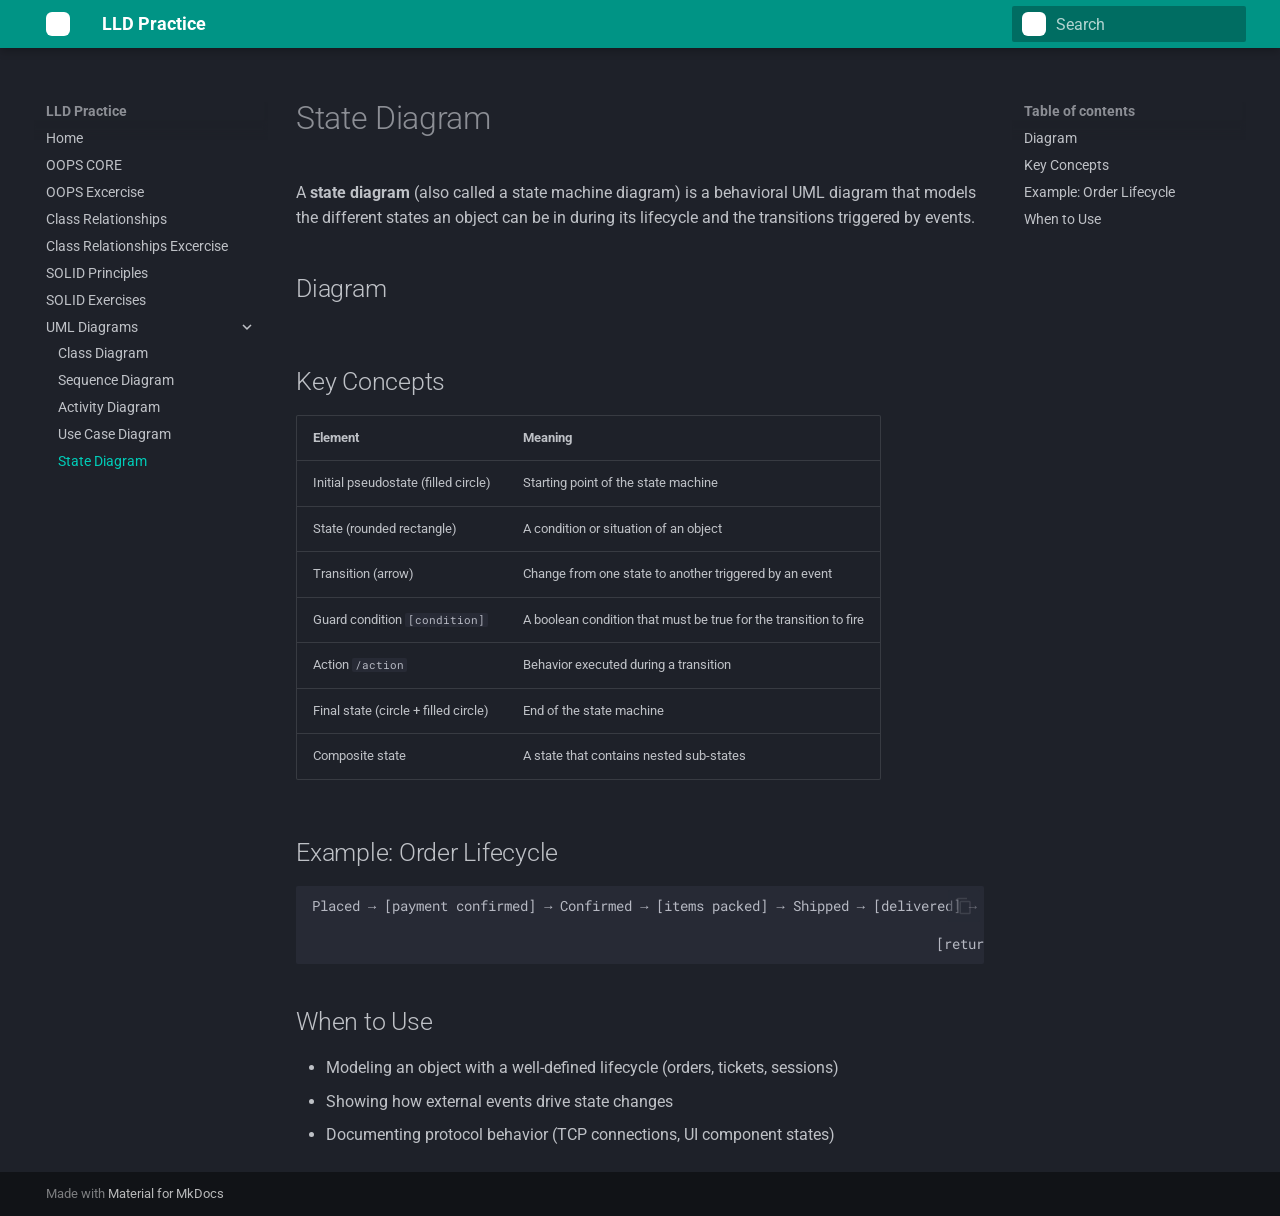
<file: uml-state-diagram/index.html>
<!DOCTYPE html>

<html class="no-js" lang="en">
<head>
<meta charset="utf-8"/>
<meta content="width=device-width,initial-scale=1" name="viewport"/>
<link href="../uml-usecase-diagram/" rel="prev"/>
<link href="../assets/images/favicon.png" rel="icon"/>
<meta content="mkdocs-1.6.1, mkdocs-material-9.7.6" name="generator"/>
<title>State Diagram - LLD Practice</title>
<link href="../assets/stylesheets/main.484c7ddc.min.css" rel="stylesheet"/>
<link href="../assets/stylesheets/palette.ab4e12ef.min.css" rel="stylesheet"/>
<link crossorigin="" href="https://fonts.gstatic.com" rel="preconnect"/>
<link href="https://fonts.googleapis.com/css?family=Roboto:300,300i,400,400i,700,700i%7CRoboto+Mono:400,400i,700,700i&amp;display=fallback" rel="stylesheet"/>
<style>:root{--md-text-font:"Roboto";--md-code-font:"Roboto Mono"}</style>
<link href="../css/extra.css" rel="stylesheet"/>
<script>__md_scope=new URL("..",location),__md_hash=e=>[...e].reduce(((e,_)=>(e<<5)-e+_.charCodeAt(0)),0),__md_get=(e,_=localStorage,t=__md_scope)=>JSON.parse(_.getItem(t.pathname+"."+e)),__md_set=(e,_,t=localStorage,a=__md_scope)=>{try{t.setItem(a.pathname+"."+e,JSON.stringify(_))}catch(e){}}</script>
</head>
<body data-md-color-accent="indigo" data-md-color-primary="teal" data-md-color-scheme="slate" dir="ltr">
<input autocomplete="off" class="md-toggle" data-md-toggle="drawer" id="__drawer" type="checkbox"/>
<input autocomplete="off" class="md-toggle" data-md-toggle="search" id="__search" type="checkbox"/>
<label class="md-overlay" for="__drawer"></label>
<div data-md-component="skip">
<a class="md-skip" href="#state-diagram">
          Skip to content
        </a>
</div>
<div data-md-component="announce">
</div>
<header class="md-header md-header--shadow" data-md-component="header">
<nav aria-label="Header" class="md-header__inner md-grid">
<a aria-label="LLD Practice" class="md-header__button md-logo" data-md-component="logo" href=".." title="LLD Practice">
<svg viewbox="0 0 24 24" xmlns="http://www.w3.org/2000/svg"><path d="M12 8a3 3 0 0 0 3-3 3 3 0 0 0-3-3 3 3 0 0 0-3 3 3 3 0 0 0 3 3m0 3.54C9.64 9.35 6.5 8 3 8v11c3.5 0 6.64 1.35 9 3.54 2.36-2.19 5.5-3.54 9-3.54V8c-3.5 0-6.64 1.35-9 3.54"></path></svg>
</a>
<label class="md-header__button md-icon" for="__drawer">
<svg viewbox="0 0 24 24" xmlns="http://www.w3.org/2000/svg"><path d="M3 6h18v2H3zm0 5h18v2H3zm0 5h18v2H3z"></path></svg>
</label>
<div class="md-header__title" data-md-component="header-title">
<div class="md-header__ellipsis">
<div class="md-header__topic">
<span class="md-ellipsis">
            LLD Practice
          </span>
</div>
<div class="md-header__topic" data-md-component="header-topic">
<span class="md-ellipsis">
            
              State Diagram
            
          </span>
</div>
</div>
</div>
<label class="md-header__button md-icon" for="__search">
<svg viewbox="0 0 24 24" xmlns="http://www.w3.org/2000/svg"><path d="M9.5 3A6.5 6.5 0 0 1 16 9.5c0 1.61-.59 3.09-1.56 4.23l.27.27h.79l5 5-1.5 1.5-5-5v-.79l-.27-.27A6.52 6.52 0 0 1 9.5 16 6.5 6.5 0 0 1 3 9.5 6.5 6.5 0 0 1 9.5 3m0 2C7 5 5 7 5 9.5S7 14 9.5 14 14 12 14 9.5 12 5 9.5 5"></path></svg>
</label>
<div class="md-search" data-md-component="search" role="dialog">
<label class="md-search__overlay" for="__search"></label>
<div class="md-search__inner" role="search">
<form class="md-search__form" name="search">
<input aria-label="Search" autocapitalize="off" autocomplete="off" autocorrect="off" class="md-search__input" data-md-component="search-query" name="query" placeholder="Search" required="" spellcheck="false" type="text"/>
<label class="md-search__icon md-icon" for="__search">
<svg viewbox="0 0 24 24" xmlns="http://www.w3.org/2000/svg"><path d="M9.5 3A6.5 6.5 0 0 1 16 9.5c0 1.61-.59 3.09-1.56 4.23l.27.27h.79l5 5-1.5 1.5-5-5v-.79l-.27-.27A6.52 6.52 0 0 1 9.5 16 6.5 6.5 0 0 1 3 9.5 6.5 6.5 0 0 1 9.5 3m0 2C7 5 5 7 5 9.5S7 14 9.5 14 14 12 14 9.5 12 5 9.5 5"></path></svg>
<svg viewbox="0 0 24 24" xmlns="http://www.w3.org/2000/svg"><path d="M20 11v2H8l5.5 5.5-1.42 1.42L4.16 12l7.92-7.92L13.5 5.5 8 11z"></path></svg>
</label>
<nav aria-label="Search" class="md-search__options">
<button aria-label="Clear" class="md-search__icon md-icon" tabindex="-1" title="Clear" type="reset">
<svg viewbox="0 0 24 24" xmlns="http://www.w3.org/2000/svg"><path d="M19 6.41 17.59 5 12 10.59 6.41 5 5 6.41 10.59 12 5 17.59 6.41 19 12 13.41 17.59 19 19 17.59 13.41 12z"></path></svg>
</button>
</nav>
</form>
<div class="md-search__output">
<div class="md-search__scrollwrap" data-md-scrollfix="" tabindex="0">
<div class="md-search-result" data-md-component="search-result">
<div class="md-search-result__meta">
            Initializing search
          </div>
<ol class="md-search-result__list" role="presentation"></ol>
</div>
</div>
</div>
</div>
</div>
</nav>
</header>
<div class="md-container" data-md-component="container">
<main class="md-main" data-md-component="main">
<div class="md-main__inner md-grid">
<div class="md-sidebar md-sidebar--primary" data-md-component="sidebar" data-md-type="navigation">
<div class="md-sidebar__scrollwrap">
<div class="md-sidebar__inner">
<nav aria-label="Navigation" class="md-nav md-nav--primary" data-md-level="0">
<label class="md-nav__title" for="__drawer">
<a aria-label="LLD Practice" class="md-nav__button md-logo" data-md-component="logo" href=".." title="LLD Practice">
<svg viewbox="0 0 24 24" xmlns="http://www.w3.org/2000/svg"><path d="M12 8a3 3 0 0 0 3-3 3 3 0 0 0-3-3 3 3 0 0 0-3 3 3 3 0 0 0 3 3m0 3.54C9.64 9.35 6.5 8 3 8v11c3.5 0 6.64 1.35 9 3.54 2.36-2.19 5.5-3.54 9-3.54V8c-3.5 0-6.64 1.35-9 3.54"></path></svg>
</a>
    LLD Practice
  </label>
<ul class="md-nav__list" data-md-scrollfix="">
<li class="md-nav__item">
<a class="md-nav__link" href="..">
<span class="md-ellipsis">
    
  
    Home
  

    
  </span>
</a>
</li>
<li class="md-nav__item">
<a class="md-nav__link" href="../classes/">
<span class="md-ellipsis">
    
  
    OOPS CORE
  

    
  </span>
</a>
</li>
<li class="md-nav__item">
<a class="md-nav__link" href="../classes-excercise/">
<span class="md-ellipsis">
    
  
    OOPS Excercise
  

    
  </span>
</a>
</li>
<li class="md-nav__item">
<a class="md-nav__link" href="../classrelationships/">
<span class="md-ellipsis">
    
  
    Class Relationships
  

    
  </span>
</a>
</li>
<li class="md-nav__item">
<a class="md-nav__link" href="../classrelationships-excercise/">
<span class="md-ellipsis">
    
  
    Class Relationships Excercise
  

    
  </span>
</a>
</li>
<li class="md-nav__item">
<a class="md-nav__link" href="../solid/">
<span class="md-ellipsis">
    
  
    SOLID Principles
  

    
  </span>
</a>
</li>
<li class="md-nav__item">
<a class="md-nav__link" href="../solid-excercise/">
<span class="md-ellipsis">
    
  
    SOLID Exercises
  

    
  </span>
</a>
</li>
<li class="md-nav__item md-nav__item--active md-nav__item--nested">
<input checked="" class="md-nav__toggle md-toggle" id="__nav_8" type="checkbox"/>
<label class="md-nav__link" for="__nav_8" id="__nav_8_label" tabindex="0">
<span class="md-ellipsis">
    
  
    UML Diagrams
  

    
  </span>
<span class="md-nav__icon md-icon"></span>
</label>
<nav aria-expanded="true" aria-labelledby="__nav_8_label" class="md-nav" data-md-level="1">
<label class="md-nav__title" for="__nav_8">
<span class="md-nav__icon md-icon"></span>
            
  
    UML Diagrams
  

          </label>
<ul class="md-nav__list" data-md-scrollfix="">
<li class="md-nav__item">
<a class="md-nav__link" href="../uml-class-diagram/">
<span class="md-ellipsis">
    
  
    Class Diagram
  

    
  </span>
</a>
</li>
<li class="md-nav__item">
<a class="md-nav__link" href="../uml-sequence-diagram/">
<span class="md-ellipsis">
    
  
    Sequence Diagram
  

    
  </span>
</a>
</li>
<li class="md-nav__item">
<a class="md-nav__link" href="../uml-activity-diagram/">
<span class="md-ellipsis">
    
  
    Activity Diagram
  

    
  </span>
</a>
</li>
<li class="md-nav__item">
<a class="md-nav__link" href="../uml-usecase-diagram/">
<span class="md-ellipsis">
    
  
    Use Case Diagram
  

    
  </span>
</a>
</li>
<li class="md-nav__item md-nav__item--active">
<input class="md-nav__toggle md-toggle" id="__toc" type="checkbox"/>
<label class="md-nav__link md-nav__link--active" for="__toc">
<span class="md-ellipsis">
    
  
    State Diagram
  

    
  </span>
<span class="md-nav__icon md-icon"></span>
</label>
<a class="md-nav__link md-nav__link--active" href="./">
<span class="md-ellipsis">
    
  
    State Diagram
  

    
  </span>
</a>
<nav aria-label="Table of contents" class="md-nav md-nav--secondary">
<label class="md-nav__title" for="__toc">
<span class="md-nav__icon md-icon"></span>
      Table of contents
    </label>
<ul class="md-nav__list" data-md-component="toc" data-md-scrollfix="">
<li class="md-nav__item">
<a class="md-nav__link" href="#diagram">
<span class="md-ellipsis">
      
        Diagram
      
    </span>
</a>
</li>
<li class="md-nav__item">
<a class="md-nav__link" href="#key-concepts">
<span class="md-ellipsis">
      
        Key Concepts
      
    </span>
</a>
</li>
<li class="md-nav__item">
<a class="md-nav__link" href="#example-order-lifecycle">
<span class="md-ellipsis">
      
        Example: Order Lifecycle
      
    </span>
</a>
</li>
<li class="md-nav__item">
<a class="md-nav__link" href="#when-to-use">
<span class="md-ellipsis">
      
        When to Use
      
    </span>
</a>
</li>
</ul>
</nav>
</li>
</ul>
</nav>
</li>
</ul>
</nav>
</div>
</div>
</div>
<div class="md-sidebar md-sidebar--secondary" data-md-component="sidebar" data-md-type="toc">
<div class="md-sidebar__scrollwrap">
<div class="md-sidebar__inner">
<nav aria-label="Table of contents" class="md-nav md-nav--secondary">
<label class="md-nav__title" for="__toc">
<span class="md-nav__icon md-icon"></span>
      Table of contents
    </label>
<ul class="md-nav__list" data-md-component="toc" data-md-scrollfix="">
<li class="md-nav__item">
<a class="md-nav__link" href="#diagram">
<span class="md-ellipsis">
      
        Diagram
      
    </span>
</a>
</li>
<li class="md-nav__item">
<a class="md-nav__link" href="#key-concepts">
<span class="md-ellipsis">
      
        Key Concepts
      
    </span>
</a>
</li>
<li class="md-nav__item">
<a class="md-nav__link" href="#example-order-lifecycle">
<span class="md-ellipsis">
      
        Example: Order Lifecycle
      
    </span>
</a>
</li>
<li class="md-nav__item">
<a class="md-nav__link" href="#when-to-use">
<span class="md-ellipsis">
      
        When to Use
      
    </span>
</a>
</li>
</ul>
</nav>
</div>
</div>
</div>
<div class="md-content" data-md-component="content">
<article class="md-content__inner md-typeset">
<h1 id="state-diagram">State Diagram</h1>
<p>A <strong>state diagram</strong> (also called a state machine diagram) is a behavioral UML diagram that models the different states an object can be in during its lifecycle and the transitions triggered by events.</p>
<h2 id="diagram">Diagram</h2>
<p><div class="mxgraph" data-mxgraph='{"toolbar-position": "bottom", "toolbar-nohide": "0", "tooltips": "1", "border": 5, "resize": "1", "edit": "_blank", "lightbox": "1", "toolbar": "pages tags zoom layers lightbox", "xml": "&lt;mxfile host=\"65bd71144e\"&gt;\n    &lt;diagram id=\"NHLSi8S14_7kPmLCNgtt\" name=\"Page-1\"&gt;\n        &lt;mxGraphModel dx=\"2310\" dy=\"1333\" grid=\"1\" gridSize=\"10\" guides=\"1\" tooltips=\"1\" connect=\"1\" arrows=\"1\" fold=\"1\" page=\"1\" pageScale=\"1\" pageWidth=\"827\" pageHeight=\"1169\" math=\"0\" shadow=\"0\"&gt;\n            &lt;root&gt;\n                &lt;mxCell id=\"0\"/&gt;\n                &lt;mxCell id=\"1\" parent=\"0\"/&gt;\n                &lt;mxCell id=\"3\" value=\"Identify the object&amp;lt;div&amp;gt;&amp;lt;span style=&amp;quot;color: rgb(0, 0, 0);&amp;quot;&amp;gt;List all the possible states&amp;lt;/span&amp;gt;&amp;lt;div style=&amp;quot;color: rgb(63, 63, 63); scrollbar-color: rgb(226, 226, 226) rgb(251, 251, 251);&amp;quot;&amp;gt;&amp;lt;span style=&amp;quot;color: rgb(0, 0, 0); scrollbar-color: rgb(226, 226, 226) rgb(251, 251, 251);&amp;quot;&amp;gt;Identify the initial and final states&amp;lt;/span&amp;gt;&amp;lt;/div&amp;gt;&amp;lt;/div&amp;gt;&amp;lt;div style=&amp;quot;color: rgb(63, 63, 63); scrollbar-color: rgb(226, 226, 226) rgb(251, 251, 251);&amp;quot;&amp;gt;&amp;lt;span style=&amp;quot;color: rgb(0, 0, 0); scrollbar-color: rgb(226, 226, 226) rgb(251, 251, 251);&amp;quot;&amp;gt;Define the transisitions&amp;lt;/span&amp;gt;&amp;lt;/div&amp;gt;&amp;lt;div style=&amp;quot;color: rgb(63, 63, 63); scrollbar-color: rgb(226, 226, 226) rgb(251, 251, 251);&amp;quot;&amp;gt;&amp;lt;span style=&amp;quot;color: rgb(0, 0, 0); scrollbar-color: rgb(226, 226, 226) rgb(251, 251, 251);&amp;quot;&amp;gt;Add guard conditions&amp;lt;/span&amp;gt;&amp;lt;/div&amp;gt;&amp;lt;div style=&amp;quot;color: rgb(63, 63, 63); scrollbar-color: rgb(226, 226, 226) rgb(251, 251, 251);&amp;quot;&amp;gt;&amp;lt;span style=&amp;quot;color: rgb(0, 0, 0); scrollbar-color: rgb(226, 226, 226) rgb(251, 251, 251);&amp;quot;&amp;gt;Validate the diagram&amp;lt;/span&amp;gt;&amp;lt;/div&amp;gt;\" style=\"text;align=left;fontStyle=1;verticalAlign=middle;spacingLeft=3;spacingRight=3;strokeColor=none;rotatable=0;points=[[0,0.5],[1,0.5]];portConstraint=eastwest;html=1;fontSize=16;\" vertex=\"1\" parent=\"1\"&gt;\n                    &lt;mxGeometry x=\"40\" y=\"50\" width=\"270\" height=\"130\" as=\"geometry\"/&gt;\n                &lt;/mxCell&gt;\n                &lt;mxCell id=\"9\" value=\"\" style=\"ellipse;html=1;shape=startState;fillColor=#000000;strokeColor=#ff0000;\" vertex=\"1\" parent=\"1\"&gt;\n                    &lt;mxGeometry x=\"384\" y=\"270\" width=\"30\" height=\"30\" as=\"geometry\"/&gt;\n                &lt;/mxCell&gt;\n                &lt;mxCell id=\"10\" value=\"\" style=\"edgeStyle=orthogonalEdgeStyle;html=1;verticalAlign=bottom;endArrow=open;endSize=8;strokeColor=#ff0000;\" edge=\"1\" source=\"9\" parent=\"1\"&gt;\n                    &lt;mxGeometry relative=\"1\" as=\"geometry\"&gt;\n                        &lt;mxPoint x=\"400\" y=\"360\" as=\"targetPoint\"/&gt;\n                    &lt;/mxGeometry&gt;\n                &lt;/mxCell&gt;\n                &lt;mxCell id=\"14\" style=\"edgeStyle=none;html=1;exitX=0.5;exitY=1;exitDx=0;exitDy=0;\" edge=\"1\" parent=\"1\" source=\"11\" target=\"13\"&gt;\n                    &lt;mxGeometry relative=\"1\" as=\"geometry\"/&gt;\n                &lt;/mxCell&gt;\n                &lt;mxCell id=\"15\" value=\"placeorder\" style=\"edgeLabel;html=1;align=center;verticalAlign=middle;resizable=0;points=[];\" vertex=\"1\" connectable=\"0\" parent=\"14\"&gt;\n                    &lt;mxGeometry x=\"0.3143\" y=\"3\" relative=\"1\" as=\"geometry\"&gt;\n                        &lt;mxPoint as=\"offset\"/&gt;\n                    &lt;/mxGeometry&gt;\n                &lt;/mxCell&gt;\n                &lt;mxCell id=\"11\" value=\"idle\" style=\"rounded=1;whiteSpace=wrap;html=1;fillColor=#dae8fc;strokeColor=#6c8ebf;\" vertex=\"1\" parent=\"1\"&gt;\n                    &lt;mxGeometry x=\"339\" y=\"360\" width=\"111\" height=\"40\" as=\"geometry\"/&gt;\n                &lt;/mxCell&gt;\n                &lt;mxCell id=\"13\" value=\"Placed\" style=\"rounded=1;whiteSpace=wrap;html=1;fillColor=#d5e8d4;strokeColor=#82b366;\" vertex=\"1\" parent=\"1\"&gt;\n                    &lt;mxGeometry x=\"334.5\" y=\"470\" width=\"120\" height=\"60\" as=\"geometry\"/&gt;\n                &lt;/mxCell&gt;\n                &lt;mxCell id=\"20\" style=\"edgeStyle=none;html=1;exitX=0.25;exitY=1;exitDx=0;exitDy=0;entryX=0.5;entryY=0;entryDx=0;entryDy=0;\" edge=\"1\" parent=\"1\" source=\"16\" target=\"18\"&gt;\n                    &lt;mxGeometry relative=\"1\" as=\"geometry\"&gt;\n                        &lt;Array as=\"points\"&gt;\n                            &lt;mxPoint x=\"369\" y=\"680\"/&gt;\n                            &lt;mxPoint x=\"300\" y=\"680\"/&gt;\n                        &lt;/Array&gt;\n                    &lt;/mxGeometry&gt;\n                &lt;/mxCell&gt;\n                &lt;mxCell id=\"23\" value=\"restaraunt accepts\" style=\"edgeLabel;html=1;align=center;verticalAlign=middle;resizable=0;points=[];\" vertex=\"1\" connectable=\"0\" parent=\"20\"&gt;\n                    &lt;mxGeometry x=\"0.396\" y=\"5\" relative=\"1\" as=\"geometry\"&gt;\n                        &lt;mxPoint as=\"offset\"/&gt;\n                    &lt;/mxGeometry&gt;\n                &lt;/mxCell&gt;\n                &lt;mxCell id=\"21\" style=\"edgeStyle=none;html=1;exitX=0.75;exitY=1;exitDx=0;exitDy=0;entryX=0.5;entryY=0;entryDx=0;entryDy=0;\" edge=\"1\" parent=\"1\" source=\"16\" target=\"19\"&gt;\n                    &lt;mxGeometry relative=\"1\" as=\"geometry\"&gt;\n                        &lt;Array as=\"points\"&gt;\n                            &lt;mxPoint x=\"429\" y=\"680\"/&gt;\n                            &lt;mxPoint x=\"550\" y=\"680\"/&gt;\n                        &lt;/Array&gt;\n                    &lt;/mxGeometry&gt;\n                &lt;/mxCell&gt;\n                &lt;mxCell id=\"22\" value=\"restraunt rejects\" style=\"edgeLabel;html=1;align=center;verticalAlign=middle;resizable=0;points=[];\" vertex=\"1\" connectable=\"0\" parent=\"21\"&gt;\n                    &lt;mxGeometry x=\"0.5522\" y=\"-4\" relative=\"1\" as=\"geometry\"&gt;\n                        &lt;mxPoint as=\"offset\"/&gt;\n                    &lt;/mxGeometry&gt;\n                &lt;/mxCell&gt;\n                &lt;mxCell id=\"16\" value=\"Pending\" style=\"rounded=1;whiteSpace=wrap;html=1;fillColor=#fff2cc;strokeColor=#d6b656;\" vertex=\"1\" parent=\"1\"&gt;\n                    &lt;mxGeometry x=\"339\" y=\"600\" width=\"120\" height=\"60\" as=\"geometry\"/&gt;\n                &lt;/mxCell&gt;\n                &lt;mxCell id=\"17\" style=\"edgeStyle=none;html=1;exitX=0.5;exitY=1;exitDx=0;exitDy=0;entryX=0.475;entryY=0.128;entryDx=0;entryDy=0;entryPerimeter=0;\" edge=\"1\" parent=\"1\" source=\"13\" target=\"16\"&gt;\n                    &lt;mxGeometry relative=\"1\" as=\"geometry\"/&gt;\n                &lt;/mxCell&gt;\n                &lt;mxCell id=\"24\" style=\"edgeStyle=none;html=1;exitX=0.5;exitY=1;exitDx=0;exitDy=0;\" edge=\"1\" parent=\"1\" source=\"25\"&gt;\n                    &lt;mxGeometry relative=\"1\" as=\"geometry\"&gt;\n                        &lt;mxPoint x=\"300\" y=\"880\" as=\"targetPoint\"/&gt;\n                    &lt;/mxGeometry&gt;\n                &lt;/mxCell&gt;\n                &lt;mxCell id=\"18\" value=\"Confirmed\" style=\"rounded=1;whiteSpace=wrap;html=1;fillColor=#d5e8d4;strokeColor=#82b366;\" vertex=\"1\" parent=\"1\"&gt;\n                    &lt;mxGeometry x=\"240\" y=\"740\" width=\"120\" height=\"60\" as=\"geometry\"/&gt;\n                &lt;/mxCell&gt;\n                &lt;mxCell id=\"31\" style=\"edgeStyle=none;html=1;exitX=0.5;exitY=1;exitDx=0;exitDy=0;entryX=1;entryY=0;entryDx=0;entryDy=0;\" edge=\"1\" parent=\"1\" source=\"19\" target=\"37\"&gt;\n                    &lt;mxGeometry relative=\"1\" as=\"geometry\"&gt;\n                        &lt;mxPoint x=\"550\" y=\"1320\" as=\"targetPoint\"/&gt;\n                    &lt;/mxGeometry&gt;\n                &lt;/mxCell&gt;\n                &lt;mxCell id=\"19\" value=\"Cancelled\" style=\"rounded=1;whiteSpace=wrap;html=1;fillColor=#f8cecc;strokeColor=#b85450;\" vertex=\"1\" parent=\"1\"&gt;\n                    &lt;mxGeometry x=\"490\" y=\"740\" width=\"120\" height=\"60\" as=\"geometry\"/&gt;\n                &lt;/mxCell&gt;\n                &lt;mxCell id=\"35\" style=\"edgeStyle=none;html=1;exitX=0.5;exitY=1;exitDx=0;exitDy=0;entryX=0.5;entryY=0;entryDx=0;entryDy=0;\" edge=\"1\" parent=\"1\" source=\"26\" target=\"29\"&gt;\n                    &lt;mxGeometry relative=\"1\" as=\"geometry\"/&gt;\n                &lt;/mxCell&gt;\n                &lt;mxCell id=\"26\" value=\"Ready for pickup\" style=\"rounded=1;whiteSpace=wrap;html=1;fillColor=#dae8fc;strokeColor=#6c8ebf;\" vertex=\"1\" parent=\"1\"&gt;\n                    &lt;mxGeometry x=\"240\" y=\"930\" width=\"120\" height=\"60\" as=\"geometry\"/&gt;\n                &lt;/mxCell&gt;\n                &lt;mxCell id=\"27\" value=\"\" style=\"edgeStyle=none;html=1;exitX=0.5;exitY=1;exitDx=0;exitDy=0;\" edge=\"1\" parent=\"1\" source=\"18\" target=\"25\"&gt;\n                    &lt;mxGeometry relative=\"1\" as=\"geometry\"&gt;\n                        &lt;mxPoint x=\"300\" y=\"880\" as=\"targetPoint\"/&gt;\n                        &lt;mxPoint x=\"300\" y=\"800\" as=\"sourcePoint\"/&gt;\n                    &lt;/mxGeometry&gt;\n                &lt;/mxCell&gt;\n                &lt;mxCell id=\"28\" style=\"edgeStyle=none;html=1;exitX=1;exitY=0.5;exitDx=0;exitDy=0;entryX=0;entryY=0;entryDx=0;entryDy=0;\" edge=\"1\" parent=\"1\" source=\"25\" target=\"37\"&gt;\n                    &lt;mxGeometry relative=\"1\" as=\"geometry\"&gt;\n                        &lt;mxPoint x=\"520\" y=\"1320\" as=\"targetPoint\"/&gt;\n                        &lt;Array as=\"points\"&gt;\n                            &lt;mxPoint x=\"520\" y=\"860\"/&gt;\n                        &lt;/Array&gt;\n                    &lt;/mxGeometry&gt;\n                &lt;/mxCell&gt;\n                &lt;mxCell id=\"33\" value=\"Cusomer cancelled\" style=\"edgeLabel;html=1;align=center;verticalAlign=middle;resizable=0;points=[];\" vertex=\"1\" connectable=\"0\" parent=\"28\"&gt;\n                    &lt;mxGeometry x=\"-0.1548\" y=\"-3\" relative=\"1\" as=\"geometry\"&gt;\n                        &lt;mxPoint x=\"-37\" y=\"-2\" as=\"offset\"/&gt;\n                    &lt;/mxGeometry&gt;\n                &lt;/mxCell&gt;\n                &lt;mxCell id=\"34\" style=\"edgeStyle=none;html=1;exitX=0.5;exitY=1;exitDx=0;exitDy=0;\" edge=\"1\" parent=\"1\" source=\"25\" target=\"26\"&gt;\n                    &lt;mxGeometry relative=\"1\" as=\"geometry\"/&gt;\n                &lt;/mxCell&gt;\n                &lt;mxCell id=\"25\" value=\"Preparing\" style=\"rounded=1;whiteSpace=wrap;html=1;fillColor=#dae8fc;strokeColor=#6c8ebf;\" vertex=\"1\" parent=\"1\"&gt;\n                    &lt;mxGeometry x=\"240\" y=\"830\" width=\"120\" height=\"60\" as=\"geometry\"/&gt;\n                &lt;/mxCell&gt;\n                &lt;mxCell id=\"36\" style=\"edgeStyle=none;html=1;exitX=0.5;exitY=1;exitDx=0;exitDy=0;entryX=0.5;entryY=0;entryDx=0;entryDy=0;\" edge=\"1\" parent=\"1\" source=\"29\" target=\"30\"&gt;\n                    &lt;mxGeometry relative=\"1\" as=\"geometry\"/&gt;\n                &lt;/mxCell&gt;\n                &lt;mxCell id=\"29\" value=\"Pickedup\" style=\"rounded=1;whiteSpace=wrap;html=1;fillColor=#dae8fc;strokeColor=#6c8ebf;\" vertex=\"1\" parent=\"1\"&gt;\n                    &lt;mxGeometry x=\"240\" y=\"1050\" width=\"120\" height=\"60\" as=\"geometry\"/&gt;\n                &lt;/mxCell&gt;\n                &lt;mxCell id=\"32\" style=\"edgeStyle=none;html=1;exitX=0.5;exitY=1;exitDx=0;exitDy=0;entryX=0;entryY=0.5;entryDx=0;entryDy=0;\" edge=\"1\" parent=\"1\" source=\"30\" target=\"37\"&gt;\n                    &lt;mxGeometry relative=\"1\" as=\"geometry\"&gt;\n                        &lt;mxPoint x=\"500\" y=\"1320\" as=\"targetPoint\"/&gt;\n                        &lt;Array as=\"points\"&gt;\n                            &lt;mxPoint x=\"300\" y=\"1280\"/&gt;\n                            &lt;mxPoint x=\"480\" y=\"1280\"/&gt;\n                            &lt;mxPoint x=\"480\" y=\"1360\"/&gt;\n                        &lt;/Array&gt;\n                    &lt;/mxGeometry&gt;\n                &lt;/mxCell&gt;\n                &lt;mxCell id=\"30\" value=\"delivered\" style=\"rounded=1;whiteSpace=wrap;html=1;fillColor=#d5e8d4;strokeColor=#82b366;\" vertex=\"1\" parent=\"1\"&gt;\n                    &lt;mxGeometry x=\"240\" y=\"1190\" width=\"120\" height=\"60\" as=\"geometry\"/&gt;\n                &lt;/mxCell&gt;\n                &lt;mxCell id=\"37\" value=\"\" style=\"ellipse;html=1;shape=endState;fillColor=#000000;strokeColor=#ff0000;\" vertex=\"1\" parent=\"1\"&gt;\n                    &lt;mxGeometry x=\"510\" y=\"1340\" width=\"40\" height=\"40\" as=\"geometry\"/&gt;\n                &lt;/mxCell&gt;\n            &lt;/root&gt;\n        &lt;/mxGraphModel&gt;\n    &lt;/diagram&gt;\n&lt;/mxfile&gt;"}' style="max-width:100%;border:1px solid transparent;"></div></p>
<h2 id="key-concepts">Key Concepts</h2>
<table>
<thead>
<tr>
<th>Element</th>
<th>Meaning</th>
</tr>
</thead>
<tbody>
<tr>
<td>Initial pseudostate (filled circle)</td>
<td>Starting point of the state machine</td>
</tr>
<tr>
<td>State (rounded rectangle)</td>
<td>A condition or situation of an object</td>
</tr>
<tr>
<td>Transition (arrow)</td>
<td>Change from one state to another triggered by an event</td>
</tr>
<tr>
<td>Guard condition <code>[condition]</code></td>
<td>A boolean condition that must be true for the transition to fire</td>
</tr>
<tr>
<td>Action <code>/action</code></td>
<td>Behavior executed during a transition</td>
</tr>
<tr>
<td>Final state (circle + filled circle)</td>
<td>End of the state machine</td>
</tr>
<tr>
<td>Composite state</td>
<td>A state that contains nested sub-states</td>
</tr>
</tbody>
</table>
<h2 id="example-order-lifecycle">Example: Order Lifecycle</h2>
<div class="highlight"><pre><span></span><code><a href="#__codelineno-0-1" id="__codelineno-0-1" name="__codelineno-0-1"></a>Placed → [payment confirmed] → Confirmed → [items packed] → Shipped → [delivered] → Delivered
<a href="#__codelineno-0-2" id="__codelineno-0-2" name="__codelineno-0-2"></a>                                                                                    ↓
<a href="#__codelineno-0-3" id="__codelineno-0-3" name="__codelineno-0-3"></a>                                                                              [return requested] → Returned
</code></pre></div>
<h2 id="when-to-use">When to Use</h2>
<ul>
<li>Modeling an object with a well-defined lifecycle (orders, tickets, sessions)</li>
<li>Showing how external events drive state changes</li>
<li>Documenting protocol behavior (TCP connections, UI component states)</li>
</ul>
</article>
</div>
<script>var target=document.getElementById(location.hash.slice(1));target&&target.name&&(target.checked=target.name.startsWith("__tabbed_"))</script>
</div>
</main>
<footer class="md-footer">
<div class="md-footer-meta md-typeset">
<div class="md-footer-meta__inner md-grid">
<div class="md-copyright">
  
  
    Made with
    <a href="https://squidfunk.github.io/mkdocs-material/" rel="noopener" target="_blank">
      Material for MkDocs
    </a>
</div>
</div>
</div>
</footer>
</div>
<div class="md-dialog" data-md-component="dialog">
<div class="md-dialog__inner md-typeset"></div>
</div>
<script id="__config" type="application/json">{"annotate": null, "base": "..", "features": ["content.code.copy"], "search": "../assets/javascripts/workers/search.2c215733.min.js", "tags": null, "translations": {"clipboard.copied": "Copied to clipboard", "clipboard.copy": "Copy to clipboard", "search.result.more.one": "1 more on this page", "search.result.more.other": "# more on this page", "search.result.none": "No matching documents", "search.result.one": "1 matching document", "search.result.other": "# matching documents", "search.result.placeholder": "Type to start searching", "search.result.term.missing": "Missing", "select.version": "Select version"}, "version": null}</script>
<script src="../assets/javascripts/bundle.79ae519e.min.js"></script>
<script src="https://viewer.diagrams.net/js/viewer-static.min.js"></script></body>
</html>
</file>
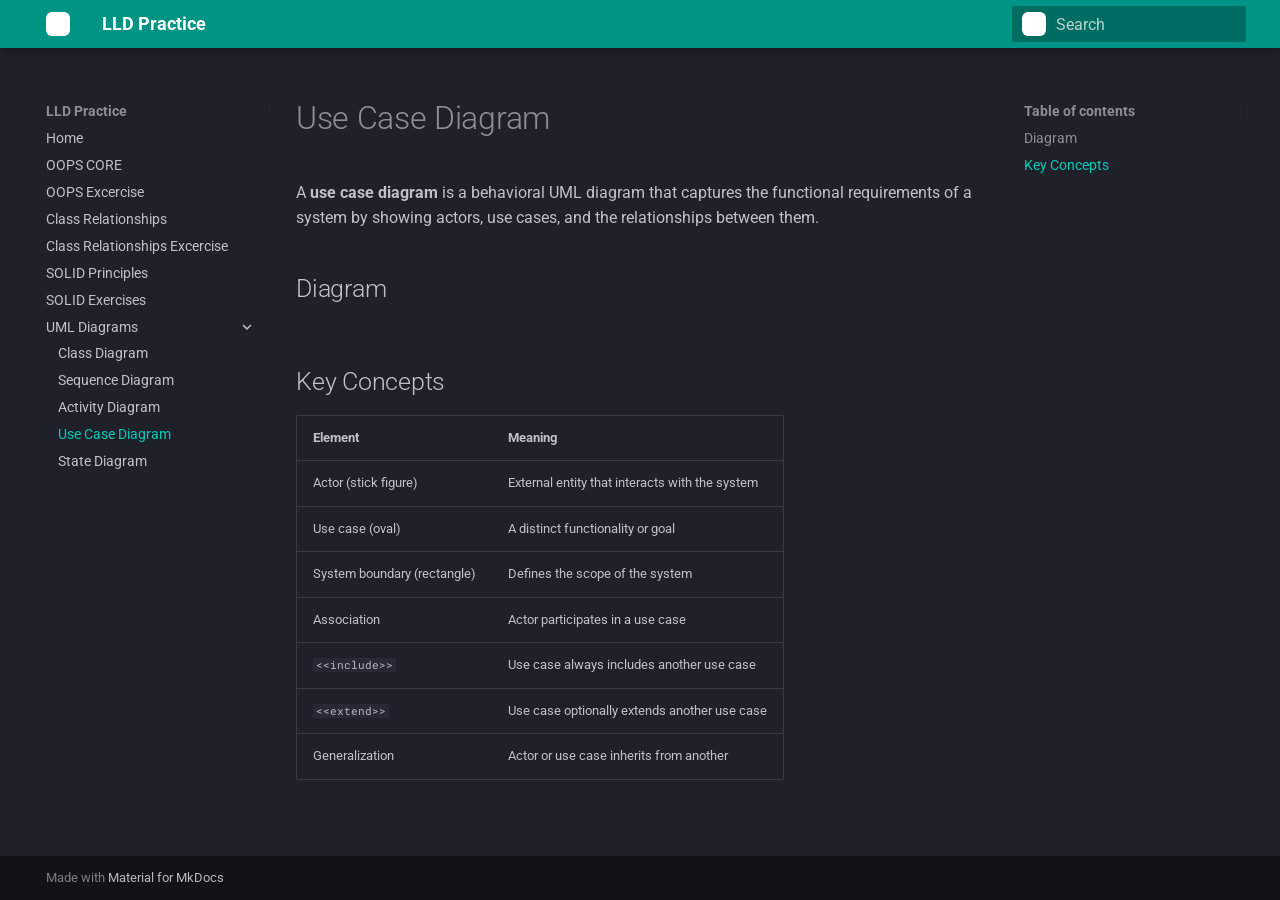
<file: uml-usecase-diagram/index.html>
<!DOCTYPE html>

<html class="no-js" lang="en">
<head>
<meta charset="utf-8"/>
<meta content="width=device-width,initial-scale=1" name="viewport"/>
<link href="../uml-activity-diagram/" rel="prev"/>
<link href="../uml-state-diagram/" rel="next"/>
<link href="../assets/images/favicon.png" rel="icon"/>
<meta content="mkdocs-1.6.1, mkdocs-material-9.7.6" name="generator"/>
<title>Use Case Diagram - LLD Practice</title>
<link href="../assets/stylesheets/main.484c7ddc.min.css" rel="stylesheet"/>
<link href="../assets/stylesheets/palette.ab4e12ef.min.css" rel="stylesheet"/>
<link crossorigin="" href="https://fonts.gstatic.com" rel="preconnect"/>
<link href="https://fonts.googleapis.com/css?family=Roboto:300,300i,400,400i,700,700i%7CRoboto+Mono:400,400i,700,700i&amp;display=fallback" rel="stylesheet"/>
<style>:root{--md-text-font:"Roboto";--md-code-font:"Roboto Mono"}</style>
<link href="../css/extra.css" rel="stylesheet"/>
<script>__md_scope=new URL("..",location),__md_hash=e=>[...e].reduce(((e,_)=>(e<<5)-e+_.charCodeAt(0)),0),__md_get=(e,_=localStorage,t=__md_scope)=>JSON.parse(_.getItem(t.pathname+"."+e)),__md_set=(e,_,t=localStorage,a=__md_scope)=>{try{t.setItem(a.pathname+"."+e,JSON.stringify(_))}catch(e){}}</script>
</head>
<body data-md-color-accent="indigo" data-md-color-primary="teal" data-md-color-scheme="slate" dir="ltr">
<input autocomplete="off" class="md-toggle" data-md-toggle="drawer" id="__drawer" type="checkbox"/>
<input autocomplete="off" class="md-toggle" data-md-toggle="search" id="__search" type="checkbox"/>
<label class="md-overlay" for="__drawer"></label>
<div data-md-component="skip">
<a class="md-skip" href="#use-case-diagram">
          Skip to content
        </a>
</div>
<div data-md-component="announce">
</div>
<header class="md-header md-header--shadow" data-md-component="header">
<nav aria-label="Header" class="md-header__inner md-grid">
<a aria-label="LLD Practice" class="md-header__button md-logo" data-md-component="logo" href=".." title="LLD Practice">
<svg viewbox="0 0 24 24" xmlns="http://www.w3.org/2000/svg"><path d="M12 8a3 3 0 0 0 3-3 3 3 0 0 0-3-3 3 3 0 0 0-3 3 3 3 0 0 0 3 3m0 3.54C9.64 9.35 6.5 8 3 8v11c3.5 0 6.64 1.35 9 3.54 2.36-2.19 5.5-3.54 9-3.54V8c-3.5 0-6.64 1.35-9 3.54"></path></svg>
</a>
<label class="md-header__button md-icon" for="__drawer">
<svg viewbox="0 0 24 24" xmlns="http://www.w3.org/2000/svg"><path d="M3 6h18v2H3zm0 5h18v2H3zm0 5h18v2H3z"></path></svg>
</label>
<div class="md-header__title" data-md-component="header-title">
<div class="md-header__ellipsis">
<div class="md-header__topic">
<span class="md-ellipsis">
            LLD Practice
          </span>
</div>
<div class="md-header__topic" data-md-component="header-topic">
<span class="md-ellipsis">
            
              Use Case Diagram
            
          </span>
</div>
</div>
</div>
<label class="md-header__button md-icon" for="__search">
<svg viewbox="0 0 24 24" xmlns="http://www.w3.org/2000/svg"><path d="M9.5 3A6.5 6.5 0 0 1 16 9.5c0 1.61-.59 3.09-1.56 4.23l.27.27h.79l5 5-1.5 1.5-5-5v-.79l-.27-.27A6.52 6.52 0 0 1 9.5 16 6.5 6.5 0 0 1 3 9.5 6.5 6.5 0 0 1 9.5 3m0 2C7 5 5 7 5 9.5S7 14 9.5 14 14 12 14 9.5 12 5 9.5 5"></path></svg>
</label>
<div class="md-search" data-md-component="search" role="dialog">
<label class="md-search__overlay" for="__search"></label>
<div class="md-search__inner" role="search">
<form class="md-search__form" name="search">
<input aria-label="Search" autocapitalize="off" autocomplete="off" autocorrect="off" class="md-search__input" data-md-component="search-query" name="query" placeholder="Search" required="" spellcheck="false" type="text"/>
<label class="md-search__icon md-icon" for="__search">
<svg viewbox="0 0 24 24" xmlns="http://www.w3.org/2000/svg"><path d="M9.5 3A6.5 6.5 0 0 1 16 9.5c0 1.61-.59 3.09-1.56 4.23l.27.27h.79l5 5-1.5 1.5-5-5v-.79l-.27-.27A6.52 6.52 0 0 1 9.5 16 6.5 6.5 0 0 1 3 9.5 6.5 6.5 0 0 1 9.5 3m0 2C7 5 5 7 5 9.5S7 14 9.5 14 14 12 14 9.5 12 5 9.5 5"></path></svg>
<svg viewbox="0 0 24 24" xmlns="http://www.w3.org/2000/svg"><path d="M20 11v2H8l5.5 5.5-1.42 1.42L4.16 12l7.92-7.92L13.5 5.5 8 11z"></path></svg>
</label>
<nav aria-label="Search" class="md-search__options">
<button aria-label="Clear" class="md-search__icon md-icon" tabindex="-1" title="Clear" type="reset">
<svg viewbox="0 0 24 24" xmlns="http://www.w3.org/2000/svg"><path d="M19 6.41 17.59 5 12 10.59 6.41 5 5 6.41 10.59 12 5 17.59 6.41 19 12 13.41 17.59 19 19 17.59 13.41 12z"></path></svg>
</button>
</nav>
</form>
<div class="md-search__output">
<div class="md-search__scrollwrap" data-md-scrollfix="" tabindex="0">
<div class="md-search-result" data-md-component="search-result">
<div class="md-search-result__meta">
            Initializing search
          </div>
<ol class="md-search-result__list" role="presentation"></ol>
</div>
</div>
</div>
</div>
</div>
</nav>
</header>
<div class="md-container" data-md-component="container">
<main class="md-main" data-md-component="main">
<div class="md-main__inner md-grid">
<div class="md-sidebar md-sidebar--primary" data-md-component="sidebar" data-md-type="navigation">
<div class="md-sidebar__scrollwrap">
<div class="md-sidebar__inner">
<nav aria-label="Navigation" class="md-nav md-nav--primary" data-md-level="0">
<label class="md-nav__title" for="__drawer">
<a aria-label="LLD Practice" class="md-nav__button md-logo" data-md-component="logo" href=".." title="LLD Practice">
<svg viewbox="0 0 24 24" xmlns="http://www.w3.org/2000/svg"><path d="M12 8a3 3 0 0 0 3-3 3 3 0 0 0-3-3 3 3 0 0 0-3 3 3 3 0 0 0 3 3m0 3.54C9.64 9.35 6.5 8 3 8v11c3.5 0 6.64 1.35 9 3.54 2.36-2.19 5.5-3.54 9-3.54V8c-3.5 0-6.64 1.35-9 3.54"></path></svg>
</a>
    LLD Practice
  </label>
<ul class="md-nav__list" data-md-scrollfix="">
<li class="md-nav__item">
<a class="md-nav__link" href="..">
<span class="md-ellipsis">
    
  
    Home
  

    
  </span>
</a>
</li>
<li class="md-nav__item">
<a class="md-nav__link" href="../classes/">
<span class="md-ellipsis">
    
  
    OOPS CORE
  

    
  </span>
</a>
</li>
<li class="md-nav__item">
<a class="md-nav__link" href="../classes-excercise/">
<span class="md-ellipsis">
    
  
    OOPS Excercise
  

    
  </span>
</a>
</li>
<li class="md-nav__item">
<a class="md-nav__link" href="../classrelationships/">
<span class="md-ellipsis">
    
  
    Class Relationships
  

    
  </span>
</a>
</li>
<li class="md-nav__item">
<a class="md-nav__link" href="../classrelationships-excercise/">
<span class="md-ellipsis">
    
  
    Class Relationships Excercise
  

    
  </span>
</a>
</li>
<li class="md-nav__item">
<a class="md-nav__link" href="../solid/">
<span class="md-ellipsis">
    
  
    SOLID Principles
  

    
  </span>
</a>
</li>
<li class="md-nav__item">
<a class="md-nav__link" href="../solid-excercise/">
<span class="md-ellipsis">
    
  
    SOLID Exercises
  

    
  </span>
</a>
</li>
<li class="md-nav__item md-nav__item--active md-nav__item--nested">
<input checked="" class="md-nav__toggle md-toggle" id="__nav_8" type="checkbox"/>
<label class="md-nav__link" for="__nav_8" id="__nav_8_label" tabindex="0">
<span class="md-ellipsis">
    
  
    UML Diagrams
  

    
  </span>
<span class="md-nav__icon md-icon"></span>
</label>
<nav aria-expanded="true" aria-labelledby="__nav_8_label" class="md-nav" data-md-level="1">
<label class="md-nav__title" for="__nav_8">
<span class="md-nav__icon md-icon"></span>
            
  
    UML Diagrams
  

          </label>
<ul class="md-nav__list" data-md-scrollfix="">
<li class="md-nav__item">
<a class="md-nav__link" href="../uml-class-diagram/">
<span class="md-ellipsis">
    
  
    Class Diagram
  

    
  </span>
</a>
</li>
<li class="md-nav__item">
<a class="md-nav__link" href="../uml-sequence-diagram/">
<span class="md-ellipsis">
    
  
    Sequence Diagram
  

    
  </span>
</a>
</li>
<li class="md-nav__item">
<a class="md-nav__link" href="../uml-activity-diagram/">
<span class="md-ellipsis">
    
  
    Activity Diagram
  

    
  </span>
</a>
</li>
<li class="md-nav__item md-nav__item--active">
<input class="md-nav__toggle md-toggle" id="__toc" type="checkbox"/>
<label class="md-nav__link md-nav__link--active" for="__toc">
<span class="md-ellipsis">
    
  
    Use Case Diagram
  

    
  </span>
<span class="md-nav__icon md-icon"></span>
</label>
<a class="md-nav__link md-nav__link--active" href="./">
<span class="md-ellipsis">
    
  
    Use Case Diagram
  

    
  </span>
</a>
<nav aria-label="Table of contents" class="md-nav md-nav--secondary">
<label class="md-nav__title" for="__toc">
<span class="md-nav__icon md-icon"></span>
      Table of contents
    </label>
<ul class="md-nav__list" data-md-component="toc" data-md-scrollfix="">
<li class="md-nav__item">
<a class="md-nav__link" href="#diagram">
<span class="md-ellipsis">
      
        Diagram
      
    </span>
</a>
</li>
<li class="md-nav__item">
<a class="md-nav__link" href="#key-concepts">
<span class="md-ellipsis">
      
        Key Concepts
      
    </span>
</a>
</li>
</ul>
</nav>
</li>
<li class="md-nav__item">
<a class="md-nav__link" href="../uml-state-diagram/">
<span class="md-ellipsis">
    
  
    State Diagram
  

    
  </span>
</a>
</li>
</ul>
</nav>
</li>
</ul>
</nav>
</div>
</div>
</div>
<div class="md-sidebar md-sidebar--secondary" data-md-component="sidebar" data-md-type="toc">
<div class="md-sidebar__scrollwrap">
<div class="md-sidebar__inner">
<nav aria-label="Table of contents" class="md-nav md-nav--secondary">
<label class="md-nav__title" for="__toc">
<span class="md-nav__icon md-icon"></span>
      Table of contents
    </label>
<ul class="md-nav__list" data-md-component="toc" data-md-scrollfix="">
<li class="md-nav__item">
<a class="md-nav__link" href="#diagram">
<span class="md-ellipsis">
      
        Diagram
      
    </span>
</a>
</li>
<li class="md-nav__item">
<a class="md-nav__link" href="#key-concepts">
<span class="md-ellipsis">
      
        Key Concepts
      
    </span>
</a>
</li>
</ul>
</nav>
</div>
</div>
</div>
<div class="md-content" data-md-component="content">
<article class="md-content__inner md-typeset">
<h1 id="use-case-diagram">Use Case Diagram</h1>
<p>A <strong>use case diagram</strong> is a behavioral UML diagram that captures the functional requirements of a system by showing actors, use cases, and the relationships between them.</p>
<h2 id="diagram">Diagram</h2>
<p><div class="mxgraph" data-mxgraph='{"toolbar-position": "bottom", "toolbar-nohide": "0", "tooltips": "1", "border": 5, "resize": "1", "edit": "_blank", "lightbox": "1", "toolbar": "pages tags zoom layers lightbox", "xml": "&lt;mxfile host=\"65bd71144e\"&gt;\n    &lt;diagram id=\"mzn1DMQ8wUkXhi22sWGV\" name=\"Page-1\"&gt;\n        &lt;mxGraphModel dx=\"1086\" dy=\"800\" grid=\"1\" gridSize=\"10\" guides=\"1\" tooltips=\"1\" connect=\"1\" arrows=\"1\" fold=\"1\" page=\"1\" pageScale=\"1\" pageWidth=\"827\" pageHeight=\"1169\" math=\"0\" shadow=\"0\"&gt;\n            &lt;root&gt;\n                &lt;mxCell id=\"0\"/&gt;\n                &lt;mxCell id=\"1\" parent=\"0\"/&gt;\n                &lt;mxCell id=\"2\" value=\"Customer\" style=\"shape=umlActor;verticalLabelPosition=bottom;verticalAlign=top;html=1;\" vertex=\"1\" parent=\"1\"&gt;\n                    &lt;mxGeometry x=\"180\" y=\"180\" width=\"30\" height=\"60\" as=\"geometry\"/&gt;\n                &lt;/mxCell&gt;\n                &lt;mxCell id=\"3\" value=\"Admin\" style=\"shape=umlActor;verticalLabelPosition=bottom;verticalAlign=top;html=1;\" vertex=\"1\" parent=\"1\"&gt;\n                    &lt;mxGeometry x=\"160\" y=\"390\" width=\"30\" height=\"60\" as=\"geometry\"/&gt;\n                &lt;/mxCell&gt;\n                &lt;mxCell id=\"5\" value=\"\" style=\"rounded=0;whiteSpace=wrap;html=1;\" vertex=\"1\" parent=\"1\"&gt;\n                    &lt;mxGeometry x=\"290\" width=\"370\" height=\"550\" as=\"geometry\"/&gt;\n                &lt;/mxCell&gt;\n                &lt;mxCell id=\"10\" value=\"Movie Booking System\" style=\"text;html=1;align=center;verticalAlign=middle;whiteSpace=wrap;rounded=0;\" vertex=\"1\" parent=\"1\"&gt;\n                    &lt;mxGeometry x=\"400\" y=\"20\" width=\"200\" height=\"40\" as=\"geometry\"/&gt;\n                &lt;/mxCell&gt;\n                &lt;mxCell id=\"11\" value=\"Payment Gateway\" style=\"shape=umlActor;verticalLabelPosition=bottom;verticalAlign=top;html=1;outlineConnect=0;\" vertex=\"1\" parent=\"1\"&gt;\n                    &lt;mxGeometry x=\"730\" y=\"180\" width=\"30\" height=\"60\" as=\"geometry\"/&gt;\n                &lt;/mxCell&gt;\n                &lt;mxCell id=\"12\" value=\"Search&amp;lt;br&amp;gt;Movies\" style=\"ellipse;whiteSpace=wrap;html=1;\" vertex=\"1\" parent=\"1\"&gt;\n                    &lt;mxGeometry x=\"300\" y=\"100\" width=\"120\" height=\"80\" as=\"geometry\"/&gt;\n                &lt;/mxCell&gt;\n                &lt;mxCell id=\"13\" value=\"Book Ticket\" style=\"ellipse;whiteSpace=wrap;html=1;\" vertex=\"1\" parent=\"1\"&gt;\n                    &lt;mxGeometry x=\"310\" y=\"240\" width=\"120\" height=\"80\" as=\"geometry\"/&gt;\n                &lt;/mxCell&gt;\n                &lt;mxCell id=\"14\" value=\"Cancel&amp;lt;br&amp;gt;TIcket\" style=\"ellipse;whiteSpace=wrap;html=1;\" vertex=\"1\" parent=\"1\"&gt;\n                    &lt;mxGeometry x=\"340\" y=\"340\" width=\"120\" height=\"80\" as=\"geometry\"/&gt;\n                &lt;/mxCell&gt;\n                &lt;mxCell id=\"15\" value=\"Makepayment\" style=\"ellipse;whiteSpace=wrap;html=1;\" vertex=\"1\" parent=\"1\"&gt;\n                    &lt;mxGeometry x=\"520\" y=\"250\" width=\"120\" height=\"80\" as=\"geometry\"/&gt;\n                &lt;/mxCell&gt;\n                &lt;mxCell id=\"17\" value=\"Filter by&amp;lt;br&amp;gt;Genre\" style=\"ellipse;whiteSpace=wrap;html=1;\" vertex=\"1\" parent=\"1\"&gt;\n                    &lt;mxGeometry x=\"520\" y=\"90\" width=\"120\" height=\"80\" as=\"geometry\"/&gt;\n                &lt;/mxCell&gt;\n                &lt;mxCell id=\"21\" value=\"&amp;amp;lt;&amp;amp;lt;extends&amp;amp;gt;&amp;amp;gt;\" style=\"html=1;verticalAlign=bottom;endArrow=open;dashed=1;endSize=8;curved=0;rounded=0;entryX=1;entryY=0.5;entryDx=0;entryDy=0;exitX=0;exitY=0.5;exitDx=0;exitDy=0;\" edge=\"1\" parent=\"1\" source=\"17\" target=\"12\"&gt;\n                    &lt;mxGeometry relative=\"1\" as=\"geometry\"&gt;\n                        &lt;mxPoint x=\"720\" y=\"300\" as=\"sourcePoint\"/&gt;\n                        &lt;mxPoint x=\"640\" y=\"300\" as=\"targetPoint\"/&gt;\n                    &lt;/mxGeometry&gt;\n                &lt;/mxCell&gt;\n                &lt;mxCell id=\"23\" value=\"\" style=\"endArrow=none;html=1;exitX=1;exitY=0.3333333333333333;exitDx=0;exitDy=0;exitPerimeter=0;entryX=0;entryY=0.5;entryDx=0;entryDy=0;\" edge=\"1\" parent=\"1\" source=\"2\" target=\"12\"&gt;\n                    &lt;mxGeometry width=\"50\" height=\"50\" relative=\"1\" as=\"geometry\"&gt;\n                        &lt;mxPoint x=\"650\" y=\"330\" as=\"sourcePoint\"/&gt;\n                        &lt;mxPoint x=\"700\" y=\"280\" as=\"targetPoint\"/&gt;\n                    &lt;/mxGeometry&gt;\n                &lt;/mxCell&gt;\n                &lt;mxCell id=\"24\" value=\"\" style=\"endArrow=none;html=1;entryX=0;entryY=0.5;entryDx=0;entryDy=0;exitX=1;exitY=0.3333333333333333;exitDx=0;exitDy=0;exitPerimeter=0;\" edge=\"1\" parent=\"1\" source=\"2\" target=\"13\"&gt;\n                    &lt;mxGeometry width=\"50\" height=\"50\" relative=\"1\" as=\"geometry\"&gt;\n                        &lt;mxPoint x=\"650\" y=\"330\" as=\"sourcePoint\"/&gt;\n                        &lt;mxPoint x=\"700\" y=\"280\" as=\"targetPoint\"/&gt;\n                    &lt;/mxGeometry&gt;\n                &lt;/mxCell&gt;\n                &lt;mxCell id=\"25\" value=\"\" style=\"endArrow=none;html=1;exitX=0;exitY=0.5;exitDx=0;exitDy=0;entryX=1;entryY=0.3333333333333333;entryDx=0;entryDy=0;entryPerimeter=0;\" edge=\"1\" parent=\"1\" source=\"14\" target=\"2\"&gt;\n                    &lt;mxGeometry width=\"50\" height=\"50\" relative=\"1\" as=\"geometry\"&gt;\n                        &lt;mxPoint x=\"650\" y=\"330\" as=\"sourcePoint\"/&gt;\n                        &lt;mxPoint x=\"220\" y=\"210\" as=\"targetPoint\"/&gt;\n                    &lt;/mxGeometry&gt;\n                &lt;/mxCell&gt;\n                &lt;mxCell id=\"26\" value=\"&amp;amp;lt;&amp;amp;lt;includes&amp;amp;gt;&amp;amp;gt;\" style=\"html=1;verticalAlign=bottom;endArrow=open;dashed=1;endSize=8;curved=0;rounded=0;exitX=1;exitY=0.5;exitDx=0;exitDy=0;entryX=0;entryY=0.5;entryDx=0;entryDy=0;\" edge=\"1\" parent=\"1\" source=\"13\" target=\"15\"&gt;\n                    &lt;mxGeometry relative=\"1\" as=\"geometry\"&gt;\n                        &lt;mxPoint x=\"520\" y=\"290\" as=\"sourcePoint\"/&gt;\n                        &lt;mxPoint x=\"640\" y=\"300\" as=\"targetPoint\"/&gt;\n                    &lt;/mxGeometry&gt;\n                &lt;/mxCell&gt;\n                &lt;mxCell id=\"27\" value=\"\" style=\"endArrow=none;html=1;entryX=0;entryY=0.3333333333333333;entryDx=0;entryDy=0;entryPerimeter=0;exitX=1;exitY=0.5;exitDx=0;exitDy=0;\" edge=\"1\" parent=\"1\" source=\"15\" target=\"11\"&gt;\n                    &lt;mxGeometry width=\"50\" height=\"50\" relative=\"1\" as=\"geometry\"&gt;\n                        &lt;mxPoint x=\"650\" y=\"330\" as=\"sourcePoint\"/&gt;\n                        &lt;mxPoint x=\"700\" y=\"280\" as=\"targetPoint\"/&gt;\n                    &lt;/mxGeometry&gt;\n                &lt;/mxCell&gt;\n                &lt;mxCell id=\"28\" value=\"Add / Edit&amp;lt;br&amp;gt;Movies\" style=\"ellipse;whiteSpace=wrap;html=1;\" vertex=\"1\" parent=\"1\"&gt;\n                    &lt;mxGeometry x=\"330\" y=\"440\" width=\"120\" height=\"80\" as=\"geometry\"/&gt;\n                &lt;/mxCell&gt;\n                &lt;mxCell id=\"29\" value=\"\" style=\"endArrow=none;html=1;entryX=1;entryY=0.3333333333333333;entryDx=0;entryDy=0;entryPerimeter=0;exitX=0;exitY=0.5;exitDx=0;exitDy=0;\" edge=\"1\" parent=\"1\" source=\"28\" target=\"3\"&gt;\n                    &lt;mxGeometry width=\"50\" height=\"50\" relative=\"1\" as=\"geometry\"&gt;\n                        &lt;mxPoint x=\"460\" y=\"490\" as=\"sourcePoint\"/&gt;\n                        &lt;mxPoint x=\"510\" y=\"440\" as=\"targetPoint\"/&gt;\n                    &lt;/mxGeometry&gt;\n                &lt;/mxCell&gt;\n            &lt;/root&gt;\n        &lt;/mxGraphModel&gt;\n    &lt;/diagram&gt;\n&lt;/mxfile&gt;"}' style="max-width:100%;border:1px solid transparent;"></div></p>
<h2 id="key-concepts">Key Concepts</h2>
<table>
<thead>
<tr>
<th>Element</th>
<th>Meaning</th>
</tr>
</thead>
<tbody>
<tr>
<td>Actor (stick figure)</td>
<td>External entity that interacts with the system</td>
</tr>
<tr>
<td>Use case (oval)</td>
<td>A distinct functionality or goal</td>
</tr>
<tr>
<td>System boundary (rectangle)</td>
<td>Defines the scope of the system</td>
</tr>
<tr>
<td>Association</td>
<td>Actor participates in a use case</td>
</tr>
<tr>
<td><code>&lt;&lt;include&gt;&gt;</code></td>
<td>Use case always includes another use case</td>
</tr>
<tr>
<td><code>&lt;&lt;extend&gt;&gt;</code></td>
<td>Use case optionally extends another use case</td>
</tr>
<tr>
<td>Generalization</td>
<td>Actor or use case inherits from another</td>
</tr>
</tbody>
</table>
</article>
</div>
<script>var target=document.getElementById(location.hash.slice(1));target&&target.name&&(target.checked=target.name.startsWith("__tabbed_"))</script>
</div>
</main>
<footer class="md-footer">
<div class="md-footer-meta md-typeset">
<div class="md-footer-meta__inner md-grid">
<div class="md-copyright">
  
  
    Made with
    <a href="https://squidfunk.github.io/mkdocs-material/" rel="noopener" target="_blank">
      Material for MkDocs
    </a>
</div>
</div>
</div>
</footer>
</div>
<div class="md-dialog" data-md-component="dialog">
<div class="md-dialog__inner md-typeset"></div>
</div>
<script id="__config" type="application/json">{"annotate": null, "base": "..", "features": ["content.code.copy"], "search": "../assets/javascripts/workers/search.2c215733.min.js", "tags": null, "translations": {"clipboard.copied": "Copied to clipboard", "clipboard.copy": "Copy to clipboard", "search.result.more.one": "1 more on this page", "search.result.more.other": "# more on this page", "search.result.none": "No matching documents", "search.result.one": "1 matching document", "search.result.other": "# matching documents", "search.result.placeholder": "Type to start searching", "search.result.term.missing": "Missing", "select.version": "Select version"}, "version": null}</script>
<script src="../assets/javascripts/bundle.79ae519e.min.js"></script>
<script src="https://viewer.diagrams.net/js/viewer-static.min.js"></script></body>
</html>
</file>
<file: css/extra.css>
/* Fix drawio diagrams drawn on white canvas in dark theme */
.drawio-diagram,
.drawio-diagram svg {
  background: #ffffff;
  border-radius: 6px;
  padding: 8px;
  display: inline-block;
}


svg {
  background: #ffffff;
  border-radius: 6px;
  padding: 8px;
  display: inline-block;
}
</file>
<file: assets/stylesheets/main.484c7ddc.min.css>
@charset "UTF-8";html{-webkit-text-size-adjust:none;-moz-text-size-adjust:none;text-size-adjust:none;box-sizing:border-box}*,:after,:before{box-sizing:inherit}@media (prefers-reduced-motion){*,:after,:before{transition:none!important}}body{margin:0}a,button,input,label{-webkit-tap-highlight-color:transparent}a{color:inherit;text-decoration:none}hr{border:0;box-sizing:initial;display:block;height:.05rem;overflow:visible;padding:0}small{font-size:80%}sub,sup{line-height:1em}img{border-style:none}table{border-collapse:initial;border-spacing:0}td,th{font-weight:400;vertical-align:top}button{background:#0000;border:0;font-family:inherit;font-size:inherit;margin:0;padding:0}input{border:0;outline:none}:root{--md-primary-fg-color:#4051b5;--md-primary-fg-color--light:#5d6cc0;--md-primary-fg-color--dark:#303fa1;--md-primary-bg-color:#fff;--md-primary-bg-color--light:#ffffffb3;--md-accent-fg-color:#526cfe;--md-accent-fg-color--transparent:#526cfe1a;--md-accent-bg-color:#fff;--md-accent-bg-color--light:#ffffffb3}[data-md-color-scheme=default]{color-scheme:light}[data-md-color-scheme=default] img[src$="#gh-dark-mode-only"],[data-md-color-scheme=default] img[src$="#only-dark"]{display:none}:root,[data-md-color-scheme=default]{--md-hue:225deg;--md-default-fg-color:#000000de;--md-default-fg-color--light:#0000008a;--md-default-fg-color--lighter:#00000052;--md-default-fg-color--lightest:#00000012;--md-default-bg-color:#fff;--md-default-bg-color--light:#ffffffb3;--md-default-bg-color--lighter:#ffffff4d;--md-default-bg-color--lightest:#ffffff1f;--md-code-fg-color:#36464e;--md-code-bg-color:#f5f5f5;--md-code-bg-color--light:#f5f5f5b3;--md-code-bg-color--lighter:#f5f5f54d;--md-code-hl-color:#4287ff;--md-code-hl-color--light:#4287ff1a;--md-code-hl-number-color:#d52a2a;--md-code-hl-special-color:#db1457;--md-code-hl-function-color:#a846b9;--md-code-hl-constant-color:#6e59d9;--md-code-hl-keyword-color:#3f6ec6;--md-code-hl-string-color:#1c7d4d;--md-code-hl-name-color:var(--md-code-fg-color);--md-code-hl-operator-color:var(--md-default-fg-color--light);--md-code-hl-punctuation-color:var(--md-default-fg-color--light);--md-code-hl-comment-color:var(--md-default-fg-color--light);--md-code-hl-generic-color:var(--md-default-fg-color--light);--md-code-hl-variable-color:var(--md-default-fg-color--light);--md-typeset-color:var(--md-default-fg-color);--md-typeset-a-color:var(--md-primary-fg-color);--md-typeset-del-color:#f5503d26;--md-typeset-ins-color:#0bd57026;--md-typeset-kbd-color:#fafafa;--md-typeset-kbd-accent-color:#fff;--md-typeset-kbd-border-color:#b8b8b8;--md-typeset-mark-color:#ffff0080;--md-typeset-table-color:#0000001f;--md-typeset-table-color--light:rgba(0,0,0,.035);--md-admonition-fg-color:var(--md-default-fg-color);--md-admonition-bg-color:var(--md-default-bg-color);--md-warning-fg-color:#000000de;--md-warning-bg-color:#ff9;--md-footer-fg-color:#fff;--md-footer-fg-color--light:#ffffffb3;--md-footer-fg-color--lighter:#ffffff73;--md-footer-bg-color:#000000de;--md-footer-bg-color--dark:#00000052;--md-shadow-z1:0 0.2rem 0.5rem #0000000d,0 0 0.05rem #0000001a;--md-shadow-z2:0 0.2rem 0.5rem #0000001a,0 0 0.05rem #00000040;--md-shadow-z3:0 0.2rem 0.5rem #0003,0 0 0.05rem #00000059}.md-icon svg{fill:currentcolor;display:block;height:1.2rem;width:1.2rem}body{-webkit-font-smoothing:antialiased;-moz-osx-font-smoothing:grayscale;--md-text-font-family:var(--md-text-font,_),-apple-system,BlinkMacSystemFont,Helvetica,Arial,sans-serif;--md-code-font-family:var(--md-code-font,_),SFMono-Regular,Consolas,Menlo,monospace}aside,body,input{font-feature-settings:"kern","liga";color:var(--md-typeset-color);font-family:var(--md-text-font-family)}code,kbd,pre{font-feature-settings:"kern";font-family:var(--md-code-font-family)}:root{--md-typeset-table-sort-icon:url('data:image/svg+xml;charset=utf-8,<svg xmlns="http://www.w3.org/2000/svg" viewBox="0 0 24 24"><path d="m18 21-4-4h3V7h-3l4-4 4 4h-3v10h3M2 19v-2h10v2M2 13v-2h7v2M2 7V5h4v2z"/></svg>');--md-typeset-table-sort-icon--asc:url('data:image/svg+xml;charset=utf-8,<svg xmlns="http://www.w3.org/2000/svg" viewBox="0 0 24 24"><path d="M19 17h3l-4 4-4-4h3V3h2M2 17h10v2H2M6 5v2H2V5m0 6h7v2H2z"/></svg>');--md-typeset-table-sort-icon--desc:url('data:image/svg+xml;charset=utf-8,<svg xmlns="http://www.w3.org/2000/svg" viewBox="0 0 24 24"><path d="M19 7h3l-4-4-4 4h3v14h2M2 17h10v2H2M6 5v2H2V5m0 6h7v2H2z"/></svg>')}.md-typeset{-webkit-print-color-adjust:exact;color-adjust:exact;font-size:.8rem;line-height:1.6;overflow-wrap:break-word}@media print{.md-typeset{font-size:.68rem}}.md-typeset blockquote,.md-typeset dl,.md-typeset figure,.md-typeset ol,.md-typeset pre,.md-typeset ul{margin-bottom:1em;margin-top:1em}.md-typeset h1{color:var(--md-default-fg-color--light);font-size:2em;line-height:1.3;margin:0 0 1.25em}.md-typeset h1,.md-typeset h2{font-weight:300;letter-spacing:-.01em}.md-typeset h2{font-size:1.5625em;line-height:1.4;margin:1.6em 0 .64em}.md-typeset h3{font-size:1.25em;font-weight:400;letter-spacing:-.01em;line-height:1.5;margin:1.6em 0 .8em}.md-typeset h2+h3{margin-top:.8em}.md-typeset h4{font-weight:700;letter-spacing:-.01em;margin:1em 0}.md-typeset h5,.md-typeset h6{color:var(--md-default-fg-color--light);font-size:.8em;font-weight:700;letter-spacing:-.01em;margin:1.25em 0}.md-typeset h5{text-transform:uppercase}.md-typeset h5 code{text-transform:none}.md-typeset hr{border-bottom:.05rem solid var(--md-default-fg-color--lightest);display:flow-root;margin:1.5em 0}.md-typeset a{color:var(--md-typeset-a-color);word-break:break-word}.md-typeset a,.md-typeset a:before{transition:color 125ms}.md-typeset a:focus,.md-typeset a:hover{color:var(--md-accent-fg-color)}.md-typeset a:focus code,.md-typeset a:hover code{background-color:var(--md-accent-fg-color--transparent);color:var(--md-accent-fg-color)}.md-typeset a code{color:var(--md-typeset-a-color)}.md-typeset a.focus-visible{outline-color:var(--md-accent-fg-color);outline-offset:.2rem}.md-typeset code,.md-typeset kbd,.md-typeset pre{color:var(--md-code-fg-color);direction:ltr;font-variant-ligatures:none;transition:background-color 125ms}@media print{.md-typeset code,.md-typeset kbd,.md-typeset pre{white-space:pre-wrap}}.md-typeset code{background-color:var(--md-code-bg-color);border-radius:.1rem;-webkit-box-decoration-break:clone;box-decoration-break:clone;font-size:.85em;padding:0 .2941176471em;transition:color 125ms,background-color 125ms;word-break:break-word}.md-typeset code:not(.focus-visible){-webkit-tap-highlight-color:transparent;outline:none}.md-typeset pre{display:flow-root;line-height:1.4;position:relative}.md-typeset pre>code{-webkit-box-decoration-break:slice;box-decoration-break:slice;box-shadow:none;display:block;margin:0;outline-color:var(--md-accent-fg-color);overflow:auto;padding:.7720588235em 1.1764705882em;scrollbar-color:var(--md-default-fg-color--lighter) #0000;scrollbar-width:thin;touch-action:auto;word-break:normal}.md-typeset pre>code:hover{scrollbar-color:var(--md-accent-fg-color) #0000}.md-typeset pre>code::-webkit-scrollbar{height:.2rem;width:.2rem}.md-typeset pre>code::-webkit-scrollbar-thumb{background-color:var(--md-default-fg-color--lighter)}.md-typeset pre>code::-webkit-scrollbar-thumb:hover{background-color:var(--md-accent-fg-color)}.md-typeset kbd{background-color:var(--md-typeset-kbd-color);border-radius:.1rem;box-shadow:0 .1rem 0 .05rem var(--md-typeset-kbd-border-color),0 .1rem 0 var(--md-typeset-kbd-border-color),0 -.1rem .2rem var(--md-typeset-kbd-accent-color) inset;color:var(--md-default-fg-color);display:inline-block;font-size:.75em;padding:0 .6666666667em;vertical-align:text-top;word-break:break-word}.md-typeset mark{background-color:var(--md-typeset-mark-color);-webkit-box-decoration-break:clone;box-decoration-break:clone;color:inherit;word-break:break-word}.md-typeset abbr{cursor:help;text-decoration:none}.md-typeset [data-preview],.md-typeset abbr{border-bottom:.05rem dotted var(--md-default-fg-color--light)}.md-typeset small{opacity:.75}[dir=ltr] .md-typeset sub,[dir=ltr] .md-typeset sup{margin-left:.078125em}[dir=rtl] .md-typeset sub,[dir=rtl] .md-typeset sup{margin-right:.078125em}[dir=ltr] .md-typeset blockquote{padding-left:.6rem}[dir=rtl] .md-typeset blockquote{padding-right:.6rem}[dir=ltr] .md-typeset blockquote{border-left:.2rem solid var(--md-default-fg-color--lighter)}[dir=rtl] .md-typeset blockquote{border-right:.2rem solid var(--md-default-fg-color--lighter)}.md-typeset blockquote{color:var(--md-default-fg-color--light);margin-left:0;margin-right:0}.md-typeset ul{list-style-type:disc}.md-typeset ul[type]{list-style-type:revert-layer}[dir=ltr] .md-typeset ol,[dir=ltr] .md-typeset ul{margin-left:.625em}[dir=rtl] .md-typeset ol,[dir=rtl] .md-typeset ul{margin-right:.625em}.md-typeset ol,.md-typeset ul{padding:0}.md-typeset ol:not([hidden]),.md-typeset ul:not([hidden]){display:flow-root}.md-typeset ol ol,.md-typeset ul ol{list-style-type:lower-alpha}.md-typeset ol ol ol,.md-typeset ul ol ol{list-style-type:lower-roman}.md-typeset ol ol ol ol,.md-typeset ul ol ol ol{list-style-type:upper-alpha}.md-typeset ol ol ol ol ol,.md-typeset ul ol ol ol ol{list-style-type:upper-roman}.md-typeset ol[type],.md-typeset ul[type]{list-style-type:revert-layer}[dir=ltr] .md-typeset ol li,[dir=ltr] .md-typeset ul li{margin-left:1.25em}[dir=rtl] .md-typeset ol li,[dir=rtl] .md-typeset ul li{margin-right:1.25em}.md-typeset ol li,.md-typeset ul li{margin-bottom:.5em}.md-typeset ol li blockquote,.md-typeset ol li p,.md-typeset ul li blockquote,.md-typeset ul li p{margin:.5em 0}.md-typeset ol li:last-child,.md-typeset ul li:last-child{margin-bottom:0}[dir=ltr] .md-typeset ol li ol,[dir=ltr] .md-typeset ol li ul,[dir=ltr] .md-typeset ul li ol,[dir=ltr] .md-typeset ul li ul{margin-left:.625em}[dir=rtl] .md-typeset ol li ol,[dir=rtl] .md-typeset ol li ul,[dir=rtl] .md-typeset ul li ol,[dir=rtl] .md-typeset ul li ul{margin-right:.625em}.md-typeset ol li ol,.md-typeset ol li ul,.md-typeset ul li ol,.md-typeset ul li ul{margin-bottom:.5em;margin-top:.5em}[dir=ltr] .md-typeset dd{margin-left:1.875em}[dir=rtl] .md-typeset dd{margin-right:1.875em}.md-typeset dd{margin-bottom:1.5em;margin-top:1em}.md-typeset img,.md-typeset svg,.md-typeset video{height:auto;max-width:100%}.md-typeset img[align=left]{margin:1em 1em 1em 0}.md-typeset img[align=right]{margin:1em 0 1em 1em}.md-typeset img[align]:only-child{margin-top:0}.md-typeset figure{display:flow-root;margin:1em auto;max-width:100%;text-align:center;width:fit-content}.md-typeset figure img{display:block;margin:0 auto}.md-typeset figcaption{font-style:italic;margin:1em auto;max-width:24rem}.md-typeset iframe{max-width:100%}.md-typeset table:not([class]){background-color:var(--md-default-bg-color);border:.05rem solid var(--md-typeset-table-color);border-radius:.1rem;display:inline-block;font-size:.64rem;max-width:100%;overflow:auto;touch-action:auto}@media print{.md-typeset table:not([class]){display:table}}.md-typeset table:not([class])+*{margin-top:1.5em}.md-typeset table:not([class]) td>:first-child,.md-typeset table:not([class]) th>:first-child{margin-top:0}.md-typeset table:not([class]) td>:last-child,.md-typeset table:not([class]) th>:last-child{margin-bottom:0}.md-typeset table:not([class]) td:not([align]),.md-typeset table:not([class]) th:not([align]){text-align:left}[dir=rtl] .md-typeset table:not([class]) td:not([align]),[dir=rtl] .md-typeset table:not([class]) th:not([align]){text-align:right}.md-typeset table:not([class]) th{font-weight:700;min-width:5rem;padding:.9375em 1.25em;vertical-align:top}.md-typeset table:not([class]) td{border-top:.05rem solid var(--md-typeset-table-color);padding:.9375em 1.25em;vertical-align:top}.md-typeset table:not([class]) tbody tr{transition:background-color 125ms}.md-typeset table:not([class]) tbody tr:hover{background-color:var(--md-typeset-table-color--light);box-shadow:0 .05rem 0 var(--md-default-bg-color) inset}.md-typeset table:not([class]) a{word-break:normal}.md-typeset table th[role=columnheader]{cursor:pointer}[dir=ltr] .md-typeset table th[role=columnheader]:after{margin-left:.5em}[dir=rtl] .md-typeset table th[role=columnheader]:after{margin-right:.5em}.md-typeset table th[role=columnheader]:after{content:"";display:inline-block;height:1.2em;-webkit-mask-image:var(--md-typeset-table-sort-icon);mask-image:var(--md-typeset-table-sort-icon);-webkit-mask-repeat:no-repeat;mask-repeat:no-repeat;-webkit-mask-size:contain;mask-size:contain;transition:background-color 125ms;vertical-align:text-bottom;width:1.2em}.md-typeset table th[role=columnheader]:hover:after{background-color:var(--md-default-fg-color--lighter)}.md-typeset table th[role=columnheader][aria-sort=ascending]:after{background-color:var(--md-default-fg-color--light);-webkit-mask-image:var(--md-typeset-table-sort-icon--asc);mask-image:var(--md-typeset-table-sort-icon--asc)}.md-typeset table th[role=columnheader][aria-sort=descending]:after{background-color:var(--md-default-fg-color--light);-webkit-mask-image:var(--md-typeset-table-sort-icon--desc);mask-image:var(--md-typeset-table-sort-icon--desc)}.md-typeset__scrollwrap{margin:1em -.8rem;overflow-x:auto;touch-action:auto}.md-typeset__table{display:inline-block;margin-bottom:.5em;padding:0 .8rem}@media print{.md-typeset__table{display:block}}html .md-typeset__table table{display:table;margin:0;overflow:hidden;width:100%}@media screen and (max-width:44.984375em){.md-content__inner>pre{margin:1em -.8rem}.md-content__inner>pre code{border-radius:0}}.md-typeset .md-author{border-radius:100%;display:block;flex-shrink:0;height:1.6rem;overflow:hidden;position:relative;transition:color 125ms,transform 125ms;width:1.6rem}.md-typeset .md-author img{display:block}.md-typeset .md-author--more{background:var(--md-default-fg-color--lightest);color:var(--md-default-fg-color--lighter);font-size:.6rem;font-weight:700;line-height:1.6rem;text-align:center}.md-typeset .md-author--long{height:2.4rem;width:2.4rem}.md-typeset a.md-author{transform:scale(1)}.md-typeset a.md-author img{border-radius:100%;filter:grayscale(100%) opacity(75%);transition:filter 125ms}.md-typeset a.md-author:focus,.md-typeset a.md-author:hover{transform:scale(1.1);z-index:1}.md-typeset a.md-author:focus img,.md-typeset a.md-author:hover img{filter:grayscale(0)}.md-banner{background-color:var(--md-footer-bg-color);color:var(--md-footer-fg-color);overflow:auto}@media print{.md-banner{display:none}}.md-banner--warning{background-color:var(--md-warning-bg-color);color:var(--md-warning-fg-color)}.md-banner__inner{font-size:.7rem;margin:.6rem auto;padding:0 .8rem}[dir=ltr] .md-banner__button{float:right}[dir=rtl] .md-banner__button{float:left}.md-banner__button{color:inherit;cursor:pointer;transition:opacity .25s}.no-js .md-banner__button{display:none}.md-banner__button:hover{opacity:.7}html{font-size:125%;height:100%;overflow-x:hidden}@media screen and (min-width:100em){html{font-size:137.5%}}@media screen and (min-width:125em){html{font-size:150%}}body{background-color:var(--md-default-bg-color);display:flex;flex-direction:column;font-size:.5rem;min-height:100%;position:relative;width:100%}@media print{body{display:block}}@media screen and (max-width:59.984375em){body[data-md-scrolllock]{position:fixed}}.md-grid{margin-left:auto;margin-right:auto;max-width:61rem}.md-container{display:flex;flex-direction:column;flex-grow:1}@media print{.md-container{display:block}}.md-main{flex-grow:1}.md-main__inner{display:flex;height:100%;margin-top:1.5rem}.md-ellipsis{overflow:hidden;text-overflow:ellipsis}.md-toggle{display:none}.md-option{height:0;opacity:0;position:absolute;width:0}.md-option:checked+label:not([hidden]){display:block}.md-option.focus-visible+label{outline-color:var(--md-accent-fg-color);outline-style:auto}.md-skip{background-color:var(--md-default-fg-color);border-radius:.1rem;color:var(--md-default-bg-color);font-size:.64rem;margin:.5rem;opacity:0;outline-color:var(--md-accent-fg-color);padding:.3rem .5rem;position:fixed;transform:translateY(.4rem);z-index:-1}.md-skip:focus{opacity:1;transform:translateY(0);transition:transform .25s cubic-bezier(.4,0,.2,1),opacity 175ms 75ms;z-index:10}@page{margin:25mm}:root{--md-clipboard-icon:url('data:image/svg+xml;charset=utf-8,<svg xmlns="http://www.w3.org/2000/svg" viewBox="0 0 24 24"><path d="M19 21H8V7h11m0-2H8a2 2 0 0 0-2 2v14a2 2 0 0 0 2 2h11a2 2 0 0 0 2-2V7a2 2 0 0 0-2-2m-3-4H4a2 2 0 0 0-2 2v14h2V3h12z"/></svg>')}.md-clipboard{border-radius:.1rem;color:var(--md-default-fg-color--lightest);cursor:pointer;height:1.5em;outline-color:var(--md-accent-fg-color);outline-offset:.1rem;transition:color .25s;width:1.5em;z-index:1}@media print{.md-clipboard{display:none}}.md-clipboard:not(.focus-visible){-webkit-tap-highlight-color:transparent;outline:none}:hover>.md-clipboard{color:var(--md-default-fg-color--light)}.md-clipboard:focus,.md-clipboard:hover{color:var(--md-accent-fg-color)}.md-clipboard:after{background-color:currentcolor;content:"";display:block;height:1.125em;margin:0 auto;-webkit-mask-image:var(--md-clipboard-icon);mask-image:var(--md-clipboard-icon);-webkit-mask-position:center;mask-position:center;-webkit-mask-repeat:no-repeat;mask-repeat:no-repeat;-webkit-mask-size:contain;mask-size:contain;width:1.125em}.md-clipboard--inline{cursor:pointer}.md-clipboard--inline code{transition:color .25s,background-color .25s}.md-clipboard--inline:focus code,.md-clipboard--inline:hover code{background-color:var(--md-accent-fg-color--transparent);color:var(--md-accent-fg-color)}:root{--md-code-select-icon:url('data:image/svg+xml;charset=utf-8,<svg xmlns="http://www.w3.org/2000/svg" viewBox="0 0 24 24"><path d="M19 19h-4v2h4c1.1 0 2-.9 2-2v-4h-2m0-12h-4v2h4v4h2V5c0-1.1-.9-2-2-2M5 5h4V3H5c-1.1 0-2 .9-2 2v4h2m0 6H3v4c0 1.1.9 2 2 2h4v-2H5zm2-4h2v2H7zm4 0h2v2h-2zm4 0h2v2h-2zM7 7h2v2H7zm4 0h2v2h-2zm4 0h2v2h-2zm-8 8h2v2H7zm4 0h2v2h-2zm4 0h2v2h-2z"/></svg>');--md-code-copy-icon:url('data:image/svg+xml;charset=utf-8,<svg xmlns="http://www.w3.org/2000/svg" viewBox="0 0 24 24"><path d="M19 21H8V7h11m0-2H8a2 2 0 0 0-2 2v14a2 2 0 0 0 2 2h11a2 2 0 0 0 2-2V7a2 2 0 0 0-2-2m-3-4H4a2 2 0 0 0-2 2v14h2V3h12z"/></svg>')}.md-typeset .md-code__content{display:grid}.md-code__nav{background-color:var(--md-code-bg-color--lighter);border-radius:.1rem;display:flex;gap:.2rem;padding:.2rem;position:absolute;right:.25em;top:.25em;transition:background-color .25s;z-index:1}:hover>.md-code__nav{background-color:var(--md-code-bg-color--light)}.md-code__button{color:var(--md-default-fg-color--lightest);cursor:pointer;display:block;height:1.5em;outline-color:var(--md-accent-fg-color);outline-offset:.1rem;transition:color .25s;width:1.5em}:hover>*>.md-code__button{color:var(--md-default-fg-color--light)}.md-code__button.focus-visible,.md-code__button:hover{color:var(--md-accent-fg-color)}.md-code__button--active{color:var(--md-default-fg-color)!important}.md-code__button:after{background-color:currentcolor;content:"";display:block;height:1.125em;margin:0 auto;-webkit-mask-position:center;mask-position:center;-webkit-mask-repeat:no-repeat;mask-repeat:no-repeat;-webkit-mask-size:contain;mask-size:contain;width:1.125em}.md-code__button[data-md-type=select]:after{-webkit-mask-image:var(--md-code-select-icon);mask-image:var(--md-code-select-icon)}.md-code__button[data-md-type=copy]:after{-webkit-mask-image:var(--md-code-copy-icon);mask-image:var(--md-code-copy-icon)}@keyframes consent{0%{opacity:0;transform:translateY(100%)}to{opacity:1;transform:translateY(0)}}@keyframes overlay{0%{opacity:0}to{opacity:1}}.md-consent__overlay{animation:overlay .25s both;-webkit-backdrop-filter:blur(.1rem);backdrop-filter:blur(.1rem);background-color:#0000008a;height:100%;opacity:1;position:fixed;top:0;width:100%;z-index:5}.md-consent__inner{animation:consent .5s cubic-bezier(.1,.7,.1,1) both;background-color:var(--md-default-bg-color);border:0;border-radius:.1rem;bottom:0;box-shadow:0 0 .2rem #0000001a,0 .2rem .4rem #0003;max-height:100%;overflow:auto;padding:0;position:fixed;width:100%;z-index:5}.md-consent__form{padding:.8rem}.md-consent__settings{display:none;margin:1em 0}input:checked+.md-consent__settings{display:block}.md-consent__controls{margin-bottom:.8rem}.md-typeset .md-consent__controls .md-button{display:inline}@media screen and (max-width:44.984375em){.md-typeset .md-consent__controls .md-button{display:block;margin-top:.4rem;text-align:center;width:100%}}.md-consent label{cursor:pointer}.md-content{flex-grow:1;min-width:0}.md-content__inner{margin:0 .8rem 1.2rem;padding-top:.6rem}@media screen and (min-width:76.25em){[dir=ltr] .md-sidebar--primary:not([hidden])~.md-content>.md-content__inner{margin-left:1.2rem}[dir=ltr] .md-sidebar--secondary:not([hidden])~.md-content>.md-content__inner,[dir=rtl] .md-sidebar--primary:not([hidden])~.md-content>.md-content__inner{margin-right:1.2rem}[dir=rtl] .md-sidebar--secondary:not([hidden])~.md-content>.md-content__inner{margin-left:1.2rem}}.md-content__inner:before{content:"";display:block;height:.4rem}.md-content__inner>:last-child{margin-bottom:0}[dir=ltr] .md-content__button{float:right}[dir=rtl] .md-content__button{float:left}[dir=ltr] .md-content__button{margin-left:.4rem}[dir=rtl] .md-content__button{margin-right:.4rem}.md-content__button{margin:.4rem 0;padding:0}@media print{.md-content__button{display:none}}.md-typeset .md-content__button{color:var(--md-default-fg-color--lighter)}.md-content__button svg{display:inline;vertical-align:top}[dir=rtl] .md-content__button svg{transform:scaleX(-1)}[dir=ltr] .md-dialog{right:.8rem}[dir=rtl] .md-dialog{left:.8rem}.md-dialog{background-color:var(--md-default-fg-color);border-radius:.1rem;bottom:.8rem;box-shadow:var(--md-shadow-z3);min-width:11.1rem;opacity:0;padding:.4rem .6rem;pointer-events:none;position:fixed;transform:translateY(100%);transition:transform 0ms .4s,opacity .4s;z-index:4}@media print{.md-dialog{display:none}}.md-dialog--active{opacity:1;pointer-events:auto;transform:translateY(0);transition:transform .4s cubic-bezier(.075,.85,.175,1),opacity .4s}.md-dialog__inner{color:var(--md-default-bg-color);font-size:.7rem}.md-feedback{margin:2em 0 1em;text-align:center}.md-feedback fieldset{border:none;margin:0;padding:0}.md-feedback__title{font-weight:700;margin:1em auto}.md-feedback__inner{position:relative}.md-feedback__list{display:flex;flex-wrap:wrap;place-content:baseline center;position:relative}.md-feedback__list:hover .md-icon:not(:disabled){color:var(--md-default-fg-color--lighter)}:disabled .md-feedback__list{min-height:1.8rem}.md-feedback__icon{color:var(--md-default-fg-color--light);cursor:pointer;flex-shrink:0;margin:0 .1rem;transition:color 125ms}.md-feedback__icon:not(:disabled).md-icon:hover{color:var(--md-accent-fg-color)}.md-feedback__icon:disabled{color:var(--md-default-fg-color--lightest);pointer-events:none}.md-feedback__note{opacity:0;position:relative;transform:translateY(.4rem);transition:transform .4s cubic-bezier(.1,.7,.1,1),opacity .15s}.md-feedback__note>*{margin:0 auto;max-width:16rem}:disabled .md-feedback__note{opacity:1;transform:translateY(0)}@media print{.md-feedback{display:none}}.md-footer{background-color:var(--md-footer-bg-color);color:var(--md-footer-fg-color)}@media print{.md-footer{display:none}}.md-footer__inner{justify-content:space-between;overflow:auto;padding:.2rem}.md-footer__inner:not([hidden]){display:flex}.md-footer__link{align-items:end;display:flex;flex-grow:0.01;margin-bottom:.4rem;margin-top:1rem;max-width:100%;outline-color:var(--md-accent-fg-color);overflow:hidden;transition:opacity .25s}.md-footer__link:focus,.md-footer__link:hover{opacity:.7}[dir=rtl] .md-footer__link svg{transform:scaleX(-1)}@media screen and (max-width:44.984375em){.md-footer__link--prev{flex-shrink:0}.md-footer__link--prev .md-footer__title{display:none}}[dir=ltr] .md-footer__link--next{margin-left:auto}[dir=rtl] .md-footer__link--next{margin-right:auto}.md-footer__link--next{text-align:right}[dir=rtl] .md-footer__link--next{text-align:left}.md-footer__title{flex-grow:1;font-size:.9rem;margin-bottom:.7rem;max-width:calc(100% - 2.4rem);padding:0 1rem;white-space:nowrap}.md-footer__button{margin:.2rem;padding:.4rem}.md-footer__direction{font-size:.64rem;opacity:.7}.md-footer-meta{background-color:var(--md-footer-bg-color--dark)}.md-footer-meta__inner{display:flex;flex-wrap:wrap;justify-content:space-between;padding:.2rem}html .md-footer-meta.md-typeset a{color:var(--md-footer-fg-color--light)}html .md-footer-meta.md-typeset a:focus,html .md-footer-meta.md-typeset a:hover{color:var(--md-footer-fg-color)}.md-copyright{color:var(--md-footer-fg-color--lighter);font-size:.64rem;margin:auto .6rem;padding:.4rem 0;width:100%}@media screen and (min-width:45em){.md-copyright{width:auto}}.md-copyright__highlight{color:var(--md-footer-fg-color--light)}.md-social{display:inline-flex;gap:.2rem;margin:0 .4rem;padding:.2rem 0 .6rem}@media screen and (min-width:45em){.md-social{padding:.6rem 0}}.md-social__link{display:inline-block;height:1.6rem;text-align:center;width:1.6rem}.md-social__link:before{line-height:1.9}.md-social__link svg{fill:currentcolor;max-height:.8rem;vertical-align:-25%}.md-typeset .md-button{border:.1rem solid;border-radius:.1rem;color:var(--md-primary-fg-color);cursor:pointer;display:inline-block;font-weight:700;padding:.625em 2em;transition:color 125ms,background-color 125ms,border-color 125ms}.md-typeset .md-button--primary{background-color:var(--md-primary-fg-color);border-color:var(--md-primary-fg-color);color:var(--md-primary-bg-color)}.md-typeset .md-button:focus,.md-typeset .md-button:hover{background-color:var(--md-accent-fg-color);border-color:var(--md-accent-fg-color);color:var(--md-accent-bg-color)}[dir=ltr] .md-typeset .md-input{border-top-left-radius:.1rem}[dir=ltr] .md-typeset .md-input,[dir=rtl] .md-typeset .md-input{border-top-right-radius:.1rem}[dir=rtl] .md-typeset .md-input{border-top-left-radius:.1rem}.md-typeset .md-input{border-bottom:.1rem solid var(--md-default-fg-color--lighter);box-shadow:var(--md-shadow-z1);font-size:.8rem;height:1.8rem;padding:0 .6rem;transition:border .25s,box-shadow .25s}.md-typeset .md-input:focus,.md-typeset .md-input:hover{border-bottom-color:var(--md-accent-fg-color);box-shadow:var(--md-shadow-z2)}.md-typeset .md-input--stretch{width:100%}.md-header{background-color:var(--md-primary-fg-color);box-shadow:0 0 .2rem #0000,0 .2rem .4rem #0000;color:var(--md-primary-bg-color);display:block;left:0;position:sticky;right:0;top:0;z-index:4}@media print{.md-header{display:none}}.md-header[hidden]{transform:translateY(-100%);transition:transform .25s cubic-bezier(.8,0,.6,1),box-shadow .25s}.md-header--shadow{box-shadow:0 0 .2rem #0000001a,0 .2rem .4rem #0003;transition:transform .25s cubic-bezier(.1,.7,.1,1),box-shadow .25s}.md-header__inner{align-items:center;display:flex;padding:0 .2rem}.md-header__button{color:currentcolor;cursor:pointer;margin:.2rem;outline-color:var(--md-accent-fg-color);padding:.4rem;position:relative;transition:opacity .25s;vertical-align:middle;z-index:1}.md-header__button:hover{opacity:.7}.md-header__button:not([hidden]){display:inline-block}.md-header__button:not(.focus-visible){-webkit-tap-highlight-color:transparent;outline:none}.md-header__button.md-logo{margin:.2rem;padding:.4rem}@media screen and (max-width:76.234375em){.md-header__button.md-logo{display:none}}.md-header__button.md-logo img,.md-header__button.md-logo svg{fill:currentcolor;display:block;height:1.2rem;width:auto}@media screen and (min-width:60em){.md-header__button[for=__search]{display:none}}.no-js .md-header__button[for=__search]{display:none}[dir=rtl] .md-header__button[for=__search] svg{transform:scaleX(-1)}@media screen and (min-width:76.25em){.md-header__button[for=__drawer]{display:none}}.md-header__topic{display:flex;max-width:100%;position:absolute;transition:transform .4s cubic-bezier(.1,.7,.1,1),opacity .15s;white-space:nowrap}.md-header__topic+.md-header__topic{opacity:0;pointer-events:none;transform:translateX(1.25rem);transition:transform .4s cubic-bezier(1,.7,.1,.1),opacity .15s;z-index:-1}[dir=rtl] .md-header__topic+.md-header__topic{transform:translateX(-1.25rem)}.md-header__topic:first-child{font-weight:700}[dir=ltr] .md-header__title{margin-left:1rem;margin-right:.4rem}[dir=rtl] .md-header__title{margin-left:.4rem;margin-right:1rem}.md-header__title{flex-grow:1;font-size:.9rem;height:2.4rem;line-height:2.4rem}.md-header__title--active .md-header__topic{opacity:0;pointer-events:none;transform:translateX(-1.25rem);transition:transform .4s cubic-bezier(1,.7,.1,.1),opacity .15s;z-index:-1}[dir=rtl] .md-header__title--active .md-header__topic{transform:translateX(1.25rem)}.md-header__title--active .md-header__topic+.md-header__topic{opacity:1;pointer-events:auto;transform:translateX(0);transition:transform .4s cubic-bezier(.1,.7,.1,1),opacity .15s;z-index:0}.md-header__title>.md-header__ellipsis{height:100%;position:relative;width:100%}.md-header__option{display:flex;flex-shrink:0;max-width:100%;transition:max-width 0ms .25s,opacity .25s .25s;white-space:nowrap}[data-md-toggle=search]:checked~.md-header .md-header__option{max-width:0;opacity:0;transition:max-width 0ms,opacity 0ms}.md-header__option>input{bottom:0}.md-header__source{display:none}@media screen and (min-width:60em){[dir=ltr] .md-header__source{margin-left:1rem}[dir=rtl] .md-header__source{margin-right:1rem}.md-header__source{display:block;max-width:11.7rem;width:11.7rem}}@media screen and (min-width:76.25em){[dir=ltr] .md-header__source{margin-left:1.4rem}[dir=rtl] .md-header__source{margin-right:1.4rem}}.md-meta{color:var(--md-default-fg-color--light);font-size:.7rem;line-height:1.3}.md-meta__list{display:inline-flex;flex-wrap:wrap;list-style:none;margin:0;padding:0}.md-meta__item:not(:last-child):after{content:"·";margin-left:.2rem;margin-right:.2rem}.md-meta__link{color:var(--md-typeset-a-color)}.md-meta__link:focus,.md-meta__link:hover{color:var(--md-accent-fg-color)}.md-draft{background-color:#ff1744;border-radius:.125em;color:#fff;display:inline-block;font-weight:700;padding-left:.5714285714em;padding-right:.5714285714em}:root{--md-nav-icon--prev:url('data:image/svg+xml;charset=utf-8,<svg xmlns="http://www.w3.org/2000/svg" viewBox="0 0 24 24"><path d="M20 11v2H8l5.5 5.5-1.42 1.42L4.16 12l7.92-7.92L13.5 5.5 8 11z"/></svg>');--md-nav-icon--next:url('data:image/svg+xml;charset=utf-8,<svg xmlns="http://www.w3.org/2000/svg" viewBox="0 0 24 24"><path d="M8.59 16.58 13.17 12 8.59 7.41 10 6l6 6-6 6z"/></svg>');--md-toc-icon:url('data:image/svg+xml;charset=utf-8,<svg xmlns="http://www.w3.org/2000/svg" viewBox="0 0 24 24"><path d="M3 9h14V7H3zm0 4h14v-2H3zm0 4h14v-2H3zm16 0h2v-2h-2zm0-10v2h2V7zm0 6h2v-2h-2z"/></svg>')}.md-nav{font-size:.7rem;line-height:1.3}.md-nav__title{color:var(--md-default-fg-color--light);display:block;font-weight:700;overflow:hidden;padding:0 .6rem;text-overflow:ellipsis}.md-nav__title .md-nav__button{display:none}.md-nav__title .md-nav__button img{height:100%;width:auto}.md-nav__title .md-nav__button.md-logo img,.md-nav__title .md-nav__button.md-logo svg{fill:currentcolor;display:block;height:2.4rem;max-width:100%;object-fit:contain;width:auto}.md-nav__list{list-style:none;margin:0;padding:0}.md-nav__link{align-items:flex-start;display:flex;gap:.4rem;margin-top:.625em;scroll-snap-align:start;transition:color 125ms}.md-nav__link--passed,.md-nav__link--passed code{color:var(--md-default-fg-color--light)}.md-nav__item .md-nav__link--active,.md-nav__item .md-nav__link--active code{color:var(--md-typeset-a-color)}.md-nav__link .md-ellipsis{position:relative}.md-nav__link .md-ellipsis code{word-break:normal}[dir=ltr] .md-nav__link .md-icon:last-child{margin-left:auto}[dir=rtl] .md-nav__link .md-icon:last-child{margin-right:auto}.md-nav__link .md-typeset{font-size:.7rem;line-height:1.3}.md-nav__link svg{fill:currentcolor;flex-shrink:0;height:1.3em;position:relative}.md-nav__link[for]:focus,.md-nav__link[for]:hover,.md-nav__link[href]:focus,.md-nav__link[href]:hover{color:var(--md-accent-fg-color);cursor:pointer}.md-nav__link[for]:focus code,.md-nav__link[for]:hover code,.md-nav__link[href]:focus code,.md-nav__link[href]:hover code{background-color:var(--md-accent-fg-color--transparent);color:var(--md-accent-fg-color)}.md-nav__link.focus-visible{outline-color:var(--md-accent-fg-color);outline-offset:.2rem}.md-nav--primary .md-nav__link[for=__toc]{display:none}.md-nav--primary .md-nav__link[for=__toc] .md-icon:after{background-color:currentcolor;display:block;height:100%;-webkit-mask-image:var(--md-toc-icon);mask-image:var(--md-toc-icon);width:100%}.md-nav--primary .md-nav__link[for=__toc]~.md-nav{display:none}.md-nav__container>.md-nav__link{margin-top:0}.md-nav__container>.md-nav__link:first-child{flex-grow:1;min-width:0}.md-nav__icon{flex-shrink:0}.md-nav__source{display:none}@media screen and (max-width:76.234375em){.md-nav--primary,.md-nav--primary .md-nav{background-color:var(--md-default-bg-color);display:flex;flex-direction:column;height:100%;left:0;position:absolute;right:0;top:0;z-index:1}.md-nav--primary .md-nav__item,.md-nav--primary .md-nav__title{font-size:.8rem;line-height:1.5}.md-nav--primary .md-nav__title{background-color:var(--md-default-fg-color--lightest);color:var(--md-default-fg-color--light);cursor:pointer;height:5.6rem;line-height:2.4rem;padding:3rem .8rem .2rem;position:relative;white-space:nowrap}[dir=ltr] .md-nav--primary .md-nav__title .md-nav__icon{left:.4rem}[dir=rtl] .md-nav--primary .md-nav__title .md-nav__icon{right:.4rem}.md-nav--primary .md-nav__title .md-nav__icon{display:block;height:1.2rem;margin:.2rem;position:absolute;top:.4rem;width:1.2rem}.md-nav--primary .md-nav__title .md-nav__icon:after{background-color:currentcolor;content:"";display:block;height:100%;-webkit-mask-image:var(--md-nav-icon--prev);mask-image:var(--md-nav-icon--prev);-webkit-mask-position:center;mask-position:center;-webkit-mask-repeat:no-repeat;mask-repeat:no-repeat;-webkit-mask-size:contain;mask-size:contain;width:100%}.md-nav--primary .md-nav__title~.md-nav__list{background-color:var(--md-default-bg-color);box-shadow:0 .05rem 0 var(--md-default-fg-color--lightest) inset;overflow-y:auto;scroll-snap-type:y mandatory;touch-action:pan-y}.md-nav--primary .md-nav__title~.md-nav__list>:first-child{border-top:0}.md-nav--primary .md-nav__title[for=__drawer]{background-color:var(--md-primary-fg-color);color:var(--md-primary-bg-color);font-weight:700}.md-nav--primary .md-nav__title .md-logo{display:block;left:.2rem;margin:.2rem;padding:.4rem;position:absolute;right:.2rem;top:.2rem}.md-nav--primary .md-nav__list{flex:1}.md-nav--primary .md-nav__item{border-top:.05rem solid var(--md-default-fg-color--lightest)}.md-nav--primary .md-nav__item--active>.md-nav__link{color:var(--md-typeset-a-color)}.md-nav--primary .md-nav__item--active>.md-nav__link:focus,.md-nav--primary .md-nav__item--active>.md-nav__link:hover{color:var(--md-accent-fg-color)}.md-nav--primary .md-nav__link{margin-top:0;padding:.6rem .8rem}.md-nav--primary .md-nav__link svg{margin-top:.1em}.md-nav--primary .md-nav__link>.md-nav__link{padding:0}[dir=ltr] .md-nav--primary .md-nav__link .md-nav__icon{margin-right:-.2rem}[dir=rtl] .md-nav--primary .md-nav__link .md-nav__icon{margin-left:-.2rem}.md-nav--primary .md-nav__link .md-nav__icon{font-size:1.2rem;height:1.2rem;width:1.2rem}.md-nav--primary .md-nav__link .md-nav__icon:after{background-color:currentcolor;content:"";display:block;height:100%;-webkit-mask-image:var(--md-nav-icon--next);mask-image:var(--md-nav-icon--next);-webkit-mask-position:center;mask-position:center;-webkit-mask-repeat:no-repeat;mask-repeat:no-repeat;-webkit-mask-size:contain;mask-size:contain;width:100%}[dir=rtl] .md-nav--primary .md-nav__icon:after{transform:scale(-1)}.md-nav--primary .md-nav--secondary .md-nav{background-color:initial;position:static}[dir=ltr] .md-nav--primary .md-nav--secondary .md-nav .md-nav__link{padding-left:1.4rem}[dir=rtl] .md-nav--primary .md-nav--secondary .md-nav .md-nav__link{padding-right:1.4rem}[dir=ltr] .md-nav--primary .md-nav--secondary .md-nav .md-nav .md-nav__link{padding-left:2rem}[dir=rtl] .md-nav--primary .md-nav--secondary .md-nav .md-nav .md-nav__link{padding-right:2rem}[dir=ltr] .md-nav--primary .md-nav--secondary .md-nav .md-nav .md-nav .md-nav__link{padding-left:2.6rem}[dir=rtl] .md-nav--primary .md-nav--secondary .md-nav .md-nav .md-nav .md-nav__link{padding-right:2.6rem}[dir=ltr] .md-nav--primary .md-nav--secondary .md-nav .md-nav .md-nav .md-nav .md-nav__link{padding-left:3.2rem}[dir=rtl] .md-nav--primary .md-nav--secondary .md-nav .md-nav .md-nav .md-nav .md-nav__link{padding-right:3.2rem}.md-nav--secondary{background-color:initial}.md-nav__toggle~.md-nav{display:flex;opacity:0;transform:translateX(100%);transition:transform .25s cubic-bezier(.8,0,.6,1),opacity 125ms 50ms}[dir=rtl] .md-nav__toggle~.md-nav{transform:translateX(-100%)}.md-nav__toggle:checked~.md-nav{opacity:1;transform:translateX(0);transition:transform .25s cubic-bezier(.4,0,.2,1),opacity 125ms 125ms}.md-nav__toggle:checked~.md-nav>.md-nav__list{backface-visibility:hidden}}@media screen and (max-width:59.984375em){.md-nav--primary .md-nav__link[for=__toc]{display:flex}.md-nav--primary .md-nav__link[for=__toc] .md-icon:after{content:""}.md-nav--primary .md-nav__link[for=__toc]+.md-nav__link{display:none}.md-nav--primary .md-nav__link[for=__toc]~.md-nav{display:flex}.md-nav__source{background-color:var(--md-primary-fg-color--dark);color:var(--md-primary-bg-color);display:block;padding:0 .2rem}}@media screen and (min-width:60em) and (max-width:76.234375em){.md-nav--integrated .md-nav__link[for=__toc]{display:flex}.md-nav--integrated .md-nav__link[for=__toc] .md-icon:after{content:""}.md-nav--integrated .md-nav__link[for=__toc]+.md-nav__link{display:none}.md-nav--integrated .md-nav__link[for=__toc]~.md-nav{display:flex}}@media screen and (min-width:60em){.md-nav{margin-bottom:-.4rem}.md-nav--secondary .md-nav__title{background:var(--md-default-bg-color);box-shadow:0 0 .4rem .4rem var(--md-default-bg-color);position:sticky;top:0;z-index:1}.md-nav--secondary .md-nav__title[for=__toc]{scroll-snap-align:start}.md-nav--secondary .md-nav__title .md-nav__icon{display:none}[dir=ltr] .md-nav--secondary .md-nav__list{padding-left:.6rem}[dir=rtl] .md-nav--secondary .md-nav__list{padding-right:.6rem}.md-nav--secondary .md-nav__list{padding-bottom:.4rem}[dir=ltr] .md-nav--secondary .md-nav__item>.md-nav__link{margin-right:.4rem}[dir=rtl] .md-nav--secondary .md-nav__item>.md-nav__link{margin-left:.4rem}}@media screen and (min-width:76.25em){.md-nav{margin-bottom:-.4rem;transition:max-height .25s cubic-bezier(.86,0,.07,1)}.md-nav--primary .md-nav__title{background:var(--md-default-bg-color);box-shadow:0 0 .4rem .4rem var(--md-default-bg-color);position:sticky;top:0;z-index:1}.md-nav--primary .md-nav__title[for=__drawer]{scroll-snap-align:start}.md-nav--primary .md-nav__title .md-nav__icon{display:none}[dir=ltr] .md-nav--primary .md-nav__list{padding-left:.6rem}[dir=rtl] .md-nav--primary .md-nav__list{padding-right:.6rem}.md-nav--primary .md-nav__list{padding-bottom:.4rem}[dir=ltr] .md-nav--primary .md-nav__item>.md-nav__link{margin-right:.4rem}[dir=rtl] .md-nav--primary .md-nav__item>.md-nav__link{margin-left:.4rem}.md-nav__toggle~.md-nav{display:grid;grid-template-rows:minmax(.4rem,0fr);opacity:0;transition:grid-template-rows .25s cubic-bezier(.86,0,.07,1),opacity .25s,visibility 0ms .25s;visibility:collapse}.md-nav__toggle~.md-nav>.md-nav__list{overflow:hidden}.md-nav__toggle.md-toggle--indeterminate~.md-nav,.md-nav__toggle:checked~.md-nav{grid-template-rows:minmax(.4rem,1fr);opacity:1;transition:grid-template-rows .25s cubic-bezier(.86,0,.07,1),opacity .15s .1s,visibility 0ms;visibility:visible}.md-nav__toggle.md-toggle--indeterminate~.md-nav{transition:none}.md-nav__item--nested>.md-nav>.md-nav__title{display:none}.md-nav__item--section{display:block;margin:1.25em 0}.md-nav__item--section:last-child{margin-bottom:0}.md-nav__item--section>.md-nav__link{font-weight:700}.md-nav__item--section>.md-nav__link[for]{color:var(--md-default-fg-color--light)}.md-nav__item--section>.md-nav__link:not(.md-nav__container){pointer-events:none}.md-nav__item--section>.md-nav__link .md-icon,.md-nav__item--section>.md-nav__link>[for]{display:none}[dir=ltr] .md-nav__item--section>.md-nav{margin-left:-.6rem}[dir=rtl] .md-nav__item--section>.md-nav{margin-right:-.6rem}.md-nav__item--section>.md-nav{display:block;opacity:1;visibility:visible}.md-nav__item--section>.md-nav>.md-nav__list>.md-nav__item{padding:0}.md-nav__icon{border-radius:100%;height:.9rem;transition:background-color .25s;width:.9rem}.md-nav__icon:hover{background-color:var(--md-accent-fg-color--transparent)}.md-nav__icon:after{background-color:currentcolor;border-radius:100%;content:"";display:inline-block;height:100%;-webkit-mask-image:var(--md-nav-icon--next);mask-image:var(--md-nav-icon--next);-webkit-mask-position:center;mask-position:center;-webkit-mask-repeat:no-repeat;mask-repeat:no-repeat;-webkit-mask-size:contain;mask-size:contain;transition:transform .25s;vertical-align:-.1rem;width:100%}[dir=rtl] .md-nav__icon:after{transform:rotate(180deg)}.md-nav__item--nested .md-nav__toggle:checked~.md-nav__link .md-nav__icon:after,.md-nav__item--nested .md-toggle--indeterminate~.md-nav__link .md-nav__icon:after{transform:rotate(90deg)}.md-nav--lifted>.md-nav__list>.md-nav__item,.md-nav--lifted>.md-nav__title{display:none}.md-nav--lifted>.md-nav__list>.md-nav__item--active{display:block}.md-nav--lifted>.md-nav__list>.md-nav__item--active>.md-nav__link{background:var(--md-default-bg-color);box-shadow:0 0 .4rem .4rem var(--md-default-bg-color);margin-top:0;position:sticky;top:0;z-index:1}.md-nav--lifted>.md-nav__list>.md-nav__item--active>.md-nav__link:not(.md-nav__container){pointer-events:none}.md-nav--lifted>.md-nav__list>.md-nav__item--active.md-nav__item--section{margin:0}[dir=ltr] .md-nav--lifted>.md-nav__list>.md-nav__item>.md-nav:not(.md-nav--secondary){margin-left:-.6rem}[dir=rtl] .md-nav--lifted>.md-nav__list>.md-nav__item>.md-nav:not(.md-nav--secondary){margin-right:-.6rem}.md-nav--lifted>.md-nav__list>.md-nav__item>[for]{color:var(--md-default-fg-color--light)}.md-nav--lifted .md-nav[data-md-level="1"]{grid-template-rows:minmax(.4rem,1fr);opacity:1;visibility:visible}[dir=ltr] .md-nav--integrated>.md-nav__list>.md-nav__item--active .md-nav--secondary{border-left:.05rem solid var(--md-primary-fg-color)}[dir=rtl] .md-nav--integrated>.md-nav__list>.md-nav__item--active .md-nav--secondary{border-right:.05rem solid var(--md-primary-fg-color)}.md-nav--integrated>.md-nav__list>.md-nav__item--active .md-nav--secondary{display:block;margin-bottom:1.25em;opacity:1;visibility:visible}.md-nav--integrated>.md-nav__list>.md-nav__item--active .md-nav--secondary>.md-nav__list{overflow:visible;padding-bottom:0}.md-nav--integrated>.md-nav__list>.md-nav__item--active .md-nav--secondary>.md-nav__title{display:none}}.md-pagination{font-size:.8rem;font-weight:700;gap:.4rem}.md-pagination,.md-pagination>*{align-items:center;display:flex;justify-content:center}.md-pagination>*{border-radius:.2rem;height:1.8rem;min-width:1.8rem;text-align:center}.md-pagination__current{background-color:var(--md-default-fg-color--lightest);color:var(--md-default-fg-color--light)}.md-pagination__link{transition:color 125ms,background-color 125ms}.md-pagination__link:focus,.md-pagination__link:hover{background-color:var(--md-accent-fg-color--transparent);color:var(--md-accent-fg-color)}.md-pagination__link:focus svg,.md-pagination__link:hover svg{color:var(--md-accent-fg-color)}.md-pagination__link.focus-visible{outline-color:var(--md-accent-fg-color);outline-offset:.2rem}.md-pagination__link svg{fill:currentcolor;color:var(--md-default-fg-color--lighter);display:block;max-height:100%;width:1.2rem}:root{--md-path-icon:url('data:image/svg+xml;charset=utf-8,<svg xmlns="http://www.w3.org/2000/svg" viewBox="0 0 24 24"><path d="M8.59 16.58 13.17 12 8.59 7.41 10 6l6 6-6 6z"/></svg>')}.md-path{font-size:.7rem;margin:0 .8rem;overflow:auto;padding-top:1.2rem}.md-path:not([hidden]){display:block}@media screen and (min-width:76.25em){.md-path{margin:0 1.2rem}}.md-path__list{align-items:center;display:flex;gap:.2rem;list-style:none;margin:0;padding:0}.md-path__item:not(:first-child){display:inline-flex;gap:.2rem;white-space:nowrap}.md-path__item:not(:first-child):before{background-color:var(--md-default-fg-color--lighter);content:"";display:inline;height:.8rem;-webkit-mask-image:var(--md-path-icon);mask-image:var(--md-path-icon);width:.8rem}.md-path__link{align-items:center;color:var(--md-default-fg-color--light);display:flex}.md-path__link:focus,.md-path__link:hover{color:var(--md-accent-fg-color)}:root{--md-post-pin-icon:url('data:image/svg+xml;charset=utf-8,<svg xmlns="http://www.w3.org/2000/svg" viewBox="0 0 24 24"><path d="M16 12V4h1V2H7v2h1v8l-2 2v2h5.2v6h1.6v-6H18v-2z"/></svg>')}.md-post__back{border-bottom:.05rem solid var(--md-default-fg-color--lightest);margin-bottom:1.2rem;padding-bottom:1.2rem}@media screen and (max-width:76.234375em){.md-post__back{display:none}}[dir=rtl] .md-post__back svg{transform:scaleX(-1)}.md-post__authors{display:flex;flex-direction:column;gap:.6rem;margin:0 .6rem 1.2rem}.md-post .md-post__meta a{transition:color 125ms}.md-post .md-post__meta a:focus,.md-post .md-post__meta a:hover{color:var(--md-accent-fg-color)}.md-post__title{color:var(--md-default-fg-color--light);font-weight:700}.md-post--excerpt{margin-bottom:3.2rem}.md-post--excerpt .md-post__header{align-items:center;display:flex;gap:.6rem;min-height:1.6rem}.md-post--excerpt .md-post__authors{align-items:center;display:inline-flex;flex-direction:row;gap:.2rem;margin:0;min-height:2.4rem}[dir=ltr] .md-post--excerpt .md-post__meta .md-meta__list{margin-right:.4rem}[dir=rtl] .md-post--excerpt .md-post__meta .md-meta__list{margin-left:.4rem}.md-post--excerpt .md-post__content>:first-child{--md-scroll-margin:6rem;margin-top:0}.md-post>.md-nav--secondary{margin:1em 0}.md-pin{background:var(--md-default-fg-color--lightest);border-radius:1rem;margin-top:-.05rem;padding:.2rem}.md-pin:after{background-color:currentcolor;content:"";display:block;height:.6rem;margin:0 auto;-webkit-mask-image:var(--md-post-pin-icon);mask-image:var(--md-post-pin-icon);-webkit-mask-position:center;mask-position:center;-webkit-mask-repeat:no-repeat;mask-repeat:no-repeat;-webkit-mask-size:contain;mask-size:contain;width:.6rem}.md-profile{align-items:center;display:flex;font-size:.7rem;gap:.6rem;line-height:1.4;width:100%}.md-profile__description{flex-grow:1}.md-content--post{display:flex}@media screen and (max-width:76.234375em){.md-content--post{flex-flow:column-reverse}}.md-content--post>.md-content__inner{flex-grow:1;min-width:0}@media screen and (min-width:76.25em){[dir=ltr] .md-content--post>.md-content__inner{margin-left:1.2rem}[dir=rtl] .md-content--post>.md-content__inner{margin-right:1.2rem}}@media screen and (max-width:76.234375em){.md-sidebar.md-sidebar--post{padding:0;position:static;width:100%}.md-sidebar.md-sidebar--post .md-sidebar__scrollwrap{overflow:visible}.md-sidebar.md-sidebar--post .md-sidebar__inner{padding:0}.md-sidebar.md-sidebar--post .md-post__meta{margin-left:.6rem;margin-right:.6rem}.md-sidebar.md-sidebar--post .md-nav__item{border:none;display:inline}.md-sidebar.md-sidebar--post .md-nav__list{display:inline-flex;flex-wrap:wrap;gap:.6rem;padding-bottom:.6rem;padding-top:.6rem}.md-sidebar.md-sidebar--post .md-nav__link{padding:0}.md-sidebar.md-sidebar--post .md-nav{height:auto;margin-bottom:0;position:static}}:root{--md-progress-value:0;--md-progress-delay:400ms}.md-progress{background:var(--md-primary-bg-color);height:.075rem;opacity:min(clamp(0,var(--md-progress-value),1),clamp(0,100 - var(--md-progress-value),1));position:fixed;top:0;transform:scaleX(calc(var(--md-progress-value)*1%));transform-origin:left;transition:transform .5s cubic-bezier(.19,1,.22,1),opacity .25s var(--md-progress-delay);width:100%;z-index:4}:root{--md-search-result-icon:url('data:image/svg+xml;charset=utf-8,<svg xmlns="http://www.w3.org/2000/svg" viewBox="0 0 24 24"><path d="M14 2H6a2 2 0 0 0-2 2v16a2 2 0 0 0 2 2h7c-.41-.25-.8-.56-1.14-.9-.33-.33-.61-.7-.86-1.1H6V4h7v5h5v1.18c.71.16 1.39.43 2 .82V8zm6.31 16.9c1.33-2.11.69-4.9-1.4-6.22-2.11-1.33-4.91-.68-6.22 1.4-1.34 2.11-.69 4.89 1.4 6.22 1.46.93 3.32.93 4.79.02L22 23.39 23.39 22zm-3.81.1a2.5 2.5 0 0 1-2.5-2.5 2.5 2.5 0 0 1 2.5-2.5 2.5 2.5 0 0 1 2.5 2.5 2.5 2.5 0 0 1-2.5 2.5"/></svg>')}.md-search{position:relative}@media screen and (min-width:60em){.md-search{padding:.2rem 0}}.no-js .md-search{display:none}.md-search__overlay{opacity:0;z-index:1}@media screen and (max-width:59.984375em){[dir=ltr] .md-search__overlay{left:-2.2rem}[dir=rtl] .md-search__overlay{right:-2.2rem}.md-search__overlay{background-color:var(--md-default-bg-color);border-radius:1rem;height:2rem;overflow:hidden;pointer-events:none;position:absolute;top:-1rem;transform-origin:center;transition:transform .3s .1s,opacity .2s .2s;width:2rem}[data-md-toggle=search]:checked~.md-header .md-search__overlay{opacity:1;transition:transform .4s,opacity .1s}}@media screen and (min-width:60em){[dir=ltr] .md-search__overlay{left:0}[dir=rtl] .md-search__overlay{right:0}.md-search__overlay{background-color:#0000008a;cursor:pointer;height:0;position:fixed;top:0;transition:width 0ms .25s,height 0ms .25s,opacity .25s;width:0}[data-md-toggle=search]:checked~.md-header .md-search__overlay{height:200vh;opacity:1;transition:width 0ms,height 0ms,opacity .25s;width:100%}}@media screen and (max-width:29.984375em){[data-md-toggle=search]:checked~.md-header .md-search__overlay{transform:scale(45)}}@media screen and (min-width:30em) and (max-width:44.984375em){[data-md-toggle=search]:checked~.md-header .md-search__overlay{transform:scale(60)}}@media screen and (min-width:45em) and (max-width:59.984375em){[data-md-toggle=search]:checked~.md-header .md-search__overlay{transform:scale(75)}}.md-search__inner{backface-visibility:hidden}@media screen and (max-width:59.984375em){[dir=ltr] .md-search__inner{left:0}[dir=rtl] .md-search__inner{right:0}.md-search__inner{height:0;opacity:0;overflow:hidden;position:fixed;top:0;transform:translateX(5%);transition:width 0ms .3s,height 0ms .3s,transform .15s cubic-bezier(.4,0,.2,1) .15s,opacity .15s .15s;width:0;z-index:2}[dir=rtl] .md-search__inner{transform:translateX(-5%)}[data-md-toggle=search]:checked~.md-header .md-search__inner{height:100%;opacity:1;transform:translateX(0);transition:width 0ms 0ms,height 0ms 0ms,transform .15s cubic-bezier(.1,.7,.1,1) .15s,opacity .15s .15s;width:100%}}@media screen and (min-width:60em){[dir=ltr] .md-search__inner{float:right}[dir=rtl] .md-search__inner{float:left}.md-search__inner{padding:.1rem 0;position:relative;transition:width .25s cubic-bezier(.1,.7,.1,1);width:11.7rem}}@media screen and (min-width:60em) and (max-width:76.234375em){[data-md-toggle=search]:checked~.md-header .md-search__inner{width:23.4rem}}@media screen and (min-width:76.25em){[data-md-toggle=search]:checked~.md-header .md-search__inner{width:34.4rem}}.md-search__form{background-color:var(--md-default-bg-color);box-shadow:0 0 .6rem #0000;height:2.4rem;position:relative;transition:color .25s,background-color .25s;z-index:2}@media screen and (min-width:60em){.md-search__form{background-color:#00000042;border-radius:.1rem;height:1.8rem}.md-search__form:hover{background-color:#ffffff1f}}[data-md-toggle=search]:checked~.md-header .md-search__form{background-color:var(--md-default-bg-color);border-radius:.1rem .1rem 0 0;box-shadow:0 0 .6rem #00000012;color:var(--md-default-fg-color)}[dir=ltr] .md-search__input{padding-left:3.6rem;padding-right:2.2rem}[dir=rtl] .md-search__input{padding-left:2.2rem;padding-right:3.6rem}.md-search__input{background:#0000;font-size:.9rem;height:100%;position:relative;text-overflow:ellipsis;width:100%;z-index:2}.md-search__input::placeholder{transition:color .25s}.md-search__input::placeholder,.md-search__input~.md-search__icon{color:var(--md-default-fg-color--light)}.md-search__input::-ms-clear{display:none}@media screen and (max-width:59.984375em){.md-search__input{font-size:.9rem;height:2.4rem;width:100%}}@media screen and (min-width:60em){[dir=ltr] .md-search__input{padding-left:2.2rem}[dir=rtl] .md-search__input{padding-right:2.2rem}.md-search__input{color:inherit;font-size:.8rem}.md-search__input::placeholder{color:var(--md-primary-bg-color--light)}.md-search__input+.md-search__icon{color:var(--md-primary-bg-color)}[data-md-toggle=search]:checked~.md-header .md-search__input{text-overflow:clip}[data-md-toggle=search]:checked~.md-header .md-search__input+.md-search__icon{color:var(--md-default-fg-color--light)}[data-md-toggle=search]:checked~.md-header .md-search__input::placeholder{color:#0000}}.md-search__icon{cursor:pointer;display:inline-block;height:1.2rem;transition:color .25s,opacity .25s;width:1.2rem}.md-search__icon:hover{opacity:.7}[dir=ltr] .md-search__icon[for=__search]{left:.5rem}[dir=rtl] .md-search__icon[for=__search]{right:.5rem}.md-search__icon[for=__search]{position:absolute;top:.3rem;z-index:2}[dir=rtl] .md-search__icon[for=__search] svg{transform:scaleX(-1)}@media screen and (max-width:59.984375em){[dir=ltr] .md-search__icon[for=__search]{left:.8rem}[dir=rtl] .md-search__icon[for=__search]{right:.8rem}.md-search__icon[for=__search]{top:.6rem}.md-search__icon[for=__search] svg:first-child{display:none}}@media screen and (min-width:60em){.md-search__icon[for=__search]{pointer-events:none}.md-search__icon[for=__search] svg:last-child{display:none}}[dir=ltr] .md-search__options{right:.5rem}[dir=rtl] .md-search__options{left:.5rem}.md-search__options{pointer-events:none;position:absolute;top:.3rem;z-index:2}@media screen and (max-width:59.984375em){[dir=ltr] .md-search__options{right:.8rem}[dir=rtl] .md-search__options{left:.8rem}.md-search__options{top:.6rem}}[dir=ltr] .md-search__options>.md-icon{margin-left:.2rem}[dir=rtl] .md-search__options>.md-icon{margin-right:.2rem}.md-search__options>.md-icon{color:var(--md-default-fg-color--light);opacity:0;transform:scale(.75);transition:transform .15s cubic-bezier(.1,.7,.1,1),opacity .15s}.md-search__options>.md-icon:not(.focus-visible){-webkit-tap-highlight-color:transparent;outline:none}[data-md-toggle=search]:checked~.md-header .md-search__input:valid~.md-search__options>.md-icon{opacity:1;pointer-events:auto;transform:scale(1)}[data-md-toggle=search]:checked~.md-header .md-search__input:valid~.md-search__options>.md-icon:hover{opacity:.7}[dir=ltr] .md-search__suggest{padding-left:3.6rem;padding-right:2.2rem}[dir=rtl] .md-search__suggest{padding-left:2.2rem;padding-right:3.6rem}.md-search__suggest{align-items:center;color:var(--md-default-fg-color--lighter);display:flex;font-size:.9rem;height:100%;opacity:0;position:absolute;top:0;transition:opacity 50ms;white-space:nowrap;width:100%}@media screen and (min-width:60em){[dir=ltr] .md-search__suggest{padding-left:2.2rem}[dir=rtl] .md-search__suggest{padding-right:2.2rem}.md-search__suggest{font-size:.8rem}}[data-md-toggle=search]:checked~.md-header .md-search__suggest{opacity:1;transition:opacity .3s .1s}[dir=ltr] .md-search__output{border-bottom-left-radius:.1rem}[dir=ltr] .md-search__output,[dir=rtl] .md-search__output{border-bottom-right-radius:.1rem}[dir=rtl] .md-search__output{border-bottom-left-radius:.1rem}.md-search__output{overflow:hidden;position:absolute;width:100%;z-index:1}@media screen and (max-width:59.984375em){.md-search__output{bottom:0;top:2.4rem}}@media screen and (min-width:60em){.md-search__output{opacity:0;top:1.9rem;transition:opacity .4s}[data-md-toggle=search]:checked~.md-header .md-search__output{box-shadow:var(--md-shadow-z3);opacity:1}}.md-search__scrollwrap{backface-visibility:hidden;background-color:var(--md-default-bg-color);height:100%;overflow-y:auto;touch-action:pan-y}@media (-webkit-max-device-pixel-ratio:1),(max-resolution:1dppx){.md-search__scrollwrap{transform:translateZ(0)}}@media screen and (min-width:60em) and (max-width:76.234375em){.md-search__scrollwrap{width:23.4rem}}@media screen and (min-width:76.25em){.md-search__scrollwrap{width:34.4rem}}@media screen and (min-width:60em){.md-search__scrollwrap{max-height:0;scrollbar-color:var(--md-default-fg-color--lighter) #0000;scrollbar-width:thin}[data-md-toggle=search]:checked~.md-header .md-search__scrollwrap{max-height:75vh}.md-search__scrollwrap:hover{scrollbar-color:var(--md-accent-fg-color) #0000}.md-search__scrollwrap::-webkit-scrollbar{height:.2rem;width:.2rem}.md-search__scrollwrap::-webkit-scrollbar-thumb{background-color:var(--md-default-fg-color--lighter)}.md-search__scrollwrap::-webkit-scrollbar-thumb:hover{background-color:var(--md-accent-fg-color)}}.md-search-result{color:var(--md-default-fg-color);word-break:break-word}.md-search-result__meta{background-color:var(--md-default-fg-color--lightest);color:var(--md-default-fg-color--light);font-size:.64rem;line-height:1.8rem;padding:0 .8rem;scroll-snap-align:start}@media screen and (min-width:60em){[dir=ltr] .md-search-result__meta{padding-left:2.2rem}[dir=rtl] .md-search-result__meta{padding-right:2.2rem}}.md-search-result__list{list-style:none;margin:0;padding:0;-webkit-user-select:none;user-select:none}.md-search-result__item{box-shadow:0 -.05rem var(--md-default-fg-color--lightest)}.md-search-result__item:first-child{box-shadow:none}.md-search-result__link{display:block;outline:none;scroll-snap-align:start;transition:background-color .25s}.md-search-result__link:focus,.md-search-result__link:hover{background-color:var(--md-accent-fg-color--transparent)}.md-search-result__link:last-child p:last-child{margin-bottom:.6rem}.md-search-result__more>summary{cursor:pointer;display:block;outline:none;position:sticky;scroll-snap-align:start;top:0;z-index:1}.md-search-result__more>summary::marker{display:none}.md-search-result__more>summary::-webkit-details-marker{display:none}.md-search-result__more>summary>div{color:var(--md-typeset-a-color);font-size:.64rem;padding:.75em .8rem;transition:color .25s,background-color .25s}@media screen and (min-width:60em){[dir=ltr] .md-search-result__more>summary>div{padding-left:2.2rem}[dir=rtl] .md-search-result__more>summary>div{padding-right:2.2rem}}.md-search-result__more>summary:focus>div,.md-search-result__more>summary:hover>div{background-color:var(--md-accent-fg-color--transparent);color:var(--md-accent-fg-color)}.md-search-result__more[open]>summary{background-color:var(--md-default-bg-color)}.md-search-result__article{overflow:hidden;padding:0 .8rem;position:relative}@media screen and (min-width:60em){[dir=ltr] .md-search-result__article{padding-left:2.2rem}[dir=rtl] .md-search-result__article{padding-right:2.2rem}}[dir=ltr] .md-search-result__icon{left:0}[dir=rtl] .md-search-result__icon{right:0}.md-search-result__icon{color:var(--md-default-fg-color--light);height:1.2rem;margin:.5rem;position:absolute;width:1.2rem}@media screen and (max-width:59.984375em){.md-search-result__icon{display:none}}.md-search-result__icon:after{background-color:currentcolor;content:"";display:inline-block;height:100%;-webkit-mask-image:var(--md-search-result-icon);mask-image:var(--md-search-result-icon);-webkit-mask-position:center;mask-position:center;-webkit-mask-repeat:no-repeat;mask-repeat:no-repeat;-webkit-mask-size:contain;mask-size:contain;width:100%}[dir=rtl] .md-search-result__icon:after{transform:scaleX(-1)}.md-search-result .md-typeset{color:var(--md-default-fg-color--light);font-size:.64rem;line-height:1.6}.md-search-result .md-typeset h1{color:var(--md-default-fg-color);font-size:.8rem;font-weight:400;line-height:1.4;margin:.55rem 0}.md-search-result .md-typeset h1 mark{text-decoration:none}.md-search-result .md-typeset h2{color:var(--md-default-fg-color);font-size:.64rem;font-weight:700;line-height:1.6;margin:.5em 0}.md-search-result .md-typeset h2 mark{text-decoration:none}.md-search-result__terms{color:var(--md-default-fg-color);display:block;font-size:.64rem;font-style:italic;margin:.5em 0}.md-search-result mark{background-color:initial;color:var(--md-accent-fg-color);text-decoration:underline}.md-select{position:relative;z-index:1}.md-select__inner{background-color:var(--md-default-bg-color);border-radius:.1rem;box-shadow:var(--md-shadow-z2);color:var(--md-default-fg-color);left:50%;margin-top:.2rem;max-height:0;opacity:0;position:absolute;top:calc(100% - .2rem);transform:translate3d(-50%,.3rem,0);transition:transform .25s 375ms,opacity .25s .25s,max-height 0ms .5s}.md-select:focus-within .md-select__inner,.md-select:hover .md-select__inner{max-height:10rem;opacity:1;transform:translate3d(-50%,0,0);transition:transform .25s cubic-bezier(.1,.7,.1,1),opacity .25s,max-height 0ms}.md-select__inner:after{border-bottom:.2rem solid #0000;border-bottom-color:var(--md-default-bg-color);border-left:.2rem solid #0000;border-right:.2rem solid #0000;border-top:0;content:"";height:0;left:50%;margin-left:-.2rem;margin-top:-.2rem;position:absolute;top:0;width:0}.md-select__list{border-radius:.1rem;font-size:.8rem;list-style-type:none;margin:0;max-height:inherit;overflow:auto;padding:0}.md-select__item{line-height:1.8rem}[dir=ltr] .md-select__link{padding-left:.6rem;padding-right:1.2rem}[dir=rtl] .md-select__link{padding-left:1.2rem;padding-right:.6rem}.md-select__link{cursor:pointer;display:block;outline:none;scroll-snap-align:start;transition:background-color .25s,color .25s;width:100%}.md-select__link:focus,.md-select__link:hover{color:var(--md-accent-fg-color)}.md-select__link:focus{background-color:var(--md-default-fg-color--lightest)}.md-sidebar{align-self:flex-start;flex-shrink:0;padding:1.2rem 0;position:sticky;top:2.4rem;width:12.1rem}@media print{.md-sidebar{display:none}}@media screen and (max-width:76.234375em){[dir=ltr] .md-sidebar--primary{left:-12.1rem}[dir=rtl] .md-sidebar--primary{right:-12.1rem}.md-sidebar--primary{background-color:var(--md-default-bg-color);display:block;height:100%;position:fixed;top:0;transform:translateX(0);transition:transform .25s cubic-bezier(.4,0,.2,1),box-shadow .25s;width:12.1rem;z-index:5}[data-md-toggle=drawer]:checked~.md-container .md-sidebar--primary{box-shadow:var(--md-shadow-z3);transform:translateX(12.1rem)}[dir=rtl] [data-md-toggle=drawer]:checked~.md-container .md-sidebar--primary{transform:translateX(-12.1rem)}.md-sidebar--primary .md-sidebar__scrollwrap{bottom:0;left:0;margin:0;overflow:hidden;position:absolute;right:0;scroll-snap-type:none;top:0}}@media screen and (min-width:76.25em){.md-sidebar{height:0}.no-js .md-sidebar{height:auto}.md-header--lifted~.md-container .md-sidebar{top:4.8rem}}.md-sidebar--secondary{display:none;order:2}@media screen and (min-width:60em){.md-sidebar--secondary{height:0}.no-js .md-sidebar--secondary{height:auto}.md-sidebar--secondary:not([hidden]){display:block}.md-sidebar--secondary .md-sidebar__scrollwrap{touch-action:pan-y}}.md-sidebar__scrollwrap{backface-visibility:hidden;margin:0 .2rem;overflow-y:auto;scrollbar-color:var(--md-default-fg-color--lighter) #0000}@media screen and (min-width:60em){.md-sidebar__scrollwrap{scrollbar-gutter:stable;scrollbar-width:thin}}.md-sidebar__scrollwrap::-webkit-scrollbar{height:.2rem;width:.2rem}.md-sidebar__scrollwrap:focus-within,.md-sidebar__scrollwrap:hover{scrollbar-color:var(--md-accent-fg-color) #0000}.md-sidebar__scrollwrap:focus-within::-webkit-scrollbar-thumb,.md-sidebar__scrollwrap:hover::-webkit-scrollbar-thumb{background-color:var(--md-default-fg-color--lighter)}.md-sidebar__scrollwrap:focus-within::-webkit-scrollbar-thumb:hover,.md-sidebar__scrollwrap:hover::-webkit-scrollbar-thumb:hover{background-color:var(--md-accent-fg-color)}@supports selector(::-webkit-scrollbar){.md-sidebar__scrollwrap{scrollbar-gutter:auto}[dir=ltr] .md-sidebar__inner{padding-right:calc(100% - 11.5rem)}[dir=rtl] .md-sidebar__inner{padding-left:calc(100% - 11.5rem)}}@media screen and (max-width:76.234375em){.md-overlay{background-color:#0000008a;height:0;opacity:0;position:fixed;top:0;transition:width 0ms .25s,height 0ms .25s,opacity .25s;width:0;z-index:5}[data-md-toggle=drawer]:checked~.md-overlay{height:100%;opacity:1;transition:width 0ms,height 0ms,opacity .25s;width:100%}}@keyframes facts{0%{height:0}to{height:.65rem}}@keyframes fact{0%{opacity:0;transform:translateY(100%)}50%{opacity:0}to{opacity:1;transform:translateY(0)}}:root{--md-source-forks-icon:url('data:image/svg+xml;charset=utf-8,<svg xmlns="http://www.w3.org/2000/svg" viewBox="0 0 16 16"><path d="M5 5.372v.878c0 .414.336.75.75.75h4.5a.75.75 0 0 0 .75-.75v-.878a2.25 2.25 0 1 1 1.5 0v.878a2.25 2.25 0 0 1-2.25 2.25h-1.5v2.128a2.251 2.251 0 1 1-1.5 0V8.5h-1.5A2.25 2.25 0 0 1 3.5 6.25v-.878a2.25 2.25 0 1 1 1.5 0M5 3.25a.75.75 0 1 0-1.5 0 .75.75 0 0 0 1.5 0m6.75.75a.75.75 0 1 0 0-1.5.75.75 0 0 0 0 1.5m-3 8.75a.75.75 0 1 0-1.5 0 .75.75 0 0 0 1.5 0"/></svg>');--md-source-repositories-icon:url('data:image/svg+xml;charset=utf-8,<svg xmlns="http://www.w3.org/2000/svg" viewBox="0 0 16 16"><path d="M2 2.5A2.5 2.5 0 0 1 4.5 0h8.75a.75.75 0 0 1 .75.75v12.5a.75.75 0 0 1-.75.75h-2.5a.75.75 0 0 1 0-1.5h1.75v-2h-8a1 1 0 0 0-.714 1.7.75.75 0 1 1-1.072 1.05A2.5 2.5 0 0 1 2 11.5Zm10.5-1h-8a1 1 0 0 0-1 1v6.708A2.5 2.5 0 0 1 4.5 9h8ZM5 12.25a.25.25 0 0 1 .25-.25h3.5a.25.25 0 0 1 .25.25v3.25a.25.25 0 0 1-.4.2l-1.45-1.087a.25.25 0 0 0-.3 0L5.4 15.7a.25.25 0 0 1-.4-.2Z"/></svg>');--md-source-stars-icon:url('data:image/svg+xml;charset=utf-8,<svg xmlns="http://www.w3.org/2000/svg" viewBox="0 0 16 16"><path d="M8 .25a.75.75 0 0 1 .673.418l1.882 3.815 4.21.612a.75.75 0 0 1 .416 1.279l-3.046 2.97.719 4.192a.751.751 0 0 1-1.088.791L8 12.347l-3.766 1.98a.75.75 0 0 1-1.088-.79l.72-4.194L.818 6.374a.75.75 0 0 1 .416-1.28l4.21-.611L7.327.668A.75.75 0 0 1 8 .25m0 2.445L6.615 5.5a.75.75 0 0 1-.564.41l-3.097.45 2.24 2.184a.75.75 0 0 1 .216.664l-.528 3.084 2.769-1.456a.75.75 0 0 1 .698 0l2.77 1.456-.53-3.084a.75.75 0 0 1 .216-.664l2.24-2.183-3.096-.45a.75.75 0 0 1-.564-.41z"/></svg>');--md-source-version-icon:url('data:image/svg+xml;charset=utf-8,<svg xmlns="http://www.w3.org/2000/svg" viewBox="0 0 16 16"><path d="M1 7.775V2.75C1 1.784 1.784 1 2.75 1h5.025c.464 0 .91.184 1.238.513l6.25 6.25a1.75 1.75 0 0 1 0 2.474l-5.026 5.026a1.75 1.75 0 0 1-2.474 0l-6.25-6.25A1.75 1.75 0 0 1 1 7.775m1.5 0c0 .066.026.13.073.177l6.25 6.25a.25.25 0 0 0 .354 0l5.025-5.025a.25.25 0 0 0 0-.354l-6.25-6.25a.25.25 0 0 0-.177-.073H2.75a.25.25 0 0 0-.25.25ZM6 5a1 1 0 1 1 0 2 1 1 0 0 1 0-2"/></svg>')}.md-source{backface-visibility:hidden;display:block;font-size:.65rem;line-height:1.2;outline-color:var(--md-accent-fg-color);transition:opacity .25s;white-space:nowrap}.md-source:hover{opacity:.7}.md-source__icon{display:inline-block;height:2.4rem;vertical-align:middle;width:2rem}[dir=ltr] .md-source__icon svg{margin-left:.6rem}[dir=rtl] .md-source__icon svg{margin-right:.6rem}.md-source__icon svg{margin-top:.6rem}[dir=ltr] .md-source__icon+.md-source__repository{padding-left:2rem}[dir=rtl] .md-source__icon+.md-source__repository{padding-right:2rem}[dir=ltr] .md-source__icon+.md-source__repository{margin-left:-2rem}[dir=rtl] .md-source__icon+.md-source__repository{margin-right:-2rem}[dir=ltr] .md-source__repository{margin-left:.6rem}[dir=rtl] .md-source__repository{margin-right:.6rem}.md-source__repository{display:inline-block;max-width:calc(100% - 1.2rem);overflow:hidden;text-overflow:ellipsis;vertical-align:middle}.md-source__facts{display:flex;font-size:.55rem;gap:.4rem;list-style-type:none;margin:.1rem 0 0;opacity:.75;overflow:hidden;padding:0;width:100%}.md-source__repository--active .md-source__facts{animation:facts .25s ease-in}.md-source__fact{overflow:hidden;text-overflow:ellipsis}.md-source__repository--active .md-source__fact{animation:fact .4s ease-out}[dir=ltr] .md-source__fact:before{margin-right:.1rem}[dir=rtl] .md-source__fact:before{margin-left:.1rem}.md-source__fact:before{background-color:currentcolor;content:"";display:inline-block;height:.6rem;-webkit-mask-position:center;mask-position:center;-webkit-mask-repeat:no-repeat;mask-repeat:no-repeat;-webkit-mask-size:contain;mask-size:contain;vertical-align:text-top;width:.6rem}.md-source__fact:nth-child(1n+2){flex-shrink:0}.md-source__fact--version:before{-webkit-mask-image:var(--md-source-version-icon);mask-image:var(--md-source-version-icon)}.md-source__fact--stars:before{-webkit-mask-image:var(--md-source-stars-icon);mask-image:var(--md-source-stars-icon)}.md-source__fact--forks:before{-webkit-mask-image:var(--md-source-forks-icon);mask-image:var(--md-source-forks-icon)}.md-source__fact--repositories:before{-webkit-mask-image:var(--md-source-repositories-icon);mask-image:var(--md-source-repositories-icon)}.md-source-file{margin:1em 0}[dir=ltr] .md-source-file__fact{margin-right:.6rem}[dir=rtl] .md-source-file__fact{margin-left:.6rem}.md-source-file__fact{align-items:center;color:var(--md-default-fg-color--light);display:inline-flex;font-size:.68rem;gap:.3rem}.md-source-file__fact .md-icon{flex-shrink:0;margin-bottom:.05rem}[dir=ltr] .md-source-file__fact .md-author{float:left}[dir=rtl] .md-source-file__fact .md-author{float:right}.md-source-file__fact .md-author{margin-right:.2rem}.md-source-file__fact svg{width:.9rem}:root{--md-status:url('data:image/svg+xml;charset=utf-8,<svg xmlns="http://www.w3.org/2000/svg" viewBox="0 0 24 24"><path d="M11 9h2V7h-2m1 13c-4.41 0-8-3.59-8-8s3.59-8 8-8 8 3.59 8 8-3.59 8-8 8m0-18A10 10 0 0 0 2 12a10 10 0 0 0 10 10 10 10 0 0 0 10-10A10 10 0 0 0 12 2m-1 15h2v-6h-2z"/></svg>');--md-status--new:url('data:image/svg+xml;charset=utf-8,<svg xmlns="http://www.w3.org/2000/svg" viewBox="0 0 24 24"><path d="m23 12-2.44-2.78.34-3.68-3.61-.82-1.89-3.18L12 3 8.6 1.54 6.71 4.72l-3.61.81.34 3.68L1 12l2.44 2.78-.34 3.69 3.61.82 1.89 3.18L12 21l3.4 1.46 1.89-3.18 3.61-.82-.34-3.68zm-10 5h-2v-2h2zm0-4h-2V7h2z"/></svg>');--md-status--deprecated:url('data:image/svg+xml;charset=utf-8,<svg xmlns="http://www.w3.org/2000/svg" viewBox="0 0 24 24"><path d="M9 3v1H4v2h1v13a2 2 0 0 0 2 2h10a2 2 0 0 0 2-2V6h1V4h-5V3zm0 5h2v9H9zm4 0h2v9h-2z"/></svg>');--md-status--encrypted:url('data:image/svg+xml;charset=utf-8,<svg xmlns="http://www.w3.org/2000/svg" viewBox="0 0 24 24"><path d="M12 1 3 5v6c0 5.55 3.84 10.74 9 12 5.16-1.26 9-6.45 9-12V5zm0 6c1.4 0 2.8 1.1 2.8 2.5V11c.6 0 1.2.6 1.2 1.3v3.5c0 .6-.6 1.2-1.3 1.2H9.2c-.6 0-1.2-.6-1.2-1.3v-3.5c0-.6.6-1.2 1.2-1.2V9.5C9.2 8.1 10.6 7 12 7m0 1.2c-.8 0-1.5.5-1.5 1.3V11h3V9.5c0-.8-.7-1.3-1.5-1.3"/></svg>')}.md-status:after{background-color:var(--md-default-fg-color--light);content:"";display:inline-block;height:1.125em;-webkit-mask-image:var(--md-status);mask-image:var(--md-status);-webkit-mask-position:center;mask-position:center;-webkit-mask-repeat:no-repeat;mask-repeat:no-repeat;-webkit-mask-size:contain;mask-size:contain;vertical-align:text-bottom;width:1.125em}.md-status:hover:after{background-color:currentcolor}.md-status--new:after{-webkit-mask-image:var(--md-status--new);mask-image:var(--md-status--new)}.md-status--deprecated:after{-webkit-mask-image:var(--md-status--deprecated);mask-image:var(--md-status--deprecated)}.md-status--encrypted:after{-webkit-mask-image:var(--md-status--encrypted);mask-image:var(--md-status--encrypted)}.md-tabs{background-color:var(--md-primary-fg-color);color:var(--md-primary-bg-color);display:block;line-height:1.3;overflow:auto;width:100%;z-index:3}@media print{.md-tabs{display:none}}@media screen and (max-width:76.234375em){.md-tabs{display:none}}.md-tabs[hidden]{pointer-events:none}[dir=ltr] .md-tabs__list{margin-left:.2rem}[dir=rtl] .md-tabs__list{margin-right:.2rem}.md-tabs__list{contain:content;display:flex;list-style:none;margin:0;overflow:auto;padding:0;scrollbar-width:none;white-space:nowrap}.md-tabs__list::-webkit-scrollbar{display:none}.md-tabs__item{height:2.4rem;padding-left:.6rem;padding-right:.6rem}.md-tabs__item--active .md-tabs__link{color:inherit;opacity:1}.md-tabs__link{backface-visibility:hidden;display:flex;font-size:.7rem;margin-top:.8rem;opacity:.7;outline-color:var(--md-accent-fg-color);outline-offset:.2rem;transition:transform .4s cubic-bezier(.1,.7,.1,1),opacity .25s}.md-tabs__link:focus,.md-tabs__link:hover{color:inherit;opacity:1}[dir=ltr] .md-tabs__link svg{margin-right:.4rem}[dir=rtl] .md-tabs__link svg{margin-left:.4rem}.md-tabs__link svg{fill:currentcolor;height:1.3em}.md-tabs__item:nth-child(2) .md-tabs__link{transition-delay:20ms}.md-tabs__item:nth-child(3) .md-tabs__link{transition-delay:40ms}.md-tabs__item:nth-child(4) .md-tabs__link{transition-delay:60ms}.md-tabs__item:nth-child(5) .md-tabs__link{transition-delay:80ms}.md-tabs__item:nth-child(6) .md-tabs__link{transition-delay:.1s}.md-tabs__item:nth-child(7) .md-tabs__link{transition-delay:.12s}.md-tabs__item:nth-child(8) .md-tabs__link{transition-delay:.14s}.md-tabs__item:nth-child(9) .md-tabs__link{transition-delay:.16s}.md-tabs__item:nth-child(10) .md-tabs__link{transition-delay:.18s}.md-tabs__item:nth-child(11) .md-tabs__link{transition-delay:.2s}.md-tabs__item:nth-child(12) .md-tabs__link{transition-delay:.22s}.md-tabs__item:nth-child(13) .md-tabs__link{transition-delay:.24s}.md-tabs__item:nth-child(14) .md-tabs__link{transition-delay:.26s}.md-tabs__item:nth-child(15) .md-tabs__link{transition-delay:.28s}.md-tabs__item:nth-child(16) .md-tabs__link{transition-delay:.3s}.md-tabs[hidden] .md-tabs__link{opacity:0;transform:translateY(50%);transition:transform 0ms .1s,opacity .1s}:root{--md-tag-icon:url('data:image/svg+xml;charset=utf-8,<svg xmlns="http://www.w3.org/2000/svg" viewBox="0 0 24 24"><path d="m5.41 21 .71-4h-4l.35-2h4l1.06-6h-4l.35-2h4l.71-4h2l-.71 4h6l.71-4h2l-.71 4h4l-.35 2h-4l-1.06 6h4l-.35 2h-4l-.71 4h-2l.71-4h-6l-.71 4zM9.53 9l-1.06 6h6l1.06-6z"/></svg>')}.md-typeset .md-tags:not([hidden]){display:inline-flex;flex-wrap:wrap;gap:.5em;margin-bottom:.75em;margin-top:-.125em}.md-typeset .md-tag{align-items:center;background:var(--md-default-fg-color--lightest);border-radius:2.4rem;display:inline-flex;font-size:.64rem;font-size:min(.8em,.64rem);font-weight:700;gap:.5em;letter-spacing:normal;line-height:1.6;padding:.3125em .78125em}.md-typeset .md-tag[href]{-webkit-tap-highlight-color:transparent;color:inherit;outline:none;transition:color 125ms,background-color 125ms}.md-typeset .md-tag[href]:focus,.md-typeset .md-tag[href]:hover{background-color:var(--md-accent-fg-color);color:var(--md-accent-bg-color)}[id]>.md-typeset .md-tag{vertical-align:text-top}.md-typeset .md-tag-shadow{opacity:.5}.md-typeset .md-tag-icon:before{background-color:var(--md-default-fg-color--lighter);content:"";display:inline-block;height:1.2em;-webkit-mask-image:var(--md-tag-icon);mask-image:var(--md-tag-icon);-webkit-mask-position:center;mask-position:center;-webkit-mask-repeat:no-repeat;mask-repeat:no-repeat;-webkit-mask-size:contain;mask-size:contain;transition:background-color 125ms;vertical-align:text-bottom;width:1.2em}.md-typeset .md-tag-icon[href]:focus:before,.md-typeset .md-tag-icon[href]:hover:before{background-color:var(--md-accent-bg-color)}@keyframes pulse{0%{transform:scale(.95)}75%{transform:scale(1)}to{transform:scale(.95)}}:root{--md-annotation-bg-icon:url('data:image/svg+xml;charset=utf-8,<svg xmlns="http://www.w3.org/2000/svg" viewBox="0 0 24 24"><path d="M12 2A10 10 0 0 0 2 12a10 10 0 0 0 10 10 10 10 0 0 0 10-10A10 10 0 0 0 12 2"/></svg>');--md-annotation-icon:url('data:image/svg+xml;charset=utf-8,<svg xmlns="http://www.w3.org/2000/svg" viewBox="0 0 24 24"><path d="M17 13h-4v4h-2v-4H7v-2h4V7h2v4h4m-5-9A10 10 0 0 0 2 12a10 10 0 0 0 10 10 10 10 0 0 0 10-10A10 10 0 0 0 12 2"/></svg>')}.md-tooltip{backface-visibility:hidden;background-color:var(--md-default-bg-color);border-radius:.1rem;box-shadow:var(--md-shadow-z2);color:var(--md-default-fg-color);font-family:var(--md-text-font-family);left:clamp(var(--md-tooltip-0,0rem) + .8rem,var(--md-tooltip-x),100vw + var(--md-tooltip-0,0rem) + .8rem - var(--md-tooltip-width) - 2 * .8rem);max-width:calc(100vw - 1.6rem);opacity:0;position:absolute;top:var(--md-tooltip-y);transform:translateY(-.4rem);transition:transform 0ms .25s,opacity .25s,z-index .25s;width:var(--md-tooltip-width);z-index:0}.md-tooltip--active{opacity:1;transform:translateY(0);transition:transform .25s cubic-bezier(.1,.7,.1,1),opacity .25s,z-index 0ms;z-index:2}.md-tooltip--inline{font-weight:700;-webkit-user-select:none;user-select:none;width:auto}.md-tooltip--inline:not(.md-tooltip--active){transform:translateY(.2rem) scale(.9)}.md-tooltip--inline .md-tooltip__inner{font-size:.5rem;padding:.2rem .4rem}[hidden]+.md-tooltip--inline{display:none}.focus-visible>.md-tooltip,.md-tooltip:target{outline:var(--md-accent-fg-color) auto}.md-tooltip__inner{font-size:.64rem;padding:.8rem}.md-tooltip__inner.md-typeset>:first-child{margin-top:0}.md-tooltip__inner.md-typeset>:last-child{margin-bottom:0}.md-annotation{font-style:normal;font-weight:400;outline:none;text-align:initial;vertical-align:text-bottom;white-space:normal}[dir=rtl] .md-annotation{direction:rtl}code .md-annotation{font-family:var(--md-code-font-family);font-size:inherit}.md-annotation:not([hidden]){display:inline-block;line-height:1.25}.md-annotation__index{border-radius:.01px;cursor:pointer;display:inline-block;margin-left:.4ch;margin-right:.4ch;outline:none;overflow:hidden;position:relative;-webkit-user-select:none;user-select:none;vertical-align:text-top;z-index:0}.md-annotation .md-annotation__index{transition:z-index .25s}@media screen{.md-annotation__index{width:2.2ch}[data-md-visible]>.md-annotation__index{animation:pulse 2s infinite}.md-annotation__index:before{background:var(--md-default-bg-color);-webkit-mask-image:var(--md-annotation-bg-icon);mask-image:var(--md-annotation-bg-icon)}.md-annotation__index:after,.md-annotation__index:before{content:"";height:2.2ch;-webkit-mask-position:center;mask-position:center;-webkit-mask-repeat:no-repeat;mask-repeat:no-repeat;-webkit-mask-size:contain;mask-size:contain;position:absolute;top:-.1ch;width:2.2ch;z-index:-1}.md-annotation__index:after{background-color:var(--md-default-fg-color--lighter);-webkit-mask-image:var(--md-annotation-icon);mask-image:var(--md-annotation-icon);transform:scale(1.0001);transition:background-color .25s,transform .25s}.md-tooltip--active+.md-annotation__index:after{transform:rotate(45deg)}.md-tooltip--active+.md-annotation__index:after,:hover>.md-annotation__index:after{background-color:var(--md-accent-fg-color)}}.md-tooltip--active+.md-annotation__index{animation-play-state:paused;transition-duration:0ms;z-index:2}.md-annotation__index [data-md-annotation-id]{display:inline-block}@media print{.md-annotation__index [data-md-annotation-id]{background:var(--md-default-fg-color--lighter);border-radius:2ch;color:var(--md-default-bg-color);font-weight:700;padding:0 .6ch;white-space:nowrap}.md-annotation__index [data-md-annotation-id]:after{content:attr(data-md-annotation-id)}}.md-typeset .md-annotation-list{counter-reset:annotation;list-style:none!important}.md-typeset .md-annotation-list li{position:relative}[dir=ltr] .md-typeset .md-annotation-list li:before{left:-2.125em}[dir=rtl] .md-typeset .md-annotation-list li:before{right:-2.125em}.md-typeset .md-annotation-list li:before{background:var(--md-default-fg-color--lighter);border-radius:2ch;color:var(--md-default-bg-color);content:counter(annotation);counter-increment:annotation;font-size:.8875em;font-weight:700;height:2ch;line-height:1.25;min-width:2ch;padding:0 .6ch;position:absolute;text-align:center;top:.25em}:root{--md-tooltip-width:20rem;--md-tooltip-tail:0.3rem}.md-tooltip2{backface-visibility:hidden;color:var(--md-default-fg-color);font-family:var(--md-text-font-family);opacity:0;pointer-events:none;position:absolute;top:calc(var(--md-tooltip-host-y) + var(--md-tooltip-y));transform:translateY(-.4rem);transform-origin:calc(var(--md-tooltip-host-x) + var(--md-tooltip-x)) 0;transition:transform 0ms .25s,opacity .25s,z-index .25s;width:100%;z-index:0}.md-tooltip2:before{border-left:var(--md-tooltip-tail) solid #0000;border-right:var(--md-tooltip-tail) solid #0000;content:"";display:block;left:clamp(1.5 * .8rem,var(--md-tooltip-host-x) + var(--md-tooltip-x) - var(--md-tooltip-tail),100vw - 2 * var(--md-tooltip-tail) - 1.5 * .8rem);position:absolute;z-index:1}.md-tooltip2--top:before{border-top:var(--md-tooltip-tail) solid var(--md-default-bg-color);bottom:calc(var(--md-tooltip-tail)*-1 + .025rem);filter:drop-shadow(0 1px 0 hsla(0,0%,0%,.05))}.md-tooltip2--bottom:before{border-bottom:var(--md-tooltip-tail) solid var(--md-default-bg-color);filter:drop-shadow(0 -1px 0 hsla(0,0%,0%,.05));top:calc(var(--md-tooltip-tail)*-1 + .025rem)}.md-tooltip2--active{opacity:1;transform:translateY(0);transition:transform .4s cubic-bezier(0,1,.5,1),opacity .25s,z-index 0ms;z-index:2}.md-tooltip2__inner{scrollbar-gutter:stable;background-color:var(--md-default-bg-color);border-radius:.1rem;box-shadow:var(--md-shadow-z2);left:clamp(.8rem,var(--md-tooltip-host-x) - .8rem,100vw - var(--md-tooltip-width) - .8rem);max-height:40vh;max-width:calc(100vw - 1.6rem);position:relative;scrollbar-width:thin}.md-tooltip2__inner::-webkit-scrollbar{height:.2rem;width:.2rem}.md-tooltip2__inner::-webkit-scrollbar-thumb{background-color:var(--md-default-fg-color--lighter)}.md-tooltip2__inner::-webkit-scrollbar-thumb:hover{background-color:var(--md-accent-fg-color)}[role=dialog]>.md-tooltip2__inner{font-size:.64rem;overflow:auto;padding:0 .8rem;pointer-events:auto;width:var(--md-tooltip-width)}[role=dialog]>.md-tooltip2__inner:after,[role=dialog]>.md-tooltip2__inner:before{content:"";display:block;height:.8rem;position:sticky;width:100%;z-index:10}[role=dialog]>.md-tooltip2__inner:before{background:linear-gradient(var(--md-default-bg-color),#0000 75%);top:0}[role=dialog]>.md-tooltip2__inner:after{background:linear-gradient(#0000,var(--md-default-bg-color) 75%);bottom:0}[role=tooltip]>.md-tooltip2__inner{font-size:.5rem;font-weight:700;left:clamp(.8rem,var(--md-tooltip-host-x) + var(--md-tooltip-x) - var(--md-tooltip-width)/2,100vw - var(--md-tooltip-width) - .8rem);max-width:min(100vw - 2 * .8rem,400px);padding:.2rem .4rem;-webkit-user-select:none;user-select:none;width:fit-content}.md-tooltip2__inner.md-typeset>:first-child{margin-top:0}.md-tooltip2__inner.md-typeset>:last-child{margin-bottom:0}[dir=ltr] .md-top{margin-left:50%}[dir=rtl] .md-top{margin-right:50%}.md-top{background-color:var(--md-default-bg-color);border-radius:1.6rem;box-shadow:var(--md-shadow-z2);color:var(--md-default-fg-color--light);cursor:pointer;display:block;font-size:.7rem;outline:none;padding:.4rem .8rem;position:fixed;top:3.2rem;transform:translate(-50%);transition:color 125ms,background-color 125ms,transform 125ms cubic-bezier(.4,0,.2,1),opacity 125ms;z-index:2}@media print{.md-top{display:none}}[dir=rtl] .md-top{transform:translate(50%)}.md-top[hidden]{opacity:0;pointer-events:none;transform:translate(-50%,.2rem);transition-duration:0ms}[dir=rtl] .md-top[hidden]{transform:translate(50%,.2rem)}.md-top:focus,.md-top:hover{background-color:var(--md-accent-fg-color);color:var(--md-accent-bg-color)}.md-top svg{display:inline-block;vertical-align:-.5em}@keyframes hoverfix{0%{pointer-events:none}}:root{--md-version-icon:url('data:image/svg+xml;charset=utf-8,<svg xmlns="http://www.w3.org/2000/svg" viewBox="0 0 320 512"><!--! Font Awesome Free 7.1.0 by @fontawesome - https://fontawesome.com License - https://fontawesome.com/license/free (Icons: CC BY 4.0, Fonts: SIL OFL 1.1, Code: MIT License) Copyright 2025 Fonticons, Inc.--><path d="M140.3 376.8c12.6 10.2 31.1 9.5 42.8-2.2l128-128c9.2-9.2 11.9-22.9 6.9-34.9S301.4 192 288.5 192h-256c-12.9 0-24.6 7.8-29.6 19.8s-2.2 25.7 7 34.8l128 128z"/></svg>')}.md-version{flex-shrink:0;font-size:.8rem;height:2.4rem}[dir=ltr] .md-version__current{margin-left:1.4rem;margin-right:.4rem}[dir=rtl] .md-version__current{margin-left:.4rem;margin-right:1.4rem}.md-version__current{color:inherit;cursor:pointer;outline:none;position:relative;top:.05rem}[dir=ltr] .md-version__current:after{margin-left:.4rem}[dir=rtl] .md-version__current:after{margin-right:.4rem}.md-version__current:after{background-color:currentcolor;content:"";display:inline-block;height:.6rem;-webkit-mask-image:var(--md-version-icon);mask-image:var(--md-version-icon);-webkit-mask-position:center;mask-position:center;-webkit-mask-repeat:no-repeat;mask-repeat:no-repeat;-webkit-mask-size:contain;mask-size:contain;width:.4rem}.md-version__alias{margin-left:.3rem;opacity:.7}.md-version__list{background-color:var(--md-default-bg-color);border-radius:.1rem;box-shadow:var(--md-shadow-z2);color:var(--md-default-fg-color);list-style-type:none;margin:.2rem .8rem;max-height:0;opacity:0;overflow:auto;padding:0;position:absolute;scroll-snap-type:y mandatory;top:.15rem;transition:max-height 0ms .5s,opacity .25s .25s;z-index:3}.md-version:focus-within .md-version__list,.md-version:hover .md-version__list{max-height:10rem;opacity:1;transition:max-height 0ms,opacity .25s}@media (hover:none),(pointer:coarse){.md-version:hover .md-version__list{animation:hoverfix .25s forwards}.md-version:focus-within .md-version__list{animation:none}}.md-version__item{line-height:1.8rem}[dir=ltr] .md-version__link{padding-left:.6rem;padding-right:1.2rem}[dir=rtl] .md-version__link{padding-left:1.2rem;padding-right:.6rem}.md-version__link{cursor:pointer;display:block;outline:none;scroll-snap-align:start;transition:color .25s,background-color .25s;white-space:nowrap;width:100%}.md-version__link:focus,.md-version__link:hover{color:var(--md-accent-fg-color)}.md-version__link:focus{background-color:var(--md-default-fg-color--lightest)}:root{--md-admonition-icon--note:url('data:image/svg+xml;charset=utf-8,<svg xmlns="http://www.w3.org/2000/svg" viewBox="0 0 24 24"><path d="M12 2C6.47 2 2 6.47 2 12s4.47 10 10 10 10-4.47 10-10S17.53 2 12 2m3.1 5.07c.14 0 .28.05.4.16l1.27 1.27c.23.22.23.57 0 .78l-1 1-2.05-2.05 1-1c.1-.11.24-.16.38-.16m-1.97 1.74 2.06 2.06-6.06 6.06H7.07v-2.06z"/></svg>');--md-admonition-icon--abstract:url('data:image/svg+xml;charset=utf-8,<svg xmlns="http://www.w3.org/2000/svg" viewBox="0 0 24 24"><path d="M17 9H7V7h10m0 6H7v-2h10m-3 6H7v-2h7M12 3a1 1 0 0 1 1 1 1 1 0 0 1-1 1 1 1 0 0 1-1-1 1 1 0 0 1 1-1m7 0h-4.18C14.4 1.84 13.3 1 12 1s-2.4.84-2.82 2H5a2 2 0 0 0-2 2v14a2 2 0 0 0 2 2h14a2 2 0 0 0 2-2V5a2 2 0 0 0-2-2"/></svg>');--md-admonition-icon--info:url('data:image/svg+xml;charset=utf-8,<svg xmlns="http://www.w3.org/2000/svg" viewBox="0 0 24 24"><path d="M13 9h-2V7h2m0 10h-2v-6h2m-1-9A10 10 0 0 0 2 12a10 10 0 0 0 10 10 10 10 0 0 0 10-10A10 10 0 0 0 12 2"/></svg>');--md-admonition-icon--tip:url('data:image/svg+xml;charset=utf-8,<svg xmlns="http://www.w3.org/2000/svg" viewBox="0 0 24 24"><path d="M17.66 11.2c-.23-.3-.51-.56-.77-.82-.67-.6-1.43-1.03-2.07-1.66C13.33 7.26 13 4.85 13.95 3c-.95.23-1.78.75-2.49 1.32-2.59 2.08-3.61 5.75-2.39 8.9.04.1.08.2.08.33 0 .22-.15.42-.35.5-.23.1-.47.04-.66-.12a.6.6 0 0 1-.14-.17c-1.13-1.43-1.31-3.48-.55-5.12C5.78 10 4.87 12.3 5 14.47c.06.5.12 1 .29 1.5.14.6.41 1.2.71 1.73 1.08 1.73 2.95 2.97 4.96 3.22 2.14.27 4.43-.12 6.07-1.6 1.83-1.66 2.47-4.32 1.53-6.6l-.13-.26c-.21-.46-.77-1.26-.77-1.26m-3.16 6.3c-.28.24-.74.5-1.1.6-1.12.4-2.24-.16-2.9-.82 1.19-.28 1.9-1.16 2.11-2.05.17-.8-.15-1.46-.28-2.23-.12-.74-.1-1.37.17-2.06.19.38.39.76.63 1.06.77 1 1.98 1.44 2.24 2.8.04.14.06.28.06.43.03.82-.33 1.72-.93 2.27"/></svg>');--md-admonition-icon--success:url('data:image/svg+xml;charset=utf-8,<svg xmlns="http://www.w3.org/2000/svg" viewBox="0 0 24 24"><path d="M21 7 9 19l-5.5-5.5 1.41-1.41L9 16.17 19.59 5.59z"/></svg>');--md-admonition-icon--question:url('data:image/svg+xml;charset=utf-8,<svg xmlns="http://www.w3.org/2000/svg" viewBox="0 0 24 24"><path d="m15.07 11.25-.9.92C13.45 12.89 13 13.5 13 15h-2v-.5c0-1.11.45-2.11 1.17-2.83l1.24-1.26c.37-.36.59-.86.59-1.41a2 2 0 0 0-2-2 2 2 0 0 0-2 2H8a4 4 0 0 1 4-4 4 4 0 0 1 4 4 3.2 3.2 0 0 1-.93 2.25M13 19h-2v-2h2M12 2A10 10 0 0 0 2 12a10 10 0 0 0 10 10 10 10 0 0 0 10-10c0-5.53-4.5-10-10-10"/></svg>');--md-admonition-icon--warning:url('data:image/svg+xml;charset=utf-8,<svg xmlns="http://www.w3.org/2000/svg" viewBox="0 0 24 24"><path d="M13 14h-2V9h2m0 9h-2v-2h2M1 21h22L12 2z"/></svg>');--md-admonition-icon--failure:url('data:image/svg+xml;charset=utf-8,<svg xmlns="http://www.w3.org/2000/svg" viewBox="0 0 24 24"><path d="M19 6.41 17.59 5 12 10.59 6.41 5 5 6.41 10.59 12 5 17.59 6.41 19 12 13.41 17.59 19 19 17.59 13.41 12z"/></svg>');--md-admonition-icon--danger:url('data:image/svg+xml;charset=utf-8,<svg xmlns="http://www.w3.org/2000/svg" viewBox="0 0 24 24"><path d="m11.5 20 4.86-9.73H13V4l-5 9.73h3.5zM12 2c2.75 0 5.1 1 7.05 2.95S22 9.25 22 12s-1 5.1-2.95 7.05S14.75 22 12 22s-5.1-1-7.05-2.95S2 14.75 2 12s1-5.1 2.95-7.05S9.25 2 12 2"/></svg>');--md-admonition-icon--bug:url('data:image/svg+xml;charset=utf-8,<svg xmlns="http://www.w3.org/2000/svg" viewBox="0 0 24 24"><path d="M11 13h2v1h-2zm10-8v6c0 5.5-3.8 10.7-9 12-5.2-1.3-9-6.5-9-12V5l9-4zm-4 5h-2.2c-.2-.6-.6-1.1-1.1-1.5l1.2-1.2-.7-.7L12.8 8H12c-.2 0-.5 0-.7.1L9.9 6.6l-.8.8 1.2 1.2c-.5.3-.9.8-1.1 1.4H7v1h2v1H7v1h2v1H7v1h2.2c.4 1.2 1.5 2 2.8 2s2.4-.8 2.8-2H17v-1h-2v-1h2v-1h-2v-1h2zm-6 2h2v-1h-2z"/></svg>');--md-admonition-icon--example:url('data:image/svg+xml;charset=utf-8,<svg xmlns="http://www.w3.org/2000/svg" viewBox="0 0 24 24"><path d="M7 2v2h1v14a4 4 0 0 0 4 4 4 4 0 0 0 4-4V4h1V2zm4 14c-.6 0-1-.4-1-1s.4-1 1-1 1 .4 1 1-.4 1-1 1m2-4c-.6 0-1-.4-1-1s.4-1 1-1 1 .4 1 1-.4 1-1 1m1-5h-4V4h4z"/></svg>');--md-admonition-icon--quote:url('data:image/svg+xml;charset=utf-8,<svg xmlns="http://www.w3.org/2000/svg" viewBox="0 0 24 24"><path d="M14 17h3l2-4V7h-6v6h3M6 17h3l2-4V7H5v6h3z"/></svg>')}.md-typeset .admonition,.md-typeset details{background-color:var(--md-admonition-bg-color);border:.075rem solid #448aff;border-radius:.2rem;box-shadow:var(--md-shadow-z1);color:var(--md-admonition-fg-color);display:flow-root;font-size:.64rem;margin:1.5625em 0;padding:0 .6rem;page-break-inside:avoid;transition:box-shadow 125ms}@media print{.md-typeset .admonition,.md-typeset details{box-shadow:none}}.md-typeset .admonition:focus-within,.md-typeset details:focus-within{box-shadow:0 0 0 .2rem #448aff1a}.md-typeset .admonition>*,.md-typeset details>*{box-sizing:border-box}.md-typeset .admonition .admonition,.md-typeset .admonition details,.md-typeset details .admonition,.md-typeset details details{margin-bottom:1em;margin-top:1em}.md-typeset .admonition .md-typeset__scrollwrap,.md-typeset details .md-typeset__scrollwrap{margin:1em -.6rem}.md-typeset .admonition .md-typeset__table,.md-typeset details .md-typeset__table{padding:0 .6rem}.md-typeset .admonition>.tabbed-set:only-child,.md-typeset details>.tabbed-set:only-child{margin-top:0}html .md-typeset .admonition>:last-child,html .md-typeset details>:last-child{margin-bottom:.6rem}[dir=ltr] .md-typeset .admonition-title,[dir=ltr] .md-typeset summary{padding-left:2rem;padding-right:.6rem}[dir=rtl] .md-typeset .admonition-title,[dir=rtl] .md-typeset summary{padding-left:.6rem;padding-right:2rem}[dir=ltr] .md-typeset .admonition-title,[dir=ltr] .md-typeset summary{border-left-width:.2rem}[dir=rtl] .md-typeset .admonition-title,[dir=rtl] .md-typeset summary{border-right-width:.2rem}[dir=ltr] .md-typeset .admonition-title,[dir=ltr] .md-typeset summary{border-top-left-radius:.1rem}[dir=ltr] .md-typeset .admonition-title,[dir=ltr] .md-typeset summary,[dir=rtl] .md-typeset .admonition-title,[dir=rtl] .md-typeset summary{border-top-right-radius:.1rem}[dir=rtl] .md-typeset .admonition-title,[dir=rtl] .md-typeset summary{border-top-left-radius:.1rem}.md-typeset .admonition-title,.md-typeset summary{background-color:#448aff1a;border:none;font-weight:700;margin:0 -.6rem;padding-bottom:.4rem;padding-top:.4rem;position:relative}html .md-typeset .admonition-title:last-child,html .md-typeset summary:last-child{margin-bottom:0}[dir=ltr] .md-typeset .admonition-title:before,[dir=ltr] .md-typeset summary:before{left:.6rem}[dir=rtl] .md-typeset .admonition-title:before,[dir=rtl] .md-typeset summary:before{right:.6rem}.md-typeset .admonition-title:before,.md-typeset summary:before{background-color:#448aff;content:"";height:1rem;-webkit-mask-image:var(--md-admonition-icon--note);mask-image:var(--md-admonition-icon--note);-webkit-mask-position:center;mask-position:center;-webkit-mask-repeat:no-repeat;mask-repeat:no-repeat;-webkit-mask-size:contain;mask-size:contain;position:absolute;top:.625em;width:1rem}.md-typeset .admonition-title code,.md-typeset summary code{box-shadow:0 0 0 .05rem var(--md-default-fg-color--lightest)}.md-typeset .admonition.note,.md-typeset details.note{border-color:#448aff}.md-typeset .admonition.note:focus-within,.md-typeset details.note:focus-within{box-shadow:0 0 0 .2rem #448aff1a}.md-typeset .note>.admonition-title,.md-typeset .note>summary{background-color:#448aff1a}.md-typeset .note>.admonition-title:before,.md-typeset .note>summary:before{background-color:#448aff;-webkit-mask-image:var(--md-admonition-icon--note);mask-image:var(--md-admonition-icon--note)}.md-typeset .note>.admonition-title:after,.md-typeset .note>summary:after{color:#448aff}.md-typeset .admonition.abstract,.md-typeset details.abstract{border-color:#00b0ff}.md-typeset .admonition.abstract:focus-within,.md-typeset details.abstract:focus-within{box-shadow:0 0 0 .2rem #00b0ff1a}.md-typeset .abstract>.admonition-title,.md-typeset .abstract>summary{background-color:#00b0ff1a}.md-typeset .abstract>.admonition-title:before,.md-typeset .abstract>summary:before{background-color:#00b0ff;-webkit-mask-image:var(--md-admonition-icon--abstract);mask-image:var(--md-admonition-icon--abstract)}.md-typeset .abstract>.admonition-title:after,.md-typeset .abstract>summary:after{color:#00b0ff}.md-typeset .admonition.info,.md-typeset details.info{border-color:#00b8d4}.md-typeset .admonition.info:focus-within,.md-typeset details.info:focus-within{box-shadow:0 0 0 .2rem #00b8d41a}.md-typeset .info>.admonition-title,.md-typeset .info>summary{background-color:#00b8d41a}.md-typeset .info>.admonition-title:before,.md-typeset .info>summary:before{background-color:#00b8d4;-webkit-mask-image:var(--md-admonition-icon--info);mask-image:var(--md-admonition-icon--info)}.md-typeset .info>.admonition-title:after,.md-typeset .info>summary:after{color:#00b8d4}.md-typeset .admonition.tip,.md-typeset details.tip{border-color:#00bfa5}.md-typeset .admonition.tip:focus-within,.md-typeset details.tip:focus-within{box-shadow:0 0 0 .2rem #00bfa51a}.md-typeset .tip>.admonition-title,.md-typeset .tip>summary{background-color:#00bfa51a}.md-typeset .tip>.admonition-title:before,.md-typeset .tip>summary:before{background-color:#00bfa5;-webkit-mask-image:var(--md-admonition-icon--tip);mask-image:var(--md-admonition-icon--tip)}.md-typeset .tip>.admonition-title:after,.md-typeset .tip>summary:after{color:#00bfa5}.md-typeset .admonition.success,.md-typeset details.success{border-color:#00c853}.md-typeset .admonition.success:focus-within,.md-typeset details.success:focus-within{box-shadow:0 0 0 .2rem #00c8531a}.md-typeset .success>.admonition-title,.md-typeset .success>summary{background-color:#00c8531a}.md-typeset .success>.admonition-title:before,.md-typeset .success>summary:before{background-color:#00c853;-webkit-mask-image:var(--md-admonition-icon--success);mask-image:var(--md-admonition-icon--success)}.md-typeset .success>.admonition-title:after,.md-typeset .success>summary:after{color:#00c853}.md-typeset .admonition.question,.md-typeset details.question{border-color:#64dd17}.md-typeset .admonition.question:focus-within,.md-typeset details.question:focus-within{box-shadow:0 0 0 .2rem #64dd171a}.md-typeset .question>.admonition-title,.md-typeset .question>summary{background-color:#64dd171a}.md-typeset .question>.admonition-title:before,.md-typeset .question>summary:before{background-color:#64dd17;-webkit-mask-image:var(--md-admonition-icon--question);mask-image:var(--md-admonition-icon--question)}.md-typeset .question>.admonition-title:after,.md-typeset .question>summary:after{color:#64dd17}.md-typeset .admonition.warning,.md-typeset details.warning{border-color:#ff9100}.md-typeset .admonition.warning:focus-within,.md-typeset details.warning:focus-within{box-shadow:0 0 0 .2rem #ff91001a}.md-typeset .warning>.admonition-title,.md-typeset .warning>summary{background-color:#ff91001a}.md-typeset .warning>.admonition-title:before,.md-typeset .warning>summary:before{background-color:#ff9100;-webkit-mask-image:var(--md-admonition-icon--warning);mask-image:var(--md-admonition-icon--warning)}.md-typeset .warning>.admonition-title:after,.md-typeset .warning>summary:after{color:#ff9100}.md-typeset .admonition.failure,.md-typeset details.failure{border-color:#ff5252}.md-typeset .admonition.failure:focus-within,.md-typeset details.failure:focus-within{box-shadow:0 0 0 .2rem #ff52521a}.md-typeset .failure>.admonition-title,.md-typeset .failure>summary{background-color:#ff52521a}.md-typeset .failure>.admonition-title:before,.md-typeset .failure>summary:before{background-color:#ff5252;-webkit-mask-image:var(--md-admonition-icon--failure);mask-image:var(--md-admonition-icon--failure)}.md-typeset .failure>.admonition-title:after,.md-typeset .failure>summary:after{color:#ff5252}.md-typeset .admonition.danger,.md-typeset details.danger{border-color:#ff1744}.md-typeset .admonition.danger:focus-within,.md-typeset details.danger:focus-within{box-shadow:0 0 0 .2rem #ff17441a}.md-typeset .danger>.admonition-title,.md-typeset .danger>summary{background-color:#ff17441a}.md-typeset .danger>.admonition-title:before,.md-typeset .danger>summary:before{background-color:#ff1744;-webkit-mask-image:var(--md-admonition-icon--danger);mask-image:var(--md-admonition-icon--danger)}.md-typeset .danger>.admonition-title:after,.md-typeset .danger>summary:after{color:#ff1744}.md-typeset .admonition.bug,.md-typeset details.bug{border-color:#f50057}.md-typeset .admonition.bug:focus-within,.md-typeset details.bug:focus-within{box-shadow:0 0 0 .2rem #f500571a}.md-typeset .bug>.admonition-title,.md-typeset .bug>summary{background-color:#f500571a}.md-typeset .bug>.admonition-title:before,.md-typeset .bug>summary:before{background-color:#f50057;-webkit-mask-image:var(--md-admonition-icon--bug);mask-image:var(--md-admonition-icon--bug)}.md-typeset .bug>.admonition-title:after,.md-typeset .bug>summary:after{color:#f50057}.md-typeset .admonition.example,.md-typeset details.example{border-color:#7c4dff}.md-typeset .admonition.example:focus-within,.md-typeset details.example:focus-within{box-shadow:0 0 0 .2rem #7c4dff1a}.md-typeset .example>.admonition-title,.md-typeset .example>summary{background-color:#7c4dff1a}.md-typeset .example>.admonition-title:before,.md-typeset .example>summary:before{background-color:#7c4dff;-webkit-mask-image:var(--md-admonition-icon--example);mask-image:var(--md-admonition-icon--example)}.md-typeset .example>.admonition-title:after,.md-typeset .example>summary:after{color:#7c4dff}.md-typeset .admonition.quote,.md-typeset details.quote{border-color:#9e9e9e}.md-typeset .admonition.quote:focus-within,.md-typeset details.quote:focus-within{box-shadow:0 0 0 .2rem #9e9e9e1a}.md-typeset .quote>.admonition-title,.md-typeset .quote>summary{background-color:#9e9e9e1a}.md-typeset .quote>.admonition-title:before,.md-typeset .quote>summary:before{background-color:#9e9e9e;-webkit-mask-image:var(--md-admonition-icon--quote);mask-image:var(--md-admonition-icon--quote)}.md-typeset .quote>.admonition-title:after,.md-typeset .quote>summary:after{color:#9e9e9e}:root{--md-footnotes-icon:url('data:image/svg+xml;charset=utf-8,<svg xmlns="http://www.w3.org/2000/svg" viewBox="0 0 24 24"><path d="M19 7v4H5.83l3.58-3.59L8 6l-6 6 6 6 1.41-1.42L5.83 13H21V7z"/></svg>')}.md-typeset .footnote{color:var(--md-default-fg-color--light);font-size:.64rem}[dir=ltr] .md-typeset .footnote>ol{margin-left:0}[dir=rtl] .md-typeset .footnote>ol{margin-right:0}.md-typeset .footnote>ol>li{transition:color 125ms}.md-typeset .footnote>ol>li:target{color:var(--md-default-fg-color)}.md-typeset .footnote>ol>li:focus-within .footnote-backref{opacity:1;transform:translateX(0);transition:none}.md-typeset .footnote>ol>li:hover .footnote-backref,.md-typeset .footnote>ol>li:target .footnote-backref{opacity:1;transform:translateX(0)}.md-typeset .footnote>ol>li>:first-child{margin-top:0}.md-typeset .footnote-ref{font-size:.75em;font-weight:700}html .md-typeset .footnote-ref{outline-offset:.1rem}.md-typeset [id^="fnref:"]:target>.footnote-ref{outline:auto}.md-typeset .footnote-backref{color:var(--md-typeset-a-color);display:inline-block;font-size:0;opacity:0;transform:translateX(.25rem);transition:color .25s,transform .25s .25s,opacity 125ms .25s;vertical-align:text-bottom}@media print{.md-typeset .footnote-backref{color:var(--md-typeset-a-color);opacity:1;transform:translateX(0)}}[dir=rtl] .md-typeset .footnote-backref{transform:translateX(-.25rem)}.md-typeset .footnote-backref:hover{color:var(--md-accent-fg-color)}.md-typeset .footnote-backref:before{background-color:currentcolor;content:"";display:inline-block;height:.8rem;-webkit-mask-image:var(--md-footnotes-icon);mask-image:var(--md-footnotes-icon);-webkit-mask-position:center;mask-position:center;-webkit-mask-repeat:no-repeat;mask-repeat:no-repeat;-webkit-mask-size:contain;mask-size:contain;width:.8rem}[dir=rtl] .md-typeset .footnote-backref:before{transform:scaleX(-1)}[dir=ltr] .md-typeset .headerlink{margin-left:.5rem}[dir=rtl] .md-typeset .headerlink{margin-right:.5rem}.md-typeset .headerlink{color:var(--md-default-fg-color--lighter);display:inline-block;opacity:0;transition:color .25s,opacity 125ms}@media print{.md-typeset .headerlink{display:none}}.md-typeset .headerlink:focus,.md-typeset :hover>.headerlink,.md-typeset :target>.headerlink{opacity:1;transition:color .25s,opacity 125ms}.md-typeset .headerlink:focus,.md-typeset .headerlink:hover,.md-typeset :target>.headerlink{color:var(--md-accent-fg-color)}.md-typeset :target{--md-scroll-margin:3.6rem;--md-scroll-offset:0rem;scroll-margin-top:calc(var(--md-scroll-margin) - var(--md-scroll-offset))}@media screen and (min-width:76.25em){.md-header--lifted~.md-container .md-typeset :target{--md-scroll-margin:6rem}}.md-typeset h1:target,.md-typeset h2:target,.md-typeset h3:target{--md-scroll-offset:0.2rem}.md-typeset h4:target{--md-scroll-offset:0.15rem}.md-typeset div.arithmatex{overflow:auto}@media screen and (max-width:44.984375em){.md-typeset div.arithmatex{margin:0 -.8rem}.md-typeset div.arithmatex>*{width:min-content}}.md-typeset div.arithmatex>*{margin-left:auto!important;margin-right:auto!important;padding:0 .8rem;touch-action:auto}.md-typeset div.arithmatex>* mjx-container{margin:0!important}.md-typeset div.arithmatex mjx-assistive-mml{height:0}.md-typeset .katex-html svg{max-width:revert}.md-typeset del.critic{background-color:var(--md-typeset-del-color)}.md-typeset del.critic,.md-typeset ins.critic{-webkit-box-decoration-break:clone;box-decoration-break:clone}.md-typeset ins.critic{background-color:var(--md-typeset-ins-color)}.md-typeset .critic.comment{-webkit-box-decoration-break:clone;box-decoration-break:clone;color:var(--md-code-hl-comment-color)}.md-typeset .critic.comment:before{content:"/* "}.md-typeset .critic.comment:after{content:" */"}.md-typeset .critic.block{box-shadow:none;display:block;margin:1em 0;overflow:auto;padding-left:.8rem;padding-right:.8rem}.md-typeset .critic.block>:first-child{margin-top:.5em}.md-typeset .critic.block>:last-child{margin-bottom:.5em}:root{--md-details-icon:url('data:image/svg+xml;charset=utf-8,<svg xmlns="http://www.w3.org/2000/svg" viewBox="0 0 24 24"><path d="M8.59 16.58 13.17 12 8.59 7.41 10 6l6 6-6 6z"/></svg>')}.md-typeset details{display:flow-root;overflow:visible;padding-top:0}.md-typeset details[open]>summary:after{transform:rotate(90deg)}.md-typeset details:not([open]){box-shadow:none;padding-bottom:0}.md-typeset details:not([open])>summary{border-radius:.1rem}[dir=ltr] .md-typeset summary{padding-right:1.8rem}[dir=rtl] .md-typeset summary{padding-left:1.8rem}[dir=ltr] .md-typeset summary{border-top-left-radius:.1rem}[dir=ltr] .md-typeset summary,[dir=rtl] .md-typeset summary{border-top-right-radius:.1rem}[dir=rtl] .md-typeset summary{border-top-left-radius:.1rem}.md-typeset summary{cursor:pointer;display:block;min-height:1rem;overflow:hidden}.md-typeset summary.focus-visible{outline-color:var(--md-accent-fg-color);outline-offset:.2rem}.md-typeset summary:not(.focus-visible){-webkit-tap-highlight-color:transparent;outline:none}[dir=ltr] .md-typeset summary:after{right:.4rem}[dir=rtl] .md-typeset summary:after{left:.4rem}.md-typeset summary:after{background-color:currentcolor;content:"";height:1rem;-webkit-mask-image:var(--md-details-icon);mask-image:var(--md-details-icon);-webkit-mask-position:center;mask-position:center;-webkit-mask-repeat:no-repeat;mask-repeat:no-repeat;-webkit-mask-size:contain;mask-size:contain;position:absolute;top:.625em;transform:rotate(0deg);transition:transform .25s;width:1rem}[dir=rtl] .md-typeset summary:after{transform:rotate(180deg)}.md-typeset summary::marker{display:none}.md-typeset summary::-webkit-details-marker{display:none}.md-typeset .emojione,.md-typeset .gemoji,.md-typeset .twemoji{--md-icon-size:1.125em;display:inline-flex;height:var(--md-icon-size);vertical-align:text-top}.md-typeset .emojione svg,.md-typeset .gemoji svg,.md-typeset .twemoji svg{fill:currentcolor;max-height:100%;width:var(--md-icon-size)}.md-typeset .lg,.md-typeset .xl,.md-typeset .xxl,.md-typeset .xxxl{vertical-align:text-bottom}.md-typeset .middle{vertical-align:middle}.md-typeset .lg{--md-icon-size:1.5em}.md-typeset .xl{--md-icon-size:2.25em}.md-typeset .xxl{--md-icon-size:3em}.md-typeset .xxxl{--md-icon-size:4em}.highlight .o,.highlight .ow{color:var(--md-code-hl-operator-color)}.highlight .p{color:var(--md-code-hl-punctuation-color)}.highlight .cpf,.highlight .l,.highlight .s,.highlight .s1,.highlight .s2,.highlight .sb,.highlight .sc,.highlight .si,.highlight .ss{color:var(--md-code-hl-string-color)}.highlight .cp,.highlight .se,.highlight .sh,.highlight .sr,.highlight .sx{color:var(--md-code-hl-special-color)}.highlight .il,.highlight .m,.highlight .mb,.highlight .mf,.highlight .mh,.highlight .mi,.highlight .mo{color:var(--md-code-hl-number-color)}.highlight .k,.highlight .kd,.highlight .kn,.highlight .kp,.highlight .kr,.highlight .kt{color:var(--md-code-hl-keyword-color)}.highlight .kc,.highlight .n{color:var(--md-code-hl-name-color)}.highlight .bp,.highlight .nb,.highlight .no{color:var(--md-code-hl-constant-color)}.highlight .nc,.highlight .ne,.highlight .nf,.highlight .nn{color:var(--md-code-hl-function-color)}.highlight .nd,.highlight .ni,.highlight .nl,.highlight .nt{color:var(--md-code-hl-keyword-color)}.highlight .c,.highlight .c1,.highlight .ch,.highlight .cm,.highlight .cs,.highlight .sd{color:var(--md-code-hl-comment-color)}.highlight .na,.highlight .nv,.highlight .vc,.highlight .vg,.highlight .vi{color:var(--md-code-hl-variable-color)}.highlight .ge,.highlight .gh,.highlight .go,.highlight .gp,.highlight .gr,.highlight .gs,.highlight .gt,.highlight .gu{color:var(--md-code-hl-generic-color)}.highlight .gd,.highlight .gi{border-radius:.1rem;margin:0 -.125em;padding:0 .125em}.highlight .gd{background-color:var(--md-typeset-del-color)}.highlight .gi{background-color:var(--md-typeset-ins-color)}.highlight .hll{background-color:var(--md-code-hl-color--light);box-shadow:2px 0 0 0 var(--md-code-hl-color) inset;display:block;margin:0 -1.1764705882em;padding:0 1.1764705882em}.highlight span.filename{background-color:var(--md-code-bg-color);border-bottom:.05rem solid var(--md-default-fg-color--lightest);border-top-left-radius:.1rem;border-top-right-radius:.1rem;display:flow-root;font-size:.85em;font-weight:700;margin-top:1em;padding:.6617647059em 1.1764705882em;position:relative}.highlight span.filename+pre{margin-top:0}.highlight span.filename+pre>code{border-top-left-radius:0;border-top-right-radius:0}.highlight [data-linenos]:before{background-color:var(--md-code-bg-color);box-shadow:-.05rem 0 var(--md-default-fg-color--lightest) inset;color:var(--md-default-fg-color--light);content:attr(data-linenos);float:left;left:-1.1764705882em;margin-left:-1.1764705882em;margin-right:1.1764705882em;padding-left:1.1764705882em;position:sticky;-webkit-user-select:none;user-select:none;z-index:3}.highlight code a[id]{position:absolute;visibility:hidden}.highlight code[data-md-copying]{display:initial}.highlight code[data-md-copying] .hll{display:contents}.highlight code[data-md-copying] .md-annotation{display:none}.highlighttable{display:flow-root}.highlighttable tbody,.highlighttable td{display:block;padding:0}.highlighttable tr{display:flex}.highlighttable pre{margin:0}.highlighttable th.filename{flex-grow:1;padding:0;text-align:left}.highlighttable th.filename span.filename{margin-top:0}.highlighttable .linenos{background-color:var(--md-code-bg-color);border-bottom-left-radius:.1rem;border-top-left-radius:.1rem;font-size:.85em;padding:.7720588235em 0 .7720588235em 1.1764705882em;-webkit-user-select:none;user-select:none}.highlighttable .linenodiv{box-shadow:-.05rem 0 var(--md-default-fg-color--lightest) inset}.highlighttable .linenodiv pre{color:var(--md-default-fg-color--light);text-align:right}.highlighttable .linenodiv span[class]{padding-right:.5882352941em}.highlighttable .code{flex:1;min-width:0}.linenodiv a{color:inherit}.md-typeset .highlighttable{direction:ltr;margin:1em 0}.md-typeset .highlighttable>tbody>tr>.code>div>pre>code{border-bottom-left-radius:0;border-top-left-radius:0}.md-typeset .highlight+.result{border:.05rem solid var(--md-code-bg-color);border-bottom-left-radius:.1rem;border-bottom-right-radius:.1rem;border-top-width:.1rem;margin-top:-1.125em;overflow:visible;padding:0 1em}.md-typeset .highlight+.result:after{clear:both;content:"";display:block}@media screen and (max-width:44.984375em){.md-content__inner>.highlight{margin:1em -.8rem}.md-content__inner>.highlight>.filename,.md-content__inner>.highlight>.highlighttable>tbody>tr>.code>div>pre>code,.md-content__inner>.highlight>.highlighttable>tbody>tr>.filename span.filename,.md-content__inner>.highlight>.highlighttable>tbody>tr>.linenos,.md-content__inner>.highlight>pre>code{border-radius:0}.md-content__inner>.highlight+.result{border-left-width:0;border-radius:0;border-right-width:0;margin-left:-.8rem;margin-right:-.8rem}}.md-typeset .keys kbd:after,.md-typeset .keys kbd:before{-moz-osx-font-smoothing:initial;-webkit-font-smoothing:initial;color:inherit;margin:0;position:relative}.md-typeset .keys span{color:var(--md-default-fg-color--light);padding:0 .2em}.md-typeset .keys .key-alt:before,.md-typeset .keys .key-left-alt:before,.md-typeset .keys .key-right-alt:before{content:"⎇";padding-right:.4em}.md-typeset .keys .key-command:before,.md-typeset .keys .key-left-command:before,.md-typeset .keys .key-right-command:before{content:"⌘";padding-right:.4em}.md-typeset .keys .key-control:before,.md-typeset .keys .key-left-control:before,.md-typeset .keys .key-right-control:before{content:"⌃";padding-right:.4em}.md-typeset .keys .key-left-meta:before,.md-typeset .keys .key-meta:before,.md-typeset .keys .key-right-meta:before{content:"◆";padding-right:.4em}.md-typeset .keys .key-left-option:before,.md-typeset .keys .key-option:before,.md-typeset .keys .key-right-option:before{content:"⌥";padding-right:.4em}.md-typeset .keys .key-left-shift:before,.md-typeset .keys .key-right-shift:before,.md-typeset .keys .key-shift:before{content:"⇧";padding-right:.4em}.md-typeset .keys .key-left-super:before,.md-typeset .keys .key-right-super:before,.md-typeset .keys .key-super:before{content:"❖";padding-right:.4em}.md-typeset .keys .key-left-windows:before,.md-typeset .keys .key-right-windows:before,.md-typeset .keys .key-windows:before{content:"⊞";padding-right:.4em}.md-typeset .keys .key-arrow-down:before{content:"↓";padding-right:.4em}.md-typeset .keys .key-arrow-left:before{content:"←";padding-right:.4em}.md-typeset .keys .key-arrow-right:before{content:"→";padding-right:.4em}.md-typeset .keys .key-arrow-up:before{content:"↑";padding-right:.4em}.md-typeset .keys .key-backspace:before{content:"⌫";padding-right:.4em}.md-typeset .keys .key-backtab:before{content:"⇤";padding-right:.4em}.md-typeset .keys .key-caps-lock:before{content:"⇪";padding-right:.4em}.md-typeset .keys .key-clear:before{content:"⌧";padding-right:.4em}.md-typeset .keys .key-context-menu:before{content:"☰";padding-right:.4em}.md-typeset .keys .key-delete:before{content:"⌦";padding-right:.4em}.md-typeset .keys .key-eject:before{content:"⏏";padding-right:.4em}.md-typeset .keys .key-end:before{content:"⤓";padding-right:.4em}.md-typeset .keys .key-escape:before{content:"⎋";padding-right:.4em}.md-typeset .keys .key-home:before{content:"⤒";padding-right:.4em}.md-typeset .keys .key-insert:before{content:"⎀";padding-right:.4em}.md-typeset .keys .key-page-down:before{content:"⇟";padding-right:.4em}.md-typeset .keys .key-page-up:before{content:"⇞";padding-right:.4em}.md-typeset .keys .key-print-screen:before{content:"⎙";padding-right:.4em}.md-typeset .keys .key-tab:after{content:"⇥";padding-left:.4em}.md-typeset .keys .key-num-enter:after{content:"⌤";padding-left:.4em}.md-typeset .keys .key-enter:after{content:"⏎";padding-left:.4em}:root{--md-tabbed-icon--prev:url('data:image/svg+xml;charset=utf-8,<svg xmlns="http://www.w3.org/2000/svg" viewBox="0 0 24 24"><path d="M15.41 16.58 10.83 12l4.58-4.59L14 6l-6 6 6 6z"/></svg>');--md-tabbed-icon--next:url('data:image/svg+xml;charset=utf-8,<svg xmlns="http://www.w3.org/2000/svg" viewBox="0 0 24 24"><path d="M8.59 16.58 13.17 12 8.59 7.41 10 6l6 6-6 6z"/></svg>')}.md-typeset .tabbed-set{border-radius:.1rem;display:flex;flex-flow:column wrap;margin:1em 0;position:relative}.md-typeset .tabbed-set>input{height:0;opacity:0;position:absolute;width:0}.md-typeset .tabbed-set>input:target{--md-scroll-offset:0.625em}.md-typeset .tabbed-set>input.focus-visible~.tabbed-labels:before{background-color:var(--md-accent-fg-color)}.md-typeset .tabbed-labels{-ms-overflow-style:none;box-shadow:0 -.05rem var(--md-default-fg-color--lightest) inset;display:flex;max-width:100%;overflow:auto;scrollbar-width:none}@media print{.md-typeset .tabbed-labels{display:contents}}@media screen{.js .md-typeset .tabbed-labels{position:relative}.js .md-typeset .tabbed-labels:before{background:var(--md-default-fg-color);bottom:0;content:"";display:block;height:2px;left:0;position:absolute;transform:translateX(var(--md-indicator-x));transition:width 225ms,background-color .25s,transform .25s;transition-timing-function:cubic-bezier(.4,0,.2,1);width:var(--md-indicator-width)}}.md-typeset .tabbed-labels::-webkit-scrollbar{display:none}.md-typeset .tabbed-labels>label{border-bottom:.1rem solid #0000;border-radius:.1rem .1rem 0 0;color:var(--md-default-fg-color--light);cursor:pointer;flex-shrink:0;font-size:.64rem;font-weight:700;padding:.78125em 1.25em .625em;scroll-margin-inline-start:1rem;transition:background-color .25s,color .25s;white-space:nowrap;width:auto}@media print{.md-typeset .tabbed-labels>label:first-child{order:1}.md-typeset .tabbed-labels>label:nth-child(2){order:2}.md-typeset .tabbed-labels>label:nth-child(3){order:3}.md-typeset .tabbed-labels>label:nth-child(4){order:4}.md-typeset .tabbed-labels>label:nth-child(5){order:5}.md-typeset .tabbed-labels>label:nth-child(6){order:6}.md-typeset .tabbed-labels>label:nth-child(7){order:7}.md-typeset .tabbed-labels>label:nth-child(8){order:8}.md-typeset .tabbed-labels>label:nth-child(9){order:9}.md-typeset .tabbed-labels>label:nth-child(10){order:10}.md-typeset .tabbed-labels>label:nth-child(11){order:11}.md-typeset .tabbed-labels>label:nth-child(12){order:12}.md-typeset .tabbed-labels>label:nth-child(13){order:13}.md-typeset .tabbed-labels>label:nth-child(14){order:14}.md-typeset .tabbed-labels>label:nth-child(15){order:15}.md-typeset .tabbed-labels>label:nth-child(16){order:16}.md-typeset .tabbed-labels>label:nth-child(17){order:17}.md-typeset .tabbed-labels>label:nth-child(18){order:18}.md-typeset .tabbed-labels>label:nth-child(19){order:19}.md-typeset .tabbed-labels>label:nth-child(20){order:20}}.md-typeset .tabbed-labels>label:hover{color:var(--md-default-fg-color)}.md-typeset .tabbed-labels>label>[href]:first-child{color:inherit}.md-typeset .tabbed-labels--linked>label{padding:0}.md-typeset .tabbed-labels--linked>label>a{display:block;padding:.78125em 1.25em .625em}.md-typeset .tabbed-content{width:100%}@media print{.md-typeset .tabbed-content{display:contents}}.md-typeset .tabbed-block{display:none}@media print{.md-typeset .tabbed-block{display:block}.md-typeset .tabbed-block:first-child{order:1}.md-typeset .tabbed-block:nth-child(2){order:2}.md-typeset .tabbed-block:nth-child(3){order:3}.md-typeset .tabbed-block:nth-child(4){order:4}.md-typeset .tabbed-block:nth-child(5){order:5}.md-typeset .tabbed-block:nth-child(6){order:6}.md-typeset .tabbed-block:nth-child(7){order:7}.md-typeset .tabbed-block:nth-child(8){order:8}.md-typeset .tabbed-block:nth-child(9){order:9}.md-typeset .tabbed-block:nth-child(10){order:10}.md-typeset .tabbed-block:nth-child(11){order:11}.md-typeset .tabbed-block:nth-child(12){order:12}.md-typeset .tabbed-block:nth-child(13){order:13}.md-typeset .tabbed-block:nth-child(14){order:14}.md-typeset .tabbed-block:nth-child(15){order:15}.md-typeset .tabbed-block:nth-child(16){order:16}.md-typeset .tabbed-block:nth-child(17){order:17}.md-typeset .tabbed-block:nth-child(18){order:18}.md-typeset .tabbed-block:nth-child(19){order:19}.md-typeset .tabbed-block:nth-child(20){order:20}}.md-typeset .tabbed-block>.highlight:first-child>pre,.md-typeset .tabbed-block>pre:first-child{margin:0}.md-typeset .tabbed-block>.highlight:first-child>pre>code,.md-typeset .tabbed-block>pre:first-child>code{border-top-left-radius:0;border-top-right-radius:0}.md-typeset .tabbed-block>.highlight:first-child>.filename{border-top-left-radius:0;border-top-right-radius:0;margin:0}.md-typeset .tabbed-block>.highlight:first-child>.highlighttable{margin:0}.md-typeset .tabbed-block>.highlight:first-child>.highlighttable>tbody>tr>.filename span.filename,.md-typeset .tabbed-block>.highlight:first-child>.highlighttable>tbody>tr>.linenos{border-top-left-radius:0;border-top-right-radius:0;margin:0}.md-typeset .tabbed-block>.highlight:first-child>.highlighttable>tbody>tr>.code>div>pre>code{border-top-left-radius:0;border-top-right-radius:0}.md-typeset .tabbed-block>.highlight:first-child+.result{margin-top:-.125em}.md-typeset .tabbed-block>.tabbed-set{margin:0}.md-typeset .tabbed-button{align-self:center;border-radius:100%;color:var(--md-default-fg-color--light);cursor:pointer;display:block;height:.9rem;margin-top:.1rem;pointer-events:auto;transition:background-color .25s;width:.9rem}.md-typeset .tabbed-button:hover{background-color:var(--md-accent-fg-color--transparent);color:var(--md-accent-fg-color)}.md-typeset .tabbed-button:after{background-color:currentcolor;content:"";display:block;height:100%;-webkit-mask-image:var(--md-tabbed-icon--prev);mask-image:var(--md-tabbed-icon--prev);-webkit-mask-position:center;mask-position:center;-webkit-mask-repeat:no-repeat;mask-repeat:no-repeat;-webkit-mask-size:contain;mask-size:contain;transition:background-color .25s,transform .25s;width:100%}.md-typeset .tabbed-control{background:linear-gradient(to right,var(--md-default-bg-color) 60%,#0000);display:flex;height:1.9rem;justify-content:start;pointer-events:none;position:absolute;transition:opacity 125ms;width:1.2rem}[dir=rtl] .md-typeset .tabbed-control{transform:rotate(180deg)}.md-typeset .tabbed-control[hidden]{opacity:0}.md-typeset .tabbed-control--next{background:linear-gradient(to left,var(--md-default-bg-color) 60%,#0000);justify-content:end;right:0}.md-typeset .tabbed-control--next .tabbed-button:after{-webkit-mask-image:var(--md-tabbed-icon--next);mask-image:var(--md-tabbed-icon--next)}@media screen and (max-width:44.984375em){[dir=ltr] .md-content__inner>.tabbed-set .tabbed-labels{padding-left:.8rem}[dir=rtl] .md-content__inner>.tabbed-set .tabbed-labels{padding-right:.8rem}.md-content__inner>.tabbed-set .tabbed-labels{margin:0 -.8rem;max-width:100vw;scroll-padding-inline-start:.8rem}[dir=ltr] .md-content__inner>.tabbed-set .tabbed-labels:after{padding-right:.8rem}[dir=rtl] .md-content__inner>.tabbed-set .tabbed-labels:after{padding-left:.8rem}.md-content__inner>.tabbed-set .tabbed-labels:after{content:""}[dir=ltr] .md-content__inner>.tabbed-set .tabbed-labels~.tabbed-control--prev{padding-left:.8rem}[dir=rtl] .md-content__inner>.tabbed-set .tabbed-labels~.tabbed-control--prev{padding-right:.8rem}[dir=ltr] .md-content__inner>.tabbed-set .tabbed-labels~.tabbed-control--prev{margin-left:-.8rem}[dir=rtl] .md-content__inner>.tabbed-set .tabbed-labels~.tabbed-control--prev{margin-right:-.8rem}.md-content__inner>.tabbed-set .tabbed-labels~.tabbed-control--prev{width:2rem}[dir=ltr] .md-content__inner>.tabbed-set .tabbed-labels~.tabbed-control--next{padding-right:.8rem}[dir=rtl] .md-content__inner>.tabbed-set .tabbed-labels~.tabbed-control--next{padding-left:.8rem}[dir=ltr] .md-content__inner>.tabbed-set .tabbed-labels~.tabbed-control--next{margin-right:-.8rem}[dir=rtl] .md-content__inner>.tabbed-set .tabbed-labels~.tabbed-control--next{margin-left:-.8rem}.md-content__inner>.tabbed-set .tabbed-labels~.tabbed-control--next{width:2rem}}@media screen{.md-typeset .tabbed-set>input:first-child:checked~.tabbed-labels>:first-child,.md-typeset .tabbed-set>input:nth-child(10):checked~.tabbed-labels>:nth-child(10),.md-typeset .tabbed-set>input:nth-child(11):checked~.tabbed-labels>:nth-child(11),.md-typeset .tabbed-set>input:nth-child(12):checked~.tabbed-labels>:nth-child(12),.md-typeset .tabbed-set>input:nth-child(13):checked~.tabbed-labels>:nth-child(13),.md-typeset .tabbed-set>input:nth-child(14):checked~.tabbed-labels>:nth-child(14),.md-typeset .tabbed-set>input:nth-child(15):checked~.tabbed-labels>:nth-child(15),.md-typeset .tabbed-set>input:nth-child(16):checked~.tabbed-labels>:nth-child(16),.md-typeset .tabbed-set>input:nth-child(17):checked~.tabbed-labels>:nth-child(17),.md-typeset .tabbed-set>input:nth-child(18):checked~.tabbed-labels>:nth-child(18),.md-typeset .tabbed-set>input:nth-child(19):checked~.tabbed-labels>:nth-child(19),.md-typeset .tabbed-set>input:nth-child(2):checked~.tabbed-labels>:nth-child(2),.md-typeset .tabbed-set>input:nth-child(20):checked~.tabbed-labels>:nth-child(20),.md-typeset .tabbed-set>input:nth-child(3):checked~.tabbed-labels>:nth-child(3),.md-typeset .tabbed-set>input:nth-child(4):checked~.tabbed-labels>:nth-child(4),.md-typeset .tabbed-set>input:nth-child(5):checked~.tabbed-labels>:nth-child(5),.md-typeset .tabbed-set>input:nth-child(6):checked~.tabbed-labels>:nth-child(6),.md-typeset .tabbed-set>input:nth-child(7):checked~.tabbed-labels>:nth-child(7),.md-typeset .tabbed-set>input:nth-child(8):checked~.tabbed-labels>:nth-child(8),.md-typeset .tabbed-set>input:nth-child(9):checked~.tabbed-labels>:nth-child(9){color:var(--md-default-fg-color)}.md-typeset .no-js .tabbed-set>input:first-child:checked~.tabbed-labels>:first-child,.md-typeset .no-js .tabbed-set>input:nth-child(10):checked~.tabbed-labels>:nth-child(10),.md-typeset .no-js .tabbed-set>input:nth-child(11):checked~.tabbed-labels>:nth-child(11),.md-typeset .no-js .tabbed-set>input:nth-child(12):checked~.tabbed-labels>:nth-child(12),.md-typeset .no-js .tabbed-set>input:nth-child(13):checked~.tabbed-labels>:nth-child(13),.md-typeset .no-js .tabbed-set>input:nth-child(14):checked~.tabbed-labels>:nth-child(14),.md-typeset .no-js .tabbed-set>input:nth-child(15):checked~.tabbed-labels>:nth-child(15),.md-typeset .no-js .tabbed-set>input:nth-child(16):checked~.tabbed-labels>:nth-child(16),.md-typeset .no-js .tabbed-set>input:nth-child(17):checked~.tabbed-labels>:nth-child(17),.md-typeset .no-js .tabbed-set>input:nth-child(18):checked~.tabbed-labels>:nth-child(18),.md-typeset .no-js .tabbed-set>input:nth-child(19):checked~.tabbed-labels>:nth-child(19),.md-typeset .no-js .tabbed-set>input:nth-child(2):checked~.tabbed-labels>:nth-child(2),.md-typeset .no-js .tabbed-set>input:nth-child(20):checked~.tabbed-labels>:nth-child(20),.md-typeset .no-js .tabbed-set>input:nth-child(3):checked~.tabbed-labels>:nth-child(3),.md-typeset .no-js .tabbed-set>input:nth-child(4):checked~.tabbed-labels>:nth-child(4),.md-typeset .no-js .tabbed-set>input:nth-child(5):checked~.tabbed-labels>:nth-child(5),.md-typeset .no-js .tabbed-set>input:nth-child(6):checked~.tabbed-labels>:nth-child(6),.md-typeset .no-js .tabbed-set>input:nth-child(7):checked~.tabbed-labels>:nth-child(7),.md-typeset .no-js .tabbed-set>input:nth-child(8):checked~.tabbed-labels>:nth-child(8),.md-typeset .no-js .tabbed-set>input:nth-child(9):checked~.tabbed-labels>:nth-child(9),.md-typeset [role=dialog] .tabbed-set>input:first-child:checked~.tabbed-labels>:first-child,.md-typeset [role=dialog] .tabbed-set>input:nth-child(10):checked~.tabbed-labels>:nth-child(10),.md-typeset [role=dialog] .tabbed-set>input:nth-child(11):checked~.tabbed-labels>:nth-child(11),.md-typeset [role=dialog] .tabbed-set>input:nth-child(12):checked~.tabbed-labels>:nth-child(12),.md-typeset [role=dialog] .tabbed-set>input:nth-child(13):checked~.tabbed-labels>:nth-child(13),.md-typeset [role=dialog] .tabbed-set>input:nth-child(14):checked~.tabbed-labels>:nth-child(14),.md-typeset [role=dialog] .tabbed-set>input:nth-child(15):checked~.tabbed-labels>:nth-child(15),.md-typeset [role=dialog] .tabbed-set>input:nth-child(16):checked~.tabbed-labels>:nth-child(16),.md-typeset [role=dialog] .tabbed-set>input:nth-child(17):checked~.tabbed-labels>:nth-child(17),.md-typeset [role=dialog] .tabbed-set>input:nth-child(18):checked~.tabbed-labels>:nth-child(18),.md-typeset [role=dialog] .tabbed-set>input:nth-child(19):checked~.tabbed-labels>:nth-child(19),.md-typeset [role=dialog] .tabbed-set>input:nth-child(2):checked~.tabbed-labels>:nth-child(2),.md-typeset [role=dialog] .tabbed-set>input:nth-child(20):checked~.tabbed-labels>:nth-child(20),.md-typeset [role=dialog] .tabbed-set>input:nth-child(3):checked~.tabbed-labels>:nth-child(3),.md-typeset [role=dialog] .tabbed-set>input:nth-child(4):checked~.tabbed-labels>:nth-child(4),.md-typeset [role=dialog] .tabbed-set>input:nth-child(5):checked~.tabbed-labels>:nth-child(5),.md-typeset [role=dialog] .tabbed-set>input:nth-child(6):checked~.tabbed-labels>:nth-child(6),.md-typeset [role=dialog] .tabbed-set>input:nth-child(7):checked~.tabbed-labels>:nth-child(7),.md-typeset [role=dialog] .tabbed-set>input:nth-child(8):checked~.tabbed-labels>:nth-child(8),.md-typeset [role=dialog] .tabbed-set>input:nth-child(9):checked~.tabbed-labels>:nth-child(9),.no-js .md-typeset .tabbed-set>input:first-child:checked~.tabbed-labels>:first-child,.no-js .md-typeset .tabbed-set>input:nth-child(10):checked~.tabbed-labels>:nth-child(10),.no-js .md-typeset .tabbed-set>input:nth-child(11):checked~.tabbed-labels>:nth-child(11),.no-js .md-typeset .tabbed-set>input:nth-child(12):checked~.tabbed-labels>:nth-child(12),.no-js .md-typeset .tabbed-set>input:nth-child(13):checked~.tabbed-labels>:nth-child(13),.no-js .md-typeset .tabbed-set>input:nth-child(14):checked~.tabbed-labels>:nth-child(14),.no-js .md-typeset .tabbed-set>input:nth-child(15):checked~.tabbed-labels>:nth-child(15),.no-js .md-typeset .tabbed-set>input:nth-child(16):checked~.tabbed-labels>:nth-child(16),.no-js .md-typeset .tabbed-set>input:nth-child(17):checked~.tabbed-labels>:nth-child(17),.no-js .md-typeset .tabbed-set>input:nth-child(18):checked~.tabbed-labels>:nth-child(18),.no-js .md-typeset .tabbed-set>input:nth-child(19):checked~.tabbed-labels>:nth-child(19),.no-js .md-typeset .tabbed-set>input:nth-child(2):checked~.tabbed-labels>:nth-child(2),.no-js .md-typeset .tabbed-set>input:nth-child(20):checked~.tabbed-labels>:nth-child(20),.no-js .md-typeset .tabbed-set>input:nth-child(3):checked~.tabbed-labels>:nth-child(3),.no-js .md-typeset .tabbed-set>input:nth-child(4):checked~.tabbed-labels>:nth-child(4),.no-js .md-typeset .tabbed-set>input:nth-child(5):checked~.tabbed-labels>:nth-child(5),.no-js .md-typeset .tabbed-set>input:nth-child(6):checked~.tabbed-labels>:nth-child(6),.no-js .md-typeset .tabbed-set>input:nth-child(7):checked~.tabbed-labels>:nth-child(7),.no-js .md-typeset .tabbed-set>input:nth-child(8):checked~.tabbed-labels>:nth-child(8),.no-js .md-typeset .tabbed-set>input:nth-child(9):checked~.tabbed-labels>:nth-child(9),[role=dialog] .md-typeset .tabbed-set>input:first-child:checked~.tabbed-labels>:first-child,[role=dialog] .md-typeset .tabbed-set>input:nth-child(10):checked~.tabbed-labels>:nth-child(10),[role=dialog] .md-typeset .tabbed-set>input:nth-child(11):checked~.tabbed-labels>:nth-child(11),[role=dialog] .md-typeset .tabbed-set>input:nth-child(12):checked~.tabbed-labels>:nth-child(12),[role=dialog] .md-typeset .tabbed-set>input:nth-child(13):checked~.tabbed-labels>:nth-child(13),[role=dialog] .md-typeset .tabbed-set>input:nth-child(14):checked~.tabbed-labels>:nth-child(14),[role=dialog] .md-typeset .tabbed-set>input:nth-child(15):checked~.tabbed-labels>:nth-child(15),[role=dialog] .md-typeset .tabbed-set>input:nth-child(16):checked~.tabbed-labels>:nth-child(16),[role=dialog] .md-typeset .tabbed-set>input:nth-child(17):checked~.tabbed-labels>:nth-child(17),[role=dialog] .md-typeset .tabbed-set>input:nth-child(18):checked~.tabbed-labels>:nth-child(18),[role=dialog] .md-typeset .tabbed-set>input:nth-child(19):checked~.tabbed-labels>:nth-child(19),[role=dialog] .md-typeset .tabbed-set>input:nth-child(2):checked~.tabbed-labels>:nth-child(2),[role=dialog] .md-typeset .tabbed-set>input:nth-child(20):checked~.tabbed-labels>:nth-child(20),[role=dialog] .md-typeset .tabbed-set>input:nth-child(3):checked~.tabbed-labels>:nth-child(3),[role=dialog] .md-typeset .tabbed-set>input:nth-child(4):checked~.tabbed-labels>:nth-child(4),[role=dialog] .md-typeset .tabbed-set>input:nth-child(5):checked~.tabbed-labels>:nth-child(5),[role=dialog] .md-typeset .tabbed-set>input:nth-child(6):checked~.tabbed-labels>:nth-child(6),[role=dialog] .md-typeset .tabbed-set>input:nth-child(7):checked~.tabbed-labels>:nth-child(7),[role=dialog] .md-typeset .tabbed-set>input:nth-child(8):checked~.tabbed-labels>:nth-child(8),[role=dialog] .md-typeset .tabbed-set>input:nth-child(9):checked~.tabbed-labels>:nth-child(9){border-color:var(--md-default-fg-color)}}.md-typeset .tabbed-set>input:first-child.focus-visible~.tabbed-labels>:first-child,.md-typeset .tabbed-set>input:nth-child(10).focus-visible~.tabbed-labels>:nth-child(10),.md-typeset .tabbed-set>input:nth-child(11).focus-visible~.tabbed-labels>:nth-child(11),.md-typeset .tabbed-set>input:nth-child(12).focus-visible~.tabbed-labels>:nth-child(12),.md-typeset .tabbed-set>input:nth-child(13).focus-visible~.tabbed-labels>:nth-child(13),.md-typeset .tabbed-set>input:nth-child(14).focus-visible~.tabbed-labels>:nth-child(14),.md-typeset .tabbed-set>input:nth-child(15).focus-visible~.tabbed-labels>:nth-child(15),.md-typeset .tabbed-set>input:nth-child(16).focus-visible~.tabbed-labels>:nth-child(16),.md-typeset .tabbed-set>input:nth-child(17).focus-visible~.tabbed-labels>:nth-child(17),.md-typeset .tabbed-set>input:nth-child(18).focus-visible~.tabbed-labels>:nth-child(18),.md-typeset .tabbed-set>input:nth-child(19).focus-visible~.tabbed-labels>:nth-child(19),.md-typeset .tabbed-set>input:nth-child(2).focus-visible~.tabbed-labels>:nth-child(2),.md-typeset .tabbed-set>input:nth-child(20).focus-visible~.tabbed-labels>:nth-child(20),.md-typeset .tabbed-set>input:nth-child(3).focus-visible~.tabbed-labels>:nth-child(3),.md-typeset .tabbed-set>input:nth-child(4).focus-visible~.tabbed-labels>:nth-child(4),.md-typeset .tabbed-set>input:nth-child(5).focus-visible~.tabbed-labels>:nth-child(5),.md-typeset .tabbed-set>input:nth-child(6).focus-visible~.tabbed-labels>:nth-child(6),.md-typeset .tabbed-set>input:nth-child(7).focus-visible~.tabbed-labels>:nth-child(7),.md-typeset .tabbed-set>input:nth-child(8).focus-visible~.tabbed-labels>:nth-child(8),.md-typeset .tabbed-set>input:nth-child(9).focus-visible~.tabbed-labels>:nth-child(9){color:var(--md-accent-fg-color)}.md-typeset .tabbed-set>input:first-child:checked~.tabbed-content>:first-child,.md-typeset .tabbed-set>input:nth-child(10):checked~.tabbed-content>:nth-child(10),.md-typeset .tabbed-set>input:nth-child(11):checked~.tabbed-content>:nth-child(11),.md-typeset .tabbed-set>input:nth-child(12):checked~.tabbed-content>:nth-child(12),.md-typeset .tabbed-set>input:nth-child(13):checked~.tabbed-content>:nth-child(13),.md-typeset .tabbed-set>input:nth-child(14):checked~.tabbed-content>:nth-child(14),.md-typeset .tabbed-set>input:nth-child(15):checked~.tabbed-content>:nth-child(15),.md-typeset .tabbed-set>input:nth-child(16):checked~.tabbed-content>:nth-child(16),.md-typeset .tabbed-set>input:nth-child(17):checked~.tabbed-content>:nth-child(17),.md-typeset .tabbed-set>input:nth-child(18):checked~.tabbed-content>:nth-child(18),.md-typeset .tabbed-set>input:nth-child(19):checked~.tabbed-content>:nth-child(19),.md-typeset .tabbed-set>input:nth-child(2):checked~.tabbed-content>:nth-child(2),.md-typeset .tabbed-set>input:nth-child(20):checked~.tabbed-content>:nth-child(20),.md-typeset .tabbed-set>input:nth-child(3):checked~.tabbed-content>:nth-child(3),.md-typeset .tabbed-set>input:nth-child(4):checked~.tabbed-content>:nth-child(4),.md-typeset .tabbed-set>input:nth-child(5):checked~.tabbed-content>:nth-child(5),.md-typeset .tabbed-set>input:nth-child(6):checked~.tabbed-content>:nth-child(6),.md-typeset .tabbed-set>input:nth-child(7):checked~.tabbed-content>:nth-child(7),.md-typeset .tabbed-set>input:nth-child(8):checked~.tabbed-content>:nth-child(8),.md-typeset .tabbed-set>input:nth-child(9):checked~.tabbed-content>:nth-child(9){display:block}:root{--md-tasklist-icon:url('data:image/svg+xml;charset=utf-8,<svg xmlns="http://www.w3.org/2000/svg" viewBox="0 0 24 24"><path d="M1 12C1 5.925 5.925 1 12 1s11 4.925 11 11-4.925 11-11 11S1 18.075 1 12m16.28-2.72a.75.75 0 0 0-.018-1.042.75.75 0 0 0-1.042-.018l-5.97 5.97-2.47-2.47a.75.75 0 0 0-1.042.018.75.75 0 0 0-.018 1.042l3 3a.75.75 0 0 0 1.06 0Z"/></svg>');--md-tasklist-icon--checked:url('data:image/svg+xml;charset=utf-8,<svg xmlns="http://www.w3.org/2000/svg" viewBox="0 0 24 24"><path d="M1 12C1 5.925 5.925 1 12 1s11 4.925 11 11-4.925 11-11 11S1 18.075 1 12m16.28-2.72a.75.75 0 0 0-.018-1.042.75.75 0 0 0-1.042-.018l-5.97 5.97-2.47-2.47a.75.75 0 0 0-1.042.018.75.75 0 0 0-.018 1.042l3 3a.75.75 0 0 0 1.06 0Z"/></svg>')}.md-typeset .task-list-item{list-style-type:none;position:relative}[dir=ltr] .md-typeset .task-list-item [type=checkbox]{left:-2em}[dir=rtl] .md-typeset .task-list-item [type=checkbox]{right:-2em}.md-typeset .task-list-item [type=checkbox]{position:absolute;top:.45em}.md-typeset .task-list-control [type=checkbox]{opacity:0;z-index:-1}[dir=ltr] .md-typeset .task-list-indicator:before{left:-1.5em}[dir=rtl] .md-typeset .task-list-indicator:before{right:-1.5em}.md-typeset .task-list-indicator:before{background-color:var(--md-default-fg-color--lightest);content:"";height:1.25em;-webkit-mask-image:var(--md-tasklist-icon);mask-image:var(--md-tasklist-icon);-webkit-mask-position:center;mask-position:center;-webkit-mask-repeat:no-repeat;mask-repeat:no-repeat;-webkit-mask-size:contain;mask-size:contain;position:absolute;top:.15em;width:1.25em}.md-typeset [type=checkbox]:checked+.task-list-indicator:before{background-color:#00e676;-webkit-mask-image:var(--md-tasklist-icon--checked);mask-image:var(--md-tasklist-icon--checked)}@media print{.giscus,[id=__comments]{display:none}}:root>*{--md-mermaid-font-family:var(--md-text-font-family),sans-serif;--md-mermaid-edge-color:var(--md-code-fg-color);--md-mermaid-node-bg-color:var(--md-accent-fg-color--transparent);--md-mermaid-node-fg-color:var(--md-accent-fg-color);--md-mermaid-label-bg-color:var(--md-default-bg-color);--md-mermaid-label-fg-color:var(--md-code-fg-color);--md-mermaid-sequence-actor-bg-color:var(--md-mermaid-label-bg-color);--md-mermaid-sequence-actor-fg-color:var(--md-mermaid-label-fg-color);--md-mermaid-sequence-actor-border-color:var(--md-mermaid-node-fg-color);--md-mermaid-sequence-actor-line-color:var(--md-default-fg-color--lighter);--md-mermaid-sequence-actorman-bg-color:var(--md-mermaid-label-bg-color);--md-mermaid-sequence-actorman-line-color:var(--md-mermaid-node-fg-color);--md-mermaid-sequence-box-bg-color:var(--md-mermaid-node-bg-color);--md-mermaid-sequence-box-fg-color:var(--md-mermaid-edge-color);--md-mermaid-sequence-label-bg-color:var(--md-mermaid-node-bg-color);--md-mermaid-sequence-label-fg-color:var(--md-mermaid-node-fg-color);--md-mermaid-sequence-loop-bg-color:var(--md-mermaid-node-bg-color);--md-mermaid-sequence-loop-fg-color:var(--md-mermaid-edge-color);--md-mermaid-sequence-loop-border-color:var(--md-mermaid-node-fg-color);--md-mermaid-sequence-message-fg-color:var(--md-mermaid-edge-color);--md-mermaid-sequence-message-line-color:var(--md-mermaid-edge-color);--md-mermaid-sequence-note-bg-color:var(--md-mermaid-label-bg-color);--md-mermaid-sequence-note-fg-color:var(--md-mermaid-edge-color);--md-mermaid-sequence-note-border-color:var(--md-mermaid-label-fg-color);--md-mermaid-sequence-number-bg-color:var(--md-mermaid-node-fg-color);--md-mermaid-sequence-number-fg-color:var(--md-accent-bg-color)}.mermaid{line-height:normal;margin:1em 0}.md-typeset .grid{grid-gap:.4rem;display:grid;grid-template-columns:repeat(auto-fit,minmax(min(100%,16rem),1fr));margin:1em 0}.md-typeset .grid.cards>ol,.md-typeset .grid.cards>ul{display:contents}.md-typeset .grid.cards>ol>li,.md-typeset .grid.cards>ul>li,.md-typeset .grid>.card{border:.05rem solid var(--md-default-fg-color--lightest);border-radius:.1rem;display:block;margin:0;padding:.8rem;transition:border .25s,box-shadow .25s}.md-typeset .grid.cards>ol>li:focus-within,.md-typeset .grid.cards>ol>li:hover,.md-typeset .grid.cards>ul>li:focus-within,.md-typeset .grid.cards>ul>li:hover,.md-typeset .grid>.card:focus-within,.md-typeset .grid>.card:hover{border-color:#0000;box-shadow:var(--md-shadow-z2)}.md-typeset .grid.cards>ol>li>hr,.md-typeset .grid.cards>ul>li>hr,.md-typeset .grid>.card>hr{margin-bottom:1em;margin-top:1em}.md-typeset .grid.cards>ol>li>:first-child,.md-typeset .grid.cards>ul>li>:first-child,.md-typeset .grid>.card>:first-child{margin-top:0}.md-typeset .grid.cards>ol>li>:last-child,.md-typeset .grid.cards>ul>li>:last-child,.md-typeset .grid>.card>:last-child{margin-bottom:0}.md-typeset .grid>*,.md-typeset .grid>.admonition,.md-typeset .grid>.highlight>*,.md-typeset .grid>.highlighttable,.md-typeset .grid>.md-typeset details,.md-typeset .grid>details,.md-typeset .grid>pre{margin-bottom:0;margin-top:0}.md-typeset .grid>.highlight>pre:only-child,.md-typeset .grid>.highlight>pre>code,.md-typeset .grid>.highlighttable,.md-typeset .grid>.highlighttable>tbody,.md-typeset .grid>.highlighttable>tbody>tr,.md-typeset .grid>.highlighttable>tbody>tr>.code,.md-typeset .grid>.highlighttable>tbody>tr>.code>.highlight,.md-typeset .grid>.highlighttable>tbody>tr>.code>.highlight>pre,.md-typeset .grid>.highlighttable>tbody>tr>.code>.highlight>pre>code{height:100%}.md-typeset .grid>.tabbed-set{margin-bottom:0;margin-top:0}@media screen and (min-width:45em){[dir=ltr] .md-typeset .inline{float:left}[dir=rtl] .md-typeset .inline{float:right}[dir=ltr] .md-typeset .inline{margin-right:.8rem}[dir=rtl] .md-typeset .inline{margin-left:.8rem}.md-typeset .inline{margin-bottom:.8rem;margin-top:0;width:11.7rem}[dir=ltr] .md-typeset .inline.end{float:right}[dir=rtl] .md-typeset .inline.end{float:left}[dir=ltr] .md-typeset .inline.end{margin-left:.8rem;margin-right:0}[dir=rtl] .md-typeset .inline.end{margin-left:0;margin-right:.8rem}}
</file>
<file: assets/stylesheets/palette.ab4e12ef.min.css>
@media screen{[data-md-color-scheme=slate]{--md-default-fg-color:hsla(var(--md-hue),15%,90%,0.82);--md-default-fg-color--light:hsla(var(--md-hue),15%,90%,0.56);--md-default-fg-color--lighter:hsla(var(--md-hue),15%,90%,0.32);--md-default-fg-color--lightest:hsla(var(--md-hue),15%,90%,0.12);--md-default-bg-color:hsla(var(--md-hue),15%,14%,1);--md-default-bg-color--light:hsla(var(--md-hue),15%,14%,0.54);--md-default-bg-color--lighter:hsla(var(--md-hue),15%,14%,0.26);--md-default-bg-color--lightest:hsla(var(--md-hue),15%,14%,0.07);--md-code-fg-color:hsla(var(--md-hue),18%,86%,0.82);--md-code-bg-color:hsla(var(--md-hue),15%,18%,1);--md-code-bg-color--light:hsla(var(--md-hue),15%,18%,0.9);--md-code-bg-color--lighter:hsla(var(--md-hue),15%,18%,0.54);--md-code-hl-color:#2977ff;--md-code-hl-color--light:#2977ff1a;--md-code-hl-number-color:#e6695b;--md-code-hl-special-color:#f06090;--md-code-hl-function-color:#c973d9;--md-code-hl-constant-color:#9383e2;--md-code-hl-keyword-color:#6791e0;--md-code-hl-string-color:#2fb170;--md-code-hl-name-color:var(--md-code-fg-color);--md-code-hl-operator-color:var(--md-default-fg-color--light);--md-code-hl-punctuation-color:var(--md-default-fg-color--light);--md-code-hl-comment-color:var(--md-default-fg-color--light);--md-code-hl-generic-color:var(--md-default-fg-color--light);--md-code-hl-variable-color:var(--md-default-fg-color--light);--md-typeset-color:var(--md-default-fg-color);--md-typeset-a-color:var(--md-primary-fg-color);--md-typeset-kbd-color:hsla(var(--md-hue),15%,90%,0.12);--md-typeset-kbd-accent-color:hsla(var(--md-hue),15%,90%,0.2);--md-typeset-kbd-border-color:hsla(var(--md-hue),15%,14%,1);--md-typeset-mark-color:#4287ff4d;--md-typeset-table-color:hsla(var(--md-hue),15%,95%,0.12);--md-typeset-table-color--light:hsla(var(--md-hue),15%,95%,0.035);--md-admonition-fg-color:var(--md-default-fg-color);--md-admonition-bg-color:var(--md-default-bg-color);--md-footer-bg-color:hsla(var(--md-hue),15%,10%,0.87);--md-footer-bg-color--dark:hsla(var(--md-hue),15%,8%,1);--md-shadow-z1:0 0.2rem 0.5rem #0000000d,0 0 0.05rem #0000001a;--md-shadow-z2:0 0.2rem 0.5rem #00000040,0 0 0.05rem #00000040;--md-shadow-z3:0 0.2rem 0.5rem #0006,0 0 0.05rem #00000059;color-scheme:dark}[data-md-color-scheme=slate] img[src$="#gh-light-mode-only"],[data-md-color-scheme=slate] img[src$="#only-light"]{display:none}[data-md-color-scheme=slate][data-md-color-primary=pink]{--md-typeset-a-color:#ed5487}[data-md-color-scheme=slate][data-md-color-primary=purple]{--md-typeset-a-color:#c46fd3}[data-md-color-scheme=slate][data-md-color-primary=deep-purple]{--md-typeset-a-color:#a47bea}[data-md-color-scheme=slate][data-md-color-primary=indigo]{--md-typeset-a-color:#5488e8}[data-md-color-scheme=slate][data-md-color-primary=teal]{--md-typeset-a-color:#00ccb8}[data-md-color-scheme=slate][data-md-color-primary=green]{--md-typeset-a-color:#71c174}[data-md-color-scheme=slate][data-md-color-primary=deep-orange]{--md-typeset-a-color:#ff764d}[data-md-color-scheme=slate][data-md-color-primary=brown]{--md-typeset-a-color:#c1775c}[data-md-color-scheme=slate][data-md-color-primary=black],[data-md-color-scheme=slate][data-md-color-primary=blue-grey],[data-md-color-scheme=slate][data-md-color-primary=grey],[data-md-color-scheme=slate][data-md-color-primary=white]{--md-typeset-a-color:#5e8bde}[data-md-color-switching] *,[data-md-color-switching] :after,[data-md-color-switching] :before{transition-duration:0ms!important}}[data-md-color-accent=red]{--md-accent-fg-color:#ff1947;--md-accent-fg-color--transparent:#ff19471a;--md-accent-bg-color:#fff;--md-accent-bg-color--light:#ffffffb3}[data-md-color-accent=pink]{--md-accent-fg-color:#f50056;--md-accent-fg-color--transparent:#f500561a;--md-accent-bg-color:#fff;--md-accent-bg-color--light:#ffffffb3}[data-md-color-accent=purple]{--md-accent-fg-color:#df41fb;--md-accent-fg-color--transparent:#df41fb1a;--md-accent-bg-color:#fff;--md-accent-bg-color--light:#ffffffb3}[data-md-color-accent=deep-purple]{--md-accent-fg-color:#7c4dff;--md-accent-fg-color--transparent:#7c4dff1a;--md-accent-bg-color:#fff;--md-accent-bg-color--light:#ffffffb3}[data-md-color-accent=indigo]{--md-accent-fg-color:#526cfe;--md-accent-fg-color--transparent:#526cfe1a;--md-accent-bg-color:#fff;--md-accent-bg-color--light:#ffffffb3}[data-md-color-accent=blue]{--md-accent-fg-color:#4287ff;--md-accent-fg-color--transparent:#4287ff1a;--md-accent-bg-color:#fff;--md-accent-bg-color--light:#ffffffb3}[data-md-color-accent=light-blue]{--md-accent-fg-color:#0091eb;--md-accent-fg-color--transparent:#0091eb1a;--md-accent-bg-color:#fff;--md-accent-bg-color--light:#ffffffb3}[data-md-color-accent=cyan]{--md-accent-fg-color:#00bad6;--md-accent-fg-color--transparent:#00bad61a;--md-accent-bg-color:#fff;--md-accent-bg-color--light:#ffffffb3}[data-md-color-accent=teal]{--md-accent-fg-color:#00bda4;--md-accent-fg-color--transparent:#00bda41a;--md-accent-bg-color:#fff;--md-accent-bg-color--light:#ffffffb3}[data-md-color-accent=green]{--md-accent-fg-color:#00c753;--md-accent-fg-color--transparent:#00c7531a;--md-accent-bg-color:#fff;--md-accent-bg-color--light:#ffffffb3}[data-md-color-accent=light-green]{--md-accent-fg-color:#63de17;--md-accent-fg-color--transparent:#63de171a;--md-accent-bg-color:#fff;--md-accent-bg-color--light:#ffffffb3}[data-md-color-accent=lime]{--md-accent-fg-color:#b0eb00;--md-accent-fg-color--transparent:#b0eb001a;--md-accent-bg-color:#000000de;--md-accent-bg-color--light:#0000008a}[data-md-color-accent=yellow]{--md-accent-fg-color:#ffd500;--md-accent-fg-color--transparent:#ffd5001a;--md-accent-bg-color:#000000de;--md-accent-bg-color--light:#0000008a}[data-md-color-accent=amber]{--md-accent-fg-color:#fa0;--md-accent-fg-color--transparent:#ffaa001a;--md-accent-bg-color:#000000de;--md-accent-bg-color--light:#0000008a}[data-md-color-accent=orange]{--md-accent-fg-color:#ff9100;--md-accent-fg-color--transparent:#ff91001a;--md-accent-bg-color:#000000de;--md-accent-bg-color--light:#0000008a}[data-md-color-accent=deep-orange]{--md-accent-fg-color:#ff6e42;--md-accent-fg-color--transparent:#ff6e421a;--md-accent-bg-color:#fff;--md-accent-bg-color--light:#ffffffb3}[data-md-color-primary=red]{--md-primary-fg-color:#ef5552;--md-primary-fg-color--light:#e57171;--md-primary-fg-color--dark:#e53734;--md-primary-bg-color:#fff;--md-primary-bg-color--light:#ffffffb3}[data-md-color-primary=pink]{--md-primary-fg-color:#e92063;--md-primary-fg-color--light:#ec417a;--md-primary-fg-color--dark:#c3185d;--md-primary-bg-color:#fff;--md-primary-bg-color--light:#ffffffb3}[data-md-color-primary=purple]{--md-primary-fg-color:#ab47bd;--md-primary-fg-color--light:#bb69c9;--md-primary-fg-color--dark:#8c24a8;--md-primary-bg-color:#fff;--md-primary-bg-color--light:#ffffffb3}[data-md-color-primary=deep-purple]{--md-primary-fg-color:#7e56c2;--md-primary-fg-color--light:#9574cd;--md-primary-fg-color--dark:#673ab6;--md-primary-bg-color:#fff;--md-primary-bg-color--light:#ffffffb3}[data-md-color-primary=indigo]{--md-primary-fg-color:#4051b5;--md-primary-fg-color--light:#5d6cc0;--md-primary-fg-color--dark:#303fa1;--md-primary-bg-color:#fff;--md-primary-bg-color--light:#ffffffb3}[data-md-color-primary=blue]{--md-primary-fg-color:#2094f3;--md-primary-fg-color--light:#42a5f5;--md-primary-fg-color--dark:#1975d2;--md-primary-bg-color:#fff;--md-primary-bg-color--light:#ffffffb3}[data-md-color-primary=light-blue]{--md-primary-fg-color:#02a6f2;--md-primary-fg-color--light:#28b5f6;--md-primary-fg-color--dark:#0287cf;--md-primary-bg-color:#fff;--md-primary-bg-color--light:#ffffffb3}[data-md-color-primary=cyan]{--md-primary-fg-color:#00bdd6;--md-primary-fg-color--light:#25c5da;--md-primary-fg-color--dark:#0097a8;--md-primary-bg-color:#fff;--md-primary-bg-color--light:#ffffffb3}[data-md-color-primary=teal]{--md-primary-fg-color:#009485;--md-primary-fg-color--light:#26a699;--md-primary-fg-color--dark:#007a6c;--md-primary-bg-color:#fff;--md-primary-bg-color--light:#ffffffb3}[data-md-color-primary=green]{--md-primary-fg-color:#4cae4f;--md-primary-fg-color--light:#68bb6c;--md-primary-fg-color--dark:#398e3d;--md-primary-bg-color:#fff;--md-primary-bg-color--light:#ffffffb3}[data-md-color-primary=light-green]{--md-primary-fg-color:#8bc34b;--md-primary-fg-color--light:#9ccc66;--md-primary-fg-color--dark:#689f38;--md-primary-bg-color:#fff;--md-primary-bg-color--light:#ffffffb3}[data-md-color-primary=lime]{--md-primary-fg-color:#cbdc38;--md-primary-fg-color--light:#d3e156;--md-primary-fg-color--dark:#b0b52c;--md-primary-bg-color:#000000de;--md-primary-bg-color--light:#0000008a}[data-md-color-primary=yellow]{--md-primary-fg-color:#ffec3d;--md-primary-fg-color--light:#ffee57;--md-primary-fg-color--dark:#fbc02d;--md-primary-bg-color:#000000de;--md-primary-bg-color--light:#0000008a}[data-md-color-primary=amber]{--md-primary-fg-color:#ffc105;--md-primary-fg-color--light:#ffc929;--md-primary-fg-color--dark:#ffa200;--md-primary-bg-color:#000000de;--md-primary-bg-color--light:#0000008a}[data-md-color-primary=orange]{--md-primary-fg-color:#ffa724;--md-primary-fg-color--light:#ffa724;--md-primary-fg-color--dark:#fa8900;--md-primary-bg-color:#000000de;--md-primary-bg-color--light:#0000008a}[data-md-color-primary=deep-orange]{--md-primary-fg-color:#ff6e42;--md-primary-fg-color--light:#ff8a66;--md-primary-fg-color--dark:#f4511f;--md-primary-bg-color:#fff;--md-primary-bg-color--light:#ffffffb3}[data-md-color-primary=brown]{--md-primary-fg-color:#795649;--md-primary-fg-color--light:#8d6e62;--md-primary-fg-color--dark:#5d4037;--md-primary-bg-color:#fff;--md-primary-bg-color--light:#ffffffb3}[data-md-color-primary=grey]{--md-primary-fg-color:#757575;--md-primary-fg-color--light:#9e9e9e;--md-primary-fg-color--dark:#616161;--md-primary-bg-color:#fff;--md-primary-bg-color--light:#ffffffb3;--md-typeset-a-color:#4051b5}[data-md-color-primary=blue-grey]{--md-primary-fg-color:#546d78;--md-primary-fg-color--light:#607c8a;--md-primary-fg-color--dark:#455a63;--md-primary-bg-color:#fff;--md-primary-bg-color--light:#ffffffb3;--md-typeset-a-color:#4051b5}[data-md-color-primary=light-green]:not([data-md-color-scheme=slate]){--md-typeset-a-color:#72ad2e}[data-md-color-primary=lime]:not([data-md-color-scheme=slate]){--md-typeset-a-color:#8b990a}[data-md-color-primary=yellow]:not([data-md-color-scheme=slate]){--md-typeset-a-color:#b8a500}[data-md-color-primary=amber]:not([data-md-color-scheme=slate]){--md-typeset-a-color:#d19d00}[data-md-color-primary=orange]:not([data-md-color-scheme=slate]){--md-typeset-a-color:#e68a00}[data-md-color-primary=white]{--md-primary-fg-color:hsla(var(--md-hue),0%,100%,1);--md-primary-fg-color--light:hsla(var(--md-hue),0%,100%,0.7);--md-primary-fg-color--dark:hsla(var(--md-hue),0%,0%,0.07);--md-primary-bg-color:hsla(var(--md-hue),0%,0%,0.87);--md-primary-bg-color--light:hsla(var(--md-hue),0%,0%,0.54);--md-typeset-a-color:#4051b5}[data-md-color-primary=white] .md-button{color:var(--md-typeset-a-color)}[data-md-color-primary=white] .md-button--primary{background-color:var(--md-typeset-a-color);border-color:var(--md-typeset-a-color);color:hsla(var(--md-hue),0%,100%,1)}@media screen and (min-width:60em){[data-md-color-primary=white] .md-search__form{background-color:hsla(var(--md-hue),0%,0%,.07)}[data-md-color-primary=white] .md-search__form:hover{background-color:hsla(var(--md-hue),0%,0%,.32)}[data-md-color-primary=white] .md-search__input+.md-search__icon{color:hsla(var(--md-hue),0%,0%,.87)}}@media screen and (min-width:76.25em){[data-md-color-primary=white] .md-tabs{border-bottom:.05rem solid #00000012}}[data-md-color-primary=black]{--md-primary-fg-color:hsla(var(--md-hue),15%,9%,1);--md-primary-fg-color--light:hsla(var(--md-hue),15%,9%,0.54);--md-primary-fg-color--dark:hsla(var(--md-hue),15%,9%,1);--md-primary-bg-color:hsla(var(--md-hue),15%,100%,1);--md-primary-bg-color--light:hsla(var(--md-hue),15%,100%,0.7);--md-typeset-a-color:#4051b5}[data-md-color-primary=black] .md-button{color:var(--md-typeset-a-color)}[data-md-color-primary=black] .md-button--primary{background-color:var(--md-typeset-a-color);border-color:var(--md-typeset-a-color);color:hsla(var(--md-hue),0%,100%,1)}[data-md-color-primary=black] .md-header{background-color:hsla(var(--md-hue),15%,9%,1)}@media screen and (max-width:59.984375em){[data-md-color-primary=black] .md-nav__source{background-color:hsla(var(--md-hue),15%,11%,.87)}}@media screen and (max-width:76.234375em){html [data-md-color-primary=black] .md-nav--primary .md-nav__title[for=__drawer]{background-color:hsla(var(--md-hue),15%,9%,1)}}@media screen and (min-width:76.25em){[data-md-color-primary=black] .md-tabs{background-color:hsla(var(--md-hue),15%,9%,1)}}
</file>
